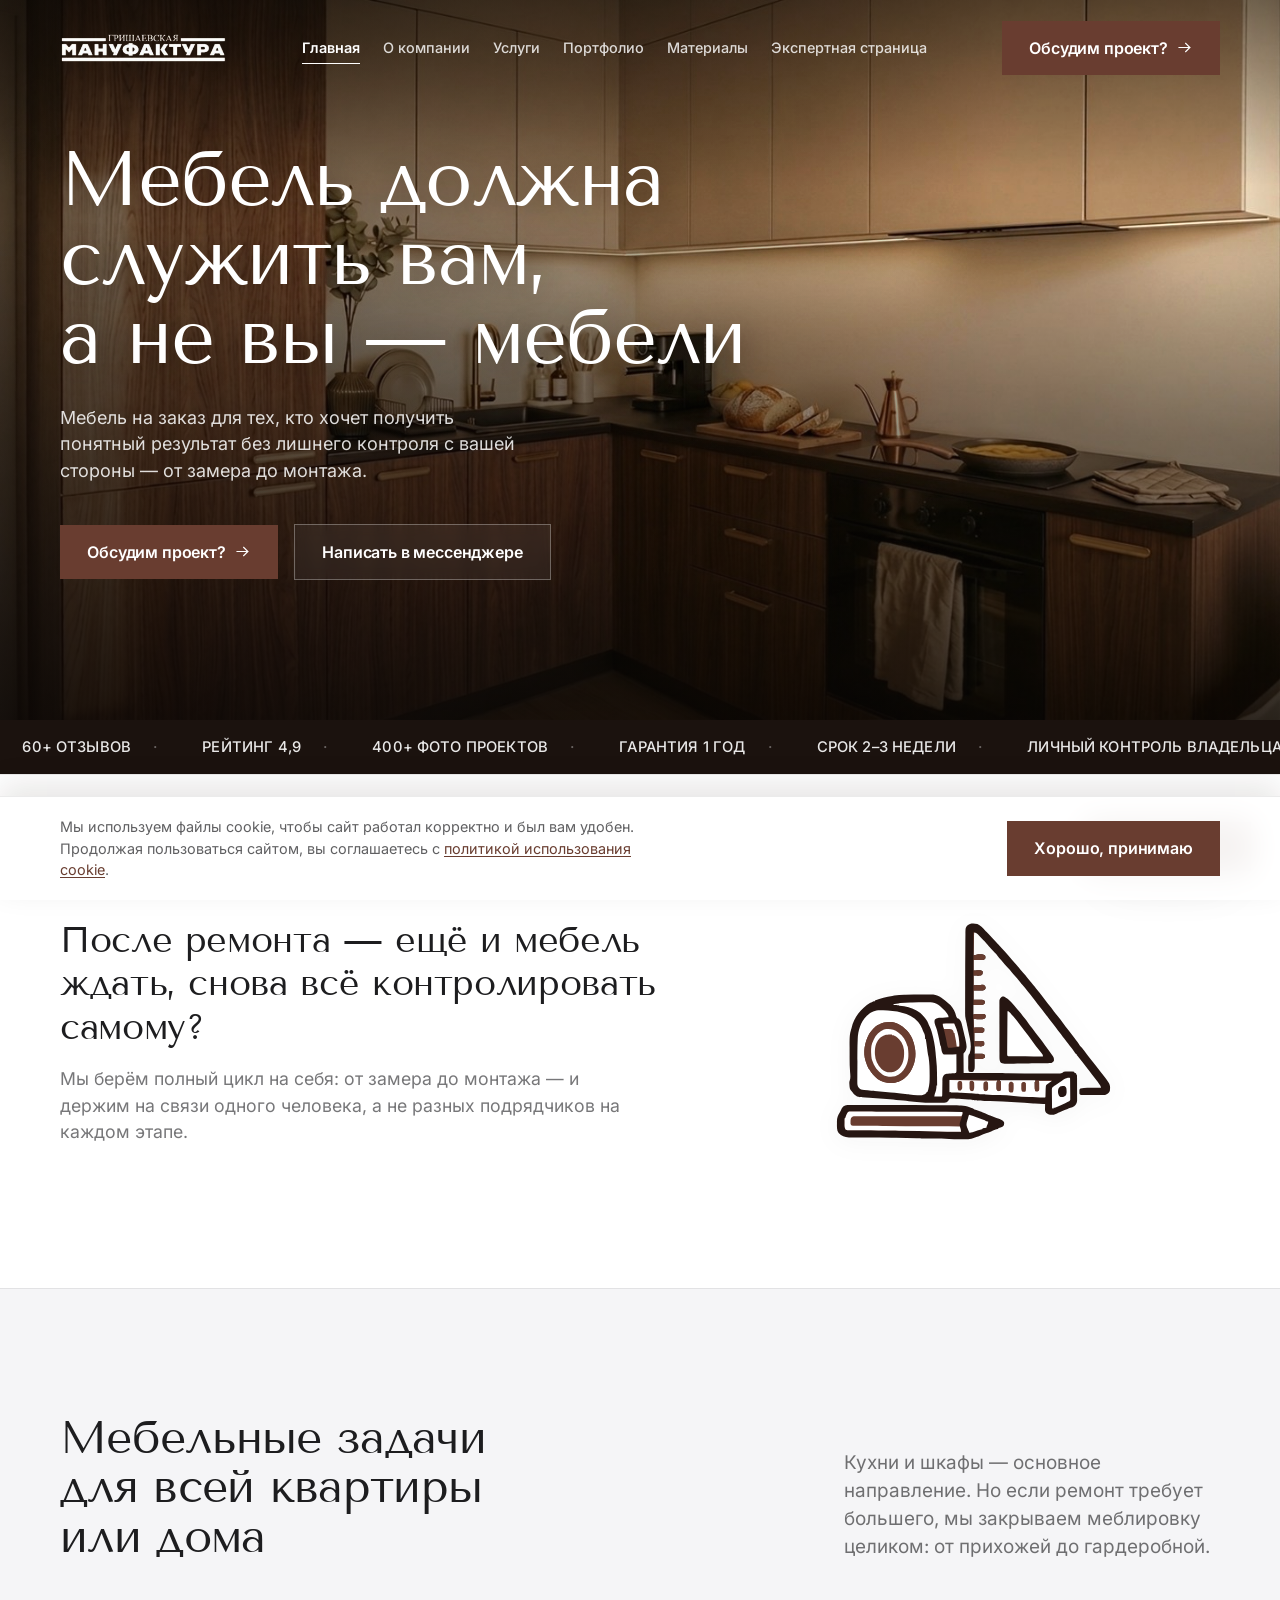
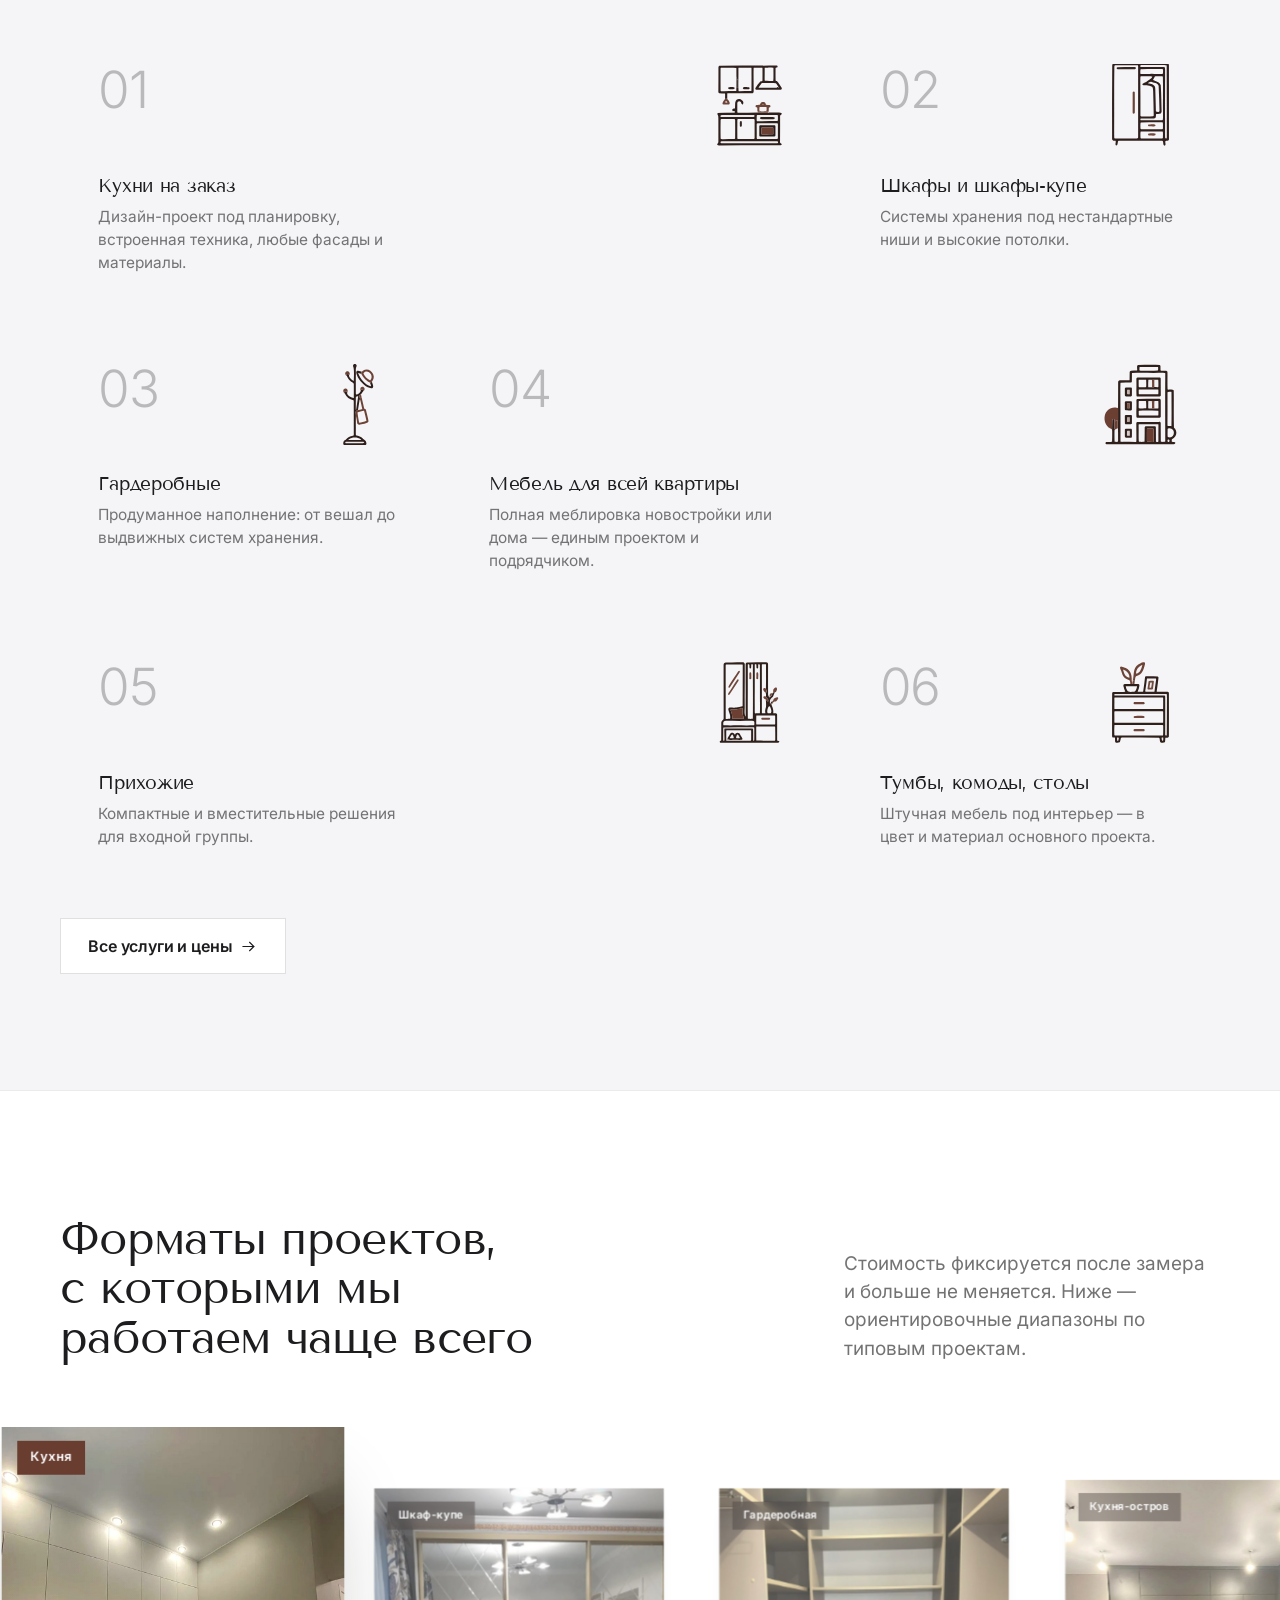
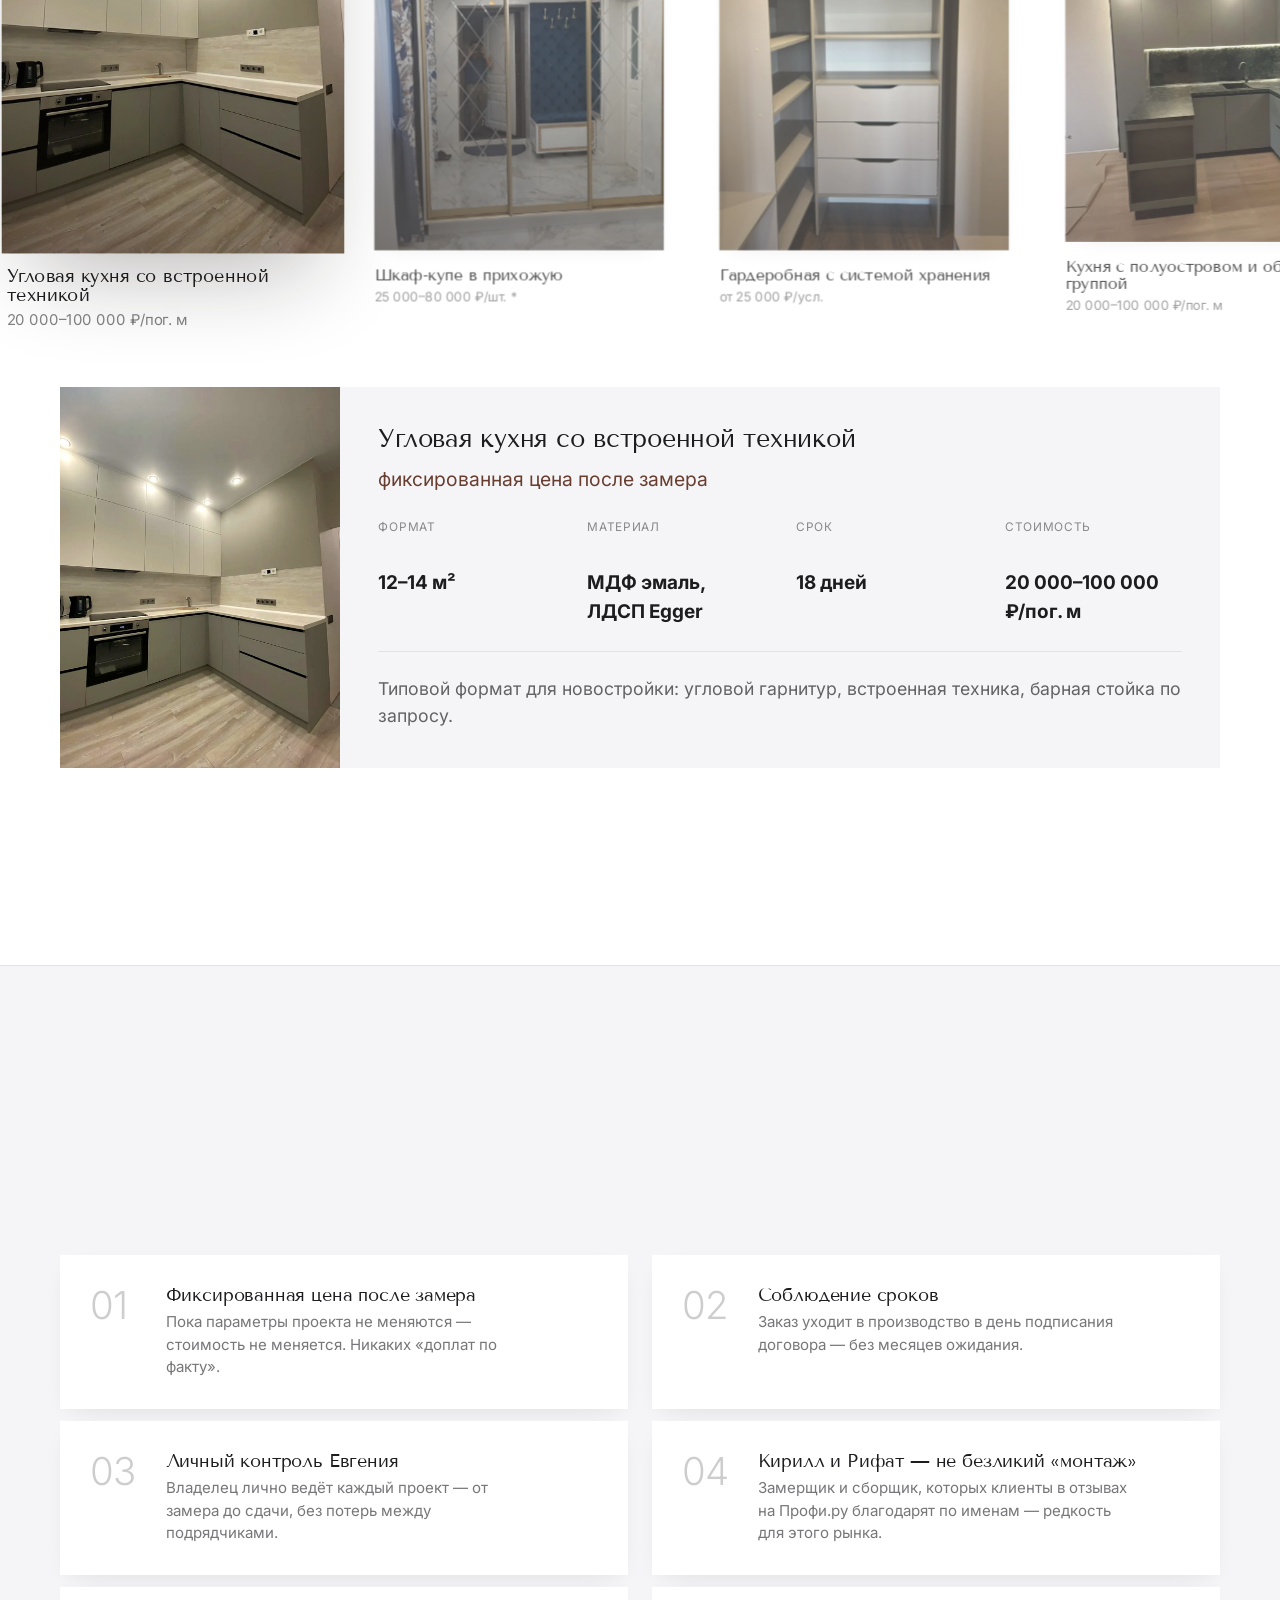
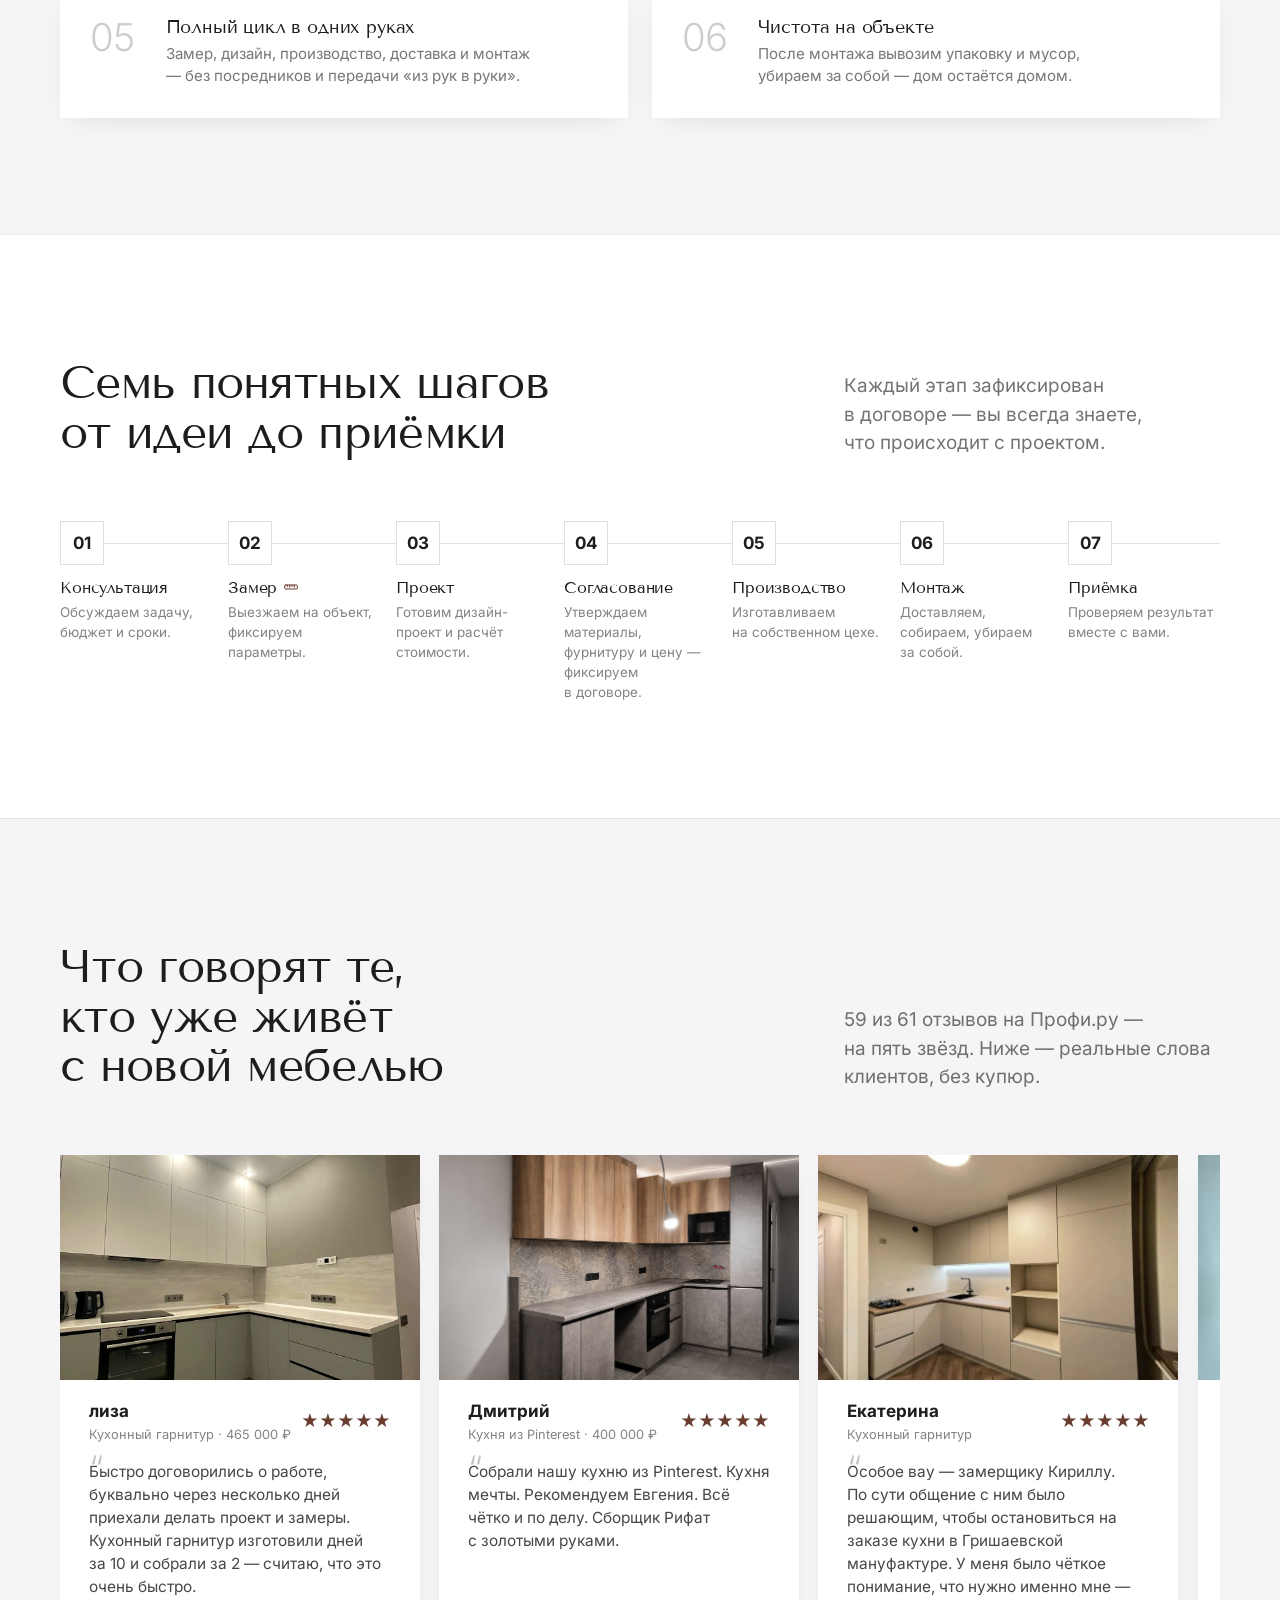
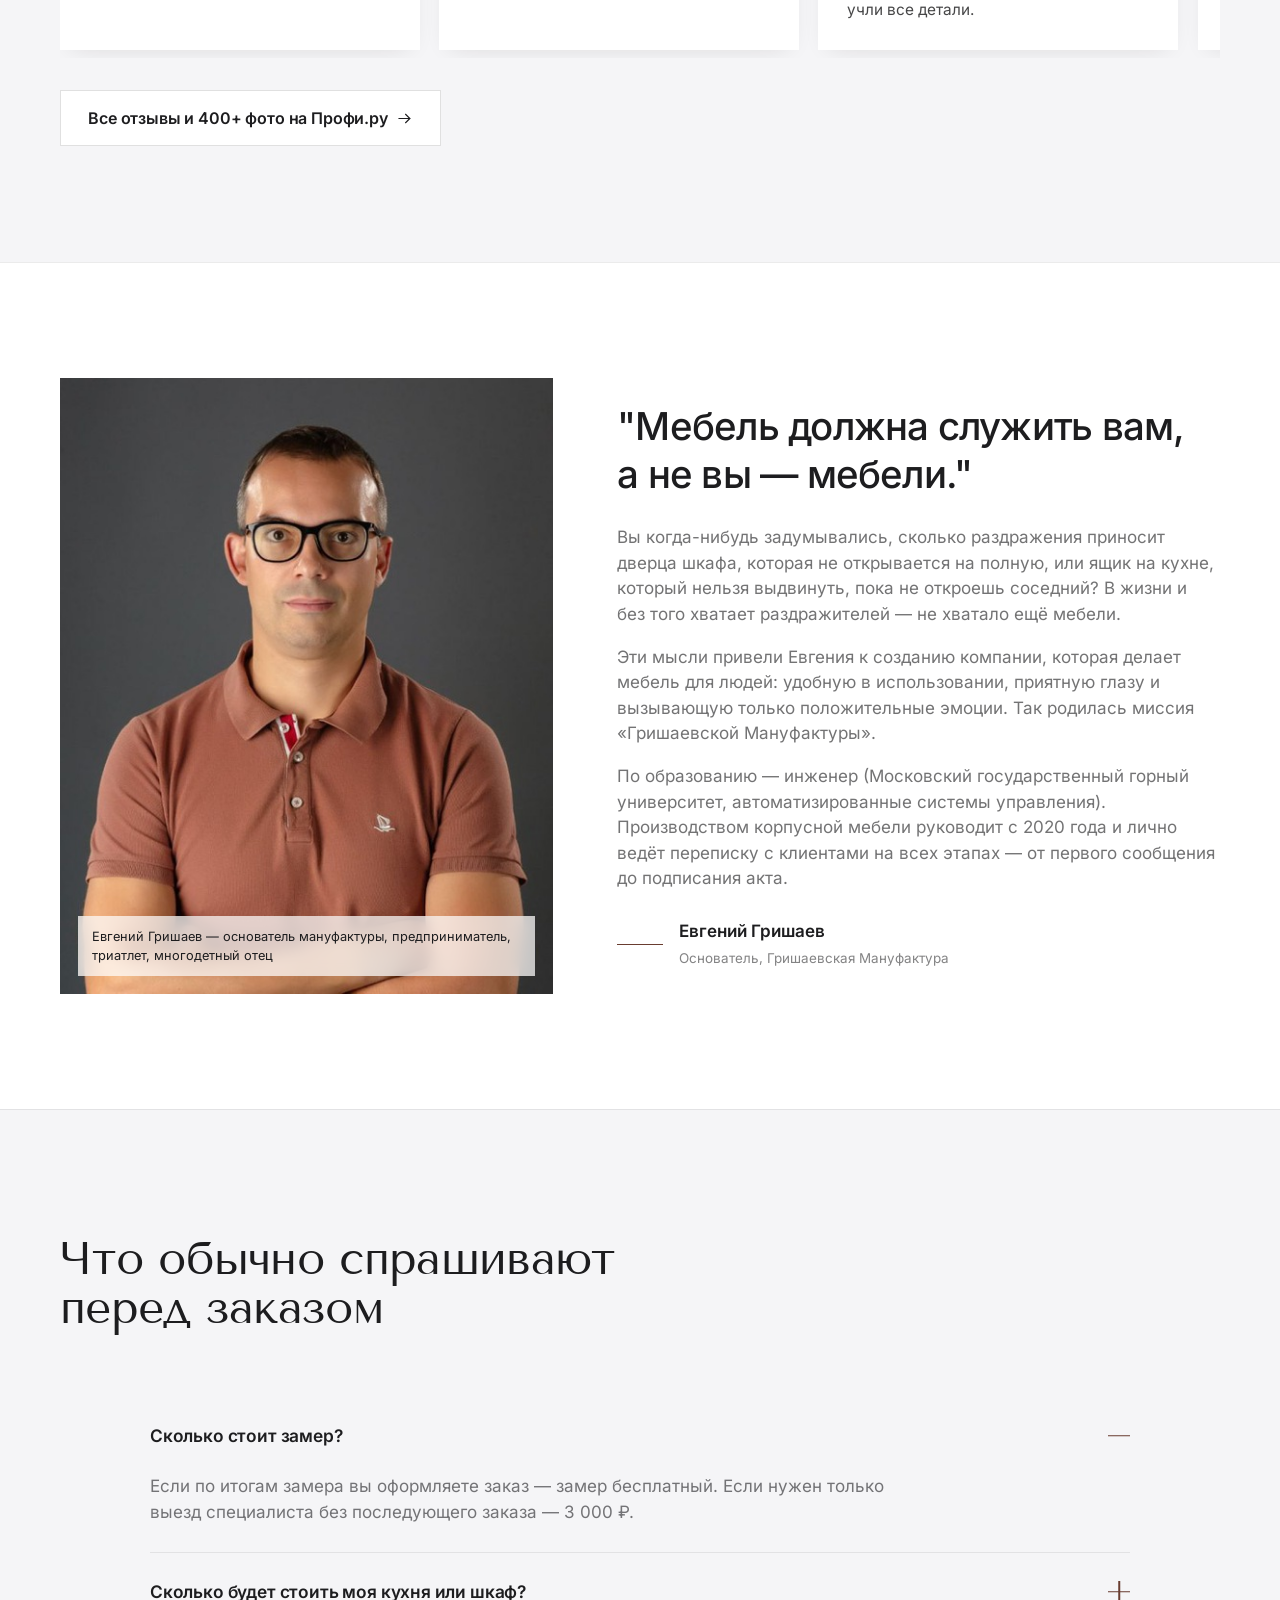
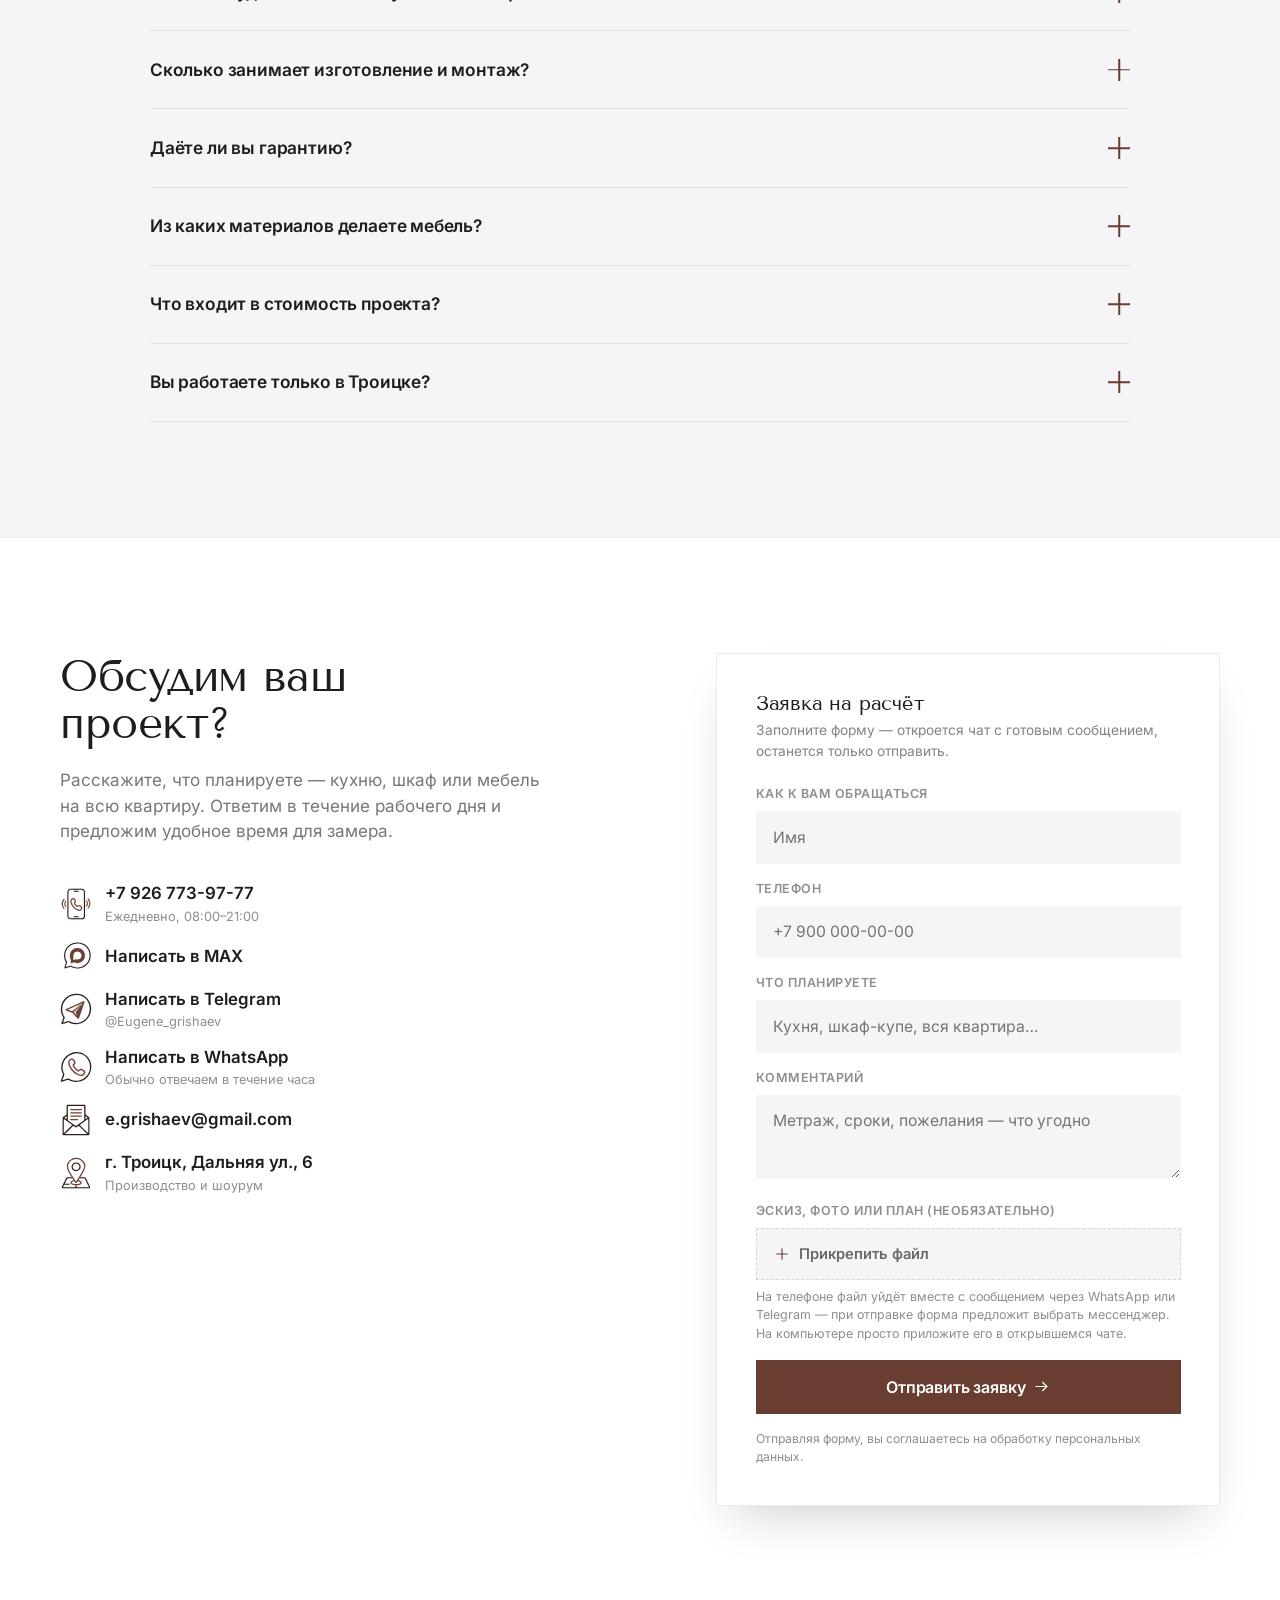
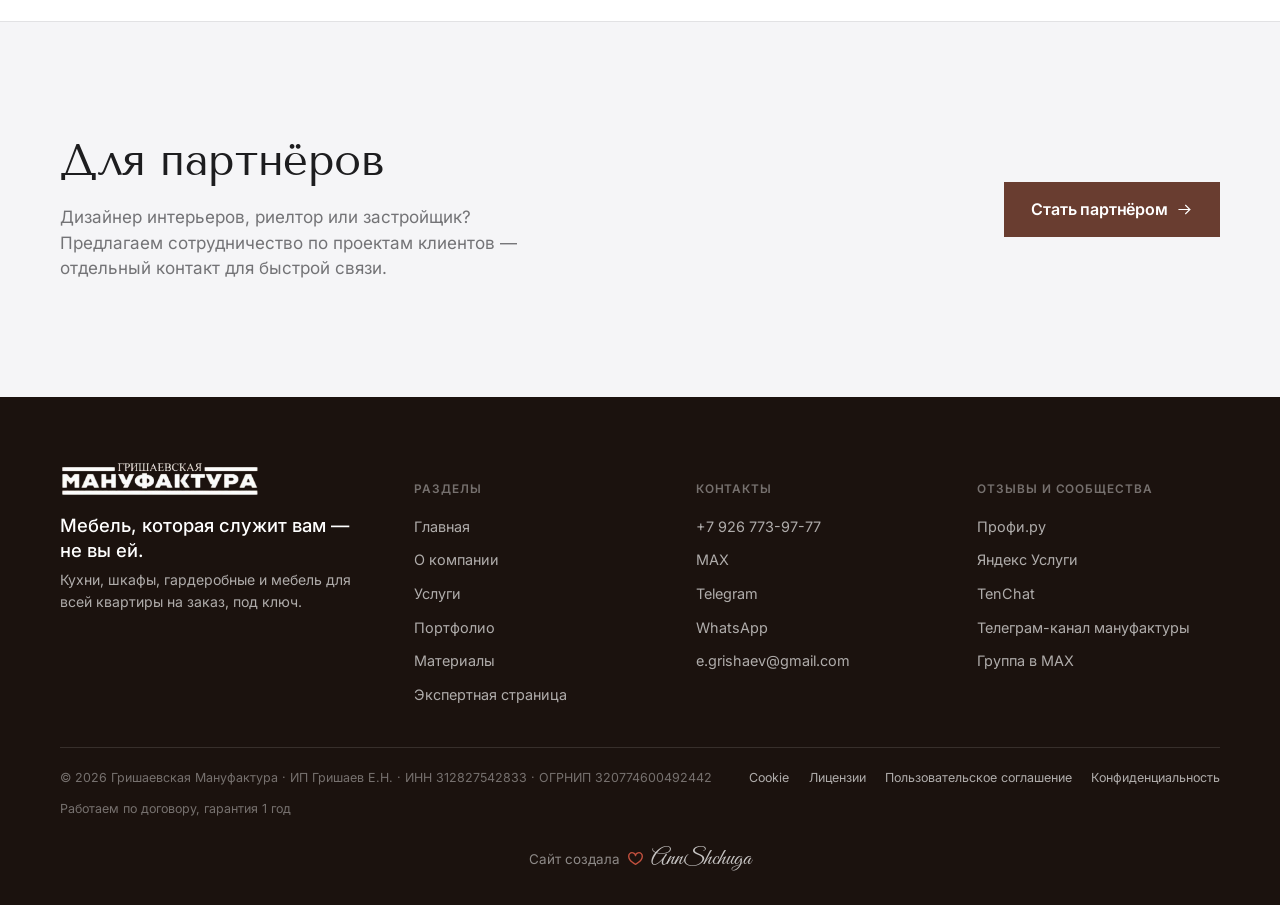
<file: index.html>
<!DOCTYPE html>
<html lang="ru">
<head>
<meta charset="UTF-8">
<meta name="viewport" content="width=device-width, initial-scale=1">
<title>Гришаевская Мануфактура — кухни и шкафы на заказ</title>
<meta name="description" content="Мебель должна служить вам, а не вы — мебели. Кухни и шкафы на заказ под ключ: замер, проект, производство, монтаж и уборка после установки. Работаем по договору, гарантия 1 год.">
<meta property="og:title" content="Гришаевская Мануфактура — кухни и шкафы на заказ">
<meta property="og:description" content="Мебель должна служить вам, а не вы — мебели. Кухни и шкафы на заказ под ключ: замер, проект, производство, монтаж и уборка после установки. Работаем по договору, гарантия 1 год.">
<meta property="og:type" content="website">
<meta property="og:image" content="assets/og-image.jpg">
<meta property="og:image:width" content="1200">
<meta property="og:image:height" content="630">
<meta name="twitter:card" content="summary_large_image">
<meta name="twitter:title" content="Гришаевская Мануфактура — кухни и шкафы на заказ">
<meta name="twitter:description" content="Мебель должна служить вам, а не вы — мебели. Кухни и шкафы на заказ под ключ: замер, проект, производство, монтаж и уборка после установки. Работаем по договору, гарантия 1 год.">
<meta name="twitter:image" content="assets/og-image.jpg">
<link rel="icon" href="data:image/svg+xml,%3Csvg xmlns='http://www.w3.org/2000/svg' viewBox='0 0 32 32'%3E%3Crect width='32' height='32' fill='%23714E44'/%3E%3Ctext x='16' y='22' font-family='Georgia,serif' font-size='18' fill='%23F7F3EE' text-anchor='middle'%3EГМ%3C/text%3E%3C/svg%3E">
<link rel="icon" href="assets/favicon-32.png" sizes="32x32" type="image/png">
<link rel="apple-touch-icon" href="assets/apple-touch-icon.png">
<link rel="stylesheet" href="css/style.css">
</head>
<body>

<!-- ============================= SVG ICON SPRITE ============================= -->
<svg width="0" height="0" style="position:absolute" aria-hidden="true">
<defs>
  <symbol id="icon-shield" viewBox="0 0 24 24" fill="none" stroke="currentColor" stroke-width="1.5" stroke-linecap="round" stroke-linejoin="round">
    <path d="M12 3l8 3.2v5.4c0 5-3.5 8-8 9.4-4.5-1.4-8-4.4-8-9.4V6.2z"/><path d="M8.8 12l2.2 2.2 4.2-4.4"/>
  </symbol>
  <symbol id="icon-star" viewBox="0 0 24 24" fill="currentColor" stroke="none">
    <path d="M12 2.5l2.9 6.3 6.8.7-5.1 4.6 1.5 6.7L12 17.4 5.9 20.8l1.5-6.7-5.1-4.6 6.8-.7z"/>
  </symbol>
  <symbol id="icon-clock" viewBox="0 0 24 24" fill="none" stroke="currentColor" stroke-width="1.5" stroke-linecap="round" stroke-linejoin="round">
    <circle cx="12" cy="12" r="9"/><path d="M12 7.5V12l3.5 2"/>
  </symbol>
  <symbol id="icon-phone" viewBox="0 0 24 24" fill="none" stroke="currentColor" stroke-width="1.5" stroke-linecap="round" stroke-linejoin="round">
    <path d="M6.6 3h3l1.4 4.4-2.3 1.9a13.2 13.2 0 0 0 6 6l1.9-2.3L21 17.4v3a1.8 1.8 0 0 1-2 1.8C10.4 21.3 4.7 15.6 2.2 7.1A1.8 1.8 0 0 1 4 5z"/>
    <path stroke="var(--walnut)" d="M15.5 2.5a7 7 0 0 1 5 5"/>
    <path stroke="var(--walnut)" d="M15.5 6a3.6 3.6 0 0 1 2.6 2.6"/>
  </symbol>
  <symbol id="icon-chat" viewBox="0 0 24 24" fill="none" stroke="currentColor" stroke-width="1.5" stroke-linecap="round" stroke-linejoin="round">
    <path d="M21 12.2a8.5 8.5 0 1 1-3.6-6.9L21 4l-1.1 4A8.4 8.4 0 0 1 21 12.2Z"/>
    <path stroke="var(--walnut)" fill="var(--walnut)" stroke-width="1.1" d="M9 9.6a3 3 0 1 0 2.3 5L14 15l-.8-2.6a3 3 0 0 0-4.2-2.8Z"/>
  </symbol>
  <symbol id="icon-send" viewBox="0 0 24 24" fill="none" stroke="currentColor" stroke-width="1.5" stroke-linecap="round" stroke-linejoin="round">
    <circle cx="12" cy="12" r="9.5"/>
    <path stroke="var(--walnut)" fill="var(--walnut)" stroke-width="1.1" d="M7.5 12.2 17 7.4l-3.3 9.4-2-3.1-3.6-1Z"/>
  </symbol>
  <symbol id="icon-mail" viewBox="0 0 24 24" fill="none" stroke="currentColor" stroke-width="1.5" stroke-linecap="round" stroke-linejoin="round">
    <rect x="3" y="5.5" width="18" height="13" rx="1"/><path d="M3.5 6.5l8.5 6.5 8.5-6.5"/>
    <path stroke="var(--walnut)" d="M7.5 14.5h4M7.5 16.7h6"/>
  </symbol>
  <symbol id="icon-pin" viewBox="0 0 24 24" fill="none" stroke="currentColor" stroke-width="1.5" stroke-linecap="round" stroke-linejoin="round">
    <path d="M12 22s7-6.7 7-12.6A7 7 0 0 0 5 9.4C5 15.3 12 22 12 22Z"/><circle stroke="var(--walnut)" cx="12" cy="9.4" r="2.4"/>
  </symbol>
  <symbol id="icon-max" viewBox="0 0 24 24" fill="none" stroke="currentColor" stroke-width="1.5" stroke-linecap="round" stroke-linejoin="round">
    <rect x="3" y="3" width="18" height="18" rx="6"/>
    <path stroke="var(--walnut)" d="M7 15.5V9l3.4 4.6L13.8 9v6.5"/>
    <path stroke="var(--walnut)" d="M17.4 9v6.5"/>
  </symbol>
  <symbol id="detail-phone" viewBox="8.0 23.6 213.9 227.0"><g><path fill="#261612" fill-opacity="0.965" stroke="#261612" stroke-width="0.5" stroke-opacity="0.965" d="M 178.32,48.72 c 0.31,45.59 0.46,91.18 0.44,136.78 c -0.28,12.67 -0.31,25.33 -0.09,38 c -0.02,1.25 -0.14,2.48 -0.37,3.71 c -0.99,9.7 -7.89,15.22 -16.82,17.65 c -27.53,1.05 -55.4,0.42 -82.98,0.45 c -12.51,0.69 -23.43,-5.52 -24.61,-18.81 c 0,-58.33 0.04,-116.67 0.1,-175 c 0.64,-13.08 10.02,-20.91 22.5,-22.48 c 26.67,-0.28 53.35,-0.28 80.02,-0.02 c 10.6,1.18 20.44,8.68 21.81,19.72 Z M 62.29,48.04 c -0.53,1.84 -0.83,3.72 -0.91,5.64 c -0.57,56.15 0.08,112.63 -0.24,168.82 c -0.01,2.25 0.38,4.43 1.18,6.53 c 2.82,5.99 7.54,9.03 14.18,9.11 c 27,-0.05 54,-0.1 81,-0.17 c 8.44,-0.25 13.27,-7.59 13.42,-15.47 c 0,-56.67 0,-113.33 0,-170 c 0.05,-10.82 -9.28,-17.04 -19.42,-16.46 c -24.99,0.25 -49.97,0.34 -74.96,0.28 c -7.09,1.04 -11.84,4.94 -14.25,11.72 Z M 99.12,46.97 c 0.25,-2.1 1.43,-3.33 3.55,-3.68 c 9.27,-0.23 18.56,-0.33 27.84,-0.29 c 5.51,0.04 6,7.15 0.83,7.72 c -9.3,-0.04 -18.6,-0.13 -27.9,-0.26 c -2.44,0.06 -3.88,-1.1 -4.32,-3.49 Z"/></g>
<g><path fill="var(--walnut)" fill-opacity="0.965" stroke="var(--walnut)" stroke-width="0.5" stroke-opacity="0.965" d="M 74.04,118 c -0.24,-12.92 15.21,-29.5 27.91,-21.28 c 9.13,9.27 21.03,21.15 6.67,32.29 c -0.73,0.95 -0.81,1.97 -0.25,3.03 c 3.54,6.18 9.95,14.47 16.25,17.9 c 5.1,0.91 8.98,-11.41 19.29,-4.15 c 7.06,5.2 18.7,12.43 15.23,22.84 c -3.92,12.61 -15.42,20.2 -28.62,16.23 c -27.92,-7.72 -53.09,-38.52 -56.48,-66.86 Z M 82.24,118 c 1.56,14.27 10.13,28.31 19.48,38.95 c 9.03,9.84 34.34,30.32 46.33,15.6 c 8.21,-9.24 -0.97,-13.93 -7.52,-19.51 c -4.06,-3.65 -7.9,2.87 -11.19,4.65 c -10.32,4.65 -24.46,-14.98 -28.73,-22.71 c -3.34,-7.05 1.78,-10.35 5.55,-15.36 c 3.2,-4.26 -6.64,-12.94 -8.94,-16.31 c -6.99,-3.94 -15.26,8.34 -14.98,14.69 Z"/></g>
<g><path fill="var(--walnut)" fill-opacity="0.957" stroke="var(--walnut)" stroke-width="0.5" stroke-opacity="0.957" d="M 208.82,139.13 c 0.36,-4.05 0.37,-8.1 0.02,-12.15 c -1.31,-8.58 -4.89,-16.1 -10.72,-22.54 c -3.09,-4.69 3.38,-8.56 6.82,-3.87 c 16.44,18.85 15.7,50.09 -1.91,67.84 c -3.29,1.83 -7.13,-1.38 -5.23,-5.07 c 5.55,-7.82 9.41,-14.54 11.02,-24.21 Z M 13.38,136 c 0.59,-11.96 4.65,-22.6 12.18,-31.92 c 3.19,-5.15 10.71,-3.58 8.41,2.38 c -14.03,14.84 -16.92,35.34 -5.91,52.99 c 2.44,3.03 11.48,12.13 1.46,12.47 c -8.25,-3.37 -17.5,-26.81 -16.14,-35.92 Z M 185.81,150.99 c 0.27,-2.72 3.62,-5.5 4.35,-8.44 c 3.34,-9.75 1.18,-17.64 -4.02,-26.08 c 0.08,-5.53 5.6,-4.94 8.08,-1.11 c 7.77,11.66 6.86,27.6 -1.71,38.6 c -2.68,2.59 -6.73,0.94 -6.7,-2.97 Z M 31.79,137 c -0.27,-7.25 1.8,-13.74 6.21,-19.48 c 2.49,-3.71 8.02,-3.34 7.35,1.81 c -5.4,8.61 -8.08,13.99 -5.11,24.75 c 0.82,4.25 9.51,11.18 2.23,13.72 c -7.2,0.18 -11.16,-15.18 -10.68,-20.8 Z"/></g>
<g><path fill="#261612" fill-opacity="0.075" stroke="#261612" stroke-width="0.5" stroke-opacity="0.075" d="M 62.29,48.04 c 0.78,0.05 1.09,0.49 0.94,1.32 c -0.26,7.13 1.31,15.95 1.15,23.21 c -0.39,1.49 -1.12,0.84 -2.07,1.8 c -0.92,3.57 1.85,17.05 2.02,22.19 c 0.35,1.89 -0.89,1.94 -2.04,2.83 c -0.21,2.07 -0.2,4.14 0.01,6.21 c 1.28,0.88 2.36,0.94 2.09,2.92 c -0.38,3.36 0.53,20.14 -0.64,21.9 c -2.51,1.51 -0.15,2.5 0.5,4.02 c 0.06,2.75 -0.22,5.46 -0.85,8.12 c 1.23,5.74 0.7,11.09 0.89,16.94 c -0.43,1.94 -2.16,0.76 -2.22,2.82 c 0.23,6.55 3.14,26.75 0.94,31.38 c -0.92,4.82 -0.32,10.41 -0.67,14.98 c 0.62,0.56 1.08,1.21 1.39,1.96 c -0.48,4.53 1.32,14.83 -1.41,18.39 c -0.8,-2.1 -1.19,-4.28 -1.18,-6.53 c 0.32,-56.19 -0.33,-112.67 0.24,-168.82 c 0.08,-1.92 0.38,-3.8 0.91,-5.64 Z"/></g>
<g><path fill="#261612" fill-opacity="0.933" stroke="#261612" stroke-width="0.5" stroke-opacity="0.933" d="M 98.08,227.04 c 0.25,-2.01 1.39,-3.11 3.4,-3.28 c 9.61,-0.16 19.22,-0.27 28.83,-0.33 c 5.92,-0.5 6.43,7.1 1.16,7.3 c -10.16,0.18 -20.32,0.1 -30.48,-0.25 c -1.76,-0.46 -2.74,-1.61 -2.91,-3.44 Z"/></g>
<g><path fill="var(--walnut)" fill-opacity="0.114" stroke="var(--walnut)" stroke-width="0.5" stroke-opacity="0.114" d="M 178.32,48.72 c 0.9,0.23 1.37,0.8 1.4,1.72 c -0.06,8.35 -0.08,16.7 -0.06,25.05 c 0.24,1.67 0.46,3.35 0.65,5.02 c 0,8.99 -0.03,17.98 -0.09,26.97 c 0.42,0.98 0.73,2 0.94,3.04 c -0.44,0.62 -0.74,1.3 -0.9,2.03 c 0.03,4.97 0.02,9.94 -0.01,14.91 c 0.08,0.74 0.3,1.43 0.64,2.09 c -0.29,0.64 -0.5,1.31 -0.62,2 c 0.01,22.33 0.03,44.66 0.07,66.98 c -0.36,1.98 -0.6,3.96 -0.71,5.97 c -0.15,7.24 0.51,14.59 -0.01,21.81 c -0.3,0.48 -0.74,0.78 -1.32,0.9 c 0.23,-1.23 0.35,-2.46 0.37,-3.71 c -0.22,-12.67 -0.19,-25.33 0.09,-38 c 0.02,-45.6 -0.13,-91.19 -0.44,-136.78 Z"/></g>
<g><path fill="var(--walnut)" fill-opacity="0.129" stroke="var(--walnut)" stroke-width="0.5" stroke-opacity="0.129" d="M 208.84,126.98 c 0.35,4.05 0.34,8.1 -0.02,12.15 c -1.44,-1.68 -1.29,-6.46 -0.73,-8.57 c 0.26,-0.74 -0.94,-3.99 0.75,-3.58 Z"/></g></symbol>
  <symbol id="detail-whatsapp" viewBox="10.3 12.8 202.4 197.9"><g><path fill="#261612" fill-opacity="0.965" stroke="#261612" stroke-width="0.5" stroke-opacity="0.965" d="M 14.96,201 c 5.02,-13.82 9.98,-27.67 14.88,-41.54 c 0.09,-0.52 0.04,-1.03 -0.15,-1.52 c -44.96,-85.45 54.98,-177.21 136.64,-125.64 c 74.11,49.21 43.7,164.54 -43.87,173.39 c -21.4,1.9 -42.16,-3.05 -60.96,-13.12 c -12.59,3.41 -28.27,9.13 -41.18,13.11 c -3.38,0.24 -5.17,-1.32 -5.36,-4.68 Z M 25.12,194.92 c 3.77,0.8 27.21,-8.34 32.83,-9.58 c 6.09,-2.56 11.71,2.86 17.11,4.97 c 50.66,22.97 107.29,-3.9 122.59,-56.99 c 14.48,-61.22 -32.02,-116.31 -95.11,-107.03 c -59.42,10.07 -95.51,75.86 -64.82,129.62 c 1.71,5.01 -10.12,32.47 -12.6,39.01 Z"/></g>
<g><path fill="var(--walnut)" fill-opacity="0.965" stroke="var(--walnut)" stroke-width="0.5" stroke-opacity="0.965" d="M 61.84,83 c 0.31,-16.61 22.05,-35.82 35.86,-19.04 c 11.19,13.68 17.94,20.82 1.94,35.05 c -1.29,1.65 -1.29,3.32 0.03,5.01 c 1.91,6.36 23.34,30.8 29.39,27.46 c 5.62,-5.17 9.55,-10.73 18.25,-8.12 c 7.74,4.64 25.49,12.33 22.52,24.11 c -7.73,27.43 -34.21,24.57 -54.17,12.3 c -24.97,-13.76 -52.92,-47.56 -53.82,-76.77 Z M 69.89,84 c 3.38,32.35 39.56,72.56 72.77,76.7 c 9.44,1.54 26.37,-14.72 14.89,-20.83 c -3.51,-1.86 -11.64,-9.96 -15.59,-8.48 c -7.93,6.2 -12.72,13.13 -23.4,5.52 c -8.37,-5.92 -34.78,-30.08 -27.15,-41.17 c 3.28,-4.52 12.6,-9.28 7.99,-15.78 c -3.4,-4.07 -10.25,-16.83 -16.77,-13.78 c -6.74,3.44 -13.09,9.66 -12.74,17.82 Z"/></g></symbol>
  <symbol id="detail-telegram" viewBox="12.4 13.6 193.5 194.8"><g><path fill="#261612" fill-opacity="0.965" stroke="#261612" stroke-width="0.5" stroke-opacity="0.965" d="M 16.96,111 c 1.93,-99.97 140.48,-130.88 178.47,-34 c 25.92,73.67 -39.49,146.24 -115.96,122.09 c -5.4,-2.08 -10.72,-4.31 -15.97,-6.71 c -5.73,0.89 -37.66,12.57 -40.54,11.22 c -2.39,-1.18 -3.23,-3.05 -2.51,-5.61 c 1.58,-5.15 12.65,-33.4 11.15,-36.3 c -9.82,-15.48 -14.7,-32.38 -14.64,-50.69 Z M 24.99,112 c 0.17,16.62 4.43,33.45 14.45,46.94 c 1.39,2.05 1.53,4.2 0.44,6.44 c -3.39,9.28 -6.52,18.64 -9.4,28.09 c 0.46,0.9 1.81,0.15 2.52,0.04 c 7.33,-1.85 25.23,-8.65 31.47,-9.29 c 19.36,9.47 33.85,13.75 55.99,11.49 c 94.8,-16.46 97.49,-152.47 3,-169.45 c -51.66,-6.84 -98.94,33.24 -98.47,85.74 Z"/></g>
<g><path fill="var(--walnut)" fill-opacity="0.973" stroke="var(--walnut)" stroke-width="0.5" stroke-opacity="0.973" d="M 46,116 c 0.01,-2.17 1.01,-3.68 3,-4.52 c 34.98,-15.54 69.89,-31.22 104.73,-47.04 c 4.41,-2.37 8.45,1.06 7.03,5.9 c -11.04,32.02 -22.02,64.05 -32.96,96.09 c -1.22,4.32 -5.95,5.65 -9.24,2.52 c -10.51,-11.47 -20.84,-24.21 -31.51,-35.39 c -12.88,-4.39 -25.71,-8.94 -38.49,-13.65 c -1.59,-0.81 -2.45,-2.12 -2.56,-3.91 Z M 122.76,86.81 c -20.22,9.4 -41.07,18.82 -61.47,27.89 c -0.71,0.3 -1.04,0.82 -0.99,1.56 c 8.65,2.84 17.33,5.6 26.04,8.27 c 13.3,-10.77 26.61,-21.54 39.95,-32.28 c 3.75,-2.84 7.53,-5.62 11.36,-8.34 c 2.56,0.13 -1.19,3.8 -1.45,4.79 c -1.19,2.53 -2.72,4.84 -4.59,6.91 c -3.58,3.4 -7.17,6.81 -10.74,10.21 c -6.86,5.99 -13.64,12.06 -20.34,18.2 c -1.92,1.78 -3.72,3.63 -5.41,5.57 c -0.02,0.53 0.14,0.99 0.5,1.38 c 6.7,7.55 13.32,15.15 19.84,22.8 c 0.35,-0.54 0.34,-1.1 -0.04,-1.68 c -1.89,-4.72 -8.58,-16.31 -8.51,-20.6 c 2.83,-5.78 13.18,-17.12 17.3,-23.32 c 3.36,-3.97 6.64,-8.01 9.82,-12.12 c 1.49,-1.86 2.89,-3.8 4.18,-5.81 c 3.46,-4.67 7.07,-9.21 10.84,-13.64 c 0.48,-0.46 0.56,-0.97 0.27,-1.51 c -1.92,0.58 -3.82,1.25 -5.71,2 c -6.84,3.48 -13.79,6.72 -20.85,9.72 Z"/></g>
<g><path fill="var(--walnut)" fill-opacity="0.012" stroke="var(--walnut)" stroke-width="0.5" stroke-opacity="0.012" d="M 122.76,86.81 c 3.31,0.71 1.24,0.59 1.46,2.46 c 0.57,1.08 1.26,2.07 2.07,2.98 c -13.34,10.74 -26.65,21.51 -39.95,32.28 c -8.71,-2.67 -17.39,-5.43 -26.04,-8.27 c -0.05,-0.74 0.28,-1.26 0.99,-1.56 c 20.4,-9.07 41.25,-18.49 61.47,-27.89 Z"/></g>
<g><path fill="var(--walnut)" fill-opacity="0.031" stroke="var(--walnut)" stroke-width="0.5" stroke-opacity="0.031" d="M 120.87,105.82 c 1.19,0.67 2.31,1.45 3.34,2.35 c -4.12,6.2 -14.47,17.54 -17.3,23.32 c -0.07,4.29 6.62,15.88 8.51,20.6 c 0.38,0.58 0.39,1.14 0.04,1.68 c -6.52,-7.65 -13.14,-15.25 -19.84,-22.8 c -0.36,-0.39 -0.52,-0.85 -0.5,-1.38 c 1.69,-1.94 3.49,-3.79 5.41,-5.57 c 6.7,-6.14 13.48,-12.21 20.34,-18.2 Z"/></g>
<g><path fill="var(--walnut)" fill-opacity="0.086" stroke="var(--walnut)" stroke-width="0.5" stroke-opacity="0.086" d="M 131.61,95.61 c 0.78,0.29 1.59,0.44 2.42,0.44 c -3.18,4.11 -6.46,8.15 -9.82,12.12 c -1.03,-0.9 -2.15,-1.68 -3.34,-2.35 c 3.57,-3.4 7.16,-6.81 10.74,-10.21 Z"/></g>
<g><path fill="var(--walnut)" fill-opacity="0.255" stroke="var(--walnut)" stroke-width="0.5" stroke-opacity="0.255" d="M 136.2,88.7 c 0.4,0.87 1.07,1.38 2.01,1.54 c -1.29,2.01 -2.69,3.95 -4.18,5.81 c -0.83,0 -1.64,-0.15 -2.42,-0.44 c 1.87,-2.07 3.4,-4.38 4.59,-6.91 Z"/></g>
<g><path fill="var(--walnut)" fill-opacity="0.063" stroke="var(--walnut)" stroke-width="0.5" stroke-opacity="0.063" d="M 138.21,90.24 c -0.94,-0.16 -1.61,-0.67 -2.01,-1.54 c 0.26,-0.99 4.01,-4.66 1.45,-4.79 c -3.83,2.72 -7.61,5.5 -11.36,8.34 c -0.81,-0.91 -1.5,-1.9 -2.07,-2.98 c -0.22,-1.87 1.85,-1.75 -1.46,-2.46 c 7.06,-3 14.01,-6.24 20.85,-9.72 c 1.89,-0.75 3.79,-1.42 5.71,-2 c 0.29,0.54 0.21,1.05 -0.27,1.51 c -3.77,4.43 -7.38,8.97 -10.84,13.64 Z"/></g></symbol>
  <symbol id="detail-mail" viewBox="12.0 16.2 173.2 196.1"><g><path fill="#261612" fill-opacity="0.961" d="M 16.21,192 c 0.96,-30.41 -0.53,-61.18 0.54,-91.51 c 0.68,-7.43 20.71,-13.41 24.03,-21.05 c 0.16,-17.31 0.23,-34.63 0.21,-51.95 c -0.17,-10.28 14.02,-5.9 20.52,-7.04 c 29.82,0.61 60.29,-0.32 90,0.42 c 3.45,0.83 5.25,3.03 5.4,6.62 c -0.01,17.33 0.05,34.65 0.17,51.97 c 3.16,7.5 22.13,12.78 23.92,21.04 c -0.05,33 -0.05,66 -0.03,99 c -0.16,4.85 -3.4,8.73 -8.47,8.59 c -49.67,0 -99.34,-0.04 -149.01,-0.12 c -8.72,-1.25 -7.15,-9.38 -7.28,-15.97 Z M 48.7,76 c 0.03,6.58 -1.07,37.6 1.46,41.21 c 15.24,11.08 30.55,22.07 45.93,32.97 c 1.53,0.8 3.05,0.81 4.59,0.04 c 14.56,-10.48 29.15,-20.93 43.76,-31.34 c 1.83,-1.13 3.28,-2.61 4.35,-4.43 c 0.19,-22.98 0.29,-45.96 0.29,-68.95 c -0.01,-5.29 -0.13,-10.57 -0.37,-15.84 c -0.33,-1.17 -2.24,-1.29 -3.2,-1.47 c -31.01,-0.18 -62.01,-0.15 -93.02,0.09 c -2.38,-0.21 -3.62,0.87 -3.72,3.22 c 0.01,14.83 -0.02,29.67 -0.07,44.5 Z M 27.64,100.03 c 3.07,3.95 7.95,5.87 11.68,9.16 c 0.48,0.44 0.96,0.48 1.44,0.11 c 0.13,-5.6 0.17,-11.2 0.13,-16.81 c -0.08,-1.41 -0.71,-1.71 -1.89,-0.9 c -4.04,2.49 -7.83,5.3 -11.36,8.44 Z M 156.79,94 c 0.03,4.52 0.05,9.04 0.09,13.56 c 0.21,1.46 0.91,1.72 2.1,0.78 c 1.72,-1.13 10.78,-6.82 10.5,-8.69 c -2.3,-3.18 -7.9,-6.05 -11.14,-8.52 c -1.81,-0.84 -1.57,1.91 -1.55,2.87 Z M 23.65,188 c 0.12,0.82 -0.42,8 2.01,5.26 c 15.37,-14.32 30.5,-28.88 45.4,-43.7 c 1.41,-1.17 2.54,-2.57 3.38,-4.2 c 0.24,-0.97 -1.83,-2.45 -2.41,-3.04 c -15.71,-11.53 -31.53,-22.88 -47.47,-34.06 c -0.47,0.66 -0.66,1.4 -0.55,2.22 c -0.08,25.84 -0.21,51.68 -0.36,77.52 Z M 122.98,145.02 c 3.3,5.86 20.41,20.34 25.75,26.76 c 7.99,7.35 15.81,14.87 23.48,22.56 c 0.26,0.28 0.55,0.36 0.89,0.24 c 0.46,-3.15 0.66,-6.32 0.61,-9.52 c 0.11,-17.52 0.2,-35.04 0.29,-52.56 c 0.02,-8 -0.29,-15.98 -0.94,-23.93 c -0.38,-0.29 -0.76,-0.28 -1.13,0.03 c -15.63,10.89 -31.39,22.7 -46.93,33.75 c -0.84,0.8 -1.51,1.69 -2.02,2.67 Z M 30.01,199.95 c 2.14,0.35 4.3,0.49 6.49,0.41 c 43.02,-0.11 86.04,-0.2 129.05,-0.26 c 0.5,0 0.83,-0.21 1.01,-0.64 c -13.5,-12.98 -26.9,-26.09 -40.18,-39.34 c -3.24,-3.06 -6.52,-6.08 -9.84,-9.04 c -4.85,-3.23 -13.59,11.58 -20.89,7.66 c -3.83,-2.4 -7.58,-4.92 -11.25,-7.56 c -1.86,-1.08 -3.52,-0.84 -4.98,0.73 c -16.4,16.1 -32.87,32.11 -49.41,48.04 Z"/></g>
<g><path fill="var(--walnut)" fill-opacity="0.965" d="M 132.7,54.65 c -1.04,0.27 -2.1,0.41 -3.18,0.4 c -21.1,0 -42.18,-0.11 -63.26,-0.33 c -2.81,-0.66 -3.83,-2.36 -3.05,-5.11 c 1.61,-1.97 3.7,-2.81 6.28,-2.54 c 20.34,0.08 40.68,0.1 61.02,0.06 c 5.07,-0.03 7.09,5.83 2.19,7.52 Z"/></g>
<g><path fill="var(--walnut)" fill-opacity="0.965" d="M 66.11,87.08 c 21.96,-0.13 43.91,-0.14 65.87,-0.04 c 1.11,0.18 1.97,0.72 2.6,1.64 c 1.26,3.22 0.22,5.22 -3.12,5.99 c -21.28,0.05 -42.68,0.35 -63.96,0.05 c -5,0.38 -6.39,-6.03 -1.39,-7.64 Z"/></g>
<g><path fill="var(--walnut)" fill-opacity="0.965" d="M 66.03,67.09 c 22.27,-0.13 44.53,-0.11 66.79,0.05 c 0.69,0.38 1.25,0.91 1.65,1.59 c 0.97,2.62 0.14,4.36 -2.48,5.24 c -21.98,0.13 -43.97,0.11 -65.96,-0.06 c -4.04,-0.58 -3.95,-6.19 0,-6.82 Z"/></g>
<g><path fill="var(--walnut)" fill-opacity="0.969" d="M 62.95,111.99 c -0.26,-3.76 2.44,-4.35 5.55,-4.19 c 13.51,0.02 27.02,-0.01 40.53,-0.07 c 4.81,0.47 4.76,8.19 -2.53,7.5 c -13.34,0.03 -26.67,-0.02 -40.01,-0.15 c -2,-0.09 -3.18,-1.12 -3.54,-3.09 Z"/></g>
<g><path fill="#261612" fill-opacity="0.024" d="M 27.64,100.03 c 3.53,-3.14 7.32,-5.95 11.36,-8.44 c 1.18,-0.81 1.81,-0.51 1.89,0.9 c 0.04,5.61 0,11.21 -0.13,16.81 c -0.48,0.37 -0.96,0.33 -1.44,-0.11 c -3.73,-3.29 -8.61,-5.21 -11.68,-9.16 Z M 156.79,94 c -0.02,-0.96 -0.26,-3.71 1.55,-2.87 c 3.24,2.47 8.84,5.34 11.14,8.52 c 0.28,1.87 -8.78,7.56 -10.5,8.69 c -1.19,0.94 -1.89,0.68 -2.1,-0.78 c -0.04,-4.52 -0.06,-9.04 -0.09,-13.56 Z"/></g>
<g><path fill="var(--walnut)" fill-opacity="0.18" d="M 131.98,87.04 c -21.96,-0.1 -43.91,-0.09 -65.87,0.04 c -0.18,-1.1 3.69,-0.85 4.39,-1.1 c 8,0.13 16,0.11 24,-0.05 c 12.01,-0.05 24.02,0.05 36.02,0.29 c 0.53,0.09 1.7,-0.16 1.46,0.82 Z"/></g>
<g><path fill="var(--walnut)" fill-opacity="0.294" d="M 66.03,73.91 c 21.99,0.17 43.98,0.19 65.96,0.06 c 0.07,1.21 -1.74,1.02 -2.48,1.08 c -9,-0.25 -18.01,-0.23 -27.01,0.03 c -11.69,-0.04 -23.38,-0.13 -35.07,-0.26 c -0.77,0.1 -1.24,-0.2 -1.4,-0.91 Z"/></g>
<g><path fill="var(--walnut)" fill-opacity="0.29" d="M 132.82,67.14 c -22.26,-0.16 -44.52,-0.18 -66.79,-0.05 c 0.16,-0.69 0.62,-1.01 1.36,-0.95 c 21.39,-0.2 42.77,-0.21 64.16,-0.02 c 0.74,-0.02 1.17,0.32 1.27,1.02 Z"/></g>
<g><path fill="var(--walnut)" fill-opacity="0.078" d="M 66.26,54.72 c 21.08,0.22 42.16,0.33 63.26,0.33 c 1.08,0.01 2.14,-0.13 3.18,-0.4 c 0.06,0.82 -0.32,1.26 -1.17,1.33 c -21.33,0.18 -42.66,0.12 -63.98,-0.17 c -0.91,0.15 -1.34,-0.21 -1.29,-1.09 Z"/></g></symbol>
  <symbol id="detail-pin" viewBox="10.0 15.6 193.5 208.2"><g><path fill="#261612" fill-opacity="0.965" stroke="#261612" stroke-width="0.5" stroke-opacity="0.965" d="M 77.93,79 c 1.66,-37.02 55.48,-37.52 59.08,-2.5 c 1.98,39.78 -58.06,42.27 -59.08,2.5 Z M 85.63,80 c 1.56,30.15 50.72,24.51 42.66,-7.67 c -9.41,-23 -43.12,-16.03 -42.66,7.67 Z M 78.89,146.99 c 1.88,1.91 4.06,5.63 4.93,8.13 c -6.89,-0.89 -23.5,-0.48 -31.34,-0.34 c -2.09,0.09 -3.45,1.15 -4.09,3.18 c -4.94,10.19 -9.92,20.36 -14.92,30.51 c 0.31,1.16 2.16,0.78 3.03,0.94 c 8.28,-0.16 16.56,-0.16 24.84,-0.01 c 4.58,1.17 3.48,7.25 -0.83,6.87 c -10.2,0.09 -20.38,0.17 -30.56,0.24 c -3.12,4.23 -4.8,9.02 -7.37,13.53 c -0.57,1.08 -0.25,1.67 0.94,1.78 c 26.28,0.19 52.59,0.2 78.86,-0.16 c 0.71,-0.15 1.09,-0.6 1.13,-1.34 c 0.08,-3.39 0.21,-6.77 0.38,-10.15 c 1.94,-0.43 5.36,-0.9 7.1,0.18 c -0.12,3.65 -0.03,7.29 0.27,10.92 c 0.32,0.41 0.74,0.6 1.27,0.57 c 25.65,0.01 51.3,0.01 76.95,-0.02 c 1.75,0.02 1.16,-1.48 0.65,-2.43 c -8.99,-17.81 -16.96,-36.14 -26.12,-53.85 c -3.56,-1.93 -15.44,-0.96 -19.84,-0.67 c -0.05,-0.42 -0.29,-0.7 -0.7,-0.83 c -3.34,-0.01 -6.68,-0.04 -10.03,-0.08 c -0.92,-0.1 -1.48,0.29 -1.68,1.16 c -0.52,0.01 -1.05,0.04 -1.57,0.09 c -0.07,-0.83 4.11,-7.24 4.99,-8.26 c 9.43,0.1 18.86,0.18 28.29,0.26 c 4.38,0.96 7.43,3.55 9.15,7.74 c 8.39,18.13 16.97,36.16 25.75,54.08 c 2.05,5.46 -2.34,10.24 -7.87,10.11 c -56.35,0.31 -112.66,0.25 -169.01,-0.13 c -6.17,-0.7 -8.66,-6.31 -5.74,-11.7 c 8.64,-17.14 17.06,-34.38 25.26,-51.74 c 2.05,-4.3 4.41,-7.75 9.51,-8.37 c 9.46,-0.11 18.91,-0.18 28.37,-0.21 Z"/></g>
<g><path fill="var(--walnut)" fill-opacity="0.965" stroke="var(--walnut)" stroke-width="0.5" stroke-opacity="0.965" d="M 135.18,146.95 c -0.88,1.02 -5.06,7.43 -4.99,8.26 c -0.69,0.1 -1.21,0.45 -1.55,1.07 c -2.04,3.36 -3.94,6.78 -5.7,10.27 c 0.1,0.62 0.46,0.99 1.08,1.11 c 10.33,1.61 26.54,8.92 18.01,21.91 c -7.2,7.72 -20.31,9.32 -30.25,9.89 c -0.39,0.18 -0.65,0.48 -0.79,0.89 c -1.74,-1.08 -5.16,-0.61 -7.1,-0.18 c -0.66,-0.37 -1.37,-0.64 -2.11,-0.81 c -10.36,-0.78 -25.18,-2.48 -31,-12.41 c -4.1,-10.28 7.2,-16.02 15.26,-18.33 c 1.89,-0.43 3.75,-0.88 5.57,-1.33 c -0.16,-1.74 -6.29,-11.4 -7.79,-12.17 c -0.87,-2.5 -3.05,-6.22 -4.93,-8.13 c -0.04,-0.61 -0.23,-1.18 -0.55,-1.7 c -19.72,-30.42 -47.07,-68.82 -18.4,-102.85 c 27.32,-30.52 73.06,-29.92 97.99,3.11 c 24.79,34.6 -4.15,69.2 -21.78,99.04 c -0.49,0.72 -0.81,1.51 -0.97,2.36 Z M 54.97,77 c 1.81,26.48 32.4,65.96 46.06,89.48 c 1.59,2.39 3.27,4.71 5.05,6.97 c 0.34,0.41 0.78,0.58 1.31,0.5 c 1.99,-2.37 3.86,-4.86 5.59,-7.47 c 15.73,-25 33.41,-50.05 44.72,-77.42 c 9.87,-30.11 -15.44,-58.71 -45.35,-60.8 c -28.83,-2.28 -57.04,18.65 -57.38,48.74 Z M 77.75,181.93 c 0.45,11.36 36.99,11.14 44.62,8.88 c 4.38,-0.8 18.08,-4.64 12.55,-11.13 c -2.85,-2.11 -15.72,-7.38 -18.24,-4.63 c -1.99,2.7 -3.93,5.44 -5.83,8.2 c -6.35,4.89 -10.88,-4.19 -14.01,-8.53 c -2.27,-2.42 -17.65,2.91 -19.09,7.21 Z"/></g>
<g><path fill="var(--walnut)" fill-opacity="0.561" d="M 144.17,154.87 c -4.13,0.11 -8.27,0.2 -12.41,0.25 c 0.2,-0.87 0.76,-1.26 1.68,-1.16 c 3.35,0.04 6.69,0.07 10.03,0.08 c 0.41,0.13 0.65,0.41 0.7,0.83 Z"/></g></symbol>
  <symbol id="detail-max" viewBox="0 0 221 230">
<g><path fill="var(--walnut)" fill-opacity="0.984" stroke="var(--walnut)" stroke-width="0.5" stroke-opacity="0.984" d="M 66.09,114 c 0.23,-30.63 21.83,-54.31 52.47,-56.55 c 64.43,-2.28 78.9,88.88 16.14,106.93 c -15.55,3.98 -25.7,1.16 -40.05,-4.01 c -5.5,2.29 -10.94,4.74 -16.32,7.33 c -3.08,1.06 -4.76,0 -5.03,-3.2 c -0.03,-7.36 -0.04,-14.71 -0.02,-22.06 c -5.16,-9.85 -7.01,-17.03 -7.19,-28.44 Z M 92.08,109.03 c -1.59,0.35 -0.91,3.35 -1.08,4.47 c 0.16,9.84 -0.37,20.02 0.28,29.8 c 0.1,0.33 0.31,0.46 0.63,0.39 c 0.79,0.52 1.61,0.59 2.48,0.19 c 4.06,-1.9 10.27,-7.36 14.84,-6.26 c 11.15,5.09 22.34,3.7 31.81,-4.08 c 25.93,-25.46 -4.67,-65.03 -35.11,-47.23 c -6.92,3.63 -14.95,14.91 -13.85,22.72 Z"/></g>
<g><path fill="#261612" fill-opacity="0.965" stroke="#261612" stroke-width="0.5" stroke-opacity="0.965" d="M 24.78,114 c -0.49,-29.43 10.26,-53.93 32.24,-73.5 c 55.38,-46.43 146.68,-20.47 157.79,54.03 c 12.85,81.44 -70.27,136.04 -141.8,97.96 c -2.3,-0.98 -34.4,10.45 -39.63,11.38 c -4.14,0.55 -6.03,-1.24 -5.66,-5.39 c 3.01,-11.32 6.2,-22.59 9.58,-33.8 c 0.49,-1.36 0.72,-2.75 0.69,-4.18 c -8.1,-14.99 -13.12,-29.16 -13.21,-46.5 Z M 32.62,111 c -0.2,16.56 4.04,31.89 12.71,45.99 c 0.98,1.74 1.18,3.57 0.59,5.49 c -3,10.04 -5.87,20.1 -8.63,30.2 c -0.59,1.6 1.19,1.56 2.16,1.22 c 6.16,-1.87 30.76,-11.12 35.3,-9.26 c 18.8,9.61 34.26,13.75 55.75,12.18 c 60.33,-8.38 92.35,-63.65 71.17,-120.86 c -38.28,-83.95 -167.13,-59.06 -169.05,35.04 Z"/></g>
<g><path fill="var(--walnut)" fill-opacity="0.388" d="M 92.08,109.03 c -0.05,11.56 -0.1,23.12 -0.17,34.66 c -0.32,0.07 -0.53,-0.06 -0.63,-0.39 c -0.65,-9.78 -0.12,-19.96 -0.28,-29.8 c 0.17,-1.12 -0.51,-4.12 1.08,-4.47 Z"/></g>
  </symbol>
  <symbol id="icon-arrow" viewBox="0 0 24 24" fill="none" stroke="currentColor" stroke-width="1.5" stroke-linecap="round" stroke-linejoin="round">
    <path d="M4 12h16M13.5 6l6 6-6 6"/>
  </symbol>
  <symbol id="mark-kitchen" viewBox="18.1 6.5 214.9 263.5"><g><path fill="#261612" fill-opacity="0.953" d="M 57.08,82.92 c 3.35,-4.5 22.31,-4.08 21.51,0.56 c -2.16,5.59 -11.49,2.48 -16.09,3.22 c -2.38,0.11 -4.3,-1.89 -5.42,-3.78 Z M 153.02,160.78 c 10.34,0.5 20.69,0.53 31.04,0.09 c 6.16,0.04 38.76,-0.95 41.91,0.84 c 2.15,1.02 2.64,2.54 1.48,4.56 c -1.1,1.11 -2.34,2.02 -3.73,2.76 c -0.57,0.73 -0.92,1.55 -1.02,2.48 c 0.14,27.33 0.07,54.67 -0.22,82 c -0.06,1.35 0.23,2.61 0.86,3.8 c 1.53,0.37 6.29,3.98 3.9,5.54 c -2.79,3.27 -10.78,1.34 -14.74,1.94 c -61.33,-0.03 -122.67,0.05 -184,0.25 c -1.72,0.01 -3.35,-0.36 -4.9,-1.08 c -2.29,-3.82 3.66,-6.04 3.11,-10.45 c 0.06,-25.01 0.06,-50.01 -0.03,-75.01 c -0.12,-2.33 -0.29,-4.65 -0.51,-6.96 c -0.79,-2.1 -1.71,-4.14 -2.75,-6.13 c -0.12,-1.89 0.73,-3.04 2.56,-3.43 c 16.5,-0.1 33,-0.29 49.51,-0.55 c 3.24,-0.14 5,-1.57 3.44,-4.81 c -1.93,-1.47 -4.39,-0.5 -6.58,-1.24 c -0.93,-0.25 -1.47,-0.86 -1.6,-1.82 c -1.01,-5.51 4.35,-4.76 7.76,-5.75 c 0.42,-0.41 0.73,-0.9 0.93,-1.46 c 0.34,-5.6 0.55,-11.22 0.64,-16.85 c 4.6,-23.11 33.83,-6.37 24.2,5.24 c -4.61,1.21 -4.51,-4.62 -6.32,-7.25 c -4.17,-5.2 -11.03,-2.46 -11.08,4.01 c -0.08,9 -0.05,17.99 0.08,26.99 c 0.2,2.1 1.38,3.03 3.54,2.78 c 20.83,-0.19 41.71,0.16 62.52,-0.49 Z M 33.07,172.08 c 1.39,2.2 2.11,2.36 4.55,2.69 c 33.59,0.03 67.29,-0.01 100.85,-0.37 c 5.09,-0.6 4.29,-6.21 -0.96,-6.1 c -29,0 -58.01,0.01 -87.01,0.05 c -2.62,0.23 -14.94,-0.52 -16.42,1.36 c -0.37,0.78 -0.7,1.56 -1.01,2.37 Z M 148.34,185 c 0.34,2.14 0.74,3.05 3.16,3.01 c 20.66,0.03 41.32,-0.03 61.98,-0.17 c 1.33,-0.21 2.06,-1.01 2.16,-2.39 c 0.22,-4.96 0.22,-9.91 0,-14.87 c -0.24,-2.22 -2.35,-2.27 -4.13,-2.36 c -20.27,-0.12 -40.53,-0.02 -60.79,0.3 c -1.41,0.37 -2.14,1.29 -2.19,2.76 c -0.14,4.57 -0.21,9.15 -0.19,13.72 Z M 158.19,177.95 c 1.32,-1.81 3.08,-2.83 5.3,-3.04 c 6.92,0.65 37.86,-1.62 41.7,1.54 c 2.88,2.34 -1.17,5.37 -3.69,5.34 c -5.71,-0.07 -37.76,0.91 -40.38,-0.49 c -1.41,-0.75 -2.38,-1.87 -2.93,-3.35 Z M 33.55,207 c 0.01,11.17 0.1,22.34 0.27,33.51 c 0.13,4.12 0.62,4.43 4.67,4.49 c 12.34,0.01 24.68,-0.02 37.02,-0.09 c 3.26,0.33 4.75,-1.14 4.45,-4.4 c 0.15,-18.68 0.15,-37.35 -0.01,-56.02 c -0.08,-2.18 -1.23,-3.23 -3.44,-3.15 c -12.92,-0.33 -25.83,-0.33 -38.75,-0.02 c -2.44,-0.27 -3.76,0.79 -3.96,3.18 c -0.01,7.5 -0.09,15 -0.25,22.5 Z M 86.82,212 c 0.09,9.83 0.14,19.67 0.15,29.5 c 0.01,3.03 1.94,3.4 4.52,3.37 c 15.98,0.09 31.95,-0.01 47.92,-0.27 c 2.08,-0.35 2.34,-2.32 2.36,-4.09 c 0,-18.67 0,-37.33 0.01,-56 c 0.21,-2.68 -2.03,-3.46 -4.28,-3.33 c -15.33,0.18 -30.67,0.12 -46.01,-0.16 c -2.85,-0.06 -4.47,0.26 -4.51,3.48 c 0.04,9.17 -0.01,18.33 -0.16,27.5 Z M 148.37,197 c 0.2,14.67 0.24,29.33 0.13,44 c -0.06,1.37 0.42,2.49 1.45,3.36 c 20.84,0.29 41.69,0.38 62.55,0.28 c 2.58,-0.13 3.69,-1.51 3.31,-4.13 c -0.1,-14.01 -0.11,-28.02 -0.03,-42.03 c 0.02,-2.88 -1.4,-4.11 -4.28,-3.69 c -20,0.31 -40,0.19 -60,-0.37 c -1.75,0.01 -2.8,0.87 -3.13,2.58 Z M 33.29,253.89 c 0.26,3.7 1.84,4.23 5.2,4.3 c 57.67,-0.07 115.34,-0.1 173.01,-0.09 c 6.3,0.82 6.61,-7.35 0.01,-6.69 c -58.01,0.6 -116.01,-0.09 -174.02,0.06 c -1.96,-0.13 -3.36,0.67 -4.2,2.42 Z"/></g>
<g><path fill="#261612" fill-opacity="0.945" d="M 54.89,117.68 c -2.37,-1.09 -4.73,-1.08 -7.08,0.05 c 0.24,-5.4 0.32,-10.82 0.24,-16.25 c 0.06,-0.63 -0.14,-1.16 -0.58,-1.59 c -5.99,-0.27 -11.98,-0.55 -17.98,-0.83 c -1.79,-0.5 -2.73,-1.68 -2.84,-3.54 c 0.24,-26.35 0.34,-52.69 0.29,-79.03 c 0.61,-2.99 2.46,-4.44 5.55,-4.35 c 59.34,-0.19 118.67,-0.41 178.01,-0.63 c 2.83,-0.17 4.29,1.13 4.38,3.88 c -1,4.5 -6.58,1.36 -6.58,4.22 c -0.12,13.2 -0.08,26.41 0.12,39.61 c 0.34,1.45 3.61,1.31 4.68,2.01 c 4.4,3.06 10.54,15.32 14.12,20.11 c 1.16,1.85 1.21,3.73 0.15,5.63 c -1.15,1.68 -4.1,1.47 -5.87,1.52 c -24.67,-0.06 -49.34,-0.14 -74.02,-0.24 c -3.07,-0.68 -4.1,-2.54 -3.1,-5.58 c 4.62,-7.18 9.8,-13.94 15.52,-20.28 c 1.52,-2.23 6.64,-1.07 6.78,-3.01 c 0.12,-13.26 0.14,-26.52 0.04,-39.78 c -0.32,-1.09 -1.07,-1.52 -2.25,-1.31 c -8.27,-0.2 -16.54,-0.22 -24.81,-0.08 c -0.74,0.54 -1.09,1.28 -1.06,2.22 c -0.5,24.33 0.24,48.73 0.17,73.07 c -0.06,4.14 -2.15,6 -6.27,5.59 c -25.58,0.12 -51.16,0.21 -76.74,0.28 c -0.61,0.55 -0.88,1.25 -0.78,2.11 c -0.04,5.4 -0.07,10.8 -0.09,16.2 Z M 83.84,81.01 c 1.61,0.3 1.04,-1.81 1.6,-2.64 c 1.13,1.76 2.75,2.65 4.87,2.64 c 0.29,3.17 0.39,6.34 0.31,9.52 c -0.04,0.95 0.33,1.64 1.13,2.09 c 13.09,-0.05 26.18,-0.14 39.25,-0.25 c 0.56,-0.49 0.81,-1.12 0.75,-1.88 c 0.19,-23.34 0.24,-46.67 0.15,-70 c 0.07,-0.81 -0.21,-1.45 -0.84,-1.93 c -9.51,-0.19 -19.03,-0.28 -28.56,-0.27 c -3.82,-0.05 -7.63,0.09 -11.42,0.43 c -0.56,0.83 -0.79,1.76 -0.68,2.79 c 0.07,11.16 0.07,22.33 -0.02,33.5 c -0.88,-0.28 -1.55,-0.84 -1.99,-1.67 c -0.2,1.2 -0.5,2.39 -0.9,3.55 c -0.77,0.62 -1.05,1.69 -2.12,0.92 c -0.1,-3.12 -0.14,-6.25 -0.11,-9.39 c 0.02,-0.93 -0.42,-1.41 -1.32,-1.43 c 0.02,-8.83 0,-17.65 -0.06,-26.48 c 0.05,-0.56 -0.13,-1.02 -0.54,-1.38 c -14.74,-1.91 -32.84,-0.59 -47.91,-0.41 c -1.52,0.27 -2.11,1.19 -1.77,2.76 c -0.08,22.67 -0.03,45.35 0.15,68.02 c 0.02,1.27 -0.18,3.42 1.75,3.12 c 3.32,0.02 6.63,0.05 9.94,0.08 c 12.35,-0.36 24.69,-0.5 37.03,-0.42 c 0.56,-0.15 0.93,-0.49 1.1,-1.03 c 0.03,-3.41 0.1,-6.83 0.21,-10.24 Z M 173.6,52 c 0.32,1.55 -0.41,7.27 0.94,8.01 c 8.33,0.53 16.66,0.59 25,0.16 c 0.61,0 1.1,-0.25 1.47,-0.74 c 0.28,-2.63 0.46,-5.28 0.55,-7.94 c 0.08,-10.33 0.06,-20.67 -0.06,-31 c 0.07,-0.7 -0.1,-1.31 -0.52,-1.85 c -5.47,-0.5 -10.97,-0.7 -16.48,-0.62 c -1.67,0.24 -9.52,-0.38 -10.36,0.66 c -0.3,0.91 -0.43,1.85 -0.37,2.82 c 0.04,10.17 -0.01,20.33 -0.17,30.5 Z M 154.19,81.76 c 19.1,0.13 38.2,0.14 57.31,0.02 c 0.9,-0.21 7.45,0.25 6.98,-1.25 c -2.17,-3.27 -6.68,-10.79 -9.27,-13.18 c -13.64,-0.81 -28.87,-0.02 -42.72,-0.3 c -1.15,-0.11 -2.15,0.22 -2.98,1 c -1.86,2.5 -9.1,11.27 -9.32,13.71 Z M 104.34,82.99 c 1.27,-5.08 13.3,-2.16 17.17,-2.98 c 4.48,-0.47 6.53,5.09 1.81,6.54 c -5.28,0.2 -10.57,0.13 -15.85,-0.22 c -1.98,-0.23 -3.03,-1.34 -3.13,-3.34 Z"/></g>
<g><path fill="#261612" fill-opacity="0.024" d="M 148.37,197 c 0.33,-1.71 1.38,-2.57 3.13,-2.58 c 20,0.56 40,0.68 60,0.37 c 2.88,-0.42 4.3,0.81 4.28,3.69 c -0.08,14.01 -0.07,28.02 0.03,42.03 c 0.38,2.62 -0.73,4 -3.31,4.13 c -20.86,0.1 -41.71,0.01 -62.55,-0.28 c -1.03,-0.87 -1.51,-1.99 -1.45,-3.36 c 0.11,-14.67 0.07,-29.33 -0.13,-44 Z M 156.64,228 c 0.33,2.38 -1.11,7.95 2.36,8.46 c 14.83,0.49 29.66,0.61 44.5,0.35 c 2.52,0.23 4,-0.87 4.45,-3.3 c 0.01,-9.34 0.02,-18.68 0.02,-28.01 c 0.13,-3.13 -1.36,-4.61 -4.47,-4.46 c -14,-0.1 -28,-0.08 -42,0.07 c -3.32,-0.38 -4.93,1.08 -4.85,4.39 c 0.09,7.5 0.09,15 -0.01,22.5 Z"/></g>
<g><path fill="#261612" fill-opacity="0.02" d="M 33.29,253.89 c 0.84,-1.75 2.24,-2.55 4.2,-2.42 c 58.01,-0.15 116.01,0.54 174.02,-0.06 c 6.6,-0.66 6.29,7.51 -0.01,6.69 c -57.67,-0.01 -115.34,0.02 -173.01,0.09 c -3.36,-0.07 -4.94,-0.6 -5.2,-4.3 Z"/></g>
<g><path fill="#261612" fill-opacity="0.024" d="M 148.34,185 c -0.02,-4.57 0.05,-9.15 0.19,-13.72 c 0.05,-1.47 0.78,-2.39 2.19,-2.76 c 20.26,-0.32 40.52,-0.42 60.79,-0.3 c 1.78,0.09 3.89,0.14 4.13,2.36 c 0.22,4.96 0.22,9.91 0,14.87 c -0.1,1.38 -0.83,2.18 -2.16,2.39 c -20.66,0.14 -41.32,0.2 -61.98,0.17 c -2.42,0.04 -2.82,-0.87 -3.16,-3.01 Z M 158.19,177.95 c 0.55,1.48 1.52,2.6 2.93,3.35 c 2.62,1.4 34.67,0.42 40.38,0.49 c 2.52,0.03 6.57,-3 3.69,-5.34 c -3.84,-3.16 -34.78,-0.89 -41.7,-1.54 c -2.22,0.21 -3.98,1.23 -5.3,3.04 Z"/></g>
<g><path fill="#261612" fill-opacity="0.043" d="M 33.07,172.08 c 0.31,-0.81 0.64,-1.59 1.01,-2.37 c 1.48,-1.88 13.8,-1.13 16.42,-1.36 c 29,-0.04 58.01,-0.05 87.01,-0.05 c 5.25,-0.11 6.05,5.5 0.96,6.1 c -33.56,0.36 -67.26,0.4 -100.85,0.37 c -2.44,-0.33 -3.16,-0.49 -4.55,-2.69 Z"/></g>
<g><path fill="#261612" fill-opacity="0.976" d="M 156.64,228 c 0.1,-7.5 0.1,-15 0.01,-22.5 c -0.08,-3.31 1.53,-4.77 4.85,-4.39 c 14,-0.15 28,-0.17 42,-0.07 c 3.11,-0.15 4.6,1.33 4.47,4.46 c 0,9.33 -0.01,18.67 -0.02,28.01 c -0.45,2.43 -1.93,3.53 -4.45,3.3 c -14.84,0.26 -29.67,0.14 -44.5,-0.35 c -3.47,-0.51 -2.03,-6.08 -2.36,-8.46 Z M 163.35,226.99 c -0.01,1.82 -0.17,3.14 2.13,2.98 c 11.64,0.09 23.27,0.06 34.9,-0.08 c 0.47,-0.33 0.69,-0.79 0.64,-1.37 c -0.01,-6.62 -0.07,-13.25 -0.2,-19.86 c -0.3,-0.48 -0.74,-0.7 -1.31,-0.67 c -11.63,-0.04 -23.27,0.02 -34.9,0.17 c -0.77,0.45 -1.14,1.13 -1.1,2.05 c -0.07,5.59 -0.12,11.19 -0.16,16.78 Z"/></g>
<g><path fill="var(--walnut)" fill-opacity="0.988" d="M 163.35,226.99 c 0.04,-5.59 0.09,-11.19 0.16,-16.78 c -0.04,-0.92 0.33,-1.6 1.1,-2.05 c 11.63,-0.15 23.27,-0.21 34.9,-0.17 c 0.57,-0.03 1.01,0.19 1.31,0.67 c 0.13,6.61 0.19,13.24 0.2,19.86 c 0.05,0.58 -0.17,1.04 -0.64,1.37 c -11.63,0.14 -23.26,0.17 -34.9,0.08 c -2.3,0.16 -2.14,-1.16 -2.13,-2.98 Z"/></g>
<g><path fill="var(--walnut)" fill-opacity="0.02" d="M 177.56,156.7 c -3.48,0.74 -15.04,0.61 -18.52,-0.11 c -3.56,-1.58 -1.76,-9.74 -1.69,-12.8 c 0.6,-0.54 1.31,-0.76 2.14,-0.68 c 6.3,-0.19 12.61,-0.14 18.91,0.18 c 0.48,0.01 0.86,0.21 1.15,0.59 c 0.15,3.29 1.81,11.03 -1.99,12.82 Z"/></g>
<g><path fill="var(--walnut)" fill-opacity="0.957" d="M 184.14,159.98 c -0.51,-0.99 -1.24,-1.79 -2.18,-2.39 c -0.82,0.05 -1.65,0.19 -2.48,0.43 c -0.84,-0.14 -1.48,-0.59 -1.92,-1.32 c 3.8,-1.79 2.14,-9.53 1.99,-12.82 c -0.29,-0.38 -0.67,-0.58 -1.15,-0.59 c -6.3,-0.32 -12.61,-0.37 -18.91,-0.18 c -0.83,-0.08 -1.54,0.14 -2.14,0.68 c -0.07,3.06 -1.87,11.22 1.69,12.8 c -1.75,1.83 -4.35,1.36 -6.47,2.56 c -0.92,-0.9 -1.55,-1.97 -1.9,-3.2 c -0.55,-2.55 0.38,-9.35 -0.95,-11.22 c -1.5,-0.27 -2.87,-0.86 -4.09,-1.77 c -1.23,-1.9 -1.1,-3.68 0.39,-5.36 c 2.26,-1.11 9.55,-1.7 12.32,-1.75 c 0.89,-1.54 1.67,-3.15 2.34,-4.83 c 2.71,-5.02 13.73,-4.88 15.82,0.97 c 0.37,1.28 0.8,2.53 1.28,3.75 c 3.92,0.21 7.83,0.62 11.73,1.22 c 1.75,0.52 2.63,1.7 2.63,3.54 c 0.09,4.34 -3.63,2.84 -5.17,5.03 c -0.2,3.59 -0.37,7.18 -0.51,10.77 c -0.46,1.41 -1.23,2.64 -2.32,3.68 Z M 166.22,135.01 c -0.18,1.51 3.1,1.59 3.87,0.41 c 0.17,-3.18 -3.03,-2.48 -3.87,-0.41 Z"/></g>
<g><path fill="#261612" fill-opacity="0.867" d="M 83.94,46.99 c 0.9,0.02 1.34,0.5 1.32,1.43 c -0.03,3.14 0.01,6.27 0.11,9.39 c 1.07,0.77 1.35,-0.3 2.12,-0.92 c 0.4,-1.16 0.7,-2.35 0.9,-3.55 c 0.44,0.83 1.11,1.39 1.99,1.67 c -0.22,8.67 -0.24,17.34 -0.07,26 c -2.12,0.01 -3.74,-0.88 -4.87,-2.64 c -0.56,0.83 0.01,2.94 -1.6,2.64 c 0.18,-11.34 0.21,-22.68 0.1,-34.02 Z"/></g>
<g><path fill="#261612" fill-opacity="0.102" d="M 72.35,155.38 c 2.19,0.74 4.65,-0.23 6.58,1.24 c 1.56,3.24 -0.2,4.67 -3.44,4.81 c -16.51,0.26 -33.01,0.45 -49.51,0.55 c 0.19,-1.9 3.27,-0.74 4.5,-1.2 c 0.98,-0.37 1.99,-0.62 3.02,-0.76 c 12.34,0.15 24.67,0.11 37,-0.12 c 0.18,-0.16 0.36,-0.32 0.55,-0.48 c 0.21,-1.42 -0.88,-3.66 1.3,-4.04 Z"/></g>
<g><path fill="var(--walnut)" fill-opacity="0.953" d="M 159.04,156.59 c 3.48,0.72 15.04,0.85 18.52,0.11 c 0.44,0.73 1.08,1.18 1.92,1.32 c 0.83,-0.24 1.66,-0.38 2.48,-0.43 c 0.94,0.6 1.67,1.4 2.18,2.39 c -0.03,0.29 -0.05,0.59 -0.08,0.89 c -10.35,0.44 -20.7,0.41 -31.04,-0.09 c -0.04,-0.57 -0.19,-1.12 -0.45,-1.63 c 2.12,-1.2 4.72,-0.73 6.47,-2.56 Z"/></g>
<g><path fill="#261612" fill-opacity="0.925" d="M 94.91,202 c 0.87,-3.48 -2.45,-15.82 4.19,-14.33 c 3.63,1.03 2.05,12.81 2.23,15.89 c -1.21,3.85 -7.03,2.86 -6.42,-1.56 Z"/></g>
<g><path fill="var(--walnut)" fill-opacity="0.333" d="M 166.22,135.01 c 0.84,-2.07 4.04,-2.77 3.87,0.41 c -0.77,1.18 -4.05,1.1 -3.87,-0.41 Z"/></g>
<g><path fill="var(--walnut)" fill-opacity="0.957" d="M 54.89,117.68 c 3.22,2.92 12.38,14.09 5.51,17.12 c -5.63,0.24 -11.27,0.32 -16.91,0.25 c -9.17,-0.47 1.85,-14.53 4.32,-17.32 c 2.35,-1.13 4.71,-1.14 7.08,-0.05 Z M 48.08,127.98 c 0.19,1.32 7.37,2.06 7.06,-0.41 c -2.59,-5.41 -5.09,-5.38 -7.06,0.41 Z"/></g>
<g><path fill="var(--walnut)" fill-opacity="0.235" d="M 48.08,127.98 c 1.97,-5.79 4.47,-5.82 7.06,-0.41 c 0.31,2.47 -6.87,1.73 -7.06,0.41 Z"/></g></symbol>
  <symbol id="mark-wardrobe" viewBox="14.6 0 196.9 274.3"><g><path fill="#261612" fill-opacity="0.953" d="M 21.02,0 c 61.65,0 123.31,0 184.96,0 c 0.98,1.92 1.1,3.3 1.08,5.5 c 0.1,80.67 0.12,161.33 0.09,242 c 0.02,3.21 -1.53,5.15 -4.64,5.84 c -2.33,-0.04 -4.61,0.25 -6.84,0.87 c -2.53,4.74 3.46,12.52 -2.54,15.63 c -8.15,-1.72 -2.26,-15.3 -8.64,-15.96 c -1.99,-0.11 -3.99,-0.16 -5.99,-0.14 c -45.67,-0.1 -91.34,-0.12 -137.01,-0.06 c -1.54,-0.09 -2.5,0.61 -2.89,2.09 c -0.52,3.85 -1.19,7.66 -2.03,11.43 c -3.62,4.71 -6.57,1.22 -6.18,-3.24 c 0.47,-2.8 1.33,-7.58 0.45,-10.24 c -2.45,0.08 -4.91,-0.08 -7.38,-0.48 c -3.27,-0.63 -4.47,-3.72 -4.29,-6.74 c 0.1,-79.67 -0.54,-159.33 0.41,-239 c -0.22,-2.65 0.26,-5.15 1.44,-7.5 Z M 26.03,221 c -0.01,7.46 0.06,14.91 0.21,22.37 c 0.16,1.42 0.92,2.34 2.27,2.75 c 23.99,0.38 47.99,0.41 71.99,0.1 c 4.16,-0.1 4.68,-0.5 4.71,-4.72 c -0.15,-77.99 0.09,-156 -0.01,-234 c 0.06,-1.2 -0.26,-2.28 -0.96,-3.22 c -1.89,-0.38 -3.8,-0.51 -5.74,-0.41 c -22.67,0.08 -45.35,0.24 -68.02,0.48 c -2.38,-0.26 -3.65,0.78 -3.8,3.15 c -1.17,70.95 -0.14,142.47 -0.65,213.5 Z M 111.85,7.15 c 1.33,1.71 0.91,2.82 3.65,2.81 c 25,0.09 50.01,0.09 75.02,0.02 c 1.71,0.09 2.86,0.94 3.44,2.57 c 0.26,4.3 0.37,8.62 0.33,12.95 c -0.23,72 -0.25,144.01 -0.06,216.01 c -0.11,3.53 1.6,6.74 5.34,3.66 c 0.46,-2.2 0.63,-4.42 0.51,-6.67 c -0.05,-77.9 -0.21,-155.8 -0.48,-233.69 c -1.29,-1.54 -5.23,-0.89 -7.1,-1.12 c -25,-0.09 -50,-0.12 -75,-0.07 c -2.75,0.17 -5.19,0.3 -5.65,3.53 Z M 112.48,27 c 0.17,2.41 -0.51,6.18 3.01,6.07 c 11.79,-0.12 23.45,1.17 35.01,-1.18 c 11.42,2.27 22.41,0.83 33.99,1.19 c 1.73,0.01 2.66,-0.85 2.78,-2.58 c 0.31,-3.59 0.39,-7.18 0.23,-10.79 c -0.08,-1.94 -1.08,-2.9 -3,-2.88 c -23,-0.14 -46,-0.1 -68.99,0.12 c -1.34,-0.14 -2.19,0.42 -2.55,1.68 c -0.39,2.77 -0.55,5.56 -0.48,8.37 Z M 112.48,52 c 0.37,39.17 0.49,78.34 0.36,117.51 c -0.25,2.69 0.96,3.97 3.66,3.84 c 12.3,0.41 25.72,0.76 37.91,-0.59 c 2.34,-0.59 2.21,-2.15 2.28,-4.25 c -0.42,-26.34 -1.03,-52.68 -1.83,-79.01 c -0.24,-3.63 -0.64,-7.24 -1.22,-10.82 c -5.13,-11.58 -26.59,-5.43 -33.31,-9.52 c -4.3,-3.4 8.96,-8.15 10.66,-9.5 c 4.09,-4.05 21.7,-12.56 20.87,-18.7 c -1.45,-0.11 -2.9,-0.38 -4.36,-0.8 c -10.96,-0.1 -21.92,-0.04 -32.87,0.17 c -1.02,0.39 -1.63,1.12 -1.84,2.2 c -0.15,3.16 -0.26,6.31 -0.31,9.47 Z M 149.1,180.19 c -10.87,0.3 -21.74,0.32 -32.6,0.05 c -3.21,0.03 -4.41,1.63 -3.62,4.78 c 0.38,0.58 0.93,0.86 1.64,0.83 c 22.32,-0.11 44.65,-0.13 66.98,-0.05 c 2.15,-0.13 4.94,0.47 5.48,-2.34 c 0.22,-3.65 0.4,-7.3 0.56,-10.96 c -0.87,-43.31 0.75,-86.69 -0.55,-129.98 c -0.2,-1.42 -1.04,-2.17 -2.5,-2.24 c -7.33,-0.09 -14.65,-0.09 -21.98,0.01 c -3.02,0.1 -3.26,4.79 -4.76,6.76 c -0.32,0.89 -3.64,4.78 -2.67,5.62 c 8.92,5.39 22.13,5.34 24.89,17.82 c 2.01,28.36 1.98,58.45 2.87,87 c -0.7,4.19 -3.16,6.61 -7.36,7.29 c -2.52,0.64 -9.42,-0.43 -11.17,1.01 c -0.4,13.97 -0.99,14.3 -15.21,14.4 Z M 137.11,63.84 c 10.75,2.63 24.56,2.75 24.78,17.66 c 0.79,24.65 1.48,49.31 2.06,73.96 c 0.17,1.52 1.02,2.32 2.56,2.4 c 2.61,0.57 5.2,0.47 7.76,-0.32 c 1.04,-0.72 1.57,-1.73 1.6,-3.04 c -0.73,-27.36 -1.41,-54.69 -2.82,-82.01 c -0.82,-9.47 -18.2,-10.75 -25.09,-13.81 c -4.05,-0.34 -7.87,2.96 -10.85,5.16 Z M 112.77,204 c -0.02,3.16 0.06,6.31 0.24,9.46 c 0.26,1.38 1.1,2.16 2.49,2.34 c 23.01,0.07 46.01,0.02 69.01,-0.15 c 1.78,-0.27 2.68,-1.32 2.7,-3.14 c -0.24,-5.15 0.76,-14.01 -0.52,-18.68 c -0.6,-0.6 -1.33,-0.92 -2.2,-0.96 c -23.3,-0.09 -46.59,0 -69.88,0.29 c -0.89,0.08 -1.38,0.57 -1.47,1.46 c -0.32,3.11 -0.44,6.24 -0.37,9.38 Z M 112.75,233 c -0.05,3.8 0.08,7.6 0.39,11.38 c 0.32,1.2 1.12,1.72 2.41,1.58 c 22.65,0.21 45.3,0.27 67.96,0.16 c 2.17,0.32 3.37,-0.56 3.59,-2.66 c -0.04,-5.34 0.89,-14.75 -0.42,-19.62 c -0.6,-0.57 -1.34,-0.87 -2.19,-0.88 c -22.98,-0.16 -45.97,-0.18 -68.95,-0.06 c -0.88,0 -1.63,0.29 -2.25,0.88 c -0.5,3.05 -0.68,6.12 -0.54,9.22 Z"/></g>
<g><path fill="#261612" fill-opacity="0.027" d="M 111.85,7.15 c 0.46,-3.23 2.9,-3.36 5.65,-3.53 c 25,-0.05 50,-0.02 75,0.07 c 1.87,0.23 5.81,-0.42 7.1,1.12 c 0.27,77.89 0.43,155.79 0.48,233.69 c 0.12,2.25 -0.05,4.47 -0.51,6.67 c -3.74,3.08 -5.45,-0.13 -5.34,-3.66 c -0.19,-72 -0.17,-144.01 0.06,-216.01 c 0.04,-4.33 -0.07,-8.65 -0.33,-12.95 c -0.58,-1.63 -1.73,-2.48 -3.44,-2.57 c -25.01,0.07 -50.02,0.07 -75.02,-0.02 c -2.74,0.01 -2.32,-1.1 -3.65,-2.81 Z"/></g>
<g><path fill="var(--walnut)" fill-opacity="0.973" d="M 86.97,161.92 c 0.91,0.03 1.27,-0.42 1.08,-1.36 c -0.07,-22.03 -0.07,-44.06 0.01,-66.09 c 0,-0.68 -0.32,-1.09 -0.97,-1.23 c 1.34,-3.37 6.37,-3.73 7.05,0.23 c 0.29,22.35 0.33,44.7 0.11,67.05 c 0.02,4.36 -5.32,4.77 -7.28,1.4 Z"/></g>
<g><path fill="#261612" fill-opacity="0.937" d="M 34.06,14 c 0.21,-2.09 1.35,-3.17 3.42,-3.26 c 18.99,-0.41 37.99,-0.57 56.99,-0.47 c 5.79,0.56 4.21,7.46 -0.96,6.68 c -18.34,0.08 -36.68,0.09 -55.01,0.02 c -2.3,0.2 -3.78,-0.79 -4.44,-2.97 Z"/></g>
<g><path fill="var(--walnut)" fill-opacity="0.949" d="M 137.9,233 c 0.19,-1.61 1.05,-2.66 2.57,-3.15 c 4.08,0.08 20.65,-2.26 22.32,1.77 c 2.6,8.73 -16.65,3.41 -21.25,4.95 c -2.4,0.03 -3.62,-1.16 -3.64,-3.57 Z"/></g>
<g><path fill="var(--walnut)" fill-opacity="0.953" d="M 137.84,203 c 0.11,-1.26 0.69,-2.23 1.73,-2.89 c 4.33,-0.99 24.96,-3.53 23.14,3.97 c -2.15,4.18 -17.73,0.99 -22.22,1.91 c -1.62,-0.32 -2.5,-1.32 -2.65,-2.99 Z"/></g>
<g><path fill="#261612" fill-opacity="0.071" d="M 149.1,180.19 c -0.33,0.65 -0.85,1.03 -1.58,1.12 c -2.74,0 -5.47,0.05 -8.18,0.18 c 1.4,0.28 2.82,0.44 4.25,0.48 c 3.98,-0.23 7.96,-0.26 11.94,-0.1 c 0.81,0.11 1.56,0.38 2.26,0.81 c 1.47,0.75 1.38,1.23 -0.26,1.43 c -14.02,0.19 -28.04,0.18 -42.07,-0.02 c -0.91,0.14 -1.77,0.45 -2.58,0.93 c -0.79,-3.15 0.41,-4.75 3.62,-4.78 c 10.86,0.27 21.73,0.25 32.6,-0.05 Z"/></g>
<g><path fill="var(--walnut)" fill-opacity="0.098" d="M 87.09,93.24 c -0.07,22.89 -0.11,45.79 -0.12,68.68 c -0.7,-0.15 -1.03,-0.61 -0.97,-1.38 c -0.02,-3.68 -0.05,-7.36 -0.08,-11.04 c 0.12,-13.98 0.26,-27.96 0.43,-41.93 c -0.36,-4.65 -0.35,-9.31 0.04,-13.97 c 0.13,-0.32 0.37,-0.44 0.7,-0.36 Z"/></g>
<g><path fill="var(--walnut)" fill-opacity="0.859" d="M 87.09,93.24 c 0.65,0.14 0.97,0.55 0.97,1.23 c -0.08,22.03 -0.08,44.06 -0.01,66.09 c 0.19,0.94 -0.17,1.39 -1.08,1.36 c 0.01,-22.89 0.05,-45.79 0.12,-68.68 Z"/></g></symbol>
  <symbol id="mark-hanger" viewBox="27.5 4.9 119.0 304.8"><g><path fill="var(--walnut)" fill-opacity="0.016" d="M 96.77,44.27 c 5.56,10.45 12.79,19.81 22.28,27 c 2.75,2.36 7.85,4.1 10.04,6.61 c 1.66,3.46 3.01,7.02 4.06,10.71 c 0.12,1.16 -0.4,1.69 -1.57,1.58 c -20.26,-5.31 -38.14,-28.02 -45.16,-46.89 c -0.61,-1.27 -0.26,-1.97 1.06,-2.11 c 3.15,0.87 6.25,1.9 9.29,3.1 Z"/></g>
<g><path fill="#261612" fill-opacity="0.008" d="M 78.91,41.92 c 3.72,19.51 24.49,43.64 42.05,52.27 c 0.28,1.41 -2.7,1.7 -3.57,0.95 c -1.53,-2.83 -4.15,-0.41 -5.11,1.42 c 0.42,0.97 0.77,1.96 1.06,2.98 c -0.27,0.72 -0.68,1.35 -1.25,1.89 c 3.2,4.09 0.26,4.97 -2.88,7.29 c -1.59,0.96 -3,0.76 -4.22,-0.58 c 11.74,-8.45 -1.86,-23.02 -10.34,-12.12 c -1.77,3.44 -1.63,6.83 0.42,10.15 c 0.43,4.05 -3.95,8.45 -6.98,10.62 c -2.67,2.47 -5.82,3.65 -9.44,3.54 c -1.61,0.28 -1.21,-3.93 -1.47,-4.83 c -0.05,-21.22 -0.03,-42.44 0.07,-63.66 c 2.68,-0.81 -1.32,-9.33 1.66,-9.92 Z"/></g>
<g><path fill="#261612" fill-opacity="0.961" d="M 77.25,51.84 c -0.1,21.22 -0.12,42.44 -0.07,63.66 c 0.26,0.9 -0.14,5.11 1.47,4.83 c 3.62,0.11 6.77,-1.07 9.44,-3.54 c 3.03,-2.17 7.41,-6.57 6.98,-10.62 c 1.06,-1.41 2.24,-2.72 3.53,-3.91 c 5.49,-3.22 5.62,3.31 5.23,6.93 c -1.28,0.2 -7.38,10.53 -7.82,11.64 c -2.03,-1.46 -5.26,1.9 -5.41,3.97 c 0.11,1.91 0.86,10.34 2.09,11.2 c -0.03,1.34 -0.04,2.68 -0.04,4.02 c -0.56,-0.57 -0.98,-1.59 -1.69,-0.57 c -2.49,12.49 -3.44,25.71 -5.89,38.27 c -13.3,3.73 -7.12,9.31 -7.69,20.19 c -0.58,19.52 0.05,40.82 -0.31,60.59 c 0.01,3.62 0.13,7.24 0.38,10.85 c 0.38,0.9 1.01,1.56 1.91,1.97 c 15.54,1.57 21.58,10.33 33.18,18.65 c 2.97,4.01 6.9,15.82 -1.02,16.46 c -25.01,-0.24 -50.01,-0.37 -75.02,-0.39 c -8.75,0.6 -5.14,-11.48 -2.69,-15.8 c 1.98,-1.4 4.05,-2.65 6.22,-3.73 c 6.96,-8.22 15.77,-13.15 26.42,-14.78 c 2.33,-0.46 3.41,-1.87 3.26,-4.22 c -0.05,-41.31 -0.12,-82.62 -0.21,-123.93 c -0.15,-0.88 -0.6,-1.56 -1.35,-2.04 c -15.18,-3.63 -24.54,-10.67 -31.56,-24.66 c -0.9,-0.86 -1.8,-1.7 -2.72,-2.53 c 1.92,-2.46 3.67,-7.49 7.64,-5.37 c 1.62,0.64 2.99,4.38 4.45,4.18 c -4.65,8.88 15.98,19.24 22.71,20.39 c 0.43,0.15 0.78,0.05 1.05,-0.29 c 0.09,-16.92 0.1,-33.84 0.02,-50.76 c 0.38,-4.79 -7.84,-6.33 -10.66,-9.27 c -6.74,-5.39 -11.66,-12.13 -14.76,-20.2 c -0.78,-0.9 -1.59,-1.78 -2.42,-2.63 c 1.47,-2.69 3.3,-6.75 7.09,-4.83 c 1.63,0.72 2.57,3.6 4.1,3.71 c -4.3,5.05 10.34,18.98 15.02,20.87 c 0.54,0.41 1.08,0.46 1.62,0.15 c 0.03,-12.38 2.56,-44.19 -2.68,-53.8 c -1.96,-11.72 15.52,-10.07 12.88,-0.01 c -5.16,8.95 -1.49,24.98 -2.68,35.35 Z M 99.66,37.01 c -1.58,2.28 -2.43,4.4 -2.89,7.26 c -3.04,-1.2 -6.14,-2.23 -9.29,-3.1 c -1.32,0.14 -1.67,0.84 -1.06,2.11 c 7.02,18.87 24.9,41.58 45.16,46.89 c 1.17,0.11 1.69,-0.42 1.57,-1.58 c -1.05,-3.69 -2.4,-7.25 -4.06,-10.71 c 4.36,-0.09 3.94,-1.77 7.05,-3.67 c 2.01,6.54 11.22,24.01 -2.64,23.73 c -4.31,-0.81 -8.49,-2.06 -12.54,-3.75 c -17.56,-8.63 -38.33,-32.76 -42.05,-52.27 c -0.58,-2.83 0.12,-5.27 2.1,-7.34 c 6.18,-4.23 12.82,2.26 18.65,2.43 Z M 76.98,176.01 c -0.06,0.34 0.05,0.57 0.33,0.71 c 0.9,-0.89 1.43,-1.96 1.57,-3.23 c 2.11,-15.34 4.45,-30.65 7.01,-45.91 c -0.3,-0.5 -0.75,-0.68 -1.33,-0.52 c -2.7,0.62 -6.38,0.13 -7.3,3.51 c -0.1,15.15 -0.2,30.3 -0.28,45.44 Z M 49.26,287.72 c 15.41,0.14 30.81,0.17 46.22,0.07 c 1.92,0.11 1.54,-1.42 0.49,-2.29 c -13.62,-9.69 -31.35,-9.69 -45.01,-0.05 c -0.96,0.48 -1.53,1.23 -1.7,2.27 Z M 38.2,298.8 c 1.7,0.59 3.47,0.91 5.3,0.97 c 19.67,0.07 39.34,-0.05 59,-0.36 c 2.02,-0.12 4.38,-0.25 5.89,-1.73 c -0.01,0.81 -0.97,-2.21 -1.33,-2.16 c -1.12,-0.57 -2.31,-0.95 -3.56,-1.13 c -20,-0.09 -40.01,-0.17 -60.01,-0.24 c -3.33,-0.2 -5.09,1.35 -5.29,4.65 Z"/></g>
<g><path fill="var(--walnut)" fill-opacity="0.965" d="M 136.14,74.21 c -3.11,1.9 -2.69,3.58 -7.05,3.67 c -2.19,-2.51 -7.29,-4.25 -10.04,-6.61 c -9.49,-7.19 -16.72,-16.55 -22.28,-27 c 0.46,-2.86 1.31,-4.98 2.89,-7.26 c 1.61,-1.35 3.21,-2.73 4.8,-4.12 c 13.3,-9.83 29.48,-1.05 36.16,12.06 c 5.47,11.5 1.46,19.48 -4.48,29.26 Z M 53.09,49.28 c -1.53,-0.11 -2.47,-2.99 -4.1,-3.71 c -3.79,-1.92 -5.62,2.14 -7.09,4.83 c -2.99,-2.2 -4.22,-5.12 -3.68,-8.75 c 4.33,-13.54 22.36,-4.42 14.87,7.63 Z M 105.17,43 c 4.18,10.48 13.88,20.01 23.83,25.18 c 0.52,0.24 0.99,0.18 1.42,-0.18 c 16.46,-18.79 -13.4,-43.78 -25.25,-25 Z M 98.36,130.87 c 3.12,13.58 6.3,27.15 9.54,40.7 c 0.37,1.96 5.85,0.65 6.66,6.14 c 1.28,7.42 9.78,36.4 9.03,41.59 c -1.68,8.02 -26.54,9.32 -33.28,12.36 c -3.64,0.54 -7.32,-1.41 -8.06,-5.21 c -1.7,-9.62 -2.16,-19.11 -4.87,-28.54 c 0.57,-10.88 -5.61,-16.46 7.69,-20.19 c 4.7,-0.84 9.37,-1.87 13.99,-3.11 c 0.81,-0.13 1.41,-0.54 1.81,-1.23 c -2.05,-9.14 -4.11,-18.29 -6.17,-27.44 c -0.46,-2.06 -1.14,-4.03 -2.05,-5.92 c 0,-1.34 0.01,-2.68 0.04,-4.02 c 0.21,-1.36 0.3,-2.68 0.28,-3.97 c 0.5,0.56 1.03,1.08 1.59,1.57 c 1.87,-0.4 2.36,0.94 2.78,-1.83 c 0.22,-0.44 0.56,-0.74 1.02,-0.9 Z M 83.23,186.26 c 1.06,12.28 4.1,24.07 5.79,36.23 c 0.02,0.55 0.24,1 0.67,1.35 c 3.61,0.78 20.3,-4.52 24.81,-5.81 c 1.21,-0.36 1.68,-1.16 1.43,-2.42 c -2.31,-11.76 -5.32,-23.22 -8.3,-34.83 c -0.29,-0.38 -0.66,-0.52 -1.13,-0.4 c -5.35,1.17 -19.04,3.9 -23.27,5.88 Z"/></g>
<g><path fill="var(--walnut)" fill-opacity="0.973" d="M 45.96,113.16 c -1.46,0.2 -2.83,-3.54 -4.45,-4.18 c -3.97,-2.12 -5.72,2.91 -7.64,5.37 c -1.72,-2.35 -2.7,-4.97 -2.95,-7.86 c 1.89,-13.58 21.42,-8.39 15.04,6.67 Z"/></g>
<g><path fill="var(--walnut)" fill-opacity="0.957" d="M 104.99,108.14 c -0.38,0.35 -0.77,0.7 -1.16,1.05 c 0.39,-3.62 0.26,-10.15 -5.23,-6.93 c -1.29,1.19 -2.47,2.5 -3.53,3.91 c -2.05,-3.32 -2.19,-6.71 -0.42,-10.15 c 8.48,-10.9 22.08,3.67 10.34,12.12 Z"/></g>
<g><path fill="#261612" fill-opacity="0.047" d="M 38.2,298.8 c 0.2,-3.3 1.96,-4.85 5.29,-4.65 c 20,0.07 40.01,0.15 60.01,0.24 c 1.25,0.18 2.44,0.56 3.56,1.13 c 0.36,-0.05 1.32,2.97 1.33,2.16 c -1.51,1.48 -3.87,1.61 -5.89,1.73 c -19.66,0.31 -39.33,0.43 -59,0.36 c -1.83,-0.06 -3.6,-0.38 -5.3,-0.97 Z"/></g>
<g><path fill="var(--walnut)" fill-opacity="0.035" d="M 76.98,176.01 c 0.08,-15.14 0.18,-30.29 0.28,-45.44 c 0.92,-3.38 4.6,-2.89 7.3,-3.51 c 0.58,-0.16 1.03,0.02 1.33,0.52 c -2.56,15.26 -4.9,30.57 -7.01,45.91 c -0.14,1.27 -0.67,2.34 -1.57,3.23 c -0.28,-0.14 -0.39,-0.37 -0.33,-0.71 Z"/></g>
<g><path fill="var(--walnut)" fill-opacity="0.012" d="M 92.65,140.02 c 0.91,1.89 1.59,3.86 2.05,5.92 c 2.06,9.15 4.12,18.3 6.17,27.44 c -0.4,0.69 -1,1.1 -1.81,1.23 c -4.62,1.24 -9.29,2.27 -13.99,3.11 c 2.45,-12.56 3.4,-25.78 5.89,-38.27 c 0.71,-1.02 1.13,0 1.69,0.57 Z"/></g>
<g><path fill="var(--walnut)" fill-opacity="0.961" d="M 96.01,120.83 c 0.88,3.32 1.67,6.67 2.35,10.04 c -0.46,0.16 -0.8,0.46 -1.02,0.9 c -0.42,2.77 -0.91,1.43 -2.78,1.83 c -0.56,-0.49 -1.09,-1.01 -1.59,-1.57 c 0.02,1.29 -0.07,2.61 -0.28,3.97 c -1.23,-0.86 -1.98,-9.29 -2.09,-11.2 c 0.15,-2.07 3.38,-5.43 5.41,-3.97 Z"/></g></symbol>
  <symbol id="mark-home" viewBox="6.7 9.2 224.0 247.6"><g><path fill="#261612" fill-opacity="0.016" d="M 113.1,198 c 0.34,-1.43 -0.87,-6.12 1.35,-6.26 c 19.03,0.06 38.05,0.11 57.06,0.13 c 0.61,0.76 0.84,1.63 0.7,2.62 c -0.17,15.67 -0.21,31.34 -0.13,47.02 c -0.06,1.18 0.24,3.38 -1.64,3.11 c -1.33,-0.35 -5.31,0.81 -5.66,-1.1 c 0.04,-14 -0.05,-28.01 -0.29,-42.02 c 0.12,-2.78 -1.21,-4.09 -3.99,-3.91 c -7,0.17 -14,0.15 -21,-0.07 c -2.78,0.24 -7.5,-0.57 -8.31,3.06 c 0.03,14.25 -0.11,28.5 -0.42,42.75 c -0.56,0.71 -1.31,1.04 -2.24,0.98 c -4.69,0.32 -9.36,0.25 -14.03,-0.21 c -0.52,-0.28 -0.82,-0.71 -0.9,-1.3 c -0.97,-14.4 0.01,-30.21 -0.5,-44.8 Z M 51.18,204.08 c 0.28,0.06 0.43,0.25 0.43,0.56 c 0.16,12.62 0.22,25.23 0.19,37.85 c 0.08,0.79 -0.17,1.43 -0.75,1.93 c -2.78,0.21 -5.57,0.22 -8.35,0.03 c -0.68,-0.08 -1.1,-0.45 -1.26,-1.11 c -0.38,-10.61 -0.45,-21.22 -0.21,-31.84 c -0.31,-1.82 0.29,-3.21 1.8,-4.18 c 2.84,-0.78 5.56,-1.86 8.15,-3.24 Z"/></g>
<g><path fill="#261612" fill-opacity="0.957" d="M 33.89,207.31 c 0.17,-9.49 0.4,-18.97 0.69,-28.46 c 0.93,-3.4 4.31,-3.16 6.28,-0.79 c 0.25,9.1 0.41,18.21 0.47,27.32 c -0.09,1.24 0.48,1.89 1.7,1.94 c -1.51,0.97 -2.11,2.36 -1.8,4.18 c -0.24,10.62 -0.17,21.23 0.21,31.84 c 0.16,0.66 0.58,1.03 1.26,1.11 c 2.78,0.19 5.57,0.18 8.35,-0.03 c 0.58,-0.5 0.83,-1.14 0.75,-1.93 c 0.03,-12.62 -0.03,-25.23 -0.19,-37.85 c 0,-0.31 -0.15,-0.5 -0.43,-0.56 c 0.11,-0.35 0.21,-0.7 0.32,-1.04 c 0.27,-20.04 0.34,-40.08 0.2,-60.12 c 0.21,-25.14 0.3,-50.28 0.28,-75.42 c -0.04,-3.61 1.58,-6.54 5.51,-6.57 c 9.3,-0.01 18.59,-0.04 27.88,-0.07 c 0.48,-0.31 0.72,-0.75 0.71,-1.33 c 0.11,-7.61 0.22,-15.23 0.33,-22.84 c 0.17,-2.6 1.54,-4.13 4.1,-4.58 c 5.91,0 11.81,-0.14 17.7,-0.44 c 0.38,-0.31 0.55,-0.72 0.52,-1.22 c 0.57,-3.94 -2.32,-13.86 2.83,-15.37 c 20.79,-0.43 43.96,-1.92 64.52,0.21 c 1.31,0.67 2.03,1.73 2.16,3.19 c 0.05,3.97 0.09,7.93 0.11,11.9 c 0.15,1.22 0.86,1.76 2.13,1.62 c 5.01,0.01 10.01,0.04 15.01,0.09 c 1.89,0.41 3.09,1.54 3.61,3.39 c 0.42,16.79 -0.29,33.73 0.37,50.52 c -0.16,1.67 0.56,2.54 2.16,2.63 c 4.29,-0.11 8.59,-0.08 12.88,0.09 c 1.81,0.12 2.93,1.05 3.35,2.8 c 0.58,36.24 -0.44,72.53 0.56,108.78 c -0.21,1.99 2.57,3.66 3.45,5.28 c 7.89,11.48 2.9,25.74 -9.33,31.44 c -0.99,1.17 -0.5,4.02 -0.69,5.51 c -0.68,4.81 8.69,-0.31 10.58,4.41 c 2.05,7.83 -15.45,3.15 -19.93,4.76 c -56,-0.03 -112,0.03 -168,0.16 c -3.87,-0.92 -18.93,1.95 -20.15,-2.81 c -0.28,-3.02 1.1,-4.52 4.14,-4.49 c 2.32,0.04 14.05,0.46 15.3,-0.29 c 0.33,-8.58 0.48,-17.17 0.45,-25.77 c 0.08,-3.74 -0.04,-7.47 -0.35,-11.19 Z M 115.55,30.07 c -0.19,2.07 1.31,1.93 2.94,1.97 c 16.73,-0.26 35.21,0.46 51.71,-0.49 c 0.73,-0.45 1.08,-1.13 1.04,-2.02 c 0.06,-2.36 0.09,-4.71 0.11,-7.07 c -0.24,-0.92 -0.86,-1.31 -1.86,-1.16 c -17.6,-0.02 -35.19,0 -52.78,0.06 c -0.76,0.48 -1.11,1.18 -1.06,2.11 c -0.01,2.2 -0.04,4.4 -0.1,6.6 Z M 58.62,100 c 0.34,47.5 0.46,95.01 0.35,142.51 c -0.02,0.6 0.18,1.1 0.62,1.51 c 1.95,0.41 3.92,0.56 5.92,0.46 c 12.98,0.03 25.96,0.09 38.93,0.19 c 1.28,0.01 1.94,-0.64 1.96,-1.95 c 0.26,-17.54 -0.3,-36.46 -0.16,-54.2 c 0.29,-2.53 1.71,-3.74 4.25,-3.63 c 21,0.02 42.01,0 63.01,-0.04 c 2.66,-0.34 5.49,0.47 5.47,3.63 c 0.1,18.28 0.2,36.55 0.3,54.83 c 0.46,0.71 1.14,1.08 2.02,1.09 c 3.43,0.21 6.86,0.15 10.28,-0.18 c 1.39,-0.68 0.76,-3.49 0.95,-4.73 c -0.08,-66.24 -0.6,-132.72 0.08,-198.94 c 0.55,-2.5 -3.76,-1.71 -5.1,-1.9 c -21.33,0.3 -42.67,0.28 -64,-0.06 c -9.95,0.16 -19.89,0.35 -29.83,0.57 c -0.42,0.35 -0.6,0.8 -0.55,1.35 c 0.02,7.99 -0.05,15.99 -0.22,23.98 c -0.04,1.73 -0.89,2.75 -2.57,3.06 c -9.95,0.13 -19.91,0.24 -29.87,0.33 c -0.61,-0.03 -1.1,0.2 -1.47,0.68 c -0.35,10.47 -0.47,20.95 -0.37,31.44 Z M 106.36,93 c 0.33,-12.15 0.34,-24.3 0.03,-36.46 c -0.03,-2.17 1,-3.47 3.09,-3.9 c 4.68,0.17 9.35,0.05 14.02,-0.37 c 17,0.29 34,0.26 51,-0.06 c 3.49,0.01 5,1.78 4.55,5.29 c -0.04,16.01 0.03,32.01 0.23,48.02 c 0.08,2.58 -1.18,3.81 -3.77,3.68 c -4.34,-0.06 -8.67,-0.04 -13.01,0.07 c -17.99,-0.03 -35.96,-0.16 -53.93,-0.38 c -1.07,-0.41 -1.67,-1.19 -1.8,-2.35 c -0.21,-4.51 -0.34,-9.02 -0.41,-13.54 Z M 113.18,68 c 0.25,2.46 -0.43,11.78 0.86,13.34 c 5.47,0.39 10.96,0.52 16.46,0.37 c 1.71,0.15 3.34,-0.09 4.89,-0.73 c 0.94,-3.76 0.37,-15.79 0.22,-20.34 c -0.06,-1.75 -1.85,-1.51 -3.11,-1.54 c -6.26,-0.07 -12.51,-0.01 -18.75,0.16 c -0.98,0.78 -0.35,7.25 -0.57,8.74 Z M 153.09,81.27 c 2.37,0.64 4.72,0.59 7.04,-0.17 c 3.09,0.35 6.2,0.51 9.32,0.49 c 1.73,0.36 2.62,-0.32 2.66,-2.05 c 0.02,-3.02 0.02,-6.03 -0.01,-9.04 c 0.07,-3.58 -0.07,-7.14 -0.43,-10.68 c -0.35,-0.33 -0.76,-0.48 -1.24,-0.44 c -3.48,-0.15 -6.96,-0.2 -10.44,-0.15 c -2,0.08 -5.41,-0.57 -7.09,0.69 c -0.3,-0.51 -0.77,-0.71 -1.41,-0.61 c -2.66,0.04 -5.31,0 -7.97,-0.1 c -0.54,-0.07 -0.99,0.09 -1.36,0.48 c -0.46,6.25 -0.62,12.53 -0.47,18.81 c 0.1,1.01 -0.19,2.72 1.05,3.17 c 3.12,0.03 7.37,0.41 10.35,-0.4 Z M 72.02,87 c -0.4,-2.32 0.45,-3.92 2.57,-4.79 c 4.97,-0.26 9.94,-0.29 14.91,-0.11 c 2.37,-0.08 3.57,1.05 3.61,3.39 c 0.03,6.67 0.03,13.35 -0.02,20.02 c 0.09,2.48 -1.1,3.67 -3.58,3.56 c -4.67,0.11 -9.34,0.08 -14.02,-0.07 c -2.24,-0.08 -3.39,-1.24 -3.44,-3.49 c -0.02,-6.17 -0.03,-12.34 -0.03,-18.51 Z M 113.35,92 c 0.02,3.07 0.05,6.14 0.09,9.21 c 0.16,0.53 0.5,0.85 1.04,0.98 c 18.69,0.54 37.38,0.54 56.07,-0.01 c 0.59,-0.01 1.03,-0.28 1.31,-0.79 c 0.17,-3.63 0.23,-7.27 0.18,-10.91 c 0.09,-0.86 -0.18,-1.57 -0.8,-2.13 c -18.57,-0.15 -37.15,-0.22 -55.74,-0.18 c -2.66,-0.28 -2.06,2.03 -2.15,3.83 Z M 78.45,100 c -0.53,3.87 4.66,2.38 6.9,2.59 c 0.46,0 0.85,-0.17 1.16,-0.51 c 0.11,-3.98 0.14,-7.97 0.08,-11.97 c -0.24,-1.05 -0.92,-1.52 -2.05,-1.39 c -1.38,0.39 -4.87,-0.53 -5.69,0.74 c -0.25,3.5 -0.38,7.01 -0.4,10.54 Z M 199.17,188 c 0.05,1.9 -0.03,8.02 0.81,9.48 c 2.13,-0.27 4.31,-0.42 6.53,-0.44 c 1.29,0.13 2.56,0.35 3.82,0.65 c 0.46,-0.25 0.69,-0.64 0.69,-1.17 c 0.62,-33.27 0.2,-66.77 0.1,-100.05 c -0.04,-0.56 -0.31,-0.94 -0.82,-1.15 c -3.21,0.02 -6.42,0.08 -9.63,0.17 c -1.03,0.25 -1.51,0.93 -1.42,2.03 c 0.13,30.16 0.1,60.32 -0.08,90.48 Z M 106.27,155 c 0.4,-11.83 0.72,-23.46 0.21,-35.29 c 0.13,-1.53 0.84,-2.68 2.14,-3.45 c 21.95,-0.26 43.91,-0.38 65.89,-0.35 c 4.93,-0.68 4.67,4.22 4.59,7.59 c 0.1,15 0.12,30.01 0.05,45.01 c 0.12,2.54 -1.09,3.82 -3.63,3.84 c -22.09,0.47 -44.17,0.49 -66.25,0.09 c -1.46,-0.21 -2.37,-1.02 -2.74,-2.43 c -0.16,-5 -0.25,-10.01 -0.26,-15.01 Z M 113.23,135 c 0.24,2.12 -0.51,7.98 0.68,9.52 c 3.18,0.39 6.37,0.55 9.59,0.48 c 3.89,0.09 7.76,-0.06 11.61,-0.45 c 0.6,-0.92 0.83,-1.93 0.69,-3.05 c 0.11,-6.15 -0.08,-12.28 -0.57,-18.4 c -0.8,-0.6 -1.71,-0.85 -2.73,-0.75 c -6.2,-0.25 -12.38,-0.18 -18.56,0.18 c -1.33,1.44 -0.39,10.13 -0.71,12.47 Z M 71.95,127 c -0.24,-2.04 0.61,-3.35 2.55,-3.94 c 5,-0.13 10,-0.14 15.01,-0.01 c 2.74,0.18 3.94,1.67 3.59,4.45 c 0.16,6.99 0.11,13.98 -0.15,20.96 c -0.67,1.49 -1.83,2.21 -3.49,2.19 c -4.83,0.22 -9.66,0.17 -14.48,-0.15 c -2.2,-0.41 -3.18,-1.74 -2.95,-4 c 0.01,-6.5 -0.02,-13 -0.08,-19.5 Z M 141.79,131.01 c -0.02,3.84 -0.04,7.68 -0.04,11.51 c -0.2,1.43 0.38,2.21 1.77,2.34 c 3.11,0.02 6.22,-0.02 9.33,-0.12 c 2.4,0.16 4.8,0.15 7.19,-0.05 c 3.75,0.08 7.5,0.08 11.25,0.02 c 0.48,-0.25 0.75,-0.64 0.8,-1.2 c 0.19,-6.65 0.14,-13.3 -0.15,-19.95 c -0.61,-0.77 -1.41,-1.1 -2.41,-0.98 c -2.49,0.24 -7.34,-0.57 -9.44,0.5 c -2.44,-0.61 -4.88,-0.56 -7.3,0.14 c -0.71,-0.37 -1.47,-0.56 -2.27,-0.58 c -2.68,-0.05 -5.35,0.04 -8,0.27 c -1.22,0.84 -0.45,6.54 -0.73,8.1 Z M 78.47,137 c 0.35,1.49 -0.48,6.39 1.01,7.09 c 2.32,0.28 4.64,0.25 6.94,-0.09 c 0.45,-0.39 0.64,-0.89 0.58,-1.49 c -0.06,-3.65 -0.12,-7.3 -0.16,-10.96 c -0.01,-1.49 -0.78,-2.17 -2.31,-2.05 c -1.61,0.35 -6.05,-0.87 -5.9,1.87 c -0.04,1.88 -0.09,3.75 -0.16,5.63 Z M 113.37,156 c 0,2.76 0.07,5.53 0.24,8.28 c 0.04,0.69 0.39,1.1 1.05,1.26 c 18.87,0.06 37.73,0.07 56.6,0.03 c 0.48,-0.18 0.72,-0.54 0.71,-1.06 c 0.17,-3.68 0.2,-7.35 0.12,-11.03 c 0.05,-0.79 -0.17,-1.47 -0.68,-2.05 c -18.29,0.03 -37.68,-0.48 -55.85,0.09 c -2.87,-0.17 -2.04,2.53 -2.19,4.48 Z M 71.98,170 c -0.05,-2.25 -0.17,-5.17 2.65,-5.67 c 5.28,0.06 10.57,0.02 15.86,-0.12 c 1.88,0.25 2.81,1.35 2.78,3.27 c -0.13,6.68 -0.17,13.35 -0.11,20.03 c 0.24,2.69 -0.99,4.11 -3.68,4.25 c -4.33,0.16 -8.66,0.21 -12.99,0.15 c -2.05,0.19 -3.49,-0.64 -4.3,-2.5 c -0.15,-6.47 -0.22,-12.94 -0.21,-19.41 Z M 78.53,181 c -0.01,0.87 0.01,1.74 0.06,2.61 c 0.14,2.58 6.08,1.54 7.7,1.21 c 0.38,-0.38 0.53,-0.85 0.47,-1.39 c -0.02,-1.93 0.32,-11.27 -0.47,-12.29 c -1.93,-0.33 -3.88,-0.45 -5.85,-0.36 c -0.63,-0.02 -1.14,0.22 -1.51,0.73 c -0.25,3.15 -0.38,6.32 -0.4,9.49 Z M 113.1,198 c 0.51,14.59 -0.47,30.4 0.5,44.8 c 0.08,0.59 0.38,1.02 0.9,1.3 c 4.67,0.46 9.34,0.53 14.03,0.21 c 0.93,0.06 1.68,-0.27 2.24,-0.98 c 0.31,-14.25 0.45,-28.5 0.42,-42.75 c 0.81,-3.63 5.53,-2.82 8.31,-3.06 c 7,0.22 14,0.24 21,0.07 c 2.78,-0.18 4.11,1.13 3.99,3.91 c 0.24,14.01 0.33,28.02 0.29,42.02 c 0.35,1.91 4.33,0.75 5.66,1.1 c 1.88,0.27 1.58,-1.93 1.64,-3.11 c -0.08,-15.68 -0.04,-31.35 0.13,-47.02 c 0.14,-0.99 -0.09,-1.86 -0.7,-2.62 c -19.01,-0.02 -38.03,-0.07 -57.06,-0.13 c -2.22,0.14 -1.01,4.83 -1.35,6.26 Z M 137.88,225 c 0.03,5.85 0.04,11.7 0.02,17.55 c -0.06,0.63 0.13,1.17 0.58,1.6 c 5.94,0.35 11.89,0.48 17.87,0.39 c 0.47,0.05 0.88,-0.09 1.21,-0.42 c 0.32,-8.52 0.42,-17.05 0.32,-25.58 c -0.03,-3.95 -0.06,-7.89 -0.07,-11.83 c 0.12,-1.46 -0.55,-2.21 -2.01,-2.24 c -5.37,-0.09 -10.75,-0.09 -16.13,0.01 c -1.29,0 -1.86,0.66 -1.7,1.99 c -0.03,6.17 -0.06,12.35 -0.09,18.53 Z M 199.46,220 c 0.01,2.51 0.08,5.01 0.2,7.51 c -0.12,2.04 0.83,3.19 2.85,3.43 c 19.58,3.94 21.72,-27.99 1.98,-26.96 c -1.47,0.17 -4.8,0.38 -4.87,2.44 c 0.01,4.53 -0.04,9.06 -0.16,13.58 Z M 199.44,240.15 c -1.35,6.02 7,7.53 5.54,-0.66 c 0.47,-1.86 -6.45,-3.86 -5.54,0.66 Z"/></g>
<g><path fill="var(--walnut)" fill-opacity="0.988" d="M 51.7,142.92 c 0.14,20.04 0.07,40.08 -0.2,60.12 c -0.48,-0.77 -0.69,-1.61 -0.65,-2.52 c -0.08,-6.96 -0.14,-13.92 -0.17,-20.87 c -0.22,-0.45 -0.59,-0.66 -1.09,-0.63 c -2.87,0.86 -5.27,2.43 -7.2,4.72 c -0.18,-1.4 -0.25,-2.84 -0.2,-4.31 c -0.04,-0.87 -0.48,-1.33 -1.33,-1.37 c -1.97,-2.37 -5.35,-2.61 -6.28,0.79 c -0.29,9.49 -0.52,18.97 -0.69,28.46 c -2.12,-1.11 -4.26,-2.2 -6.42,-3.27 c -27.16,-17.97 -18.12,-64.08 16.03,-62.27 c 2.52,-0.29 6.06,1.93 8.2,1.15 Z"/></g>
<g><path fill="var(--walnut)" fill-opacity="0.992" d="M 137.88,225 c 0.03,-6.18 0.06,-12.36 0.09,-18.53 c -0.16,-1.33 0.41,-1.99 1.7,-1.99 c 5.38,-0.1 10.76,-0.1 16.13,-0.01 c 1.46,0.03 2.13,0.78 2.01,2.24 c 0.01,3.94 0.04,7.88 0.07,11.83 c 0.1,8.53 0,17.06 -0.32,25.58 c -0.33,0.33 -0.74,0.47 -1.21,0.42 c -5.98,0.09 -11.93,-0.04 -17.87,-0.39 c -0.45,-0.43 -0.64,-0.97 -0.58,-1.6 c 0.02,-5.85 0.01,-11.7 -0.02,-17.55 Z"/></g>
<g><path fill="#261612" fill-opacity="0.941" d="M 72.04,212 c 0.07,-2.39 -0.57,-6.1 2.54,-6.82 c 4.98,-0.22 9.95,-0.25 14.93,-0.08 c 2.3,-0.03 3.5,1.1 3.59,3.39 c 0.13,6.67 0.11,13.35 -0.04,20.02 c 0.19,1.96 -0.65,3.15 -2.54,3.54 c -5.01,0.22 -10.02,0.3 -15.04,0.23 c -2.36,-0.13 -3.5,-1.39 -3.42,-3.77 c 0,-5.51 -0.01,-11.01 -0.02,-16.51 Z M 78.25,224 c -0.24,1.11 0.18,1.78 1.25,2.03 c 1.45,-0.25 6.71,0.93 7.37,-0.64 c 0.03,-4.28 0.01,-8.55 -0.04,-12.83 c 0.04,-0.53 -0.16,-0.94 -0.58,-1.24 c -1.9,-0.14 -3.81,-0.21 -5.73,-0.22 c -1.38,-0.1 -2.08,0.55 -2.08,1.95 c -0.09,3.65 -0.15,7.3 -0.19,10.95 Z"/></g>
<g><path fill="var(--walnut)" fill-opacity="0.204" d="M 78.25,224 c 0.04,-3.65 0.1,-7.3 0.19,-10.95 c 0,-1.4 0.7,-2.05 2.08,-1.95 c 1.92,0.01 3.83,0.08 5.73,0.22 c 0.42,0.3 0.62,0.71 0.58,1.24 c 0.05,4.28 0.07,8.55 0.04,12.83 c -0.66,1.57 -5.92,0.39 -7.37,0.64 c -1.07,-0.25 -1.49,-0.92 -1.25,-2.03 Z"/></g>
<g><path fill="#261612" fill-opacity="0.051" d="M 199.44,240.15 c -0.91,-4.52 6.01,-2.52 5.54,-0.66 c 1.46,8.19 -6.89,6.68 -5.54,0.66 Z"/></g>
<g><path fill="var(--walnut)" fill-opacity="0.863" d="M 78.47,137 c 0.07,-1.88 0.12,-3.75 0.16,-5.63 c -0.15,-2.74 4.29,-1.52 5.9,-1.87 c 1.53,-0.12 2.3,0.56 2.31,2.05 c 0.04,3.66 0.1,7.31 0.16,10.96 c 0.06,0.6 -0.13,1.1 -0.58,1.49 c -2.3,0.34 -4.62,0.37 -6.94,0.09 c -1.49,-0.7 -0.66,-5.6 -1.01,-7.09 Z"/></g>
<g><path fill="#261612" fill-opacity="0.039" d="M 153.04,129.06 c -0.17,2.61 0.66,14.13 -0.19,15.68 c -3.11,0.1 -6.22,0.14 -9.33,0.12 c -1.39,-0.13 -1.97,-0.91 -1.77,-2.34 c 0,-3.83 0.02,-7.67 0.04,-11.51 c 0.48,0.03 0.84,-0.16 1.07,-0.58 c -0.1,-2.09 0.09,-4.14 0.56,-6.14 c 1.4,-0.06 2.77,0.06 4.13,0.37 c 0.58,0.52 1.17,1.03 1.75,1.55 c 0.81,0.13 1.61,0.34 2.38,0.61 c 0.58,0.73 0.03,2.49 1.36,2.24 Z"/></g>
<g><path fill="#261612" fill-opacity="0.016" d="M 160.09,123.08 c 2.1,-1.07 6.95,-0.26 9.44,-0.5 c 1,-0.12 1.8,0.21 2.41,0.98 c 0.29,6.65 0.34,13.3 0.15,19.95 c -0.05,0.56 -0.32,0.95 -0.8,1.2 c -3.75,0.06 -7.5,0.06 -11.25,-0.02 c -0.21,-7.2 -0.2,-14.4 0.05,-21.61 Z"/></g>
<g><path fill="var(--walnut)" fill-opacity="0.961" d="M 152.79,123.22 c 2.42,-0.7 4.86,-0.75 7.3,-0.14 c -0.25,7.21 -0.26,14.41 -0.05,21.61 c -2.39,0.2 -4.79,0.21 -7.19,0.05 c 0.85,-1.55 0.02,-13.07 0.19,-15.68 c 0.03,-1.95 -0.06,-3.9 -0.25,-5.84 Z"/></g>
<g><path fill="var(--walnut)" fill-opacity="0.129" d="M 152.79,123.22 c 0.19,1.94 0.28,3.89 0.25,5.84 c -1.33,0.25 -0.78,-1.51 -1.36,-2.24 c -0.77,-0.27 -1.57,-0.48 -2.38,-0.61 c -0.58,-0.52 -1.17,-1.03 -1.75,-1.55 c -1.36,-0.31 -2.73,-0.43 -4.13,-0.37 c -0.47,2 -0.66,4.05 -0.56,6.14 c -0.23,0.42 -0.59,0.61 -1.07,0.58 c 0.28,-1.56 -0.49,-7.26 0.73,-8.1 c 2.65,-0.23 5.32,-0.32 8,-0.27 c 0.8,0.02 1.56,0.21 2.27,0.58 Z"/></g>
<g><path fill="var(--walnut)" fill-opacity="0.024" d="M 159.99,59.23 c 3.48,-0.05 6.96,0 10.44,0.15 c 0.48,-0.04 0.89,0.11 1.24,0.44 c 0.36,3.54 0.5,7.1 0.43,10.68 c 0.03,3.01 0.03,6.02 0.01,9.04 c -0.04,1.73 -0.93,2.41 -2.66,2.05 c -3.12,0.02 -6.23,-0.14 -9.32,-0.49 c -0.3,-7.28 -0.35,-14.58 -0.14,-21.87 Z"/></g>
<g><path fill="var(--walnut)" fill-opacity="0.949" d="M 159.99,59.23 c -0.21,7.29 -0.16,14.59 0.14,21.87 c -2.32,0.76 -4.67,0.81 -7.04,0.17 c 0.67,-6.89 -0.04,-14.41 -0.19,-21.35 c 1.68,-1.26 5.09,-0.61 7.09,-0.69 Z"/></g>
<g><path fill="var(--walnut)" fill-opacity="0.035" d="M 152.9,59.92 c 0.15,6.94 0.86,14.46 0.19,21.35 c -2.98,0.81 -7.23,0.43 -10.35,0.4 c -1.24,-0.45 -0.95,-2.16 -1.05,-3.17 c -0.15,-6.28 0.01,-12.56 0.47,-18.81 c 0.37,-0.39 0.82,-0.55 1.36,-0.48 c 2.66,0.1 5.31,0.14 7.97,0.1 c 0.64,-0.1 1.11,0.1 1.41,0.61 Z"/></g>
<g><path fill="var(--walnut)" fill-opacity="0.424" d="M 78.53,181 c 0.02,-3.17 0.15,-6.34 0.4,-9.49 c 0.37,-0.51 0.88,-0.75 1.51,-0.73 c 1.97,-0.09 3.92,0.03 5.85,0.36 c 0.79,1.02 0.45,10.36 0.47,12.29 c 0.06,0.54 -0.09,1.01 -0.47,1.39 c -1.62,0.33 -7.56,1.37 -7.7,-1.21 c -0.05,-0.87 -0.07,-1.74 -0.06,-2.61 Z"/></g>
<g><path fill="var(--walnut)" fill-opacity="0.345" d="M 78.45,100 c 0.02,-3.53 0.15,-7.04 0.4,-10.54 c 0.82,-1.27 4.31,-0.35 5.69,-0.74 c 1.13,-0.13 1.81,0.34 2.05,1.39 c 0.06,4 0.03,7.99 -0.08,11.97 c -0.31,0.34 -0.7,0.51 -1.16,0.51 c -2.24,-0.21 -7.43,1.28 -6.9,-2.59 Z"/></g>
<g><path fill="var(--walnut)" fill-opacity="0.988" d="M 40.86,178.06 c 0.85,0.04 1.29,0.5 1.33,1.37 c -0.05,1.47 0.02,2.91 0.2,4.31 c 1.93,-2.29 4.33,-3.86 7.2,-4.72 c 0.5,-0.03 0.87,0.18 1.09,0.63 c 0.03,6.95 0.09,13.91 0.17,20.87 c -0.04,0.91 0.17,1.75 0.65,2.52 c -0.11,0.34 -0.21,0.69 -0.32,1.04 c -2.59,1.38 -5.31,2.46 -8.15,3.24 c -1.22,-0.05 -1.79,-0.7 -1.7,-1.94 c -0.06,-9.11 -0.22,-18.22 -0.47,-27.32 Z"/></g></symbol>
  <symbol id="mark-door" viewBox="0.7 22.0 207.8 277.6"><g><path fill="#261612" fill-opacity="0.957" d="M 171.84,143.8 c 2.7,-0.2 9.43,-9.66 8.86,-12.91 c 1.12,-1.39 2.2,-2.81 3.23,-4.27 c 1.36,0.82 2.74,1.64 4.13,2.45 c -0.33,2.01 -4.97,11.8 -5.03,12.74 c -1.7,1.62 -10.48,9.02 -9.94,12.7 c -0.03,2.05 -0.88,10.19 0.5,11.43 c 0.43,-0.57 0.69,-1.22 0.79,-1.96 c 2.45,-3.41 3.32,-6.27 7.42,-8.18 c 0.84,1.66 -1.62,3.89 -2.01,5.56 c -1.41,1.69 -2.72,3.43 -3.95,5.23 c 0.22,1.23 0.99,1.84 2.29,1.82 c 2.51,5.29 6.09,15.2 6.13,21.09 c -0.06,2.31 -0.12,4.6 -0.2,6.9 c 0.37,0.44 0.84,0.65 1.42,0.62 c 3.8,0.39 10.07,-1.39 11.42,3.59 c 0.2,28.63 0.26,57.26 0.17,85.89 c -0.25,3.88 4.75,1.17 6.53,3.37 c 1.33,3.16 0.3,4.94 -3.08,5.32 c -63.34,0.26 -126.68,-0.06 -190.02,0.03 c -6.66,1.07 -7.68,-6.43 -1.28,-6.6 c 0.44,-0.26 0.66,-0.64 0.67,-1.15 c 0.15,-19.98 0.25,-39.97 0.28,-59.94 c 0.38,-7.06 8.34,-8.38 7.97,-14.01 c -0.09,-59.34 -0.16,-118.69 -0.2,-178.03 c -0.06,-5.18 2.45,-8.14 7.55,-8.88 c 18.34,0.16 36.68,0.1 55.02,-0.17 c 4.52,-0.5 7.26,1.44 8.22,5.82 c 0.18,36.65 0.08,73.31 -0.31,109.96 c 0.05,12.1 0.13,24.19 0.24,36.28 c -0.14,7.34 -1.48,15.83 0.49,22.96 c 0.51,2.26 1.27,4.4 2.28,6.43 c 0.34,-0.33 0.5,-0.75 0.49,-1.24 c 0,-20.56 0.01,-41.12 0.04,-61.68 c 0.02,-18.68 -0.03,-37.37 -0.15,-56.06 c -0.02,-18.47 -0.02,-36.95 0,-55.42 c -0.14,-4.61 2.08,-6.87 6.67,-6.78 c 20.33,0.03 40.66,-0.07 60.98,-0.3 c 5.42,-0.37 7.51,3.04 7.25,8.08 c -0.17,33.01 -0.13,66.01 0.12,99.02 c -0.16,2.45 2.51,9.81 5.01,10.29 Z M 24.88,45 c 0.09,56.5 0.14,113 0.17,169.49 c 0,0.53 0.23,0.89 0.69,1.1 c 4.1,0.09 8.2,0.06 12.29,-0.1 c 0.87,0.03 1.5,-0.32 1.91,-1.06 c 1.51,-12.25 -2.67,-17.83 -5.86,-28.94 c -2.02,-11.38 10.96,-7.4 17.42,-7.51 c 2.99,0.09 5.98,0 8.96,-0.25 c 6.69,-1.56 13.36,-3.15 20.01,-4.77 c 0.51,-0.06 0.88,-0.31 1.11,-0.76 c 0.2,-45.56 0.31,-91.13 0.34,-136.7 c 0.2,-1.86 -1.59,-1.93 -2.94,-1.96 c -17.5,-0.2 -35.01,-0.09 -52.51,0.32 c -0.95,0.13 -1.42,0.68 -1.43,1.64 c -0.09,3.16 -0.14,6.33 -0.16,9.5 Z M 98.75,183 c 0.1,10.48 0.19,20.97 0.27,31.45 c 0.43,0.72 1.08,1.07 1.94,1.05 c 4.72,0.18 9.43,0.18 14.13,-0.02 c 0.4,-0.25 0.6,-0.61 0.62,-1.08 c 0.84,-59.6 -0.06,-119.3 0.21,-178.91 c 0.3,-1.33 -0.18,-2.08 -1.45,-2.26 c -1.05,0.13 -3.32,-0.45 -3.93,0.71 c -0.2,3.51 -0.34,7.03 -0.43,10.55 c -1.01,2.22 -2.56,2.75 -4.64,1.59 c -1.49,-1.92 -0.85,-8.17 -1.12,-10.61 c 0.01,-0.91 -0.35,-1.62 -1.07,-2.11 c -1.23,0.17 -4.3,-0.89 -4.35,1.13 c 0.05,49.5 -0.01,99 -0.18,148.51 Z M 122.08,149 c 0.08,13.17 0.11,26.33 0.09,39.5 c 0.27,1.23 -0.32,9.31 1.25,9.09 c 3.43,-1.1 10.24,-0.31 14.08,-0.6 c 1.01,0.03 1.64,-0.44 1.89,-1.41 c 0.22,-5.69 0.33,-11.38 0.34,-17.08 c -0.39,-47.65 -0.03,-95.4 -0.42,-143.03 c 0.03,-0.91 -0.32,-1.63 -1.05,-2.14 c -1.91,-0.09 -4.76,-0.79 -4.64,2.14 c 0.07,2.96 0.05,5.91 -0.05,8.86 c -0.69,3.74 -5.02,3.3 -5.64,0.19 c -0.1,-3.54 -0.23,-7.08 -0.39,-10.61 c -0.67,-0.68 -5.67,-1.44 -5.38,0.61 c 0.17,38.16 0.14,76.32 -0.08,114.48 Z M 158.97,151.16 c 0.96,0.82 6.76,7.5 7.89,6.24 c 3.16,-4.44 -3.16,-11.79 -6.85,-13.97 c -0.38,-0.88 -0.63,-1.79 -0.76,-2.74 c 0.12,0.04 0.25,0.07 0.37,0.11 c 0.29,-2.08 0.39,-4.18 0.3,-6.3 c -0.35,-2.09 -0.68,-4.17 -1,-6.26 c 6.19,-2.29 1.46,-10.14 0.36,-14.36 c 0.07,-0.01 0.15,-0.03 0.22,-0.05 c 0.72,-26.38 0.28,-52.85 0.28,-79.25 c -0.11,-0.8 -0.57,-1.24 -1.37,-1.33 c -3.63,-0.22 -7.27,-0.28 -10.9,-0.16 c -1.35,0.19 -1.89,0.99 -1.61,2.39 c 0.15,53.34 0.19,106.69 0.12,160.03 c 0.04,0.94 0.53,1.43 1.47,1.47 c 3,0.06 6.01,0.05 9.01,-0.05 c 2.45,0.06 0.37,-3.16 0.58,-4.43 c -1.09,-6.3 1.95,-11.96 2.84,-18 c 0.32,-7.81 0,-15.59 -0.95,-23.34 Z M 164,191 c -0.25,2.17 0.35,4.04 1.81,5.61 c 2.02,0.23 9.32,1.11 10.46,-0.67 c 3.21,-6.97 0.73,-13.08 -2.04,-19.62 c -0.82,-3.64 -5.14,-3.37 -6.54,-0.32 c -1.82,4.59 -3.94,10 -3.69,15 Z M 40.9,184.98 c 3.91,10.21 6.59,17.28 6.08,28.55 c -0.06,0.6 0.13,1.1 0.57,1.5 c 3.66,0.36 7.33,0.52 11.02,0.49 c 8.77,-0.1 17.55,-0.09 26.32,0.02 c 1,-0.22 1.37,-0.85 1.1,-1.89 c -4.54,-11.76 -5.27,-19.62 -4.13,-32.18 c 0.08,-1.55 -0.65,-2.2 -2.17,-1.97 c -13.3,4.22 -23.23,6.15 -37.26,4.39 c -0.8,-0.01 -1.31,0.35 -1.53,1.09 Z M 127.06,227 c -0.04,2.1 0.03,4.2 0.2,6.3 c 0.26,0.48 0.67,0.75 1.23,0.8 c 9,0.15 18,0.28 27.01,0.37 c 11.35,0.03 22.69,-0.1 34.02,-0.39 c 0.49,-0.16 0.79,-0.49 0.91,-0.99 c 0.12,-8.87 0.09,-17.74 -0.07,-26.62 c 0.09,-0.97 -0.22,-1.77 -0.96,-2.37 c -17.63,-0.14 -35.26,-0.21 -52.9,-0.21 c -2.92,-0.06 -5.82,0.08 -8.71,0.42 c -0.43,0.65 -0.61,1.38 -0.52,2.18 c -0.08,6.84 -0.15,13.67 -0.21,20.51 Z M 16.83,230 c -0.02,2.14 0.06,4.28 0.24,6.41 c 0.33,0.49 0.79,0.74 1.39,0.72 c 7.68,0.08 15.36,0.23 23.04,0.43 c 25.8,-0.84 52.33,0.59 78,-0.53 c 0.84,-0.18 1.25,-0.71 1.2,-1.58 c 0.09,-6.92 2.06,-13.17 -7.2,-13.24 c -29.33,0.2 -58.67,0.19 -88,-0.03 c -4.61,0.15 -8.82,2.76 -8.67,7.82 Z M 127.09,252 c -0.07,11.8 0.01,23.59 0.23,35.39 c 0.07,0.43 0.31,0.73 0.71,0.91 c 19.15,-0.02 38.31,0.12 57.47,0.42 c 1.24,-0.01 2.47,-0.07 3.7,-0.17 c 2.12,-0.45 1.35,-4.57 1.54,-6.05 c 0.08,-13.01 -0.05,-26.02 -0.4,-39.03 c 0.09,-0.96 -0.25,-1.7 -1.01,-2.23 c -20.26,-0.26 -40.52,-0.27 -60.79,-0.03 c -0.84,0.05 -1.29,0.49 -1.36,1.33 c -0.07,3.15 -0.1,6.31 -0.09,9.46 Z M 16.52,283 c 0,2.5 -0.63,7.36 3.54,5.51 c 2.14,-1.97 -0.69,-33.74 0.65,-39.51 c 0.21,-0.65 0.63,-1.09 1.27,-1.32 c 30.43,-0.1 60.86,-0.17 91.31,-0.22 c 1.73,-0.15 2.81,0.59 3.23,2.22 c 0.16,12.28 0.21,24.56 0.16,36.85 c -0.15,3.34 4.25,3.02 3.91,-1.22 c 0.2,-13.31 0.16,-26.61 -0.11,-39.91 c -0.57,-1.25 -1.56,-1.72 -2.97,-1.41 c -33.33,0 -66.65,0 -99.97,0.01 c -0.52,0.33 -0.77,0.82 -0.75,1.44 c -0.15,12.52 -0.24,25.04 -0.27,37.56 Z M 45.16,288.76 c 20.11,-0.03 40.23,-0.04 60.35,-0.03 c 1.47,0.13 2.81,-0.2 4.02,-0.99 c 0.33,-0.71 0.54,-1.45 0.63,-2.23 c -0.01,-10.02 -0.02,-20.04 -0.04,-30.06 c 0.06,-0.62 -0.16,-1.12 -0.64,-1.5 c -27,-0.08 -54,-0.1 -81.02,-0.06 c -1,0.04 -1.56,0.56 -1.66,1.56 c -0.06,11.01 0,22 0.17,32.99 c 0.4,0.45 0.9,0.64 1.51,0.57 c 5.56,-0.12 11.12,-0.21 16.68,-0.25 Z M 78.64,285.63 c -5.71,0.88 -16.03,0.02 -22.18,-0.22 c -4.78,-0.07 -22.22,1.66 -25.29,-0.68 c -1.9,-5.64 6.47,-13.33 8.23,-18.75 c 3.99,-6.26 12.94,-5.19 15.69,1.51 c 0.28,0.47 0.69,0.63 1.22,0.5 c 0.7,-1.02 1.35,-2.07 1.95,-3.17 c 3.86,-3.7 7.96,-3.98 12.3,-0.83 c 2.43,3.14 7.56,12.9 9.98,16.71 c 0.89,2.28 0.25,3.92 -1.9,4.93 Z M 38.99,279.02 c 0.15,0.77 0.64,1.14 1.45,1.09 c 3.36,-0.11 6.71,-0.14 10.07,-0.09 c 1.34,-0.29 1.78,-1.12 1.32,-2.48 c -0.52,-3.35 -1.76,-6.39 -3.74,-9.11 c -3.89,-2.56 -6.81,8.67 -9.1,10.59 Z M 59.63,278.01 c 0.05,1.21 0.67,1.88 1.87,2.01 c 2.36,0.09 9.44,0.57 11.17,-0.6 c -1.05,-1.96 -6.83,-16.05 -10.04,-10.14 c -1.35,2.8 -2.35,5.71 -3,8.73 Z"/></g>
<g><path fill="var(--walnut)" fill-opacity="0.988" d="M 40.9,184.98 c 0.22,-0.74 0.73,-1.1 1.53,-1.09 c 14.03,1.76 23.96,-0.17 37.26,-4.39 c 1.52,-0.23 2.25,0.42 2.17,1.97 c -1.14,12.56 -0.41,20.42 4.13,32.18 c 0.27,1.04 -0.1,1.67 -1.1,1.89 c -8.77,-0.11 -17.55,-0.12 -26.32,-0.02 c -3.69,0.03 -7.36,-0.13 -11.02,-0.49 c -0.44,-0.4 -0.63,-0.9 -0.57,-1.5 c 0.51,-11.27 -2.17,-18.34 -6.08,-28.55 Z"/></g>
<g><path fill="#261612" fill-opacity="0.063" d="M 16.52,283 c 0.03,-12.52 0.12,-25.04 0.27,-37.56 c -0.02,-0.62 0.23,-1.11 0.75,-1.44 c 33.32,-0.01 66.64,-0.01 99.97,-0.01 c 1.41,-0.31 2.4,0.16 2.97,1.41 c 0.27,13.3 0.31,26.6 0.11,39.91 c 0.34,4.24 -4.06,4.56 -3.91,1.22 c 0.05,-12.29 0,-24.57 -0.16,-36.85 c -0.42,-1.63 -1.5,-2.37 -3.23,-2.22 c -30.45,0.05 -60.88,0.12 -91.31,0.22 c -0.64,0.23 -1.06,0.67 -1.27,1.32 c -1.34,5.77 1.49,37.54 -0.65,39.51 c -4.17,1.85 -3.54,-3.01 -3.54,-5.51 Z M 59.63,278.01 c 0.65,-3.02 1.65,-5.93 3,-8.73 c 3.21,-5.91 8.99,8.18 10.04,10.14 c -1.73,1.17 -8.81,0.69 -11.17,0.6 c -1.2,-0.13 -1.82,-0.8 -1.87,-2.01 Z"/></g>
<g><path fill="var(--walnut)" fill-opacity="0.945" d="M 33.11,132.02 c 0.39,-1.31 0.98,-2.52 1.78,-3.63 c 9.21,-13.86 18.3,-27.79 27.29,-41.79 c 3.67,-6.22 7.75,-2.28 5.24,2.38 c -9.9,15.12 -19.78,30.25 -29.65,45.4 c -2.06,3.3 -4.76,0.69 -4.66,-2.36 Z"/></g>
<g><path fill="#261612" fill-opacity="0.071" d="M 109.53,287.74 c -0.59,-0.59 -0.82,-1.33 -0.69,-2.22 c 0,-9.69 0.05,-19.38 0.13,-29.07 c -0.07,-0.91 -0.56,-1.35 -1.47,-1.35 c -26.34,-0.05 -52.67,-0.1 -78.98,-0.15 c -0.47,0.4 -0.65,0.91 -0.55,1.53 c 0.19,8.35 0.19,16.69 0.02,25.03 c 0.03,1.4 0.18,2.78 0.44,4.13 c 0.9,-0.34 1.81,-0.65 2.74,-0.91 c 3.07,2.34 20.51,0.61 25.29,0.68 c 6.15,0.24 16.47,1.1 22.18,0.22 c 0.6,1.89 -3.05,1.84 -4.13,2.25 c -9.36,-0.08 -18.71,-0.05 -28.07,0.08 c -0.64,-0.05 -1.07,0.22 -1.28,0.8 c -5.56,0.04 -11.12,0.13 -16.68,0.25 c -0.61,0.07 -1.11,-0.12 -1.51,-0.57 c -0.17,-10.99 -0.23,-21.98 -0.17,-32.99 c 0.1,-1 0.66,-1.52 1.66,-1.56 c 27.02,-0.04 54.02,-0.02 81.02,0.06 c 0.48,0.38 0.7,0.88 0.64,1.5 c 0.02,10.02 0.03,20.04 0.04,30.06 c -0.09,0.78 -0.3,1.52 -0.63,2.23 Z"/></g>
<g><path fill="#261612" fill-opacity="0.086" d="M 88.42,142.22 c 0.57,-0.09 1.06,0.05 1.49,0.44 c 0.18,1.31 0.36,2.62 0.54,3.94 c 0.3,-0.74 0.81,-1.28 1.51,-1.63 c -0.03,20.56 -0.04,41.12 -0.04,61.68 c 0.01,0.49 -0.15,0.91 -0.49,1.24 c -1.01,-2.03 -1.77,-4.17 -2.28,-6.43 c -1.97,-7.13 -0.63,-15.62 -0.49,-22.96 c -0.11,-12.09 -0.19,-24.18 -0.24,-36.28 Z"/></g>
<g><path fill="var(--walnut)" fill-opacity="0.075" d="M 88.73,32.26 c 0.9,-0.12 1.4,0.28 1.51,1.17 c 0.07,13.34 0.1,26.68 0.08,40.02 c 0.8,4.92 1.16,9.87 1.1,14.86 c 0.04,0.26 0.17,0.46 0.39,0.6 c 0.12,18.69 0.17,37.38 0.15,56.06 c -0.7,0.35 -1.21,0.89 -1.51,1.63 c -0.18,-1.32 -0.36,-2.63 -0.54,-3.94 c -0.43,-0.39 -0.92,-0.53 -1.49,-0.44 c 0.39,-36.65 0.49,-73.31 0.31,-109.96 Z"/></g>
<g><path fill="var(--walnut)" fill-opacity="0.949" d="M 143.87,215 c 0.2,-1.61 1.07,-2.6 2.61,-3 c 7.34,-0.2 14.68,-0.28 22.02,-0.22 c 5.11,-1.02 7.65,5.11 2.5,6.69 c -8.18,0.49 -16.36,0.38 -24.53,-0.32 c -1.63,-0.41 -2.5,-1.45 -2.6,-3.15 Z"/></g>
<g><path fill="var(--walnut)" fill-opacity="0.949" d="M 184.53,160.21 c -0.53,-0.11 -0.98,-0.38 -1.34,-0.78 c 0.07,-1.58 -0.06,-3.13 -0.42,-4.68 c 0.57,-0.53 1.01,-1.16 1.32,-1.89 c 0.32,-0.03 0.49,-0.21 0.48,-0.54 c -0.32,-2.09 0.34,-3.82 1.98,-5.2 c 3.21,-1.85 8.11,-5.14 11.9,-4.09 c 5.25,2.85 0,7.09 -1.5,10.44 c -3.49,6.81 -10.19,2.36 -12.42,6.74 Z"/></g>
<g><path fill="var(--walnut)" fill-opacity="0.937" d="M 103.7,79 c 2.27,-4.05 -2.16,-18.84 3.24,-19.47 c 2.27,0.03 3.45,1.19 3.52,3.48 c 0.2,5.79 0.27,11.57 0.22,17.35 c -1.37,4.35 -7.08,3.08 -6.98,-1.36 Z"/></g>
<g><path fill="var(--walnut)" fill-opacity="0.945" d="M 127.01,79 c 0.18,-1.23 0.42,-2.45 0.72,-3.65 c 1.03,-3.4 -2.56,-17.02 3.63,-16.05 c 4.81,0.95 1.75,17.31 2.62,21.2 c -1.55,4.26 -7.01,2.74 -6.97,-1.5 Z"/></g>
<g><path fill="var(--walnut)" fill-opacity="0.953" d="M 159.25,140.69 c 0.13,0.95 0.38,1.86 0.76,2.74 c 3.69,2.18 10.01,9.53 6.85,13.97 c -1.13,1.26 -6.93,-5.42 -7.89,-6.24 c -0.12,-0.39 -0.35,-0.7 -0.67,-0.94 c -9.95,-2.59 -9.84,-13.69 0.95,-9.53 Z"/></g>
<g><path fill="var(--walnut)" fill-opacity="0.067" d="M 183.03,141.81 c 0.39,0.52 0.71,1.08 0.96,1.67 c -0.9,1.31 -1.82,2.61 -2.75,3.91 c 2.56,0.57 3.03,3.2 2.85,5.47 c -0.31,0.73 -0.75,1.36 -1.32,1.89 c -0.35,0.32 -0.68,0.67 -0.97,1.05 c -4.1,1.91 -4.97,4.77 -7.42,8.18 c -0.1,0.74 -0.36,1.39 -0.79,1.96 c -1.38,-1.24 -0.53,-9.38 -0.5,-11.43 c -0.54,-3.68 8.24,-11.08 9.94,-12.7 Z"/></g>
<g><path fill="var(--walnut)" fill-opacity="0.898" d="M 180.7,130.89 c 0.57,3.25 -6.16,12.71 -8.86,12.91 c 1.16,-5.23 -1.88,-12.02 4.82,-14.34 c 1.92,-0.32 1.73,1.99 4.04,1.43 Z"/></g>
<g><path fill="var(--walnut)" fill-opacity="0.925" d="M 182.77,154.75 c 0.36,1.55 0.49,3.1 0.42,4.68 c 0.36,0.4 0.81,0.67 1.34,0.78 c -2.09,2.78 -4.23,5.51 -6.4,8.2 c -1.3,0.02 -2.07,-0.59 -2.29,-1.82 c 1.23,-1.8 2.54,-3.54 3.95,-5.23 c 0.39,-1.67 2.85,-3.9 2.01,-5.56 c 0.29,-0.38 0.62,-0.73 0.97,-1.05 Z"/></g>
<g><path fill="#261612" fill-opacity="0.02" d="M 38.99,279.02 c 2.29,-1.92 5.21,-13.15 9.1,-10.59 c 1.98,2.72 3.22,5.76 3.74,9.11 c 0.46,1.36 0.02,2.19 -1.32,2.48 c -3.36,-0.05 -6.71,-0.02 -10.07,0.09 c -0.81,0.05 -1.3,-0.32 -1.45,-1.09 Z"/></g>
<g><path fill="var(--walnut)" fill-opacity="0.969" d="M 159.28,113.88 c 1.1,4.22 5.83,12.07 -0.36,14.36 c -4.25,-2.57 -8.22,-6.5 -8.56,-11.73 c 1.07,-5.64 5.12,-4.76 8.92,-2.63 Z"/></g>
<g><path fill="var(--walnut)" fill-opacity="0.953" d="M 33.88,109 c 1.04,-5.69 27.84,-43.62 32.66,-51.94 c 3.44,-5.83 7.61,-0.83 5.33,2.33 c -10.04,16.38 -21.14,32.41 -31.7,48.49 c -0.85,1.71 -2.11,2.99 -3.78,3.83 c -1.73,-0.03 -2.56,-0.93 -2.51,-2.71 Z M 188.06,129.07 c -1.39,-0.81 -2.77,-1.63 -4.13,-2.45 c 0.1,-3.7 -1.13,-7.45 1.56,-10.62 c 10.03,-12.43 15.07,-0.59 7.9,8.88 c -0.93,1.52 -5.18,2.64 -5.33,4.19 Z"/></g></symbol>
  <symbol id="mark-drawer" viewBox="2.9 9.8 194.4 271.2"><g><path fill="#261612" fill-opacity="0.957" d="M 66.79,84.69 c 1.74,0.14 3.48,0.18 5.23,0.13 c 0.67,-0.03 1.34,-0.04 2.01,-0.01 c 2.05,0.2 4.11,0.2 6.16,0.02 c 4.44,0.03 8.88,0.09 13.31,0.19 c 2.13,0.63 3.16,2.07 3.07,4.33 c -0.59,6.78 -2.4,13.23 -5.4,19.34 c -0.24,0.54 -0.13,1 0.32,1.38 c 5.35,0.7 10.71,0.75 16.07,0.14 c 0.91,-0.21 1.38,-0.78 1.42,-1.71 c 2.2,-14.65 4.1,-29.33 5.7,-44.06 c 0.26,-2.94 1.86,-4.45 4.81,-4.51 c 12.31,-0.05 24.62,0.03 36.92,0.25 c 1.72,0.91 2.56,2.35 2.5,4.32 c -1.74,14.35 -3.34,28.75 -5.8,43.01 c -0.89,3.4 2,3.19 4.39,3.04 c 10.34,0.09 20.68,0.11 31.02,0.07 c 2.48,0.15 3.94,1.45 4.39,3.89 c 0.2,47.33 0.2,94.65 0,141.98 c -0.93,4.83 -6.8,3.58 -10.37,3.79 c -0.51,-0.06 -0.93,0.1 -1.26,0.47 c -0.26,4.09 -0.52,8.17 -0.78,12.26 c -1.04,5.08 -8.14,3.46 -11.82,3.63 c -7.58,-0.5 -4.04,-16.05 -8.24,-16.41 c -38.31,-0.05 -76.62,-0.09 -114.94,-0.15 c -2.91,-0.04 -5.8,0.07 -8.69,0.31 c -0.41,0.28 -0.63,0.67 -0.68,1.16 c -1.44,3.71 -1.31,14.13 -6.12,14.95 c -16.06,1.55 -12.54,-2.73 -13.21,-15.84 c -1.36,-2.25 -9,1.88 -9.55,-5.18 c -0.13,-47.17 -0.05,-94.34 0.23,-141.5 c 0.54,-2.07 1.88,-3.15 4.01,-3.25 c 10.36,-0.02 28.92,1.67 38.27,-0.58 c 0.32,-0.46 0.38,-0.96 0.19,-1.49 c -2.77,-5.79 -4.69,-11.86 -5.74,-18.2 c -0.26,-3.16 1.16,-4.99 4.28,-5.5 c 6.1,-0.06 12.2,-0.15 18.3,-0.27 Z M 115.17,109.79 c 3.62,1.68 23.15,0.18 28.36,0.67 c 1.5,0.15 2.33,-0.5 2.49,-1.96 c 1.38,-11.37 2.93,-22.72 4.65,-34.05 c 0.38,-2.29 0.51,-4.58 0.38,-6.88 c -0.42,-0.43 -0.93,-0.62 -1.54,-0.58 c -9,-0.16 -18.01,-0.15 -27.01,0.05 c -0.56,-0.03 -1,0.18 -1.32,0.63 c -2.03,14.06 -3.39,28.13 -6.01,42.12 Z M 51.97,93.01 c 0.87,4.81 2.51,9.33 4.91,13.58 c 3.21,6.79 16.41,3.44 22.43,4.02 c 6.3,-1.33 8.47,-11.78 9.44,-17.13 c 0.34,-1.56 -1.2,-1.49 -2.23,-1.48 c -11.3,-0.18 -22.59,-0.1 -33.87,0.23 c -0.37,0.14 -0.6,0.4 -0.68,0.78 Z M 14.65,120 c -0.2,1.39 0.39,2.21 1.74,2.47 c 53.3,0.04 106.86,-0.26 160.12,0.21 c 3.13,0.05 4.56,1.65 4.28,4.81 c 0.11,41.37 0.08,82.73 -0.09,124.09 c -0.17,2.36 4.52,1.82 5.26,0.83 c 0.31,-40.29 0.53,-80.6 0.65,-120.91 c -0.14,-4.01 -0.26,-8.02 -0.36,-12.03 c 0.11,-1.36 -0.49,-2.07 -1.81,-2.14 c -55.93,0.11 -111.86,0.15 -167.79,0.11 c -1.51,0.14 -2.17,0.99 -2,2.56 Z M 14.72,155 c 0.03,3.52 0.07,7.03 0.11,10.54 c 0.11,0.98 0.66,1.48 1.65,1.49 c 52.01,-0.14 104.02,-0.16 156.03,-0.06 c 0.94,-0.04 1.42,-0.52 1.44,-1.46 c 0.21,-11.68 0.25,-23.35 0.13,-35.01 c -0.07,-0.54 -0.35,-0.92 -0.83,-1.14 c -1.91,-0.15 -3.83,-0.22 -5.75,-0.21 c -50.59,0.16 -101.18,0.23 -151.77,0.2 c -0.73,0.5 -1.06,1.21 -1,2.12 c 0.16,7.85 0.16,15.69 -0.01,23.53 Z M 14.64,182 c 0.18,9.17 0.22,18.35 0.13,27.52 c -0.11,0.94 0.18,1.72 0.85,2.33 c 52.29,0.03 104.58,0.06 156.88,0.07 c 0.94,0 1.46,-0.47 1.56,-1.4 c 0.18,-11.68 0.18,-23.36 0.01,-35.05 c -0.04,-0.99 -0.55,-1.52 -1.53,-1.61 c -52.02,0.09 -104.04,0.11 -156.07,0.06 c -0.98,0.05 -1.54,0.56 -1.66,1.54 c -0.1,2.18 -0.16,4.36 -0.17,6.54 Z M 14.39,236 c 0.03,5.19 0.14,10.38 0.33,15.56 c 0.14,1.01 0.72,1.55 1.74,1.61 c 52.02,-0.05 104.04,-0.09 156.07,-0.12 c 0.58,0.03 1.04,-0.19 1.37,-0.66 c 0.52,-10.64 0.61,-21.29 0.28,-31.94 c -0.18,-1.55 -1.07,-2.17 -2.65,-1.85 c -51.69,0.29 -103.39,0.37 -155.08,0.22 c -0.62,-0.02 -1.11,0.22 -1.47,0.72 c -0.39,5.48 -0.58,10.96 -0.59,16.46 Z M 23.54,268.01 c -0.38,2.74 2.88,2.93 4.31,1.34 c -0.21,-4.06 4.38,-9.99 -2.32,-9.22 c -3.39,-0.07 -1.39,5.83 -1.99,7.88 Z M 169,261.02 c 0.86,2.51 0,10.48 4.44,8.98 c 1.54,-0.7 0.84,-7.44 1.1,-9.23 c -0.52,-1.02 -5.36,-1.22 -5.54,0.25 Z"/></g>
<g><path fill="var(--walnut)" fill-opacity="0.965" d="M 81.47,76.21 c -1.54,-0.39 -0.94,-1.9 -1.93,-2.74 c -0.69,0.21 -1.36,0.18 -2.03,-0.08 c -0.78,0.27 -1.58,0.47 -2.39,0.59 c 0.41,-2.57 0.79,-5.15 1.14,-7.73 c 3.42,-22.07 0.05,-38.15 24.32,-49.22 c 5.25,-2.38 16.94,-6.92 13.96,3.98 c -4.83,17.83 -7.56,31.26 -27.22,37.78 c -5.32,1.78 -4.57,12.92 -5.85,17.42 Z M 85.15,50.82 c 3.56,0.94 11.31,-4.62 13.26,-7.79 c 3.45,-5.48 5.87,-11.39 7.28,-17.72 c 0.31,-0.79 0.21,-1.49 -0.31,-2.1 c -1.2,0.19 -2.33,0.59 -3.41,1.19 c -10.46,5.7 -16.07,14.51 -16.82,26.42 Z M 71.27,71.81 c 0.54,2.74 0.88,5.5 1.02,8.29 c 0.17,1.6 0.08,3.17 -0.27,4.72 c -1.75,0.05 -3.49,0.01 -5.23,-0.13 c 0.43,-4.39 -0.44,-8.52 -2.61,-12.38 c -18.18,-5.13 -22.02,-12.65 -27,-29.95 c -1.6,-4.01 -7.49,-12.74 -0.67,-14.26 c 24.58,4.94 36.32,18.33 34.76,43.71 Z M 43.22,38.27 c 3.98,14.39 5.52,20.73 20.25,26.23 c 0.13,-0.06 0.27,-0.13 0.4,-0.2 c 1.27,-9.23 -5.54,-18.91 -13.29,-23.4 c -1.86,-0.86 -5.28,-3.7 -7.36,-2.63 Z M 77.25,147.92 c 0.52,-2.91 2.27,-4.24 5.25,-3.98 c 9.33,-0.03 18.67,-0.02 28.01,0.06 c 5.6,1.35 3.45,8.28 -2.01,7.2 c -9.34,-0.01 -18.68,-0.05 -28.02,-0.13 c -1.78,-0.31 -2.85,-1.36 -3.23,-3.15 Z"/></g>
<g><path fill="#261612" fill-opacity="0.035" d="M 14.65,120 c -0.17,-1.57 0.49,-2.42 2,-2.56 c 55.93,0.04 111.86,0 167.79,-0.11 c 1.32,0.07 1.92,0.78 1.81,2.14 c 0.1,4.01 0.22,8.02 0.36,12.03 c -0.12,40.31 -0.34,80.62 -0.65,120.91 c -0.74,0.99 -5.43,1.53 -5.26,-0.83 c 0.17,-41.36 0.2,-82.72 0.09,-124.09 c 0.28,-3.16 -1.15,-4.76 -4.28,-4.81 c -53.26,-0.47 -106.82,-0.17 -160.12,-0.21 c -1.35,-0.26 -1.94,-1.08 -1.74,-2.47 Z"/></g>
<g><path fill="var(--walnut)" fill-opacity="0.024" d="M 115.17,109.79 c 2.62,-13.99 3.98,-28.06 6.01,-42.12 c 0.32,-0.45 0.76,-0.66 1.32,-0.63 c 9,-0.2 18.01,-0.21 27.01,-0.05 c 0.61,-0.04 1.12,0.15 1.54,0.58 c 0.13,2.3 0,4.59 -0.38,6.88 c -1.72,11.33 -3.27,22.68 -4.65,34.05 c -0.16,1.46 -0.99,2.11 -2.49,1.96 c -5.21,-0.49 -24.74,1.01 -28.36,-0.67 Z M 123.02,100 c -0.1,1.77 0.73,2.72 2.5,2.84 c 3.99,0.13 7.98,0.14 11.98,0.04 c 2.23,-0.01 3.4,-1.14 3.52,-3.37 c 0.73,-7.04 1.66,-14.06 2.79,-21.04 c 0.56,-2.4 -0.38,-3.7 -2.81,-3.89 c -4.19,-0.08 -8.37,-0.03 -12.55,0.17 c -1.46,0.33 -2.21,1.25 -2.24,2.78 c -0.85,7.52 -1.92,15.01 -3.19,22.47 Z"/></g>
<g><path fill="var(--walnut)" fill-opacity="0.945" d="M 77.1,235.97 c 0.53,-2.35 2.01,-3.59 4.42,-3.72 c 9.33,-0.05 18.66,-0.09 27.98,-0.11 c 5.47,-0.06 5.8,7.09 0.96,7.51 c -8.66,-0.19 -17.31,-0.21 -25.96,-0.06 c -3.22,-0.07 -6.65,0.42 -7.4,-3.62 Z"/></g>
<g><path fill="var(--walnut)" fill-opacity="0.945" d="M 77.67,192.91 c -0.15,-3.7 4.16,-3.85 6.83,-3.76 c 8.66,-0.09 17.32,-0.08 25.97,0.03 c 4.54,0.77 4.05,7.32 -0.96,7.13 c -9.68,0.18 -19.35,0.1 -29.03,-0.24 c -1.83,-0.25 -2.77,-1.3 -2.81,-3.16 Z"/></g>
<g><path fill="#261612" fill-opacity="0.063" d="M 169,261.02 c 0.18,-1.47 5.02,-1.27 5.54,-0.25 c -0.26,1.79 0.44,8.53 -1.1,9.23 c -4.44,1.5 -3.58,-6.47 -4.44,-8.98 Z"/></g>
<g><path fill="#261612" fill-opacity="0.051" d="M 23.54,268.01 c 0.6,-2.05 -1.4,-7.95 1.99,-7.88 c 6.7,-0.77 2.11,5.16 2.32,9.22 c -1.43,1.59 -4.69,1.4 -4.31,-1.34 Z"/></g>
<g><path fill="var(--walnut)" fill-opacity="0.02" d="M 43.22,38.27 c 2.08,-1.07 5.5,1.77 7.36,2.63 c 7.75,4.49 14.56,14.17 13.29,23.4 c -0.13,0.07 -0.27,0.14 -0.4,0.2 c -14.73,-5.5 -16.27,-11.84 -20.25,-26.23 Z"/></g>
<g><path fill="var(--walnut)" fill-opacity="0.016" d="M 85.15,50.82 c 0.75,-11.91 6.36,-20.72 16.82,-26.42 c 1.08,-0.6 2.21,-1 3.41,-1.19 c 0.52,0.61 0.62,1.31 0.31,2.1 c -1.41,6.33 -3.83,12.24 -7.28,17.72 c -1.95,3.17 -9.7,8.73 -13.26,7.79 Z"/></g>
<g><path fill="var(--walnut)" fill-opacity="0.957" d="M 81.47,76.21 c -0.27,2.9 -0.69,5.77 -1.28,8.62 c -2.05,0.18 -4.11,0.18 -6.16,-0.02 c 0.22,-1.27 0.12,-2.52 -0.28,-3.73 c 0.54,-2.35 0.99,-4.71 1.37,-7.1 c 0.81,-0.12 1.61,-0.32 2.39,-0.59 c 0.67,0.26 1.34,0.29 2.03,0.08 c 0.99,0.84 0.39,2.35 1.93,2.74 Z"/></g>
<g><path fill="var(--walnut)" fill-opacity="0.078" d="M 76.26,66.25 c -0.35,2.58 -0.73,5.16 -1.14,7.73 c -0.38,2.39 -0.83,4.75 -1.37,7.1 c -0.34,-0.54 -0.83,-0.87 -1.46,-0.98 c -0.14,-2.79 -0.48,-5.55 -1.02,-8.29 c 0.28,-1.07 0.49,-2.2 0.62,-3.4 c 0.27,-0.42 0.53,-0.85 0.78,-1.29 c -0.14,-1.6 -0.09,-3.19 0.16,-4.77 c 0.21,-0.16 0.42,-0.33 0.63,-0.5 c 0.77,1.56 1.7,3.03 2.8,4.4 Z"/></g>
<g><path fill="var(--walnut)" fill-opacity="0.671" d="M 72.29,80.1 c 0.63,0.11 1.12,0.44 1.46,0.98 c 0.4,1.21 0.5,2.46 0.28,3.73 c -0.67,-0.03 -1.34,-0.02 -2.01,0.01 c 0.35,-1.55 0.44,-3.12 0.27,-4.72 Z"/></g>
<g><path fill="var(--walnut)" fill-opacity="0.933" d="M 123.02,100 c 1.27,-7.46 2.34,-14.95 3.19,-22.47 c 0.03,-1.53 0.78,-2.45 2.24,-2.78 c 4.18,-0.2 8.36,-0.25 12.55,-0.17 c 2.43,0.19 3.37,1.49 2.81,3.89 c -1.13,6.98 -2.06,14 -2.79,21.04 c -0.12,2.23 -1.29,3.36 -3.52,3.37 c -4,0.1 -7.99,0.09 -11.98,-0.04 c -1.77,-0.12 -2.6,-1.07 -2.5,-2.84 Z M 129.48,96.05 c 0.31,0.92 0.97,1.4 1.98,1.45 c 1.37,0.21 2.57,-0.11 3.61,-0.97 c 0.78,-4.67 1.48,-9.35 2.12,-14.05 c 0.14,-0.93 -0.16,-1.64 -0.91,-2.14 c -1.31,0.09 -4.01,-0.66 -4.47,1.12 c -1,4.82 -1.78,9.69 -2.33,14.59 Z"/></g>
<g><path fill="var(--walnut)" fill-opacity="0.051" d="M 129.48,96.05 c 0.55,-4.9 1.33,-9.77 2.33,-14.59 c 0.46,-1.78 3.16,-1.03 4.47,-1.12 c 0.75,0.5 1.05,1.21 0.91,2.14 c -0.64,4.7 -1.34,9.38 -2.12,14.05 c -1.04,0.86 -2.24,1.18 -3.61,0.97 c -1.01,-0.05 -1.67,-0.53 -1.98,-1.45 Z"/></g></symbol>
  <symbol id="icon-ring" viewBox="0 0 24 24" fill="none" stroke="currentColor" stroke-width="1.2">
    <circle cx="12" cy="12" r="9.3"/><circle cx="12" cy="12" r="6"/><circle cx="12" cy="12" r="2.6"/>
  </symbol>
  <symbol id="icon-cube" viewBox="0 0 24 24" fill="none" stroke="currentColor" stroke-width="1.5" stroke-linecap="round" stroke-linejoin="round">
    <path d="M12 2.5 20.5 7v10L12 21.5 3.5 17V7Z"/><path d="M3.5 7 12 11.5l8.5-4.5M12 11.5V21"/>
  </symbol>
  <symbol id="icon-ruler" viewBox="0 0 24 24" fill="none" stroke="currentColor" stroke-width="1.5" stroke-linecap="round" stroke-linejoin="round">
    <rect x="2.5" y="9" width="19" height="6" rx="1.2"/><path d="M6.5 9v2.4M10 9v3.4M13.5 9v2.4M17 9v3.4"/>
  </symbol>
  <symbol id="mark-measurement" viewBox="275 212 896 714">
<path d="M0 0 C2.98 -0.01 5.96 -0.02 8.94 -0.04 C13.16 -0.07 17.38 -0.07 21.61 -0.07 C22.86 -0.07 24.11 -0.08 25.4 -0.09 C35.96 -0.04 45.74 1.27 54.68 7.36 C55.27 7.76 55.27 7.76 58.23 9.77 C67.54 16.46 76.38 23.45 84.75 31.3 C85.94 32.37 87.14 33.44 88.37 34.55 C97.14 44.29 102.95 56.13 106.12 68.8 C108.09 74.25 109.67 74.85 114.75 77.3 C119.27 82.23 121.9 86.27 123.52 92.75 C123.84 94.06 124.17 95.37 124.51 96.72 C124.86 98.13 125.2 99.54 125.56 100.99 C125.74 101.71 125.74 101.71 126.64 105.35 C141.2 164.94 141.2 164.94 135.48 179.54 C133.75 182.3 133.75 182.3 129.75 186.3 C129.26 189.17 129.26 189.17 129.29 192.53 C129.29 193.8 129.29 195.06 129.29 196.36 C129.31 197.71 129.33 199.07 129.36 200.47 C129.36 201.86 129.37 203.25 129.37 204.69 C129.39 209.14 129.45 213.59 129.5 218.05 C129.52 221.06 129.53 224.08 129.55 227.1 C129.59 234.5 129.66 241.9 129.75 249.3 C130.3 249.3 130.3 249.3 133.11 249.29 C227.03 249.11 227.03 249.11 271.24 249.73 C305.15 250.2 339.06 250.51 372.97 250.63 C379.76 250.65 386.55 250.68 393.34 250.73 C399.73 250.78 406.12 250.81 412.5 250.81 C414.87 250.82 417.24 250.83 419.62 250.86 C422.88 250.89 426.14 250.89 429.41 250.88 C431.24 250.89 433.08 250.9 434.97 250.91 C440.34 250.22 442.61 248.67 446.75 245.3 C452.23 243.93 457.63 244.15 463.25 244.17 C463.82 244.17 463.82 244.17 466.7 244.16 C471.23 244.17 475.34 244.2 479.75 245.3 C479.75 245.96 479.75 246.62 479.75 247.3 C481.07 247.96 482.39 248.62 483.75 249.3 C485.75 250.3 485.75 250.3 487.75 255.3 C488.08 255.63 488.41 255.96 488.75 256.3 C488.86 258.9 488.9 261.51 488.91 264.12 C488.92 265.8 488.93 267.48 488.94 269.22 C488.94 271.05 488.94 272.89 488.95 274.78 C488.95 276.65 488.96 278.52 488.97 280.45 C488.98 284.42 488.98 288.39 488.99 292.36 C488.99 297.44 489.02 302.53 489.04 307.61 C489.07 312.46 489.07 317.3 489.07 322.15 C489.09 323.98 489.1 325.8 489.11 327.68 C489.11 329.38 489.11 331.08 489.1 332.83 C489.11 334.32 489.11 335.82 489.11 337.36 C488.43 344.66 484.69 349.06 479.75 354.3 C475.58 356.8 472.68 358.07 468.12 359.36 C464.48 360.4 461.91 361.19 458.75 363.3 C455.75 364.31 452.75 365.31 449.75 366.3 C443.56 368.67 437.65 371.3 431.75 374.3 C430.1 374.96 428.45 375.62 426.75 376.3 C418.41 379.96 418.41 379.96 415.75 381.3 C405.55 381.98 398.81 381.71 390.81 374.99 C386.81 369.68 387.44 364.38 387.55 357.94 C387.57 356.92 387.58 355.89 387.6 354.84 C387.63 352.33 387.69 349.81 387.75 347.3 C386.79 347.24 386.79 347.24 381.97 346.98 C373.04 346.48 364.11 345.98 355.18 345.49 C354.37 345.44 354.37 345.44 350.23 345.21 C331.56 344.16 312.9 343.07 294.25 341.8 C267.35 339.98 240.42 338.9 213.49 337.74 C159.96 335.41 159.96 335.41 155.75 333.3 C152.25 333.09 148.75 332.93 145.25 332.8 C138.04 332.52 130.92 332.02 123.75 331.3 C117.72 330.96 111.69 330.72 105.65 330.51 C102.17 330.38 98.69 330.23 95.21 330.02 C91.5 329.86 91.5 329.86 85.75 330.3 C83.18 332.99 83.18 332.99 81.75 336.3 C77.66 340.79 74.8 343.18 68.53 343.54 C67.67 343.54 67.67 343.54 63.31 343.53 C61.4 343.53 59.48 343.53 57.51 343.52 C55.44 343.51 53.38 343.5 51.31 343.49 C49.2 343.48 47.09 343.47 44.98 343.46 C20.5 343.33 -3.53 342.39 -27.86 339.66 C-33.09 339.1 -38.32 338.67 -43.57 338.24 C-49.8 337.71 -55.99 337.12 -62.19 336.3 C-69.33 335.36 -76.46 334.75 -83.64 334.19 C-90.24 333.66 -96.83 333.05 -103.41 332.39 C-125.18 330.2 -146.9 328.51 -168.73 327.34 C-207.05 325.21 -207.05 325.21 -218.25 315.3 C-221.07 312.07 -223.69 308.73 -226.25 305.3 C-227.24 303.98 -228.23 302.66 -229.25 301.3 C-231.4 296.27 -231.74 291.41 -232.07 285.99 C-232.18 284.38 -232.29 282.78 -232.4 281.12 C-232.25 276.3 -232.25 276.3 -230.77 271.94 C-228.07 263.66 -229.2 254.94 -229.95 246.37 C-231.54 228.2 -231.56 210.06 -231.51 191.84 C-231.5 186.48 -231.51 181.11 -231.53 175.74 C-231.55 129.54 -231.55 129.54 -226.32 109.92 C-226.06 108.91 -225.81 107.9 -225.55 106.85 C-216.85 72.5 -196.28 45.1 -165.97 26.7 C-156.14 21.3 -156.14 21.3 -151.25 21.3 C-151.25 20.64 -151.25 19.98 -151.25 19.3 C-133.25 12.16 -115.41 7.6 -96.29 4.75 C-94.23 4.44 -92.18 4.12 -90.13 3.78 C-79.65 2.12 -69.16 1.61 -58.57 1.17 C-57.57 1.13 -56.57 1.09 -55.54 1.05 C-37.03 0.3 -18.52 0.06 0 0 Z " fill="#261612" transform="translate(562.2540588378906,451.70245361328125)"/>
<path d="M0 0 C1.67 0.06 3.34 0.12 5.06 0.18 C44.57 1.86 87.97 6.38 116.5 37 C121.49 43.32 125.47 49.53 128.5 57 C129 58.15 129.49 59.31 130 60.5 C131.5 64 133 67.5 134.5 71 C135.04 72.16 135.59 73.31 136.14 74.5 C137.55 78.14 137.99 81.06 138.19 84.94 C138.25 86.08 138.32 87.22 138.39 88.4 C138.41 88.83 138.41 88.83 138.5 91 C139.16 91 139.82 91 140.5 91 C141.93 100.23 143.31 109.46 144.52 118.73 C144.69 120.05 144.87 121.38 145.04 122.75 C145.38 125.38 145.72 128.01 146.05 130.64 C146.87 136.91 147.95 142.87 149.5 149 C152.34 167.61 152.8 186.21 152.81 205 C152.82 206.08 152.82 207.17 152.82 208.28 C152.85 222.74 152.66 236.82 148.44 250.75 C148.1 251.9 147.75 253.05 147.4 254.23 C146.5 257 146.5 257 145.5 259 C144.84 259 144.18 259 143.5 259 C142.84 260.32 142.18 261.64 141.5 263 C133.16 270.46 125.19 269.43 114.5 269 C105.94 268.42 97.41 267.51 88.88 266.62 C86.64 266.4 84.4 266.18 82.16 265.95 C73.1 265.04 64.05 264.1 55.02 262.92 C46.66 261.84 38.28 261.27 29.88 260.69 C12.81 259.45 -4.19 257.72 -21.19 255.8 C-22.99 255.6 -24.8 255.39 -26.66 255.18 C-28.43 254.98 -30.21 254.78 -32.04 254.57 C-39.54 253.79 -47.06 253.2 -54.58 252.64 C-62.48 251.61 -66.89 250.88 -72.22 244.66 C-76.26 238.6 -76.46 233.49 -76.31 226.36 C-76.31 225.13 -76.32 223.91 -76.32 222.64 C-76.32 218.61 -76.27 214.57 -76.22 210.54 C-76.21 207.7 -76.2 204.86 -76.2 202.03 C-76.17 194.56 -76.11 187.09 -76.04 179.62 C-75.99 173.6 -75.97 167.57 -75.94 161.55 C-75.79 115.87 -75.79 115.87 -75.12 94.34 C-75.09 93.27 -75.06 92.2 -75.03 91.1 C-74.12 65.55 -66.07 37.27 -47.5 19 C-47.1 18.6 -47.1 18.6 -45.05 16.59 C-31.13 3.5 -18.68 -0.78 0 0 Z " fill="var(--white)" transform="translate(431.5,502)"/>
<path d="M0 0 C0.65 -0 0.65 -0 3.96 -0.01 C8.38 -0.02 12.8 -0.01 17.21 -0.01 C20.4 -0.01 23.59 -0.01 26.78 -0.02 C35.54 -0.02 44.3 -0.01 53.06 0 C58.57 0.01 64.08 0.01 69.59 0.02 C98.21 0.05 126.84 0.14 155.46 0.26 C156.59 0.26 157.73 0.27 158.9 0.27 C190.07 0.4 221.23 0.58 252.39 0.82 C253.56 0.82 254.73 0.83 255.94 0.84 C257.11 0.85 258.28 0.86 259.48 0.87 C267.73 0.93 275.97 0.98 284.22 1.03 C294.34 1.08 304.47 1.15 314.59 1.25 C319.79 1.3 325 1.34 330.2 1.36 C335.89 1.39 341.57 1.44 347.26 1.51 C348.08 1.51 348.08 1.51 352.26 1.51 C362.27 1.66 370.26 3.31 379.46 7.26 C380.82 7.76 382.19 8.26 383.6 8.77 C384.62 9.16 385.65 9.55 386.71 9.95 C387.76 10.34 388.82 10.74 389.91 11.15 C392.46 12.26 392.46 12.26 394.46 14.26 C395.82 14.55 397.18 14.84 398.58 15.13 C403.48 16.26 407 17.97 411.46 20.26 C414.69 21.57 417.95 22.8 421.22 24.04 C425.66 25.71 430.06 27.49 434.46 29.26 C437.79 30.59 441.12 31.93 444.46 33.26 C451.12 35.93 457.79 38.59 464.46 41.26 C466.19 41.94 467.92 42.62 469.71 43.32 C483.82 49.08 483.82 49.08 488.46 55.26 C488.93 59.52 489.03 62.21 486.96 66.01 C482.16 70.32 476.86 72.62 470.46 73.26 C470.46 73.92 470.46 74.58 470.46 75.26 C469.98 75.41 469.98 75.41 467.56 76.18 C466.27 76.6 464.98 77.01 463.64 77.45 C462.38 77.85 461.11 78.26 459.81 78.68 C455.57 80.22 451.54 82.06 447.44 83.96 C442.17 86.25 436.72 88.01 431.27 89.82 C424.03 92.23 417.26 94.77 410.46 98.26 C408.02 99.14 405.56 99.98 403.08 100.76 C398.61 102.2 394.23 103.7 389.89 105.51 C382.46 108.44 375.51 108.41 367.58 108.39 C367 108.39 367 108.39 364.05 108.39 C361.59 108.4 359.12 108.39 356.66 108.39 C352.96 108.38 349.26 108.39 345.56 108.4 C335.19 108.4 324.86 108.35 314.51 107.78 C298.42 106.91 282.31 106.93 266.21 106.76 C229.37 106.37 229.37 106.37 211.96 105.79 C190.4 105.08 168.83 104.75 147.26 104.39 C142.18 104.3 137.09 104.21 132 104.12 C105.61 103.65 79.23 103.22 52.83 103.1 C49.54 103.08 46.24 103.06 42.95 103.04 C40.83 103.03 38.7 103.02 36.58 103.01 C35.55 103 34.52 102.99 33.46 102.99 C26.49 102.95 19.52 102.95 12.56 102.95 C8.96 102.93 5.36 102.92 1.76 102.9 C0.96 102.9 0.96 102.9 -3.11 102.93 C-16.94 102.8 -25.79 99.16 -35.54 89.26 C-42.31 80.12 -40.78 67.67 -40.86 56.76 C-40.88 55.41 -40.91 54.06 -40.94 52.67 C-41.02 40.6 -37.95 33.45 -31.54 23.26 C-29.59 19.18 -27.67 15.08 -25.8 10.97 C-19.69 0.93 -10.82 -0.04 0 0 Z " fill="#261612" transform="translate(331.54345703125,801.7412109375)"/>
<path d="M0 0 C9.76 4.28 17.16 12.78 24.59 20.18 C25.94 21.51 27.3 22.84 28.7 24.21 C34.91 30.35 40.91 36.54 46.59 43.18 C48.58 45.35 50.58 47.52 52.59 49.68 C57 54.44 61.31 59.29 65.59 64.18 C66.37 64.96 67.16 65.75 67.96 66.55 C71.48 70.07 74.77 73.77 78.09 77.46 C80.52 80.11 83.04 82.64 85.59 85.18 C94.19 94.4 102.28 104.08 110.21 113.87 C113.85 118.34 117.65 122.64 121.53 126.91 C124.28 129.94 126.93 133.06 129.59 136.18 C130.72 137.46 131.85 138.74 133.02 140.05 C135.5 142.92 137.89 145.87 140.21 148.87 C142.88 152.28 145.54 155.14 148.59 158.18 C150.03 159.87 151.44 161.58 152.84 163.3 C153.22 163.78 153.22 163.78 155.19 166.21 C155.98 167.19 156.77 168.17 157.59 169.18 C161.89 174.5 166.19 179.79 170.77 184.87 C174.29 188.84 177.42 192.92 180.59 197.18 C181.95 198.87 183.33 200.56 184.71 202.24 C193.54 212.98 202.14 223.85 210.45 235 C217.96 245 225.71 254.81 233.46 264.62 C236.62 268.62 239.68 272.66 242.65 276.8 C246.28 281.86 250.21 286.6 254.22 291.36 C260.42 298.75 266.06 306.54 271.75 314.33 C277.07 321.54 282.58 328.6 288.09 335.68 C294.68 344.16 301.24 352.64 307.52 361.36 C309.86 364.55 312.28 367.68 314.71 370.8 C317.6 374.54 320.29 378.24 322.9 382.18 C325.59 386.18 325.59 386.18 327.96 388.55 C330.7 391.29 332.99 394.15 335.34 397.24 C336.21 398.39 337.08 399.53 337.98 400.71 C341.09 404.85 344.2 409 347.31 413.15 C353.77 421.75 360.37 430.19 367.29 438.43 C372.48 444.65 377.3 451.13 382.15 457.62 C386.6 463.57 391.13 469.45 395.71 475.3 C421.77 508.79 421.77 508.79 419.59 529.18 C415.91 536.24 412.01 538.67 404.59 541.18 C398.64 541.75 392.72 541.72 386.75 541.68 C385.89 541.68 385.89 541.68 381.56 541.68 C377.96 541.68 374.35 541.67 370.75 541.65 C365.21 541.62 359.67 541.63 354.14 541.64 C350.63 541.63 347.13 541.62 343.62 541.61 C342.79 541.61 342.79 541.61 338.59 541.62 C337.05 541.61 335.52 541.6 333.94 541.58 C332.59 541.58 331.24 541.57 329.85 541.57 C326.59 541.18 326.59 541.18 323.59 538.18 C323.19 534.93 323.19 534.93 323.21 531.18 C323.2 529.94 323.2 528.7 323.19 527.43 C323.59 524.18 323.59 524.18 326.59 521.18 C340.44 518.26 355.1 518.76 369.21 518.55 C371.39 518.52 373.58 518.48 375.76 518.44 C381.03 518.34 386.31 518.26 391.59 518.18 C390.61 513.29 389.8 511.68 386.9 507.87 C386.53 507.38 386.53 507.38 384.69 504.93 C384.34 504.48 384.34 504.48 382.59 502.18 C381.64 500.9 380.69 499.62 379.71 498.3 C373.62 490.27 367.46 482.28 361.21 474.37 C357.33 469.44 353.53 464.46 349.77 459.43 C338.92 444.89 327.91 430.35 316.28 416.42 C314.59 414.18 314.59 414.18 314.59 412.18 C313.6 411.85 312.61 411.52 311.59 411.18 C310.19 409.13 308.8 407.07 307.46 404.98 C302.94 398.21 297.83 391.79 292.52 385.62 C289.3 381.85 286.36 377.93 283.4 373.95 C279.85 369.19 276.25 364.47 272.65 359.74 C272.3 359.28 272.3 359.28 270.53 356.97 C266.8 352.07 263.04 347.18 259.27 342.3 C255.82 337.84 252.47 333.31 249.15 328.74 C244.78 322.76 240.27 316.92 235.67 311.11 C231.91 306.32 228.21 301.47 224.52 296.62 C223.83 295.71 223.14 294.8 222.43 293.86 C221.09 292.1 219.75 290.33 218.4 288.57 C208.9 276.07 199.23 263.71 189.41 251.46 C184.74 245.62 180.2 239.68 175.65 233.74 C171.36 228.17 167 222.66 162.59 217.18 C161.27 215.53 159.96 213.89 158.65 212.24 C153.34 205.61 148.01 198.99 142.46 192.55 C140.4 190.13 138.4 187.64 136.46 185.12 C129.51 176.12 121.97 167.61 114.21 159.3 C110 154.79 106.27 150.14 102.59 145.18 C100.1 142.36 97.57 139.59 95.02 136.82 C88.66 129.91 82.62 122.72 76.52 115.58 C74.11 112.79 71.68 110.04 69.21 107.3 C65.78 103.4 62.71 99.34 59.59 95.18 C57.93 93.5 56.26 91.84 54.59 90.18 C48.12 83.3 41.81 76.29 35.59 69.18 C34.76 68.38 33.94 67.57 33.09 66.74 C29.58 63.15 26.66 59.14 23.59 55.18 C21.94 53.49 20.27 51.82 18.59 50.18 C13.47 45.13 8.41 40.13 3.71 34.68 C-0.75 29.68 -3.79 28.28 -10.41 27.18 C-10.74 50.94 -11.07 74.7 -11.41 99.18 C-7.78 98.19 -4.15 97.2 -0.41 96.18 C4.61 95.75 4.61 95.75 9.4 95.74 C10.2 95.73 10.2 95.73 14.23 95.68 C18.89 96.21 21.04 97.19 24.59 100.18 C25.59 102.18 25.59 102.18 25.59 108.18 C23.15 110.99 23.15 110.99 20.59 113.18 C20.26 113.51 19.93 113.84 19.59 114.18 C17.29 114.27 15 114.29 12.71 114.28 C11.45 114.27 10.19 114.27 8.9 114.27 C7.29 114.26 5.68 114.25 4.02 114.24 C-1.07 114.22 -6.17 114.2 -11.41 114.18 C-11.41 125.07 -11.41 135.96 -11.41 147.18 C-7.45 146.85 -3.49 146.52 0.59 146.18 C10.86 145.75 10.86 145.75 16.59 149.18 C17.26 153.93 17.44 156.86 14.79 160.95 C10.03 164.27 5.34 163.71 -0.23 163.49 C-2.07 163.44 -2.07 163.44 -11.41 163.18 C-11.41 173.41 -11.41 183.64 -11.41 194.18 C-7.45 193.85 -3.49 193.52 0.59 193.18 C4.06 193 7.54 192.87 11.02 192.8 C12.71 192.76 14.4 192.71 16.14 192.66 C20.59 193.18 20.59 193.18 23.64 195.48 C25.59 198.18 25.59 198.18 26.34 201.68 C25.59 205.18 25.59 205.18 23 207.88 C16.45 211.29 10.41 210.71 3.15 210.49 C-1.66 210.39 -6.46 210.29 -11.41 210.18 C-11.41 220.08 -11.41 229.98 -11.41 240.18 C3.27 239.93 3.27 239.93 7.88 239.82 C9.09 239.81 10.29 239.8 11.54 239.79 C12.77 239.77 14 239.75 15.26 239.73 C19.22 240.27 20.85 241.32 23.59 244.18 C24.21 247.68 24.21 247.68 23.59 251.18 C20.52 254.25 18.06 256.12 13.7 256.29 C12.49 256.29 11.29 256.28 10.05 256.28 C8.87 256.27 7.7 256.27 6.49 256.27 C5.75 256.27 5.75 256.27 1.96 256.24 C-2.78 256.22 -7.53 256.2 -12.41 256.18 C-12.41 266.08 -12.41 275.98 -12.41 286.18 C-8.12 285.85 -3.83 285.52 0.59 285.18 C4.46 285.05 8.34 284.96 12.21 284.93 C14.1 284.9 15.99 284.88 17.94 284.85 C22.59 285.18 22.59 285.18 25.59 288.18 C26.15 292.05 26.15 292.05 25.59 296.18 C22.49 299.46 20.55 301.02 16.06 301.75 C14.79 301.72 13.52 301.69 12.22 301.67 C11.53 301.66 11.53 301.66 8.04 301.62 C6.61 301.58 5.18 301.54 3.71 301.49 C2.26 301.47 0.81 301.45 -0.69 301.42 C-4.26 301.37 -7.84 301.28 -11.41 301.18 C-11.25 305.63 -11.25 305.63 -10.41 328.18 C2.77 327.99 2.77 327.99 6.91 327.91 C7.99 327.9 9.07 327.89 10.19 327.89 C11.3 327.87 12.4 327.86 13.54 327.84 C16.59 328.18 16.59 328.18 21.59 331.18 C22.21 335.62 22.21 335.62 21.59 340.18 C18.99 342.9 17.37 344.06 13.63 344.63 C13.1 344.62 13.1 344.62 10.41 344.57 C9.37 344.56 8.32 344.55 7.25 344.54 C5.94 344.5 4.63 344.47 3.27 344.43 C-0.91 344.35 -5.1 344.26 -9.41 344.18 C-9.41 353.09 -9.41 362 -9.41 371.18 C-7.43 371.14 -5.44 371.11 -3.39 371.07 C-0.8 371.05 1.8 371.02 4.4 370.99 C5.05 370.98 5.05 370.98 8.37 370.92 C9.62 370.91 10.88 370.9 12.17 370.89 C13.33 370.87 14.48 370.86 15.68 370.84 C18.59 371.18 18.59 371.18 21.59 374.18 C22.09 378.62 22.09 378.62 21.59 383.18 C17.76 387.19 16.5 387.19 10.63 387.57 C8.34 387.54 6.06 387.5 3.77 387.43 C2.6 387.41 1.43 387.39 0.23 387.38 C-2.65 387.33 -5.53 387.26 -8.41 387.18 C-8.41 395.1 -8.41 403.02 -8.41 411.18 C-6.52 411.13 -4.63 411.09 -2.68 411.04 C-0.2 411 2.29 410.97 4.77 410.93 C6.02 410.9 7.27 410.86 8.55 410.83 C9.75 410.82 10.95 410.8 12.19 410.79 C13.3 410.77 14.4 410.75 15.54 410.73 C19.33 411.29 20.97 412.41 23.59 415.18 C23.9 419.43 23.9 419.43 23.59 423.18 C21.94 423.84 20.29 424.5 18.59 425.18 C18.59 425.84 18.59 426.5 18.59 427.18 C9.68 427.18 0.77 427.18 -8.41 427.18 C-8.37 430.71 -8.33 434.23 -8.29 437.87 C-8.22 459.52 -8.22 459.52 -12.1 466 C-14.41 468.18 -14.41 468.18 -17.43 468.67 C-18.5 468.61 -19.56 468.55 -20.66 468.49 C-22.56 468.39 -24.46 468.29 -26.41 468.18 C-30.1 460.8 -28.79 451.85 -28.78 443.7 C-28.79 440.32 -28.83 436.95 -28.86 433.57 C-28.87 431.42 -28.87 429.27 -28.88 427.12 C-28.88 425.17 -28.89 423.22 -28.9 421.2 C-28.4 416.04 -27.57 414.14 -24.41 410.18 C-16.21 387.6 -23.87 362.15 -28.7 339.55 C-29.47 335.91 -30.22 332.27 -30.96 328.62 C-31.1 327.99 -31.1 327.99 -31.76 324.75 C-32.26 322.27 -32.77 319.8 -33.27 317.33 C-33.51 316.18 -33.74 315.03 -33.98 313.85 C-34.19 312.85 -34.39 311.85 -34.6 310.82 C-35.27 307.84 -36.08 304.9 -36.94 301.97 C-38.86 294.27 -38.82 286.78 -38.77 278.88 C-38.77 277.28 -38.77 275.68 -38.78 274.03 C-38.78 268.74 -38.76 263.45 -38.74 258.16 C-38.74 254.41 -38.74 250.67 -38.74 246.92 C-38.73 237.97 -38.72 229.01 -38.69 220.05 C-38.67 212.87 -38.65 205.68 -38.64 198.5 C-38.58 151.93 -38.47 105.37 -38.04 58.8 C-38.02 56.93 -38.01 55.05 -37.99 53.12 C-37.95 47.98 -37.89 42.85 -37.83 37.72 C-37.82 36.3 -37.8 34.88 -37.79 33.41 C-37.47 12.27 -37.47 12.27 -32.66 5.05 C-23.59 -2.97 -11.45 -2.75 0 0 Z " fill="#261612" transform="translate(735.4140625,228.8203125)"/>
<path d="M0 0 C1.11 0.06 2.21 0.13 3.35 0.19 C23.76 2.19 41.73 16.38 54.82 31.29 C62.14 40.38 67.34 49.95 71 61 C71.33 61.94 71.66 62.88 72 63.85 C73.21 67.66 74.15 71.49 75.06 75.38 C75.4 76.81 75.75 78.24 76.1 79.71 C81.93 107.43 76.38 134.6 61.5 158.31 C51.08 174.1 36.69 186.45 18 191 C16.49 191.39 14.99 191.78 13.44 192.19 C-5.96 195.09 -25.36 191.98 -41.59 180.45 C-52.15 171.74 -61.11 161.87 -68 150 C-68 149.34 -68 148.68 -68 148 C-68.66 148 -69.32 148 -70 148 C-73.01 141.44 -75.74 134.85 -78 128 C-78.45 126.71 -78.9 125.42 -79.36 124.09 C-88.65 94.16 -82.28 64.16 -68 37 C-60.26 26.5 -51.04 16.1 -40 9 C-38.68 9 -37.36 9 -36 9 C-36 8.34 -36 7.68 -36 7 C-23.64 1.68 -13.46 -1.2 0 0 Z " fill="var(--walnut)" transform="translate(461,539)"/>
<path d="M0 0 C15.62 8.52 28.15 23.66 38.98 37.51 C41.19 40.24 43.54 42.8 45.94 45.38 C50.24 50.04 54.04 54.92 57.79 60.04 C59.92 62.9 62.15 65.64 64.44 68.38 C68.77 73.61 72.67 79.09 76.58 84.64 C79.89 89.24 83.43 93.6 87 98 C91.35 103.75 95.61 109.56 99.88 115.38 C103.52 120.34 107.16 125.29 111.06 130.06 C117.07 137.43 122.47 145.27 128 153 C135.37 163.27 142.8 173.47 150.44 183.55 C155.62 190.53 157.91 193.96 157 203 C154.68 206.98 153.19 207.91 149 210 C145.22 210.24 141.5 210.37 137.72 210.41 C136.56 210.43 135.41 210.45 134.22 210.47 C130.39 210.53 126.55 210.58 122.72 210.63 C120.04 210.67 117.36 210.72 114.68 210.76 C109.03 210.85 103.39 210.93 97.74 211.01 C90.59 211.1 83.44 211.21 76.29 211.32 C69.39 211.43 62.49 211.53 55.6 211.63 C54.32 211.65 53.04 211.67 51.72 211.69 C44.38 211.8 37.04 211.89 29.7 211.96 C27.15 211.99 24.59 212.02 22.03 212.06 C18.07 212.13 14.11 212.17 10.15 212.21 C8.95 212.23 7.75 212.26 6.51 212.28 C0.1 212.33 -5.27 212.22 -11 209 C-14.62 203.83 -15.5 200.1 -15.52 193.84 C-15.54 192.21 -15.55 190.58 -15.56 188.9 C-15.56 187.12 -15.55 185.34 -15.55 183.51 C-15.56 181.63 -15.57 179.74 -15.58 177.8 C-15.6 172.65 -15.61 167.5 -15.6 162.35 C-15.6 158.04 -15.61 153.74 -15.62 149.43 C-15.64 139.28 -15.64 129.13 -15.63 118.97 C-15.62 108.5 -15.64 98.03 -15.69 87.56 C-15.72 78.56 -15.73 69.56 -15.73 60.57 C-15.72 55.2 -15.73 49.82 -15.76 44.45 C-15.79 38.47 -15.77 32.48 -15.74 26.49 C-15.76 24.71 -15.78 22.94 -15.79 21.1 C-15.78 19.47 -15.76 17.84 -15.75 16.16 C-15.75 14.74 -15.75 13.33 -15.75 11.87 C-14.78 6.86 -12.58 4.55 -9 1 C-5.77 -0.61 -3.59 -0.4 0 0 Z " fill="#261612" transform="translate(821,459)"/>
<path d="M0 0 C1.3 0.01 2.59 0.02 3.93 0.03 C5.29 0.03 6.65 0.03 8.04 0.04 C12.57 0.05 17.09 0.07 21.62 0.09 C24.81 0.1 27.99 0.11 31.18 0.12 C37.81 0.14 44.44 0.16 51.07 0.19 C60.2 0.23 69.32 0.26 78.45 0.28 C94.55 0.32 110.65 0.38 126.76 0.43 C134.73 0.46 142.7 0.49 150.67 0.52 C165.63 0.57 180.59 0.62 195.55 0.68 C212.63 0.74 229.72 0.8 246.81 0.86 C281.84 0.98 316.87 1.11 351.9 1.23 C353.25 6.62 351.8 9.86 350.21 15.17 C349.66 17.05 349.11 18.93 348.54 20.86 C347.24 25.12 345.87 29.33 344.46 33.54 C342.47 40.8 343.06 44.72 345.4 51.73 C346.82 55.99 347.41 59.79 347.9 64.23 C324.75 64.48 301.66 64.24 278.52 63.46 C236.21 62.04 193.88 61.42 151.55 60.76 C143.62 60.64 135.68 60.51 127.75 60.38 C121.85 60.29 115.95 60.2 110.05 60.1 C102.36 59.98 94.67 59.85 86.98 59.73 C70.61 59.46 54.25 59.21 37.89 59.12 C31.28 59.09 24.67 59.04 18.06 58.98 C13.53 58.96 9 58.95 4.47 58.95 C1.78 58.93 -0.92 58.91 -3.62 58.89 C-4.84 58.9 -6.06 58.91 -7.31 58.91 C-15.44 58.8 -15.44 58.8 -18.83 55.87 C-22.03 49.2 -21.25 41.79 -21.22 34.54 C-21.23 33.4 -21.23 32.26 -21.24 31.09 C-21.23 22.61 -21.23 22.61 -20.1 19.23 C-19.44 19.23 -18.78 19.23 -18.1 19.23 C-18.05 18.8 -18.05 18.8 -17.78 16.59 C-17.07 13.06 -15.93 10.61 -14.16 7.48 C-13.64 6.54 -13.11 5.59 -12.57 4.62 C-9.24 -0.79 -6.09 0 0 0 Z " fill="var(--walnut)" transform="translate(336.09982228279114,822.7678270339966)"/>
<path d="M0 0 C36.77 -0.13 73.54 0.08 110.31 0.5 C110.83 0.51 110.83 0.51 113.45 0.54 C126.3 0.69 139.15 0.84 152 1 C151.34 2.65 150.68 4.3 150 6 C149.78 10.24 149.68 14.39 149.69 18.62 C149.67 19.77 149.66 20.91 149.64 22.09 C149.64 25.06 149.81 28.04 150 31 C153.52 34.52 155.2 34.55 160 35 C162.09 30.82 162.24 29.04 162.2 24.48 C162.19 23.23 162.18 21.98 162.18 20.7 C162.16 19.39 162.14 18.09 162.12 16.75 C162.12 15.43 162.11 14.12 162.1 12.76 C162.07 9.51 162.04 6.25 162 3 C161.34 3 160.68 3 160 3 C160 2.34 160 1.68 160 1 C196.96 1 233.92 1 272 1 C272 2.65 272 4.3 272 6 C271.34 6 270.68 6 270 6 C270.11 10.08 270.24 14.17 270.38 18.25 C270.39 18.83 270.39 18.83 270.47 21.76 C270.77 30.55 270.77 30.55 273 35 C275.97 35 278.94 35 282 35 C283.09 31.74 283.13 29.33 283.13 25.91 C283.13 25.31 283.13 25.31 283.14 22.29 C283.13 21.04 283.13 19.79 283.12 18.5 C283.13 17.25 283.13 16 283.14 14.71 C283.14 13.52 283.13 12.32 283.13 11.09 C283.13 10 283.13 8.9 283.13 7.77 C283 5 283 5 282 2 C295.53 2 309.06 2 323 2 C323 2.66 323 3.32 323 4 C320.77 5.69 318.49 7.3 316.19 8.88 C306.62 15.41 306.62 15.41 305.33 20.81 C304.97 24.25 304.8 27.65 304.72 31.11 C304.68 32.44 304.64 33.77 304.61 35.14 C304.53 37.94 304.46 40.74 304.39 43.54 C304.36 44.86 304.32 46.19 304.28 47.55 C304.25 48.76 304.22 49.98 304.19 51.23 C304 54 304 54 303 55 C298.72 55.1 294.46 55.14 290.19 55.12 C289.6 55.13 289.6 55.13 286.6 55.14 C279 55.13 271.57 54.67 264 54 C260.42 53.88 256.83 53.78 253.25 53.69 C236.8 53.17 220.42 51.62 204.03 50.2 C189.21 48.91 174.5 47.93 159.62 47.62 C144.31 47.25 129.04 46.44 113.75 45.5 C112.67 45.43 111.59 45.37 110.47 45.3 C91.81 44.16 91.81 44.16 84 43 C79.19 42.6 74.38 42.34 69.56 42.06 C68.12 41.98 66.68 41.89 65.19 41.8 C55.85 41.27 46.5 40.84 37.15 40.46 C36.61 40.44 36.61 40.44 33.85 40.33 C28.41 40.11 22.97 39.9 17.52 39.7 C15.51 39.62 13.51 39.54 11.5 39.46 C9.72 39.4 7.93 39.33 6.09 39.27 C2 39 2 39 0 38 C0 25.46 0 12.92 0 0 Z " fill="var(--white)" transform="translate(647,723)"/>
<path d="M0 0 C1.86 -0 3.73 -0.01 5.64 -0.01 C7.38 -0.01 9.13 -0.01 10.92 -0.01 C12.45 -0.01 13.97 -0.01 15.55 -0 C34.72 0.58 47.82 12.84 60.69 26.12 C72.81 41.64 72.81 41.64 72.81 47.12 C71.72 47.19 70.63 47.26 69.51 47.34 C64.57 47.66 59.63 48.02 54.69 48.38 C52.97 48.48 51.26 48.59 49.49 48.71 C48.67 48.77 48.67 48.77 44.49 49.08 C42.97 49.18 41.45 49.29 39.89 49.4 C35.54 50.17 33.21 51.35 29.81 54.12 C27.29 59.17 28.79 65.06 30.12 70.25 C31.81 75.12 31.81 75.12 33.3 78.48 C34.79 82.07 35.8 85.51 36.71 89.29 C37.05 90.65 37.38 92.01 37.72 93.41 C38.06 94.84 38.4 96.27 38.75 97.75 C39.1 99.22 39.46 100.68 39.82 102.2 C42.2 112.19 44.28 122.18 46.02 132.3 C46.81 136.12 46.81 136.12 48.81 140.12 C49.62 144.13 50.27 148.15 50.93 152.18 C52.17 157.71 53.8 161.12 57.81 165.12 C62.54 165.45 62.54 165.45 68.44 165.38 C70.35 165.36 72.26 165.34 74.23 165.33 C82.1 165.14 89.95 164.63 97.81 164.12 C97.86 172.19 97.9 180.25 97.92 188.31 C97.93 191.06 97.95 193.8 97.96 196.55 C97.99 200.48 98 204.42 98.01 208.36 C98.02 209.59 98.03 210.83 98.04 212.09 C98.04 220.78 98.04 220.78 95.81 224.12 C93.03 224.6 93.03 224.6 89.52 224.75 C88.25 224.82 86.98 224.88 85.67 224.95 C84.34 225.01 83 225.07 81.62 225.12 C62.87 225.93 62.87 225.93 56.94 232.12 C52.75 238.03 53.61 244.31 53.53 251.29 C53.52 251.94 53.52 251.94 53.48 255.24 C53.4 260.83 53.33 266.42 53.26 272.01 C53.21 276.08 53.15 280.15 53.09 284.23 C53.08 285.5 53.07 286.78 53.05 288.09 C52.93 297.01 52.93 297.01 51.81 298.12 C47.79 298.2 43.78 298.22 39.75 298.19 C38.61 298.18 37.47 298.18 36.29 298.17 C33.47 298.16 30.64 298.14 27.81 298.12 C28.43 293.51 29.7 289.49 31.31 285.12 C33.85 277.75 34.68 270.89 34.81 263.12 C35.47 263.12 36.13 263.12 36.81 263.12 C36.74 254.2 36.65 245.28 36.55 236.35 C36.52 233.33 36.49 230.31 36.47 227.28 C36.33 210.29 35.78 193.63 33.54 176.77 C32.78 170.86 32.3 165 31.88 159.06 C30.19 138.25 26.23 118.26 20.81 98.12 C20.46 96.74 20.11 95.36 19.75 93.93 C17.96 87.13 15.55 81.15 12.25 74.93 C10.81 72.12 10.81 72.12 8.81 66.94 C6.67 61.78 4.04 57.68 0.81 53.12 C0.26 52.29 -0.28 51.45 -0.85 50.59 C-12.24 33.41 -30.16 23.47 -49.19 17.12 C-50.57 16.65 -51.95 16.18 -53.38 15.7 C-62.96 12.62 -72.18 11.25 -82.21 10.48 C-86.19 10.12 -86.19 10.12 -88.19 9.12 C-91.24 8.9 -94.29 8.68 -97.34 8.5 C-100.19 8.12 -100.19 8.12 -103.19 6.12 C-99.54 4.91 -96.07 4.57 -92.25 4.12 C-88.12 3.64 -84.23 3.14 -80.19 2.12 C-69.35 1.09 -58.51 0.8 -47.62 0.56 C-45.77 0.52 -43.92 0.48 -42.01 0.44 C-28.01 0.15 -14.01 0.02 0 0 Z " fill="var(--white)" transform="translate(571.1875,476.875)"/>
<path d="M0 0 C1.3 0.01 2.59 0.02 3.93 0.03 C5.29 0.03 6.65 0.03 8.04 0.04 C12.57 0.05 17.09 0.07 21.62 0.09 C24.81 0.1 27.99 0.11 31.18 0.12 C37.81 0.14 44.44 0.16 51.07 0.19 C60.2 0.23 69.32 0.26 78.45 0.28 C94.55 0.32 110.65 0.38 126.76 0.43 C134.73 0.46 142.7 0.49 150.67 0.52 C165.63 0.57 180.59 0.62 195.55 0.68 C212.63 0.74 229.72 0.8 246.81 0.86 C281.84 0.98 316.87 1.11 351.9 1.23 C353.3 6.84 351.15 10.05 348.9 15.23 C347.13 15.23 345.36 15.22 343.54 15.22 C301.59 15.13 259.64 15.07 217.68 15.03 C212.52 15.02 207.36 15.02 202.2 15.01 C201.17 15.01 200.15 15.01 199.09 15.01 C182.44 14.99 165.79 14.96 149.14 14.92 C132.07 14.89 114.99 14.86 97.92 14.86 C88.32 14.85 78.73 14.84 69.14 14.81 C60.11 14.78 51.09 14.77 42.07 14.78 C38.75 14.78 35.43 14.77 32.11 14.76 C27.6 14.74 23.08 14.74 18.56 14.75 C17.24 14.74 15.91 14.73 14.55 14.72 C13.34 14.72 12.13 14.73 10.89 14.74 C10.37 14.74 10.37 14.74 7.73 14.74 C4.15 15.36 2.48 16.72 -0.1 19.23 C-2.21 23.75 -2.4 27.91 -2.41 32.86 C-2.43 34.15 -2.45 35.44 -2.46 36.77 C-2.1 40.23 -2.1 40.23 0.9 44.23 C4.09 44.74 4.09 44.74 8.11 44.76 C8.86 44.77 8.86 44.77 12.69 44.81 C14.35 44.81 16 44.81 17.71 44.81 C19.46 44.82 21.2 44.83 22.99 44.85 C28.63 44.89 34.26 44.91 39.9 44.92 C45.29 44.95 50.69 44.98 56.08 45.02 C59.88 45.04 63.69 45.07 67.5 45.09 C77.77 45.14 88.04 45.25 98.31 45.45 C99.39 45.47 100.46 45.5 101.57 45.52 C102.67 45.54 103.77 45.56 104.9 45.58 C149.19 46.45 193.49 46.56 237.78 46.75 C249.39 46.8 260.99 46.85 272.59 46.91 C296.36 47.02 320.13 47.13 343.9 47.23 C345.88 52.96 347.35 58.18 347.9 64.23 C324.75 64.48 301.66 64.24 278.52 63.46 C236.21 62.04 193.88 61.42 151.55 60.76 C143.62 60.64 135.68 60.51 127.75 60.38 C121.85 60.29 115.95 60.2 110.05 60.1 C102.36 59.98 94.67 59.85 86.98 59.73 C70.61 59.46 54.25 59.21 37.89 59.12 C31.28 59.09 24.67 59.04 18.06 58.98 C13.53 58.96 9 58.95 4.47 58.95 C1.78 58.93 -0.92 58.91 -3.62 58.89 C-4.84 58.9 -6.06 58.91 -7.31 58.91 C-15.44 58.8 -15.44 58.8 -18.83 55.87 C-22.03 49.2 -21.25 41.79 -21.22 34.54 C-21.23 33.4 -21.23 32.26 -21.24 31.09 C-21.23 22.61 -21.23 22.61 -20.1 19.23 C-19.44 19.23 -18.78 19.23 -18.1 19.23 C-18.05 18.8 -18.05 18.8 -17.78 16.59 C-17.07 13.06 -15.93 10.61 -14.16 7.48 C-13.64 6.54 -13.11 5.59 -12.57 4.62 C-9.24 -0.79 -6.09 0 0 0 Z " fill="var(--white)" transform="translate(336.09982228279114,822.7678270339966)"/>
<path d="M0 0 C1.11 0.06 2.21 0.13 3.35 0.19 C23.76 2.19 41.73 16.38 54.82 31.29 C62.14 40.38 67.34 49.95 71 61 C71.33 61.94 71.66 62.88 72 63.85 C73.21 67.66 74.15 71.49 75.06 75.38 C75.4 76.81 75.75 78.24 76.1 79.71 C81.93 107.43 76.38 134.6 61.5 158.31 C51.08 174.1 36.69 186.45 18 191 C16.49 191.39 14.99 191.78 13.44 192.19 C-5.96 195.09 -25.36 191.98 -41.59 180.45 C-52.15 171.74 -61.11 161.87 -68 150 C-68 149.34 -68 148.68 -68 148 C-68.66 148 -69.32 148 -70 148 C-73.01 141.44 -75.74 134.85 -78 128 C-78.45 126.71 -78.9 125.42 -79.36 124.09 C-88.65 94.16 -82.28 64.16 -68 37 C-60.26 26.5 -51.04 16.1 -40 9 C-38.68 9 -37.36 9 -36 9 C-36 8.34 -36 7.68 -36 7 C-23.64 1.68 -13.46 -1.2 0 0 Z M-44.71 41.35 C-60.78 59.91 -62.87 82.65 -61.75 106.19 C-59.85 128.67 -47.68 148.27 -31 163 C-18.58 171.93 -5.92 173.89 9 173 C13.94 171.75 13.94 171.75 18 170 C19.3 169.44 20.6 168.89 21.94 168.31 C37.95 159.2 49.08 143.72 54 126 C58.26 107.63 57.56 85.26 50 68 C49.42 66.39 48.85 64.78 48.25 63.12 C40.45 45.36 27.1 32.06 9 25 C-12.45 17.75 -29.91 26.06 -44.71 41.35 Z " fill="var(--walnut)" transform="translate(461,539)"/>
<path d="M0 0 C4.06 2.03 5.28 3.3 7.94 6.81 C10.74 10.5 13.71 13.74 17 17 C25.24 26.23 32.65 36.05 40 46 C48.07 56.81 56.21 67.56 64.49 78.2 C69.61 84.8 74.53 91.51 79.36 98.32 C85.43 106.78 91.65 115.14 98.19 123.25 C101.15 126.94 104.1 130.63 107 134.38 C107.76 135.35 108.53 136.33 109.31 137.34 C111 140 111 140 111 144 C83.26 144.1 55.52 144.12 27.78 143.68 C25.34 143.64 22.9 143.61 20.47 143.58 C17.06 143.53 13.66 143.48 10.26 143.41 C8.32 143.38 6.38 143.35 4.39 143.32 C0 143 0 143 -2 141 C-2.17 137.12 -2.2 133.31 -2.15 129.43 C-2.14 128.13 -2.14 126.84 -2.13 125.51 C-2.11 122.46 -2.08 119.42 -2.05 116.37 C-1.99 110.32 -1.95 104.28 -1.91 98.24 C-1.83 86.09 -1.73 73.94 -1.63 61.79 C-1.57 55.38 -1.52 48.97 -1.47 42.55 C-1.43 37.59 -1.39 32.63 -1.35 27.67 C-1.33 25.3 -1.31 22.93 -1.29 20.56 C-1.27 17.29 -1.24 14.01 -1.21 10.74 C-1.19 8.87 -1.17 7.01 -1.16 5.09 C-1 1 -1 1 0 0 Z " fill="var(--white)" transform="translate(832,504)"/>
<path d="M0 0 C15.38 10.81 24.08 26.09 29 44 C29.33 44.33 29.66 44.66 30 45 C32.51 65.55 34.66 85.95 25 105 C24.13 106.75 23.27 108.51 22.38 110.31 C14.76 123.96 4.64 133.32 -10 139 C-23.29 141.66 -37.48 140.77 -49.3 133.83 C-65.41 122.91 -77.28 106.52 -83 88 C-83.39 86.74 -83.78 85.48 -84.19 84.19 C-85.36 78.14 -85.73 72.15 -86 66 C-86.07 64.66 -86.13 63.33 -86.2 61.95 C-86.53 49.57 -85.47 36.78 -79 26 C-78.57 24.93 -78.13 23.86 -77.69 22.75 C-71.41 8.81 -59.64 -2.93 -45.56 -8.88 C-28.32 -12.36 -14.65 -9.7 0 0 Z M-59.69 19.31 C-73.23 34.38 -74.49 50.61 -74 70 C-73.02 87.74 -65.94 103.19 -53.23 115.74 C-44.86 122.9 -37.21 126.57 -26 126.5 C-25.16 126.51 -25.16 126.51 -20.94 126.53 C-10.35 125.39 -2.68 119.74 4.62 112.31 C17.98 95.25 19.34 76.92 18 56 C15.85 38.45 7.7 24.86 -6 14 C-6.66 14 -7.32 14 -8 14 C-8 13.34 -8 12.68 -8 12 C-15.5 9 -15.5 9 -20 9 C-20 8.34 -20 7.68 -20 7 C-37.14 6.64 -46.57 7.53 -59.69 19.31 Z " fill="var(--white)" transform="translate(485,572)"/>
<path d="M0 0 C1.88 1.88 1.18 5.07 1.21 7.57 C1.22 8.27 1.22 8.27 1.27 11.84 C1.32 18.29 1.37 24.74 1.41 31.19 C1.43 34.6 1.46 38.01 1.51 41.42 C1.57 46.32 1.6 51.21 1.62 56.11 C1.65 57.64 1.68 59.17 1.71 60.75 C1.7 61.46 1.7 61.46 1.7 65.04 C1.71 66.29 1.72 67.54 1.73 68.83 C1 72 1 72 -1.81 74.33 C-5.4 76.21 -9.01 77.86 -12.75 79.44 C-17.36 81.41 -21.92 83.39 -26.38 85.69 C-31.16 88.08 -36.01 90.06 -41 92 C-42.3 92.58 -43.6 93.15 -44.94 93.75 C-48 95 -48 95 -51 95 C-51 95.66 -51 96.32 -51 97 C-52.65 96.67 -54.3 96.34 -56 96 C-56.12 86.98 -56.21 77.95 -56.27 68.93 C-56.3 65.86 -56.33 62.79 -56.38 59.72 C-56.44 55.31 -56.47 50.9 -56.49 46.49 C-56.51 45.11 -56.54 43.74 -56.57 42.32 C-56.57 41.04 -56.57 39.76 -56.57 38.44 C-56.58 37.32 -56.59 36.19 -56.6 35.03 C-55.63 30.12 -52.31 27.96 -48.41 25.11 C-47.49 24.52 -46.57 23.92 -45.62 23.31 C-40.93 20.25 -36.27 17.15 -31.62 14 C-10.08 -0.37 -10.08 -0.37 0 0 Z " fill="var(--white)" transform="translate(1028,716)"/>
<path d="M0 0 C1.25 0 2.49 0.01 3.78 0.01 C6.83 0.03 9.88 0.04 12.94 0.06 C23.27 21.91 30.47 48.76 29.94 73.06 C28.09 74.91 24.99 74.37 22.5 74.5 C18.08 74.78 14.1 75.23 9.75 76.12 C4.3 77.19 -0.52 77.2 -6.06 77.06 C-8.7 71.78 -9.46 66.33 -10.5 60.56 C-12.07 51.97 -13.91 43.53 -16.06 35.06 C-16.39 33.19 -16.72 31.31 -17.06 29.38 C-18 24.37 -19.41 19.87 -21.06 15.06 C-22.29 10.15 -23.06 6.14 -23.06 1.06 C-15.34 0 -7.77 -0.05 0 0 Z " fill="var(--walnut)" transform="translate(649.0625,543.9375)"/>
<path d="M0 0 C8.85 2.21 17.31 5.03 25.68 8.64 C34.29 12.17 43.17 15.08 52 18 C52 18.66 52 19.32 52 20 C53.49 20.33 53.49 20.33 61 22 C60.45 26.61 59.1 29.89 57 34 C56.29 36.32 55.61 38.65 55 41 C51.04 41.66 47.08 42.32 43 43 C43 43.66 43 44.32 43 45 C41.43 45.47 39.87 45.94 38.25 46.43 C36.17 47.05 34.08 47.68 32 48.31 C31.49 48.47 31.49 48.47 28.88 49.25 C24.4 50.6 20 52 15.62 53.66 C12.37 54.86 9.41 55.63 6 56.19 C4.35 56.46 2.7 56.72 1 57 C-0.21 54.1 -1.42 51.2 -2.62 48.3 C-3.81 45.45 -5.06 42.63 -6.31 39.81 C-10.12 28.96 -6.48 20.45 -3 10 C-2.33 7.67 -1.66 5.34 -1 3 C-0.67 2.01 -0.34 1.02 0 0 Z " fill="var(--white)" transform="translate(709,833)"/>
<path d="M0 0 C1.98 0 3.96 0 6 0 C6 0.33 6 0.66 6 1 C4.35 1 2.7 1 1 1 C0.67 24.76 0.34 48.52 0 73 C3.63 72.01 7.26 71.02 11 70 C16.02 69.57 16.02 69.57 20.81 69.56 C21.61 69.55 21.61 69.55 25.64 69.5 C30.3 70.03 32.45 71.01 36 74 C37 76 37 76 37 82 C34.56 84.81 34.56 84.81 32 87 C31.67 87.33 31.34 87.66 31 88 C28.71 88.09 26.41 88.11 24.12 88.1 C22.86 88.1 21.61 88.09 20.31 88.09 C18.7 88.08 17.1 88.07 15.44 88.06 C10.34 88.04 5.25 88.02 0 88 C0 98.89 0 109.78 0 121 C1.98 120.84 1.98 120.84 12 120 C22.28 119.57 22.28 119.57 28 123 C28.68 127.75 28.86 130.68 26.2 134.77 C21.44 138.09 16.75 137.53 11.19 137.31 C9.34 137.26 9.34 137.26 0 137 C0 147.23 0 157.46 0 168 C3.96 167.67 7.92 167.34 12 167 C15.48 166.82 18.96 166.69 22.44 166.62 C24.13 166.58 25.82 166.53 27.56 166.48 C32 167 32 167 35.05 169.3 C37 172 37 172 37.75 175.5 C37 179 37 179 34.42 181.7 C27.86 185.11 21.83 184.53 14.56 184.31 C9.76 184.21 4.95 184.11 0 184 C0 193.9 0 203.8 0 214 C14.69 213.75 14.69 213.75 19.3 213.64 C20.5 213.63 21.71 213.62 22.95 213.61 C24.18 213.59 25.41 213.57 26.68 213.55 C30.63 214.09 32.26 215.14 35 218 C35.62 221.5 35.62 221.5 35 225 C31.93 228.07 29.47 229.94 25.11 230.11 C23.91 230.11 22.7 230.1 21.46 230.1 C20.16 230.09 18.86 230.09 17.52 230.09 C16.15 230.08 14.78 230.07 13.38 230.06 C12.69 230.06 12.69 230.06 9.21 230.05 C5.81 230.04 2.4 230.02 -1 230 C-1.02 200.16 -1.04 170.32 -1.05 140.48 C-1.06 126.62 -1.06 112.77 -1.08 98.91 C-1.09 86.84 -1.09 74.77 -1.09 62.7 C-1.1 56.31 -1.1 49.91 -1.11 43.52 C-1.11 37.5 -1.11 31.49 -1.11 25.48 C-1.11 23.27 -1.12 21.05 -1.12 18.84 C-1.12 15.83 -1.12 12.82 -1.12 9.81 C-1.12 8.13 -1.12 6.44 -1.12 4.7 C-1 1 -1 1 0 0 Z " fill="var(--walnut)" transform="translate(724,255)"/>
<path d="M0 0 C1.89 -0.03 3.78 -0.05 5.73 -0.08 C10.38 0.25 10.38 0.25 13.38 3.25 C13.94 7.12 13.94 7.12 13.38 11.25 C10.28 14.53 8.34 16.09 3.85 16.82 C2.58 16.79 1.31 16.77 0.01 16.74 C-1.37 16.72 -2.75 16.71 -4.17 16.69 C-5.6 16.65 -7.03 16.61 -8.5 16.56 C-9.23 16.55 -9.23 16.55 -12.9 16.49 C-16.47 16.44 -20.05 16.35 -23.62 16.25 C-23.29 25.16 -22.97 34.07 -22.62 43.25 C-9.44 43.06 -9.44 43.06 -5.3 42.98 C-4.22 42.97 -3.14 42.96 -2.02 42.96 C-0.91 42.94 0.19 42.93 1.33 42.91 C4.38 43.25 4.38 43.25 9.38 46.25 C10 50.69 10 50.69 9.38 55.25 C6.78 57.97 5.16 59.13 1.42 59.7 C0.89 59.69 0.89 59.69 -1.8 59.64 C-2.84 59.63 -3.89 59.62 -4.96 59.61 C-5.62 59.59 -5.62 59.59 -8.94 59.5 C-11.03 59.46 -11.03 59.46 -21.62 59.25 C-21.62 68.16 -21.62 77.07 -21.62 86.25 C-19.64 86.22 -17.65 86.18 -15.61 86.14 C-13.01 86.12 -10.41 86.09 -7.81 86.06 C-6.5 86.04 -5.19 86.01 -3.84 85.99 C-2.59 85.98 -1.33 85.97 -0.04 85.96 C1.11 85.94 2.27 85.93 3.46 85.91 C6.38 86.25 6.38 86.25 9.38 89.25 C9.88 93.69 9.88 93.69 9.38 98.25 C5.55 102.26 4.29 102.26 -1.58 102.64 C-3.87 102.61 -6.15 102.57 -8.44 102.5 C-9.61 102.48 -10.78 102.46 -11.98 102.45 C-14.86 102.4 -17.74 102.33 -20.62 102.25 C-20.62 110.17 -20.62 118.09 -20.62 126.25 C-20.96 126.25 -21.28 126.25 -21.62 126.25 C-22.06 115.04 -22.49 103.83 -22.91 92.61 C-23.05 88.82 -23.19 85.03 -23.34 81.23 C-24.38 54.56 -24.83 27.94 -24.62 1.25 C-22.58 1.09 -20.54 0.92 -18.5 0.76 C-17.36 0.67 -16.22 0.58 -15.05 0.49 C-10.03 0.14 -5.03 0.04 0 0 Z " fill="var(--walnut)" transform="translate(747.625,513.75)"/>
<path d="M0 0 C1.25 0 2.49 0.01 3.78 0.01 C6.83 0.03 9.88 0.04 12.94 0.06 C23.19 21.74 30.39 47.97 28.94 72.06 C26.94 73.06 26.94 73.06 20.94 73.06 C20.84 72.06 20.74 71.05 20.64 70.01 C19.61 60.28 17.97 50.85 15.84 41.3 C15.04 37.56 14.43 33.86 13.94 30.06 C13.28 30.06 12.62 30.06 11.94 30.06 C11.55 28.64 11.15 27.22 10.75 25.75 C8.94 21.06 8.94 21.06 3.94 18.06 C-0.04 17.69 -3.89 17.46 -7.88 17.38 C-8.95 17.34 -10.02 17.31 -11.13 17.27 C-13.77 17.19 -16.42 17.12 -19.06 17.06 C-23.06 6.69 -23.06 6.69 -23.06 1.06 C-15.34 0 -7.77 -0.05 0 0 Z " fill="var(--white)" transform="translate(649.0625,543.9375)"/>
<path d="M0 0 C4.12 1.98 4.76 3.34 6.31 7.62 C7.46 14.94 7.91 22.07 5 29 C0.75 33.25 -3.43 34.98 -9.5 35.06 C-14 34 -14 34 -17 30.62 C-20.95 23.46 -20.96 16.52 -18.81 8.62 C-14.36 -0.27 -9.53 -1.39 0 0 Z " fill="#261612" transform="translate(1011,742)"/>
<path d="M0 0 C100.13 -0.2 100.13 -0.2 132.31 0.44 C133.37 0.46 134.43 0.48 135.53 0.5 C152.8 0.83 152.8 0.83 160 2 C160 2.66 160 3.32 160 4 C160.66 4 161.32 4 162 4 C164.16 8.31 163.23 14.09 163.25 18.88 C163.26 19.47 163.26 19.47 163.31 22.5 C163.32 23.08 163.32 23.08 163.33 25.99 C163.34 27.05 163.35 28.1 163.36 29.19 C163 32 163 32 160 36 C156.56 36.5 156.56 36.5 153 36 C148.35 31.35 148.51 29.36 148.5 23.01 C148.52 21.87 148.54 20.73 148.56 19.56 C148.56 18.43 148.55 17.3 148.54 16.13 C148.59 10.19 148.88 7.2 152 2 C151.5 2 151.5 2 148.96 2.01 C136.07 2.03 123.19 2.05 110.31 2.06 C109.28 2.06 108.26 2.06 107.2 2.07 C71.46 2.09 35.73 1.79 0 1 C0 0.67 0 0.34 0 0 Z " fill="var(--walnut)" transform="translate(647,722)"/>
<path d="M0 0 C1.89 -0.03 3.78 -0.05 5.73 -0.08 C10.38 0.25 10.38 0.25 13.38 3.25 C13.81 7.19 13.81 7.19 13.38 11.25 C9.38 15.25 9.38 15.25 5.8 15.7 C5.1 15.69 5.1 15.69 1.55 15.64 C0.03 15.63 -1.5 15.61 -3.06 15.6 C-4.65 15.57 -6.24 15.53 -7.88 15.5 C-9.48 15.48 -11.08 15.46 -12.73 15.45 C-16.7 15.4 -20.66 15.33 -24.62 15.25 C-24.62 10.63 -24.62 6.01 -24.62 1.25 C-16.41 0.45 -8.25 0.11 0 0 Z " fill="var(--walnut)" transform="translate(747.625,513.75)"/>
<path d="M0 0 C17.49 0 34.98 0 53 0 C53 0.66 53 1.32 53 2 C38.81 1.67 24.62 1.34 10 1 C10.66 1.99 11.32 2.98 12 4 C12.47 8.46 12.37 12.95 12.38 17.44 C12.4 18.68 12.42 19.92 12.45 21.2 C12.45 22.39 12.46 23.58 12.46 24.81 C12.47 25.9 12.48 26.99 12.49 28.11 C12 31 12 31 8 35 C4.44 35.56 4.44 35.56 1 35 C-2.67 28.88 -2.34 24.08 -2.19 17.19 C-2.17 16.02 -2.16 14.85 -2.15 13.64 C-2.11 10.76 -2.06 7.88 -2 5 C-1.34 5 -0.68 5 0 5 C0 3.35 0 1.7 0 0 Z " fill="var(--walnut)" transform="translate(919,724)"/>
<path d="M0 0 C4.4 -0.11 8.79 -0.19 13.19 -0.25 C14.43 -0.28 15.68 -0.32 16.96 -0.35 C17.56 -0.36 17.56 -0.36 20.61 -0.39 C21.16 -0.4 21.16 -0.4 23.95 -0.45 C27.74 0.11 29.38 1.23 32 4 C32.31 8.25 32.31 8.25 32 12 C30.35 12.66 28.7 13.32 27 14 C27 14.66 27 15.32 27 16 C18.09 16 9.18 16 0 16 C0 10.72 0 5.44 0 0 Z " fill="var(--walnut)" transform="translate(727,640)"/>
<path d="M0 0 C3.5 0.56 3.5 0.56 7.5 4.56 C7.85 8.46 7.97 12.05 7.88 15.94 C7.87 16.97 7.87 17.99 7.87 19.05 C7.81 24.24 7.56 28.77 5.5 33.56 C-0.24 34.8 -1.13 34.78 -6.5 31.56 C-8.54 27.48 -7.77 22.27 -7.81 17.75 C-7.83 17.2 -7.83 17.2 -7.9 14.44 C-7.94 9.87 -7.96 6.38 -5.7 2.34 C-3.5 0.56 -3.5 0.56 0 0 Z " fill="var(--walnut)" transform="translate(842.5,728.4375)"/>
<path d="M0 0 C3.56 0.5 3.56 0.5 7.56 4.5 C7.93 8.43 8.08 12.02 8 15.94 C8.01 16.97 8.01 18.01 8.02 19.08 C7.97 24.82 7.58 27.46 4.56 32.5 C1.06 33 1.06 33 -2.44 32.5 C-7.47 27.46 -6.65 22.94 -6.69 16.12 C-6.71 15.07 -6.73 14.02 -6.75 12.93 C-6.81 0.99 -6.81 0.99 0 0 Z " fill="var(--walnut)" transform="translate(717.4375,725.5)"/>
<path d="M0 0 C6 0 6 0 10 3 C10.35 7.27 10.47 11.24 10.38 15.5 C10.37 16.65 10.37 17.81 10.37 19 C10.28 27.58 10.28 27.58 8 31 C4.28 31.27 1.54 31.18 -2 30 C-5 25.5 -4.37 20.8 -4.38 15.56 C-4.4 14.51 -4.42 13.46 -4.45 12.38 C-4.46 9.32 -4.46 9.32 -4 4 C-2.68 2.68 -1.36 1.36 0 0 Z " fill="var(--walnut)" transform="translate(879,729)"/>
<path d="M0 0 C3.44 0.5 3.44 0.5 6.44 4.5 C6.76 8.4 6.9 12.1 6.88 16 C6.89 17.05 6.91 18.09 6.94 19.17 C6.93 27.01 6.93 27.01 2.44 31.5 C-1.12 32 -1.12 32 -4.56 31.5 C-8.43 26.35 -8.04 22.17 -8 16 C-8.02 14.95 -8.04 13.91 -8.06 12.83 C-8.06 6.02 -7.8 1.09 0 0 Z " fill="var(--walnut)" transform="translate(762.5625,726.5)"/>
<path d="M0 0 C3.01 4.51 2.34 8.57 2.38 13.94 C2.4 15.91 2.43 17.87 2.46 19.9 C2 25 2 25 -2 29 C-5.56 29.56 -5.56 29.56 -9 29 C-12.49 23.19 -12.46 20.14 -12.5 13.44 C-12.53 11.58 -12.56 9.72 -12.59 7.81 C-12 3 -12 3 -9.7 0.34 C-6.03 -1.48 -3.89 -1.1 0 0 Z " fill="var(--walnut)" transform="translate(685,727)"/>
  </symbol>
</defs>
</svg>
<header class="site-header on-hero" id="siteHeader">
  <div class="wrap">
    <a href="index.html" class="logo"><img src="assets/logo-wordmark-brown.png" alt="Гришаевская Мануфактура" class="logo-mark logo-mark-brown"><img src="assets/logo-wordmark-white.png" alt="Гришаевская Мануфактура" class="logo-mark logo-mark-white"></a>
    <nav class="main-nav" aria-label="Основная навигация">
      <a href="index.html" class="current">Главная</a>
      <a href="index.html#about">О компании</a>
      <a href="services.html">Услуги</a>
      <a href="portfolio.html">Портфолио</a>
      <a href="materials.html">Материалы</a>
      <a href="expert.html">Экспертная страница</a>
    </nav>
    <div class="header-actions">
      <a class="header-phone" href="tel:+79267739777">+7 926 773-97-77</a>
      <a class="btn btn-primary" href="#cta">
        Обсудим проект?
        <svg viewBox="0 0 24 24"><use href="#icon-arrow"/></svg>
      </a>
      <button class="burger" id="burgerBtn" aria-label="Открыть меню" aria-expanded="false">
        <span></span>
      </button>
    </div>
  </div>
</header>

<nav class="mobile-nav" id="mobileNav" aria-label="Мобильная навигация">
  <a href="index.html" class="current">Главная</a>
      <a href="index.html#about">О компании</a>
      <a href="services.html">Услуги</a>
      <a href="portfolio.html">Портфолио</a>
      <a href="materials.html">Материалы</a>
      <a href="expert.html">Экспертная страница</a>
  <div class="mn-actions">
    <a class="btn btn-primary" href="#cta">Обсудим проект?</a>
    <a class="header-phone" style="display:block;color:var(--sand)" href="tel:+79267739777">+7 926 773-97-77</a>
  </div>
</nav>

<main id="top">


  <!-- ============================= HERO ============================= -->
  <section class="hero on-dark">
    <div class="hero-photo">
      <img id="heroKitchenImg" class="hero-layer" src="assets/photos/hero/base.jpg" alt="Кухня «Гришаевской Мануфактуры» — орех и латунная фурнитура">
      <img class="hero-layer hero-layer-overlay" data-layer="pantry" src="assets/photos/hero/pantry.jpg" alt="" aria-hidden="true">
      <img class="hero-layer hero-layer-overlay" data-layer="undersink" src="assets/photos/hero/undersink.jpg" alt="" aria-hidden="true">
      <img class="hero-layer hero-layer-overlay" data-layer="abovesink" src="assets/photos/hero/abovesink.jpg" alt="" aria-hidden="true">
      <img class="hero-layer hero-layer-overlay" data-layer="abovemachine" src="assets/photos/hero/abovemachine.jpg" alt="" aria-hidden="true">
      <img class="hero-layer hero-layer-overlay" data-layer="aboveoven" src="assets/photos/hero/aboveoven.jpg" alt="" aria-hidden="true">
      <img class="hero-layer hero-layer-overlay" data-layer="aboveright" src="assets/photos/hero/aboveright.jpg" alt="" aria-hidden="true">
      <img class="hero-layer hero-layer-overlay" data-layer="drawers" src="assets/photos/hero/drawers.jpg" alt="" aria-hidden="true">
      <img class="hero-layer hero-layer-overlay" data-layer="oven" src="assets/photos/hero/oven.jpg" alt="" aria-hidden="true">
      <img class="hero-layer hero-layer-overlay" data-layer="bottomright" src="assets/photos/hero/bottomright.jpg" alt="" aria-hidden="true">
      <div class="hero-hotspots" id="heroHotspots" aria-hidden="true">
        <button type="button" class="hero-hotspot" data-x="68" data-y="1" data-w="296" data-h="806" data-layer="pantry" tabindex="-1"></button>
        <button type="button" class="hero-hotspot" data-x="364" data-y="484" data-w="318" data-h="323" data-layer="undersink" tabindex="-1"></button>
        <button type="button" class="hero-hotspot" data-x="467" data-y="1" data-w="215" data-h="280" data-layer="abovesink" tabindex="-1"></button>
        <button type="button" class="hero-hotspot" data-x="695" data-y="1" data-w="236" data-h="280" data-layer="abovemachine" tabindex="-1"></button>
        <button type="button" class="hero-hotspot" data-x="931" data-y="1" data-w="240" data-h="258" data-layer="aboveoven" tabindex="-1"></button>
        <button type="button" class="hero-hotspot" data-x="1218" data-y="1" data-w="175" data-h="249" data-layer="aboveright" tabindex="-1"></button>
        <button type="button" class="hero-hotspot" data-x="695" data-y="500" data-w="236" data-h="307" data-layer="drawers" tabindex="-1"></button>
        <button type="button" class="hero-hotspot" data-x="931" data-y="518" data-w="240" data-h="289" data-layer="oven" tabindex="-1"></button>
        <button type="button" class="hero-hotspot" data-x="1218" data-y="565" data-w="175" data-h="242" data-layer="bottomright" tabindex="-1"></button>
      </div>
      <div class="hero-scrim" aria-hidden="true"></div>
    </div>

    <div class="hero-overlay">
      <div class="wrap">
        <div class="hero-copy">
          <h1>Мебель должна служить вам,<br>а не вы&nbsp;— мебели</h1>
          <p class="hero-sub">Мебель на заказ для тех, кто хочет получить понятный результат без лишнего контроля с вашей стороны&nbsp;— от замера до монтажа.</p>
          <div class="hero-cta">
            <a class="btn btn-primary" href="#cta">
              Обсудим проект?
              <svg viewBox="0 0 24 24"><use href="#icon-arrow"/></svg>
            </a>
            <a class="btn btn-ghost" href="#" data-contact-trigger="general">
              Написать в мессенджере
            </a>
          </div>
        </div>
      </div>
    </div>
  </section>

  <!-- ============================= MARQUEE ============================= -->
  <div class="marquee-strip">
    <div class="marquee" aria-hidden="true">
      <span>60+ ОТЗЫВОВ <i>·</i></span>
      <span>РЕЙТИНГ 4,9 <i>·</i></span>
      <span>400+ ФОТО ПРОЕКТОВ <i>·</i></span>
      <span>ГАРАНТИЯ 1 ГОД <i>·</i></span>
      <span>СРОК 2–3 НЕДЕЛИ <i>·</i></span>
      <span>ЛИЧНЫЙ КОНТРОЛЬ ВЛАДЕЛЬЦА <i>·</i></span>
      <span>СОБСТВЕННОЕ ПРОИЗВОДСТВО <i>·</i></span>
      <span>60+ ОТЗЫВОВ <i>·</i></span>
      <span>РЕЙТИНГ 4,9 <i>·</i></span>
      <span>400+ ФОТО ПРОЕКТОВ <i>·</i></span>
      <span>ГАРАНТИЯ 1 ГОД <i>·</i></span>
      <span>СРОК 2–3 НЕДЕЛИ <i>·</i></span>
      <span>ЛИЧНЫЙ КОНТРОЛЬ ВЛАДЕЛЬЦА <i>·</i></span>
      <span>СОБСТВЕННОЕ ПРОИЗВОДСТВО <i>·</i></span>
    </div>
  </div>


  <!-- ============================= TRUST / PROBLEM-SOLUTION ============================= -->
  <section class="pad bg-cream hairline-top">
    <div class="wrap trust-grid">
      <div data-reveal>
        <p class="trust-problem">После ремонта — ещё и мебель ждать, снова всё контролировать самому?</p>
        <p class="trust-solution">Мы берём полный цикл на себя: от замера до монтажа — и держим на связи одного человека, а не разных подрядчиков на каждом этапе.</p>
      </div>
      <div class="trust-visual" data-reveal>
        <svg class="trust-mark-measurement" role="img" aria-label="Замер"><use href="#mark-measurement"/></svg>
      </div>
    </div>
  </section>

  <!-- ============================= SERVICES ============================= -->
  <section class="pad bg-sand hairline-top" id="services">
    <div class="wrap">
      <div class="section-head" data-reveal>
        <div>
          <h2 class="section-title">Мебельные задачи для всей квартиры или дома</h2>
        </div>
        <p class="lede">Кухни и шкафы — основное направление. Но если ремонт требует большего, мы закрываем меблировку целиком: от прихожей до гардеробной.</p>
      </div>

      <div class="services-grid" data-reveal>
        <article class="service-card">
          <div class="service-top"><span class="service-num">01</span><svg class="service-mark"><use href="#mark-kitchen"/></svg></div>
          <h3>Кухни на заказ</h3>
          <p>Дизайн-проект под планировку, встроенная техника, любые фасады и материалы.</p>
        </article>
        <article class="service-card">
          <div class="service-top"><span class="service-num">02</span><svg class="service-mark"><use href="#mark-wardrobe"/></svg></div>
          <h3>Шкафы и шкафы-купе</h3>
          <p>Системы хранения под нестандартные ниши и высокие потолки.</p>
        </article>
        <article class="service-card">
          <div class="service-top"><span class="service-num">03</span><svg class="service-mark"><use href="#mark-hanger"/></svg></div>
          <h3>Гардеробные</h3>
          <p>Продуманное наполнение: от вешал до выдвижных систем хранения.</p>
        </article>
        <article class="service-card">
          <div class="service-top"><span class="service-num">04</span><svg class="service-mark"><use href="#mark-home"/></svg></div>
          <h3>Мебель для всей квартиры</h3>
          <p>Полная меблировка новостройки или дома — единым проектом и подрядчиком.</p>
        </article>
        <article class="service-card">
          <div class="service-top"><span class="service-num">05</span><svg class="service-mark"><use href="#mark-door"/></svg></div>
          <h3>Прихожие</h3>
          <p>Компактные и вместительные решения для входной группы.</p>
        </article>
        <article class="service-card">
          <div class="service-top"><span class="service-num">06</span><svg class="service-mark"><use href="#mark-drawer"/></svg></div>
          <h3>Тумбы, комоды, столы</h3>
          <p>Штучная мебель под интерьер — в цвет и материал основного проекта.</p>
        </article>
      </div>
      <div style="margin-top:2rem" data-reveal>
        <a class="btn btn-ghost" href="services.html">
          Все услуги и цены
          <svg viewBox="0 0 24 24"><use href="#icon-arrow"/></svg>
        </a>
      </div>
    </div>
  </section>

  <!-- ============================= PORTFOLIO ============================= -->
  <section class="pad bg-cream hairline-top" id="portfolio">
    <div class="wrap">
      <div class="section-head" data-reveal>
        <div>
          <h2 class="section-title">Форматы проектов, с&nbsp;которыми мы работаем чаще всего</h2>
        </div>
        <p class="lede">Стоимость фиксируется после замера и больше не меняется. Ниже&nbsp;— ориентировочные диапазоны по типовым проектам.</p>
      </div>
    </div>

    <div class="portfolio-carousel">
      <div class="carousel-track" id="carouselTrack" data-reveal>
        <!-- case cards injected identically in markup for no-js fallback, driven by JS afterwards -->
      </div>
      <div class="wrap">
        <div class="case-detail" id="caseDetail"></div>
        <div style="margin-top:1.6rem;display:flex;gap:1rem;flex-wrap:wrap" data-reveal>
          <a class="btn btn-primary" href="portfolio.html">
            Смотреть все проекты
            <svg viewBox="0 0 24 24"><use href="#icon-arrow"/></svg>
          </a>
          <a class="btn btn-ghost" href="https://profi.ru/profile/GrishayevYN" target="_blank" rel="noopener">
            400+ фото на&nbsp;Профи.ру
          </a>
        </div>
      </div>
    </div>
  </section>

  <!-- ============================= ADVANTAGES ============================= -->
  <section class="pad bg-sand hairline-top" id="advantages">
    <div class="wrap">
      <div class="section-head" data-reveal>
        <div>
          <h2 class="section-title">Не обещания, а&nbsp;условия работы</h2>
        </div>
        <p class="lede">Рынок конкурирует ассортиментом и скидками. Мы — сервисом и тем, что&nbsp;за&nbsp;проект отвечает один человек от&nbsp;начала до конца.</p>
      </div>

      <div class="adv-list" data-reveal>
        <div class="adv-item">
          <span class="adv-num">01</span>
          <div><h4>Фиксированная цена после замера</h4><p>Пока параметры проекта не меняются — стоимость не меняется. Никаких «доплат по факту».</p></div>
        </div>
        <div class="adv-item">
          <span class="adv-num">02</span>
          <div><h4>Соблюдение сроков</h4><p>Заказ уходит в&nbsp;производство в день подписания договора — без месяцев ожидания.</p></div>
        </div>
        <div class="adv-item">
          <span class="adv-num">03</span>
          <div><h4>Личный контроль Евгения</h4><p>Владелец лично ведёт каждый проект — от замера до сдачи, без потерь между подрядчиками.</p></div>
        </div>
        <div class="adv-item">
          <span class="adv-num">04</span>
          <div><h4>Кирилл и Рифат — не безликий «монтаж»</h4><p>Замерщик и сборщик, которых клиенты в отзывах на&nbsp;Профи.ру благодарят по именам — редкость для&nbsp;этого рынка.</p></div>
        </div>
        <div class="adv-item">
          <span class="adv-num">05</span>
          <div><h4>Полный цикл в одних руках</h4><p>Замер, дизайн, производство, доставка и монтаж — без посредников и передачи «из рук в руки».</p></div>
        </div>
        <div class="adv-item">
          <span class="adv-num">06</span>
          <div><h4>Чистота на объекте</h4><p>После монтажа вывозим упаковку и мусор, убираем за&nbsp;собой — дом остаётся домом.</p></div>
        </div>
      </div>
    </div>
  </section>

  <!-- ============================= PROCESS ============================= -->
  <section class="pad bg-cream hairline-top" id="process">
    <div class="wrap">
      <div class="section-head" data-reveal>
        <div>
          <h2 class="section-title">Семь понятных шагов от идеи до&nbsp;приёмки</h2>
        </div>
        <p class="lede">Каждый этап зафиксирован в&nbsp;договоре&nbsp;— вы всегда знаете, что&nbsp;происходит с проектом.</p>
      </div>

      <div class="timeline" data-reveal>
        <div class="tl-step"><div class="tl-dot">01</div><h4>Консультация</h4><p>Обсуждаем задачу, бюджет и сроки.</p></div>
        <div class="tl-step"><div class="tl-dot">02</div><h4>Замер <svg class="tl-step-icon" role="img" aria-label="Замер"><use href="#icon-ruler"/></svg></h4><p>Выезжаем на объект, фиксируем параметры.</p></div>
        <div class="tl-step"><div class="tl-dot">03</div><h4>Проект</h4><p>Готовим дизайн-проект и расчёт стоимости.</p></div>
        <div class="tl-step"><div class="tl-dot">04</div><h4>Согласование</h4><p>Утверждаем материалы, фурнитуру и цену — фиксируем в&nbsp;договоре.</p></div>
        <div class="tl-step"><div class="tl-dot">05</div><h4>Производство</h4><p>Изготавливаем на&nbsp;собственном цехе.</p></div>
        <div class="tl-step"><div class="tl-dot">06</div><h4>Монтаж</h4><p>Доставляем, собираем, убираем за&nbsp;собой.</p></div>
        <div class="tl-step"><div class="tl-dot">07</div><h4>Приёмка</h4><p>Проверяем результат вместе с вами.</p></div>
      </div>
    </div>
  </section>

  <!-- ============================= REVIEWS ============================= -->
  <section class="pad bg-sand hairline-top reviews-belt" id="reviews">
    <div class="wrap">
      <div class="section-head" data-reveal>
        <div>
          <h2 class="section-title">Что говорят те, кто&nbsp;уже живёт с&nbsp;новой&nbsp;мебелью</h2>
        </div>
        <p class="lede">59 из 61 отзывов на Профи.ру — на&nbsp;пять&nbsp;звёзд. Ниже — реальные слова клиентов, без купюр.</p>
      </div>
    </div>
    <div class="wrap">
      <div class="reviews-track" data-reveal>
        <article class="review-card">
          <div class="review-photo"><img src="assets/photos/case-kh.jpg" alt="" loading="lazy"></div>
          <div class="review-top"><div><div class="review-name">лиза</div><div class="review-tag">Кухонный гарнитур · 465 000 ₽</div></div>
            <div class="review-stars">★★★★★</div></div>
          <div class="review-quote"><span class="q">“</span>Быстро договорились о работе, буквально через несколько дней приехали делать проект и замеры. Кухонный гарнитур изготовили дней за&nbsp;10 и собрали за&nbsp;2 — считаю, что это очень быстро.</div>
        </article>
        <article class="review-card">
          <div class="review-photo"><img src="assets/photos/case-kb.jpg" alt="" loading="lazy"></div>
          <div class="review-top"><div><div class="review-name">Дмитрий</div><div class="review-tag">Кухня из Pinterest · 400 000 ₽</div></div>
            <div class="review-stars">★★★★★</div></div>
          <div class="review-quote"><span class="q">“</span>Собрали нашу кухню из Pinterest. Кухня мечты. Рекомендуем Евгения. Всё чётко и по делу. Сборщик Рифат с&nbsp;золотыми руками.</div>
        </article>
        <article class="review-card">
          <div class="review-photo"><img src="assets/photos/case-kc.jpg" alt="" loading="lazy"></div>
          <div class="review-top"><div><div class="review-name">Екатерина</div><div class="review-tag">Кухонный гарнитур</div></div>
            <div class="review-stars">★★★★★</div></div>
          <div class="review-quote"><span class="q">“</span>Особое вау — замерщику Кириллу. По&nbsp;сути общение с ним было решающим, чтобы остановиться на заказе кухни в&nbsp;Гришаевской мануфактуре. У меня было чёткое понимание, что нужно именно мне — учли все детали.</div>
        </article>
        <article class="review-card">
          <div class="review-photo"><img src="assets/photos/case-d1.jpg" alt="" loading="lazy"></div>
          <div class="review-top"><div><div class="review-name">Екатерина</div><div class="review-tag">Гардеробная, шкаф, тумба</div></div>
            <div class="review-stars">★★★★★</div></div>
          <div class="review-quote"><span class="q">“</span>Быстро составили эскиз и смету. Качество изготовления понравилось, всё чётко по размерам. Отдельная благодарность сборщику Рифату — установил всё за один день и очень качественно.</div>
        </article>
        <article class="review-card">
          <div class="review-photo"><img src="assets/photos/case-kd.jpg" alt="" loading="lazy"></div>
          <div class="review-top"><div><div class="review-name">Александр</div><div class="review-tag">Кухонный гарнитур · 290&nbsp;000 ₽</div></div>
            <div class="review-stars">★★★★★</div></div>
          <div class="review-quote"><span class="q">“</span>Оперативно и профессионально, учли все пожелания, мебель качественная, результатом довольны.</div>
        </article>
        <article class="review-card">
          <div class="review-photo"><img src="assets/photos/case-w1.jpg" alt="" loading="lazy"></div>
          <div class="review-top"><div><div class="review-name">Елена</div><div class="review-tag">Шкаф-купе</div></div>
            <div class="review-stars">★★★★★</div></div>
          <div class="review-quote"><span class="q">“</span>Отдельное спасибо Евгению Гришаеву за высокую вовлечённость в процесс с момента размещения заказа до&nbsp;подписания акта выполненных работ, чёткость в договорённостях и душевную коммуникацию.</div>
        </article>
        <article class="review-card">
          <div class="review-photo"><img src="assets/photos/case-w2.jpg" alt="" loading="lazy"></div>
          <div class="review-top"><div><div class="review-name">Марина</div><div class="review-tag">Шкаф, стеллажи, комод</div></div>
            <div class="review-stars">★★★★★</div></div>
          <div class="review-quote"><span class="q">“</span>Заказ был объёмный, разноплановый — ребята быстро справились, и за абсолютно адекватную стоимость. Изготовление заняло неделю, за два дня всё установили. За собой вынесли все коробки.</div>
        </article>
        <article class="review-card">
          <div class="review-photo"><img src="assets/photos/case-w3.jpg" alt="" loading="lazy"></div>
          <div class="review-top"><div><div class="review-name">Алиса</div><div class="review-tag">Встроенный шкаф</div></div>
            <div class="review-stars">★★★★★</div></div>
          <div class="review-quote"><span class="q">“</span>Воплотили мою мечту, которая была у меня в голове, — в реальность, даже лучше. Начиная от замеров, дизайна, доставки, сборки — всё организовано, всегда на связи.</div>
        </article>
      </div>
    </div>
    <div class="wrap" style="margin-top:2rem" data-reveal>
      <a class="btn btn-ghost" href="https://profi.ru/profile/GrishayevYN" target="_blank" rel="noopener">
        Все отзывы и 400+ фото на&nbsp;Профи.ру
        <svg viewBox="0 0 24 24"><use href="#icon-arrow"/></svg>
      </a>
    </div>
  </section>

  <!-- ============================= ABOUT ============================= -->
  <section class="pad bg-cream hairline-top" id="about">
    <div class="wrap about-grid">
      <div class="about-portrait" data-reveal>
        <img src="assets/photos/evgeniy-grishaev.jpg" alt="Евгений Гришаев — основатель Гришаевской Мануфактуры">
        <div class="cred">Евгений Гришаев — основатель мануфактуры, предприниматель, триатлет, многодетный отец</div>
      </div>
      <div class="about-copy" data-reveal>
        <p class="pull">"Мебель должна служить вам,<br>а не вы&nbsp;—&nbsp;мебели."</p>
        <p>Вы когда-нибудь задумывались, сколько раздражения приносит дверца шкафа, которая не открывается на полную, или ящик на кухне, который нельзя выдвинуть, пока не откроешь соседний? В жизни и без того хватает раздражителей — не хватало ещё мебели.</p>
        <p>Эти мысли привели Евгения к созданию компании, которая делает мебель для людей: удобную в использовании, приятную глазу и вызывающую только положительные эмоции. Так родилась миссия «Гришаевской Мануфактуры».</p>
        <p>По образованию — инженер (Московский государственный горный университет, автоматизированные системы управления). Производством корпусной мебели руководит с 2020 года и лично ведёт переписку с клиентами на всех этапах — от первого сообщения до&nbsp;подписания акта.</p>
        <div class="about-signature">
          <span class="line"></span>
          <div><b>Евгений Гришаев</b><span>Основатель, Гришаевская Мануфактура</span></div>
        </div>
      </div>
    </div>
  </section>

  <!-- ============================= FAQ ============================= -->
  <section class="pad bg-sand hairline-top" id="faq">
    <div class="wrap">
      <div class="section-head" data-reveal>
        <div>
          <h2 class="section-title">Что обычно&nbsp;спрашивают перед заказом</h2>
        </div>
      </div>

      <div class="faq-list" data-reveal>
        <div class="faq-item is-open">
          <button class="faq-q"><span>Сколько стоит замер?</span><span class="plus"></span></button>
          <div class="faq-a"><p>Если по итогам замера вы оформляете заказ — замер бесплатный. Если нужен только выезд специалиста без последующего заказа — 3 000 ₽.</p></div>
        </div>
        <div class="faq-item">
          <button class="faq-q"><span>Сколько будет стоить моя кухня или шкаф?</span><span class="plus"></span></button>
          <div class="faq-a"><p>Кухни считаем за погонный метр: от 20 000 ₽/пог. м (фасады МДФ в плёнке, один верхний ряд) до 100 000 ₽/пог. м (МДФ эмаль, ЛДСП Egger, фурнитура Blum, два верхних яруса). По факту большинство кухонь выходит в диапазоне 290&nbsp;000–465&nbsp;000&nbsp;₽, шкафы — от 25 000 ₽/шт. Точную цифру зафиксируем в договоре после замера.</p></div>
        </div>
        <div class="faq-item">
          <button class="faq-q"><span>Сколько занимает изготовление и монтаж?</span><span class="plus"></span></button>
          <div class="faq-a"><p>В среднем 2–3 недели с момента согласования проекта до монтажа — заказ уходит в&nbsp;производство в день подписания договора.</p></div>
        </div>
        <div class="faq-item">
          <button class="faq-q"><span>Даёте ли вы гарантию?</span><span class="plus"></span></button>
          <div class="faq-a"><p>Да, официальная гарантия — 1 год, работаем по договору. Если в течение гарантийного срока что-то нужно поправить — устраняем.</p></div>
        </div>
        <div class="faq-item">
          <button class="faq-q"><span>Из каких материалов делаете мебель?</span><span class="plus"></span></button>
          <div class="faq-a"><p>Фасады — МДФ в плёнке, эмали или с фрезеровкой, корпуса — ЛДСП Egger, фурнитура — Blum. По запросу — кухни из массива. Материалы подбираем под&nbsp;бюджет и показываем образцы до&nbsp;начала производства.</p></div>
        </div>
        <div class="faq-item">
          <button class="faq-q"><span>Что входит в стоимость проекта?</span><span class="plus"></span></button>
          <div class="faq-a"><p>Замер, дизайн-проект, производство на&nbsp;собственном цехе, доставка, монтаж, а также вывоз упаковки и уборка после установки.</p></div>
        </div>
        <div class="faq-item">
          <button class="faq-q"><span>Вы работаете только в Троицке?</span><span class="plus"></span></button>
          <div class="faq-a"><p>Нет, выезжаем на замер и монтаж по Москве и Московской области. Производство находится в Троицке.</p></div>
        </div>
      </div>
    </div>
  </section>

  <!-- ============================= FINAL CTA ============================= -->
  <section class="pad bg-cream hairline-top" id="cta">
    <div class="wrap cta-grid">
      <div class="cta-copy" data-reveal>
        <h2>Обсудим ваш проект?</h2>
        <p class="lede">Расскажите, что планируете — кухню, шкаф или мебель на всю квартиру. Ответим в течение рабочего дня и предложим удобное время для замера.</p>
        <div class="cta-links">
          <a href="tel:+79267739777"><svg><use href="#detail-phone"/></svg><span>+7 926 773-97-77<span class="sub">Ежедневно, 08:00–21:00</span></span></a>
          <a href="https://max.ru/u/f9LHodD0cOIy_2kf3cBKtOnGqxZ4q8W2tWSxfLrwCkr0UrtLN9u1TemxKtU" target="_blank" rel="noopener"><svg><use href="#detail-max"/></svg><span>Написать в MAX</span></a>
          <a href="https://t.me/Eugene_grishaev" target="_blank" rel="noopener"><svg><use href="#detail-telegram"/></svg><span>Написать в Telegram<span class="sub">@Eugene_grishaev</span></span></a>
          <a href="https://wa.me/79267739777" target="_blank" rel="noopener"><svg><use href="#detail-whatsapp"/></svg><span>Написать в WhatsApp<span class="sub">Обычно отвечаем в течение часа</span></span></a>
                    <a href="mailto:e.grishaev@gmail.com"><svg><use href="#detail-mail"/></svg><span>e.grishaev@gmail.com</span></a>
                    <a href="#" id="mapLink"><svg><use href="#detail-pin"/></svg><span>г. Троицк, Дальняя ул., 6<span class="sub">Производство и шоурум</span></span></a>
        </div>
      </div>

      <form class="form-card" id="leadForm" data-reveal>
        <h3>Заявка на расчёт</h3>
        <p class="fnote">Заполните форму — откроется чат с готовым сообщением, останется только отправить.</p>
        <div class="field">
          <label for="f-name">Как к вам обращаться</label>
          <input id="f-name" name="name" type="text" placeholder="Имя" required>
        </div>
        <div class="field">
          <label for="f-phone">Телефон</label>
          <input id="f-phone" name="phone" type="tel" placeholder="+7 900 000-00-00" required>
        </div>
        <div class="field">
          <label for="f-project">Что планируете</label>
          <input id="f-project" name="project" type="text" placeholder="Кухня, шкаф-купе, вся квартира…">
        </div>
        <div class="field">
          <label for="f-comment">Комментарий</label>
          <textarea id="f-comment" name="comment" placeholder="Метраж, сроки, пожелания — что угодно"></textarea>
        </div>
        <div class="field">
          <label for="f-file">Эскиз, фото или план (необязательно)</label>
          <div class="file-field">
            <input id="f-file" name="file" type="file" accept="image/*,.pdf,.heic">
            <label for="f-file" class="file-field-btn">
              <svg viewBox="0 0 24 24" fill="none" stroke="currentColor" stroke-width="1.5" stroke-linecap="round" stroke-linejoin="round"><path d="M12 5v14M5 12h14"/></svg>
              <span id="fileFieldLabel">Прикрепить файл</span>
            </label>
          </div>
          <p class="field-hint" id="fileHint">На телефоне файл уйдёт вместе с сообщением через WhatsApp или Telegram — при отправке форма предложит выбрать мессенджер. На компьютере просто приложите его в открывшемся чате.</p>
        </div>
        <button type="submit" class="btn btn-primary btn-block">
          Отправить заявку
          <svg viewBox="0 0 24 24"><use href="#icon-arrow"/></svg>
        </button>
        <p class="form-consent">Отправляя форму, вы соглашаетесь на <a href="privacy.html">обработку персональных данных</a>.</p>
        <p class="form-status" id="formStatus" hidden></p>
      </form>
    </div>
  </section>

  <!-- ============================= PARTNERS ============================= -->
  <section class="pad bg-sand hairline-top">
    <div class="wrap partners-row" data-reveal>
      <div>
        <h2 style="max-width:none;white-space:nowrap">Для партнёров</h2>
        <p class="lede">Дизайнер интерьеров, риелтор или застройщик? Предлагаем сотрудничество по проектам клиентов — отдельный контакт для быстрой связи.</p>
      </div>
      <a class="btn btn-primary" href="#" data-contact-trigger="partner">
        Стать партнёром
        <svg viewBox="0 0 24 24"><use href="#icon-arrow"/></svg>
      </a>
    </div>
  </section>


</main>

<footer class="site-footer">
  <div class="wrap">
    <div class="footer-grid">
      <div class="footer-brand">
        <a href="index.html" class="logo"><img src="assets/logo-wordmark-white.png" alt="Гришаевская Мануфактура" class="logo-mark"></a>
        <p><span class="lede-accent">Мебель, которая служит вам&nbsp;—<br>не вы ей.</span> Кухни, шкафы, гардеробные и мебель для всей квартиры на заказ, под ключ.</p>
      </div>
      <div>
        <h5>Разделы</h5>
        <nav class="footer-links">
          <a href="index.html">Главная</a>
          <a href="index.html#about">О компании</a>
          <a href="services.html">Услуги</a>
          <a href="portfolio.html">Портфолио</a>
          <a href="materials.html">Материалы</a>
          <a href="expert.html">Экспертная страница</a>
        </nav>
      </div>
      <div>
        <h5>Контакты</h5>
        <nav class="footer-links">
          <a href="tel:+79267739777">+7 926 773-97-77</a>
          <a href="https://max.ru/u/f9LHodD0cOIy_2kf3cBKtOnGqxZ4q8W2tWSxfLrwCkr0UrtLN9u1TemxKtU" target="_blank" rel="noopener">MAX</a>
          <a href="https://t.me/Eugene_grishaev" target="_blank" rel="noopener">Telegram</a>
          <a href="https://wa.me/79267739777" target="_blank" rel="noopener">WhatsApp</a>
          <a href="mailto:e.grishaev@gmail.com">e.grishaev@gmail.com</a>
        </nav>
      </div>
      <div>
        <h5>Отзывы и сообщества</h5>
        <nav class="footer-links">
          <a href="https://profi.ru/profile/GrishayevYN" target="_blank" rel="noopener">Профи.ру</a>
          <a href="https://uslugi.yandex.ru/profile/GrishaevskayaManufaktura-3137533" target="_blank" rel="noopener">Яндекс Услуги</a>
          <a href="https://tenchat.ru/2393933" target="_blank" rel="noopener">TenChat</a>
          <a href="https://t.me/s/grishaevmf" target="_blank" rel="noopener">Телеграм-канал мануфактуры</a>
          <a href="https://max.ru/id312827542833_biz" target="_blank" rel="noopener">Группа в MAX</a>
        </nav>
      </div>
    </div>
    <div class="footer-bottom">
      <span>© 2026 Гришаевская Мануфактура · ИП Гришаев Е.Н. · ИНН 312827542833 · ОГРНИП 320774600492442</span>
      <nav class="footer-legal">
        <a href="cookie-policy.html">Cookie</a>
        <a href="licenses.html">Лицензии</a>
        <a href="terms.html">Пользовательское соглашение</a>
        <a href="privacy.html">Конфиденциальность</a>
      </nav>
      <span>Работаем по договору, гарантия 1 год</span>

    </div>
    <div class="footer-signature">Сайт создала <svg class="icon-heart" viewBox="0 0 16 16" fill="currentColor" aria-hidden="true"><path d="m8 14.25.345.666a.75.75 0 0 1-.69 0l-.008-.004-.018-.01a7.152 7.152 0 0 1-.31-.17 22.055 22.055 0 0 1-3.434-2.414C2.045 10.731 0 8.35 0 5.5 0 2.836 2.086 1 4.25 1 5.797 1 7.153 1.802 8 3.02 8.847 1.802 10.203 1 11.75 1 13.914 1 16 2.836 16 5.5c0 2.85-2.045 5.231-3.885 6.818a22.066 22.066 0 0 1-3.744 2.584l-.018.01-.006.003h-.002ZM4.25 2.5c-1.336 0-2.75 1.164-2.75 3 0 2.15 1.58 4.144 3.365 5.682A20.58 20.58 0 0 0 8 13.393a20.58 20.58 0 0 0 3.135-2.211C12.92 9.644 14.5 7.65 14.5 5.5c0-1.836-1.414-3-2.75-3-1.373 0-2.609.986-3.029 2.456a.749.749 0 0 1-1.442 0C6.859 3.486 5.623 2.5 4.25 2.5Z"></path></svg> <a href="https://t.me/AShchuga" target="_blank" rel="noopener">AnnShchuga</a></div>
  </div>
</footer>

<script src="js/main.js"></script>
</body>
</html>
</file>
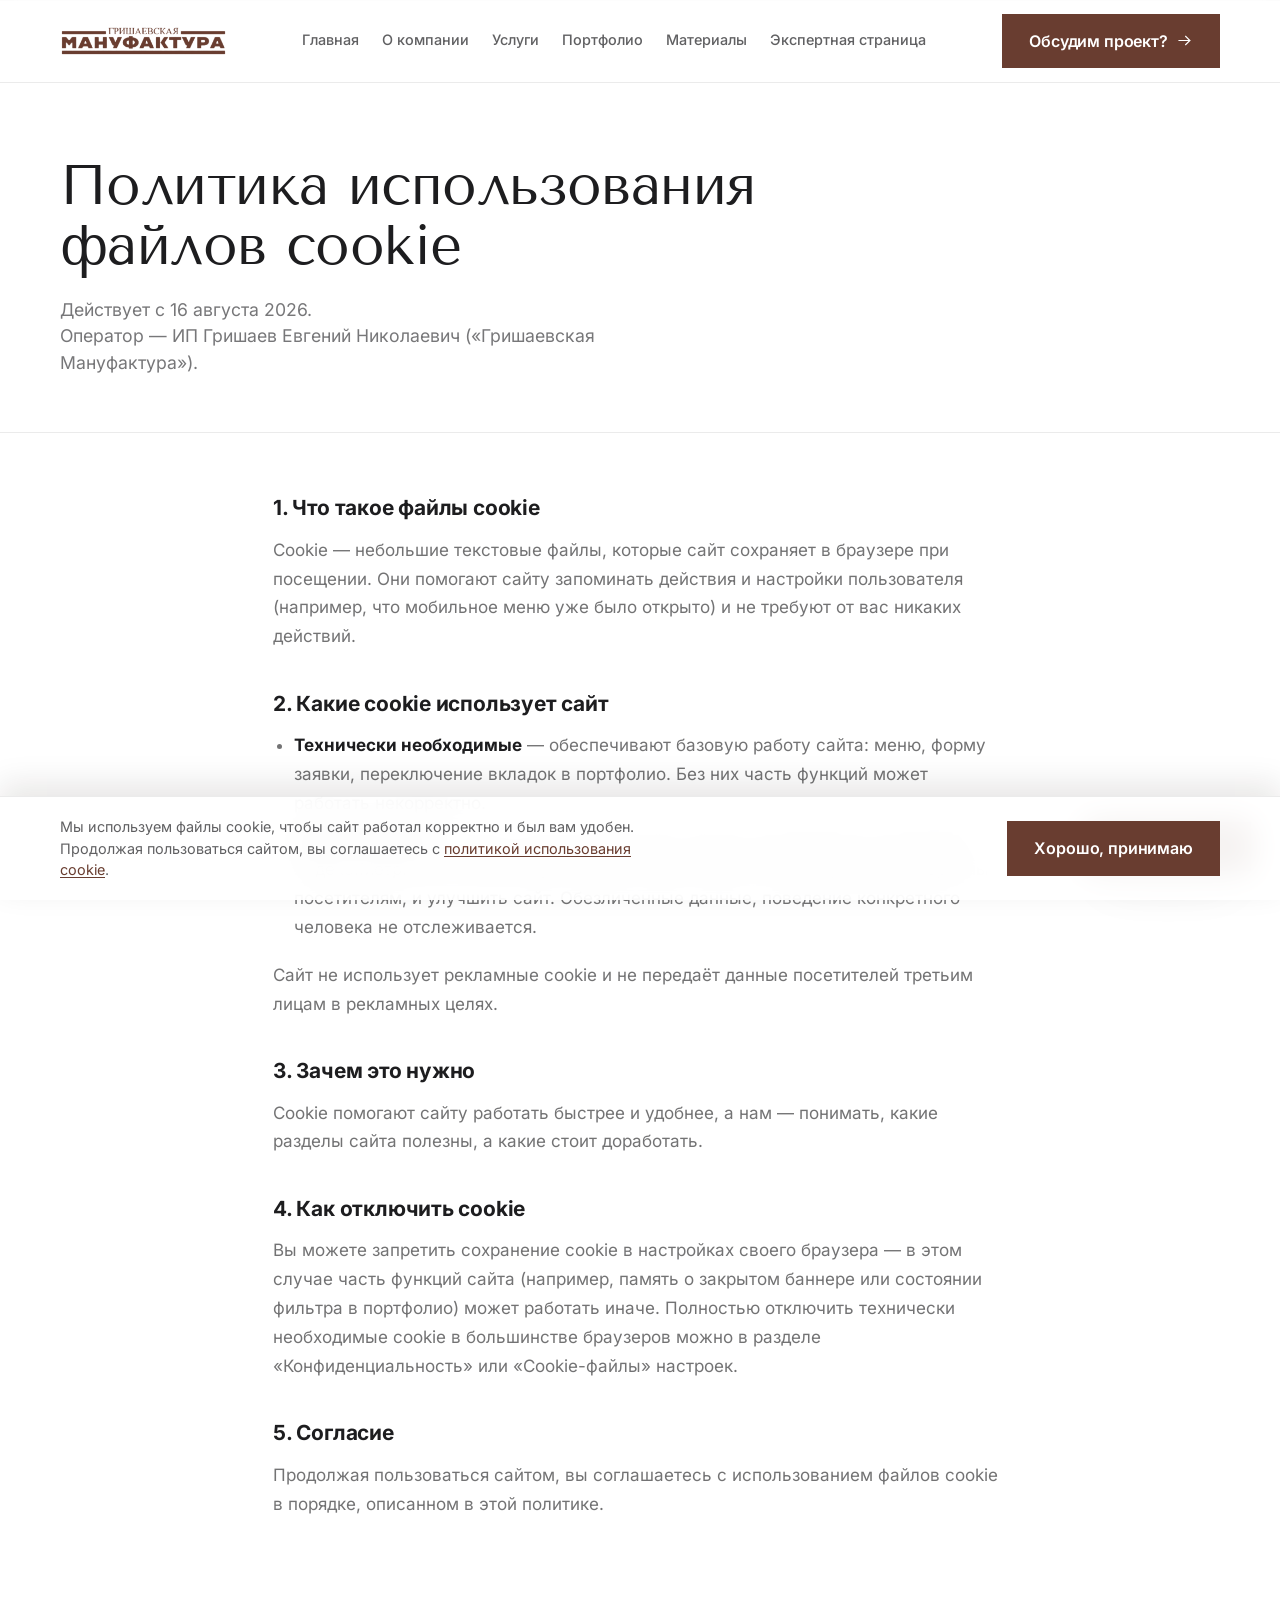
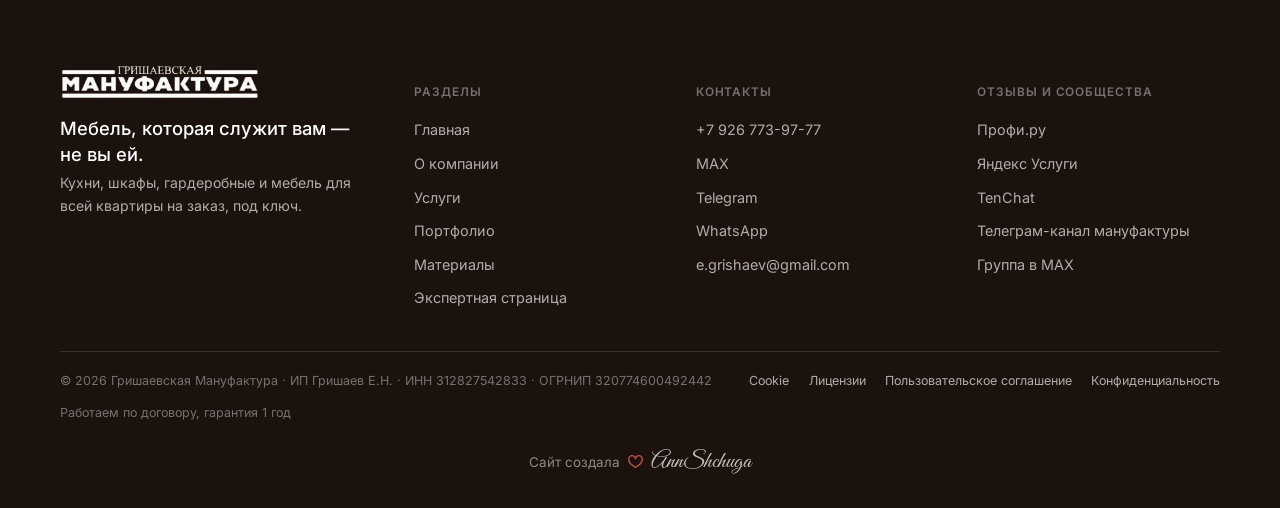
<file: cookie-policy.html>
<!DOCTYPE html>
<html lang="ru">
<head>
<meta charset="UTF-8">
<meta name="viewport" content="width=device-width, initial-scale=1">
<title>Политика cookie — Гришаевская Мануфактура</title>
<meta name="description" content="Файлы, которые сайт сохраняет в вашем браузере — зачем и как отключить.">
<meta property="og:title" content="Политика cookie — Гришаевская Мануфактура">
<meta property="og:description" content="Файлы, которые сайт сохраняет в вашем браузере — зачем и как отключить.">
<meta property="og:type" content="website">
<meta property="og:image" content="assets/og-image.jpg">
<meta property="og:image:width" content="1200">
<meta property="og:image:height" content="630">
<meta name="twitter:card" content="summary_large_image">
<meta name="twitter:title" content="Политика cookie — Гришаевская Мануфактура">
<meta name="twitter:description" content="Файлы, которые сайт сохраняет в вашем браузере — зачем и как отключить.">
<meta name="twitter:image" content="assets/og-image.jpg">
<meta name="robots" content="noindex, follow">
<link rel="icon" href="data:image/svg+xml,%3Csvg xmlns='http://www.w3.org/2000/svg' viewBox='0 0 32 32'%3E%3Crect width='32' height='32' fill='%23714E44'/%3E%3Ctext x='16' y='22' font-family='Georgia,serif' font-size='18' fill='%23F7F3EE' text-anchor='middle'%3EГМ%3C/text%3E%3C/svg%3E">
<link rel="icon" href="assets/favicon-32.png" sizes="32x32" type="image/png">
<link rel="apple-touch-icon" href="assets/apple-touch-icon.png">
<link rel="stylesheet" href="css/style.css">
</head>
<body>

<svg width="0" height="0" style="position:absolute" aria-hidden="true">
<defs>
  <symbol id="icon-shield" viewBox="0 0 24 24" fill="none" stroke="currentColor" stroke-width="1.5" stroke-linecap="round" stroke-linejoin="round">
    <path d="M12 3l8 3.2v5.4c0 5-3.5 8-8 9.4-4.5-1.4-8-4.4-8-9.4V6.2z"/><path d="M8.8 12l2.2 2.2 4.2-4.4"/>
  </symbol>
  <symbol id="icon-star" viewBox="0 0 24 24" fill="currentColor" stroke="none">
    <path d="M12 2.5l2.9 6.3 6.8.7-5.1 4.6 1.5 6.7L12 17.4 5.9 20.8l1.5-6.7-5.1-4.6 6.8-.7z"/>
  </symbol>
  <symbol id="icon-clock" viewBox="0 0 24 24" fill="none" stroke="currentColor" stroke-width="1.5" stroke-linecap="round" stroke-linejoin="round">
    <circle cx="12" cy="12" r="9"/><path d="M12 7.5V12l3.5 2"/>
  </symbol>
  <symbol id="icon-phone" viewBox="0 0 24 24" fill="none" stroke="currentColor" stroke-width="1.5" stroke-linecap="round" stroke-linejoin="round">
    <path d="M6.6 3h3l1.4 4.4-2.3 1.9a13.2 13.2 0 0 0 6 6l1.9-2.3L21 17.4v3a1.8 1.8 0 0 1-2 1.8C10.4 21.3 4.7 15.6 2.2 7.1A1.8 1.8 0 0 1 4 5z"/>
    <path stroke="var(--walnut)" d="M15.5 2.5a7 7 0 0 1 5 5"/>
    <path stroke="var(--walnut)" d="M15.5 6a3.6 3.6 0 0 1 2.6 2.6"/>
  </symbol>
  <symbol id="icon-chat" viewBox="0 0 24 24" fill="none" stroke="currentColor" stroke-width="1.5" stroke-linecap="round" stroke-linejoin="round">
    <path d="M21 12.2a8.5 8.5 0 1 1-3.6-6.9L21 4l-1.1 4A8.4 8.4 0 0 1 21 12.2Z"/>
    <path stroke="var(--walnut)" fill="var(--walnut)" stroke-width="1.1" d="M9 9.6a3 3 0 1 0 2.3 5L14 15l-.8-2.6a3 3 0 0 0-4.2-2.8Z"/>
  </symbol>
  <symbol id="icon-send" viewBox="0 0 24 24" fill="none" stroke="currentColor" stroke-width="1.5" stroke-linecap="round" stroke-linejoin="round">
    <circle cx="12" cy="12" r="9.5"/>
    <path stroke="var(--walnut)" fill="var(--walnut)" stroke-width="1.1" d="M7.5 12.2 17 7.4l-3.3 9.4-2-3.1-3.6-1Z"/>
  </symbol>
  <symbol id="icon-mail" viewBox="0 0 24 24" fill="none" stroke="currentColor" stroke-width="1.5" stroke-linecap="round" stroke-linejoin="round">
    <rect x="3" y="5.5" width="18" height="13" rx="1"/><path d="M3.5 6.5l8.5 6.5 8.5-6.5"/>
    <path stroke="var(--walnut)" d="M7.5 14.5h4M7.5 16.7h6"/>
  </symbol>
  <symbol id="icon-pin" viewBox="0 0 24 24" fill="none" stroke="currentColor" stroke-width="1.5" stroke-linecap="round" stroke-linejoin="round">
    <path d="M12 22s7-6.7 7-12.6A7 7 0 0 0 5 9.4C5 15.3 12 22 12 22Z"/><circle stroke="var(--walnut)" cx="12" cy="9.4" r="2.4"/>
  </symbol>
  <symbol id="icon-max" viewBox="0 0 24 24" fill="none" stroke="currentColor" stroke-width="1.5" stroke-linecap="round" stroke-linejoin="round">
    <rect x="3" y="3" width="18" height="18" rx="6"/>
    <path stroke="var(--walnut)" d="M7 15.5V9l3.4 4.6L13.8 9v6.5"/>
    <path stroke="var(--walnut)" d="M17.4 9v6.5"/>
  </symbol>
  <symbol id="detail-phone" viewBox="8.0 23.6 213.9 227.0"><g><path fill="#261612" fill-opacity="0.965" stroke="#261612" stroke-width="0.5" stroke-opacity="0.965" d="M 178.32,48.72 c 0.31,45.59 0.46,91.18 0.44,136.78 c -0.28,12.67 -0.31,25.33 -0.09,38 c -0.02,1.25 -0.14,2.48 -0.37,3.71 c -0.99,9.7 -7.89,15.22 -16.82,17.65 c -27.53,1.05 -55.4,0.42 -82.98,0.45 c -12.51,0.69 -23.43,-5.52 -24.61,-18.81 c 0,-58.33 0.04,-116.67 0.1,-175 c 0.64,-13.08 10.02,-20.91 22.5,-22.48 c 26.67,-0.28 53.35,-0.28 80.02,-0.02 c 10.6,1.18 20.44,8.68 21.81,19.72 Z M 62.29,48.04 c -0.53,1.84 -0.83,3.72 -0.91,5.64 c -0.57,56.15 0.08,112.63 -0.24,168.82 c -0.01,2.25 0.38,4.43 1.18,6.53 c 2.82,5.99 7.54,9.03 14.18,9.11 c 27,-0.05 54,-0.1 81,-0.17 c 8.44,-0.25 13.27,-7.59 13.42,-15.47 c 0,-56.67 0,-113.33 0,-170 c 0.05,-10.82 -9.28,-17.04 -19.42,-16.46 c -24.99,0.25 -49.97,0.34 -74.96,0.28 c -7.09,1.04 -11.84,4.94 -14.25,11.72 Z M 99.12,46.97 c 0.25,-2.1 1.43,-3.33 3.55,-3.68 c 9.27,-0.23 18.56,-0.33 27.84,-0.29 c 5.51,0.04 6,7.15 0.83,7.72 c -9.3,-0.04 -18.6,-0.13 -27.9,-0.26 c -2.44,0.06 -3.88,-1.1 -4.32,-3.49 Z"/></g>
<g><path fill="var(--walnut)" fill-opacity="0.965" stroke="var(--walnut)" stroke-width="0.5" stroke-opacity="0.965" d="M 74.04,118 c -0.24,-12.92 15.21,-29.5 27.91,-21.28 c 9.13,9.27 21.03,21.15 6.67,32.29 c -0.73,0.95 -0.81,1.97 -0.25,3.03 c 3.54,6.18 9.95,14.47 16.25,17.9 c 5.1,0.91 8.98,-11.41 19.29,-4.15 c 7.06,5.2 18.7,12.43 15.23,22.84 c -3.92,12.61 -15.42,20.2 -28.62,16.23 c -27.92,-7.72 -53.09,-38.52 -56.48,-66.86 Z M 82.24,118 c 1.56,14.27 10.13,28.31 19.48,38.95 c 9.03,9.84 34.34,30.32 46.33,15.6 c 8.21,-9.24 -0.97,-13.93 -7.52,-19.51 c -4.06,-3.65 -7.9,2.87 -11.19,4.65 c -10.32,4.65 -24.46,-14.98 -28.73,-22.71 c -3.34,-7.05 1.78,-10.35 5.55,-15.36 c 3.2,-4.26 -6.64,-12.94 -8.94,-16.31 c -6.99,-3.94 -15.26,8.34 -14.98,14.69 Z"/></g>
<g><path fill="var(--walnut)" fill-opacity="0.957" stroke="var(--walnut)" stroke-width="0.5" stroke-opacity="0.957" d="M 208.82,139.13 c 0.36,-4.05 0.37,-8.1 0.02,-12.15 c -1.31,-8.58 -4.89,-16.1 -10.72,-22.54 c -3.09,-4.69 3.38,-8.56 6.82,-3.87 c 16.44,18.85 15.7,50.09 -1.91,67.84 c -3.29,1.83 -7.13,-1.38 -5.23,-5.07 c 5.55,-7.82 9.41,-14.54 11.02,-24.21 Z M 13.38,136 c 0.59,-11.96 4.65,-22.6 12.18,-31.92 c 3.19,-5.15 10.71,-3.58 8.41,2.38 c -14.03,14.84 -16.92,35.34 -5.91,52.99 c 2.44,3.03 11.48,12.13 1.46,12.47 c -8.25,-3.37 -17.5,-26.81 -16.14,-35.92 Z M 185.81,150.99 c 0.27,-2.72 3.62,-5.5 4.35,-8.44 c 3.34,-9.75 1.18,-17.64 -4.02,-26.08 c 0.08,-5.53 5.6,-4.94 8.08,-1.11 c 7.77,11.66 6.86,27.6 -1.71,38.6 c -2.68,2.59 -6.73,0.94 -6.7,-2.97 Z M 31.79,137 c -0.27,-7.25 1.8,-13.74 6.21,-19.48 c 2.49,-3.71 8.02,-3.34 7.35,1.81 c -5.4,8.61 -8.08,13.99 -5.11,24.75 c 0.82,4.25 9.51,11.18 2.23,13.72 c -7.2,0.18 -11.16,-15.18 -10.68,-20.8 Z"/></g>
<g><path fill="#261612" fill-opacity="0.075" stroke="#261612" stroke-width="0.5" stroke-opacity="0.075" d="M 62.29,48.04 c 0.78,0.05 1.09,0.49 0.94,1.32 c -0.26,7.13 1.31,15.95 1.15,23.21 c -0.39,1.49 -1.12,0.84 -2.07,1.8 c -0.92,3.57 1.85,17.05 2.02,22.19 c 0.35,1.89 -0.89,1.94 -2.04,2.83 c -0.21,2.07 -0.2,4.14 0.01,6.21 c 1.28,0.88 2.36,0.94 2.09,2.92 c -0.38,3.36 0.53,20.14 -0.64,21.9 c -2.51,1.51 -0.15,2.5 0.5,4.02 c 0.06,2.75 -0.22,5.46 -0.85,8.12 c 1.23,5.74 0.7,11.09 0.89,16.94 c -0.43,1.94 -2.16,0.76 -2.22,2.82 c 0.23,6.55 3.14,26.75 0.94,31.38 c -0.92,4.82 -0.32,10.41 -0.67,14.98 c 0.62,0.56 1.08,1.21 1.39,1.96 c -0.48,4.53 1.32,14.83 -1.41,18.39 c -0.8,-2.1 -1.19,-4.28 -1.18,-6.53 c 0.32,-56.19 -0.33,-112.67 0.24,-168.82 c 0.08,-1.92 0.38,-3.8 0.91,-5.64 Z"/></g>
<g><path fill="#261612" fill-opacity="0.933" stroke="#261612" stroke-width="0.5" stroke-opacity="0.933" d="M 98.08,227.04 c 0.25,-2.01 1.39,-3.11 3.4,-3.28 c 9.61,-0.16 19.22,-0.27 28.83,-0.33 c 5.92,-0.5 6.43,7.1 1.16,7.3 c -10.16,0.18 -20.32,0.1 -30.48,-0.25 c -1.76,-0.46 -2.74,-1.61 -2.91,-3.44 Z"/></g>
<g><path fill="var(--walnut)" fill-opacity="0.114" stroke="var(--walnut)" stroke-width="0.5" stroke-opacity="0.114" d="M 178.32,48.72 c 0.9,0.23 1.37,0.8 1.4,1.72 c -0.06,8.35 -0.08,16.7 -0.06,25.05 c 0.24,1.67 0.46,3.35 0.65,5.02 c 0,8.99 -0.03,17.98 -0.09,26.97 c 0.42,0.98 0.73,2 0.94,3.04 c -0.44,0.62 -0.74,1.3 -0.9,2.03 c 0.03,4.97 0.02,9.94 -0.01,14.91 c 0.08,0.74 0.3,1.43 0.64,2.09 c -0.29,0.64 -0.5,1.31 -0.62,2 c 0.01,22.33 0.03,44.66 0.07,66.98 c -0.36,1.98 -0.6,3.96 -0.71,5.97 c -0.15,7.24 0.51,14.59 -0.01,21.81 c -0.3,0.48 -0.74,0.78 -1.32,0.9 c 0.23,-1.23 0.35,-2.46 0.37,-3.71 c -0.22,-12.67 -0.19,-25.33 0.09,-38 c 0.02,-45.6 -0.13,-91.19 -0.44,-136.78 Z"/></g>
<g><path fill="var(--walnut)" fill-opacity="0.129" stroke="var(--walnut)" stroke-width="0.5" stroke-opacity="0.129" d="M 208.84,126.98 c 0.35,4.05 0.34,8.1 -0.02,12.15 c -1.44,-1.68 -1.29,-6.46 -0.73,-8.57 c 0.26,-0.74 -0.94,-3.99 0.75,-3.58 Z"/></g></symbol>
  <symbol id="detail-whatsapp" viewBox="10.3 12.8 202.4 197.9"><g><path fill="#261612" fill-opacity="0.965" stroke="#261612" stroke-width="0.5" stroke-opacity="0.965" d="M 14.96,201 c 5.02,-13.82 9.98,-27.67 14.88,-41.54 c 0.09,-0.52 0.04,-1.03 -0.15,-1.52 c -44.96,-85.45 54.98,-177.21 136.64,-125.64 c 74.11,49.21 43.7,164.54 -43.87,173.39 c -21.4,1.9 -42.16,-3.05 -60.96,-13.12 c -12.59,3.41 -28.27,9.13 -41.18,13.11 c -3.38,0.24 -5.17,-1.32 -5.36,-4.68 Z M 25.12,194.92 c 3.77,0.8 27.21,-8.34 32.83,-9.58 c 6.09,-2.56 11.71,2.86 17.11,4.97 c 50.66,22.97 107.29,-3.9 122.59,-56.99 c 14.48,-61.22 -32.02,-116.31 -95.11,-107.03 c -59.42,10.07 -95.51,75.86 -64.82,129.62 c 1.71,5.01 -10.12,32.47 -12.6,39.01 Z"/></g>
<g><path fill="var(--walnut)" fill-opacity="0.965" stroke="var(--walnut)" stroke-width="0.5" stroke-opacity="0.965" d="M 61.84,83 c 0.31,-16.61 22.05,-35.82 35.86,-19.04 c 11.19,13.68 17.94,20.82 1.94,35.05 c -1.29,1.65 -1.29,3.32 0.03,5.01 c 1.91,6.36 23.34,30.8 29.39,27.46 c 5.62,-5.17 9.55,-10.73 18.25,-8.12 c 7.74,4.64 25.49,12.33 22.52,24.11 c -7.73,27.43 -34.21,24.57 -54.17,12.3 c -24.97,-13.76 -52.92,-47.56 -53.82,-76.77 Z M 69.89,84 c 3.38,32.35 39.56,72.56 72.77,76.7 c 9.44,1.54 26.37,-14.72 14.89,-20.83 c -3.51,-1.86 -11.64,-9.96 -15.59,-8.48 c -7.93,6.2 -12.72,13.13 -23.4,5.52 c -8.37,-5.92 -34.78,-30.08 -27.15,-41.17 c 3.28,-4.52 12.6,-9.28 7.99,-15.78 c -3.4,-4.07 -10.25,-16.83 -16.77,-13.78 c -6.74,3.44 -13.09,9.66 -12.74,17.82 Z"/></g></symbol>
  <symbol id="detail-telegram" viewBox="12.4 13.6 193.5 194.8"><g><path fill="#261612" fill-opacity="0.965" stroke="#261612" stroke-width="0.5" stroke-opacity="0.965" d="M 16.96,111 c 1.93,-99.97 140.48,-130.88 178.47,-34 c 25.92,73.67 -39.49,146.24 -115.96,122.09 c -5.4,-2.08 -10.72,-4.31 -15.97,-6.71 c -5.73,0.89 -37.66,12.57 -40.54,11.22 c -2.39,-1.18 -3.23,-3.05 -2.51,-5.61 c 1.58,-5.15 12.65,-33.4 11.15,-36.3 c -9.82,-15.48 -14.7,-32.38 -14.64,-50.69 Z M 24.99,112 c 0.17,16.62 4.43,33.45 14.45,46.94 c 1.39,2.05 1.53,4.2 0.44,6.44 c -3.39,9.28 -6.52,18.64 -9.4,28.09 c 0.46,0.9 1.81,0.15 2.52,0.04 c 7.33,-1.85 25.23,-8.65 31.47,-9.29 c 19.36,9.47 33.85,13.75 55.99,11.49 c 94.8,-16.46 97.49,-152.47 3,-169.45 c -51.66,-6.84 -98.94,33.24 -98.47,85.74 Z"/></g>
<g><path fill="var(--walnut)" fill-opacity="0.973" stroke="var(--walnut)" stroke-width="0.5" stroke-opacity="0.973" d="M 46,116 c 0.01,-2.17 1.01,-3.68 3,-4.52 c 34.98,-15.54 69.89,-31.22 104.73,-47.04 c 4.41,-2.37 8.45,1.06 7.03,5.9 c -11.04,32.02 -22.02,64.05 -32.96,96.09 c -1.22,4.32 -5.95,5.65 -9.24,2.52 c -10.51,-11.47 -20.84,-24.21 -31.51,-35.39 c -12.88,-4.39 -25.71,-8.94 -38.49,-13.65 c -1.59,-0.81 -2.45,-2.12 -2.56,-3.91 Z M 122.76,86.81 c -20.22,9.4 -41.07,18.82 -61.47,27.89 c -0.71,0.3 -1.04,0.82 -0.99,1.56 c 8.65,2.84 17.33,5.6 26.04,8.27 c 13.3,-10.77 26.61,-21.54 39.95,-32.28 c 3.75,-2.84 7.53,-5.62 11.36,-8.34 c 2.56,0.13 -1.19,3.8 -1.45,4.79 c -1.19,2.53 -2.72,4.84 -4.59,6.91 c -3.58,3.4 -7.17,6.81 -10.74,10.21 c -6.86,5.99 -13.64,12.06 -20.34,18.2 c -1.92,1.78 -3.72,3.63 -5.41,5.57 c -0.02,0.53 0.14,0.99 0.5,1.38 c 6.7,7.55 13.32,15.15 19.84,22.8 c 0.35,-0.54 0.34,-1.1 -0.04,-1.68 c -1.89,-4.72 -8.58,-16.31 -8.51,-20.6 c 2.83,-5.78 13.18,-17.12 17.3,-23.32 c 3.36,-3.97 6.64,-8.01 9.82,-12.12 c 1.49,-1.86 2.89,-3.8 4.18,-5.81 c 3.46,-4.67 7.07,-9.21 10.84,-13.64 c 0.48,-0.46 0.56,-0.97 0.27,-1.51 c -1.92,0.58 -3.82,1.25 -5.71,2 c -6.84,3.48 -13.79,6.72 -20.85,9.72 Z"/></g>
<g><path fill="var(--walnut)" fill-opacity="0.012" stroke="var(--walnut)" stroke-width="0.5" stroke-opacity="0.012" d="M 122.76,86.81 c 3.31,0.71 1.24,0.59 1.46,2.46 c 0.57,1.08 1.26,2.07 2.07,2.98 c -13.34,10.74 -26.65,21.51 -39.95,32.28 c -8.71,-2.67 -17.39,-5.43 -26.04,-8.27 c -0.05,-0.74 0.28,-1.26 0.99,-1.56 c 20.4,-9.07 41.25,-18.49 61.47,-27.89 Z"/></g>
<g><path fill="var(--walnut)" fill-opacity="0.031" stroke="var(--walnut)" stroke-width="0.5" stroke-opacity="0.031" d="M 120.87,105.82 c 1.19,0.67 2.31,1.45 3.34,2.35 c -4.12,6.2 -14.47,17.54 -17.3,23.32 c -0.07,4.29 6.62,15.88 8.51,20.6 c 0.38,0.58 0.39,1.14 0.04,1.68 c -6.52,-7.65 -13.14,-15.25 -19.84,-22.8 c -0.36,-0.39 -0.52,-0.85 -0.5,-1.38 c 1.69,-1.94 3.49,-3.79 5.41,-5.57 c 6.7,-6.14 13.48,-12.21 20.34,-18.2 Z"/></g>
<g><path fill="var(--walnut)" fill-opacity="0.086" stroke="var(--walnut)" stroke-width="0.5" stroke-opacity="0.086" d="M 131.61,95.61 c 0.78,0.29 1.59,0.44 2.42,0.44 c -3.18,4.11 -6.46,8.15 -9.82,12.12 c -1.03,-0.9 -2.15,-1.68 -3.34,-2.35 c 3.57,-3.4 7.16,-6.81 10.74,-10.21 Z"/></g>
<g><path fill="var(--walnut)" fill-opacity="0.255" stroke="var(--walnut)" stroke-width="0.5" stroke-opacity="0.255" d="M 136.2,88.7 c 0.4,0.87 1.07,1.38 2.01,1.54 c -1.29,2.01 -2.69,3.95 -4.18,5.81 c -0.83,0 -1.64,-0.15 -2.42,-0.44 c 1.87,-2.07 3.4,-4.38 4.59,-6.91 Z"/></g>
<g><path fill="var(--walnut)" fill-opacity="0.063" stroke="var(--walnut)" stroke-width="0.5" stroke-opacity="0.063" d="M 138.21,90.24 c -0.94,-0.16 -1.61,-0.67 -2.01,-1.54 c 0.26,-0.99 4.01,-4.66 1.45,-4.79 c -3.83,2.72 -7.61,5.5 -11.36,8.34 c -0.81,-0.91 -1.5,-1.9 -2.07,-2.98 c -0.22,-1.87 1.85,-1.75 -1.46,-2.46 c 7.06,-3 14.01,-6.24 20.85,-9.72 c 1.89,-0.75 3.79,-1.42 5.71,-2 c 0.29,0.54 0.21,1.05 -0.27,1.51 c -3.77,4.43 -7.38,8.97 -10.84,13.64 Z"/></g></symbol>
  <symbol id="detail-mail" viewBox="12.0 16.2 173.2 196.1"><g><path fill="#261612" fill-opacity="0.961" d="M 16.21,192 c 0.96,-30.41 -0.53,-61.18 0.54,-91.51 c 0.68,-7.43 20.71,-13.41 24.03,-21.05 c 0.16,-17.31 0.23,-34.63 0.21,-51.95 c -0.17,-10.28 14.02,-5.9 20.52,-7.04 c 29.82,0.61 60.29,-0.32 90,0.42 c 3.45,0.83 5.25,3.03 5.4,6.62 c -0.01,17.33 0.05,34.65 0.17,51.97 c 3.16,7.5 22.13,12.78 23.92,21.04 c -0.05,33 -0.05,66 -0.03,99 c -0.16,4.85 -3.4,8.73 -8.47,8.59 c -49.67,0 -99.34,-0.04 -149.01,-0.12 c -8.72,-1.25 -7.15,-9.38 -7.28,-15.97 Z M 48.7,76 c 0.03,6.58 -1.07,37.6 1.46,41.21 c 15.24,11.08 30.55,22.07 45.93,32.97 c 1.53,0.8 3.05,0.81 4.59,0.04 c 14.56,-10.48 29.15,-20.93 43.76,-31.34 c 1.83,-1.13 3.28,-2.61 4.35,-4.43 c 0.19,-22.98 0.29,-45.96 0.29,-68.95 c -0.01,-5.29 -0.13,-10.57 -0.37,-15.84 c -0.33,-1.17 -2.24,-1.29 -3.2,-1.47 c -31.01,-0.18 -62.01,-0.15 -93.02,0.09 c -2.38,-0.21 -3.62,0.87 -3.72,3.22 c 0.01,14.83 -0.02,29.67 -0.07,44.5 Z M 27.64,100.03 c 3.07,3.95 7.95,5.87 11.68,9.16 c 0.48,0.44 0.96,0.48 1.44,0.11 c 0.13,-5.6 0.17,-11.2 0.13,-16.81 c -0.08,-1.41 -0.71,-1.71 -1.89,-0.9 c -4.04,2.49 -7.83,5.3 -11.36,8.44 Z M 156.79,94 c 0.03,4.52 0.05,9.04 0.09,13.56 c 0.21,1.46 0.91,1.72 2.1,0.78 c 1.72,-1.13 10.78,-6.82 10.5,-8.69 c -2.3,-3.18 -7.9,-6.05 -11.14,-8.52 c -1.81,-0.84 -1.57,1.91 -1.55,2.87 Z M 23.65,188 c 0.12,0.82 -0.42,8 2.01,5.26 c 15.37,-14.32 30.5,-28.88 45.4,-43.7 c 1.41,-1.17 2.54,-2.57 3.38,-4.2 c 0.24,-0.97 -1.83,-2.45 -2.41,-3.04 c -15.71,-11.53 -31.53,-22.88 -47.47,-34.06 c -0.47,0.66 -0.66,1.4 -0.55,2.22 c -0.08,25.84 -0.21,51.68 -0.36,77.52 Z M 122.98,145.02 c 3.3,5.86 20.41,20.34 25.75,26.76 c 7.99,7.35 15.81,14.87 23.48,22.56 c 0.26,0.28 0.55,0.36 0.89,0.24 c 0.46,-3.15 0.66,-6.32 0.61,-9.52 c 0.11,-17.52 0.2,-35.04 0.29,-52.56 c 0.02,-8 -0.29,-15.98 -0.94,-23.93 c -0.38,-0.29 -0.76,-0.28 -1.13,0.03 c -15.63,10.89 -31.39,22.7 -46.93,33.75 c -0.84,0.8 -1.51,1.69 -2.02,2.67 Z M 30.01,199.95 c 2.14,0.35 4.3,0.49 6.49,0.41 c 43.02,-0.11 86.04,-0.2 129.05,-0.26 c 0.5,0 0.83,-0.21 1.01,-0.64 c -13.5,-12.98 -26.9,-26.09 -40.18,-39.34 c -3.24,-3.06 -6.52,-6.08 -9.84,-9.04 c -4.85,-3.23 -13.59,11.58 -20.89,7.66 c -3.83,-2.4 -7.58,-4.92 -11.25,-7.56 c -1.86,-1.08 -3.52,-0.84 -4.98,0.73 c -16.4,16.1 -32.87,32.11 -49.41,48.04 Z"/></g>
<g><path fill="var(--walnut)" fill-opacity="0.965" d="M 132.7,54.65 c -1.04,0.27 -2.1,0.41 -3.18,0.4 c -21.1,0 -42.18,-0.11 -63.26,-0.33 c -2.81,-0.66 -3.83,-2.36 -3.05,-5.11 c 1.61,-1.97 3.7,-2.81 6.28,-2.54 c 20.34,0.08 40.68,0.1 61.02,0.06 c 5.07,-0.03 7.09,5.83 2.19,7.52 Z"/></g>
<g><path fill="var(--walnut)" fill-opacity="0.965" d="M 66.11,87.08 c 21.96,-0.13 43.91,-0.14 65.87,-0.04 c 1.11,0.18 1.97,0.72 2.6,1.64 c 1.26,3.22 0.22,5.22 -3.12,5.99 c -21.28,0.05 -42.68,0.35 -63.96,0.05 c -5,0.38 -6.39,-6.03 -1.39,-7.64 Z"/></g>
<g><path fill="var(--walnut)" fill-opacity="0.965" d="M 66.03,67.09 c 22.27,-0.13 44.53,-0.11 66.79,0.05 c 0.69,0.38 1.25,0.91 1.65,1.59 c 0.97,2.62 0.14,4.36 -2.48,5.24 c -21.98,0.13 -43.97,0.11 -65.96,-0.06 c -4.04,-0.58 -3.95,-6.19 0,-6.82 Z"/></g>
<g><path fill="var(--walnut)" fill-opacity="0.969" d="M 62.95,111.99 c -0.26,-3.76 2.44,-4.35 5.55,-4.19 c 13.51,0.02 27.02,-0.01 40.53,-0.07 c 4.81,0.47 4.76,8.19 -2.53,7.5 c -13.34,0.03 -26.67,-0.02 -40.01,-0.15 c -2,-0.09 -3.18,-1.12 -3.54,-3.09 Z"/></g>
<g><path fill="#261612" fill-opacity="0.024" d="M 27.64,100.03 c 3.53,-3.14 7.32,-5.95 11.36,-8.44 c 1.18,-0.81 1.81,-0.51 1.89,0.9 c 0.04,5.61 0,11.21 -0.13,16.81 c -0.48,0.37 -0.96,0.33 -1.44,-0.11 c -3.73,-3.29 -8.61,-5.21 -11.68,-9.16 Z M 156.79,94 c -0.02,-0.96 -0.26,-3.71 1.55,-2.87 c 3.24,2.47 8.84,5.34 11.14,8.52 c 0.28,1.87 -8.78,7.56 -10.5,8.69 c -1.19,0.94 -1.89,0.68 -2.1,-0.78 c -0.04,-4.52 -0.06,-9.04 -0.09,-13.56 Z"/></g>
<g><path fill="var(--walnut)" fill-opacity="0.18" d="M 131.98,87.04 c -21.96,-0.1 -43.91,-0.09 -65.87,0.04 c -0.18,-1.1 3.69,-0.85 4.39,-1.1 c 8,0.13 16,0.11 24,-0.05 c 12.01,-0.05 24.02,0.05 36.02,0.29 c 0.53,0.09 1.7,-0.16 1.46,0.82 Z"/></g>
<g><path fill="var(--walnut)" fill-opacity="0.294" d="M 66.03,73.91 c 21.99,0.17 43.98,0.19 65.96,0.06 c 0.07,1.21 -1.74,1.02 -2.48,1.08 c -9,-0.25 -18.01,-0.23 -27.01,0.03 c -11.69,-0.04 -23.38,-0.13 -35.07,-0.26 c -0.77,0.1 -1.24,-0.2 -1.4,-0.91 Z"/></g>
<g><path fill="var(--walnut)" fill-opacity="0.29" d="M 132.82,67.14 c -22.26,-0.16 -44.52,-0.18 -66.79,-0.05 c 0.16,-0.69 0.62,-1.01 1.36,-0.95 c 21.39,-0.2 42.77,-0.21 64.16,-0.02 c 0.74,-0.02 1.17,0.32 1.27,1.02 Z"/></g>
<g><path fill="var(--walnut)" fill-opacity="0.078" d="M 66.26,54.72 c 21.08,0.22 42.16,0.33 63.26,0.33 c 1.08,0.01 2.14,-0.13 3.18,-0.4 c 0.06,0.82 -0.32,1.26 -1.17,1.33 c -21.33,0.18 -42.66,0.12 -63.98,-0.17 c -0.91,0.15 -1.34,-0.21 -1.29,-1.09 Z"/></g></symbol>
  <symbol id="detail-pin" viewBox="10.0 15.6 193.5 208.2"><g><path fill="#261612" fill-opacity="0.965" stroke="#261612" stroke-width="0.5" stroke-opacity="0.965" d="M 77.93,79 c 1.66,-37.02 55.48,-37.52 59.08,-2.5 c 1.98,39.78 -58.06,42.27 -59.08,2.5 Z M 85.63,80 c 1.56,30.15 50.72,24.51 42.66,-7.67 c -9.41,-23 -43.12,-16.03 -42.66,7.67 Z M 78.89,146.99 c 1.88,1.91 4.06,5.63 4.93,8.13 c -6.89,-0.89 -23.5,-0.48 -31.34,-0.34 c -2.09,0.09 -3.45,1.15 -4.09,3.18 c -4.94,10.19 -9.92,20.36 -14.92,30.51 c 0.31,1.16 2.16,0.78 3.03,0.94 c 8.28,-0.16 16.56,-0.16 24.84,-0.01 c 4.58,1.17 3.48,7.25 -0.83,6.87 c -10.2,0.09 -20.38,0.17 -30.56,0.24 c -3.12,4.23 -4.8,9.02 -7.37,13.53 c -0.57,1.08 -0.25,1.67 0.94,1.78 c 26.28,0.19 52.59,0.2 78.86,-0.16 c 0.71,-0.15 1.09,-0.6 1.13,-1.34 c 0.08,-3.39 0.21,-6.77 0.38,-10.15 c 1.94,-0.43 5.36,-0.9 7.1,0.18 c -0.12,3.65 -0.03,7.29 0.27,10.92 c 0.32,0.41 0.74,0.6 1.27,0.57 c 25.65,0.01 51.3,0.01 76.95,-0.02 c 1.75,0.02 1.16,-1.48 0.65,-2.43 c -8.99,-17.81 -16.96,-36.14 -26.12,-53.85 c -3.56,-1.93 -15.44,-0.96 -19.84,-0.67 c -0.05,-0.42 -0.29,-0.7 -0.7,-0.83 c -3.34,-0.01 -6.68,-0.04 -10.03,-0.08 c -0.92,-0.1 -1.48,0.29 -1.68,1.16 c -0.52,0.01 -1.05,0.04 -1.57,0.09 c -0.07,-0.83 4.11,-7.24 4.99,-8.26 c 9.43,0.1 18.86,0.18 28.29,0.26 c 4.38,0.96 7.43,3.55 9.15,7.74 c 8.39,18.13 16.97,36.16 25.75,54.08 c 2.05,5.46 -2.34,10.24 -7.87,10.11 c -56.35,0.31 -112.66,0.25 -169.01,-0.13 c -6.17,-0.7 -8.66,-6.31 -5.74,-11.7 c 8.64,-17.14 17.06,-34.38 25.26,-51.74 c 2.05,-4.3 4.41,-7.75 9.51,-8.37 c 9.46,-0.11 18.91,-0.18 28.37,-0.21 Z"/></g>
<g><path fill="var(--walnut)" fill-opacity="0.965" stroke="var(--walnut)" stroke-width="0.5" stroke-opacity="0.965" d="M 135.18,146.95 c -0.88,1.02 -5.06,7.43 -4.99,8.26 c -0.69,0.1 -1.21,0.45 -1.55,1.07 c -2.04,3.36 -3.94,6.78 -5.7,10.27 c 0.1,0.62 0.46,0.99 1.08,1.11 c 10.33,1.61 26.54,8.92 18.01,21.91 c -7.2,7.72 -20.31,9.32 -30.25,9.89 c -0.39,0.18 -0.65,0.48 -0.79,0.89 c -1.74,-1.08 -5.16,-0.61 -7.1,-0.18 c -0.66,-0.37 -1.37,-0.64 -2.11,-0.81 c -10.36,-0.78 -25.18,-2.48 -31,-12.41 c -4.1,-10.28 7.2,-16.02 15.26,-18.33 c 1.89,-0.43 3.75,-0.88 5.57,-1.33 c -0.16,-1.74 -6.29,-11.4 -7.79,-12.17 c -0.87,-2.5 -3.05,-6.22 -4.93,-8.13 c -0.04,-0.61 -0.23,-1.18 -0.55,-1.7 c -19.72,-30.42 -47.07,-68.82 -18.4,-102.85 c 27.32,-30.52 73.06,-29.92 97.99,3.11 c 24.79,34.6 -4.15,69.2 -21.78,99.04 c -0.49,0.72 -0.81,1.51 -0.97,2.36 Z M 54.97,77 c 1.81,26.48 32.4,65.96 46.06,89.48 c 1.59,2.39 3.27,4.71 5.05,6.97 c 0.34,0.41 0.78,0.58 1.31,0.5 c 1.99,-2.37 3.86,-4.86 5.59,-7.47 c 15.73,-25 33.41,-50.05 44.72,-77.42 c 9.87,-30.11 -15.44,-58.71 -45.35,-60.8 c -28.83,-2.28 -57.04,18.65 -57.38,48.74 Z M 77.75,181.93 c 0.45,11.36 36.99,11.14 44.62,8.88 c 4.38,-0.8 18.08,-4.64 12.55,-11.13 c -2.85,-2.11 -15.72,-7.38 -18.24,-4.63 c -1.99,2.7 -3.93,5.44 -5.83,8.2 c -6.35,4.89 -10.88,-4.19 -14.01,-8.53 c -2.27,-2.42 -17.65,2.91 -19.09,7.21 Z"/></g>
<g><path fill="var(--walnut)" fill-opacity="0.561" d="M 144.17,154.87 c -4.13,0.11 -8.27,0.2 -12.41,0.25 c 0.2,-0.87 0.76,-1.26 1.68,-1.16 c 3.35,0.04 6.69,0.07 10.03,0.08 c 0.41,0.13 0.65,0.41 0.7,0.83 Z"/></g></symbol>
  <symbol id="detail-max" viewBox="0 0 221 230">
<g><path fill="var(--walnut)" fill-opacity="0.984" stroke="var(--walnut)" stroke-width="0.5" stroke-opacity="0.984" d="M 66.09,114 c 0.23,-30.63 21.83,-54.31 52.47,-56.55 c 64.43,-2.28 78.9,88.88 16.14,106.93 c -15.55,3.98 -25.7,1.16 -40.05,-4.01 c -5.5,2.29 -10.94,4.74 -16.32,7.33 c -3.08,1.06 -4.76,0 -5.03,-3.2 c -0.03,-7.36 -0.04,-14.71 -0.02,-22.06 c -5.16,-9.85 -7.01,-17.03 -7.19,-28.44 Z M 92.08,109.03 c -1.59,0.35 -0.91,3.35 -1.08,4.47 c 0.16,9.84 -0.37,20.02 0.28,29.8 c 0.1,0.33 0.31,0.46 0.63,0.39 c 0.79,0.52 1.61,0.59 2.48,0.19 c 4.06,-1.9 10.27,-7.36 14.84,-6.26 c 11.15,5.09 22.34,3.7 31.81,-4.08 c 25.93,-25.46 -4.67,-65.03 -35.11,-47.23 c -6.92,3.63 -14.95,14.91 -13.85,22.72 Z"/></g>
<g><path fill="#261612" fill-opacity="0.965" stroke="#261612" stroke-width="0.5" stroke-opacity="0.965" d="M 24.78,114 c -0.49,-29.43 10.26,-53.93 32.24,-73.5 c 55.38,-46.43 146.68,-20.47 157.79,54.03 c 12.85,81.44 -70.27,136.04 -141.8,97.96 c -2.3,-0.98 -34.4,10.45 -39.63,11.38 c -4.14,0.55 -6.03,-1.24 -5.66,-5.39 c 3.01,-11.32 6.2,-22.59 9.58,-33.8 c 0.49,-1.36 0.72,-2.75 0.69,-4.18 c -8.1,-14.99 -13.12,-29.16 -13.21,-46.5 Z M 32.62,111 c -0.2,16.56 4.04,31.89 12.71,45.99 c 0.98,1.74 1.18,3.57 0.59,5.49 c -3,10.04 -5.87,20.1 -8.63,30.2 c -0.59,1.6 1.19,1.56 2.16,1.22 c 6.16,-1.87 30.76,-11.12 35.3,-9.26 c 18.8,9.61 34.26,13.75 55.75,12.18 c 60.33,-8.38 92.35,-63.65 71.17,-120.86 c -38.28,-83.95 -167.13,-59.06 -169.05,35.04 Z"/></g>
<g><path fill="var(--walnut)" fill-opacity="0.388" d="M 92.08,109.03 c -0.05,11.56 -0.1,23.12 -0.17,34.66 c -0.32,0.07 -0.53,-0.06 -0.63,-0.39 c -0.65,-9.78 -0.12,-19.96 -0.28,-29.8 c 0.17,-1.12 -0.51,-4.12 1.08,-4.47 Z"/></g>
  </symbol>
  <symbol id="icon-arrow" viewBox="0 0 24 24" fill="none" stroke="currentColor" stroke-width="1.5" stroke-linecap="round" stroke-linejoin="round">
    <path d="M4 12h16M13.5 6l6 6-6 6"/>
  </symbol>
  <symbol id="mark-kitchen" viewBox="18.1 6.5 214.9 263.5"><g><path fill="#261612" fill-opacity="0.953" d="M 57.08,82.92 c 3.35,-4.5 22.31,-4.08 21.51,0.56 c -2.16,5.59 -11.49,2.48 -16.09,3.22 c -2.38,0.11 -4.3,-1.89 -5.42,-3.78 Z M 153.02,160.78 c 10.34,0.5 20.69,0.53 31.04,0.09 c 6.16,0.04 38.76,-0.95 41.91,0.84 c 2.15,1.02 2.64,2.54 1.48,4.56 c -1.1,1.11 -2.34,2.02 -3.73,2.76 c -0.57,0.73 -0.92,1.55 -1.02,2.48 c 0.14,27.33 0.07,54.67 -0.22,82 c -0.06,1.35 0.23,2.61 0.86,3.8 c 1.53,0.37 6.29,3.98 3.9,5.54 c -2.79,3.27 -10.78,1.34 -14.74,1.94 c -61.33,-0.03 -122.67,0.05 -184,0.25 c -1.72,0.01 -3.35,-0.36 -4.9,-1.08 c -2.29,-3.82 3.66,-6.04 3.11,-10.45 c 0.06,-25.01 0.06,-50.01 -0.03,-75.01 c -0.12,-2.33 -0.29,-4.65 -0.51,-6.96 c -0.79,-2.1 -1.71,-4.14 -2.75,-6.13 c -0.12,-1.89 0.73,-3.04 2.56,-3.43 c 16.5,-0.1 33,-0.29 49.51,-0.55 c 3.24,-0.14 5,-1.57 3.44,-4.81 c -1.93,-1.47 -4.39,-0.5 -6.58,-1.24 c -0.93,-0.25 -1.47,-0.86 -1.6,-1.82 c -1.01,-5.51 4.35,-4.76 7.76,-5.75 c 0.42,-0.41 0.73,-0.9 0.93,-1.46 c 0.34,-5.6 0.55,-11.22 0.64,-16.85 c 4.6,-23.11 33.83,-6.37 24.2,5.24 c -4.61,1.21 -4.51,-4.62 -6.32,-7.25 c -4.17,-5.2 -11.03,-2.46 -11.08,4.01 c -0.08,9 -0.05,17.99 0.08,26.99 c 0.2,2.1 1.38,3.03 3.54,2.78 c 20.83,-0.19 41.71,0.16 62.52,-0.49 Z M 33.07,172.08 c 1.39,2.2 2.11,2.36 4.55,2.69 c 33.59,0.03 67.29,-0.01 100.85,-0.37 c 5.09,-0.6 4.29,-6.21 -0.96,-6.1 c -29,0 -58.01,0.01 -87.01,0.05 c -2.62,0.23 -14.94,-0.52 -16.42,1.36 c -0.37,0.78 -0.7,1.56 -1.01,2.37 Z M 148.34,185 c 0.34,2.14 0.74,3.05 3.16,3.01 c 20.66,0.03 41.32,-0.03 61.98,-0.17 c 1.33,-0.21 2.06,-1.01 2.16,-2.39 c 0.22,-4.96 0.22,-9.91 0,-14.87 c -0.24,-2.22 -2.35,-2.27 -4.13,-2.36 c -20.27,-0.12 -40.53,-0.02 -60.79,0.3 c -1.41,0.37 -2.14,1.29 -2.19,2.76 c -0.14,4.57 -0.21,9.15 -0.19,13.72 Z M 158.19,177.95 c 1.32,-1.81 3.08,-2.83 5.3,-3.04 c 6.92,0.65 37.86,-1.62 41.7,1.54 c 2.88,2.34 -1.17,5.37 -3.69,5.34 c -5.71,-0.07 -37.76,0.91 -40.38,-0.49 c -1.41,-0.75 -2.38,-1.87 -2.93,-3.35 Z M 33.55,207 c 0.01,11.17 0.1,22.34 0.27,33.51 c 0.13,4.12 0.62,4.43 4.67,4.49 c 12.34,0.01 24.68,-0.02 37.02,-0.09 c 3.26,0.33 4.75,-1.14 4.45,-4.4 c 0.15,-18.68 0.15,-37.35 -0.01,-56.02 c -0.08,-2.18 -1.23,-3.23 -3.44,-3.15 c -12.92,-0.33 -25.83,-0.33 -38.75,-0.02 c -2.44,-0.27 -3.76,0.79 -3.96,3.18 c -0.01,7.5 -0.09,15 -0.25,22.5 Z M 86.82,212 c 0.09,9.83 0.14,19.67 0.15,29.5 c 0.01,3.03 1.94,3.4 4.52,3.37 c 15.98,0.09 31.95,-0.01 47.92,-0.27 c 2.08,-0.35 2.34,-2.32 2.36,-4.09 c 0,-18.67 0,-37.33 0.01,-56 c 0.21,-2.68 -2.03,-3.46 -4.28,-3.33 c -15.33,0.18 -30.67,0.12 -46.01,-0.16 c -2.85,-0.06 -4.47,0.26 -4.51,3.48 c 0.04,9.17 -0.01,18.33 -0.16,27.5 Z M 148.37,197 c 0.2,14.67 0.24,29.33 0.13,44 c -0.06,1.37 0.42,2.49 1.45,3.36 c 20.84,0.29 41.69,0.38 62.55,0.28 c 2.58,-0.13 3.69,-1.51 3.31,-4.13 c -0.1,-14.01 -0.11,-28.02 -0.03,-42.03 c 0.02,-2.88 -1.4,-4.11 -4.28,-3.69 c -20,0.31 -40,0.19 -60,-0.37 c -1.75,0.01 -2.8,0.87 -3.13,2.58 Z M 33.29,253.89 c 0.26,3.7 1.84,4.23 5.2,4.3 c 57.67,-0.07 115.34,-0.1 173.01,-0.09 c 6.3,0.82 6.61,-7.35 0.01,-6.69 c -58.01,0.6 -116.01,-0.09 -174.02,0.06 c -1.96,-0.13 -3.36,0.67 -4.2,2.42 Z"/></g>
<g><path fill="#261612" fill-opacity="0.945" d="M 54.89,117.68 c -2.37,-1.09 -4.73,-1.08 -7.08,0.05 c 0.24,-5.4 0.32,-10.82 0.24,-16.25 c 0.06,-0.63 -0.14,-1.16 -0.58,-1.59 c -5.99,-0.27 -11.98,-0.55 -17.98,-0.83 c -1.79,-0.5 -2.73,-1.68 -2.84,-3.54 c 0.24,-26.35 0.34,-52.69 0.29,-79.03 c 0.61,-2.99 2.46,-4.44 5.55,-4.35 c 59.34,-0.19 118.67,-0.41 178.01,-0.63 c 2.83,-0.17 4.29,1.13 4.38,3.88 c -1,4.5 -6.58,1.36 -6.58,4.22 c -0.12,13.2 -0.08,26.41 0.12,39.61 c 0.34,1.45 3.61,1.31 4.68,2.01 c 4.4,3.06 10.54,15.32 14.12,20.11 c 1.16,1.85 1.21,3.73 0.15,5.63 c -1.15,1.68 -4.1,1.47 -5.87,1.52 c -24.67,-0.06 -49.34,-0.14 -74.02,-0.24 c -3.07,-0.68 -4.1,-2.54 -3.1,-5.58 c 4.62,-7.18 9.8,-13.94 15.52,-20.28 c 1.52,-2.23 6.64,-1.07 6.78,-3.01 c 0.12,-13.26 0.14,-26.52 0.04,-39.78 c -0.32,-1.09 -1.07,-1.52 -2.25,-1.31 c -8.27,-0.2 -16.54,-0.22 -24.81,-0.08 c -0.74,0.54 -1.09,1.28 -1.06,2.22 c -0.5,24.33 0.24,48.73 0.17,73.07 c -0.06,4.14 -2.15,6 -6.27,5.59 c -25.58,0.12 -51.16,0.21 -76.74,0.28 c -0.61,0.55 -0.88,1.25 -0.78,2.11 c -0.04,5.4 -0.07,10.8 -0.09,16.2 Z M 83.84,81.01 c 1.61,0.3 1.04,-1.81 1.6,-2.64 c 1.13,1.76 2.75,2.65 4.87,2.64 c 0.29,3.17 0.39,6.34 0.31,9.52 c -0.04,0.95 0.33,1.64 1.13,2.09 c 13.09,-0.05 26.18,-0.14 39.25,-0.25 c 0.56,-0.49 0.81,-1.12 0.75,-1.88 c 0.19,-23.34 0.24,-46.67 0.15,-70 c 0.07,-0.81 -0.21,-1.45 -0.84,-1.93 c -9.51,-0.19 -19.03,-0.28 -28.56,-0.27 c -3.82,-0.05 -7.63,0.09 -11.42,0.43 c -0.56,0.83 -0.79,1.76 -0.68,2.79 c 0.07,11.16 0.07,22.33 -0.02,33.5 c -0.88,-0.28 -1.55,-0.84 -1.99,-1.67 c -0.2,1.2 -0.5,2.39 -0.9,3.55 c -0.77,0.62 -1.05,1.69 -2.12,0.92 c -0.1,-3.12 -0.14,-6.25 -0.11,-9.39 c 0.02,-0.93 -0.42,-1.41 -1.32,-1.43 c 0.02,-8.83 0,-17.65 -0.06,-26.48 c 0.05,-0.56 -0.13,-1.02 -0.54,-1.38 c -14.74,-1.91 -32.84,-0.59 -47.91,-0.41 c -1.52,0.27 -2.11,1.19 -1.77,2.76 c -0.08,22.67 -0.03,45.35 0.15,68.02 c 0.02,1.27 -0.18,3.42 1.75,3.12 c 3.32,0.02 6.63,0.05 9.94,0.08 c 12.35,-0.36 24.69,-0.5 37.03,-0.42 c 0.56,-0.15 0.93,-0.49 1.1,-1.03 c 0.03,-3.41 0.1,-6.83 0.21,-10.24 Z M 173.6,52 c 0.32,1.55 -0.41,7.27 0.94,8.01 c 8.33,0.53 16.66,0.59 25,0.16 c 0.61,0 1.1,-0.25 1.47,-0.74 c 0.28,-2.63 0.46,-5.28 0.55,-7.94 c 0.08,-10.33 0.06,-20.67 -0.06,-31 c 0.07,-0.7 -0.1,-1.31 -0.52,-1.85 c -5.47,-0.5 -10.97,-0.7 -16.48,-0.62 c -1.67,0.24 -9.52,-0.38 -10.36,0.66 c -0.3,0.91 -0.43,1.85 -0.37,2.82 c 0.04,10.17 -0.01,20.33 -0.17,30.5 Z M 154.19,81.76 c 19.1,0.13 38.2,0.14 57.31,0.02 c 0.9,-0.21 7.45,0.25 6.98,-1.25 c -2.17,-3.27 -6.68,-10.79 -9.27,-13.18 c -13.64,-0.81 -28.87,-0.02 -42.72,-0.3 c -1.15,-0.11 -2.15,0.22 -2.98,1 c -1.86,2.5 -9.1,11.27 -9.32,13.71 Z M 104.34,82.99 c 1.27,-5.08 13.3,-2.16 17.17,-2.98 c 4.48,-0.47 6.53,5.09 1.81,6.54 c -5.28,0.2 -10.57,0.13 -15.85,-0.22 c -1.98,-0.23 -3.03,-1.34 -3.13,-3.34 Z"/></g>
<g><path fill="#261612" fill-opacity="0.024" d="M 148.37,197 c 0.33,-1.71 1.38,-2.57 3.13,-2.58 c 20,0.56 40,0.68 60,0.37 c 2.88,-0.42 4.3,0.81 4.28,3.69 c -0.08,14.01 -0.07,28.02 0.03,42.03 c 0.38,2.62 -0.73,4 -3.31,4.13 c -20.86,0.1 -41.71,0.01 -62.55,-0.28 c -1.03,-0.87 -1.51,-1.99 -1.45,-3.36 c 0.11,-14.67 0.07,-29.33 -0.13,-44 Z M 156.64,228 c 0.33,2.38 -1.11,7.95 2.36,8.46 c 14.83,0.49 29.66,0.61 44.5,0.35 c 2.52,0.23 4,-0.87 4.45,-3.3 c 0.01,-9.34 0.02,-18.68 0.02,-28.01 c 0.13,-3.13 -1.36,-4.61 -4.47,-4.46 c -14,-0.1 -28,-0.08 -42,0.07 c -3.32,-0.38 -4.93,1.08 -4.85,4.39 c 0.09,7.5 0.09,15 -0.01,22.5 Z"/></g>
<g><path fill="#261612" fill-opacity="0.02" d="M 33.29,253.89 c 0.84,-1.75 2.24,-2.55 4.2,-2.42 c 58.01,-0.15 116.01,0.54 174.02,-0.06 c 6.6,-0.66 6.29,7.51 -0.01,6.69 c -57.67,-0.01 -115.34,0.02 -173.01,0.09 c -3.36,-0.07 -4.94,-0.6 -5.2,-4.3 Z"/></g>
<g><path fill="#261612" fill-opacity="0.024" d="M 148.34,185 c -0.02,-4.57 0.05,-9.15 0.19,-13.72 c 0.05,-1.47 0.78,-2.39 2.19,-2.76 c 20.26,-0.32 40.52,-0.42 60.79,-0.3 c 1.78,0.09 3.89,0.14 4.13,2.36 c 0.22,4.96 0.22,9.91 0,14.87 c -0.1,1.38 -0.83,2.18 -2.16,2.39 c -20.66,0.14 -41.32,0.2 -61.98,0.17 c -2.42,0.04 -2.82,-0.87 -3.16,-3.01 Z M 158.19,177.95 c 0.55,1.48 1.52,2.6 2.93,3.35 c 2.62,1.4 34.67,0.42 40.38,0.49 c 2.52,0.03 6.57,-3 3.69,-5.34 c -3.84,-3.16 -34.78,-0.89 -41.7,-1.54 c -2.22,0.21 -3.98,1.23 -5.3,3.04 Z"/></g>
<g><path fill="#261612" fill-opacity="0.043" d="M 33.07,172.08 c 0.31,-0.81 0.64,-1.59 1.01,-2.37 c 1.48,-1.88 13.8,-1.13 16.42,-1.36 c 29,-0.04 58.01,-0.05 87.01,-0.05 c 5.25,-0.11 6.05,5.5 0.96,6.1 c -33.56,0.36 -67.26,0.4 -100.85,0.37 c -2.44,-0.33 -3.16,-0.49 -4.55,-2.69 Z"/></g>
<g><path fill="#261612" fill-opacity="0.976" d="M 156.64,228 c 0.1,-7.5 0.1,-15 0.01,-22.5 c -0.08,-3.31 1.53,-4.77 4.85,-4.39 c 14,-0.15 28,-0.17 42,-0.07 c 3.11,-0.15 4.6,1.33 4.47,4.46 c 0,9.33 -0.01,18.67 -0.02,28.01 c -0.45,2.43 -1.93,3.53 -4.45,3.3 c -14.84,0.26 -29.67,0.14 -44.5,-0.35 c -3.47,-0.51 -2.03,-6.08 -2.36,-8.46 Z M 163.35,226.99 c -0.01,1.82 -0.17,3.14 2.13,2.98 c 11.64,0.09 23.27,0.06 34.9,-0.08 c 0.47,-0.33 0.69,-0.79 0.64,-1.37 c -0.01,-6.62 -0.07,-13.25 -0.2,-19.86 c -0.3,-0.48 -0.74,-0.7 -1.31,-0.67 c -11.63,-0.04 -23.27,0.02 -34.9,0.17 c -0.77,0.45 -1.14,1.13 -1.1,2.05 c -0.07,5.59 -0.12,11.19 -0.16,16.78 Z"/></g>
<g><path fill="var(--walnut)" fill-opacity="0.988" d="M 163.35,226.99 c 0.04,-5.59 0.09,-11.19 0.16,-16.78 c -0.04,-0.92 0.33,-1.6 1.1,-2.05 c 11.63,-0.15 23.27,-0.21 34.9,-0.17 c 0.57,-0.03 1.01,0.19 1.31,0.67 c 0.13,6.61 0.19,13.24 0.2,19.86 c 0.05,0.58 -0.17,1.04 -0.64,1.37 c -11.63,0.14 -23.26,0.17 -34.9,0.08 c -2.3,0.16 -2.14,-1.16 -2.13,-2.98 Z"/></g>
<g><path fill="var(--walnut)" fill-opacity="0.02" d="M 177.56,156.7 c -3.48,0.74 -15.04,0.61 -18.52,-0.11 c -3.56,-1.58 -1.76,-9.74 -1.69,-12.8 c 0.6,-0.54 1.31,-0.76 2.14,-0.68 c 6.3,-0.19 12.61,-0.14 18.91,0.18 c 0.48,0.01 0.86,0.21 1.15,0.59 c 0.15,3.29 1.81,11.03 -1.99,12.82 Z"/></g>
<g><path fill="var(--walnut)" fill-opacity="0.957" d="M 184.14,159.98 c -0.51,-0.99 -1.24,-1.79 -2.18,-2.39 c -0.82,0.05 -1.65,0.19 -2.48,0.43 c -0.84,-0.14 -1.48,-0.59 -1.92,-1.32 c 3.8,-1.79 2.14,-9.53 1.99,-12.82 c -0.29,-0.38 -0.67,-0.58 -1.15,-0.59 c -6.3,-0.32 -12.61,-0.37 -18.91,-0.18 c -0.83,-0.08 -1.54,0.14 -2.14,0.68 c -0.07,3.06 -1.87,11.22 1.69,12.8 c -1.75,1.83 -4.35,1.36 -6.47,2.56 c -0.92,-0.9 -1.55,-1.97 -1.9,-3.2 c -0.55,-2.55 0.38,-9.35 -0.95,-11.22 c -1.5,-0.27 -2.87,-0.86 -4.09,-1.77 c -1.23,-1.9 -1.1,-3.68 0.39,-5.36 c 2.26,-1.11 9.55,-1.7 12.32,-1.75 c 0.89,-1.54 1.67,-3.15 2.34,-4.83 c 2.71,-5.02 13.73,-4.88 15.82,0.97 c 0.37,1.28 0.8,2.53 1.28,3.75 c 3.92,0.21 7.83,0.62 11.73,1.22 c 1.75,0.52 2.63,1.7 2.63,3.54 c 0.09,4.34 -3.63,2.84 -5.17,5.03 c -0.2,3.59 -0.37,7.18 -0.51,10.77 c -0.46,1.41 -1.23,2.64 -2.32,3.68 Z M 166.22,135.01 c -0.18,1.51 3.1,1.59 3.87,0.41 c 0.17,-3.18 -3.03,-2.48 -3.87,-0.41 Z"/></g>
<g><path fill="#261612" fill-opacity="0.867" d="M 83.94,46.99 c 0.9,0.02 1.34,0.5 1.32,1.43 c -0.03,3.14 0.01,6.27 0.11,9.39 c 1.07,0.77 1.35,-0.3 2.12,-0.92 c 0.4,-1.16 0.7,-2.35 0.9,-3.55 c 0.44,0.83 1.11,1.39 1.99,1.67 c -0.22,8.67 -0.24,17.34 -0.07,26 c -2.12,0.01 -3.74,-0.88 -4.87,-2.64 c -0.56,0.83 0.01,2.94 -1.6,2.64 c 0.18,-11.34 0.21,-22.68 0.1,-34.02 Z"/></g>
<g><path fill="#261612" fill-opacity="0.102" d="M 72.35,155.38 c 2.19,0.74 4.65,-0.23 6.58,1.24 c 1.56,3.24 -0.2,4.67 -3.44,4.81 c -16.51,0.26 -33.01,0.45 -49.51,0.55 c 0.19,-1.9 3.27,-0.74 4.5,-1.2 c 0.98,-0.37 1.99,-0.62 3.02,-0.76 c 12.34,0.15 24.67,0.11 37,-0.12 c 0.18,-0.16 0.36,-0.32 0.55,-0.48 c 0.21,-1.42 -0.88,-3.66 1.3,-4.04 Z"/></g>
<g><path fill="var(--walnut)" fill-opacity="0.953" d="M 159.04,156.59 c 3.48,0.72 15.04,0.85 18.52,0.11 c 0.44,0.73 1.08,1.18 1.92,1.32 c 0.83,-0.24 1.66,-0.38 2.48,-0.43 c 0.94,0.6 1.67,1.4 2.18,2.39 c -0.03,0.29 -0.05,0.59 -0.08,0.89 c -10.35,0.44 -20.7,0.41 -31.04,-0.09 c -0.04,-0.57 -0.19,-1.12 -0.45,-1.63 c 2.12,-1.2 4.72,-0.73 6.47,-2.56 Z"/></g>
<g><path fill="#261612" fill-opacity="0.925" d="M 94.91,202 c 0.87,-3.48 -2.45,-15.82 4.19,-14.33 c 3.63,1.03 2.05,12.81 2.23,15.89 c -1.21,3.85 -7.03,2.86 -6.42,-1.56 Z"/></g>
<g><path fill="var(--walnut)" fill-opacity="0.333" d="M 166.22,135.01 c 0.84,-2.07 4.04,-2.77 3.87,0.41 c -0.77,1.18 -4.05,1.1 -3.87,-0.41 Z"/></g>
<g><path fill="var(--walnut)" fill-opacity="0.957" d="M 54.89,117.68 c 3.22,2.92 12.38,14.09 5.51,17.12 c -5.63,0.24 -11.27,0.32 -16.91,0.25 c -9.17,-0.47 1.85,-14.53 4.32,-17.32 c 2.35,-1.13 4.71,-1.14 7.08,-0.05 Z M 48.08,127.98 c 0.19,1.32 7.37,2.06 7.06,-0.41 c -2.59,-5.41 -5.09,-5.38 -7.06,0.41 Z"/></g>
<g><path fill="var(--walnut)" fill-opacity="0.235" d="M 48.08,127.98 c 1.97,-5.79 4.47,-5.82 7.06,-0.41 c 0.31,2.47 -6.87,1.73 -7.06,0.41 Z"/></g></symbol>
  <symbol id="mark-wardrobe" viewBox="14.6 0 196.9 274.3"><g><path fill="#261612" fill-opacity="0.953" d="M 21.02,0 c 61.65,0 123.31,0 184.96,0 c 0.98,1.92 1.1,3.3 1.08,5.5 c 0.1,80.67 0.12,161.33 0.09,242 c 0.02,3.21 -1.53,5.15 -4.64,5.84 c -2.33,-0.04 -4.61,0.25 -6.84,0.87 c -2.53,4.74 3.46,12.52 -2.54,15.63 c -8.15,-1.72 -2.26,-15.3 -8.64,-15.96 c -1.99,-0.11 -3.99,-0.16 -5.99,-0.14 c -45.67,-0.1 -91.34,-0.12 -137.01,-0.06 c -1.54,-0.09 -2.5,0.61 -2.89,2.09 c -0.52,3.85 -1.19,7.66 -2.03,11.43 c -3.62,4.71 -6.57,1.22 -6.18,-3.24 c 0.47,-2.8 1.33,-7.58 0.45,-10.24 c -2.45,0.08 -4.91,-0.08 -7.38,-0.48 c -3.27,-0.63 -4.47,-3.72 -4.29,-6.74 c 0.1,-79.67 -0.54,-159.33 0.41,-239 c -0.22,-2.65 0.26,-5.15 1.44,-7.5 Z M 26.03,221 c -0.01,7.46 0.06,14.91 0.21,22.37 c 0.16,1.42 0.92,2.34 2.27,2.75 c 23.99,0.38 47.99,0.41 71.99,0.1 c 4.16,-0.1 4.68,-0.5 4.71,-4.72 c -0.15,-77.99 0.09,-156 -0.01,-234 c 0.06,-1.2 -0.26,-2.28 -0.96,-3.22 c -1.89,-0.38 -3.8,-0.51 -5.74,-0.41 c -22.67,0.08 -45.35,0.24 -68.02,0.48 c -2.38,-0.26 -3.65,0.78 -3.8,3.15 c -1.17,70.95 -0.14,142.47 -0.65,213.5 Z M 111.85,7.15 c 1.33,1.71 0.91,2.82 3.65,2.81 c 25,0.09 50.01,0.09 75.02,0.02 c 1.71,0.09 2.86,0.94 3.44,2.57 c 0.26,4.3 0.37,8.62 0.33,12.95 c -0.23,72 -0.25,144.01 -0.06,216.01 c -0.11,3.53 1.6,6.74 5.34,3.66 c 0.46,-2.2 0.63,-4.42 0.51,-6.67 c -0.05,-77.9 -0.21,-155.8 -0.48,-233.69 c -1.29,-1.54 -5.23,-0.89 -7.1,-1.12 c -25,-0.09 -50,-0.12 -75,-0.07 c -2.75,0.17 -5.19,0.3 -5.65,3.53 Z M 112.48,27 c 0.17,2.41 -0.51,6.18 3.01,6.07 c 11.79,-0.12 23.45,1.17 35.01,-1.18 c 11.42,2.27 22.41,0.83 33.99,1.19 c 1.73,0.01 2.66,-0.85 2.78,-2.58 c 0.31,-3.59 0.39,-7.18 0.23,-10.79 c -0.08,-1.94 -1.08,-2.9 -3,-2.88 c -23,-0.14 -46,-0.1 -68.99,0.12 c -1.34,-0.14 -2.19,0.42 -2.55,1.68 c -0.39,2.77 -0.55,5.56 -0.48,8.37 Z M 112.48,52 c 0.37,39.17 0.49,78.34 0.36,117.51 c -0.25,2.69 0.96,3.97 3.66,3.84 c 12.3,0.41 25.72,0.76 37.91,-0.59 c 2.34,-0.59 2.21,-2.15 2.28,-4.25 c -0.42,-26.34 -1.03,-52.68 -1.83,-79.01 c -0.24,-3.63 -0.64,-7.24 -1.22,-10.82 c -5.13,-11.58 -26.59,-5.43 -33.31,-9.52 c -4.3,-3.4 8.96,-8.15 10.66,-9.5 c 4.09,-4.05 21.7,-12.56 20.87,-18.7 c -1.45,-0.11 -2.9,-0.38 -4.36,-0.8 c -10.96,-0.1 -21.92,-0.04 -32.87,0.17 c -1.02,0.39 -1.63,1.12 -1.84,2.2 c -0.15,3.16 -0.26,6.31 -0.31,9.47 Z M 149.1,180.19 c -10.87,0.3 -21.74,0.32 -32.6,0.05 c -3.21,0.03 -4.41,1.63 -3.62,4.78 c 0.38,0.58 0.93,0.86 1.64,0.83 c 22.32,-0.11 44.65,-0.13 66.98,-0.05 c 2.15,-0.13 4.94,0.47 5.48,-2.34 c 0.22,-3.65 0.4,-7.3 0.56,-10.96 c -0.87,-43.31 0.75,-86.69 -0.55,-129.98 c -0.2,-1.42 -1.04,-2.17 -2.5,-2.24 c -7.33,-0.09 -14.65,-0.09 -21.98,0.01 c -3.02,0.1 -3.26,4.79 -4.76,6.76 c -0.32,0.89 -3.64,4.78 -2.67,5.62 c 8.92,5.39 22.13,5.34 24.89,17.82 c 2.01,28.36 1.98,58.45 2.87,87 c -0.7,4.19 -3.16,6.61 -7.36,7.29 c -2.52,0.64 -9.42,-0.43 -11.17,1.01 c -0.4,13.97 -0.99,14.3 -15.21,14.4 Z M 137.11,63.84 c 10.75,2.63 24.56,2.75 24.78,17.66 c 0.79,24.65 1.48,49.31 2.06,73.96 c 0.17,1.52 1.02,2.32 2.56,2.4 c 2.61,0.57 5.2,0.47 7.76,-0.32 c 1.04,-0.72 1.57,-1.73 1.6,-3.04 c -0.73,-27.36 -1.41,-54.69 -2.82,-82.01 c -0.82,-9.47 -18.2,-10.75 -25.09,-13.81 c -4.05,-0.34 -7.87,2.96 -10.85,5.16 Z M 112.77,204 c -0.02,3.16 0.06,6.31 0.24,9.46 c 0.26,1.38 1.1,2.16 2.49,2.34 c 23.01,0.07 46.01,0.02 69.01,-0.15 c 1.78,-0.27 2.68,-1.32 2.7,-3.14 c -0.24,-5.15 0.76,-14.01 -0.52,-18.68 c -0.6,-0.6 -1.33,-0.92 -2.2,-0.96 c -23.3,-0.09 -46.59,0 -69.88,0.29 c -0.89,0.08 -1.38,0.57 -1.47,1.46 c -0.32,3.11 -0.44,6.24 -0.37,9.38 Z M 112.75,233 c -0.05,3.8 0.08,7.6 0.39,11.38 c 0.32,1.2 1.12,1.72 2.41,1.58 c 22.65,0.21 45.3,0.27 67.96,0.16 c 2.17,0.32 3.37,-0.56 3.59,-2.66 c -0.04,-5.34 0.89,-14.75 -0.42,-19.62 c -0.6,-0.57 -1.34,-0.87 -2.19,-0.88 c -22.98,-0.16 -45.97,-0.18 -68.95,-0.06 c -0.88,0 -1.63,0.29 -2.25,0.88 c -0.5,3.05 -0.68,6.12 -0.54,9.22 Z"/></g>
<g><path fill="#261612" fill-opacity="0.027" d="M 111.85,7.15 c 0.46,-3.23 2.9,-3.36 5.65,-3.53 c 25,-0.05 50,-0.02 75,0.07 c 1.87,0.23 5.81,-0.42 7.1,1.12 c 0.27,77.89 0.43,155.79 0.48,233.69 c 0.12,2.25 -0.05,4.47 -0.51,6.67 c -3.74,3.08 -5.45,-0.13 -5.34,-3.66 c -0.19,-72 -0.17,-144.01 0.06,-216.01 c 0.04,-4.33 -0.07,-8.65 -0.33,-12.95 c -0.58,-1.63 -1.73,-2.48 -3.44,-2.57 c -25.01,0.07 -50.02,0.07 -75.02,-0.02 c -2.74,0.01 -2.32,-1.1 -3.65,-2.81 Z"/></g>
<g><path fill="var(--walnut)" fill-opacity="0.973" d="M 86.97,161.92 c 0.91,0.03 1.27,-0.42 1.08,-1.36 c -0.07,-22.03 -0.07,-44.06 0.01,-66.09 c 0,-0.68 -0.32,-1.09 -0.97,-1.23 c 1.34,-3.37 6.37,-3.73 7.05,0.23 c 0.29,22.35 0.33,44.7 0.11,67.05 c 0.02,4.36 -5.32,4.77 -7.28,1.4 Z"/></g>
<g><path fill="#261612" fill-opacity="0.937" d="M 34.06,14 c 0.21,-2.09 1.35,-3.17 3.42,-3.26 c 18.99,-0.41 37.99,-0.57 56.99,-0.47 c 5.79,0.56 4.21,7.46 -0.96,6.68 c -18.34,0.08 -36.68,0.09 -55.01,0.02 c -2.3,0.2 -3.78,-0.79 -4.44,-2.97 Z"/></g>
<g><path fill="var(--walnut)" fill-opacity="0.949" d="M 137.9,233 c 0.19,-1.61 1.05,-2.66 2.57,-3.15 c 4.08,0.08 20.65,-2.26 22.32,1.77 c 2.6,8.73 -16.65,3.41 -21.25,4.95 c -2.4,0.03 -3.62,-1.16 -3.64,-3.57 Z"/></g>
<g><path fill="var(--walnut)" fill-opacity="0.953" d="M 137.84,203 c 0.11,-1.26 0.69,-2.23 1.73,-2.89 c 4.33,-0.99 24.96,-3.53 23.14,3.97 c -2.15,4.18 -17.73,0.99 -22.22,1.91 c -1.62,-0.32 -2.5,-1.32 -2.65,-2.99 Z"/></g>
<g><path fill="#261612" fill-opacity="0.071" d="M 149.1,180.19 c -0.33,0.65 -0.85,1.03 -1.58,1.12 c -2.74,0 -5.47,0.05 -8.18,0.18 c 1.4,0.28 2.82,0.44 4.25,0.48 c 3.98,-0.23 7.96,-0.26 11.94,-0.1 c 0.81,0.11 1.56,0.38 2.26,0.81 c 1.47,0.75 1.38,1.23 -0.26,1.43 c -14.02,0.19 -28.04,0.18 -42.07,-0.02 c -0.91,0.14 -1.77,0.45 -2.58,0.93 c -0.79,-3.15 0.41,-4.75 3.62,-4.78 c 10.86,0.27 21.73,0.25 32.6,-0.05 Z"/></g>
<g><path fill="var(--walnut)" fill-opacity="0.098" d="M 87.09,93.24 c -0.07,22.89 -0.11,45.79 -0.12,68.68 c -0.7,-0.15 -1.03,-0.61 -0.97,-1.38 c -0.02,-3.68 -0.05,-7.36 -0.08,-11.04 c 0.12,-13.98 0.26,-27.96 0.43,-41.93 c -0.36,-4.65 -0.35,-9.31 0.04,-13.97 c 0.13,-0.32 0.37,-0.44 0.7,-0.36 Z"/></g>
<g><path fill="var(--walnut)" fill-opacity="0.859" d="M 87.09,93.24 c 0.65,0.14 0.97,0.55 0.97,1.23 c -0.08,22.03 -0.08,44.06 -0.01,66.09 c 0.19,0.94 -0.17,1.39 -1.08,1.36 c 0.01,-22.89 0.05,-45.79 0.12,-68.68 Z"/></g></symbol>
  <symbol id="mark-hanger" viewBox="27.5 4.9 119.0 304.8"><g><path fill="var(--walnut)" fill-opacity="0.016" d="M 96.77,44.27 c 5.56,10.45 12.79,19.81 22.28,27 c 2.75,2.36 7.85,4.1 10.04,6.61 c 1.66,3.46 3.01,7.02 4.06,10.71 c 0.12,1.16 -0.4,1.69 -1.57,1.58 c -20.26,-5.31 -38.14,-28.02 -45.16,-46.89 c -0.61,-1.27 -0.26,-1.97 1.06,-2.11 c 3.15,0.87 6.25,1.9 9.29,3.1 Z"/></g>
<g><path fill="#261612" fill-opacity="0.008" d="M 78.91,41.92 c 3.72,19.51 24.49,43.64 42.05,52.27 c 0.28,1.41 -2.7,1.7 -3.57,0.95 c -1.53,-2.83 -4.15,-0.41 -5.11,1.42 c 0.42,0.97 0.77,1.96 1.06,2.98 c -0.27,0.72 -0.68,1.35 -1.25,1.89 c 3.2,4.09 0.26,4.97 -2.88,7.29 c -1.59,0.96 -3,0.76 -4.22,-0.58 c 11.74,-8.45 -1.86,-23.02 -10.34,-12.12 c -1.77,3.44 -1.63,6.83 0.42,10.15 c 0.43,4.05 -3.95,8.45 -6.98,10.62 c -2.67,2.47 -5.82,3.65 -9.44,3.54 c -1.61,0.28 -1.21,-3.93 -1.47,-4.83 c -0.05,-21.22 -0.03,-42.44 0.07,-63.66 c 2.68,-0.81 -1.32,-9.33 1.66,-9.92 Z"/></g>
<g><path fill="#261612" fill-opacity="0.961" d="M 77.25,51.84 c -0.1,21.22 -0.12,42.44 -0.07,63.66 c 0.26,0.9 -0.14,5.11 1.47,4.83 c 3.62,0.11 6.77,-1.07 9.44,-3.54 c 3.03,-2.17 7.41,-6.57 6.98,-10.62 c 1.06,-1.41 2.24,-2.72 3.53,-3.91 c 5.49,-3.22 5.62,3.31 5.23,6.93 c -1.28,0.2 -7.38,10.53 -7.82,11.64 c -2.03,-1.46 -5.26,1.9 -5.41,3.97 c 0.11,1.91 0.86,10.34 2.09,11.2 c -0.03,1.34 -0.04,2.68 -0.04,4.02 c -0.56,-0.57 -0.98,-1.59 -1.69,-0.57 c -2.49,12.49 -3.44,25.71 -5.89,38.27 c -13.3,3.73 -7.12,9.31 -7.69,20.19 c -0.58,19.52 0.05,40.82 -0.31,60.59 c 0.01,3.62 0.13,7.24 0.38,10.85 c 0.38,0.9 1.01,1.56 1.91,1.97 c 15.54,1.57 21.58,10.33 33.18,18.65 c 2.97,4.01 6.9,15.82 -1.02,16.46 c -25.01,-0.24 -50.01,-0.37 -75.02,-0.39 c -8.75,0.6 -5.14,-11.48 -2.69,-15.8 c 1.98,-1.4 4.05,-2.65 6.22,-3.73 c 6.96,-8.22 15.77,-13.15 26.42,-14.78 c 2.33,-0.46 3.41,-1.87 3.26,-4.22 c -0.05,-41.31 -0.12,-82.62 -0.21,-123.93 c -0.15,-0.88 -0.6,-1.56 -1.35,-2.04 c -15.18,-3.63 -24.54,-10.67 -31.56,-24.66 c -0.9,-0.86 -1.8,-1.7 -2.72,-2.53 c 1.92,-2.46 3.67,-7.49 7.64,-5.37 c 1.62,0.64 2.99,4.38 4.45,4.18 c -4.65,8.88 15.98,19.24 22.71,20.39 c 0.43,0.15 0.78,0.05 1.05,-0.29 c 0.09,-16.92 0.1,-33.84 0.02,-50.76 c 0.38,-4.79 -7.84,-6.33 -10.66,-9.27 c -6.74,-5.39 -11.66,-12.13 -14.76,-20.2 c -0.78,-0.9 -1.59,-1.78 -2.42,-2.63 c 1.47,-2.69 3.3,-6.75 7.09,-4.83 c 1.63,0.72 2.57,3.6 4.1,3.71 c -4.3,5.05 10.34,18.98 15.02,20.87 c 0.54,0.41 1.08,0.46 1.62,0.15 c 0.03,-12.38 2.56,-44.19 -2.68,-53.8 c -1.96,-11.72 15.52,-10.07 12.88,-0.01 c -5.16,8.95 -1.49,24.98 -2.68,35.35 Z M 99.66,37.01 c -1.58,2.28 -2.43,4.4 -2.89,7.26 c -3.04,-1.2 -6.14,-2.23 -9.29,-3.1 c -1.32,0.14 -1.67,0.84 -1.06,2.11 c 7.02,18.87 24.9,41.58 45.16,46.89 c 1.17,0.11 1.69,-0.42 1.57,-1.58 c -1.05,-3.69 -2.4,-7.25 -4.06,-10.71 c 4.36,-0.09 3.94,-1.77 7.05,-3.67 c 2.01,6.54 11.22,24.01 -2.64,23.73 c -4.31,-0.81 -8.49,-2.06 -12.54,-3.75 c -17.56,-8.63 -38.33,-32.76 -42.05,-52.27 c -0.58,-2.83 0.12,-5.27 2.1,-7.34 c 6.18,-4.23 12.82,2.26 18.65,2.43 Z M 76.98,176.01 c -0.06,0.34 0.05,0.57 0.33,0.71 c 0.9,-0.89 1.43,-1.96 1.57,-3.23 c 2.11,-15.34 4.45,-30.65 7.01,-45.91 c -0.3,-0.5 -0.75,-0.68 -1.33,-0.52 c -2.7,0.62 -6.38,0.13 -7.3,3.51 c -0.1,15.15 -0.2,30.3 -0.28,45.44 Z M 49.26,287.72 c 15.41,0.14 30.81,0.17 46.22,0.07 c 1.92,0.11 1.54,-1.42 0.49,-2.29 c -13.62,-9.69 -31.35,-9.69 -45.01,-0.05 c -0.96,0.48 -1.53,1.23 -1.7,2.27 Z M 38.2,298.8 c 1.7,0.59 3.47,0.91 5.3,0.97 c 19.67,0.07 39.34,-0.05 59,-0.36 c 2.02,-0.12 4.38,-0.25 5.89,-1.73 c -0.01,0.81 -0.97,-2.21 -1.33,-2.16 c -1.12,-0.57 -2.31,-0.95 -3.56,-1.13 c -20,-0.09 -40.01,-0.17 -60.01,-0.24 c -3.33,-0.2 -5.09,1.35 -5.29,4.65 Z"/></g>
<g><path fill="var(--walnut)" fill-opacity="0.965" d="M 136.14,74.21 c -3.11,1.9 -2.69,3.58 -7.05,3.67 c -2.19,-2.51 -7.29,-4.25 -10.04,-6.61 c -9.49,-7.19 -16.72,-16.55 -22.28,-27 c 0.46,-2.86 1.31,-4.98 2.89,-7.26 c 1.61,-1.35 3.21,-2.73 4.8,-4.12 c 13.3,-9.83 29.48,-1.05 36.16,12.06 c 5.47,11.5 1.46,19.48 -4.48,29.26 Z M 53.09,49.28 c -1.53,-0.11 -2.47,-2.99 -4.1,-3.71 c -3.79,-1.92 -5.62,2.14 -7.09,4.83 c -2.99,-2.2 -4.22,-5.12 -3.68,-8.75 c 4.33,-13.54 22.36,-4.42 14.87,7.63 Z M 105.17,43 c 4.18,10.48 13.88,20.01 23.83,25.18 c 0.52,0.24 0.99,0.18 1.42,-0.18 c 16.46,-18.79 -13.4,-43.78 -25.25,-25 Z M 98.36,130.87 c 3.12,13.58 6.3,27.15 9.54,40.7 c 0.37,1.96 5.85,0.65 6.66,6.14 c 1.28,7.42 9.78,36.4 9.03,41.59 c -1.68,8.02 -26.54,9.32 -33.28,12.36 c -3.64,0.54 -7.32,-1.41 -8.06,-5.21 c -1.7,-9.62 -2.16,-19.11 -4.87,-28.54 c 0.57,-10.88 -5.61,-16.46 7.69,-20.19 c 4.7,-0.84 9.37,-1.87 13.99,-3.11 c 0.81,-0.13 1.41,-0.54 1.81,-1.23 c -2.05,-9.14 -4.11,-18.29 -6.17,-27.44 c -0.46,-2.06 -1.14,-4.03 -2.05,-5.92 c 0,-1.34 0.01,-2.68 0.04,-4.02 c 0.21,-1.36 0.3,-2.68 0.28,-3.97 c 0.5,0.56 1.03,1.08 1.59,1.57 c 1.87,-0.4 2.36,0.94 2.78,-1.83 c 0.22,-0.44 0.56,-0.74 1.02,-0.9 Z M 83.23,186.26 c 1.06,12.28 4.1,24.07 5.79,36.23 c 0.02,0.55 0.24,1 0.67,1.35 c 3.61,0.78 20.3,-4.52 24.81,-5.81 c 1.21,-0.36 1.68,-1.16 1.43,-2.42 c -2.31,-11.76 -5.32,-23.22 -8.3,-34.83 c -0.29,-0.38 -0.66,-0.52 -1.13,-0.4 c -5.35,1.17 -19.04,3.9 -23.27,5.88 Z"/></g>
<g><path fill="var(--walnut)" fill-opacity="0.973" d="M 45.96,113.16 c -1.46,0.2 -2.83,-3.54 -4.45,-4.18 c -3.97,-2.12 -5.72,2.91 -7.64,5.37 c -1.72,-2.35 -2.7,-4.97 -2.95,-7.86 c 1.89,-13.58 21.42,-8.39 15.04,6.67 Z"/></g>
<g><path fill="var(--walnut)" fill-opacity="0.957" d="M 104.99,108.14 c -0.38,0.35 -0.77,0.7 -1.16,1.05 c 0.39,-3.62 0.26,-10.15 -5.23,-6.93 c -1.29,1.19 -2.47,2.5 -3.53,3.91 c -2.05,-3.32 -2.19,-6.71 -0.42,-10.15 c 8.48,-10.9 22.08,3.67 10.34,12.12 Z"/></g>
<g><path fill="#261612" fill-opacity="0.047" d="M 38.2,298.8 c 0.2,-3.3 1.96,-4.85 5.29,-4.65 c 20,0.07 40.01,0.15 60.01,0.24 c 1.25,0.18 2.44,0.56 3.56,1.13 c 0.36,-0.05 1.32,2.97 1.33,2.16 c -1.51,1.48 -3.87,1.61 -5.89,1.73 c -19.66,0.31 -39.33,0.43 -59,0.36 c -1.83,-0.06 -3.6,-0.38 -5.3,-0.97 Z"/></g>
<g><path fill="var(--walnut)" fill-opacity="0.035" d="M 76.98,176.01 c 0.08,-15.14 0.18,-30.29 0.28,-45.44 c 0.92,-3.38 4.6,-2.89 7.3,-3.51 c 0.58,-0.16 1.03,0.02 1.33,0.52 c -2.56,15.26 -4.9,30.57 -7.01,45.91 c -0.14,1.27 -0.67,2.34 -1.57,3.23 c -0.28,-0.14 -0.39,-0.37 -0.33,-0.71 Z"/></g>
<g><path fill="var(--walnut)" fill-opacity="0.012" d="M 92.65,140.02 c 0.91,1.89 1.59,3.86 2.05,5.92 c 2.06,9.15 4.12,18.3 6.17,27.44 c -0.4,0.69 -1,1.1 -1.81,1.23 c -4.62,1.24 -9.29,2.27 -13.99,3.11 c 2.45,-12.56 3.4,-25.78 5.89,-38.27 c 0.71,-1.02 1.13,0 1.69,0.57 Z"/></g>
<g><path fill="var(--walnut)" fill-opacity="0.961" d="M 96.01,120.83 c 0.88,3.32 1.67,6.67 2.35,10.04 c -0.46,0.16 -0.8,0.46 -1.02,0.9 c -0.42,2.77 -0.91,1.43 -2.78,1.83 c -0.56,-0.49 -1.09,-1.01 -1.59,-1.57 c 0.02,1.29 -0.07,2.61 -0.28,3.97 c -1.23,-0.86 -1.98,-9.29 -2.09,-11.2 c 0.15,-2.07 3.38,-5.43 5.41,-3.97 Z"/></g></symbol>
  <symbol id="mark-home" viewBox="6.7 9.2 224.0 247.6"><g><path fill="#261612" fill-opacity="0.016" d="M 113.1,198 c 0.34,-1.43 -0.87,-6.12 1.35,-6.26 c 19.03,0.06 38.05,0.11 57.06,0.13 c 0.61,0.76 0.84,1.63 0.7,2.62 c -0.17,15.67 -0.21,31.34 -0.13,47.02 c -0.06,1.18 0.24,3.38 -1.64,3.11 c -1.33,-0.35 -5.31,0.81 -5.66,-1.1 c 0.04,-14 -0.05,-28.01 -0.29,-42.02 c 0.12,-2.78 -1.21,-4.09 -3.99,-3.91 c -7,0.17 -14,0.15 -21,-0.07 c -2.78,0.24 -7.5,-0.57 -8.31,3.06 c 0.03,14.25 -0.11,28.5 -0.42,42.75 c -0.56,0.71 -1.31,1.04 -2.24,0.98 c -4.69,0.32 -9.36,0.25 -14.03,-0.21 c -0.52,-0.28 -0.82,-0.71 -0.9,-1.3 c -0.97,-14.4 0.01,-30.21 -0.5,-44.8 Z M 51.18,204.08 c 0.28,0.06 0.43,0.25 0.43,0.56 c 0.16,12.62 0.22,25.23 0.19,37.85 c 0.08,0.79 -0.17,1.43 -0.75,1.93 c -2.78,0.21 -5.57,0.22 -8.35,0.03 c -0.68,-0.08 -1.1,-0.45 -1.26,-1.11 c -0.38,-10.61 -0.45,-21.22 -0.21,-31.84 c -0.31,-1.82 0.29,-3.21 1.8,-4.18 c 2.84,-0.78 5.56,-1.86 8.15,-3.24 Z"/></g>
<g><path fill="#261612" fill-opacity="0.957" d="M 33.89,207.31 c 0.17,-9.49 0.4,-18.97 0.69,-28.46 c 0.93,-3.4 4.31,-3.16 6.28,-0.79 c 0.25,9.1 0.41,18.21 0.47,27.32 c -0.09,1.24 0.48,1.89 1.7,1.94 c -1.51,0.97 -2.11,2.36 -1.8,4.18 c -0.24,10.62 -0.17,21.23 0.21,31.84 c 0.16,0.66 0.58,1.03 1.26,1.11 c 2.78,0.19 5.57,0.18 8.35,-0.03 c 0.58,-0.5 0.83,-1.14 0.75,-1.93 c 0.03,-12.62 -0.03,-25.23 -0.19,-37.85 c 0,-0.31 -0.15,-0.5 -0.43,-0.56 c 0.11,-0.35 0.21,-0.7 0.32,-1.04 c 0.27,-20.04 0.34,-40.08 0.2,-60.12 c 0.21,-25.14 0.3,-50.28 0.28,-75.42 c -0.04,-3.61 1.58,-6.54 5.51,-6.57 c 9.3,-0.01 18.59,-0.04 27.88,-0.07 c 0.48,-0.31 0.72,-0.75 0.71,-1.33 c 0.11,-7.61 0.22,-15.23 0.33,-22.84 c 0.17,-2.6 1.54,-4.13 4.1,-4.58 c 5.91,0 11.81,-0.14 17.7,-0.44 c 0.38,-0.31 0.55,-0.72 0.52,-1.22 c 0.57,-3.94 -2.32,-13.86 2.83,-15.37 c 20.79,-0.43 43.96,-1.92 64.52,0.21 c 1.31,0.67 2.03,1.73 2.16,3.19 c 0.05,3.97 0.09,7.93 0.11,11.9 c 0.15,1.22 0.86,1.76 2.13,1.62 c 5.01,0.01 10.01,0.04 15.01,0.09 c 1.89,0.41 3.09,1.54 3.61,3.39 c 0.42,16.79 -0.29,33.73 0.37,50.52 c -0.16,1.67 0.56,2.54 2.16,2.63 c 4.29,-0.11 8.59,-0.08 12.88,0.09 c 1.81,0.12 2.93,1.05 3.35,2.8 c 0.58,36.24 -0.44,72.53 0.56,108.78 c -0.21,1.99 2.57,3.66 3.45,5.28 c 7.89,11.48 2.9,25.74 -9.33,31.44 c -0.99,1.17 -0.5,4.02 -0.69,5.51 c -0.68,4.81 8.69,-0.31 10.58,4.41 c 2.05,7.83 -15.45,3.15 -19.93,4.76 c -56,-0.03 -112,0.03 -168,0.16 c -3.87,-0.92 -18.93,1.95 -20.15,-2.81 c -0.28,-3.02 1.1,-4.52 4.14,-4.49 c 2.32,0.04 14.05,0.46 15.3,-0.29 c 0.33,-8.58 0.48,-17.17 0.45,-25.77 c 0.08,-3.74 -0.04,-7.47 -0.35,-11.19 Z M 115.55,30.07 c -0.19,2.07 1.31,1.93 2.94,1.97 c 16.73,-0.26 35.21,0.46 51.71,-0.49 c 0.73,-0.45 1.08,-1.13 1.04,-2.02 c 0.06,-2.36 0.09,-4.71 0.11,-7.07 c -0.24,-0.92 -0.86,-1.31 -1.86,-1.16 c -17.6,-0.02 -35.19,0 -52.78,0.06 c -0.76,0.48 -1.11,1.18 -1.06,2.11 c -0.01,2.2 -0.04,4.4 -0.1,6.6 Z M 58.62,100 c 0.34,47.5 0.46,95.01 0.35,142.51 c -0.02,0.6 0.18,1.1 0.62,1.51 c 1.95,0.41 3.92,0.56 5.92,0.46 c 12.98,0.03 25.96,0.09 38.93,0.19 c 1.28,0.01 1.94,-0.64 1.96,-1.95 c 0.26,-17.54 -0.3,-36.46 -0.16,-54.2 c 0.29,-2.53 1.71,-3.74 4.25,-3.63 c 21,0.02 42.01,0 63.01,-0.04 c 2.66,-0.34 5.49,0.47 5.47,3.63 c 0.1,18.28 0.2,36.55 0.3,54.83 c 0.46,0.71 1.14,1.08 2.02,1.09 c 3.43,0.21 6.86,0.15 10.28,-0.18 c 1.39,-0.68 0.76,-3.49 0.95,-4.73 c -0.08,-66.24 -0.6,-132.72 0.08,-198.94 c 0.55,-2.5 -3.76,-1.71 -5.1,-1.9 c -21.33,0.3 -42.67,0.28 -64,-0.06 c -9.95,0.16 -19.89,0.35 -29.83,0.57 c -0.42,0.35 -0.6,0.8 -0.55,1.35 c 0.02,7.99 -0.05,15.99 -0.22,23.98 c -0.04,1.73 -0.89,2.75 -2.57,3.06 c -9.95,0.13 -19.91,0.24 -29.87,0.33 c -0.61,-0.03 -1.1,0.2 -1.47,0.68 c -0.35,10.47 -0.47,20.95 -0.37,31.44 Z M 106.36,93 c 0.33,-12.15 0.34,-24.3 0.03,-36.46 c -0.03,-2.17 1,-3.47 3.09,-3.9 c 4.68,0.17 9.35,0.05 14.02,-0.37 c 17,0.29 34,0.26 51,-0.06 c 3.49,0.01 5,1.78 4.55,5.29 c -0.04,16.01 0.03,32.01 0.23,48.02 c 0.08,2.58 -1.18,3.81 -3.77,3.68 c -4.34,-0.06 -8.67,-0.04 -13.01,0.07 c -17.99,-0.03 -35.96,-0.16 -53.93,-0.38 c -1.07,-0.41 -1.67,-1.19 -1.8,-2.35 c -0.21,-4.51 -0.34,-9.02 -0.41,-13.54 Z M 113.18,68 c 0.25,2.46 -0.43,11.78 0.86,13.34 c 5.47,0.39 10.96,0.52 16.46,0.37 c 1.71,0.15 3.34,-0.09 4.89,-0.73 c 0.94,-3.76 0.37,-15.79 0.22,-20.34 c -0.06,-1.75 -1.85,-1.51 -3.11,-1.54 c -6.26,-0.07 -12.51,-0.01 -18.75,0.16 c -0.98,0.78 -0.35,7.25 -0.57,8.74 Z M 153.09,81.27 c 2.37,0.64 4.72,0.59 7.04,-0.17 c 3.09,0.35 6.2,0.51 9.32,0.49 c 1.73,0.36 2.62,-0.32 2.66,-2.05 c 0.02,-3.02 0.02,-6.03 -0.01,-9.04 c 0.07,-3.58 -0.07,-7.14 -0.43,-10.68 c -0.35,-0.33 -0.76,-0.48 -1.24,-0.44 c -3.48,-0.15 -6.96,-0.2 -10.44,-0.15 c -2,0.08 -5.41,-0.57 -7.09,0.69 c -0.3,-0.51 -0.77,-0.71 -1.41,-0.61 c -2.66,0.04 -5.31,0 -7.97,-0.1 c -0.54,-0.07 -0.99,0.09 -1.36,0.48 c -0.46,6.25 -0.62,12.53 -0.47,18.81 c 0.1,1.01 -0.19,2.72 1.05,3.17 c 3.12,0.03 7.37,0.41 10.35,-0.4 Z M 72.02,87 c -0.4,-2.32 0.45,-3.92 2.57,-4.79 c 4.97,-0.26 9.94,-0.29 14.91,-0.11 c 2.37,-0.08 3.57,1.05 3.61,3.39 c 0.03,6.67 0.03,13.35 -0.02,20.02 c 0.09,2.48 -1.1,3.67 -3.58,3.56 c -4.67,0.11 -9.34,0.08 -14.02,-0.07 c -2.24,-0.08 -3.39,-1.24 -3.44,-3.49 c -0.02,-6.17 -0.03,-12.34 -0.03,-18.51 Z M 113.35,92 c 0.02,3.07 0.05,6.14 0.09,9.21 c 0.16,0.53 0.5,0.85 1.04,0.98 c 18.69,0.54 37.38,0.54 56.07,-0.01 c 0.59,-0.01 1.03,-0.28 1.31,-0.79 c 0.17,-3.63 0.23,-7.27 0.18,-10.91 c 0.09,-0.86 -0.18,-1.57 -0.8,-2.13 c -18.57,-0.15 -37.15,-0.22 -55.74,-0.18 c -2.66,-0.28 -2.06,2.03 -2.15,3.83 Z M 78.45,100 c -0.53,3.87 4.66,2.38 6.9,2.59 c 0.46,0 0.85,-0.17 1.16,-0.51 c 0.11,-3.98 0.14,-7.97 0.08,-11.97 c -0.24,-1.05 -0.92,-1.52 -2.05,-1.39 c -1.38,0.39 -4.87,-0.53 -5.69,0.74 c -0.25,3.5 -0.38,7.01 -0.4,10.54 Z M 199.17,188 c 0.05,1.9 -0.03,8.02 0.81,9.48 c 2.13,-0.27 4.31,-0.42 6.53,-0.44 c 1.29,0.13 2.56,0.35 3.82,0.65 c 0.46,-0.25 0.69,-0.64 0.69,-1.17 c 0.62,-33.27 0.2,-66.77 0.1,-100.05 c -0.04,-0.56 -0.31,-0.94 -0.82,-1.15 c -3.21,0.02 -6.42,0.08 -9.63,0.17 c -1.03,0.25 -1.51,0.93 -1.42,2.03 c 0.13,30.16 0.1,60.32 -0.08,90.48 Z M 106.27,155 c 0.4,-11.83 0.72,-23.46 0.21,-35.29 c 0.13,-1.53 0.84,-2.68 2.14,-3.45 c 21.95,-0.26 43.91,-0.38 65.89,-0.35 c 4.93,-0.68 4.67,4.22 4.59,7.59 c 0.1,15 0.12,30.01 0.05,45.01 c 0.12,2.54 -1.09,3.82 -3.63,3.84 c -22.09,0.47 -44.17,0.49 -66.25,0.09 c -1.46,-0.21 -2.37,-1.02 -2.74,-2.43 c -0.16,-5 -0.25,-10.01 -0.26,-15.01 Z M 113.23,135 c 0.24,2.12 -0.51,7.98 0.68,9.52 c 3.18,0.39 6.37,0.55 9.59,0.48 c 3.89,0.09 7.76,-0.06 11.61,-0.45 c 0.6,-0.92 0.83,-1.93 0.69,-3.05 c 0.11,-6.15 -0.08,-12.28 -0.57,-18.4 c -0.8,-0.6 -1.71,-0.85 -2.73,-0.75 c -6.2,-0.25 -12.38,-0.18 -18.56,0.18 c -1.33,1.44 -0.39,10.13 -0.71,12.47 Z M 71.95,127 c -0.24,-2.04 0.61,-3.35 2.55,-3.94 c 5,-0.13 10,-0.14 15.01,-0.01 c 2.74,0.18 3.94,1.67 3.59,4.45 c 0.16,6.99 0.11,13.98 -0.15,20.96 c -0.67,1.49 -1.83,2.21 -3.49,2.19 c -4.83,0.22 -9.66,0.17 -14.48,-0.15 c -2.2,-0.41 -3.18,-1.74 -2.95,-4 c 0.01,-6.5 -0.02,-13 -0.08,-19.5 Z M 141.79,131.01 c -0.02,3.84 -0.04,7.68 -0.04,11.51 c -0.2,1.43 0.38,2.21 1.77,2.34 c 3.11,0.02 6.22,-0.02 9.33,-0.12 c 2.4,0.16 4.8,0.15 7.19,-0.05 c 3.75,0.08 7.5,0.08 11.25,0.02 c 0.48,-0.25 0.75,-0.64 0.8,-1.2 c 0.19,-6.65 0.14,-13.3 -0.15,-19.95 c -0.61,-0.77 -1.41,-1.1 -2.41,-0.98 c -2.49,0.24 -7.34,-0.57 -9.44,0.5 c -2.44,-0.61 -4.88,-0.56 -7.3,0.14 c -0.71,-0.37 -1.47,-0.56 -2.27,-0.58 c -2.68,-0.05 -5.35,0.04 -8,0.27 c -1.22,0.84 -0.45,6.54 -0.73,8.1 Z M 78.47,137 c 0.35,1.49 -0.48,6.39 1.01,7.09 c 2.32,0.28 4.64,0.25 6.94,-0.09 c 0.45,-0.39 0.64,-0.89 0.58,-1.49 c -0.06,-3.65 -0.12,-7.3 -0.16,-10.96 c -0.01,-1.49 -0.78,-2.17 -2.31,-2.05 c -1.61,0.35 -6.05,-0.87 -5.9,1.87 c -0.04,1.88 -0.09,3.75 -0.16,5.63 Z M 113.37,156 c 0,2.76 0.07,5.53 0.24,8.28 c 0.04,0.69 0.39,1.1 1.05,1.26 c 18.87,0.06 37.73,0.07 56.6,0.03 c 0.48,-0.18 0.72,-0.54 0.71,-1.06 c 0.17,-3.68 0.2,-7.35 0.12,-11.03 c 0.05,-0.79 -0.17,-1.47 -0.68,-2.05 c -18.29,0.03 -37.68,-0.48 -55.85,0.09 c -2.87,-0.17 -2.04,2.53 -2.19,4.48 Z M 71.98,170 c -0.05,-2.25 -0.17,-5.17 2.65,-5.67 c 5.28,0.06 10.57,0.02 15.86,-0.12 c 1.88,0.25 2.81,1.35 2.78,3.27 c -0.13,6.68 -0.17,13.35 -0.11,20.03 c 0.24,2.69 -0.99,4.11 -3.68,4.25 c -4.33,0.16 -8.66,0.21 -12.99,0.15 c -2.05,0.19 -3.49,-0.64 -4.3,-2.5 c -0.15,-6.47 -0.22,-12.94 -0.21,-19.41 Z M 78.53,181 c -0.01,0.87 0.01,1.74 0.06,2.61 c 0.14,2.58 6.08,1.54 7.7,1.21 c 0.38,-0.38 0.53,-0.85 0.47,-1.39 c -0.02,-1.93 0.32,-11.27 -0.47,-12.29 c -1.93,-0.33 -3.88,-0.45 -5.85,-0.36 c -0.63,-0.02 -1.14,0.22 -1.51,0.73 c -0.25,3.15 -0.38,6.32 -0.4,9.49 Z M 113.1,198 c 0.51,14.59 -0.47,30.4 0.5,44.8 c 0.08,0.59 0.38,1.02 0.9,1.3 c 4.67,0.46 9.34,0.53 14.03,0.21 c 0.93,0.06 1.68,-0.27 2.24,-0.98 c 0.31,-14.25 0.45,-28.5 0.42,-42.75 c 0.81,-3.63 5.53,-2.82 8.31,-3.06 c 7,0.22 14,0.24 21,0.07 c 2.78,-0.18 4.11,1.13 3.99,3.91 c 0.24,14.01 0.33,28.02 0.29,42.02 c 0.35,1.91 4.33,0.75 5.66,1.1 c 1.88,0.27 1.58,-1.93 1.64,-3.11 c -0.08,-15.68 -0.04,-31.35 0.13,-47.02 c 0.14,-0.99 -0.09,-1.86 -0.7,-2.62 c -19.01,-0.02 -38.03,-0.07 -57.06,-0.13 c -2.22,0.14 -1.01,4.83 -1.35,6.26 Z M 137.88,225 c 0.03,5.85 0.04,11.7 0.02,17.55 c -0.06,0.63 0.13,1.17 0.58,1.6 c 5.94,0.35 11.89,0.48 17.87,0.39 c 0.47,0.05 0.88,-0.09 1.21,-0.42 c 0.32,-8.52 0.42,-17.05 0.32,-25.58 c -0.03,-3.95 -0.06,-7.89 -0.07,-11.83 c 0.12,-1.46 -0.55,-2.21 -2.01,-2.24 c -5.37,-0.09 -10.75,-0.09 -16.13,0.01 c -1.29,0 -1.86,0.66 -1.7,1.99 c -0.03,6.17 -0.06,12.35 -0.09,18.53 Z M 199.46,220 c 0.01,2.51 0.08,5.01 0.2,7.51 c -0.12,2.04 0.83,3.19 2.85,3.43 c 19.58,3.94 21.72,-27.99 1.98,-26.96 c -1.47,0.17 -4.8,0.38 -4.87,2.44 c 0.01,4.53 -0.04,9.06 -0.16,13.58 Z M 199.44,240.15 c -1.35,6.02 7,7.53 5.54,-0.66 c 0.47,-1.86 -6.45,-3.86 -5.54,0.66 Z"/></g>
<g><path fill="var(--walnut)" fill-opacity="0.988" d="M 51.7,142.92 c 0.14,20.04 0.07,40.08 -0.2,60.12 c -0.48,-0.77 -0.69,-1.61 -0.65,-2.52 c -0.08,-6.96 -0.14,-13.92 -0.17,-20.87 c -0.22,-0.45 -0.59,-0.66 -1.09,-0.63 c -2.87,0.86 -5.27,2.43 -7.2,4.72 c -0.18,-1.4 -0.25,-2.84 -0.2,-4.31 c -0.04,-0.87 -0.48,-1.33 -1.33,-1.37 c -1.97,-2.37 -5.35,-2.61 -6.28,0.79 c -0.29,9.49 -0.52,18.97 -0.69,28.46 c -2.12,-1.11 -4.26,-2.2 -6.42,-3.27 c -27.16,-17.97 -18.12,-64.08 16.03,-62.27 c 2.52,-0.29 6.06,1.93 8.2,1.15 Z"/></g>
<g><path fill="var(--walnut)" fill-opacity="0.992" d="M 137.88,225 c 0.03,-6.18 0.06,-12.36 0.09,-18.53 c -0.16,-1.33 0.41,-1.99 1.7,-1.99 c 5.38,-0.1 10.76,-0.1 16.13,-0.01 c 1.46,0.03 2.13,0.78 2.01,2.24 c 0.01,3.94 0.04,7.88 0.07,11.83 c 0.1,8.53 0,17.06 -0.32,25.58 c -0.33,0.33 -0.74,0.47 -1.21,0.42 c -5.98,0.09 -11.93,-0.04 -17.87,-0.39 c -0.45,-0.43 -0.64,-0.97 -0.58,-1.6 c 0.02,-5.85 0.01,-11.7 -0.02,-17.55 Z"/></g>
<g><path fill="#261612" fill-opacity="0.941" d="M 72.04,212 c 0.07,-2.39 -0.57,-6.1 2.54,-6.82 c 4.98,-0.22 9.95,-0.25 14.93,-0.08 c 2.3,-0.03 3.5,1.1 3.59,3.39 c 0.13,6.67 0.11,13.35 -0.04,20.02 c 0.19,1.96 -0.65,3.15 -2.54,3.54 c -5.01,0.22 -10.02,0.3 -15.04,0.23 c -2.36,-0.13 -3.5,-1.39 -3.42,-3.77 c 0,-5.51 -0.01,-11.01 -0.02,-16.51 Z M 78.25,224 c -0.24,1.11 0.18,1.78 1.25,2.03 c 1.45,-0.25 6.71,0.93 7.37,-0.64 c 0.03,-4.28 0.01,-8.55 -0.04,-12.83 c 0.04,-0.53 -0.16,-0.94 -0.58,-1.24 c -1.9,-0.14 -3.81,-0.21 -5.73,-0.22 c -1.38,-0.1 -2.08,0.55 -2.08,1.95 c -0.09,3.65 -0.15,7.3 -0.19,10.95 Z"/></g>
<g><path fill="var(--walnut)" fill-opacity="0.204" d="M 78.25,224 c 0.04,-3.65 0.1,-7.3 0.19,-10.95 c 0,-1.4 0.7,-2.05 2.08,-1.95 c 1.92,0.01 3.83,0.08 5.73,0.22 c 0.42,0.3 0.62,0.71 0.58,1.24 c 0.05,4.28 0.07,8.55 0.04,12.83 c -0.66,1.57 -5.92,0.39 -7.37,0.64 c -1.07,-0.25 -1.49,-0.92 -1.25,-2.03 Z"/></g>
<g><path fill="#261612" fill-opacity="0.051" d="M 199.44,240.15 c -0.91,-4.52 6.01,-2.52 5.54,-0.66 c 1.46,8.19 -6.89,6.68 -5.54,0.66 Z"/></g>
<g><path fill="var(--walnut)" fill-opacity="0.863" d="M 78.47,137 c 0.07,-1.88 0.12,-3.75 0.16,-5.63 c -0.15,-2.74 4.29,-1.52 5.9,-1.87 c 1.53,-0.12 2.3,0.56 2.31,2.05 c 0.04,3.66 0.1,7.31 0.16,10.96 c 0.06,0.6 -0.13,1.1 -0.58,1.49 c -2.3,0.34 -4.62,0.37 -6.94,0.09 c -1.49,-0.7 -0.66,-5.6 -1.01,-7.09 Z"/></g>
<g><path fill="#261612" fill-opacity="0.039" d="M 153.04,129.06 c -0.17,2.61 0.66,14.13 -0.19,15.68 c -3.11,0.1 -6.22,0.14 -9.33,0.12 c -1.39,-0.13 -1.97,-0.91 -1.77,-2.34 c 0,-3.83 0.02,-7.67 0.04,-11.51 c 0.48,0.03 0.84,-0.16 1.07,-0.58 c -0.1,-2.09 0.09,-4.14 0.56,-6.14 c 1.4,-0.06 2.77,0.06 4.13,0.37 c 0.58,0.52 1.17,1.03 1.75,1.55 c 0.81,0.13 1.61,0.34 2.38,0.61 c 0.58,0.73 0.03,2.49 1.36,2.24 Z"/></g>
<g><path fill="#261612" fill-opacity="0.016" d="M 160.09,123.08 c 2.1,-1.07 6.95,-0.26 9.44,-0.5 c 1,-0.12 1.8,0.21 2.41,0.98 c 0.29,6.65 0.34,13.3 0.15,19.95 c -0.05,0.56 -0.32,0.95 -0.8,1.2 c -3.75,0.06 -7.5,0.06 -11.25,-0.02 c -0.21,-7.2 -0.2,-14.4 0.05,-21.61 Z"/></g>
<g><path fill="var(--walnut)" fill-opacity="0.961" d="M 152.79,123.22 c 2.42,-0.7 4.86,-0.75 7.3,-0.14 c -0.25,7.21 -0.26,14.41 -0.05,21.61 c -2.39,0.2 -4.79,0.21 -7.19,0.05 c 0.85,-1.55 0.02,-13.07 0.19,-15.68 c 0.03,-1.95 -0.06,-3.9 -0.25,-5.84 Z"/></g>
<g><path fill="var(--walnut)" fill-opacity="0.129" d="M 152.79,123.22 c 0.19,1.94 0.28,3.89 0.25,5.84 c -1.33,0.25 -0.78,-1.51 -1.36,-2.24 c -0.77,-0.27 -1.57,-0.48 -2.38,-0.61 c -0.58,-0.52 -1.17,-1.03 -1.75,-1.55 c -1.36,-0.31 -2.73,-0.43 -4.13,-0.37 c -0.47,2 -0.66,4.05 -0.56,6.14 c -0.23,0.42 -0.59,0.61 -1.07,0.58 c 0.28,-1.56 -0.49,-7.26 0.73,-8.1 c 2.65,-0.23 5.32,-0.32 8,-0.27 c 0.8,0.02 1.56,0.21 2.27,0.58 Z"/></g>
<g><path fill="var(--walnut)" fill-opacity="0.024" d="M 159.99,59.23 c 3.48,-0.05 6.96,0 10.44,0.15 c 0.48,-0.04 0.89,0.11 1.24,0.44 c 0.36,3.54 0.5,7.1 0.43,10.68 c 0.03,3.01 0.03,6.02 0.01,9.04 c -0.04,1.73 -0.93,2.41 -2.66,2.05 c -3.12,0.02 -6.23,-0.14 -9.32,-0.49 c -0.3,-7.28 -0.35,-14.58 -0.14,-21.87 Z"/></g>
<g><path fill="var(--walnut)" fill-opacity="0.949" d="M 159.99,59.23 c -0.21,7.29 -0.16,14.59 0.14,21.87 c -2.32,0.76 -4.67,0.81 -7.04,0.17 c 0.67,-6.89 -0.04,-14.41 -0.19,-21.35 c 1.68,-1.26 5.09,-0.61 7.09,-0.69 Z"/></g>
<g><path fill="var(--walnut)" fill-opacity="0.035" d="M 152.9,59.92 c 0.15,6.94 0.86,14.46 0.19,21.35 c -2.98,0.81 -7.23,0.43 -10.35,0.4 c -1.24,-0.45 -0.95,-2.16 -1.05,-3.17 c -0.15,-6.28 0.01,-12.56 0.47,-18.81 c 0.37,-0.39 0.82,-0.55 1.36,-0.48 c 2.66,0.1 5.31,0.14 7.97,0.1 c 0.64,-0.1 1.11,0.1 1.41,0.61 Z"/></g>
<g><path fill="var(--walnut)" fill-opacity="0.424" d="M 78.53,181 c 0.02,-3.17 0.15,-6.34 0.4,-9.49 c 0.37,-0.51 0.88,-0.75 1.51,-0.73 c 1.97,-0.09 3.92,0.03 5.85,0.36 c 0.79,1.02 0.45,10.36 0.47,12.29 c 0.06,0.54 -0.09,1.01 -0.47,1.39 c -1.62,0.33 -7.56,1.37 -7.7,-1.21 c -0.05,-0.87 -0.07,-1.74 -0.06,-2.61 Z"/></g>
<g><path fill="var(--walnut)" fill-opacity="0.345" d="M 78.45,100 c 0.02,-3.53 0.15,-7.04 0.4,-10.54 c 0.82,-1.27 4.31,-0.35 5.69,-0.74 c 1.13,-0.13 1.81,0.34 2.05,1.39 c 0.06,4 0.03,7.99 -0.08,11.97 c -0.31,0.34 -0.7,0.51 -1.16,0.51 c -2.24,-0.21 -7.43,1.28 -6.9,-2.59 Z"/></g>
<g><path fill="var(--walnut)" fill-opacity="0.988" d="M 40.86,178.06 c 0.85,0.04 1.29,0.5 1.33,1.37 c -0.05,1.47 0.02,2.91 0.2,4.31 c 1.93,-2.29 4.33,-3.86 7.2,-4.72 c 0.5,-0.03 0.87,0.18 1.09,0.63 c 0.03,6.95 0.09,13.91 0.17,20.87 c -0.04,0.91 0.17,1.75 0.65,2.52 c -0.11,0.34 -0.21,0.69 -0.32,1.04 c -2.59,1.38 -5.31,2.46 -8.15,3.24 c -1.22,-0.05 -1.79,-0.7 -1.7,-1.94 c -0.06,-9.11 -0.22,-18.22 -0.47,-27.32 Z"/></g></symbol>
  <symbol id="mark-door" viewBox="0.7 22.0 207.8 277.6"><g><path fill="#261612" fill-opacity="0.957" d="M 171.84,143.8 c 2.7,-0.2 9.43,-9.66 8.86,-12.91 c 1.12,-1.39 2.2,-2.81 3.23,-4.27 c 1.36,0.82 2.74,1.64 4.13,2.45 c -0.33,2.01 -4.97,11.8 -5.03,12.74 c -1.7,1.62 -10.48,9.02 -9.94,12.7 c -0.03,2.05 -0.88,10.19 0.5,11.43 c 0.43,-0.57 0.69,-1.22 0.79,-1.96 c 2.45,-3.41 3.32,-6.27 7.42,-8.18 c 0.84,1.66 -1.62,3.89 -2.01,5.56 c -1.41,1.69 -2.72,3.43 -3.95,5.23 c 0.22,1.23 0.99,1.84 2.29,1.82 c 2.51,5.29 6.09,15.2 6.13,21.09 c -0.06,2.31 -0.12,4.6 -0.2,6.9 c 0.37,0.44 0.84,0.65 1.42,0.62 c 3.8,0.39 10.07,-1.39 11.42,3.59 c 0.2,28.63 0.26,57.26 0.17,85.89 c -0.25,3.88 4.75,1.17 6.53,3.37 c 1.33,3.16 0.3,4.94 -3.08,5.32 c -63.34,0.26 -126.68,-0.06 -190.02,0.03 c -6.66,1.07 -7.68,-6.43 -1.28,-6.6 c 0.44,-0.26 0.66,-0.64 0.67,-1.15 c 0.15,-19.98 0.25,-39.97 0.28,-59.94 c 0.38,-7.06 8.34,-8.38 7.97,-14.01 c -0.09,-59.34 -0.16,-118.69 -0.2,-178.03 c -0.06,-5.18 2.45,-8.14 7.55,-8.88 c 18.34,0.16 36.68,0.1 55.02,-0.17 c 4.52,-0.5 7.26,1.44 8.22,5.82 c 0.18,36.65 0.08,73.31 -0.31,109.96 c 0.05,12.1 0.13,24.19 0.24,36.28 c -0.14,7.34 -1.48,15.83 0.49,22.96 c 0.51,2.26 1.27,4.4 2.28,6.43 c 0.34,-0.33 0.5,-0.75 0.49,-1.24 c 0,-20.56 0.01,-41.12 0.04,-61.68 c 0.02,-18.68 -0.03,-37.37 -0.15,-56.06 c -0.02,-18.47 -0.02,-36.95 0,-55.42 c -0.14,-4.61 2.08,-6.87 6.67,-6.78 c 20.33,0.03 40.66,-0.07 60.98,-0.3 c 5.42,-0.37 7.51,3.04 7.25,8.08 c -0.17,33.01 -0.13,66.01 0.12,99.02 c -0.16,2.45 2.51,9.81 5.01,10.29 Z M 24.88,45 c 0.09,56.5 0.14,113 0.17,169.49 c 0,0.53 0.23,0.89 0.69,1.1 c 4.1,0.09 8.2,0.06 12.29,-0.1 c 0.87,0.03 1.5,-0.32 1.91,-1.06 c 1.51,-12.25 -2.67,-17.83 -5.86,-28.94 c -2.02,-11.38 10.96,-7.4 17.42,-7.51 c 2.99,0.09 5.98,0 8.96,-0.25 c 6.69,-1.56 13.36,-3.15 20.01,-4.77 c 0.51,-0.06 0.88,-0.31 1.11,-0.76 c 0.2,-45.56 0.31,-91.13 0.34,-136.7 c 0.2,-1.86 -1.59,-1.93 -2.94,-1.96 c -17.5,-0.2 -35.01,-0.09 -52.51,0.32 c -0.95,0.13 -1.42,0.68 -1.43,1.64 c -0.09,3.16 -0.14,6.33 -0.16,9.5 Z M 98.75,183 c 0.1,10.48 0.19,20.97 0.27,31.45 c 0.43,0.72 1.08,1.07 1.94,1.05 c 4.72,0.18 9.43,0.18 14.13,-0.02 c 0.4,-0.25 0.6,-0.61 0.62,-1.08 c 0.84,-59.6 -0.06,-119.3 0.21,-178.91 c 0.3,-1.33 -0.18,-2.08 -1.45,-2.26 c -1.05,0.13 -3.32,-0.45 -3.93,0.71 c -0.2,3.51 -0.34,7.03 -0.43,10.55 c -1.01,2.22 -2.56,2.75 -4.64,1.59 c -1.49,-1.92 -0.85,-8.17 -1.12,-10.61 c 0.01,-0.91 -0.35,-1.62 -1.07,-2.11 c -1.23,0.17 -4.3,-0.89 -4.35,1.13 c 0.05,49.5 -0.01,99 -0.18,148.51 Z M 122.08,149 c 0.08,13.17 0.11,26.33 0.09,39.5 c 0.27,1.23 -0.32,9.31 1.25,9.09 c 3.43,-1.1 10.24,-0.31 14.08,-0.6 c 1.01,0.03 1.64,-0.44 1.89,-1.41 c 0.22,-5.69 0.33,-11.38 0.34,-17.08 c -0.39,-47.65 -0.03,-95.4 -0.42,-143.03 c 0.03,-0.91 -0.32,-1.63 -1.05,-2.14 c -1.91,-0.09 -4.76,-0.79 -4.64,2.14 c 0.07,2.96 0.05,5.91 -0.05,8.86 c -0.69,3.74 -5.02,3.3 -5.64,0.19 c -0.1,-3.54 -0.23,-7.08 -0.39,-10.61 c -0.67,-0.68 -5.67,-1.44 -5.38,0.61 c 0.17,38.16 0.14,76.32 -0.08,114.48 Z M 158.97,151.16 c 0.96,0.82 6.76,7.5 7.89,6.24 c 3.16,-4.44 -3.16,-11.79 -6.85,-13.97 c -0.38,-0.88 -0.63,-1.79 -0.76,-2.74 c 0.12,0.04 0.25,0.07 0.37,0.11 c 0.29,-2.08 0.39,-4.18 0.3,-6.3 c -0.35,-2.09 -0.68,-4.17 -1,-6.26 c 6.19,-2.29 1.46,-10.14 0.36,-14.36 c 0.07,-0.01 0.15,-0.03 0.22,-0.05 c 0.72,-26.38 0.28,-52.85 0.28,-79.25 c -0.11,-0.8 -0.57,-1.24 -1.37,-1.33 c -3.63,-0.22 -7.27,-0.28 -10.9,-0.16 c -1.35,0.19 -1.89,0.99 -1.61,2.39 c 0.15,53.34 0.19,106.69 0.12,160.03 c 0.04,0.94 0.53,1.43 1.47,1.47 c 3,0.06 6.01,0.05 9.01,-0.05 c 2.45,0.06 0.37,-3.16 0.58,-4.43 c -1.09,-6.3 1.95,-11.96 2.84,-18 c 0.32,-7.81 0,-15.59 -0.95,-23.34 Z M 164,191 c -0.25,2.17 0.35,4.04 1.81,5.61 c 2.02,0.23 9.32,1.11 10.46,-0.67 c 3.21,-6.97 0.73,-13.08 -2.04,-19.62 c -0.82,-3.64 -5.14,-3.37 -6.54,-0.32 c -1.82,4.59 -3.94,10 -3.69,15 Z M 40.9,184.98 c 3.91,10.21 6.59,17.28 6.08,28.55 c -0.06,0.6 0.13,1.1 0.57,1.5 c 3.66,0.36 7.33,0.52 11.02,0.49 c 8.77,-0.1 17.55,-0.09 26.32,0.02 c 1,-0.22 1.37,-0.85 1.1,-1.89 c -4.54,-11.76 -5.27,-19.62 -4.13,-32.18 c 0.08,-1.55 -0.65,-2.2 -2.17,-1.97 c -13.3,4.22 -23.23,6.15 -37.26,4.39 c -0.8,-0.01 -1.31,0.35 -1.53,1.09 Z M 127.06,227 c -0.04,2.1 0.03,4.2 0.2,6.3 c 0.26,0.48 0.67,0.75 1.23,0.8 c 9,0.15 18,0.28 27.01,0.37 c 11.35,0.03 22.69,-0.1 34.02,-0.39 c 0.49,-0.16 0.79,-0.49 0.91,-0.99 c 0.12,-8.87 0.09,-17.74 -0.07,-26.62 c 0.09,-0.97 -0.22,-1.77 -0.96,-2.37 c -17.63,-0.14 -35.26,-0.21 -52.9,-0.21 c -2.92,-0.06 -5.82,0.08 -8.71,0.42 c -0.43,0.65 -0.61,1.38 -0.52,2.18 c -0.08,6.84 -0.15,13.67 -0.21,20.51 Z M 16.83,230 c -0.02,2.14 0.06,4.28 0.24,6.41 c 0.33,0.49 0.79,0.74 1.39,0.72 c 7.68,0.08 15.36,0.23 23.04,0.43 c 25.8,-0.84 52.33,0.59 78,-0.53 c 0.84,-0.18 1.25,-0.71 1.2,-1.58 c 0.09,-6.92 2.06,-13.17 -7.2,-13.24 c -29.33,0.2 -58.67,0.19 -88,-0.03 c -4.61,0.15 -8.82,2.76 -8.67,7.82 Z M 127.09,252 c -0.07,11.8 0.01,23.59 0.23,35.39 c 0.07,0.43 0.31,0.73 0.71,0.91 c 19.15,-0.02 38.31,0.12 57.47,0.42 c 1.24,-0.01 2.47,-0.07 3.7,-0.17 c 2.12,-0.45 1.35,-4.57 1.54,-6.05 c 0.08,-13.01 -0.05,-26.02 -0.4,-39.03 c 0.09,-0.96 -0.25,-1.7 -1.01,-2.23 c -20.26,-0.26 -40.52,-0.27 -60.79,-0.03 c -0.84,0.05 -1.29,0.49 -1.36,1.33 c -0.07,3.15 -0.1,6.31 -0.09,9.46 Z M 16.52,283 c 0,2.5 -0.63,7.36 3.54,5.51 c 2.14,-1.97 -0.69,-33.74 0.65,-39.51 c 0.21,-0.65 0.63,-1.09 1.27,-1.32 c 30.43,-0.1 60.86,-0.17 91.31,-0.22 c 1.73,-0.15 2.81,0.59 3.23,2.22 c 0.16,12.28 0.21,24.56 0.16,36.85 c -0.15,3.34 4.25,3.02 3.91,-1.22 c 0.2,-13.31 0.16,-26.61 -0.11,-39.91 c -0.57,-1.25 -1.56,-1.72 -2.97,-1.41 c -33.33,0 -66.65,0 -99.97,0.01 c -0.52,0.33 -0.77,0.82 -0.75,1.44 c -0.15,12.52 -0.24,25.04 -0.27,37.56 Z M 45.16,288.76 c 20.11,-0.03 40.23,-0.04 60.35,-0.03 c 1.47,0.13 2.81,-0.2 4.02,-0.99 c 0.33,-0.71 0.54,-1.45 0.63,-2.23 c -0.01,-10.02 -0.02,-20.04 -0.04,-30.06 c 0.06,-0.62 -0.16,-1.12 -0.64,-1.5 c -27,-0.08 -54,-0.1 -81.02,-0.06 c -1,0.04 -1.56,0.56 -1.66,1.56 c -0.06,11.01 0,22 0.17,32.99 c 0.4,0.45 0.9,0.64 1.51,0.57 c 5.56,-0.12 11.12,-0.21 16.68,-0.25 Z M 78.64,285.63 c -5.71,0.88 -16.03,0.02 -22.18,-0.22 c -4.78,-0.07 -22.22,1.66 -25.29,-0.68 c -1.9,-5.64 6.47,-13.33 8.23,-18.75 c 3.99,-6.26 12.94,-5.19 15.69,1.51 c 0.28,0.47 0.69,0.63 1.22,0.5 c 0.7,-1.02 1.35,-2.07 1.95,-3.17 c 3.86,-3.7 7.96,-3.98 12.3,-0.83 c 2.43,3.14 7.56,12.9 9.98,16.71 c 0.89,2.28 0.25,3.92 -1.9,4.93 Z M 38.99,279.02 c 0.15,0.77 0.64,1.14 1.45,1.09 c 3.36,-0.11 6.71,-0.14 10.07,-0.09 c 1.34,-0.29 1.78,-1.12 1.32,-2.48 c -0.52,-3.35 -1.76,-6.39 -3.74,-9.11 c -3.89,-2.56 -6.81,8.67 -9.1,10.59 Z M 59.63,278.01 c 0.05,1.21 0.67,1.88 1.87,2.01 c 2.36,0.09 9.44,0.57 11.17,-0.6 c -1.05,-1.96 -6.83,-16.05 -10.04,-10.14 c -1.35,2.8 -2.35,5.71 -3,8.73 Z"/></g>
<g><path fill="var(--walnut)" fill-opacity="0.988" d="M 40.9,184.98 c 0.22,-0.74 0.73,-1.1 1.53,-1.09 c 14.03,1.76 23.96,-0.17 37.26,-4.39 c 1.52,-0.23 2.25,0.42 2.17,1.97 c -1.14,12.56 -0.41,20.42 4.13,32.18 c 0.27,1.04 -0.1,1.67 -1.1,1.89 c -8.77,-0.11 -17.55,-0.12 -26.32,-0.02 c -3.69,0.03 -7.36,-0.13 -11.02,-0.49 c -0.44,-0.4 -0.63,-0.9 -0.57,-1.5 c 0.51,-11.27 -2.17,-18.34 -6.08,-28.55 Z"/></g>
<g><path fill="#261612" fill-opacity="0.063" d="M 16.52,283 c 0.03,-12.52 0.12,-25.04 0.27,-37.56 c -0.02,-0.62 0.23,-1.11 0.75,-1.44 c 33.32,-0.01 66.64,-0.01 99.97,-0.01 c 1.41,-0.31 2.4,0.16 2.97,1.41 c 0.27,13.3 0.31,26.6 0.11,39.91 c 0.34,4.24 -4.06,4.56 -3.91,1.22 c 0.05,-12.29 0,-24.57 -0.16,-36.85 c -0.42,-1.63 -1.5,-2.37 -3.23,-2.22 c -30.45,0.05 -60.88,0.12 -91.31,0.22 c -0.64,0.23 -1.06,0.67 -1.27,1.32 c -1.34,5.77 1.49,37.54 -0.65,39.51 c -4.17,1.85 -3.54,-3.01 -3.54,-5.51 Z M 59.63,278.01 c 0.65,-3.02 1.65,-5.93 3,-8.73 c 3.21,-5.91 8.99,8.18 10.04,10.14 c -1.73,1.17 -8.81,0.69 -11.17,0.6 c -1.2,-0.13 -1.82,-0.8 -1.87,-2.01 Z"/></g>
<g><path fill="var(--walnut)" fill-opacity="0.945" d="M 33.11,132.02 c 0.39,-1.31 0.98,-2.52 1.78,-3.63 c 9.21,-13.86 18.3,-27.79 27.29,-41.79 c 3.67,-6.22 7.75,-2.28 5.24,2.38 c -9.9,15.12 -19.78,30.25 -29.65,45.4 c -2.06,3.3 -4.76,0.69 -4.66,-2.36 Z"/></g>
<g><path fill="#261612" fill-opacity="0.071" d="M 109.53,287.74 c -0.59,-0.59 -0.82,-1.33 -0.69,-2.22 c 0,-9.69 0.05,-19.38 0.13,-29.07 c -0.07,-0.91 -0.56,-1.35 -1.47,-1.35 c -26.34,-0.05 -52.67,-0.1 -78.98,-0.15 c -0.47,0.4 -0.65,0.91 -0.55,1.53 c 0.19,8.35 0.19,16.69 0.02,25.03 c 0.03,1.4 0.18,2.78 0.44,4.13 c 0.9,-0.34 1.81,-0.65 2.74,-0.91 c 3.07,2.34 20.51,0.61 25.29,0.68 c 6.15,0.24 16.47,1.1 22.18,0.22 c 0.6,1.89 -3.05,1.84 -4.13,2.25 c -9.36,-0.08 -18.71,-0.05 -28.07,0.08 c -0.64,-0.05 -1.07,0.22 -1.28,0.8 c -5.56,0.04 -11.12,0.13 -16.68,0.25 c -0.61,0.07 -1.11,-0.12 -1.51,-0.57 c -0.17,-10.99 -0.23,-21.98 -0.17,-32.99 c 0.1,-1 0.66,-1.52 1.66,-1.56 c 27.02,-0.04 54.02,-0.02 81.02,0.06 c 0.48,0.38 0.7,0.88 0.64,1.5 c 0.02,10.02 0.03,20.04 0.04,30.06 c -0.09,0.78 -0.3,1.52 -0.63,2.23 Z"/></g>
<g><path fill="#261612" fill-opacity="0.086" d="M 88.42,142.22 c 0.57,-0.09 1.06,0.05 1.49,0.44 c 0.18,1.31 0.36,2.62 0.54,3.94 c 0.3,-0.74 0.81,-1.28 1.51,-1.63 c -0.03,20.56 -0.04,41.12 -0.04,61.68 c 0.01,0.49 -0.15,0.91 -0.49,1.24 c -1.01,-2.03 -1.77,-4.17 -2.28,-6.43 c -1.97,-7.13 -0.63,-15.62 -0.49,-22.96 c -0.11,-12.09 -0.19,-24.18 -0.24,-36.28 Z"/></g>
<g><path fill="var(--walnut)" fill-opacity="0.075" d="M 88.73,32.26 c 0.9,-0.12 1.4,0.28 1.51,1.17 c 0.07,13.34 0.1,26.68 0.08,40.02 c 0.8,4.92 1.16,9.87 1.1,14.86 c 0.04,0.26 0.17,0.46 0.39,0.6 c 0.12,18.69 0.17,37.38 0.15,56.06 c -0.7,0.35 -1.21,0.89 -1.51,1.63 c -0.18,-1.32 -0.36,-2.63 -0.54,-3.94 c -0.43,-0.39 -0.92,-0.53 -1.49,-0.44 c 0.39,-36.65 0.49,-73.31 0.31,-109.96 Z"/></g>
<g><path fill="var(--walnut)" fill-opacity="0.949" d="M 143.87,215 c 0.2,-1.61 1.07,-2.6 2.61,-3 c 7.34,-0.2 14.68,-0.28 22.02,-0.22 c 5.11,-1.02 7.65,5.11 2.5,6.69 c -8.18,0.49 -16.36,0.38 -24.53,-0.32 c -1.63,-0.41 -2.5,-1.45 -2.6,-3.15 Z"/></g>
<g><path fill="var(--walnut)" fill-opacity="0.949" d="M 184.53,160.21 c -0.53,-0.11 -0.98,-0.38 -1.34,-0.78 c 0.07,-1.58 -0.06,-3.13 -0.42,-4.68 c 0.57,-0.53 1.01,-1.16 1.32,-1.89 c 0.32,-0.03 0.49,-0.21 0.48,-0.54 c -0.32,-2.09 0.34,-3.82 1.98,-5.2 c 3.21,-1.85 8.11,-5.14 11.9,-4.09 c 5.25,2.85 0,7.09 -1.5,10.44 c -3.49,6.81 -10.19,2.36 -12.42,6.74 Z"/></g>
<g><path fill="var(--walnut)" fill-opacity="0.937" d="M 103.7,79 c 2.27,-4.05 -2.16,-18.84 3.24,-19.47 c 2.27,0.03 3.45,1.19 3.52,3.48 c 0.2,5.79 0.27,11.57 0.22,17.35 c -1.37,4.35 -7.08,3.08 -6.98,-1.36 Z"/></g>
<g><path fill="var(--walnut)" fill-opacity="0.945" d="M 127.01,79 c 0.18,-1.23 0.42,-2.45 0.72,-3.65 c 1.03,-3.4 -2.56,-17.02 3.63,-16.05 c 4.81,0.95 1.75,17.31 2.62,21.2 c -1.55,4.26 -7.01,2.74 -6.97,-1.5 Z"/></g>
<g><path fill="var(--walnut)" fill-opacity="0.953" d="M 159.25,140.69 c 0.13,0.95 0.38,1.86 0.76,2.74 c 3.69,2.18 10.01,9.53 6.85,13.97 c -1.13,1.26 -6.93,-5.42 -7.89,-6.24 c -0.12,-0.39 -0.35,-0.7 -0.67,-0.94 c -9.95,-2.59 -9.84,-13.69 0.95,-9.53 Z"/></g>
<g><path fill="var(--walnut)" fill-opacity="0.067" d="M 183.03,141.81 c 0.39,0.52 0.71,1.08 0.96,1.67 c -0.9,1.31 -1.82,2.61 -2.75,3.91 c 2.56,0.57 3.03,3.2 2.85,5.47 c -0.31,0.73 -0.75,1.36 -1.32,1.89 c -0.35,0.32 -0.68,0.67 -0.97,1.05 c -4.1,1.91 -4.97,4.77 -7.42,8.18 c -0.1,0.74 -0.36,1.39 -0.79,1.96 c -1.38,-1.24 -0.53,-9.38 -0.5,-11.43 c -0.54,-3.68 8.24,-11.08 9.94,-12.7 Z"/></g>
<g><path fill="var(--walnut)" fill-opacity="0.898" d="M 180.7,130.89 c 0.57,3.25 -6.16,12.71 -8.86,12.91 c 1.16,-5.23 -1.88,-12.02 4.82,-14.34 c 1.92,-0.32 1.73,1.99 4.04,1.43 Z"/></g>
<g><path fill="var(--walnut)" fill-opacity="0.925" d="M 182.77,154.75 c 0.36,1.55 0.49,3.1 0.42,4.68 c 0.36,0.4 0.81,0.67 1.34,0.78 c -2.09,2.78 -4.23,5.51 -6.4,8.2 c -1.3,0.02 -2.07,-0.59 -2.29,-1.82 c 1.23,-1.8 2.54,-3.54 3.95,-5.23 c 0.39,-1.67 2.85,-3.9 2.01,-5.56 c 0.29,-0.38 0.62,-0.73 0.97,-1.05 Z"/></g>
<g><path fill="#261612" fill-opacity="0.02" d="M 38.99,279.02 c 2.29,-1.92 5.21,-13.15 9.1,-10.59 c 1.98,2.72 3.22,5.76 3.74,9.11 c 0.46,1.36 0.02,2.19 -1.32,2.48 c -3.36,-0.05 -6.71,-0.02 -10.07,0.09 c -0.81,0.05 -1.3,-0.32 -1.45,-1.09 Z"/></g>
<g><path fill="var(--walnut)" fill-opacity="0.969" d="M 159.28,113.88 c 1.1,4.22 5.83,12.07 -0.36,14.36 c -4.25,-2.57 -8.22,-6.5 -8.56,-11.73 c 1.07,-5.64 5.12,-4.76 8.92,-2.63 Z"/></g>
<g><path fill="var(--walnut)" fill-opacity="0.953" d="M 33.88,109 c 1.04,-5.69 27.84,-43.62 32.66,-51.94 c 3.44,-5.83 7.61,-0.83 5.33,2.33 c -10.04,16.38 -21.14,32.41 -31.7,48.49 c -0.85,1.71 -2.11,2.99 -3.78,3.83 c -1.73,-0.03 -2.56,-0.93 -2.51,-2.71 Z M 188.06,129.07 c -1.39,-0.81 -2.77,-1.63 -4.13,-2.45 c 0.1,-3.7 -1.13,-7.45 1.56,-10.62 c 10.03,-12.43 15.07,-0.59 7.9,8.88 c -0.93,1.52 -5.18,2.64 -5.33,4.19 Z"/></g></symbol>
  <symbol id="mark-drawer" viewBox="2.9 9.8 194.4 271.2"><g><path fill="#261612" fill-opacity="0.957" d="M 66.79,84.69 c 1.74,0.14 3.48,0.18 5.23,0.13 c 0.67,-0.03 1.34,-0.04 2.01,-0.01 c 2.05,0.2 4.11,0.2 6.16,0.02 c 4.44,0.03 8.88,0.09 13.31,0.19 c 2.13,0.63 3.16,2.07 3.07,4.33 c -0.59,6.78 -2.4,13.23 -5.4,19.34 c -0.24,0.54 -0.13,1 0.32,1.38 c 5.35,0.7 10.71,0.75 16.07,0.14 c 0.91,-0.21 1.38,-0.78 1.42,-1.71 c 2.2,-14.65 4.1,-29.33 5.7,-44.06 c 0.26,-2.94 1.86,-4.45 4.81,-4.51 c 12.31,-0.05 24.62,0.03 36.92,0.25 c 1.72,0.91 2.56,2.35 2.5,4.32 c -1.74,14.35 -3.34,28.75 -5.8,43.01 c -0.89,3.4 2,3.19 4.39,3.04 c 10.34,0.09 20.68,0.11 31.02,0.07 c 2.48,0.15 3.94,1.45 4.39,3.89 c 0.2,47.33 0.2,94.65 0,141.98 c -0.93,4.83 -6.8,3.58 -10.37,3.79 c -0.51,-0.06 -0.93,0.1 -1.26,0.47 c -0.26,4.09 -0.52,8.17 -0.78,12.26 c -1.04,5.08 -8.14,3.46 -11.82,3.63 c -7.58,-0.5 -4.04,-16.05 -8.24,-16.41 c -38.31,-0.05 -76.62,-0.09 -114.94,-0.15 c -2.91,-0.04 -5.8,0.07 -8.69,0.31 c -0.41,0.28 -0.63,0.67 -0.68,1.16 c -1.44,3.71 -1.31,14.13 -6.12,14.95 c -16.06,1.55 -12.54,-2.73 -13.21,-15.84 c -1.36,-2.25 -9,1.88 -9.55,-5.18 c -0.13,-47.17 -0.05,-94.34 0.23,-141.5 c 0.54,-2.07 1.88,-3.15 4.01,-3.25 c 10.36,-0.02 28.92,1.67 38.27,-0.58 c 0.32,-0.46 0.38,-0.96 0.19,-1.49 c -2.77,-5.79 -4.69,-11.86 -5.74,-18.2 c -0.26,-3.16 1.16,-4.99 4.28,-5.5 c 6.1,-0.06 12.2,-0.15 18.3,-0.27 Z M 115.17,109.79 c 3.62,1.68 23.15,0.18 28.36,0.67 c 1.5,0.15 2.33,-0.5 2.49,-1.96 c 1.38,-11.37 2.93,-22.72 4.65,-34.05 c 0.38,-2.29 0.51,-4.58 0.38,-6.88 c -0.42,-0.43 -0.93,-0.62 -1.54,-0.58 c -9,-0.16 -18.01,-0.15 -27.01,0.05 c -0.56,-0.03 -1,0.18 -1.32,0.63 c -2.03,14.06 -3.39,28.13 -6.01,42.12 Z M 51.97,93.01 c 0.87,4.81 2.51,9.33 4.91,13.58 c 3.21,6.79 16.41,3.44 22.43,4.02 c 6.3,-1.33 8.47,-11.78 9.44,-17.13 c 0.34,-1.56 -1.2,-1.49 -2.23,-1.48 c -11.3,-0.18 -22.59,-0.1 -33.87,0.23 c -0.37,0.14 -0.6,0.4 -0.68,0.78 Z M 14.65,120 c -0.2,1.39 0.39,2.21 1.74,2.47 c 53.3,0.04 106.86,-0.26 160.12,0.21 c 3.13,0.05 4.56,1.65 4.28,4.81 c 0.11,41.37 0.08,82.73 -0.09,124.09 c -0.17,2.36 4.52,1.82 5.26,0.83 c 0.31,-40.29 0.53,-80.6 0.65,-120.91 c -0.14,-4.01 -0.26,-8.02 -0.36,-12.03 c 0.11,-1.36 -0.49,-2.07 -1.81,-2.14 c -55.93,0.11 -111.86,0.15 -167.79,0.11 c -1.51,0.14 -2.17,0.99 -2,2.56 Z M 14.72,155 c 0.03,3.52 0.07,7.03 0.11,10.54 c 0.11,0.98 0.66,1.48 1.65,1.49 c 52.01,-0.14 104.02,-0.16 156.03,-0.06 c 0.94,-0.04 1.42,-0.52 1.44,-1.46 c 0.21,-11.68 0.25,-23.35 0.13,-35.01 c -0.07,-0.54 -0.35,-0.92 -0.83,-1.14 c -1.91,-0.15 -3.83,-0.22 -5.75,-0.21 c -50.59,0.16 -101.18,0.23 -151.77,0.2 c -0.73,0.5 -1.06,1.21 -1,2.12 c 0.16,7.85 0.16,15.69 -0.01,23.53 Z M 14.64,182 c 0.18,9.17 0.22,18.35 0.13,27.52 c -0.11,0.94 0.18,1.72 0.85,2.33 c 52.29,0.03 104.58,0.06 156.88,0.07 c 0.94,0 1.46,-0.47 1.56,-1.4 c 0.18,-11.68 0.18,-23.36 0.01,-35.05 c -0.04,-0.99 -0.55,-1.52 -1.53,-1.61 c -52.02,0.09 -104.04,0.11 -156.07,0.06 c -0.98,0.05 -1.54,0.56 -1.66,1.54 c -0.1,2.18 -0.16,4.36 -0.17,6.54 Z M 14.39,236 c 0.03,5.19 0.14,10.38 0.33,15.56 c 0.14,1.01 0.72,1.55 1.74,1.61 c 52.02,-0.05 104.04,-0.09 156.07,-0.12 c 0.58,0.03 1.04,-0.19 1.37,-0.66 c 0.52,-10.64 0.61,-21.29 0.28,-31.94 c -0.18,-1.55 -1.07,-2.17 -2.65,-1.85 c -51.69,0.29 -103.39,0.37 -155.08,0.22 c -0.62,-0.02 -1.11,0.22 -1.47,0.72 c -0.39,5.48 -0.58,10.96 -0.59,16.46 Z M 23.54,268.01 c -0.38,2.74 2.88,2.93 4.31,1.34 c -0.21,-4.06 4.38,-9.99 -2.32,-9.22 c -3.39,-0.07 -1.39,5.83 -1.99,7.88 Z M 169,261.02 c 0.86,2.51 0,10.48 4.44,8.98 c 1.54,-0.7 0.84,-7.44 1.1,-9.23 c -0.52,-1.02 -5.36,-1.22 -5.54,0.25 Z"/></g>
<g><path fill="var(--walnut)" fill-opacity="0.965" d="M 81.47,76.21 c -1.54,-0.39 -0.94,-1.9 -1.93,-2.74 c -0.69,0.21 -1.36,0.18 -2.03,-0.08 c -0.78,0.27 -1.58,0.47 -2.39,0.59 c 0.41,-2.57 0.79,-5.15 1.14,-7.73 c 3.42,-22.07 0.05,-38.15 24.32,-49.22 c 5.25,-2.38 16.94,-6.92 13.96,3.98 c -4.83,17.83 -7.56,31.26 -27.22,37.78 c -5.32,1.78 -4.57,12.92 -5.85,17.42 Z M 85.15,50.82 c 3.56,0.94 11.31,-4.62 13.26,-7.79 c 3.45,-5.48 5.87,-11.39 7.28,-17.72 c 0.31,-0.79 0.21,-1.49 -0.31,-2.1 c -1.2,0.19 -2.33,0.59 -3.41,1.19 c -10.46,5.7 -16.07,14.51 -16.82,26.42 Z M 71.27,71.81 c 0.54,2.74 0.88,5.5 1.02,8.29 c 0.17,1.6 0.08,3.17 -0.27,4.72 c -1.75,0.05 -3.49,0.01 -5.23,-0.13 c 0.43,-4.39 -0.44,-8.52 -2.61,-12.38 c -18.18,-5.13 -22.02,-12.65 -27,-29.95 c -1.6,-4.01 -7.49,-12.74 -0.67,-14.26 c 24.58,4.94 36.32,18.33 34.76,43.71 Z M 43.22,38.27 c 3.98,14.39 5.52,20.73 20.25,26.23 c 0.13,-0.06 0.27,-0.13 0.4,-0.2 c 1.27,-9.23 -5.54,-18.91 -13.29,-23.4 c -1.86,-0.86 -5.28,-3.7 -7.36,-2.63 Z M 77.25,147.92 c 0.52,-2.91 2.27,-4.24 5.25,-3.98 c 9.33,-0.03 18.67,-0.02 28.01,0.06 c 5.6,1.35 3.45,8.28 -2.01,7.2 c -9.34,-0.01 -18.68,-0.05 -28.02,-0.13 c -1.78,-0.31 -2.85,-1.36 -3.23,-3.15 Z"/></g>
<g><path fill="#261612" fill-opacity="0.035" d="M 14.65,120 c -0.17,-1.57 0.49,-2.42 2,-2.56 c 55.93,0.04 111.86,0 167.79,-0.11 c 1.32,0.07 1.92,0.78 1.81,2.14 c 0.1,4.01 0.22,8.02 0.36,12.03 c -0.12,40.31 -0.34,80.62 -0.65,120.91 c -0.74,0.99 -5.43,1.53 -5.26,-0.83 c 0.17,-41.36 0.2,-82.72 0.09,-124.09 c 0.28,-3.16 -1.15,-4.76 -4.28,-4.81 c -53.26,-0.47 -106.82,-0.17 -160.12,-0.21 c -1.35,-0.26 -1.94,-1.08 -1.74,-2.47 Z"/></g>
<g><path fill="var(--walnut)" fill-opacity="0.024" d="M 115.17,109.79 c 2.62,-13.99 3.98,-28.06 6.01,-42.12 c 0.32,-0.45 0.76,-0.66 1.32,-0.63 c 9,-0.2 18.01,-0.21 27.01,-0.05 c 0.61,-0.04 1.12,0.15 1.54,0.58 c 0.13,2.3 0,4.59 -0.38,6.88 c -1.72,11.33 -3.27,22.68 -4.65,34.05 c -0.16,1.46 -0.99,2.11 -2.49,1.96 c -5.21,-0.49 -24.74,1.01 -28.36,-0.67 Z M 123.02,100 c -0.1,1.77 0.73,2.72 2.5,2.84 c 3.99,0.13 7.98,0.14 11.98,0.04 c 2.23,-0.01 3.4,-1.14 3.52,-3.37 c 0.73,-7.04 1.66,-14.06 2.79,-21.04 c 0.56,-2.4 -0.38,-3.7 -2.81,-3.89 c -4.19,-0.08 -8.37,-0.03 -12.55,0.17 c -1.46,0.33 -2.21,1.25 -2.24,2.78 c -0.85,7.52 -1.92,15.01 -3.19,22.47 Z"/></g>
<g><path fill="var(--walnut)" fill-opacity="0.945" d="M 77.1,235.97 c 0.53,-2.35 2.01,-3.59 4.42,-3.72 c 9.33,-0.05 18.66,-0.09 27.98,-0.11 c 5.47,-0.06 5.8,7.09 0.96,7.51 c -8.66,-0.19 -17.31,-0.21 -25.96,-0.06 c -3.22,-0.07 -6.65,0.42 -7.4,-3.62 Z"/></g>
<g><path fill="var(--walnut)" fill-opacity="0.945" d="M 77.67,192.91 c -0.15,-3.7 4.16,-3.85 6.83,-3.76 c 8.66,-0.09 17.32,-0.08 25.97,0.03 c 4.54,0.77 4.05,7.32 -0.96,7.13 c -9.68,0.18 -19.35,0.1 -29.03,-0.24 c -1.83,-0.25 -2.77,-1.3 -2.81,-3.16 Z"/></g>
<g><path fill="#261612" fill-opacity="0.063" d="M 169,261.02 c 0.18,-1.47 5.02,-1.27 5.54,-0.25 c -0.26,1.79 0.44,8.53 -1.1,9.23 c -4.44,1.5 -3.58,-6.47 -4.44,-8.98 Z"/></g>
<g><path fill="#261612" fill-opacity="0.051" d="M 23.54,268.01 c 0.6,-2.05 -1.4,-7.95 1.99,-7.88 c 6.7,-0.77 2.11,5.16 2.32,9.22 c -1.43,1.59 -4.69,1.4 -4.31,-1.34 Z"/></g>
<g><path fill="var(--walnut)" fill-opacity="0.02" d="M 43.22,38.27 c 2.08,-1.07 5.5,1.77 7.36,2.63 c 7.75,4.49 14.56,14.17 13.29,23.4 c -0.13,0.07 -0.27,0.14 -0.4,0.2 c -14.73,-5.5 -16.27,-11.84 -20.25,-26.23 Z"/></g>
<g><path fill="var(--walnut)" fill-opacity="0.016" d="M 85.15,50.82 c 0.75,-11.91 6.36,-20.72 16.82,-26.42 c 1.08,-0.6 2.21,-1 3.41,-1.19 c 0.52,0.61 0.62,1.31 0.31,2.1 c -1.41,6.33 -3.83,12.24 -7.28,17.72 c -1.95,3.17 -9.7,8.73 -13.26,7.79 Z"/></g>
<g><path fill="var(--walnut)" fill-opacity="0.957" d="M 81.47,76.21 c -0.27,2.9 -0.69,5.77 -1.28,8.62 c -2.05,0.18 -4.11,0.18 -6.16,-0.02 c 0.22,-1.27 0.12,-2.52 -0.28,-3.73 c 0.54,-2.35 0.99,-4.71 1.37,-7.1 c 0.81,-0.12 1.61,-0.32 2.39,-0.59 c 0.67,0.26 1.34,0.29 2.03,0.08 c 0.99,0.84 0.39,2.35 1.93,2.74 Z"/></g>
<g><path fill="var(--walnut)" fill-opacity="0.078" d="M 76.26,66.25 c -0.35,2.58 -0.73,5.16 -1.14,7.73 c -0.38,2.39 -0.83,4.75 -1.37,7.1 c -0.34,-0.54 -0.83,-0.87 -1.46,-0.98 c -0.14,-2.79 -0.48,-5.55 -1.02,-8.29 c 0.28,-1.07 0.49,-2.2 0.62,-3.4 c 0.27,-0.42 0.53,-0.85 0.78,-1.29 c -0.14,-1.6 -0.09,-3.19 0.16,-4.77 c 0.21,-0.16 0.42,-0.33 0.63,-0.5 c 0.77,1.56 1.7,3.03 2.8,4.4 Z"/></g>
<g><path fill="var(--walnut)" fill-opacity="0.671" d="M 72.29,80.1 c 0.63,0.11 1.12,0.44 1.46,0.98 c 0.4,1.21 0.5,2.46 0.28,3.73 c -0.67,-0.03 -1.34,-0.02 -2.01,0.01 c 0.35,-1.55 0.44,-3.12 0.27,-4.72 Z"/></g>
<g><path fill="var(--walnut)" fill-opacity="0.933" d="M 123.02,100 c 1.27,-7.46 2.34,-14.95 3.19,-22.47 c 0.03,-1.53 0.78,-2.45 2.24,-2.78 c 4.18,-0.2 8.36,-0.25 12.55,-0.17 c 2.43,0.19 3.37,1.49 2.81,3.89 c -1.13,6.98 -2.06,14 -2.79,21.04 c -0.12,2.23 -1.29,3.36 -3.52,3.37 c -4,0.1 -7.99,0.09 -11.98,-0.04 c -1.77,-0.12 -2.6,-1.07 -2.5,-2.84 Z M 129.48,96.05 c 0.31,0.92 0.97,1.4 1.98,1.45 c 1.37,0.21 2.57,-0.11 3.61,-0.97 c 0.78,-4.67 1.48,-9.35 2.12,-14.05 c 0.14,-0.93 -0.16,-1.64 -0.91,-2.14 c -1.31,0.09 -4.01,-0.66 -4.47,1.12 c -1,4.82 -1.78,9.69 -2.33,14.59 Z"/></g>
<g><path fill="var(--walnut)" fill-opacity="0.051" d="M 129.48,96.05 c 0.55,-4.9 1.33,-9.77 2.33,-14.59 c 0.46,-1.78 3.16,-1.03 4.47,-1.12 c 0.75,0.5 1.05,1.21 0.91,2.14 c -0.64,4.7 -1.34,9.38 -2.12,14.05 c -1.04,0.86 -2.24,1.18 -3.61,0.97 c -1.01,-0.05 -1.67,-0.53 -1.98,-1.45 Z"/></g></symbol>
  <symbol id="icon-ring" viewBox="0 0 24 24" fill="none" stroke="currentColor" stroke-width="1.2">
    <circle cx="12" cy="12" r="9.3"/><circle cx="12" cy="12" r="6"/><circle cx="12" cy="12" r="2.6"/>
  </symbol>
  <symbol id="icon-cube" viewBox="0 0 24 24" fill="none" stroke="currentColor" stroke-width="1.5" stroke-linecap="round" stroke-linejoin="round">
    <path d="M12 2.5 20.5 7v10L12 21.5 3.5 17V7Z"/><path d="M3.5 7 12 11.5l8.5-4.5M12 11.5V21"/>
  </symbol>
  <symbol id="icon-ruler" viewBox="0 0 24 24" fill="none" stroke="currentColor" stroke-width="1.5" stroke-linecap="round" stroke-linejoin="round">
    <rect x="2.5" y="9" width="19" height="6" rx="1.2"/><path d="M6.5 9v2.4M10 9v3.4M13.5 9v2.4M17 9v3.4"/>
  </symbol>
  <symbol id="mark-measurement" viewBox="275 212 896 714">
<path d="M0 0 C2.98 -0.01 5.96 -0.02 8.94 -0.04 C13.16 -0.07 17.38 -0.07 21.61 -0.07 C22.86 -0.07 24.11 -0.08 25.4 -0.09 C35.96 -0.04 45.74 1.27 54.68 7.36 C55.27 7.76 55.27 7.76 58.23 9.77 C67.54 16.46 76.38 23.45 84.75 31.3 C85.94 32.37 87.14 33.44 88.37 34.55 C97.14 44.29 102.95 56.13 106.12 68.8 C108.09 74.25 109.67 74.85 114.75 77.3 C119.27 82.23 121.9 86.27 123.52 92.75 C123.84 94.06 124.17 95.37 124.51 96.72 C124.86 98.13 125.2 99.54 125.56 100.99 C125.74 101.71 125.74 101.71 126.64 105.35 C141.2 164.94 141.2 164.94 135.48 179.54 C133.75 182.3 133.75 182.3 129.75 186.3 C129.26 189.17 129.26 189.17 129.29 192.53 C129.29 193.8 129.29 195.06 129.29 196.36 C129.31 197.71 129.33 199.07 129.36 200.47 C129.36 201.86 129.37 203.25 129.37 204.69 C129.39 209.14 129.45 213.59 129.5 218.05 C129.52 221.06 129.53 224.08 129.55 227.1 C129.59 234.5 129.66 241.9 129.75 249.3 C130.3 249.3 130.3 249.3 133.11 249.29 C227.03 249.11 227.03 249.11 271.24 249.73 C305.15 250.2 339.06 250.51 372.97 250.63 C379.76 250.65 386.55 250.68 393.34 250.73 C399.73 250.78 406.12 250.81 412.5 250.81 C414.87 250.82 417.24 250.83 419.62 250.86 C422.88 250.89 426.14 250.89 429.41 250.88 C431.24 250.89 433.08 250.9 434.97 250.91 C440.34 250.22 442.61 248.67 446.75 245.3 C452.23 243.93 457.63 244.15 463.25 244.17 C463.82 244.17 463.82 244.17 466.7 244.16 C471.23 244.17 475.34 244.2 479.75 245.3 C479.75 245.96 479.75 246.62 479.75 247.3 C481.07 247.96 482.39 248.62 483.75 249.3 C485.75 250.3 485.75 250.3 487.75 255.3 C488.08 255.63 488.41 255.96 488.75 256.3 C488.86 258.9 488.9 261.51 488.91 264.12 C488.92 265.8 488.93 267.48 488.94 269.22 C488.94 271.05 488.94 272.89 488.95 274.78 C488.95 276.65 488.96 278.52 488.97 280.45 C488.98 284.42 488.98 288.39 488.99 292.36 C488.99 297.44 489.02 302.53 489.04 307.61 C489.07 312.46 489.07 317.3 489.07 322.15 C489.09 323.98 489.1 325.8 489.11 327.68 C489.11 329.38 489.11 331.08 489.1 332.83 C489.11 334.32 489.11 335.82 489.11 337.36 C488.43 344.66 484.69 349.06 479.75 354.3 C475.58 356.8 472.68 358.07 468.12 359.36 C464.48 360.4 461.91 361.19 458.75 363.3 C455.75 364.31 452.75 365.31 449.75 366.3 C443.56 368.67 437.65 371.3 431.75 374.3 C430.1 374.96 428.45 375.62 426.75 376.3 C418.41 379.96 418.41 379.96 415.75 381.3 C405.55 381.98 398.81 381.71 390.81 374.99 C386.81 369.68 387.44 364.38 387.55 357.94 C387.57 356.92 387.58 355.89 387.6 354.84 C387.63 352.33 387.69 349.81 387.75 347.3 C386.79 347.24 386.79 347.24 381.97 346.98 C373.04 346.48 364.11 345.98 355.18 345.49 C354.37 345.44 354.37 345.44 350.23 345.21 C331.56 344.16 312.9 343.07 294.25 341.8 C267.35 339.98 240.42 338.9 213.49 337.74 C159.96 335.41 159.96 335.41 155.75 333.3 C152.25 333.09 148.75 332.93 145.25 332.8 C138.04 332.52 130.92 332.02 123.75 331.3 C117.72 330.96 111.69 330.72 105.65 330.51 C102.17 330.38 98.69 330.23 95.21 330.02 C91.5 329.86 91.5 329.86 85.75 330.3 C83.18 332.99 83.18 332.99 81.75 336.3 C77.66 340.79 74.8 343.18 68.53 343.54 C67.67 343.54 67.67 343.54 63.31 343.53 C61.4 343.53 59.48 343.53 57.51 343.52 C55.44 343.51 53.38 343.5 51.31 343.49 C49.2 343.48 47.09 343.47 44.98 343.46 C20.5 343.33 -3.53 342.39 -27.86 339.66 C-33.09 339.1 -38.32 338.67 -43.57 338.24 C-49.8 337.71 -55.99 337.12 -62.19 336.3 C-69.33 335.36 -76.46 334.75 -83.64 334.19 C-90.24 333.66 -96.83 333.05 -103.41 332.39 C-125.18 330.2 -146.9 328.51 -168.73 327.34 C-207.05 325.21 -207.05 325.21 -218.25 315.3 C-221.07 312.07 -223.69 308.73 -226.25 305.3 C-227.24 303.98 -228.23 302.66 -229.25 301.3 C-231.4 296.27 -231.74 291.41 -232.07 285.99 C-232.18 284.38 -232.29 282.78 -232.4 281.12 C-232.25 276.3 -232.25 276.3 -230.77 271.94 C-228.07 263.66 -229.2 254.94 -229.95 246.37 C-231.54 228.2 -231.56 210.06 -231.51 191.84 C-231.5 186.48 -231.51 181.11 -231.53 175.74 C-231.55 129.54 -231.55 129.54 -226.32 109.92 C-226.06 108.91 -225.81 107.9 -225.55 106.85 C-216.85 72.5 -196.28 45.1 -165.97 26.7 C-156.14 21.3 -156.14 21.3 -151.25 21.3 C-151.25 20.64 -151.25 19.98 -151.25 19.3 C-133.25 12.16 -115.41 7.6 -96.29 4.75 C-94.23 4.44 -92.18 4.12 -90.13 3.78 C-79.65 2.12 -69.16 1.61 -58.57 1.17 C-57.57 1.13 -56.57 1.09 -55.54 1.05 C-37.03 0.3 -18.52 0.06 0 0 Z " fill="#261612" transform="translate(562.2540588378906,451.70245361328125)"/>
<path d="M0 0 C1.67 0.06 3.34 0.12 5.06 0.18 C44.57 1.86 87.97 6.38 116.5 37 C121.49 43.32 125.47 49.53 128.5 57 C129 58.15 129.49 59.31 130 60.5 C131.5 64 133 67.5 134.5 71 C135.04 72.16 135.59 73.31 136.14 74.5 C137.55 78.14 137.99 81.06 138.19 84.94 C138.25 86.08 138.32 87.22 138.39 88.4 C138.41 88.83 138.41 88.83 138.5 91 C139.16 91 139.82 91 140.5 91 C141.93 100.23 143.31 109.46 144.52 118.73 C144.69 120.05 144.87 121.38 145.04 122.75 C145.38 125.38 145.72 128.01 146.05 130.64 C146.87 136.91 147.95 142.87 149.5 149 C152.34 167.61 152.8 186.21 152.81 205 C152.82 206.08 152.82 207.17 152.82 208.28 C152.85 222.74 152.66 236.82 148.44 250.75 C148.1 251.9 147.75 253.05 147.4 254.23 C146.5 257 146.5 257 145.5 259 C144.84 259 144.18 259 143.5 259 C142.84 260.32 142.18 261.64 141.5 263 C133.16 270.46 125.19 269.43 114.5 269 C105.94 268.42 97.41 267.51 88.88 266.62 C86.64 266.4 84.4 266.18 82.16 265.95 C73.1 265.04 64.05 264.1 55.02 262.92 C46.66 261.84 38.28 261.27 29.88 260.69 C12.81 259.45 -4.19 257.72 -21.19 255.8 C-22.99 255.6 -24.8 255.39 -26.66 255.18 C-28.43 254.98 -30.21 254.78 -32.04 254.57 C-39.54 253.79 -47.06 253.2 -54.58 252.64 C-62.48 251.61 -66.89 250.88 -72.22 244.66 C-76.26 238.6 -76.46 233.49 -76.31 226.36 C-76.31 225.13 -76.32 223.91 -76.32 222.64 C-76.32 218.61 -76.27 214.57 -76.22 210.54 C-76.21 207.7 -76.2 204.86 -76.2 202.03 C-76.17 194.56 -76.11 187.09 -76.04 179.62 C-75.99 173.6 -75.97 167.57 -75.94 161.55 C-75.79 115.87 -75.79 115.87 -75.12 94.34 C-75.09 93.27 -75.06 92.2 -75.03 91.1 C-74.12 65.55 -66.07 37.27 -47.5 19 C-47.1 18.6 -47.1 18.6 -45.05 16.59 C-31.13 3.5 -18.68 -0.78 0 0 Z " fill="var(--white)" transform="translate(431.5,502)"/>
<path d="M0 0 C0.65 -0 0.65 -0 3.96 -0.01 C8.38 -0.02 12.8 -0.01 17.21 -0.01 C20.4 -0.01 23.59 -0.01 26.78 -0.02 C35.54 -0.02 44.3 -0.01 53.06 0 C58.57 0.01 64.08 0.01 69.59 0.02 C98.21 0.05 126.84 0.14 155.46 0.26 C156.59 0.26 157.73 0.27 158.9 0.27 C190.07 0.4 221.23 0.58 252.39 0.82 C253.56 0.82 254.73 0.83 255.94 0.84 C257.11 0.85 258.28 0.86 259.48 0.87 C267.73 0.93 275.97 0.98 284.22 1.03 C294.34 1.08 304.47 1.15 314.59 1.25 C319.79 1.3 325 1.34 330.2 1.36 C335.89 1.39 341.57 1.44 347.26 1.51 C348.08 1.51 348.08 1.51 352.26 1.51 C362.27 1.66 370.26 3.31 379.46 7.26 C380.82 7.76 382.19 8.26 383.6 8.77 C384.62 9.16 385.65 9.55 386.71 9.95 C387.76 10.34 388.82 10.74 389.91 11.15 C392.46 12.26 392.46 12.26 394.46 14.26 C395.82 14.55 397.18 14.84 398.58 15.13 C403.48 16.26 407 17.97 411.46 20.26 C414.69 21.57 417.95 22.8 421.22 24.04 C425.66 25.71 430.06 27.49 434.46 29.26 C437.79 30.59 441.12 31.93 444.46 33.26 C451.12 35.93 457.79 38.59 464.46 41.26 C466.19 41.94 467.92 42.62 469.71 43.32 C483.82 49.08 483.82 49.08 488.46 55.26 C488.93 59.52 489.03 62.21 486.96 66.01 C482.16 70.32 476.86 72.62 470.46 73.26 C470.46 73.92 470.46 74.58 470.46 75.26 C469.98 75.41 469.98 75.41 467.56 76.18 C466.27 76.6 464.98 77.01 463.64 77.45 C462.38 77.85 461.11 78.26 459.81 78.68 C455.57 80.22 451.54 82.06 447.44 83.96 C442.17 86.25 436.72 88.01 431.27 89.82 C424.03 92.23 417.26 94.77 410.46 98.26 C408.02 99.14 405.56 99.98 403.08 100.76 C398.61 102.2 394.23 103.7 389.89 105.51 C382.46 108.44 375.51 108.41 367.58 108.39 C367 108.39 367 108.39 364.05 108.39 C361.59 108.4 359.12 108.39 356.66 108.39 C352.96 108.38 349.26 108.39 345.56 108.4 C335.19 108.4 324.86 108.35 314.51 107.78 C298.42 106.91 282.31 106.93 266.21 106.76 C229.37 106.37 229.37 106.37 211.96 105.79 C190.4 105.08 168.83 104.75 147.26 104.39 C142.18 104.3 137.09 104.21 132 104.12 C105.61 103.65 79.23 103.22 52.83 103.1 C49.54 103.08 46.24 103.06 42.95 103.04 C40.83 103.03 38.7 103.02 36.58 103.01 C35.55 103 34.52 102.99 33.46 102.99 C26.49 102.95 19.52 102.95 12.56 102.95 C8.96 102.93 5.36 102.92 1.76 102.9 C0.96 102.9 0.96 102.9 -3.11 102.93 C-16.94 102.8 -25.79 99.16 -35.54 89.26 C-42.31 80.12 -40.78 67.67 -40.86 56.76 C-40.88 55.41 -40.91 54.06 -40.94 52.67 C-41.02 40.6 -37.95 33.45 -31.54 23.26 C-29.59 19.18 -27.67 15.08 -25.8 10.97 C-19.69 0.93 -10.82 -0.04 0 0 Z " fill="#261612" transform="translate(331.54345703125,801.7412109375)"/>
<path d="M0 0 C9.76 4.28 17.16 12.78 24.59 20.18 C25.94 21.51 27.3 22.84 28.7 24.21 C34.91 30.35 40.91 36.54 46.59 43.18 C48.58 45.35 50.58 47.52 52.59 49.68 C57 54.44 61.31 59.29 65.59 64.18 C66.37 64.96 67.16 65.75 67.96 66.55 C71.48 70.07 74.77 73.77 78.09 77.46 C80.52 80.11 83.04 82.64 85.59 85.18 C94.19 94.4 102.28 104.08 110.21 113.87 C113.85 118.34 117.65 122.64 121.53 126.91 C124.28 129.94 126.93 133.06 129.59 136.18 C130.72 137.46 131.85 138.74 133.02 140.05 C135.5 142.92 137.89 145.87 140.21 148.87 C142.88 152.28 145.54 155.14 148.59 158.18 C150.03 159.87 151.44 161.58 152.84 163.3 C153.22 163.78 153.22 163.78 155.19 166.21 C155.98 167.19 156.77 168.17 157.59 169.18 C161.89 174.5 166.19 179.79 170.77 184.87 C174.29 188.84 177.42 192.92 180.59 197.18 C181.95 198.87 183.33 200.56 184.71 202.24 C193.54 212.98 202.14 223.85 210.45 235 C217.96 245 225.71 254.81 233.46 264.62 C236.62 268.62 239.68 272.66 242.65 276.8 C246.28 281.86 250.21 286.6 254.22 291.36 C260.42 298.75 266.06 306.54 271.75 314.33 C277.07 321.54 282.58 328.6 288.09 335.68 C294.68 344.16 301.24 352.64 307.52 361.36 C309.86 364.55 312.28 367.68 314.71 370.8 C317.6 374.54 320.29 378.24 322.9 382.18 C325.59 386.18 325.59 386.18 327.96 388.55 C330.7 391.29 332.99 394.15 335.34 397.24 C336.21 398.39 337.08 399.53 337.98 400.71 C341.09 404.85 344.2 409 347.31 413.15 C353.77 421.75 360.37 430.19 367.29 438.43 C372.48 444.65 377.3 451.13 382.15 457.62 C386.6 463.57 391.13 469.45 395.71 475.3 C421.77 508.79 421.77 508.79 419.59 529.18 C415.91 536.24 412.01 538.67 404.59 541.18 C398.64 541.75 392.72 541.72 386.75 541.68 C385.89 541.68 385.89 541.68 381.56 541.68 C377.96 541.68 374.35 541.67 370.75 541.65 C365.21 541.62 359.67 541.63 354.14 541.64 C350.63 541.63 347.13 541.62 343.62 541.61 C342.79 541.61 342.79 541.61 338.59 541.62 C337.05 541.61 335.52 541.6 333.94 541.58 C332.59 541.58 331.24 541.57 329.85 541.57 C326.59 541.18 326.59 541.18 323.59 538.18 C323.19 534.93 323.19 534.93 323.21 531.18 C323.2 529.94 323.2 528.7 323.19 527.43 C323.59 524.18 323.59 524.18 326.59 521.18 C340.44 518.26 355.1 518.76 369.21 518.55 C371.39 518.52 373.58 518.48 375.76 518.44 C381.03 518.34 386.31 518.26 391.59 518.18 C390.61 513.29 389.8 511.68 386.9 507.87 C386.53 507.38 386.53 507.38 384.69 504.93 C384.34 504.48 384.34 504.48 382.59 502.18 C381.64 500.9 380.69 499.62 379.71 498.3 C373.62 490.27 367.46 482.28 361.21 474.37 C357.33 469.44 353.53 464.46 349.77 459.43 C338.92 444.89 327.91 430.35 316.28 416.42 C314.59 414.18 314.59 414.18 314.59 412.18 C313.6 411.85 312.61 411.52 311.59 411.18 C310.19 409.13 308.8 407.07 307.46 404.98 C302.94 398.21 297.83 391.79 292.52 385.62 C289.3 381.85 286.36 377.93 283.4 373.95 C279.85 369.19 276.25 364.47 272.65 359.74 C272.3 359.28 272.3 359.28 270.53 356.97 C266.8 352.07 263.04 347.18 259.27 342.3 C255.82 337.84 252.47 333.31 249.15 328.74 C244.78 322.76 240.27 316.92 235.67 311.11 C231.91 306.32 228.21 301.47 224.52 296.62 C223.83 295.71 223.14 294.8 222.43 293.86 C221.09 292.1 219.75 290.33 218.4 288.57 C208.9 276.07 199.23 263.71 189.41 251.46 C184.74 245.62 180.2 239.68 175.65 233.74 C171.36 228.17 167 222.66 162.59 217.18 C161.27 215.53 159.96 213.89 158.65 212.24 C153.34 205.61 148.01 198.99 142.46 192.55 C140.4 190.13 138.4 187.64 136.46 185.12 C129.51 176.12 121.97 167.61 114.21 159.3 C110 154.79 106.27 150.14 102.59 145.18 C100.1 142.36 97.57 139.59 95.02 136.82 C88.66 129.91 82.62 122.72 76.52 115.58 C74.11 112.79 71.68 110.04 69.21 107.3 C65.78 103.4 62.71 99.34 59.59 95.18 C57.93 93.5 56.26 91.84 54.59 90.18 C48.12 83.3 41.81 76.29 35.59 69.18 C34.76 68.38 33.94 67.57 33.09 66.74 C29.58 63.15 26.66 59.14 23.59 55.18 C21.94 53.49 20.27 51.82 18.59 50.18 C13.47 45.13 8.41 40.13 3.71 34.68 C-0.75 29.68 -3.79 28.28 -10.41 27.18 C-10.74 50.94 -11.07 74.7 -11.41 99.18 C-7.78 98.19 -4.15 97.2 -0.41 96.18 C4.61 95.75 4.61 95.75 9.4 95.74 C10.2 95.73 10.2 95.73 14.23 95.68 C18.89 96.21 21.04 97.19 24.59 100.18 C25.59 102.18 25.59 102.18 25.59 108.18 C23.15 110.99 23.15 110.99 20.59 113.18 C20.26 113.51 19.93 113.84 19.59 114.18 C17.29 114.27 15 114.29 12.71 114.28 C11.45 114.27 10.19 114.27 8.9 114.27 C7.29 114.26 5.68 114.25 4.02 114.24 C-1.07 114.22 -6.17 114.2 -11.41 114.18 C-11.41 125.07 -11.41 135.96 -11.41 147.18 C-7.45 146.85 -3.49 146.52 0.59 146.18 C10.86 145.75 10.86 145.75 16.59 149.18 C17.26 153.93 17.44 156.86 14.79 160.95 C10.03 164.27 5.34 163.71 -0.23 163.49 C-2.07 163.44 -2.07 163.44 -11.41 163.18 C-11.41 173.41 -11.41 183.64 -11.41 194.18 C-7.45 193.85 -3.49 193.52 0.59 193.18 C4.06 193 7.54 192.87 11.02 192.8 C12.71 192.76 14.4 192.71 16.14 192.66 C20.59 193.18 20.59 193.18 23.64 195.48 C25.59 198.18 25.59 198.18 26.34 201.68 C25.59 205.18 25.59 205.18 23 207.88 C16.45 211.29 10.41 210.71 3.15 210.49 C-1.66 210.39 -6.46 210.29 -11.41 210.18 C-11.41 220.08 -11.41 229.98 -11.41 240.18 C3.27 239.93 3.27 239.93 7.88 239.82 C9.09 239.81 10.29 239.8 11.54 239.79 C12.77 239.77 14 239.75 15.26 239.73 C19.22 240.27 20.85 241.32 23.59 244.18 C24.21 247.68 24.21 247.68 23.59 251.18 C20.52 254.25 18.06 256.12 13.7 256.29 C12.49 256.29 11.29 256.28 10.05 256.28 C8.87 256.27 7.7 256.27 6.49 256.27 C5.75 256.27 5.75 256.27 1.96 256.24 C-2.78 256.22 -7.53 256.2 -12.41 256.18 C-12.41 266.08 -12.41 275.98 -12.41 286.18 C-8.12 285.85 -3.83 285.52 0.59 285.18 C4.46 285.05 8.34 284.96 12.21 284.93 C14.1 284.9 15.99 284.88 17.94 284.85 C22.59 285.18 22.59 285.18 25.59 288.18 C26.15 292.05 26.15 292.05 25.59 296.18 C22.49 299.46 20.55 301.02 16.06 301.75 C14.79 301.72 13.52 301.69 12.22 301.67 C11.53 301.66 11.53 301.66 8.04 301.62 C6.61 301.58 5.18 301.54 3.71 301.49 C2.26 301.47 0.81 301.45 -0.69 301.42 C-4.26 301.37 -7.84 301.28 -11.41 301.18 C-11.25 305.63 -11.25 305.63 -10.41 328.18 C2.77 327.99 2.77 327.99 6.91 327.91 C7.99 327.9 9.07 327.89 10.19 327.89 C11.3 327.87 12.4 327.86 13.54 327.84 C16.59 328.18 16.59 328.18 21.59 331.18 C22.21 335.62 22.21 335.62 21.59 340.18 C18.99 342.9 17.37 344.06 13.63 344.63 C13.1 344.62 13.1 344.62 10.41 344.57 C9.37 344.56 8.32 344.55 7.25 344.54 C5.94 344.5 4.63 344.47 3.27 344.43 C-0.91 344.35 -5.1 344.26 -9.41 344.18 C-9.41 353.09 -9.41 362 -9.41 371.18 C-7.43 371.14 -5.44 371.11 -3.39 371.07 C-0.8 371.05 1.8 371.02 4.4 370.99 C5.05 370.98 5.05 370.98 8.37 370.92 C9.62 370.91 10.88 370.9 12.17 370.89 C13.33 370.87 14.48 370.86 15.68 370.84 C18.59 371.18 18.59 371.18 21.59 374.18 C22.09 378.62 22.09 378.62 21.59 383.18 C17.76 387.19 16.5 387.19 10.63 387.57 C8.34 387.54 6.06 387.5 3.77 387.43 C2.6 387.41 1.43 387.39 0.23 387.38 C-2.65 387.33 -5.53 387.26 -8.41 387.18 C-8.41 395.1 -8.41 403.02 -8.41 411.18 C-6.52 411.13 -4.63 411.09 -2.68 411.04 C-0.2 411 2.29 410.97 4.77 410.93 C6.02 410.9 7.27 410.86 8.55 410.83 C9.75 410.82 10.95 410.8 12.19 410.79 C13.3 410.77 14.4 410.75 15.54 410.73 C19.33 411.29 20.97 412.41 23.59 415.18 C23.9 419.43 23.9 419.43 23.59 423.18 C21.94 423.84 20.29 424.5 18.59 425.18 C18.59 425.84 18.59 426.5 18.59 427.18 C9.68 427.18 0.77 427.18 -8.41 427.18 C-8.37 430.71 -8.33 434.23 -8.29 437.87 C-8.22 459.52 -8.22 459.52 -12.1 466 C-14.41 468.18 -14.41 468.18 -17.43 468.67 C-18.5 468.61 -19.56 468.55 -20.66 468.49 C-22.56 468.39 -24.46 468.29 -26.41 468.18 C-30.1 460.8 -28.79 451.85 -28.78 443.7 C-28.79 440.32 -28.83 436.95 -28.86 433.57 C-28.87 431.42 -28.87 429.27 -28.88 427.12 C-28.88 425.17 -28.89 423.22 -28.9 421.2 C-28.4 416.04 -27.57 414.14 -24.41 410.18 C-16.21 387.6 -23.87 362.15 -28.7 339.55 C-29.47 335.91 -30.22 332.27 -30.96 328.62 C-31.1 327.99 -31.1 327.99 -31.76 324.75 C-32.26 322.27 -32.77 319.8 -33.27 317.33 C-33.51 316.18 -33.74 315.03 -33.98 313.85 C-34.19 312.85 -34.39 311.85 -34.6 310.82 C-35.27 307.84 -36.08 304.9 -36.94 301.97 C-38.86 294.27 -38.82 286.78 -38.77 278.88 C-38.77 277.28 -38.77 275.68 -38.78 274.03 C-38.78 268.74 -38.76 263.45 -38.74 258.16 C-38.74 254.41 -38.74 250.67 -38.74 246.92 C-38.73 237.97 -38.72 229.01 -38.69 220.05 C-38.67 212.87 -38.65 205.68 -38.64 198.5 C-38.58 151.93 -38.47 105.37 -38.04 58.8 C-38.02 56.93 -38.01 55.05 -37.99 53.12 C-37.95 47.98 -37.89 42.85 -37.83 37.72 C-37.82 36.3 -37.8 34.88 -37.79 33.41 C-37.47 12.27 -37.47 12.27 -32.66 5.05 C-23.59 -2.97 -11.45 -2.75 0 0 Z " fill="#261612" transform="translate(735.4140625,228.8203125)"/>
<path d="M0 0 C1.11 0.06 2.21 0.13 3.35 0.19 C23.76 2.19 41.73 16.38 54.82 31.29 C62.14 40.38 67.34 49.95 71 61 C71.33 61.94 71.66 62.88 72 63.85 C73.21 67.66 74.15 71.49 75.06 75.38 C75.4 76.81 75.75 78.24 76.1 79.71 C81.93 107.43 76.38 134.6 61.5 158.31 C51.08 174.1 36.69 186.45 18 191 C16.49 191.39 14.99 191.78 13.44 192.19 C-5.96 195.09 -25.36 191.98 -41.59 180.45 C-52.15 171.74 -61.11 161.87 -68 150 C-68 149.34 -68 148.68 -68 148 C-68.66 148 -69.32 148 -70 148 C-73.01 141.44 -75.74 134.85 -78 128 C-78.45 126.71 -78.9 125.42 -79.36 124.09 C-88.65 94.16 -82.28 64.16 -68 37 C-60.26 26.5 -51.04 16.1 -40 9 C-38.68 9 -37.36 9 -36 9 C-36 8.34 -36 7.68 -36 7 C-23.64 1.68 -13.46 -1.2 0 0 Z " fill="var(--walnut)" transform="translate(461,539)"/>
<path d="M0 0 C15.62 8.52 28.15 23.66 38.98 37.51 C41.19 40.24 43.54 42.8 45.94 45.38 C50.24 50.04 54.04 54.92 57.79 60.04 C59.92 62.9 62.15 65.64 64.44 68.38 C68.77 73.61 72.67 79.09 76.58 84.64 C79.89 89.24 83.43 93.6 87 98 C91.35 103.75 95.61 109.56 99.88 115.38 C103.52 120.34 107.16 125.29 111.06 130.06 C117.07 137.43 122.47 145.27 128 153 C135.37 163.27 142.8 173.47 150.44 183.55 C155.62 190.53 157.91 193.96 157 203 C154.68 206.98 153.19 207.91 149 210 C145.22 210.24 141.5 210.37 137.72 210.41 C136.56 210.43 135.41 210.45 134.22 210.47 C130.39 210.53 126.55 210.58 122.72 210.63 C120.04 210.67 117.36 210.72 114.68 210.76 C109.03 210.85 103.39 210.93 97.74 211.01 C90.59 211.1 83.44 211.21 76.29 211.32 C69.39 211.43 62.49 211.53 55.6 211.63 C54.32 211.65 53.04 211.67 51.72 211.69 C44.38 211.8 37.04 211.89 29.7 211.96 C27.15 211.99 24.59 212.02 22.03 212.06 C18.07 212.13 14.11 212.17 10.15 212.21 C8.95 212.23 7.75 212.26 6.51 212.28 C0.1 212.33 -5.27 212.22 -11 209 C-14.62 203.83 -15.5 200.1 -15.52 193.84 C-15.54 192.21 -15.55 190.58 -15.56 188.9 C-15.56 187.12 -15.55 185.34 -15.55 183.51 C-15.56 181.63 -15.57 179.74 -15.58 177.8 C-15.6 172.65 -15.61 167.5 -15.6 162.35 C-15.6 158.04 -15.61 153.74 -15.62 149.43 C-15.64 139.28 -15.64 129.13 -15.63 118.97 C-15.62 108.5 -15.64 98.03 -15.69 87.56 C-15.72 78.56 -15.73 69.56 -15.73 60.57 C-15.72 55.2 -15.73 49.82 -15.76 44.45 C-15.79 38.47 -15.77 32.48 -15.74 26.49 C-15.76 24.71 -15.78 22.94 -15.79 21.1 C-15.78 19.47 -15.76 17.84 -15.75 16.16 C-15.75 14.74 -15.75 13.33 -15.75 11.87 C-14.78 6.86 -12.58 4.55 -9 1 C-5.77 -0.61 -3.59 -0.4 0 0 Z " fill="#261612" transform="translate(821,459)"/>
<path d="M0 0 C1.3 0.01 2.59 0.02 3.93 0.03 C5.29 0.03 6.65 0.03 8.04 0.04 C12.57 0.05 17.09 0.07 21.62 0.09 C24.81 0.1 27.99 0.11 31.18 0.12 C37.81 0.14 44.44 0.16 51.07 0.19 C60.2 0.23 69.32 0.26 78.45 0.28 C94.55 0.32 110.65 0.38 126.76 0.43 C134.73 0.46 142.7 0.49 150.67 0.52 C165.63 0.57 180.59 0.62 195.55 0.68 C212.63 0.74 229.72 0.8 246.81 0.86 C281.84 0.98 316.87 1.11 351.9 1.23 C353.25 6.62 351.8 9.86 350.21 15.17 C349.66 17.05 349.11 18.93 348.54 20.86 C347.24 25.12 345.87 29.33 344.46 33.54 C342.47 40.8 343.06 44.72 345.4 51.73 C346.82 55.99 347.41 59.79 347.9 64.23 C324.75 64.48 301.66 64.24 278.52 63.46 C236.21 62.04 193.88 61.42 151.55 60.76 C143.62 60.64 135.68 60.51 127.75 60.38 C121.85 60.29 115.95 60.2 110.05 60.1 C102.36 59.98 94.67 59.85 86.98 59.73 C70.61 59.46 54.25 59.21 37.89 59.12 C31.28 59.09 24.67 59.04 18.06 58.98 C13.53 58.96 9 58.95 4.47 58.95 C1.78 58.93 -0.92 58.91 -3.62 58.89 C-4.84 58.9 -6.06 58.91 -7.31 58.91 C-15.44 58.8 -15.44 58.8 -18.83 55.87 C-22.03 49.2 -21.25 41.79 -21.22 34.54 C-21.23 33.4 -21.23 32.26 -21.24 31.09 C-21.23 22.61 -21.23 22.61 -20.1 19.23 C-19.44 19.23 -18.78 19.23 -18.1 19.23 C-18.05 18.8 -18.05 18.8 -17.78 16.59 C-17.07 13.06 -15.93 10.61 -14.16 7.48 C-13.64 6.54 -13.11 5.59 -12.57 4.62 C-9.24 -0.79 -6.09 0 0 0 Z " fill="var(--walnut)" transform="translate(336.09982228279114,822.7678270339966)"/>
<path d="M0 0 C36.77 -0.13 73.54 0.08 110.31 0.5 C110.83 0.51 110.83 0.51 113.45 0.54 C126.3 0.69 139.15 0.84 152 1 C151.34 2.65 150.68 4.3 150 6 C149.78 10.24 149.68 14.39 149.69 18.62 C149.67 19.77 149.66 20.91 149.64 22.09 C149.64 25.06 149.81 28.04 150 31 C153.52 34.52 155.2 34.55 160 35 C162.09 30.82 162.24 29.04 162.2 24.48 C162.19 23.23 162.18 21.98 162.18 20.7 C162.16 19.39 162.14 18.09 162.12 16.75 C162.12 15.43 162.11 14.12 162.1 12.76 C162.07 9.51 162.04 6.25 162 3 C161.34 3 160.68 3 160 3 C160 2.34 160 1.68 160 1 C196.96 1 233.92 1 272 1 C272 2.65 272 4.3 272 6 C271.34 6 270.68 6 270 6 C270.11 10.08 270.24 14.17 270.38 18.25 C270.39 18.83 270.39 18.83 270.47 21.76 C270.77 30.55 270.77 30.55 273 35 C275.97 35 278.94 35 282 35 C283.09 31.74 283.13 29.33 283.13 25.91 C283.13 25.31 283.13 25.31 283.14 22.29 C283.13 21.04 283.13 19.79 283.12 18.5 C283.13 17.25 283.13 16 283.14 14.71 C283.14 13.52 283.13 12.32 283.13 11.09 C283.13 10 283.13 8.9 283.13 7.77 C283 5 283 5 282 2 C295.53 2 309.06 2 323 2 C323 2.66 323 3.32 323 4 C320.77 5.69 318.49 7.3 316.19 8.88 C306.62 15.41 306.62 15.41 305.33 20.81 C304.97 24.25 304.8 27.65 304.72 31.11 C304.68 32.44 304.64 33.77 304.61 35.14 C304.53 37.94 304.46 40.74 304.39 43.54 C304.36 44.86 304.32 46.19 304.28 47.55 C304.25 48.76 304.22 49.98 304.19 51.23 C304 54 304 54 303 55 C298.72 55.1 294.46 55.14 290.19 55.12 C289.6 55.13 289.6 55.13 286.6 55.14 C279 55.13 271.57 54.67 264 54 C260.42 53.88 256.83 53.78 253.25 53.69 C236.8 53.17 220.42 51.62 204.03 50.2 C189.21 48.91 174.5 47.93 159.62 47.62 C144.31 47.25 129.04 46.44 113.75 45.5 C112.67 45.43 111.59 45.37 110.47 45.3 C91.81 44.16 91.81 44.16 84 43 C79.19 42.6 74.38 42.34 69.56 42.06 C68.12 41.98 66.68 41.89 65.19 41.8 C55.85 41.27 46.5 40.84 37.15 40.46 C36.61 40.44 36.61 40.44 33.85 40.33 C28.41 40.11 22.97 39.9 17.52 39.7 C15.51 39.62 13.51 39.54 11.5 39.46 C9.72 39.4 7.93 39.33 6.09 39.27 C2 39 2 39 0 38 C0 25.46 0 12.92 0 0 Z " fill="var(--white)" transform="translate(647,723)"/>
<path d="M0 0 C1.86 -0 3.73 -0.01 5.64 -0.01 C7.38 -0.01 9.13 -0.01 10.92 -0.01 C12.45 -0.01 13.97 -0.01 15.55 -0 C34.72 0.58 47.82 12.84 60.69 26.12 C72.81 41.64 72.81 41.64 72.81 47.12 C71.72 47.19 70.63 47.26 69.51 47.34 C64.57 47.66 59.63 48.02 54.69 48.38 C52.97 48.48 51.26 48.59 49.49 48.71 C48.67 48.77 48.67 48.77 44.49 49.08 C42.97 49.18 41.45 49.29 39.89 49.4 C35.54 50.17 33.21 51.35 29.81 54.12 C27.29 59.17 28.79 65.06 30.12 70.25 C31.81 75.12 31.81 75.12 33.3 78.48 C34.79 82.07 35.8 85.51 36.71 89.29 C37.05 90.65 37.38 92.01 37.72 93.41 C38.06 94.84 38.4 96.27 38.75 97.75 C39.1 99.22 39.46 100.68 39.82 102.2 C42.2 112.19 44.28 122.18 46.02 132.3 C46.81 136.12 46.81 136.12 48.81 140.12 C49.62 144.13 50.27 148.15 50.93 152.18 C52.17 157.71 53.8 161.12 57.81 165.12 C62.54 165.45 62.54 165.45 68.44 165.38 C70.35 165.36 72.26 165.34 74.23 165.33 C82.1 165.14 89.95 164.63 97.81 164.12 C97.86 172.19 97.9 180.25 97.92 188.31 C97.93 191.06 97.95 193.8 97.96 196.55 C97.99 200.48 98 204.42 98.01 208.36 C98.02 209.59 98.03 210.83 98.04 212.09 C98.04 220.78 98.04 220.78 95.81 224.12 C93.03 224.6 93.03 224.6 89.52 224.75 C88.25 224.82 86.98 224.88 85.67 224.95 C84.34 225.01 83 225.07 81.62 225.12 C62.87 225.93 62.87 225.93 56.94 232.12 C52.75 238.03 53.61 244.31 53.53 251.29 C53.52 251.94 53.52 251.94 53.48 255.24 C53.4 260.83 53.33 266.42 53.26 272.01 C53.21 276.08 53.15 280.15 53.09 284.23 C53.08 285.5 53.07 286.78 53.05 288.09 C52.93 297.01 52.93 297.01 51.81 298.12 C47.79 298.2 43.78 298.22 39.75 298.19 C38.61 298.18 37.47 298.18 36.29 298.17 C33.47 298.16 30.64 298.14 27.81 298.12 C28.43 293.51 29.7 289.49 31.31 285.12 C33.85 277.75 34.68 270.89 34.81 263.12 C35.47 263.12 36.13 263.12 36.81 263.12 C36.74 254.2 36.65 245.28 36.55 236.35 C36.52 233.33 36.49 230.31 36.47 227.28 C36.33 210.29 35.78 193.63 33.54 176.77 C32.78 170.86 32.3 165 31.88 159.06 C30.19 138.25 26.23 118.26 20.81 98.12 C20.46 96.74 20.11 95.36 19.75 93.93 C17.96 87.13 15.55 81.15 12.25 74.93 C10.81 72.12 10.81 72.12 8.81 66.94 C6.67 61.78 4.04 57.68 0.81 53.12 C0.26 52.29 -0.28 51.45 -0.85 50.59 C-12.24 33.41 -30.16 23.47 -49.19 17.12 C-50.57 16.65 -51.95 16.18 -53.38 15.7 C-62.96 12.62 -72.18 11.25 -82.21 10.48 C-86.19 10.12 -86.19 10.12 -88.19 9.12 C-91.24 8.9 -94.29 8.68 -97.34 8.5 C-100.19 8.12 -100.19 8.12 -103.19 6.12 C-99.54 4.91 -96.07 4.57 -92.25 4.12 C-88.12 3.64 -84.23 3.14 -80.19 2.12 C-69.35 1.09 -58.51 0.8 -47.62 0.56 C-45.77 0.52 -43.92 0.48 -42.01 0.44 C-28.01 0.15 -14.01 0.02 0 0 Z " fill="var(--white)" transform="translate(571.1875,476.875)"/>
<path d="M0 0 C1.3 0.01 2.59 0.02 3.93 0.03 C5.29 0.03 6.65 0.03 8.04 0.04 C12.57 0.05 17.09 0.07 21.62 0.09 C24.81 0.1 27.99 0.11 31.18 0.12 C37.81 0.14 44.44 0.16 51.07 0.19 C60.2 0.23 69.32 0.26 78.45 0.28 C94.55 0.32 110.65 0.38 126.76 0.43 C134.73 0.46 142.7 0.49 150.67 0.52 C165.63 0.57 180.59 0.62 195.55 0.68 C212.63 0.74 229.72 0.8 246.81 0.86 C281.84 0.98 316.87 1.11 351.9 1.23 C353.3 6.84 351.15 10.05 348.9 15.23 C347.13 15.23 345.36 15.22 343.54 15.22 C301.59 15.13 259.64 15.07 217.68 15.03 C212.52 15.02 207.36 15.02 202.2 15.01 C201.17 15.01 200.15 15.01 199.09 15.01 C182.44 14.99 165.79 14.96 149.14 14.92 C132.07 14.89 114.99 14.86 97.92 14.86 C88.32 14.85 78.73 14.84 69.14 14.81 C60.11 14.78 51.09 14.77 42.07 14.78 C38.75 14.78 35.43 14.77 32.11 14.76 C27.6 14.74 23.08 14.74 18.56 14.75 C17.24 14.74 15.91 14.73 14.55 14.72 C13.34 14.72 12.13 14.73 10.89 14.74 C10.37 14.74 10.37 14.74 7.73 14.74 C4.15 15.36 2.48 16.72 -0.1 19.23 C-2.21 23.75 -2.4 27.91 -2.41 32.86 C-2.43 34.15 -2.45 35.44 -2.46 36.77 C-2.1 40.23 -2.1 40.23 0.9 44.23 C4.09 44.74 4.09 44.74 8.11 44.76 C8.86 44.77 8.86 44.77 12.69 44.81 C14.35 44.81 16 44.81 17.71 44.81 C19.46 44.82 21.2 44.83 22.99 44.85 C28.63 44.89 34.26 44.91 39.9 44.92 C45.29 44.95 50.69 44.98 56.08 45.02 C59.88 45.04 63.69 45.07 67.5 45.09 C77.77 45.14 88.04 45.25 98.31 45.45 C99.39 45.47 100.46 45.5 101.57 45.52 C102.67 45.54 103.77 45.56 104.9 45.58 C149.19 46.45 193.49 46.56 237.78 46.75 C249.39 46.8 260.99 46.85 272.59 46.91 C296.36 47.02 320.13 47.13 343.9 47.23 C345.88 52.96 347.35 58.18 347.9 64.23 C324.75 64.48 301.66 64.24 278.52 63.46 C236.21 62.04 193.88 61.42 151.55 60.76 C143.62 60.64 135.68 60.51 127.75 60.38 C121.85 60.29 115.95 60.2 110.05 60.1 C102.36 59.98 94.67 59.85 86.98 59.73 C70.61 59.46 54.25 59.21 37.89 59.12 C31.28 59.09 24.67 59.04 18.06 58.98 C13.53 58.96 9 58.95 4.47 58.95 C1.78 58.93 -0.92 58.91 -3.62 58.89 C-4.84 58.9 -6.06 58.91 -7.31 58.91 C-15.44 58.8 -15.44 58.8 -18.83 55.87 C-22.03 49.2 -21.25 41.79 -21.22 34.54 C-21.23 33.4 -21.23 32.26 -21.24 31.09 C-21.23 22.61 -21.23 22.61 -20.1 19.23 C-19.44 19.23 -18.78 19.23 -18.1 19.23 C-18.05 18.8 -18.05 18.8 -17.78 16.59 C-17.07 13.06 -15.93 10.61 -14.16 7.48 C-13.64 6.54 -13.11 5.59 -12.57 4.62 C-9.24 -0.79 -6.09 0 0 0 Z " fill="var(--white)" transform="translate(336.09982228279114,822.7678270339966)"/>
<path d="M0 0 C1.11 0.06 2.21 0.13 3.35 0.19 C23.76 2.19 41.73 16.38 54.82 31.29 C62.14 40.38 67.34 49.95 71 61 C71.33 61.94 71.66 62.88 72 63.85 C73.21 67.66 74.15 71.49 75.06 75.38 C75.4 76.81 75.75 78.24 76.1 79.71 C81.93 107.43 76.38 134.6 61.5 158.31 C51.08 174.1 36.69 186.45 18 191 C16.49 191.39 14.99 191.78 13.44 192.19 C-5.96 195.09 -25.36 191.98 -41.59 180.45 C-52.15 171.74 -61.11 161.87 -68 150 C-68 149.34 -68 148.68 -68 148 C-68.66 148 -69.32 148 -70 148 C-73.01 141.44 -75.74 134.85 -78 128 C-78.45 126.71 -78.9 125.42 -79.36 124.09 C-88.65 94.16 -82.28 64.16 -68 37 C-60.26 26.5 -51.04 16.1 -40 9 C-38.68 9 -37.36 9 -36 9 C-36 8.34 -36 7.68 -36 7 C-23.64 1.68 -13.46 -1.2 0 0 Z M-44.71 41.35 C-60.78 59.91 -62.87 82.65 -61.75 106.19 C-59.85 128.67 -47.68 148.27 -31 163 C-18.58 171.93 -5.92 173.89 9 173 C13.94 171.75 13.94 171.75 18 170 C19.3 169.44 20.6 168.89 21.94 168.31 C37.95 159.2 49.08 143.72 54 126 C58.26 107.63 57.56 85.26 50 68 C49.42 66.39 48.85 64.78 48.25 63.12 C40.45 45.36 27.1 32.06 9 25 C-12.45 17.75 -29.91 26.06 -44.71 41.35 Z " fill="var(--walnut)" transform="translate(461,539)"/>
<path d="M0 0 C4.06 2.03 5.28 3.3 7.94 6.81 C10.74 10.5 13.71 13.74 17 17 C25.24 26.23 32.65 36.05 40 46 C48.07 56.81 56.21 67.56 64.49 78.2 C69.61 84.8 74.53 91.51 79.36 98.32 C85.43 106.78 91.65 115.14 98.19 123.25 C101.15 126.94 104.1 130.63 107 134.38 C107.76 135.35 108.53 136.33 109.31 137.34 C111 140 111 140 111 144 C83.26 144.1 55.52 144.12 27.78 143.68 C25.34 143.64 22.9 143.61 20.47 143.58 C17.06 143.53 13.66 143.48 10.26 143.41 C8.32 143.38 6.38 143.35 4.39 143.32 C0 143 0 143 -2 141 C-2.17 137.12 -2.2 133.31 -2.15 129.43 C-2.14 128.13 -2.14 126.84 -2.13 125.51 C-2.11 122.46 -2.08 119.42 -2.05 116.37 C-1.99 110.32 -1.95 104.28 -1.91 98.24 C-1.83 86.09 -1.73 73.94 -1.63 61.79 C-1.57 55.38 -1.52 48.97 -1.47 42.55 C-1.43 37.59 -1.39 32.63 -1.35 27.67 C-1.33 25.3 -1.31 22.93 -1.29 20.56 C-1.27 17.29 -1.24 14.01 -1.21 10.74 C-1.19 8.87 -1.17 7.01 -1.16 5.09 C-1 1 -1 1 0 0 Z " fill="var(--white)" transform="translate(832,504)"/>
<path d="M0 0 C15.38 10.81 24.08 26.09 29 44 C29.33 44.33 29.66 44.66 30 45 C32.51 65.55 34.66 85.95 25 105 C24.13 106.75 23.27 108.51 22.38 110.31 C14.76 123.96 4.64 133.32 -10 139 C-23.29 141.66 -37.48 140.77 -49.3 133.83 C-65.41 122.91 -77.28 106.52 -83 88 C-83.39 86.74 -83.78 85.48 -84.19 84.19 C-85.36 78.14 -85.73 72.15 -86 66 C-86.07 64.66 -86.13 63.33 -86.2 61.95 C-86.53 49.57 -85.47 36.78 -79 26 C-78.57 24.93 -78.13 23.86 -77.69 22.75 C-71.41 8.81 -59.64 -2.93 -45.56 -8.88 C-28.32 -12.36 -14.65 -9.7 0 0 Z M-59.69 19.31 C-73.23 34.38 -74.49 50.61 -74 70 C-73.02 87.74 -65.94 103.19 -53.23 115.74 C-44.86 122.9 -37.21 126.57 -26 126.5 C-25.16 126.51 -25.16 126.51 -20.94 126.53 C-10.35 125.39 -2.68 119.74 4.62 112.31 C17.98 95.25 19.34 76.92 18 56 C15.85 38.45 7.7 24.86 -6 14 C-6.66 14 -7.32 14 -8 14 C-8 13.34 -8 12.68 -8 12 C-15.5 9 -15.5 9 -20 9 C-20 8.34 -20 7.68 -20 7 C-37.14 6.64 -46.57 7.53 -59.69 19.31 Z " fill="var(--white)" transform="translate(485,572)"/>
<path d="M0 0 C1.88 1.88 1.18 5.07 1.21 7.57 C1.22 8.27 1.22 8.27 1.27 11.84 C1.32 18.29 1.37 24.74 1.41 31.19 C1.43 34.6 1.46 38.01 1.51 41.42 C1.57 46.32 1.6 51.21 1.62 56.11 C1.65 57.64 1.68 59.17 1.71 60.75 C1.7 61.46 1.7 61.46 1.7 65.04 C1.71 66.29 1.72 67.54 1.73 68.83 C1 72 1 72 -1.81 74.33 C-5.4 76.21 -9.01 77.86 -12.75 79.44 C-17.36 81.41 -21.92 83.39 -26.38 85.69 C-31.16 88.08 -36.01 90.06 -41 92 C-42.3 92.58 -43.6 93.15 -44.94 93.75 C-48 95 -48 95 -51 95 C-51 95.66 -51 96.32 -51 97 C-52.65 96.67 -54.3 96.34 -56 96 C-56.12 86.98 -56.21 77.95 -56.27 68.93 C-56.3 65.86 -56.33 62.79 -56.38 59.72 C-56.44 55.31 -56.47 50.9 -56.49 46.49 C-56.51 45.11 -56.54 43.74 -56.57 42.32 C-56.57 41.04 -56.57 39.76 -56.57 38.44 C-56.58 37.32 -56.59 36.19 -56.6 35.03 C-55.63 30.12 -52.31 27.96 -48.41 25.11 C-47.49 24.52 -46.57 23.92 -45.62 23.31 C-40.93 20.25 -36.27 17.15 -31.62 14 C-10.08 -0.37 -10.08 -0.37 0 0 Z " fill="var(--white)" transform="translate(1028,716)"/>
<path d="M0 0 C1.25 0 2.49 0.01 3.78 0.01 C6.83 0.03 9.88 0.04 12.94 0.06 C23.27 21.91 30.47 48.76 29.94 73.06 C28.09 74.91 24.99 74.37 22.5 74.5 C18.08 74.78 14.1 75.23 9.75 76.12 C4.3 77.19 -0.52 77.2 -6.06 77.06 C-8.7 71.78 -9.46 66.33 -10.5 60.56 C-12.07 51.97 -13.91 43.53 -16.06 35.06 C-16.39 33.19 -16.72 31.31 -17.06 29.38 C-18 24.37 -19.41 19.87 -21.06 15.06 C-22.29 10.15 -23.06 6.14 -23.06 1.06 C-15.34 0 -7.77 -0.05 0 0 Z " fill="var(--walnut)" transform="translate(649.0625,543.9375)"/>
<path d="M0 0 C8.85 2.21 17.31 5.03 25.68 8.64 C34.29 12.17 43.17 15.08 52 18 C52 18.66 52 19.32 52 20 C53.49 20.33 53.49 20.33 61 22 C60.45 26.61 59.1 29.89 57 34 C56.29 36.32 55.61 38.65 55 41 C51.04 41.66 47.08 42.32 43 43 C43 43.66 43 44.32 43 45 C41.43 45.47 39.87 45.94 38.25 46.43 C36.17 47.05 34.08 47.68 32 48.31 C31.49 48.47 31.49 48.47 28.88 49.25 C24.4 50.6 20 52 15.62 53.66 C12.37 54.86 9.41 55.63 6 56.19 C4.35 56.46 2.7 56.72 1 57 C-0.21 54.1 -1.42 51.2 -2.62 48.3 C-3.81 45.45 -5.06 42.63 -6.31 39.81 C-10.12 28.96 -6.48 20.45 -3 10 C-2.33 7.67 -1.66 5.34 -1 3 C-0.67 2.01 -0.34 1.02 0 0 Z " fill="var(--white)" transform="translate(709,833)"/>
<path d="M0 0 C1.98 0 3.96 0 6 0 C6 0.33 6 0.66 6 1 C4.35 1 2.7 1 1 1 C0.67 24.76 0.34 48.52 0 73 C3.63 72.01 7.26 71.02 11 70 C16.02 69.57 16.02 69.57 20.81 69.56 C21.61 69.55 21.61 69.55 25.64 69.5 C30.3 70.03 32.45 71.01 36 74 C37 76 37 76 37 82 C34.56 84.81 34.56 84.81 32 87 C31.67 87.33 31.34 87.66 31 88 C28.71 88.09 26.41 88.11 24.12 88.1 C22.86 88.1 21.61 88.09 20.31 88.09 C18.7 88.08 17.1 88.07 15.44 88.06 C10.34 88.04 5.25 88.02 0 88 C0 98.89 0 109.78 0 121 C1.98 120.84 1.98 120.84 12 120 C22.28 119.57 22.28 119.57 28 123 C28.68 127.75 28.86 130.68 26.2 134.77 C21.44 138.09 16.75 137.53 11.19 137.31 C9.34 137.26 9.34 137.26 0 137 C0 147.23 0 157.46 0 168 C3.96 167.67 7.92 167.34 12 167 C15.48 166.82 18.96 166.69 22.44 166.62 C24.13 166.58 25.82 166.53 27.56 166.48 C32 167 32 167 35.05 169.3 C37 172 37 172 37.75 175.5 C37 179 37 179 34.42 181.7 C27.86 185.11 21.83 184.53 14.56 184.31 C9.76 184.21 4.95 184.11 0 184 C0 193.9 0 203.8 0 214 C14.69 213.75 14.69 213.75 19.3 213.64 C20.5 213.63 21.71 213.62 22.95 213.61 C24.18 213.59 25.41 213.57 26.68 213.55 C30.63 214.09 32.26 215.14 35 218 C35.62 221.5 35.62 221.5 35 225 C31.93 228.07 29.47 229.94 25.11 230.11 C23.91 230.11 22.7 230.1 21.46 230.1 C20.16 230.09 18.86 230.09 17.52 230.09 C16.15 230.08 14.78 230.07 13.38 230.06 C12.69 230.06 12.69 230.06 9.21 230.05 C5.81 230.04 2.4 230.02 -1 230 C-1.02 200.16 -1.04 170.32 -1.05 140.48 C-1.06 126.62 -1.06 112.77 -1.08 98.91 C-1.09 86.84 -1.09 74.77 -1.09 62.7 C-1.1 56.31 -1.1 49.91 -1.11 43.52 C-1.11 37.5 -1.11 31.49 -1.11 25.48 C-1.11 23.27 -1.12 21.05 -1.12 18.84 C-1.12 15.83 -1.12 12.82 -1.12 9.81 C-1.12 8.13 -1.12 6.44 -1.12 4.7 C-1 1 -1 1 0 0 Z " fill="var(--walnut)" transform="translate(724,255)"/>
<path d="M0 0 C1.89 -0.03 3.78 -0.05 5.73 -0.08 C10.38 0.25 10.38 0.25 13.38 3.25 C13.94 7.12 13.94 7.12 13.38 11.25 C10.28 14.53 8.34 16.09 3.85 16.82 C2.58 16.79 1.31 16.77 0.01 16.74 C-1.37 16.72 -2.75 16.71 -4.17 16.69 C-5.6 16.65 -7.03 16.61 -8.5 16.56 C-9.23 16.55 -9.23 16.55 -12.9 16.49 C-16.47 16.44 -20.05 16.35 -23.62 16.25 C-23.29 25.16 -22.97 34.07 -22.62 43.25 C-9.44 43.06 -9.44 43.06 -5.3 42.98 C-4.22 42.97 -3.14 42.96 -2.02 42.96 C-0.91 42.94 0.19 42.93 1.33 42.91 C4.38 43.25 4.38 43.25 9.38 46.25 C10 50.69 10 50.69 9.38 55.25 C6.78 57.97 5.16 59.13 1.42 59.7 C0.89 59.69 0.89 59.69 -1.8 59.64 C-2.84 59.63 -3.89 59.62 -4.96 59.61 C-5.62 59.59 -5.62 59.59 -8.94 59.5 C-11.03 59.46 -11.03 59.46 -21.62 59.25 C-21.62 68.16 -21.62 77.07 -21.62 86.25 C-19.64 86.22 -17.65 86.18 -15.61 86.14 C-13.01 86.12 -10.41 86.09 -7.81 86.06 C-6.5 86.04 -5.19 86.01 -3.84 85.99 C-2.59 85.98 -1.33 85.97 -0.04 85.96 C1.11 85.94 2.27 85.93 3.46 85.91 C6.38 86.25 6.38 86.25 9.38 89.25 C9.88 93.69 9.88 93.69 9.38 98.25 C5.55 102.26 4.29 102.26 -1.58 102.64 C-3.87 102.61 -6.15 102.57 -8.44 102.5 C-9.61 102.48 -10.78 102.46 -11.98 102.45 C-14.86 102.4 -17.74 102.33 -20.62 102.25 C-20.62 110.17 -20.62 118.09 -20.62 126.25 C-20.96 126.25 -21.28 126.25 -21.62 126.25 C-22.06 115.04 -22.49 103.83 -22.91 92.61 C-23.05 88.82 -23.19 85.03 -23.34 81.23 C-24.38 54.56 -24.83 27.94 -24.62 1.25 C-22.58 1.09 -20.54 0.92 -18.5 0.76 C-17.36 0.67 -16.22 0.58 -15.05 0.49 C-10.03 0.14 -5.03 0.04 0 0 Z " fill="var(--walnut)" transform="translate(747.625,513.75)"/>
<path d="M0 0 C1.25 0 2.49 0.01 3.78 0.01 C6.83 0.03 9.88 0.04 12.94 0.06 C23.19 21.74 30.39 47.97 28.94 72.06 C26.94 73.06 26.94 73.06 20.94 73.06 C20.84 72.06 20.74 71.05 20.64 70.01 C19.61 60.28 17.97 50.85 15.84 41.3 C15.04 37.56 14.43 33.86 13.94 30.06 C13.28 30.06 12.62 30.06 11.94 30.06 C11.55 28.64 11.15 27.22 10.75 25.75 C8.94 21.06 8.94 21.06 3.94 18.06 C-0.04 17.69 -3.89 17.46 -7.88 17.38 C-8.95 17.34 -10.02 17.31 -11.13 17.27 C-13.77 17.19 -16.42 17.12 -19.06 17.06 C-23.06 6.69 -23.06 6.69 -23.06 1.06 C-15.34 0 -7.77 -0.05 0 0 Z " fill="var(--white)" transform="translate(649.0625,543.9375)"/>
<path d="M0 0 C4.12 1.98 4.76 3.34 6.31 7.62 C7.46 14.94 7.91 22.07 5 29 C0.75 33.25 -3.43 34.98 -9.5 35.06 C-14 34 -14 34 -17 30.62 C-20.95 23.46 -20.96 16.52 -18.81 8.62 C-14.36 -0.27 -9.53 -1.39 0 0 Z " fill="#261612" transform="translate(1011,742)"/>
<path d="M0 0 C100.13 -0.2 100.13 -0.2 132.31 0.44 C133.37 0.46 134.43 0.48 135.53 0.5 C152.8 0.83 152.8 0.83 160 2 C160 2.66 160 3.32 160 4 C160.66 4 161.32 4 162 4 C164.16 8.31 163.23 14.09 163.25 18.88 C163.26 19.47 163.26 19.47 163.31 22.5 C163.32 23.08 163.32 23.08 163.33 25.99 C163.34 27.05 163.35 28.1 163.36 29.19 C163 32 163 32 160 36 C156.56 36.5 156.56 36.5 153 36 C148.35 31.35 148.51 29.36 148.5 23.01 C148.52 21.87 148.54 20.73 148.56 19.56 C148.56 18.43 148.55 17.3 148.54 16.13 C148.59 10.19 148.88 7.2 152 2 C151.5 2 151.5 2 148.96 2.01 C136.07 2.03 123.19 2.05 110.31 2.06 C109.28 2.06 108.26 2.06 107.2 2.07 C71.46 2.09 35.73 1.79 0 1 C0 0.67 0 0.34 0 0 Z " fill="var(--walnut)" transform="translate(647,722)"/>
<path d="M0 0 C1.89 -0.03 3.78 -0.05 5.73 -0.08 C10.38 0.25 10.38 0.25 13.38 3.25 C13.81 7.19 13.81 7.19 13.38 11.25 C9.38 15.25 9.38 15.25 5.8 15.7 C5.1 15.69 5.1 15.69 1.55 15.64 C0.03 15.63 -1.5 15.61 -3.06 15.6 C-4.65 15.57 -6.24 15.53 -7.88 15.5 C-9.48 15.48 -11.08 15.46 -12.73 15.45 C-16.7 15.4 -20.66 15.33 -24.62 15.25 C-24.62 10.63 -24.62 6.01 -24.62 1.25 C-16.41 0.45 -8.25 0.11 0 0 Z " fill="var(--walnut)" transform="translate(747.625,513.75)"/>
<path d="M0 0 C17.49 0 34.98 0 53 0 C53 0.66 53 1.32 53 2 C38.81 1.67 24.62 1.34 10 1 C10.66 1.99 11.32 2.98 12 4 C12.47 8.46 12.37 12.95 12.38 17.44 C12.4 18.68 12.42 19.92 12.45 21.2 C12.45 22.39 12.46 23.58 12.46 24.81 C12.47 25.9 12.48 26.99 12.49 28.11 C12 31 12 31 8 35 C4.44 35.56 4.44 35.56 1 35 C-2.67 28.88 -2.34 24.08 -2.19 17.19 C-2.17 16.02 -2.16 14.85 -2.15 13.64 C-2.11 10.76 -2.06 7.88 -2 5 C-1.34 5 -0.68 5 0 5 C0 3.35 0 1.7 0 0 Z " fill="var(--walnut)" transform="translate(919,724)"/>
<path d="M0 0 C4.4 -0.11 8.79 -0.19 13.19 -0.25 C14.43 -0.28 15.68 -0.32 16.96 -0.35 C17.56 -0.36 17.56 -0.36 20.61 -0.39 C21.16 -0.4 21.16 -0.4 23.95 -0.45 C27.74 0.11 29.38 1.23 32 4 C32.31 8.25 32.31 8.25 32 12 C30.35 12.66 28.7 13.32 27 14 C27 14.66 27 15.32 27 16 C18.09 16 9.18 16 0 16 C0 10.72 0 5.44 0 0 Z " fill="var(--walnut)" transform="translate(727,640)"/>
<path d="M0 0 C3.5 0.56 3.5 0.56 7.5 4.56 C7.85 8.46 7.97 12.05 7.88 15.94 C7.87 16.97 7.87 17.99 7.87 19.05 C7.81 24.24 7.56 28.77 5.5 33.56 C-0.24 34.8 -1.13 34.78 -6.5 31.56 C-8.54 27.48 -7.77 22.27 -7.81 17.75 C-7.83 17.2 -7.83 17.2 -7.9 14.44 C-7.94 9.87 -7.96 6.38 -5.7 2.34 C-3.5 0.56 -3.5 0.56 0 0 Z " fill="var(--walnut)" transform="translate(842.5,728.4375)"/>
<path d="M0 0 C3.56 0.5 3.56 0.5 7.56 4.5 C7.93 8.43 8.08 12.02 8 15.94 C8.01 16.97 8.01 18.01 8.02 19.08 C7.97 24.82 7.58 27.46 4.56 32.5 C1.06 33 1.06 33 -2.44 32.5 C-7.47 27.46 -6.65 22.94 -6.69 16.12 C-6.71 15.07 -6.73 14.02 -6.75 12.93 C-6.81 0.99 -6.81 0.99 0 0 Z " fill="var(--walnut)" transform="translate(717.4375,725.5)"/>
<path d="M0 0 C6 0 6 0 10 3 C10.35 7.27 10.47 11.24 10.38 15.5 C10.37 16.65 10.37 17.81 10.37 19 C10.28 27.58 10.28 27.58 8 31 C4.28 31.27 1.54 31.18 -2 30 C-5 25.5 -4.37 20.8 -4.38 15.56 C-4.4 14.51 -4.42 13.46 -4.45 12.38 C-4.46 9.32 -4.46 9.32 -4 4 C-2.68 2.68 -1.36 1.36 0 0 Z " fill="var(--walnut)" transform="translate(879,729)"/>
<path d="M0 0 C3.44 0.5 3.44 0.5 6.44 4.5 C6.76 8.4 6.9 12.1 6.88 16 C6.89 17.05 6.91 18.09 6.94 19.17 C6.93 27.01 6.93 27.01 2.44 31.5 C-1.12 32 -1.12 32 -4.56 31.5 C-8.43 26.35 -8.04 22.17 -8 16 C-8.02 14.95 -8.04 13.91 -8.06 12.83 C-8.06 6.02 -7.8 1.09 0 0 Z " fill="var(--walnut)" transform="translate(762.5625,726.5)"/>
<path d="M0 0 C3.01 4.51 2.34 8.57 2.38 13.94 C2.4 15.91 2.43 17.87 2.46 19.9 C2 25 2 25 -2 29 C-5.56 29.56 -5.56 29.56 -9 29 C-12.49 23.19 -12.46 20.14 -12.5 13.44 C-12.53 11.58 -12.56 9.72 -12.59 7.81 C-12 3 -12 3 -9.7 0.34 C-6.03 -1.48 -3.89 -1.1 0 0 Z " fill="var(--walnut)" transform="translate(685,727)"/>
  </symbol>
</defs>
</svg>

<header class="site-header" id="siteHeader">
  <div class="wrap">
    <a href="index.html" class="logo"><img src="assets/logo-wordmark-brown.png" alt="Гришаевская Мануфактура" class="logo-mark"></a>
    <nav class="main-nav" aria-label="Основная навигация">
      <a href="index.html">Главная</a>
      <a href="index.html#about">О компании</a>
      <a href="services.html">Услуги</a>
      <a href="portfolio.html">Портфолио</a>
      <a href="materials.html">Материалы</a>
      <a href="expert.html">Экспертная страница</a>
    </nav>
    <div class="header-actions">
      <a class="header-phone" href="tel:+79267739777">+7 926 773-97-77</a>
      <a class="btn btn-primary" href="index.html#cta">
        Обсудим проект?
        <svg viewBox="0 0 24 24"><use href="#icon-arrow"/></svg>
      </a>
      <button class="burger" id="burgerBtn" aria-label="Открыть меню" aria-expanded="false">
        <span></span>
      </button>
    </div>
  </div>
</header>

<nav class="mobile-nav" id="mobileNav" aria-label="Мобильная навигация">
  <a href="index.html">Главная</a>
      <a href="index.html#about">О компании</a>
      <a href="services.html">Услуги</a>
      <a href="portfolio.html">Портфолио</a>
      <a href="materials.html">Материалы</a>
      <a href="expert.html">Экспертная страница</a>
  <div class="mn-actions">
    <a class="btn btn-primary" href="index.html#cta">Обсудим проект?</a>
    <a class="header-phone" style="display:block;color:var(--sand)" href="tel:+79267739777">+7 926 773-97-77</a>
  </div>
</nav>

<main id="top">

  <section class="page-hero bg-cream hairline-top">
    <div class="wrap">
      <h1>Политика использования файлов cookie</h1>
      <p>Действует с 16 августа 2026.<br>Оператор — ИП Гришаев Евгений Николаевич («Гришаевская Мануфактура»).</p>
    </div>
  </section>

  <section class="pad-sm bg-cream hairline-top">
    <div class="wrap legal-content" data-reveal>
      <h2>1. Что такое файлы cookie</h2>
      <p>Cookie — небольшие текстовые файлы, которые сайт сохраняет в браузере при посещении. Они помогают сайту запоминать действия и настройки пользователя (например, что мобильное меню уже было открыто) и не требуют от вас никаких действий.</p>

      <h2>2. Какие cookie использует сайт</h2>
      <ul>
        <li><strong>Технически необходимые</strong> — обеспечивают базовую работу сайта: меню, форму заявки, переключение вкладок в портфолио. Без них часть функций может работать некорректно.</li>
        <li><strong>Аналитические</strong> — если на сайте подключён счётчик посещаемости (например, Яндекс.Метрика), он использует cookie, чтобы понять, какие страницы интересны посетителям, и улучшить сайт. Обезличенные данные, поведение конкретного человека не отслеживается.</li>
      </ul>
      <p>Сайт не использует рекламные cookie и не передаёт данные посетителей третьим лицам в рекламных целях.</p>

      <h2>3. Зачем это нужно</h2>
      <p>Cookie помогают сайту работать быстрее и удобнее, а нам — понимать, какие разделы сайта полезны, а какие стоит доработать.</p>

      <h2>4. Как отключить cookie</h2>
      <p>Вы можете запретить сохранение cookie в настройках своего браузера — в этом случае часть функций сайта (например, память о закрытом баннере или состоянии фильтра в портфолио) может работать иначе. Полностью отключить технически необходимые cookie в большинстве браузеров можно в разделе «Конфиденциальность» или «Cookie-файлы» настроек.</p>

      <h2>5. Согласие</h2>
      <p>Продолжая пользоваться сайтом, вы соглашаетесь с использованием файлов cookie в порядке, описанном в этой политике.</p>

    </div>
  </section>

</main>

<footer class="site-footer">
  <div class="wrap">
    <div class="footer-grid">
      <div class="footer-brand">
        <a href="index.html" class="logo"><img src="assets/logo-wordmark-white.png" alt="Гришаевская Мануфактура" class="logo-mark"></a>
        <p><span class="lede-accent">Мебель, которая служит вам&nbsp;—<br>не вы ей.</span> Кухни, шкафы, гардеробные и мебель для всей квартиры на заказ, под ключ.</p>
      </div>
      <div>
        <h5>Разделы</h5>
        <nav class="footer-links">
          <a href="index.html">Главная</a>
          <a href="index.html#about">О компании</a>
          <a href="services.html">Услуги</a>
          <a href="portfolio.html">Портфолио</a>
          <a href="materials.html">Материалы</a>
          <a href="expert.html">Экспертная страница</a>
        </nav>
      </div>
      <div>
        <h5>Контакты</h5>
        <nav class="footer-links">
          <a href="tel:+79267739777">+7 926 773-97-77</a>
          <a href="https://max.ru/u/f9LHodD0cOIy_2kf3cBKtOnGqxZ4q8W2tWSxfLrwCkr0UrtLN9u1TemxKtU" target="_blank" rel="noopener">MAX</a>
          <a href="https://t.me/Eugene_grishaev" target="_blank" rel="noopener">Telegram</a>
          <a href="https://wa.me/79267739777" target="_blank" rel="noopener">WhatsApp</a>
          <a href="mailto:e.grishaev@gmail.com">e.grishaev@gmail.com</a>
        </nav>
      </div>
      <div>
        <h5>Отзывы и сообщества</h5>
        <nav class="footer-links">
          <a href="https://profi.ru/profile/GrishayevYN" target="_blank" rel="noopener">Профи.ру</a>
          <a href="https://uslugi.yandex.ru/profile/GrishaevskayaManufaktura-3137533" target="_blank" rel="noopener">Яндекс Услуги</a>
          <a href="https://tenchat.ru/2393933" target="_blank" rel="noopener">TenChat</a>
          <a href="https://t.me/s/grishaevmf" target="_blank" rel="noopener">Телеграм-канал мануфактуры</a>
          <a href="https://max.ru/id312827542833_biz" target="_blank" rel="noopener">Группа в MAX</a>
        </nav>
      </div>
    </div>
    <div class="footer-bottom">
      <span>© 2026 Гришаевская Мануфактура · ИП Гришаев Е.Н. · ИНН 312827542833 · ОГРНИП 320774600492442</span>
      <nav class="footer-legal">
        <a href="cookie-policy.html">Cookie</a>
        <a href="licenses.html">Лицензии</a>
        <a href="terms.html">Пользовательское соглашение</a>
        <a href="privacy.html">Конфиденциальность</a>
      </nav>
      <span>Работаем по договору, гарантия 1 год</span>

    </div>
    <div class="footer-signature">Сайт создала <svg class="icon-heart" viewBox="0 0 16 16" fill="currentColor" aria-hidden="true"><path d="m8 14.25.345.666a.75.75 0 0 1-.69 0l-.008-.004-.018-.01a7.152 7.152 0 0 1-.31-.17 22.055 22.055 0 0 1-3.434-2.414C2.045 10.731 0 8.35 0 5.5 0 2.836 2.086 1 4.25 1 5.797 1 7.153 1.802 8 3.02 8.847 1.802 10.203 1 11.75 1 13.914 1 16 2.836 16 5.5c0 2.85-2.045 5.231-3.885 6.818a22.066 22.066 0 0 1-3.744 2.584l-.018.01-.006.003h-.002ZM4.25 2.5c-1.336 0-2.75 1.164-2.75 3 0 2.15 1.58 4.144 3.365 5.682A20.58 20.58 0 0 0 8 13.393a20.58 20.58 0 0 0 3.135-2.211C12.92 9.644 14.5 7.65 14.5 5.5c0-1.836-1.414-3-2.75-3-1.373 0-2.609.986-3.029 2.456a.749.749 0 0 1-1.442 0C6.859 3.486 5.623 2.5 4.25 2.5Z"></path></svg> <a href="https://t.me/AShchuga" target="_blank" rel="noopener">AnnShchuga</a></div>
  </div>
</footer>

<script src="js/main.js"></script>
</body>
</html>
</file>
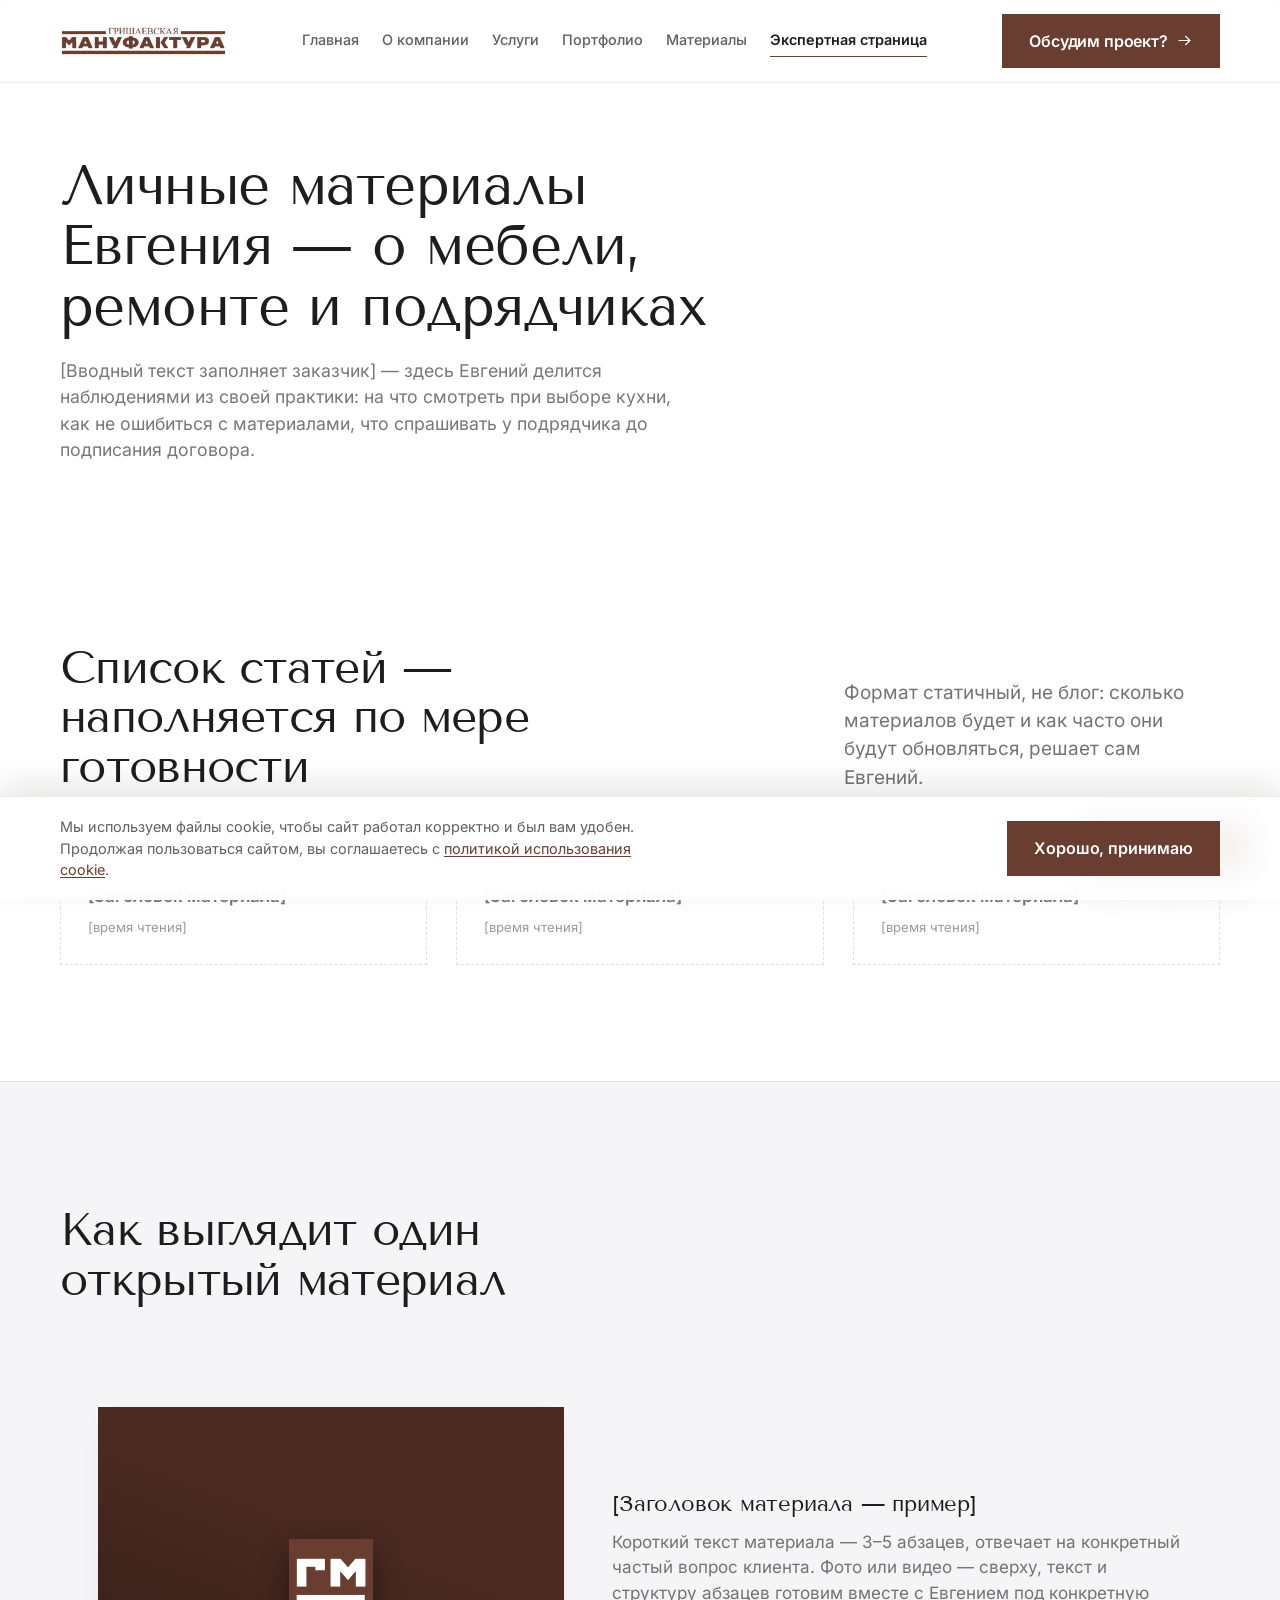
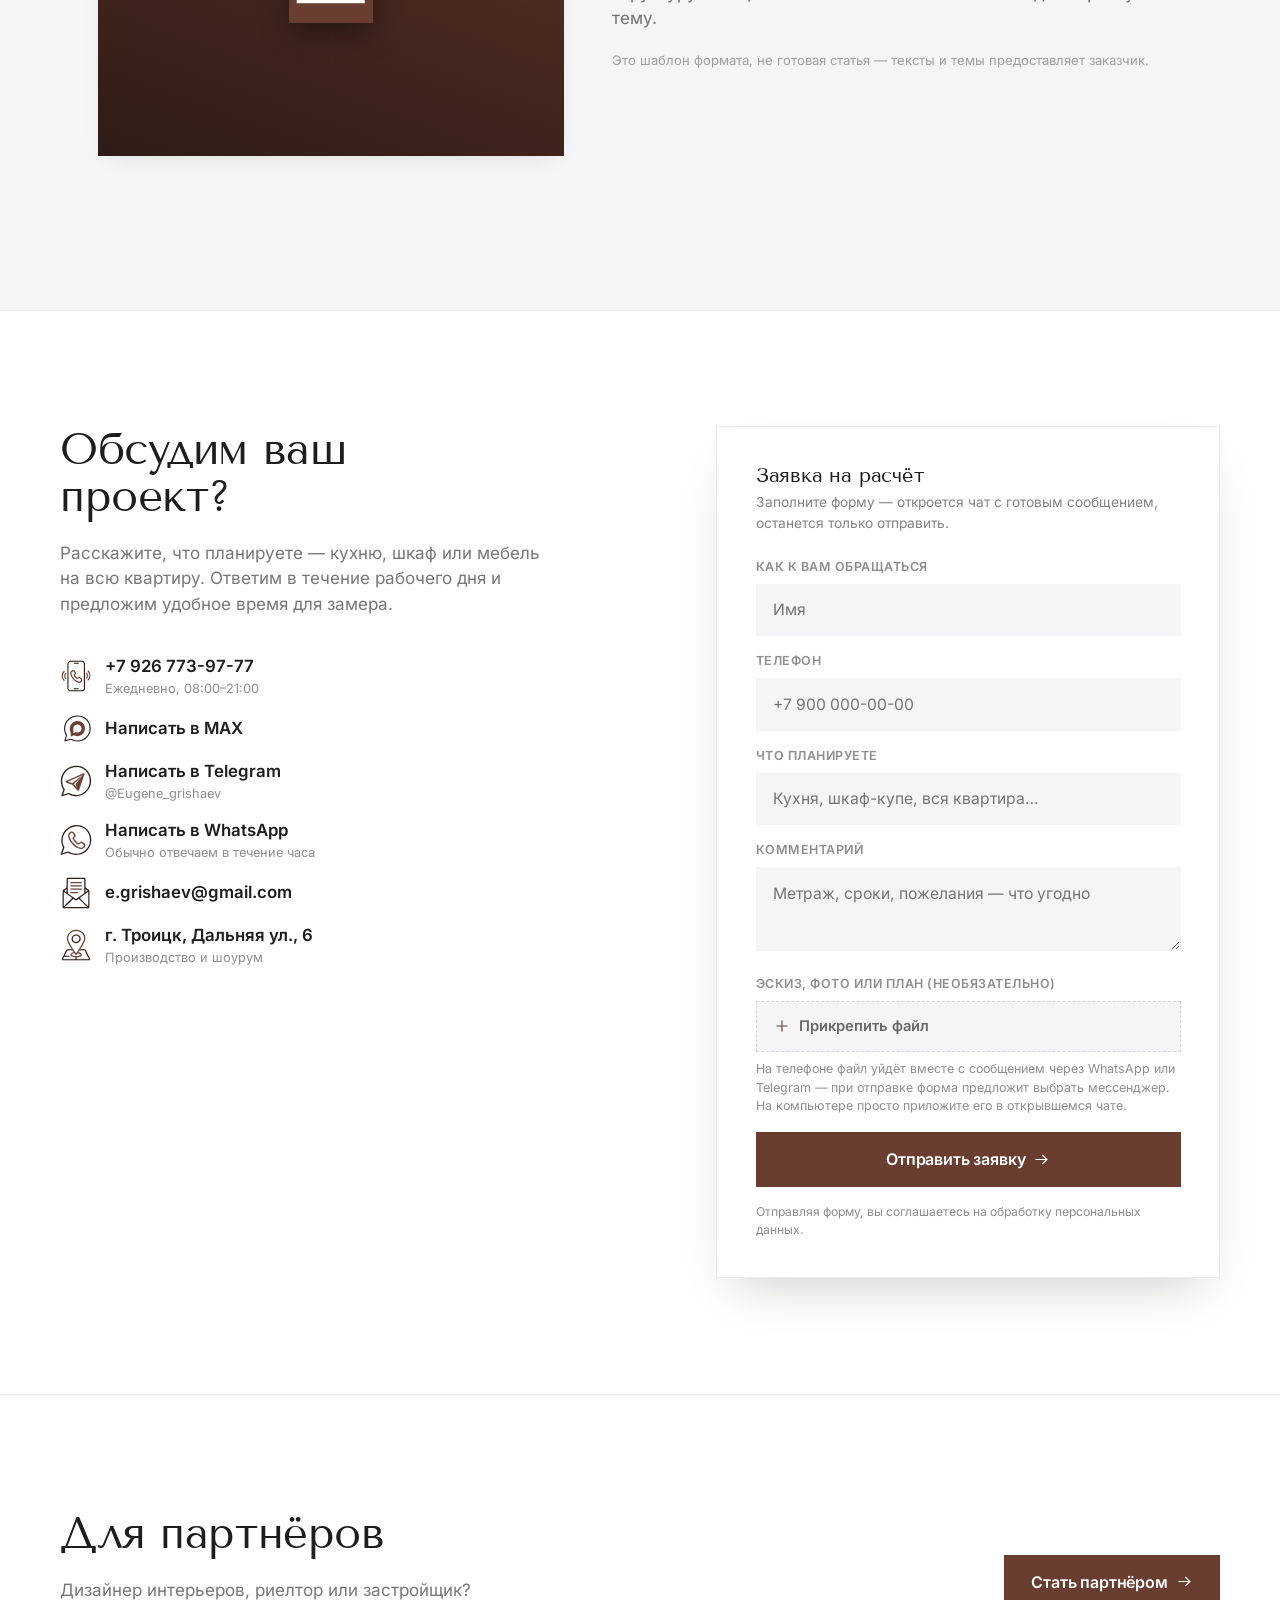
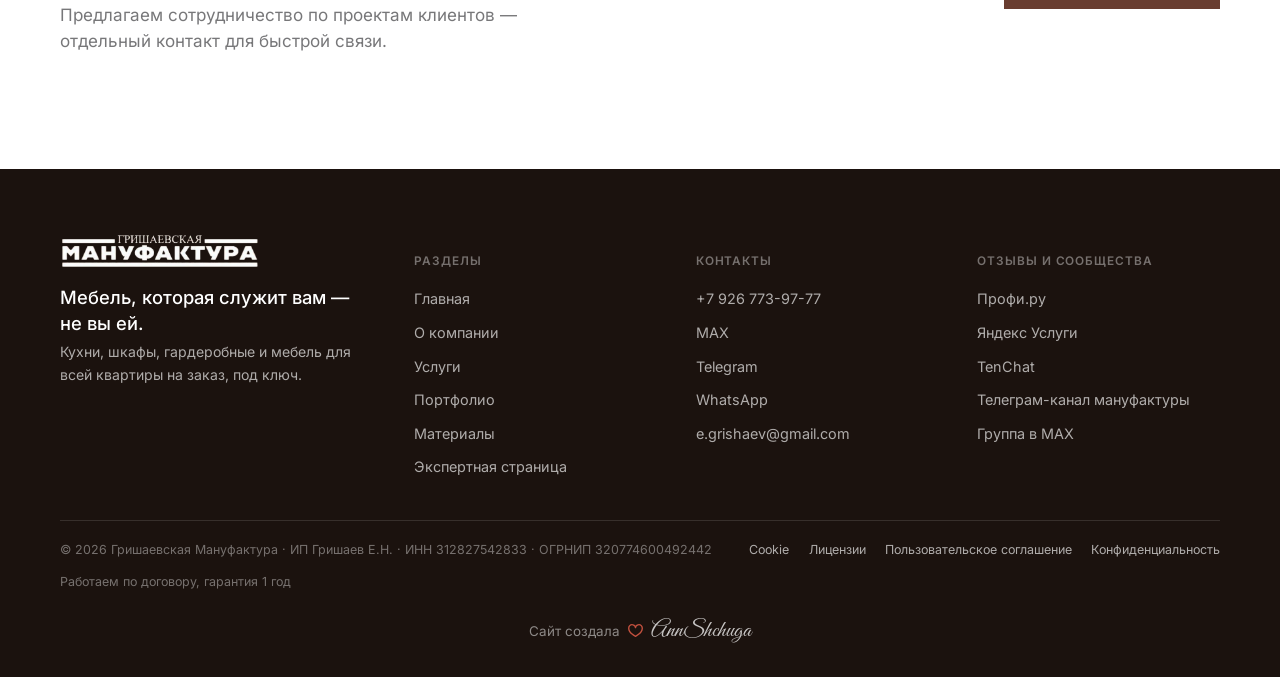
<file: expert.html>
<!DOCTYPE html>
<html lang="ru">
<head>
<meta charset="UTF-8">
<meta name="viewport" content="width=device-width, initial-scale=1">
<title>Экспертная страница — Гришаевская Мануфактура</title>
<meta name="description" content="Личные материалы Евгения Гришаева о выборе мебели, материалов и подрядчиков.">
<meta property="og:title" content="Экспертная страница — Гришаевская Мануфактура">
<meta property="og:description" content="Личные материалы Евгения Гришаева о выборе мебели, материалов и подрядчиков.">
<meta property="og:type" content="website">
<meta property="og:image" content="assets/og-image.jpg">
<meta property="og:image:width" content="1200">
<meta property="og:image:height" content="630">
<meta name="twitter:card" content="summary_large_image">
<meta name="twitter:title" content="Экспертная страница — Гришаевская Мануфактура">
<meta name="twitter:description" content="Личные материалы Евгения Гришаева о выборе мебели, материалов и подрядчиков.">
<meta name="twitter:image" content="assets/og-image.jpg">
<link rel="icon" href="data:image/svg+xml,%3Csvg xmlns='http://www.w3.org/2000/svg' viewBox='0 0 32 32'%3E%3Crect width='32' height='32' fill='%23714E44'/%3E%3Ctext x='16' y='22' font-family='Georgia,serif' font-size='18' fill='%23F7F3EE' text-anchor='middle'%3EГМ%3C/text%3E%3C/svg%3E">
<link rel="icon" href="assets/favicon-32.png" sizes="32x32" type="image/png">
<link rel="apple-touch-icon" href="assets/apple-touch-icon.png">
<link rel="stylesheet" href="css/style.css">
</head>
<body>

<!-- ============================= SVG ICON SPRITE ============================= -->
<svg width="0" height="0" style="position:absolute" aria-hidden="true">
<defs>
  <symbol id="icon-shield" viewBox="0 0 24 24" fill="none" stroke="currentColor" stroke-width="1.5" stroke-linecap="round" stroke-linejoin="round">
    <path d="M12 3l8 3.2v5.4c0 5-3.5 8-8 9.4-4.5-1.4-8-4.4-8-9.4V6.2z"/><path d="M8.8 12l2.2 2.2 4.2-4.4"/>
  </symbol>
  <symbol id="icon-star" viewBox="0 0 24 24" fill="currentColor" stroke="none">
    <path d="M12 2.5l2.9 6.3 6.8.7-5.1 4.6 1.5 6.7L12 17.4 5.9 20.8l1.5-6.7-5.1-4.6 6.8-.7z"/>
  </symbol>
  <symbol id="icon-clock" viewBox="0 0 24 24" fill="none" stroke="currentColor" stroke-width="1.5" stroke-linecap="round" stroke-linejoin="round">
    <circle cx="12" cy="12" r="9"/><path d="M12 7.5V12l3.5 2"/>
  </symbol>
  <symbol id="icon-phone" viewBox="0 0 24 24" fill="none" stroke="currentColor" stroke-width="1.5" stroke-linecap="round" stroke-linejoin="round">
    <path d="M6.6 3h3l1.4 4.4-2.3 1.9a13.2 13.2 0 0 0 6 6l1.9-2.3L21 17.4v3a1.8 1.8 0 0 1-2 1.8C10.4 21.3 4.7 15.6 2.2 7.1A1.8 1.8 0 0 1 4 5z"/>
    <path stroke="var(--walnut)" d="M15.5 2.5a7 7 0 0 1 5 5"/>
    <path stroke="var(--walnut)" d="M15.5 6a3.6 3.6 0 0 1 2.6 2.6"/>
  </symbol>
  <symbol id="icon-chat" viewBox="0 0 24 24" fill="none" stroke="currentColor" stroke-width="1.5" stroke-linecap="round" stroke-linejoin="round">
    <path d="M21 12.2a8.5 8.5 0 1 1-3.6-6.9L21 4l-1.1 4A8.4 8.4 0 0 1 21 12.2Z"/>
    <path stroke="var(--walnut)" fill="var(--walnut)" stroke-width="1.1" d="M9 9.6a3 3 0 1 0 2.3 5L14 15l-.8-2.6a3 3 0 0 0-4.2-2.8Z"/>
  </symbol>
  <symbol id="icon-send" viewBox="0 0 24 24" fill="none" stroke="currentColor" stroke-width="1.5" stroke-linecap="round" stroke-linejoin="round">
    <circle cx="12" cy="12" r="9.5"/>
    <path stroke="var(--walnut)" fill="var(--walnut)" stroke-width="1.1" d="M7.5 12.2 17 7.4l-3.3 9.4-2-3.1-3.6-1Z"/>
  </symbol>
  <symbol id="icon-mail" viewBox="0 0 24 24" fill="none" stroke="currentColor" stroke-width="1.5" stroke-linecap="round" stroke-linejoin="round">
    <rect x="3" y="5.5" width="18" height="13" rx="1"/><path d="M3.5 6.5l8.5 6.5 8.5-6.5"/>
    <path stroke="var(--walnut)" d="M7.5 14.5h4M7.5 16.7h6"/>
  </symbol>
  <symbol id="icon-pin" viewBox="0 0 24 24" fill="none" stroke="currentColor" stroke-width="1.5" stroke-linecap="round" stroke-linejoin="round">
    <path d="M12 22s7-6.7 7-12.6A7 7 0 0 0 5 9.4C5 15.3 12 22 12 22Z"/><circle stroke="var(--walnut)" cx="12" cy="9.4" r="2.4"/>
  </symbol>
  <symbol id="icon-max" viewBox="0 0 24 24" fill="none" stroke="currentColor" stroke-width="1.5" stroke-linecap="round" stroke-linejoin="round">
    <rect x="3" y="3" width="18" height="18" rx="6"/>
    <path stroke="var(--walnut)" d="M7 15.5V9l3.4 4.6L13.8 9v6.5"/>
    <path stroke="var(--walnut)" d="M17.4 9v6.5"/>
  </symbol>
  <symbol id="detail-phone" viewBox="8.0 23.6 213.9 227.0"><g><path fill="#261612" fill-opacity="0.965" stroke="#261612" stroke-width="0.5" stroke-opacity="0.965" d="M 178.32,48.72 c 0.31,45.59 0.46,91.18 0.44,136.78 c -0.28,12.67 -0.31,25.33 -0.09,38 c -0.02,1.25 -0.14,2.48 -0.37,3.71 c -0.99,9.7 -7.89,15.22 -16.82,17.65 c -27.53,1.05 -55.4,0.42 -82.98,0.45 c -12.51,0.69 -23.43,-5.52 -24.61,-18.81 c 0,-58.33 0.04,-116.67 0.1,-175 c 0.64,-13.08 10.02,-20.91 22.5,-22.48 c 26.67,-0.28 53.35,-0.28 80.02,-0.02 c 10.6,1.18 20.44,8.68 21.81,19.72 Z M 62.29,48.04 c -0.53,1.84 -0.83,3.72 -0.91,5.64 c -0.57,56.15 0.08,112.63 -0.24,168.82 c -0.01,2.25 0.38,4.43 1.18,6.53 c 2.82,5.99 7.54,9.03 14.18,9.11 c 27,-0.05 54,-0.1 81,-0.17 c 8.44,-0.25 13.27,-7.59 13.42,-15.47 c 0,-56.67 0,-113.33 0,-170 c 0.05,-10.82 -9.28,-17.04 -19.42,-16.46 c -24.99,0.25 -49.97,0.34 -74.96,0.28 c -7.09,1.04 -11.84,4.94 -14.25,11.72 Z M 99.12,46.97 c 0.25,-2.1 1.43,-3.33 3.55,-3.68 c 9.27,-0.23 18.56,-0.33 27.84,-0.29 c 5.51,0.04 6,7.15 0.83,7.72 c -9.3,-0.04 -18.6,-0.13 -27.9,-0.26 c -2.44,0.06 -3.88,-1.1 -4.32,-3.49 Z"/></g>
<g><path fill="var(--walnut)" fill-opacity="0.965" stroke="var(--walnut)" stroke-width="0.5" stroke-opacity="0.965" d="M 74.04,118 c -0.24,-12.92 15.21,-29.5 27.91,-21.28 c 9.13,9.27 21.03,21.15 6.67,32.29 c -0.73,0.95 -0.81,1.97 -0.25,3.03 c 3.54,6.18 9.95,14.47 16.25,17.9 c 5.1,0.91 8.98,-11.41 19.29,-4.15 c 7.06,5.2 18.7,12.43 15.23,22.84 c -3.92,12.61 -15.42,20.2 -28.62,16.23 c -27.92,-7.72 -53.09,-38.52 -56.48,-66.86 Z M 82.24,118 c 1.56,14.27 10.13,28.31 19.48,38.95 c 9.03,9.84 34.34,30.32 46.33,15.6 c 8.21,-9.24 -0.97,-13.93 -7.52,-19.51 c -4.06,-3.65 -7.9,2.87 -11.19,4.65 c -10.32,4.65 -24.46,-14.98 -28.73,-22.71 c -3.34,-7.05 1.78,-10.35 5.55,-15.36 c 3.2,-4.26 -6.64,-12.94 -8.94,-16.31 c -6.99,-3.94 -15.26,8.34 -14.98,14.69 Z"/></g>
<g><path fill="var(--walnut)" fill-opacity="0.957" stroke="var(--walnut)" stroke-width="0.5" stroke-opacity="0.957" d="M 208.82,139.13 c 0.36,-4.05 0.37,-8.1 0.02,-12.15 c -1.31,-8.58 -4.89,-16.1 -10.72,-22.54 c -3.09,-4.69 3.38,-8.56 6.82,-3.87 c 16.44,18.85 15.7,50.09 -1.91,67.84 c -3.29,1.83 -7.13,-1.38 -5.23,-5.07 c 5.55,-7.82 9.41,-14.54 11.02,-24.21 Z M 13.38,136 c 0.59,-11.96 4.65,-22.6 12.18,-31.92 c 3.19,-5.15 10.71,-3.58 8.41,2.38 c -14.03,14.84 -16.92,35.34 -5.91,52.99 c 2.44,3.03 11.48,12.13 1.46,12.47 c -8.25,-3.37 -17.5,-26.81 -16.14,-35.92 Z M 185.81,150.99 c 0.27,-2.72 3.62,-5.5 4.35,-8.44 c 3.34,-9.75 1.18,-17.64 -4.02,-26.08 c 0.08,-5.53 5.6,-4.94 8.08,-1.11 c 7.77,11.66 6.86,27.6 -1.71,38.6 c -2.68,2.59 -6.73,0.94 -6.7,-2.97 Z M 31.79,137 c -0.27,-7.25 1.8,-13.74 6.21,-19.48 c 2.49,-3.71 8.02,-3.34 7.35,1.81 c -5.4,8.61 -8.08,13.99 -5.11,24.75 c 0.82,4.25 9.51,11.18 2.23,13.72 c -7.2,0.18 -11.16,-15.18 -10.68,-20.8 Z"/></g>
<g><path fill="#261612" fill-opacity="0.075" stroke="#261612" stroke-width="0.5" stroke-opacity="0.075" d="M 62.29,48.04 c 0.78,0.05 1.09,0.49 0.94,1.32 c -0.26,7.13 1.31,15.95 1.15,23.21 c -0.39,1.49 -1.12,0.84 -2.07,1.8 c -0.92,3.57 1.85,17.05 2.02,22.19 c 0.35,1.89 -0.89,1.94 -2.04,2.83 c -0.21,2.07 -0.2,4.14 0.01,6.21 c 1.28,0.88 2.36,0.94 2.09,2.92 c -0.38,3.36 0.53,20.14 -0.64,21.9 c -2.51,1.51 -0.15,2.5 0.5,4.02 c 0.06,2.75 -0.22,5.46 -0.85,8.12 c 1.23,5.74 0.7,11.09 0.89,16.94 c -0.43,1.94 -2.16,0.76 -2.22,2.82 c 0.23,6.55 3.14,26.75 0.94,31.38 c -0.92,4.82 -0.32,10.41 -0.67,14.98 c 0.62,0.56 1.08,1.21 1.39,1.96 c -0.48,4.53 1.32,14.83 -1.41,18.39 c -0.8,-2.1 -1.19,-4.28 -1.18,-6.53 c 0.32,-56.19 -0.33,-112.67 0.24,-168.82 c 0.08,-1.92 0.38,-3.8 0.91,-5.64 Z"/></g>
<g><path fill="#261612" fill-opacity="0.933" stroke="#261612" stroke-width="0.5" stroke-opacity="0.933" d="M 98.08,227.04 c 0.25,-2.01 1.39,-3.11 3.4,-3.28 c 9.61,-0.16 19.22,-0.27 28.83,-0.33 c 5.92,-0.5 6.43,7.1 1.16,7.3 c -10.16,0.18 -20.32,0.1 -30.48,-0.25 c -1.76,-0.46 -2.74,-1.61 -2.91,-3.44 Z"/></g>
<g><path fill="var(--walnut)" fill-opacity="0.114" stroke="var(--walnut)" stroke-width="0.5" stroke-opacity="0.114" d="M 178.32,48.72 c 0.9,0.23 1.37,0.8 1.4,1.72 c -0.06,8.35 -0.08,16.7 -0.06,25.05 c 0.24,1.67 0.46,3.35 0.65,5.02 c 0,8.99 -0.03,17.98 -0.09,26.97 c 0.42,0.98 0.73,2 0.94,3.04 c -0.44,0.62 -0.74,1.3 -0.9,2.03 c 0.03,4.97 0.02,9.94 -0.01,14.91 c 0.08,0.74 0.3,1.43 0.64,2.09 c -0.29,0.64 -0.5,1.31 -0.62,2 c 0.01,22.33 0.03,44.66 0.07,66.98 c -0.36,1.98 -0.6,3.96 -0.71,5.97 c -0.15,7.24 0.51,14.59 -0.01,21.81 c -0.3,0.48 -0.74,0.78 -1.32,0.9 c 0.23,-1.23 0.35,-2.46 0.37,-3.71 c -0.22,-12.67 -0.19,-25.33 0.09,-38 c 0.02,-45.6 -0.13,-91.19 -0.44,-136.78 Z"/></g>
<g><path fill="var(--walnut)" fill-opacity="0.129" stroke="var(--walnut)" stroke-width="0.5" stroke-opacity="0.129" d="M 208.84,126.98 c 0.35,4.05 0.34,8.1 -0.02,12.15 c -1.44,-1.68 -1.29,-6.46 -0.73,-8.57 c 0.26,-0.74 -0.94,-3.99 0.75,-3.58 Z"/></g></symbol>
  <symbol id="detail-whatsapp" viewBox="10.3 12.8 202.4 197.9"><g><path fill="#261612" fill-opacity="0.965" stroke="#261612" stroke-width="0.5" stroke-opacity="0.965" d="M 14.96,201 c 5.02,-13.82 9.98,-27.67 14.88,-41.54 c 0.09,-0.52 0.04,-1.03 -0.15,-1.52 c -44.96,-85.45 54.98,-177.21 136.64,-125.64 c 74.11,49.21 43.7,164.54 -43.87,173.39 c -21.4,1.9 -42.16,-3.05 -60.96,-13.12 c -12.59,3.41 -28.27,9.13 -41.18,13.11 c -3.38,0.24 -5.17,-1.32 -5.36,-4.68 Z M 25.12,194.92 c 3.77,0.8 27.21,-8.34 32.83,-9.58 c 6.09,-2.56 11.71,2.86 17.11,4.97 c 50.66,22.97 107.29,-3.9 122.59,-56.99 c 14.48,-61.22 -32.02,-116.31 -95.11,-107.03 c -59.42,10.07 -95.51,75.86 -64.82,129.62 c 1.71,5.01 -10.12,32.47 -12.6,39.01 Z"/></g>
<g><path fill="var(--walnut)" fill-opacity="0.965" stroke="var(--walnut)" stroke-width="0.5" stroke-opacity="0.965" d="M 61.84,83 c 0.31,-16.61 22.05,-35.82 35.86,-19.04 c 11.19,13.68 17.94,20.82 1.94,35.05 c -1.29,1.65 -1.29,3.32 0.03,5.01 c 1.91,6.36 23.34,30.8 29.39,27.46 c 5.62,-5.17 9.55,-10.73 18.25,-8.12 c 7.74,4.64 25.49,12.33 22.52,24.11 c -7.73,27.43 -34.21,24.57 -54.17,12.3 c -24.97,-13.76 -52.92,-47.56 -53.82,-76.77 Z M 69.89,84 c 3.38,32.35 39.56,72.56 72.77,76.7 c 9.44,1.54 26.37,-14.72 14.89,-20.83 c -3.51,-1.86 -11.64,-9.96 -15.59,-8.48 c -7.93,6.2 -12.72,13.13 -23.4,5.52 c -8.37,-5.92 -34.78,-30.08 -27.15,-41.17 c 3.28,-4.52 12.6,-9.28 7.99,-15.78 c -3.4,-4.07 -10.25,-16.83 -16.77,-13.78 c -6.74,3.44 -13.09,9.66 -12.74,17.82 Z"/></g></symbol>
  <symbol id="detail-telegram" viewBox="12.4 13.6 193.5 194.8"><g><path fill="#261612" fill-opacity="0.965" stroke="#261612" stroke-width="0.5" stroke-opacity="0.965" d="M 16.96,111 c 1.93,-99.97 140.48,-130.88 178.47,-34 c 25.92,73.67 -39.49,146.24 -115.96,122.09 c -5.4,-2.08 -10.72,-4.31 -15.97,-6.71 c -5.73,0.89 -37.66,12.57 -40.54,11.22 c -2.39,-1.18 -3.23,-3.05 -2.51,-5.61 c 1.58,-5.15 12.65,-33.4 11.15,-36.3 c -9.82,-15.48 -14.7,-32.38 -14.64,-50.69 Z M 24.99,112 c 0.17,16.62 4.43,33.45 14.45,46.94 c 1.39,2.05 1.53,4.2 0.44,6.44 c -3.39,9.28 -6.52,18.64 -9.4,28.09 c 0.46,0.9 1.81,0.15 2.52,0.04 c 7.33,-1.85 25.23,-8.65 31.47,-9.29 c 19.36,9.47 33.85,13.75 55.99,11.49 c 94.8,-16.46 97.49,-152.47 3,-169.45 c -51.66,-6.84 -98.94,33.24 -98.47,85.74 Z"/></g>
<g><path fill="var(--walnut)" fill-opacity="0.973" stroke="var(--walnut)" stroke-width="0.5" stroke-opacity="0.973" d="M 46,116 c 0.01,-2.17 1.01,-3.68 3,-4.52 c 34.98,-15.54 69.89,-31.22 104.73,-47.04 c 4.41,-2.37 8.45,1.06 7.03,5.9 c -11.04,32.02 -22.02,64.05 -32.96,96.09 c -1.22,4.32 -5.95,5.65 -9.24,2.52 c -10.51,-11.47 -20.84,-24.21 -31.51,-35.39 c -12.88,-4.39 -25.71,-8.94 -38.49,-13.65 c -1.59,-0.81 -2.45,-2.12 -2.56,-3.91 Z M 122.76,86.81 c -20.22,9.4 -41.07,18.82 -61.47,27.89 c -0.71,0.3 -1.04,0.82 -0.99,1.56 c 8.65,2.84 17.33,5.6 26.04,8.27 c 13.3,-10.77 26.61,-21.54 39.95,-32.28 c 3.75,-2.84 7.53,-5.62 11.36,-8.34 c 2.56,0.13 -1.19,3.8 -1.45,4.79 c -1.19,2.53 -2.72,4.84 -4.59,6.91 c -3.58,3.4 -7.17,6.81 -10.74,10.21 c -6.86,5.99 -13.64,12.06 -20.34,18.2 c -1.92,1.78 -3.72,3.63 -5.41,5.57 c -0.02,0.53 0.14,0.99 0.5,1.38 c 6.7,7.55 13.32,15.15 19.84,22.8 c 0.35,-0.54 0.34,-1.1 -0.04,-1.68 c -1.89,-4.72 -8.58,-16.31 -8.51,-20.6 c 2.83,-5.78 13.18,-17.12 17.3,-23.32 c 3.36,-3.97 6.64,-8.01 9.82,-12.12 c 1.49,-1.86 2.89,-3.8 4.18,-5.81 c 3.46,-4.67 7.07,-9.21 10.84,-13.64 c 0.48,-0.46 0.56,-0.97 0.27,-1.51 c -1.92,0.58 -3.82,1.25 -5.71,2 c -6.84,3.48 -13.79,6.72 -20.85,9.72 Z"/></g>
<g><path fill="var(--walnut)" fill-opacity="0.012" stroke="var(--walnut)" stroke-width="0.5" stroke-opacity="0.012" d="M 122.76,86.81 c 3.31,0.71 1.24,0.59 1.46,2.46 c 0.57,1.08 1.26,2.07 2.07,2.98 c -13.34,10.74 -26.65,21.51 -39.95,32.28 c -8.71,-2.67 -17.39,-5.43 -26.04,-8.27 c -0.05,-0.74 0.28,-1.26 0.99,-1.56 c 20.4,-9.07 41.25,-18.49 61.47,-27.89 Z"/></g>
<g><path fill="var(--walnut)" fill-opacity="0.031" stroke="var(--walnut)" stroke-width="0.5" stroke-opacity="0.031" d="M 120.87,105.82 c 1.19,0.67 2.31,1.45 3.34,2.35 c -4.12,6.2 -14.47,17.54 -17.3,23.32 c -0.07,4.29 6.62,15.88 8.51,20.6 c 0.38,0.58 0.39,1.14 0.04,1.68 c -6.52,-7.65 -13.14,-15.25 -19.84,-22.8 c -0.36,-0.39 -0.52,-0.85 -0.5,-1.38 c 1.69,-1.94 3.49,-3.79 5.41,-5.57 c 6.7,-6.14 13.48,-12.21 20.34,-18.2 Z"/></g>
<g><path fill="var(--walnut)" fill-opacity="0.086" stroke="var(--walnut)" stroke-width="0.5" stroke-opacity="0.086" d="M 131.61,95.61 c 0.78,0.29 1.59,0.44 2.42,0.44 c -3.18,4.11 -6.46,8.15 -9.82,12.12 c -1.03,-0.9 -2.15,-1.68 -3.34,-2.35 c 3.57,-3.4 7.16,-6.81 10.74,-10.21 Z"/></g>
<g><path fill="var(--walnut)" fill-opacity="0.255" stroke="var(--walnut)" stroke-width="0.5" stroke-opacity="0.255" d="M 136.2,88.7 c 0.4,0.87 1.07,1.38 2.01,1.54 c -1.29,2.01 -2.69,3.95 -4.18,5.81 c -0.83,0 -1.64,-0.15 -2.42,-0.44 c 1.87,-2.07 3.4,-4.38 4.59,-6.91 Z"/></g>
<g><path fill="var(--walnut)" fill-opacity="0.063" stroke="var(--walnut)" stroke-width="0.5" stroke-opacity="0.063" d="M 138.21,90.24 c -0.94,-0.16 -1.61,-0.67 -2.01,-1.54 c 0.26,-0.99 4.01,-4.66 1.45,-4.79 c -3.83,2.72 -7.61,5.5 -11.36,8.34 c -0.81,-0.91 -1.5,-1.9 -2.07,-2.98 c -0.22,-1.87 1.85,-1.75 -1.46,-2.46 c 7.06,-3 14.01,-6.24 20.85,-9.72 c 1.89,-0.75 3.79,-1.42 5.71,-2 c 0.29,0.54 0.21,1.05 -0.27,1.51 c -3.77,4.43 -7.38,8.97 -10.84,13.64 Z"/></g></symbol>
  <symbol id="detail-mail" viewBox="12.0 16.2 173.2 196.1"><g><path fill="#261612" fill-opacity="0.961" d="M 16.21,192 c 0.96,-30.41 -0.53,-61.18 0.54,-91.51 c 0.68,-7.43 20.71,-13.41 24.03,-21.05 c 0.16,-17.31 0.23,-34.63 0.21,-51.95 c -0.17,-10.28 14.02,-5.9 20.52,-7.04 c 29.82,0.61 60.29,-0.32 90,0.42 c 3.45,0.83 5.25,3.03 5.4,6.62 c -0.01,17.33 0.05,34.65 0.17,51.97 c 3.16,7.5 22.13,12.78 23.92,21.04 c -0.05,33 -0.05,66 -0.03,99 c -0.16,4.85 -3.4,8.73 -8.47,8.59 c -49.67,0 -99.34,-0.04 -149.01,-0.12 c -8.72,-1.25 -7.15,-9.38 -7.28,-15.97 Z M 48.7,76 c 0.03,6.58 -1.07,37.6 1.46,41.21 c 15.24,11.08 30.55,22.07 45.93,32.97 c 1.53,0.8 3.05,0.81 4.59,0.04 c 14.56,-10.48 29.15,-20.93 43.76,-31.34 c 1.83,-1.13 3.28,-2.61 4.35,-4.43 c 0.19,-22.98 0.29,-45.96 0.29,-68.95 c -0.01,-5.29 -0.13,-10.57 -0.37,-15.84 c -0.33,-1.17 -2.24,-1.29 -3.2,-1.47 c -31.01,-0.18 -62.01,-0.15 -93.02,0.09 c -2.38,-0.21 -3.62,0.87 -3.72,3.22 c 0.01,14.83 -0.02,29.67 -0.07,44.5 Z M 27.64,100.03 c 3.07,3.95 7.95,5.87 11.68,9.16 c 0.48,0.44 0.96,0.48 1.44,0.11 c 0.13,-5.6 0.17,-11.2 0.13,-16.81 c -0.08,-1.41 -0.71,-1.71 -1.89,-0.9 c -4.04,2.49 -7.83,5.3 -11.36,8.44 Z M 156.79,94 c 0.03,4.52 0.05,9.04 0.09,13.56 c 0.21,1.46 0.91,1.72 2.1,0.78 c 1.72,-1.13 10.78,-6.82 10.5,-8.69 c -2.3,-3.18 -7.9,-6.05 -11.14,-8.52 c -1.81,-0.84 -1.57,1.91 -1.55,2.87 Z M 23.65,188 c 0.12,0.82 -0.42,8 2.01,5.26 c 15.37,-14.32 30.5,-28.88 45.4,-43.7 c 1.41,-1.17 2.54,-2.57 3.38,-4.2 c 0.24,-0.97 -1.83,-2.45 -2.41,-3.04 c -15.71,-11.53 -31.53,-22.88 -47.47,-34.06 c -0.47,0.66 -0.66,1.4 -0.55,2.22 c -0.08,25.84 -0.21,51.68 -0.36,77.52 Z M 122.98,145.02 c 3.3,5.86 20.41,20.34 25.75,26.76 c 7.99,7.35 15.81,14.87 23.48,22.56 c 0.26,0.28 0.55,0.36 0.89,0.24 c 0.46,-3.15 0.66,-6.32 0.61,-9.52 c 0.11,-17.52 0.2,-35.04 0.29,-52.56 c 0.02,-8 -0.29,-15.98 -0.94,-23.93 c -0.38,-0.29 -0.76,-0.28 -1.13,0.03 c -15.63,10.89 -31.39,22.7 -46.93,33.75 c -0.84,0.8 -1.51,1.69 -2.02,2.67 Z M 30.01,199.95 c 2.14,0.35 4.3,0.49 6.49,0.41 c 43.02,-0.11 86.04,-0.2 129.05,-0.26 c 0.5,0 0.83,-0.21 1.01,-0.64 c -13.5,-12.98 -26.9,-26.09 -40.18,-39.34 c -3.24,-3.06 -6.52,-6.08 -9.84,-9.04 c -4.85,-3.23 -13.59,11.58 -20.89,7.66 c -3.83,-2.4 -7.58,-4.92 -11.25,-7.56 c -1.86,-1.08 -3.52,-0.84 -4.98,0.73 c -16.4,16.1 -32.87,32.11 -49.41,48.04 Z"/></g>
<g><path fill="var(--walnut)" fill-opacity="0.965" d="M 132.7,54.65 c -1.04,0.27 -2.1,0.41 -3.18,0.4 c -21.1,0 -42.18,-0.11 -63.26,-0.33 c -2.81,-0.66 -3.83,-2.36 -3.05,-5.11 c 1.61,-1.97 3.7,-2.81 6.28,-2.54 c 20.34,0.08 40.68,0.1 61.02,0.06 c 5.07,-0.03 7.09,5.83 2.19,7.52 Z"/></g>
<g><path fill="var(--walnut)" fill-opacity="0.965" d="M 66.11,87.08 c 21.96,-0.13 43.91,-0.14 65.87,-0.04 c 1.11,0.18 1.97,0.72 2.6,1.64 c 1.26,3.22 0.22,5.22 -3.12,5.99 c -21.28,0.05 -42.68,0.35 -63.96,0.05 c -5,0.38 -6.39,-6.03 -1.39,-7.64 Z"/></g>
<g><path fill="var(--walnut)" fill-opacity="0.965" d="M 66.03,67.09 c 22.27,-0.13 44.53,-0.11 66.79,0.05 c 0.69,0.38 1.25,0.91 1.65,1.59 c 0.97,2.62 0.14,4.36 -2.48,5.24 c -21.98,0.13 -43.97,0.11 -65.96,-0.06 c -4.04,-0.58 -3.95,-6.19 0,-6.82 Z"/></g>
<g><path fill="var(--walnut)" fill-opacity="0.969" d="M 62.95,111.99 c -0.26,-3.76 2.44,-4.35 5.55,-4.19 c 13.51,0.02 27.02,-0.01 40.53,-0.07 c 4.81,0.47 4.76,8.19 -2.53,7.5 c -13.34,0.03 -26.67,-0.02 -40.01,-0.15 c -2,-0.09 -3.18,-1.12 -3.54,-3.09 Z"/></g>
<g><path fill="#261612" fill-opacity="0.024" d="M 27.64,100.03 c 3.53,-3.14 7.32,-5.95 11.36,-8.44 c 1.18,-0.81 1.81,-0.51 1.89,0.9 c 0.04,5.61 0,11.21 -0.13,16.81 c -0.48,0.37 -0.96,0.33 -1.44,-0.11 c -3.73,-3.29 -8.61,-5.21 -11.68,-9.16 Z M 156.79,94 c -0.02,-0.96 -0.26,-3.71 1.55,-2.87 c 3.24,2.47 8.84,5.34 11.14,8.52 c 0.28,1.87 -8.78,7.56 -10.5,8.69 c -1.19,0.94 -1.89,0.68 -2.1,-0.78 c -0.04,-4.52 -0.06,-9.04 -0.09,-13.56 Z"/></g>
<g><path fill="var(--walnut)" fill-opacity="0.18" d="M 131.98,87.04 c -21.96,-0.1 -43.91,-0.09 -65.87,0.04 c -0.18,-1.1 3.69,-0.85 4.39,-1.1 c 8,0.13 16,0.11 24,-0.05 c 12.01,-0.05 24.02,0.05 36.02,0.29 c 0.53,0.09 1.7,-0.16 1.46,0.82 Z"/></g>
<g><path fill="var(--walnut)" fill-opacity="0.294" d="M 66.03,73.91 c 21.99,0.17 43.98,0.19 65.96,0.06 c 0.07,1.21 -1.74,1.02 -2.48,1.08 c -9,-0.25 -18.01,-0.23 -27.01,0.03 c -11.69,-0.04 -23.38,-0.13 -35.07,-0.26 c -0.77,0.1 -1.24,-0.2 -1.4,-0.91 Z"/></g>
<g><path fill="var(--walnut)" fill-opacity="0.29" d="M 132.82,67.14 c -22.26,-0.16 -44.52,-0.18 -66.79,-0.05 c 0.16,-0.69 0.62,-1.01 1.36,-0.95 c 21.39,-0.2 42.77,-0.21 64.16,-0.02 c 0.74,-0.02 1.17,0.32 1.27,1.02 Z"/></g>
<g><path fill="var(--walnut)" fill-opacity="0.078" d="M 66.26,54.72 c 21.08,0.22 42.16,0.33 63.26,0.33 c 1.08,0.01 2.14,-0.13 3.18,-0.4 c 0.06,0.82 -0.32,1.26 -1.17,1.33 c -21.33,0.18 -42.66,0.12 -63.98,-0.17 c -0.91,0.15 -1.34,-0.21 -1.29,-1.09 Z"/></g></symbol>
  <symbol id="detail-pin" viewBox="10.0 15.6 193.5 208.2"><g><path fill="#261612" fill-opacity="0.965" stroke="#261612" stroke-width="0.5" stroke-opacity="0.965" d="M 77.93,79 c 1.66,-37.02 55.48,-37.52 59.08,-2.5 c 1.98,39.78 -58.06,42.27 -59.08,2.5 Z M 85.63,80 c 1.56,30.15 50.72,24.51 42.66,-7.67 c -9.41,-23 -43.12,-16.03 -42.66,7.67 Z M 78.89,146.99 c 1.88,1.91 4.06,5.63 4.93,8.13 c -6.89,-0.89 -23.5,-0.48 -31.34,-0.34 c -2.09,0.09 -3.45,1.15 -4.09,3.18 c -4.94,10.19 -9.92,20.36 -14.92,30.51 c 0.31,1.16 2.16,0.78 3.03,0.94 c 8.28,-0.16 16.56,-0.16 24.84,-0.01 c 4.58,1.17 3.48,7.25 -0.83,6.87 c -10.2,0.09 -20.38,0.17 -30.56,0.24 c -3.12,4.23 -4.8,9.02 -7.37,13.53 c -0.57,1.08 -0.25,1.67 0.94,1.78 c 26.28,0.19 52.59,0.2 78.86,-0.16 c 0.71,-0.15 1.09,-0.6 1.13,-1.34 c 0.08,-3.39 0.21,-6.77 0.38,-10.15 c 1.94,-0.43 5.36,-0.9 7.1,0.18 c -0.12,3.65 -0.03,7.29 0.27,10.92 c 0.32,0.41 0.74,0.6 1.27,0.57 c 25.65,0.01 51.3,0.01 76.95,-0.02 c 1.75,0.02 1.16,-1.48 0.65,-2.43 c -8.99,-17.81 -16.96,-36.14 -26.12,-53.85 c -3.56,-1.93 -15.44,-0.96 -19.84,-0.67 c -0.05,-0.42 -0.29,-0.7 -0.7,-0.83 c -3.34,-0.01 -6.68,-0.04 -10.03,-0.08 c -0.92,-0.1 -1.48,0.29 -1.68,1.16 c -0.52,0.01 -1.05,0.04 -1.57,0.09 c -0.07,-0.83 4.11,-7.24 4.99,-8.26 c 9.43,0.1 18.86,0.18 28.29,0.26 c 4.38,0.96 7.43,3.55 9.15,7.74 c 8.39,18.13 16.97,36.16 25.75,54.08 c 2.05,5.46 -2.34,10.24 -7.87,10.11 c -56.35,0.31 -112.66,0.25 -169.01,-0.13 c -6.17,-0.7 -8.66,-6.31 -5.74,-11.7 c 8.64,-17.14 17.06,-34.38 25.26,-51.74 c 2.05,-4.3 4.41,-7.75 9.51,-8.37 c 9.46,-0.11 18.91,-0.18 28.37,-0.21 Z"/></g>
<g><path fill="var(--walnut)" fill-opacity="0.965" stroke="var(--walnut)" stroke-width="0.5" stroke-opacity="0.965" d="M 135.18,146.95 c -0.88,1.02 -5.06,7.43 -4.99,8.26 c -0.69,0.1 -1.21,0.45 -1.55,1.07 c -2.04,3.36 -3.94,6.78 -5.7,10.27 c 0.1,0.62 0.46,0.99 1.08,1.11 c 10.33,1.61 26.54,8.92 18.01,21.91 c -7.2,7.72 -20.31,9.32 -30.25,9.89 c -0.39,0.18 -0.65,0.48 -0.79,0.89 c -1.74,-1.08 -5.16,-0.61 -7.1,-0.18 c -0.66,-0.37 -1.37,-0.64 -2.11,-0.81 c -10.36,-0.78 -25.18,-2.48 -31,-12.41 c -4.1,-10.28 7.2,-16.02 15.26,-18.33 c 1.89,-0.43 3.75,-0.88 5.57,-1.33 c -0.16,-1.74 -6.29,-11.4 -7.79,-12.17 c -0.87,-2.5 -3.05,-6.22 -4.93,-8.13 c -0.04,-0.61 -0.23,-1.18 -0.55,-1.7 c -19.72,-30.42 -47.07,-68.82 -18.4,-102.85 c 27.32,-30.52 73.06,-29.92 97.99,3.11 c 24.79,34.6 -4.15,69.2 -21.78,99.04 c -0.49,0.72 -0.81,1.51 -0.97,2.36 Z M 54.97,77 c 1.81,26.48 32.4,65.96 46.06,89.48 c 1.59,2.39 3.27,4.71 5.05,6.97 c 0.34,0.41 0.78,0.58 1.31,0.5 c 1.99,-2.37 3.86,-4.86 5.59,-7.47 c 15.73,-25 33.41,-50.05 44.72,-77.42 c 9.87,-30.11 -15.44,-58.71 -45.35,-60.8 c -28.83,-2.28 -57.04,18.65 -57.38,48.74 Z M 77.75,181.93 c 0.45,11.36 36.99,11.14 44.62,8.88 c 4.38,-0.8 18.08,-4.64 12.55,-11.13 c -2.85,-2.11 -15.72,-7.38 -18.24,-4.63 c -1.99,2.7 -3.93,5.44 -5.83,8.2 c -6.35,4.89 -10.88,-4.19 -14.01,-8.53 c -2.27,-2.42 -17.65,2.91 -19.09,7.21 Z"/></g>
<g><path fill="var(--walnut)" fill-opacity="0.561" d="M 144.17,154.87 c -4.13,0.11 -8.27,0.2 -12.41,0.25 c 0.2,-0.87 0.76,-1.26 1.68,-1.16 c 3.35,0.04 6.69,0.07 10.03,0.08 c 0.41,0.13 0.65,0.41 0.7,0.83 Z"/></g></symbol>
  <symbol id="detail-max" viewBox="0 0 221 230">
<g><path fill="var(--walnut)" fill-opacity="0.984" stroke="var(--walnut)" stroke-width="0.5" stroke-opacity="0.984" d="M 66.09,114 c 0.23,-30.63 21.83,-54.31 52.47,-56.55 c 64.43,-2.28 78.9,88.88 16.14,106.93 c -15.55,3.98 -25.7,1.16 -40.05,-4.01 c -5.5,2.29 -10.94,4.74 -16.32,7.33 c -3.08,1.06 -4.76,0 -5.03,-3.2 c -0.03,-7.36 -0.04,-14.71 -0.02,-22.06 c -5.16,-9.85 -7.01,-17.03 -7.19,-28.44 Z M 92.08,109.03 c -1.59,0.35 -0.91,3.35 -1.08,4.47 c 0.16,9.84 -0.37,20.02 0.28,29.8 c 0.1,0.33 0.31,0.46 0.63,0.39 c 0.79,0.52 1.61,0.59 2.48,0.19 c 4.06,-1.9 10.27,-7.36 14.84,-6.26 c 11.15,5.09 22.34,3.7 31.81,-4.08 c 25.93,-25.46 -4.67,-65.03 -35.11,-47.23 c -6.92,3.63 -14.95,14.91 -13.85,22.72 Z"/></g>
<g><path fill="#261612" fill-opacity="0.965" stroke="#261612" stroke-width="0.5" stroke-opacity="0.965" d="M 24.78,114 c -0.49,-29.43 10.26,-53.93 32.24,-73.5 c 55.38,-46.43 146.68,-20.47 157.79,54.03 c 12.85,81.44 -70.27,136.04 -141.8,97.96 c -2.3,-0.98 -34.4,10.45 -39.63,11.38 c -4.14,0.55 -6.03,-1.24 -5.66,-5.39 c 3.01,-11.32 6.2,-22.59 9.58,-33.8 c 0.49,-1.36 0.72,-2.75 0.69,-4.18 c -8.1,-14.99 -13.12,-29.16 -13.21,-46.5 Z M 32.62,111 c -0.2,16.56 4.04,31.89 12.71,45.99 c 0.98,1.74 1.18,3.57 0.59,5.49 c -3,10.04 -5.87,20.1 -8.63,30.2 c -0.59,1.6 1.19,1.56 2.16,1.22 c 6.16,-1.87 30.76,-11.12 35.3,-9.26 c 18.8,9.61 34.26,13.75 55.75,12.18 c 60.33,-8.38 92.35,-63.65 71.17,-120.86 c -38.28,-83.95 -167.13,-59.06 -169.05,35.04 Z"/></g>
<g><path fill="var(--walnut)" fill-opacity="0.388" d="M 92.08,109.03 c -0.05,11.56 -0.1,23.12 -0.17,34.66 c -0.32,0.07 -0.53,-0.06 -0.63,-0.39 c -0.65,-9.78 -0.12,-19.96 -0.28,-29.8 c 0.17,-1.12 -0.51,-4.12 1.08,-4.47 Z"/></g>
  </symbol>
  <symbol id="icon-arrow" viewBox="0 0 24 24" fill="none" stroke="currentColor" stroke-width="1.5" stroke-linecap="round" stroke-linejoin="round">
    <path d="M4 12h16M13.5 6l6 6-6 6"/>
  </symbol>
  <symbol id="mark-kitchen" viewBox="18.1 6.5 214.9 263.5"><g><path fill="#261612" fill-opacity="0.953" d="M 57.08,82.92 c 3.35,-4.5 22.31,-4.08 21.51,0.56 c -2.16,5.59 -11.49,2.48 -16.09,3.22 c -2.38,0.11 -4.3,-1.89 -5.42,-3.78 Z M 153.02,160.78 c 10.34,0.5 20.69,0.53 31.04,0.09 c 6.16,0.04 38.76,-0.95 41.91,0.84 c 2.15,1.02 2.64,2.54 1.48,4.56 c -1.1,1.11 -2.34,2.02 -3.73,2.76 c -0.57,0.73 -0.92,1.55 -1.02,2.48 c 0.14,27.33 0.07,54.67 -0.22,82 c -0.06,1.35 0.23,2.61 0.86,3.8 c 1.53,0.37 6.29,3.98 3.9,5.54 c -2.79,3.27 -10.78,1.34 -14.74,1.94 c -61.33,-0.03 -122.67,0.05 -184,0.25 c -1.72,0.01 -3.35,-0.36 -4.9,-1.08 c -2.29,-3.82 3.66,-6.04 3.11,-10.45 c 0.06,-25.01 0.06,-50.01 -0.03,-75.01 c -0.12,-2.33 -0.29,-4.65 -0.51,-6.96 c -0.79,-2.1 -1.71,-4.14 -2.75,-6.13 c -0.12,-1.89 0.73,-3.04 2.56,-3.43 c 16.5,-0.1 33,-0.29 49.51,-0.55 c 3.24,-0.14 5,-1.57 3.44,-4.81 c -1.93,-1.47 -4.39,-0.5 -6.58,-1.24 c -0.93,-0.25 -1.47,-0.86 -1.6,-1.82 c -1.01,-5.51 4.35,-4.76 7.76,-5.75 c 0.42,-0.41 0.73,-0.9 0.93,-1.46 c 0.34,-5.6 0.55,-11.22 0.64,-16.85 c 4.6,-23.11 33.83,-6.37 24.2,5.24 c -4.61,1.21 -4.51,-4.62 -6.32,-7.25 c -4.17,-5.2 -11.03,-2.46 -11.08,4.01 c -0.08,9 -0.05,17.99 0.08,26.99 c 0.2,2.1 1.38,3.03 3.54,2.78 c 20.83,-0.19 41.71,0.16 62.52,-0.49 Z M 33.07,172.08 c 1.39,2.2 2.11,2.36 4.55,2.69 c 33.59,0.03 67.29,-0.01 100.85,-0.37 c 5.09,-0.6 4.29,-6.21 -0.96,-6.1 c -29,0 -58.01,0.01 -87.01,0.05 c -2.62,0.23 -14.94,-0.52 -16.42,1.36 c -0.37,0.78 -0.7,1.56 -1.01,2.37 Z M 148.34,185 c 0.34,2.14 0.74,3.05 3.16,3.01 c 20.66,0.03 41.32,-0.03 61.98,-0.17 c 1.33,-0.21 2.06,-1.01 2.16,-2.39 c 0.22,-4.96 0.22,-9.91 0,-14.87 c -0.24,-2.22 -2.35,-2.27 -4.13,-2.36 c -20.27,-0.12 -40.53,-0.02 -60.79,0.3 c -1.41,0.37 -2.14,1.29 -2.19,2.76 c -0.14,4.57 -0.21,9.15 -0.19,13.72 Z M 158.19,177.95 c 1.32,-1.81 3.08,-2.83 5.3,-3.04 c 6.92,0.65 37.86,-1.62 41.7,1.54 c 2.88,2.34 -1.17,5.37 -3.69,5.34 c -5.71,-0.07 -37.76,0.91 -40.38,-0.49 c -1.41,-0.75 -2.38,-1.87 -2.93,-3.35 Z M 33.55,207 c 0.01,11.17 0.1,22.34 0.27,33.51 c 0.13,4.12 0.62,4.43 4.67,4.49 c 12.34,0.01 24.68,-0.02 37.02,-0.09 c 3.26,0.33 4.75,-1.14 4.45,-4.4 c 0.15,-18.68 0.15,-37.35 -0.01,-56.02 c -0.08,-2.18 -1.23,-3.23 -3.44,-3.15 c -12.92,-0.33 -25.83,-0.33 -38.75,-0.02 c -2.44,-0.27 -3.76,0.79 -3.96,3.18 c -0.01,7.5 -0.09,15 -0.25,22.5 Z M 86.82,212 c 0.09,9.83 0.14,19.67 0.15,29.5 c 0.01,3.03 1.94,3.4 4.52,3.37 c 15.98,0.09 31.95,-0.01 47.92,-0.27 c 2.08,-0.35 2.34,-2.32 2.36,-4.09 c 0,-18.67 0,-37.33 0.01,-56 c 0.21,-2.68 -2.03,-3.46 -4.28,-3.33 c -15.33,0.18 -30.67,0.12 -46.01,-0.16 c -2.85,-0.06 -4.47,0.26 -4.51,3.48 c 0.04,9.17 -0.01,18.33 -0.16,27.5 Z M 148.37,197 c 0.2,14.67 0.24,29.33 0.13,44 c -0.06,1.37 0.42,2.49 1.45,3.36 c 20.84,0.29 41.69,0.38 62.55,0.28 c 2.58,-0.13 3.69,-1.51 3.31,-4.13 c -0.1,-14.01 -0.11,-28.02 -0.03,-42.03 c 0.02,-2.88 -1.4,-4.11 -4.28,-3.69 c -20,0.31 -40,0.19 -60,-0.37 c -1.75,0.01 -2.8,0.87 -3.13,2.58 Z M 33.29,253.89 c 0.26,3.7 1.84,4.23 5.2,4.3 c 57.67,-0.07 115.34,-0.1 173.01,-0.09 c 6.3,0.82 6.61,-7.35 0.01,-6.69 c -58.01,0.6 -116.01,-0.09 -174.02,0.06 c -1.96,-0.13 -3.36,0.67 -4.2,2.42 Z"/></g>
<g><path fill="#261612" fill-opacity="0.945" d="M 54.89,117.68 c -2.37,-1.09 -4.73,-1.08 -7.08,0.05 c 0.24,-5.4 0.32,-10.82 0.24,-16.25 c 0.06,-0.63 -0.14,-1.16 -0.58,-1.59 c -5.99,-0.27 -11.98,-0.55 -17.98,-0.83 c -1.79,-0.5 -2.73,-1.68 -2.84,-3.54 c 0.24,-26.35 0.34,-52.69 0.29,-79.03 c 0.61,-2.99 2.46,-4.44 5.55,-4.35 c 59.34,-0.19 118.67,-0.41 178.01,-0.63 c 2.83,-0.17 4.29,1.13 4.38,3.88 c -1,4.5 -6.58,1.36 -6.58,4.22 c -0.12,13.2 -0.08,26.41 0.12,39.61 c 0.34,1.45 3.61,1.31 4.68,2.01 c 4.4,3.06 10.54,15.32 14.12,20.11 c 1.16,1.85 1.21,3.73 0.15,5.63 c -1.15,1.68 -4.1,1.47 -5.87,1.52 c -24.67,-0.06 -49.34,-0.14 -74.02,-0.24 c -3.07,-0.68 -4.1,-2.54 -3.1,-5.58 c 4.62,-7.18 9.8,-13.94 15.52,-20.28 c 1.52,-2.23 6.64,-1.07 6.78,-3.01 c 0.12,-13.26 0.14,-26.52 0.04,-39.78 c -0.32,-1.09 -1.07,-1.52 -2.25,-1.31 c -8.27,-0.2 -16.54,-0.22 -24.81,-0.08 c -0.74,0.54 -1.09,1.28 -1.06,2.22 c -0.5,24.33 0.24,48.73 0.17,73.07 c -0.06,4.14 -2.15,6 -6.27,5.59 c -25.58,0.12 -51.16,0.21 -76.74,0.28 c -0.61,0.55 -0.88,1.25 -0.78,2.11 c -0.04,5.4 -0.07,10.8 -0.09,16.2 Z M 83.84,81.01 c 1.61,0.3 1.04,-1.81 1.6,-2.64 c 1.13,1.76 2.75,2.65 4.87,2.64 c 0.29,3.17 0.39,6.34 0.31,9.52 c -0.04,0.95 0.33,1.64 1.13,2.09 c 13.09,-0.05 26.18,-0.14 39.25,-0.25 c 0.56,-0.49 0.81,-1.12 0.75,-1.88 c 0.19,-23.34 0.24,-46.67 0.15,-70 c 0.07,-0.81 -0.21,-1.45 -0.84,-1.93 c -9.51,-0.19 -19.03,-0.28 -28.56,-0.27 c -3.82,-0.05 -7.63,0.09 -11.42,0.43 c -0.56,0.83 -0.79,1.76 -0.68,2.79 c 0.07,11.16 0.07,22.33 -0.02,33.5 c -0.88,-0.28 -1.55,-0.84 -1.99,-1.67 c -0.2,1.2 -0.5,2.39 -0.9,3.55 c -0.77,0.62 -1.05,1.69 -2.12,0.92 c -0.1,-3.12 -0.14,-6.25 -0.11,-9.39 c 0.02,-0.93 -0.42,-1.41 -1.32,-1.43 c 0.02,-8.83 0,-17.65 -0.06,-26.48 c 0.05,-0.56 -0.13,-1.02 -0.54,-1.38 c -14.74,-1.91 -32.84,-0.59 -47.91,-0.41 c -1.52,0.27 -2.11,1.19 -1.77,2.76 c -0.08,22.67 -0.03,45.35 0.15,68.02 c 0.02,1.27 -0.18,3.42 1.75,3.12 c 3.32,0.02 6.63,0.05 9.94,0.08 c 12.35,-0.36 24.69,-0.5 37.03,-0.42 c 0.56,-0.15 0.93,-0.49 1.1,-1.03 c 0.03,-3.41 0.1,-6.83 0.21,-10.24 Z M 173.6,52 c 0.32,1.55 -0.41,7.27 0.94,8.01 c 8.33,0.53 16.66,0.59 25,0.16 c 0.61,0 1.1,-0.25 1.47,-0.74 c 0.28,-2.63 0.46,-5.28 0.55,-7.94 c 0.08,-10.33 0.06,-20.67 -0.06,-31 c 0.07,-0.7 -0.1,-1.31 -0.52,-1.85 c -5.47,-0.5 -10.97,-0.7 -16.48,-0.62 c -1.67,0.24 -9.52,-0.38 -10.36,0.66 c -0.3,0.91 -0.43,1.85 -0.37,2.82 c 0.04,10.17 -0.01,20.33 -0.17,30.5 Z M 154.19,81.76 c 19.1,0.13 38.2,0.14 57.31,0.02 c 0.9,-0.21 7.45,0.25 6.98,-1.25 c -2.17,-3.27 -6.68,-10.79 -9.27,-13.18 c -13.64,-0.81 -28.87,-0.02 -42.72,-0.3 c -1.15,-0.11 -2.15,0.22 -2.98,1 c -1.86,2.5 -9.1,11.27 -9.32,13.71 Z M 104.34,82.99 c 1.27,-5.08 13.3,-2.16 17.17,-2.98 c 4.48,-0.47 6.53,5.09 1.81,6.54 c -5.28,0.2 -10.57,0.13 -15.85,-0.22 c -1.98,-0.23 -3.03,-1.34 -3.13,-3.34 Z"/></g>
<g><path fill="#261612" fill-opacity="0.024" d="M 148.37,197 c 0.33,-1.71 1.38,-2.57 3.13,-2.58 c 20,0.56 40,0.68 60,0.37 c 2.88,-0.42 4.3,0.81 4.28,3.69 c -0.08,14.01 -0.07,28.02 0.03,42.03 c 0.38,2.62 -0.73,4 -3.31,4.13 c -20.86,0.1 -41.71,0.01 -62.55,-0.28 c -1.03,-0.87 -1.51,-1.99 -1.45,-3.36 c 0.11,-14.67 0.07,-29.33 -0.13,-44 Z M 156.64,228 c 0.33,2.38 -1.11,7.95 2.36,8.46 c 14.83,0.49 29.66,0.61 44.5,0.35 c 2.52,0.23 4,-0.87 4.45,-3.3 c 0.01,-9.34 0.02,-18.68 0.02,-28.01 c 0.13,-3.13 -1.36,-4.61 -4.47,-4.46 c -14,-0.1 -28,-0.08 -42,0.07 c -3.32,-0.38 -4.93,1.08 -4.85,4.39 c 0.09,7.5 0.09,15 -0.01,22.5 Z"/></g>
<g><path fill="#261612" fill-opacity="0.02" d="M 33.29,253.89 c 0.84,-1.75 2.24,-2.55 4.2,-2.42 c 58.01,-0.15 116.01,0.54 174.02,-0.06 c 6.6,-0.66 6.29,7.51 -0.01,6.69 c -57.67,-0.01 -115.34,0.02 -173.01,0.09 c -3.36,-0.07 -4.94,-0.6 -5.2,-4.3 Z"/></g>
<g><path fill="#261612" fill-opacity="0.024" d="M 148.34,185 c -0.02,-4.57 0.05,-9.15 0.19,-13.72 c 0.05,-1.47 0.78,-2.39 2.19,-2.76 c 20.26,-0.32 40.52,-0.42 60.79,-0.3 c 1.78,0.09 3.89,0.14 4.13,2.36 c 0.22,4.96 0.22,9.91 0,14.87 c -0.1,1.38 -0.83,2.18 -2.16,2.39 c -20.66,0.14 -41.32,0.2 -61.98,0.17 c -2.42,0.04 -2.82,-0.87 -3.16,-3.01 Z M 158.19,177.95 c 0.55,1.48 1.52,2.6 2.93,3.35 c 2.62,1.4 34.67,0.42 40.38,0.49 c 2.52,0.03 6.57,-3 3.69,-5.34 c -3.84,-3.16 -34.78,-0.89 -41.7,-1.54 c -2.22,0.21 -3.98,1.23 -5.3,3.04 Z"/></g>
<g><path fill="#261612" fill-opacity="0.043" d="M 33.07,172.08 c 0.31,-0.81 0.64,-1.59 1.01,-2.37 c 1.48,-1.88 13.8,-1.13 16.42,-1.36 c 29,-0.04 58.01,-0.05 87.01,-0.05 c 5.25,-0.11 6.05,5.5 0.96,6.1 c -33.56,0.36 -67.26,0.4 -100.85,0.37 c -2.44,-0.33 -3.16,-0.49 -4.55,-2.69 Z"/></g>
<g><path fill="#261612" fill-opacity="0.976" d="M 156.64,228 c 0.1,-7.5 0.1,-15 0.01,-22.5 c -0.08,-3.31 1.53,-4.77 4.85,-4.39 c 14,-0.15 28,-0.17 42,-0.07 c 3.11,-0.15 4.6,1.33 4.47,4.46 c 0,9.33 -0.01,18.67 -0.02,28.01 c -0.45,2.43 -1.93,3.53 -4.45,3.3 c -14.84,0.26 -29.67,0.14 -44.5,-0.35 c -3.47,-0.51 -2.03,-6.08 -2.36,-8.46 Z M 163.35,226.99 c -0.01,1.82 -0.17,3.14 2.13,2.98 c 11.64,0.09 23.27,0.06 34.9,-0.08 c 0.47,-0.33 0.69,-0.79 0.64,-1.37 c -0.01,-6.62 -0.07,-13.25 -0.2,-19.86 c -0.3,-0.48 -0.74,-0.7 -1.31,-0.67 c -11.63,-0.04 -23.27,0.02 -34.9,0.17 c -0.77,0.45 -1.14,1.13 -1.1,2.05 c -0.07,5.59 -0.12,11.19 -0.16,16.78 Z"/></g>
<g><path fill="var(--walnut)" fill-opacity="0.988" d="M 163.35,226.99 c 0.04,-5.59 0.09,-11.19 0.16,-16.78 c -0.04,-0.92 0.33,-1.6 1.1,-2.05 c 11.63,-0.15 23.27,-0.21 34.9,-0.17 c 0.57,-0.03 1.01,0.19 1.31,0.67 c 0.13,6.61 0.19,13.24 0.2,19.86 c 0.05,0.58 -0.17,1.04 -0.64,1.37 c -11.63,0.14 -23.26,0.17 -34.9,0.08 c -2.3,0.16 -2.14,-1.16 -2.13,-2.98 Z"/></g>
<g><path fill="var(--walnut)" fill-opacity="0.02" d="M 177.56,156.7 c -3.48,0.74 -15.04,0.61 -18.52,-0.11 c -3.56,-1.58 -1.76,-9.74 -1.69,-12.8 c 0.6,-0.54 1.31,-0.76 2.14,-0.68 c 6.3,-0.19 12.61,-0.14 18.91,0.18 c 0.48,0.01 0.86,0.21 1.15,0.59 c 0.15,3.29 1.81,11.03 -1.99,12.82 Z"/></g>
<g><path fill="var(--walnut)" fill-opacity="0.957" d="M 184.14,159.98 c -0.51,-0.99 -1.24,-1.79 -2.18,-2.39 c -0.82,0.05 -1.65,0.19 -2.48,0.43 c -0.84,-0.14 -1.48,-0.59 -1.92,-1.32 c 3.8,-1.79 2.14,-9.53 1.99,-12.82 c -0.29,-0.38 -0.67,-0.58 -1.15,-0.59 c -6.3,-0.32 -12.61,-0.37 -18.91,-0.18 c -0.83,-0.08 -1.54,0.14 -2.14,0.68 c -0.07,3.06 -1.87,11.22 1.69,12.8 c -1.75,1.83 -4.35,1.36 -6.47,2.56 c -0.92,-0.9 -1.55,-1.97 -1.9,-3.2 c -0.55,-2.55 0.38,-9.35 -0.95,-11.22 c -1.5,-0.27 -2.87,-0.86 -4.09,-1.77 c -1.23,-1.9 -1.1,-3.68 0.39,-5.36 c 2.26,-1.11 9.55,-1.7 12.32,-1.75 c 0.89,-1.54 1.67,-3.15 2.34,-4.83 c 2.71,-5.02 13.73,-4.88 15.82,0.97 c 0.37,1.28 0.8,2.53 1.28,3.75 c 3.92,0.21 7.83,0.62 11.73,1.22 c 1.75,0.52 2.63,1.7 2.63,3.54 c 0.09,4.34 -3.63,2.84 -5.17,5.03 c -0.2,3.59 -0.37,7.18 -0.51,10.77 c -0.46,1.41 -1.23,2.64 -2.32,3.68 Z M 166.22,135.01 c -0.18,1.51 3.1,1.59 3.87,0.41 c 0.17,-3.18 -3.03,-2.48 -3.87,-0.41 Z"/></g>
<g><path fill="#261612" fill-opacity="0.867" d="M 83.94,46.99 c 0.9,0.02 1.34,0.5 1.32,1.43 c -0.03,3.14 0.01,6.27 0.11,9.39 c 1.07,0.77 1.35,-0.3 2.12,-0.92 c 0.4,-1.16 0.7,-2.35 0.9,-3.55 c 0.44,0.83 1.11,1.39 1.99,1.67 c -0.22,8.67 -0.24,17.34 -0.07,26 c -2.12,0.01 -3.74,-0.88 -4.87,-2.64 c -0.56,0.83 0.01,2.94 -1.6,2.64 c 0.18,-11.34 0.21,-22.68 0.1,-34.02 Z"/></g>
<g><path fill="#261612" fill-opacity="0.102" d="M 72.35,155.38 c 2.19,0.74 4.65,-0.23 6.58,1.24 c 1.56,3.24 -0.2,4.67 -3.44,4.81 c -16.51,0.26 -33.01,0.45 -49.51,0.55 c 0.19,-1.9 3.27,-0.74 4.5,-1.2 c 0.98,-0.37 1.99,-0.62 3.02,-0.76 c 12.34,0.15 24.67,0.11 37,-0.12 c 0.18,-0.16 0.36,-0.32 0.55,-0.48 c 0.21,-1.42 -0.88,-3.66 1.3,-4.04 Z"/></g>
<g><path fill="var(--walnut)" fill-opacity="0.953" d="M 159.04,156.59 c 3.48,0.72 15.04,0.85 18.52,0.11 c 0.44,0.73 1.08,1.18 1.92,1.32 c 0.83,-0.24 1.66,-0.38 2.48,-0.43 c 0.94,0.6 1.67,1.4 2.18,2.39 c -0.03,0.29 -0.05,0.59 -0.08,0.89 c -10.35,0.44 -20.7,0.41 -31.04,-0.09 c -0.04,-0.57 -0.19,-1.12 -0.45,-1.63 c 2.12,-1.2 4.72,-0.73 6.47,-2.56 Z"/></g>
<g><path fill="#261612" fill-opacity="0.925" d="M 94.91,202 c 0.87,-3.48 -2.45,-15.82 4.19,-14.33 c 3.63,1.03 2.05,12.81 2.23,15.89 c -1.21,3.85 -7.03,2.86 -6.42,-1.56 Z"/></g>
<g><path fill="var(--walnut)" fill-opacity="0.333" d="M 166.22,135.01 c 0.84,-2.07 4.04,-2.77 3.87,0.41 c -0.77,1.18 -4.05,1.1 -3.87,-0.41 Z"/></g>
<g><path fill="var(--walnut)" fill-opacity="0.957" d="M 54.89,117.68 c 3.22,2.92 12.38,14.09 5.51,17.12 c -5.63,0.24 -11.27,0.32 -16.91,0.25 c -9.17,-0.47 1.85,-14.53 4.32,-17.32 c 2.35,-1.13 4.71,-1.14 7.08,-0.05 Z M 48.08,127.98 c 0.19,1.32 7.37,2.06 7.06,-0.41 c -2.59,-5.41 -5.09,-5.38 -7.06,0.41 Z"/></g>
<g><path fill="var(--walnut)" fill-opacity="0.235" d="M 48.08,127.98 c 1.97,-5.79 4.47,-5.82 7.06,-0.41 c 0.31,2.47 -6.87,1.73 -7.06,0.41 Z"/></g></symbol>
  <symbol id="mark-wardrobe" viewBox="14.6 0 196.9 274.3"><g><path fill="#261612" fill-opacity="0.953" d="M 21.02,0 c 61.65,0 123.31,0 184.96,0 c 0.98,1.92 1.1,3.3 1.08,5.5 c 0.1,80.67 0.12,161.33 0.09,242 c 0.02,3.21 -1.53,5.15 -4.64,5.84 c -2.33,-0.04 -4.61,0.25 -6.84,0.87 c -2.53,4.74 3.46,12.52 -2.54,15.63 c -8.15,-1.72 -2.26,-15.3 -8.64,-15.96 c -1.99,-0.11 -3.99,-0.16 -5.99,-0.14 c -45.67,-0.1 -91.34,-0.12 -137.01,-0.06 c -1.54,-0.09 -2.5,0.61 -2.89,2.09 c -0.52,3.85 -1.19,7.66 -2.03,11.43 c -3.62,4.71 -6.57,1.22 -6.18,-3.24 c 0.47,-2.8 1.33,-7.58 0.45,-10.24 c -2.45,0.08 -4.91,-0.08 -7.38,-0.48 c -3.27,-0.63 -4.47,-3.72 -4.29,-6.74 c 0.1,-79.67 -0.54,-159.33 0.41,-239 c -0.22,-2.65 0.26,-5.15 1.44,-7.5 Z M 26.03,221 c -0.01,7.46 0.06,14.91 0.21,22.37 c 0.16,1.42 0.92,2.34 2.27,2.75 c 23.99,0.38 47.99,0.41 71.99,0.1 c 4.16,-0.1 4.68,-0.5 4.71,-4.72 c -0.15,-77.99 0.09,-156 -0.01,-234 c 0.06,-1.2 -0.26,-2.28 -0.96,-3.22 c -1.89,-0.38 -3.8,-0.51 -5.74,-0.41 c -22.67,0.08 -45.35,0.24 -68.02,0.48 c -2.38,-0.26 -3.65,0.78 -3.8,3.15 c -1.17,70.95 -0.14,142.47 -0.65,213.5 Z M 111.85,7.15 c 1.33,1.71 0.91,2.82 3.65,2.81 c 25,0.09 50.01,0.09 75.02,0.02 c 1.71,0.09 2.86,0.94 3.44,2.57 c 0.26,4.3 0.37,8.62 0.33,12.95 c -0.23,72 -0.25,144.01 -0.06,216.01 c -0.11,3.53 1.6,6.74 5.34,3.66 c 0.46,-2.2 0.63,-4.42 0.51,-6.67 c -0.05,-77.9 -0.21,-155.8 -0.48,-233.69 c -1.29,-1.54 -5.23,-0.89 -7.1,-1.12 c -25,-0.09 -50,-0.12 -75,-0.07 c -2.75,0.17 -5.19,0.3 -5.65,3.53 Z M 112.48,27 c 0.17,2.41 -0.51,6.18 3.01,6.07 c 11.79,-0.12 23.45,1.17 35.01,-1.18 c 11.42,2.27 22.41,0.83 33.99,1.19 c 1.73,0.01 2.66,-0.85 2.78,-2.58 c 0.31,-3.59 0.39,-7.18 0.23,-10.79 c -0.08,-1.94 -1.08,-2.9 -3,-2.88 c -23,-0.14 -46,-0.1 -68.99,0.12 c -1.34,-0.14 -2.19,0.42 -2.55,1.68 c -0.39,2.77 -0.55,5.56 -0.48,8.37 Z M 112.48,52 c 0.37,39.17 0.49,78.34 0.36,117.51 c -0.25,2.69 0.96,3.97 3.66,3.84 c 12.3,0.41 25.72,0.76 37.91,-0.59 c 2.34,-0.59 2.21,-2.15 2.28,-4.25 c -0.42,-26.34 -1.03,-52.68 -1.83,-79.01 c -0.24,-3.63 -0.64,-7.24 -1.22,-10.82 c -5.13,-11.58 -26.59,-5.43 -33.31,-9.52 c -4.3,-3.4 8.96,-8.15 10.66,-9.5 c 4.09,-4.05 21.7,-12.56 20.87,-18.7 c -1.45,-0.11 -2.9,-0.38 -4.36,-0.8 c -10.96,-0.1 -21.92,-0.04 -32.87,0.17 c -1.02,0.39 -1.63,1.12 -1.84,2.2 c -0.15,3.16 -0.26,6.31 -0.31,9.47 Z M 149.1,180.19 c -10.87,0.3 -21.74,0.32 -32.6,0.05 c -3.21,0.03 -4.41,1.63 -3.62,4.78 c 0.38,0.58 0.93,0.86 1.64,0.83 c 22.32,-0.11 44.65,-0.13 66.98,-0.05 c 2.15,-0.13 4.94,0.47 5.48,-2.34 c 0.22,-3.65 0.4,-7.3 0.56,-10.96 c -0.87,-43.31 0.75,-86.69 -0.55,-129.98 c -0.2,-1.42 -1.04,-2.17 -2.5,-2.24 c -7.33,-0.09 -14.65,-0.09 -21.98,0.01 c -3.02,0.1 -3.26,4.79 -4.76,6.76 c -0.32,0.89 -3.64,4.78 -2.67,5.62 c 8.92,5.39 22.13,5.34 24.89,17.82 c 2.01,28.36 1.98,58.45 2.87,87 c -0.7,4.19 -3.16,6.61 -7.36,7.29 c -2.52,0.64 -9.42,-0.43 -11.17,1.01 c -0.4,13.97 -0.99,14.3 -15.21,14.4 Z M 137.11,63.84 c 10.75,2.63 24.56,2.75 24.78,17.66 c 0.79,24.65 1.48,49.31 2.06,73.96 c 0.17,1.52 1.02,2.32 2.56,2.4 c 2.61,0.57 5.2,0.47 7.76,-0.32 c 1.04,-0.72 1.57,-1.73 1.6,-3.04 c -0.73,-27.36 -1.41,-54.69 -2.82,-82.01 c -0.82,-9.47 -18.2,-10.75 -25.09,-13.81 c -4.05,-0.34 -7.87,2.96 -10.85,5.16 Z M 112.77,204 c -0.02,3.16 0.06,6.31 0.24,9.46 c 0.26,1.38 1.1,2.16 2.49,2.34 c 23.01,0.07 46.01,0.02 69.01,-0.15 c 1.78,-0.27 2.68,-1.32 2.7,-3.14 c -0.24,-5.15 0.76,-14.01 -0.52,-18.68 c -0.6,-0.6 -1.33,-0.92 -2.2,-0.96 c -23.3,-0.09 -46.59,0 -69.88,0.29 c -0.89,0.08 -1.38,0.57 -1.47,1.46 c -0.32,3.11 -0.44,6.24 -0.37,9.38 Z M 112.75,233 c -0.05,3.8 0.08,7.6 0.39,11.38 c 0.32,1.2 1.12,1.72 2.41,1.58 c 22.65,0.21 45.3,0.27 67.96,0.16 c 2.17,0.32 3.37,-0.56 3.59,-2.66 c -0.04,-5.34 0.89,-14.75 -0.42,-19.62 c -0.6,-0.57 -1.34,-0.87 -2.19,-0.88 c -22.98,-0.16 -45.97,-0.18 -68.95,-0.06 c -0.88,0 -1.63,0.29 -2.25,0.88 c -0.5,3.05 -0.68,6.12 -0.54,9.22 Z"/></g>
<g><path fill="#261612" fill-opacity="0.027" d="M 111.85,7.15 c 0.46,-3.23 2.9,-3.36 5.65,-3.53 c 25,-0.05 50,-0.02 75,0.07 c 1.87,0.23 5.81,-0.42 7.1,1.12 c 0.27,77.89 0.43,155.79 0.48,233.69 c 0.12,2.25 -0.05,4.47 -0.51,6.67 c -3.74,3.08 -5.45,-0.13 -5.34,-3.66 c -0.19,-72 -0.17,-144.01 0.06,-216.01 c 0.04,-4.33 -0.07,-8.65 -0.33,-12.95 c -0.58,-1.63 -1.73,-2.48 -3.44,-2.57 c -25.01,0.07 -50.02,0.07 -75.02,-0.02 c -2.74,0.01 -2.32,-1.1 -3.65,-2.81 Z"/></g>
<g><path fill="var(--walnut)" fill-opacity="0.973" d="M 86.97,161.92 c 0.91,0.03 1.27,-0.42 1.08,-1.36 c -0.07,-22.03 -0.07,-44.06 0.01,-66.09 c 0,-0.68 -0.32,-1.09 -0.97,-1.23 c 1.34,-3.37 6.37,-3.73 7.05,0.23 c 0.29,22.35 0.33,44.7 0.11,67.05 c 0.02,4.36 -5.32,4.77 -7.28,1.4 Z"/></g>
<g><path fill="#261612" fill-opacity="0.937" d="M 34.06,14 c 0.21,-2.09 1.35,-3.17 3.42,-3.26 c 18.99,-0.41 37.99,-0.57 56.99,-0.47 c 5.79,0.56 4.21,7.46 -0.96,6.68 c -18.34,0.08 -36.68,0.09 -55.01,0.02 c -2.3,0.2 -3.78,-0.79 -4.44,-2.97 Z"/></g>
<g><path fill="var(--walnut)" fill-opacity="0.949" d="M 137.9,233 c 0.19,-1.61 1.05,-2.66 2.57,-3.15 c 4.08,0.08 20.65,-2.26 22.32,1.77 c 2.6,8.73 -16.65,3.41 -21.25,4.95 c -2.4,0.03 -3.62,-1.16 -3.64,-3.57 Z"/></g>
<g><path fill="var(--walnut)" fill-opacity="0.953" d="M 137.84,203 c 0.11,-1.26 0.69,-2.23 1.73,-2.89 c 4.33,-0.99 24.96,-3.53 23.14,3.97 c -2.15,4.18 -17.73,0.99 -22.22,1.91 c -1.62,-0.32 -2.5,-1.32 -2.65,-2.99 Z"/></g>
<g><path fill="#261612" fill-opacity="0.071" d="M 149.1,180.19 c -0.33,0.65 -0.85,1.03 -1.58,1.12 c -2.74,0 -5.47,0.05 -8.18,0.18 c 1.4,0.28 2.82,0.44 4.25,0.48 c 3.98,-0.23 7.96,-0.26 11.94,-0.1 c 0.81,0.11 1.56,0.38 2.26,0.81 c 1.47,0.75 1.38,1.23 -0.26,1.43 c -14.02,0.19 -28.04,0.18 -42.07,-0.02 c -0.91,0.14 -1.77,0.45 -2.58,0.93 c -0.79,-3.15 0.41,-4.75 3.62,-4.78 c 10.86,0.27 21.73,0.25 32.6,-0.05 Z"/></g>
<g><path fill="var(--walnut)" fill-opacity="0.098" d="M 87.09,93.24 c -0.07,22.89 -0.11,45.79 -0.12,68.68 c -0.7,-0.15 -1.03,-0.61 -0.97,-1.38 c -0.02,-3.68 -0.05,-7.36 -0.08,-11.04 c 0.12,-13.98 0.26,-27.96 0.43,-41.93 c -0.36,-4.65 -0.35,-9.31 0.04,-13.97 c 0.13,-0.32 0.37,-0.44 0.7,-0.36 Z"/></g>
<g><path fill="var(--walnut)" fill-opacity="0.859" d="M 87.09,93.24 c 0.65,0.14 0.97,0.55 0.97,1.23 c -0.08,22.03 -0.08,44.06 -0.01,66.09 c 0.19,0.94 -0.17,1.39 -1.08,1.36 c 0.01,-22.89 0.05,-45.79 0.12,-68.68 Z"/></g></symbol>
  <symbol id="mark-hanger" viewBox="27.5 4.9 119.0 304.8"><g><path fill="var(--walnut)" fill-opacity="0.016" d="M 96.77,44.27 c 5.56,10.45 12.79,19.81 22.28,27 c 2.75,2.36 7.85,4.1 10.04,6.61 c 1.66,3.46 3.01,7.02 4.06,10.71 c 0.12,1.16 -0.4,1.69 -1.57,1.58 c -20.26,-5.31 -38.14,-28.02 -45.16,-46.89 c -0.61,-1.27 -0.26,-1.97 1.06,-2.11 c 3.15,0.87 6.25,1.9 9.29,3.1 Z"/></g>
<g><path fill="#261612" fill-opacity="0.008" d="M 78.91,41.92 c 3.72,19.51 24.49,43.64 42.05,52.27 c 0.28,1.41 -2.7,1.7 -3.57,0.95 c -1.53,-2.83 -4.15,-0.41 -5.11,1.42 c 0.42,0.97 0.77,1.96 1.06,2.98 c -0.27,0.72 -0.68,1.35 -1.25,1.89 c 3.2,4.09 0.26,4.97 -2.88,7.29 c -1.59,0.96 -3,0.76 -4.22,-0.58 c 11.74,-8.45 -1.86,-23.02 -10.34,-12.12 c -1.77,3.44 -1.63,6.83 0.42,10.15 c 0.43,4.05 -3.95,8.45 -6.98,10.62 c -2.67,2.47 -5.82,3.65 -9.44,3.54 c -1.61,0.28 -1.21,-3.93 -1.47,-4.83 c -0.05,-21.22 -0.03,-42.44 0.07,-63.66 c 2.68,-0.81 -1.32,-9.33 1.66,-9.92 Z"/></g>
<g><path fill="#261612" fill-opacity="0.961" d="M 77.25,51.84 c -0.1,21.22 -0.12,42.44 -0.07,63.66 c 0.26,0.9 -0.14,5.11 1.47,4.83 c 3.62,0.11 6.77,-1.07 9.44,-3.54 c 3.03,-2.17 7.41,-6.57 6.98,-10.62 c 1.06,-1.41 2.24,-2.72 3.53,-3.91 c 5.49,-3.22 5.62,3.31 5.23,6.93 c -1.28,0.2 -7.38,10.53 -7.82,11.64 c -2.03,-1.46 -5.26,1.9 -5.41,3.97 c 0.11,1.91 0.86,10.34 2.09,11.2 c -0.03,1.34 -0.04,2.68 -0.04,4.02 c -0.56,-0.57 -0.98,-1.59 -1.69,-0.57 c -2.49,12.49 -3.44,25.71 -5.89,38.27 c -13.3,3.73 -7.12,9.31 -7.69,20.19 c -0.58,19.52 0.05,40.82 -0.31,60.59 c 0.01,3.62 0.13,7.24 0.38,10.85 c 0.38,0.9 1.01,1.56 1.91,1.97 c 15.54,1.57 21.58,10.33 33.18,18.65 c 2.97,4.01 6.9,15.82 -1.02,16.46 c -25.01,-0.24 -50.01,-0.37 -75.02,-0.39 c -8.75,0.6 -5.14,-11.48 -2.69,-15.8 c 1.98,-1.4 4.05,-2.65 6.22,-3.73 c 6.96,-8.22 15.77,-13.15 26.42,-14.78 c 2.33,-0.46 3.41,-1.87 3.26,-4.22 c -0.05,-41.31 -0.12,-82.62 -0.21,-123.93 c -0.15,-0.88 -0.6,-1.56 -1.35,-2.04 c -15.18,-3.63 -24.54,-10.67 -31.56,-24.66 c -0.9,-0.86 -1.8,-1.7 -2.72,-2.53 c 1.92,-2.46 3.67,-7.49 7.64,-5.37 c 1.62,0.64 2.99,4.38 4.45,4.18 c -4.65,8.88 15.98,19.24 22.71,20.39 c 0.43,0.15 0.78,0.05 1.05,-0.29 c 0.09,-16.92 0.1,-33.84 0.02,-50.76 c 0.38,-4.79 -7.84,-6.33 -10.66,-9.27 c -6.74,-5.39 -11.66,-12.13 -14.76,-20.2 c -0.78,-0.9 -1.59,-1.78 -2.42,-2.63 c 1.47,-2.69 3.3,-6.75 7.09,-4.83 c 1.63,0.72 2.57,3.6 4.1,3.71 c -4.3,5.05 10.34,18.98 15.02,20.87 c 0.54,0.41 1.08,0.46 1.62,0.15 c 0.03,-12.38 2.56,-44.19 -2.68,-53.8 c -1.96,-11.72 15.52,-10.07 12.88,-0.01 c -5.16,8.95 -1.49,24.98 -2.68,35.35 Z M 99.66,37.01 c -1.58,2.28 -2.43,4.4 -2.89,7.26 c -3.04,-1.2 -6.14,-2.23 -9.29,-3.1 c -1.32,0.14 -1.67,0.84 -1.06,2.11 c 7.02,18.87 24.9,41.58 45.16,46.89 c 1.17,0.11 1.69,-0.42 1.57,-1.58 c -1.05,-3.69 -2.4,-7.25 -4.06,-10.71 c 4.36,-0.09 3.94,-1.77 7.05,-3.67 c 2.01,6.54 11.22,24.01 -2.64,23.73 c -4.31,-0.81 -8.49,-2.06 -12.54,-3.75 c -17.56,-8.63 -38.33,-32.76 -42.05,-52.27 c -0.58,-2.83 0.12,-5.27 2.1,-7.34 c 6.18,-4.23 12.82,2.26 18.65,2.43 Z M 76.98,176.01 c -0.06,0.34 0.05,0.57 0.33,0.71 c 0.9,-0.89 1.43,-1.96 1.57,-3.23 c 2.11,-15.34 4.45,-30.65 7.01,-45.91 c -0.3,-0.5 -0.75,-0.68 -1.33,-0.52 c -2.7,0.62 -6.38,0.13 -7.3,3.51 c -0.1,15.15 -0.2,30.3 -0.28,45.44 Z M 49.26,287.72 c 15.41,0.14 30.81,0.17 46.22,0.07 c 1.92,0.11 1.54,-1.42 0.49,-2.29 c -13.62,-9.69 -31.35,-9.69 -45.01,-0.05 c -0.96,0.48 -1.53,1.23 -1.7,2.27 Z M 38.2,298.8 c 1.7,0.59 3.47,0.91 5.3,0.97 c 19.67,0.07 39.34,-0.05 59,-0.36 c 2.02,-0.12 4.38,-0.25 5.89,-1.73 c -0.01,0.81 -0.97,-2.21 -1.33,-2.16 c -1.12,-0.57 -2.31,-0.95 -3.56,-1.13 c -20,-0.09 -40.01,-0.17 -60.01,-0.24 c -3.33,-0.2 -5.09,1.35 -5.29,4.65 Z"/></g>
<g><path fill="var(--walnut)" fill-opacity="0.965" d="M 136.14,74.21 c -3.11,1.9 -2.69,3.58 -7.05,3.67 c -2.19,-2.51 -7.29,-4.25 -10.04,-6.61 c -9.49,-7.19 -16.72,-16.55 -22.28,-27 c 0.46,-2.86 1.31,-4.98 2.89,-7.26 c 1.61,-1.35 3.21,-2.73 4.8,-4.12 c 13.3,-9.83 29.48,-1.05 36.16,12.06 c 5.47,11.5 1.46,19.48 -4.48,29.26 Z M 53.09,49.28 c -1.53,-0.11 -2.47,-2.99 -4.1,-3.71 c -3.79,-1.92 -5.62,2.14 -7.09,4.83 c -2.99,-2.2 -4.22,-5.12 -3.68,-8.75 c 4.33,-13.54 22.36,-4.42 14.87,7.63 Z M 105.17,43 c 4.18,10.48 13.88,20.01 23.83,25.18 c 0.52,0.24 0.99,0.18 1.42,-0.18 c 16.46,-18.79 -13.4,-43.78 -25.25,-25 Z M 98.36,130.87 c 3.12,13.58 6.3,27.15 9.54,40.7 c 0.37,1.96 5.85,0.65 6.66,6.14 c 1.28,7.42 9.78,36.4 9.03,41.59 c -1.68,8.02 -26.54,9.32 -33.28,12.36 c -3.64,0.54 -7.32,-1.41 -8.06,-5.21 c -1.7,-9.62 -2.16,-19.11 -4.87,-28.54 c 0.57,-10.88 -5.61,-16.46 7.69,-20.19 c 4.7,-0.84 9.37,-1.87 13.99,-3.11 c 0.81,-0.13 1.41,-0.54 1.81,-1.23 c -2.05,-9.14 -4.11,-18.29 -6.17,-27.44 c -0.46,-2.06 -1.14,-4.03 -2.05,-5.92 c 0,-1.34 0.01,-2.68 0.04,-4.02 c 0.21,-1.36 0.3,-2.68 0.28,-3.97 c 0.5,0.56 1.03,1.08 1.59,1.57 c 1.87,-0.4 2.36,0.94 2.78,-1.83 c 0.22,-0.44 0.56,-0.74 1.02,-0.9 Z M 83.23,186.26 c 1.06,12.28 4.1,24.07 5.79,36.23 c 0.02,0.55 0.24,1 0.67,1.35 c 3.61,0.78 20.3,-4.52 24.81,-5.81 c 1.21,-0.36 1.68,-1.16 1.43,-2.42 c -2.31,-11.76 -5.32,-23.22 -8.3,-34.83 c -0.29,-0.38 -0.66,-0.52 -1.13,-0.4 c -5.35,1.17 -19.04,3.9 -23.27,5.88 Z"/></g>
<g><path fill="var(--walnut)" fill-opacity="0.973" d="M 45.96,113.16 c -1.46,0.2 -2.83,-3.54 -4.45,-4.18 c -3.97,-2.12 -5.72,2.91 -7.64,5.37 c -1.72,-2.35 -2.7,-4.97 -2.95,-7.86 c 1.89,-13.58 21.42,-8.39 15.04,6.67 Z"/></g>
<g><path fill="var(--walnut)" fill-opacity="0.957" d="M 104.99,108.14 c -0.38,0.35 -0.77,0.7 -1.16,1.05 c 0.39,-3.62 0.26,-10.15 -5.23,-6.93 c -1.29,1.19 -2.47,2.5 -3.53,3.91 c -2.05,-3.32 -2.19,-6.71 -0.42,-10.15 c 8.48,-10.9 22.08,3.67 10.34,12.12 Z"/></g>
<g><path fill="#261612" fill-opacity="0.047" d="M 38.2,298.8 c 0.2,-3.3 1.96,-4.85 5.29,-4.65 c 20,0.07 40.01,0.15 60.01,0.24 c 1.25,0.18 2.44,0.56 3.56,1.13 c 0.36,-0.05 1.32,2.97 1.33,2.16 c -1.51,1.48 -3.87,1.61 -5.89,1.73 c -19.66,0.31 -39.33,0.43 -59,0.36 c -1.83,-0.06 -3.6,-0.38 -5.3,-0.97 Z"/></g>
<g><path fill="var(--walnut)" fill-opacity="0.035" d="M 76.98,176.01 c 0.08,-15.14 0.18,-30.29 0.28,-45.44 c 0.92,-3.38 4.6,-2.89 7.3,-3.51 c 0.58,-0.16 1.03,0.02 1.33,0.52 c -2.56,15.26 -4.9,30.57 -7.01,45.91 c -0.14,1.27 -0.67,2.34 -1.57,3.23 c -0.28,-0.14 -0.39,-0.37 -0.33,-0.71 Z"/></g>
<g><path fill="var(--walnut)" fill-opacity="0.012" d="M 92.65,140.02 c 0.91,1.89 1.59,3.86 2.05,5.92 c 2.06,9.15 4.12,18.3 6.17,27.44 c -0.4,0.69 -1,1.1 -1.81,1.23 c -4.62,1.24 -9.29,2.27 -13.99,3.11 c 2.45,-12.56 3.4,-25.78 5.89,-38.27 c 0.71,-1.02 1.13,0 1.69,0.57 Z"/></g>
<g><path fill="var(--walnut)" fill-opacity="0.961" d="M 96.01,120.83 c 0.88,3.32 1.67,6.67 2.35,10.04 c -0.46,0.16 -0.8,0.46 -1.02,0.9 c -0.42,2.77 -0.91,1.43 -2.78,1.83 c -0.56,-0.49 -1.09,-1.01 -1.59,-1.57 c 0.02,1.29 -0.07,2.61 -0.28,3.97 c -1.23,-0.86 -1.98,-9.29 -2.09,-11.2 c 0.15,-2.07 3.38,-5.43 5.41,-3.97 Z"/></g></symbol>
  <symbol id="mark-home" viewBox="6.7 9.2 224.0 247.6"><g><path fill="#261612" fill-opacity="0.016" d="M 113.1,198 c 0.34,-1.43 -0.87,-6.12 1.35,-6.26 c 19.03,0.06 38.05,0.11 57.06,0.13 c 0.61,0.76 0.84,1.63 0.7,2.62 c -0.17,15.67 -0.21,31.34 -0.13,47.02 c -0.06,1.18 0.24,3.38 -1.64,3.11 c -1.33,-0.35 -5.31,0.81 -5.66,-1.1 c 0.04,-14 -0.05,-28.01 -0.29,-42.02 c 0.12,-2.78 -1.21,-4.09 -3.99,-3.91 c -7,0.17 -14,0.15 -21,-0.07 c -2.78,0.24 -7.5,-0.57 -8.31,3.06 c 0.03,14.25 -0.11,28.5 -0.42,42.75 c -0.56,0.71 -1.31,1.04 -2.24,0.98 c -4.69,0.32 -9.36,0.25 -14.03,-0.21 c -0.52,-0.28 -0.82,-0.71 -0.9,-1.3 c -0.97,-14.4 0.01,-30.21 -0.5,-44.8 Z M 51.18,204.08 c 0.28,0.06 0.43,0.25 0.43,0.56 c 0.16,12.62 0.22,25.23 0.19,37.85 c 0.08,0.79 -0.17,1.43 -0.75,1.93 c -2.78,0.21 -5.57,0.22 -8.35,0.03 c -0.68,-0.08 -1.1,-0.45 -1.26,-1.11 c -0.38,-10.61 -0.45,-21.22 -0.21,-31.84 c -0.31,-1.82 0.29,-3.21 1.8,-4.18 c 2.84,-0.78 5.56,-1.86 8.15,-3.24 Z"/></g>
<g><path fill="#261612" fill-opacity="0.957" d="M 33.89,207.31 c 0.17,-9.49 0.4,-18.97 0.69,-28.46 c 0.93,-3.4 4.31,-3.16 6.28,-0.79 c 0.25,9.1 0.41,18.21 0.47,27.32 c -0.09,1.24 0.48,1.89 1.7,1.94 c -1.51,0.97 -2.11,2.36 -1.8,4.18 c -0.24,10.62 -0.17,21.23 0.21,31.84 c 0.16,0.66 0.58,1.03 1.26,1.11 c 2.78,0.19 5.57,0.18 8.35,-0.03 c 0.58,-0.5 0.83,-1.14 0.75,-1.93 c 0.03,-12.62 -0.03,-25.23 -0.19,-37.85 c 0,-0.31 -0.15,-0.5 -0.43,-0.56 c 0.11,-0.35 0.21,-0.7 0.32,-1.04 c 0.27,-20.04 0.34,-40.08 0.2,-60.12 c 0.21,-25.14 0.3,-50.28 0.28,-75.42 c -0.04,-3.61 1.58,-6.54 5.51,-6.57 c 9.3,-0.01 18.59,-0.04 27.88,-0.07 c 0.48,-0.31 0.72,-0.75 0.71,-1.33 c 0.11,-7.61 0.22,-15.23 0.33,-22.84 c 0.17,-2.6 1.54,-4.13 4.1,-4.58 c 5.91,0 11.81,-0.14 17.7,-0.44 c 0.38,-0.31 0.55,-0.72 0.52,-1.22 c 0.57,-3.94 -2.32,-13.86 2.83,-15.37 c 20.79,-0.43 43.96,-1.92 64.52,0.21 c 1.31,0.67 2.03,1.73 2.16,3.19 c 0.05,3.97 0.09,7.93 0.11,11.9 c 0.15,1.22 0.86,1.76 2.13,1.62 c 5.01,0.01 10.01,0.04 15.01,0.09 c 1.89,0.41 3.09,1.54 3.61,3.39 c 0.42,16.79 -0.29,33.73 0.37,50.52 c -0.16,1.67 0.56,2.54 2.16,2.63 c 4.29,-0.11 8.59,-0.08 12.88,0.09 c 1.81,0.12 2.93,1.05 3.35,2.8 c 0.58,36.24 -0.44,72.53 0.56,108.78 c -0.21,1.99 2.57,3.66 3.45,5.28 c 7.89,11.48 2.9,25.74 -9.33,31.44 c -0.99,1.17 -0.5,4.02 -0.69,5.51 c -0.68,4.81 8.69,-0.31 10.58,4.41 c 2.05,7.83 -15.45,3.15 -19.93,4.76 c -56,-0.03 -112,0.03 -168,0.16 c -3.87,-0.92 -18.93,1.95 -20.15,-2.81 c -0.28,-3.02 1.1,-4.52 4.14,-4.49 c 2.32,0.04 14.05,0.46 15.3,-0.29 c 0.33,-8.58 0.48,-17.17 0.45,-25.77 c 0.08,-3.74 -0.04,-7.47 -0.35,-11.19 Z M 115.55,30.07 c -0.19,2.07 1.31,1.93 2.94,1.97 c 16.73,-0.26 35.21,0.46 51.71,-0.49 c 0.73,-0.45 1.08,-1.13 1.04,-2.02 c 0.06,-2.36 0.09,-4.71 0.11,-7.07 c -0.24,-0.92 -0.86,-1.31 -1.86,-1.16 c -17.6,-0.02 -35.19,0 -52.78,0.06 c -0.76,0.48 -1.11,1.18 -1.06,2.11 c -0.01,2.2 -0.04,4.4 -0.1,6.6 Z M 58.62,100 c 0.34,47.5 0.46,95.01 0.35,142.51 c -0.02,0.6 0.18,1.1 0.62,1.51 c 1.95,0.41 3.92,0.56 5.92,0.46 c 12.98,0.03 25.96,0.09 38.93,0.19 c 1.28,0.01 1.94,-0.64 1.96,-1.95 c 0.26,-17.54 -0.3,-36.46 -0.16,-54.2 c 0.29,-2.53 1.71,-3.74 4.25,-3.63 c 21,0.02 42.01,0 63.01,-0.04 c 2.66,-0.34 5.49,0.47 5.47,3.63 c 0.1,18.28 0.2,36.55 0.3,54.83 c 0.46,0.71 1.14,1.08 2.02,1.09 c 3.43,0.21 6.86,0.15 10.28,-0.18 c 1.39,-0.68 0.76,-3.49 0.95,-4.73 c -0.08,-66.24 -0.6,-132.72 0.08,-198.94 c 0.55,-2.5 -3.76,-1.71 -5.1,-1.9 c -21.33,0.3 -42.67,0.28 -64,-0.06 c -9.95,0.16 -19.89,0.35 -29.83,0.57 c -0.42,0.35 -0.6,0.8 -0.55,1.35 c 0.02,7.99 -0.05,15.99 -0.22,23.98 c -0.04,1.73 -0.89,2.75 -2.57,3.06 c -9.95,0.13 -19.91,0.24 -29.87,0.33 c -0.61,-0.03 -1.1,0.2 -1.47,0.68 c -0.35,10.47 -0.47,20.95 -0.37,31.44 Z M 106.36,93 c 0.33,-12.15 0.34,-24.3 0.03,-36.46 c -0.03,-2.17 1,-3.47 3.09,-3.9 c 4.68,0.17 9.35,0.05 14.02,-0.37 c 17,0.29 34,0.26 51,-0.06 c 3.49,0.01 5,1.78 4.55,5.29 c -0.04,16.01 0.03,32.01 0.23,48.02 c 0.08,2.58 -1.18,3.81 -3.77,3.68 c -4.34,-0.06 -8.67,-0.04 -13.01,0.07 c -17.99,-0.03 -35.96,-0.16 -53.93,-0.38 c -1.07,-0.41 -1.67,-1.19 -1.8,-2.35 c -0.21,-4.51 -0.34,-9.02 -0.41,-13.54 Z M 113.18,68 c 0.25,2.46 -0.43,11.78 0.86,13.34 c 5.47,0.39 10.96,0.52 16.46,0.37 c 1.71,0.15 3.34,-0.09 4.89,-0.73 c 0.94,-3.76 0.37,-15.79 0.22,-20.34 c -0.06,-1.75 -1.85,-1.51 -3.11,-1.54 c -6.26,-0.07 -12.51,-0.01 -18.75,0.16 c -0.98,0.78 -0.35,7.25 -0.57,8.74 Z M 153.09,81.27 c 2.37,0.64 4.72,0.59 7.04,-0.17 c 3.09,0.35 6.2,0.51 9.32,0.49 c 1.73,0.36 2.62,-0.32 2.66,-2.05 c 0.02,-3.02 0.02,-6.03 -0.01,-9.04 c 0.07,-3.58 -0.07,-7.14 -0.43,-10.68 c -0.35,-0.33 -0.76,-0.48 -1.24,-0.44 c -3.48,-0.15 -6.96,-0.2 -10.44,-0.15 c -2,0.08 -5.41,-0.57 -7.09,0.69 c -0.3,-0.51 -0.77,-0.71 -1.41,-0.61 c -2.66,0.04 -5.31,0 -7.97,-0.1 c -0.54,-0.07 -0.99,0.09 -1.36,0.48 c -0.46,6.25 -0.62,12.53 -0.47,18.81 c 0.1,1.01 -0.19,2.72 1.05,3.17 c 3.12,0.03 7.37,0.41 10.35,-0.4 Z M 72.02,87 c -0.4,-2.32 0.45,-3.92 2.57,-4.79 c 4.97,-0.26 9.94,-0.29 14.91,-0.11 c 2.37,-0.08 3.57,1.05 3.61,3.39 c 0.03,6.67 0.03,13.35 -0.02,20.02 c 0.09,2.48 -1.1,3.67 -3.58,3.56 c -4.67,0.11 -9.34,0.08 -14.02,-0.07 c -2.24,-0.08 -3.39,-1.24 -3.44,-3.49 c -0.02,-6.17 -0.03,-12.34 -0.03,-18.51 Z M 113.35,92 c 0.02,3.07 0.05,6.14 0.09,9.21 c 0.16,0.53 0.5,0.85 1.04,0.98 c 18.69,0.54 37.38,0.54 56.07,-0.01 c 0.59,-0.01 1.03,-0.28 1.31,-0.79 c 0.17,-3.63 0.23,-7.27 0.18,-10.91 c 0.09,-0.86 -0.18,-1.57 -0.8,-2.13 c -18.57,-0.15 -37.15,-0.22 -55.74,-0.18 c -2.66,-0.28 -2.06,2.03 -2.15,3.83 Z M 78.45,100 c -0.53,3.87 4.66,2.38 6.9,2.59 c 0.46,0 0.85,-0.17 1.16,-0.51 c 0.11,-3.98 0.14,-7.97 0.08,-11.97 c -0.24,-1.05 -0.92,-1.52 -2.05,-1.39 c -1.38,0.39 -4.87,-0.53 -5.69,0.74 c -0.25,3.5 -0.38,7.01 -0.4,10.54 Z M 199.17,188 c 0.05,1.9 -0.03,8.02 0.81,9.48 c 2.13,-0.27 4.31,-0.42 6.53,-0.44 c 1.29,0.13 2.56,0.35 3.82,0.65 c 0.46,-0.25 0.69,-0.64 0.69,-1.17 c 0.62,-33.27 0.2,-66.77 0.1,-100.05 c -0.04,-0.56 -0.31,-0.94 -0.82,-1.15 c -3.21,0.02 -6.42,0.08 -9.63,0.17 c -1.03,0.25 -1.51,0.93 -1.42,2.03 c 0.13,30.16 0.1,60.32 -0.08,90.48 Z M 106.27,155 c 0.4,-11.83 0.72,-23.46 0.21,-35.29 c 0.13,-1.53 0.84,-2.68 2.14,-3.45 c 21.95,-0.26 43.91,-0.38 65.89,-0.35 c 4.93,-0.68 4.67,4.22 4.59,7.59 c 0.1,15 0.12,30.01 0.05,45.01 c 0.12,2.54 -1.09,3.82 -3.63,3.84 c -22.09,0.47 -44.17,0.49 -66.25,0.09 c -1.46,-0.21 -2.37,-1.02 -2.74,-2.43 c -0.16,-5 -0.25,-10.01 -0.26,-15.01 Z M 113.23,135 c 0.24,2.12 -0.51,7.98 0.68,9.52 c 3.18,0.39 6.37,0.55 9.59,0.48 c 3.89,0.09 7.76,-0.06 11.61,-0.45 c 0.6,-0.92 0.83,-1.93 0.69,-3.05 c 0.11,-6.15 -0.08,-12.28 -0.57,-18.4 c -0.8,-0.6 -1.71,-0.85 -2.73,-0.75 c -6.2,-0.25 -12.38,-0.18 -18.56,0.18 c -1.33,1.44 -0.39,10.13 -0.71,12.47 Z M 71.95,127 c -0.24,-2.04 0.61,-3.35 2.55,-3.94 c 5,-0.13 10,-0.14 15.01,-0.01 c 2.74,0.18 3.94,1.67 3.59,4.45 c 0.16,6.99 0.11,13.98 -0.15,20.96 c -0.67,1.49 -1.83,2.21 -3.49,2.19 c -4.83,0.22 -9.66,0.17 -14.48,-0.15 c -2.2,-0.41 -3.18,-1.74 -2.95,-4 c 0.01,-6.5 -0.02,-13 -0.08,-19.5 Z M 141.79,131.01 c -0.02,3.84 -0.04,7.68 -0.04,11.51 c -0.2,1.43 0.38,2.21 1.77,2.34 c 3.11,0.02 6.22,-0.02 9.33,-0.12 c 2.4,0.16 4.8,0.15 7.19,-0.05 c 3.75,0.08 7.5,0.08 11.25,0.02 c 0.48,-0.25 0.75,-0.64 0.8,-1.2 c 0.19,-6.65 0.14,-13.3 -0.15,-19.95 c -0.61,-0.77 -1.41,-1.1 -2.41,-0.98 c -2.49,0.24 -7.34,-0.57 -9.44,0.5 c -2.44,-0.61 -4.88,-0.56 -7.3,0.14 c -0.71,-0.37 -1.47,-0.56 -2.27,-0.58 c -2.68,-0.05 -5.35,0.04 -8,0.27 c -1.22,0.84 -0.45,6.54 -0.73,8.1 Z M 78.47,137 c 0.35,1.49 -0.48,6.39 1.01,7.09 c 2.32,0.28 4.64,0.25 6.94,-0.09 c 0.45,-0.39 0.64,-0.89 0.58,-1.49 c -0.06,-3.65 -0.12,-7.3 -0.16,-10.96 c -0.01,-1.49 -0.78,-2.17 -2.31,-2.05 c -1.61,0.35 -6.05,-0.87 -5.9,1.87 c -0.04,1.88 -0.09,3.75 -0.16,5.63 Z M 113.37,156 c 0,2.76 0.07,5.53 0.24,8.28 c 0.04,0.69 0.39,1.1 1.05,1.26 c 18.87,0.06 37.73,0.07 56.6,0.03 c 0.48,-0.18 0.72,-0.54 0.71,-1.06 c 0.17,-3.68 0.2,-7.35 0.12,-11.03 c 0.05,-0.79 -0.17,-1.47 -0.68,-2.05 c -18.29,0.03 -37.68,-0.48 -55.85,0.09 c -2.87,-0.17 -2.04,2.53 -2.19,4.48 Z M 71.98,170 c -0.05,-2.25 -0.17,-5.17 2.65,-5.67 c 5.28,0.06 10.57,0.02 15.86,-0.12 c 1.88,0.25 2.81,1.35 2.78,3.27 c -0.13,6.68 -0.17,13.35 -0.11,20.03 c 0.24,2.69 -0.99,4.11 -3.68,4.25 c -4.33,0.16 -8.66,0.21 -12.99,0.15 c -2.05,0.19 -3.49,-0.64 -4.3,-2.5 c -0.15,-6.47 -0.22,-12.94 -0.21,-19.41 Z M 78.53,181 c -0.01,0.87 0.01,1.74 0.06,2.61 c 0.14,2.58 6.08,1.54 7.7,1.21 c 0.38,-0.38 0.53,-0.85 0.47,-1.39 c -0.02,-1.93 0.32,-11.27 -0.47,-12.29 c -1.93,-0.33 -3.88,-0.45 -5.85,-0.36 c -0.63,-0.02 -1.14,0.22 -1.51,0.73 c -0.25,3.15 -0.38,6.32 -0.4,9.49 Z M 113.1,198 c 0.51,14.59 -0.47,30.4 0.5,44.8 c 0.08,0.59 0.38,1.02 0.9,1.3 c 4.67,0.46 9.34,0.53 14.03,0.21 c 0.93,0.06 1.68,-0.27 2.24,-0.98 c 0.31,-14.25 0.45,-28.5 0.42,-42.75 c 0.81,-3.63 5.53,-2.82 8.31,-3.06 c 7,0.22 14,0.24 21,0.07 c 2.78,-0.18 4.11,1.13 3.99,3.91 c 0.24,14.01 0.33,28.02 0.29,42.02 c 0.35,1.91 4.33,0.75 5.66,1.1 c 1.88,0.27 1.58,-1.93 1.64,-3.11 c -0.08,-15.68 -0.04,-31.35 0.13,-47.02 c 0.14,-0.99 -0.09,-1.86 -0.7,-2.62 c -19.01,-0.02 -38.03,-0.07 -57.06,-0.13 c -2.22,0.14 -1.01,4.83 -1.35,6.26 Z M 137.88,225 c 0.03,5.85 0.04,11.7 0.02,17.55 c -0.06,0.63 0.13,1.17 0.58,1.6 c 5.94,0.35 11.89,0.48 17.87,0.39 c 0.47,0.05 0.88,-0.09 1.21,-0.42 c 0.32,-8.52 0.42,-17.05 0.32,-25.58 c -0.03,-3.95 -0.06,-7.89 -0.07,-11.83 c 0.12,-1.46 -0.55,-2.21 -2.01,-2.24 c -5.37,-0.09 -10.75,-0.09 -16.13,0.01 c -1.29,0 -1.86,0.66 -1.7,1.99 c -0.03,6.17 -0.06,12.35 -0.09,18.53 Z M 199.46,220 c 0.01,2.51 0.08,5.01 0.2,7.51 c -0.12,2.04 0.83,3.19 2.85,3.43 c 19.58,3.94 21.72,-27.99 1.98,-26.96 c -1.47,0.17 -4.8,0.38 -4.87,2.44 c 0.01,4.53 -0.04,9.06 -0.16,13.58 Z M 199.44,240.15 c -1.35,6.02 7,7.53 5.54,-0.66 c 0.47,-1.86 -6.45,-3.86 -5.54,0.66 Z"/></g>
<g><path fill="var(--walnut)" fill-opacity="0.988" d="M 51.7,142.92 c 0.14,20.04 0.07,40.08 -0.2,60.12 c -0.48,-0.77 -0.69,-1.61 -0.65,-2.52 c -0.08,-6.96 -0.14,-13.92 -0.17,-20.87 c -0.22,-0.45 -0.59,-0.66 -1.09,-0.63 c -2.87,0.86 -5.27,2.43 -7.2,4.72 c -0.18,-1.4 -0.25,-2.84 -0.2,-4.31 c -0.04,-0.87 -0.48,-1.33 -1.33,-1.37 c -1.97,-2.37 -5.35,-2.61 -6.28,0.79 c -0.29,9.49 -0.52,18.97 -0.69,28.46 c -2.12,-1.11 -4.26,-2.2 -6.42,-3.27 c -27.16,-17.97 -18.12,-64.08 16.03,-62.27 c 2.52,-0.29 6.06,1.93 8.2,1.15 Z"/></g>
<g><path fill="var(--walnut)" fill-opacity="0.992" d="M 137.88,225 c 0.03,-6.18 0.06,-12.36 0.09,-18.53 c -0.16,-1.33 0.41,-1.99 1.7,-1.99 c 5.38,-0.1 10.76,-0.1 16.13,-0.01 c 1.46,0.03 2.13,0.78 2.01,2.24 c 0.01,3.94 0.04,7.88 0.07,11.83 c 0.1,8.53 0,17.06 -0.32,25.58 c -0.33,0.33 -0.74,0.47 -1.21,0.42 c -5.98,0.09 -11.93,-0.04 -17.87,-0.39 c -0.45,-0.43 -0.64,-0.97 -0.58,-1.6 c 0.02,-5.85 0.01,-11.7 -0.02,-17.55 Z"/></g>
<g><path fill="#261612" fill-opacity="0.941" d="M 72.04,212 c 0.07,-2.39 -0.57,-6.1 2.54,-6.82 c 4.98,-0.22 9.95,-0.25 14.93,-0.08 c 2.3,-0.03 3.5,1.1 3.59,3.39 c 0.13,6.67 0.11,13.35 -0.04,20.02 c 0.19,1.96 -0.65,3.15 -2.54,3.54 c -5.01,0.22 -10.02,0.3 -15.04,0.23 c -2.36,-0.13 -3.5,-1.39 -3.42,-3.77 c 0,-5.51 -0.01,-11.01 -0.02,-16.51 Z M 78.25,224 c -0.24,1.11 0.18,1.78 1.25,2.03 c 1.45,-0.25 6.71,0.93 7.37,-0.64 c 0.03,-4.28 0.01,-8.55 -0.04,-12.83 c 0.04,-0.53 -0.16,-0.94 -0.58,-1.24 c -1.9,-0.14 -3.81,-0.21 -5.73,-0.22 c -1.38,-0.1 -2.08,0.55 -2.08,1.95 c -0.09,3.65 -0.15,7.3 -0.19,10.95 Z"/></g>
<g><path fill="var(--walnut)" fill-opacity="0.204" d="M 78.25,224 c 0.04,-3.65 0.1,-7.3 0.19,-10.95 c 0,-1.4 0.7,-2.05 2.08,-1.95 c 1.92,0.01 3.83,0.08 5.73,0.22 c 0.42,0.3 0.62,0.71 0.58,1.24 c 0.05,4.28 0.07,8.55 0.04,12.83 c -0.66,1.57 -5.92,0.39 -7.37,0.64 c -1.07,-0.25 -1.49,-0.92 -1.25,-2.03 Z"/></g>
<g><path fill="#261612" fill-opacity="0.051" d="M 199.44,240.15 c -0.91,-4.52 6.01,-2.52 5.54,-0.66 c 1.46,8.19 -6.89,6.68 -5.54,0.66 Z"/></g>
<g><path fill="var(--walnut)" fill-opacity="0.863" d="M 78.47,137 c 0.07,-1.88 0.12,-3.75 0.16,-5.63 c -0.15,-2.74 4.29,-1.52 5.9,-1.87 c 1.53,-0.12 2.3,0.56 2.31,2.05 c 0.04,3.66 0.1,7.31 0.16,10.96 c 0.06,0.6 -0.13,1.1 -0.58,1.49 c -2.3,0.34 -4.62,0.37 -6.94,0.09 c -1.49,-0.7 -0.66,-5.6 -1.01,-7.09 Z"/></g>
<g><path fill="#261612" fill-opacity="0.039" d="M 153.04,129.06 c -0.17,2.61 0.66,14.13 -0.19,15.68 c -3.11,0.1 -6.22,0.14 -9.33,0.12 c -1.39,-0.13 -1.97,-0.91 -1.77,-2.34 c 0,-3.83 0.02,-7.67 0.04,-11.51 c 0.48,0.03 0.84,-0.16 1.07,-0.58 c -0.1,-2.09 0.09,-4.14 0.56,-6.14 c 1.4,-0.06 2.77,0.06 4.13,0.37 c 0.58,0.52 1.17,1.03 1.75,1.55 c 0.81,0.13 1.61,0.34 2.38,0.61 c 0.58,0.73 0.03,2.49 1.36,2.24 Z"/></g>
<g><path fill="#261612" fill-opacity="0.016" d="M 160.09,123.08 c 2.1,-1.07 6.95,-0.26 9.44,-0.5 c 1,-0.12 1.8,0.21 2.41,0.98 c 0.29,6.65 0.34,13.3 0.15,19.95 c -0.05,0.56 -0.32,0.95 -0.8,1.2 c -3.75,0.06 -7.5,0.06 -11.25,-0.02 c -0.21,-7.2 -0.2,-14.4 0.05,-21.61 Z"/></g>
<g><path fill="var(--walnut)" fill-opacity="0.961" d="M 152.79,123.22 c 2.42,-0.7 4.86,-0.75 7.3,-0.14 c -0.25,7.21 -0.26,14.41 -0.05,21.61 c -2.39,0.2 -4.79,0.21 -7.19,0.05 c 0.85,-1.55 0.02,-13.07 0.19,-15.68 c 0.03,-1.95 -0.06,-3.9 -0.25,-5.84 Z"/></g>
<g><path fill="var(--walnut)" fill-opacity="0.129" d="M 152.79,123.22 c 0.19,1.94 0.28,3.89 0.25,5.84 c -1.33,0.25 -0.78,-1.51 -1.36,-2.24 c -0.77,-0.27 -1.57,-0.48 -2.38,-0.61 c -0.58,-0.52 -1.17,-1.03 -1.75,-1.55 c -1.36,-0.31 -2.73,-0.43 -4.13,-0.37 c -0.47,2 -0.66,4.05 -0.56,6.14 c -0.23,0.42 -0.59,0.61 -1.07,0.58 c 0.28,-1.56 -0.49,-7.26 0.73,-8.1 c 2.65,-0.23 5.32,-0.32 8,-0.27 c 0.8,0.02 1.56,0.21 2.27,0.58 Z"/></g>
<g><path fill="var(--walnut)" fill-opacity="0.024" d="M 159.99,59.23 c 3.48,-0.05 6.96,0 10.44,0.15 c 0.48,-0.04 0.89,0.11 1.24,0.44 c 0.36,3.54 0.5,7.1 0.43,10.68 c 0.03,3.01 0.03,6.02 0.01,9.04 c -0.04,1.73 -0.93,2.41 -2.66,2.05 c -3.12,0.02 -6.23,-0.14 -9.32,-0.49 c -0.3,-7.28 -0.35,-14.58 -0.14,-21.87 Z"/></g>
<g><path fill="var(--walnut)" fill-opacity="0.949" d="M 159.99,59.23 c -0.21,7.29 -0.16,14.59 0.14,21.87 c -2.32,0.76 -4.67,0.81 -7.04,0.17 c 0.67,-6.89 -0.04,-14.41 -0.19,-21.35 c 1.68,-1.26 5.09,-0.61 7.09,-0.69 Z"/></g>
<g><path fill="var(--walnut)" fill-opacity="0.035" d="M 152.9,59.92 c 0.15,6.94 0.86,14.46 0.19,21.35 c -2.98,0.81 -7.23,0.43 -10.35,0.4 c -1.24,-0.45 -0.95,-2.16 -1.05,-3.17 c -0.15,-6.28 0.01,-12.56 0.47,-18.81 c 0.37,-0.39 0.82,-0.55 1.36,-0.48 c 2.66,0.1 5.31,0.14 7.97,0.1 c 0.64,-0.1 1.11,0.1 1.41,0.61 Z"/></g>
<g><path fill="var(--walnut)" fill-opacity="0.424" d="M 78.53,181 c 0.02,-3.17 0.15,-6.34 0.4,-9.49 c 0.37,-0.51 0.88,-0.75 1.51,-0.73 c 1.97,-0.09 3.92,0.03 5.85,0.36 c 0.79,1.02 0.45,10.36 0.47,12.29 c 0.06,0.54 -0.09,1.01 -0.47,1.39 c -1.62,0.33 -7.56,1.37 -7.7,-1.21 c -0.05,-0.87 -0.07,-1.74 -0.06,-2.61 Z"/></g>
<g><path fill="var(--walnut)" fill-opacity="0.345" d="M 78.45,100 c 0.02,-3.53 0.15,-7.04 0.4,-10.54 c 0.82,-1.27 4.31,-0.35 5.69,-0.74 c 1.13,-0.13 1.81,0.34 2.05,1.39 c 0.06,4 0.03,7.99 -0.08,11.97 c -0.31,0.34 -0.7,0.51 -1.16,0.51 c -2.24,-0.21 -7.43,1.28 -6.9,-2.59 Z"/></g>
<g><path fill="var(--walnut)" fill-opacity="0.988" d="M 40.86,178.06 c 0.85,0.04 1.29,0.5 1.33,1.37 c -0.05,1.47 0.02,2.91 0.2,4.31 c 1.93,-2.29 4.33,-3.86 7.2,-4.72 c 0.5,-0.03 0.87,0.18 1.09,0.63 c 0.03,6.95 0.09,13.91 0.17,20.87 c -0.04,0.91 0.17,1.75 0.65,2.52 c -0.11,0.34 -0.21,0.69 -0.32,1.04 c -2.59,1.38 -5.31,2.46 -8.15,3.24 c -1.22,-0.05 -1.79,-0.7 -1.7,-1.94 c -0.06,-9.11 -0.22,-18.22 -0.47,-27.32 Z"/></g></symbol>
  <symbol id="mark-door" viewBox="0.7 22.0 207.8 277.6"><g><path fill="#261612" fill-opacity="0.957" d="M 171.84,143.8 c 2.7,-0.2 9.43,-9.66 8.86,-12.91 c 1.12,-1.39 2.2,-2.81 3.23,-4.27 c 1.36,0.82 2.74,1.64 4.13,2.45 c -0.33,2.01 -4.97,11.8 -5.03,12.74 c -1.7,1.62 -10.48,9.02 -9.94,12.7 c -0.03,2.05 -0.88,10.19 0.5,11.43 c 0.43,-0.57 0.69,-1.22 0.79,-1.96 c 2.45,-3.41 3.32,-6.27 7.42,-8.18 c 0.84,1.66 -1.62,3.89 -2.01,5.56 c -1.41,1.69 -2.72,3.43 -3.95,5.23 c 0.22,1.23 0.99,1.84 2.29,1.82 c 2.51,5.29 6.09,15.2 6.13,21.09 c -0.06,2.31 -0.12,4.6 -0.2,6.9 c 0.37,0.44 0.84,0.65 1.42,0.62 c 3.8,0.39 10.07,-1.39 11.42,3.59 c 0.2,28.63 0.26,57.26 0.17,85.89 c -0.25,3.88 4.75,1.17 6.53,3.37 c 1.33,3.16 0.3,4.94 -3.08,5.32 c -63.34,0.26 -126.68,-0.06 -190.02,0.03 c -6.66,1.07 -7.68,-6.43 -1.28,-6.6 c 0.44,-0.26 0.66,-0.64 0.67,-1.15 c 0.15,-19.98 0.25,-39.97 0.28,-59.94 c 0.38,-7.06 8.34,-8.38 7.97,-14.01 c -0.09,-59.34 -0.16,-118.69 -0.2,-178.03 c -0.06,-5.18 2.45,-8.14 7.55,-8.88 c 18.34,0.16 36.68,0.1 55.02,-0.17 c 4.52,-0.5 7.26,1.44 8.22,5.82 c 0.18,36.65 0.08,73.31 -0.31,109.96 c 0.05,12.1 0.13,24.19 0.24,36.28 c -0.14,7.34 -1.48,15.83 0.49,22.96 c 0.51,2.26 1.27,4.4 2.28,6.43 c 0.34,-0.33 0.5,-0.75 0.49,-1.24 c 0,-20.56 0.01,-41.12 0.04,-61.68 c 0.02,-18.68 -0.03,-37.37 -0.15,-56.06 c -0.02,-18.47 -0.02,-36.95 0,-55.42 c -0.14,-4.61 2.08,-6.87 6.67,-6.78 c 20.33,0.03 40.66,-0.07 60.98,-0.3 c 5.42,-0.37 7.51,3.04 7.25,8.08 c -0.17,33.01 -0.13,66.01 0.12,99.02 c -0.16,2.45 2.51,9.81 5.01,10.29 Z M 24.88,45 c 0.09,56.5 0.14,113 0.17,169.49 c 0,0.53 0.23,0.89 0.69,1.1 c 4.1,0.09 8.2,0.06 12.29,-0.1 c 0.87,0.03 1.5,-0.32 1.91,-1.06 c 1.51,-12.25 -2.67,-17.83 -5.86,-28.94 c -2.02,-11.38 10.96,-7.4 17.42,-7.51 c 2.99,0.09 5.98,0 8.96,-0.25 c 6.69,-1.56 13.36,-3.15 20.01,-4.77 c 0.51,-0.06 0.88,-0.31 1.11,-0.76 c 0.2,-45.56 0.31,-91.13 0.34,-136.7 c 0.2,-1.86 -1.59,-1.93 -2.94,-1.96 c -17.5,-0.2 -35.01,-0.09 -52.51,0.32 c -0.95,0.13 -1.42,0.68 -1.43,1.64 c -0.09,3.16 -0.14,6.33 -0.16,9.5 Z M 98.75,183 c 0.1,10.48 0.19,20.97 0.27,31.45 c 0.43,0.72 1.08,1.07 1.94,1.05 c 4.72,0.18 9.43,0.18 14.13,-0.02 c 0.4,-0.25 0.6,-0.61 0.62,-1.08 c 0.84,-59.6 -0.06,-119.3 0.21,-178.91 c 0.3,-1.33 -0.18,-2.08 -1.45,-2.26 c -1.05,0.13 -3.32,-0.45 -3.93,0.71 c -0.2,3.51 -0.34,7.03 -0.43,10.55 c -1.01,2.22 -2.56,2.75 -4.64,1.59 c -1.49,-1.92 -0.85,-8.17 -1.12,-10.61 c 0.01,-0.91 -0.35,-1.62 -1.07,-2.11 c -1.23,0.17 -4.3,-0.89 -4.35,1.13 c 0.05,49.5 -0.01,99 -0.18,148.51 Z M 122.08,149 c 0.08,13.17 0.11,26.33 0.09,39.5 c 0.27,1.23 -0.32,9.31 1.25,9.09 c 3.43,-1.1 10.24,-0.31 14.08,-0.6 c 1.01,0.03 1.64,-0.44 1.89,-1.41 c 0.22,-5.69 0.33,-11.38 0.34,-17.08 c -0.39,-47.65 -0.03,-95.4 -0.42,-143.03 c 0.03,-0.91 -0.32,-1.63 -1.05,-2.14 c -1.91,-0.09 -4.76,-0.79 -4.64,2.14 c 0.07,2.96 0.05,5.91 -0.05,8.86 c -0.69,3.74 -5.02,3.3 -5.64,0.19 c -0.1,-3.54 -0.23,-7.08 -0.39,-10.61 c -0.67,-0.68 -5.67,-1.44 -5.38,0.61 c 0.17,38.16 0.14,76.32 -0.08,114.48 Z M 158.97,151.16 c 0.96,0.82 6.76,7.5 7.89,6.24 c 3.16,-4.44 -3.16,-11.79 -6.85,-13.97 c -0.38,-0.88 -0.63,-1.79 -0.76,-2.74 c 0.12,0.04 0.25,0.07 0.37,0.11 c 0.29,-2.08 0.39,-4.18 0.3,-6.3 c -0.35,-2.09 -0.68,-4.17 -1,-6.26 c 6.19,-2.29 1.46,-10.14 0.36,-14.36 c 0.07,-0.01 0.15,-0.03 0.22,-0.05 c 0.72,-26.38 0.28,-52.85 0.28,-79.25 c -0.11,-0.8 -0.57,-1.24 -1.37,-1.33 c -3.63,-0.22 -7.27,-0.28 -10.9,-0.16 c -1.35,0.19 -1.89,0.99 -1.61,2.39 c 0.15,53.34 0.19,106.69 0.12,160.03 c 0.04,0.94 0.53,1.43 1.47,1.47 c 3,0.06 6.01,0.05 9.01,-0.05 c 2.45,0.06 0.37,-3.16 0.58,-4.43 c -1.09,-6.3 1.95,-11.96 2.84,-18 c 0.32,-7.81 0,-15.59 -0.95,-23.34 Z M 164,191 c -0.25,2.17 0.35,4.04 1.81,5.61 c 2.02,0.23 9.32,1.11 10.46,-0.67 c 3.21,-6.97 0.73,-13.08 -2.04,-19.62 c -0.82,-3.64 -5.14,-3.37 -6.54,-0.32 c -1.82,4.59 -3.94,10 -3.69,15 Z M 40.9,184.98 c 3.91,10.21 6.59,17.28 6.08,28.55 c -0.06,0.6 0.13,1.1 0.57,1.5 c 3.66,0.36 7.33,0.52 11.02,0.49 c 8.77,-0.1 17.55,-0.09 26.32,0.02 c 1,-0.22 1.37,-0.85 1.1,-1.89 c -4.54,-11.76 -5.27,-19.62 -4.13,-32.18 c 0.08,-1.55 -0.65,-2.2 -2.17,-1.97 c -13.3,4.22 -23.23,6.15 -37.26,4.39 c -0.8,-0.01 -1.31,0.35 -1.53,1.09 Z M 127.06,227 c -0.04,2.1 0.03,4.2 0.2,6.3 c 0.26,0.48 0.67,0.75 1.23,0.8 c 9,0.15 18,0.28 27.01,0.37 c 11.35,0.03 22.69,-0.1 34.02,-0.39 c 0.49,-0.16 0.79,-0.49 0.91,-0.99 c 0.12,-8.87 0.09,-17.74 -0.07,-26.62 c 0.09,-0.97 -0.22,-1.77 -0.96,-2.37 c -17.63,-0.14 -35.26,-0.21 -52.9,-0.21 c -2.92,-0.06 -5.82,0.08 -8.71,0.42 c -0.43,0.65 -0.61,1.38 -0.52,2.18 c -0.08,6.84 -0.15,13.67 -0.21,20.51 Z M 16.83,230 c -0.02,2.14 0.06,4.28 0.24,6.41 c 0.33,0.49 0.79,0.74 1.39,0.72 c 7.68,0.08 15.36,0.23 23.04,0.43 c 25.8,-0.84 52.33,0.59 78,-0.53 c 0.84,-0.18 1.25,-0.71 1.2,-1.58 c 0.09,-6.92 2.06,-13.17 -7.2,-13.24 c -29.33,0.2 -58.67,0.19 -88,-0.03 c -4.61,0.15 -8.82,2.76 -8.67,7.82 Z M 127.09,252 c -0.07,11.8 0.01,23.59 0.23,35.39 c 0.07,0.43 0.31,0.73 0.71,0.91 c 19.15,-0.02 38.31,0.12 57.47,0.42 c 1.24,-0.01 2.47,-0.07 3.7,-0.17 c 2.12,-0.45 1.35,-4.57 1.54,-6.05 c 0.08,-13.01 -0.05,-26.02 -0.4,-39.03 c 0.09,-0.96 -0.25,-1.7 -1.01,-2.23 c -20.26,-0.26 -40.52,-0.27 -60.79,-0.03 c -0.84,0.05 -1.29,0.49 -1.36,1.33 c -0.07,3.15 -0.1,6.31 -0.09,9.46 Z M 16.52,283 c 0,2.5 -0.63,7.36 3.54,5.51 c 2.14,-1.97 -0.69,-33.74 0.65,-39.51 c 0.21,-0.65 0.63,-1.09 1.27,-1.32 c 30.43,-0.1 60.86,-0.17 91.31,-0.22 c 1.73,-0.15 2.81,0.59 3.23,2.22 c 0.16,12.28 0.21,24.56 0.16,36.85 c -0.15,3.34 4.25,3.02 3.91,-1.22 c 0.2,-13.31 0.16,-26.61 -0.11,-39.91 c -0.57,-1.25 -1.56,-1.72 -2.97,-1.41 c -33.33,0 -66.65,0 -99.97,0.01 c -0.52,0.33 -0.77,0.82 -0.75,1.44 c -0.15,12.52 -0.24,25.04 -0.27,37.56 Z M 45.16,288.76 c 20.11,-0.03 40.23,-0.04 60.35,-0.03 c 1.47,0.13 2.81,-0.2 4.02,-0.99 c 0.33,-0.71 0.54,-1.45 0.63,-2.23 c -0.01,-10.02 -0.02,-20.04 -0.04,-30.06 c 0.06,-0.62 -0.16,-1.12 -0.64,-1.5 c -27,-0.08 -54,-0.1 -81.02,-0.06 c -1,0.04 -1.56,0.56 -1.66,1.56 c -0.06,11.01 0,22 0.17,32.99 c 0.4,0.45 0.9,0.64 1.51,0.57 c 5.56,-0.12 11.12,-0.21 16.68,-0.25 Z M 78.64,285.63 c -5.71,0.88 -16.03,0.02 -22.18,-0.22 c -4.78,-0.07 -22.22,1.66 -25.29,-0.68 c -1.9,-5.64 6.47,-13.33 8.23,-18.75 c 3.99,-6.26 12.94,-5.19 15.69,1.51 c 0.28,0.47 0.69,0.63 1.22,0.5 c 0.7,-1.02 1.35,-2.07 1.95,-3.17 c 3.86,-3.7 7.96,-3.98 12.3,-0.83 c 2.43,3.14 7.56,12.9 9.98,16.71 c 0.89,2.28 0.25,3.92 -1.9,4.93 Z M 38.99,279.02 c 0.15,0.77 0.64,1.14 1.45,1.09 c 3.36,-0.11 6.71,-0.14 10.07,-0.09 c 1.34,-0.29 1.78,-1.12 1.32,-2.48 c -0.52,-3.35 -1.76,-6.39 -3.74,-9.11 c -3.89,-2.56 -6.81,8.67 -9.1,10.59 Z M 59.63,278.01 c 0.05,1.21 0.67,1.88 1.87,2.01 c 2.36,0.09 9.44,0.57 11.17,-0.6 c -1.05,-1.96 -6.83,-16.05 -10.04,-10.14 c -1.35,2.8 -2.35,5.71 -3,8.73 Z"/></g>
<g><path fill="var(--walnut)" fill-opacity="0.988" d="M 40.9,184.98 c 0.22,-0.74 0.73,-1.1 1.53,-1.09 c 14.03,1.76 23.96,-0.17 37.26,-4.39 c 1.52,-0.23 2.25,0.42 2.17,1.97 c -1.14,12.56 -0.41,20.42 4.13,32.18 c 0.27,1.04 -0.1,1.67 -1.1,1.89 c -8.77,-0.11 -17.55,-0.12 -26.32,-0.02 c -3.69,0.03 -7.36,-0.13 -11.02,-0.49 c -0.44,-0.4 -0.63,-0.9 -0.57,-1.5 c 0.51,-11.27 -2.17,-18.34 -6.08,-28.55 Z"/></g>
<g><path fill="#261612" fill-opacity="0.063" d="M 16.52,283 c 0.03,-12.52 0.12,-25.04 0.27,-37.56 c -0.02,-0.62 0.23,-1.11 0.75,-1.44 c 33.32,-0.01 66.64,-0.01 99.97,-0.01 c 1.41,-0.31 2.4,0.16 2.97,1.41 c 0.27,13.3 0.31,26.6 0.11,39.91 c 0.34,4.24 -4.06,4.56 -3.91,1.22 c 0.05,-12.29 0,-24.57 -0.16,-36.85 c -0.42,-1.63 -1.5,-2.37 -3.23,-2.22 c -30.45,0.05 -60.88,0.12 -91.31,0.22 c -0.64,0.23 -1.06,0.67 -1.27,1.32 c -1.34,5.77 1.49,37.54 -0.65,39.51 c -4.17,1.85 -3.54,-3.01 -3.54,-5.51 Z M 59.63,278.01 c 0.65,-3.02 1.65,-5.93 3,-8.73 c 3.21,-5.91 8.99,8.18 10.04,10.14 c -1.73,1.17 -8.81,0.69 -11.17,0.6 c -1.2,-0.13 -1.82,-0.8 -1.87,-2.01 Z"/></g>
<g><path fill="var(--walnut)" fill-opacity="0.945" d="M 33.11,132.02 c 0.39,-1.31 0.98,-2.52 1.78,-3.63 c 9.21,-13.86 18.3,-27.79 27.29,-41.79 c 3.67,-6.22 7.75,-2.28 5.24,2.38 c -9.9,15.12 -19.78,30.25 -29.65,45.4 c -2.06,3.3 -4.76,0.69 -4.66,-2.36 Z"/></g>
<g><path fill="#261612" fill-opacity="0.071" d="M 109.53,287.74 c -0.59,-0.59 -0.82,-1.33 -0.69,-2.22 c 0,-9.69 0.05,-19.38 0.13,-29.07 c -0.07,-0.91 -0.56,-1.35 -1.47,-1.35 c -26.34,-0.05 -52.67,-0.1 -78.98,-0.15 c -0.47,0.4 -0.65,0.91 -0.55,1.53 c 0.19,8.35 0.19,16.69 0.02,25.03 c 0.03,1.4 0.18,2.78 0.44,4.13 c 0.9,-0.34 1.81,-0.65 2.74,-0.91 c 3.07,2.34 20.51,0.61 25.29,0.68 c 6.15,0.24 16.47,1.1 22.18,0.22 c 0.6,1.89 -3.05,1.84 -4.13,2.25 c -9.36,-0.08 -18.71,-0.05 -28.07,0.08 c -0.64,-0.05 -1.07,0.22 -1.28,0.8 c -5.56,0.04 -11.12,0.13 -16.68,0.25 c -0.61,0.07 -1.11,-0.12 -1.51,-0.57 c -0.17,-10.99 -0.23,-21.98 -0.17,-32.99 c 0.1,-1 0.66,-1.52 1.66,-1.56 c 27.02,-0.04 54.02,-0.02 81.02,0.06 c 0.48,0.38 0.7,0.88 0.64,1.5 c 0.02,10.02 0.03,20.04 0.04,30.06 c -0.09,0.78 -0.3,1.52 -0.63,2.23 Z"/></g>
<g><path fill="#261612" fill-opacity="0.086" d="M 88.42,142.22 c 0.57,-0.09 1.06,0.05 1.49,0.44 c 0.18,1.31 0.36,2.62 0.54,3.94 c 0.3,-0.74 0.81,-1.28 1.51,-1.63 c -0.03,20.56 -0.04,41.12 -0.04,61.68 c 0.01,0.49 -0.15,0.91 -0.49,1.24 c -1.01,-2.03 -1.77,-4.17 -2.28,-6.43 c -1.97,-7.13 -0.63,-15.62 -0.49,-22.96 c -0.11,-12.09 -0.19,-24.18 -0.24,-36.28 Z"/></g>
<g><path fill="var(--walnut)" fill-opacity="0.075" d="M 88.73,32.26 c 0.9,-0.12 1.4,0.28 1.51,1.17 c 0.07,13.34 0.1,26.68 0.08,40.02 c 0.8,4.92 1.16,9.87 1.1,14.86 c 0.04,0.26 0.17,0.46 0.39,0.6 c 0.12,18.69 0.17,37.38 0.15,56.06 c -0.7,0.35 -1.21,0.89 -1.51,1.63 c -0.18,-1.32 -0.36,-2.63 -0.54,-3.94 c -0.43,-0.39 -0.92,-0.53 -1.49,-0.44 c 0.39,-36.65 0.49,-73.31 0.31,-109.96 Z"/></g>
<g><path fill="var(--walnut)" fill-opacity="0.949" d="M 143.87,215 c 0.2,-1.61 1.07,-2.6 2.61,-3 c 7.34,-0.2 14.68,-0.28 22.02,-0.22 c 5.11,-1.02 7.65,5.11 2.5,6.69 c -8.18,0.49 -16.36,0.38 -24.53,-0.32 c -1.63,-0.41 -2.5,-1.45 -2.6,-3.15 Z"/></g>
<g><path fill="var(--walnut)" fill-opacity="0.949" d="M 184.53,160.21 c -0.53,-0.11 -0.98,-0.38 -1.34,-0.78 c 0.07,-1.58 -0.06,-3.13 -0.42,-4.68 c 0.57,-0.53 1.01,-1.16 1.32,-1.89 c 0.32,-0.03 0.49,-0.21 0.48,-0.54 c -0.32,-2.09 0.34,-3.82 1.98,-5.2 c 3.21,-1.85 8.11,-5.14 11.9,-4.09 c 5.25,2.85 0,7.09 -1.5,10.44 c -3.49,6.81 -10.19,2.36 -12.42,6.74 Z"/></g>
<g><path fill="var(--walnut)" fill-opacity="0.937" d="M 103.7,79 c 2.27,-4.05 -2.16,-18.84 3.24,-19.47 c 2.27,0.03 3.45,1.19 3.52,3.48 c 0.2,5.79 0.27,11.57 0.22,17.35 c -1.37,4.35 -7.08,3.08 -6.98,-1.36 Z"/></g>
<g><path fill="var(--walnut)" fill-opacity="0.945" d="M 127.01,79 c 0.18,-1.23 0.42,-2.45 0.72,-3.65 c 1.03,-3.4 -2.56,-17.02 3.63,-16.05 c 4.81,0.95 1.75,17.31 2.62,21.2 c -1.55,4.26 -7.01,2.74 -6.97,-1.5 Z"/></g>
<g><path fill="var(--walnut)" fill-opacity="0.953" d="M 159.25,140.69 c 0.13,0.95 0.38,1.86 0.76,2.74 c 3.69,2.18 10.01,9.53 6.85,13.97 c -1.13,1.26 -6.93,-5.42 -7.89,-6.24 c -0.12,-0.39 -0.35,-0.7 -0.67,-0.94 c -9.95,-2.59 -9.84,-13.69 0.95,-9.53 Z"/></g>
<g><path fill="var(--walnut)" fill-opacity="0.067" d="M 183.03,141.81 c 0.39,0.52 0.71,1.08 0.96,1.67 c -0.9,1.31 -1.82,2.61 -2.75,3.91 c 2.56,0.57 3.03,3.2 2.85,5.47 c -0.31,0.73 -0.75,1.36 -1.32,1.89 c -0.35,0.32 -0.68,0.67 -0.97,1.05 c -4.1,1.91 -4.97,4.77 -7.42,8.18 c -0.1,0.74 -0.36,1.39 -0.79,1.96 c -1.38,-1.24 -0.53,-9.38 -0.5,-11.43 c -0.54,-3.68 8.24,-11.08 9.94,-12.7 Z"/></g>
<g><path fill="var(--walnut)" fill-opacity="0.898" d="M 180.7,130.89 c 0.57,3.25 -6.16,12.71 -8.86,12.91 c 1.16,-5.23 -1.88,-12.02 4.82,-14.34 c 1.92,-0.32 1.73,1.99 4.04,1.43 Z"/></g>
<g><path fill="var(--walnut)" fill-opacity="0.925" d="M 182.77,154.75 c 0.36,1.55 0.49,3.1 0.42,4.68 c 0.36,0.4 0.81,0.67 1.34,0.78 c -2.09,2.78 -4.23,5.51 -6.4,8.2 c -1.3,0.02 -2.07,-0.59 -2.29,-1.82 c 1.23,-1.8 2.54,-3.54 3.95,-5.23 c 0.39,-1.67 2.85,-3.9 2.01,-5.56 c 0.29,-0.38 0.62,-0.73 0.97,-1.05 Z"/></g>
<g><path fill="#261612" fill-opacity="0.02" d="M 38.99,279.02 c 2.29,-1.92 5.21,-13.15 9.1,-10.59 c 1.98,2.72 3.22,5.76 3.74,9.11 c 0.46,1.36 0.02,2.19 -1.32,2.48 c -3.36,-0.05 -6.71,-0.02 -10.07,0.09 c -0.81,0.05 -1.3,-0.32 -1.45,-1.09 Z"/></g>
<g><path fill="var(--walnut)" fill-opacity="0.969" d="M 159.28,113.88 c 1.1,4.22 5.83,12.07 -0.36,14.36 c -4.25,-2.57 -8.22,-6.5 -8.56,-11.73 c 1.07,-5.64 5.12,-4.76 8.92,-2.63 Z"/></g>
<g><path fill="var(--walnut)" fill-opacity="0.953" d="M 33.88,109 c 1.04,-5.69 27.84,-43.62 32.66,-51.94 c 3.44,-5.83 7.61,-0.83 5.33,2.33 c -10.04,16.38 -21.14,32.41 -31.7,48.49 c -0.85,1.71 -2.11,2.99 -3.78,3.83 c -1.73,-0.03 -2.56,-0.93 -2.51,-2.71 Z M 188.06,129.07 c -1.39,-0.81 -2.77,-1.63 -4.13,-2.45 c 0.1,-3.7 -1.13,-7.45 1.56,-10.62 c 10.03,-12.43 15.07,-0.59 7.9,8.88 c -0.93,1.52 -5.18,2.64 -5.33,4.19 Z"/></g></symbol>
  <symbol id="mark-drawer" viewBox="2.9 9.8 194.4 271.2"><g><path fill="#261612" fill-opacity="0.957" d="M 66.79,84.69 c 1.74,0.14 3.48,0.18 5.23,0.13 c 0.67,-0.03 1.34,-0.04 2.01,-0.01 c 2.05,0.2 4.11,0.2 6.16,0.02 c 4.44,0.03 8.88,0.09 13.31,0.19 c 2.13,0.63 3.16,2.07 3.07,4.33 c -0.59,6.78 -2.4,13.23 -5.4,19.34 c -0.24,0.54 -0.13,1 0.32,1.38 c 5.35,0.7 10.71,0.75 16.07,0.14 c 0.91,-0.21 1.38,-0.78 1.42,-1.71 c 2.2,-14.65 4.1,-29.33 5.7,-44.06 c 0.26,-2.94 1.86,-4.45 4.81,-4.51 c 12.31,-0.05 24.62,0.03 36.92,0.25 c 1.72,0.91 2.56,2.35 2.5,4.32 c -1.74,14.35 -3.34,28.75 -5.8,43.01 c -0.89,3.4 2,3.19 4.39,3.04 c 10.34,0.09 20.68,0.11 31.02,0.07 c 2.48,0.15 3.94,1.45 4.39,3.89 c 0.2,47.33 0.2,94.65 0,141.98 c -0.93,4.83 -6.8,3.58 -10.37,3.79 c -0.51,-0.06 -0.93,0.1 -1.26,0.47 c -0.26,4.09 -0.52,8.17 -0.78,12.26 c -1.04,5.08 -8.14,3.46 -11.82,3.63 c -7.58,-0.5 -4.04,-16.05 -8.24,-16.41 c -38.31,-0.05 -76.62,-0.09 -114.94,-0.15 c -2.91,-0.04 -5.8,0.07 -8.69,0.31 c -0.41,0.28 -0.63,0.67 -0.68,1.16 c -1.44,3.71 -1.31,14.13 -6.12,14.95 c -16.06,1.55 -12.54,-2.73 -13.21,-15.84 c -1.36,-2.25 -9,1.88 -9.55,-5.18 c -0.13,-47.17 -0.05,-94.34 0.23,-141.5 c 0.54,-2.07 1.88,-3.15 4.01,-3.25 c 10.36,-0.02 28.92,1.67 38.27,-0.58 c 0.32,-0.46 0.38,-0.96 0.19,-1.49 c -2.77,-5.79 -4.69,-11.86 -5.74,-18.2 c -0.26,-3.16 1.16,-4.99 4.28,-5.5 c 6.1,-0.06 12.2,-0.15 18.3,-0.27 Z M 115.17,109.79 c 3.62,1.68 23.15,0.18 28.36,0.67 c 1.5,0.15 2.33,-0.5 2.49,-1.96 c 1.38,-11.37 2.93,-22.72 4.65,-34.05 c 0.38,-2.29 0.51,-4.58 0.38,-6.88 c -0.42,-0.43 -0.93,-0.62 -1.54,-0.58 c -9,-0.16 -18.01,-0.15 -27.01,0.05 c -0.56,-0.03 -1,0.18 -1.32,0.63 c -2.03,14.06 -3.39,28.13 -6.01,42.12 Z M 51.97,93.01 c 0.87,4.81 2.51,9.33 4.91,13.58 c 3.21,6.79 16.41,3.44 22.43,4.02 c 6.3,-1.33 8.47,-11.78 9.44,-17.13 c 0.34,-1.56 -1.2,-1.49 -2.23,-1.48 c -11.3,-0.18 -22.59,-0.1 -33.87,0.23 c -0.37,0.14 -0.6,0.4 -0.68,0.78 Z M 14.65,120 c -0.2,1.39 0.39,2.21 1.74,2.47 c 53.3,0.04 106.86,-0.26 160.12,0.21 c 3.13,0.05 4.56,1.65 4.28,4.81 c 0.11,41.37 0.08,82.73 -0.09,124.09 c -0.17,2.36 4.52,1.82 5.26,0.83 c 0.31,-40.29 0.53,-80.6 0.65,-120.91 c -0.14,-4.01 -0.26,-8.02 -0.36,-12.03 c 0.11,-1.36 -0.49,-2.07 -1.81,-2.14 c -55.93,0.11 -111.86,0.15 -167.79,0.11 c -1.51,0.14 -2.17,0.99 -2,2.56 Z M 14.72,155 c 0.03,3.52 0.07,7.03 0.11,10.54 c 0.11,0.98 0.66,1.48 1.65,1.49 c 52.01,-0.14 104.02,-0.16 156.03,-0.06 c 0.94,-0.04 1.42,-0.52 1.44,-1.46 c 0.21,-11.68 0.25,-23.35 0.13,-35.01 c -0.07,-0.54 -0.35,-0.92 -0.83,-1.14 c -1.91,-0.15 -3.83,-0.22 -5.75,-0.21 c -50.59,0.16 -101.18,0.23 -151.77,0.2 c -0.73,0.5 -1.06,1.21 -1,2.12 c 0.16,7.85 0.16,15.69 -0.01,23.53 Z M 14.64,182 c 0.18,9.17 0.22,18.35 0.13,27.52 c -0.11,0.94 0.18,1.72 0.85,2.33 c 52.29,0.03 104.58,0.06 156.88,0.07 c 0.94,0 1.46,-0.47 1.56,-1.4 c 0.18,-11.68 0.18,-23.36 0.01,-35.05 c -0.04,-0.99 -0.55,-1.52 -1.53,-1.61 c -52.02,0.09 -104.04,0.11 -156.07,0.06 c -0.98,0.05 -1.54,0.56 -1.66,1.54 c -0.1,2.18 -0.16,4.36 -0.17,6.54 Z M 14.39,236 c 0.03,5.19 0.14,10.38 0.33,15.56 c 0.14,1.01 0.72,1.55 1.74,1.61 c 52.02,-0.05 104.04,-0.09 156.07,-0.12 c 0.58,0.03 1.04,-0.19 1.37,-0.66 c 0.52,-10.64 0.61,-21.29 0.28,-31.94 c -0.18,-1.55 -1.07,-2.17 -2.65,-1.85 c -51.69,0.29 -103.39,0.37 -155.08,0.22 c -0.62,-0.02 -1.11,0.22 -1.47,0.72 c -0.39,5.48 -0.58,10.96 -0.59,16.46 Z M 23.54,268.01 c -0.38,2.74 2.88,2.93 4.31,1.34 c -0.21,-4.06 4.38,-9.99 -2.32,-9.22 c -3.39,-0.07 -1.39,5.83 -1.99,7.88 Z M 169,261.02 c 0.86,2.51 0,10.48 4.44,8.98 c 1.54,-0.7 0.84,-7.44 1.1,-9.23 c -0.52,-1.02 -5.36,-1.22 -5.54,0.25 Z"/></g>
<g><path fill="var(--walnut)" fill-opacity="0.965" d="M 81.47,76.21 c -1.54,-0.39 -0.94,-1.9 -1.93,-2.74 c -0.69,0.21 -1.36,0.18 -2.03,-0.08 c -0.78,0.27 -1.58,0.47 -2.39,0.59 c 0.41,-2.57 0.79,-5.15 1.14,-7.73 c 3.42,-22.07 0.05,-38.15 24.32,-49.22 c 5.25,-2.38 16.94,-6.92 13.96,3.98 c -4.83,17.83 -7.56,31.26 -27.22,37.78 c -5.32,1.78 -4.57,12.92 -5.85,17.42 Z M 85.15,50.82 c 3.56,0.94 11.31,-4.62 13.26,-7.79 c 3.45,-5.48 5.87,-11.39 7.28,-17.72 c 0.31,-0.79 0.21,-1.49 -0.31,-2.1 c -1.2,0.19 -2.33,0.59 -3.41,1.19 c -10.46,5.7 -16.07,14.51 -16.82,26.42 Z M 71.27,71.81 c 0.54,2.74 0.88,5.5 1.02,8.29 c 0.17,1.6 0.08,3.17 -0.27,4.72 c -1.75,0.05 -3.49,0.01 -5.23,-0.13 c 0.43,-4.39 -0.44,-8.52 -2.61,-12.38 c -18.18,-5.13 -22.02,-12.65 -27,-29.95 c -1.6,-4.01 -7.49,-12.74 -0.67,-14.26 c 24.58,4.94 36.32,18.33 34.76,43.71 Z M 43.22,38.27 c 3.98,14.39 5.52,20.73 20.25,26.23 c 0.13,-0.06 0.27,-0.13 0.4,-0.2 c 1.27,-9.23 -5.54,-18.91 -13.29,-23.4 c -1.86,-0.86 -5.28,-3.7 -7.36,-2.63 Z M 77.25,147.92 c 0.52,-2.91 2.27,-4.24 5.25,-3.98 c 9.33,-0.03 18.67,-0.02 28.01,0.06 c 5.6,1.35 3.45,8.28 -2.01,7.2 c -9.34,-0.01 -18.68,-0.05 -28.02,-0.13 c -1.78,-0.31 -2.85,-1.36 -3.23,-3.15 Z"/></g>
<g><path fill="#261612" fill-opacity="0.035" d="M 14.65,120 c -0.17,-1.57 0.49,-2.42 2,-2.56 c 55.93,0.04 111.86,0 167.79,-0.11 c 1.32,0.07 1.92,0.78 1.81,2.14 c 0.1,4.01 0.22,8.02 0.36,12.03 c -0.12,40.31 -0.34,80.62 -0.65,120.91 c -0.74,0.99 -5.43,1.53 -5.26,-0.83 c 0.17,-41.36 0.2,-82.72 0.09,-124.09 c 0.28,-3.16 -1.15,-4.76 -4.28,-4.81 c -53.26,-0.47 -106.82,-0.17 -160.12,-0.21 c -1.35,-0.26 -1.94,-1.08 -1.74,-2.47 Z"/></g>
<g><path fill="var(--walnut)" fill-opacity="0.024" d="M 115.17,109.79 c 2.62,-13.99 3.98,-28.06 6.01,-42.12 c 0.32,-0.45 0.76,-0.66 1.32,-0.63 c 9,-0.2 18.01,-0.21 27.01,-0.05 c 0.61,-0.04 1.12,0.15 1.54,0.58 c 0.13,2.3 0,4.59 -0.38,6.88 c -1.72,11.33 -3.27,22.68 -4.65,34.05 c -0.16,1.46 -0.99,2.11 -2.49,1.96 c -5.21,-0.49 -24.74,1.01 -28.36,-0.67 Z M 123.02,100 c -0.1,1.77 0.73,2.72 2.5,2.84 c 3.99,0.13 7.98,0.14 11.98,0.04 c 2.23,-0.01 3.4,-1.14 3.52,-3.37 c 0.73,-7.04 1.66,-14.06 2.79,-21.04 c 0.56,-2.4 -0.38,-3.7 -2.81,-3.89 c -4.19,-0.08 -8.37,-0.03 -12.55,0.17 c -1.46,0.33 -2.21,1.25 -2.24,2.78 c -0.85,7.52 -1.92,15.01 -3.19,22.47 Z"/></g>
<g><path fill="var(--walnut)" fill-opacity="0.945" d="M 77.1,235.97 c 0.53,-2.35 2.01,-3.59 4.42,-3.72 c 9.33,-0.05 18.66,-0.09 27.98,-0.11 c 5.47,-0.06 5.8,7.09 0.96,7.51 c -8.66,-0.19 -17.31,-0.21 -25.96,-0.06 c -3.22,-0.07 -6.65,0.42 -7.4,-3.62 Z"/></g>
<g><path fill="var(--walnut)" fill-opacity="0.945" d="M 77.67,192.91 c -0.15,-3.7 4.16,-3.85 6.83,-3.76 c 8.66,-0.09 17.32,-0.08 25.97,0.03 c 4.54,0.77 4.05,7.32 -0.96,7.13 c -9.68,0.18 -19.35,0.1 -29.03,-0.24 c -1.83,-0.25 -2.77,-1.3 -2.81,-3.16 Z"/></g>
<g><path fill="#261612" fill-opacity="0.063" d="M 169,261.02 c 0.18,-1.47 5.02,-1.27 5.54,-0.25 c -0.26,1.79 0.44,8.53 -1.1,9.23 c -4.44,1.5 -3.58,-6.47 -4.44,-8.98 Z"/></g>
<g><path fill="#261612" fill-opacity="0.051" d="M 23.54,268.01 c 0.6,-2.05 -1.4,-7.95 1.99,-7.88 c 6.7,-0.77 2.11,5.16 2.32,9.22 c -1.43,1.59 -4.69,1.4 -4.31,-1.34 Z"/></g>
<g><path fill="var(--walnut)" fill-opacity="0.02" d="M 43.22,38.27 c 2.08,-1.07 5.5,1.77 7.36,2.63 c 7.75,4.49 14.56,14.17 13.29,23.4 c -0.13,0.07 -0.27,0.14 -0.4,0.2 c -14.73,-5.5 -16.27,-11.84 -20.25,-26.23 Z"/></g>
<g><path fill="var(--walnut)" fill-opacity="0.016" d="M 85.15,50.82 c 0.75,-11.91 6.36,-20.72 16.82,-26.42 c 1.08,-0.6 2.21,-1 3.41,-1.19 c 0.52,0.61 0.62,1.31 0.31,2.1 c -1.41,6.33 -3.83,12.24 -7.28,17.72 c -1.95,3.17 -9.7,8.73 -13.26,7.79 Z"/></g>
<g><path fill="var(--walnut)" fill-opacity="0.957" d="M 81.47,76.21 c -0.27,2.9 -0.69,5.77 -1.28,8.62 c -2.05,0.18 -4.11,0.18 -6.16,-0.02 c 0.22,-1.27 0.12,-2.52 -0.28,-3.73 c 0.54,-2.35 0.99,-4.71 1.37,-7.1 c 0.81,-0.12 1.61,-0.32 2.39,-0.59 c 0.67,0.26 1.34,0.29 2.03,0.08 c 0.99,0.84 0.39,2.35 1.93,2.74 Z"/></g>
<g><path fill="var(--walnut)" fill-opacity="0.078" d="M 76.26,66.25 c -0.35,2.58 -0.73,5.16 -1.14,7.73 c -0.38,2.39 -0.83,4.75 -1.37,7.1 c -0.34,-0.54 -0.83,-0.87 -1.46,-0.98 c -0.14,-2.79 -0.48,-5.55 -1.02,-8.29 c 0.28,-1.07 0.49,-2.2 0.62,-3.4 c 0.27,-0.42 0.53,-0.85 0.78,-1.29 c -0.14,-1.6 -0.09,-3.19 0.16,-4.77 c 0.21,-0.16 0.42,-0.33 0.63,-0.5 c 0.77,1.56 1.7,3.03 2.8,4.4 Z"/></g>
<g><path fill="var(--walnut)" fill-opacity="0.671" d="M 72.29,80.1 c 0.63,0.11 1.12,0.44 1.46,0.98 c 0.4,1.21 0.5,2.46 0.28,3.73 c -0.67,-0.03 -1.34,-0.02 -2.01,0.01 c 0.35,-1.55 0.44,-3.12 0.27,-4.72 Z"/></g>
<g><path fill="var(--walnut)" fill-opacity="0.933" d="M 123.02,100 c 1.27,-7.46 2.34,-14.95 3.19,-22.47 c 0.03,-1.53 0.78,-2.45 2.24,-2.78 c 4.18,-0.2 8.36,-0.25 12.55,-0.17 c 2.43,0.19 3.37,1.49 2.81,3.89 c -1.13,6.98 -2.06,14 -2.79,21.04 c -0.12,2.23 -1.29,3.36 -3.52,3.37 c -4,0.1 -7.99,0.09 -11.98,-0.04 c -1.77,-0.12 -2.6,-1.07 -2.5,-2.84 Z M 129.48,96.05 c 0.31,0.92 0.97,1.4 1.98,1.45 c 1.37,0.21 2.57,-0.11 3.61,-0.97 c 0.78,-4.67 1.48,-9.35 2.12,-14.05 c 0.14,-0.93 -0.16,-1.64 -0.91,-2.14 c -1.31,0.09 -4.01,-0.66 -4.47,1.12 c -1,4.82 -1.78,9.69 -2.33,14.59 Z"/></g>
<g><path fill="var(--walnut)" fill-opacity="0.051" d="M 129.48,96.05 c 0.55,-4.9 1.33,-9.77 2.33,-14.59 c 0.46,-1.78 3.16,-1.03 4.47,-1.12 c 0.75,0.5 1.05,1.21 0.91,2.14 c -0.64,4.7 -1.34,9.38 -2.12,14.05 c -1.04,0.86 -2.24,1.18 -3.61,0.97 c -1.01,-0.05 -1.67,-0.53 -1.98,-1.45 Z"/></g></symbol>
  <symbol id="icon-ring" viewBox="0 0 24 24" fill="none" stroke="currentColor" stroke-width="1.2">
    <circle cx="12" cy="12" r="9.3"/><circle cx="12" cy="12" r="6"/><circle cx="12" cy="12" r="2.6"/>
  </symbol>
  <symbol id="icon-cube" viewBox="0 0 24 24" fill="none" stroke="currentColor" stroke-width="1.5" stroke-linecap="round" stroke-linejoin="round">
    <path d="M12 2.5 20.5 7v10L12 21.5 3.5 17V7Z"/><path d="M3.5 7 12 11.5l8.5-4.5M12 11.5V21"/>
  </symbol>
  <symbol id="icon-ruler" viewBox="0 0 24 24" fill="none" stroke="currentColor" stroke-width="1.5" stroke-linecap="round" stroke-linejoin="round">
    <rect x="2.5" y="9" width="19" height="6" rx="1.2"/><path d="M6.5 9v2.4M10 9v3.4M13.5 9v2.4M17 9v3.4"/>
  </symbol>
  <symbol id="mark-measurement" viewBox="275 212 896 714">
<path d="M0 0 C2.98 -0.01 5.96 -0.02 8.94 -0.04 C13.16 -0.07 17.38 -0.07 21.61 -0.07 C22.86 -0.07 24.11 -0.08 25.4 -0.09 C35.96 -0.04 45.74 1.27 54.68 7.36 C55.27 7.76 55.27 7.76 58.23 9.77 C67.54 16.46 76.38 23.45 84.75 31.3 C85.94 32.37 87.14 33.44 88.37 34.55 C97.14 44.29 102.95 56.13 106.12 68.8 C108.09 74.25 109.67 74.85 114.75 77.3 C119.27 82.23 121.9 86.27 123.52 92.75 C123.84 94.06 124.17 95.37 124.51 96.72 C124.86 98.13 125.2 99.54 125.56 100.99 C125.74 101.71 125.74 101.71 126.64 105.35 C141.2 164.94 141.2 164.94 135.48 179.54 C133.75 182.3 133.75 182.3 129.75 186.3 C129.26 189.17 129.26 189.17 129.29 192.53 C129.29 193.8 129.29 195.06 129.29 196.36 C129.31 197.71 129.33 199.07 129.36 200.47 C129.36 201.86 129.37 203.25 129.37 204.69 C129.39 209.14 129.45 213.59 129.5 218.05 C129.52 221.06 129.53 224.08 129.55 227.1 C129.59 234.5 129.66 241.9 129.75 249.3 C130.3 249.3 130.3 249.3 133.11 249.29 C227.03 249.11 227.03 249.11 271.24 249.73 C305.15 250.2 339.06 250.51 372.97 250.63 C379.76 250.65 386.55 250.68 393.34 250.73 C399.73 250.78 406.12 250.81 412.5 250.81 C414.87 250.82 417.24 250.83 419.62 250.86 C422.88 250.89 426.14 250.89 429.41 250.88 C431.24 250.89 433.08 250.9 434.97 250.91 C440.34 250.22 442.61 248.67 446.75 245.3 C452.23 243.93 457.63 244.15 463.25 244.17 C463.82 244.17 463.82 244.17 466.7 244.16 C471.23 244.17 475.34 244.2 479.75 245.3 C479.75 245.96 479.75 246.62 479.75 247.3 C481.07 247.96 482.39 248.62 483.75 249.3 C485.75 250.3 485.75 250.3 487.75 255.3 C488.08 255.63 488.41 255.96 488.75 256.3 C488.86 258.9 488.9 261.51 488.91 264.12 C488.92 265.8 488.93 267.48 488.94 269.22 C488.94 271.05 488.94 272.89 488.95 274.78 C488.95 276.65 488.96 278.52 488.97 280.45 C488.98 284.42 488.98 288.39 488.99 292.36 C488.99 297.44 489.02 302.53 489.04 307.61 C489.07 312.46 489.07 317.3 489.07 322.15 C489.09 323.98 489.1 325.8 489.11 327.68 C489.11 329.38 489.11 331.08 489.1 332.83 C489.11 334.32 489.11 335.82 489.11 337.36 C488.43 344.66 484.69 349.06 479.75 354.3 C475.58 356.8 472.68 358.07 468.12 359.36 C464.48 360.4 461.91 361.19 458.75 363.3 C455.75 364.31 452.75 365.31 449.75 366.3 C443.56 368.67 437.65 371.3 431.75 374.3 C430.1 374.96 428.45 375.62 426.75 376.3 C418.41 379.96 418.41 379.96 415.75 381.3 C405.55 381.98 398.81 381.71 390.81 374.99 C386.81 369.68 387.44 364.38 387.55 357.94 C387.57 356.92 387.58 355.89 387.6 354.84 C387.63 352.33 387.69 349.81 387.75 347.3 C386.79 347.24 386.79 347.24 381.97 346.98 C373.04 346.48 364.11 345.98 355.18 345.49 C354.37 345.44 354.37 345.44 350.23 345.21 C331.56 344.16 312.9 343.07 294.25 341.8 C267.35 339.98 240.42 338.9 213.49 337.74 C159.96 335.41 159.96 335.41 155.75 333.3 C152.25 333.09 148.75 332.93 145.25 332.8 C138.04 332.52 130.92 332.02 123.75 331.3 C117.72 330.96 111.69 330.72 105.65 330.51 C102.17 330.38 98.69 330.23 95.21 330.02 C91.5 329.86 91.5 329.86 85.75 330.3 C83.18 332.99 83.18 332.99 81.75 336.3 C77.66 340.79 74.8 343.18 68.53 343.54 C67.67 343.54 67.67 343.54 63.31 343.53 C61.4 343.53 59.48 343.53 57.51 343.52 C55.44 343.51 53.38 343.5 51.31 343.49 C49.2 343.48 47.09 343.47 44.98 343.46 C20.5 343.33 -3.53 342.39 -27.86 339.66 C-33.09 339.1 -38.32 338.67 -43.57 338.24 C-49.8 337.71 -55.99 337.12 -62.19 336.3 C-69.33 335.36 -76.46 334.75 -83.64 334.19 C-90.24 333.66 -96.83 333.05 -103.41 332.39 C-125.18 330.2 -146.9 328.51 -168.73 327.34 C-207.05 325.21 -207.05 325.21 -218.25 315.3 C-221.07 312.07 -223.69 308.73 -226.25 305.3 C-227.24 303.98 -228.23 302.66 -229.25 301.3 C-231.4 296.27 -231.74 291.41 -232.07 285.99 C-232.18 284.38 -232.29 282.78 -232.4 281.12 C-232.25 276.3 -232.25 276.3 -230.77 271.94 C-228.07 263.66 -229.2 254.94 -229.95 246.37 C-231.54 228.2 -231.56 210.06 -231.51 191.84 C-231.5 186.48 -231.51 181.11 -231.53 175.74 C-231.55 129.54 -231.55 129.54 -226.32 109.92 C-226.06 108.91 -225.81 107.9 -225.55 106.85 C-216.85 72.5 -196.28 45.1 -165.97 26.7 C-156.14 21.3 -156.14 21.3 -151.25 21.3 C-151.25 20.64 -151.25 19.98 -151.25 19.3 C-133.25 12.16 -115.41 7.6 -96.29 4.75 C-94.23 4.44 -92.18 4.12 -90.13 3.78 C-79.65 2.12 -69.16 1.61 -58.57 1.17 C-57.57 1.13 -56.57 1.09 -55.54 1.05 C-37.03 0.3 -18.52 0.06 0 0 Z " fill="#261612" transform="translate(562.2540588378906,451.70245361328125)"/>
<path d="M0 0 C1.67 0.06 3.34 0.12 5.06 0.18 C44.57 1.86 87.97 6.38 116.5 37 C121.49 43.32 125.47 49.53 128.5 57 C129 58.15 129.49 59.31 130 60.5 C131.5 64 133 67.5 134.5 71 C135.04 72.16 135.59 73.31 136.14 74.5 C137.55 78.14 137.99 81.06 138.19 84.94 C138.25 86.08 138.32 87.22 138.39 88.4 C138.41 88.83 138.41 88.83 138.5 91 C139.16 91 139.82 91 140.5 91 C141.93 100.23 143.31 109.46 144.52 118.73 C144.69 120.05 144.87 121.38 145.04 122.75 C145.38 125.38 145.72 128.01 146.05 130.64 C146.87 136.91 147.95 142.87 149.5 149 C152.34 167.61 152.8 186.21 152.81 205 C152.82 206.08 152.82 207.17 152.82 208.28 C152.85 222.74 152.66 236.82 148.44 250.75 C148.1 251.9 147.75 253.05 147.4 254.23 C146.5 257 146.5 257 145.5 259 C144.84 259 144.18 259 143.5 259 C142.84 260.32 142.18 261.64 141.5 263 C133.16 270.46 125.19 269.43 114.5 269 C105.94 268.42 97.41 267.51 88.88 266.62 C86.64 266.4 84.4 266.18 82.16 265.95 C73.1 265.04 64.05 264.1 55.02 262.92 C46.66 261.84 38.28 261.27 29.88 260.69 C12.81 259.45 -4.19 257.72 -21.19 255.8 C-22.99 255.6 -24.8 255.39 -26.66 255.18 C-28.43 254.98 -30.21 254.78 -32.04 254.57 C-39.54 253.79 -47.06 253.2 -54.58 252.64 C-62.48 251.61 -66.89 250.88 -72.22 244.66 C-76.26 238.6 -76.46 233.49 -76.31 226.36 C-76.31 225.13 -76.32 223.91 -76.32 222.64 C-76.32 218.61 -76.27 214.57 -76.22 210.54 C-76.21 207.7 -76.2 204.86 -76.2 202.03 C-76.17 194.56 -76.11 187.09 -76.04 179.62 C-75.99 173.6 -75.97 167.57 -75.94 161.55 C-75.79 115.87 -75.79 115.87 -75.12 94.34 C-75.09 93.27 -75.06 92.2 -75.03 91.1 C-74.12 65.55 -66.07 37.27 -47.5 19 C-47.1 18.6 -47.1 18.6 -45.05 16.59 C-31.13 3.5 -18.68 -0.78 0 0 Z " fill="var(--white)" transform="translate(431.5,502)"/>
<path d="M0 0 C0.65 -0 0.65 -0 3.96 -0.01 C8.38 -0.02 12.8 -0.01 17.21 -0.01 C20.4 -0.01 23.59 -0.01 26.78 -0.02 C35.54 -0.02 44.3 -0.01 53.06 0 C58.57 0.01 64.08 0.01 69.59 0.02 C98.21 0.05 126.84 0.14 155.46 0.26 C156.59 0.26 157.73 0.27 158.9 0.27 C190.07 0.4 221.23 0.58 252.39 0.82 C253.56 0.82 254.73 0.83 255.94 0.84 C257.11 0.85 258.28 0.86 259.48 0.87 C267.73 0.93 275.97 0.98 284.22 1.03 C294.34 1.08 304.47 1.15 314.59 1.25 C319.79 1.3 325 1.34 330.2 1.36 C335.89 1.39 341.57 1.44 347.26 1.51 C348.08 1.51 348.08 1.51 352.26 1.51 C362.27 1.66 370.26 3.31 379.46 7.26 C380.82 7.76 382.19 8.26 383.6 8.77 C384.62 9.16 385.65 9.55 386.71 9.95 C387.76 10.34 388.82 10.74 389.91 11.15 C392.46 12.26 392.46 12.26 394.46 14.26 C395.82 14.55 397.18 14.84 398.58 15.13 C403.48 16.26 407 17.97 411.46 20.26 C414.69 21.57 417.95 22.8 421.22 24.04 C425.66 25.71 430.06 27.49 434.46 29.26 C437.79 30.59 441.12 31.93 444.46 33.26 C451.12 35.93 457.79 38.59 464.46 41.26 C466.19 41.94 467.92 42.62 469.71 43.32 C483.82 49.08 483.82 49.08 488.46 55.26 C488.93 59.52 489.03 62.21 486.96 66.01 C482.16 70.32 476.86 72.62 470.46 73.26 C470.46 73.92 470.46 74.58 470.46 75.26 C469.98 75.41 469.98 75.41 467.56 76.18 C466.27 76.6 464.98 77.01 463.64 77.45 C462.38 77.85 461.11 78.26 459.81 78.68 C455.57 80.22 451.54 82.06 447.44 83.96 C442.17 86.25 436.72 88.01 431.27 89.82 C424.03 92.23 417.26 94.77 410.46 98.26 C408.02 99.14 405.56 99.98 403.08 100.76 C398.61 102.2 394.23 103.7 389.89 105.51 C382.46 108.44 375.51 108.41 367.58 108.39 C367 108.39 367 108.39 364.05 108.39 C361.59 108.4 359.12 108.39 356.66 108.39 C352.96 108.38 349.26 108.39 345.56 108.4 C335.19 108.4 324.86 108.35 314.51 107.78 C298.42 106.91 282.31 106.93 266.21 106.76 C229.37 106.37 229.37 106.37 211.96 105.79 C190.4 105.08 168.83 104.75 147.26 104.39 C142.18 104.3 137.09 104.21 132 104.12 C105.61 103.65 79.23 103.22 52.83 103.1 C49.54 103.08 46.24 103.06 42.95 103.04 C40.83 103.03 38.7 103.02 36.58 103.01 C35.55 103 34.52 102.99 33.46 102.99 C26.49 102.95 19.52 102.95 12.56 102.95 C8.96 102.93 5.36 102.92 1.76 102.9 C0.96 102.9 0.96 102.9 -3.11 102.93 C-16.94 102.8 -25.79 99.16 -35.54 89.26 C-42.31 80.12 -40.78 67.67 -40.86 56.76 C-40.88 55.41 -40.91 54.06 -40.94 52.67 C-41.02 40.6 -37.95 33.45 -31.54 23.26 C-29.59 19.18 -27.67 15.08 -25.8 10.97 C-19.69 0.93 -10.82 -0.04 0 0 Z " fill="#261612" transform="translate(331.54345703125,801.7412109375)"/>
<path d="M0 0 C9.76 4.28 17.16 12.78 24.59 20.18 C25.94 21.51 27.3 22.84 28.7 24.21 C34.91 30.35 40.91 36.54 46.59 43.18 C48.58 45.35 50.58 47.52 52.59 49.68 C57 54.44 61.31 59.29 65.59 64.18 C66.37 64.96 67.16 65.75 67.96 66.55 C71.48 70.07 74.77 73.77 78.09 77.46 C80.52 80.11 83.04 82.64 85.59 85.18 C94.19 94.4 102.28 104.08 110.21 113.87 C113.85 118.34 117.65 122.64 121.53 126.91 C124.28 129.94 126.93 133.06 129.59 136.18 C130.72 137.46 131.85 138.74 133.02 140.05 C135.5 142.92 137.89 145.87 140.21 148.87 C142.88 152.28 145.54 155.14 148.59 158.18 C150.03 159.87 151.44 161.58 152.84 163.3 C153.22 163.78 153.22 163.78 155.19 166.21 C155.98 167.19 156.77 168.17 157.59 169.18 C161.89 174.5 166.19 179.79 170.77 184.87 C174.29 188.84 177.42 192.92 180.59 197.18 C181.95 198.87 183.33 200.56 184.71 202.24 C193.54 212.98 202.14 223.85 210.45 235 C217.96 245 225.71 254.81 233.46 264.62 C236.62 268.62 239.68 272.66 242.65 276.8 C246.28 281.86 250.21 286.6 254.22 291.36 C260.42 298.75 266.06 306.54 271.75 314.33 C277.07 321.54 282.58 328.6 288.09 335.68 C294.68 344.16 301.24 352.64 307.52 361.36 C309.86 364.55 312.28 367.68 314.71 370.8 C317.6 374.54 320.29 378.24 322.9 382.18 C325.59 386.18 325.59 386.18 327.96 388.55 C330.7 391.29 332.99 394.15 335.34 397.24 C336.21 398.39 337.08 399.53 337.98 400.71 C341.09 404.85 344.2 409 347.31 413.15 C353.77 421.75 360.37 430.19 367.29 438.43 C372.48 444.65 377.3 451.13 382.15 457.62 C386.6 463.57 391.13 469.45 395.71 475.3 C421.77 508.79 421.77 508.79 419.59 529.18 C415.91 536.24 412.01 538.67 404.59 541.18 C398.64 541.75 392.72 541.72 386.75 541.68 C385.89 541.68 385.89 541.68 381.56 541.68 C377.96 541.68 374.35 541.67 370.75 541.65 C365.21 541.62 359.67 541.63 354.14 541.64 C350.63 541.63 347.13 541.62 343.62 541.61 C342.79 541.61 342.79 541.61 338.59 541.62 C337.05 541.61 335.52 541.6 333.94 541.58 C332.59 541.58 331.24 541.57 329.85 541.57 C326.59 541.18 326.59 541.18 323.59 538.18 C323.19 534.93 323.19 534.93 323.21 531.18 C323.2 529.94 323.2 528.7 323.19 527.43 C323.59 524.18 323.59 524.18 326.59 521.18 C340.44 518.26 355.1 518.76 369.21 518.55 C371.39 518.52 373.58 518.48 375.76 518.44 C381.03 518.34 386.31 518.26 391.59 518.18 C390.61 513.29 389.8 511.68 386.9 507.87 C386.53 507.38 386.53 507.38 384.69 504.93 C384.34 504.48 384.34 504.48 382.59 502.18 C381.64 500.9 380.69 499.62 379.71 498.3 C373.62 490.27 367.46 482.28 361.21 474.37 C357.33 469.44 353.53 464.46 349.77 459.43 C338.92 444.89 327.91 430.35 316.28 416.42 C314.59 414.18 314.59 414.18 314.59 412.18 C313.6 411.85 312.61 411.52 311.59 411.18 C310.19 409.13 308.8 407.07 307.46 404.98 C302.94 398.21 297.83 391.79 292.52 385.62 C289.3 381.85 286.36 377.93 283.4 373.95 C279.85 369.19 276.25 364.47 272.65 359.74 C272.3 359.28 272.3 359.28 270.53 356.97 C266.8 352.07 263.04 347.18 259.27 342.3 C255.82 337.84 252.47 333.31 249.15 328.74 C244.78 322.76 240.27 316.92 235.67 311.11 C231.91 306.32 228.21 301.47 224.52 296.62 C223.83 295.71 223.14 294.8 222.43 293.86 C221.09 292.1 219.75 290.33 218.4 288.57 C208.9 276.07 199.23 263.71 189.41 251.46 C184.74 245.62 180.2 239.68 175.65 233.74 C171.36 228.17 167 222.66 162.59 217.18 C161.27 215.53 159.96 213.89 158.65 212.24 C153.34 205.61 148.01 198.99 142.46 192.55 C140.4 190.13 138.4 187.64 136.46 185.12 C129.51 176.12 121.97 167.61 114.21 159.3 C110 154.79 106.27 150.14 102.59 145.18 C100.1 142.36 97.57 139.59 95.02 136.82 C88.66 129.91 82.62 122.72 76.52 115.58 C74.11 112.79 71.68 110.04 69.21 107.3 C65.78 103.4 62.71 99.34 59.59 95.18 C57.93 93.5 56.26 91.84 54.59 90.18 C48.12 83.3 41.81 76.29 35.59 69.18 C34.76 68.38 33.94 67.57 33.09 66.74 C29.58 63.15 26.66 59.14 23.59 55.18 C21.94 53.49 20.27 51.82 18.59 50.18 C13.47 45.13 8.41 40.13 3.71 34.68 C-0.75 29.68 -3.79 28.28 -10.41 27.18 C-10.74 50.94 -11.07 74.7 -11.41 99.18 C-7.78 98.19 -4.15 97.2 -0.41 96.18 C4.61 95.75 4.61 95.75 9.4 95.74 C10.2 95.73 10.2 95.73 14.23 95.68 C18.89 96.21 21.04 97.19 24.59 100.18 C25.59 102.18 25.59 102.18 25.59 108.18 C23.15 110.99 23.15 110.99 20.59 113.18 C20.26 113.51 19.93 113.84 19.59 114.18 C17.29 114.27 15 114.29 12.71 114.28 C11.45 114.27 10.19 114.27 8.9 114.27 C7.29 114.26 5.68 114.25 4.02 114.24 C-1.07 114.22 -6.17 114.2 -11.41 114.18 C-11.41 125.07 -11.41 135.96 -11.41 147.18 C-7.45 146.85 -3.49 146.52 0.59 146.18 C10.86 145.75 10.86 145.75 16.59 149.18 C17.26 153.93 17.44 156.86 14.79 160.95 C10.03 164.27 5.34 163.71 -0.23 163.49 C-2.07 163.44 -2.07 163.44 -11.41 163.18 C-11.41 173.41 -11.41 183.64 -11.41 194.18 C-7.45 193.85 -3.49 193.52 0.59 193.18 C4.06 193 7.54 192.87 11.02 192.8 C12.71 192.76 14.4 192.71 16.14 192.66 C20.59 193.18 20.59 193.18 23.64 195.48 C25.59 198.18 25.59 198.18 26.34 201.68 C25.59 205.18 25.59 205.18 23 207.88 C16.45 211.29 10.41 210.71 3.15 210.49 C-1.66 210.39 -6.46 210.29 -11.41 210.18 C-11.41 220.08 -11.41 229.98 -11.41 240.18 C3.27 239.93 3.27 239.93 7.88 239.82 C9.09 239.81 10.29 239.8 11.54 239.79 C12.77 239.77 14 239.75 15.26 239.73 C19.22 240.27 20.85 241.32 23.59 244.18 C24.21 247.68 24.21 247.68 23.59 251.18 C20.52 254.25 18.06 256.12 13.7 256.29 C12.49 256.29 11.29 256.28 10.05 256.28 C8.87 256.27 7.7 256.27 6.49 256.27 C5.75 256.27 5.75 256.27 1.96 256.24 C-2.78 256.22 -7.53 256.2 -12.41 256.18 C-12.41 266.08 -12.41 275.98 -12.41 286.18 C-8.12 285.85 -3.83 285.52 0.59 285.18 C4.46 285.05 8.34 284.96 12.21 284.93 C14.1 284.9 15.99 284.88 17.94 284.85 C22.59 285.18 22.59 285.18 25.59 288.18 C26.15 292.05 26.15 292.05 25.59 296.18 C22.49 299.46 20.55 301.02 16.06 301.75 C14.79 301.72 13.52 301.69 12.22 301.67 C11.53 301.66 11.53 301.66 8.04 301.62 C6.61 301.58 5.18 301.54 3.71 301.49 C2.26 301.47 0.81 301.45 -0.69 301.42 C-4.26 301.37 -7.84 301.28 -11.41 301.18 C-11.25 305.63 -11.25 305.63 -10.41 328.18 C2.77 327.99 2.77 327.99 6.91 327.91 C7.99 327.9 9.07 327.89 10.19 327.89 C11.3 327.87 12.4 327.86 13.54 327.84 C16.59 328.18 16.59 328.18 21.59 331.18 C22.21 335.62 22.21 335.62 21.59 340.18 C18.99 342.9 17.37 344.06 13.63 344.63 C13.1 344.62 13.1 344.62 10.41 344.57 C9.37 344.56 8.32 344.55 7.25 344.54 C5.94 344.5 4.63 344.47 3.27 344.43 C-0.91 344.35 -5.1 344.26 -9.41 344.18 C-9.41 353.09 -9.41 362 -9.41 371.18 C-7.43 371.14 -5.44 371.11 -3.39 371.07 C-0.8 371.05 1.8 371.02 4.4 370.99 C5.05 370.98 5.05 370.98 8.37 370.92 C9.62 370.91 10.88 370.9 12.17 370.89 C13.33 370.87 14.48 370.86 15.68 370.84 C18.59 371.18 18.59 371.18 21.59 374.18 C22.09 378.62 22.09 378.62 21.59 383.18 C17.76 387.19 16.5 387.19 10.63 387.57 C8.34 387.54 6.06 387.5 3.77 387.43 C2.6 387.41 1.43 387.39 0.23 387.38 C-2.65 387.33 -5.53 387.26 -8.41 387.18 C-8.41 395.1 -8.41 403.02 -8.41 411.18 C-6.52 411.13 -4.63 411.09 -2.68 411.04 C-0.2 411 2.29 410.97 4.77 410.93 C6.02 410.9 7.27 410.86 8.55 410.83 C9.75 410.82 10.95 410.8 12.19 410.79 C13.3 410.77 14.4 410.75 15.54 410.73 C19.33 411.29 20.97 412.41 23.59 415.18 C23.9 419.43 23.9 419.43 23.59 423.18 C21.94 423.84 20.29 424.5 18.59 425.18 C18.59 425.84 18.59 426.5 18.59 427.18 C9.68 427.18 0.77 427.18 -8.41 427.18 C-8.37 430.71 -8.33 434.23 -8.29 437.87 C-8.22 459.52 -8.22 459.52 -12.1 466 C-14.41 468.18 -14.41 468.18 -17.43 468.67 C-18.5 468.61 -19.56 468.55 -20.66 468.49 C-22.56 468.39 -24.46 468.29 -26.41 468.18 C-30.1 460.8 -28.79 451.85 -28.78 443.7 C-28.79 440.32 -28.83 436.95 -28.86 433.57 C-28.87 431.42 -28.87 429.27 -28.88 427.12 C-28.88 425.17 -28.89 423.22 -28.9 421.2 C-28.4 416.04 -27.57 414.14 -24.41 410.18 C-16.21 387.6 -23.87 362.15 -28.7 339.55 C-29.47 335.91 -30.22 332.27 -30.96 328.62 C-31.1 327.99 -31.1 327.99 -31.76 324.75 C-32.26 322.27 -32.77 319.8 -33.27 317.33 C-33.51 316.18 -33.74 315.03 -33.98 313.85 C-34.19 312.85 -34.39 311.85 -34.6 310.82 C-35.27 307.84 -36.08 304.9 -36.94 301.97 C-38.86 294.27 -38.82 286.78 -38.77 278.88 C-38.77 277.28 -38.77 275.68 -38.78 274.03 C-38.78 268.74 -38.76 263.45 -38.74 258.16 C-38.74 254.41 -38.74 250.67 -38.74 246.92 C-38.73 237.97 -38.72 229.01 -38.69 220.05 C-38.67 212.87 -38.65 205.68 -38.64 198.5 C-38.58 151.93 -38.47 105.37 -38.04 58.8 C-38.02 56.93 -38.01 55.05 -37.99 53.12 C-37.95 47.98 -37.89 42.85 -37.83 37.72 C-37.82 36.3 -37.8 34.88 -37.79 33.41 C-37.47 12.27 -37.47 12.27 -32.66 5.05 C-23.59 -2.97 -11.45 -2.75 0 0 Z " fill="#261612" transform="translate(735.4140625,228.8203125)"/>
<path d="M0 0 C1.11 0.06 2.21 0.13 3.35 0.19 C23.76 2.19 41.73 16.38 54.82 31.29 C62.14 40.38 67.34 49.95 71 61 C71.33 61.94 71.66 62.88 72 63.85 C73.21 67.66 74.15 71.49 75.06 75.38 C75.4 76.81 75.75 78.24 76.1 79.71 C81.93 107.43 76.38 134.6 61.5 158.31 C51.08 174.1 36.69 186.45 18 191 C16.49 191.39 14.99 191.78 13.44 192.19 C-5.96 195.09 -25.36 191.98 -41.59 180.45 C-52.15 171.74 -61.11 161.87 -68 150 C-68 149.34 -68 148.68 -68 148 C-68.66 148 -69.32 148 -70 148 C-73.01 141.44 -75.74 134.85 -78 128 C-78.45 126.71 -78.9 125.42 -79.36 124.09 C-88.65 94.16 -82.28 64.16 -68 37 C-60.26 26.5 -51.04 16.1 -40 9 C-38.68 9 -37.36 9 -36 9 C-36 8.34 -36 7.68 -36 7 C-23.64 1.68 -13.46 -1.2 0 0 Z " fill="var(--walnut)" transform="translate(461,539)"/>
<path d="M0 0 C15.62 8.52 28.15 23.66 38.98 37.51 C41.19 40.24 43.54 42.8 45.94 45.38 C50.24 50.04 54.04 54.92 57.79 60.04 C59.92 62.9 62.15 65.64 64.44 68.38 C68.77 73.61 72.67 79.09 76.58 84.64 C79.89 89.24 83.43 93.6 87 98 C91.35 103.75 95.61 109.56 99.88 115.38 C103.52 120.34 107.16 125.29 111.06 130.06 C117.07 137.43 122.47 145.27 128 153 C135.37 163.27 142.8 173.47 150.44 183.55 C155.62 190.53 157.91 193.96 157 203 C154.68 206.98 153.19 207.91 149 210 C145.22 210.24 141.5 210.37 137.72 210.41 C136.56 210.43 135.41 210.45 134.22 210.47 C130.39 210.53 126.55 210.58 122.72 210.63 C120.04 210.67 117.36 210.72 114.68 210.76 C109.03 210.85 103.39 210.93 97.74 211.01 C90.59 211.1 83.44 211.21 76.29 211.32 C69.39 211.43 62.49 211.53 55.6 211.63 C54.32 211.65 53.04 211.67 51.72 211.69 C44.38 211.8 37.04 211.89 29.7 211.96 C27.15 211.99 24.59 212.02 22.03 212.06 C18.07 212.13 14.11 212.17 10.15 212.21 C8.95 212.23 7.75 212.26 6.51 212.28 C0.1 212.33 -5.27 212.22 -11 209 C-14.62 203.83 -15.5 200.1 -15.52 193.84 C-15.54 192.21 -15.55 190.58 -15.56 188.9 C-15.56 187.12 -15.55 185.34 -15.55 183.51 C-15.56 181.63 -15.57 179.74 -15.58 177.8 C-15.6 172.65 -15.61 167.5 -15.6 162.35 C-15.6 158.04 -15.61 153.74 -15.62 149.43 C-15.64 139.28 -15.64 129.13 -15.63 118.97 C-15.62 108.5 -15.64 98.03 -15.69 87.56 C-15.72 78.56 -15.73 69.56 -15.73 60.57 C-15.72 55.2 -15.73 49.82 -15.76 44.45 C-15.79 38.47 -15.77 32.48 -15.74 26.49 C-15.76 24.71 -15.78 22.94 -15.79 21.1 C-15.78 19.47 -15.76 17.84 -15.75 16.16 C-15.75 14.74 -15.75 13.33 -15.75 11.87 C-14.78 6.86 -12.58 4.55 -9 1 C-5.77 -0.61 -3.59 -0.4 0 0 Z " fill="#261612" transform="translate(821,459)"/>
<path d="M0 0 C1.3 0.01 2.59 0.02 3.93 0.03 C5.29 0.03 6.65 0.03 8.04 0.04 C12.57 0.05 17.09 0.07 21.62 0.09 C24.81 0.1 27.99 0.11 31.18 0.12 C37.81 0.14 44.44 0.16 51.07 0.19 C60.2 0.23 69.32 0.26 78.45 0.28 C94.55 0.32 110.65 0.38 126.76 0.43 C134.73 0.46 142.7 0.49 150.67 0.52 C165.63 0.57 180.59 0.62 195.55 0.68 C212.63 0.74 229.72 0.8 246.81 0.86 C281.84 0.98 316.87 1.11 351.9 1.23 C353.25 6.62 351.8 9.86 350.21 15.17 C349.66 17.05 349.11 18.93 348.54 20.86 C347.24 25.12 345.87 29.33 344.46 33.54 C342.47 40.8 343.06 44.72 345.4 51.73 C346.82 55.99 347.41 59.79 347.9 64.23 C324.75 64.48 301.66 64.24 278.52 63.46 C236.21 62.04 193.88 61.42 151.55 60.76 C143.62 60.64 135.68 60.51 127.75 60.38 C121.85 60.29 115.95 60.2 110.05 60.1 C102.36 59.98 94.67 59.85 86.98 59.73 C70.61 59.46 54.25 59.21 37.89 59.12 C31.28 59.09 24.67 59.04 18.06 58.98 C13.53 58.96 9 58.95 4.47 58.95 C1.78 58.93 -0.92 58.91 -3.62 58.89 C-4.84 58.9 -6.06 58.91 -7.31 58.91 C-15.44 58.8 -15.44 58.8 -18.83 55.87 C-22.03 49.2 -21.25 41.79 -21.22 34.54 C-21.23 33.4 -21.23 32.26 -21.24 31.09 C-21.23 22.61 -21.23 22.61 -20.1 19.23 C-19.44 19.23 -18.78 19.23 -18.1 19.23 C-18.05 18.8 -18.05 18.8 -17.78 16.59 C-17.07 13.06 -15.93 10.61 -14.16 7.48 C-13.64 6.54 -13.11 5.59 -12.57 4.62 C-9.24 -0.79 -6.09 0 0 0 Z " fill="var(--walnut)" transform="translate(336.09982228279114,822.7678270339966)"/>
<path d="M0 0 C36.77 -0.13 73.54 0.08 110.31 0.5 C110.83 0.51 110.83 0.51 113.45 0.54 C126.3 0.69 139.15 0.84 152 1 C151.34 2.65 150.68 4.3 150 6 C149.78 10.24 149.68 14.39 149.69 18.62 C149.67 19.77 149.66 20.91 149.64 22.09 C149.64 25.06 149.81 28.04 150 31 C153.52 34.52 155.2 34.55 160 35 C162.09 30.82 162.24 29.04 162.2 24.48 C162.19 23.23 162.18 21.98 162.18 20.7 C162.16 19.39 162.14 18.09 162.12 16.75 C162.12 15.43 162.11 14.12 162.1 12.76 C162.07 9.51 162.04 6.25 162 3 C161.34 3 160.68 3 160 3 C160 2.34 160 1.68 160 1 C196.96 1 233.92 1 272 1 C272 2.65 272 4.3 272 6 C271.34 6 270.68 6 270 6 C270.11 10.08 270.24 14.17 270.38 18.25 C270.39 18.83 270.39 18.83 270.47 21.76 C270.77 30.55 270.77 30.55 273 35 C275.97 35 278.94 35 282 35 C283.09 31.74 283.13 29.33 283.13 25.91 C283.13 25.31 283.13 25.31 283.14 22.29 C283.13 21.04 283.13 19.79 283.12 18.5 C283.13 17.25 283.13 16 283.14 14.71 C283.14 13.52 283.13 12.32 283.13 11.09 C283.13 10 283.13 8.9 283.13 7.77 C283 5 283 5 282 2 C295.53 2 309.06 2 323 2 C323 2.66 323 3.32 323 4 C320.77 5.69 318.49 7.3 316.19 8.88 C306.62 15.41 306.62 15.41 305.33 20.81 C304.97 24.25 304.8 27.65 304.72 31.11 C304.68 32.44 304.64 33.77 304.61 35.14 C304.53 37.94 304.46 40.74 304.39 43.54 C304.36 44.86 304.32 46.19 304.28 47.55 C304.25 48.76 304.22 49.98 304.19 51.23 C304 54 304 54 303 55 C298.72 55.1 294.46 55.14 290.19 55.12 C289.6 55.13 289.6 55.13 286.6 55.14 C279 55.13 271.57 54.67 264 54 C260.42 53.88 256.83 53.78 253.25 53.69 C236.8 53.17 220.42 51.62 204.03 50.2 C189.21 48.91 174.5 47.93 159.62 47.62 C144.31 47.25 129.04 46.44 113.75 45.5 C112.67 45.43 111.59 45.37 110.47 45.3 C91.81 44.16 91.81 44.16 84 43 C79.19 42.6 74.38 42.34 69.56 42.06 C68.12 41.98 66.68 41.89 65.19 41.8 C55.85 41.27 46.5 40.84 37.15 40.46 C36.61 40.44 36.61 40.44 33.85 40.33 C28.41 40.11 22.97 39.9 17.52 39.7 C15.51 39.62 13.51 39.54 11.5 39.46 C9.72 39.4 7.93 39.33 6.09 39.27 C2 39 2 39 0 38 C0 25.46 0 12.92 0 0 Z " fill="var(--white)" transform="translate(647,723)"/>
<path d="M0 0 C1.86 -0 3.73 -0.01 5.64 -0.01 C7.38 -0.01 9.13 -0.01 10.92 -0.01 C12.45 -0.01 13.97 -0.01 15.55 -0 C34.72 0.58 47.82 12.84 60.69 26.12 C72.81 41.64 72.81 41.64 72.81 47.12 C71.72 47.19 70.63 47.26 69.51 47.34 C64.57 47.66 59.63 48.02 54.69 48.38 C52.97 48.48 51.26 48.59 49.49 48.71 C48.67 48.77 48.67 48.77 44.49 49.08 C42.97 49.18 41.45 49.29 39.89 49.4 C35.54 50.17 33.21 51.35 29.81 54.12 C27.29 59.17 28.79 65.06 30.12 70.25 C31.81 75.12 31.81 75.12 33.3 78.48 C34.79 82.07 35.8 85.51 36.71 89.29 C37.05 90.65 37.38 92.01 37.72 93.41 C38.06 94.84 38.4 96.27 38.75 97.75 C39.1 99.22 39.46 100.68 39.82 102.2 C42.2 112.19 44.28 122.18 46.02 132.3 C46.81 136.12 46.81 136.12 48.81 140.12 C49.62 144.13 50.27 148.15 50.93 152.18 C52.17 157.71 53.8 161.12 57.81 165.12 C62.54 165.45 62.54 165.45 68.44 165.38 C70.35 165.36 72.26 165.34 74.23 165.33 C82.1 165.14 89.95 164.63 97.81 164.12 C97.86 172.19 97.9 180.25 97.92 188.31 C97.93 191.06 97.95 193.8 97.96 196.55 C97.99 200.48 98 204.42 98.01 208.36 C98.02 209.59 98.03 210.83 98.04 212.09 C98.04 220.78 98.04 220.78 95.81 224.12 C93.03 224.6 93.03 224.6 89.52 224.75 C88.25 224.82 86.98 224.88 85.67 224.95 C84.34 225.01 83 225.07 81.62 225.12 C62.87 225.93 62.87 225.93 56.94 232.12 C52.75 238.03 53.61 244.31 53.53 251.29 C53.52 251.94 53.52 251.94 53.48 255.24 C53.4 260.83 53.33 266.42 53.26 272.01 C53.21 276.08 53.15 280.15 53.09 284.23 C53.08 285.5 53.07 286.78 53.05 288.09 C52.93 297.01 52.93 297.01 51.81 298.12 C47.79 298.2 43.78 298.22 39.75 298.19 C38.61 298.18 37.47 298.18 36.29 298.17 C33.47 298.16 30.64 298.14 27.81 298.12 C28.43 293.51 29.7 289.49 31.31 285.12 C33.85 277.75 34.68 270.89 34.81 263.12 C35.47 263.12 36.13 263.12 36.81 263.12 C36.74 254.2 36.65 245.28 36.55 236.35 C36.52 233.33 36.49 230.31 36.47 227.28 C36.33 210.29 35.78 193.63 33.54 176.77 C32.78 170.86 32.3 165 31.88 159.06 C30.19 138.25 26.23 118.26 20.81 98.12 C20.46 96.74 20.11 95.36 19.75 93.93 C17.96 87.13 15.55 81.15 12.25 74.93 C10.81 72.12 10.81 72.12 8.81 66.94 C6.67 61.78 4.04 57.68 0.81 53.12 C0.26 52.29 -0.28 51.45 -0.85 50.59 C-12.24 33.41 -30.16 23.47 -49.19 17.12 C-50.57 16.65 -51.95 16.18 -53.38 15.7 C-62.96 12.62 -72.18 11.25 -82.21 10.48 C-86.19 10.12 -86.19 10.12 -88.19 9.12 C-91.24 8.9 -94.29 8.68 -97.34 8.5 C-100.19 8.12 -100.19 8.12 -103.19 6.12 C-99.54 4.91 -96.07 4.57 -92.25 4.12 C-88.12 3.64 -84.23 3.14 -80.19 2.12 C-69.35 1.09 -58.51 0.8 -47.62 0.56 C-45.77 0.52 -43.92 0.48 -42.01 0.44 C-28.01 0.15 -14.01 0.02 0 0 Z " fill="var(--white)" transform="translate(571.1875,476.875)"/>
<path d="M0 0 C1.3 0.01 2.59 0.02 3.93 0.03 C5.29 0.03 6.65 0.03 8.04 0.04 C12.57 0.05 17.09 0.07 21.62 0.09 C24.81 0.1 27.99 0.11 31.18 0.12 C37.81 0.14 44.44 0.16 51.07 0.19 C60.2 0.23 69.32 0.26 78.45 0.28 C94.55 0.32 110.65 0.38 126.76 0.43 C134.73 0.46 142.7 0.49 150.67 0.52 C165.63 0.57 180.59 0.62 195.55 0.68 C212.63 0.74 229.72 0.8 246.81 0.86 C281.84 0.98 316.87 1.11 351.9 1.23 C353.3 6.84 351.15 10.05 348.9 15.23 C347.13 15.23 345.36 15.22 343.54 15.22 C301.59 15.13 259.64 15.07 217.68 15.03 C212.52 15.02 207.36 15.02 202.2 15.01 C201.17 15.01 200.15 15.01 199.09 15.01 C182.44 14.99 165.79 14.96 149.14 14.92 C132.07 14.89 114.99 14.86 97.92 14.86 C88.32 14.85 78.73 14.84 69.14 14.81 C60.11 14.78 51.09 14.77 42.07 14.78 C38.75 14.78 35.43 14.77 32.11 14.76 C27.6 14.74 23.08 14.74 18.56 14.75 C17.24 14.74 15.91 14.73 14.55 14.72 C13.34 14.72 12.13 14.73 10.89 14.74 C10.37 14.74 10.37 14.74 7.73 14.74 C4.15 15.36 2.48 16.72 -0.1 19.23 C-2.21 23.75 -2.4 27.91 -2.41 32.86 C-2.43 34.15 -2.45 35.44 -2.46 36.77 C-2.1 40.23 -2.1 40.23 0.9 44.23 C4.09 44.74 4.09 44.74 8.11 44.76 C8.86 44.77 8.86 44.77 12.69 44.81 C14.35 44.81 16 44.81 17.71 44.81 C19.46 44.82 21.2 44.83 22.99 44.85 C28.63 44.89 34.26 44.91 39.9 44.92 C45.29 44.95 50.69 44.98 56.08 45.02 C59.88 45.04 63.69 45.07 67.5 45.09 C77.77 45.14 88.04 45.25 98.31 45.45 C99.39 45.47 100.46 45.5 101.57 45.52 C102.67 45.54 103.77 45.56 104.9 45.58 C149.19 46.45 193.49 46.56 237.78 46.75 C249.39 46.8 260.99 46.85 272.59 46.91 C296.36 47.02 320.13 47.13 343.9 47.23 C345.88 52.96 347.35 58.18 347.9 64.23 C324.75 64.48 301.66 64.24 278.52 63.46 C236.21 62.04 193.88 61.42 151.55 60.76 C143.62 60.64 135.68 60.51 127.75 60.38 C121.85 60.29 115.95 60.2 110.05 60.1 C102.36 59.98 94.67 59.85 86.98 59.73 C70.61 59.46 54.25 59.21 37.89 59.12 C31.28 59.09 24.67 59.04 18.06 58.98 C13.53 58.96 9 58.95 4.47 58.95 C1.78 58.93 -0.92 58.91 -3.62 58.89 C-4.84 58.9 -6.06 58.91 -7.31 58.91 C-15.44 58.8 -15.44 58.8 -18.83 55.87 C-22.03 49.2 -21.25 41.79 -21.22 34.54 C-21.23 33.4 -21.23 32.26 -21.24 31.09 C-21.23 22.61 -21.23 22.61 -20.1 19.23 C-19.44 19.23 -18.78 19.23 -18.1 19.23 C-18.05 18.8 -18.05 18.8 -17.78 16.59 C-17.07 13.06 -15.93 10.61 -14.16 7.48 C-13.64 6.54 -13.11 5.59 -12.57 4.62 C-9.24 -0.79 -6.09 0 0 0 Z " fill="var(--white)" transform="translate(336.09982228279114,822.7678270339966)"/>
<path d="M0 0 C1.11 0.06 2.21 0.13 3.35 0.19 C23.76 2.19 41.73 16.38 54.82 31.29 C62.14 40.38 67.34 49.95 71 61 C71.33 61.94 71.66 62.88 72 63.85 C73.21 67.66 74.15 71.49 75.06 75.38 C75.4 76.81 75.75 78.24 76.1 79.71 C81.93 107.43 76.38 134.6 61.5 158.31 C51.08 174.1 36.69 186.45 18 191 C16.49 191.39 14.99 191.78 13.44 192.19 C-5.96 195.09 -25.36 191.98 -41.59 180.45 C-52.15 171.74 -61.11 161.87 -68 150 C-68 149.34 -68 148.68 -68 148 C-68.66 148 -69.32 148 -70 148 C-73.01 141.44 -75.74 134.85 -78 128 C-78.45 126.71 -78.9 125.42 -79.36 124.09 C-88.65 94.16 -82.28 64.16 -68 37 C-60.26 26.5 -51.04 16.1 -40 9 C-38.68 9 -37.36 9 -36 9 C-36 8.34 -36 7.68 -36 7 C-23.64 1.68 -13.46 -1.2 0 0 Z M-44.71 41.35 C-60.78 59.91 -62.87 82.65 -61.75 106.19 C-59.85 128.67 -47.68 148.27 -31 163 C-18.58 171.93 -5.92 173.89 9 173 C13.94 171.75 13.94 171.75 18 170 C19.3 169.44 20.6 168.89 21.94 168.31 C37.95 159.2 49.08 143.72 54 126 C58.26 107.63 57.56 85.26 50 68 C49.42 66.39 48.85 64.78 48.25 63.12 C40.45 45.36 27.1 32.06 9 25 C-12.45 17.75 -29.91 26.06 -44.71 41.35 Z " fill="var(--walnut)" transform="translate(461,539)"/>
<path d="M0 0 C4.06 2.03 5.28 3.3 7.94 6.81 C10.74 10.5 13.71 13.74 17 17 C25.24 26.23 32.65 36.05 40 46 C48.07 56.81 56.21 67.56 64.49 78.2 C69.61 84.8 74.53 91.51 79.36 98.32 C85.43 106.78 91.65 115.14 98.19 123.25 C101.15 126.94 104.1 130.63 107 134.38 C107.76 135.35 108.53 136.33 109.31 137.34 C111 140 111 140 111 144 C83.26 144.1 55.52 144.12 27.78 143.68 C25.34 143.64 22.9 143.61 20.47 143.58 C17.06 143.53 13.66 143.48 10.26 143.41 C8.32 143.38 6.38 143.35 4.39 143.32 C0 143 0 143 -2 141 C-2.17 137.12 -2.2 133.31 -2.15 129.43 C-2.14 128.13 -2.14 126.84 -2.13 125.51 C-2.11 122.46 -2.08 119.42 -2.05 116.37 C-1.99 110.32 -1.95 104.28 -1.91 98.24 C-1.83 86.09 -1.73 73.94 -1.63 61.79 C-1.57 55.38 -1.52 48.97 -1.47 42.55 C-1.43 37.59 -1.39 32.63 -1.35 27.67 C-1.33 25.3 -1.31 22.93 -1.29 20.56 C-1.27 17.29 -1.24 14.01 -1.21 10.74 C-1.19 8.87 -1.17 7.01 -1.16 5.09 C-1 1 -1 1 0 0 Z " fill="var(--white)" transform="translate(832,504)"/>
<path d="M0 0 C15.38 10.81 24.08 26.09 29 44 C29.33 44.33 29.66 44.66 30 45 C32.51 65.55 34.66 85.95 25 105 C24.13 106.75 23.27 108.51 22.38 110.31 C14.76 123.96 4.64 133.32 -10 139 C-23.29 141.66 -37.48 140.77 -49.3 133.83 C-65.41 122.91 -77.28 106.52 -83 88 C-83.39 86.74 -83.78 85.48 -84.19 84.19 C-85.36 78.14 -85.73 72.15 -86 66 C-86.07 64.66 -86.13 63.33 -86.2 61.95 C-86.53 49.57 -85.47 36.78 -79 26 C-78.57 24.93 -78.13 23.86 -77.69 22.75 C-71.41 8.81 -59.64 -2.93 -45.56 -8.88 C-28.32 -12.36 -14.65 -9.7 0 0 Z M-59.69 19.31 C-73.23 34.38 -74.49 50.61 -74 70 C-73.02 87.74 -65.94 103.19 -53.23 115.74 C-44.86 122.9 -37.21 126.57 -26 126.5 C-25.16 126.51 -25.16 126.51 -20.94 126.53 C-10.35 125.39 -2.68 119.74 4.62 112.31 C17.98 95.25 19.34 76.92 18 56 C15.85 38.45 7.7 24.86 -6 14 C-6.66 14 -7.32 14 -8 14 C-8 13.34 -8 12.68 -8 12 C-15.5 9 -15.5 9 -20 9 C-20 8.34 -20 7.68 -20 7 C-37.14 6.64 -46.57 7.53 -59.69 19.31 Z " fill="var(--white)" transform="translate(485,572)"/>
<path d="M0 0 C1.88 1.88 1.18 5.07 1.21 7.57 C1.22 8.27 1.22 8.27 1.27 11.84 C1.32 18.29 1.37 24.74 1.41 31.19 C1.43 34.6 1.46 38.01 1.51 41.42 C1.57 46.32 1.6 51.21 1.62 56.11 C1.65 57.64 1.68 59.17 1.71 60.75 C1.7 61.46 1.7 61.46 1.7 65.04 C1.71 66.29 1.72 67.54 1.73 68.83 C1 72 1 72 -1.81 74.33 C-5.4 76.21 -9.01 77.86 -12.75 79.44 C-17.36 81.41 -21.92 83.39 -26.38 85.69 C-31.16 88.08 -36.01 90.06 -41 92 C-42.3 92.58 -43.6 93.15 -44.94 93.75 C-48 95 -48 95 -51 95 C-51 95.66 -51 96.32 -51 97 C-52.65 96.67 -54.3 96.34 -56 96 C-56.12 86.98 -56.21 77.95 -56.27 68.93 C-56.3 65.86 -56.33 62.79 -56.38 59.72 C-56.44 55.31 -56.47 50.9 -56.49 46.49 C-56.51 45.11 -56.54 43.74 -56.57 42.32 C-56.57 41.04 -56.57 39.76 -56.57 38.44 C-56.58 37.32 -56.59 36.19 -56.6 35.03 C-55.63 30.12 -52.31 27.96 -48.41 25.11 C-47.49 24.52 -46.57 23.92 -45.62 23.31 C-40.93 20.25 -36.27 17.15 -31.62 14 C-10.08 -0.37 -10.08 -0.37 0 0 Z " fill="var(--white)" transform="translate(1028,716)"/>
<path d="M0 0 C1.25 0 2.49 0.01 3.78 0.01 C6.83 0.03 9.88 0.04 12.94 0.06 C23.27 21.91 30.47 48.76 29.94 73.06 C28.09 74.91 24.99 74.37 22.5 74.5 C18.08 74.78 14.1 75.23 9.75 76.12 C4.3 77.19 -0.52 77.2 -6.06 77.06 C-8.7 71.78 -9.46 66.33 -10.5 60.56 C-12.07 51.97 -13.91 43.53 -16.06 35.06 C-16.39 33.19 -16.72 31.31 -17.06 29.38 C-18 24.37 -19.41 19.87 -21.06 15.06 C-22.29 10.15 -23.06 6.14 -23.06 1.06 C-15.34 0 -7.77 -0.05 0 0 Z " fill="var(--walnut)" transform="translate(649.0625,543.9375)"/>
<path d="M0 0 C8.85 2.21 17.31 5.03 25.68 8.64 C34.29 12.17 43.17 15.08 52 18 C52 18.66 52 19.32 52 20 C53.49 20.33 53.49 20.33 61 22 C60.45 26.61 59.1 29.89 57 34 C56.29 36.32 55.61 38.65 55 41 C51.04 41.66 47.08 42.32 43 43 C43 43.66 43 44.32 43 45 C41.43 45.47 39.87 45.94 38.25 46.43 C36.17 47.05 34.08 47.68 32 48.31 C31.49 48.47 31.49 48.47 28.88 49.25 C24.4 50.6 20 52 15.62 53.66 C12.37 54.86 9.41 55.63 6 56.19 C4.35 56.46 2.7 56.72 1 57 C-0.21 54.1 -1.42 51.2 -2.62 48.3 C-3.81 45.45 -5.06 42.63 -6.31 39.81 C-10.12 28.96 -6.48 20.45 -3 10 C-2.33 7.67 -1.66 5.34 -1 3 C-0.67 2.01 -0.34 1.02 0 0 Z " fill="var(--white)" transform="translate(709,833)"/>
<path d="M0 0 C1.98 0 3.96 0 6 0 C6 0.33 6 0.66 6 1 C4.35 1 2.7 1 1 1 C0.67 24.76 0.34 48.52 0 73 C3.63 72.01 7.26 71.02 11 70 C16.02 69.57 16.02 69.57 20.81 69.56 C21.61 69.55 21.61 69.55 25.64 69.5 C30.3 70.03 32.45 71.01 36 74 C37 76 37 76 37 82 C34.56 84.81 34.56 84.81 32 87 C31.67 87.33 31.34 87.66 31 88 C28.71 88.09 26.41 88.11 24.12 88.1 C22.86 88.1 21.61 88.09 20.31 88.09 C18.7 88.08 17.1 88.07 15.44 88.06 C10.34 88.04 5.25 88.02 0 88 C0 98.89 0 109.78 0 121 C1.98 120.84 1.98 120.84 12 120 C22.28 119.57 22.28 119.57 28 123 C28.68 127.75 28.86 130.68 26.2 134.77 C21.44 138.09 16.75 137.53 11.19 137.31 C9.34 137.26 9.34 137.26 0 137 C0 147.23 0 157.46 0 168 C3.96 167.67 7.92 167.34 12 167 C15.48 166.82 18.96 166.69 22.44 166.62 C24.13 166.58 25.82 166.53 27.56 166.48 C32 167 32 167 35.05 169.3 C37 172 37 172 37.75 175.5 C37 179 37 179 34.42 181.7 C27.86 185.11 21.83 184.53 14.56 184.31 C9.76 184.21 4.95 184.11 0 184 C0 193.9 0 203.8 0 214 C14.69 213.75 14.69 213.75 19.3 213.64 C20.5 213.63 21.71 213.62 22.95 213.61 C24.18 213.59 25.41 213.57 26.68 213.55 C30.63 214.09 32.26 215.14 35 218 C35.62 221.5 35.62 221.5 35 225 C31.93 228.07 29.47 229.94 25.11 230.11 C23.91 230.11 22.7 230.1 21.46 230.1 C20.16 230.09 18.86 230.09 17.52 230.09 C16.15 230.08 14.78 230.07 13.38 230.06 C12.69 230.06 12.69 230.06 9.21 230.05 C5.81 230.04 2.4 230.02 -1 230 C-1.02 200.16 -1.04 170.32 -1.05 140.48 C-1.06 126.62 -1.06 112.77 -1.08 98.91 C-1.09 86.84 -1.09 74.77 -1.09 62.7 C-1.1 56.31 -1.1 49.91 -1.11 43.52 C-1.11 37.5 -1.11 31.49 -1.11 25.48 C-1.11 23.27 -1.12 21.05 -1.12 18.84 C-1.12 15.83 -1.12 12.82 -1.12 9.81 C-1.12 8.13 -1.12 6.44 -1.12 4.7 C-1 1 -1 1 0 0 Z " fill="var(--walnut)" transform="translate(724,255)"/>
<path d="M0 0 C1.89 -0.03 3.78 -0.05 5.73 -0.08 C10.38 0.25 10.38 0.25 13.38 3.25 C13.94 7.12 13.94 7.12 13.38 11.25 C10.28 14.53 8.34 16.09 3.85 16.82 C2.58 16.79 1.31 16.77 0.01 16.74 C-1.37 16.72 -2.75 16.71 -4.17 16.69 C-5.6 16.65 -7.03 16.61 -8.5 16.56 C-9.23 16.55 -9.23 16.55 -12.9 16.49 C-16.47 16.44 -20.05 16.35 -23.62 16.25 C-23.29 25.16 -22.97 34.07 -22.62 43.25 C-9.44 43.06 -9.44 43.06 -5.3 42.98 C-4.22 42.97 -3.14 42.96 -2.02 42.96 C-0.91 42.94 0.19 42.93 1.33 42.91 C4.38 43.25 4.38 43.25 9.38 46.25 C10 50.69 10 50.69 9.38 55.25 C6.78 57.97 5.16 59.13 1.42 59.7 C0.89 59.69 0.89 59.69 -1.8 59.64 C-2.84 59.63 -3.89 59.62 -4.96 59.61 C-5.62 59.59 -5.62 59.59 -8.94 59.5 C-11.03 59.46 -11.03 59.46 -21.62 59.25 C-21.62 68.16 -21.62 77.07 -21.62 86.25 C-19.64 86.22 -17.65 86.18 -15.61 86.14 C-13.01 86.12 -10.41 86.09 -7.81 86.06 C-6.5 86.04 -5.19 86.01 -3.84 85.99 C-2.59 85.98 -1.33 85.97 -0.04 85.96 C1.11 85.94 2.27 85.93 3.46 85.91 C6.38 86.25 6.38 86.25 9.38 89.25 C9.88 93.69 9.88 93.69 9.38 98.25 C5.55 102.26 4.29 102.26 -1.58 102.64 C-3.87 102.61 -6.15 102.57 -8.44 102.5 C-9.61 102.48 -10.78 102.46 -11.98 102.45 C-14.86 102.4 -17.74 102.33 -20.62 102.25 C-20.62 110.17 -20.62 118.09 -20.62 126.25 C-20.96 126.25 -21.28 126.25 -21.62 126.25 C-22.06 115.04 -22.49 103.83 -22.91 92.61 C-23.05 88.82 -23.19 85.03 -23.34 81.23 C-24.38 54.56 -24.83 27.94 -24.62 1.25 C-22.58 1.09 -20.54 0.92 -18.5 0.76 C-17.36 0.67 -16.22 0.58 -15.05 0.49 C-10.03 0.14 -5.03 0.04 0 0 Z " fill="var(--walnut)" transform="translate(747.625,513.75)"/>
<path d="M0 0 C1.25 0 2.49 0.01 3.78 0.01 C6.83 0.03 9.88 0.04 12.94 0.06 C23.19 21.74 30.39 47.97 28.94 72.06 C26.94 73.06 26.94 73.06 20.94 73.06 C20.84 72.06 20.74 71.05 20.64 70.01 C19.61 60.28 17.97 50.85 15.84 41.3 C15.04 37.56 14.43 33.86 13.94 30.06 C13.28 30.06 12.62 30.06 11.94 30.06 C11.55 28.64 11.15 27.22 10.75 25.75 C8.94 21.06 8.94 21.06 3.94 18.06 C-0.04 17.69 -3.89 17.46 -7.88 17.38 C-8.95 17.34 -10.02 17.31 -11.13 17.27 C-13.77 17.19 -16.42 17.12 -19.06 17.06 C-23.06 6.69 -23.06 6.69 -23.06 1.06 C-15.34 0 -7.77 -0.05 0 0 Z " fill="var(--white)" transform="translate(649.0625,543.9375)"/>
<path d="M0 0 C4.12 1.98 4.76 3.34 6.31 7.62 C7.46 14.94 7.91 22.07 5 29 C0.75 33.25 -3.43 34.98 -9.5 35.06 C-14 34 -14 34 -17 30.62 C-20.95 23.46 -20.96 16.52 -18.81 8.62 C-14.36 -0.27 -9.53 -1.39 0 0 Z " fill="#261612" transform="translate(1011,742)"/>
<path d="M0 0 C100.13 -0.2 100.13 -0.2 132.31 0.44 C133.37 0.46 134.43 0.48 135.53 0.5 C152.8 0.83 152.8 0.83 160 2 C160 2.66 160 3.32 160 4 C160.66 4 161.32 4 162 4 C164.16 8.31 163.23 14.09 163.25 18.88 C163.26 19.47 163.26 19.47 163.31 22.5 C163.32 23.08 163.32 23.08 163.33 25.99 C163.34 27.05 163.35 28.1 163.36 29.19 C163 32 163 32 160 36 C156.56 36.5 156.56 36.5 153 36 C148.35 31.35 148.51 29.36 148.5 23.01 C148.52 21.87 148.54 20.73 148.56 19.56 C148.56 18.43 148.55 17.3 148.54 16.13 C148.59 10.19 148.88 7.2 152 2 C151.5 2 151.5 2 148.96 2.01 C136.07 2.03 123.19 2.05 110.31 2.06 C109.28 2.06 108.26 2.06 107.2 2.07 C71.46 2.09 35.73 1.79 0 1 C0 0.67 0 0.34 0 0 Z " fill="var(--walnut)" transform="translate(647,722)"/>
<path d="M0 0 C1.89 -0.03 3.78 -0.05 5.73 -0.08 C10.38 0.25 10.38 0.25 13.38 3.25 C13.81 7.19 13.81 7.19 13.38 11.25 C9.38 15.25 9.38 15.25 5.8 15.7 C5.1 15.69 5.1 15.69 1.55 15.64 C0.03 15.63 -1.5 15.61 -3.06 15.6 C-4.65 15.57 -6.24 15.53 -7.88 15.5 C-9.48 15.48 -11.08 15.46 -12.73 15.45 C-16.7 15.4 -20.66 15.33 -24.62 15.25 C-24.62 10.63 -24.62 6.01 -24.62 1.25 C-16.41 0.45 -8.25 0.11 0 0 Z " fill="var(--walnut)" transform="translate(747.625,513.75)"/>
<path d="M0 0 C17.49 0 34.98 0 53 0 C53 0.66 53 1.32 53 2 C38.81 1.67 24.62 1.34 10 1 C10.66 1.99 11.32 2.98 12 4 C12.47 8.46 12.37 12.95 12.38 17.44 C12.4 18.68 12.42 19.92 12.45 21.2 C12.45 22.39 12.46 23.58 12.46 24.81 C12.47 25.9 12.48 26.99 12.49 28.11 C12 31 12 31 8 35 C4.44 35.56 4.44 35.56 1 35 C-2.67 28.88 -2.34 24.08 -2.19 17.19 C-2.17 16.02 -2.16 14.85 -2.15 13.64 C-2.11 10.76 -2.06 7.88 -2 5 C-1.34 5 -0.68 5 0 5 C0 3.35 0 1.7 0 0 Z " fill="var(--walnut)" transform="translate(919,724)"/>
<path d="M0 0 C4.4 -0.11 8.79 -0.19 13.19 -0.25 C14.43 -0.28 15.68 -0.32 16.96 -0.35 C17.56 -0.36 17.56 -0.36 20.61 -0.39 C21.16 -0.4 21.16 -0.4 23.95 -0.45 C27.74 0.11 29.38 1.23 32 4 C32.31 8.25 32.31 8.25 32 12 C30.35 12.66 28.7 13.32 27 14 C27 14.66 27 15.32 27 16 C18.09 16 9.18 16 0 16 C0 10.72 0 5.44 0 0 Z " fill="var(--walnut)" transform="translate(727,640)"/>
<path d="M0 0 C3.5 0.56 3.5 0.56 7.5 4.56 C7.85 8.46 7.97 12.05 7.88 15.94 C7.87 16.97 7.87 17.99 7.87 19.05 C7.81 24.24 7.56 28.77 5.5 33.56 C-0.24 34.8 -1.13 34.78 -6.5 31.56 C-8.54 27.48 -7.77 22.27 -7.81 17.75 C-7.83 17.2 -7.83 17.2 -7.9 14.44 C-7.94 9.87 -7.96 6.38 -5.7 2.34 C-3.5 0.56 -3.5 0.56 0 0 Z " fill="var(--walnut)" transform="translate(842.5,728.4375)"/>
<path d="M0 0 C3.56 0.5 3.56 0.5 7.56 4.5 C7.93 8.43 8.08 12.02 8 15.94 C8.01 16.97 8.01 18.01 8.02 19.08 C7.97 24.82 7.58 27.46 4.56 32.5 C1.06 33 1.06 33 -2.44 32.5 C-7.47 27.46 -6.65 22.94 -6.69 16.12 C-6.71 15.07 -6.73 14.02 -6.75 12.93 C-6.81 0.99 -6.81 0.99 0 0 Z " fill="var(--walnut)" transform="translate(717.4375,725.5)"/>
<path d="M0 0 C6 0 6 0 10 3 C10.35 7.27 10.47 11.24 10.38 15.5 C10.37 16.65 10.37 17.81 10.37 19 C10.28 27.58 10.28 27.58 8 31 C4.28 31.27 1.54 31.18 -2 30 C-5 25.5 -4.37 20.8 -4.38 15.56 C-4.4 14.51 -4.42 13.46 -4.45 12.38 C-4.46 9.32 -4.46 9.32 -4 4 C-2.68 2.68 -1.36 1.36 0 0 Z " fill="var(--walnut)" transform="translate(879,729)"/>
<path d="M0 0 C3.44 0.5 3.44 0.5 6.44 4.5 C6.76 8.4 6.9 12.1 6.88 16 C6.89 17.05 6.91 18.09 6.94 19.17 C6.93 27.01 6.93 27.01 2.44 31.5 C-1.12 32 -1.12 32 -4.56 31.5 C-8.43 26.35 -8.04 22.17 -8 16 C-8.02 14.95 -8.04 13.91 -8.06 12.83 C-8.06 6.02 -7.8 1.09 0 0 Z " fill="var(--walnut)" transform="translate(762.5625,726.5)"/>
<path d="M0 0 C3.01 4.51 2.34 8.57 2.38 13.94 C2.4 15.91 2.43 17.87 2.46 19.9 C2 25 2 25 -2 29 C-5.56 29.56 -5.56 29.56 -9 29 C-12.49 23.19 -12.46 20.14 -12.5 13.44 C-12.53 11.58 -12.56 9.72 -12.59 7.81 C-12 3 -12 3 -9.7 0.34 C-6.03 -1.48 -3.89 -1.1 0 0 Z " fill="var(--walnut)" transform="translate(685,727)"/>
  </symbol>
</defs>
</svg>
<header class="site-header" id="siteHeader">
  <div class="wrap">
    <a href="index.html" class="logo"><img src="assets/logo-wordmark-brown.png" alt="Гришаевская Мануфактура" class="logo-mark"></a>
    <nav class="main-nav" aria-label="Основная навигация">
      <a href="index.html">Главная</a>
      <a href="index.html#about">О компании</a>
      <a href="services.html">Услуги</a>
      <a href="portfolio.html">Портфолио</a>
      <a href="materials.html">Материалы</a>
      <a href="expert.html" class="current">Экспертная страница</a>
    </nav>
    <div class="header-actions">
      <a class="header-phone" href="tel:+79267739777">+7 926 773-97-77</a>
      <a class="btn btn-primary" href="#cta">
        Обсудим проект?
        <svg viewBox="0 0 24 24"><use href="#icon-arrow"/></svg>
      </a>
      <button class="burger" id="burgerBtn" aria-label="Открыть меню" aria-expanded="false">
        <span></span>
      </button>
    </div>
  </div>
</header>

<nav class="mobile-nav" id="mobileNav" aria-label="Мобильная навигация">
  <a href="index.html">Главная</a>
      <a href="index.html#about">О компании</a>
      <a href="services.html">Услуги</a>
      <a href="portfolio.html">Портфолио</a>
      <a href="materials.html">Материалы</a>
      <a href="expert.html" class="current">Экспертная страница</a>
  <div class="mn-actions">
    <a class="btn btn-primary" href="#cta">Обсудим проект?</a>
    <a class="header-phone" style="display:block;color:var(--sand)" href="tel:+79267739777">+7 926 773-97-77</a>
  </div>
</nav>

<main id="top">

  <section class="page-hero bg-cream hairline-top">
    <div class="wrap">
      <h1>Личные материалы Евгения&nbsp;— о мебели, ремонте и подрядчиках</h1>
      <p>[Вводный текст заполняет заказчик] — здесь Евгений делится наблюдениями из своей практики: на что смотреть при выборе кухни, как не ошибиться с материалами, что спрашивать у подрядчика до подписания договора.</p>
    </div>
  </section>

  <section class="pad bg-cream">
    <div class="wrap">
      <div class="section-head" data-reveal>
        <div>
          <h2 class="section-title">Список статей&nbsp;— наполняется по мере готовности</h2>
        </div>
        <p class="lede">Формат статичный, не блог: сколько материалов будет и как часто они будут обновляться, решает сам Евгений.</p>
      </div>
      <div class="grid-cards" data-reveal style="grid-template-columns:repeat(3,1fr)">
        <div class="stub-card"><div class="t">[Заголовок материала]</div><div class="s">[время чтения]</div></div>
        <div class="stub-card"><div class="t">[Заголовок материала]</div><div class="s">[время чтения]</div></div>
        <div class="stub-card"><div class="t">[Заголовок материала]</div><div class="s">[время чтения]</div></div>
      </div>
    </div>
  </section>

  <section class="pad bg-sand hairline-top">
    <div class="wrap">
      <div class="section-head" data-reveal>
        <div>
          <h2 class="section-title">Как выглядит один открытый материал</h2>
        </div>
      </div>
      <div class="article-card" data-reveal>
        <div class="case-swatch is-placeholder">
          <img class="case-placeholder-mark" src="assets/logo-mono.jpg" alt="" loading="lazy">
        </div>
        <div>
          <h4>[Заголовок материала — пример]</h4>
          <p>Короткий текст материала — 3–5 абзацев, отвечает на конкретный частый вопрос клиента. Фото или видео — сверху, текст и структуру абзацев готовим вместе с Евгением под конкретную тему.</p>
          <p class="placeholder-note">Это шаблон формата, не готовая статья — тексты и темы предоставляет заказчик.</p>
        </div>
      </div>
    </div>
  </section>

  <section class="pad bg-cream hairline-top" id="cta">
    <div class="wrap cta-grid">
      <div class="cta-copy" data-reveal>
        <h2>Обсудим ваш проект?</h2>
        <p class="lede">Расскажите, что планируете — кухню, шкаф или мебель на всю квартиру. Ответим в течение рабочего дня и предложим удобное время для замера.</p>
        <div class="cta-links">
          <a href="tel:+79267739777"><svg><use href="#detail-phone"/></svg><span>+7 926 773-97-77<span class="sub">Ежедневно, 08:00–21:00</span></span></a>
          <a href="https://max.ru/u/f9LHodD0cOIy_2kf3cBKtOnGqxZ4q8W2tWSxfLrwCkr0UrtLN9u1TemxKtU" target="_blank" rel="noopener"><svg><use href="#detail-max"/></svg><span>Написать в MAX</span></a>
          <a href="https://t.me/Eugene_grishaev" target="_blank" rel="noopener"><svg><use href="#detail-telegram"/></svg><span>Написать в Telegram<span class="sub">@Eugene_grishaev</span></span></a>
          <a href="https://wa.me/79267739777" target="_blank" rel="noopener"><svg><use href="#detail-whatsapp"/></svg><span>Написать в WhatsApp<span class="sub">Обычно отвечаем в течение часа</span></span></a>
                    <a href="mailto:e.grishaev@gmail.com"><svg><use href="#detail-mail"/></svg><span>e.grishaev@gmail.com</span></a>
                    <a href="#" id="mapLink"><svg><use href="#detail-pin"/></svg><span>г. Троицк, Дальняя ул., 6<span class="sub">Производство и шоурум</span></span></a>
        </div>
      </div>

      <form class="form-card" id="leadForm" data-reveal>
        <h3>Заявка на расчёт</h3>
        <p class="fnote">Заполните форму — откроется чат с готовым сообщением, останется только отправить.</p>
        <div class="field">
          <label for="f-name">Как к вам обращаться</label>
          <input id="f-name" name="name" type="text" placeholder="Имя" required>
        </div>
        <div class="field">
          <label for="f-phone">Телефон</label>
          <input id="f-phone" name="phone" type="tel" placeholder="+7 900 000-00-00" required>
        </div>
        <div class="field">
          <label for="f-project">Что планируете</label>
          <input id="f-project" name="project" type="text" placeholder="Кухня, шкаф-купе, вся квартира…">
        </div>
        <div class="field">
          <label for="f-comment">Комментарий</label>
          <textarea id="f-comment" name="comment" placeholder="Метраж, сроки, пожелания — что угодно"></textarea>
        </div>
        <div class="field">
          <label for="f-file">Эскиз, фото или план (необязательно)</label>
          <div class="file-field">
            <input id="f-file" name="file" type="file" accept="image/*,.pdf,.heic">
            <label for="f-file" class="file-field-btn">
              <svg viewBox="0 0 24 24" fill="none" stroke="currentColor" stroke-width="1.5" stroke-linecap="round" stroke-linejoin="round"><path d="M12 5v14M5 12h14"/></svg>
              <span id="fileFieldLabel">Прикрепить файл</span>
            </label>
          </div>
          <p class="field-hint" id="fileHint">На телефоне файл уйдёт вместе с сообщением через WhatsApp или Telegram — при отправке форма предложит выбрать мессенджер. На компьютере просто приложите его в открывшемся чате.</p>
        </div>
        <button type="submit" class="btn btn-primary btn-block">
          Отправить заявку
          <svg viewBox="0 0 24 24"><use href="#icon-arrow"/></svg>
        </button>
        <p class="form-consent">Отправляя форму, вы соглашаетесь на <a href="privacy.html">обработку персональных данных</a>.</p>
        <p class="form-status" id="formStatus" hidden></p>
      </form>
    </div>
  </section>

  <!-- ============================= PARTNERS ============================= -->
  <section class="pad bg-cream hairline-top">
    <div class="wrap partners-row" data-reveal>
      <div>
        <h2 style="max-width:none;white-space:nowrap">Для партнёров</h2>
        <p class="lede">Дизайнер интерьеров, риелтор или застройщик? Предлагаем сотрудничество по проектам клиентов — отдельный контакт для быстрой связи.</p>
      </div>
      <a class="btn btn-primary" href="#" data-contact-trigger="partner">
        Стать партнёром
        <svg viewBox="0 0 24 24"><use href="#icon-arrow"/></svg>
      </a>
    </div>
  </section>

</main>

<footer class="site-footer">
  <div class="wrap">
    <div class="footer-grid">
      <div class="footer-brand">
        <a href="index.html" class="logo"><img src="assets/logo-wordmark-white.png" alt="Гришаевская Мануфактура" class="logo-mark"></a>
        <p><span class="lede-accent">Мебель, которая служит вам&nbsp;—<br>не вы ей.</span> Кухни, шкафы, гардеробные и мебель для всей квартиры на заказ, под ключ.</p>
      </div>
      <div>
        <h5>Разделы</h5>
        <nav class="footer-links">
          <a href="index.html">Главная</a>
          <a href="index.html#about">О компании</a>
          <a href="services.html">Услуги</a>
          <a href="portfolio.html">Портфолио</a>
          <a href="materials.html">Материалы</a>
          <a href="expert.html">Экспертная страница</a>
        </nav>
      </div>
      <div>
        <h5>Контакты</h5>
        <nav class="footer-links">
          <a href="tel:+79267739777">+7 926 773-97-77</a>
          <a href="https://max.ru/u/f9LHodD0cOIy_2kf3cBKtOnGqxZ4q8W2tWSxfLrwCkr0UrtLN9u1TemxKtU" target="_blank" rel="noopener">MAX</a>
          <a href="https://t.me/Eugene_grishaev" target="_blank" rel="noopener">Telegram</a>
          <a href="https://wa.me/79267739777" target="_blank" rel="noopener">WhatsApp</a>
          <a href="mailto:e.grishaev@gmail.com">e.grishaev@gmail.com</a>
        </nav>
      </div>
      <div>
        <h5>Отзывы и сообщества</h5>
        <nav class="footer-links">
          <a href="https://profi.ru/profile/GrishayevYN" target="_blank" rel="noopener">Профи.ру</a>
          <a href="https://uslugi.yandex.ru/profile/GrishaevskayaManufaktura-3137533" target="_blank" rel="noopener">Яндекс Услуги</a>
          <a href="https://tenchat.ru/2393933" target="_blank" rel="noopener">TenChat</a>
          <a href="https://t.me/s/grishaevmf" target="_blank" rel="noopener">Телеграм-канал мануфактуры</a>
          <a href="https://max.ru/id312827542833_biz" target="_blank" rel="noopener">Группа в MAX</a>
        </nav>
      </div>
    </div>
    <div class="footer-bottom">
      <span>© 2026 Гришаевская Мануфактура · ИП Гришаев Е.Н. · ИНН 312827542833 · ОГРНИП 320774600492442</span>
      <nav class="footer-legal">
        <a href="cookie-policy.html">Cookie</a>
        <a href="licenses.html">Лицензии</a>
        <a href="terms.html">Пользовательское соглашение</a>
        <a href="privacy.html">Конфиденциальность</a>
      </nav>
      <span>Работаем по договору, гарантия 1 год</span>

    </div>
    <div class="footer-signature">Сайт создала <svg class="icon-heart" viewBox="0 0 16 16" fill="currentColor" aria-hidden="true"><path d="m8 14.25.345.666a.75.75 0 0 1-.69 0l-.008-.004-.018-.01a7.152 7.152 0 0 1-.31-.17 22.055 22.055 0 0 1-3.434-2.414C2.045 10.731 0 8.35 0 5.5 0 2.836 2.086 1 4.25 1 5.797 1 7.153 1.802 8 3.02 8.847 1.802 10.203 1 11.75 1 13.914 1 16 2.836 16 5.5c0 2.85-2.045 5.231-3.885 6.818a22.066 22.066 0 0 1-3.744 2.584l-.018.01-.006.003h-.002ZM4.25 2.5c-1.336 0-2.75 1.164-2.75 3 0 2.15 1.58 4.144 3.365 5.682A20.58 20.58 0 0 0 8 13.393a20.58 20.58 0 0 0 3.135-2.211C12.92 9.644 14.5 7.65 14.5 5.5c0-1.836-1.414-3-2.75-3-1.373 0-2.609.986-3.029 2.456a.749.749 0 0 1-1.442 0C6.859 3.486 5.623 2.5 4.25 2.5Z"></path></svg> <a href="https://t.me/AShchuga" target="_blank" rel="noopener">AnnShchuga</a></div>
  </div>
</footer>

<script src="js/main.js"></script>
</body>
</html>
</file>
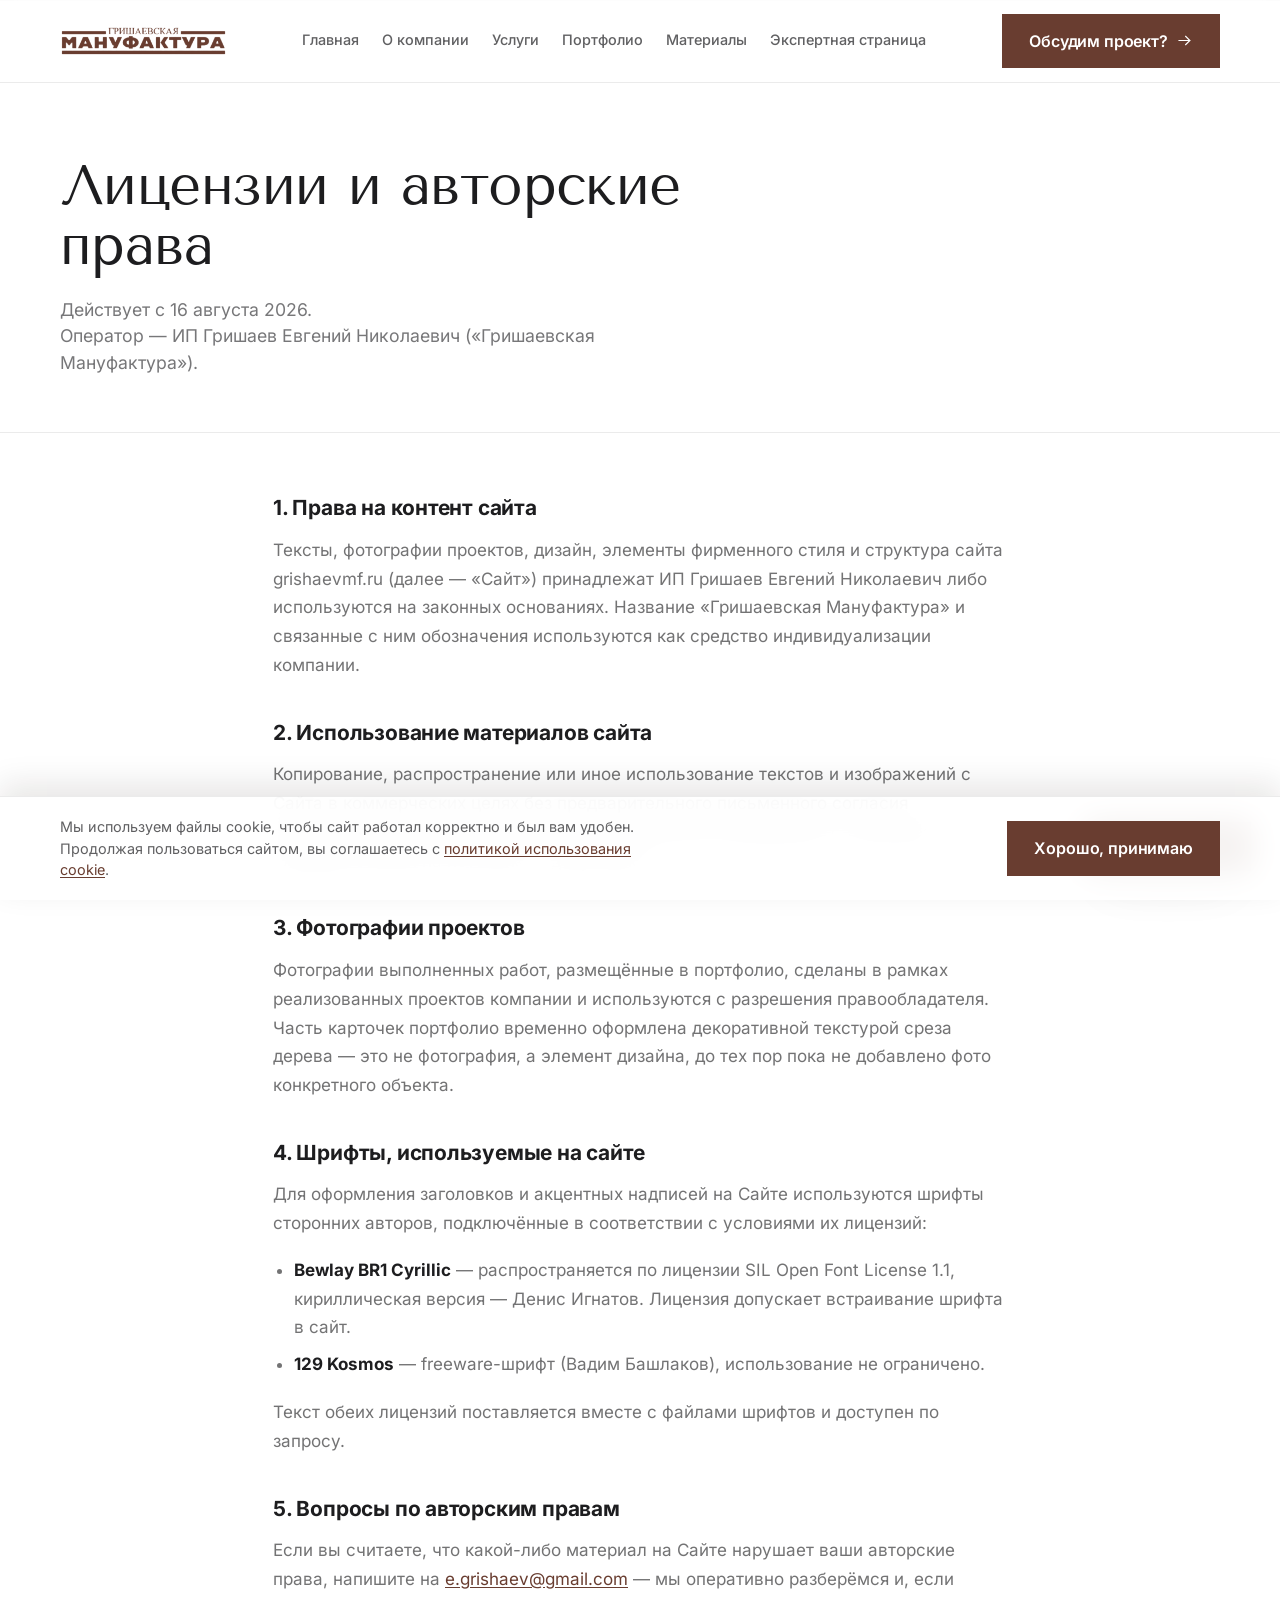
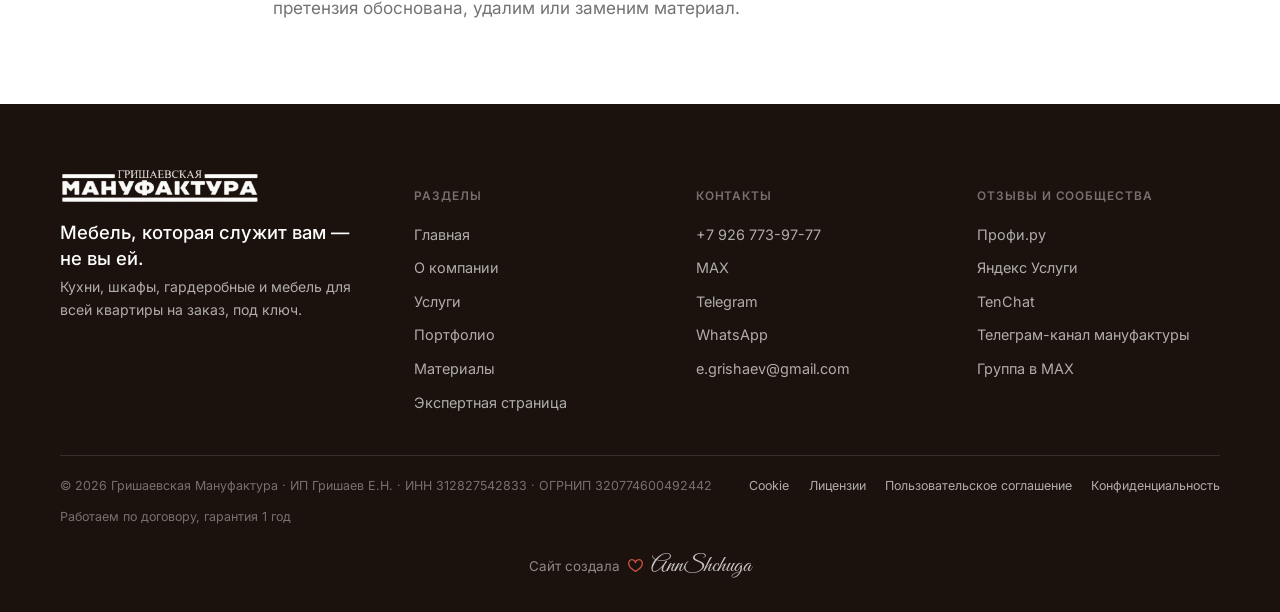
<file: licenses.html>
<!DOCTYPE html>
<html lang="ru">
<head>
<meta charset="UTF-8">
<meta name="viewport" content="width=device-width, initial-scale=1">
<title>Лицензии — Гришаевская Мануфактура</title>
<meta name="description" content="Права на контент сайта, лицензии используемых шрифтов, порядок использования материалов.">
<meta property="og:title" content="Лицензии — Гришаевская Мануфактура">
<meta property="og:description" content="Права на контент сайта, лицензии используемых шрифтов, порядок использования материалов.">
<meta property="og:type" content="website">
<meta property="og:image" content="assets/og-image.jpg">
<meta property="og:image:width" content="1200">
<meta property="og:image:height" content="630">
<meta name="twitter:card" content="summary_large_image">
<meta name="twitter:title" content="Лицензии — Гришаевская Мануфактура">
<meta name="twitter:description" content="Права на контент сайта, лицензии используемых шрифтов, порядок использования материалов.">
<meta name="twitter:image" content="assets/og-image.jpg">
<meta name="robots" content="noindex, follow">
<link rel="icon" href="data:image/svg+xml,%3Csvg xmlns='http://www.w3.org/2000/svg' viewBox='0 0 32 32'%3E%3Crect width='32' height='32' fill='%23714E44'/%3E%3Ctext x='16' y='22' font-family='Georgia,serif' font-size='18' fill='%23F7F3EE' text-anchor='middle'%3EГМ%3C/text%3E%3C/svg%3E">
<link rel="icon" href="assets/favicon-32.png" sizes="32x32" type="image/png">
<link rel="apple-touch-icon" href="assets/apple-touch-icon.png">
<link rel="stylesheet" href="css/style.css">
</head>
<body>

<svg width="0" height="0" style="position:absolute" aria-hidden="true">
<defs>
  <symbol id="icon-shield" viewBox="0 0 24 24" fill="none" stroke="currentColor" stroke-width="1.5" stroke-linecap="round" stroke-linejoin="round">
    <path d="M12 3l8 3.2v5.4c0 5-3.5 8-8 9.4-4.5-1.4-8-4.4-8-9.4V6.2z"/><path d="M8.8 12l2.2 2.2 4.2-4.4"/>
  </symbol>
  <symbol id="icon-star" viewBox="0 0 24 24" fill="currentColor" stroke="none">
    <path d="M12 2.5l2.9 6.3 6.8.7-5.1 4.6 1.5 6.7L12 17.4 5.9 20.8l1.5-6.7-5.1-4.6 6.8-.7z"/>
  </symbol>
  <symbol id="icon-clock" viewBox="0 0 24 24" fill="none" stroke="currentColor" stroke-width="1.5" stroke-linecap="round" stroke-linejoin="round">
    <circle cx="12" cy="12" r="9"/><path d="M12 7.5V12l3.5 2"/>
  </symbol>
  <symbol id="icon-phone" viewBox="0 0 24 24" fill="none" stroke="currentColor" stroke-width="1.5" stroke-linecap="round" stroke-linejoin="round">
    <path d="M6.6 3h3l1.4 4.4-2.3 1.9a13.2 13.2 0 0 0 6 6l1.9-2.3L21 17.4v3a1.8 1.8 0 0 1-2 1.8C10.4 21.3 4.7 15.6 2.2 7.1A1.8 1.8 0 0 1 4 5z"/>
    <path stroke="var(--walnut)" d="M15.5 2.5a7 7 0 0 1 5 5"/>
    <path stroke="var(--walnut)" d="M15.5 6a3.6 3.6 0 0 1 2.6 2.6"/>
  </symbol>
  <symbol id="icon-chat" viewBox="0 0 24 24" fill="none" stroke="currentColor" stroke-width="1.5" stroke-linecap="round" stroke-linejoin="round">
    <path d="M21 12.2a8.5 8.5 0 1 1-3.6-6.9L21 4l-1.1 4A8.4 8.4 0 0 1 21 12.2Z"/>
    <path stroke="var(--walnut)" fill="var(--walnut)" stroke-width="1.1" d="M9 9.6a3 3 0 1 0 2.3 5L14 15l-.8-2.6a3 3 0 0 0-4.2-2.8Z"/>
  </symbol>
  <symbol id="icon-send" viewBox="0 0 24 24" fill="none" stroke="currentColor" stroke-width="1.5" stroke-linecap="round" stroke-linejoin="round">
    <circle cx="12" cy="12" r="9.5"/>
    <path stroke="var(--walnut)" fill="var(--walnut)" stroke-width="1.1" d="M7.5 12.2 17 7.4l-3.3 9.4-2-3.1-3.6-1Z"/>
  </symbol>
  <symbol id="icon-mail" viewBox="0 0 24 24" fill="none" stroke="currentColor" stroke-width="1.5" stroke-linecap="round" stroke-linejoin="round">
    <rect x="3" y="5.5" width="18" height="13" rx="1"/><path d="M3.5 6.5l8.5 6.5 8.5-6.5"/>
    <path stroke="var(--walnut)" d="M7.5 14.5h4M7.5 16.7h6"/>
  </symbol>
  <symbol id="icon-pin" viewBox="0 0 24 24" fill="none" stroke="currentColor" stroke-width="1.5" stroke-linecap="round" stroke-linejoin="round">
    <path d="M12 22s7-6.7 7-12.6A7 7 0 0 0 5 9.4C5 15.3 12 22 12 22Z"/><circle stroke="var(--walnut)" cx="12" cy="9.4" r="2.4"/>
  </symbol>
  <symbol id="icon-max" viewBox="0 0 24 24" fill="none" stroke="currentColor" stroke-width="1.5" stroke-linecap="round" stroke-linejoin="round">
    <rect x="3" y="3" width="18" height="18" rx="6"/>
    <path stroke="var(--walnut)" d="M7 15.5V9l3.4 4.6L13.8 9v6.5"/>
    <path stroke="var(--walnut)" d="M17.4 9v6.5"/>
  </symbol>
  <symbol id="detail-phone" viewBox="8.0 23.6 213.9 227.0"><g><path fill="#261612" fill-opacity="0.965" stroke="#261612" stroke-width="0.5" stroke-opacity="0.965" d="M 178.32,48.72 c 0.31,45.59 0.46,91.18 0.44,136.78 c -0.28,12.67 -0.31,25.33 -0.09,38 c -0.02,1.25 -0.14,2.48 -0.37,3.71 c -0.99,9.7 -7.89,15.22 -16.82,17.65 c -27.53,1.05 -55.4,0.42 -82.98,0.45 c -12.51,0.69 -23.43,-5.52 -24.61,-18.81 c 0,-58.33 0.04,-116.67 0.1,-175 c 0.64,-13.08 10.02,-20.91 22.5,-22.48 c 26.67,-0.28 53.35,-0.28 80.02,-0.02 c 10.6,1.18 20.44,8.68 21.81,19.72 Z M 62.29,48.04 c -0.53,1.84 -0.83,3.72 -0.91,5.64 c -0.57,56.15 0.08,112.63 -0.24,168.82 c -0.01,2.25 0.38,4.43 1.18,6.53 c 2.82,5.99 7.54,9.03 14.18,9.11 c 27,-0.05 54,-0.1 81,-0.17 c 8.44,-0.25 13.27,-7.59 13.42,-15.47 c 0,-56.67 0,-113.33 0,-170 c 0.05,-10.82 -9.28,-17.04 -19.42,-16.46 c -24.99,0.25 -49.97,0.34 -74.96,0.28 c -7.09,1.04 -11.84,4.94 -14.25,11.72 Z M 99.12,46.97 c 0.25,-2.1 1.43,-3.33 3.55,-3.68 c 9.27,-0.23 18.56,-0.33 27.84,-0.29 c 5.51,0.04 6,7.15 0.83,7.72 c -9.3,-0.04 -18.6,-0.13 -27.9,-0.26 c -2.44,0.06 -3.88,-1.1 -4.32,-3.49 Z"/></g>
<g><path fill="var(--walnut)" fill-opacity="0.965" stroke="var(--walnut)" stroke-width="0.5" stroke-opacity="0.965" d="M 74.04,118 c -0.24,-12.92 15.21,-29.5 27.91,-21.28 c 9.13,9.27 21.03,21.15 6.67,32.29 c -0.73,0.95 -0.81,1.97 -0.25,3.03 c 3.54,6.18 9.95,14.47 16.25,17.9 c 5.1,0.91 8.98,-11.41 19.29,-4.15 c 7.06,5.2 18.7,12.43 15.23,22.84 c -3.92,12.61 -15.42,20.2 -28.62,16.23 c -27.92,-7.72 -53.09,-38.52 -56.48,-66.86 Z M 82.24,118 c 1.56,14.27 10.13,28.31 19.48,38.95 c 9.03,9.84 34.34,30.32 46.33,15.6 c 8.21,-9.24 -0.97,-13.93 -7.52,-19.51 c -4.06,-3.65 -7.9,2.87 -11.19,4.65 c -10.32,4.65 -24.46,-14.98 -28.73,-22.71 c -3.34,-7.05 1.78,-10.35 5.55,-15.36 c 3.2,-4.26 -6.64,-12.94 -8.94,-16.31 c -6.99,-3.94 -15.26,8.34 -14.98,14.69 Z"/></g>
<g><path fill="var(--walnut)" fill-opacity="0.957" stroke="var(--walnut)" stroke-width="0.5" stroke-opacity="0.957" d="M 208.82,139.13 c 0.36,-4.05 0.37,-8.1 0.02,-12.15 c -1.31,-8.58 -4.89,-16.1 -10.72,-22.54 c -3.09,-4.69 3.38,-8.56 6.82,-3.87 c 16.44,18.85 15.7,50.09 -1.91,67.84 c -3.29,1.83 -7.13,-1.38 -5.23,-5.07 c 5.55,-7.82 9.41,-14.54 11.02,-24.21 Z M 13.38,136 c 0.59,-11.96 4.65,-22.6 12.18,-31.92 c 3.19,-5.15 10.71,-3.58 8.41,2.38 c -14.03,14.84 -16.92,35.34 -5.91,52.99 c 2.44,3.03 11.48,12.13 1.46,12.47 c -8.25,-3.37 -17.5,-26.81 -16.14,-35.92 Z M 185.81,150.99 c 0.27,-2.72 3.62,-5.5 4.35,-8.44 c 3.34,-9.75 1.18,-17.64 -4.02,-26.08 c 0.08,-5.53 5.6,-4.94 8.08,-1.11 c 7.77,11.66 6.86,27.6 -1.71,38.6 c -2.68,2.59 -6.73,0.94 -6.7,-2.97 Z M 31.79,137 c -0.27,-7.25 1.8,-13.74 6.21,-19.48 c 2.49,-3.71 8.02,-3.34 7.35,1.81 c -5.4,8.61 -8.08,13.99 -5.11,24.75 c 0.82,4.25 9.51,11.18 2.23,13.72 c -7.2,0.18 -11.16,-15.18 -10.68,-20.8 Z"/></g>
<g><path fill="#261612" fill-opacity="0.075" stroke="#261612" stroke-width="0.5" stroke-opacity="0.075" d="M 62.29,48.04 c 0.78,0.05 1.09,0.49 0.94,1.32 c -0.26,7.13 1.31,15.95 1.15,23.21 c -0.39,1.49 -1.12,0.84 -2.07,1.8 c -0.92,3.57 1.85,17.05 2.02,22.19 c 0.35,1.89 -0.89,1.94 -2.04,2.83 c -0.21,2.07 -0.2,4.14 0.01,6.21 c 1.28,0.88 2.36,0.94 2.09,2.92 c -0.38,3.36 0.53,20.14 -0.64,21.9 c -2.51,1.51 -0.15,2.5 0.5,4.02 c 0.06,2.75 -0.22,5.46 -0.85,8.12 c 1.23,5.74 0.7,11.09 0.89,16.94 c -0.43,1.94 -2.16,0.76 -2.22,2.82 c 0.23,6.55 3.14,26.75 0.94,31.38 c -0.92,4.82 -0.32,10.41 -0.67,14.98 c 0.62,0.56 1.08,1.21 1.39,1.96 c -0.48,4.53 1.32,14.83 -1.41,18.39 c -0.8,-2.1 -1.19,-4.28 -1.18,-6.53 c 0.32,-56.19 -0.33,-112.67 0.24,-168.82 c 0.08,-1.92 0.38,-3.8 0.91,-5.64 Z"/></g>
<g><path fill="#261612" fill-opacity="0.933" stroke="#261612" stroke-width="0.5" stroke-opacity="0.933" d="M 98.08,227.04 c 0.25,-2.01 1.39,-3.11 3.4,-3.28 c 9.61,-0.16 19.22,-0.27 28.83,-0.33 c 5.92,-0.5 6.43,7.1 1.16,7.3 c -10.16,0.18 -20.32,0.1 -30.48,-0.25 c -1.76,-0.46 -2.74,-1.61 -2.91,-3.44 Z"/></g>
<g><path fill="var(--walnut)" fill-opacity="0.114" stroke="var(--walnut)" stroke-width="0.5" stroke-opacity="0.114" d="M 178.32,48.72 c 0.9,0.23 1.37,0.8 1.4,1.72 c -0.06,8.35 -0.08,16.7 -0.06,25.05 c 0.24,1.67 0.46,3.35 0.65,5.02 c 0,8.99 -0.03,17.98 -0.09,26.97 c 0.42,0.98 0.73,2 0.94,3.04 c -0.44,0.62 -0.74,1.3 -0.9,2.03 c 0.03,4.97 0.02,9.94 -0.01,14.91 c 0.08,0.74 0.3,1.43 0.64,2.09 c -0.29,0.64 -0.5,1.31 -0.62,2 c 0.01,22.33 0.03,44.66 0.07,66.98 c -0.36,1.98 -0.6,3.96 -0.71,5.97 c -0.15,7.24 0.51,14.59 -0.01,21.81 c -0.3,0.48 -0.74,0.78 -1.32,0.9 c 0.23,-1.23 0.35,-2.46 0.37,-3.71 c -0.22,-12.67 -0.19,-25.33 0.09,-38 c 0.02,-45.6 -0.13,-91.19 -0.44,-136.78 Z"/></g>
<g><path fill="var(--walnut)" fill-opacity="0.129" stroke="var(--walnut)" stroke-width="0.5" stroke-opacity="0.129" d="M 208.84,126.98 c 0.35,4.05 0.34,8.1 -0.02,12.15 c -1.44,-1.68 -1.29,-6.46 -0.73,-8.57 c 0.26,-0.74 -0.94,-3.99 0.75,-3.58 Z"/></g></symbol>
  <symbol id="detail-whatsapp" viewBox="10.3 12.8 202.4 197.9"><g><path fill="#261612" fill-opacity="0.965" stroke="#261612" stroke-width="0.5" stroke-opacity="0.965" d="M 14.96,201 c 5.02,-13.82 9.98,-27.67 14.88,-41.54 c 0.09,-0.52 0.04,-1.03 -0.15,-1.52 c -44.96,-85.45 54.98,-177.21 136.64,-125.64 c 74.11,49.21 43.7,164.54 -43.87,173.39 c -21.4,1.9 -42.16,-3.05 -60.96,-13.12 c -12.59,3.41 -28.27,9.13 -41.18,13.11 c -3.38,0.24 -5.17,-1.32 -5.36,-4.68 Z M 25.12,194.92 c 3.77,0.8 27.21,-8.34 32.83,-9.58 c 6.09,-2.56 11.71,2.86 17.11,4.97 c 50.66,22.97 107.29,-3.9 122.59,-56.99 c 14.48,-61.22 -32.02,-116.31 -95.11,-107.03 c -59.42,10.07 -95.51,75.86 -64.82,129.62 c 1.71,5.01 -10.12,32.47 -12.6,39.01 Z"/></g>
<g><path fill="var(--walnut)" fill-opacity="0.965" stroke="var(--walnut)" stroke-width="0.5" stroke-opacity="0.965" d="M 61.84,83 c 0.31,-16.61 22.05,-35.82 35.86,-19.04 c 11.19,13.68 17.94,20.82 1.94,35.05 c -1.29,1.65 -1.29,3.32 0.03,5.01 c 1.91,6.36 23.34,30.8 29.39,27.46 c 5.62,-5.17 9.55,-10.73 18.25,-8.12 c 7.74,4.64 25.49,12.33 22.52,24.11 c -7.73,27.43 -34.21,24.57 -54.17,12.3 c -24.97,-13.76 -52.92,-47.56 -53.82,-76.77 Z M 69.89,84 c 3.38,32.35 39.56,72.56 72.77,76.7 c 9.44,1.54 26.37,-14.72 14.89,-20.83 c -3.51,-1.86 -11.64,-9.96 -15.59,-8.48 c -7.93,6.2 -12.72,13.13 -23.4,5.52 c -8.37,-5.92 -34.78,-30.08 -27.15,-41.17 c 3.28,-4.52 12.6,-9.28 7.99,-15.78 c -3.4,-4.07 -10.25,-16.83 -16.77,-13.78 c -6.74,3.44 -13.09,9.66 -12.74,17.82 Z"/></g></symbol>
  <symbol id="detail-telegram" viewBox="12.4 13.6 193.5 194.8"><g><path fill="#261612" fill-opacity="0.965" stroke="#261612" stroke-width="0.5" stroke-opacity="0.965" d="M 16.96,111 c 1.93,-99.97 140.48,-130.88 178.47,-34 c 25.92,73.67 -39.49,146.24 -115.96,122.09 c -5.4,-2.08 -10.72,-4.31 -15.97,-6.71 c -5.73,0.89 -37.66,12.57 -40.54,11.22 c -2.39,-1.18 -3.23,-3.05 -2.51,-5.61 c 1.58,-5.15 12.65,-33.4 11.15,-36.3 c -9.82,-15.48 -14.7,-32.38 -14.64,-50.69 Z M 24.99,112 c 0.17,16.62 4.43,33.45 14.45,46.94 c 1.39,2.05 1.53,4.2 0.44,6.44 c -3.39,9.28 -6.52,18.64 -9.4,28.09 c 0.46,0.9 1.81,0.15 2.52,0.04 c 7.33,-1.85 25.23,-8.65 31.47,-9.29 c 19.36,9.47 33.85,13.75 55.99,11.49 c 94.8,-16.46 97.49,-152.47 3,-169.45 c -51.66,-6.84 -98.94,33.24 -98.47,85.74 Z"/></g>
<g><path fill="var(--walnut)" fill-opacity="0.973" stroke="var(--walnut)" stroke-width="0.5" stroke-opacity="0.973" d="M 46,116 c 0.01,-2.17 1.01,-3.68 3,-4.52 c 34.98,-15.54 69.89,-31.22 104.73,-47.04 c 4.41,-2.37 8.45,1.06 7.03,5.9 c -11.04,32.02 -22.02,64.05 -32.96,96.09 c -1.22,4.32 -5.95,5.65 -9.24,2.52 c -10.51,-11.47 -20.84,-24.21 -31.51,-35.39 c -12.88,-4.39 -25.71,-8.94 -38.49,-13.65 c -1.59,-0.81 -2.45,-2.12 -2.56,-3.91 Z M 122.76,86.81 c -20.22,9.4 -41.07,18.82 -61.47,27.89 c -0.71,0.3 -1.04,0.82 -0.99,1.56 c 8.65,2.84 17.33,5.6 26.04,8.27 c 13.3,-10.77 26.61,-21.54 39.95,-32.28 c 3.75,-2.84 7.53,-5.62 11.36,-8.34 c 2.56,0.13 -1.19,3.8 -1.45,4.79 c -1.19,2.53 -2.72,4.84 -4.59,6.91 c -3.58,3.4 -7.17,6.81 -10.74,10.21 c -6.86,5.99 -13.64,12.06 -20.34,18.2 c -1.92,1.78 -3.72,3.63 -5.41,5.57 c -0.02,0.53 0.14,0.99 0.5,1.38 c 6.7,7.55 13.32,15.15 19.84,22.8 c 0.35,-0.54 0.34,-1.1 -0.04,-1.68 c -1.89,-4.72 -8.58,-16.31 -8.51,-20.6 c 2.83,-5.78 13.18,-17.12 17.3,-23.32 c 3.36,-3.97 6.64,-8.01 9.82,-12.12 c 1.49,-1.86 2.89,-3.8 4.18,-5.81 c 3.46,-4.67 7.07,-9.21 10.84,-13.64 c 0.48,-0.46 0.56,-0.97 0.27,-1.51 c -1.92,0.58 -3.82,1.25 -5.71,2 c -6.84,3.48 -13.79,6.72 -20.85,9.72 Z"/></g>
<g><path fill="var(--walnut)" fill-opacity="0.012" stroke="var(--walnut)" stroke-width="0.5" stroke-opacity="0.012" d="M 122.76,86.81 c 3.31,0.71 1.24,0.59 1.46,2.46 c 0.57,1.08 1.26,2.07 2.07,2.98 c -13.34,10.74 -26.65,21.51 -39.95,32.28 c -8.71,-2.67 -17.39,-5.43 -26.04,-8.27 c -0.05,-0.74 0.28,-1.26 0.99,-1.56 c 20.4,-9.07 41.25,-18.49 61.47,-27.89 Z"/></g>
<g><path fill="var(--walnut)" fill-opacity="0.031" stroke="var(--walnut)" stroke-width="0.5" stroke-opacity="0.031" d="M 120.87,105.82 c 1.19,0.67 2.31,1.45 3.34,2.35 c -4.12,6.2 -14.47,17.54 -17.3,23.32 c -0.07,4.29 6.62,15.88 8.51,20.6 c 0.38,0.58 0.39,1.14 0.04,1.68 c -6.52,-7.65 -13.14,-15.25 -19.84,-22.8 c -0.36,-0.39 -0.52,-0.85 -0.5,-1.38 c 1.69,-1.94 3.49,-3.79 5.41,-5.57 c 6.7,-6.14 13.48,-12.21 20.34,-18.2 Z"/></g>
<g><path fill="var(--walnut)" fill-opacity="0.086" stroke="var(--walnut)" stroke-width="0.5" stroke-opacity="0.086" d="M 131.61,95.61 c 0.78,0.29 1.59,0.44 2.42,0.44 c -3.18,4.11 -6.46,8.15 -9.82,12.12 c -1.03,-0.9 -2.15,-1.68 -3.34,-2.35 c 3.57,-3.4 7.16,-6.81 10.74,-10.21 Z"/></g>
<g><path fill="var(--walnut)" fill-opacity="0.255" stroke="var(--walnut)" stroke-width="0.5" stroke-opacity="0.255" d="M 136.2,88.7 c 0.4,0.87 1.07,1.38 2.01,1.54 c -1.29,2.01 -2.69,3.95 -4.18,5.81 c -0.83,0 -1.64,-0.15 -2.42,-0.44 c 1.87,-2.07 3.4,-4.38 4.59,-6.91 Z"/></g>
<g><path fill="var(--walnut)" fill-opacity="0.063" stroke="var(--walnut)" stroke-width="0.5" stroke-opacity="0.063" d="M 138.21,90.24 c -0.94,-0.16 -1.61,-0.67 -2.01,-1.54 c 0.26,-0.99 4.01,-4.66 1.45,-4.79 c -3.83,2.72 -7.61,5.5 -11.36,8.34 c -0.81,-0.91 -1.5,-1.9 -2.07,-2.98 c -0.22,-1.87 1.85,-1.75 -1.46,-2.46 c 7.06,-3 14.01,-6.24 20.85,-9.72 c 1.89,-0.75 3.79,-1.42 5.71,-2 c 0.29,0.54 0.21,1.05 -0.27,1.51 c -3.77,4.43 -7.38,8.97 -10.84,13.64 Z"/></g></symbol>
  <symbol id="detail-mail" viewBox="12.0 16.2 173.2 196.1"><g><path fill="#261612" fill-opacity="0.961" d="M 16.21,192 c 0.96,-30.41 -0.53,-61.18 0.54,-91.51 c 0.68,-7.43 20.71,-13.41 24.03,-21.05 c 0.16,-17.31 0.23,-34.63 0.21,-51.95 c -0.17,-10.28 14.02,-5.9 20.52,-7.04 c 29.82,0.61 60.29,-0.32 90,0.42 c 3.45,0.83 5.25,3.03 5.4,6.62 c -0.01,17.33 0.05,34.65 0.17,51.97 c 3.16,7.5 22.13,12.78 23.92,21.04 c -0.05,33 -0.05,66 -0.03,99 c -0.16,4.85 -3.4,8.73 -8.47,8.59 c -49.67,0 -99.34,-0.04 -149.01,-0.12 c -8.72,-1.25 -7.15,-9.38 -7.28,-15.97 Z M 48.7,76 c 0.03,6.58 -1.07,37.6 1.46,41.21 c 15.24,11.08 30.55,22.07 45.93,32.97 c 1.53,0.8 3.05,0.81 4.59,0.04 c 14.56,-10.48 29.15,-20.93 43.76,-31.34 c 1.83,-1.13 3.28,-2.61 4.35,-4.43 c 0.19,-22.98 0.29,-45.96 0.29,-68.95 c -0.01,-5.29 -0.13,-10.57 -0.37,-15.84 c -0.33,-1.17 -2.24,-1.29 -3.2,-1.47 c -31.01,-0.18 -62.01,-0.15 -93.02,0.09 c -2.38,-0.21 -3.62,0.87 -3.72,3.22 c 0.01,14.83 -0.02,29.67 -0.07,44.5 Z M 27.64,100.03 c 3.07,3.95 7.95,5.87 11.68,9.16 c 0.48,0.44 0.96,0.48 1.44,0.11 c 0.13,-5.6 0.17,-11.2 0.13,-16.81 c -0.08,-1.41 -0.71,-1.71 -1.89,-0.9 c -4.04,2.49 -7.83,5.3 -11.36,8.44 Z M 156.79,94 c 0.03,4.52 0.05,9.04 0.09,13.56 c 0.21,1.46 0.91,1.72 2.1,0.78 c 1.72,-1.13 10.78,-6.82 10.5,-8.69 c -2.3,-3.18 -7.9,-6.05 -11.14,-8.52 c -1.81,-0.84 -1.57,1.91 -1.55,2.87 Z M 23.65,188 c 0.12,0.82 -0.42,8 2.01,5.26 c 15.37,-14.32 30.5,-28.88 45.4,-43.7 c 1.41,-1.17 2.54,-2.57 3.38,-4.2 c 0.24,-0.97 -1.83,-2.45 -2.41,-3.04 c -15.71,-11.53 -31.53,-22.88 -47.47,-34.06 c -0.47,0.66 -0.66,1.4 -0.55,2.22 c -0.08,25.84 -0.21,51.68 -0.36,77.52 Z M 122.98,145.02 c 3.3,5.86 20.41,20.34 25.75,26.76 c 7.99,7.35 15.81,14.87 23.48,22.56 c 0.26,0.28 0.55,0.36 0.89,0.24 c 0.46,-3.15 0.66,-6.32 0.61,-9.52 c 0.11,-17.52 0.2,-35.04 0.29,-52.56 c 0.02,-8 -0.29,-15.98 -0.94,-23.93 c -0.38,-0.29 -0.76,-0.28 -1.13,0.03 c -15.63,10.89 -31.39,22.7 -46.93,33.75 c -0.84,0.8 -1.51,1.69 -2.02,2.67 Z M 30.01,199.95 c 2.14,0.35 4.3,0.49 6.49,0.41 c 43.02,-0.11 86.04,-0.2 129.05,-0.26 c 0.5,0 0.83,-0.21 1.01,-0.64 c -13.5,-12.98 -26.9,-26.09 -40.18,-39.34 c -3.24,-3.06 -6.52,-6.08 -9.84,-9.04 c -4.85,-3.23 -13.59,11.58 -20.89,7.66 c -3.83,-2.4 -7.58,-4.92 -11.25,-7.56 c -1.86,-1.08 -3.52,-0.84 -4.98,0.73 c -16.4,16.1 -32.87,32.11 -49.41,48.04 Z"/></g>
<g><path fill="var(--walnut)" fill-opacity="0.965" d="M 132.7,54.65 c -1.04,0.27 -2.1,0.41 -3.18,0.4 c -21.1,0 -42.18,-0.11 -63.26,-0.33 c -2.81,-0.66 -3.83,-2.36 -3.05,-5.11 c 1.61,-1.97 3.7,-2.81 6.28,-2.54 c 20.34,0.08 40.68,0.1 61.02,0.06 c 5.07,-0.03 7.09,5.83 2.19,7.52 Z"/></g>
<g><path fill="var(--walnut)" fill-opacity="0.965" d="M 66.11,87.08 c 21.96,-0.13 43.91,-0.14 65.87,-0.04 c 1.11,0.18 1.97,0.72 2.6,1.64 c 1.26,3.22 0.22,5.22 -3.12,5.99 c -21.28,0.05 -42.68,0.35 -63.96,0.05 c -5,0.38 -6.39,-6.03 -1.39,-7.64 Z"/></g>
<g><path fill="var(--walnut)" fill-opacity="0.965" d="M 66.03,67.09 c 22.27,-0.13 44.53,-0.11 66.79,0.05 c 0.69,0.38 1.25,0.91 1.65,1.59 c 0.97,2.62 0.14,4.36 -2.48,5.24 c -21.98,0.13 -43.97,0.11 -65.96,-0.06 c -4.04,-0.58 -3.95,-6.19 0,-6.82 Z"/></g>
<g><path fill="var(--walnut)" fill-opacity="0.969" d="M 62.95,111.99 c -0.26,-3.76 2.44,-4.35 5.55,-4.19 c 13.51,0.02 27.02,-0.01 40.53,-0.07 c 4.81,0.47 4.76,8.19 -2.53,7.5 c -13.34,0.03 -26.67,-0.02 -40.01,-0.15 c -2,-0.09 -3.18,-1.12 -3.54,-3.09 Z"/></g>
<g><path fill="#261612" fill-opacity="0.024" d="M 27.64,100.03 c 3.53,-3.14 7.32,-5.95 11.36,-8.44 c 1.18,-0.81 1.81,-0.51 1.89,0.9 c 0.04,5.61 0,11.21 -0.13,16.81 c -0.48,0.37 -0.96,0.33 -1.44,-0.11 c -3.73,-3.29 -8.61,-5.21 -11.68,-9.16 Z M 156.79,94 c -0.02,-0.96 -0.26,-3.71 1.55,-2.87 c 3.24,2.47 8.84,5.34 11.14,8.52 c 0.28,1.87 -8.78,7.56 -10.5,8.69 c -1.19,0.94 -1.89,0.68 -2.1,-0.78 c -0.04,-4.52 -0.06,-9.04 -0.09,-13.56 Z"/></g>
<g><path fill="var(--walnut)" fill-opacity="0.18" d="M 131.98,87.04 c -21.96,-0.1 -43.91,-0.09 -65.87,0.04 c -0.18,-1.1 3.69,-0.85 4.39,-1.1 c 8,0.13 16,0.11 24,-0.05 c 12.01,-0.05 24.02,0.05 36.02,0.29 c 0.53,0.09 1.7,-0.16 1.46,0.82 Z"/></g>
<g><path fill="var(--walnut)" fill-opacity="0.294" d="M 66.03,73.91 c 21.99,0.17 43.98,0.19 65.96,0.06 c 0.07,1.21 -1.74,1.02 -2.48,1.08 c -9,-0.25 -18.01,-0.23 -27.01,0.03 c -11.69,-0.04 -23.38,-0.13 -35.07,-0.26 c -0.77,0.1 -1.24,-0.2 -1.4,-0.91 Z"/></g>
<g><path fill="var(--walnut)" fill-opacity="0.29" d="M 132.82,67.14 c -22.26,-0.16 -44.52,-0.18 -66.79,-0.05 c 0.16,-0.69 0.62,-1.01 1.36,-0.95 c 21.39,-0.2 42.77,-0.21 64.16,-0.02 c 0.74,-0.02 1.17,0.32 1.27,1.02 Z"/></g>
<g><path fill="var(--walnut)" fill-opacity="0.078" d="M 66.26,54.72 c 21.08,0.22 42.16,0.33 63.26,0.33 c 1.08,0.01 2.14,-0.13 3.18,-0.4 c 0.06,0.82 -0.32,1.26 -1.17,1.33 c -21.33,0.18 -42.66,0.12 -63.98,-0.17 c -0.91,0.15 -1.34,-0.21 -1.29,-1.09 Z"/></g></symbol>
  <symbol id="detail-pin" viewBox="10.0 15.6 193.5 208.2"><g><path fill="#261612" fill-opacity="0.965" stroke="#261612" stroke-width="0.5" stroke-opacity="0.965" d="M 77.93,79 c 1.66,-37.02 55.48,-37.52 59.08,-2.5 c 1.98,39.78 -58.06,42.27 -59.08,2.5 Z M 85.63,80 c 1.56,30.15 50.72,24.51 42.66,-7.67 c -9.41,-23 -43.12,-16.03 -42.66,7.67 Z M 78.89,146.99 c 1.88,1.91 4.06,5.63 4.93,8.13 c -6.89,-0.89 -23.5,-0.48 -31.34,-0.34 c -2.09,0.09 -3.45,1.15 -4.09,3.18 c -4.94,10.19 -9.92,20.36 -14.92,30.51 c 0.31,1.16 2.16,0.78 3.03,0.94 c 8.28,-0.16 16.56,-0.16 24.84,-0.01 c 4.58,1.17 3.48,7.25 -0.83,6.87 c -10.2,0.09 -20.38,0.17 -30.56,0.24 c -3.12,4.23 -4.8,9.02 -7.37,13.53 c -0.57,1.08 -0.25,1.67 0.94,1.78 c 26.28,0.19 52.59,0.2 78.86,-0.16 c 0.71,-0.15 1.09,-0.6 1.13,-1.34 c 0.08,-3.39 0.21,-6.77 0.38,-10.15 c 1.94,-0.43 5.36,-0.9 7.1,0.18 c -0.12,3.65 -0.03,7.29 0.27,10.92 c 0.32,0.41 0.74,0.6 1.27,0.57 c 25.65,0.01 51.3,0.01 76.95,-0.02 c 1.75,0.02 1.16,-1.48 0.65,-2.43 c -8.99,-17.81 -16.96,-36.14 -26.12,-53.85 c -3.56,-1.93 -15.44,-0.96 -19.84,-0.67 c -0.05,-0.42 -0.29,-0.7 -0.7,-0.83 c -3.34,-0.01 -6.68,-0.04 -10.03,-0.08 c -0.92,-0.1 -1.48,0.29 -1.68,1.16 c -0.52,0.01 -1.05,0.04 -1.57,0.09 c -0.07,-0.83 4.11,-7.24 4.99,-8.26 c 9.43,0.1 18.86,0.18 28.29,0.26 c 4.38,0.96 7.43,3.55 9.15,7.74 c 8.39,18.13 16.97,36.16 25.75,54.08 c 2.05,5.46 -2.34,10.24 -7.87,10.11 c -56.35,0.31 -112.66,0.25 -169.01,-0.13 c -6.17,-0.7 -8.66,-6.31 -5.74,-11.7 c 8.64,-17.14 17.06,-34.38 25.26,-51.74 c 2.05,-4.3 4.41,-7.75 9.51,-8.37 c 9.46,-0.11 18.91,-0.18 28.37,-0.21 Z"/></g>
<g><path fill="var(--walnut)" fill-opacity="0.965" stroke="var(--walnut)" stroke-width="0.5" stroke-opacity="0.965" d="M 135.18,146.95 c -0.88,1.02 -5.06,7.43 -4.99,8.26 c -0.69,0.1 -1.21,0.45 -1.55,1.07 c -2.04,3.36 -3.94,6.78 -5.7,10.27 c 0.1,0.62 0.46,0.99 1.08,1.11 c 10.33,1.61 26.54,8.92 18.01,21.91 c -7.2,7.72 -20.31,9.32 -30.25,9.89 c -0.39,0.18 -0.65,0.48 -0.79,0.89 c -1.74,-1.08 -5.16,-0.61 -7.1,-0.18 c -0.66,-0.37 -1.37,-0.64 -2.11,-0.81 c -10.36,-0.78 -25.18,-2.48 -31,-12.41 c -4.1,-10.28 7.2,-16.02 15.26,-18.33 c 1.89,-0.43 3.75,-0.88 5.57,-1.33 c -0.16,-1.74 -6.29,-11.4 -7.79,-12.17 c -0.87,-2.5 -3.05,-6.22 -4.93,-8.13 c -0.04,-0.61 -0.23,-1.18 -0.55,-1.7 c -19.72,-30.42 -47.07,-68.82 -18.4,-102.85 c 27.32,-30.52 73.06,-29.92 97.99,3.11 c 24.79,34.6 -4.15,69.2 -21.78,99.04 c -0.49,0.72 -0.81,1.51 -0.97,2.36 Z M 54.97,77 c 1.81,26.48 32.4,65.96 46.06,89.48 c 1.59,2.39 3.27,4.71 5.05,6.97 c 0.34,0.41 0.78,0.58 1.31,0.5 c 1.99,-2.37 3.86,-4.86 5.59,-7.47 c 15.73,-25 33.41,-50.05 44.72,-77.42 c 9.87,-30.11 -15.44,-58.71 -45.35,-60.8 c -28.83,-2.28 -57.04,18.65 -57.38,48.74 Z M 77.75,181.93 c 0.45,11.36 36.99,11.14 44.62,8.88 c 4.38,-0.8 18.08,-4.64 12.55,-11.13 c -2.85,-2.11 -15.72,-7.38 -18.24,-4.63 c -1.99,2.7 -3.93,5.44 -5.83,8.2 c -6.35,4.89 -10.88,-4.19 -14.01,-8.53 c -2.27,-2.42 -17.65,2.91 -19.09,7.21 Z"/></g>
<g><path fill="var(--walnut)" fill-opacity="0.561" d="M 144.17,154.87 c -4.13,0.11 -8.27,0.2 -12.41,0.25 c 0.2,-0.87 0.76,-1.26 1.68,-1.16 c 3.35,0.04 6.69,0.07 10.03,0.08 c 0.41,0.13 0.65,0.41 0.7,0.83 Z"/></g></symbol>
  <symbol id="detail-max" viewBox="0 0 221 230">
<g><path fill="var(--walnut)" fill-opacity="0.984" stroke="var(--walnut)" stroke-width="0.5" stroke-opacity="0.984" d="M 66.09,114 c 0.23,-30.63 21.83,-54.31 52.47,-56.55 c 64.43,-2.28 78.9,88.88 16.14,106.93 c -15.55,3.98 -25.7,1.16 -40.05,-4.01 c -5.5,2.29 -10.94,4.74 -16.32,7.33 c -3.08,1.06 -4.76,0 -5.03,-3.2 c -0.03,-7.36 -0.04,-14.71 -0.02,-22.06 c -5.16,-9.85 -7.01,-17.03 -7.19,-28.44 Z M 92.08,109.03 c -1.59,0.35 -0.91,3.35 -1.08,4.47 c 0.16,9.84 -0.37,20.02 0.28,29.8 c 0.1,0.33 0.31,0.46 0.63,0.39 c 0.79,0.52 1.61,0.59 2.48,0.19 c 4.06,-1.9 10.27,-7.36 14.84,-6.26 c 11.15,5.09 22.34,3.7 31.81,-4.08 c 25.93,-25.46 -4.67,-65.03 -35.11,-47.23 c -6.92,3.63 -14.95,14.91 -13.85,22.72 Z"/></g>
<g><path fill="#261612" fill-opacity="0.965" stroke="#261612" stroke-width="0.5" stroke-opacity="0.965" d="M 24.78,114 c -0.49,-29.43 10.26,-53.93 32.24,-73.5 c 55.38,-46.43 146.68,-20.47 157.79,54.03 c 12.85,81.44 -70.27,136.04 -141.8,97.96 c -2.3,-0.98 -34.4,10.45 -39.63,11.38 c -4.14,0.55 -6.03,-1.24 -5.66,-5.39 c 3.01,-11.32 6.2,-22.59 9.58,-33.8 c 0.49,-1.36 0.72,-2.75 0.69,-4.18 c -8.1,-14.99 -13.12,-29.16 -13.21,-46.5 Z M 32.62,111 c -0.2,16.56 4.04,31.89 12.71,45.99 c 0.98,1.74 1.18,3.57 0.59,5.49 c -3,10.04 -5.87,20.1 -8.63,30.2 c -0.59,1.6 1.19,1.56 2.16,1.22 c 6.16,-1.87 30.76,-11.12 35.3,-9.26 c 18.8,9.61 34.26,13.75 55.75,12.18 c 60.33,-8.38 92.35,-63.65 71.17,-120.86 c -38.28,-83.95 -167.13,-59.06 -169.05,35.04 Z"/></g>
<g><path fill="var(--walnut)" fill-opacity="0.388" d="M 92.08,109.03 c -0.05,11.56 -0.1,23.12 -0.17,34.66 c -0.32,0.07 -0.53,-0.06 -0.63,-0.39 c -0.65,-9.78 -0.12,-19.96 -0.28,-29.8 c 0.17,-1.12 -0.51,-4.12 1.08,-4.47 Z"/></g>
  </symbol>
  <symbol id="icon-arrow" viewBox="0 0 24 24" fill="none" stroke="currentColor" stroke-width="1.5" stroke-linecap="round" stroke-linejoin="round">
    <path d="M4 12h16M13.5 6l6 6-6 6"/>
  </symbol>
  <symbol id="mark-kitchen" viewBox="18.1 6.5 214.9 263.5"><g><path fill="#261612" fill-opacity="0.953" d="M 57.08,82.92 c 3.35,-4.5 22.31,-4.08 21.51,0.56 c -2.16,5.59 -11.49,2.48 -16.09,3.22 c -2.38,0.11 -4.3,-1.89 -5.42,-3.78 Z M 153.02,160.78 c 10.34,0.5 20.69,0.53 31.04,0.09 c 6.16,0.04 38.76,-0.95 41.91,0.84 c 2.15,1.02 2.64,2.54 1.48,4.56 c -1.1,1.11 -2.34,2.02 -3.73,2.76 c -0.57,0.73 -0.92,1.55 -1.02,2.48 c 0.14,27.33 0.07,54.67 -0.22,82 c -0.06,1.35 0.23,2.61 0.86,3.8 c 1.53,0.37 6.29,3.98 3.9,5.54 c -2.79,3.27 -10.78,1.34 -14.74,1.94 c -61.33,-0.03 -122.67,0.05 -184,0.25 c -1.72,0.01 -3.35,-0.36 -4.9,-1.08 c -2.29,-3.82 3.66,-6.04 3.11,-10.45 c 0.06,-25.01 0.06,-50.01 -0.03,-75.01 c -0.12,-2.33 -0.29,-4.65 -0.51,-6.96 c -0.79,-2.1 -1.71,-4.14 -2.75,-6.13 c -0.12,-1.89 0.73,-3.04 2.56,-3.43 c 16.5,-0.1 33,-0.29 49.51,-0.55 c 3.24,-0.14 5,-1.57 3.44,-4.81 c -1.93,-1.47 -4.39,-0.5 -6.58,-1.24 c -0.93,-0.25 -1.47,-0.86 -1.6,-1.82 c -1.01,-5.51 4.35,-4.76 7.76,-5.75 c 0.42,-0.41 0.73,-0.9 0.93,-1.46 c 0.34,-5.6 0.55,-11.22 0.64,-16.85 c 4.6,-23.11 33.83,-6.37 24.2,5.24 c -4.61,1.21 -4.51,-4.62 -6.32,-7.25 c -4.17,-5.2 -11.03,-2.46 -11.08,4.01 c -0.08,9 -0.05,17.99 0.08,26.99 c 0.2,2.1 1.38,3.03 3.54,2.78 c 20.83,-0.19 41.71,0.16 62.52,-0.49 Z M 33.07,172.08 c 1.39,2.2 2.11,2.36 4.55,2.69 c 33.59,0.03 67.29,-0.01 100.85,-0.37 c 5.09,-0.6 4.29,-6.21 -0.96,-6.1 c -29,0 -58.01,0.01 -87.01,0.05 c -2.62,0.23 -14.94,-0.52 -16.42,1.36 c -0.37,0.78 -0.7,1.56 -1.01,2.37 Z M 148.34,185 c 0.34,2.14 0.74,3.05 3.16,3.01 c 20.66,0.03 41.32,-0.03 61.98,-0.17 c 1.33,-0.21 2.06,-1.01 2.16,-2.39 c 0.22,-4.96 0.22,-9.91 0,-14.87 c -0.24,-2.22 -2.35,-2.27 -4.13,-2.36 c -20.27,-0.12 -40.53,-0.02 -60.79,0.3 c -1.41,0.37 -2.14,1.29 -2.19,2.76 c -0.14,4.57 -0.21,9.15 -0.19,13.72 Z M 158.19,177.95 c 1.32,-1.81 3.08,-2.83 5.3,-3.04 c 6.92,0.65 37.86,-1.62 41.7,1.54 c 2.88,2.34 -1.17,5.37 -3.69,5.34 c -5.71,-0.07 -37.76,0.91 -40.38,-0.49 c -1.41,-0.75 -2.38,-1.87 -2.93,-3.35 Z M 33.55,207 c 0.01,11.17 0.1,22.34 0.27,33.51 c 0.13,4.12 0.62,4.43 4.67,4.49 c 12.34,0.01 24.68,-0.02 37.02,-0.09 c 3.26,0.33 4.75,-1.14 4.45,-4.4 c 0.15,-18.68 0.15,-37.35 -0.01,-56.02 c -0.08,-2.18 -1.23,-3.23 -3.44,-3.15 c -12.92,-0.33 -25.83,-0.33 -38.75,-0.02 c -2.44,-0.27 -3.76,0.79 -3.96,3.18 c -0.01,7.5 -0.09,15 -0.25,22.5 Z M 86.82,212 c 0.09,9.83 0.14,19.67 0.15,29.5 c 0.01,3.03 1.94,3.4 4.52,3.37 c 15.98,0.09 31.95,-0.01 47.92,-0.27 c 2.08,-0.35 2.34,-2.32 2.36,-4.09 c 0,-18.67 0,-37.33 0.01,-56 c 0.21,-2.68 -2.03,-3.46 -4.28,-3.33 c -15.33,0.18 -30.67,0.12 -46.01,-0.16 c -2.85,-0.06 -4.47,0.26 -4.51,3.48 c 0.04,9.17 -0.01,18.33 -0.16,27.5 Z M 148.37,197 c 0.2,14.67 0.24,29.33 0.13,44 c -0.06,1.37 0.42,2.49 1.45,3.36 c 20.84,0.29 41.69,0.38 62.55,0.28 c 2.58,-0.13 3.69,-1.51 3.31,-4.13 c -0.1,-14.01 -0.11,-28.02 -0.03,-42.03 c 0.02,-2.88 -1.4,-4.11 -4.28,-3.69 c -20,0.31 -40,0.19 -60,-0.37 c -1.75,0.01 -2.8,0.87 -3.13,2.58 Z M 33.29,253.89 c 0.26,3.7 1.84,4.23 5.2,4.3 c 57.67,-0.07 115.34,-0.1 173.01,-0.09 c 6.3,0.82 6.61,-7.35 0.01,-6.69 c -58.01,0.6 -116.01,-0.09 -174.02,0.06 c -1.96,-0.13 -3.36,0.67 -4.2,2.42 Z"/></g>
<g><path fill="#261612" fill-opacity="0.945" d="M 54.89,117.68 c -2.37,-1.09 -4.73,-1.08 -7.08,0.05 c 0.24,-5.4 0.32,-10.82 0.24,-16.25 c 0.06,-0.63 -0.14,-1.16 -0.58,-1.59 c -5.99,-0.27 -11.98,-0.55 -17.98,-0.83 c -1.79,-0.5 -2.73,-1.68 -2.84,-3.54 c 0.24,-26.35 0.34,-52.69 0.29,-79.03 c 0.61,-2.99 2.46,-4.44 5.55,-4.35 c 59.34,-0.19 118.67,-0.41 178.01,-0.63 c 2.83,-0.17 4.29,1.13 4.38,3.88 c -1,4.5 -6.58,1.36 -6.58,4.22 c -0.12,13.2 -0.08,26.41 0.12,39.61 c 0.34,1.45 3.61,1.31 4.68,2.01 c 4.4,3.06 10.54,15.32 14.12,20.11 c 1.16,1.85 1.21,3.73 0.15,5.63 c -1.15,1.68 -4.1,1.47 -5.87,1.52 c -24.67,-0.06 -49.34,-0.14 -74.02,-0.24 c -3.07,-0.68 -4.1,-2.54 -3.1,-5.58 c 4.62,-7.18 9.8,-13.94 15.52,-20.28 c 1.52,-2.23 6.64,-1.07 6.78,-3.01 c 0.12,-13.26 0.14,-26.52 0.04,-39.78 c -0.32,-1.09 -1.07,-1.52 -2.25,-1.31 c -8.27,-0.2 -16.54,-0.22 -24.81,-0.08 c -0.74,0.54 -1.09,1.28 -1.06,2.22 c -0.5,24.33 0.24,48.73 0.17,73.07 c -0.06,4.14 -2.15,6 -6.27,5.59 c -25.58,0.12 -51.16,0.21 -76.74,0.28 c -0.61,0.55 -0.88,1.25 -0.78,2.11 c -0.04,5.4 -0.07,10.8 -0.09,16.2 Z M 83.84,81.01 c 1.61,0.3 1.04,-1.81 1.6,-2.64 c 1.13,1.76 2.75,2.65 4.87,2.64 c 0.29,3.17 0.39,6.34 0.31,9.52 c -0.04,0.95 0.33,1.64 1.13,2.09 c 13.09,-0.05 26.18,-0.14 39.25,-0.25 c 0.56,-0.49 0.81,-1.12 0.75,-1.88 c 0.19,-23.34 0.24,-46.67 0.15,-70 c 0.07,-0.81 -0.21,-1.45 -0.84,-1.93 c -9.51,-0.19 -19.03,-0.28 -28.56,-0.27 c -3.82,-0.05 -7.63,0.09 -11.42,0.43 c -0.56,0.83 -0.79,1.76 -0.68,2.79 c 0.07,11.16 0.07,22.33 -0.02,33.5 c -0.88,-0.28 -1.55,-0.84 -1.99,-1.67 c -0.2,1.2 -0.5,2.39 -0.9,3.55 c -0.77,0.62 -1.05,1.69 -2.12,0.92 c -0.1,-3.12 -0.14,-6.25 -0.11,-9.39 c 0.02,-0.93 -0.42,-1.41 -1.32,-1.43 c 0.02,-8.83 0,-17.65 -0.06,-26.48 c 0.05,-0.56 -0.13,-1.02 -0.54,-1.38 c -14.74,-1.91 -32.84,-0.59 -47.91,-0.41 c -1.52,0.27 -2.11,1.19 -1.77,2.76 c -0.08,22.67 -0.03,45.35 0.15,68.02 c 0.02,1.27 -0.18,3.42 1.75,3.12 c 3.32,0.02 6.63,0.05 9.94,0.08 c 12.35,-0.36 24.69,-0.5 37.03,-0.42 c 0.56,-0.15 0.93,-0.49 1.1,-1.03 c 0.03,-3.41 0.1,-6.83 0.21,-10.24 Z M 173.6,52 c 0.32,1.55 -0.41,7.27 0.94,8.01 c 8.33,0.53 16.66,0.59 25,0.16 c 0.61,0 1.1,-0.25 1.47,-0.74 c 0.28,-2.63 0.46,-5.28 0.55,-7.94 c 0.08,-10.33 0.06,-20.67 -0.06,-31 c 0.07,-0.7 -0.1,-1.31 -0.52,-1.85 c -5.47,-0.5 -10.97,-0.7 -16.48,-0.62 c -1.67,0.24 -9.52,-0.38 -10.36,0.66 c -0.3,0.91 -0.43,1.85 -0.37,2.82 c 0.04,10.17 -0.01,20.33 -0.17,30.5 Z M 154.19,81.76 c 19.1,0.13 38.2,0.14 57.31,0.02 c 0.9,-0.21 7.45,0.25 6.98,-1.25 c -2.17,-3.27 -6.68,-10.79 -9.27,-13.18 c -13.64,-0.81 -28.87,-0.02 -42.72,-0.3 c -1.15,-0.11 -2.15,0.22 -2.98,1 c -1.86,2.5 -9.1,11.27 -9.32,13.71 Z M 104.34,82.99 c 1.27,-5.08 13.3,-2.16 17.17,-2.98 c 4.48,-0.47 6.53,5.09 1.81,6.54 c -5.28,0.2 -10.57,0.13 -15.85,-0.22 c -1.98,-0.23 -3.03,-1.34 -3.13,-3.34 Z"/></g>
<g><path fill="#261612" fill-opacity="0.024" d="M 148.37,197 c 0.33,-1.71 1.38,-2.57 3.13,-2.58 c 20,0.56 40,0.68 60,0.37 c 2.88,-0.42 4.3,0.81 4.28,3.69 c -0.08,14.01 -0.07,28.02 0.03,42.03 c 0.38,2.62 -0.73,4 -3.31,4.13 c -20.86,0.1 -41.71,0.01 -62.55,-0.28 c -1.03,-0.87 -1.51,-1.99 -1.45,-3.36 c 0.11,-14.67 0.07,-29.33 -0.13,-44 Z M 156.64,228 c 0.33,2.38 -1.11,7.95 2.36,8.46 c 14.83,0.49 29.66,0.61 44.5,0.35 c 2.52,0.23 4,-0.87 4.45,-3.3 c 0.01,-9.34 0.02,-18.68 0.02,-28.01 c 0.13,-3.13 -1.36,-4.61 -4.47,-4.46 c -14,-0.1 -28,-0.08 -42,0.07 c -3.32,-0.38 -4.93,1.08 -4.85,4.39 c 0.09,7.5 0.09,15 -0.01,22.5 Z"/></g>
<g><path fill="#261612" fill-opacity="0.02" d="M 33.29,253.89 c 0.84,-1.75 2.24,-2.55 4.2,-2.42 c 58.01,-0.15 116.01,0.54 174.02,-0.06 c 6.6,-0.66 6.29,7.51 -0.01,6.69 c -57.67,-0.01 -115.34,0.02 -173.01,0.09 c -3.36,-0.07 -4.94,-0.6 -5.2,-4.3 Z"/></g>
<g><path fill="#261612" fill-opacity="0.024" d="M 148.34,185 c -0.02,-4.57 0.05,-9.15 0.19,-13.72 c 0.05,-1.47 0.78,-2.39 2.19,-2.76 c 20.26,-0.32 40.52,-0.42 60.79,-0.3 c 1.78,0.09 3.89,0.14 4.13,2.36 c 0.22,4.96 0.22,9.91 0,14.87 c -0.1,1.38 -0.83,2.18 -2.16,2.39 c -20.66,0.14 -41.32,0.2 -61.98,0.17 c -2.42,0.04 -2.82,-0.87 -3.16,-3.01 Z M 158.19,177.95 c 0.55,1.48 1.52,2.6 2.93,3.35 c 2.62,1.4 34.67,0.42 40.38,0.49 c 2.52,0.03 6.57,-3 3.69,-5.34 c -3.84,-3.16 -34.78,-0.89 -41.7,-1.54 c -2.22,0.21 -3.98,1.23 -5.3,3.04 Z"/></g>
<g><path fill="#261612" fill-opacity="0.043" d="M 33.07,172.08 c 0.31,-0.81 0.64,-1.59 1.01,-2.37 c 1.48,-1.88 13.8,-1.13 16.42,-1.36 c 29,-0.04 58.01,-0.05 87.01,-0.05 c 5.25,-0.11 6.05,5.5 0.96,6.1 c -33.56,0.36 -67.26,0.4 -100.85,0.37 c -2.44,-0.33 -3.16,-0.49 -4.55,-2.69 Z"/></g>
<g><path fill="#261612" fill-opacity="0.976" d="M 156.64,228 c 0.1,-7.5 0.1,-15 0.01,-22.5 c -0.08,-3.31 1.53,-4.77 4.85,-4.39 c 14,-0.15 28,-0.17 42,-0.07 c 3.11,-0.15 4.6,1.33 4.47,4.46 c 0,9.33 -0.01,18.67 -0.02,28.01 c -0.45,2.43 -1.93,3.53 -4.45,3.3 c -14.84,0.26 -29.67,0.14 -44.5,-0.35 c -3.47,-0.51 -2.03,-6.08 -2.36,-8.46 Z M 163.35,226.99 c -0.01,1.82 -0.17,3.14 2.13,2.98 c 11.64,0.09 23.27,0.06 34.9,-0.08 c 0.47,-0.33 0.69,-0.79 0.64,-1.37 c -0.01,-6.62 -0.07,-13.25 -0.2,-19.86 c -0.3,-0.48 -0.74,-0.7 -1.31,-0.67 c -11.63,-0.04 -23.27,0.02 -34.9,0.17 c -0.77,0.45 -1.14,1.13 -1.1,2.05 c -0.07,5.59 -0.12,11.19 -0.16,16.78 Z"/></g>
<g><path fill="var(--walnut)" fill-opacity="0.988" d="M 163.35,226.99 c 0.04,-5.59 0.09,-11.19 0.16,-16.78 c -0.04,-0.92 0.33,-1.6 1.1,-2.05 c 11.63,-0.15 23.27,-0.21 34.9,-0.17 c 0.57,-0.03 1.01,0.19 1.31,0.67 c 0.13,6.61 0.19,13.24 0.2,19.86 c 0.05,0.58 -0.17,1.04 -0.64,1.37 c -11.63,0.14 -23.26,0.17 -34.9,0.08 c -2.3,0.16 -2.14,-1.16 -2.13,-2.98 Z"/></g>
<g><path fill="var(--walnut)" fill-opacity="0.02" d="M 177.56,156.7 c -3.48,0.74 -15.04,0.61 -18.52,-0.11 c -3.56,-1.58 -1.76,-9.74 -1.69,-12.8 c 0.6,-0.54 1.31,-0.76 2.14,-0.68 c 6.3,-0.19 12.61,-0.14 18.91,0.18 c 0.48,0.01 0.86,0.21 1.15,0.59 c 0.15,3.29 1.81,11.03 -1.99,12.82 Z"/></g>
<g><path fill="var(--walnut)" fill-opacity="0.957" d="M 184.14,159.98 c -0.51,-0.99 -1.24,-1.79 -2.18,-2.39 c -0.82,0.05 -1.65,0.19 -2.48,0.43 c -0.84,-0.14 -1.48,-0.59 -1.92,-1.32 c 3.8,-1.79 2.14,-9.53 1.99,-12.82 c -0.29,-0.38 -0.67,-0.58 -1.15,-0.59 c -6.3,-0.32 -12.61,-0.37 -18.91,-0.18 c -0.83,-0.08 -1.54,0.14 -2.14,0.68 c -0.07,3.06 -1.87,11.22 1.69,12.8 c -1.75,1.83 -4.35,1.36 -6.47,2.56 c -0.92,-0.9 -1.55,-1.97 -1.9,-3.2 c -0.55,-2.55 0.38,-9.35 -0.95,-11.22 c -1.5,-0.27 -2.87,-0.86 -4.09,-1.77 c -1.23,-1.9 -1.1,-3.68 0.39,-5.36 c 2.26,-1.11 9.55,-1.7 12.32,-1.75 c 0.89,-1.54 1.67,-3.15 2.34,-4.83 c 2.71,-5.02 13.73,-4.88 15.82,0.97 c 0.37,1.28 0.8,2.53 1.28,3.75 c 3.92,0.21 7.83,0.62 11.73,1.22 c 1.75,0.52 2.63,1.7 2.63,3.54 c 0.09,4.34 -3.63,2.84 -5.17,5.03 c -0.2,3.59 -0.37,7.18 -0.51,10.77 c -0.46,1.41 -1.23,2.64 -2.32,3.68 Z M 166.22,135.01 c -0.18,1.51 3.1,1.59 3.87,0.41 c 0.17,-3.18 -3.03,-2.48 -3.87,-0.41 Z"/></g>
<g><path fill="#261612" fill-opacity="0.867" d="M 83.94,46.99 c 0.9,0.02 1.34,0.5 1.32,1.43 c -0.03,3.14 0.01,6.27 0.11,9.39 c 1.07,0.77 1.35,-0.3 2.12,-0.92 c 0.4,-1.16 0.7,-2.35 0.9,-3.55 c 0.44,0.83 1.11,1.39 1.99,1.67 c -0.22,8.67 -0.24,17.34 -0.07,26 c -2.12,0.01 -3.74,-0.88 -4.87,-2.64 c -0.56,0.83 0.01,2.94 -1.6,2.64 c 0.18,-11.34 0.21,-22.68 0.1,-34.02 Z"/></g>
<g><path fill="#261612" fill-opacity="0.102" d="M 72.35,155.38 c 2.19,0.74 4.65,-0.23 6.58,1.24 c 1.56,3.24 -0.2,4.67 -3.44,4.81 c -16.51,0.26 -33.01,0.45 -49.51,0.55 c 0.19,-1.9 3.27,-0.74 4.5,-1.2 c 0.98,-0.37 1.99,-0.62 3.02,-0.76 c 12.34,0.15 24.67,0.11 37,-0.12 c 0.18,-0.16 0.36,-0.32 0.55,-0.48 c 0.21,-1.42 -0.88,-3.66 1.3,-4.04 Z"/></g>
<g><path fill="var(--walnut)" fill-opacity="0.953" d="M 159.04,156.59 c 3.48,0.72 15.04,0.85 18.52,0.11 c 0.44,0.73 1.08,1.18 1.92,1.32 c 0.83,-0.24 1.66,-0.38 2.48,-0.43 c 0.94,0.6 1.67,1.4 2.18,2.39 c -0.03,0.29 -0.05,0.59 -0.08,0.89 c -10.35,0.44 -20.7,0.41 -31.04,-0.09 c -0.04,-0.57 -0.19,-1.12 -0.45,-1.63 c 2.12,-1.2 4.72,-0.73 6.47,-2.56 Z"/></g>
<g><path fill="#261612" fill-opacity="0.925" d="M 94.91,202 c 0.87,-3.48 -2.45,-15.82 4.19,-14.33 c 3.63,1.03 2.05,12.81 2.23,15.89 c -1.21,3.85 -7.03,2.86 -6.42,-1.56 Z"/></g>
<g><path fill="var(--walnut)" fill-opacity="0.333" d="M 166.22,135.01 c 0.84,-2.07 4.04,-2.77 3.87,0.41 c -0.77,1.18 -4.05,1.1 -3.87,-0.41 Z"/></g>
<g><path fill="var(--walnut)" fill-opacity="0.957" d="M 54.89,117.68 c 3.22,2.92 12.38,14.09 5.51,17.12 c -5.63,0.24 -11.27,0.32 -16.91,0.25 c -9.17,-0.47 1.85,-14.53 4.32,-17.32 c 2.35,-1.13 4.71,-1.14 7.08,-0.05 Z M 48.08,127.98 c 0.19,1.32 7.37,2.06 7.06,-0.41 c -2.59,-5.41 -5.09,-5.38 -7.06,0.41 Z"/></g>
<g><path fill="var(--walnut)" fill-opacity="0.235" d="M 48.08,127.98 c 1.97,-5.79 4.47,-5.82 7.06,-0.41 c 0.31,2.47 -6.87,1.73 -7.06,0.41 Z"/></g></symbol>
  <symbol id="mark-wardrobe" viewBox="14.6 0 196.9 274.3"><g><path fill="#261612" fill-opacity="0.953" d="M 21.02,0 c 61.65,0 123.31,0 184.96,0 c 0.98,1.92 1.1,3.3 1.08,5.5 c 0.1,80.67 0.12,161.33 0.09,242 c 0.02,3.21 -1.53,5.15 -4.64,5.84 c -2.33,-0.04 -4.61,0.25 -6.84,0.87 c -2.53,4.74 3.46,12.52 -2.54,15.63 c -8.15,-1.72 -2.26,-15.3 -8.64,-15.96 c -1.99,-0.11 -3.99,-0.16 -5.99,-0.14 c -45.67,-0.1 -91.34,-0.12 -137.01,-0.06 c -1.54,-0.09 -2.5,0.61 -2.89,2.09 c -0.52,3.85 -1.19,7.66 -2.03,11.43 c -3.62,4.71 -6.57,1.22 -6.18,-3.24 c 0.47,-2.8 1.33,-7.58 0.45,-10.24 c -2.45,0.08 -4.91,-0.08 -7.38,-0.48 c -3.27,-0.63 -4.47,-3.72 -4.29,-6.74 c 0.1,-79.67 -0.54,-159.33 0.41,-239 c -0.22,-2.65 0.26,-5.15 1.44,-7.5 Z M 26.03,221 c -0.01,7.46 0.06,14.91 0.21,22.37 c 0.16,1.42 0.92,2.34 2.27,2.75 c 23.99,0.38 47.99,0.41 71.99,0.1 c 4.16,-0.1 4.68,-0.5 4.71,-4.72 c -0.15,-77.99 0.09,-156 -0.01,-234 c 0.06,-1.2 -0.26,-2.28 -0.96,-3.22 c -1.89,-0.38 -3.8,-0.51 -5.74,-0.41 c -22.67,0.08 -45.35,0.24 -68.02,0.48 c -2.38,-0.26 -3.65,0.78 -3.8,3.15 c -1.17,70.95 -0.14,142.47 -0.65,213.5 Z M 111.85,7.15 c 1.33,1.71 0.91,2.82 3.65,2.81 c 25,0.09 50.01,0.09 75.02,0.02 c 1.71,0.09 2.86,0.94 3.44,2.57 c 0.26,4.3 0.37,8.62 0.33,12.95 c -0.23,72 -0.25,144.01 -0.06,216.01 c -0.11,3.53 1.6,6.74 5.34,3.66 c 0.46,-2.2 0.63,-4.42 0.51,-6.67 c -0.05,-77.9 -0.21,-155.8 -0.48,-233.69 c -1.29,-1.54 -5.23,-0.89 -7.1,-1.12 c -25,-0.09 -50,-0.12 -75,-0.07 c -2.75,0.17 -5.19,0.3 -5.65,3.53 Z M 112.48,27 c 0.17,2.41 -0.51,6.18 3.01,6.07 c 11.79,-0.12 23.45,1.17 35.01,-1.18 c 11.42,2.27 22.41,0.83 33.99,1.19 c 1.73,0.01 2.66,-0.85 2.78,-2.58 c 0.31,-3.59 0.39,-7.18 0.23,-10.79 c -0.08,-1.94 -1.08,-2.9 -3,-2.88 c -23,-0.14 -46,-0.1 -68.99,0.12 c -1.34,-0.14 -2.19,0.42 -2.55,1.68 c -0.39,2.77 -0.55,5.56 -0.48,8.37 Z M 112.48,52 c 0.37,39.17 0.49,78.34 0.36,117.51 c -0.25,2.69 0.96,3.97 3.66,3.84 c 12.3,0.41 25.72,0.76 37.91,-0.59 c 2.34,-0.59 2.21,-2.15 2.28,-4.25 c -0.42,-26.34 -1.03,-52.68 -1.83,-79.01 c -0.24,-3.63 -0.64,-7.24 -1.22,-10.82 c -5.13,-11.58 -26.59,-5.43 -33.31,-9.52 c -4.3,-3.4 8.96,-8.15 10.66,-9.5 c 4.09,-4.05 21.7,-12.56 20.87,-18.7 c -1.45,-0.11 -2.9,-0.38 -4.36,-0.8 c -10.96,-0.1 -21.92,-0.04 -32.87,0.17 c -1.02,0.39 -1.63,1.12 -1.84,2.2 c -0.15,3.16 -0.26,6.31 -0.31,9.47 Z M 149.1,180.19 c -10.87,0.3 -21.74,0.32 -32.6,0.05 c -3.21,0.03 -4.41,1.63 -3.62,4.78 c 0.38,0.58 0.93,0.86 1.64,0.83 c 22.32,-0.11 44.65,-0.13 66.98,-0.05 c 2.15,-0.13 4.94,0.47 5.48,-2.34 c 0.22,-3.65 0.4,-7.3 0.56,-10.96 c -0.87,-43.31 0.75,-86.69 -0.55,-129.98 c -0.2,-1.42 -1.04,-2.17 -2.5,-2.24 c -7.33,-0.09 -14.65,-0.09 -21.98,0.01 c -3.02,0.1 -3.26,4.79 -4.76,6.76 c -0.32,0.89 -3.64,4.78 -2.67,5.62 c 8.92,5.39 22.13,5.34 24.89,17.82 c 2.01,28.36 1.98,58.45 2.87,87 c -0.7,4.19 -3.16,6.61 -7.36,7.29 c -2.52,0.64 -9.42,-0.43 -11.17,1.01 c -0.4,13.97 -0.99,14.3 -15.21,14.4 Z M 137.11,63.84 c 10.75,2.63 24.56,2.75 24.78,17.66 c 0.79,24.65 1.48,49.31 2.06,73.96 c 0.17,1.52 1.02,2.32 2.56,2.4 c 2.61,0.57 5.2,0.47 7.76,-0.32 c 1.04,-0.72 1.57,-1.73 1.6,-3.04 c -0.73,-27.36 -1.41,-54.69 -2.82,-82.01 c -0.82,-9.47 -18.2,-10.75 -25.09,-13.81 c -4.05,-0.34 -7.87,2.96 -10.85,5.16 Z M 112.77,204 c -0.02,3.16 0.06,6.31 0.24,9.46 c 0.26,1.38 1.1,2.16 2.49,2.34 c 23.01,0.07 46.01,0.02 69.01,-0.15 c 1.78,-0.27 2.68,-1.32 2.7,-3.14 c -0.24,-5.15 0.76,-14.01 -0.52,-18.68 c -0.6,-0.6 -1.33,-0.92 -2.2,-0.96 c -23.3,-0.09 -46.59,0 -69.88,0.29 c -0.89,0.08 -1.38,0.57 -1.47,1.46 c -0.32,3.11 -0.44,6.24 -0.37,9.38 Z M 112.75,233 c -0.05,3.8 0.08,7.6 0.39,11.38 c 0.32,1.2 1.12,1.72 2.41,1.58 c 22.65,0.21 45.3,0.27 67.96,0.16 c 2.17,0.32 3.37,-0.56 3.59,-2.66 c -0.04,-5.34 0.89,-14.75 -0.42,-19.62 c -0.6,-0.57 -1.34,-0.87 -2.19,-0.88 c -22.98,-0.16 -45.97,-0.18 -68.95,-0.06 c -0.88,0 -1.63,0.29 -2.25,0.88 c -0.5,3.05 -0.68,6.12 -0.54,9.22 Z"/></g>
<g><path fill="#261612" fill-opacity="0.027" d="M 111.85,7.15 c 0.46,-3.23 2.9,-3.36 5.65,-3.53 c 25,-0.05 50,-0.02 75,0.07 c 1.87,0.23 5.81,-0.42 7.1,1.12 c 0.27,77.89 0.43,155.79 0.48,233.69 c 0.12,2.25 -0.05,4.47 -0.51,6.67 c -3.74,3.08 -5.45,-0.13 -5.34,-3.66 c -0.19,-72 -0.17,-144.01 0.06,-216.01 c 0.04,-4.33 -0.07,-8.65 -0.33,-12.95 c -0.58,-1.63 -1.73,-2.48 -3.44,-2.57 c -25.01,0.07 -50.02,0.07 -75.02,-0.02 c -2.74,0.01 -2.32,-1.1 -3.65,-2.81 Z"/></g>
<g><path fill="var(--walnut)" fill-opacity="0.973" d="M 86.97,161.92 c 0.91,0.03 1.27,-0.42 1.08,-1.36 c -0.07,-22.03 -0.07,-44.06 0.01,-66.09 c 0,-0.68 -0.32,-1.09 -0.97,-1.23 c 1.34,-3.37 6.37,-3.73 7.05,0.23 c 0.29,22.35 0.33,44.7 0.11,67.05 c 0.02,4.36 -5.32,4.77 -7.28,1.4 Z"/></g>
<g><path fill="#261612" fill-opacity="0.937" d="M 34.06,14 c 0.21,-2.09 1.35,-3.17 3.42,-3.26 c 18.99,-0.41 37.99,-0.57 56.99,-0.47 c 5.79,0.56 4.21,7.46 -0.96,6.68 c -18.34,0.08 -36.68,0.09 -55.01,0.02 c -2.3,0.2 -3.78,-0.79 -4.44,-2.97 Z"/></g>
<g><path fill="var(--walnut)" fill-opacity="0.949" d="M 137.9,233 c 0.19,-1.61 1.05,-2.66 2.57,-3.15 c 4.08,0.08 20.65,-2.26 22.32,1.77 c 2.6,8.73 -16.65,3.41 -21.25,4.95 c -2.4,0.03 -3.62,-1.16 -3.64,-3.57 Z"/></g>
<g><path fill="var(--walnut)" fill-opacity="0.953" d="M 137.84,203 c 0.11,-1.26 0.69,-2.23 1.73,-2.89 c 4.33,-0.99 24.96,-3.53 23.14,3.97 c -2.15,4.18 -17.73,0.99 -22.22,1.91 c -1.62,-0.32 -2.5,-1.32 -2.65,-2.99 Z"/></g>
<g><path fill="#261612" fill-opacity="0.071" d="M 149.1,180.19 c -0.33,0.65 -0.85,1.03 -1.58,1.12 c -2.74,0 -5.47,0.05 -8.18,0.18 c 1.4,0.28 2.82,0.44 4.25,0.48 c 3.98,-0.23 7.96,-0.26 11.94,-0.1 c 0.81,0.11 1.56,0.38 2.26,0.81 c 1.47,0.75 1.38,1.23 -0.26,1.43 c -14.02,0.19 -28.04,0.18 -42.07,-0.02 c -0.91,0.14 -1.77,0.45 -2.58,0.93 c -0.79,-3.15 0.41,-4.75 3.62,-4.78 c 10.86,0.27 21.73,0.25 32.6,-0.05 Z"/></g>
<g><path fill="var(--walnut)" fill-opacity="0.098" d="M 87.09,93.24 c -0.07,22.89 -0.11,45.79 -0.12,68.68 c -0.7,-0.15 -1.03,-0.61 -0.97,-1.38 c -0.02,-3.68 -0.05,-7.36 -0.08,-11.04 c 0.12,-13.98 0.26,-27.96 0.43,-41.93 c -0.36,-4.65 -0.35,-9.31 0.04,-13.97 c 0.13,-0.32 0.37,-0.44 0.7,-0.36 Z"/></g>
<g><path fill="var(--walnut)" fill-opacity="0.859" d="M 87.09,93.24 c 0.65,0.14 0.97,0.55 0.97,1.23 c -0.08,22.03 -0.08,44.06 -0.01,66.09 c 0.19,0.94 -0.17,1.39 -1.08,1.36 c 0.01,-22.89 0.05,-45.79 0.12,-68.68 Z"/></g></symbol>
  <symbol id="mark-hanger" viewBox="27.5 4.9 119.0 304.8"><g><path fill="var(--walnut)" fill-opacity="0.016" d="M 96.77,44.27 c 5.56,10.45 12.79,19.81 22.28,27 c 2.75,2.36 7.85,4.1 10.04,6.61 c 1.66,3.46 3.01,7.02 4.06,10.71 c 0.12,1.16 -0.4,1.69 -1.57,1.58 c -20.26,-5.31 -38.14,-28.02 -45.16,-46.89 c -0.61,-1.27 -0.26,-1.97 1.06,-2.11 c 3.15,0.87 6.25,1.9 9.29,3.1 Z"/></g>
<g><path fill="#261612" fill-opacity="0.008" d="M 78.91,41.92 c 3.72,19.51 24.49,43.64 42.05,52.27 c 0.28,1.41 -2.7,1.7 -3.57,0.95 c -1.53,-2.83 -4.15,-0.41 -5.11,1.42 c 0.42,0.97 0.77,1.96 1.06,2.98 c -0.27,0.72 -0.68,1.35 -1.25,1.89 c 3.2,4.09 0.26,4.97 -2.88,7.29 c -1.59,0.96 -3,0.76 -4.22,-0.58 c 11.74,-8.45 -1.86,-23.02 -10.34,-12.12 c -1.77,3.44 -1.63,6.83 0.42,10.15 c 0.43,4.05 -3.95,8.45 -6.98,10.62 c -2.67,2.47 -5.82,3.65 -9.44,3.54 c -1.61,0.28 -1.21,-3.93 -1.47,-4.83 c -0.05,-21.22 -0.03,-42.44 0.07,-63.66 c 2.68,-0.81 -1.32,-9.33 1.66,-9.92 Z"/></g>
<g><path fill="#261612" fill-opacity="0.961" d="M 77.25,51.84 c -0.1,21.22 -0.12,42.44 -0.07,63.66 c 0.26,0.9 -0.14,5.11 1.47,4.83 c 3.62,0.11 6.77,-1.07 9.44,-3.54 c 3.03,-2.17 7.41,-6.57 6.98,-10.62 c 1.06,-1.41 2.24,-2.72 3.53,-3.91 c 5.49,-3.22 5.62,3.31 5.23,6.93 c -1.28,0.2 -7.38,10.53 -7.82,11.64 c -2.03,-1.46 -5.26,1.9 -5.41,3.97 c 0.11,1.91 0.86,10.34 2.09,11.2 c -0.03,1.34 -0.04,2.68 -0.04,4.02 c -0.56,-0.57 -0.98,-1.59 -1.69,-0.57 c -2.49,12.49 -3.44,25.71 -5.89,38.27 c -13.3,3.73 -7.12,9.31 -7.69,20.19 c -0.58,19.52 0.05,40.82 -0.31,60.59 c 0.01,3.62 0.13,7.24 0.38,10.85 c 0.38,0.9 1.01,1.56 1.91,1.97 c 15.54,1.57 21.58,10.33 33.18,18.65 c 2.97,4.01 6.9,15.82 -1.02,16.46 c -25.01,-0.24 -50.01,-0.37 -75.02,-0.39 c -8.75,0.6 -5.14,-11.48 -2.69,-15.8 c 1.98,-1.4 4.05,-2.65 6.22,-3.73 c 6.96,-8.22 15.77,-13.15 26.42,-14.78 c 2.33,-0.46 3.41,-1.87 3.26,-4.22 c -0.05,-41.31 -0.12,-82.62 -0.21,-123.93 c -0.15,-0.88 -0.6,-1.56 -1.35,-2.04 c -15.18,-3.63 -24.54,-10.67 -31.56,-24.66 c -0.9,-0.86 -1.8,-1.7 -2.72,-2.53 c 1.92,-2.46 3.67,-7.49 7.64,-5.37 c 1.62,0.64 2.99,4.38 4.45,4.18 c -4.65,8.88 15.98,19.24 22.71,20.39 c 0.43,0.15 0.78,0.05 1.05,-0.29 c 0.09,-16.92 0.1,-33.84 0.02,-50.76 c 0.38,-4.79 -7.84,-6.33 -10.66,-9.27 c -6.74,-5.39 -11.66,-12.13 -14.76,-20.2 c -0.78,-0.9 -1.59,-1.78 -2.42,-2.63 c 1.47,-2.69 3.3,-6.75 7.09,-4.83 c 1.63,0.72 2.57,3.6 4.1,3.71 c -4.3,5.05 10.34,18.98 15.02,20.87 c 0.54,0.41 1.08,0.46 1.62,0.15 c 0.03,-12.38 2.56,-44.19 -2.68,-53.8 c -1.96,-11.72 15.52,-10.07 12.88,-0.01 c -5.16,8.95 -1.49,24.98 -2.68,35.35 Z M 99.66,37.01 c -1.58,2.28 -2.43,4.4 -2.89,7.26 c -3.04,-1.2 -6.14,-2.23 -9.29,-3.1 c -1.32,0.14 -1.67,0.84 -1.06,2.11 c 7.02,18.87 24.9,41.58 45.16,46.89 c 1.17,0.11 1.69,-0.42 1.57,-1.58 c -1.05,-3.69 -2.4,-7.25 -4.06,-10.71 c 4.36,-0.09 3.94,-1.77 7.05,-3.67 c 2.01,6.54 11.22,24.01 -2.64,23.73 c -4.31,-0.81 -8.49,-2.06 -12.54,-3.75 c -17.56,-8.63 -38.33,-32.76 -42.05,-52.27 c -0.58,-2.83 0.12,-5.27 2.1,-7.34 c 6.18,-4.23 12.82,2.26 18.65,2.43 Z M 76.98,176.01 c -0.06,0.34 0.05,0.57 0.33,0.71 c 0.9,-0.89 1.43,-1.96 1.57,-3.23 c 2.11,-15.34 4.45,-30.65 7.01,-45.91 c -0.3,-0.5 -0.75,-0.68 -1.33,-0.52 c -2.7,0.62 -6.38,0.13 -7.3,3.51 c -0.1,15.15 -0.2,30.3 -0.28,45.44 Z M 49.26,287.72 c 15.41,0.14 30.81,0.17 46.22,0.07 c 1.92,0.11 1.54,-1.42 0.49,-2.29 c -13.62,-9.69 -31.35,-9.69 -45.01,-0.05 c -0.96,0.48 -1.53,1.23 -1.7,2.27 Z M 38.2,298.8 c 1.7,0.59 3.47,0.91 5.3,0.97 c 19.67,0.07 39.34,-0.05 59,-0.36 c 2.02,-0.12 4.38,-0.25 5.89,-1.73 c -0.01,0.81 -0.97,-2.21 -1.33,-2.16 c -1.12,-0.57 -2.31,-0.95 -3.56,-1.13 c -20,-0.09 -40.01,-0.17 -60.01,-0.24 c -3.33,-0.2 -5.09,1.35 -5.29,4.65 Z"/></g>
<g><path fill="var(--walnut)" fill-opacity="0.965" d="M 136.14,74.21 c -3.11,1.9 -2.69,3.58 -7.05,3.67 c -2.19,-2.51 -7.29,-4.25 -10.04,-6.61 c -9.49,-7.19 -16.72,-16.55 -22.28,-27 c 0.46,-2.86 1.31,-4.98 2.89,-7.26 c 1.61,-1.35 3.21,-2.73 4.8,-4.12 c 13.3,-9.83 29.48,-1.05 36.16,12.06 c 5.47,11.5 1.46,19.48 -4.48,29.26 Z M 53.09,49.28 c -1.53,-0.11 -2.47,-2.99 -4.1,-3.71 c -3.79,-1.92 -5.62,2.14 -7.09,4.83 c -2.99,-2.2 -4.22,-5.12 -3.68,-8.75 c 4.33,-13.54 22.36,-4.42 14.87,7.63 Z M 105.17,43 c 4.18,10.48 13.88,20.01 23.83,25.18 c 0.52,0.24 0.99,0.18 1.42,-0.18 c 16.46,-18.79 -13.4,-43.78 -25.25,-25 Z M 98.36,130.87 c 3.12,13.58 6.3,27.15 9.54,40.7 c 0.37,1.96 5.85,0.65 6.66,6.14 c 1.28,7.42 9.78,36.4 9.03,41.59 c -1.68,8.02 -26.54,9.32 -33.28,12.36 c -3.64,0.54 -7.32,-1.41 -8.06,-5.21 c -1.7,-9.62 -2.16,-19.11 -4.87,-28.54 c 0.57,-10.88 -5.61,-16.46 7.69,-20.19 c 4.7,-0.84 9.37,-1.87 13.99,-3.11 c 0.81,-0.13 1.41,-0.54 1.81,-1.23 c -2.05,-9.14 -4.11,-18.29 -6.17,-27.44 c -0.46,-2.06 -1.14,-4.03 -2.05,-5.92 c 0,-1.34 0.01,-2.68 0.04,-4.02 c 0.21,-1.36 0.3,-2.68 0.28,-3.97 c 0.5,0.56 1.03,1.08 1.59,1.57 c 1.87,-0.4 2.36,0.94 2.78,-1.83 c 0.22,-0.44 0.56,-0.74 1.02,-0.9 Z M 83.23,186.26 c 1.06,12.28 4.1,24.07 5.79,36.23 c 0.02,0.55 0.24,1 0.67,1.35 c 3.61,0.78 20.3,-4.52 24.81,-5.81 c 1.21,-0.36 1.68,-1.16 1.43,-2.42 c -2.31,-11.76 -5.32,-23.22 -8.3,-34.83 c -0.29,-0.38 -0.66,-0.52 -1.13,-0.4 c -5.35,1.17 -19.04,3.9 -23.27,5.88 Z"/></g>
<g><path fill="var(--walnut)" fill-opacity="0.973" d="M 45.96,113.16 c -1.46,0.2 -2.83,-3.54 -4.45,-4.18 c -3.97,-2.12 -5.72,2.91 -7.64,5.37 c -1.72,-2.35 -2.7,-4.97 -2.95,-7.86 c 1.89,-13.58 21.42,-8.39 15.04,6.67 Z"/></g>
<g><path fill="var(--walnut)" fill-opacity="0.957" d="M 104.99,108.14 c -0.38,0.35 -0.77,0.7 -1.16,1.05 c 0.39,-3.62 0.26,-10.15 -5.23,-6.93 c -1.29,1.19 -2.47,2.5 -3.53,3.91 c -2.05,-3.32 -2.19,-6.71 -0.42,-10.15 c 8.48,-10.9 22.08,3.67 10.34,12.12 Z"/></g>
<g><path fill="#261612" fill-opacity="0.047" d="M 38.2,298.8 c 0.2,-3.3 1.96,-4.85 5.29,-4.65 c 20,0.07 40.01,0.15 60.01,0.24 c 1.25,0.18 2.44,0.56 3.56,1.13 c 0.36,-0.05 1.32,2.97 1.33,2.16 c -1.51,1.48 -3.87,1.61 -5.89,1.73 c -19.66,0.31 -39.33,0.43 -59,0.36 c -1.83,-0.06 -3.6,-0.38 -5.3,-0.97 Z"/></g>
<g><path fill="var(--walnut)" fill-opacity="0.035" d="M 76.98,176.01 c 0.08,-15.14 0.18,-30.29 0.28,-45.44 c 0.92,-3.38 4.6,-2.89 7.3,-3.51 c 0.58,-0.16 1.03,0.02 1.33,0.52 c -2.56,15.26 -4.9,30.57 -7.01,45.91 c -0.14,1.27 -0.67,2.34 -1.57,3.23 c -0.28,-0.14 -0.39,-0.37 -0.33,-0.71 Z"/></g>
<g><path fill="var(--walnut)" fill-opacity="0.012" d="M 92.65,140.02 c 0.91,1.89 1.59,3.86 2.05,5.92 c 2.06,9.15 4.12,18.3 6.17,27.44 c -0.4,0.69 -1,1.1 -1.81,1.23 c -4.62,1.24 -9.29,2.27 -13.99,3.11 c 2.45,-12.56 3.4,-25.78 5.89,-38.27 c 0.71,-1.02 1.13,0 1.69,0.57 Z"/></g>
<g><path fill="var(--walnut)" fill-opacity="0.961" d="M 96.01,120.83 c 0.88,3.32 1.67,6.67 2.35,10.04 c -0.46,0.16 -0.8,0.46 -1.02,0.9 c -0.42,2.77 -0.91,1.43 -2.78,1.83 c -0.56,-0.49 -1.09,-1.01 -1.59,-1.57 c 0.02,1.29 -0.07,2.61 -0.28,3.97 c -1.23,-0.86 -1.98,-9.29 -2.09,-11.2 c 0.15,-2.07 3.38,-5.43 5.41,-3.97 Z"/></g></symbol>
  <symbol id="mark-home" viewBox="6.7 9.2 224.0 247.6"><g><path fill="#261612" fill-opacity="0.016" d="M 113.1,198 c 0.34,-1.43 -0.87,-6.12 1.35,-6.26 c 19.03,0.06 38.05,0.11 57.06,0.13 c 0.61,0.76 0.84,1.63 0.7,2.62 c -0.17,15.67 -0.21,31.34 -0.13,47.02 c -0.06,1.18 0.24,3.38 -1.64,3.11 c -1.33,-0.35 -5.31,0.81 -5.66,-1.1 c 0.04,-14 -0.05,-28.01 -0.29,-42.02 c 0.12,-2.78 -1.21,-4.09 -3.99,-3.91 c -7,0.17 -14,0.15 -21,-0.07 c -2.78,0.24 -7.5,-0.57 -8.31,3.06 c 0.03,14.25 -0.11,28.5 -0.42,42.75 c -0.56,0.71 -1.31,1.04 -2.24,0.98 c -4.69,0.32 -9.36,0.25 -14.03,-0.21 c -0.52,-0.28 -0.82,-0.71 -0.9,-1.3 c -0.97,-14.4 0.01,-30.21 -0.5,-44.8 Z M 51.18,204.08 c 0.28,0.06 0.43,0.25 0.43,0.56 c 0.16,12.62 0.22,25.23 0.19,37.85 c 0.08,0.79 -0.17,1.43 -0.75,1.93 c -2.78,0.21 -5.57,0.22 -8.35,0.03 c -0.68,-0.08 -1.1,-0.45 -1.26,-1.11 c -0.38,-10.61 -0.45,-21.22 -0.21,-31.84 c -0.31,-1.82 0.29,-3.21 1.8,-4.18 c 2.84,-0.78 5.56,-1.86 8.15,-3.24 Z"/></g>
<g><path fill="#261612" fill-opacity="0.957" d="M 33.89,207.31 c 0.17,-9.49 0.4,-18.97 0.69,-28.46 c 0.93,-3.4 4.31,-3.16 6.28,-0.79 c 0.25,9.1 0.41,18.21 0.47,27.32 c -0.09,1.24 0.48,1.89 1.7,1.94 c -1.51,0.97 -2.11,2.36 -1.8,4.18 c -0.24,10.62 -0.17,21.23 0.21,31.84 c 0.16,0.66 0.58,1.03 1.26,1.11 c 2.78,0.19 5.57,0.18 8.35,-0.03 c 0.58,-0.5 0.83,-1.14 0.75,-1.93 c 0.03,-12.62 -0.03,-25.23 -0.19,-37.85 c 0,-0.31 -0.15,-0.5 -0.43,-0.56 c 0.11,-0.35 0.21,-0.7 0.32,-1.04 c 0.27,-20.04 0.34,-40.08 0.2,-60.12 c 0.21,-25.14 0.3,-50.28 0.28,-75.42 c -0.04,-3.61 1.58,-6.54 5.51,-6.57 c 9.3,-0.01 18.59,-0.04 27.88,-0.07 c 0.48,-0.31 0.72,-0.75 0.71,-1.33 c 0.11,-7.61 0.22,-15.23 0.33,-22.84 c 0.17,-2.6 1.54,-4.13 4.1,-4.58 c 5.91,0 11.81,-0.14 17.7,-0.44 c 0.38,-0.31 0.55,-0.72 0.52,-1.22 c 0.57,-3.94 -2.32,-13.86 2.83,-15.37 c 20.79,-0.43 43.96,-1.92 64.52,0.21 c 1.31,0.67 2.03,1.73 2.16,3.19 c 0.05,3.97 0.09,7.93 0.11,11.9 c 0.15,1.22 0.86,1.76 2.13,1.62 c 5.01,0.01 10.01,0.04 15.01,0.09 c 1.89,0.41 3.09,1.54 3.61,3.39 c 0.42,16.79 -0.29,33.73 0.37,50.52 c -0.16,1.67 0.56,2.54 2.16,2.63 c 4.29,-0.11 8.59,-0.08 12.88,0.09 c 1.81,0.12 2.93,1.05 3.35,2.8 c 0.58,36.24 -0.44,72.53 0.56,108.78 c -0.21,1.99 2.57,3.66 3.45,5.28 c 7.89,11.48 2.9,25.74 -9.33,31.44 c -0.99,1.17 -0.5,4.02 -0.69,5.51 c -0.68,4.81 8.69,-0.31 10.58,4.41 c 2.05,7.83 -15.45,3.15 -19.93,4.76 c -56,-0.03 -112,0.03 -168,0.16 c -3.87,-0.92 -18.93,1.95 -20.15,-2.81 c -0.28,-3.02 1.1,-4.52 4.14,-4.49 c 2.32,0.04 14.05,0.46 15.3,-0.29 c 0.33,-8.58 0.48,-17.17 0.45,-25.77 c 0.08,-3.74 -0.04,-7.47 -0.35,-11.19 Z M 115.55,30.07 c -0.19,2.07 1.31,1.93 2.94,1.97 c 16.73,-0.26 35.21,0.46 51.71,-0.49 c 0.73,-0.45 1.08,-1.13 1.04,-2.02 c 0.06,-2.36 0.09,-4.71 0.11,-7.07 c -0.24,-0.92 -0.86,-1.31 -1.86,-1.16 c -17.6,-0.02 -35.19,0 -52.78,0.06 c -0.76,0.48 -1.11,1.18 -1.06,2.11 c -0.01,2.2 -0.04,4.4 -0.1,6.6 Z M 58.62,100 c 0.34,47.5 0.46,95.01 0.35,142.51 c -0.02,0.6 0.18,1.1 0.62,1.51 c 1.95,0.41 3.92,0.56 5.92,0.46 c 12.98,0.03 25.96,0.09 38.93,0.19 c 1.28,0.01 1.94,-0.64 1.96,-1.95 c 0.26,-17.54 -0.3,-36.46 -0.16,-54.2 c 0.29,-2.53 1.71,-3.74 4.25,-3.63 c 21,0.02 42.01,0 63.01,-0.04 c 2.66,-0.34 5.49,0.47 5.47,3.63 c 0.1,18.28 0.2,36.55 0.3,54.83 c 0.46,0.71 1.14,1.08 2.02,1.09 c 3.43,0.21 6.86,0.15 10.28,-0.18 c 1.39,-0.68 0.76,-3.49 0.95,-4.73 c -0.08,-66.24 -0.6,-132.72 0.08,-198.94 c 0.55,-2.5 -3.76,-1.71 -5.1,-1.9 c -21.33,0.3 -42.67,0.28 -64,-0.06 c -9.95,0.16 -19.89,0.35 -29.83,0.57 c -0.42,0.35 -0.6,0.8 -0.55,1.35 c 0.02,7.99 -0.05,15.99 -0.22,23.98 c -0.04,1.73 -0.89,2.75 -2.57,3.06 c -9.95,0.13 -19.91,0.24 -29.87,0.33 c -0.61,-0.03 -1.1,0.2 -1.47,0.68 c -0.35,10.47 -0.47,20.95 -0.37,31.44 Z M 106.36,93 c 0.33,-12.15 0.34,-24.3 0.03,-36.46 c -0.03,-2.17 1,-3.47 3.09,-3.9 c 4.68,0.17 9.35,0.05 14.02,-0.37 c 17,0.29 34,0.26 51,-0.06 c 3.49,0.01 5,1.78 4.55,5.29 c -0.04,16.01 0.03,32.01 0.23,48.02 c 0.08,2.58 -1.18,3.81 -3.77,3.68 c -4.34,-0.06 -8.67,-0.04 -13.01,0.07 c -17.99,-0.03 -35.96,-0.16 -53.93,-0.38 c -1.07,-0.41 -1.67,-1.19 -1.8,-2.35 c -0.21,-4.51 -0.34,-9.02 -0.41,-13.54 Z M 113.18,68 c 0.25,2.46 -0.43,11.78 0.86,13.34 c 5.47,0.39 10.96,0.52 16.46,0.37 c 1.71,0.15 3.34,-0.09 4.89,-0.73 c 0.94,-3.76 0.37,-15.79 0.22,-20.34 c -0.06,-1.75 -1.85,-1.51 -3.11,-1.54 c -6.26,-0.07 -12.51,-0.01 -18.75,0.16 c -0.98,0.78 -0.35,7.25 -0.57,8.74 Z M 153.09,81.27 c 2.37,0.64 4.72,0.59 7.04,-0.17 c 3.09,0.35 6.2,0.51 9.32,0.49 c 1.73,0.36 2.62,-0.32 2.66,-2.05 c 0.02,-3.02 0.02,-6.03 -0.01,-9.04 c 0.07,-3.58 -0.07,-7.14 -0.43,-10.68 c -0.35,-0.33 -0.76,-0.48 -1.24,-0.44 c -3.48,-0.15 -6.96,-0.2 -10.44,-0.15 c -2,0.08 -5.41,-0.57 -7.09,0.69 c -0.3,-0.51 -0.77,-0.71 -1.41,-0.61 c -2.66,0.04 -5.31,0 -7.97,-0.1 c -0.54,-0.07 -0.99,0.09 -1.36,0.48 c -0.46,6.25 -0.62,12.53 -0.47,18.81 c 0.1,1.01 -0.19,2.72 1.05,3.17 c 3.12,0.03 7.37,0.41 10.35,-0.4 Z M 72.02,87 c -0.4,-2.32 0.45,-3.92 2.57,-4.79 c 4.97,-0.26 9.94,-0.29 14.91,-0.11 c 2.37,-0.08 3.57,1.05 3.61,3.39 c 0.03,6.67 0.03,13.35 -0.02,20.02 c 0.09,2.48 -1.1,3.67 -3.58,3.56 c -4.67,0.11 -9.34,0.08 -14.02,-0.07 c -2.24,-0.08 -3.39,-1.24 -3.44,-3.49 c -0.02,-6.17 -0.03,-12.34 -0.03,-18.51 Z M 113.35,92 c 0.02,3.07 0.05,6.14 0.09,9.21 c 0.16,0.53 0.5,0.85 1.04,0.98 c 18.69,0.54 37.38,0.54 56.07,-0.01 c 0.59,-0.01 1.03,-0.28 1.31,-0.79 c 0.17,-3.63 0.23,-7.27 0.18,-10.91 c 0.09,-0.86 -0.18,-1.57 -0.8,-2.13 c -18.57,-0.15 -37.15,-0.22 -55.74,-0.18 c -2.66,-0.28 -2.06,2.03 -2.15,3.83 Z M 78.45,100 c -0.53,3.87 4.66,2.38 6.9,2.59 c 0.46,0 0.85,-0.17 1.16,-0.51 c 0.11,-3.98 0.14,-7.97 0.08,-11.97 c -0.24,-1.05 -0.92,-1.52 -2.05,-1.39 c -1.38,0.39 -4.87,-0.53 -5.69,0.74 c -0.25,3.5 -0.38,7.01 -0.4,10.54 Z M 199.17,188 c 0.05,1.9 -0.03,8.02 0.81,9.48 c 2.13,-0.27 4.31,-0.42 6.53,-0.44 c 1.29,0.13 2.56,0.35 3.82,0.65 c 0.46,-0.25 0.69,-0.64 0.69,-1.17 c 0.62,-33.27 0.2,-66.77 0.1,-100.05 c -0.04,-0.56 -0.31,-0.94 -0.82,-1.15 c -3.21,0.02 -6.42,0.08 -9.63,0.17 c -1.03,0.25 -1.51,0.93 -1.42,2.03 c 0.13,30.16 0.1,60.32 -0.08,90.48 Z M 106.27,155 c 0.4,-11.83 0.72,-23.46 0.21,-35.29 c 0.13,-1.53 0.84,-2.68 2.14,-3.45 c 21.95,-0.26 43.91,-0.38 65.89,-0.35 c 4.93,-0.68 4.67,4.22 4.59,7.59 c 0.1,15 0.12,30.01 0.05,45.01 c 0.12,2.54 -1.09,3.82 -3.63,3.84 c -22.09,0.47 -44.17,0.49 -66.25,0.09 c -1.46,-0.21 -2.37,-1.02 -2.74,-2.43 c -0.16,-5 -0.25,-10.01 -0.26,-15.01 Z M 113.23,135 c 0.24,2.12 -0.51,7.98 0.68,9.52 c 3.18,0.39 6.37,0.55 9.59,0.48 c 3.89,0.09 7.76,-0.06 11.61,-0.45 c 0.6,-0.92 0.83,-1.93 0.69,-3.05 c 0.11,-6.15 -0.08,-12.28 -0.57,-18.4 c -0.8,-0.6 -1.71,-0.85 -2.73,-0.75 c -6.2,-0.25 -12.38,-0.18 -18.56,0.18 c -1.33,1.44 -0.39,10.13 -0.71,12.47 Z M 71.95,127 c -0.24,-2.04 0.61,-3.35 2.55,-3.94 c 5,-0.13 10,-0.14 15.01,-0.01 c 2.74,0.18 3.94,1.67 3.59,4.45 c 0.16,6.99 0.11,13.98 -0.15,20.96 c -0.67,1.49 -1.83,2.21 -3.49,2.19 c -4.83,0.22 -9.66,0.17 -14.48,-0.15 c -2.2,-0.41 -3.18,-1.74 -2.95,-4 c 0.01,-6.5 -0.02,-13 -0.08,-19.5 Z M 141.79,131.01 c -0.02,3.84 -0.04,7.68 -0.04,11.51 c -0.2,1.43 0.38,2.21 1.77,2.34 c 3.11,0.02 6.22,-0.02 9.33,-0.12 c 2.4,0.16 4.8,0.15 7.19,-0.05 c 3.75,0.08 7.5,0.08 11.25,0.02 c 0.48,-0.25 0.75,-0.64 0.8,-1.2 c 0.19,-6.65 0.14,-13.3 -0.15,-19.95 c -0.61,-0.77 -1.41,-1.1 -2.41,-0.98 c -2.49,0.24 -7.34,-0.57 -9.44,0.5 c -2.44,-0.61 -4.88,-0.56 -7.3,0.14 c -0.71,-0.37 -1.47,-0.56 -2.27,-0.58 c -2.68,-0.05 -5.35,0.04 -8,0.27 c -1.22,0.84 -0.45,6.54 -0.73,8.1 Z M 78.47,137 c 0.35,1.49 -0.48,6.39 1.01,7.09 c 2.32,0.28 4.64,0.25 6.94,-0.09 c 0.45,-0.39 0.64,-0.89 0.58,-1.49 c -0.06,-3.65 -0.12,-7.3 -0.16,-10.96 c -0.01,-1.49 -0.78,-2.17 -2.31,-2.05 c -1.61,0.35 -6.05,-0.87 -5.9,1.87 c -0.04,1.88 -0.09,3.75 -0.16,5.63 Z M 113.37,156 c 0,2.76 0.07,5.53 0.24,8.28 c 0.04,0.69 0.39,1.1 1.05,1.26 c 18.87,0.06 37.73,0.07 56.6,0.03 c 0.48,-0.18 0.72,-0.54 0.71,-1.06 c 0.17,-3.68 0.2,-7.35 0.12,-11.03 c 0.05,-0.79 -0.17,-1.47 -0.68,-2.05 c -18.29,0.03 -37.68,-0.48 -55.85,0.09 c -2.87,-0.17 -2.04,2.53 -2.19,4.48 Z M 71.98,170 c -0.05,-2.25 -0.17,-5.17 2.65,-5.67 c 5.28,0.06 10.57,0.02 15.86,-0.12 c 1.88,0.25 2.81,1.35 2.78,3.27 c -0.13,6.68 -0.17,13.35 -0.11,20.03 c 0.24,2.69 -0.99,4.11 -3.68,4.25 c -4.33,0.16 -8.66,0.21 -12.99,0.15 c -2.05,0.19 -3.49,-0.64 -4.3,-2.5 c -0.15,-6.47 -0.22,-12.94 -0.21,-19.41 Z M 78.53,181 c -0.01,0.87 0.01,1.74 0.06,2.61 c 0.14,2.58 6.08,1.54 7.7,1.21 c 0.38,-0.38 0.53,-0.85 0.47,-1.39 c -0.02,-1.93 0.32,-11.27 -0.47,-12.29 c -1.93,-0.33 -3.88,-0.45 -5.85,-0.36 c -0.63,-0.02 -1.14,0.22 -1.51,0.73 c -0.25,3.15 -0.38,6.32 -0.4,9.49 Z M 113.1,198 c 0.51,14.59 -0.47,30.4 0.5,44.8 c 0.08,0.59 0.38,1.02 0.9,1.3 c 4.67,0.46 9.34,0.53 14.03,0.21 c 0.93,0.06 1.68,-0.27 2.24,-0.98 c 0.31,-14.25 0.45,-28.5 0.42,-42.75 c 0.81,-3.63 5.53,-2.82 8.31,-3.06 c 7,0.22 14,0.24 21,0.07 c 2.78,-0.18 4.11,1.13 3.99,3.91 c 0.24,14.01 0.33,28.02 0.29,42.02 c 0.35,1.91 4.33,0.75 5.66,1.1 c 1.88,0.27 1.58,-1.93 1.64,-3.11 c -0.08,-15.68 -0.04,-31.35 0.13,-47.02 c 0.14,-0.99 -0.09,-1.86 -0.7,-2.62 c -19.01,-0.02 -38.03,-0.07 -57.06,-0.13 c -2.22,0.14 -1.01,4.83 -1.35,6.26 Z M 137.88,225 c 0.03,5.85 0.04,11.7 0.02,17.55 c -0.06,0.63 0.13,1.17 0.58,1.6 c 5.94,0.35 11.89,0.48 17.87,0.39 c 0.47,0.05 0.88,-0.09 1.21,-0.42 c 0.32,-8.52 0.42,-17.05 0.32,-25.58 c -0.03,-3.95 -0.06,-7.89 -0.07,-11.83 c 0.12,-1.46 -0.55,-2.21 -2.01,-2.24 c -5.37,-0.09 -10.75,-0.09 -16.13,0.01 c -1.29,0 -1.86,0.66 -1.7,1.99 c -0.03,6.17 -0.06,12.35 -0.09,18.53 Z M 199.46,220 c 0.01,2.51 0.08,5.01 0.2,7.51 c -0.12,2.04 0.83,3.19 2.85,3.43 c 19.58,3.94 21.72,-27.99 1.98,-26.96 c -1.47,0.17 -4.8,0.38 -4.87,2.44 c 0.01,4.53 -0.04,9.06 -0.16,13.58 Z M 199.44,240.15 c -1.35,6.02 7,7.53 5.54,-0.66 c 0.47,-1.86 -6.45,-3.86 -5.54,0.66 Z"/></g>
<g><path fill="var(--walnut)" fill-opacity="0.988" d="M 51.7,142.92 c 0.14,20.04 0.07,40.08 -0.2,60.12 c -0.48,-0.77 -0.69,-1.61 -0.65,-2.52 c -0.08,-6.96 -0.14,-13.92 -0.17,-20.87 c -0.22,-0.45 -0.59,-0.66 -1.09,-0.63 c -2.87,0.86 -5.27,2.43 -7.2,4.72 c -0.18,-1.4 -0.25,-2.84 -0.2,-4.31 c -0.04,-0.87 -0.48,-1.33 -1.33,-1.37 c -1.97,-2.37 -5.35,-2.61 -6.28,0.79 c -0.29,9.49 -0.52,18.97 -0.69,28.46 c -2.12,-1.11 -4.26,-2.2 -6.42,-3.27 c -27.16,-17.97 -18.12,-64.08 16.03,-62.27 c 2.52,-0.29 6.06,1.93 8.2,1.15 Z"/></g>
<g><path fill="var(--walnut)" fill-opacity="0.992" d="M 137.88,225 c 0.03,-6.18 0.06,-12.36 0.09,-18.53 c -0.16,-1.33 0.41,-1.99 1.7,-1.99 c 5.38,-0.1 10.76,-0.1 16.13,-0.01 c 1.46,0.03 2.13,0.78 2.01,2.24 c 0.01,3.94 0.04,7.88 0.07,11.83 c 0.1,8.53 0,17.06 -0.32,25.58 c -0.33,0.33 -0.74,0.47 -1.21,0.42 c -5.98,0.09 -11.93,-0.04 -17.87,-0.39 c -0.45,-0.43 -0.64,-0.97 -0.58,-1.6 c 0.02,-5.85 0.01,-11.7 -0.02,-17.55 Z"/></g>
<g><path fill="#261612" fill-opacity="0.941" d="M 72.04,212 c 0.07,-2.39 -0.57,-6.1 2.54,-6.82 c 4.98,-0.22 9.95,-0.25 14.93,-0.08 c 2.3,-0.03 3.5,1.1 3.59,3.39 c 0.13,6.67 0.11,13.35 -0.04,20.02 c 0.19,1.96 -0.65,3.15 -2.54,3.54 c -5.01,0.22 -10.02,0.3 -15.04,0.23 c -2.36,-0.13 -3.5,-1.39 -3.42,-3.77 c 0,-5.51 -0.01,-11.01 -0.02,-16.51 Z M 78.25,224 c -0.24,1.11 0.18,1.78 1.25,2.03 c 1.45,-0.25 6.71,0.93 7.37,-0.64 c 0.03,-4.28 0.01,-8.55 -0.04,-12.83 c 0.04,-0.53 -0.16,-0.94 -0.58,-1.24 c -1.9,-0.14 -3.81,-0.21 -5.73,-0.22 c -1.38,-0.1 -2.08,0.55 -2.08,1.95 c -0.09,3.65 -0.15,7.3 -0.19,10.95 Z"/></g>
<g><path fill="var(--walnut)" fill-opacity="0.204" d="M 78.25,224 c 0.04,-3.65 0.1,-7.3 0.19,-10.95 c 0,-1.4 0.7,-2.05 2.08,-1.95 c 1.92,0.01 3.83,0.08 5.73,0.22 c 0.42,0.3 0.62,0.71 0.58,1.24 c 0.05,4.28 0.07,8.55 0.04,12.83 c -0.66,1.57 -5.92,0.39 -7.37,0.64 c -1.07,-0.25 -1.49,-0.92 -1.25,-2.03 Z"/></g>
<g><path fill="#261612" fill-opacity="0.051" d="M 199.44,240.15 c -0.91,-4.52 6.01,-2.52 5.54,-0.66 c 1.46,8.19 -6.89,6.68 -5.54,0.66 Z"/></g>
<g><path fill="var(--walnut)" fill-opacity="0.863" d="M 78.47,137 c 0.07,-1.88 0.12,-3.75 0.16,-5.63 c -0.15,-2.74 4.29,-1.52 5.9,-1.87 c 1.53,-0.12 2.3,0.56 2.31,2.05 c 0.04,3.66 0.1,7.31 0.16,10.96 c 0.06,0.6 -0.13,1.1 -0.58,1.49 c -2.3,0.34 -4.62,0.37 -6.94,0.09 c -1.49,-0.7 -0.66,-5.6 -1.01,-7.09 Z"/></g>
<g><path fill="#261612" fill-opacity="0.039" d="M 153.04,129.06 c -0.17,2.61 0.66,14.13 -0.19,15.68 c -3.11,0.1 -6.22,0.14 -9.33,0.12 c -1.39,-0.13 -1.97,-0.91 -1.77,-2.34 c 0,-3.83 0.02,-7.67 0.04,-11.51 c 0.48,0.03 0.84,-0.16 1.07,-0.58 c -0.1,-2.09 0.09,-4.14 0.56,-6.14 c 1.4,-0.06 2.77,0.06 4.13,0.37 c 0.58,0.52 1.17,1.03 1.75,1.55 c 0.81,0.13 1.61,0.34 2.38,0.61 c 0.58,0.73 0.03,2.49 1.36,2.24 Z"/></g>
<g><path fill="#261612" fill-opacity="0.016" d="M 160.09,123.08 c 2.1,-1.07 6.95,-0.26 9.44,-0.5 c 1,-0.12 1.8,0.21 2.41,0.98 c 0.29,6.65 0.34,13.3 0.15,19.95 c -0.05,0.56 -0.32,0.95 -0.8,1.2 c -3.75,0.06 -7.5,0.06 -11.25,-0.02 c -0.21,-7.2 -0.2,-14.4 0.05,-21.61 Z"/></g>
<g><path fill="var(--walnut)" fill-opacity="0.961" d="M 152.79,123.22 c 2.42,-0.7 4.86,-0.75 7.3,-0.14 c -0.25,7.21 -0.26,14.41 -0.05,21.61 c -2.39,0.2 -4.79,0.21 -7.19,0.05 c 0.85,-1.55 0.02,-13.07 0.19,-15.68 c 0.03,-1.95 -0.06,-3.9 -0.25,-5.84 Z"/></g>
<g><path fill="var(--walnut)" fill-opacity="0.129" d="M 152.79,123.22 c 0.19,1.94 0.28,3.89 0.25,5.84 c -1.33,0.25 -0.78,-1.51 -1.36,-2.24 c -0.77,-0.27 -1.57,-0.48 -2.38,-0.61 c -0.58,-0.52 -1.17,-1.03 -1.75,-1.55 c -1.36,-0.31 -2.73,-0.43 -4.13,-0.37 c -0.47,2 -0.66,4.05 -0.56,6.14 c -0.23,0.42 -0.59,0.61 -1.07,0.58 c 0.28,-1.56 -0.49,-7.26 0.73,-8.1 c 2.65,-0.23 5.32,-0.32 8,-0.27 c 0.8,0.02 1.56,0.21 2.27,0.58 Z"/></g>
<g><path fill="var(--walnut)" fill-opacity="0.024" d="M 159.99,59.23 c 3.48,-0.05 6.96,0 10.44,0.15 c 0.48,-0.04 0.89,0.11 1.24,0.44 c 0.36,3.54 0.5,7.1 0.43,10.68 c 0.03,3.01 0.03,6.02 0.01,9.04 c -0.04,1.73 -0.93,2.41 -2.66,2.05 c -3.12,0.02 -6.23,-0.14 -9.32,-0.49 c -0.3,-7.28 -0.35,-14.58 -0.14,-21.87 Z"/></g>
<g><path fill="var(--walnut)" fill-opacity="0.949" d="M 159.99,59.23 c -0.21,7.29 -0.16,14.59 0.14,21.87 c -2.32,0.76 -4.67,0.81 -7.04,0.17 c 0.67,-6.89 -0.04,-14.41 -0.19,-21.35 c 1.68,-1.26 5.09,-0.61 7.09,-0.69 Z"/></g>
<g><path fill="var(--walnut)" fill-opacity="0.035" d="M 152.9,59.92 c 0.15,6.94 0.86,14.46 0.19,21.35 c -2.98,0.81 -7.23,0.43 -10.35,0.4 c -1.24,-0.45 -0.95,-2.16 -1.05,-3.17 c -0.15,-6.28 0.01,-12.56 0.47,-18.81 c 0.37,-0.39 0.82,-0.55 1.36,-0.48 c 2.66,0.1 5.31,0.14 7.97,0.1 c 0.64,-0.1 1.11,0.1 1.41,0.61 Z"/></g>
<g><path fill="var(--walnut)" fill-opacity="0.424" d="M 78.53,181 c 0.02,-3.17 0.15,-6.34 0.4,-9.49 c 0.37,-0.51 0.88,-0.75 1.51,-0.73 c 1.97,-0.09 3.92,0.03 5.85,0.36 c 0.79,1.02 0.45,10.36 0.47,12.29 c 0.06,0.54 -0.09,1.01 -0.47,1.39 c -1.62,0.33 -7.56,1.37 -7.7,-1.21 c -0.05,-0.87 -0.07,-1.74 -0.06,-2.61 Z"/></g>
<g><path fill="var(--walnut)" fill-opacity="0.345" d="M 78.45,100 c 0.02,-3.53 0.15,-7.04 0.4,-10.54 c 0.82,-1.27 4.31,-0.35 5.69,-0.74 c 1.13,-0.13 1.81,0.34 2.05,1.39 c 0.06,4 0.03,7.99 -0.08,11.97 c -0.31,0.34 -0.7,0.51 -1.16,0.51 c -2.24,-0.21 -7.43,1.28 -6.9,-2.59 Z"/></g>
<g><path fill="var(--walnut)" fill-opacity="0.988" d="M 40.86,178.06 c 0.85,0.04 1.29,0.5 1.33,1.37 c -0.05,1.47 0.02,2.91 0.2,4.31 c 1.93,-2.29 4.33,-3.86 7.2,-4.72 c 0.5,-0.03 0.87,0.18 1.09,0.63 c 0.03,6.95 0.09,13.91 0.17,20.87 c -0.04,0.91 0.17,1.75 0.65,2.52 c -0.11,0.34 -0.21,0.69 -0.32,1.04 c -2.59,1.38 -5.31,2.46 -8.15,3.24 c -1.22,-0.05 -1.79,-0.7 -1.7,-1.94 c -0.06,-9.11 -0.22,-18.22 -0.47,-27.32 Z"/></g></symbol>
  <symbol id="mark-door" viewBox="0.7 22.0 207.8 277.6"><g><path fill="#261612" fill-opacity="0.957" d="M 171.84,143.8 c 2.7,-0.2 9.43,-9.66 8.86,-12.91 c 1.12,-1.39 2.2,-2.81 3.23,-4.27 c 1.36,0.82 2.74,1.64 4.13,2.45 c -0.33,2.01 -4.97,11.8 -5.03,12.74 c -1.7,1.62 -10.48,9.02 -9.94,12.7 c -0.03,2.05 -0.88,10.19 0.5,11.43 c 0.43,-0.57 0.69,-1.22 0.79,-1.96 c 2.45,-3.41 3.32,-6.27 7.42,-8.18 c 0.84,1.66 -1.62,3.89 -2.01,5.56 c -1.41,1.69 -2.72,3.43 -3.95,5.23 c 0.22,1.23 0.99,1.84 2.29,1.82 c 2.51,5.29 6.09,15.2 6.13,21.09 c -0.06,2.31 -0.12,4.6 -0.2,6.9 c 0.37,0.44 0.84,0.65 1.42,0.62 c 3.8,0.39 10.07,-1.39 11.42,3.59 c 0.2,28.63 0.26,57.26 0.17,85.89 c -0.25,3.88 4.75,1.17 6.53,3.37 c 1.33,3.16 0.3,4.94 -3.08,5.32 c -63.34,0.26 -126.68,-0.06 -190.02,0.03 c -6.66,1.07 -7.68,-6.43 -1.28,-6.6 c 0.44,-0.26 0.66,-0.64 0.67,-1.15 c 0.15,-19.98 0.25,-39.97 0.28,-59.94 c 0.38,-7.06 8.34,-8.38 7.97,-14.01 c -0.09,-59.34 -0.16,-118.69 -0.2,-178.03 c -0.06,-5.18 2.45,-8.14 7.55,-8.88 c 18.34,0.16 36.68,0.1 55.02,-0.17 c 4.52,-0.5 7.26,1.44 8.22,5.82 c 0.18,36.65 0.08,73.31 -0.31,109.96 c 0.05,12.1 0.13,24.19 0.24,36.28 c -0.14,7.34 -1.48,15.83 0.49,22.96 c 0.51,2.26 1.27,4.4 2.28,6.43 c 0.34,-0.33 0.5,-0.75 0.49,-1.24 c 0,-20.56 0.01,-41.12 0.04,-61.68 c 0.02,-18.68 -0.03,-37.37 -0.15,-56.06 c -0.02,-18.47 -0.02,-36.95 0,-55.42 c -0.14,-4.61 2.08,-6.87 6.67,-6.78 c 20.33,0.03 40.66,-0.07 60.98,-0.3 c 5.42,-0.37 7.51,3.04 7.25,8.08 c -0.17,33.01 -0.13,66.01 0.12,99.02 c -0.16,2.45 2.51,9.81 5.01,10.29 Z M 24.88,45 c 0.09,56.5 0.14,113 0.17,169.49 c 0,0.53 0.23,0.89 0.69,1.1 c 4.1,0.09 8.2,0.06 12.29,-0.1 c 0.87,0.03 1.5,-0.32 1.91,-1.06 c 1.51,-12.25 -2.67,-17.83 -5.86,-28.94 c -2.02,-11.38 10.96,-7.4 17.42,-7.51 c 2.99,0.09 5.98,0 8.96,-0.25 c 6.69,-1.56 13.36,-3.15 20.01,-4.77 c 0.51,-0.06 0.88,-0.31 1.11,-0.76 c 0.2,-45.56 0.31,-91.13 0.34,-136.7 c 0.2,-1.86 -1.59,-1.93 -2.94,-1.96 c -17.5,-0.2 -35.01,-0.09 -52.51,0.32 c -0.95,0.13 -1.42,0.68 -1.43,1.64 c -0.09,3.16 -0.14,6.33 -0.16,9.5 Z M 98.75,183 c 0.1,10.48 0.19,20.97 0.27,31.45 c 0.43,0.72 1.08,1.07 1.94,1.05 c 4.72,0.18 9.43,0.18 14.13,-0.02 c 0.4,-0.25 0.6,-0.61 0.62,-1.08 c 0.84,-59.6 -0.06,-119.3 0.21,-178.91 c 0.3,-1.33 -0.18,-2.08 -1.45,-2.26 c -1.05,0.13 -3.32,-0.45 -3.93,0.71 c -0.2,3.51 -0.34,7.03 -0.43,10.55 c -1.01,2.22 -2.56,2.75 -4.64,1.59 c -1.49,-1.92 -0.85,-8.17 -1.12,-10.61 c 0.01,-0.91 -0.35,-1.62 -1.07,-2.11 c -1.23,0.17 -4.3,-0.89 -4.35,1.13 c 0.05,49.5 -0.01,99 -0.18,148.51 Z M 122.08,149 c 0.08,13.17 0.11,26.33 0.09,39.5 c 0.27,1.23 -0.32,9.31 1.25,9.09 c 3.43,-1.1 10.24,-0.31 14.08,-0.6 c 1.01,0.03 1.64,-0.44 1.89,-1.41 c 0.22,-5.69 0.33,-11.38 0.34,-17.08 c -0.39,-47.65 -0.03,-95.4 -0.42,-143.03 c 0.03,-0.91 -0.32,-1.63 -1.05,-2.14 c -1.91,-0.09 -4.76,-0.79 -4.64,2.14 c 0.07,2.96 0.05,5.91 -0.05,8.86 c -0.69,3.74 -5.02,3.3 -5.64,0.19 c -0.1,-3.54 -0.23,-7.08 -0.39,-10.61 c -0.67,-0.68 -5.67,-1.44 -5.38,0.61 c 0.17,38.16 0.14,76.32 -0.08,114.48 Z M 158.97,151.16 c 0.96,0.82 6.76,7.5 7.89,6.24 c 3.16,-4.44 -3.16,-11.79 -6.85,-13.97 c -0.38,-0.88 -0.63,-1.79 -0.76,-2.74 c 0.12,0.04 0.25,0.07 0.37,0.11 c 0.29,-2.08 0.39,-4.18 0.3,-6.3 c -0.35,-2.09 -0.68,-4.17 -1,-6.26 c 6.19,-2.29 1.46,-10.14 0.36,-14.36 c 0.07,-0.01 0.15,-0.03 0.22,-0.05 c 0.72,-26.38 0.28,-52.85 0.28,-79.25 c -0.11,-0.8 -0.57,-1.24 -1.37,-1.33 c -3.63,-0.22 -7.27,-0.28 -10.9,-0.16 c -1.35,0.19 -1.89,0.99 -1.61,2.39 c 0.15,53.34 0.19,106.69 0.12,160.03 c 0.04,0.94 0.53,1.43 1.47,1.47 c 3,0.06 6.01,0.05 9.01,-0.05 c 2.45,0.06 0.37,-3.16 0.58,-4.43 c -1.09,-6.3 1.95,-11.96 2.84,-18 c 0.32,-7.81 0,-15.59 -0.95,-23.34 Z M 164,191 c -0.25,2.17 0.35,4.04 1.81,5.61 c 2.02,0.23 9.32,1.11 10.46,-0.67 c 3.21,-6.97 0.73,-13.08 -2.04,-19.62 c -0.82,-3.64 -5.14,-3.37 -6.54,-0.32 c -1.82,4.59 -3.94,10 -3.69,15 Z M 40.9,184.98 c 3.91,10.21 6.59,17.28 6.08,28.55 c -0.06,0.6 0.13,1.1 0.57,1.5 c 3.66,0.36 7.33,0.52 11.02,0.49 c 8.77,-0.1 17.55,-0.09 26.32,0.02 c 1,-0.22 1.37,-0.85 1.1,-1.89 c -4.54,-11.76 -5.27,-19.62 -4.13,-32.18 c 0.08,-1.55 -0.65,-2.2 -2.17,-1.97 c -13.3,4.22 -23.23,6.15 -37.26,4.39 c -0.8,-0.01 -1.31,0.35 -1.53,1.09 Z M 127.06,227 c -0.04,2.1 0.03,4.2 0.2,6.3 c 0.26,0.48 0.67,0.75 1.23,0.8 c 9,0.15 18,0.28 27.01,0.37 c 11.35,0.03 22.69,-0.1 34.02,-0.39 c 0.49,-0.16 0.79,-0.49 0.91,-0.99 c 0.12,-8.87 0.09,-17.74 -0.07,-26.62 c 0.09,-0.97 -0.22,-1.77 -0.96,-2.37 c -17.63,-0.14 -35.26,-0.21 -52.9,-0.21 c -2.92,-0.06 -5.82,0.08 -8.71,0.42 c -0.43,0.65 -0.61,1.38 -0.52,2.18 c -0.08,6.84 -0.15,13.67 -0.21,20.51 Z M 16.83,230 c -0.02,2.14 0.06,4.28 0.24,6.41 c 0.33,0.49 0.79,0.74 1.39,0.72 c 7.68,0.08 15.36,0.23 23.04,0.43 c 25.8,-0.84 52.33,0.59 78,-0.53 c 0.84,-0.18 1.25,-0.71 1.2,-1.58 c 0.09,-6.92 2.06,-13.17 -7.2,-13.24 c -29.33,0.2 -58.67,0.19 -88,-0.03 c -4.61,0.15 -8.82,2.76 -8.67,7.82 Z M 127.09,252 c -0.07,11.8 0.01,23.59 0.23,35.39 c 0.07,0.43 0.31,0.73 0.71,0.91 c 19.15,-0.02 38.31,0.12 57.47,0.42 c 1.24,-0.01 2.47,-0.07 3.7,-0.17 c 2.12,-0.45 1.35,-4.57 1.54,-6.05 c 0.08,-13.01 -0.05,-26.02 -0.4,-39.03 c 0.09,-0.96 -0.25,-1.7 -1.01,-2.23 c -20.26,-0.26 -40.52,-0.27 -60.79,-0.03 c -0.84,0.05 -1.29,0.49 -1.36,1.33 c -0.07,3.15 -0.1,6.31 -0.09,9.46 Z M 16.52,283 c 0,2.5 -0.63,7.36 3.54,5.51 c 2.14,-1.97 -0.69,-33.74 0.65,-39.51 c 0.21,-0.65 0.63,-1.09 1.27,-1.32 c 30.43,-0.1 60.86,-0.17 91.31,-0.22 c 1.73,-0.15 2.81,0.59 3.23,2.22 c 0.16,12.28 0.21,24.56 0.16,36.85 c -0.15,3.34 4.25,3.02 3.91,-1.22 c 0.2,-13.31 0.16,-26.61 -0.11,-39.91 c -0.57,-1.25 -1.56,-1.72 -2.97,-1.41 c -33.33,0 -66.65,0 -99.97,0.01 c -0.52,0.33 -0.77,0.82 -0.75,1.44 c -0.15,12.52 -0.24,25.04 -0.27,37.56 Z M 45.16,288.76 c 20.11,-0.03 40.23,-0.04 60.35,-0.03 c 1.47,0.13 2.81,-0.2 4.02,-0.99 c 0.33,-0.71 0.54,-1.45 0.63,-2.23 c -0.01,-10.02 -0.02,-20.04 -0.04,-30.06 c 0.06,-0.62 -0.16,-1.12 -0.64,-1.5 c -27,-0.08 -54,-0.1 -81.02,-0.06 c -1,0.04 -1.56,0.56 -1.66,1.56 c -0.06,11.01 0,22 0.17,32.99 c 0.4,0.45 0.9,0.64 1.51,0.57 c 5.56,-0.12 11.12,-0.21 16.68,-0.25 Z M 78.64,285.63 c -5.71,0.88 -16.03,0.02 -22.18,-0.22 c -4.78,-0.07 -22.22,1.66 -25.29,-0.68 c -1.9,-5.64 6.47,-13.33 8.23,-18.75 c 3.99,-6.26 12.94,-5.19 15.69,1.51 c 0.28,0.47 0.69,0.63 1.22,0.5 c 0.7,-1.02 1.35,-2.07 1.95,-3.17 c 3.86,-3.7 7.96,-3.98 12.3,-0.83 c 2.43,3.14 7.56,12.9 9.98,16.71 c 0.89,2.28 0.25,3.92 -1.9,4.93 Z M 38.99,279.02 c 0.15,0.77 0.64,1.14 1.45,1.09 c 3.36,-0.11 6.71,-0.14 10.07,-0.09 c 1.34,-0.29 1.78,-1.12 1.32,-2.48 c -0.52,-3.35 -1.76,-6.39 -3.74,-9.11 c -3.89,-2.56 -6.81,8.67 -9.1,10.59 Z M 59.63,278.01 c 0.05,1.21 0.67,1.88 1.87,2.01 c 2.36,0.09 9.44,0.57 11.17,-0.6 c -1.05,-1.96 -6.83,-16.05 -10.04,-10.14 c -1.35,2.8 -2.35,5.71 -3,8.73 Z"/></g>
<g><path fill="var(--walnut)" fill-opacity="0.988" d="M 40.9,184.98 c 0.22,-0.74 0.73,-1.1 1.53,-1.09 c 14.03,1.76 23.96,-0.17 37.26,-4.39 c 1.52,-0.23 2.25,0.42 2.17,1.97 c -1.14,12.56 -0.41,20.42 4.13,32.18 c 0.27,1.04 -0.1,1.67 -1.1,1.89 c -8.77,-0.11 -17.55,-0.12 -26.32,-0.02 c -3.69,0.03 -7.36,-0.13 -11.02,-0.49 c -0.44,-0.4 -0.63,-0.9 -0.57,-1.5 c 0.51,-11.27 -2.17,-18.34 -6.08,-28.55 Z"/></g>
<g><path fill="#261612" fill-opacity="0.063" d="M 16.52,283 c 0.03,-12.52 0.12,-25.04 0.27,-37.56 c -0.02,-0.62 0.23,-1.11 0.75,-1.44 c 33.32,-0.01 66.64,-0.01 99.97,-0.01 c 1.41,-0.31 2.4,0.16 2.97,1.41 c 0.27,13.3 0.31,26.6 0.11,39.91 c 0.34,4.24 -4.06,4.56 -3.91,1.22 c 0.05,-12.29 0,-24.57 -0.16,-36.85 c -0.42,-1.63 -1.5,-2.37 -3.23,-2.22 c -30.45,0.05 -60.88,0.12 -91.31,0.22 c -0.64,0.23 -1.06,0.67 -1.27,1.32 c -1.34,5.77 1.49,37.54 -0.65,39.51 c -4.17,1.85 -3.54,-3.01 -3.54,-5.51 Z M 59.63,278.01 c 0.65,-3.02 1.65,-5.93 3,-8.73 c 3.21,-5.91 8.99,8.18 10.04,10.14 c -1.73,1.17 -8.81,0.69 -11.17,0.6 c -1.2,-0.13 -1.82,-0.8 -1.87,-2.01 Z"/></g>
<g><path fill="var(--walnut)" fill-opacity="0.945" d="M 33.11,132.02 c 0.39,-1.31 0.98,-2.52 1.78,-3.63 c 9.21,-13.86 18.3,-27.79 27.29,-41.79 c 3.67,-6.22 7.75,-2.28 5.24,2.38 c -9.9,15.12 -19.78,30.25 -29.65,45.4 c -2.06,3.3 -4.76,0.69 -4.66,-2.36 Z"/></g>
<g><path fill="#261612" fill-opacity="0.071" d="M 109.53,287.74 c -0.59,-0.59 -0.82,-1.33 -0.69,-2.22 c 0,-9.69 0.05,-19.38 0.13,-29.07 c -0.07,-0.91 -0.56,-1.35 -1.47,-1.35 c -26.34,-0.05 -52.67,-0.1 -78.98,-0.15 c -0.47,0.4 -0.65,0.91 -0.55,1.53 c 0.19,8.35 0.19,16.69 0.02,25.03 c 0.03,1.4 0.18,2.78 0.44,4.13 c 0.9,-0.34 1.81,-0.65 2.74,-0.91 c 3.07,2.34 20.51,0.61 25.29,0.68 c 6.15,0.24 16.47,1.1 22.18,0.22 c 0.6,1.89 -3.05,1.84 -4.13,2.25 c -9.36,-0.08 -18.71,-0.05 -28.07,0.08 c -0.64,-0.05 -1.07,0.22 -1.28,0.8 c -5.56,0.04 -11.12,0.13 -16.68,0.25 c -0.61,0.07 -1.11,-0.12 -1.51,-0.57 c -0.17,-10.99 -0.23,-21.98 -0.17,-32.99 c 0.1,-1 0.66,-1.52 1.66,-1.56 c 27.02,-0.04 54.02,-0.02 81.02,0.06 c 0.48,0.38 0.7,0.88 0.64,1.5 c 0.02,10.02 0.03,20.04 0.04,30.06 c -0.09,0.78 -0.3,1.52 -0.63,2.23 Z"/></g>
<g><path fill="#261612" fill-opacity="0.086" d="M 88.42,142.22 c 0.57,-0.09 1.06,0.05 1.49,0.44 c 0.18,1.31 0.36,2.62 0.54,3.94 c 0.3,-0.74 0.81,-1.28 1.51,-1.63 c -0.03,20.56 -0.04,41.12 -0.04,61.68 c 0.01,0.49 -0.15,0.91 -0.49,1.24 c -1.01,-2.03 -1.77,-4.17 -2.28,-6.43 c -1.97,-7.13 -0.63,-15.62 -0.49,-22.96 c -0.11,-12.09 -0.19,-24.18 -0.24,-36.28 Z"/></g>
<g><path fill="var(--walnut)" fill-opacity="0.075" d="M 88.73,32.26 c 0.9,-0.12 1.4,0.28 1.51,1.17 c 0.07,13.34 0.1,26.68 0.08,40.02 c 0.8,4.92 1.16,9.87 1.1,14.86 c 0.04,0.26 0.17,0.46 0.39,0.6 c 0.12,18.69 0.17,37.38 0.15,56.06 c -0.7,0.35 -1.21,0.89 -1.51,1.63 c -0.18,-1.32 -0.36,-2.63 -0.54,-3.94 c -0.43,-0.39 -0.92,-0.53 -1.49,-0.44 c 0.39,-36.65 0.49,-73.31 0.31,-109.96 Z"/></g>
<g><path fill="var(--walnut)" fill-opacity="0.949" d="M 143.87,215 c 0.2,-1.61 1.07,-2.6 2.61,-3 c 7.34,-0.2 14.68,-0.28 22.02,-0.22 c 5.11,-1.02 7.65,5.11 2.5,6.69 c -8.18,0.49 -16.36,0.38 -24.53,-0.32 c -1.63,-0.41 -2.5,-1.45 -2.6,-3.15 Z"/></g>
<g><path fill="var(--walnut)" fill-opacity="0.949" d="M 184.53,160.21 c -0.53,-0.11 -0.98,-0.38 -1.34,-0.78 c 0.07,-1.58 -0.06,-3.13 -0.42,-4.68 c 0.57,-0.53 1.01,-1.16 1.32,-1.89 c 0.32,-0.03 0.49,-0.21 0.48,-0.54 c -0.32,-2.09 0.34,-3.82 1.98,-5.2 c 3.21,-1.85 8.11,-5.14 11.9,-4.09 c 5.25,2.85 0,7.09 -1.5,10.44 c -3.49,6.81 -10.19,2.36 -12.42,6.74 Z"/></g>
<g><path fill="var(--walnut)" fill-opacity="0.937" d="M 103.7,79 c 2.27,-4.05 -2.16,-18.84 3.24,-19.47 c 2.27,0.03 3.45,1.19 3.52,3.48 c 0.2,5.79 0.27,11.57 0.22,17.35 c -1.37,4.35 -7.08,3.08 -6.98,-1.36 Z"/></g>
<g><path fill="var(--walnut)" fill-opacity="0.945" d="M 127.01,79 c 0.18,-1.23 0.42,-2.45 0.72,-3.65 c 1.03,-3.4 -2.56,-17.02 3.63,-16.05 c 4.81,0.95 1.75,17.31 2.62,21.2 c -1.55,4.26 -7.01,2.74 -6.97,-1.5 Z"/></g>
<g><path fill="var(--walnut)" fill-opacity="0.953" d="M 159.25,140.69 c 0.13,0.95 0.38,1.86 0.76,2.74 c 3.69,2.18 10.01,9.53 6.85,13.97 c -1.13,1.26 -6.93,-5.42 -7.89,-6.24 c -0.12,-0.39 -0.35,-0.7 -0.67,-0.94 c -9.95,-2.59 -9.84,-13.69 0.95,-9.53 Z"/></g>
<g><path fill="var(--walnut)" fill-opacity="0.067" d="M 183.03,141.81 c 0.39,0.52 0.71,1.08 0.96,1.67 c -0.9,1.31 -1.82,2.61 -2.75,3.91 c 2.56,0.57 3.03,3.2 2.85,5.47 c -0.31,0.73 -0.75,1.36 -1.32,1.89 c -0.35,0.32 -0.68,0.67 -0.97,1.05 c -4.1,1.91 -4.97,4.77 -7.42,8.18 c -0.1,0.74 -0.36,1.39 -0.79,1.96 c -1.38,-1.24 -0.53,-9.38 -0.5,-11.43 c -0.54,-3.68 8.24,-11.08 9.94,-12.7 Z"/></g>
<g><path fill="var(--walnut)" fill-opacity="0.898" d="M 180.7,130.89 c 0.57,3.25 -6.16,12.71 -8.86,12.91 c 1.16,-5.23 -1.88,-12.02 4.82,-14.34 c 1.92,-0.32 1.73,1.99 4.04,1.43 Z"/></g>
<g><path fill="var(--walnut)" fill-opacity="0.925" d="M 182.77,154.75 c 0.36,1.55 0.49,3.1 0.42,4.68 c 0.36,0.4 0.81,0.67 1.34,0.78 c -2.09,2.78 -4.23,5.51 -6.4,8.2 c -1.3,0.02 -2.07,-0.59 -2.29,-1.82 c 1.23,-1.8 2.54,-3.54 3.95,-5.23 c 0.39,-1.67 2.85,-3.9 2.01,-5.56 c 0.29,-0.38 0.62,-0.73 0.97,-1.05 Z"/></g>
<g><path fill="#261612" fill-opacity="0.02" d="M 38.99,279.02 c 2.29,-1.92 5.21,-13.15 9.1,-10.59 c 1.98,2.72 3.22,5.76 3.74,9.11 c 0.46,1.36 0.02,2.19 -1.32,2.48 c -3.36,-0.05 -6.71,-0.02 -10.07,0.09 c -0.81,0.05 -1.3,-0.32 -1.45,-1.09 Z"/></g>
<g><path fill="var(--walnut)" fill-opacity="0.969" d="M 159.28,113.88 c 1.1,4.22 5.83,12.07 -0.36,14.36 c -4.25,-2.57 -8.22,-6.5 -8.56,-11.73 c 1.07,-5.64 5.12,-4.76 8.92,-2.63 Z"/></g>
<g><path fill="var(--walnut)" fill-opacity="0.953" d="M 33.88,109 c 1.04,-5.69 27.84,-43.62 32.66,-51.94 c 3.44,-5.83 7.61,-0.83 5.33,2.33 c -10.04,16.38 -21.14,32.41 -31.7,48.49 c -0.85,1.71 -2.11,2.99 -3.78,3.83 c -1.73,-0.03 -2.56,-0.93 -2.51,-2.71 Z M 188.06,129.07 c -1.39,-0.81 -2.77,-1.63 -4.13,-2.45 c 0.1,-3.7 -1.13,-7.45 1.56,-10.62 c 10.03,-12.43 15.07,-0.59 7.9,8.88 c -0.93,1.52 -5.18,2.64 -5.33,4.19 Z"/></g></symbol>
  <symbol id="mark-drawer" viewBox="2.9 9.8 194.4 271.2"><g><path fill="#261612" fill-opacity="0.957" d="M 66.79,84.69 c 1.74,0.14 3.48,0.18 5.23,0.13 c 0.67,-0.03 1.34,-0.04 2.01,-0.01 c 2.05,0.2 4.11,0.2 6.16,0.02 c 4.44,0.03 8.88,0.09 13.31,0.19 c 2.13,0.63 3.16,2.07 3.07,4.33 c -0.59,6.78 -2.4,13.23 -5.4,19.34 c -0.24,0.54 -0.13,1 0.32,1.38 c 5.35,0.7 10.71,0.75 16.07,0.14 c 0.91,-0.21 1.38,-0.78 1.42,-1.71 c 2.2,-14.65 4.1,-29.33 5.7,-44.06 c 0.26,-2.94 1.86,-4.45 4.81,-4.51 c 12.31,-0.05 24.62,0.03 36.92,0.25 c 1.72,0.91 2.56,2.35 2.5,4.32 c -1.74,14.35 -3.34,28.75 -5.8,43.01 c -0.89,3.4 2,3.19 4.39,3.04 c 10.34,0.09 20.68,0.11 31.02,0.07 c 2.48,0.15 3.94,1.45 4.39,3.89 c 0.2,47.33 0.2,94.65 0,141.98 c -0.93,4.83 -6.8,3.58 -10.37,3.79 c -0.51,-0.06 -0.93,0.1 -1.26,0.47 c -0.26,4.09 -0.52,8.17 -0.78,12.26 c -1.04,5.08 -8.14,3.46 -11.82,3.63 c -7.58,-0.5 -4.04,-16.05 -8.24,-16.41 c -38.31,-0.05 -76.62,-0.09 -114.94,-0.15 c -2.91,-0.04 -5.8,0.07 -8.69,0.31 c -0.41,0.28 -0.63,0.67 -0.68,1.16 c -1.44,3.71 -1.31,14.13 -6.12,14.95 c -16.06,1.55 -12.54,-2.73 -13.21,-15.84 c -1.36,-2.25 -9,1.88 -9.55,-5.18 c -0.13,-47.17 -0.05,-94.34 0.23,-141.5 c 0.54,-2.07 1.88,-3.15 4.01,-3.25 c 10.36,-0.02 28.92,1.67 38.27,-0.58 c 0.32,-0.46 0.38,-0.96 0.19,-1.49 c -2.77,-5.79 -4.69,-11.86 -5.74,-18.2 c -0.26,-3.16 1.16,-4.99 4.28,-5.5 c 6.1,-0.06 12.2,-0.15 18.3,-0.27 Z M 115.17,109.79 c 3.62,1.68 23.15,0.18 28.36,0.67 c 1.5,0.15 2.33,-0.5 2.49,-1.96 c 1.38,-11.37 2.93,-22.72 4.65,-34.05 c 0.38,-2.29 0.51,-4.58 0.38,-6.88 c -0.42,-0.43 -0.93,-0.62 -1.54,-0.58 c -9,-0.16 -18.01,-0.15 -27.01,0.05 c -0.56,-0.03 -1,0.18 -1.32,0.63 c -2.03,14.06 -3.39,28.13 -6.01,42.12 Z M 51.97,93.01 c 0.87,4.81 2.51,9.33 4.91,13.58 c 3.21,6.79 16.41,3.44 22.43,4.02 c 6.3,-1.33 8.47,-11.78 9.44,-17.13 c 0.34,-1.56 -1.2,-1.49 -2.23,-1.48 c -11.3,-0.18 -22.59,-0.1 -33.87,0.23 c -0.37,0.14 -0.6,0.4 -0.68,0.78 Z M 14.65,120 c -0.2,1.39 0.39,2.21 1.74,2.47 c 53.3,0.04 106.86,-0.26 160.12,0.21 c 3.13,0.05 4.56,1.65 4.28,4.81 c 0.11,41.37 0.08,82.73 -0.09,124.09 c -0.17,2.36 4.52,1.82 5.26,0.83 c 0.31,-40.29 0.53,-80.6 0.65,-120.91 c -0.14,-4.01 -0.26,-8.02 -0.36,-12.03 c 0.11,-1.36 -0.49,-2.07 -1.81,-2.14 c -55.93,0.11 -111.86,0.15 -167.79,0.11 c -1.51,0.14 -2.17,0.99 -2,2.56 Z M 14.72,155 c 0.03,3.52 0.07,7.03 0.11,10.54 c 0.11,0.98 0.66,1.48 1.65,1.49 c 52.01,-0.14 104.02,-0.16 156.03,-0.06 c 0.94,-0.04 1.42,-0.52 1.44,-1.46 c 0.21,-11.68 0.25,-23.35 0.13,-35.01 c -0.07,-0.54 -0.35,-0.92 -0.83,-1.14 c -1.91,-0.15 -3.83,-0.22 -5.75,-0.21 c -50.59,0.16 -101.18,0.23 -151.77,0.2 c -0.73,0.5 -1.06,1.21 -1,2.12 c 0.16,7.85 0.16,15.69 -0.01,23.53 Z M 14.64,182 c 0.18,9.17 0.22,18.35 0.13,27.52 c -0.11,0.94 0.18,1.72 0.85,2.33 c 52.29,0.03 104.58,0.06 156.88,0.07 c 0.94,0 1.46,-0.47 1.56,-1.4 c 0.18,-11.68 0.18,-23.36 0.01,-35.05 c -0.04,-0.99 -0.55,-1.52 -1.53,-1.61 c -52.02,0.09 -104.04,0.11 -156.07,0.06 c -0.98,0.05 -1.54,0.56 -1.66,1.54 c -0.1,2.18 -0.16,4.36 -0.17,6.54 Z M 14.39,236 c 0.03,5.19 0.14,10.38 0.33,15.56 c 0.14,1.01 0.72,1.55 1.74,1.61 c 52.02,-0.05 104.04,-0.09 156.07,-0.12 c 0.58,0.03 1.04,-0.19 1.37,-0.66 c 0.52,-10.64 0.61,-21.29 0.28,-31.94 c -0.18,-1.55 -1.07,-2.17 -2.65,-1.85 c -51.69,0.29 -103.39,0.37 -155.08,0.22 c -0.62,-0.02 -1.11,0.22 -1.47,0.72 c -0.39,5.48 -0.58,10.96 -0.59,16.46 Z M 23.54,268.01 c -0.38,2.74 2.88,2.93 4.31,1.34 c -0.21,-4.06 4.38,-9.99 -2.32,-9.22 c -3.39,-0.07 -1.39,5.83 -1.99,7.88 Z M 169,261.02 c 0.86,2.51 0,10.48 4.44,8.98 c 1.54,-0.7 0.84,-7.44 1.1,-9.23 c -0.52,-1.02 -5.36,-1.22 -5.54,0.25 Z"/></g>
<g><path fill="var(--walnut)" fill-opacity="0.965" d="M 81.47,76.21 c -1.54,-0.39 -0.94,-1.9 -1.93,-2.74 c -0.69,0.21 -1.36,0.18 -2.03,-0.08 c -0.78,0.27 -1.58,0.47 -2.39,0.59 c 0.41,-2.57 0.79,-5.15 1.14,-7.73 c 3.42,-22.07 0.05,-38.15 24.32,-49.22 c 5.25,-2.38 16.94,-6.92 13.96,3.98 c -4.83,17.83 -7.56,31.26 -27.22,37.78 c -5.32,1.78 -4.57,12.92 -5.85,17.42 Z M 85.15,50.82 c 3.56,0.94 11.31,-4.62 13.26,-7.79 c 3.45,-5.48 5.87,-11.39 7.28,-17.72 c 0.31,-0.79 0.21,-1.49 -0.31,-2.1 c -1.2,0.19 -2.33,0.59 -3.41,1.19 c -10.46,5.7 -16.07,14.51 -16.82,26.42 Z M 71.27,71.81 c 0.54,2.74 0.88,5.5 1.02,8.29 c 0.17,1.6 0.08,3.17 -0.27,4.72 c -1.75,0.05 -3.49,0.01 -5.23,-0.13 c 0.43,-4.39 -0.44,-8.52 -2.61,-12.38 c -18.18,-5.13 -22.02,-12.65 -27,-29.95 c -1.6,-4.01 -7.49,-12.74 -0.67,-14.26 c 24.58,4.94 36.32,18.33 34.76,43.71 Z M 43.22,38.27 c 3.98,14.39 5.52,20.73 20.25,26.23 c 0.13,-0.06 0.27,-0.13 0.4,-0.2 c 1.27,-9.23 -5.54,-18.91 -13.29,-23.4 c -1.86,-0.86 -5.28,-3.7 -7.36,-2.63 Z M 77.25,147.92 c 0.52,-2.91 2.27,-4.24 5.25,-3.98 c 9.33,-0.03 18.67,-0.02 28.01,0.06 c 5.6,1.35 3.45,8.28 -2.01,7.2 c -9.34,-0.01 -18.68,-0.05 -28.02,-0.13 c -1.78,-0.31 -2.85,-1.36 -3.23,-3.15 Z"/></g>
<g><path fill="#261612" fill-opacity="0.035" d="M 14.65,120 c -0.17,-1.57 0.49,-2.42 2,-2.56 c 55.93,0.04 111.86,0 167.79,-0.11 c 1.32,0.07 1.92,0.78 1.81,2.14 c 0.1,4.01 0.22,8.02 0.36,12.03 c -0.12,40.31 -0.34,80.62 -0.65,120.91 c -0.74,0.99 -5.43,1.53 -5.26,-0.83 c 0.17,-41.36 0.2,-82.72 0.09,-124.09 c 0.28,-3.16 -1.15,-4.76 -4.28,-4.81 c -53.26,-0.47 -106.82,-0.17 -160.12,-0.21 c -1.35,-0.26 -1.94,-1.08 -1.74,-2.47 Z"/></g>
<g><path fill="var(--walnut)" fill-opacity="0.024" d="M 115.17,109.79 c 2.62,-13.99 3.98,-28.06 6.01,-42.12 c 0.32,-0.45 0.76,-0.66 1.32,-0.63 c 9,-0.2 18.01,-0.21 27.01,-0.05 c 0.61,-0.04 1.12,0.15 1.54,0.58 c 0.13,2.3 0,4.59 -0.38,6.88 c -1.72,11.33 -3.27,22.68 -4.65,34.05 c -0.16,1.46 -0.99,2.11 -2.49,1.96 c -5.21,-0.49 -24.74,1.01 -28.36,-0.67 Z M 123.02,100 c -0.1,1.77 0.73,2.72 2.5,2.84 c 3.99,0.13 7.98,0.14 11.98,0.04 c 2.23,-0.01 3.4,-1.14 3.52,-3.37 c 0.73,-7.04 1.66,-14.06 2.79,-21.04 c 0.56,-2.4 -0.38,-3.7 -2.81,-3.89 c -4.19,-0.08 -8.37,-0.03 -12.55,0.17 c -1.46,0.33 -2.21,1.25 -2.24,2.78 c -0.85,7.52 -1.92,15.01 -3.19,22.47 Z"/></g>
<g><path fill="var(--walnut)" fill-opacity="0.945" d="M 77.1,235.97 c 0.53,-2.35 2.01,-3.59 4.42,-3.72 c 9.33,-0.05 18.66,-0.09 27.98,-0.11 c 5.47,-0.06 5.8,7.09 0.96,7.51 c -8.66,-0.19 -17.31,-0.21 -25.96,-0.06 c -3.22,-0.07 -6.65,0.42 -7.4,-3.62 Z"/></g>
<g><path fill="var(--walnut)" fill-opacity="0.945" d="M 77.67,192.91 c -0.15,-3.7 4.16,-3.85 6.83,-3.76 c 8.66,-0.09 17.32,-0.08 25.97,0.03 c 4.54,0.77 4.05,7.32 -0.96,7.13 c -9.68,0.18 -19.35,0.1 -29.03,-0.24 c -1.83,-0.25 -2.77,-1.3 -2.81,-3.16 Z"/></g>
<g><path fill="#261612" fill-opacity="0.063" d="M 169,261.02 c 0.18,-1.47 5.02,-1.27 5.54,-0.25 c -0.26,1.79 0.44,8.53 -1.1,9.23 c -4.44,1.5 -3.58,-6.47 -4.44,-8.98 Z"/></g>
<g><path fill="#261612" fill-opacity="0.051" d="M 23.54,268.01 c 0.6,-2.05 -1.4,-7.95 1.99,-7.88 c 6.7,-0.77 2.11,5.16 2.32,9.22 c -1.43,1.59 -4.69,1.4 -4.31,-1.34 Z"/></g>
<g><path fill="var(--walnut)" fill-opacity="0.02" d="M 43.22,38.27 c 2.08,-1.07 5.5,1.77 7.36,2.63 c 7.75,4.49 14.56,14.17 13.29,23.4 c -0.13,0.07 -0.27,0.14 -0.4,0.2 c -14.73,-5.5 -16.27,-11.84 -20.25,-26.23 Z"/></g>
<g><path fill="var(--walnut)" fill-opacity="0.016" d="M 85.15,50.82 c 0.75,-11.91 6.36,-20.72 16.82,-26.42 c 1.08,-0.6 2.21,-1 3.41,-1.19 c 0.52,0.61 0.62,1.31 0.31,2.1 c -1.41,6.33 -3.83,12.24 -7.28,17.72 c -1.95,3.17 -9.7,8.73 -13.26,7.79 Z"/></g>
<g><path fill="var(--walnut)" fill-opacity="0.957" d="M 81.47,76.21 c -0.27,2.9 -0.69,5.77 -1.28,8.62 c -2.05,0.18 -4.11,0.18 -6.16,-0.02 c 0.22,-1.27 0.12,-2.52 -0.28,-3.73 c 0.54,-2.35 0.99,-4.71 1.37,-7.1 c 0.81,-0.12 1.61,-0.32 2.39,-0.59 c 0.67,0.26 1.34,0.29 2.03,0.08 c 0.99,0.84 0.39,2.35 1.93,2.74 Z"/></g>
<g><path fill="var(--walnut)" fill-opacity="0.078" d="M 76.26,66.25 c -0.35,2.58 -0.73,5.16 -1.14,7.73 c -0.38,2.39 -0.83,4.75 -1.37,7.1 c -0.34,-0.54 -0.83,-0.87 -1.46,-0.98 c -0.14,-2.79 -0.48,-5.55 -1.02,-8.29 c 0.28,-1.07 0.49,-2.2 0.62,-3.4 c 0.27,-0.42 0.53,-0.85 0.78,-1.29 c -0.14,-1.6 -0.09,-3.19 0.16,-4.77 c 0.21,-0.16 0.42,-0.33 0.63,-0.5 c 0.77,1.56 1.7,3.03 2.8,4.4 Z"/></g>
<g><path fill="var(--walnut)" fill-opacity="0.671" d="M 72.29,80.1 c 0.63,0.11 1.12,0.44 1.46,0.98 c 0.4,1.21 0.5,2.46 0.28,3.73 c -0.67,-0.03 -1.34,-0.02 -2.01,0.01 c 0.35,-1.55 0.44,-3.12 0.27,-4.72 Z"/></g>
<g><path fill="var(--walnut)" fill-opacity="0.933" d="M 123.02,100 c 1.27,-7.46 2.34,-14.95 3.19,-22.47 c 0.03,-1.53 0.78,-2.45 2.24,-2.78 c 4.18,-0.2 8.36,-0.25 12.55,-0.17 c 2.43,0.19 3.37,1.49 2.81,3.89 c -1.13,6.98 -2.06,14 -2.79,21.04 c -0.12,2.23 -1.29,3.36 -3.52,3.37 c -4,0.1 -7.99,0.09 -11.98,-0.04 c -1.77,-0.12 -2.6,-1.07 -2.5,-2.84 Z M 129.48,96.05 c 0.31,0.92 0.97,1.4 1.98,1.45 c 1.37,0.21 2.57,-0.11 3.61,-0.97 c 0.78,-4.67 1.48,-9.35 2.12,-14.05 c 0.14,-0.93 -0.16,-1.64 -0.91,-2.14 c -1.31,0.09 -4.01,-0.66 -4.47,1.12 c -1,4.82 -1.78,9.69 -2.33,14.59 Z"/></g>
<g><path fill="var(--walnut)" fill-opacity="0.051" d="M 129.48,96.05 c 0.55,-4.9 1.33,-9.77 2.33,-14.59 c 0.46,-1.78 3.16,-1.03 4.47,-1.12 c 0.75,0.5 1.05,1.21 0.91,2.14 c -0.64,4.7 -1.34,9.38 -2.12,14.05 c -1.04,0.86 -2.24,1.18 -3.61,0.97 c -1.01,-0.05 -1.67,-0.53 -1.98,-1.45 Z"/></g></symbol>
  <symbol id="icon-ring" viewBox="0 0 24 24" fill="none" stroke="currentColor" stroke-width="1.2">
    <circle cx="12" cy="12" r="9.3"/><circle cx="12" cy="12" r="6"/><circle cx="12" cy="12" r="2.6"/>
  </symbol>
  <symbol id="icon-cube" viewBox="0 0 24 24" fill="none" stroke="currentColor" stroke-width="1.5" stroke-linecap="round" stroke-linejoin="round">
    <path d="M12 2.5 20.5 7v10L12 21.5 3.5 17V7Z"/><path d="M3.5 7 12 11.5l8.5-4.5M12 11.5V21"/>
  </symbol>
  <symbol id="icon-ruler" viewBox="0 0 24 24" fill="none" stroke="currentColor" stroke-width="1.5" stroke-linecap="round" stroke-linejoin="round">
    <rect x="2.5" y="9" width="19" height="6" rx="1.2"/><path d="M6.5 9v2.4M10 9v3.4M13.5 9v2.4M17 9v3.4"/>
  </symbol>
  <symbol id="mark-measurement" viewBox="275 212 896 714">
<path d="M0 0 C2.98 -0.01 5.96 -0.02 8.94 -0.04 C13.16 -0.07 17.38 -0.07 21.61 -0.07 C22.86 -0.07 24.11 -0.08 25.4 -0.09 C35.96 -0.04 45.74 1.27 54.68 7.36 C55.27 7.76 55.27 7.76 58.23 9.77 C67.54 16.46 76.38 23.45 84.75 31.3 C85.94 32.37 87.14 33.44 88.37 34.55 C97.14 44.29 102.95 56.13 106.12 68.8 C108.09 74.25 109.67 74.85 114.75 77.3 C119.27 82.23 121.9 86.27 123.52 92.75 C123.84 94.06 124.17 95.37 124.51 96.72 C124.86 98.13 125.2 99.54 125.56 100.99 C125.74 101.71 125.74 101.71 126.64 105.35 C141.2 164.94 141.2 164.94 135.48 179.54 C133.75 182.3 133.75 182.3 129.75 186.3 C129.26 189.17 129.26 189.17 129.29 192.53 C129.29 193.8 129.29 195.06 129.29 196.36 C129.31 197.71 129.33 199.07 129.36 200.47 C129.36 201.86 129.37 203.25 129.37 204.69 C129.39 209.14 129.45 213.59 129.5 218.05 C129.52 221.06 129.53 224.08 129.55 227.1 C129.59 234.5 129.66 241.9 129.75 249.3 C130.3 249.3 130.3 249.3 133.11 249.29 C227.03 249.11 227.03 249.11 271.24 249.73 C305.15 250.2 339.06 250.51 372.97 250.63 C379.76 250.65 386.55 250.68 393.34 250.73 C399.73 250.78 406.12 250.81 412.5 250.81 C414.87 250.82 417.24 250.83 419.62 250.86 C422.88 250.89 426.14 250.89 429.41 250.88 C431.24 250.89 433.08 250.9 434.97 250.91 C440.34 250.22 442.61 248.67 446.75 245.3 C452.23 243.93 457.63 244.15 463.25 244.17 C463.82 244.17 463.82 244.17 466.7 244.16 C471.23 244.17 475.34 244.2 479.75 245.3 C479.75 245.96 479.75 246.62 479.75 247.3 C481.07 247.96 482.39 248.62 483.75 249.3 C485.75 250.3 485.75 250.3 487.75 255.3 C488.08 255.63 488.41 255.96 488.75 256.3 C488.86 258.9 488.9 261.51 488.91 264.12 C488.92 265.8 488.93 267.48 488.94 269.22 C488.94 271.05 488.94 272.89 488.95 274.78 C488.95 276.65 488.96 278.52 488.97 280.45 C488.98 284.42 488.98 288.39 488.99 292.36 C488.99 297.44 489.02 302.53 489.04 307.61 C489.07 312.46 489.07 317.3 489.07 322.15 C489.09 323.98 489.1 325.8 489.11 327.68 C489.11 329.38 489.11 331.08 489.1 332.83 C489.11 334.32 489.11 335.82 489.11 337.36 C488.43 344.66 484.69 349.06 479.75 354.3 C475.58 356.8 472.68 358.07 468.12 359.36 C464.48 360.4 461.91 361.19 458.75 363.3 C455.75 364.31 452.75 365.31 449.75 366.3 C443.56 368.67 437.65 371.3 431.75 374.3 C430.1 374.96 428.45 375.62 426.75 376.3 C418.41 379.96 418.41 379.96 415.75 381.3 C405.55 381.98 398.81 381.71 390.81 374.99 C386.81 369.68 387.44 364.38 387.55 357.94 C387.57 356.92 387.58 355.89 387.6 354.84 C387.63 352.33 387.69 349.81 387.75 347.3 C386.79 347.24 386.79 347.24 381.97 346.98 C373.04 346.48 364.11 345.98 355.18 345.49 C354.37 345.44 354.37 345.44 350.23 345.21 C331.56 344.16 312.9 343.07 294.25 341.8 C267.35 339.98 240.42 338.9 213.49 337.74 C159.96 335.41 159.96 335.41 155.75 333.3 C152.25 333.09 148.75 332.93 145.25 332.8 C138.04 332.52 130.92 332.02 123.75 331.3 C117.72 330.96 111.69 330.72 105.65 330.51 C102.17 330.38 98.69 330.23 95.21 330.02 C91.5 329.86 91.5 329.86 85.75 330.3 C83.18 332.99 83.18 332.99 81.75 336.3 C77.66 340.79 74.8 343.18 68.53 343.54 C67.67 343.54 67.67 343.54 63.31 343.53 C61.4 343.53 59.48 343.53 57.51 343.52 C55.44 343.51 53.38 343.5 51.31 343.49 C49.2 343.48 47.09 343.47 44.98 343.46 C20.5 343.33 -3.53 342.39 -27.86 339.66 C-33.09 339.1 -38.32 338.67 -43.57 338.24 C-49.8 337.71 -55.99 337.12 -62.19 336.3 C-69.33 335.36 -76.46 334.75 -83.64 334.19 C-90.24 333.66 -96.83 333.05 -103.41 332.39 C-125.18 330.2 -146.9 328.51 -168.73 327.34 C-207.05 325.21 -207.05 325.21 -218.25 315.3 C-221.07 312.07 -223.69 308.73 -226.25 305.3 C-227.24 303.98 -228.23 302.66 -229.25 301.3 C-231.4 296.27 -231.74 291.41 -232.07 285.99 C-232.18 284.38 -232.29 282.78 -232.4 281.12 C-232.25 276.3 -232.25 276.3 -230.77 271.94 C-228.07 263.66 -229.2 254.94 -229.95 246.37 C-231.54 228.2 -231.56 210.06 -231.51 191.84 C-231.5 186.48 -231.51 181.11 -231.53 175.74 C-231.55 129.54 -231.55 129.54 -226.32 109.92 C-226.06 108.91 -225.81 107.9 -225.55 106.85 C-216.85 72.5 -196.28 45.1 -165.97 26.7 C-156.14 21.3 -156.14 21.3 -151.25 21.3 C-151.25 20.64 -151.25 19.98 -151.25 19.3 C-133.25 12.16 -115.41 7.6 -96.29 4.75 C-94.23 4.44 -92.18 4.12 -90.13 3.78 C-79.65 2.12 -69.16 1.61 -58.57 1.17 C-57.57 1.13 -56.57 1.09 -55.54 1.05 C-37.03 0.3 -18.52 0.06 0 0 Z " fill="#261612" transform="translate(562.2540588378906,451.70245361328125)"/>
<path d="M0 0 C1.67 0.06 3.34 0.12 5.06 0.18 C44.57 1.86 87.97 6.38 116.5 37 C121.49 43.32 125.47 49.53 128.5 57 C129 58.15 129.49 59.31 130 60.5 C131.5 64 133 67.5 134.5 71 C135.04 72.16 135.59 73.31 136.14 74.5 C137.55 78.14 137.99 81.06 138.19 84.94 C138.25 86.08 138.32 87.22 138.39 88.4 C138.41 88.83 138.41 88.83 138.5 91 C139.16 91 139.82 91 140.5 91 C141.93 100.23 143.31 109.46 144.52 118.73 C144.69 120.05 144.87 121.38 145.04 122.75 C145.38 125.38 145.72 128.01 146.05 130.64 C146.87 136.91 147.95 142.87 149.5 149 C152.34 167.61 152.8 186.21 152.81 205 C152.82 206.08 152.82 207.17 152.82 208.28 C152.85 222.74 152.66 236.82 148.44 250.75 C148.1 251.9 147.75 253.05 147.4 254.23 C146.5 257 146.5 257 145.5 259 C144.84 259 144.18 259 143.5 259 C142.84 260.32 142.18 261.64 141.5 263 C133.16 270.46 125.19 269.43 114.5 269 C105.94 268.42 97.41 267.51 88.88 266.62 C86.64 266.4 84.4 266.18 82.16 265.95 C73.1 265.04 64.05 264.1 55.02 262.92 C46.66 261.84 38.28 261.27 29.88 260.69 C12.81 259.45 -4.19 257.72 -21.19 255.8 C-22.99 255.6 -24.8 255.39 -26.66 255.18 C-28.43 254.98 -30.21 254.78 -32.04 254.57 C-39.54 253.79 -47.06 253.2 -54.58 252.64 C-62.48 251.61 -66.89 250.88 -72.22 244.66 C-76.26 238.6 -76.46 233.49 -76.31 226.36 C-76.31 225.13 -76.32 223.91 -76.32 222.64 C-76.32 218.61 -76.27 214.57 -76.22 210.54 C-76.21 207.7 -76.2 204.86 -76.2 202.03 C-76.17 194.56 -76.11 187.09 -76.04 179.62 C-75.99 173.6 -75.97 167.57 -75.94 161.55 C-75.79 115.87 -75.79 115.87 -75.12 94.34 C-75.09 93.27 -75.06 92.2 -75.03 91.1 C-74.12 65.55 -66.07 37.27 -47.5 19 C-47.1 18.6 -47.1 18.6 -45.05 16.59 C-31.13 3.5 -18.68 -0.78 0 0 Z " fill="var(--white)" transform="translate(431.5,502)"/>
<path d="M0 0 C0.65 -0 0.65 -0 3.96 -0.01 C8.38 -0.02 12.8 -0.01 17.21 -0.01 C20.4 -0.01 23.59 -0.01 26.78 -0.02 C35.54 -0.02 44.3 -0.01 53.06 0 C58.57 0.01 64.08 0.01 69.59 0.02 C98.21 0.05 126.84 0.14 155.46 0.26 C156.59 0.26 157.73 0.27 158.9 0.27 C190.07 0.4 221.23 0.58 252.39 0.82 C253.56 0.82 254.73 0.83 255.94 0.84 C257.11 0.85 258.28 0.86 259.48 0.87 C267.73 0.93 275.97 0.98 284.22 1.03 C294.34 1.08 304.47 1.15 314.59 1.25 C319.79 1.3 325 1.34 330.2 1.36 C335.89 1.39 341.57 1.44 347.26 1.51 C348.08 1.51 348.08 1.51 352.26 1.51 C362.27 1.66 370.26 3.31 379.46 7.26 C380.82 7.76 382.19 8.26 383.6 8.77 C384.62 9.16 385.65 9.55 386.71 9.95 C387.76 10.34 388.82 10.74 389.91 11.15 C392.46 12.26 392.46 12.26 394.46 14.26 C395.82 14.55 397.18 14.84 398.58 15.13 C403.48 16.26 407 17.97 411.46 20.26 C414.69 21.57 417.95 22.8 421.22 24.04 C425.66 25.71 430.06 27.49 434.46 29.26 C437.79 30.59 441.12 31.93 444.46 33.26 C451.12 35.93 457.79 38.59 464.46 41.26 C466.19 41.94 467.92 42.62 469.71 43.32 C483.82 49.08 483.82 49.08 488.46 55.26 C488.93 59.52 489.03 62.21 486.96 66.01 C482.16 70.32 476.86 72.62 470.46 73.26 C470.46 73.92 470.46 74.58 470.46 75.26 C469.98 75.41 469.98 75.41 467.56 76.18 C466.27 76.6 464.98 77.01 463.64 77.45 C462.38 77.85 461.11 78.26 459.81 78.68 C455.57 80.22 451.54 82.06 447.44 83.96 C442.17 86.25 436.72 88.01 431.27 89.82 C424.03 92.23 417.26 94.77 410.46 98.26 C408.02 99.14 405.56 99.98 403.08 100.76 C398.61 102.2 394.23 103.7 389.89 105.51 C382.46 108.44 375.51 108.41 367.58 108.39 C367 108.39 367 108.39 364.05 108.39 C361.59 108.4 359.12 108.39 356.66 108.39 C352.96 108.38 349.26 108.39 345.56 108.4 C335.19 108.4 324.86 108.35 314.51 107.78 C298.42 106.91 282.31 106.93 266.21 106.76 C229.37 106.37 229.37 106.37 211.96 105.79 C190.4 105.08 168.83 104.75 147.26 104.39 C142.18 104.3 137.09 104.21 132 104.12 C105.61 103.65 79.23 103.22 52.83 103.1 C49.54 103.08 46.24 103.06 42.95 103.04 C40.83 103.03 38.7 103.02 36.58 103.01 C35.55 103 34.52 102.99 33.46 102.99 C26.49 102.95 19.52 102.95 12.56 102.95 C8.96 102.93 5.36 102.92 1.76 102.9 C0.96 102.9 0.96 102.9 -3.11 102.93 C-16.94 102.8 -25.79 99.16 -35.54 89.26 C-42.31 80.12 -40.78 67.67 -40.86 56.76 C-40.88 55.41 -40.91 54.06 -40.94 52.67 C-41.02 40.6 -37.95 33.45 -31.54 23.26 C-29.59 19.18 -27.67 15.08 -25.8 10.97 C-19.69 0.93 -10.82 -0.04 0 0 Z " fill="#261612" transform="translate(331.54345703125,801.7412109375)"/>
<path d="M0 0 C9.76 4.28 17.16 12.78 24.59 20.18 C25.94 21.51 27.3 22.84 28.7 24.21 C34.91 30.35 40.91 36.54 46.59 43.18 C48.58 45.35 50.58 47.52 52.59 49.68 C57 54.44 61.31 59.29 65.59 64.18 C66.37 64.96 67.16 65.75 67.96 66.55 C71.48 70.07 74.77 73.77 78.09 77.46 C80.52 80.11 83.04 82.64 85.59 85.18 C94.19 94.4 102.28 104.08 110.21 113.87 C113.85 118.34 117.65 122.64 121.53 126.91 C124.28 129.94 126.93 133.06 129.59 136.18 C130.72 137.46 131.85 138.74 133.02 140.05 C135.5 142.92 137.89 145.87 140.21 148.87 C142.88 152.28 145.54 155.14 148.59 158.18 C150.03 159.87 151.44 161.58 152.84 163.3 C153.22 163.78 153.22 163.78 155.19 166.21 C155.98 167.19 156.77 168.17 157.59 169.18 C161.89 174.5 166.19 179.79 170.77 184.87 C174.29 188.84 177.42 192.92 180.59 197.18 C181.95 198.87 183.33 200.56 184.71 202.24 C193.54 212.98 202.14 223.85 210.45 235 C217.96 245 225.71 254.81 233.46 264.62 C236.62 268.62 239.68 272.66 242.65 276.8 C246.28 281.86 250.21 286.6 254.22 291.36 C260.42 298.75 266.06 306.54 271.75 314.33 C277.07 321.54 282.58 328.6 288.09 335.68 C294.68 344.16 301.24 352.64 307.52 361.36 C309.86 364.55 312.28 367.68 314.71 370.8 C317.6 374.54 320.29 378.24 322.9 382.18 C325.59 386.18 325.59 386.18 327.96 388.55 C330.7 391.29 332.99 394.15 335.34 397.24 C336.21 398.39 337.08 399.53 337.98 400.71 C341.09 404.85 344.2 409 347.31 413.15 C353.77 421.75 360.37 430.19 367.29 438.43 C372.48 444.65 377.3 451.13 382.15 457.62 C386.6 463.57 391.13 469.45 395.71 475.3 C421.77 508.79 421.77 508.79 419.59 529.18 C415.91 536.24 412.01 538.67 404.59 541.18 C398.64 541.75 392.72 541.72 386.75 541.68 C385.89 541.68 385.89 541.68 381.56 541.68 C377.96 541.68 374.35 541.67 370.75 541.65 C365.21 541.62 359.67 541.63 354.14 541.64 C350.63 541.63 347.13 541.62 343.62 541.61 C342.79 541.61 342.79 541.61 338.59 541.62 C337.05 541.61 335.52 541.6 333.94 541.58 C332.59 541.58 331.24 541.57 329.85 541.57 C326.59 541.18 326.59 541.18 323.59 538.18 C323.19 534.93 323.19 534.93 323.21 531.18 C323.2 529.94 323.2 528.7 323.19 527.43 C323.59 524.18 323.59 524.18 326.59 521.18 C340.44 518.26 355.1 518.76 369.21 518.55 C371.39 518.52 373.58 518.48 375.76 518.44 C381.03 518.34 386.31 518.26 391.59 518.18 C390.61 513.29 389.8 511.68 386.9 507.87 C386.53 507.38 386.53 507.38 384.69 504.93 C384.34 504.48 384.34 504.48 382.59 502.18 C381.64 500.9 380.69 499.62 379.71 498.3 C373.62 490.27 367.46 482.28 361.21 474.37 C357.33 469.44 353.53 464.46 349.77 459.43 C338.92 444.89 327.91 430.35 316.28 416.42 C314.59 414.18 314.59 414.18 314.59 412.18 C313.6 411.85 312.61 411.52 311.59 411.18 C310.19 409.13 308.8 407.07 307.46 404.98 C302.94 398.21 297.83 391.79 292.52 385.62 C289.3 381.85 286.36 377.93 283.4 373.95 C279.85 369.19 276.25 364.47 272.65 359.74 C272.3 359.28 272.3 359.28 270.53 356.97 C266.8 352.07 263.04 347.18 259.27 342.3 C255.82 337.84 252.47 333.31 249.15 328.74 C244.78 322.76 240.27 316.92 235.67 311.11 C231.91 306.32 228.21 301.47 224.52 296.62 C223.83 295.71 223.14 294.8 222.43 293.86 C221.09 292.1 219.75 290.33 218.4 288.57 C208.9 276.07 199.23 263.71 189.41 251.46 C184.74 245.62 180.2 239.68 175.65 233.74 C171.36 228.17 167 222.66 162.59 217.18 C161.27 215.53 159.96 213.89 158.65 212.24 C153.34 205.61 148.01 198.99 142.46 192.55 C140.4 190.13 138.4 187.64 136.46 185.12 C129.51 176.12 121.97 167.61 114.21 159.3 C110 154.79 106.27 150.14 102.59 145.18 C100.1 142.36 97.57 139.59 95.02 136.82 C88.66 129.91 82.62 122.72 76.52 115.58 C74.11 112.79 71.68 110.04 69.21 107.3 C65.78 103.4 62.71 99.34 59.59 95.18 C57.93 93.5 56.26 91.84 54.59 90.18 C48.12 83.3 41.81 76.29 35.59 69.18 C34.76 68.38 33.94 67.57 33.09 66.74 C29.58 63.15 26.66 59.14 23.59 55.18 C21.94 53.49 20.27 51.82 18.59 50.18 C13.47 45.13 8.41 40.13 3.71 34.68 C-0.75 29.68 -3.79 28.28 -10.41 27.18 C-10.74 50.94 -11.07 74.7 -11.41 99.18 C-7.78 98.19 -4.15 97.2 -0.41 96.18 C4.61 95.75 4.61 95.75 9.4 95.74 C10.2 95.73 10.2 95.73 14.23 95.68 C18.89 96.21 21.04 97.19 24.59 100.18 C25.59 102.18 25.59 102.18 25.59 108.18 C23.15 110.99 23.15 110.99 20.59 113.18 C20.26 113.51 19.93 113.84 19.59 114.18 C17.29 114.27 15 114.29 12.71 114.28 C11.45 114.27 10.19 114.27 8.9 114.27 C7.29 114.26 5.68 114.25 4.02 114.24 C-1.07 114.22 -6.17 114.2 -11.41 114.18 C-11.41 125.07 -11.41 135.96 -11.41 147.18 C-7.45 146.85 -3.49 146.52 0.59 146.18 C10.86 145.75 10.86 145.75 16.59 149.18 C17.26 153.93 17.44 156.86 14.79 160.95 C10.03 164.27 5.34 163.71 -0.23 163.49 C-2.07 163.44 -2.07 163.44 -11.41 163.18 C-11.41 173.41 -11.41 183.64 -11.41 194.18 C-7.45 193.85 -3.49 193.52 0.59 193.18 C4.06 193 7.54 192.87 11.02 192.8 C12.71 192.76 14.4 192.71 16.14 192.66 C20.59 193.18 20.59 193.18 23.64 195.48 C25.59 198.18 25.59 198.18 26.34 201.68 C25.59 205.18 25.59 205.18 23 207.88 C16.45 211.29 10.41 210.71 3.15 210.49 C-1.66 210.39 -6.46 210.29 -11.41 210.18 C-11.41 220.08 -11.41 229.98 -11.41 240.18 C3.27 239.93 3.27 239.93 7.88 239.82 C9.09 239.81 10.29 239.8 11.54 239.79 C12.77 239.77 14 239.75 15.26 239.73 C19.22 240.27 20.85 241.32 23.59 244.18 C24.21 247.68 24.21 247.68 23.59 251.18 C20.52 254.25 18.06 256.12 13.7 256.29 C12.49 256.29 11.29 256.28 10.05 256.28 C8.87 256.27 7.7 256.27 6.49 256.27 C5.75 256.27 5.75 256.27 1.96 256.24 C-2.78 256.22 -7.53 256.2 -12.41 256.18 C-12.41 266.08 -12.41 275.98 -12.41 286.18 C-8.12 285.85 -3.83 285.52 0.59 285.18 C4.46 285.05 8.34 284.96 12.21 284.93 C14.1 284.9 15.99 284.88 17.94 284.85 C22.59 285.18 22.59 285.18 25.59 288.18 C26.15 292.05 26.15 292.05 25.59 296.18 C22.49 299.46 20.55 301.02 16.06 301.75 C14.79 301.72 13.52 301.69 12.22 301.67 C11.53 301.66 11.53 301.66 8.04 301.62 C6.61 301.58 5.18 301.54 3.71 301.49 C2.26 301.47 0.81 301.45 -0.69 301.42 C-4.26 301.37 -7.84 301.28 -11.41 301.18 C-11.25 305.63 -11.25 305.63 -10.41 328.18 C2.77 327.99 2.77 327.99 6.91 327.91 C7.99 327.9 9.07 327.89 10.19 327.89 C11.3 327.87 12.4 327.86 13.54 327.84 C16.59 328.18 16.59 328.18 21.59 331.18 C22.21 335.62 22.21 335.62 21.59 340.18 C18.99 342.9 17.37 344.06 13.63 344.63 C13.1 344.62 13.1 344.62 10.41 344.57 C9.37 344.56 8.32 344.55 7.25 344.54 C5.94 344.5 4.63 344.47 3.27 344.43 C-0.91 344.35 -5.1 344.26 -9.41 344.18 C-9.41 353.09 -9.41 362 -9.41 371.18 C-7.43 371.14 -5.44 371.11 -3.39 371.07 C-0.8 371.05 1.8 371.02 4.4 370.99 C5.05 370.98 5.05 370.98 8.37 370.92 C9.62 370.91 10.88 370.9 12.17 370.89 C13.33 370.87 14.48 370.86 15.68 370.84 C18.59 371.18 18.59 371.18 21.59 374.18 C22.09 378.62 22.09 378.62 21.59 383.18 C17.76 387.19 16.5 387.19 10.63 387.57 C8.34 387.54 6.06 387.5 3.77 387.43 C2.6 387.41 1.43 387.39 0.23 387.38 C-2.65 387.33 -5.53 387.26 -8.41 387.18 C-8.41 395.1 -8.41 403.02 -8.41 411.18 C-6.52 411.13 -4.63 411.09 -2.68 411.04 C-0.2 411 2.29 410.97 4.77 410.93 C6.02 410.9 7.27 410.86 8.55 410.83 C9.75 410.82 10.95 410.8 12.19 410.79 C13.3 410.77 14.4 410.75 15.54 410.73 C19.33 411.29 20.97 412.41 23.59 415.18 C23.9 419.43 23.9 419.43 23.59 423.18 C21.94 423.84 20.29 424.5 18.59 425.18 C18.59 425.84 18.59 426.5 18.59 427.18 C9.68 427.18 0.77 427.18 -8.41 427.18 C-8.37 430.71 -8.33 434.23 -8.29 437.87 C-8.22 459.52 -8.22 459.52 -12.1 466 C-14.41 468.18 -14.41 468.18 -17.43 468.67 C-18.5 468.61 -19.56 468.55 -20.66 468.49 C-22.56 468.39 -24.46 468.29 -26.41 468.18 C-30.1 460.8 -28.79 451.85 -28.78 443.7 C-28.79 440.32 -28.83 436.95 -28.86 433.57 C-28.87 431.42 -28.87 429.27 -28.88 427.12 C-28.88 425.17 -28.89 423.22 -28.9 421.2 C-28.4 416.04 -27.57 414.14 -24.41 410.18 C-16.21 387.6 -23.87 362.15 -28.7 339.55 C-29.47 335.91 -30.22 332.27 -30.96 328.62 C-31.1 327.99 -31.1 327.99 -31.76 324.75 C-32.26 322.27 -32.77 319.8 -33.27 317.33 C-33.51 316.18 -33.74 315.03 -33.98 313.85 C-34.19 312.85 -34.39 311.85 -34.6 310.82 C-35.27 307.84 -36.08 304.9 -36.94 301.97 C-38.86 294.27 -38.82 286.78 -38.77 278.88 C-38.77 277.28 -38.77 275.68 -38.78 274.03 C-38.78 268.74 -38.76 263.45 -38.74 258.16 C-38.74 254.41 -38.74 250.67 -38.74 246.92 C-38.73 237.97 -38.72 229.01 -38.69 220.05 C-38.67 212.87 -38.65 205.68 -38.64 198.5 C-38.58 151.93 -38.47 105.37 -38.04 58.8 C-38.02 56.93 -38.01 55.05 -37.99 53.12 C-37.95 47.98 -37.89 42.85 -37.83 37.72 C-37.82 36.3 -37.8 34.88 -37.79 33.41 C-37.47 12.27 -37.47 12.27 -32.66 5.05 C-23.59 -2.97 -11.45 -2.75 0 0 Z " fill="#261612" transform="translate(735.4140625,228.8203125)"/>
<path d="M0 0 C1.11 0.06 2.21 0.13 3.35 0.19 C23.76 2.19 41.73 16.38 54.82 31.29 C62.14 40.38 67.34 49.95 71 61 C71.33 61.94 71.66 62.88 72 63.85 C73.21 67.66 74.15 71.49 75.06 75.38 C75.4 76.81 75.75 78.24 76.1 79.71 C81.93 107.43 76.38 134.6 61.5 158.31 C51.08 174.1 36.69 186.45 18 191 C16.49 191.39 14.99 191.78 13.44 192.19 C-5.96 195.09 -25.36 191.98 -41.59 180.45 C-52.15 171.74 -61.11 161.87 -68 150 C-68 149.34 -68 148.68 -68 148 C-68.66 148 -69.32 148 -70 148 C-73.01 141.44 -75.74 134.85 -78 128 C-78.45 126.71 -78.9 125.42 -79.36 124.09 C-88.65 94.16 -82.28 64.16 -68 37 C-60.26 26.5 -51.04 16.1 -40 9 C-38.68 9 -37.36 9 -36 9 C-36 8.34 -36 7.68 -36 7 C-23.64 1.68 -13.46 -1.2 0 0 Z " fill="var(--walnut)" transform="translate(461,539)"/>
<path d="M0 0 C15.62 8.52 28.15 23.66 38.98 37.51 C41.19 40.24 43.54 42.8 45.94 45.38 C50.24 50.04 54.04 54.92 57.79 60.04 C59.92 62.9 62.15 65.64 64.44 68.38 C68.77 73.61 72.67 79.09 76.58 84.64 C79.89 89.24 83.43 93.6 87 98 C91.35 103.75 95.61 109.56 99.88 115.38 C103.52 120.34 107.16 125.29 111.06 130.06 C117.07 137.43 122.47 145.27 128 153 C135.37 163.27 142.8 173.47 150.44 183.55 C155.62 190.53 157.91 193.96 157 203 C154.68 206.98 153.19 207.91 149 210 C145.22 210.24 141.5 210.37 137.72 210.41 C136.56 210.43 135.41 210.45 134.22 210.47 C130.39 210.53 126.55 210.58 122.72 210.63 C120.04 210.67 117.36 210.72 114.68 210.76 C109.03 210.85 103.39 210.93 97.74 211.01 C90.59 211.1 83.44 211.21 76.29 211.32 C69.39 211.43 62.49 211.53 55.6 211.63 C54.32 211.65 53.04 211.67 51.72 211.69 C44.38 211.8 37.04 211.89 29.7 211.96 C27.15 211.99 24.59 212.02 22.03 212.06 C18.07 212.13 14.11 212.17 10.15 212.21 C8.95 212.23 7.75 212.26 6.51 212.28 C0.1 212.33 -5.27 212.22 -11 209 C-14.62 203.83 -15.5 200.1 -15.52 193.84 C-15.54 192.21 -15.55 190.58 -15.56 188.9 C-15.56 187.12 -15.55 185.34 -15.55 183.51 C-15.56 181.63 -15.57 179.74 -15.58 177.8 C-15.6 172.65 -15.61 167.5 -15.6 162.35 C-15.6 158.04 -15.61 153.74 -15.62 149.43 C-15.64 139.28 -15.64 129.13 -15.63 118.97 C-15.62 108.5 -15.64 98.03 -15.69 87.56 C-15.72 78.56 -15.73 69.56 -15.73 60.57 C-15.72 55.2 -15.73 49.82 -15.76 44.45 C-15.79 38.47 -15.77 32.48 -15.74 26.49 C-15.76 24.71 -15.78 22.94 -15.79 21.1 C-15.78 19.47 -15.76 17.84 -15.75 16.16 C-15.75 14.74 -15.75 13.33 -15.75 11.87 C-14.78 6.86 -12.58 4.55 -9 1 C-5.77 -0.61 -3.59 -0.4 0 0 Z " fill="#261612" transform="translate(821,459)"/>
<path d="M0 0 C1.3 0.01 2.59 0.02 3.93 0.03 C5.29 0.03 6.65 0.03 8.04 0.04 C12.57 0.05 17.09 0.07 21.62 0.09 C24.81 0.1 27.99 0.11 31.18 0.12 C37.81 0.14 44.44 0.16 51.07 0.19 C60.2 0.23 69.32 0.26 78.45 0.28 C94.55 0.32 110.65 0.38 126.76 0.43 C134.73 0.46 142.7 0.49 150.67 0.52 C165.63 0.57 180.59 0.62 195.55 0.68 C212.63 0.74 229.72 0.8 246.81 0.86 C281.84 0.98 316.87 1.11 351.9 1.23 C353.25 6.62 351.8 9.86 350.21 15.17 C349.66 17.05 349.11 18.93 348.54 20.86 C347.24 25.12 345.87 29.33 344.46 33.54 C342.47 40.8 343.06 44.72 345.4 51.73 C346.82 55.99 347.41 59.79 347.9 64.23 C324.75 64.48 301.66 64.24 278.52 63.46 C236.21 62.04 193.88 61.42 151.55 60.76 C143.62 60.64 135.68 60.51 127.75 60.38 C121.85 60.29 115.95 60.2 110.05 60.1 C102.36 59.98 94.67 59.85 86.98 59.73 C70.61 59.46 54.25 59.21 37.89 59.12 C31.28 59.09 24.67 59.04 18.06 58.98 C13.53 58.96 9 58.95 4.47 58.95 C1.78 58.93 -0.92 58.91 -3.62 58.89 C-4.84 58.9 -6.06 58.91 -7.31 58.91 C-15.44 58.8 -15.44 58.8 -18.83 55.87 C-22.03 49.2 -21.25 41.79 -21.22 34.54 C-21.23 33.4 -21.23 32.26 -21.24 31.09 C-21.23 22.61 -21.23 22.61 -20.1 19.23 C-19.44 19.23 -18.78 19.23 -18.1 19.23 C-18.05 18.8 -18.05 18.8 -17.78 16.59 C-17.07 13.06 -15.93 10.61 -14.16 7.48 C-13.64 6.54 -13.11 5.59 -12.57 4.62 C-9.24 -0.79 -6.09 0 0 0 Z " fill="var(--walnut)" transform="translate(336.09982228279114,822.7678270339966)"/>
<path d="M0 0 C36.77 -0.13 73.54 0.08 110.31 0.5 C110.83 0.51 110.83 0.51 113.45 0.54 C126.3 0.69 139.15 0.84 152 1 C151.34 2.65 150.68 4.3 150 6 C149.78 10.24 149.68 14.39 149.69 18.62 C149.67 19.77 149.66 20.91 149.64 22.09 C149.64 25.06 149.81 28.04 150 31 C153.52 34.52 155.2 34.55 160 35 C162.09 30.82 162.24 29.04 162.2 24.48 C162.19 23.23 162.18 21.98 162.18 20.7 C162.16 19.39 162.14 18.09 162.12 16.75 C162.12 15.43 162.11 14.12 162.1 12.76 C162.07 9.51 162.04 6.25 162 3 C161.34 3 160.68 3 160 3 C160 2.34 160 1.68 160 1 C196.96 1 233.92 1 272 1 C272 2.65 272 4.3 272 6 C271.34 6 270.68 6 270 6 C270.11 10.08 270.24 14.17 270.38 18.25 C270.39 18.83 270.39 18.83 270.47 21.76 C270.77 30.55 270.77 30.55 273 35 C275.97 35 278.94 35 282 35 C283.09 31.74 283.13 29.33 283.13 25.91 C283.13 25.31 283.13 25.31 283.14 22.29 C283.13 21.04 283.13 19.79 283.12 18.5 C283.13 17.25 283.13 16 283.14 14.71 C283.14 13.52 283.13 12.32 283.13 11.09 C283.13 10 283.13 8.9 283.13 7.77 C283 5 283 5 282 2 C295.53 2 309.06 2 323 2 C323 2.66 323 3.32 323 4 C320.77 5.69 318.49 7.3 316.19 8.88 C306.62 15.41 306.62 15.41 305.33 20.81 C304.97 24.25 304.8 27.65 304.72 31.11 C304.68 32.44 304.64 33.77 304.61 35.14 C304.53 37.94 304.46 40.74 304.39 43.54 C304.36 44.86 304.32 46.19 304.28 47.55 C304.25 48.76 304.22 49.98 304.19 51.23 C304 54 304 54 303 55 C298.72 55.1 294.46 55.14 290.19 55.12 C289.6 55.13 289.6 55.13 286.6 55.14 C279 55.13 271.57 54.67 264 54 C260.42 53.88 256.83 53.78 253.25 53.69 C236.8 53.17 220.42 51.62 204.03 50.2 C189.21 48.91 174.5 47.93 159.62 47.62 C144.31 47.25 129.04 46.44 113.75 45.5 C112.67 45.43 111.59 45.37 110.47 45.3 C91.81 44.16 91.81 44.16 84 43 C79.19 42.6 74.38 42.34 69.56 42.06 C68.12 41.98 66.68 41.89 65.19 41.8 C55.85 41.27 46.5 40.84 37.15 40.46 C36.61 40.44 36.61 40.44 33.85 40.33 C28.41 40.11 22.97 39.9 17.52 39.7 C15.51 39.62 13.51 39.54 11.5 39.46 C9.72 39.4 7.93 39.33 6.09 39.27 C2 39 2 39 0 38 C0 25.46 0 12.92 0 0 Z " fill="var(--white)" transform="translate(647,723)"/>
<path d="M0 0 C1.86 -0 3.73 -0.01 5.64 -0.01 C7.38 -0.01 9.13 -0.01 10.92 -0.01 C12.45 -0.01 13.97 -0.01 15.55 -0 C34.72 0.58 47.82 12.84 60.69 26.12 C72.81 41.64 72.81 41.64 72.81 47.12 C71.72 47.19 70.63 47.26 69.51 47.34 C64.57 47.66 59.63 48.02 54.69 48.38 C52.97 48.48 51.26 48.59 49.49 48.71 C48.67 48.77 48.67 48.77 44.49 49.08 C42.97 49.18 41.45 49.29 39.89 49.4 C35.54 50.17 33.21 51.35 29.81 54.12 C27.29 59.17 28.79 65.06 30.12 70.25 C31.81 75.12 31.81 75.12 33.3 78.48 C34.79 82.07 35.8 85.51 36.71 89.29 C37.05 90.65 37.38 92.01 37.72 93.41 C38.06 94.84 38.4 96.27 38.75 97.75 C39.1 99.22 39.46 100.68 39.82 102.2 C42.2 112.19 44.28 122.18 46.02 132.3 C46.81 136.12 46.81 136.12 48.81 140.12 C49.62 144.13 50.27 148.15 50.93 152.18 C52.17 157.71 53.8 161.12 57.81 165.12 C62.54 165.45 62.54 165.45 68.44 165.38 C70.35 165.36 72.26 165.34 74.23 165.33 C82.1 165.14 89.95 164.63 97.81 164.12 C97.86 172.19 97.9 180.25 97.92 188.31 C97.93 191.06 97.95 193.8 97.96 196.55 C97.99 200.48 98 204.42 98.01 208.36 C98.02 209.59 98.03 210.83 98.04 212.09 C98.04 220.78 98.04 220.78 95.81 224.12 C93.03 224.6 93.03 224.6 89.52 224.75 C88.25 224.82 86.98 224.88 85.67 224.95 C84.34 225.01 83 225.07 81.62 225.12 C62.87 225.93 62.87 225.93 56.94 232.12 C52.75 238.03 53.61 244.31 53.53 251.29 C53.52 251.94 53.52 251.94 53.48 255.24 C53.4 260.83 53.33 266.42 53.26 272.01 C53.21 276.08 53.15 280.15 53.09 284.23 C53.08 285.5 53.07 286.78 53.05 288.09 C52.93 297.01 52.93 297.01 51.81 298.12 C47.79 298.2 43.78 298.22 39.75 298.19 C38.61 298.18 37.47 298.18 36.29 298.17 C33.47 298.16 30.64 298.14 27.81 298.12 C28.43 293.51 29.7 289.49 31.31 285.12 C33.85 277.75 34.68 270.89 34.81 263.12 C35.47 263.12 36.13 263.12 36.81 263.12 C36.74 254.2 36.65 245.28 36.55 236.35 C36.52 233.33 36.49 230.31 36.47 227.28 C36.33 210.29 35.78 193.63 33.54 176.77 C32.78 170.86 32.3 165 31.88 159.06 C30.19 138.25 26.23 118.26 20.81 98.12 C20.46 96.74 20.11 95.36 19.75 93.93 C17.96 87.13 15.55 81.15 12.25 74.93 C10.81 72.12 10.81 72.12 8.81 66.94 C6.67 61.78 4.04 57.68 0.81 53.12 C0.26 52.29 -0.28 51.45 -0.85 50.59 C-12.24 33.41 -30.16 23.47 -49.19 17.12 C-50.57 16.65 -51.95 16.18 -53.38 15.7 C-62.96 12.62 -72.18 11.25 -82.21 10.48 C-86.19 10.12 -86.19 10.12 -88.19 9.12 C-91.24 8.9 -94.29 8.68 -97.34 8.5 C-100.19 8.12 -100.19 8.12 -103.19 6.12 C-99.54 4.91 -96.07 4.57 -92.25 4.12 C-88.12 3.64 -84.23 3.14 -80.19 2.12 C-69.35 1.09 -58.51 0.8 -47.62 0.56 C-45.77 0.52 -43.92 0.48 -42.01 0.44 C-28.01 0.15 -14.01 0.02 0 0 Z " fill="var(--white)" transform="translate(571.1875,476.875)"/>
<path d="M0 0 C1.3 0.01 2.59 0.02 3.93 0.03 C5.29 0.03 6.65 0.03 8.04 0.04 C12.57 0.05 17.09 0.07 21.62 0.09 C24.81 0.1 27.99 0.11 31.18 0.12 C37.81 0.14 44.44 0.16 51.07 0.19 C60.2 0.23 69.32 0.26 78.45 0.28 C94.55 0.32 110.65 0.38 126.76 0.43 C134.73 0.46 142.7 0.49 150.67 0.52 C165.63 0.57 180.59 0.62 195.55 0.68 C212.63 0.74 229.72 0.8 246.81 0.86 C281.84 0.98 316.87 1.11 351.9 1.23 C353.3 6.84 351.15 10.05 348.9 15.23 C347.13 15.23 345.36 15.22 343.54 15.22 C301.59 15.13 259.64 15.07 217.68 15.03 C212.52 15.02 207.36 15.02 202.2 15.01 C201.17 15.01 200.15 15.01 199.09 15.01 C182.44 14.99 165.79 14.96 149.14 14.92 C132.07 14.89 114.99 14.86 97.92 14.86 C88.32 14.85 78.73 14.84 69.14 14.81 C60.11 14.78 51.09 14.77 42.07 14.78 C38.75 14.78 35.43 14.77 32.11 14.76 C27.6 14.74 23.08 14.74 18.56 14.75 C17.24 14.74 15.91 14.73 14.55 14.72 C13.34 14.72 12.13 14.73 10.89 14.74 C10.37 14.74 10.37 14.74 7.73 14.74 C4.15 15.36 2.48 16.72 -0.1 19.23 C-2.21 23.75 -2.4 27.91 -2.41 32.86 C-2.43 34.15 -2.45 35.44 -2.46 36.77 C-2.1 40.23 -2.1 40.23 0.9 44.23 C4.09 44.74 4.09 44.74 8.11 44.76 C8.86 44.77 8.86 44.77 12.69 44.81 C14.35 44.81 16 44.81 17.71 44.81 C19.46 44.82 21.2 44.83 22.99 44.85 C28.63 44.89 34.26 44.91 39.9 44.92 C45.29 44.95 50.69 44.98 56.08 45.02 C59.88 45.04 63.69 45.07 67.5 45.09 C77.77 45.14 88.04 45.25 98.31 45.45 C99.39 45.47 100.46 45.5 101.57 45.52 C102.67 45.54 103.77 45.56 104.9 45.58 C149.19 46.45 193.49 46.56 237.78 46.75 C249.39 46.8 260.99 46.85 272.59 46.91 C296.36 47.02 320.13 47.13 343.9 47.23 C345.88 52.96 347.35 58.18 347.9 64.23 C324.75 64.48 301.66 64.24 278.52 63.46 C236.21 62.04 193.88 61.42 151.55 60.76 C143.62 60.64 135.68 60.51 127.75 60.38 C121.85 60.29 115.95 60.2 110.05 60.1 C102.36 59.98 94.67 59.85 86.98 59.73 C70.61 59.46 54.25 59.21 37.89 59.12 C31.28 59.09 24.67 59.04 18.06 58.98 C13.53 58.96 9 58.95 4.47 58.95 C1.78 58.93 -0.92 58.91 -3.62 58.89 C-4.84 58.9 -6.06 58.91 -7.31 58.91 C-15.44 58.8 -15.44 58.8 -18.83 55.87 C-22.03 49.2 -21.25 41.79 -21.22 34.54 C-21.23 33.4 -21.23 32.26 -21.24 31.09 C-21.23 22.61 -21.23 22.61 -20.1 19.23 C-19.44 19.23 -18.78 19.23 -18.1 19.23 C-18.05 18.8 -18.05 18.8 -17.78 16.59 C-17.07 13.06 -15.93 10.61 -14.16 7.48 C-13.64 6.54 -13.11 5.59 -12.57 4.62 C-9.24 -0.79 -6.09 0 0 0 Z " fill="var(--white)" transform="translate(336.09982228279114,822.7678270339966)"/>
<path d="M0 0 C1.11 0.06 2.21 0.13 3.35 0.19 C23.76 2.19 41.73 16.38 54.82 31.29 C62.14 40.38 67.34 49.95 71 61 C71.33 61.94 71.66 62.88 72 63.85 C73.21 67.66 74.15 71.49 75.06 75.38 C75.4 76.81 75.75 78.24 76.1 79.71 C81.93 107.43 76.38 134.6 61.5 158.31 C51.08 174.1 36.69 186.45 18 191 C16.49 191.39 14.99 191.78 13.44 192.19 C-5.96 195.09 -25.36 191.98 -41.59 180.45 C-52.15 171.74 -61.11 161.87 -68 150 C-68 149.34 -68 148.68 -68 148 C-68.66 148 -69.32 148 -70 148 C-73.01 141.44 -75.74 134.85 -78 128 C-78.45 126.71 -78.9 125.42 -79.36 124.09 C-88.65 94.16 -82.28 64.16 -68 37 C-60.26 26.5 -51.04 16.1 -40 9 C-38.68 9 -37.36 9 -36 9 C-36 8.34 -36 7.68 -36 7 C-23.64 1.68 -13.46 -1.2 0 0 Z M-44.71 41.35 C-60.78 59.91 -62.87 82.65 -61.75 106.19 C-59.85 128.67 -47.68 148.27 -31 163 C-18.58 171.93 -5.92 173.89 9 173 C13.94 171.75 13.94 171.75 18 170 C19.3 169.44 20.6 168.89 21.94 168.31 C37.95 159.2 49.08 143.72 54 126 C58.26 107.63 57.56 85.26 50 68 C49.42 66.39 48.85 64.78 48.25 63.12 C40.45 45.36 27.1 32.06 9 25 C-12.45 17.75 -29.91 26.06 -44.71 41.35 Z " fill="var(--walnut)" transform="translate(461,539)"/>
<path d="M0 0 C4.06 2.03 5.28 3.3 7.94 6.81 C10.74 10.5 13.71 13.74 17 17 C25.24 26.23 32.65 36.05 40 46 C48.07 56.81 56.21 67.56 64.49 78.2 C69.61 84.8 74.53 91.51 79.36 98.32 C85.43 106.78 91.65 115.14 98.19 123.25 C101.15 126.94 104.1 130.63 107 134.38 C107.76 135.35 108.53 136.33 109.31 137.34 C111 140 111 140 111 144 C83.26 144.1 55.52 144.12 27.78 143.68 C25.34 143.64 22.9 143.61 20.47 143.58 C17.06 143.53 13.66 143.48 10.26 143.41 C8.32 143.38 6.38 143.35 4.39 143.32 C0 143 0 143 -2 141 C-2.17 137.12 -2.2 133.31 -2.15 129.43 C-2.14 128.13 -2.14 126.84 -2.13 125.51 C-2.11 122.46 -2.08 119.42 -2.05 116.37 C-1.99 110.32 -1.95 104.28 -1.91 98.24 C-1.83 86.09 -1.73 73.94 -1.63 61.79 C-1.57 55.38 -1.52 48.97 -1.47 42.55 C-1.43 37.59 -1.39 32.63 -1.35 27.67 C-1.33 25.3 -1.31 22.93 -1.29 20.56 C-1.27 17.29 -1.24 14.01 -1.21 10.74 C-1.19 8.87 -1.17 7.01 -1.16 5.09 C-1 1 -1 1 0 0 Z " fill="var(--white)" transform="translate(832,504)"/>
<path d="M0 0 C15.38 10.81 24.08 26.09 29 44 C29.33 44.33 29.66 44.66 30 45 C32.51 65.55 34.66 85.95 25 105 C24.13 106.75 23.27 108.51 22.38 110.31 C14.76 123.96 4.64 133.32 -10 139 C-23.29 141.66 -37.48 140.77 -49.3 133.83 C-65.41 122.91 -77.28 106.52 -83 88 C-83.39 86.74 -83.78 85.48 -84.19 84.19 C-85.36 78.14 -85.73 72.15 -86 66 C-86.07 64.66 -86.13 63.33 -86.2 61.95 C-86.53 49.57 -85.47 36.78 -79 26 C-78.57 24.93 -78.13 23.86 -77.69 22.75 C-71.41 8.81 -59.64 -2.93 -45.56 -8.88 C-28.32 -12.36 -14.65 -9.7 0 0 Z M-59.69 19.31 C-73.23 34.38 -74.49 50.61 -74 70 C-73.02 87.74 -65.94 103.19 -53.23 115.74 C-44.86 122.9 -37.21 126.57 -26 126.5 C-25.16 126.51 -25.16 126.51 -20.94 126.53 C-10.35 125.39 -2.68 119.74 4.62 112.31 C17.98 95.25 19.34 76.92 18 56 C15.85 38.45 7.7 24.86 -6 14 C-6.66 14 -7.32 14 -8 14 C-8 13.34 -8 12.68 -8 12 C-15.5 9 -15.5 9 -20 9 C-20 8.34 -20 7.68 -20 7 C-37.14 6.64 -46.57 7.53 -59.69 19.31 Z " fill="var(--white)" transform="translate(485,572)"/>
<path d="M0 0 C1.88 1.88 1.18 5.07 1.21 7.57 C1.22 8.27 1.22 8.27 1.27 11.84 C1.32 18.29 1.37 24.74 1.41 31.19 C1.43 34.6 1.46 38.01 1.51 41.42 C1.57 46.32 1.6 51.21 1.62 56.11 C1.65 57.64 1.68 59.17 1.71 60.75 C1.7 61.46 1.7 61.46 1.7 65.04 C1.71 66.29 1.72 67.54 1.73 68.83 C1 72 1 72 -1.81 74.33 C-5.4 76.21 -9.01 77.86 -12.75 79.44 C-17.36 81.41 -21.92 83.39 -26.38 85.69 C-31.16 88.08 -36.01 90.06 -41 92 C-42.3 92.58 -43.6 93.15 -44.94 93.75 C-48 95 -48 95 -51 95 C-51 95.66 -51 96.32 -51 97 C-52.65 96.67 -54.3 96.34 -56 96 C-56.12 86.98 -56.21 77.95 -56.27 68.93 C-56.3 65.86 -56.33 62.79 -56.38 59.72 C-56.44 55.31 -56.47 50.9 -56.49 46.49 C-56.51 45.11 -56.54 43.74 -56.57 42.32 C-56.57 41.04 -56.57 39.76 -56.57 38.44 C-56.58 37.32 -56.59 36.19 -56.6 35.03 C-55.63 30.12 -52.31 27.96 -48.41 25.11 C-47.49 24.52 -46.57 23.92 -45.62 23.31 C-40.93 20.25 -36.27 17.15 -31.62 14 C-10.08 -0.37 -10.08 -0.37 0 0 Z " fill="var(--white)" transform="translate(1028,716)"/>
<path d="M0 0 C1.25 0 2.49 0.01 3.78 0.01 C6.83 0.03 9.88 0.04 12.94 0.06 C23.27 21.91 30.47 48.76 29.94 73.06 C28.09 74.91 24.99 74.37 22.5 74.5 C18.08 74.78 14.1 75.23 9.75 76.12 C4.3 77.19 -0.52 77.2 -6.06 77.06 C-8.7 71.78 -9.46 66.33 -10.5 60.56 C-12.07 51.97 -13.91 43.53 -16.06 35.06 C-16.39 33.19 -16.72 31.31 -17.06 29.38 C-18 24.37 -19.41 19.87 -21.06 15.06 C-22.29 10.15 -23.06 6.14 -23.06 1.06 C-15.34 0 -7.77 -0.05 0 0 Z " fill="var(--walnut)" transform="translate(649.0625,543.9375)"/>
<path d="M0 0 C8.85 2.21 17.31 5.03 25.68 8.64 C34.29 12.17 43.17 15.08 52 18 C52 18.66 52 19.32 52 20 C53.49 20.33 53.49 20.33 61 22 C60.45 26.61 59.1 29.89 57 34 C56.29 36.32 55.61 38.65 55 41 C51.04 41.66 47.08 42.32 43 43 C43 43.66 43 44.32 43 45 C41.43 45.47 39.87 45.94 38.25 46.43 C36.17 47.05 34.08 47.68 32 48.31 C31.49 48.47 31.49 48.47 28.88 49.25 C24.4 50.6 20 52 15.62 53.66 C12.37 54.86 9.41 55.63 6 56.19 C4.35 56.46 2.7 56.72 1 57 C-0.21 54.1 -1.42 51.2 -2.62 48.3 C-3.81 45.45 -5.06 42.63 -6.31 39.81 C-10.12 28.96 -6.48 20.45 -3 10 C-2.33 7.67 -1.66 5.34 -1 3 C-0.67 2.01 -0.34 1.02 0 0 Z " fill="var(--white)" transform="translate(709,833)"/>
<path d="M0 0 C1.98 0 3.96 0 6 0 C6 0.33 6 0.66 6 1 C4.35 1 2.7 1 1 1 C0.67 24.76 0.34 48.52 0 73 C3.63 72.01 7.26 71.02 11 70 C16.02 69.57 16.02 69.57 20.81 69.56 C21.61 69.55 21.61 69.55 25.64 69.5 C30.3 70.03 32.45 71.01 36 74 C37 76 37 76 37 82 C34.56 84.81 34.56 84.81 32 87 C31.67 87.33 31.34 87.66 31 88 C28.71 88.09 26.41 88.11 24.12 88.1 C22.86 88.1 21.61 88.09 20.31 88.09 C18.7 88.08 17.1 88.07 15.44 88.06 C10.34 88.04 5.25 88.02 0 88 C0 98.89 0 109.78 0 121 C1.98 120.84 1.98 120.84 12 120 C22.28 119.57 22.28 119.57 28 123 C28.68 127.75 28.86 130.68 26.2 134.77 C21.44 138.09 16.75 137.53 11.19 137.31 C9.34 137.26 9.34 137.26 0 137 C0 147.23 0 157.46 0 168 C3.96 167.67 7.92 167.34 12 167 C15.48 166.82 18.96 166.69 22.44 166.62 C24.13 166.58 25.82 166.53 27.56 166.48 C32 167 32 167 35.05 169.3 C37 172 37 172 37.75 175.5 C37 179 37 179 34.42 181.7 C27.86 185.11 21.83 184.53 14.56 184.31 C9.76 184.21 4.95 184.11 0 184 C0 193.9 0 203.8 0 214 C14.69 213.75 14.69 213.75 19.3 213.64 C20.5 213.63 21.71 213.62 22.95 213.61 C24.18 213.59 25.41 213.57 26.68 213.55 C30.63 214.09 32.26 215.14 35 218 C35.62 221.5 35.62 221.5 35 225 C31.93 228.07 29.47 229.94 25.11 230.11 C23.91 230.11 22.7 230.1 21.46 230.1 C20.16 230.09 18.86 230.09 17.52 230.09 C16.15 230.08 14.78 230.07 13.38 230.06 C12.69 230.06 12.69 230.06 9.21 230.05 C5.81 230.04 2.4 230.02 -1 230 C-1.02 200.16 -1.04 170.32 -1.05 140.48 C-1.06 126.62 -1.06 112.77 -1.08 98.91 C-1.09 86.84 -1.09 74.77 -1.09 62.7 C-1.1 56.31 -1.1 49.91 -1.11 43.52 C-1.11 37.5 -1.11 31.49 -1.11 25.48 C-1.11 23.27 -1.12 21.05 -1.12 18.84 C-1.12 15.83 -1.12 12.82 -1.12 9.81 C-1.12 8.13 -1.12 6.44 -1.12 4.7 C-1 1 -1 1 0 0 Z " fill="var(--walnut)" transform="translate(724,255)"/>
<path d="M0 0 C1.89 -0.03 3.78 -0.05 5.73 -0.08 C10.38 0.25 10.38 0.25 13.38 3.25 C13.94 7.12 13.94 7.12 13.38 11.25 C10.28 14.53 8.34 16.09 3.85 16.82 C2.58 16.79 1.31 16.77 0.01 16.74 C-1.37 16.72 -2.75 16.71 -4.17 16.69 C-5.6 16.65 -7.03 16.61 -8.5 16.56 C-9.23 16.55 -9.23 16.55 -12.9 16.49 C-16.47 16.44 -20.05 16.35 -23.62 16.25 C-23.29 25.16 -22.97 34.07 -22.62 43.25 C-9.44 43.06 -9.44 43.06 -5.3 42.98 C-4.22 42.97 -3.14 42.96 -2.02 42.96 C-0.91 42.94 0.19 42.93 1.33 42.91 C4.38 43.25 4.38 43.25 9.38 46.25 C10 50.69 10 50.69 9.38 55.25 C6.78 57.97 5.16 59.13 1.42 59.7 C0.89 59.69 0.89 59.69 -1.8 59.64 C-2.84 59.63 -3.89 59.62 -4.96 59.61 C-5.62 59.59 -5.62 59.59 -8.94 59.5 C-11.03 59.46 -11.03 59.46 -21.62 59.25 C-21.62 68.16 -21.62 77.07 -21.62 86.25 C-19.64 86.22 -17.65 86.18 -15.61 86.14 C-13.01 86.12 -10.41 86.09 -7.81 86.06 C-6.5 86.04 -5.19 86.01 -3.84 85.99 C-2.59 85.98 -1.33 85.97 -0.04 85.96 C1.11 85.94 2.27 85.93 3.46 85.91 C6.38 86.25 6.38 86.25 9.38 89.25 C9.88 93.69 9.88 93.69 9.38 98.25 C5.55 102.26 4.29 102.26 -1.58 102.64 C-3.87 102.61 -6.15 102.57 -8.44 102.5 C-9.61 102.48 -10.78 102.46 -11.98 102.45 C-14.86 102.4 -17.74 102.33 -20.62 102.25 C-20.62 110.17 -20.62 118.09 -20.62 126.25 C-20.96 126.25 -21.28 126.25 -21.62 126.25 C-22.06 115.04 -22.49 103.83 -22.91 92.61 C-23.05 88.82 -23.19 85.03 -23.34 81.23 C-24.38 54.56 -24.83 27.94 -24.62 1.25 C-22.58 1.09 -20.54 0.92 -18.5 0.76 C-17.36 0.67 -16.22 0.58 -15.05 0.49 C-10.03 0.14 -5.03 0.04 0 0 Z " fill="var(--walnut)" transform="translate(747.625,513.75)"/>
<path d="M0 0 C1.25 0 2.49 0.01 3.78 0.01 C6.83 0.03 9.88 0.04 12.94 0.06 C23.19 21.74 30.39 47.97 28.94 72.06 C26.94 73.06 26.94 73.06 20.94 73.06 C20.84 72.06 20.74 71.05 20.64 70.01 C19.61 60.28 17.97 50.85 15.84 41.3 C15.04 37.56 14.43 33.86 13.94 30.06 C13.28 30.06 12.62 30.06 11.94 30.06 C11.55 28.64 11.15 27.22 10.75 25.75 C8.94 21.06 8.94 21.06 3.94 18.06 C-0.04 17.69 -3.89 17.46 -7.88 17.38 C-8.95 17.34 -10.02 17.31 -11.13 17.27 C-13.77 17.19 -16.42 17.12 -19.06 17.06 C-23.06 6.69 -23.06 6.69 -23.06 1.06 C-15.34 0 -7.77 -0.05 0 0 Z " fill="var(--white)" transform="translate(649.0625,543.9375)"/>
<path d="M0 0 C4.12 1.98 4.76 3.34 6.31 7.62 C7.46 14.94 7.91 22.07 5 29 C0.75 33.25 -3.43 34.98 -9.5 35.06 C-14 34 -14 34 -17 30.62 C-20.95 23.46 -20.96 16.52 -18.81 8.62 C-14.36 -0.27 -9.53 -1.39 0 0 Z " fill="#261612" transform="translate(1011,742)"/>
<path d="M0 0 C100.13 -0.2 100.13 -0.2 132.31 0.44 C133.37 0.46 134.43 0.48 135.53 0.5 C152.8 0.83 152.8 0.83 160 2 C160 2.66 160 3.32 160 4 C160.66 4 161.32 4 162 4 C164.16 8.31 163.23 14.09 163.25 18.88 C163.26 19.47 163.26 19.47 163.31 22.5 C163.32 23.08 163.32 23.08 163.33 25.99 C163.34 27.05 163.35 28.1 163.36 29.19 C163 32 163 32 160 36 C156.56 36.5 156.56 36.5 153 36 C148.35 31.35 148.51 29.36 148.5 23.01 C148.52 21.87 148.54 20.73 148.56 19.56 C148.56 18.43 148.55 17.3 148.54 16.13 C148.59 10.19 148.88 7.2 152 2 C151.5 2 151.5 2 148.96 2.01 C136.07 2.03 123.19 2.05 110.31 2.06 C109.28 2.06 108.26 2.06 107.2 2.07 C71.46 2.09 35.73 1.79 0 1 C0 0.67 0 0.34 0 0 Z " fill="var(--walnut)" transform="translate(647,722)"/>
<path d="M0 0 C1.89 -0.03 3.78 -0.05 5.73 -0.08 C10.38 0.25 10.38 0.25 13.38 3.25 C13.81 7.19 13.81 7.19 13.38 11.25 C9.38 15.25 9.38 15.25 5.8 15.7 C5.1 15.69 5.1 15.69 1.55 15.64 C0.03 15.63 -1.5 15.61 -3.06 15.6 C-4.65 15.57 -6.24 15.53 -7.88 15.5 C-9.48 15.48 -11.08 15.46 -12.73 15.45 C-16.7 15.4 -20.66 15.33 -24.62 15.25 C-24.62 10.63 -24.62 6.01 -24.62 1.25 C-16.41 0.45 -8.25 0.11 0 0 Z " fill="var(--walnut)" transform="translate(747.625,513.75)"/>
<path d="M0 0 C17.49 0 34.98 0 53 0 C53 0.66 53 1.32 53 2 C38.81 1.67 24.62 1.34 10 1 C10.66 1.99 11.32 2.98 12 4 C12.47 8.46 12.37 12.95 12.38 17.44 C12.4 18.68 12.42 19.92 12.45 21.2 C12.45 22.39 12.46 23.58 12.46 24.81 C12.47 25.9 12.48 26.99 12.49 28.11 C12 31 12 31 8 35 C4.44 35.56 4.44 35.56 1 35 C-2.67 28.88 -2.34 24.08 -2.19 17.19 C-2.17 16.02 -2.16 14.85 -2.15 13.64 C-2.11 10.76 -2.06 7.88 -2 5 C-1.34 5 -0.68 5 0 5 C0 3.35 0 1.7 0 0 Z " fill="var(--walnut)" transform="translate(919,724)"/>
<path d="M0 0 C4.4 -0.11 8.79 -0.19 13.19 -0.25 C14.43 -0.28 15.68 -0.32 16.96 -0.35 C17.56 -0.36 17.56 -0.36 20.61 -0.39 C21.16 -0.4 21.16 -0.4 23.95 -0.45 C27.74 0.11 29.38 1.23 32 4 C32.31 8.25 32.31 8.25 32 12 C30.35 12.66 28.7 13.32 27 14 C27 14.66 27 15.32 27 16 C18.09 16 9.18 16 0 16 C0 10.72 0 5.44 0 0 Z " fill="var(--walnut)" transform="translate(727,640)"/>
<path d="M0 0 C3.5 0.56 3.5 0.56 7.5 4.56 C7.85 8.46 7.97 12.05 7.88 15.94 C7.87 16.97 7.87 17.99 7.87 19.05 C7.81 24.24 7.56 28.77 5.5 33.56 C-0.24 34.8 -1.13 34.78 -6.5 31.56 C-8.54 27.48 -7.77 22.27 -7.81 17.75 C-7.83 17.2 -7.83 17.2 -7.9 14.44 C-7.94 9.87 -7.96 6.38 -5.7 2.34 C-3.5 0.56 -3.5 0.56 0 0 Z " fill="var(--walnut)" transform="translate(842.5,728.4375)"/>
<path d="M0 0 C3.56 0.5 3.56 0.5 7.56 4.5 C7.93 8.43 8.08 12.02 8 15.94 C8.01 16.97 8.01 18.01 8.02 19.08 C7.97 24.82 7.58 27.46 4.56 32.5 C1.06 33 1.06 33 -2.44 32.5 C-7.47 27.46 -6.65 22.94 -6.69 16.12 C-6.71 15.07 -6.73 14.02 -6.75 12.93 C-6.81 0.99 -6.81 0.99 0 0 Z " fill="var(--walnut)" transform="translate(717.4375,725.5)"/>
<path d="M0 0 C6 0 6 0 10 3 C10.35 7.27 10.47 11.24 10.38 15.5 C10.37 16.65 10.37 17.81 10.37 19 C10.28 27.58 10.28 27.58 8 31 C4.28 31.27 1.54 31.18 -2 30 C-5 25.5 -4.37 20.8 -4.38 15.56 C-4.4 14.51 -4.42 13.46 -4.45 12.38 C-4.46 9.32 -4.46 9.32 -4 4 C-2.68 2.68 -1.36 1.36 0 0 Z " fill="var(--walnut)" transform="translate(879,729)"/>
<path d="M0 0 C3.44 0.5 3.44 0.5 6.44 4.5 C6.76 8.4 6.9 12.1 6.88 16 C6.89 17.05 6.91 18.09 6.94 19.17 C6.93 27.01 6.93 27.01 2.44 31.5 C-1.12 32 -1.12 32 -4.56 31.5 C-8.43 26.35 -8.04 22.17 -8 16 C-8.02 14.95 -8.04 13.91 -8.06 12.83 C-8.06 6.02 -7.8 1.09 0 0 Z " fill="var(--walnut)" transform="translate(762.5625,726.5)"/>
<path d="M0 0 C3.01 4.51 2.34 8.57 2.38 13.94 C2.4 15.91 2.43 17.87 2.46 19.9 C2 25 2 25 -2 29 C-5.56 29.56 -5.56 29.56 -9 29 C-12.49 23.19 -12.46 20.14 -12.5 13.44 C-12.53 11.58 -12.56 9.72 -12.59 7.81 C-12 3 -12 3 -9.7 0.34 C-6.03 -1.48 -3.89 -1.1 0 0 Z " fill="var(--walnut)" transform="translate(685,727)"/>
  </symbol>
</defs>
</svg>

<header class="site-header" id="siteHeader">
  <div class="wrap">
    <a href="index.html" class="logo"><img src="assets/logo-wordmark-brown.png" alt="Гришаевская Мануфактура" class="logo-mark"></a>
    <nav class="main-nav" aria-label="Основная навигация">
      <a href="index.html">Главная</a>
      <a href="index.html#about">О компании</a>
      <a href="services.html">Услуги</a>
      <a href="portfolio.html">Портфолио</a>
      <a href="materials.html">Материалы</a>
      <a href="expert.html">Экспертная страница</a>
    </nav>
    <div class="header-actions">
      <a class="header-phone" href="tel:+79267739777">+7 926 773-97-77</a>
      <a class="btn btn-primary" href="index.html#cta">
        Обсудим проект?
        <svg viewBox="0 0 24 24"><use href="#icon-arrow"/></svg>
      </a>
      <button class="burger" id="burgerBtn" aria-label="Открыть меню" aria-expanded="false">
        <span></span>
      </button>
    </div>
  </div>
</header>

<nav class="mobile-nav" id="mobileNav" aria-label="Мобильная навигация">
  <a href="index.html">Главная</a>
      <a href="index.html#about">О компании</a>
      <a href="services.html">Услуги</a>
      <a href="portfolio.html">Портфолио</a>
      <a href="materials.html">Материалы</a>
      <a href="expert.html">Экспертная страница</a>
  <div class="mn-actions">
    <a class="btn btn-primary" href="index.html#cta">Обсудим проект?</a>
    <a class="header-phone" style="display:block;color:var(--sand)" href="tel:+79267739777">+7 926 773-97-77</a>
  </div>
</nav>

<main id="top">

  <section class="page-hero bg-cream hairline-top">
    <div class="wrap">
      <h1>Лицензии и авторские права</h1>
      <p>Действует с 16 августа 2026.<br>Оператор — ИП Гришаев Евгений Николаевич («Гришаевская Мануфактура»).</p>
    </div>
  </section>

  <section class="pad-sm bg-cream hairline-top">
    <div class="wrap legal-content" data-reveal>
      <h2>1. Права на контент сайта</h2>
      <p>Тексты, фотографии проектов, дизайн, элементы фирменного стиля и структура сайта grishaevmf.ru (далее — «Сайт») принадлежат ИП Гришаев Евгений Николаевич либо используются на законных основаниях. Название «Гришаевская Мануфактура» и связанные с ним обозначения используются как средство индивидуализации компании.</p>

      <h2>2. Использование материалов сайта</h2>
      <p>Копирование, распространение или иное использование текстов и изображений с Сайта в коммерческих целях без предварительного письменного согласия правообладателя не допускается. Некоммерческое цитирование с указанием активной ссылки на источник — допустимо.</p>

      <h2>3. Фотографии проектов</h2>
      <p>Фотографии выполненных работ, размещённые в портфолио, сделаны в рамках реализованных проектов компании и используются с разрешения правообладателя. Часть карточек портфолио временно оформлена декоративной текстурой среза дерева — это не фотография, а элемент дизайна, до тех пор пока не добавлено фото конкретного объекта.</p>

      <h2>4. Шрифты, используемые на сайте</h2>
      <p>Для оформления заголовков и акцентных надписей на Сайте используются шрифты сторонних авторов, подключённые в соответствии с условиями их лицензий:</p>
      <ul>
        <li><strong>Bewlay BR1 Cyrillic</strong> — распространяется по лицензии SIL Open Font License 1.1, кириллическая версия — Денис Игнатов. Лицензия допускает встраивание шрифта в сайт.</li>
        <li><strong>129 Kosmos</strong> — freeware-шрифт (Вадим Башлаков), использование не ограничено.</li>
      </ul>
      <p>Текст обеих лицензий поставляется вместе с файлами шрифтов и доступен по запросу.</p>

      <h2>5. Вопросы по авторским правам</h2>
      <p>Если вы считаете, что какой-либо материал на Сайте нарушает ваши авторские права, напишите на <a href="mailto:e.grishaev@gmail.com">e.grishaev@gmail.com</a> — мы оперативно разберёмся и, если претензия обоснована, удалим или заменим материал.</p>

    </div>
  </section>

</main>

<footer class="site-footer">
  <div class="wrap">
    <div class="footer-grid">
      <div class="footer-brand">
        <a href="index.html" class="logo"><img src="assets/logo-wordmark-white.png" alt="Гришаевская Мануфактура" class="logo-mark"></a>
        <p><span class="lede-accent">Мебель, которая служит вам&nbsp;—<br>не вы ей.</span> Кухни, шкафы, гардеробные и мебель для всей квартиры на заказ, под ключ.</p>
      </div>
      <div>
        <h5>Разделы</h5>
        <nav class="footer-links">
          <a href="index.html">Главная</a>
          <a href="index.html#about">О компании</a>
          <a href="services.html">Услуги</a>
          <a href="portfolio.html">Портфолио</a>
          <a href="materials.html">Материалы</a>
          <a href="expert.html">Экспертная страница</a>
        </nav>
      </div>
      <div>
        <h5>Контакты</h5>
        <nav class="footer-links">
          <a href="tel:+79267739777">+7 926 773-97-77</a>
          <a href="https://max.ru/u/f9LHodD0cOIy_2kf3cBKtOnGqxZ4q8W2tWSxfLrwCkr0UrtLN9u1TemxKtU" target="_blank" rel="noopener">MAX</a>
          <a href="https://t.me/Eugene_grishaev" target="_blank" rel="noopener">Telegram</a>
          <a href="https://wa.me/79267739777" target="_blank" rel="noopener">WhatsApp</a>
          <a href="mailto:e.grishaev@gmail.com">e.grishaev@gmail.com</a>
        </nav>
      </div>
      <div>
        <h5>Отзывы и сообщества</h5>
        <nav class="footer-links">
          <a href="https://profi.ru/profile/GrishayevYN" target="_blank" rel="noopener">Профи.ру</a>
          <a href="https://uslugi.yandex.ru/profile/GrishaevskayaManufaktura-3137533" target="_blank" rel="noopener">Яндекс Услуги</a>
          <a href="https://tenchat.ru/2393933" target="_blank" rel="noopener">TenChat</a>
          <a href="https://t.me/s/grishaevmf" target="_blank" rel="noopener">Телеграм-канал мануфактуры</a>
          <a href="https://max.ru/id312827542833_biz" target="_blank" rel="noopener">Группа в MAX</a>
        </nav>
      </div>
    </div>
    <div class="footer-bottom">
      <span>© 2026 Гришаевская Мануфактура · ИП Гришаев Е.Н. · ИНН 312827542833 · ОГРНИП 320774600492442</span>
      <nav class="footer-legal">
        <a href="cookie-policy.html">Cookie</a>
        <a href="licenses.html">Лицензии</a>
        <a href="terms.html">Пользовательское соглашение</a>
        <a href="privacy.html">Конфиденциальность</a>
      </nav>
      <span>Работаем по договору, гарантия 1 год</span>

    </div>
    <div class="footer-signature">Сайт создала <svg class="icon-heart" viewBox="0 0 16 16" fill="currentColor" aria-hidden="true"><path d="m8 14.25.345.666a.75.75 0 0 1-.69 0l-.008-.004-.018-.01a7.152 7.152 0 0 1-.31-.17 22.055 22.055 0 0 1-3.434-2.414C2.045 10.731 0 8.35 0 5.5 0 2.836 2.086 1 4.25 1 5.797 1 7.153 1.802 8 3.02 8.847 1.802 10.203 1 11.75 1 13.914 1 16 2.836 16 5.5c0 2.85-2.045 5.231-3.885 6.818a22.066 22.066 0 0 1-3.744 2.584l-.018.01-.006.003h-.002ZM4.25 2.5c-1.336 0-2.75 1.164-2.75 3 0 2.15 1.58 4.144 3.365 5.682A20.58 20.58 0 0 0 8 13.393a20.58 20.58 0 0 0 3.135-2.211C12.92 9.644 14.5 7.65 14.5 5.5c0-1.836-1.414-3-2.75-3-1.373 0-2.609.986-3.029 2.456a.749.749 0 0 1-1.442 0C6.859 3.486 5.623 2.5 4.25 2.5Z"></path></svg> <a href="https://t.me/AShchuga" target="_blank" rel="noopener">AnnShchuga</a></div>
  </div>
</footer>

<script src="js/main.js"></script>
</body>
</html>
</file>
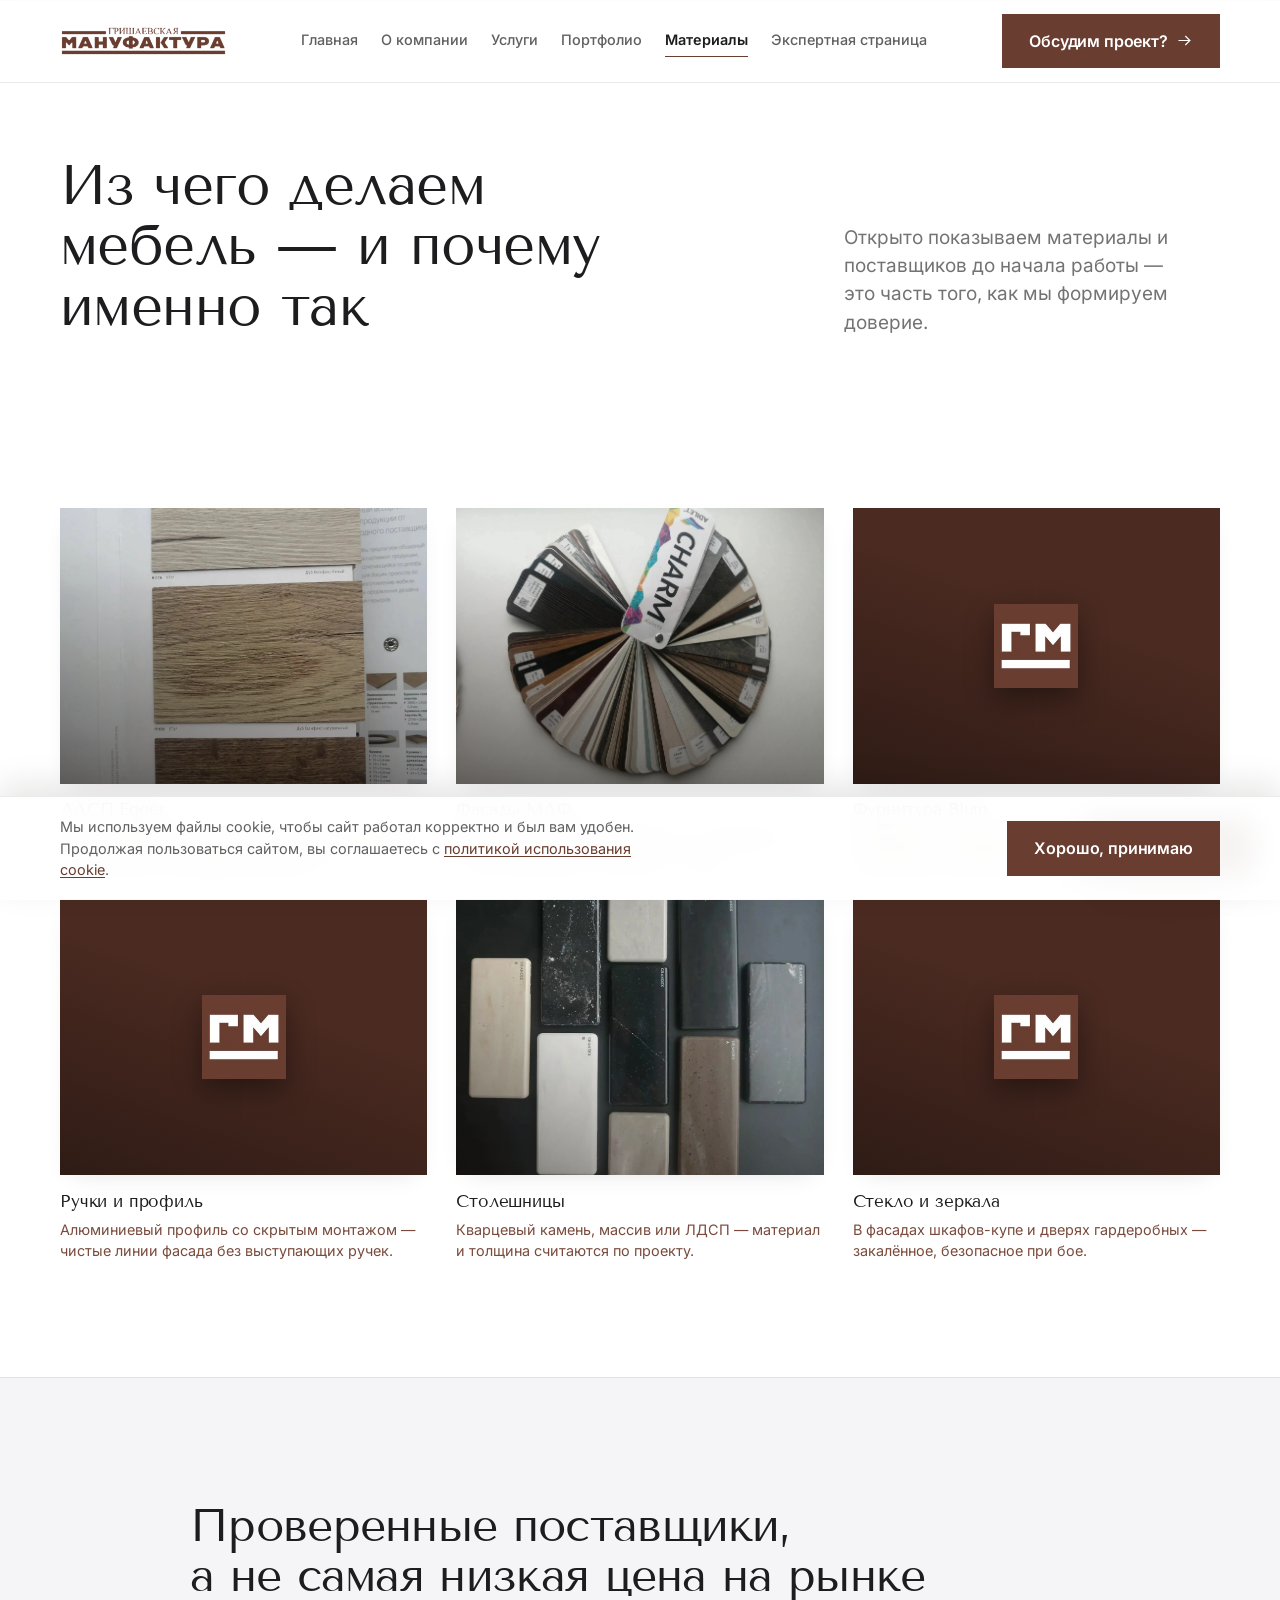
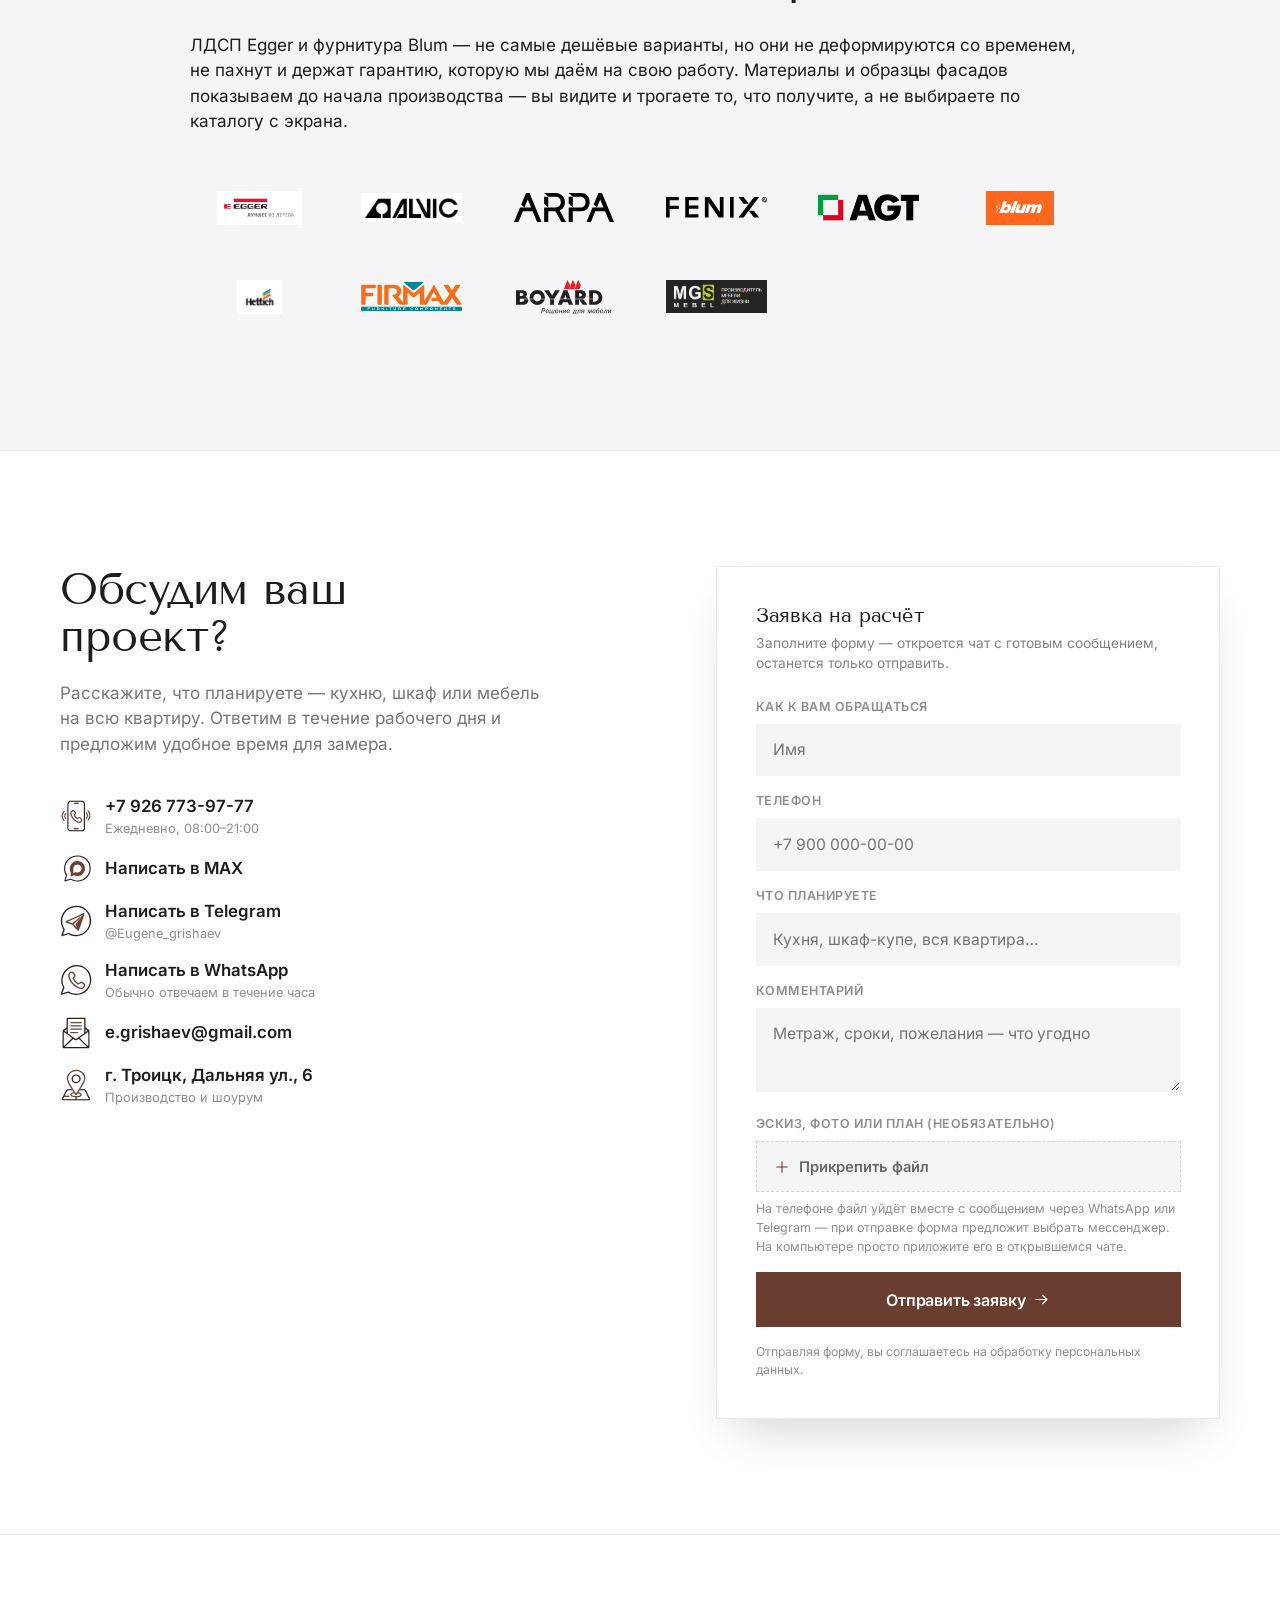
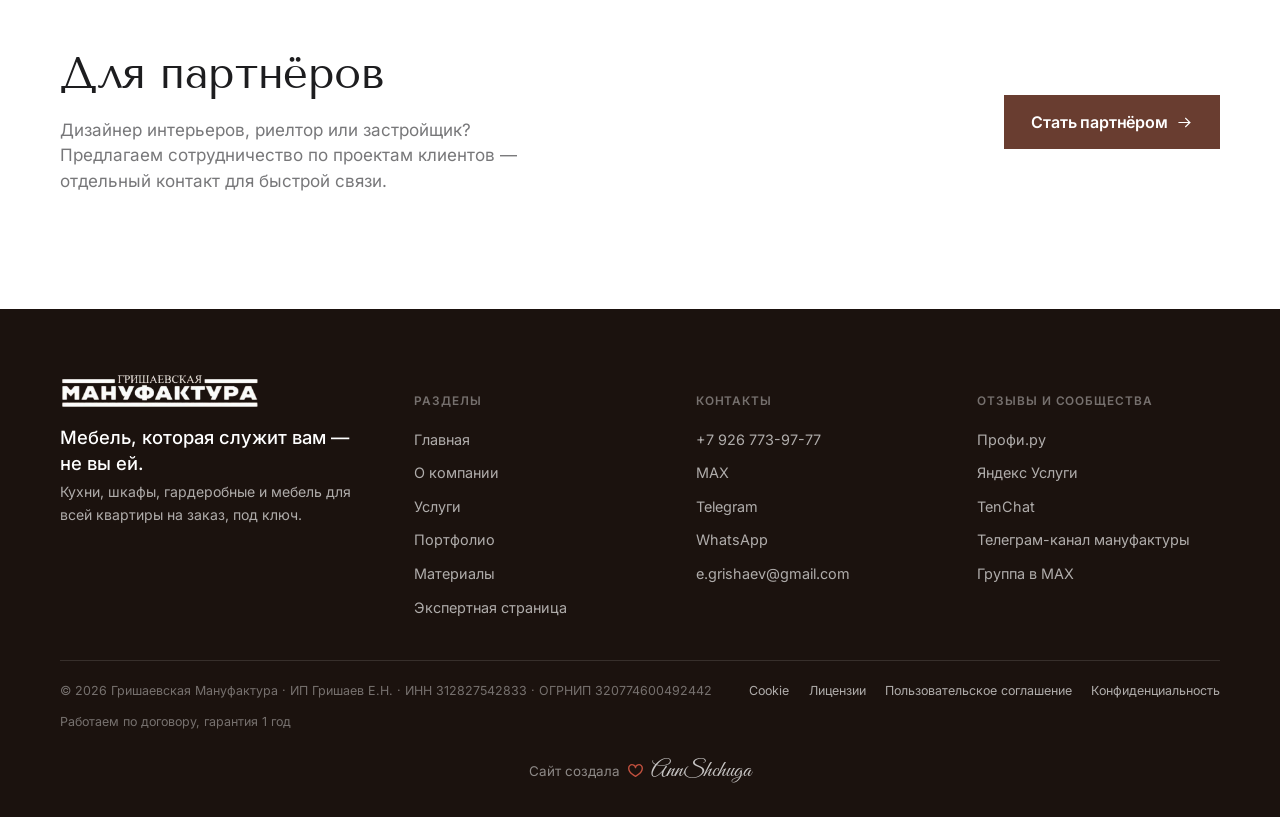
<file: materials.html>
<!DOCTYPE html>
<html lang="ru">
<head>
<meta charset="UTF-8">
<meta name="viewport" content="width=device-width, initial-scale=1">
<title>Материалы и фурнитура — Гришаевская Мануфактура</title>
<meta name="description" content="ЛДСП Egger, фасады МДФ, фурнитура Blum — из чего и почему именно так мы делаем кухни и шкафы на заказ.">
<meta property="og:title" content="Материалы и фурнитура — Гришаевская Мануфактура">
<meta property="og:description" content="ЛДСП Egger, фасады МДФ, фурнитура Blum — из чего и почему именно так мы делаем кухни и шкафы на заказ.">
<meta property="og:type" content="website">
<meta property="og:image" content="assets/og-image.jpg">
<meta property="og:image:width" content="1200">
<meta property="og:image:height" content="630">
<meta name="twitter:card" content="summary_large_image">
<meta name="twitter:title" content="Материалы и фурнитура — Гришаевская Мануфактура">
<meta name="twitter:description" content="ЛДСП Egger, фасады МДФ, фурнитура Blum — из чего и почему именно так мы делаем кухни и шкафы на заказ.">
<meta name="twitter:image" content="assets/og-image.jpg">
<link rel="icon" href="data:image/svg+xml,%3Csvg xmlns='http://www.w3.org/2000/svg' viewBox='0 0 32 32'%3E%3Crect width='32' height='32' fill='%23714E44'/%3E%3Ctext x='16' y='22' font-family='Georgia,serif' font-size='18' fill='%23F7F3EE' text-anchor='middle'%3EГМ%3C/text%3E%3C/svg%3E">
<link rel="icon" href="assets/favicon-32.png" sizes="32x32" type="image/png">
<link rel="apple-touch-icon" href="assets/apple-touch-icon.png">
<link rel="stylesheet" href="css/style.css">
</head>
<body>

<!-- ============================= SVG ICON SPRITE ============================= -->
<svg width="0" height="0" style="position:absolute" aria-hidden="true">
<defs>
  <symbol id="icon-shield" viewBox="0 0 24 24" fill="none" stroke="currentColor" stroke-width="1.5" stroke-linecap="round" stroke-linejoin="round">
    <path d="M12 3l8 3.2v5.4c0 5-3.5 8-8 9.4-4.5-1.4-8-4.4-8-9.4V6.2z"/><path d="M8.8 12l2.2 2.2 4.2-4.4"/>
  </symbol>
  <symbol id="icon-star" viewBox="0 0 24 24" fill="currentColor" stroke="none">
    <path d="M12 2.5l2.9 6.3 6.8.7-5.1 4.6 1.5 6.7L12 17.4 5.9 20.8l1.5-6.7-5.1-4.6 6.8-.7z"/>
  </symbol>
  <symbol id="icon-clock" viewBox="0 0 24 24" fill="none" stroke="currentColor" stroke-width="1.5" stroke-linecap="round" stroke-linejoin="round">
    <circle cx="12" cy="12" r="9"/><path d="M12 7.5V12l3.5 2"/>
  </symbol>
  <symbol id="icon-phone" viewBox="0 0 24 24" fill="none" stroke="currentColor" stroke-width="1.5" stroke-linecap="round" stroke-linejoin="round">
    <path d="M6.6 3h3l1.4 4.4-2.3 1.9a13.2 13.2 0 0 0 6 6l1.9-2.3L21 17.4v3a1.8 1.8 0 0 1-2 1.8C10.4 21.3 4.7 15.6 2.2 7.1A1.8 1.8 0 0 1 4 5z"/>
    <path stroke="var(--walnut)" d="M15.5 2.5a7 7 0 0 1 5 5"/>
    <path stroke="var(--walnut)" d="M15.5 6a3.6 3.6 0 0 1 2.6 2.6"/>
  </symbol>
  <symbol id="icon-chat" viewBox="0 0 24 24" fill="none" stroke="currentColor" stroke-width="1.5" stroke-linecap="round" stroke-linejoin="round">
    <path d="M21 12.2a8.5 8.5 0 1 1-3.6-6.9L21 4l-1.1 4A8.4 8.4 0 0 1 21 12.2Z"/>
    <path stroke="var(--walnut)" fill="var(--walnut)" stroke-width="1.1" d="M9 9.6a3 3 0 1 0 2.3 5L14 15l-.8-2.6a3 3 0 0 0-4.2-2.8Z"/>
  </symbol>
  <symbol id="icon-send" viewBox="0 0 24 24" fill="none" stroke="currentColor" stroke-width="1.5" stroke-linecap="round" stroke-linejoin="round">
    <circle cx="12" cy="12" r="9.5"/>
    <path stroke="var(--walnut)" fill="var(--walnut)" stroke-width="1.1" d="M7.5 12.2 17 7.4l-3.3 9.4-2-3.1-3.6-1Z"/>
  </symbol>
  <symbol id="icon-mail" viewBox="0 0 24 24" fill="none" stroke="currentColor" stroke-width="1.5" stroke-linecap="round" stroke-linejoin="round">
    <rect x="3" y="5.5" width="18" height="13" rx="1"/><path d="M3.5 6.5l8.5 6.5 8.5-6.5"/>
    <path stroke="var(--walnut)" d="M7.5 14.5h4M7.5 16.7h6"/>
  </symbol>
  <symbol id="icon-pin" viewBox="0 0 24 24" fill="none" stroke="currentColor" stroke-width="1.5" stroke-linecap="round" stroke-linejoin="round">
    <path d="M12 22s7-6.7 7-12.6A7 7 0 0 0 5 9.4C5 15.3 12 22 12 22Z"/><circle stroke="var(--walnut)" cx="12" cy="9.4" r="2.4"/>
  </symbol>
  <symbol id="icon-max" viewBox="0 0 24 24" fill="none" stroke="currentColor" stroke-width="1.5" stroke-linecap="round" stroke-linejoin="round">
    <rect x="3" y="3" width="18" height="18" rx="6"/>
    <path stroke="var(--walnut)" d="M7 15.5V9l3.4 4.6L13.8 9v6.5"/>
    <path stroke="var(--walnut)" d="M17.4 9v6.5"/>
  </symbol>
  <symbol id="detail-phone" viewBox="8.0 23.6 213.9 227.0"><g><path fill="#261612" fill-opacity="0.965" stroke="#261612" stroke-width="0.5" stroke-opacity="0.965" d="M 178.32,48.72 c 0.31,45.59 0.46,91.18 0.44,136.78 c -0.28,12.67 -0.31,25.33 -0.09,38 c -0.02,1.25 -0.14,2.48 -0.37,3.71 c -0.99,9.7 -7.89,15.22 -16.82,17.65 c -27.53,1.05 -55.4,0.42 -82.98,0.45 c -12.51,0.69 -23.43,-5.52 -24.61,-18.81 c 0,-58.33 0.04,-116.67 0.1,-175 c 0.64,-13.08 10.02,-20.91 22.5,-22.48 c 26.67,-0.28 53.35,-0.28 80.02,-0.02 c 10.6,1.18 20.44,8.68 21.81,19.72 Z M 62.29,48.04 c -0.53,1.84 -0.83,3.72 -0.91,5.64 c -0.57,56.15 0.08,112.63 -0.24,168.82 c -0.01,2.25 0.38,4.43 1.18,6.53 c 2.82,5.99 7.54,9.03 14.18,9.11 c 27,-0.05 54,-0.1 81,-0.17 c 8.44,-0.25 13.27,-7.59 13.42,-15.47 c 0,-56.67 0,-113.33 0,-170 c 0.05,-10.82 -9.28,-17.04 -19.42,-16.46 c -24.99,0.25 -49.97,0.34 -74.96,0.28 c -7.09,1.04 -11.84,4.94 -14.25,11.72 Z M 99.12,46.97 c 0.25,-2.1 1.43,-3.33 3.55,-3.68 c 9.27,-0.23 18.56,-0.33 27.84,-0.29 c 5.51,0.04 6,7.15 0.83,7.72 c -9.3,-0.04 -18.6,-0.13 -27.9,-0.26 c -2.44,0.06 -3.88,-1.1 -4.32,-3.49 Z"/></g>
<g><path fill="var(--walnut)" fill-opacity="0.965" stroke="var(--walnut)" stroke-width="0.5" stroke-opacity="0.965" d="M 74.04,118 c -0.24,-12.92 15.21,-29.5 27.91,-21.28 c 9.13,9.27 21.03,21.15 6.67,32.29 c -0.73,0.95 -0.81,1.97 -0.25,3.03 c 3.54,6.18 9.95,14.47 16.25,17.9 c 5.1,0.91 8.98,-11.41 19.29,-4.15 c 7.06,5.2 18.7,12.43 15.23,22.84 c -3.92,12.61 -15.42,20.2 -28.62,16.23 c -27.92,-7.72 -53.09,-38.52 -56.48,-66.86 Z M 82.24,118 c 1.56,14.27 10.13,28.31 19.48,38.95 c 9.03,9.84 34.34,30.32 46.33,15.6 c 8.21,-9.24 -0.97,-13.93 -7.52,-19.51 c -4.06,-3.65 -7.9,2.87 -11.19,4.65 c -10.32,4.65 -24.46,-14.98 -28.73,-22.71 c -3.34,-7.05 1.78,-10.35 5.55,-15.36 c 3.2,-4.26 -6.64,-12.94 -8.94,-16.31 c -6.99,-3.94 -15.26,8.34 -14.98,14.69 Z"/></g>
<g><path fill="var(--walnut)" fill-opacity="0.957" stroke="var(--walnut)" stroke-width="0.5" stroke-opacity="0.957" d="M 208.82,139.13 c 0.36,-4.05 0.37,-8.1 0.02,-12.15 c -1.31,-8.58 -4.89,-16.1 -10.72,-22.54 c -3.09,-4.69 3.38,-8.56 6.82,-3.87 c 16.44,18.85 15.7,50.09 -1.91,67.84 c -3.29,1.83 -7.13,-1.38 -5.23,-5.07 c 5.55,-7.82 9.41,-14.54 11.02,-24.21 Z M 13.38,136 c 0.59,-11.96 4.65,-22.6 12.18,-31.92 c 3.19,-5.15 10.71,-3.58 8.41,2.38 c -14.03,14.84 -16.92,35.34 -5.91,52.99 c 2.44,3.03 11.48,12.13 1.46,12.47 c -8.25,-3.37 -17.5,-26.81 -16.14,-35.92 Z M 185.81,150.99 c 0.27,-2.72 3.62,-5.5 4.35,-8.44 c 3.34,-9.75 1.18,-17.64 -4.02,-26.08 c 0.08,-5.53 5.6,-4.94 8.08,-1.11 c 7.77,11.66 6.86,27.6 -1.71,38.6 c -2.68,2.59 -6.73,0.94 -6.7,-2.97 Z M 31.79,137 c -0.27,-7.25 1.8,-13.74 6.21,-19.48 c 2.49,-3.71 8.02,-3.34 7.35,1.81 c -5.4,8.61 -8.08,13.99 -5.11,24.75 c 0.82,4.25 9.51,11.18 2.23,13.72 c -7.2,0.18 -11.16,-15.18 -10.68,-20.8 Z"/></g>
<g><path fill="#261612" fill-opacity="0.075" stroke="#261612" stroke-width="0.5" stroke-opacity="0.075" d="M 62.29,48.04 c 0.78,0.05 1.09,0.49 0.94,1.32 c -0.26,7.13 1.31,15.95 1.15,23.21 c -0.39,1.49 -1.12,0.84 -2.07,1.8 c -0.92,3.57 1.85,17.05 2.02,22.19 c 0.35,1.89 -0.89,1.94 -2.04,2.83 c -0.21,2.07 -0.2,4.14 0.01,6.21 c 1.28,0.88 2.36,0.94 2.09,2.92 c -0.38,3.36 0.53,20.14 -0.64,21.9 c -2.51,1.51 -0.15,2.5 0.5,4.02 c 0.06,2.75 -0.22,5.46 -0.85,8.12 c 1.23,5.74 0.7,11.09 0.89,16.94 c -0.43,1.94 -2.16,0.76 -2.22,2.82 c 0.23,6.55 3.14,26.75 0.94,31.38 c -0.92,4.82 -0.32,10.41 -0.67,14.98 c 0.62,0.56 1.08,1.21 1.39,1.96 c -0.48,4.53 1.32,14.83 -1.41,18.39 c -0.8,-2.1 -1.19,-4.28 -1.18,-6.53 c 0.32,-56.19 -0.33,-112.67 0.24,-168.82 c 0.08,-1.92 0.38,-3.8 0.91,-5.64 Z"/></g>
<g><path fill="#261612" fill-opacity="0.933" stroke="#261612" stroke-width="0.5" stroke-opacity="0.933" d="M 98.08,227.04 c 0.25,-2.01 1.39,-3.11 3.4,-3.28 c 9.61,-0.16 19.22,-0.27 28.83,-0.33 c 5.92,-0.5 6.43,7.1 1.16,7.3 c -10.16,0.18 -20.32,0.1 -30.48,-0.25 c -1.76,-0.46 -2.74,-1.61 -2.91,-3.44 Z"/></g>
<g><path fill="var(--walnut)" fill-opacity="0.114" stroke="var(--walnut)" stroke-width="0.5" stroke-opacity="0.114" d="M 178.32,48.72 c 0.9,0.23 1.37,0.8 1.4,1.72 c -0.06,8.35 -0.08,16.7 -0.06,25.05 c 0.24,1.67 0.46,3.35 0.65,5.02 c 0,8.99 -0.03,17.98 -0.09,26.97 c 0.42,0.98 0.73,2 0.94,3.04 c -0.44,0.62 -0.74,1.3 -0.9,2.03 c 0.03,4.97 0.02,9.94 -0.01,14.91 c 0.08,0.74 0.3,1.43 0.64,2.09 c -0.29,0.64 -0.5,1.31 -0.62,2 c 0.01,22.33 0.03,44.66 0.07,66.98 c -0.36,1.98 -0.6,3.96 -0.71,5.97 c -0.15,7.24 0.51,14.59 -0.01,21.81 c -0.3,0.48 -0.74,0.78 -1.32,0.9 c 0.23,-1.23 0.35,-2.46 0.37,-3.71 c -0.22,-12.67 -0.19,-25.33 0.09,-38 c 0.02,-45.6 -0.13,-91.19 -0.44,-136.78 Z"/></g>
<g><path fill="var(--walnut)" fill-opacity="0.129" stroke="var(--walnut)" stroke-width="0.5" stroke-opacity="0.129" d="M 208.84,126.98 c 0.35,4.05 0.34,8.1 -0.02,12.15 c -1.44,-1.68 -1.29,-6.46 -0.73,-8.57 c 0.26,-0.74 -0.94,-3.99 0.75,-3.58 Z"/></g></symbol>
  <symbol id="detail-whatsapp" viewBox="10.3 12.8 202.4 197.9"><g><path fill="#261612" fill-opacity="0.965" stroke="#261612" stroke-width="0.5" stroke-opacity="0.965" d="M 14.96,201 c 5.02,-13.82 9.98,-27.67 14.88,-41.54 c 0.09,-0.52 0.04,-1.03 -0.15,-1.52 c -44.96,-85.45 54.98,-177.21 136.64,-125.64 c 74.11,49.21 43.7,164.54 -43.87,173.39 c -21.4,1.9 -42.16,-3.05 -60.96,-13.12 c -12.59,3.41 -28.27,9.13 -41.18,13.11 c -3.38,0.24 -5.17,-1.32 -5.36,-4.68 Z M 25.12,194.92 c 3.77,0.8 27.21,-8.34 32.83,-9.58 c 6.09,-2.56 11.71,2.86 17.11,4.97 c 50.66,22.97 107.29,-3.9 122.59,-56.99 c 14.48,-61.22 -32.02,-116.31 -95.11,-107.03 c -59.42,10.07 -95.51,75.86 -64.82,129.62 c 1.71,5.01 -10.12,32.47 -12.6,39.01 Z"/></g>
<g><path fill="var(--walnut)" fill-opacity="0.965" stroke="var(--walnut)" stroke-width="0.5" stroke-opacity="0.965" d="M 61.84,83 c 0.31,-16.61 22.05,-35.82 35.86,-19.04 c 11.19,13.68 17.94,20.82 1.94,35.05 c -1.29,1.65 -1.29,3.32 0.03,5.01 c 1.91,6.36 23.34,30.8 29.39,27.46 c 5.62,-5.17 9.55,-10.73 18.25,-8.12 c 7.74,4.64 25.49,12.33 22.52,24.11 c -7.73,27.43 -34.21,24.57 -54.17,12.3 c -24.97,-13.76 -52.92,-47.56 -53.82,-76.77 Z M 69.89,84 c 3.38,32.35 39.56,72.56 72.77,76.7 c 9.44,1.54 26.37,-14.72 14.89,-20.83 c -3.51,-1.86 -11.64,-9.96 -15.59,-8.48 c -7.93,6.2 -12.72,13.13 -23.4,5.52 c -8.37,-5.92 -34.78,-30.08 -27.15,-41.17 c 3.28,-4.52 12.6,-9.28 7.99,-15.78 c -3.4,-4.07 -10.25,-16.83 -16.77,-13.78 c -6.74,3.44 -13.09,9.66 -12.74,17.82 Z"/></g></symbol>
  <symbol id="detail-telegram" viewBox="12.4 13.6 193.5 194.8"><g><path fill="#261612" fill-opacity="0.965" stroke="#261612" stroke-width="0.5" stroke-opacity="0.965" d="M 16.96,111 c 1.93,-99.97 140.48,-130.88 178.47,-34 c 25.92,73.67 -39.49,146.24 -115.96,122.09 c -5.4,-2.08 -10.72,-4.31 -15.97,-6.71 c -5.73,0.89 -37.66,12.57 -40.54,11.22 c -2.39,-1.18 -3.23,-3.05 -2.51,-5.61 c 1.58,-5.15 12.65,-33.4 11.15,-36.3 c -9.82,-15.48 -14.7,-32.38 -14.64,-50.69 Z M 24.99,112 c 0.17,16.62 4.43,33.45 14.45,46.94 c 1.39,2.05 1.53,4.2 0.44,6.44 c -3.39,9.28 -6.52,18.64 -9.4,28.09 c 0.46,0.9 1.81,0.15 2.52,0.04 c 7.33,-1.85 25.23,-8.65 31.47,-9.29 c 19.36,9.47 33.85,13.75 55.99,11.49 c 94.8,-16.46 97.49,-152.47 3,-169.45 c -51.66,-6.84 -98.94,33.24 -98.47,85.74 Z"/></g>
<g><path fill="var(--walnut)" fill-opacity="0.973" stroke="var(--walnut)" stroke-width="0.5" stroke-opacity="0.973" d="M 46,116 c 0.01,-2.17 1.01,-3.68 3,-4.52 c 34.98,-15.54 69.89,-31.22 104.73,-47.04 c 4.41,-2.37 8.45,1.06 7.03,5.9 c -11.04,32.02 -22.02,64.05 -32.96,96.09 c -1.22,4.32 -5.95,5.65 -9.24,2.52 c -10.51,-11.47 -20.84,-24.21 -31.51,-35.39 c -12.88,-4.39 -25.71,-8.94 -38.49,-13.65 c -1.59,-0.81 -2.45,-2.12 -2.56,-3.91 Z M 122.76,86.81 c -20.22,9.4 -41.07,18.82 -61.47,27.89 c -0.71,0.3 -1.04,0.82 -0.99,1.56 c 8.65,2.84 17.33,5.6 26.04,8.27 c 13.3,-10.77 26.61,-21.54 39.95,-32.28 c 3.75,-2.84 7.53,-5.62 11.36,-8.34 c 2.56,0.13 -1.19,3.8 -1.45,4.79 c -1.19,2.53 -2.72,4.84 -4.59,6.91 c -3.58,3.4 -7.17,6.81 -10.74,10.21 c -6.86,5.99 -13.64,12.06 -20.34,18.2 c -1.92,1.78 -3.72,3.63 -5.41,5.57 c -0.02,0.53 0.14,0.99 0.5,1.38 c 6.7,7.55 13.32,15.15 19.84,22.8 c 0.35,-0.54 0.34,-1.1 -0.04,-1.68 c -1.89,-4.72 -8.58,-16.31 -8.51,-20.6 c 2.83,-5.78 13.18,-17.12 17.3,-23.32 c 3.36,-3.97 6.64,-8.01 9.82,-12.12 c 1.49,-1.86 2.89,-3.8 4.18,-5.81 c 3.46,-4.67 7.07,-9.21 10.84,-13.64 c 0.48,-0.46 0.56,-0.97 0.27,-1.51 c -1.92,0.58 -3.82,1.25 -5.71,2 c -6.84,3.48 -13.79,6.72 -20.85,9.72 Z"/></g>
<g><path fill="var(--walnut)" fill-opacity="0.012" stroke="var(--walnut)" stroke-width="0.5" stroke-opacity="0.012" d="M 122.76,86.81 c 3.31,0.71 1.24,0.59 1.46,2.46 c 0.57,1.08 1.26,2.07 2.07,2.98 c -13.34,10.74 -26.65,21.51 -39.95,32.28 c -8.71,-2.67 -17.39,-5.43 -26.04,-8.27 c -0.05,-0.74 0.28,-1.26 0.99,-1.56 c 20.4,-9.07 41.25,-18.49 61.47,-27.89 Z"/></g>
<g><path fill="var(--walnut)" fill-opacity="0.031" stroke="var(--walnut)" stroke-width="0.5" stroke-opacity="0.031" d="M 120.87,105.82 c 1.19,0.67 2.31,1.45 3.34,2.35 c -4.12,6.2 -14.47,17.54 -17.3,23.32 c -0.07,4.29 6.62,15.88 8.51,20.6 c 0.38,0.58 0.39,1.14 0.04,1.68 c -6.52,-7.65 -13.14,-15.25 -19.84,-22.8 c -0.36,-0.39 -0.52,-0.85 -0.5,-1.38 c 1.69,-1.94 3.49,-3.79 5.41,-5.57 c 6.7,-6.14 13.48,-12.21 20.34,-18.2 Z"/></g>
<g><path fill="var(--walnut)" fill-opacity="0.086" stroke="var(--walnut)" stroke-width="0.5" stroke-opacity="0.086" d="M 131.61,95.61 c 0.78,0.29 1.59,0.44 2.42,0.44 c -3.18,4.11 -6.46,8.15 -9.82,12.12 c -1.03,-0.9 -2.15,-1.68 -3.34,-2.35 c 3.57,-3.4 7.16,-6.81 10.74,-10.21 Z"/></g>
<g><path fill="var(--walnut)" fill-opacity="0.255" stroke="var(--walnut)" stroke-width="0.5" stroke-opacity="0.255" d="M 136.2,88.7 c 0.4,0.87 1.07,1.38 2.01,1.54 c -1.29,2.01 -2.69,3.95 -4.18,5.81 c -0.83,0 -1.64,-0.15 -2.42,-0.44 c 1.87,-2.07 3.4,-4.38 4.59,-6.91 Z"/></g>
<g><path fill="var(--walnut)" fill-opacity="0.063" stroke="var(--walnut)" stroke-width="0.5" stroke-opacity="0.063" d="M 138.21,90.24 c -0.94,-0.16 -1.61,-0.67 -2.01,-1.54 c 0.26,-0.99 4.01,-4.66 1.45,-4.79 c -3.83,2.72 -7.61,5.5 -11.36,8.34 c -0.81,-0.91 -1.5,-1.9 -2.07,-2.98 c -0.22,-1.87 1.85,-1.75 -1.46,-2.46 c 7.06,-3 14.01,-6.24 20.85,-9.72 c 1.89,-0.75 3.79,-1.42 5.71,-2 c 0.29,0.54 0.21,1.05 -0.27,1.51 c -3.77,4.43 -7.38,8.97 -10.84,13.64 Z"/></g></symbol>
  <symbol id="detail-mail" viewBox="12.0 16.2 173.2 196.1"><g><path fill="#261612" fill-opacity="0.961" d="M 16.21,192 c 0.96,-30.41 -0.53,-61.18 0.54,-91.51 c 0.68,-7.43 20.71,-13.41 24.03,-21.05 c 0.16,-17.31 0.23,-34.63 0.21,-51.95 c -0.17,-10.28 14.02,-5.9 20.52,-7.04 c 29.82,0.61 60.29,-0.32 90,0.42 c 3.45,0.83 5.25,3.03 5.4,6.62 c -0.01,17.33 0.05,34.65 0.17,51.97 c 3.16,7.5 22.13,12.78 23.92,21.04 c -0.05,33 -0.05,66 -0.03,99 c -0.16,4.85 -3.4,8.73 -8.47,8.59 c -49.67,0 -99.34,-0.04 -149.01,-0.12 c -8.72,-1.25 -7.15,-9.38 -7.28,-15.97 Z M 48.7,76 c 0.03,6.58 -1.07,37.6 1.46,41.21 c 15.24,11.08 30.55,22.07 45.93,32.97 c 1.53,0.8 3.05,0.81 4.59,0.04 c 14.56,-10.48 29.15,-20.93 43.76,-31.34 c 1.83,-1.13 3.28,-2.61 4.35,-4.43 c 0.19,-22.98 0.29,-45.96 0.29,-68.95 c -0.01,-5.29 -0.13,-10.57 -0.37,-15.84 c -0.33,-1.17 -2.24,-1.29 -3.2,-1.47 c -31.01,-0.18 -62.01,-0.15 -93.02,0.09 c -2.38,-0.21 -3.62,0.87 -3.72,3.22 c 0.01,14.83 -0.02,29.67 -0.07,44.5 Z M 27.64,100.03 c 3.07,3.95 7.95,5.87 11.68,9.16 c 0.48,0.44 0.96,0.48 1.44,0.11 c 0.13,-5.6 0.17,-11.2 0.13,-16.81 c -0.08,-1.41 -0.71,-1.71 -1.89,-0.9 c -4.04,2.49 -7.83,5.3 -11.36,8.44 Z M 156.79,94 c 0.03,4.52 0.05,9.04 0.09,13.56 c 0.21,1.46 0.91,1.72 2.1,0.78 c 1.72,-1.13 10.78,-6.82 10.5,-8.69 c -2.3,-3.18 -7.9,-6.05 -11.14,-8.52 c -1.81,-0.84 -1.57,1.91 -1.55,2.87 Z M 23.65,188 c 0.12,0.82 -0.42,8 2.01,5.26 c 15.37,-14.32 30.5,-28.88 45.4,-43.7 c 1.41,-1.17 2.54,-2.57 3.38,-4.2 c 0.24,-0.97 -1.83,-2.45 -2.41,-3.04 c -15.71,-11.53 -31.53,-22.88 -47.47,-34.06 c -0.47,0.66 -0.66,1.4 -0.55,2.22 c -0.08,25.84 -0.21,51.68 -0.36,77.52 Z M 122.98,145.02 c 3.3,5.86 20.41,20.34 25.75,26.76 c 7.99,7.35 15.81,14.87 23.48,22.56 c 0.26,0.28 0.55,0.36 0.89,0.24 c 0.46,-3.15 0.66,-6.32 0.61,-9.52 c 0.11,-17.52 0.2,-35.04 0.29,-52.56 c 0.02,-8 -0.29,-15.98 -0.94,-23.93 c -0.38,-0.29 -0.76,-0.28 -1.13,0.03 c -15.63,10.89 -31.39,22.7 -46.93,33.75 c -0.84,0.8 -1.51,1.69 -2.02,2.67 Z M 30.01,199.95 c 2.14,0.35 4.3,0.49 6.49,0.41 c 43.02,-0.11 86.04,-0.2 129.05,-0.26 c 0.5,0 0.83,-0.21 1.01,-0.64 c -13.5,-12.98 -26.9,-26.09 -40.18,-39.34 c -3.24,-3.06 -6.52,-6.08 -9.84,-9.04 c -4.85,-3.23 -13.59,11.58 -20.89,7.66 c -3.83,-2.4 -7.58,-4.92 -11.25,-7.56 c -1.86,-1.08 -3.52,-0.84 -4.98,0.73 c -16.4,16.1 -32.87,32.11 -49.41,48.04 Z"/></g>
<g><path fill="var(--walnut)" fill-opacity="0.965" d="M 132.7,54.65 c -1.04,0.27 -2.1,0.41 -3.18,0.4 c -21.1,0 -42.18,-0.11 -63.26,-0.33 c -2.81,-0.66 -3.83,-2.36 -3.05,-5.11 c 1.61,-1.97 3.7,-2.81 6.28,-2.54 c 20.34,0.08 40.68,0.1 61.02,0.06 c 5.07,-0.03 7.09,5.83 2.19,7.52 Z"/></g>
<g><path fill="var(--walnut)" fill-opacity="0.965" d="M 66.11,87.08 c 21.96,-0.13 43.91,-0.14 65.87,-0.04 c 1.11,0.18 1.97,0.72 2.6,1.64 c 1.26,3.22 0.22,5.22 -3.12,5.99 c -21.28,0.05 -42.68,0.35 -63.96,0.05 c -5,0.38 -6.39,-6.03 -1.39,-7.64 Z"/></g>
<g><path fill="var(--walnut)" fill-opacity="0.965" d="M 66.03,67.09 c 22.27,-0.13 44.53,-0.11 66.79,0.05 c 0.69,0.38 1.25,0.91 1.65,1.59 c 0.97,2.62 0.14,4.36 -2.48,5.24 c -21.98,0.13 -43.97,0.11 -65.96,-0.06 c -4.04,-0.58 -3.95,-6.19 0,-6.82 Z"/></g>
<g><path fill="var(--walnut)" fill-opacity="0.969" d="M 62.95,111.99 c -0.26,-3.76 2.44,-4.35 5.55,-4.19 c 13.51,0.02 27.02,-0.01 40.53,-0.07 c 4.81,0.47 4.76,8.19 -2.53,7.5 c -13.34,0.03 -26.67,-0.02 -40.01,-0.15 c -2,-0.09 -3.18,-1.12 -3.54,-3.09 Z"/></g>
<g><path fill="#261612" fill-opacity="0.024" d="M 27.64,100.03 c 3.53,-3.14 7.32,-5.95 11.36,-8.44 c 1.18,-0.81 1.81,-0.51 1.89,0.9 c 0.04,5.61 0,11.21 -0.13,16.81 c -0.48,0.37 -0.96,0.33 -1.44,-0.11 c -3.73,-3.29 -8.61,-5.21 -11.68,-9.16 Z M 156.79,94 c -0.02,-0.96 -0.26,-3.71 1.55,-2.87 c 3.24,2.47 8.84,5.34 11.14,8.52 c 0.28,1.87 -8.78,7.56 -10.5,8.69 c -1.19,0.94 -1.89,0.68 -2.1,-0.78 c -0.04,-4.52 -0.06,-9.04 -0.09,-13.56 Z"/></g>
<g><path fill="var(--walnut)" fill-opacity="0.18" d="M 131.98,87.04 c -21.96,-0.1 -43.91,-0.09 -65.87,0.04 c -0.18,-1.1 3.69,-0.85 4.39,-1.1 c 8,0.13 16,0.11 24,-0.05 c 12.01,-0.05 24.02,0.05 36.02,0.29 c 0.53,0.09 1.7,-0.16 1.46,0.82 Z"/></g>
<g><path fill="var(--walnut)" fill-opacity="0.294" d="M 66.03,73.91 c 21.99,0.17 43.98,0.19 65.96,0.06 c 0.07,1.21 -1.74,1.02 -2.48,1.08 c -9,-0.25 -18.01,-0.23 -27.01,0.03 c -11.69,-0.04 -23.38,-0.13 -35.07,-0.26 c -0.77,0.1 -1.24,-0.2 -1.4,-0.91 Z"/></g>
<g><path fill="var(--walnut)" fill-opacity="0.29" d="M 132.82,67.14 c -22.26,-0.16 -44.52,-0.18 -66.79,-0.05 c 0.16,-0.69 0.62,-1.01 1.36,-0.95 c 21.39,-0.2 42.77,-0.21 64.16,-0.02 c 0.74,-0.02 1.17,0.32 1.27,1.02 Z"/></g>
<g><path fill="var(--walnut)" fill-opacity="0.078" d="M 66.26,54.72 c 21.08,0.22 42.16,0.33 63.26,0.33 c 1.08,0.01 2.14,-0.13 3.18,-0.4 c 0.06,0.82 -0.32,1.26 -1.17,1.33 c -21.33,0.18 -42.66,0.12 -63.98,-0.17 c -0.91,0.15 -1.34,-0.21 -1.29,-1.09 Z"/></g></symbol>
  <symbol id="detail-pin" viewBox="10.0 15.6 193.5 208.2"><g><path fill="#261612" fill-opacity="0.965" stroke="#261612" stroke-width="0.5" stroke-opacity="0.965" d="M 77.93,79 c 1.66,-37.02 55.48,-37.52 59.08,-2.5 c 1.98,39.78 -58.06,42.27 -59.08,2.5 Z M 85.63,80 c 1.56,30.15 50.72,24.51 42.66,-7.67 c -9.41,-23 -43.12,-16.03 -42.66,7.67 Z M 78.89,146.99 c 1.88,1.91 4.06,5.63 4.93,8.13 c -6.89,-0.89 -23.5,-0.48 -31.34,-0.34 c -2.09,0.09 -3.45,1.15 -4.09,3.18 c -4.94,10.19 -9.92,20.36 -14.92,30.51 c 0.31,1.16 2.16,0.78 3.03,0.94 c 8.28,-0.16 16.56,-0.16 24.84,-0.01 c 4.58,1.17 3.48,7.25 -0.83,6.87 c -10.2,0.09 -20.38,0.17 -30.56,0.24 c -3.12,4.23 -4.8,9.02 -7.37,13.53 c -0.57,1.08 -0.25,1.67 0.94,1.78 c 26.28,0.19 52.59,0.2 78.86,-0.16 c 0.71,-0.15 1.09,-0.6 1.13,-1.34 c 0.08,-3.39 0.21,-6.77 0.38,-10.15 c 1.94,-0.43 5.36,-0.9 7.1,0.18 c -0.12,3.65 -0.03,7.29 0.27,10.92 c 0.32,0.41 0.74,0.6 1.27,0.57 c 25.65,0.01 51.3,0.01 76.95,-0.02 c 1.75,0.02 1.16,-1.48 0.65,-2.43 c -8.99,-17.81 -16.96,-36.14 -26.12,-53.85 c -3.56,-1.93 -15.44,-0.96 -19.84,-0.67 c -0.05,-0.42 -0.29,-0.7 -0.7,-0.83 c -3.34,-0.01 -6.68,-0.04 -10.03,-0.08 c -0.92,-0.1 -1.48,0.29 -1.68,1.16 c -0.52,0.01 -1.05,0.04 -1.57,0.09 c -0.07,-0.83 4.11,-7.24 4.99,-8.26 c 9.43,0.1 18.86,0.18 28.29,0.26 c 4.38,0.96 7.43,3.55 9.15,7.74 c 8.39,18.13 16.97,36.16 25.75,54.08 c 2.05,5.46 -2.34,10.24 -7.87,10.11 c -56.35,0.31 -112.66,0.25 -169.01,-0.13 c -6.17,-0.7 -8.66,-6.31 -5.74,-11.7 c 8.64,-17.14 17.06,-34.38 25.26,-51.74 c 2.05,-4.3 4.41,-7.75 9.51,-8.37 c 9.46,-0.11 18.91,-0.18 28.37,-0.21 Z"/></g>
<g><path fill="var(--walnut)" fill-opacity="0.965" stroke="var(--walnut)" stroke-width="0.5" stroke-opacity="0.965" d="M 135.18,146.95 c -0.88,1.02 -5.06,7.43 -4.99,8.26 c -0.69,0.1 -1.21,0.45 -1.55,1.07 c -2.04,3.36 -3.94,6.78 -5.7,10.27 c 0.1,0.62 0.46,0.99 1.08,1.11 c 10.33,1.61 26.54,8.92 18.01,21.91 c -7.2,7.72 -20.31,9.32 -30.25,9.89 c -0.39,0.18 -0.65,0.48 -0.79,0.89 c -1.74,-1.08 -5.16,-0.61 -7.1,-0.18 c -0.66,-0.37 -1.37,-0.64 -2.11,-0.81 c -10.36,-0.78 -25.18,-2.48 -31,-12.41 c -4.1,-10.28 7.2,-16.02 15.26,-18.33 c 1.89,-0.43 3.75,-0.88 5.57,-1.33 c -0.16,-1.74 -6.29,-11.4 -7.79,-12.17 c -0.87,-2.5 -3.05,-6.22 -4.93,-8.13 c -0.04,-0.61 -0.23,-1.18 -0.55,-1.7 c -19.72,-30.42 -47.07,-68.82 -18.4,-102.85 c 27.32,-30.52 73.06,-29.92 97.99,3.11 c 24.79,34.6 -4.15,69.2 -21.78,99.04 c -0.49,0.72 -0.81,1.51 -0.97,2.36 Z M 54.97,77 c 1.81,26.48 32.4,65.96 46.06,89.48 c 1.59,2.39 3.27,4.71 5.05,6.97 c 0.34,0.41 0.78,0.58 1.31,0.5 c 1.99,-2.37 3.86,-4.86 5.59,-7.47 c 15.73,-25 33.41,-50.05 44.72,-77.42 c 9.87,-30.11 -15.44,-58.71 -45.35,-60.8 c -28.83,-2.28 -57.04,18.65 -57.38,48.74 Z M 77.75,181.93 c 0.45,11.36 36.99,11.14 44.62,8.88 c 4.38,-0.8 18.08,-4.64 12.55,-11.13 c -2.85,-2.11 -15.72,-7.38 -18.24,-4.63 c -1.99,2.7 -3.93,5.44 -5.83,8.2 c -6.35,4.89 -10.88,-4.19 -14.01,-8.53 c -2.27,-2.42 -17.65,2.91 -19.09,7.21 Z"/></g>
<g><path fill="var(--walnut)" fill-opacity="0.561" d="M 144.17,154.87 c -4.13,0.11 -8.27,0.2 -12.41,0.25 c 0.2,-0.87 0.76,-1.26 1.68,-1.16 c 3.35,0.04 6.69,0.07 10.03,0.08 c 0.41,0.13 0.65,0.41 0.7,0.83 Z"/></g></symbol>
  <symbol id="detail-max" viewBox="0 0 221 230">
<g><path fill="var(--walnut)" fill-opacity="0.984" stroke="var(--walnut)" stroke-width="0.5" stroke-opacity="0.984" d="M 66.09,114 c 0.23,-30.63 21.83,-54.31 52.47,-56.55 c 64.43,-2.28 78.9,88.88 16.14,106.93 c -15.55,3.98 -25.7,1.16 -40.05,-4.01 c -5.5,2.29 -10.94,4.74 -16.32,7.33 c -3.08,1.06 -4.76,0 -5.03,-3.2 c -0.03,-7.36 -0.04,-14.71 -0.02,-22.06 c -5.16,-9.85 -7.01,-17.03 -7.19,-28.44 Z M 92.08,109.03 c -1.59,0.35 -0.91,3.35 -1.08,4.47 c 0.16,9.84 -0.37,20.02 0.28,29.8 c 0.1,0.33 0.31,0.46 0.63,0.39 c 0.79,0.52 1.61,0.59 2.48,0.19 c 4.06,-1.9 10.27,-7.36 14.84,-6.26 c 11.15,5.09 22.34,3.7 31.81,-4.08 c 25.93,-25.46 -4.67,-65.03 -35.11,-47.23 c -6.92,3.63 -14.95,14.91 -13.85,22.72 Z"/></g>
<g><path fill="#261612" fill-opacity="0.965" stroke="#261612" stroke-width="0.5" stroke-opacity="0.965" d="M 24.78,114 c -0.49,-29.43 10.26,-53.93 32.24,-73.5 c 55.38,-46.43 146.68,-20.47 157.79,54.03 c 12.85,81.44 -70.27,136.04 -141.8,97.96 c -2.3,-0.98 -34.4,10.45 -39.63,11.38 c -4.14,0.55 -6.03,-1.24 -5.66,-5.39 c 3.01,-11.32 6.2,-22.59 9.58,-33.8 c 0.49,-1.36 0.72,-2.75 0.69,-4.18 c -8.1,-14.99 -13.12,-29.16 -13.21,-46.5 Z M 32.62,111 c -0.2,16.56 4.04,31.89 12.71,45.99 c 0.98,1.74 1.18,3.57 0.59,5.49 c -3,10.04 -5.87,20.1 -8.63,30.2 c -0.59,1.6 1.19,1.56 2.16,1.22 c 6.16,-1.87 30.76,-11.12 35.3,-9.26 c 18.8,9.61 34.26,13.75 55.75,12.18 c 60.33,-8.38 92.35,-63.65 71.17,-120.86 c -38.28,-83.95 -167.13,-59.06 -169.05,35.04 Z"/></g>
<g><path fill="var(--walnut)" fill-opacity="0.388" d="M 92.08,109.03 c -0.05,11.56 -0.1,23.12 -0.17,34.66 c -0.32,0.07 -0.53,-0.06 -0.63,-0.39 c -0.65,-9.78 -0.12,-19.96 -0.28,-29.8 c 0.17,-1.12 -0.51,-4.12 1.08,-4.47 Z"/></g>
  </symbol>
  <symbol id="icon-arrow" viewBox="0 0 24 24" fill="none" stroke="currentColor" stroke-width="1.5" stroke-linecap="round" stroke-linejoin="round">
    <path d="M4 12h16M13.5 6l6 6-6 6"/>
  </symbol>
  <symbol id="mark-kitchen" viewBox="18.1 6.5 214.9 263.5"><g><path fill="#261612" fill-opacity="0.953" d="M 57.08,82.92 c 3.35,-4.5 22.31,-4.08 21.51,0.56 c -2.16,5.59 -11.49,2.48 -16.09,3.22 c -2.38,0.11 -4.3,-1.89 -5.42,-3.78 Z M 153.02,160.78 c 10.34,0.5 20.69,0.53 31.04,0.09 c 6.16,0.04 38.76,-0.95 41.91,0.84 c 2.15,1.02 2.64,2.54 1.48,4.56 c -1.1,1.11 -2.34,2.02 -3.73,2.76 c -0.57,0.73 -0.92,1.55 -1.02,2.48 c 0.14,27.33 0.07,54.67 -0.22,82 c -0.06,1.35 0.23,2.61 0.86,3.8 c 1.53,0.37 6.29,3.98 3.9,5.54 c -2.79,3.27 -10.78,1.34 -14.74,1.94 c -61.33,-0.03 -122.67,0.05 -184,0.25 c -1.72,0.01 -3.35,-0.36 -4.9,-1.08 c -2.29,-3.82 3.66,-6.04 3.11,-10.45 c 0.06,-25.01 0.06,-50.01 -0.03,-75.01 c -0.12,-2.33 -0.29,-4.65 -0.51,-6.96 c -0.79,-2.1 -1.71,-4.14 -2.75,-6.13 c -0.12,-1.89 0.73,-3.04 2.56,-3.43 c 16.5,-0.1 33,-0.29 49.51,-0.55 c 3.24,-0.14 5,-1.57 3.44,-4.81 c -1.93,-1.47 -4.39,-0.5 -6.58,-1.24 c -0.93,-0.25 -1.47,-0.86 -1.6,-1.82 c -1.01,-5.51 4.35,-4.76 7.76,-5.75 c 0.42,-0.41 0.73,-0.9 0.93,-1.46 c 0.34,-5.6 0.55,-11.22 0.64,-16.85 c 4.6,-23.11 33.83,-6.37 24.2,5.24 c -4.61,1.21 -4.51,-4.62 -6.32,-7.25 c -4.17,-5.2 -11.03,-2.46 -11.08,4.01 c -0.08,9 -0.05,17.99 0.08,26.99 c 0.2,2.1 1.38,3.03 3.54,2.78 c 20.83,-0.19 41.71,0.16 62.52,-0.49 Z M 33.07,172.08 c 1.39,2.2 2.11,2.36 4.55,2.69 c 33.59,0.03 67.29,-0.01 100.85,-0.37 c 5.09,-0.6 4.29,-6.21 -0.96,-6.1 c -29,0 -58.01,0.01 -87.01,0.05 c -2.62,0.23 -14.94,-0.52 -16.42,1.36 c -0.37,0.78 -0.7,1.56 -1.01,2.37 Z M 148.34,185 c 0.34,2.14 0.74,3.05 3.16,3.01 c 20.66,0.03 41.32,-0.03 61.98,-0.17 c 1.33,-0.21 2.06,-1.01 2.16,-2.39 c 0.22,-4.96 0.22,-9.91 0,-14.87 c -0.24,-2.22 -2.35,-2.27 -4.13,-2.36 c -20.27,-0.12 -40.53,-0.02 -60.79,0.3 c -1.41,0.37 -2.14,1.29 -2.19,2.76 c -0.14,4.57 -0.21,9.15 -0.19,13.72 Z M 158.19,177.95 c 1.32,-1.81 3.08,-2.83 5.3,-3.04 c 6.92,0.65 37.86,-1.62 41.7,1.54 c 2.88,2.34 -1.17,5.37 -3.69,5.34 c -5.71,-0.07 -37.76,0.91 -40.38,-0.49 c -1.41,-0.75 -2.38,-1.87 -2.93,-3.35 Z M 33.55,207 c 0.01,11.17 0.1,22.34 0.27,33.51 c 0.13,4.12 0.62,4.43 4.67,4.49 c 12.34,0.01 24.68,-0.02 37.02,-0.09 c 3.26,0.33 4.75,-1.14 4.45,-4.4 c 0.15,-18.68 0.15,-37.35 -0.01,-56.02 c -0.08,-2.18 -1.23,-3.23 -3.44,-3.15 c -12.92,-0.33 -25.83,-0.33 -38.75,-0.02 c -2.44,-0.27 -3.76,0.79 -3.96,3.18 c -0.01,7.5 -0.09,15 -0.25,22.5 Z M 86.82,212 c 0.09,9.83 0.14,19.67 0.15,29.5 c 0.01,3.03 1.94,3.4 4.52,3.37 c 15.98,0.09 31.95,-0.01 47.92,-0.27 c 2.08,-0.35 2.34,-2.32 2.36,-4.09 c 0,-18.67 0,-37.33 0.01,-56 c 0.21,-2.68 -2.03,-3.46 -4.28,-3.33 c -15.33,0.18 -30.67,0.12 -46.01,-0.16 c -2.85,-0.06 -4.47,0.26 -4.51,3.48 c 0.04,9.17 -0.01,18.33 -0.16,27.5 Z M 148.37,197 c 0.2,14.67 0.24,29.33 0.13,44 c -0.06,1.37 0.42,2.49 1.45,3.36 c 20.84,0.29 41.69,0.38 62.55,0.28 c 2.58,-0.13 3.69,-1.51 3.31,-4.13 c -0.1,-14.01 -0.11,-28.02 -0.03,-42.03 c 0.02,-2.88 -1.4,-4.11 -4.28,-3.69 c -20,0.31 -40,0.19 -60,-0.37 c -1.75,0.01 -2.8,0.87 -3.13,2.58 Z M 33.29,253.89 c 0.26,3.7 1.84,4.23 5.2,4.3 c 57.67,-0.07 115.34,-0.1 173.01,-0.09 c 6.3,0.82 6.61,-7.35 0.01,-6.69 c -58.01,0.6 -116.01,-0.09 -174.02,0.06 c -1.96,-0.13 -3.36,0.67 -4.2,2.42 Z"/></g>
<g><path fill="#261612" fill-opacity="0.945" d="M 54.89,117.68 c -2.37,-1.09 -4.73,-1.08 -7.08,0.05 c 0.24,-5.4 0.32,-10.82 0.24,-16.25 c 0.06,-0.63 -0.14,-1.16 -0.58,-1.59 c -5.99,-0.27 -11.98,-0.55 -17.98,-0.83 c -1.79,-0.5 -2.73,-1.68 -2.84,-3.54 c 0.24,-26.35 0.34,-52.69 0.29,-79.03 c 0.61,-2.99 2.46,-4.44 5.55,-4.35 c 59.34,-0.19 118.67,-0.41 178.01,-0.63 c 2.83,-0.17 4.29,1.13 4.38,3.88 c -1,4.5 -6.58,1.36 -6.58,4.22 c -0.12,13.2 -0.08,26.41 0.12,39.61 c 0.34,1.45 3.61,1.31 4.68,2.01 c 4.4,3.06 10.54,15.32 14.12,20.11 c 1.16,1.85 1.21,3.73 0.15,5.63 c -1.15,1.68 -4.1,1.47 -5.87,1.52 c -24.67,-0.06 -49.34,-0.14 -74.02,-0.24 c -3.07,-0.68 -4.1,-2.54 -3.1,-5.58 c 4.62,-7.18 9.8,-13.94 15.52,-20.28 c 1.52,-2.23 6.64,-1.07 6.78,-3.01 c 0.12,-13.26 0.14,-26.52 0.04,-39.78 c -0.32,-1.09 -1.07,-1.52 -2.25,-1.31 c -8.27,-0.2 -16.54,-0.22 -24.81,-0.08 c -0.74,0.54 -1.09,1.28 -1.06,2.22 c -0.5,24.33 0.24,48.73 0.17,73.07 c -0.06,4.14 -2.15,6 -6.27,5.59 c -25.58,0.12 -51.16,0.21 -76.74,0.28 c -0.61,0.55 -0.88,1.25 -0.78,2.11 c -0.04,5.4 -0.07,10.8 -0.09,16.2 Z M 83.84,81.01 c 1.61,0.3 1.04,-1.81 1.6,-2.64 c 1.13,1.76 2.75,2.65 4.87,2.64 c 0.29,3.17 0.39,6.34 0.31,9.52 c -0.04,0.95 0.33,1.64 1.13,2.09 c 13.09,-0.05 26.18,-0.14 39.25,-0.25 c 0.56,-0.49 0.81,-1.12 0.75,-1.88 c 0.19,-23.34 0.24,-46.67 0.15,-70 c 0.07,-0.81 -0.21,-1.45 -0.84,-1.93 c -9.51,-0.19 -19.03,-0.28 -28.56,-0.27 c -3.82,-0.05 -7.63,0.09 -11.42,0.43 c -0.56,0.83 -0.79,1.76 -0.68,2.79 c 0.07,11.16 0.07,22.33 -0.02,33.5 c -0.88,-0.28 -1.55,-0.84 -1.99,-1.67 c -0.2,1.2 -0.5,2.39 -0.9,3.55 c -0.77,0.62 -1.05,1.69 -2.12,0.92 c -0.1,-3.12 -0.14,-6.25 -0.11,-9.39 c 0.02,-0.93 -0.42,-1.41 -1.32,-1.43 c 0.02,-8.83 0,-17.65 -0.06,-26.48 c 0.05,-0.56 -0.13,-1.02 -0.54,-1.38 c -14.74,-1.91 -32.84,-0.59 -47.91,-0.41 c -1.52,0.27 -2.11,1.19 -1.77,2.76 c -0.08,22.67 -0.03,45.35 0.15,68.02 c 0.02,1.27 -0.18,3.42 1.75,3.12 c 3.32,0.02 6.63,0.05 9.94,0.08 c 12.35,-0.36 24.69,-0.5 37.03,-0.42 c 0.56,-0.15 0.93,-0.49 1.1,-1.03 c 0.03,-3.41 0.1,-6.83 0.21,-10.24 Z M 173.6,52 c 0.32,1.55 -0.41,7.27 0.94,8.01 c 8.33,0.53 16.66,0.59 25,0.16 c 0.61,0 1.1,-0.25 1.47,-0.74 c 0.28,-2.63 0.46,-5.28 0.55,-7.94 c 0.08,-10.33 0.06,-20.67 -0.06,-31 c 0.07,-0.7 -0.1,-1.31 -0.52,-1.85 c -5.47,-0.5 -10.97,-0.7 -16.48,-0.62 c -1.67,0.24 -9.52,-0.38 -10.36,0.66 c -0.3,0.91 -0.43,1.85 -0.37,2.82 c 0.04,10.17 -0.01,20.33 -0.17,30.5 Z M 154.19,81.76 c 19.1,0.13 38.2,0.14 57.31,0.02 c 0.9,-0.21 7.45,0.25 6.98,-1.25 c -2.17,-3.27 -6.68,-10.79 -9.27,-13.18 c -13.64,-0.81 -28.87,-0.02 -42.72,-0.3 c -1.15,-0.11 -2.15,0.22 -2.98,1 c -1.86,2.5 -9.1,11.27 -9.32,13.71 Z M 104.34,82.99 c 1.27,-5.08 13.3,-2.16 17.17,-2.98 c 4.48,-0.47 6.53,5.09 1.81,6.54 c -5.28,0.2 -10.57,0.13 -15.85,-0.22 c -1.98,-0.23 -3.03,-1.34 -3.13,-3.34 Z"/></g>
<g><path fill="#261612" fill-opacity="0.024" d="M 148.37,197 c 0.33,-1.71 1.38,-2.57 3.13,-2.58 c 20,0.56 40,0.68 60,0.37 c 2.88,-0.42 4.3,0.81 4.28,3.69 c -0.08,14.01 -0.07,28.02 0.03,42.03 c 0.38,2.62 -0.73,4 -3.31,4.13 c -20.86,0.1 -41.71,0.01 -62.55,-0.28 c -1.03,-0.87 -1.51,-1.99 -1.45,-3.36 c 0.11,-14.67 0.07,-29.33 -0.13,-44 Z M 156.64,228 c 0.33,2.38 -1.11,7.95 2.36,8.46 c 14.83,0.49 29.66,0.61 44.5,0.35 c 2.52,0.23 4,-0.87 4.45,-3.3 c 0.01,-9.34 0.02,-18.68 0.02,-28.01 c 0.13,-3.13 -1.36,-4.61 -4.47,-4.46 c -14,-0.1 -28,-0.08 -42,0.07 c -3.32,-0.38 -4.93,1.08 -4.85,4.39 c 0.09,7.5 0.09,15 -0.01,22.5 Z"/></g>
<g><path fill="#261612" fill-opacity="0.02" d="M 33.29,253.89 c 0.84,-1.75 2.24,-2.55 4.2,-2.42 c 58.01,-0.15 116.01,0.54 174.02,-0.06 c 6.6,-0.66 6.29,7.51 -0.01,6.69 c -57.67,-0.01 -115.34,0.02 -173.01,0.09 c -3.36,-0.07 -4.94,-0.6 -5.2,-4.3 Z"/></g>
<g><path fill="#261612" fill-opacity="0.024" d="M 148.34,185 c -0.02,-4.57 0.05,-9.15 0.19,-13.72 c 0.05,-1.47 0.78,-2.39 2.19,-2.76 c 20.26,-0.32 40.52,-0.42 60.79,-0.3 c 1.78,0.09 3.89,0.14 4.13,2.36 c 0.22,4.96 0.22,9.91 0,14.87 c -0.1,1.38 -0.83,2.18 -2.16,2.39 c -20.66,0.14 -41.32,0.2 -61.98,0.17 c -2.42,0.04 -2.82,-0.87 -3.16,-3.01 Z M 158.19,177.95 c 0.55,1.48 1.52,2.6 2.93,3.35 c 2.62,1.4 34.67,0.42 40.38,0.49 c 2.52,0.03 6.57,-3 3.69,-5.34 c -3.84,-3.16 -34.78,-0.89 -41.7,-1.54 c -2.22,0.21 -3.98,1.23 -5.3,3.04 Z"/></g>
<g><path fill="#261612" fill-opacity="0.043" d="M 33.07,172.08 c 0.31,-0.81 0.64,-1.59 1.01,-2.37 c 1.48,-1.88 13.8,-1.13 16.42,-1.36 c 29,-0.04 58.01,-0.05 87.01,-0.05 c 5.25,-0.11 6.05,5.5 0.96,6.1 c -33.56,0.36 -67.26,0.4 -100.85,0.37 c -2.44,-0.33 -3.16,-0.49 -4.55,-2.69 Z"/></g>
<g><path fill="#261612" fill-opacity="0.976" d="M 156.64,228 c 0.1,-7.5 0.1,-15 0.01,-22.5 c -0.08,-3.31 1.53,-4.77 4.85,-4.39 c 14,-0.15 28,-0.17 42,-0.07 c 3.11,-0.15 4.6,1.33 4.47,4.46 c 0,9.33 -0.01,18.67 -0.02,28.01 c -0.45,2.43 -1.93,3.53 -4.45,3.3 c -14.84,0.26 -29.67,0.14 -44.5,-0.35 c -3.47,-0.51 -2.03,-6.08 -2.36,-8.46 Z M 163.35,226.99 c -0.01,1.82 -0.17,3.14 2.13,2.98 c 11.64,0.09 23.27,0.06 34.9,-0.08 c 0.47,-0.33 0.69,-0.79 0.64,-1.37 c -0.01,-6.62 -0.07,-13.25 -0.2,-19.86 c -0.3,-0.48 -0.74,-0.7 -1.31,-0.67 c -11.63,-0.04 -23.27,0.02 -34.9,0.17 c -0.77,0.45 -1.14,1.13 -1.1,2.05 c -0.07,5.59 -0.12,11.19 -0.16,16.78 Z"/></g>
<g><path fill="var(--walnut)" fill-opacity="0.988" d="M 163.35,226.99 c 0.04,-5.59 0.09,-11.19 0.16,-16.78 c -0.04,-0.92 0.33,-1.6 1.1,-2.05 c 11.63,-0.15 23.27,-0.21 34.9,-0.17 c 0.57,-0.03 1.01,0.19 1.31,0.67 c 0.13,6.61 0.19,13.24 0.2,19.86 c 0.05,0.58 -0.17,1.04 -0.64,1.37 c -11.63,0.14 -23.26,0.17 -34.9,0.08 c -2.3,0.16 -2.14,-1.16 -2.13,-2.98 Z"/></g>
<g><path fill="var(--walnut)" fill-opacity="0.02" d="M 177.56,156.7 c -3.48,0.74 -15.04,0.61 -18.52,-0.11 c -3.56,-1.58 -1.76,-9.74 -1.69,-12.8 c 0.6,-0.54 1.31,-0.76 2.14,-0.68 c 6.3,-0.19 12.61,-0.14 18.91,0.18 c 0.48,0.01 0.86,0.21 1.15,0.59 c 0.15,3.29 1.81,11.03 -1.99,12.82 Z"/></g>
<g><path fill="var(--walnut)" fill-opacity="0.957" d="M 184.14,159.98 c -0.51,-0.99 -1.24,-1.79 -2.18,-2.39 c -0.82,0.05 -1.65,0.19 -2.48,0.43 c -0.84,-0.14 -1.48,-0.59 -1.92,-1.32 c 3.8,-1.79 2.14,-9.53 1.99,-12.82 c -0.29,-0.38 -0.67,-0.58 -1.15,-0.59 c -6.3,-0.32 -12.61,-0.37 -18.91,-0.18 c -0.83,-0.08 -1.54,0.14 -2.14,0.68 c -0.07,3.06 -1.87,11.22 1.69,12.8 c -1.75,1.83 -4.35,1.36 -6.47,2.56 c -0.92,-0.9 -1.55,-1.97 -1.9,-3.2 c -0.55,-2.55 0.38,-9.35 -0.95,-11.22 c -1.5,-0.27 -2.87,-0.86 -4.09,-1.77 c -1.23,-1.9 -1.1,-3.68 0.39,-5.36 c 2.26,-1.11 9.55,-1.7 12.32,-1.75 c 0.89,-1.54 1.67,-3.15 2.34,-4.83 c 2.71,-5.02 13.73,-4.88 15.82,0.97 c 0.37,1.28 0.8,2.53 1.28,3.75 c 3.92,0.21 7.83,0.62 11.73,1.22 c 1.75,0.52 2.63,1.7 2.63,3.54 c 0.09,4.34 -3.63,2.84 -5.17,5.03 c -0.2,3.59 -0.37,7.18 -0.51,10.77 c -0.46,1.41 -1.23,2.64 -2.32,3.68 Z M 166.22,135.01 c -0.18,1.51 3.1,1.59 3.87,0.41 c 0.17,-3.18 -3.03,-2.48 -3.87,-0.41 Z"/></g>
<g><path fill="#261612" fill-opacity="0.867" d="M 83.94,46.99 c 0.9,0.02 1.34,0.5 1.32,1.43 c -0.03,3.14 0.01,6.27 0.11,9.39 c 1.07,0.77 1.35,-0.3 2.12,-0.92 c 0.4,-1.16 0.7,-2.35 0.9,-3.55 c 0.44,0.83 1.11,1.39 1.99,1.67 c -0.22,8.67 -0.24,17.34 -0.07,26 c -2.12,0.01 -3.74,-0.88 -4.87,-2.64 c -0.56,0.83 0.01,2.94 -1.6,2.64 c 0.18,-11.34 0.21,-22.68 0.1,-34.02 Z"/></g>
<g><path fill="#261612" fill-opacity="0.102" d="M 72.35,155.38 c 2.19,0.74 4.65,-0.23 6.58,1.24 c 1.56,3.24 -0.2,4.67 -3.44,4.81 c -16.51,0.26 -33.01,0.45 -49.51,0.55 c 0.19,-1.9 3.27,-0.74 4.5,-1.2 c 0.98,-0.37 1.99,-0.62 3.02,-0.76 c 12.34,0.15 24.67,0.11 37,-0.12 c 0.18,-0.16 0.36,-0.32 0.55,-0.48 c 0.21,-1.42 -0.88,-3.66 1.3,-4.04 Z"/></g>
<g><path fill="var(--walnut)" fill-opacity="0.953" d="M 159.04,156.59 c 3.48,0.72 15.04,0.85 18.52,0.11 c 0.44,0.73 1.08,1.18 1.92,1.32 c 0.83,-0.24 1.66,-0.38 2.48,-0.43 c 0.94,0.6 1.67,1.4 2.18,2.39 c -0.03,0.29 -0.05,0.59 -0.08,0.89 c -10.35,0.44 -20.7,0.41 -31.04,-0.09 c -0.04,-0.57 -0.19,-1.12 -0.45,-1.63 c 2.12,-1.2 4.72,-0.73 6.47,-2.56 Z"/></g>
<g><path fill="#261612" fill-opacity="0.925" d="M 94.91,202 c 0.87,-3.48 -2.45,-15.82 4.19,-14.33 c 3.63,1.03 2.05,12.81 2.23,15.89 c -1.21,3.85 -7.03,2.86 -6.42,-1.56 Z"/></g>
<g><path fill="var(--walnut)" fill-opacity="0.333" d="M 166.22,135.01 c 0.84,-2.07 4.04,-2.77 3.87,0.41 c -0.77,1.18 -4.05,1.1 -3.87,-0.41 Z"/></g>
<g><path fill="var(--walnut)" fill-opacity="0.957" d="M 54.89,117.68 c 3.22,2.92 12.38,14.09 5.51,17.12 c -5.63,0.24 -11.27,0.32 -16.91,0.25 c -9.17,-0.47 1.85,-14.53 4.32,-17.32 c 2.35,-1.13 4.71,-1.14 7.08,-0.05 Z M 48.08,127.98 c 0.19,1.32 7.37,2.06 7.06,-0.41 c -2.59,-5.41 -5.09,-5.38 -7.06,0.41 Z"/></g>
<g><path fill="var(--walnut)" fill-opacity="0.235" d="M 48.08,127.98 c 1.97,-5.79 4.47,-5.82 7.06,-0.41 c 0.31,2.47 -6.87,1.73 -7.06,0.41 Z"/></g></symbol>
  <symbol id="mark-wardrobe" viewBox="14.6 0 196.9 274.3"><g><path fill="#261612" fill-opacity="0.953" d="M 21.02,0 c 61.65,0 123.31,0 184.96,0 c 0.98,1.92 1.1,3.3 1.08,5.5 c 0.1,80.67 0.12,161.33 0.09,242 c 0.02,3.21 -1.53,5.15 -4.64,5.84 c -2.33,-0.04 -4.61,0.25 -6.84,0.87 c -2.53,4.74 3.46,12.52 -2.54,15.63 c -8.15,-1.72 -2.26,-15.3 -8.64,-15.96 c -1.99,-0.11 -3.99,-0.16 -5.99,-0.14 c -45.67,-0.1 -91.34,-0.12 -137.01,-0.06 c -1.54,-0.09 -2.5,0.61 -2.89,2.09 c -0.52,3.85 -1.19,7.66 -2.03,11.43 c -3.62,4.71 -6.57,1.22 -6.18,-3.24 c 0.47,-2.8 1.33,-7.58 0.45,-10.24 c -2.45,0.08 -4.91,-0.08 -7.38,-0.48 c -3.27,-0.63 -4.47,-3.72 -4.29,-6.74 c 0.1,-79.67 -0.54,-159.33 0.41,-239 c -0.22,-2.65 0.26,-5.15 1.44,-7.5 Z M 26.03,221 c -0.01,7.46 0.06,14.91 0.21,22.37 c 0.16,1.42 0.92,2.34 2.27,2.75 c 23.99,0.38 47.99,0.41 71.99,0.1 c 4.16,-0.1 4.68,-0.5 4.71,-4.72 c -0.15,-77.99 0.09,-156 -0.01,-234 c 0.06,-1.2 -0.26,-2.28 -0.96,-3.22 c -1.89,-0.38 -3.8,-0.51 -5.74,-0.41 c -22.67,0.08 -45.35,0.24 -68.02,0.48 c -2.38,-0.26 -3.65,0.78 -3.8,3.15 c -1.17,70.95 -0.14,142.47 -0.65,213.5 Z M 111.85,7.15 c 1.33,1.71 0.91,2.82 3.65,2.81 c 25,0.09 50.01,0.09 75.02,0.02 c 1.71,0.09 2.86,0.94 3.44,2.57 c 0.26,4.3 0.37,8.62 0.33,12.95 c -0.23,72 -0.25,144.01 -0.06,216.01 c -0.11,3.53 1.6,6.74 5.34,3.66 c 0.46,-2.2 0.63,-4.42 0.51,-6.67 c -0.05,-77.9 -0.21,-155.8 -0.48,-233.69 c -1.29,-1.54 -5.23,-0.89 -7.1,-1.12 c -25,-0.09 -50,-0.12 -75,-0.07 c -2.75,0.17 -5.19,0.3 -5.65,3.53 Z M 112.48,27 c 0.17,2.41 -0.51,6.18 3.01,6.07 c 11.79,-0.12 23.45,1.17 35.01,-1.18 c 11.42,2.27 22.41,0.83 33.99,1.19 c 1.73,0.01 2.66,-0.85 2.78,-2.58 c 0.31,-3.59 0.39,-7.18 0.23,-10.79 c -0.08,-1.94 -1.08,-2.9 -3,-2.88 c -23,-0.14 -46,-0.1 -68.99,0.12 c -1.34,-0.14 -2.19,0.42 -2.55,1.68 c -0.39,2.77 -0.55,5.56 -0.48,8.37 Z M 112.48,52 c 0.37,39.17 0.49,78.34 0.36,117.51 c -0.25,2.69 0.96,3.97 3.66,3.84 c 12.3,0.41 25.72,0.76 37.91,-0.59 c 2.34,-0.59 2.21,-2.15 2.28,-4.25 c -0.42,-26.34 -1.03,-52.68 -1.83,-79.01 c -0.24,-3.63 -0.64,-7.24 -1.22,-10.82 c -5.13,-11.58 -26.59,-5.43 -33.31,-9.52 c -4.3,-3.4 8.96,-8.15 10.66,-9.5 c 4.09,-4.05 21.7,-12.56 20.87,-18.7 c -1.45,-0.11 -2.9,-0.38 -4.36,-0.8 c -10.96,-0.1 -21.92,-0.04 -32.87,0.17 c -1.02,0.39 -1.63,1.12 -1.84,2.2 c -0.15,3.16 -0.26,6.31 -0.31,9.47 Z M 149.1,180.19 c -10.87,0.3 -21.74,0.32 -32.6,0.05 c -3.21,0.03 -4.41,1.63 -3.62,4.78 c 0.38,0.58 0.93,0.86 1.64,0.83 c 22.32,-0.11 44.65,-0.13 66.98,-0.05 c 2.15,-0.13 4.94,0.47 5.48,-2.34 c 0.22,-3.65 0.4,-7.3 0.56,-10.96 c -0.87,-43.31 0.75,-86.69 -0.55,-129.98 c -0.2,-1.42 -1.04,-2.17 -2.5,-2.24 c -7.33,-0.09 -14.65,-0.09 -21.98,0.01 c -3.02,0.1 -3.26,4.79 -4.76,6.76 c -0.32,0.89 -3.64,4.78 -2.67,5.62 c 8.92,5.39 22.13,5.34 24.89,17.82 c 2.01,28.36 1.98,58.45 2.87,87 c -0.7,4.19 -3.16,6.61 -7.36,7.29 c -2.52,0.64 -9.42,-0.43 -11.17,1.01 c -0.4,13.97 -0.99,14.3 -15.21,14.4 Z M 137.11,63.84 c 10.75,2.63 24.56,2.75 24.78,17.66 c 0.79,24.65 1.48,49.31 2.06,73.96 c 0.17,1.52 1.02,2.32 2.56,2.4 c 2.61,0.57 5.2,0.47 7.76,-0.32 c 1.04,-0.72 1.57,-1.73 1.6,-3.04 c -0.73,-27.36 -1.41,-54.69 -2.82,-82.01 c -0.82,-9.47 -18.2,-10.75 -25.09,-13.81 c -4.05,-0.34 -7.87,2.96 -10.85,5.16 Z M 112.77,204 c -0.02,3.16 0.06,6.31 0.24,9.46 c 0.26,1.38 1.1,2.16 2.49,2.34 c 23.01,0.07 46.01,0.02 69.01,-0.15 c 1.78,-0.27 2.68,-1.32 2.7,-3.14 c -0.24,-5.15 0.76,-14.01 -0.52,-18.68 c -0.6,-0.6 -1.33,-0.92 -2.2,-0.96 c -23.3,-0.09 -46.59,0 -69.88,0.29 c -0.89,0.08 -1.38,0.57 -1.47,1.46 c -0.32,3.11 -0.44,6.24 -0.37,9.38 Z M 112.75,233 c -0.05,3.8 0.08,7.6 0.39,11.38 c 0.32,1.2 1.12,1.72 2.41,1.58 c 22.65,0.21 45.3,0.27 67.96,0.16 c 2.17,0.32 3.37,-0.56 3.59,-2.66 c -0.04,-5.34 0.89,-14.75 -0.42,-19.62 c -0.6,-0.57 -1.34,-0.87 -2.19,-0.88 c -22.98,-0.16 -45.97,-0.18 -68.95,-0.06 c -0.88,0 -1.63,0.29 -2.25,0.88 c -0.5,3.05 -0.68,6.12 -0.54,9.22 Z"/></g>
<g><path fill="#261612" fill-opacity="0.027" d="M 111.85,7.15 c 0.46,-3.23 2.9,-3.36 5.65,-3.53 c 25,-0.05 50,-0.02 75,0.07 c 1.87,0.23 5.81,-0.42 7.1,1.12 c 0.27,77.89 0.43,155.79 0.48,233.69 c 0.12,2.25 -0.05,4.47 -0.51,6.67 c -3.74,3.08 -5.45,-0.13 -5.34,-3.66 c -0.19,-72 -0.17,-144.01 0.06,-216.01 c 0.04,-4.33 -0.07,-8.65 -0.33,-12.95 c -0.58,-1.63 -1.73,-2.48 -3.44,-2.57 c -25.01,0.07 -50.02,0.07 -75.02,-0.02 c -2.74,0.01 -2.32,-1.1 -3.65,-2.81 Z"/></g>
<g><path fill="var(--walnut)" fill-opacity="0.973" d="M 86.97,161.92 c 0.91,0.03 1.27,-0.42 1.08,-1.36 c -0.07,-22.03 -0.07,-44.06 0.01,-66.09 c 0,-0.68 -0.32,-1.09 -0.97,-1.23 c 1.34,-3.37 6.37,-3.73 7.05,0.23 c 0.29,22.35 0.33,44.7 0.11,67.05 c 0.02,4.36 -5.32,4.77 -7.28,1.4 Z"/></g>
<g><path fill="#261612" fill-opacity="0.937" d="M 34.06,14 c 0.21,-2.09 1.35,-3.17 3.42,-3.26 c 18.99,-0.41 37.99,-0.57 56.99,-0.47 c 5.79,0.56 4.21,7.46 -0.96,6.68 c -18.34,0.08 -36.68,0.09 -55.01,0.02 c -2.3,0.2 -3.78,-0.79 -4.44,-2.97 Z"/></g>
<g><path fill="var(--walnut)" fill-opacity="0.949" d="M 137.9,233 c 0.19,-1.61 1.05,-2.66 2.57,-3.15 c 4.08,0.08 20.65,-2.26 22.32,1.77 c 2.6,8.73 -16.65,3.41 -21.25,4.95 c -2.4,0.03 -3.62,-1.16 -3.64,-3.57 Z"/></g>
<g><path fill="var(--walnut)" fill-opacity="0.953" d="M 137.84,203 c 0.11,-1.26 0.69,-2.23 1.73,-2.89 c 4.33,-0.99 24.96,-3.53 23.14,3.97 c -2.15,4.18 -17.73,0.99 -22.22,1.91 c -1.62,-0.32 -2.5,-1.32 -2.65,-2.99 Z"/></g>
<g><path fill="#261612" fill-opacity="0.071" d="M 149.1,180.19 c -0.33,0.65 -0.85,1.03 -1.58,1.12 c -2.74,0 -5.47,0.05 -8.18,0.18 c 1.4,0.28 2.82,0.44 4.25,0.48 c 3.98,-0.23 7.96,-0.26 11.94,-0.1 c 0.81,0.11 1.56,0.38 2.26,0.81 c 1.47,0.75 1.38,1.23 -0.26,1.43 c -14.02,0.19 -28.04,0.18 -42.07,-0.02 c -0.91,0.14 -1.77,0.45 -2.58,0.93 c -0.79,-3.15 0.41,-4.75 3.62,-4.78 c 10.86,0.27 21.73,0.25 32.6,-0.05 Z"/></g>
<g><path fill="var(--walnut)" fill-opacity="0.098" d="M 87.09,93.24 c -0.07,22.89 -0.11,45.79 -0.12,68.68 c -0.7,-0.15 -1.03,-0.61 -0.97,-1.38 c -0.02,-3.68 -0.05,-7.36 -0.08,-11.04 c 0.12,-13.98 0.26,-27.96 0.43,-41.93 c -0.36,-4.65 -0.35,-9.31 0.04,-13.97 c 0.13,-0.32 0.37,-0.44 0.7,-0.36 Z"/></g>
<g><path fill="var(--walnut)" fill-opacity="0.859" d="M 87.09,93.24 c 0.65,0.14 0.97,0.55 0.97,1.23 c -0.08,22.03 -0.08,44.06 -0.01,66.09 c 0.19,0.94 -0.17,1.39 -1.08,1.36 c 0.01,-22.89 0.05,-45.79 0.12,-68.68 Z"/></g></symbol>
  <symbol id="mark-hanger" viewBox="27.5 4.9 119.0 304.8"><g><path fill="var(--walnut)" fill-opacity="0.016" d="M 96.77,44.27 c 5.56,10.45 12.79,19.81 22.28,27 c 2.75,2.36 7.85,4.1 10.04,6.61 c 1.66,3.46 3.01,7.02 4.06,10.71 c 0.12,1.16 -0.4,1.69 -1.57,1.58 c -20.26,-5.31 -38.14,-28.02 -45.16,-46.89 c -0.61,-1.27 -0.26,-1.97 1.06,-2.11 c 3.15,0.87 6.25,1.9 9.29,3.1 Z"/></g>
<g><path fill="#261612" fill-opacity="0.008" d="M 78.91,41.92 c 3.72,19.51 24.49,43.64 42.05,52.27 c 0.28,1.41 -2.7,1.7 -3.57,0.95 c -1.53,-2.83 -4.15,-0.41 -5.11,1.42 c 0.42,0.97 0.77,1.96 1.06,2.98 c -0.27,0.72 -0.68,1.35 -1.25,1.89 c 3.2,4.09 0.26,4.97 -2.88,7.29 c -1.59,0.96 -3,0.76 -4.22,-0.58 c 11.74,-8.45 -1.86,-23.02 -10.34,-12.12 c -1.77,3.44 -1.63,6.83 0.42,10.15 c 0.43,4.05 -3.95,8.45 -6.98,10.62 c -2.67,2.47 -5.82,3.65 -9.44,3.54 c -1.61,0.28 -1.21,-3.93 -1.47,-4.83 c -0.05,-21.22 -0.03,-42.44 0.07,-63.66 c 2.68,-0.81 -1.32,-9.33 1.66,-9.92 Z"/></g>
<g><path fill="#261612" fill-opacity="0.961" d="M 77.25,51.84 c -0.1,21.22 -0.12,42.44 -0.07,63.66 c 0.26,0.9 -0.14,5.11 1.47,4.83 c 3.62,0.11 6.77,-1.07 9.44,-3.54 c 3.03,-2.17 7.41,-6.57 6.98,-10.62 c 1.06,-1.41 2.24,-2.72 3.53,-3.91 c 5.49,-3.22 5.62,3.31 5.23,6.93 c -1.28,0.2 -7.38,10.53 -7.82,11.64 c -2.03,-1.46 -5.26,1.9 -5.41,3.97 c 0.11,1.91 0.86,10.34 2.09,11.2 c -0.03,1.34 -0.04,2.68 -0.04,4.02 c -0.56,-0.57 -0.98,-1.59 -1.69,-0.57 c -2.49,12.49 -3.44,25.71 -5.89,38.27 c -13.3,3.73 -7.12,9.31 -7.69,20.19 c -0.58,19.52 0.05,40.82 -0.31,60.59 c 0.01,3.62 0.13,7.24 0.38,10.85 c 0.38,0.9 1.01,1.56 1.91,1.97 c 15.54,1.57 21.58,10.33 33.18,18.65 c 2.97,4.01 6.9,15.82 -1.02,16.46 c -25.01,-0.24 -50.01,-0.37 -75.02,-0.39 c -8.75,0.6 -5.14,-11.48 -2.69,-15.8 c 1.98,-1.4 4.05,-2.65 6.22,-3.73 c 6.96,-8.22 15.77,-13.15 26.42,-14.78 c 2.33,-0.46 3.41,-1.87 3.26,-4.22 c -0.05,-41.31 -0.12,-82.62 -0.21,-123.93 c -0.15,-0.88 -0.6,-1.56 -1.35,-2.04 c -15.18,-3.63 -24.54,-10.67 -31.56,-24.66 c -0.9,-0.86 -1.8,-1.7 -2.72,-2.53 c 1.92,-2.46 3.67,-7.49 7.64,-5.37 c 1.62,0.64 2.99,4.38 4.45,4.18 c -4.65,8.88 15.98,19.24 22.71,20.39 c 0.43,0.15 0.78,0.05 1.05,-0.29 c 0.09,-16.92 0.1,-33.84 0.02,-50.76 c 0.38,-4.79 -7.84,-6.33 -10.66,-9.27 c -6.74,-5.39 -11.66,-12.13 -14.76,-20.2 c -0.78,-0.9 -1.59,-1.78 -2.42,-2.63 c 1.47,-2.69 3.3,-6.75 7.09,-4.83 c 1.63,0.72 2.57,3.6 4.1,3.71 c -4.3,5.05 10.34,18.98 15.02,20.87 c 0.54,0.41 1.08,0.46 1.62,0.15 c 0.03,-12.38 2.56,-44.19 -2.68,-53.8 c -1.96,-11.72 15.52,-10.07 12.88,-0.01 c -5.16,8.95 -1.49,24.98 -2.68,35.35 Z M 99.66,37.01 c -1.58,2.28 -2.43,4.4 -2.89,7.26 c -3.04,-1.2 -6.14,-2.23 -9.29,-3.1 c -1.32,0.14 -1.67,0.84 -1.06,2.11 c 7.02,18.87 24.9,41.58 45.16,46.89 c 1.17,0.11 1.69,-0.42 1.57,-1.58 c -1.05,-3.69 -2.4,-7.25 -4.06,-10.71 c 4.36,-0.09 3.94,-1.77 7.05,-3.67 c 2.01,6.54 11.22,24.01 -2.64,23.73 c -4.31,-0.81 -8.49,-2.06 -12.54,-3.75 c -17.56,-8.63 -38.33,-32.76 -42.05,-52.27 c -0.58,-2.83 0.12,-5.27 2.1,-7.34 c 6.18,-4.23 12.82,2.26 18.65,2.43 Z M 76.98,176.01 c -0.06,0.34 0.05,0.57 0.33,0.71 c 0.9,-0.89 1.43,-1.96 1.57,-3.23 c 2.11,-15.34 4.45,-30.65 7.01,-45.91 c -0.3,-0.5 -0.75,-0.68 -1.33,-0.52 c -2.7,0.62 -6.38,0.13 -7.3,3.51 c -0.1,15.15 -0.2,30.3 -0.28,45.44 Z M 49.26,287.72 c 15.41,0.14 30.81,0.17 46.22,0.07 c 1.92,0.11 1.54,-1.42 0.49,-2.29 c -13.62,-9.69 -31.35,-9.69 -45.01,-0.05 c -0.96,0.48 -1.53,1.23 -1.7,2.27 Z M 38.2,298.8 c 1.7,0.59 3.47,0.91 5.3,0.97 c 19.67,0.07 39.34,-0.05 59,-0.36 c 2.02,-0.12 4.38,-0.25 5.89,-1.73 c -0.01,0.81 -0.97,-2.21 -1.33,-2.16 c -1.12,-0.57 -2.31,-0.95 -3.56,-1.13 c -20,-0.09 -40.01,-0.17 -60.01,-0.24 c -3.33,-0.2 -5.09,1.35 -5.29,4.65 Z"/></g>
<g><path fill="var(--walnut)" fill-opacity="0.965" d="M 136.14,74.21 c -3.11,1.9 -2.69,3.58 -7.05,3.67 c -2.19,-2.51 -7.29,-4.25 -10.04,-6.61 c -9.49,-7.19 -16.72,-16.55 -22.28,-27 c 0.46,-2.86 1.31,-4.98 2.89,-7.26 c 1.61,-1.35 3.21,-2.73 4.8,-4.12 c 13.3,-9.83 29.48,-1.05 36.16,12.06 c 5.47,11.5 1.46,19.48 -4.48,29.26 Z M 53.09,49.28 c -1.53,-0.11 -2.47,-2.99 -4.1,-3.71 c -3.79,-1.92 -5.62,2.14 -7.09,4.83 c -2.99,-2.2 -4.22,-5.12 -3.68,-8.75 c 4.33,-13.54 22.36,-4.42 14.87,7.63 Z M 105.17,43 c 4.18,10.48 13.88,20.01 23.83,25.18 c 0.52,0.24 0.99,0.18 1.42,-0.18 c 16.46,-18.79 -13.4,-43.78 -25.25,-25 Z M 98.36,130.87 c 3.12,13.58 6.3,27.15 9.54,40.7 c 0.37,1.96 5.85,0.65 6.66,6.14 c 1.28,7.42 9.78,36.4 9.03,41.59 c -1.68,8.02 -26.54,9.32 -33.28,12.36 c -3.64,0.54 -7.32,-1.41 -8.06,-5.21 c -1.7,-9.62 -2.16,-19.11 -4.87,-28.54 c 0.57,-10.88 -5.61,-16.46 7.69,-20.19 c 4.7,-0.84 9.37,-1.87 13.99,-3.11 c 0.81,-0.13 1.41,-0.54 1.81,-1.23 c -2.05,-9.14 -4.11,-18.29 -6.17,-27.44 c -0.46,-2.06 -1.14,-4.03 -2.05,-5.92 c 0,-1.34 0.01,-2.68 0.04,-4.02 c 0.21,-1.36 0.3,-2.68 0.28,-3.97 c 0.5,0.56 1.03,1.08 1.59,1.57 c 1.87,-0.4 2.36,0.94 2.78,-1.83 c 0.22,-0.44 0.56,-0.74 1.02,-0.9 Z M 83.23,186.26 c 1.06,12.28 4.1,24.07 5.79,36.23 c 0.02,0.55 0.24,1 0.67,1.35 c 3.61,0.78 20.3,-4.52 24.81,-5.81 c 1.21,-0.36 1.68,-1.16 1.43,-2.42 c -2.31,-11.76 -5.32,-23.22 -8.3,-34.83 c -0.29,-0.38 -0.66,-0.52 -1.13,-0.4 c -5.35,1.17 -19.04,3.9 -23.27,5.88 Z"/></g>
<g><path fill="var(--walnut)" fill-opacity="0.973" d="M 45.96,113.16 c -1.46,0.2 -2.83,-3.54 -4.45,-4.18 c -3.97,-2.12 -5.72,2.91 -7.64,5.37 c -1.72,-2.35 -2.7,-4.97 -2.95,-7.86 c 1.89,-13.58 21.42,-8.39 15.04,6.67 Z"/></g>
<g><path fill="var(--walnut)" fill-opacity="0.957" d="M 104.99,108.14 c -0.38,0.35 -0.77,0.7 -1.16,1.05 c 0.39,-3.62 0.26,-10.15 -5.23,-6.93 c -1.29,1.19 -2.47,2.5 -3.53,3.91 c -2.05,-3.32 -2.19,-6.71 -0.42,-10.15 c 8.48,-10.9 22.08,3.67 10.34,12.12 Z"/></g>
<g><path fill="#261612" fill-opacity="0.047" d="M 38.2,298.8 c 0.2,-3.3 1.96,-4.85 5.29,-4.65 c 20,0.07 40.01,0.15 60.01,0.24 c 1.25,0.18 2.44,0.56 3.56,1.13 c 0.36,-0.05 1.32,2.97 1.33,2.16 c -1.51,1.48 -3.87,1.61 -5.89,1.73 c -19.66,0.31 -39.33,0.43 -59,0.36 c -1.83,-0.06 -3.6,-0.38 -5.3,-0.97 Z"/></g>
<g><path fill="var(--walnut)" fill-opacity="0.035" d="M 76.98,176.01 c 0.08,-15.14 0.18,-30.29 0.28,-45.44 c 0.92,-3.38 4.6,-2.89 7.3,-3.51 c 0.58,-0.16 1.03,0.02 1.33,0.52 c -2.56,15.26 -4.9,30.57 -7.01,45.91 c -0.14,1.27 -0.67,2.34 -1.57,3.23 c -0.28,-0.14 -0.39,-0.37 -0.33,-0.71 Z"/></g>
<g><path fill="var(--walnut)" fill-opacity="0.012" d="M 92.65,140.02 c 0.91,1.89 1.59,3.86 2.05,5.92 c 2.06,9.15 4.12,18.3 6.17,27.44 c -0.4,0.69 -1,1.1 -1.81,1.23 c -4.62,1.24 -9.29,2.27 -13.99,3.11 c 2.45,-12.56 3.4,-25.78 5.89,-38.27 c 0.71,-1.02 1.13,0 1.69,0.57 Z"/></g>
<g><path fill="var(--walnut)" fill-opacity="0.961" d="M 96.01,120.83 c 0.88,3.32 1.67,6.67 2.35,10.04 c -0.46,0.16 -0.8,0.46 -1.02,0.9 c -0.42,2.77 -0.91,1.43 -2.78,1.83 c -0.56,-0.49 -1.09,-1.01 -1.59,-1.57 c 0.02,1.29 -0.07,2.61 -0.28,3.97 c -1.23,-0.86 -1.98,-9.29 -2.09,-11.2 c 0.15,-2.07 3.38,-5.43 5.41,-3.97 Z"/></g></symbol>
  <symbol id="mark-home" viewBox="6.7 9.2 224.0 247.6"><g><path fill="#261612" fill-opacity="0.016" d="M 113.1,198 c 0.34,-1.43 -0.87,-6.12 1.35,-6.26 c 19.03,0.06 38.05,0.11 57.06,0.13 c 0.61,0.76 0.84,1.63 0.7,2.62 c -0.17,15.67 -0.21,31.34 -0.13,47.02 c -0.06,1.18 0.24,3.38 -1.64,3.11 c -1.33,-0.35 -5.31,0.81 -5.66,-1.1 c 0.04,-14 -0.05,-28.01 -0.29,-42.02 c 0.12,-2.78 -1.21,-4.09 -3.99,-3.91 c -7,0.17 -14,0.15 -21,-0.07 c -2.78,0.24 -7.5,-0.57 -8.31,3.06 c 0.03,14.25 -0.11,28.5 -0.42,42.75 c -0.56,0.71 -1.31,1.04 -2.24,0.98 c -4.69,0.32 -9.36,0.25 -14.03,-0.21 c -0.52,-0.28 -0.82,-0.71 -0.9,-1.3 c -0.97,-14.4 0.01,-30.21 -0.5,-44.8 Z M 51.18,204.08 c 0.28,0.06 0.43,0.25 0.43,0.56 c 0.16,12.62 0.22,25.23 0.19,37.85 c 0.08,0.79 -0.17,1.43 -0.75,1.93 c -2.78,0.21 -5.57,0.22 -8.35,0.03 c -0.68,-0.08 -1.1,-0.45 -1.26,-1.11 c -0.38,-10.61 -0.45,-21.22 -0.21,-31.84 c -0.31,-1.82 0.29,-3.21 1.8,-4.18 c 2.84,-0.78 5.56,-1.86 8.15,-3.24 Z"/></g>
<g><path fill="#261612" fill-opacity="0.957" d="M 33.89,207.31 c 0.17,-9.49 0.4,-18.97 0.69,-28.46 c 0.93,-3.4 4.31,-3.16 6.28,-0.79 c 0.25,9.1 0.41,18.21 0.47,27.32 c -0.09,1.24 0.48,1.89 1.7,1.94 c -1.51,0.97 -2.11,2.36 -1.8,4.18 c -0.24,10.62 -0.17,21.23 0.21,31.84 c 0.16,0.66 0.58,1.03 1.26,1.11 c 2.78,0.19 5.57,0.18 8.35,-0.03 c 0.58,-0.5 0.83,-1.14 0.75,-1.93 c 0.03,-12.62 -0.03,-25.23 -0.19,-37.85 c 0,-0.31 -0.15,-0.5 -0.43,-0.56 c 0.11,-0.35 0.21,-0.7 0.32,-1.04 c 0.27,-20.04 0.34,-40.08 0.2,-60.12 c 0.21,-25.14 0.3,-50.28 0.28,-75.42 c -0.04,-3.61 1.58,-6.54 5.51,-6.57 c 9.3,-0.01 18.59,-0.04 27.88,-0.07 c 0.48,-0.31 0.72,-0.75 0.71,-1.33 c 0.11,-7.61 0.22,-15.23 0.33,-22.84 c 0.17,-2.6 1.54,-4.13 4.1,-4.58 c 5.91,0 11.81,-0.14 17.7,-0.44 c 0.38,-0.31 0.55,-0.72 0.52,-1.22 c 0.57,-3.94 -2.32,-13.86 2.83,-15.37 c 20.79,-0.43 43.96,-1.92 64.52,0.21 c 1.31,0.67 2.03,1.73 2.16,3.19 c 0.05,3.97 0.09,7.93 0.11,11.9 c 0.15,1.22 0.86,1.76 2.13,1.62 c 5.01,0.01 10.01,0.04 15.01,0.09 c 1.89,0.41 3.09,1.54 3.61,3.39 c 0.42,16.79 -0.29,33.73 0.37,50.52 c -0.16,1.67 0.56,2.54 2.16,2.63 c 4.29,-0.11 8.59,-0.08 12.88,0.09 c 1.81,0.12 2.93,1.05 3.35,2.8 c 0.58,36.24 -0.44,72.53 0.56,108.78 c -0.21,1.99 2.57,3.66 3.45,5.28 c 7.89,11.48 2.9,25.74 -9.33,31.44 c -0.99,1.17 -0.5,4.02 -0.69,5.51 c -0.68,4.81 8.69,-0.31 10.58,4.41 c 2.05,7.83 -15.45,3.15 -19.93,4.76 c -56,-0.03 -112,0.03 -168,0.16 c -3.87,-0.92 -18.93,1.95 -20.15,-2.81 c -0.28,-3.02 1.1,-4.52 4.14,-4.49 c 2.32,0.04 14.05,0.46 15.3,-0.29 c 0.33,-8.58 0.48,-17.17 0.45,-25.77 c 0.08,-3.74 -0.04,-7.47 -0.35,-11.19 Z M 115.55,30.07 c -0.19,2.07 1.31,1.93 2.94,1.97 c 16.73,-0.26 35.21,0.46 51.71,-0.49 c 0.73,-0.45 1.08,-1.13 1.04,-2.02 c 0.06,-2.36 0.09,-4.71 0.11,-7.07 c -0.24,-0.92 -0.86,-1.31 -1.86,-1.16 c -17.6,-0.02 -35.19,0 -52.78,0.06 c -0.76,0.48 -1.11,1.18 -1.06,2.11 c -0.01,2.2 -0.04,4.4 -0.1,6.6 Z M 58.62,100 c 0.34,47.5 0.46,95.01 0.35,142.51 c -0.02,0.6 0.18,1.1 0.62,1.51 c 1.95,0.41 3.92,0.56 5.92,0.46 c 12.98,0.03 25.96,0.09 38.93,0.19 c 1.28,0.01 1.94,-0.64 1.96,-1.95 c 0.26,-17.54 -0.3,-36.46 -0.16,-54.2 c 0.29,-2.53 1.71,-3.74 4.25,-3.63 c 21,0.02 42.01,0 63.01,-0.04 c 2.66,-0.34 5.49,0.47 5.47,3.63 c 0.1,18.28 0.2,36.55 0.3,54.83 c 0.46,0.71 1.14,1.08 2.02,1.09 c 3.43,0.21 6.86,0.15 10.28,-0.18 c 1.39,-0.68 0.76,-3.49 0.95,-4.73 c -0.08,-66.24 -0.6,-132.72 0.08,-198.94 c 0.55,-2.5 -3.76,-1.71 -5.1,-1.9 c -21.33,0.3 -42.67,0.28 -64,-0.06 c -9.95,0.16 -19.89,0.35 -29.83,0.57 c -0.42,0.35 -0.6,0.8 -0.55,1.35 c 0.02,7.99 -0.05,15.99 -0.22,23.98 c -0.04,1.73 -0.89,2.75 -2.57,3.06 c -9.95,0.13 -19.91,0.24 -29.87,0.33 c -0.61,-0.03 -1.1,0.2 -1.47,0.68 c -0.35,10.47 -0.47,20.95 -0.37,31.44 Z M 106.36,93 c 0.33,-12.15 0.34,-24.3 0.03,-36.46 c -0.03,-2.17 1,-3.47 3.09,-3.9 c 4.68,0.17 9.35,0.05 14.02,-0.37 c 17,0.29 34,0.26 51,-0.06 c 3.49,0.01 5,1.78 4.55,5.29 c -0.04,16.01 0.03,32.01 0.23,48.02 c 0.08,2.58 -1.18,3.81 -3.77,3.68 c -4.34,-0.06 -8.67,-0.04 -13.01,0.07 c -17.99,-0.03 -35.96,-0.16 -53.93,-0.38 c -1.07,-0.41 -1.67,-1.19 -1.8,-2.35 c -0.21,-4.51 -0.34,-9.02 -0.41,-13.54 Z M 113.18,68 c 0.25,2.46 -0.43,11.78 0.86,13.34 c 5.47,0.39 10.96,0.52 16.46,0.37 c 1.71,0.15 3.34,-0.09 4.89,-0.73 c 0.94,-3.76 0.37,-15.79 0.22,-20.34 c -0.06,-1.75 -1.85,-1.51 -3.11,-1.54 c -6.26,-0.07 -12.51,-0.01 -18.75,0.16 c -0.98,0.78 -0.35,7.25 -0.57,8.74 Z M 153.09,81.27 c 2.37,0.64 4.72,0.59 7.04,-0.17 c 3.09,0.35 6.2,0.51 9.32,0.49 c 1.73,0.36 2.62,-0.32 2.66,-2.05 c 0.02,-3.02 0.02,-6.03 -0.01,-9.04 c 0.07,-3.58 -0.07,-7.14 -0.43,-10.68 c -0.35,-0.33 -0.76,-0.48 -1.24,-0.44 c -3.48,-0.15 -6.96,-0.2 -10.44,-0.15 c -2,0.08 -5.41,-0.57 -7.09,0.69 c -0.3,-0.51 -0.77,-0.71 -1.41,-0.61 c -2.66,0.04 -5.31,0 -7.97,-0.1 c -0.54,-0.07 -0.99,0.09 -1.36,0.48 c -0.46,6.25 -0.62,12.53 -0.47,18.81 c 0.1,1.01 -0.19,2.72 1.05,3.17 c 3.12,0.03 7.37,0.41 10.35,-0.4 Z M 72.02,87 c -0.4,-2.32 0.45,-3.92 2.57,-4.79 c 4.97,-0.26 9.94,-0.29 14.91,-0.11 c 2.37,-0.08 3.57,1.05 3.61,3.39 c 0.03,6.67 0.03,13.35 -0.02,20.02 c 0.09,2.48 -1.1,3.67 -3.58,3.56 c -4.67,0.11 -9.34,0.08 -14.02,-0.07 c -2.24,-0.08 -3.39,-1.24 -3.44,-3.49 c -0.02,-6.17 -0.03,-12.34 -0.03,-18.51 Z M 113.35,92 c 0.02,3.07 0.05,6.14 0.09,9.21 c 0.16,0.53 0.5,0.85 1.04,0.98 c 18.69,0.54 37.38,0.54 56.07,-0.01 c 0.59,-0.01 1.03,-0.28 1.31,-0.79 c 0.17,-3.63 0.23,-7.27 0.18,-10.91 c 0.09,-0.86 -0.18,-1.57 -0.8,-2.13 c -18.57,-0.15 -37.15,-0.22 -55.74,-0.18 c -2.66,-0.28 -2.06,2.03 -2.15,3.83 Z M 78.45,100 c -0.53,3.87 4.66,2.38 6.9,2.59 c 0.46,0 0.85,-0.17 1.16,-0.51 c 0.11,-3.98 0.14,-7.97 0.08,-11.97 c -0.24,-1.05 -0.92,-1.52 -2.05,-1.39 c -1.38,0.39 -4.87,-0.53 -5.69,0.74 c -0.25,3.5 -0.38,7.01 -0.4,10.54 Z M 199.17,188 c 0.05,1.9 -0.03,8.02 0.81,9.48 c 2.13,-0.27 4.31,-0.42 6.53,-0.44 c 1.29,0.13 2.56,0.35 3.82,0.65 c 0.46,-0.25 0.69,-0.64 0.69,-1.17 c 0.62,-33.27 0.2,-66.77 0.1,-100.05 c -0.04,-0.56 -0.31,-0.94 -0.82,-1.15 c -3.21,0.02 -6.42,0.08 -9.63,0.17 c -1.03,0.25 -1.51,0.93 -1.42,2.03 c 0.13,30.16 0.1,60.32 -0.08,90.48 Z M 106.27,155 c 0.4,-11.83 0.72,-23.46 0.21,-35.29 c 0.13,-1.53 0.84,-2.68 2.14,-3.45 c 21.95,-0.26 43.91,-0.38 65.89,-0.35 c 4.93,-0.68 4.67,4.22 4.59,7.59 c 0.1,15 0.12,30.01 0.05,45.01 c 0.12,2.54 -1.09,3.82 -3.63,3.84 c -22.09,0.47 -44.17,0.49 -66.25,0.09 c -1.46,-0.21 -2.37,-1.02 -2.74,-2.43 c -0.16,-5 -0.25,-10.01 -0.26,-15.01 Z M 113.23,135 c 0.24,2.12 -0.51,7.98 0.68,9.52 c 3.18,0.39 6.37,0.55 9.59,0.48 c 3.89,0.09 7.76,-0.06 11.61,-0.45 c 0.6,-0.92 0.83,-1.93 0.69,-3.05 c 0.11,-6.15 -0.08,-12.28 -0.57,-18.4 c -0.8,-0.6 -1.71,-0.85 -2.73,-0.75 c -6.2,-0.25 -12.38,-0.18 -18.56,0.18 c -1.33,1.44 -0.39,10.13 -0.71,12.47 Z M 71.95,127 c -0.24,-2.04 0.61,-3.35 2.55,-3.94 c 5,-0.13 10,-0.14 15.01,-0.01 c 2.74,0.18 3.94,1.67 3.59,4.45 c 0.16,6.99 0.11,13.98 -0.15,20.96 c -0.67,1.49 -1.83,2.21 -3.49,2.19 c -4.83,0.22 -9.66,0.17 -14.48,-0.15 c -2.2,-0.41 -3.18,-1.74 -2.95,-4 c 0.01,-6.5 -0.02,-13 -0.08,-19.5 Z M 141.79,131.01 c -0.02,3.84 -0.04,7.68 -0.04,11.51 c -0.2,1.43 0.38,2.21 1.77,2.34 c 3.11,0.02 6.22,-0.02 9.33,-0.12 c 2.4,0.16 4.8,0.15 7.19,-0.05 c 3.75,0.08 7.5,0.08 11.25,0.02 c 0.48,-0.25 0.75,-0.64 0.8,-1.2 c 0.19,-6.65 0.14,-13.3 -0.15,-19.95 c -0.61,-0.77 -1.41,-1.1 -2.41,-0.98 c -2.49,0.24 -7.34,-0.57 -9.44,0.5 c -2.44,-0.61 -4.88,-0.56 -7.3,0.14 c -0.71,-0.37 -1.47,-0.56 -2.27,-0.58 c -2.68,-0.05 -5.35,0.04 -8,0.27 c -1.22,0.84 -0.45,6.54 -0.73,8.1 Z M 78.47,137 c 0.35,1.49 -0.48,6.39 1.01,7.09 c 2.32,0.28 4.64,0.25 6.94,-0.09 c 0.45,-0.39 0.64,-0.89 0.58,-1.49 c -0.06,-3.65 -0.12,-7.3 -0.16,-10.96 c -0.01,-1.49 -0.78,-2.17 -2.31,-2.05 c -1.61,0.35 -6.05,-0.87 -5.9,1.87 c -0.04,1.88 -0.09,3.75 -0.16,5.63 Z M 113.37,156 c 0,2.76 0.07,5.53 0.24,8.28 c 0.04,0.69 0.39,1.1 1.05,1.26 c 18.87,0.06 37.73,0.07 56.6,0.03 c 0.48,-0.18 0.72,-0.54 0.71,-1.06 c 0.17,-3.68 0.2,-7.35 0.12,-11.03 c 0.05,-0.79 -0.17,-1.47 -0.68,-2.05 c -18.29,0.03 -37.68,-0.48 -55.85,0.09 c -2.87,-0.17 -2.04,2.53 -2.19,4.48 Z M 71.98,170 c -0.05,-2.25 -0.17,-5.17 2.65,-5.67 c 5.28,0.06 10.57,0.02 15.86,-0.12 c 1.88,0.25 2.81,1.35 2.78,3.27 c -0.13,6.68 -0.17,13.35 -0.11,20.03 c 0.24,2.69 -0.99,4.11 -3.68,4.25 c -4.33,0.16 -8.66,0.21 -12.99,0.15 c -2.05,0.19 -3.49,-0.64 -4.3,-2.5 c -0.15,-6.47 -0.22,-12.94 -0.21,-19.41 Z M 78.53,181 c -0.01,0.87 0.01,1.74 0.06,2.61 c 0.14,2.58 6.08,1.54 7.7,1.21 c 0.38,-0.38 0.53,-0.85 0.47,-1.39 c -0.02,-1.93 0.32,-11.27 -0.47,-12.29 c -1.93,-0.33 -3.88,-0.45 -5.85,-0.36 c -0.63,-0.02 -1.14,0.22 -1.51,0.73 c -0.25,3.15 -0.38,6.32 -0.4,9.49 Z M 113.1,198 c 0.51,14.59 -0.47,30.4 0.5,44.8 c 0.08,0.59 0.38,1.02 0.9,1.3 c 4.67,0.46 9.34,0.53 14.03,0.21 c 0.93,0.06 1.68,-0.27 2.24,-0.98 c 0.31,-14.25 0.45,-28.5 0.42,-42.75 c 0.81,-3.63 5.53,-2.82 8.31,-3.06 c 7,0.22 14,0.24 21,0.07 c 2.78,-0.18 4.11,1.13 3.99,3.91 c 0.24,14.01 0.33,28.02 0.29,42.02 c 0.35,1.91 4.33,0.75 5.66,1.1 c 1.88,0.27 1.58,-1.93 1.64,-3.11 c -0.08,-15.68 -0.04,-31.35 0.13,-47.02 c 0.14,-0.99 -0.09,-1.86 -0.7,-2.62 c -19.01,-0.02 -38.03,-0.07 -57.06,-0.13 c -2.22,0.14 -1.01,4.83 -1.35,6.26 Z M 137.88,225 c 0.03,5.85 0.04,11.7 0.02,17.55 c -0.06,0.63 0.13,1.17 0.58,1.6 c 5.94,0.35 11.89,0.48 17.87,0.39 c 0.47,0.05 0.88,-0.09 1.21,-0.42 c 0.32,-8.52 0.42,-17.05 0.32,-25.58 c -0.03,-3.95 -0.06,-7.89 -0.07,-11.83 c 0.12,-1.46 -0.55,-2.21 -2.01,-2.24 c -5.37,-0.09 -10.75,-0.09 -16.13,0.01 c -1.29,0 -1.86,0.66 -1.7,1.99 c -0.03,6.17 -0.06,12.35 -0.09,18.53 Z M 199.46,220 c 0.01,2.51 0.08,5.01 0.2,7.51 c -0.12,2.04 0.83,3.19 2.85,3.43 c 19.58,3.94 21.72,-27.99 1.98,-26.96 c -1.47,0.17 -4.8,0.38 -4.87,2.44 c 0.01,4.53 -0.04,9.06 -0.16,13.58 Z M 199.44,240.15 c -1.35,6.02 7,7.53 5.54,-0.66 c 0.47,-1.86 -6.45,-3.86 -5.54,0.66 Z"/></g>
<g><path fill="var(--walnut)" fill-opacity="0.988" d="M 51.7,142.92 c 0.14,20.04 0.07,40.08 -0.2,60.12 c -0.48,-0.77 -0.69,-1.61 -0.65,-2.52 c -0.08,-6.96 -0.14,-13.92 -0.17,-20.87 c -0.22,-0.45 -0.59,-0.66 -1.09,-0.63 c -2.87,0.86 -5.27,2.43 -7.2,4.72 c -0.18,-1.4 -0.25,-2.84 -0.2,-4.31 c -0.04,-0.87 -0.48,-1.33 -1.33,-1.37 c -1.97,-2.37 -5.35,-2.61 -6.28,0.79 c -0.29,9.49 -0.52,18.97 -0.69,28.46 c -2.12,-1.11 -4.26,-2.2 -6.42,-3.27 c -27.16,-17.97 -18.12,-64.08 16.03,-62.27 c 2.52,-0.29 6.06,1.93 8.2,1.15 Z"/></g>
<g><path fill="var(--walnut)" fill-opacity="0.992" d="M 137.88,225 c 0.03,-6.18 0.06,-12.36 0.09,-18.53 c -0.16,-1.33 0.41,-1.99 1.7,-1.99 c 5.38,-0.1 10.76,-0.1 16.13,-0.01 c 1.46,0.03 2.13,0.78 2.01,2.24 c 0.01,3.94 0.04,7.88 0.07,11.83 c 0.1,8.53 0,17.06 -0.32,25.58 c -0.33,0.33 -0.74,0.47 -1.21,0.42 c -5.98,0.09 -11.93,-0.04 -17.87,-0.39 c -0.45,-0.43 -0.64,-0.97 -0.58,-1.6 c 0.02,-5.85 0.01,-11.7 -0.02,-17.55 Z"/></g>
<g><path fill="#261612" fill-opacity="0.941" d="M 72.04,212 c 0.07,-2.39 -0.57,-6.1 2.54,-6.82 c 4.98,-0.22 9.95,-0.25 14.93,-0.08 c 2.3,-0.03 3.5,1.1 3.59,3.39 c 0.13,6.67 0.11,13.35 -0.04,20.02 c 0.19,1.96 -0.65,3.15 -2.54,3.54 c -5.01,0.22 -10.02,0.3 -15.04,0.23 c -2.36,-0.13 -3.5,-1.39 -3.42,-3.77 c 0,-5.51 -0.01,-11.01 -0.02,-16.51 Z M 78.25,224 c -0.24,1.11 0.18,1.78 1.25,2.03 c 1.45,-0.25 6.71,0.93 7.37,-0.64 c 0.03,-4.28 0.01,-8.55 -0.04,-12.83 c 0.04,-0.53 -0.16,-0.94 -0.58,-1.24 c -1.9,-0.14 -3.81,-0.21 -5.73,-0.22 c -1.38,-0.1 -2.08,0.55 -2.08,1.95 c -0.09,3.65 -0.15,7.3 -0.19,10.95 Z"/></g>
<g><path fill="var(--walnut)" fill-opacity="0.204" d="M 78.25,224 c 0.04,-3.65 0.1,-7.3 0.19,-10.95 c 0,-1.4 0.7,-2.05 2.08,-1.95 c 1.92,0.01 3.83,0.08 5.73,0.22 c 0.42,0.3 0.62,0.71 0.58,1.24 c 0.05,4.28 0.07,8.55 0.04,12.83 c -0.66,1.57 -5.92,0.39 -7.37,0.64 c -1.07,-0.25 -1.49,-0.92 -1.25,-2.03 Z"/></g>
<g><path fill="#261612" fill-opacity="0.051" d="M 199.44,240.15 c -0.91,-4.52 6.01,-2.52 5.54,-0.66 c 1.46,8.19 -6.89,6.68 -5.54,0.66 Z"/></g>
<g><path fill="var(--walnut)" fill-opacity="0.863" d="M 78.47,137 c 0.07,-1.88 0.12,-3.75 0.16,-5.63 c -0.15,-2.74 4.29,-1.52 5.9,-1.87 c 1.53,-0.12 2.3,0.56 2.31,2.05 c 0.04,3.66 0.1,7.31 0.16,10.96 c 0.06,0.6 -0.13,1.1 -0.58,1.49 c -2.3,0.34 -4.62,0.37 -6.94,0.09 c -1.49,-0.7 -0.66,-5.6 -1.01,-7.09 Z"/></g>
<g><path fill="#261612" fill-opacity="0.039" d="M 153.04,129.06 c -0.17,2.61 0.66,14.13 -0.19,15.68 c -3.11,0.1 -6.22,0.14 -9.33,0.12 c -1.39,-0.13 -1.97,-0.91 -1.77,-2.34 c 0,-3.83 0.02,-7.67 0.04,-11.51 c 0.48,0.03 0.84,-0.16 1.07,-0.58 c -0.1,-2.09 0.09,-4.14 0.56,-6.14 c 1.4,-0.06 2.77,0.06 4.13,0.37 c 0.58,0.52 1.17,1.03 1.75,1.55 c 0.81,0.13 1.61,0.34 2.38,0.61 c 0.58,0.73 0.03,2.49 1.36,2.24 Z"/></g>
<g><path fill="#261612" fill-opacity="0.016" d="M 160.09,123.08 c 2.1,-1.07 6.95,-0.26 9.44,-0.5 c 1,-0.12 1.8,0.21 2.41,0.98 c 0.29,6.65 0.34,13.3 0.15,19.95 c -0.05,0.56 -0.32,0.95 -0.8,1.2 c -3.75,0.06 -7.5,0.06 -11.25,-0.02 c -0.21,-7.2 -0.2,-14.4 0.05,-21.61 Z"/></g>
<g><path fill="var(--walnut)" fill-opacity="0.961" d="M 152.79,123.22 c 2.42,-0.7 4.86,-0.75 7.3,-0.14 c -0.25,7.21 -0.26,14.41 -0.05,21.61 c -2.39,0.2 -4.79,0.21 -7.19,0.05 c 0.85,-1.55 0.02,-13.07 0.19,-15.68 c 0.03,-1.95 -0.06,-3.9 -0.25,-5.84 Z"/></g>
<g><path fill="var(--walnut)" fill-opacity="0.129" d="M 152.79,123.22 c 0.19,1.94 0.28,3.89 0.25,5.84 c -1.33,0.25 -0.78,-1.51 -1.36,-2.24 c -0.77,-0.27 -1.57,-0.48 -2.38,-0.61 c -0.58,-0.52 -1.17,-1.03 -1.75,-1.55 c -1.36,-0.31 -2.73,-0.43 -4.13,-0.37 c -0.47,2 -0.66,4.05 -0.56,6.14 c -0.23,0.42 -0.59,0.61 -1.07,0.58 c 0.28,-1.56 -0.49,-7.26 0.73,-8.1 c 2.65,-0.23 5.32,-0.32 8,-0.27 c 0.8,0.02 1.56,0.21 2.27,0.58 Z"/></g>
<g><path fill="var(--walnut)" fill-opacity="0.024" d="M 159.99,59.23 c 3.48,-0.05 6.96,0 10.44,0.15 c 0.48,-0.04 0.89,0.11 1.24,0.44 c 0.36,3.54 0.5,7.1 0.43,10.68 c 0.03,3.01 0.03,6.02 0.01,9.04 c -0.04,1.73 -0.93,2.41 -2.66,2.05 c -3.12,0.02 -6.23,-0.14 -9.32,-0.49 c -0.3,-7.28 -0.35,-14.58 -0.14,-21.87 Z"/></g>
<g><path fill="var(--walnut)" fill-opacity="0.949" d="M 159.99,59.23 c -0.21,7.29 -0.16,14.59 0.14,21.87 c -2.32,0.76 -4.67,0.81 -7.04,0.17 c 0.67,-6.89 -0.04,-14.41 -0.19,-21.35 c 1.68,-1.26 5.09,-0.61 7.09,-0.69 Z"/></g>
<g><path fill="var(--walnut)" fill-opacity="0.035" d="M 152.9,59.92 c 0.15,6.94 0.86,14.46 0.19,21.35 c -2.98,0.81 -7.23,0.43 -10.35,0.4 c -1.24,-0.45 -0.95,-2.16 -1.05,-3.17 c -0.15,-6.28 0.01,-12.56 0.47,-18.81 c 0.37,-0.39 0.82,-0.55 1.36,-0.48 c 2.66,0.1 5.31,0.14 7.97,0.1 c 0.64,-0.1 1.11,0.1 1.41,0.61 Z"/></g>
<g><path fill="var(--walnut)" fill-opacity="0.424" d="M 78.53,181 c 0.02,-3.17 0.15,-6.34 0.4,-9.49 c 0.37,-0.51 0.88,-0.75 1.51,-0.73 c 1.97,-0.09 3.92,0.03 5.85,0.36 c 0.79,1.02 0.45,10.36 0.47,12.29 c 0.06,0.54 -0.09,1.01 -0.47,1.39 c -1.62,0.33 -7.56,1.37 -7.7,-1.21 c -0.05,-0.87 -0.07,-1.74 -0.06,-2.61 Z"/></g>
<g><path fill="var(--walnut)" fill-opacity="0.345" d="M 78.45,100 c 0.02,-3.53 0.15,-7.04 0.4,-10.54 c 0.82,-1.27 4.31,-0.35 5.69,-0.74 c 1.13,-0.13 1.81,0.34 2.05,1.39 c 0.06,4 0.03,7.99 -0.08,11.97 c -0.31,0.34 -0.7,0.51 -1.16,0.51 c -2.24,-0.21 -7.43,1.28 -6.9,-2.59 Z"/></g>
<g><path fill="var(--walnut)" fill-opacity="0.988" d="M 40.86,178.06 c 0.85,0.04 1.29,0.5 1.33,1.37 c -0.05,1.47 0.02,2.91 0.2,4.31 c 1.93,-2.29 4.33,-3.86 7.2,-4.72 c 0.5,-0.03 0.87,0.18 1.09,0.63 c 0.03,6.95 0.09,13.91 0.17,20.87 c -0.04,0.91 0.17,1.75 0.65,2.52 c -0.11,0.34 -0.21,0.69 -0.32,1.04 c -2.59,1.38 -5.31,2.46 -8.15,3.24 c -1.22,-0.05 -1.79,-0.7 -1.7,-1.94 c -0.06,-9.11 -0.22,-18.22 -0.47,-27.32 Z"/></g></symbol>
  <symbol id="mark-door" viewBox="0.7 22.0 207.8 277.6"><g><path fill="#261612" fill-opacity="0.957" d="M 171.84,143.8 c 2.7,-0.2 9.43,-9.66 8.86,-12.91 c 1.12,-1.39 2.2,-2.81 3.23,-4.27 c 1.36,0.82 2.74,1.64 4.13,2.45 c -0.33,2.01 -4.97,11.8 -5.03,12.74 c -1.7,1.62 -10.48,9.02 -9.94,12.7 c -0.03,2.05 -0.88,10.19 0.5,11.43 c 0.43,-0.57 0.69,-1.22 0.79,-1.96 c 2.45,-3.41 3.32,-6.27 7.42,-8.18 c 0.84,1.66 -1.62,3.89 -2.01,5.56 c -1.41,1.69 -2.72,3.43 -3.95,5.23 c 0.22,1.23 0.99,1.84 2.29,1.82 c 2.51,5.29 6.09,15.2 6.13,21.09 c -0.06,2.31 -0.12,4.6 -0.2,6.9 c 0.37,0.44 0.84,0.65 1.42,0.62 c 3.8,0.39 10.07,-1.39 11.42,3.59 c 0.2,28.63 0.26,57.26 0.17,85.89 c -0.25,3.88 4.75,1.17 6.53,3.37 c 1.33,3.16 0.3,4.94 -3.08,5.32 c -63.34,0.26 -126.68,-0.06 -190.02,0.03 c -6.66,1.07 -7.68,-6.43 -1.28,-6.6 c 0.44,-0.26 0.66,-0.64 0.67,-1.15 c 0.15,-19.98 0.25,-39.97 0.28,-59.94 c 0.38,-7.06 8.34,-8.38 7.97,-14.01 c -0.09,-59.34 -0.16,-118.69 -0.2,-178.03 c -0.06,-5.18 2.45,-8.14 7.55,-8.88 c 18.34,0.16 36.68,0.1 55.02,-0.17 c 4.52,-0.5 7.26,1.44 8.22,5.82 c 0.18,36.65 0.08,73.31 -0.31,109.96 c 0.05,12.1 0.13,24.19 0.24,36.28 c -0.14,7.34 -1.48,15.83 0.49,22.96 c 0.51,2.26 1.27,4.4 2.28,6.43 c 0.34,-0.33 0.5,-0.75 0.49,-1.24 c 0,-20.56 0.01,-41.12 0.04,-61.68 c 0.02,-18.68 -0.03,-37.37 -0.15,-56.06 c -0.02,-18.47 -0.02,-36.95 0,-55.42 c -0.14,-4.61 2.08,-6.87 6.67,-6.78 c 20.33,0.03 40.66,-0.07 60.98,-0.3 c 5.42,-0.37 7.51,3.04 7.25,8.08 c -0.17,33.01 -0.13,66.01 0.12,99.02 c -0.16,2.45 2.51,9.81 5.01,10.29 Z M 24.88,45 c 0.09,56.5 0.14,113 0.17,169.49 c 0,0.53 0.23,0.89 0.69,1.1 c 4.1,0.09 8.2,0.06 12.29,-0.1 c 0.87,0.03 1.5,-0.32 1.91,-1.06 c 1.51,-12.25 -2.67,-17.83 -5.86,-28.94 c -2.02,-11.38 10.96,-7.4 17.42,-7.51 c 2.99,0.09 5.98,0 8.96,-0.25 c 6.69,-1.56 13.36,-3.15 20.01,-4.77 c 0.51,-0.06 0.88,-0.31 1.11,-0.76 c 0.2,-45.56 0.31,-91.13 0.34,-136.7 c 0.2,-1.86 -1.59,-1.93 -2.94,-1.96 c -17.5,-0.2 -35.01,-0.09 -52.51,0.32 c -0.95,0.13 -1.42,0.68 -1.43,1.64 c -0.09,3.16 -0.14,6.33 -0.16,9.5 Z M 98.75,183 c 0.1,10.48 0.19,20.97 0.27,31.45 c 0.43,0.72 1.08,1.07 1.94,1.05 c 4.72,0.18 9.43,0.18 14.13,-0.02 c 0.4,-0.25 0.6,-0.61 0.62,-1.08 c 0.84,-59.6 -0.06,-119.3 0.21,-178.91 c 0.3,-1.33 -0.18,-2.08 -1.45,-2.26 c -1.05,0.13 -3.32,-0.45 -3.93,0.71 c -0.2,3.51 -0.34,7.03 -0.43,10.55 c -1.01,2.22 -2.56,2.75 -4.64,1.59 c -1.49,-1.92 -0.85,-8.17 -1.12,-10.61 c 0.01,-0.91 -0.35,-1.62 -1.07,-2.11 c -1.23,0.17 -4.3,-0.89 -4.35,1.13 c 0.05,49.5 -0.01,99 -0.18,148.51 Z M 122.08,149 c 0.08,13.17 0.11,26.33 0.09,39.5 c 0.27,1.23 -0.32,9.31 1.25,9.09 c 3.43,-1.1 10.24,-0.31 14.08,-0.6 c 1.01,0.03 1.64,-0.44 1.89,-1.41 c 0.22,-5.69 0.33,-11.38 0.34,-17.08 c -0.39,-47.65 -0.03,-95.4 -0.42,-143.03 c 0.03,-0.91 -0.32,-1.63 -1.05,-2.14 c -1.91,-0.09 -4.76,-0.79 -4.64,2.14 c 0.07,2.96 0.05,5.91 -0.05,8.86 c -0.69,3.74 -5.02,3.3 -5.64,0.19 c -0.1,-3.54 -0.23,-7.08 -0.39,-10.61 c -0.67,-0.68 -5.67,-1.44 -5.38,0.61 c 0.17,38.16 0.14,76.32 -0.08,114.48 Z M 158.97,151.16 c 0.96,0.82 6.76,7.5 7.89,6.24 c 3.16,-4.44 -3.16,-11.79 -6.85,-13.97 c -0.38,-0.88 -0.63,-1.79 -0.76,-2.74 c 0.12,0.04 0.25,0.07 0.37,0.11 c 0.29,-2.08 0.39,-4.18 0.3,-6.3 c -0.35,-2.09 -0.68,-4.17 -1,-6.26 c 6.19,-2.29 1.46,-10.14 0.36,-14.36 c 0.07,-0.01 0.15,-0.03 0.22,-0.05 c 0.72,-26.38 0.28,-52.85 0.28,-79.25 c -0.11,-0.8 -0.57,-1.24 -1.37,-1.33 c -3.63,-0.22 -7.27,-0.28 -10.9,-0.16 c -1.35,0.19 -1.89,0.99 -1.61,2.39 c 0.15,53.34 0.19,106.69 0.12,160.03 c 0.04,0.94 0.53,1.43 1.47,1.47 c 3,0.06 6.01,0.05 9.01,-0.05 c 2.45,0.06 0.37,-3.16 0.58,-4.43 c -1.09,-6.3 1.95,-11.96 2.84,-18 c 0.32,-7.81 0,-15.59 -0.95,-23.34 Z M 164,191 c -0.25,2.17 0.35,4.04 1.81,5.61 c 2.02,0.23 9.32,1.11 10.46,-0.67 c 3.21,-6.97 0.73,-13.08 -2.04,-19.62 c -0.82,-3.64 -5.14,-3.37 -6.54,-0.32 c -1.82,4.59 -3.94,10 -3.69,15 Z M 40.9,184.98 c 3.91,10.21 6.59,17.28 6.08,28.55 c -0.06,0.6 0.13,1.1 0.57,1.5 c 3.66,0.36 7.33,0.52 11.02,0.49 c 8.77,-0.1 17.55,-0.09 26.32,0.02 c 1,-0.22 1.37,-0.85 1.1,-1.89 c -4.54,-11.76 -5.27,-19.62 -4.13,-32.18 c 0.08,-1.55 -0.65,-2.2 -2.17,-1.97 c -13.3,4.22 -23.23,6.15 -37.26,4.39 c -0.8,-0.01 -1.31,0.35 -1.53,1.09 Z M 127.06,227 c -0.04,2.1 0.03,4.2 0.2,6.3 c 0.26,0.48 0.67,0.75 1.23,0.8 c 9,0.15 18,0.28 27.01,0.37 c 11.35,0.03 22.69,-0.1 34.02,-0.39 c 0.49,-0.16 0.79,-0.49 0.91,-0.99 c 0.12,-8.87 0.09,-17.74 -0.07,-26.62 c 0.09,-0.97 -0.22,-1.77 -0.96,-2.37 c -17.63,-0.14 -35.26,-0.21 -52.9,-0.21 c -2.92,-0.06 -5.82,0.08 -8.71,0.42 c -0.43,0.65 -0.61,1.38 -0.52,2.18 c -0.08,6.84 -0.15,13.67 -0.21,20.51 Z M 16.83,230 c -0.02,2.14 0.06,4.28 0.24,6.41 c 0.33,0.49 0.79,0.74 1.39,0.72 c 7.68,0.08 15.36,0.23 23.04,0.43 c 25.8,-0.84 52.33,0.59 78,-0.53 c 0.84,-0.18 1.25,-0.71 1.2,-1.58 c 0.09,-6.92 2.06,-13.17 -7.2,-13.24 c -29.33,0.2 -58.67,0.19 -88,-0.03 c -4.61,0.15 -8.82,2.76 -8.67,7.82 Z M 127.09,252 c -0.07,11.8 0.01,23.59 0.23,35.39 c 0.07,0.43 0.31,0.73 0.71,0.91 c 19.15,-0.02 38.31,0.12 57.47,0.42 c 1.24,-0.01 2.47,-0.07 3.7,-0.17 c 2.12,-0.45 1.35,-4.57 1.54,-6.05 c 0.08,-13.01 -0.05,-26.02 -0.4,-39.03 c 0.09,-0.96 -0.25,-1.7 -1.01,-2.23 c -20.26,-0.26 -40.52,-0.27 -60.79,-0.03 c -0.84,0.05 -1.29,0.49 -1.36,1.33 c -0.07,3.15 -0.1,6.31 -0.09,9.46 Z M 16.52,283 c 0,2.5 -0.63,7.36 3.54,5.51 c 2.14,-1.97 -0.69,-33.74 0.65,-39.51 c 0.21,-0.65 0.63,-1.09 1.27,-1.32 c 30.43,-0.1 60.86,-0.17 91.31,-0.22 c 1.73,-0.15 2.81,0.59 3.23,2.22 c 0.16,12.28 0.21,24.56 0.16,36.85 c -0.15,3.34 4.25,3.02 3.91,-1.22 c 0.2,-13.31 0.16,-26.61 -0.11,-39.91 c -0.57,-1.25 -1.56,-1.72 -2.97,-1.41 c -33.33,0 -66.65,0 -99.97,0.01 c -0.52,0.33 -0.77,0.82 -0.75,1.44 c -0.15,12.52 -0.24,25.04 -0.27,37.56 Z M 45.16,288.76 c 20.11,-0.03 40.23,-0.04 60.35,-0.03 c 1.47,0.13 2.81,-0.2 4.02,-0.99 c 0.33,-0.71 0.54,-1.45 0.63,-2.23 c -0.01,-10.02 -0.02,-20.04 -0.04,-30.06 c 0.06,-0.62 -0.16,-1.12 -0.64,-1.5 c -27,-0.08 -54,-0.1 -81.02,-0.06 c -1,0.04 -1.56,0.56 -1.66,1.56 c -0.06,11.01 0,22 0.17,32.99 c 0.4,0.45 0.9,0.64 1.51,0.57 c 5.56,-0.12 11.12,-0.21 16.68,-0.25 Z M 78.64,285.63 c -5.71,0.88 -16.03,0.02 -22.18,-0.22 c -4.78,-0.07 -22.22,1.66 -25.29,-0.68 c -1.9,-5.64 6.47,-13.33 8.23,-18.75 c 3.99,-6.26 12.94,-5.19 15.69,1.51 c 0.28,0.47 0.69,0.63 1.22,0.5 c 0.7,-1.02 1.35,-2.07 1.95,-3.17 c 3.86,-3.7 7.96,-3.98 12.3,-0.83 c 2.43,3.14 7.56,12.9 9.98,16.71 c 0.89,2.28 0.25,3.92 -1.9,4.93 Z M 38.99,279.02 c 0.15,0.77 0.64,1.14 1.45,1.09 c 3.36,-0.11 6.71,-0.14 10.07,-0.09 c 1.34,-0.29 1.78,-1.12 1.32,-2.48 c -0.52,-3.35 -1.76,-6.39 -3.74,-9.11 c -3.89,-2.56 -6.81,8.67 -9.1,10.59 Z M 59.63,278.01 c 0.05,1.21 0.67,1.88 1.87,2.01 c 2.36,0.09 9.44,0.57 11.17,-0.6 c -1.05,-1.96 -6.83,-16.05 -10.04,-10.14 c -1.35,2.8 -2.35,5.71 -3,8.73 Z"/></g>
<g><path fill="var(--walnut)" fill-opacity="0.988" d="M 40.9,184.98 c 0.22,-0.74 0.73,-1.1 1.53,-1.09 c 14.03,1.76 23.96,-0.17 37.26,-4.39 c 1.52,-0.23 2.25,0.42 2.17,1.97 c -1.14,12.56 -0.41,20.42 4.13,32.18 c 0.27,1.04 -0.1,1.67 -1.1,1.89 c -8.77,-0.11 -17.55,-0.12 -26.32,-0.02 c -3.69,0.03 -7.36,-0.13 -11.02,-0.49 c -0.44,-0.4 -0.63,-0.9 -0.57,-1.5 c 0.51,-11.27 -2.17,-18.34 -6.08,-28.55 Z"/></g>
<g><path fill="#261612" fill-opacity="0.063" d="M 16.52,283 c 0.03,-12.52 0.12,-25.04 0.27,-37.56 c -0.02,-0.62 0.23,-1.11 0.75,-1.44 c 33.32,-0.01 66.64,-0.01 99.97,-0.01 c 1.41,-0.31 2.4,0.16 2.97,1.41 c 0.27,13.3 0.31,26.6 0.11,39.91 c 0.34,4.24 -4.06,4.56 -3.91,1.22 c 0.05,-12.29 0,-24.57 -0.16,-36.85 c -0.42,-1.63 -1.5,-2.37 -3.23,-2.22 c -30.45,0.05 -60.88,0.12 -91.31,0.22 c -0.64,0.23 -1.06,0.67 -1.27,1.32 c -1.34,5.77 1.49,37.54 -0.65,39.51 c -4.17,1.85 -3.54,-3.01 -3.54,-5.51 Z M 59.63,278.01 c 0.65,-3.02 1.65,-5.93 3,-8.73 c 3.21,-5.91 8.99,8.18 10.04,10.14 c -1.73,1.17 -8.81,0.69 -11.17,0.6 c -1.2,-0.13 -1.82,-0.8 -1.87,-2.01 Z"/></g>
<g><path fill="var(--walnut)" fill-opacity="0.945" d="M 33.11,132.02 c 0.39,-1.31 0.98,-2.52 1.78,-3.63 c 9.21,-13.86 18.3,-27.79 27.29,-41.79 c 3.67,-6.22 7.75,-2.28 5.24,2.38 c -9.9,15.12 -19.78,30.25 -29.65,45.4 c -2.06,3.3 -4.76,0.69 -4.66,-2.36 Z"/></g>
<g><path fill="#261612" fill-opacity="0.071" d="M 109.53,287.74 c -0.59,-0.59 -0.82,-1.33 -0.69,-2.22 c 0,-9.69 0.05,-19.38 0.13,-29.07 c -0.07,-0.91 -0.56,-1.35 -1.47,-1.35 c -26.34,-0.05 -52.67,-0.1 -78.98,-0.15 c -0.47,0.4 -0.65,0.91 -0.55,1.53 c 0.19,8.35 0.19,16.69 0.02,25.03 c 0.03,1.4 0.18,2.78 0.44,4.13 c 0.9,-0.34 1.81,-0.65 2.74,-0.91 c 3.07,2.34 20.51,0.61 25.29,0.68 c 6.15,0.24 16.47,1.1 22.18,0.22 c 0.6,1.89 -3.05,1.84 -4.13,2.25 c -9.36,-0.08 -18.71,-0.05 -28.07,0.08 c -0.64,-0.05 -1.07,0.22 -1.28,0.8 c -5.56,0.04 -11.12,0.13 -16.68,0.25 c -0.61,0.07 -1.11,-0.12 -1.51,-0.57 c -0.17,-10.99 -0.23,-21.98 -0.17,-32.99 c 0.1,-1 0.66,-1.52 1.66,-1.56 c 27.02,-0.04 54.02,-0.02 81.02,0.06 c 0.48,0.38 0.7,0.88 0.64,1.5 c 0.02,10.02 0.03,20.04 0.04,30.06 c -0.09,0.78 -0.3,1.52 -0.63,2.23 Z"/></g>
<g><path fill="#261612" fill-opacity="0.086" d="M 88.42,142.22 c 0.57,-0.09 1.06,0.05 1.49,0.44 c 0.18,1.31 0.36,2.62 0.54,3.94 c 0.3,-0.74 0.81,-1.28 1.51,-1.63 c -0.03,20.56 -0.04,41.12 -0.04,61.68 c 0.01,0.49 -0.15,0.91 -0.49,1.24 c -1.01,-2.03 -1.77,-4.17 -2.28,-6.43 c -1.97,-7.13 -0.63,-15.62 -0.49,-22.96 c -0.11,-12.09 -0.19,-24.18 -0.24,-36.28 Z"/></g>
<g><path fill="var(--walnut)" fill-opacity="0.075" d="M 88.73,32.26 c 0.9,-0.12 1.4,0.28 1.51,1.17 c 0.07,13.34 0.1,26.68 0.08,40.02 c 0.8,4.92 1.16,9.87 1.1,14.86 c 0.04,0.26 0.17,0.46 0.39,0.6 c 0.12,18.69 0.17,37.38 0.15,56.06 c -0.7,0.35 -1.21,0.89 -1.51,1.63 c -0.18,-1.32 -0.36,-2.63 -0.54,-3.94 c -0.43,-0.39 -0.92,-0.53 -1.49,-0.44 c 0.39,-36.65 0.49,-73.31 0.31,-109.96 Z"/></g>
<g><path fill="var(--walnut)" fill-opacity="0.949" d="M 143.87,215 c 0.2,-1.61 1.07,-2.6 2.61,-3 c 7.34,-0.2 14.68,-0.28 22.02,-0.22 c 5.11,-1.02 7.65,5.11 2.5,6.69 c -8.18,0.49 -16.36,0.38 -24.53,-0.32 c -1.63,-0.41 -2.5,-1.45 -2.6,-3.15 Z"/></g>
<g><path fill="var(--walnut)" fill-opacity="0.949" d="M 184.53,160.21 c -0.53,-0.11 -0.98,-0.38 -1.34,-0.78 c 0.07,-1.58 -0.06,-3.13 -0.42,-4.68 c 0.57,-0.53 1.01,-1.16 1.32,-1.89 c 0.32,-0.03 0.49,-0.21 0.48,-0.54 c -0.32,-2.09 0.34,-3.82 1.98,-5.2 c 3.21,-1.85 8.11,-5.14 11.9,-4.09 c 5.25,2.85 0,7.09 -1.5,10.44 c -3.49,6.81 -10.19,2.36 -12.42,6.74 Z"/></g>
<g><path fill="var(--walnut)" fill-opacity="0.937" d="M 103.7,79 c 2.27,-4.05 -2.16,-18.84 3.24,-19.47 c 2.27,0.03 3.45,1.19 3.52,3.48 c 0.2,5.79 0.27,11.57 0.22,17.35 c -1.37,4.35 -7.08,3.08 -6.98,-1.36 Z"/></g>
<g><path fill="var(--walnut)" fill-opacity="0.945" d="M 127.01,79 c 0.18,-1.23 0.42,-2.45 0.72,-3.65 c 1.03,-3.4 -2.56,-17.02 3.63,-16.05 c 4.81,0.95 1.75,17.31 2.62,21.2 c -1.55,4.26 -7.01,2.74 -6.97,-1.5 Z"/></g>
<g><path fill="var(--walnut)" fill-opacity="0.953" d="M 159.25,140.69 c 0.13,0.95 0.38,1.86 0.76,2.74 c 3.69,2.18 10.01,9.53 6.85,13.97 c -1.13,1.26 -6.93,-5.42 -7.89,-6.24 c -0.12,-0.39 -0.35,-0.7 -0.67,-0.94 c -9.95,-2.59 -9.84,-13.69 0.95,-9.53 Z"/></g>
<g><path fill="var(--walnut)" fill-opacity="0.067" d="M 183.03,141.81 c 0.39,0.52 0.71,1.08 0.96,1.67 c -0.9,1.31 -1.82,2.61 -2.75,3.91 c 2.56,0.57 3.03,3.2 2.85,5.47 c -0.31,0.73 -0.75,1.36 -1.32,1.89 c -0.35,0.32 -0.68,0.67 -0.97,1.05 c -4.1,1.91 -4.97,4.77 -7.42,8.18 c -0.1,0.74 -0.36,1.39 -0.79,1.96 c -1.38,-1.24 -0.53,-9.38 -0.5,-11.43 c -0.54,-3.68 8.24,-11.08 9.94,-12.7 Z"/></g>
<g><path fill="var(--walnut)" fill-opacity="0.898" d="M 180.7,130.89 c 0.57,3.25 -6.16,12.71 -8.86,12.91 c 1.16,-5.23 -1.88,-12.02 4.82,-14.34 c 1.92,-0.32 1.73,1.99 4.04,1.43 Z"/></g>
<g><path fill="var(--walnut)" fill-opacity="0.925" d="M 182.77,154.75 c 0.36,1.55 0.49,3.1 0.42,4.68 c 0.36,0.4 0.81,0.67 1.34,0.78 c -2.09,2.78 -4.23,5.51 -6.4,8.2 c -1.3,0.02 -2.07,-0.59 -2.29,-1.82 c 1.23,-1.8 2.54,-3.54 3.95,-5.23 c 0.39,-1.67 2.85,-3.9 2.01,-5.56 c 0.29,-0.38 0.62,-0.73 0.97,-1.05 Z"/></g>
<g><path fill="#261612" fill-opacity="0.02" d="M 38.99,279.02 c 2.29,-1.92 5.21,-13.15 9.1,-10.59 c 1.98,2.72 3.22,5.76 3.74,9.11 c 0.46,1.36 0.02,2.19 -1.32,2.48 c -3.36,-0.05 -6.71,-0.02 -10.07,0.09 c -0.81,0.05 -1.3,-0.32 -1.45,-1.09 Z"/></g>
<g><path fill="var(--walnut)" fill-opacity="0.969" d="M 159.28,113.88 c 1.1,4.22 5.83,12.07 -0.36,14.36 c -4.25,-2.57 -8.22,-6.5 -8.56,-11.73 c 1.07,-5.64 5.12,-4.76 8.92,-2.63 Z"/></g>
<g><path fill="var(--walnut)" fill-opacity="0.953" d="M 33.88,109 c 1.04,-5.69 27.84,-43.62 32.66,-51.94 c 3.44,-5.83 7.61,-0.83 5.33,2.33 c -10.04,16.38 -21.14,32.41 -31.7,48.49 c -0.85,1.71 -2.11,2.99 -3.78,3.83 c -1.73,-0.03 -2.56,-0.93 -2.51,-2.71 Z M 188.06,129.07 c -1.39,-0.81 -2.77,-1.63 -4.13,-2.45 c 0.1,-3.7 -1.13,-7.45 1.56,-10.62 c 10.03,-12.43 15.07,-0.59 7.9,8.88 c -0.93,1.52 -5.18,2.64 -5.33,4.19 Z"/></g></symbol>
  <symbol id="mark-drawer" viewBox="2.9 9.8 194.4 271.2"><g><path fill="#261612" fill-opacity="0.957" d="M 66.79,84.69 c 1.74,0.14 3.48,0.18 5.23,0.13 c 0.67,-0.03 1.34,-0.04 2.01,-0.01 c 2.05,0.2 4.11,0.2 6.16,0.02 c 4.44,0.03 8.88,0.09 13.31,0.19 c 2.13,0.63 3.16,2.07 3.07,4.33 c -0.59,6.78 -2.4,13.23 -5.4,19.34 c -0.24,0.54 -0.13,1 0.32,1.38 c 5.35,0.7 10.71,0.75 16.07,0.14 c 0.91,-0.21 1.38,-0.78 1.42,-1.71 c 2.2,-14.65 4.1,-29.33 5.7,-44.06 c 0.26,-2.94 1.86,-4.45 4.81,-4.51 c 12.31,-0.05 24.62,0.03 36.92,0.25 c 1.72,0.91 2.56,2.35 2.5,4.32 c -1.74,14.35 -3.34,28.75 -5.8,43.01 c -0.89,3.4 2,3.19 4.39,3.04 c 10.34,0.09 20.68,0.11 31.02,0.07 c 2.48,0.15 3.94,1.45 4.39,3.89 c 0.2,47.33 0.2,94.65 0,141.98 c -0.93,4.83 -6.8,3.58 -10.37,3.79 c -0.51,-0.06 -0.93,0.1 -1.26,0.47 c -0.26,4.09 -0.52,8.17 -0.78,12.26 c -1.04,5.08 -8.14,3.46 -11.82,3.63 c -7.58,-0.5 -4.04,-16.05 -8.24,-16.41 c -38.31,-0.05 -76.62,-0.09 -114.94,-0.15 c -2.91,-0.04 -5.8,0.07 -8.69,0.31 c -0.41,0.28 -0.63,0.67 -0.68,1.16 c -1.44,3.71 -1.31,14.13 -6.12,14.95 c -16.06,1.55 -12.54,-2.73 -13.21,-15.84 c -1.36,-2.25 -9,1.88 -9.55,-5.18 c -0.13,-47.17 -0.05,-94.34 0.23,-141.5 c 0.54,-2.07 1.88,-3.15 4.01,-3.25 c 10.36,-0.02 28.92,1.67 38.27,-0.58 c 0.32,-0.46 0.38,-0.96 0.19,-1.49 c -2.77,-5.79 -4.69,-11.86 -5.74,-18.2 c -0.26,-3.16 1.16,-4.99 4.28,-5.5 c 6.1,-0.06 12.2,-0.15 18.3,-0.27 Z M 115.17,109.79 c 3.62,1.68 23.15,0.18 28.36,0.67 c 1.5,0.15 2.33,-0.5 2.49,-1.96 c 1.38,-11.37 2.93,-22.72 4.65,-34.05 c 0.38,-2.29 0.51,-4.58 0.38,-6.88 c -0.42,-0.43 -0.93,-0.62 -1.54,-0.58 c -9,-0.16 -18.01,-0.15 -27.01,0.05 c -0.56,-0.03 -1,0.18 -1.32,0.63 c -2.03,14.06 -3.39,28.13 -6.01,42.12 Z M 51.97,93.01 c 0.87,4.81 2.51,9.33 4.91,13.58 c 3.21,6.79 16.41,3.44 22.43,4.02 c 6.3,-1.33 8.47,-11.78 9.44,-17.13 c 0.34,-1.56 -1.2,-1.49 -2.23,-1.48 c -11.3,-0.18 -22.59,-0.1 -33.87,0.23 c -0.37,0.14 -0.6,0.4 -0.68,0.78 Z M 14.65,120 c -0.2,1.39 0.39,2.21 1.74,2.47 c 53.3,0.04 106.86,-0.26 160.12,0.21 c 3.13,0.05 4.56,1.65 4.28,4.81 c 0.11,41.37 0.08,82.73 -0.09,124.09 c -0.17,2.36 4.52,1.82 5.26,0.83 c 0.31,-40.29 0.53,-80.6 0.65,-120.91 c -0.14,-4.01 -0.26,-8.02 -0.36,-12.03 c 0.11,-1.36 -0.49,-2.07 -1.81,-2.14 c -55.93,0.11 -111.86,0.15 -167.79,0.11 c -1.51,0.14 -2.17,0.99 -2,2.56 Z M 14.72,155 c 0.03,3.52 0.07,7.03 0.11,10.54 c 0.11,0.98 0.66,1.48 1.65,1.49 c 52.01,-0.14 104.02,-0.16 156.03,-0.06 c 0.94,-0.04 1.42,-0.52 1.44,-1.46 c 0.21,-11.68 0.25,-23.35 0.13,-35.01 c -0.07,-0.54 -0.35,-0.92 -0.83,-1.14 c -1.91,-0.15 -3.83,-0.22 -5.75,-0.21 c -50.59,0.16 -101.18,0.23 -151.77,0.2 c -0.73,0.5 -1.06,1.21 -1,2.12 c 0.16,7.85 0.16,15.69 -0.01,23.53 Z M 14.64,182 c 0.18,9.17 0.22,18.35 0.13,27.52 c -0.11,0.94 0.18,1.72 0.85,2.33 c 52.29,0.03 104.58,0.06 156.88,0.07 c 0.94,0 1.46,-0.47 1.56,-1.4 c 0.18,-11.68 0.18,-23.36 0.01,-35.05 c -0.04,-0.99 -0.55,-1.52 -1.53,-1.61 c -52.02,0.09 -104.04,0.11 -156.07,0.06 c -0.98,0.05 -1.54,0.56 -1.66,1.54 c -0.1,2.18 -0.16,4.36 -0.17,6.54 Z M 14.39,236 c 0.03,5.19 0.14,10.38 0.33,15.56 c 0.14,1.01 0.72,1.55 1.74,1.61 c 52.02,-0.05 104.04,-0.09 156.07,-0.12 c 0.58,0.03 1.04,-0.19 1.37,-0.66 c 0.52,-10.64 0.61,-21.29 0.28,-31.94 c -0.18,-1.55 -1.07,-2.17 -2.65,-1.85 c -51.69,0.29 -103.39,0.37 -155.08,0.22 c -0.62,-0.02 -1.11,0.22 -1.47,0.72 c -0.39,5.48 -0.58,10.96 -0.59,16.46 Z M 23.54,268.01 c -0.38,2.74 2.88,2.93 4.31,1.34 c -0.21,-4.06 4.38,-9.99 -2.32,-9.22 c -3.39,-0.07 -1.39,5.83 -1.99,7.88 Z M 169,261.02 c 0.86,2.51 0,10.48 4.44,8.98 c 1.54,-0.7 0.84,-7.44 1.1,-9.23 c -0.52,-1.02 -5.36,-1.22 -5.54,0.25 Z"/></g>
<g><path fill="var(--walnut)" fill-opacity="0.965" d="M 81.47,76.21 c -1.54,-0.39 -0.94,-1.9 -1.93,-2.74 c -0.69,0.21 -1.36,0.18 -2.03,-0.08 c -0.78,0.27 -1.58,0.47 -2.39,0.59 c 0.41,-2.57 0.79,-5.15 1.14,-7.73 c 3.42,-22.07 0.05,-38.15 24.32,-49.22 c 5.25,-2.38 16.94,-6.92 13.96,3.98 c -4.83,17.83 -7.56,31.26 -27.22,37.78 c -5.32,1.78 -4.57,12.92 -5.85,17.42 Z M 85.15,50.82 c 3.56,0.94 11.31,-4.62 13.26,-7.79 c 3.45,-5.48 5.87,-11.39 7.28,-17.72 c 0.31,-0.79 0.21,-1.49 -0.31,-2.1 c -1.2,0.19 -2.33,0.59 -3.41,1.19 c -10.46,5.7 -16.07,14.51 -16.82,26.42 Z M 71.27,71.81 c 0.54,2.74 0.88,5.5 1.02,8.29 c 0.17,1.6 0.08,3.17 -0.27,4.72 c -1.75,0.05 -3.49,0.01 -5.23,-0.13 c 0.43,-4.39 -0.44,-8.52 -2.61,-12.38 c -18.18,-5.13 -22.02,-12.65 -27,-29.95 c -1.6,-4.01 -7.49,-12.74 -0.67,-14.26 c 24.58,4.94 36.32,18.33 34.76,43.71 Z M 43.22,38.27 c 3.98,14.39 5.52,20.73 20.25,26.23 c 0.13,-0.06 0.27,-0.13 0.4,-0.2 c 1.27,-9.23 -5.54,-18.91 -13.29,-23.4 c -1.86,-0.86 -5.28,-3.7 -7.36,-2.63 Z M 77.25,147.92 c 0.52,-2.91 2.27,-4.24 5.25,-3.98 c 9.33,-0.03 18.67,-0.02 28.01,0.06 c 5.6,1.35 3.45,8.28 -2.01,7.2 c -9.34,-0.01 -18.68,-0.05 -28.02,-0.13 c -1.78,-0.31 -2.85,-1.36 -3.23,-3.15 Z"/></g>
<g><path fill="#261612" fill-opacity="0.035" d="M 14.65,120 c -0.17,-1.57 0.49,-2.42 2,-2.56 c 55.93,0.04 111.86,0 167.79,-0.11 c 1.32,0.07 1.92,0.78 1.81,2.14 c 0.1,4.01 0.22,8.02 0.36,12.03 c -0.12,40.31 -0.34,80.62 -0.65,120.91 c -0.74,0.99 -5.43,1.53 -5.26,-0.83 c 0.17,-41.36 0.2,-82.72 0.09,-124.09 c 0.28,-3.16 -1.15,-4.76 -4.28,-4.81 c -53.26,-0.47 -106.82,-0.17 -160.12,-0.21 c -1.35,-0.26 -1.94,-1.08 -1.74,-2.47 Z"/></g>
<g><path fill="var(--walnut)" fill-opacity="0.024" d="M 115.17,109.79 c 2.62,-13.99 3.98,-28.06 6.01,-42.12 c 0.32,-0.45 0.76,-0.66 1.32,-0.63 c 9,-0.2 18.01,-0.21 27.01,-0.05 c 0.61,-0.04 1.12,0.15 1.54,0.58 c 0.13,2.3 0,4.59 -0.38,6.88 c -1.72,11.33 -3.27,22.68 -4.65,34.05 c -0.16,1.46 -0.99,2.11 -2.49,1.96 c -5.21,-0.49 -24.74,1.01 -28.36,-0.67 Z M 123.02,100 c -0.1,1.77 0.73,2.72 2.5,2.84 c 3.99,0.13 7.98,0.14 11.98,0.04 c 2.23,-0.01 3.4,-1.14 3.52,-3.37 c 0.73,-7.04 1.66,-14.06 2.79,-21.04 c 0.56,-2.4 -0.38,-3.7 -2.81,-3.89 c -4.19,-0.08 -8.37,-0.03 -12.55,0.17 c -1.46,0.33 -2.21,1.25 -2.24,2.78 c -0.85,7.52 -1.92,15.01 -3.19,22.47 Z"/></g>
<g><path fill="var(--walnut)" fill-opacity="0.945" d="M 77.1,235.97 c 0.53,-2.35 2.01,-3.59 4.42,-3.72 c 9.33,-0.05 18.66,-0.09 27.98,-0.11 c 5.47,-0.06 5.8,7.09 0.96,7.51 c -8.66,-0.19 -17.31,-0.21 -25.96,-0.06 c -3.22,-0.07 -6.65,0.42 -7.4,-3.62 Z"/></g>
<g><path fill="var(--walnut)" fill-opacity="0.945" d="M 77.67,192.91 c -0.15,-3.7 4.16,-3.85 6.83,-3.76 c 8.66,-0.09 17.32,-0.08 25.97,0.03 c 4.54,0.77 4.05,7.32 -0.96,7.13 c -9.68,0.18 -19.35,0.1 -29.03,-0.24 c -1.83,-0.25 -2.77,-1.3 -2.81,-3.16 Z"/></g>
<g><path fill="#261612" fill-opacity="0.063" d="M 169,261.02 c 0.18,-1.47 5.02,-1.27 5.54,-0.25 c -0.26,1.79 0.44,8.53 -1.1,9.23 c -4.44,1.5 -3.58,-6.47 -4.44,-8.98 Z"/></g>
<g><path fill="#261612" fill-opacity="0.051" d="M 23.54,268.01 c 0.6,-2.05 -1.4,-7.95 1.99,-7.88 c 6.7,-0.77 2.11,5.16 2.32,9.22 c -1.43,1.59 -4.69,1.4 -4.31,-1.34 Z"/></g>
<g><path fill="var(--walnut)" fill-opacity="0.02" d="M 43.22,38.27 c 2.08,-1.07 5.5,1.77 7.36,2.63 c 7.75,4.49 14.56,14.17 13.29,23.4 c -0.13,0.07 -0.27,0.14 -0.4,0.2 c -14.73,-5.5 -16.27,-11.84 -20.25,-26.23 Z"/></g>
<g><path fill="var(--walnut)" fill-opacity="0.016" d="M 85.15,50.82 c 0.75,-11.91 6.36,-20.72 16.82,-26.42 c 1.08,-0.6 2.21,-1 3.41,-1.19 c 0.52,0.61 0.62,1.31 0.31,2.1 c -1.41,6.33 -3.83,12.24 -7.28,17.72 c -1.95,3.17 -9.7,8.73 -13.26,7.79 Z"/></g>
<g><path fill="var(--walnut)" fill-opacity="0.957" d="M 81.47,76.21 c -0.27,2.9 -0.69,5.77 -1.28,8.62 c -2.05,0.18 -4.11,0.18 -6.16,-0.02 c 0.22,-1.27 0.12,-2.52 -0.28,-3.73 c 0.54,-2.35 0.99,-4.71 1.37,-7.1 c 0.81,-0.12 1.61,-0.32 2.39,-0.59 c 0.67,0.26 1.34,0.29 2.03,0.08 c 0.99,0.84 0.39,2.35 1.93,2.74 Z"/></g>
<g><path fill="var(--walnut)" fill-opacity="0.078" d="M 76.26,66.25 c -0.35,2.58 -0.73,5.16 -1.14,7.73 c -0.38,2.39 -0.83,4.75 -1.37,7.1 c -0.34,-0.54 -0.83,-0.87 -1.46,-0.98 c -0.14,-2.79 -0.48,-5.55 -1.02,-8.29 c 0.28,-1.07 0.49,-2.2 0.62,-3.4 c 0.27,-0.42 0.53,-0.85 0.78,-1.29 c -0.14,-1.6 -0.09,-3.19 0.16,-4.77 c 0.21,-0.16 0.42,-0.33 0.63,-0.5 c 0.77,1.56 1.7,3.03 2.8,4.4 Z"/></g>
<g><path fill="var(--walnut)" fill-opacity="0.671" d="M 72.29,80.1 c 0.63,0.11 1.12,0.44 1.46,0.98 c 0.4,1.21 0.5,2.46 0.28,3.73 c -0.67,-0.03 -1.34,-0.02 -2.01,0.01 c 0.35,-1.55 0.44,-3.12 0.27,-4.72 Z"/></g>
<g><path fill="var(--walnut)" fill-opacity="0.933" d="M 123.02,100 c 1.27,-7.46 2.34,-14.95 3.19,-22.47 c 0.03,-1.53 0.78,-2.45 2.24,-2.78 c 4.18,-0.2 8.36,-0.25 12.55,-0.17 c 2.43,0.19 3.37,1.49 2.81,3.89 c -1.13,6.98 -2.06,14 -2.79,21.04 c -0.12,2.23 -1.29,3.36 -3.52,3.37 c -4,0.1 -7.99,0.09 -11.98,-0.04 c -1.77,-0.12 -2.6,-1.07 -2.5,-2.84 Z M 129.48,96.05 c 0.31,0.92 0.97,1.4 1.98,1.45 c 1.37,0.21 2.57,-0.11 3.61,-0.97 c 0.78,-4.67 1.48,-9.35 2.12,-14.05 c 0.14,-0.93 -0.16,-1.64 -0.91,-2.14 c -1.31,0.09 -4.01,-0.66 -4.47,1.12 c -1,4.82 -1.78,9.69 -2.33,14.59 Z"/></g>
<g><path fill="var(--walnut)" fill-opacity="0.051" d="M 129.48,96.05 c 0.55,-4.9 1.33,-9.77 2.33,-14.59 c 0.46,-1.78 3.16,-1.03 4.47,-1.12 c 0.75,0.5 1.05,1.21 0.91,2.14 c -0.64,4.7 -1.34,9.38 -2.12,14.05 c -1.04,0.86 -2.24,1.18 -3.61,0.97 c -1.01,-0.05 -1.67,-0.53 -1.98,-1.45 Z"/></g></symbol>
  <symbol id="icon-ring" viewBox="0 0 24 24" fill="none" stroke="currentColor" stroke-width="1.2">
    <circle cx="12" cy="12" r="9.3"/><circle cx="12" cy="12" r="6"/><circle cx="12" cy="12" r="2.6"/>
  </symbol>
  <symbol id="icon-cube" viewBox="0 0 24 24" fill="none" stroke="currentColor" stroke-width="1.5" stroke-linecap="round" stroke-linejoin="round">
    <path d="M12 2.5 20.5 7v10L12 21.5 3.5 17V7Z"/><path d="M3.5 7 12 11.5l8.5-4.5M12 11.5V21"/>
  </symbol>
  <symbol id="icon-ruler" viewBox="0 0 24 24" fill="none" stroke="currentColor" stroke-width="1.5" stroke-linecap="round" stroke-linejoin="round">
    <rect x="2.5" y="9" width="19" height="6" rx="1.2"/><path d="M6.5 9v2.4M10 9v3.4M13.5 9v2.4M17 9v3.4"/>
  </symbol>
  <symbol id="mark-measurement" viewBox="275 212 896 714">
<path d="M0 0 C2.98 -0.01 5.96 -0.02 8.94 -0.04 C13.16 -0.07 17.38 -0.07 21.61 -0.07 C22.86 -0.07 24.11 -0.08 25.4 -0.09 C35.96 -0.04 45.74 1.27 54.68 7.36 C55.27 7.76 55.27 7.76 58.23 9.77 C67.54 16.46 76.38 23.45 84.75 31.3 C85.94 32.37 87.14 33.44 88.37 34.55 C97.14 44.29 102.95 56.13 106.12 68.8 C108.09 74.25 109.67 74.85 114.75 77.3 C119.27 82.23 121.9 86.27 123.52 92.75 C123.84 94.06 124.17 95.37 124.51 96.72 C124.86 98.13 125.2 99.54 125.56 100.99 C125.74 101.71 125.74 101.71 126.64 105.35 C141.2 164.94 141.2 164.94 135.48 179.54 C133.75 182.3 133.75 182.3 129.75 186.3 C129.26 189.17 129.26 189.17 129.29 192.53 C129.29 193.8 129.29 195.06 129.29 196.36 C129.31 197.71 129.33 199.07 129.36 200.47 C129.36 201.86 129.37 203.25 129.37 204.69 C129.39 209.14 129.45 213.59 129.5 218.05 C129.52 221.06 129.53 224.08 129.55 227.1 C129.59 234.5 129.66 241.9 129.75 249.3 C130.3 249.3 130.3 249.3 133.11 249.29 C227.03 249.11 227.03 249.11 271.24 249.73 C305.15 250.2 339.06 250.51 372.97 250.63 C379.76 250.65 386.55 250.68 393.34 250.73 C399.73 250.78 406.12 250.81 412.5 250.81 C414.87 250.82 417.24 250.83 419.62 250.86 C422.88 250.89 426.14 250.89 429.41 250.88 C431.24 250.89 433.08 250.9 434.97 250.91 C440.34 250.22 442.61 248.67 446.75 245.3 C452.23 243.93 457.63 244.15 463.25 244.17 C463.82 244.17 463.82 244.17 466.7 244.16 C471.23 244.17 475.34 244.2 479.75 245.3 C479.75 245.96 479.75 246.62 479.75 247.3 C481.07 247.96 482.39 248.62 483.75 249.3 C485.75 250.3 485.75 250.3 487.75 255.3 C488.08 255.63 488.41 255.96 488.75 256.3 C488.86 258.9 488.9 261.51 488.91 264.12 C488.92 265.8 488.93 267.48 488.94 269.22 C488.94 271.05 488.94 272.89 488.95 274.78 C488.95 276.65 488.96 278.52 488.97 280.45 C488.98 284.42 488.98 288.39 488.99 292.36 C488.99 297.44 489.02 302.53 489.04 307.61 C489.07 312.46 489.07 317.3 489.07 322.15 C489.09 323.98 489.1 325.8 489.11 327.68 C489.11 329.38 489.11 331.08 489.1 332.83 C489.11 334.32 489.11 335.82 489.11 337.36 C488.43 344.66 484.69 349.06 479.75 354.3 C475.58 356.8 472.68 358.07 468.12 359.36 C464.48 360.4 461.91 361.19 458.75 363.3 C455.75 364.31 452.75 365.31 449.75 366.3 C443.56 368.67 437.65 371.3 431.75 374.3 C430.1 374.96 428.45 375.62 426.75 376.3 C418.41 379.96 418.41 379.96 415.75 381.3 C405.55 381.98 398.81 381.71 390.81 374.99 C386.81 369.68 387.44 364.38 387.55 357.94 C387.57 356.92 387.58 355.89 387.6 354.84 C387.63 352.33 387.69 349.81 387.75 347.3 C386.79 347.24 386.79 347.24 381.97 346.98 C373.04 346.48 364.11 345.98 355.18 345.49 C354.37 345.44 354.37 345.44 350.23 345.21 C331.56 344.16 312.9 343.07 294.25 341.8 C267.35 339.98 240.42 338.9 213.49 337.74 C159.96 335.41 159.96 335.41 155.75 333.3 C152.25 333.09 148.75 332.93 145.25 332.8 C138.04 332.52 130.92 332.02 123.75 331.3 C117.72 330.96 111.69 330.72 105.65 330.51 C102.17 330.38 98.69 330.23 95.21 330.02 C91.5 329.86 91.5 329.86 85.75 330.3 C83.18 332.99 83.18 332.99 81.75 336.3 C77.66 340.79 74.8 343.18 68.53 343.54 C67.67 343.54 67.67 343.54 63.31 343.53 C61.4 343.53 59.48 343.53 57.51 343.52 C55.44 343.51 53.38 343.5 51.31 343.49 C49.2 343.48 47.09 343.47 44.98 343.46 C20.5 343.33 -3.53 342.39 -27.86 339.66 C-33.09 339.1 -38.32 338.67 -43.57 338.24 C-49.8 337.71 -55.99 337.12 -62.19 336.3 C-69.33 335.36 -76.46 334.75 -83.64 334.19 C-90.24 333.66 -96.83 333.05 -103.41 332.39 C-125.18 330.2 -146.9 328.51 -168.73 327.34 C-207.05 325.21 -207.05 325.21 -218.25 315.3 C-221.07 312.07 -223.69 308.73 -226.25 305.3 C-227.24 303.98 -228.23 302.66 -229.25 301.3 C-231.4 296.27 -231.74 291.41 -232.07 285.99 C-232.18 284.38 -232.29 282.78 -232.4 281.12 C-232.25 276.3 -232.25 276.3 -230.77 271.94 C-228.07 263.66 -229.2 254.94 -229.95 246.37 C-231.54 228.2 -231.56 210.06 -231.51 191.84 C-231.5 186.48 -231.51 181.11 -231.53 175.74 C-231.55 129.54 -231.55 129.54 -226.32 109.92 C-226.06 108.91 -225.81 107.9 -225.55 106.85 C-216.85 72.5 -196.28 45.1 -165.97 26.7 C-156.14 21.3 -156.14 21.3 -151.25 21.3 C-151.25 20.64 -151.25 19.98 -151.25 19.3 C-133.25 12.16 -115.41 7.6 -96.29 4.75 C-94.23 4.44 -92.18 4.12 -90.13 3.78 C-79.65 2.12 -69.16 1.61 -58.57 1.17 C-57.57 1.13 -56.57 1.09 -55.54 1.05 C-37.03 0.3 -18.52 0.06 0 0 Z " fill="#261612" transform="translate(562.2540588378906,451.70245361328125)"/>
<path d="M0 0 C1.67 0.06 3.34 0.12 5.06 0.18 C44.57 1.86 87.97 6.38 116.5 37 C121.49 43.32 125.47 49.53 128.5 57 C129 58.15 129.49 59.31 130 60.5 C131.5 64 133 67.5 134.5 71 C135.04 72.16 135.59 73.31 136.14 74.5 C137.55 78.14 137.99 81.06 138.19 84.94 C138.25 86.08 138.32 87.22 138.39 88.4 C138.41 88.83 138.41 88.83 138.5 91 C139.16 91 139.82 91 140.5 91 C141.93 100.23 143.31 109.46 144.52 118.73 C144.69 120.05 144.87 121.38 145.04 122.75 C145.38 125.38 145.72 128.01 146.05 130.64 C146.87 136.91 147.95 142.87 149.5 149 C152.34 167.61 152.8 186.21 152.81 205 C152.82 206.08 152.82 207.17 152.82 208.28 C152.85 222.74 152.66 236.82 148.44 250.75 C148.1 251.9 147.75 253.05 147.4 254.23 C146.5 257 146.5 257 145.5 259 C144.84 259 144.18 259 143.5 259 C142.84 260.32 142.18 261.64 141.5 263 C133.16 270.46 125.19 269.43 114.5 269 C105.94 268.42 97.41 267.51 88.88 266.62 C86.64 266.4 84.4 266.18 82.16 265.95 C73.1 265.04 64.05 264.1 55.02 262.92 C46.66 261.84 38.28 261.27 29.88 260.69 C12.81 259.45 -4.19 257.72 -21.19 255.8 C-22.99 255.6 -24.8 255.39 -26.66 255.18 C-28.43 254.98 -30.21 254.78 -32.04 254.57 C-39.54 253.79 -47.06 253.2 -54.58 252.64 C-62.48 251.61 -66.89 250.88 -72.22 244.66 C-76.26 238.6 -76.46 233.49 -76.31 226.36 C-76.31 225.13 -76.32 223.91 -76.32 222.64 C-76.32 218.61 -76.27 214.57 -76.22 210.54 C-76.21 207.7 -76.2 204.86 -76.2 202.03 C-76.17 194.56 -76.11 187.09 -76.04 179.62 C-75.99 173.6 -75.97 167.57 -75.94 161.55 C-75.79 115.87 -75.79 115.87 -75.12 94.34 C-75.09 93.27 -75.06 92.2 -75.03 91.1 C-74.12 65.55 -66.07 37.27 -47.5 19 C-47.1 18.6 -47.1 18.6 -45.05 16.59 C-31.13 3.5 -18.68 -0.78 0 0 Z " fill="var(--white)" transform="translate(431.5,502)"/>
<path d="M0 0 C0.65 -0 0.65 -0 3.96 -0.01 C8.38 -0.02 12.8 -0.01 17.21 -0.01 C20.4 -0.01 23.59 -0.01 26.78 -0.02 C35.54 -0.02 44.3 -0.01 53.06 0 C58.57 0.01 64.08 0.01 69.59 0.02 C98.21 0.05 126.84 0.14 155.46 0.26 C156.59 0.26 157.73 0.27 158.9 0.27 C190.07 0.4 221.23 0.58 252.39 0.82 C253.56 0.82 254.73 0.83 255.94 0.84 C257.11 0.85 258.28 0.86 259.48 0.87 C267.73 0.93 275.97 0.98 284.22 1.03 C294.34 1.08 304.47 1.15 314.59 1.25 C319.79 1.3 325 1.34 330.2 1.36 C335.89 1.39 341.57 1.44 347.26 1.51 C348.08 1.51 348.08 1.51 352.26 1.51 C362.27 1.66 370.26 3.31 379.46 7.26 C380.82 7.76 382.19 8.26 383.6 8.77 C384.62 9.16 385.65 9.55 386.71 9.95 C387.76 10.34 388.82 10.74 389.91 11.15 C392.46 12.26 392.46 12.26 394.46 14.26 C395.82 14.55 397.18 14.84 398.58 15.13 C403.48 16.26 407 17.97 411.46 20.26 C414.69 21.57 417.95 22.8 421.22 24.04 C425.66 25.71 430.06 27.49 434.46 29.26 C437.79 30.59 441.12 31.93 444.46 33.26 C451.12 35.93 457.79 38.59 464.46 41.26 C466.19 41.94 467.92 42.62 469.71 43.32 C483.82 49.08 483.82 49.08 488.46 55.26 C488.93 59.52 489.03 62.21 486.96 66.01 C482.16 70.32 476.86 72.62 470.46 73.26 C470.46 73.92 470.46 74.58 470.46 75.26 C469.98 75.41 469.98 75.41 467.56 76.18 C466.27 76.6 464.98 77.01 463.64 77.45 C462.38 77.85 461.11 78.26 459.81 78.68 C455.57 80.22 451.54 82.06 447.44 83.96 C442.17 86.25 436.72 88.01 431.27 89.82 C424.03 92.23 417.26 94.77 410.46 98.26 C408.02 99.14 405.56 99.98 403.08 100.76 C398.61 102.2 394.23 103.7 389.89 105.51 C382.46 108.44 375.51 108.41 367.58 108.39 C367 108.39 367 108.39 364.05 108.39 C361.59 108.4 359.12 108.39 356.66 108.39 C352.96 108.38 349.26 108.39 345.56 108.4 C335.19 108.4 324.86 108.35 314.51 107.78 C298.42 106.91 282.31 106.93 266.21 106.76 C229.37 106.37 229.37 106.37 211.96 105.79 C190.4 105.08 168.83 104.75 147.26 104.39 C142.18 104.3 137.09 104.21 132 104.12 C105.61 103.65 79.23 103.22 52.83 103.1 C49.54 103.08 46.24 103.06 42.95 103.04 C40.83 103.03 38.7 103.02 36.58 103.01 C35.55 103 34.52 102.99 33.46 102.99 C26.49 102.95 19.52 102.95 12.56 102.95 C8.96 102.93 5.36 102.92 1.76 102.9 C0.96 102.9 0.96 102.9 -3.11 102.93 C-16.94 102.8 -25.79 99.16 -35.54 89.26 C-42.31 80.12 -40.78 67.67 -40.86 56.76 C-40.88 55.41 -40.91 54.06 -40.94 52.67 C-41.02 40.6 -37.95 33.45 -31.54 23.26 C-29.59 19.18 -27.67 15.08 -25.8 10.97 C-19.69 0.93 -10.82 -0.04 0 0 Z " fill="#261612" transform="translate(331.54345703125,801.7412109375)"/>
<path d="M0 0 C9.76 4.28 17.16 12.78 24.59 20.18 C25.94 21.51 27.3 22.84 28.7 24.21 C34.91 30.35 40.91 36.54 46.59 43.18 C48.58 45.35 50.58 47.52 52.59 49.68 C57 54.44 61.31 59.29 65.59 64.18 C66.37 64.96 67.16 65.75 67.96 66.55 C71.48 70.07 74.77 73.77 78.09 77.46 C80.52 80.11 83.04 82.64 85.59 85.18 C94.19 94.4 102.28 104.08 110.21 113.87 C113.85 118.34 117.65 122.64 121.53 126.91 C124.28 129.94 126.93 133.06 129.59 136.18 C130.72 137.46 131.85 138.74 133.02 140.05 C135.5 142.92 137.89 145.87 140.21 148.87 C142.88 152.28 145.54 155.14 148.59 158.18 C150.03 159.87 151.44 161.58 152.84 163.3 C153.22 163.78 153.22 163.78 155.19 166.21 C155.98 167.19 156.77 168.17 157.59 169.18 C161.89 174.5 166.19 179.79 170.77 184.87 C174.29 188.84 177.42 192.92 180.59 197.18 C181.95 198.87 183.33 200.56 184.71 202.24 C193.54 212.98 202.14 223.85 210.45 235 C217.96 245 225.71 254.81 233.46 264.62 C236.62 268.62 239.68 272.66 242.65 276.8 C246.28 281.86 250.21 286.6 254.22 291.36 C260.42 298.75 266.06 306.54 271.75 314.33 C277.07 321.54 282.58 328.6 288.09 335.68 C294.68 344.16 301.24 352.64 307.52 361.36 C309.86 364.55 312.28 367.68 314.71 370.8 C317.6 374.54 320.29 378.24 322.9 382.18 C325.59 386.18 325.59 386.18 327.96 388.55 C330.7 391.29 332.99 394.15 335.34 397.24 C336.21 398.39 337.08 399.53 337.98 400.71 C341.09 404.85 344.2 409 347.31 413.15 C353.77 421.75 360.37 430.19 367.29 438.43 C372.48 444.65 377.3 451.13 382.15 457.62 C386.6 463.57 391.13 469.45 395.71 475.3 C421.77 508.79 421.77 508.79 419.59 529.18 C415.91 536.24 412.01 538.67 404.59 541.18 C398.64 541.75 392.72 541.72 386.75 541.68 C385.89 541.68 385.89 541.68 381.56 541.68 C377.96 541.68 374.35 541.67 370.75 541.65 C365.21 541.62 359.67 541.63 354.14 541.64 C350.63 541.63 347.13 541.62 343.62 541.61 C342.79 541.61 342.79 541.61 338.59 541.62 C337.05 541.61 335.52 541.6 333.94 541.58 C332.59 541.58 331.24 541.57 329.85 541.57 C326.59 541.18 326.59 541.18 323.59 538.18 C323.19 534.93 323.19 534.93 323.21 531.18 C323.2 529.94 323.2 528.7 323.19 527.43 C323.59 524.18 323.59 524.18 326.59 521.18 C340.44 518.26 355.1 518.76 369.21 518.55 C371.39 518.52 373.58 518.48 375.76 518.44 C381.03 518.34 386.31 518.26 391.59 518.18 C390.61 513.29 389.8 511.68 386.9 507.87 C386.53 507.38 386.53 507.38 384.69 504.93 C384.34 504.48 384.34 504.48 382.59 502.18 C381.64 500.9 380.69 499.62 379.71 498.3 C373.62 490.27 367.46 482.28 361.21 474.37 C357.33 469.44 353.53 464.46 349.77 459.43 C338.92 444.89 327.91 430.35 316.28 416.42 C314.59 414.18 314.59 414.18 314.59 412.18 C313.6 411.85 312.61 411.52 311.59 411.18 C310.19 409.13 308.8 407.07 307.46 404.98 C302.94 398.21 297.83 391.79 292.52 385.62 C289.3 381.85 286.36 377.93 283.4 373.95 C279.85 369.19 276.25 364.47 272.65 359.74 C272.3 359.28 272.3 359.28 270.53 356.97 C266.8 352.07 263.04 347.18 259.27 342.3 C255.82 337.84 252.47 333.31 249.15 328.74 C244.78 322.76 240.27 316.92 235.67 311.11 C231.91 306.32 228.21 301.47 224.52 296.62 C223.83 295.71 223.14 294.8 222.43 293.86 C221.09 292.1 219.75 290.33 218.4 288.57 C208.9 276.07 199.23 263.71 189.41 251.46 C184.74 245.62 180.2 239.68 175.65 233.74 C171.36 228.17 167 222.66 162.59 217.18 C161.27 215.53 159.96 213.89 158.65 212.24 C153.34 205.61 148.01 198.99 142.46 192.55 C140.4 190.13 138.4 187.64 136.46 185.12 C129.51 176.12 121.97 167.61 114.21 159.3 C110 154.79 106.27 150.14 102.59 145.18 C100.1 142.36 97.57 139.59 95.02 136.82 C88.66 129.91 82.62 122.72 76.52 115.58 C74.11 112.79 71.68 110.04 69.21 107.3 C65.78 103.4 62.71 99.34 59.59 95.18 C57.93 93.5 56.26 91.84 54.59 90.18 C48.12 83.3 41.81 76.29 35.59 69.18 C34.76 68.38 33.94 67.57 33.09 66.74 C29.58 63.15 26.66 59.14 23.59 55.18 C21.94 53.49 20.27 51.82 18.59 50.18 C13.47 45.13 8.41 40.13 3.71 34.68 C-0.75 29.68 -3.79 28.28 -10.41 27.18 C-10.74 50.94 -11.07 74.7 -11.41 99.18 C-7.78 98.19 -4.15 97.2 -0.41 96.18 C4.61 95.75 4.61 95.75 9.4 95.74 C10.2 95.73 10.2 95.73 14.23 95.68 C18.89 96.21 21.04 97.19 24.59 100.18 C25.59 102.18 25.59 102.18 25.59 108.18 C23.15 110.99 23.15 110.99 20.59 113.18 C20.26 113.51 19.93 113.84 19.59 114.18 C17.29 114.27 15 114.29 12.71 114.28 C11.45 114.27 10.19 114.27 8.9 114.27 C7.29 114.26 5.68 114.25 4.02 114.24 C-1.07 114.22 -6.17 114.2 -11.41 114.18 C-11.41 125.07 -11.41 135.96 -11.41 147.18 C-7.45 146.85 -3.49 146.52 0.59 146.18 C10.86 145.75 10.86 145.75 16.59 149.18 C17.26 153.93 17.44 156.86 14.79 160.95 C10.03 164.27 5.34 163.71 -0.23 163.49 C-2.07 163.44 -2.07 163.44 -11.41 163.18 C-11.41 173.41 -11.41 183.64 -11.41 194.18 C-7.45 193.85 -3.49 193.52 0.59 193.18 C4.06 193 7.54 192.87 11.02 192.8 C12.71 192.76 14.4 192.71 16.14 192.66 C20.59 193.18 20.59 193.18 23.64 195.48 C25.59 198.18 25.59 198.18 26.34 201.68 C25.59 205.18 25.59 205.18 23 207.88 C16.45 211.29 10.41 210.71 3.15 210.49 C-1.66 210.39 -6.46 210.29 -11.41 210.18 C-11.41 220.08 -11.41 229.98 -11.41 240.18 C3.27 239.93 3.27 239.93 7.88 239.82 C9.09 239.81 10.29 239.8 11.54 239.79 C12.77 239.77 14 239.75 15.26 239.73 C19.22 240.27 20.85 241.32 23.59 244.18 C24.21 247.68 24.21 247.68 23.59 251.18 C20.52 254.25 18.06 256.12 13.7 256.29 C12.49 256.29 11.29 256.28 10.05 256.28 C8.87 256.27 7.7 256.27 6.49 256.27 C5.75 256.27 5.75 256.27 1.96 256.24 C-2.78 256.22 -7.53 256.2 -12.41 256.18 C-12.41 266.08 -12.41 275.98 -12.41 286.18 C-8.12 285.85 -3.83 285.52 0.59 285.18 C4.46 285.05 8.34 284.96 12.21 284.93 C14.1 284.9 15.99 284.88 17.94 284.85 C22.59 285.18 22.59 285.18 25.59 288.18 C26.15 292.05 26.15 292.05 25.59 296.18 C22.49 299.46 20.55 301.02 16.06 301.75 C14.79 301.72 13.52 301.69 12.22 301.67 C11.53 301.66 11.53 301.66 8.04 301.62 C6.61 301.58 5.18 301.54 3.71 301.49 C2.26 301.47 0.81 301.45 -0.69 301.42 C-4.26 301.37 -7.84 301.28 -11.41 301.18 C-11.25 305.63 -11.25 305.63 -10.41 328.18 C2.77 327.99 2.77 327.99 6.91 327.91 C7.99 327.9 9.07 327.89 10.19 327.89 C11.3 327.87 12.4 327.86 13.54 327.84 C16.59 328.18 16.59 328.18 21.59 331.18 C22.21 335.62 22.21 335.62 21.59 340.18 C18.99 342.9 17.37 344.06 13.63 344.63 C13.1 344.62 13.1 344.62 10.41 344.57 C9.37 344.56 8.32 344.55 7.25 344.54 C5.94 344.5 4.63 344.47 3.27 344.43 C-0.91 344.35 -5.1 344.26 -9.41 344.18 C-9.41 353.09 -9.41 362 -9.41 371.18 C-7.43 371.14 -5.44 371.11 -3.39 371.07 C-0.8 371.05 1.8 371.02 4.4 370.99 C5.05 370.98 5.05 370.98 8.37 370.92 C9.62 370.91 10.88 370.9 12.17 370.89 C13.33 370.87 14.48 370.86 15.68 370.84 C18.59 371.18 18.59 371.18 21.59 374.18 C22.09 378.62 22.09 378.62 21.59 383.18 C17.76 387.19 16.5 387.19 10.63 387.57 C8.34 387.54 6.06 387.5 3.77 387.43 C2.6 387.41 1.43 387.39 0.23 387.38 C-2.65 387.33 -5.53 387.26 -8.41 387.18 C-8.41 395.1 -8.41 403.02 -8.41 411.18 C-6.52 411.13 -4.63 411.09 -2.68 411.04 C-0.2 411 2.29 410.97 4.77 410.93 C6.02 410.9 7.27 410.86 8.55 410.83 C9.75 410.82 10.95 410.8 12.19 410.79 C13.3 410.77 14.4 410.75 15.54 410.73 C19.33 411.29 20.97 412.41 23.59 415.18 C23.9 419.43 23.9 419.43 23.59 423.18 C21.94 423.84 20.29 424.5 18.59 425.18 C18.59 425.84 18.59 426.5 18.59 427.18 C9.68 427.18 0.77 427.18 -8.41 427.18 C-8.37 430.71 -8.33 434.23 -8.29 437.87 C-8.22 459.52 -8.22 459.52 -12.1 466 C-14.41 468.18 -14.41 468.18 -17.43 468.67 C-18.5 468.61 -19.56 468.55 -20.66 468.49 C-22.56 468.39 -24.46 468.29 -26.41 468.18 C-30.1 460.8 -28.79 451.85 -28.78 443.7 C-28.79 440.32 -28.83 436.95 -28.86 433.57 C-28.87 431.42 -28.87 429.27 -28.88 427.12 C-28.88 425.17 -28.89 423.22 -28.9 421.2 C-28.4 416.04 -27.57 414.14 -24.41 410.18 C-16.21 387.6 -23.87 362.15 -28.7 339.55 C-29.47 335.91 -30.22 332.27 -30.96 328.62 C-31.1 327.99 -31.1 327.99 -31.76 324.75 C-32.26 322.27 -32.77 319.8 -33.27 317.33 C-33.51 316.18 -33.74 315.03 -33.98 313.85 C-34.19 312.85 -34.39 311.85 -34.6 310.82 C-35.27 307.84 -36.08 304.9 -36.94 301.97 C-38.86 294.27 -38.82 286.78 -38.77 278.88 C-38.77 277.28 -38.77 275.68 -38.78 274.03 C-38.78 268.74 -38.76 263.45 -38.74 258.16 C-38.74 254.41 -38.74 250.67 -38.74 246.92 C-38.73 237.97 -38.72 229.01 -38.69 220.05 C-38.67 212.87 -38.65 205.68 -38.64 198.5 C-38.58 151.93 -38.47 105.37 -38.04 58.8 C-38.02 56.93 -38.01 55.05 -37.99 53.12 C-37.95 47.98 -37.89 42.85 -37.83 37.72 C-37.82 36.3 -37.8 34.88 -37.79 33.41 C-37.47 12.27 -37.47 12.27 -32.66 5.05 C-23.59 -2.97 -11.45 -2.75 0 0 Z " fill="#261612" transform="translate(735.4140625,228.8203125)"/>
<path d="M0 0 C1.11 0.06 2.21 0.13 3.35 0.19 C23.76 2.19 41.73 16.38 54.82 31.29 C62.14 40.38 67.34 49.95 71 61 C71.33 61.94 71.66 62.88 72 63.85 C73.21 67.66 74.15 71.49 75.06 75.38 C75.4 76.81 75.75 78.24 76.1 79.71 C81.93 107.43 76.38 134.6 61.5 158.31 C51.08 174.1 36.69 186.45 18 191 C16.49 191.39 14.99 191.78 13.44 192.19 C-5.96 195.09 -25.36 191.98 -41.59 180.45 C-52.15 171.74 -61.11 161.87 -68 150 C-68 149.34 -68 148.68 -68 148 C-68.66 148 -69.32 148 -70 148 C-73.01 141.44 -75.74 134.85 -78 128 C-78.45 126.71 -78.9 125.42 -79.36 124.09 C-88.65 94.16 -82.28 64.16 -68 37 C-60.26 26.5 -51.04 16.1 -40 9 C-38.68 9 -37.36 9 -36 9 C-36 8.34 -36 7.68 -36 7 C-23.64 1.68 -13.46 -1.2 0 0 Z " fill="var(--walnut)" transform="translate(461,539)"/>
<path d="M0 0 C15.62 8.52 28.15 23.66 38.98 37.51 C41.19 40.24 43.54 42.8 45.94 45.38 C50.24 50.04 54.04 54.92 57.79 60.04 C59.92 62.9 62.15 65.64 64.44 68.38 C68.77 73.61 72.67 79.09 76.58 84.64 C79.89 89.24 83.43 93.6 87 98 C91.35 103.75 95.61 109.56 99.88 115.38 C103.52 120.34 107.16 125.29 111.06 130.06 C117.07 137.43 122.47 145.27 128 153 C135.37 163.27 142.8 173.47 150.44 183.55 C155.62 190.53 157.91 193.96 157 203 C154.68 206.98 153.19 207.91 149 210 C145.22 210.24 141.5 210.37 137.72 210.41 C136.56 210.43 135.41 210.45 134.22 210.47 C130.39 210.53 126.55 210.58 122.72 210.63 C120.04 210.67 117.36 210.72 114.68 210.76 C109.03 210.85 103.39 210.93 97.74 211.01 C90.59 211.1 83.44 211.21 76.29 211.32 C69.39 211.43 62.49 211.53 55.6 211.63 C54.32 211.65 53.04 211.67 51.72 211.69 C44.38 211.8 37.04 211.89 29.7 211.96 C27.15 211.99 24.59 212.02 22.03 212.06 C18.07 212.13 14.11 212.17 10.15 212.21 C8.95 212.23 7.75 212.26 6.51 212.28 C0.1 212.33 -5.27 212.22 -11 209 C-14.62 203.83 -15.5 200.1 -15.52 193.84 C-15.54 192.21 -15.55 190.58 -15.56 188.9 C-15.56 187.12 -15.55 185.34 -15.55 183.51 C-15.56 181.63 -15.57 179.74 -15.58 177.8 C-15.6 172.65 -15.61 167.5 -15.6 162.35 C-15.6 158.04 -15.61 153.74 -15.62 149.43 C-15.64 139.28 -15.64 129.13 -15.63 118.97 C-15.62 108.5 -15.64 98.03 -15.69 87.56 C-15.72 78.56 -15.73 69.56 -15.73 60.57 C-15.72 55.2 -15.73 49.82 -15.76 44.45 C-15.79 38.47 -15.77 32.48 -15.74 26.49 C-15.76 24.71 -15.78 22.94 -15.79 21.1 C-15.78 19.47 -15.76 17.84 -15.75 16.16 C-15.75 14.74 -15.75 13.33 -15.75 11.87 C-14.78 6.86 -12.58 4.55 -9 1 C-5.77 -0.61 -3.59 -0.4 0 0 Z " fill="#261612" transform="translate(821,459)"/>
<path d="M0 0 C1.3 0.01 2.59 0.02 3.93 0.03 C5.29 0.03 6.65 0.03 8.04 0.04 C12.57 0.05 17.09 0.07 21.62 0.09 C24.81 0.1 27.99 0.11 31.18 0.12 C37.81 0.14 44.44 0.16 51.07 0.19 C60.2 0.23 69.32 0.26 78.45 0.28 C94.55 0.32 110.65 0.38 126.76 0.43 C134.73 0.46 142.7 0.49 150.67 0.52 C165.63 0.57 180.59 0.62 195.55 0.68 C212.63 0.74 229.72 0.8 246.81 0.86 C281.84 0.98 316.87 1.11 351.9 1.23 C353.25 6.62 351.8 9.86 350.21 15.17 C349.66 17.05 349.11 18.93 348.54 20.86 C347.24 25.12 345.87 29.33 344.46 33.54 C342.47 40.8 343.06 44.72 345.4 51.73 C346.82 55.99 347.41 59.79 347.9 64.23 C324.75 64.48 301.66 64.24 278.52 63.46 C236.21 62.04 193.88 61.42 151.55 60.76 C143.62 60.64 135.68 60.51 127.75 60.38 C121.85 60.29 115.95 60.2 110.05 60.1 C102.36 59.98 94.67 59.85 86.98 59.73 C70.61 59.46 54.25 59.21 37.89 59.12 C31.28 59.09 24.67 59.04 18.06 58.98 C13.53 58.96 9 58.95 4.47 58.95 C1.78 58.93 -0.92 58.91 -3.62 58.89 C-4.84 58.9 -6.06 58.91 -7.31 58.91 C-15.44 58.8 -15.44 58.8 -18.83 55.87 C-22.03 49.2 -21.25 41.79 -21.22 34.54 C-21.23 33.4 -21.23 32.26 -21.24 31.09 C-21.23 22.61 -21.23 22.61 -20.1 19.23 C-19.44 19.23 -18.78 19.23 -18.1 19.23 C-18.05 18.8 -18.05 18.8 -17.78 16.59 C-17.07 13.06 -15.93 10.61 -14.16 7.48 C-13.64 6.54 -13.11 5.59 -12.57 4.62 C-9.24 -0.79 -6.09 0 0 0 Z " fill="var(--walnut)" transform="translate(336.09982228279114,822.7678270339966)"/>
<path d="M0 0 C36.77 -0.13 73.54 0.08 110.31 0.5 C110.83 0.51 110.83 0.51 113.45 0.54 C126.3 0.69 139.15 0.84 152 1 C151.34 2.65 150.68 4.3 150 6 C149.78 10.24 149.68 14.39 149.69 18.62 C149.67 19.77 149.66 20.91 149.64 22.09 C149.64 25.06 149.81 28.04 150 31 C153.52 34.52 155.2 34.55 160 35 C162.09 30.82 162.24 29.04 162.2 24.48 C162.19 23.23 162.18 21.98 162.18 20.7 C162.16 19.39 162.14 18.09 162.12 16.75 C162.12 15.43 162.11 14.12 162.1 12.76 C162.07 9.51 162.04 6.25 162 3 C161.34 3 160.68 3 160 3 C160 2.34 160 1.68 160 1 C196.96 1 233.92 1 272 1 C272 2.65 272 4.3 272 6 C271.34 6 270.68 6 270 6 C270.11 10.08 270.24 14.17 270.38 18.25 C270.39 18.83 270.39 18.83 270.47 21.76 C270.77 30.55 270.77 30.55 273 35 C275.97 35 278.94 35 282 35 C283.09 31.74 283.13 29.33 283.13 25.91 C283.13 25.31 283.13 25.31 283.14 22.29 C283.13 21.04 283.13 19.79 283.12 18.5 C283.13 17.25 283.13 16 283.14 14.71 C283.14 13.52 283.13 12.32 283.13 11.09 C283.13 10 283.13 8.9 283.13 7.77 C283 5 283 5 282 2 C295.53 2 309.06 2 323 2 C323 2.66 323 3.32 323 4 C320.77 5.69 318.49 7.3 316.19 8.88 C306.62 15.41 306.62 15.41 305.33 20.81 C304.97 24.25 304.8 27.65 304.72 31.11 C304.68 32.44 304.64 33.77 304.61 35.14 C304.53 37.94 304.46 40.74 304.39 43.54 C304.36 44.86 304.32 46.19 304.28 47.55 C304.25 48.76 304.22 49.98 304.19 51.23 C304 54 304 54 303 55 C298.72 55.1 294.46 55.14 290.19 55.12 C289.6 55.13 289.6 55.13 286.6 55.14 C279 55.13 271.57 54.67 264 54 C260.42 53.88 256.83 53.78 253.25 53.69 C236.8 53.17 220.42 51.62 204.03 50.2 C189.21 48.91 174.5 47.93 159.62 47.62 C144.31 47.25 129.04 46.44 113.75 45.5 C112.67 45.43 111.59 45.37 110.47 45.3 C91.81 44.16 91.81 44.16 84 43 C79.19 42.6 74.38 42.34 69.56 42.06 C68.12 41.98 66.68 41.89 65.19 41.8 C55.85 41.27 46.5 40.84 37.15 40.46 C36.61 40.44 36.61 40.44 33.85 40.33 C28.41 40.11 22.97 39.9 17.52 39.7 C15.51 39.62 13.51 39.54 11.5 39.46 C9.72 39.4 7.93 39.33 6.09 39.27 C2 39 2 39 0 38 C0 25.46 0 12.92 0 0 Z " fill="var(--white)" transform="translate(647,723)"/>
<path d="M0 0 C1.86 -0 3.73 -0.01 5.64 -0.01 C7.38 -0.01 9.13 -0.01 10.92 -0.01 C12.45 -0.01 13.97 -0.01 15.55 -0 C34.72 0.58 47.82 12.84 60.69 26.12 C72.81 41.64 72.81 41.64 72.81 47.12 C71.72 47.19 70.63 47.26 69.51 47.34 C64.57 47.66 59.63 48.02 54.69 48.38 C52.97 48.48 51.26 48.59 49.49 48.71 C48.67 48.77 48.67 48.77 44.49 49.08 C42.97 49.18 41.45 49.29 39.89 49.4 C35.54 50.17 33.21 51.35 29.81 54.12 C27.29 59.17 28.79 65.06 30.12 70.25 C31.81 75.12 31.81 75.12 33.3 78.48 C34.79 82.07 35.8 85.51 36.71 89.29 C37.05 90.65 37.38 92.01 37.72 93.41 C38.06 94.84 38.4 96.27 38.75 97.75 C39.1 99.22 39.46 100.68 39.82 102.2 C42.2 112.19 44.28 122.18 46.02 132.3 C46.81 136.12 46.81 136.12 48.81 140.12 C49.62 144.13 50.27 148.15 50.93 152.18 C52.17 157.71 53.8 161.12 57.81 165.12 C62.54 165.45 62.54 165.45 68.44 165.38 C70.35 165.36 72.26 165.34 74.23 165.33 C82.1 165.14 89.95 164.63 97.81 164.12 C97.86 172.19 97.9 180.25 97.92 188.31 C97.93 191.06 97.95 193.8 97.96 196.55 C97.99 200.48 98 204.42 98.01 208.36 C98.02 209.59 98.03 210.83 98.04 212.09 C98.04 220.78 98.04 220.78 95.81 224.12 C93.03 224.6 93.03 224.6 89.52 224.75 C88.25 224.82 86.98 224.88 85.67 224.95 C84.34 225.01 83 225.07 81.62 225.12 C62.87 225.93 62.87 225.93 56.94 232.12 C52.75 238.03 53.61 244.31 53.53 251.29 C53.52 251.94 53.52 251.94 53.48 255.24 C53.4 260.83 53.33 266.42 53.26 272.01 C53.21 276.08 53.15 280.15 53.09 284.23 C53.08 285.5 53.07 286.78 53.05 288.09 C52.93 297.01 52.93 297.01 51.81 298.12 C47.79 298.2 43.78 298.22 39.75 298.19 C38.61 298.18 37.47 298.18 36.29 298.17 C33.47 298.16 30.64 298.14 27.81 298.12 C28.43 293.51 29.7 289.49 31.31 285.12 C33.85 277.75 34.68 270.89 34.81 263.12 C35.47 263.12 36.13 263.12 36.81 263.12 C36.74 254.2 36.65 245.28 36.55 236.35 C36.52 233.33 36.49 230.31 36.47 227.28 C36.33 210.29 35.78 193.63 33.54 176.77 C32.78 170.86 32.3 165 31.88 159.06 C30.19 138.25 26.23 118.26 20.81 98.12 C20.46 96.74 20.11 95.36 19.75 93.93 C17.96 87.13 15.55 81.15 12.25 74.93 C10.81 72.12 10.81 72.12 8.81 66.94 C6.67 61.78 4.04 57.68 0.81 53.12 C0.26 52.29 -0.28 51.45 -0.85 50.59 C-12.24 33.41 -30.16 23.47 -49.19 17.12 C-50.57 16.65 -51.95 16.18 -53.38 15.7 C-62.96 12.62 -72.18 11.25 -82.21 10.48 C-86.19 10.12 -86.19 10.12 -88.19 9.12 C-91.24 8.9 -94.29 8.68 -97.34 8.5 C-100.19 8.12 -100.19 8.12 -103.19 6.12 C-99.54 4.91 -96.07 4.57 -92.25 4.12 C-88.12 3.64 -84.23 3.14 -80.19 2.12 C-69.35 1.09 -58.51 0.8 -47.62 0.56 C-45.77 0.52 -43.92 0.48 -42.01 0.44 C-28.01 0.15 -14.01 0.02 0 0 Z " fill="var(--white)" transform="translate(571.1875,476.875)"/>
<path d="M0 0 C1.3 0.01 2.59 0.02 3.93 0.03 C5.29 0.03 6.65 0.03 8.04 0.04 C12.57 0.05 17.09 0.07 21.62 0.09 C24.81 0.1 27.99 0.11 31.18 0.12 C37.81 0.14 44.44 0.16 51.07 0.19 C60.2 0.23 69.32 0.26 78.45 0.28 C94.55 0.32 110.65 0.38 126.76 0.43 C134.73 0.46 142.7 0.49 150.67 0.52 C165.63 0.57 180.59 0.62 195.55 0.68 C212.63 0.74 229.72 0.8 246.81 0.86 C281.84 0.98 316.87 1.11 351.9 1.23 C353.3 6.84 351.15 10.05 348.9 15.23 C347.13 15.23 345.36 15.22 343.54 15.22 C301.59 15.13 259.64 15.07 217.68 15.03 C212.52 15.02 207.36 15.02 202.2 15.01 C201.17 15.01 200.15 15.01 199.09 15.01 C182.44 14.99 165.79 14.96 149.14 14.92 C132.07 14.89 114.99 14.86 97.92 14.86 C88.32 14.85 78.73 14.84 69.14 14.81 C60.11 14.78 51.09 14.77 42.07 14.78 C38.75 14.78 35.43 14.77 32.11 14.76 C27.6 14.74 23.08 14.74 18.56 14.75 C17.24 14.74 15.91 14.73 14.55 14.72 C13.34 14.72 12.13 14.73 10.89 14.74 C10.37 14.74 10.37 14.74 7.73 14.74 C4.15 15.36 2.48 16.72 -0.1 19.23 C-2.21 23.75 -2.4 27.91 -2.41 32.86 C-2.43 34.15 -2.45 35.44 -2.46 36.77 C-2.1 40.23 -2.1 40.23 0.9 44.23 C4.09 44.74 4.09 44.74 8.11 44.76 C8.86 44.77 8.86 44.77 12.69 44.81 C14.35 44.81 16 44.81 17.71 44.81 C19.46 44.82 21.2 44.83 22.99 44.85 C28.63 44.89 34.26 44.91 39.9 44.92 C45.29 44.95 50.69 44.98 56.08 45.02 C59.88 45.04 63.69 45.07 67.5 45.09 C77.77 45.14 88.04 45.25 98.31 45.45 C99.39 45.47 100.46 45.5 101.57 45.52 C102.67 45.54 103.77 45.56 104.9 45.58 C149.19 46.45 193.49 46.56 237.78 46.75 C249.39 46.8 260.99 46.85 272.59 46.91 C296.36 47.02 320.13 47.13 343.9 47.23 C345.88 52.96 347.35 58.18 347.9 64.23 C324.75 64.48 301.66 64.24 278.52 63.46 C236.21 62.04 193.88 61.42 151.55 60.76 C143.62 60.64 135.68 60.51 127.75 60.38 C121.85 60.29 115.95 60.2 110.05 60.1 C102.36 59.98 94.67 59.85 86.98 59.73 C70.61 59.46 54.25 59.21 37.89 59.12 C31.28 59.09 24.67 59.04 18.06 58.98 C13.53 58.96 9 58.95 4.47 58.95 C1.78 58.93 -0.92 58.91 -3.62 58.89 C-4.84 58.9 -6.06 58.91 -7.31 58.91 C-15.44 58.8 -15.44 58.8 -18.83 55.87 C-22.03 49.2 -21.25 41.79 -21.22 34.54 C-21.23 33.4 -21.23 32.26 -21.24 31.09 C-21.23 22.61 -21.23 22.61 -20.1 19.23 C-19.44 19.23 -18.78 19.23 -18.1 19.23 C-18.05 18.8 -18.05 18.8 -17.78 16.59 C-17.07 13.06 -15.93 10.61 -14.16 7.48 C-13.64 6.54 -13.11 5.59 -12.57 4.62 C-9.24 -0.79 -6.09 0 0 0 Z " fill="var(--white)" transform="translate(336.09982228279114,822.7678270339966)"/>
<path d="M0 0 C1.11 0.06 2.21 0.13 3.35 0.19 C23.76 2.19 41.73 16.38 54.82 31.29 C62.14 40.38 67.34 49.95 71 61 C71.33 61.94 71.66 62.88 72 63.85 C73.21 67.66 74.15 71.49 75.06 75.38 C75.4 76.81 75.75 78.24 76.1 79.71 C81.93 107.43 76.38 134.6 61.5 158.31 C51.08 174.1 36.69 186.45 18 191 C16.49 191.39 14.99 191.78 13.44 192.19 C-5.96 195.09 -25.36 191.98 -41.59 180.45 C-52.15 171.74 -61.11 161.87 -68 150 C-68 149.34 -68 148.68 -68 148 C-68.66 148 -69.32 148 -70 148 C-73.01 141.44 -75.74 134.85 -78 128 C-78.45 126.71 -78.9 125.42 -79.36 124.09 C-88.65 94.16 -82.28 64.16 -68 37 C-60.26 26.5 -51.04 16.1 -40 9 C-38.68 9 -37.36 9 -36 9 C-36 8.34 -36 7.68 -36 7 C-23.64 1.68 -13.46 -1.2 0 0 Z M-44.71 41.35 C-60.78 59.91 -62.87 82.65 -61.75 106.19 C-59.85 128.67 -47.68 148.27 -31 163 C-18.58 171.93 -5.92 173.89 9 173 C13.94 171.75 13.94 171.75 18 170 C19.3 169.44 20.6 168.89 21.94 168.31 C37.95 159.2 49.08 143.72 54 126 C58.26 107.63 57.56 85.26 50 68 C49.42 66.39 48.85 64.78 48.25 63.12 C40.45 45.36 27.1 32.06 9 25 C-12.45 17.75 -29.91 26.06 -44.71 41.35 Z " fill="var(--walnut)" transform="translate(461,539)"/>
<path d="M0 0 C4.06 2.03 5.28 3.3 7.94 6.81 C10.74 10.5 13.71 13.74 17 17 C25.24 26.23 32.65 36.05 40 46 C48.07 56.81 56.21 67.56 64.49 78.2 C69.61 84.8 74.53 91.51 79.36 98.32 C85.43 106.78 91.65 115.14 98.19 123.25 C101.15 126.94 104.1 130.63 107 134.38 C107.76 135.35 108.53 136.33 109.31 137.34 C111 140 111 140 111 144 C83.26 144.1 55.52 144.12 27.78 143.68 C25.34 143.64 22.9 143.61 20.47 143.58 C17.06 143.53 13.66 143.48 10.26 143.41 C8.32 143.38 6.38 143.35 4.39 143.32 C0 143 0 143 -2 141 C-2.17 137.12 -2.2 133.31 -2.15 129.43 C-2.14 128.13 -2.14 126.84 -2.13 125.51 C-2.11 122.46 -2.08 119.42 -2.05 116.37 C-1.99 110.32 -1.95 104.28 -1.91 98.24 C-1.83 86.09 -1.73 73.94 -1.63 61.79 C-1.57 55.38 -1.52 48.97 -1.47 42.55 C-1.43 37.59 -1.39 32.63 -1.35 27.67 C-1.33 25.3 -1.31 22.93 -1.29 20.56 C-1.27 17.29 -1.24 14.01 -1.21 10.74 C-1.19 8.87 -1.17 7.01 -1.16 5.09 C-1 1 -1 1 0 0 Z " fill="var(--white)" transform="translate(832,504)"/>
<path d="M0 0 C15.38 10.81 24.08 26.09 29 44 C29.33 44.33 29.66 44.66 30 45 C32.51 65.55 34.66 85.95 25 105 C24.13 106.75 23.27 108.51 22.38 110.31 C14.76 123.96 4.64 133.32 -10 139 C-23.29 141.66 -37.48 140.77 -49.3 133.83 C-65.41 122.91 -77.28 106.52 -83 88 C-83.39 86.74 -83.78 85.48 -84.19 84.19 C-85.36 78.14 -85.73 72.15 -86 66 C-86.07 64.66 -86.13 63.33 -86.2 61.95 C-86.53 49.57 -85.47 36.78 -79 26 C-78.57 24.93 -78.13 23.86 -77.69 22.75 C-71.41 8.81 -59.64 -2.93 -45.56 -8.88 C-28.32 -12.36 -14.65 -9.7 0 0 Z M-59.69 19.31 C-73.23 34.38 -74.49 50.61 -74 70 C-73.02 87.74 -65.94 103.19 -53.23 115.74 C-44.86 122.9 -37.21 126.57 -26 126.5 C-25.16 126.51 -25.16 126.51 -20.94 126.53 C-10.35 125.39 -2.68 119.74 4.62 112.31 C17.98 95.25 19.34 76.92 18 56 C15.85 38.45 7.7 24.86 -6 14 C-6.66 14 -7.32 14 -8 14 C-8 13.34 -8 12.68 -8 12 C-15.5 9 -15.5 9 -20 9 C-20 8.34 -20 7.68 -20 7 C-37.14 6.64 -46.57 7.53 -59.69 19.31 Z " fill="var(--white)" transform="translate(485,572)"/>
<path d="M0 0 C1.88 1.88 1.18 5.07 1.21 7.57 C1.22 8.27 1.22 8.27 1.27 11.84 C1.32 18.29 1.37 24.74 1.41 31.19 C1.43 34.6 1.46 38.01 1.51 41.42 C1.57 46.32 1.6 51.21 1.62 56.11 C1.65 57.64 1.68 59.17 1.71 60.75 C1.7 61.46 1.7 61.46 1.7 65.04 C1.71 66.29 1.72 67.54 1.73 68.83 C1 72 1 72 -1.81 74.33 C-5.4 76.21 -9.01 77.86 -12.75 79.44 C-17.36 81.41 -21.92 83.39 -26.38 85.69 C-31.16 88.08 -36.01 90.06 -41 92 C-42.3 92.58 -43.6 93.15 -44.94 93.75 C-48 95 -48 95 -51 95 C-51 95.66 -51 96.32 -51 97 C-52.65 96.67 -54.3 96.34 -56 96 C-56.12 86.98 -56.21 77.95 -56.27 68.93 C-56.3 65.86 -56.33 62.79 -56.38 59.72 C-56.44 55.31 -56.47 50.9 -56.49 46.49 C-56.51 45.11 -56.54 43.74 -56.57 42.32 C-56.57 41.04 -56.57 39.76 -56.57 38.44 C-56.58 37.32 -56.59 36.19 -56.6 35.03 C-55.63 30.12 -52.31 27.96 -48.41 25.11 C-47.49 24.52 -46.57 23.92 -45.62 23.31 C-40.93 20.25 -36.27 17.15 -31.62 14 C-10.08 -0.37 -10.08 -0.37 0 0 Z " fill="var(--white)" transform="translate(1028,716)"/>
<path d="M0 0 C1.25 0 2.49 0.01 3.78 0.01 C6.83 0.03 9.88 0.04 12.94 0.06 C23.27 21.91 30.47 48.76 29.94 73.06 C28.09 74.91 24.99 74.37 22.5 74.5 C18.08 74.78 14.1 75.23 9.75 76.12 C4.3 77.19 -0.52 77.2 -6.06 77.06 C-8.7 71.78 -9.46 66.33 -10.5 60.56 C-12.07 51.97 -13.91 43.53 -16.06 35.06 C-16.39 33.19 -16.72 31.31 -17.06 29.38 C-18 24.37 -19.41 19.87 -21.06 15.06 C-22.29 10.15 -23.06 6.14 -23.06 1.06 C-15.34 0 -7.77 -0.05 0 0 Z " fill="var(--walnut)" transform="translate(649.0625,543.9375)"/>
<path d="M0 0 C8.85 2.21 17.31 5.03 25.68 8.64 C34.29 12.17 43.17 15.08 52 18 C52 18.66 52 19.32 52 20 C53.49 20.33 53.49 20.33 61 22 C60.45 26.61 59.1 29.89 57 34 C56.29 36.32 55.61 38.65 55 41 C51.04 41.66 47.08 42.32 43 43 C43 43.66 43 44.32 43 45 C41.43 45.47 39.87 45.94 38.25 46.43 C36.17 47.05 34.08 47.68 32 48.31 C31.49 48.47 31.49 48.47 28.88 49.25 C24.4 50.6 20 52 15.62 53.66 C12.37 54.86 9.41 55.63 6 56.19 C4.35 56.46 2.7 56.72 1 57 C-0.21 54.1 -1.42 51.2 -2.62 48.3 C-3.81 45.45 -5.06 42.63 -6.31 39.81 C-10.12 28.96 -6.48 20.45 -3 10 C-2.33 7.67 -1.66 5.34 -1 3 C-0.67 2.01 -0.34 1.02 0 0 Z " fill="var(--white)" transform="translate(709,833)"/>
<path d="M0 0 C1.98 0 3.96 0 6 0 C6 0.33 6 0.66 6 1 C4.35 1 2.7 1 1 1 C0.67 24.76 0.34 48.52 0 73 C3.63 72.01 7.26 71.02 11 70 C16.02 69.57 16.02 69.57 20.81 69.56 C21.61 69.55 21.61 69.55 25.64 69.5 C30.3 70.03 32.45 71.01 36 74 C37 76 37 76 37 82 C34.56 84.81 34.56 84.81 32 87 C31.67 87.33 31.34 87.66 31 88 C28.71 88.09 26.41 88.11 24.12 88.1 C22.86 88.1 21.61 88.09 20.31 88.09 C18.7 88.08 17.1 88.07 15.44 88.06 C10.34 88.04 5.25 88.02 0 88 C0 98.89 0 109.78 0 121 C1.98 120.84 1.98 120.84 12 120 C22.28 119.57 22.28 119.57 28 123 C28.68 127.75 28.86 130.68 26.2 134.77 C21.44 138.09 16.75 137.53 11.19 137.31 C9.34 137.26 9.34 137.26 0 137 C0 147.23 0 157.46 0 168 C3.96 167.67 7.92 167.34 12 167 C15.48 166.82 18.96 166.69 22.44 166.62 C24.13 166.58 25.82 166.53 27.56 166.48 C32 167 32 167 35.05 169.3 C37 172 37 172 37.75 175.5 C37 179 37 179 34.42 181.7 C27.86 185.11 21.83 184.53 14.56 184.31 C9.76 184.21 4.95 184.11 0 184 C0 193.9 0 203.8 0 214 C14.69 213.75 14.69 213.75 19.3 213.64 C20.5 213.63 21.71 213.62 22.95 213.61 C24.18 213.59 25.41 213.57 26.68 213.55 C30.63 214.09 32.26 215.14 35 218 C35.62 221.5 35.62 221.5 35 225 C31.93 228.07 29.47 229.94 25.11 230.11 C23.91 230.11 22.7 230.1 21.46 230.1 C20.16 230.09 18.86 230.09 17.52 230.09 C16.15 230.08 14.78 230.07 13.38 230.06 C12.69 230.06 12.69 230.06 9.21 230.05 C5.81 230.04 2.4 230.02 -1 230 C-1.02 200.16 -1.04 170.32 -1.05 140.48 C-1.06 126.62 -1.06 112.77 -1.08 98.91 C-1.09 86.84 -1.09 74.77 -1.09 62.7 C-1.1 56.31 -1.1 49.91 -1.11 43.52 C-1.11 37.5 -1.11 31.49 -1.11 25.48 C-1.11 23.27 -1.12 21.05 -1.12 18.84 C-1.12 15.83 -1.12 12.82 -1.12 9.81 C-1.12 8.13 -1.12 6.44 -1.12 4.7 C-1 1 -1 1 0 0 Z " fill="var(--walnut)" transform="translate(724,255)"/>
<path d="M0 0 C1.89 -0.03 3.78 -0.05 5.73 -0.08 C10.38 0.25 10.38 0.25 13.38 3.25 C13.94 7.12 13.94 7.12 13.38 11.25 C10.28 14.53 8.34 16.09 3.85 16.82 C2.58 16.79 1.31 16.77 0.01 16.74 C-1.37 16.72 -2.75 16.71 -4.17 16.69 C-5.6 16.65 -7.03 16.61 -8.5 16.56 C-9.23 16.55 -9.23 16.55 -12.9 16.49 C-16.47 16.44 -20.05 16.35 -23.62 16.25 C-23.29 25.16 -22.97 34.07 -22.62 43.25 C-9.44 43.06 -9.44 43.06 -5.3 42.98 C-4.22 42.97 -3.14 42.96 -2.02 42.96 C-0.91 42.94 0.19 42.93 1.33 42.91 C4.38 43.25 4.38 43.25 9.38 46.25 C10 50.69 10 50.69 9.38 55.25 C6.78 57.97 5.16 59.13 1.42 59.7 C0.89 59.69 0.89 59.69 -1.8 59.64 C-2.84 59.63 -3.89 59.62 -4.96 59.61 C-5.62 59.59 -5.62 59.59 -8.94 59.5 C-11.03 59.46 -11.03 59.46 -21.62 59.25 C-21.62 68.16 -21.62 77.07 -21.62 86.25 C-19.64 86.22 -17.65 86.18 -15.61 86.14 C-13.01 86.12 -10.41 86.09 -7.81 86.06 C-6.5 86.04 -5.19 86.01 -3.84 85.99 C-2.59 85.98 -1.33 85.97 -0.04 85.96 C1.11 85.94 2.27 85.93 3.46 85.91 C6.38 86.25 6.38 86.25 9.38 89.25 C9.88 93.69 9.88 93.69 9.38 98.25 C5.55 102.26 4.29 102.26 -1.58 102.64 C-3.87 102.61 -6.15 102.57 -8.44 102.5 C-9.61 102.48 -10.78 102.46 -11.98 102.45 C-14.86 102.4 -17.74 102.33 -20.62 102.25 C-20.62 110.17 -20.62 118.09 -20.62 126.25 C-20.96 126.25 -21.28 126.25 -21.62 126.25 C-22.06 115.04 -22.49 103.83 -22.91 92.61 C-23.05 88.82 -23.19 85.03 -23.34 81.23 C-24.38 54.56 -24.83 27.94 -24.62 1.25 C-22.58 1.09 -20.54 0.92 -18.5 0.76 C-17.36 0.67 -16.22 0.58 -15.05 0.49 C-10.03 0.14 -5.03 0.04 0 0 Z " fill="var(--walnut)" transform="translate(747.625,513.75)"/>
<path d="M0 0 C1.25 0 2.49 0.01 3.78 0.01 C6.83 0.03 9.88 0.04 12.94 0.06 C23.19 21.74 30.39 47.97 28.94 72.06 C26.94 73.06 26.94 73.06 20.94 73.06 C20.84 72.06 20.74 71.05 20.64 70.01 C19.61 60.28 17.97 50.85 15.84 41.3 C15.04 37.56 14.43 33.86 13.94 30.06 C13.28 30.06 12.62 30.06 11.94 30.06 C11.55 28.64 11.15 27.22 10.75 25.75 C8.94 21.06 8.94 21.06 3.94 18.06 C-0.04 17.69 -3.89 17.46 -7.88 17.38 C-8.95 17.34 -10.02 17.31 -11.13 17.27 C-13.77 17.19 -16.42 17.12 -19.06 17.06 C-23.06 6.69 -23.06 6.69 -23.06 1.06 C-15.34 0 -7.77 -0.05 0 0 Z " fill="var(--white)" transform="translate(649.0625,543.9375)"/>
<path d="M0 0 C4.12 1.98 4.76 3.34 6.31 7.62 C7.46 14.94 7.91 22.07 5 29 C0.75 33.25 -3.43 34.98 -9.5 35.06 C-14 34 -14 34 -17 30.62 C-20.95 23.46 -20.96 16.52 -18.81 8.62 C-14.36 -0.27 -9.53 -1.39 0 0 Z " fill="#261612" transform="translate(1011,742)"/>
<path d="M0 0 C100.13 -0.2 100.13 -0.2 132.31 0.44 C133.37 0.46 134.43 0.48 135.53 0.5 C152.8 0.83 152.8 0.83 160 2 C160 2.66 160 3.32 160 4 C160.66 4 161.32 4 162 4 C164.16 8.31 163.23 14.09 163.25 18.88 C163.26 19.47 163.26 19.47 163.31 22.5 C163.32 23.08 163.32 23.08 163.33 25.99 C163.34 27.05 163.35 28.1 163.36 29.19 C163 32 163 32 160 36 C156.56 36.5 156.56 36.5 153 36 C148.35 31.35 148.51 29.36 148.5 23.01 C148.52 21.87 148.54 20.73 148.56 19.56 C148.56 18.43 148.55 17.3 148.54 16.13 C148.59 10.19 148.88 7.2 152 2 C151.5 2 151.5 2 148.96 2.01 C136.07 2.03 123.19 2.05 110.31 2.06 C109.28 2.06 108.26 2.06 107.2 2.07 C71.46 2.09 35.73 1.79 0 1 C0 0.67 0 0.34 0 0 Z " fill="var(--walnut)" transform="translate(647,722)"/>
<path d="M0 0 C1.89 -0.03 3.78 -0.05 5.73 -0.08 C10.38 0.25 10.38 0.25 13.38 3.25 C13.81 7.19 13.81 7.19 13.38 11.25 C9.38 15.25 9.38 15.25 5.8 15.7 C5.1 15.69 5.1 15.69 1.55 15.64 C0.03 15.63 -1.5 15.61 -3.06 15.6 C-4.65 15.57 -6.24 15.53 -7.88 15.5 C-9.48 15.48 -11.08 15.46 -12.73 15.45 C-16.7 15.4 -20.66 15.33 -24.62 15.25 C-24.62 10.63 -24.62 6.01 -24.62 1.25 C-16.41 0.45 -8.25 0.11 0 0 Z " fill="var(--walnut)" transform="translate(747.625,513.75)"/>
<path d="M0 0 C17.49 0 34.98 0 53 0 C53 0.66 53 1.32 53 2 C38.81 1.67 24.62 1.34 10 1 C10.66 1.99 11.32 2.98 12 4 C12.47 8.46 12.37 12.95 12.38 17.44 C12.4 18.68 12.42 19.92 12.45 21.2 C12.45 22.39 12.46 23.58 12.46 24.81 C12.47 25.9 12.48 26.99 12.49 28.11 C12 31 12 31 8 35 C4.44 35.56 4.44 35.56 1 35 C-2.67 28.88 -2.34 24.08 -2.19 17.19 C-2.17 16.02 -2.16 14.85 -2.15 13.64 C-2.11 10.76 -2.06 7.88 -2 5 C-1.34 5 -0.68 5 0 5 C0 3.35 0 1.7 0 0 Z " fill="var(--walnut)" transform="translate(919,724)"/>
<path d="M0 0 C4.4 -0.11 8.79 -0.19 13.19 -0.25 C14.43 -0.28 15.68 -0.32 16.96 -0.35 C17.56 -0.36 17.56 -0.36 20.61 -0.39 C21.16 -0.4 21.16 -0.4 23.95 -0.45 C27.74 0.11 29.38 1.23 32 4 C32.31 8.25 32.31 8.25 32 12 C30.35 12.66 28.7 13.32 27 14 C27 14.66 27 15.32 27 16 C18.09 16 9.18 16 0 16 C0 10.72 0 5.44 0 0 Z " fill="var(--walnut)" transform="translate(727,640)"/>
<path d="M0 0 C3.5 0.56 3.5 0.56 7.5 4.56 C7.85 8.46 7.97 12.05 7.88 15.94 C7.87 16.97 7.87 17.99 7.87 19.05 C7.81 24.24 7.56 28.77 5.5 33.56 C-0.24 34.8 -1.13 34.78 -6.5 31.56 C-8.54 27.48 -7.77 22.27 -7.81 17.75 C-7.83 17.2 -7.83 17.2 -7.9 14.44 C-7.94 9.87 -7.96 6.38 -5.7 2.34 C-3.5 0.56 -3.5 0.56 0 0 Z " fill="var(--walnut)" transform="translate(842.5,728.4375)"/>
<path d="M0 0 C3.56 0.5 3.56 0.5 7.56 4.5 C7.93 8.43 8.08 12.02 8 15.94 C8.01 16.97 8.01 18.01 8.02 19.08 C7.97 24.82 7.58 27.46 4.56 32.5 C1.06 33 1.06 33 -2.44 32.5 C-7.47 27.46 -6.65 22.94 -6.69 16.12 C-6.71 15.07 -6.73 14.02 -6.75 12.93 C-6.81 0.99 -6.81 0.99 0 0 Z " fill="var(--walnut)" transform="translate(717.4375,725.5)"/>
<path d="M0 0 C6 0 6 0 10 3 C10.35 7.27 10.47 11.24 10.38 15.5 C10.37 16.65 10.37 17.81 10.37 19 C10.28 27.58 10.28 27.58 8 31 C4.28 31.27 1.54 31.18 -2 30 C-5 25.5 -4.37 20.8 -4.38 15.56 C-4.4 14.51 -4.42 13.46 -4.45 12.38 C-4.46 9.32 -4.46 9.32 -4 4 C-2.68 2.68 -1.36 1.36 0 0 Z " fill="var(--walnut)" transform="translate(879,729)"/>
<path d="M0 0 C3.44 0.5 3.44 0.5 6.44 4.5 C6.76 8.4 6.9 12.1 6.88 16 C6.89 17.05 6.91 18.09 6.94 19.17 C6.93 27.01 6.93 27.01 2.44 31.5 C-1.12 32 -1.12 32 -4.56 31.5 C-8.43 26.35 -8.04 22.17 -8 16 C-8.02 14.95 -8.04 13.91 -8.06 12.83 C-8.06 6.02 -7.8 1.09 0 0 Z " fill="var(--walnut)" transform="translate(762.5625,726.5)"/>
<path d="M0 0 C3.01 4.51 2.34 8.57 2.38 13.94 C2.4 15.91 2.43 17.87 2.46 19.9 C2 25 2 25 -2 29 C-5.56 29.56 -5.56 29.56 -9 29 C-12.49 23.19 -12.46 20.14 -12.5 13.44 C-12.53 11.58 -12.56 9.72 -12.59 7.81 C-12 3 -12 3 -9.7 0.34 C-6.03 -1.48 -3.89 -1.1 0 0 Z " fill="var(--walnut)" transform="translate(685,727)"/>
  </symbol>
</defs>
</svg>
<header class="site-header" id="siteHeader">
  <div class="wrap">
    <a href="index.html" class="logo"><img src="assets/logo-wordmark-brown.png" alt="Гришаевская Мануфактура" class="logo-mark"></a>
    <nav class="main-nav" aria-label="Основная навигация">
      <a href="index.html">Главная</a>
      <a href="index.html#about">О компании</a>
      <a href="services.html">Услуги</a>
      <a href="portfolio.html">Портфолио</a>
      <a href="materials.html" class="current">Материалы</a>
      <a href="expert.html">Экспертная страница</a>
    </nav>
    <div class="header-actions">
      <a class="header-phone" href="tel:+79267739777">+7 926 773-97-77</a>
      <a class="btn btn-primary" href="#cta">
        Обсудим проект?
        <svg viewBox="0 0 24 24"><use href="#icon-arrow"/></svg>
      </a>
      <button class="burger" id="burgerBtn" aria-label="Открыть меню" aria-expanded="false">
        <span></span>
      </button>
    </div>
  </div>
</header>

<nav class="mobile-nav" id="mobileNav" aria-label="Мобильная навигация">
  <a href="index.html">Главная</a>
      <a href="index.html#about">О компании</a>
      <a href="services.html">Услуги</a>
      <a href="portfolio.html">Портфолио</a>
      <a href="materials.html" class="current">Материалы</a>
      <a href="expert.html">Экспертная страница</a>
  <div class="mn-actions">
    <a class="btn btn-primary" href="#cta">Обсудим проект?</a>
    <a class="header-phone" style="display:block;color:var(--sand)" href="tel:+79267739777">+7 926 773-97-77</a>
  </div>
</nav>

<main id="top">

  <section class="page-hero bg-cream hairline-top">
    <div class="wrap">
      <div class="section-head">
        <div>
          <h1>Из чего делаем мебель&nbsp;—&nbsp;и почему именно так</h1>
        </div>
        <p class="lede">Открыто показываем материалы и поставщиков до&nbsp;начала работы — это&nbsp;часть того, как мы формируем доверие.</p>
      </div>
    </div>
  </section>

  <section class="pad bg-cream">
    <div class="wrap">
      <div class="grid-cards" data-media-grid='[{"mono": "ЛЭ", "title": "ЛДСП Egger", "meta": null, "desc": "Влагостойкая плита для корпусов кухонь и шкафов — устойчива к перепадам влажности.", "photo": "assets/photos/mat-ldsp.jpg"}, {"mono": "МФ", "title": "Фасады МДФ", "meta": null, "desc": "Плёнка, эмаль или фрезеровка — под&nbsp;бюджет и стиль интерьера. По запросу — шпон.", "photo": "assets/photos/mat-facade.jpg"}, {"mono": "Bl", "title": "Фурнитура Blum", "meta": null, "desc": "Доводчики и направляющие — плавное закрывание, минимум обслуживания на годы."}, {"mono": "Ру", "title": "Ручки и профиль", "meta": null, "desc": "Алюминиевый профиль со скрытым монтажом — чистые линии фасада без выступающих ручек."}, {"mono": "Ст", "title": "Столешницы", "meta": null, "desc": "Кварцевый камень, массив или ЛДСП — материал и толщина считаются по проекту.", "photo": "assets/photos/mat-countertop.jpg"}, {"mono": "Зк", "title": "Стекло и зеркала", "meta": null, "desc": "В фасадах шкафов-купе и дверях гардеробных — закалённое, безопасное при бое."}]'></div>
    </div>
  </section>

  <section class="pad bg-sand hairline-top">
    <div class="wrap" style="max-width:980px" data-reveal>
      <h2 class="section-title" style="max-width:none">Проверенные поставщики,<br>а не самая низкая цена на рынке</h2>
      <p class="lede" style="margin-top:2rem">ЛДСП Egger и фурнитура Blum — не самые дешёвые варианты, но они не деформируются со временем, не&nbsp;пахнут и держат гарантию, которую мы даём на свою работу. Материалы и образцы фасадов показываем до&nbsp;начала производства — вы видите и трогаете то, что получите, а не выбираете по каталогу с экрана.</p>
      <div class="brand-logos">
        <div class="brand-logo"><img src="assets/logos/egger.png" alt="Egger" loading="lazy"></div>
        <div class="brand-logo"><img src="assets/logos/alvic.jpg" alt="Alvic" loading="lazy"></div>
        <div class="brand-logo"><img src="assets/logos/arpa.svg" alt="Arpa" loading="lazy"></div>
        <div class="brand-logo"><img src="assets/logos/fenix.svg" alt="Fenix" loading="lazy"></div>
        <div class="brand-logo"><img src="assets/logos/agt.png" alt="AGT" loading="lazy"></div>
        <div class="brand-logo"><img src="assets/logos/blum.svg" alt="Blum" loading="lazy"></div>
        <div class="brand-logo"><img src="assets/logos/hettich.png" alt="Hettich" loading="lazy"></div>
        <div class="brand-logo"><img src="assets/logos/firmax.svg" alt="Firmax" loading="lazy"></div>
        <div class="brand-logo"><img src="assets/logos/boyard.svg" alt="Boyard" loading="lazy"></div>
        <div class="brand-logo"><img src="assets/logos/mgs.png" alt="MGS Mebel" loading="lazy"></div>
      </div>
    </div>
  </section>

  <section class="pad bg-cream hairline-top" id="cta">
    <div class="wrap cta-grid">
      <div class="cta-copy" data-reveal>
        <h2>Обсудим ваш проект?</h2>
        <p class="lede">Расскажите, что планируете — кухню, шкаф или мебель на всю квартиру. Ответим в течение рабочего дня и предложим удобное время для замера.</p>
        <div class="cta-links">
          <a href="tel:+79267739777"><svg><use href="#detail-phone"/></svg><span>+7 926 773-97-77<span class="sub">Ежедневно, 08:00–21:00</span></span></a>
          <a href="https://max.ru/u/f9LHodD0cOIy_2kf3cBKtOnGqxZ4q8W2tWSxfLrwCkr0UrtLN9u1TemxKtU" target="_blank" rel="noopener"><svg><use href="#detail-max"/></svg><span>Написать в MAX</span></a>
          <a href="https://t.me/Eugene_grishaev" target="_blank" rel="noopener"><svg><use href="#detail-telegram"/></svg><span>Написать в Telegram<span class="sub">@Eugene_grishaev</span></span></a>
          <a href="https://wa.me/79267739777" target="_blank" rel="noopener"><svg><use href="#detail-whatsapp"/></svg><span>Написать в WhatsApp<span class="sub">Обычно отвечаем в течение часа</span></span></a>
                    <a href="mailto:e.grishaev@gmail.com"><svg><use href="#detail-mail"/></svg><span>e.grishaev@gmail.com</span></a>
                    <a href="#" id="mapLink"><svg><use href="#detail-pin"/></svg><span>г. Троицк, Дальняя ул., 6<span class="sub">Производство и шоурум</span></span></a>
        </div>
      </div>

      <form class="form-card" id="leadForm" data-reveal>
        <h3>Заявка на расчёт</h3>
        <p class="fnote">Заполните форму — откроется чат с готовым сообщением, останется только отправить.</p>
        <div class="field">
          <label for="f-name">Как к вам обращаться</label>
          <input id="f-name" name="name" type="text" placeholder="Имя" required>
        </div>
        <div class="field">
          <label for="f-phone">Телефон</label>
          <input id="f-phone" name="phone" type="tel" placeholder="+7 900 000-00-00" required>
        </div>
        <div class="field">
          <label for="f-project">Что планируете</label>
          <input id="f-project" name="project" type="text" placeholder="Кухня, шкаф-купе, вся квартира…">
        </div>
        <div class="field">
          <label for="f-comment">Комментарий</label>
          <textarea id="f-comment" name="comment" placeholder="Метраж, сроки, пожелания — что угодно"></textarea>
        </div>
        <div class="field">
          <label for="f-file">Эскиз, фото или план (необязательно)</label>
          <div class="file-field">
            <input id="f-file" name="file" type="file" accept="image/*,.pdf,.heic">
            <label for="f-file" class="file-field-btn">
              <svg viewBox="0 0 24 24" fill="none" stroke="currentColor" stroke-width="1.5" stroke-linecap="round" stroke-linejoin="round"><path d="M12 5v14M5 12h14"/></svg>
              <span id="fileFieldLabel">Прикрепить файл</span>
            </label>
          </div>
          <p class="field-hint" id="fileHint">На телефоне файл уйдёт вместе с сообщением через WhatsApp или Telegram — при отправке форма предложит выбрать мессенджер. На компьютере просто приложите его в открывшемся чате.</p>
        </div>
        <button type="submit" class="btn btn-primary btn-block">
          Отправить заявку
          <svg viewBox="0 0 24 24"><use href="#icon-arrow"/></svg>
        </button>
        <p class="form-consent">Отправляя форму, вы соглашаетесь на <a href="privacy.html">обработку персональных данных</a>.</p>
        <p class="form-status" id="formStatus" hidden></p>
      </form>
    </div>
  </section>

  <!-- ============================= PARTNERS ============================= -->
  <section class="pad bg-cream hairline-top">
    <div class="wrap partners-row" data-reveal>
      <div>
        <h2 style="max-width:none;white-space:nowrap">Для партнёров</h2>
        <p class="lede">Дизайнер интерьеров, риелтор или застройщик? Предлагаем сотрудничество по проектам клиентов — отдельный контакт для быстрой связи.</p>
      </div>
      <a class="btn btn-primary" href="#" data-contact-trigger="partner">
        Стать партнёром
        <svg viewBox="0 0 24 24"><use href="#icon-arrow"/></svg>
      </a>
    </div>
  </section>

</main>

<footer class="site-footer">
  <div class="wrap">
    <div class="footer-grid">
      <div class="footer-brand">
        <a href="index.html" class="logo"><img src="assets/logo-wordmark-white.png" alt="Гришаевская Мануфактура" class="logo-mark"></a>
        <p><span class="lede-accent">Мебель, которая служит вам&nbsp;—<br>не вы ей.</span> Кухни, шкафы, гардеробные и мебель для всей квартиры на заказ, под ключ.</p>
      </div>
      <div>
        <h5>Разделы</h5>
        <nav class="footer-links">
          <a href="index.html">Главная</a>
          <a href="index.html#about">О компании</a>
          <a href="services.html">Услуги</a>
          <a href="portfolio.html">Портфолио</a>
          <a href="materials.html">Материалы</a>
          <a href="expert.html">Экспертная страница</a>
        </nav>
      </div>
      <div>
        <h5>Контакты</h5>
        <nav class="footer-links">
          <a href="tel:+79267739777">+7 926 773-97-77</a>
          <a href="https://max.ru/u/f9LHodD0cOIy_2kf3cBKtOnGqxZ4q8W2tWSxfLrwCkr0UrtLN9u1TemxKtU" target="_blank" rel="noopener">MAX</a>
          <a href="https://t.me/Eugene_grishaev" target="_blank" rel="noopener">Telegram</a>
          <a href="https://wa.me/79267739777" target="_blank" rel="noopener">WhatsApp</a>
          <a href="mailto:e.grishaev@gmail.com">e.grishaev@gmail.com</a>
        </nav>
      </div>
      <div>
        <h5>Отзывы и сообщества</h5>
        <nav class="footer-links">
          <a href="https://profi.ru/profile/GrishayevYN" target="_blank" rel="noopener">Профи.ру</a>
          <a href="https://uslugi.yandex.ru/profile/GrishaevskayaManufaktura-3137533" target="_blank" rel="noopener">Яндекс Услуги</a>
          <a href="https://tenchat.ru/2393933" target="_blank" rel="noopener">TenChat</a>
          <a href="https://t.me/s/grishaevmf" target="_blank" rel="noopener">Телеграм-канал мануфактуры</a>
          <a href="https://max.ru/id312827542833_biz" target="_blank" rel="noopener">Группа в MAX</a>
        </nav>
      </div>
    </div>
    <div class="footer-bottom">
      <span>© 2026 Гришаевская Мануфактура · ИП Гришаев Е.Н. · ИНН 312827542833 · ОГРНИП 320774600492442</span>
      <nav class="footer-legal">
        <a href="cookie-policy.html">Cookie</a>
        <a href="licenses.html">Лицензии</a>
        <a href="terms.html">Пользовательское соглашение</a>
        <a href="privacy.html">Конфиденциальность</a>
      </nav>
      <span>Работаем по договору, гарантия 1 год</span>

    </div>
    <div class="footer-signature">Сайт создала <svg class="icon-heart" viewBox="0 0 16 16" fill="currentColor" aria-hidden="true"><path d="m8 14.25.345.666a.75.75 0 0 1-.69 0l-.008-.004-.018-.01a7.152 7.152 0 0 1-.31-.17 22.055 22.055 0 0 1-3.434-2.414C2.045 10.731 0 8.35 0 5.5 0 2.836 2.086 1 4.25 1 5.797 1 7.153 1.802 8 3.02 8.847 1.802 10.203 1 11.75 1 13.914 1 16 2.836 16 5.5c0 2.85-2.045 5.231-3.885 6.818a22.066 22.066 0 0 1-3.744 2.584l-.018.01-.006.003h-.002ZM4.25 2.5c-1.336 0-2.75 1.164-2.75 3 0 2.15 1.58 4.144 3.365 5.682A20.58 20.58 0 0 0 8 13.393a20.58 20.58 0 0 0 3.135-2.211C12.92 9.644 14.5 7.65 14.5 5.5c0-1.836-1.414-3-2.75-3-1.373 0-2.609.986-3.029 2.456a.749.749 0 0 1-1.442 0C6.859 3.486 5.623 2.5 4.25 2.5Z"></path></svg> <a href="https://t.me/AShchuga" target="_blank" rel="noopener">AnnShchuga</a></div>
  </div>
</footer>

<script src="js/main.js"></script>
</body>
</html>
</file>
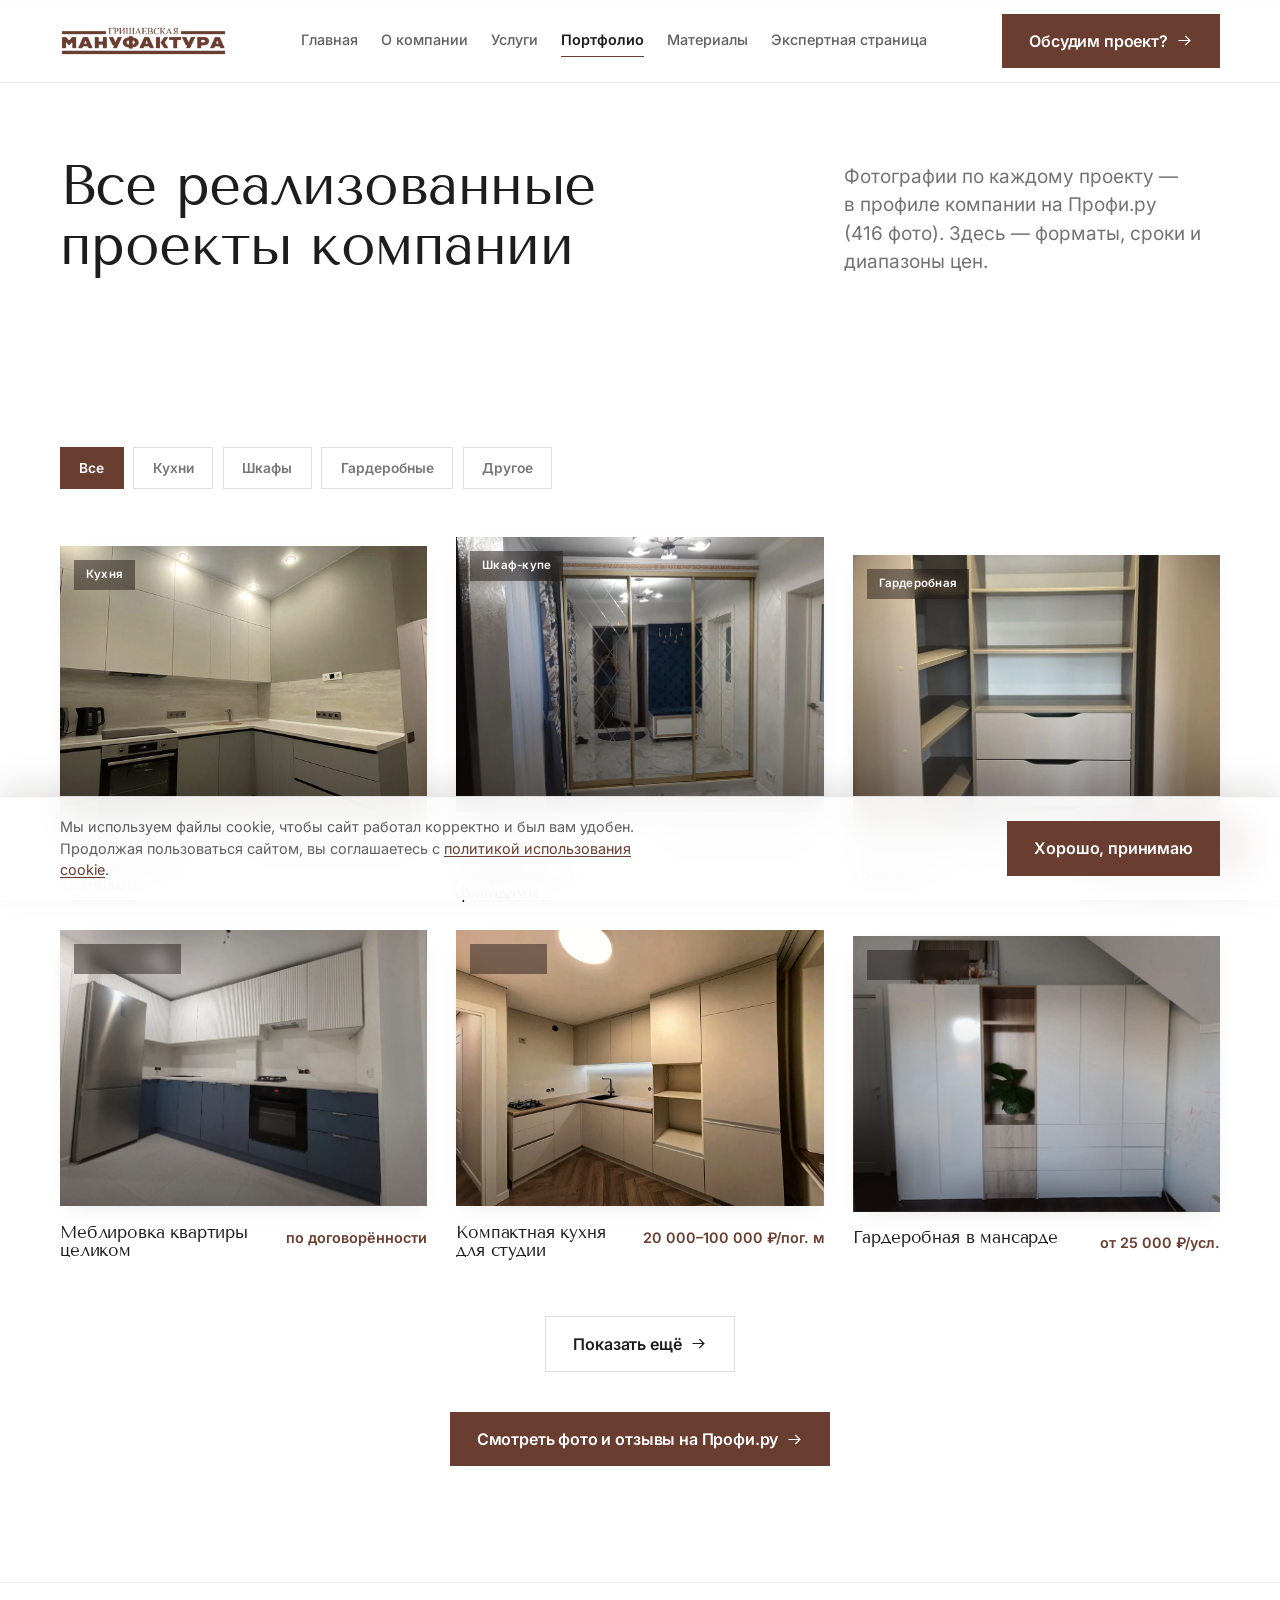
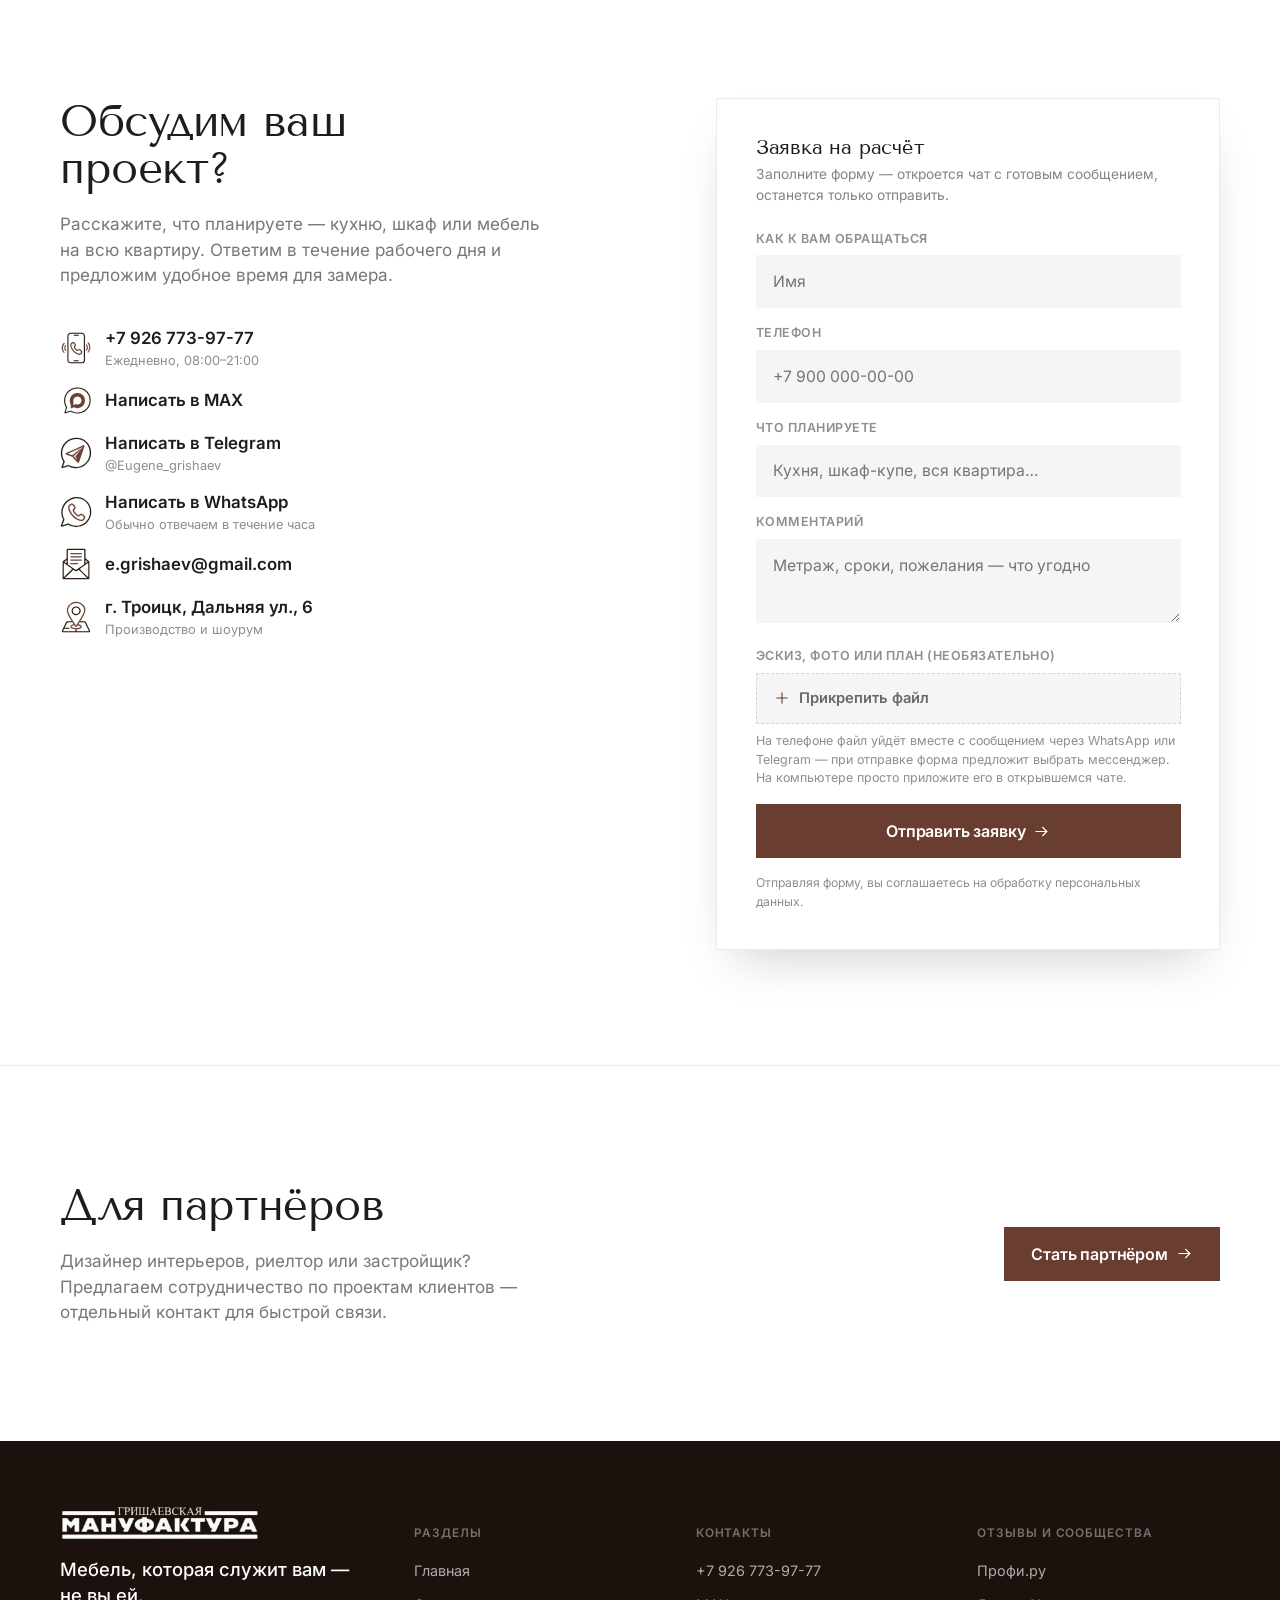
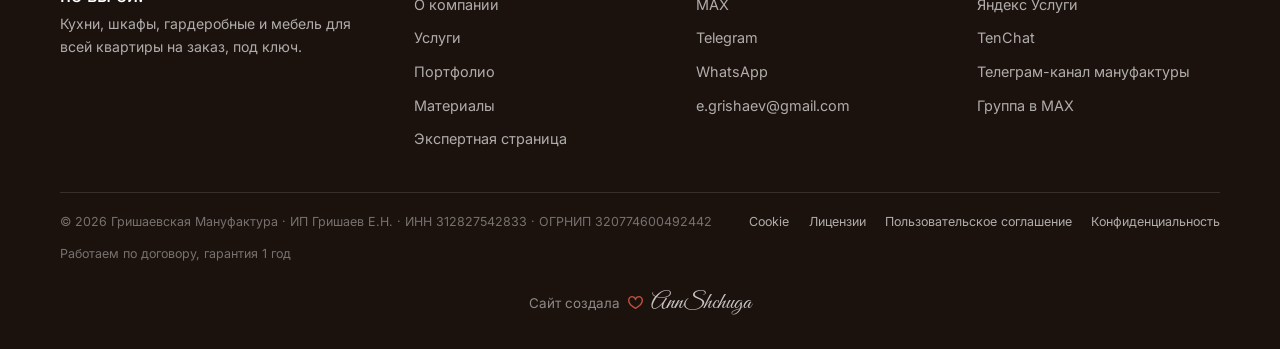
<file: portfolio.html>
<!DOCTYPE html>
<html lang="ru">
<head>
<meta charset="UTF-8">
<meta name="viewport" content="width=device-width, initial-scale=1">
<title>Портфолио — Гришаевская Мануфактура</title>
<meta name="description" content="Все реализованные проекты: кухни, шкафы, гардеробные, меблировка квартир целиком. Сроки и диапазоны цен.">
<meta property="og:title" content="Портфолио — Гришаевская Мануфактура">
<meta property="og:description" content="Все реализованные проекты: кухни, шкафы, гардеробные, меблировка квартир целиком. Сроки и диапазоны цен.">
<meta property="og:type" content="website">
<meta property="og:image" content="assets/og-image.jpg">
<meta property="og:image:width" content="1200">
<meta property="og:image:height" content="630">
<meta name="twitter:card" content="summary_large_image">
<meta name="twitter:title" content="Портфолио — Гришаевская Мануфактура">
<meta name="twitter:description" content="Все реализованные проекты: кухни, шкафы, гардеробные, меблировка квартир целиком. Сроки и диапазоны цен.">
<meta name="twitter:image" content="assets/og-image.jpg">
<link rel="icon" href="data:image/svg+xml,%3Csvg xmlns='http://www.w3.org/2000/svg' viewBox='0 0 32 32'%3E%3Crect width='32' height='32' fill='%23714E44'/%3E%3Ctext x='16' y='22' font-family='Georgia,serif' font-size='18' fill='%23F7F3EE' text-anchor='middle'%3EГМ%3C/text%3E%3C/svg%3E">
<link rel="icon" href="assets/favicon-32.png" sizes="32x32" type="image/png">
<link rel="apple-touch-icon" href="assets/apple-touch-icon.png">
<link rel="stylesheet" href="css/style.css">
</head>
<body>

<!-- ============================= SVG ICON SPRITE ============================= -->
<svg width="0" height="0" style="position:absolute" aria-hidden="true">
<defs>
  <symbol id="icon-shield" viewBox="0 0 24 24" fill="none" stroke="currentColor" stroke-width="1.5" stroke-linecap="round" stroke-linejoin="round">
    <path d="M12 3l8 3.2v5.4c0 5-3.5 8-8 9.4-4.5-1.4-8-4.4-8-9.4V6.2z"/><path d="M8.8 12l2.2 2.2 4.2-4.4"/>
  </symbol>
  <symbol id="icon-star" viewBox="0 0 24 24" fill="currentColor" stroke="none">
    <path d="M12 2.5l2.9 6.3 6.8.7-5.1 4.6 1.5 6.7L12 17.4 5.9 20.8l1.5-6.7-5.1-4.6 6.8-.7z"/>
  </symbol>
  <symbol id="icon-clock" viewBox="0 0 24 24" fill="none" stroke="currentColor" stroke-width="1.5" stroke-linecap="round" stroke-linejoin="round">
    <circle cx="12" cy="12" r="9"/><path d="M12 7.5V12l3.5 2"/>
  </symbol>
  <symbol id="icon-phone" viewBox="0 0 24 24" fill="none" stroke="currentColor" stroke-width="1.5" stroke-linecap="round" stroke-linejoin="round">
    <path d="M6.6 3h3l1.4 4.4-2.3 1.9a13.2 13.2 0 0 0 6 6l1.9-2.3L21 17.4v3a1.8 1.8 0 0 1-2 1.8C10.4 21.3 4.7 15.6 2.2 7.1A1.8 1.8 0 0 1 4 5z"/>
    <path stroke="var(--walnut)" d="M15.5 2.5a7 7 0 0 1 5 5"/>
    <path stroke="var(--walnut)" d="M15.5 6a3.6 3.6 0 0 1 2.6 2.6"/>
  </symbol>
  <symbol id="icon-chat" viewBox="0 0 24 24" fill="none" stroke="currentColor" stroke-width="1.5" stroke-linecap="round" stroke-linejoin="round">
    <path d="M21 12.2a8.5 8.5 0 1 1-3.6-6.9L21 4l-1.1 4A8.4 8.4 0 0 1 21 12.2Z"/>
    <path stroke="var(--walnut)" fill="var(--walnut)" stroke-width="1.1" d="M9 9.6a3 3 0 1 0 2.3 5L14 15l-.8-2.6a3 3 0 0 0-4.2-2.8Z"/>
  </symbol>
  <symbol id="icon-send" viewBox="0 0 24 24" fill="none" stroke="currentColor" stroke-width="1.5" stroke-linecap="round" stroke-linejoin="round">
    <circle cx="12" cy="12" r="9.5"/>
    <path stroke="var(--walnut)" fill="var(--walnut)" stroke-width="1.1" d="M7.5 12.2 17 7.4l-3.3 9.4-2-3.1-3.6-1Z"/>
  </symbol>
  <symbol id="icon-mail" viewBox="0 0 24 24" fill="none" stroke="currentColor" stroke-width="1.5" stroke-linecap="round" stroke-linejoin="round">
    <rect x="3" y="5.5" width="18" height="13" rx="1"/><path d="M3.5 6.5l8.5 6.5 8.5-6.5"/>
    <path stroke="var(--walnut)" d="M7.5 14.5h4M7.5 16.7h6"/>
  </symbol>
  <symbol id="icon-pin" viewBox="0 0 24 24" fill="none" stroke="currentColor" stroke-width="1.5" stroke-linecap="round" stroke-linejoin="round">
    <path d="M12 22s7-6.7 7-12.6A7 7 0 0 0 5 9.4C5 15.3 12 22 12 22Z"/><circle stroke="var(--walnut)" cx="12" cy="9.4" r="2.4"/>
  </symbol>
  <symbol id="icon-max" viewBox="0 0 24 24" fill="none" stroke="currentColor" stroke-width="1.5" stroke-linecap="round" stroke-linejoin="round">
    <rect x="3" y="3" width="18" height="18" rx="6"/>
    <path stroke="var(--walnut)" d="M7 15.5V9l3.4 4.6L13.8 9v6.5"/>
    <path stroke="var(--walnut)" d="M17.4 9v6.5"/>
  </symbol>
  <symbol id="detail-phone" viewBox="8.0 23.6 213.9 227.0"><g><path fill="#261612" fill-opacity="0.965" stroke="#261612" stroke-width="0.5" stroke-opacity="0.965" d="M 178.32,48.72 c 0.31,45.59 0.46,91.18 0.44,136.78 c -0.28,12.67 -0.31,25.33 -0.09,38 c -0.02,1.25 -0.14,2.48 -0.37,3.71 c -0.99,9.7 -7.89,15.22 -16.82,17.65 c -27.53,1.05 -55.4,0.42 -82.98,0.45 c -12.51,0.69 -23.43,-5.52 -24.61,-18.81 c 0,-58.33 0.04,-116.67 0.1,-175 c 0.64,-13.08 10.02,-20.91 22.5,-22.48 c 26.67,-0.28 53.35,-0.28 80.02,-0.02 c 10.6,1.18 20.44,8.68 21.81,19.72 Z M 62.29,48.04 c -0.53,1.84 -0.83,3.72 -0.91,5.64 c -0.57,56.15 0.08,112.63 -0.24,168.82 c -0.01,2.25 0.38,4.43 1.18,6.53 c 2.82,5.99 7.54,9.03 14.18,9.11 c 27,-0.05 54,-0.1 81,-0.17 c 8.44,-0.25 13.27,-7.59 13.42,-15.47 c 0,-56.67 0,-113.33 0,-170 c 0.05,-10.82 -9.28,-17.04 -19.42,-16.46 c -24.99,0.25 -49.97,0.34 -74.96,0.28 c -7.09,1.04 -11.84,4.94 -14.25,11.72 Z M 99.12,46.97 c 0.25,-2.1 1.43,-3.33 3.55,-3.68 c 9.27,-0.23 18.56,-0.33 27.84,-0.29 c 5.51,0.04 6,7.15 0.83,7.72 c -9.3,-0.04 -18.6,-0.13 -27.9,-0.26 c -2.44,0.06 -3.88,-1.1 -4.32,-3.49 Z"/></g>
<g><path fill="var(--walnut)" fill-opacity="0.965" stroke="var(--walnut)" stroke-width="0.5" stroke-opacity="0.965" d="M 74.04,118 c -0.24,-12.92 15.21,-29.5 27.91,-21.28 c 9.13,9.27 21.03,21.15 6.67,32.29 c -0.73,0.95 -0.81,1.97 -0.25,3.03 c 3.54,6.18 9.95,14.47 16.25,17.9 c 5.1,0.91 8.98,-11.41 19.29,-4.15 c 7.06,5.2 18.7,12.43 15.23,22.84 c -3.92,12.61 -15.42,20.2 -28.62,16.23 c -27.92,-7.72 -53.09,-38.52 -56.48,-66.86 Z M 82.24,118 c 1.56,14.27 10.13,28.31 19.48,38.95 c 9.03,9.84 34.34,30.32 46.33,15.6 c 8.21,-9.24 -0.97,-13.93 -7.52,-19.51 c -4.06,-3.65 -7.9,2.87 -11.19,4.65 c -10.32,4.65 -24.46,-14.98 -28.73,-22.71 c -3.34,-7.05 1.78,-10.35 5.55,-15.36 c 3.2,-4.26 -6.64,-12.94 -8.94,-16.31 c -6.99,-3.94 -15.26,8.34 -14.98,14.69 Z"/></g>
<g><path fill="var(--walnut)" fill-opacity="0.957" stroke="var(--walnut)" stroke-width="0.5" stroke-opacity="0.957" d="M 208.82,139.13 c 0.36,-4.05 0.37,-8.1 0.02,-12.15 c -1.31,-8.58 -4.89,-16.1 -10.72,-22.54 c -3.09,-4.69 3.38,-8.56 6.82,-3.87 c 16.44,18.85 15.7,50.09 -1.91,67.84 c -3.29,1.83 -7.13,-1.38 -5.23,-5.07 c 5.55,-7.82 9.41,-14.54 11.02,-24.21 Z M 13.38,136 c 0.59,-11.96 4.65,-22.6 12.18,-31.92 c 3.19,-5.15 10.71,-3.58 8.41,2.38 c -14.03,14.84 -16.92,35.34 -5.91,52.99 c 2.44,3.03 11.48,12.13 1.46,12.47 c -8.25,-3.37 -17.5,-26.81 -16.14,-35.92 Z M 185.81,150.99 c 0.27,-2.72 3.62,-5.5 4.35,-8.44 c 3.34,-9.75 1.18,-17.64 -4.02,-26.08 c 0.08,-5.53 5.6,-4.94 8.08,-1.11 c 7.77,11.66 6.86,27.6 -1.71,38.6 c -2.68,2.59 -6.73,0.94 -6.7,-2.97 Z M 31.79,137 c -0.27,-7.25 1.8,-13.74 6.21,-19.48 c 2.49,-3.71 8.02,-3.34 7.35,1.81 c -5.4,8.61 -8.08,13.99 -5.11,24.75 c 0.82,4.25 9.51,11.18 2.23,13.72 c -7.2,0.18 -11.16,-15.18 -10.68,-20.8 Z"/></g>
<g><path fill="#261612" fill-opacity="0.075" stroke="#261612" stroke-width="0.5" stroke-opacity="0.075" d="M 62.29,48.04 c 0.78,0.05 1.09,0.49 0.94,1.32 c -0.26,7.13 1.31,15.95 1.15,23.21 c -0.39,1.49 -1.12,0.84 -2.07,1.8 c -0.92,3.57 1.85,17.05 2.02,22.19 c 0.35,1.89 -0.89,1.94 -2.04,2.83 c -0.21,2.07 -0.2,4.14 0.01,6.21 c 1.28,0.88 2.36,0.94 2.09,2.92 c -0.38,3.36 0.53,20.14 -0.64,21.9 c -2.51,1.51 -0.15,2.5 0.5,4.02 c 0.06,2.75 -0.22,5.46 -0.85,8.12 c 1.23,5.74 0.7,11.09 0.89,16.94 c -0.43,1.94 -2.16,0.76 -2.22,2.82 c 0.23,6.55 3.14,26.75 0.94,31.38 c -0.92,4.82 -0.32,10.41 -0.67,14.98 c 0.62,0.56 1.08,1.21 1.39,1.96 c -0.48,4.53 1.32,14.83 -1.41,18.39 c -0.8,-2.1 -1.19,-4.28 -1.18,-6.53 c 0.32,-56.19 -0.33,-112.67 0.24,-168.82 c 0.08,-1.92 0.38,-3.8 0.91,-5.64 Z"/></g>
<g><path fill="#261612" fill-opacity="0.933" stroke="#261612" stroke-width="0.5" stroke-opacity="0.933" d="M 98.08,227.04 c 0.25,-2.01 1.39,-3.11 3.4,-3.28 c 9.61,-0.16 19.22,-0.27 28.83,-0.33 c 5.92,-0.5 6.43,7.1 1.16,7.3 c -10.16,0.18 -20.32,0.1 -30.48,-0.25 c -1.76,-0.46 -2.74,-1.61 -2.91,-3.44 Z"/></g>
<g><path fill="var(--walnut)" fill-opacity="0.114" stroke="var(--walnut)" stroke-width="0.5" stroke-opacity="0.114" d="M 178.32,48.72 c 0.9,0.23 1.37,0.8 1.4,1.72 c -0.06,8.35 -0.08,16.7 -0.06,25.05 c 0.24,1.67 0.46,3.35 0.65,5.02 c 0,8.99 -0.03,17.98 -0.09,26.97 c 0.42,0.98 0.73,2 0.94,3.04 c -0.44,0.62 -0.74,1.3 -0.9,2.03 c 0.03,4.97 0.02,9.94 -0.01,14.91 c 0.08,0.74 0.3,1.43 0.64,2.09 c -0.29,0.64 -0.5,1.31 -0.62,2 c 0.01,22.33 0.03,44.66 0.07,66.98 c -0.36,1.98 -0.6,3.96 -0.71,5.97 c -0.15,7.24 0.51,14.59 -0.01,21.81 c -0.3,0.48 -0.74,0.78 -1.32,0.9 c 0.23,-1.23 0.35,-2.46 0.37,-3.71 c -0.22,-12.67 -0.19,-25.33 0.09,-38 c 0.02,-45.6 -0.13,-91.19 -0.44,-136.78 Z"/></g>
<g><path fill="var(--walnut)" fill-opacity="0.129" stroke="var(--walnut)" stroke-width="0.5" stroke-opacity="0.129" d="M 208.84,126.98 c 0.35,4.05 0.34,8.1 -0.02,12.15 c -1.44,-1.68 -1.29,-6.46 -0.73,-8.57 c 0.26,-0.74 -0.94,-3.99 0.75,-3.58 Z"/></g></symbol>
  <symbol id="detail-whatsapp" viewBox="10.3 12.8 202.4 197.9"><g><path fill="#261612" fill-opacity="0.965" stroke="#261612" stroke-width="0.5" stroke-opacity="0.965" d="M 14.96,201 c 5.02,-13.82 9.98,-27.67 14.88,-41.54 c 0.09,-0.52 0.04,-1.03 -0.15,-1.52 c -44.96,-85.45 54.98,-177.21 136.64,-125.64 c 74.11,49.21 43.7,164.54 -43.87,173.39 c -21.4,1.9 -42.16,-3.05 -60.96,-13.12 c -12.59,3.41 -28.27,9.13 -41.18,13.11 c -3.38,0.24 -5.17,-1.32 -5.36,-4.68 Z M 25.12,194.92 c 3.77,0.8 27.21,-8.34 32.83,-9.58 c 6.09,-2.56 11.71,2.86 17.11,4.97 c 50.66,22.97 107.29,-3.9 122.59,-56.99 c 14.48,-61.22 -32.02,-116.31 -95.11,-107.03 c -59.42,10.07 -95.51,75.86 -64.82,129.62 c 1.71,5.01 -10.12,32.47 -12.6,39.01 Z"/></g>
<g><path fill="var(--walnut)" fill-opacity="0.965" stroke="var(--walnut)" stroke-width="0.5" stroke-opacity="0.965" d="M 61.84,83 c 0.31,-16.61 22.05,-35.82 35.86,-19.04 c 11.19,13.68 17.94,20.82 1.94,35.05 c -1.29,1.65 -1.29,3.32 0.03,5.01 c 1.91,6.36 23.34,30.8 29.39,27.46 c 5.62,-5.17 9.55,-10.73 18.25,-8.12 c 7.74,4.64 25.49,12.33 22.52,24.11 c -7.73,27.43 -34.21,24.57 -54.17,12.3 c -24.97,-13.76 -52.92,-47.56 -53.82,-76.77 Z M 69.89,84 c 3.38,32.35 39.56,72.56 72.77,76.7 c 9.44,1.54 26.37,-14.72 14.89,-20.83 c -3.51,-1.86 -11.64,-9.96 -15.59,-8.48 c -7.93,6.2 -12.72,13.13 -23.4,5.52 c -8.37,-5.92 -34.78,-30.08 -27.15,-41.17 c 3.28,-4.52 12.6,-9.28 7.99,-15.78 c -3.4,-4.07 -10.25,-16.83 -16.77,-13.78 c -6.74,3.44 -13.09,9.66 -12.74,17.82 Z"/></g></symbol>
  <symbol id="detail-telegram" viewBox="12.4 13.6 193.5 194.8"><g><path fill="#261612" fill-opacity="0.965" stroke="#261612" stroke-width="0.5" stroke-opacity="0.965" d="M 16.96,111 c 1.93,-99.97 140.48,-130.88 178.47,-34 c 25.92,73.67 -39.49,146.24 -115.96,122.09 c -5.4,-2.08 -10.72,-4.31 -15.97,-6.71 c -5.73,0.89 -37.66,12.57 -40.54,11.22 c -2.39,-1.18 -3.23,-3.05 -2.51,-5.61 c 1.58,-5.15 12.65,-33.4 11.15,-36.3 c -9.82,-15.48 -14.7,-32.38 -14.64,-50.69 Z M 24.99,112 c 0.17,16.62 4.43,33.45 14.45,46.94 c 1.39,2.05 1.53,4.2 0.44,6.44 c -3.39,9.28 -6.52,18.64 -9.4,28.09 c 0.46,0.9 1.81,0.15 2.52,0.04 c 7.33,-1.85 25.23,-8.65 31.47,-9.29 c 19.36,9.47 33.85,13.75 55.99,11.49 c 94.8,-16.46 97.49,-152.47 3,-169.45 c -51.66,-6.84 -98.94,33.24 -98.47,85.74 Z"/></g>
<g><path fill="var(--walnut)" fill-opacity="0.973" stroke="var(--walnut)" stroke-width="0.5" stroke-opacity="0.973" d="M 46,116 c 0.01,-2.17 1.01,-3.68 3,-4.52 c 34.98,-15.54 69.89,-31.22 104.73,-47.04 c 4.41,-2.37 8.45,1.06 7.03,5.9 c -11.04,32.02 -22.02,64.05 -32.96,96.09 c -1.22,4.32 -5.95,5.65 -9.24,2.52 c -10.51,-11.47 -20.84,-24.21 -31.51,-35.39 c -12.88,-4.39 -25.71,-8.94 -38.49,-13.65 c -1.59,-0.81 -2.45,-2.12 -2.56,-3.91 Z M 122.76,86.81 c -20.22,9.4 -41.07,18.82 -61.47,27.89 c -0.71,0.3 -1.04,0.82 -0.99,1.56 c 8.65,2.84 17.33,5.6 26.04,8.27 c 13.3,-10.77 26.61,-21.54 39.95,-32.28 c 3.75,-2.84 7.53,-5.62 11.36,-8.34 c 2.56,0.13 -1.19,3.8 -1.45,4.79 c -1.19,2.53 -2.72,4.84 -4.59,6.91 c -3.58,3.4 -7.17,6.81 -10.74,10.21 c -6.86,5.99 -13.64,12.06 -20.34,18.2 c -1.92,1.78 -3.72,3.63 -5.41,5.57 c -0.02,0.53 0.14,0.99 0.5,1.38 c 6.7,7.55 13.32,15.15 19.84,22.8 c 0.35,-0.54 0.34,-1.1 -0.04,-1.68 c -1.89,-4.72 -8.58,-16.31 -8.51,-20.6 c 2.83,-5.78 13.18,-17.12 17.3,-23.32 c 3.36,-3.97 6.64,-8.01 9.82,-12.12 c 1.49,-1.86 2.89,-3.8 4.18,-5.81 c 3.46,-4.67 7.07,-9.21 10.84,-13.64 c 0.48,-0.46 0.56,-0.97 0.27,-1.51 c -1.92,0.58 -3.82,1.25 -5.71,2 c -6.84,3.48 -13.79,6.72 -20.85,9.72 Z"/></g>
<g><path fill="var(--walnut)" fill-opacity="0.012" stroke="var(--walnut)" stroke-width="0.5" stroke-opacity="0.012" d="M 122.76,86.81 c 3.31,0.71 1.24,0.59 1.46,2.46 c 0.57,1.08 1.26,2.07 2.07,2.98 c -13.34,10.74 -26.65,21.51 -39.95,32.28 c -8.71,-2.67 -17.39,-5.43 -26.04,-8.27 c -0.05,-0.74 0.28,-1.26 0.99,-1.56 c 20.4,-9.07 41.25,-18.49 61.47,-27.89 Z"/></g>
<g><path fill="var(--walnut)" fill-opacity="0.031" stroke="var(--walnut)" stroke-width="0.5" stroke-opacity="0.031" d="M 120.87,105.82 c 1.19,0.67 2.31,1.45 3.34,2.35 c -4.12,6.2 -14.47,17.54 -17.3,23.32 c -0.07,4.29 6.62,15.88 8.51,20.6 c 0.38,0.58 0.39,1.14 0.04,1.68 c -6.52,-7.65 -13.14,-15.25 -19.84,-22.8 c -0.36,-0.39 -0.52,-0.85 -0.5,-1.38 c 1.69,-1.94 3.49,-3.79 5.41,-5.57 c 6.7,-6.14 13.48,-12.21 20.34,-18.2 Z"/></g>
<g><path fill="var(--walnut)" fill-opacity="0.086" stroke="var(--walnut)" stroke-width="0.5" stroke-opacity="0.086" d="M 131.61,95.61 c 0.78,0.29 1.59,0.44 2.42,0.44 c -3.18,4.11 -6.46,8.15 -9.82,12.12 c -1.03,-0.9 -2.15,-1.68 -3.34,-2.35 c 3.57,-3.4 7.16,-6.81 10.74,-10.21 Z"/></g>
<g><path fill="var(--walnut)" fill-opacity="0.255" stroke="var(--walnut)" stroke-width="0.5" stroke-opacity="0.255" d="M 136.2,88.7 c 0.4,0.87 1.07,1.38 2.01,1.54 c -1.29,2.01 -2.69,3.95 -4.18,5.81 c -0.83,0 -1.64,-0.15 -2.42,-0.44 c 1.87,-2.07 3.4,-4.38 4.59,-6.91 Z"/></g>
<g><path fill="var(--walnut)" fill-opacity="0.063" stroke="var(--walnut)" stroke-width="0.5" stroke-opacity="0.063" d="M 138.21,90.24 c -0.94,-0.16 -1.61,-0.67 -2.01,-1.54 c 0.26,-0.99 4.01,-4.66 1.45,-4.79 c -3.83,2.72 -7.61,5.5 -11.36,8.34 c -0.81,-0.91 -1.5,-1.9 -2.07,-2.98 c -0.22,-1.87 1.85,-1.75 -1.46,-2.46 c 7.06,-3 14.01,-6.24 20.85,-9.72 c 1.89,-0.75 3.79,-1.42 5.71,-2 c 0.29,0.54 0.21,1.05 -0.27,1.51 c -3.77,4.43 -7.38,8.97 -10.84,13.64 Z"/></g></symbol>
  <symbol id="detail-mail" viewBox="12.0 16.2 173.2 196.1"><g><path fill="#261612" fill-opacity="0.961" d="M 16.21,192 c 0.96,-30.41 -0.53,-61.18 0.54,-91.51 c 0.68,-7.43 20.71,-13.41 24.03,-21.05 c 0.16,-17.31 0.23,-34.63 0.21,-51.95 c -0.17,-10.28 14.02,-5.9 20.52,-7.04 c 29.82,0.61 60.29,-0.32 90,0.42 c 3.45,0.83 5.25,3.03 5.4,6.62 c -0.01,17.33 0.05,34.65 0.17,51.97 c 3.16,7.5 22.13,12.78 23.92,21.04 c -0.05,33 -0.05,66 -0.03,99 c -0.16,4.85 -3.4,8.73 -8.47,8.59 c -49.67,0 -99.34,-0.04 -149.01,-0.12 c -8.72,-1.25 -7.15,-9.38 -7.28,-15.97 Z M 48.7,76 c 0.03,6.58 -1.07,37.6 1.46,41.21 c 15.24,11.08 30.55,22.07 45.93,32.97 c 1.53,0.8 3.05,0.81 4.59,0.04 c 14.56,-10.48 29.15,-20.93 43.76,-31.34 c 1.83,-1.13 3.28,-2.61 4.35,-4.43 c 0.19,-22.98 0.29,-45.96 0.29,-68.95 c -0.01,-5.29 -0.13,-10.57 -0.37,-15.84 c -0.33,-1.17 -2.24,-1.29 -3.2,-1.47 c -31.01,-0.18 -62.01,-0.15 -93.02,0.09 c -2.38,-0.21 -3.62,0.87 -3.72,3.22 c 0.01,14.83 -0.02,29.67 -0.07,44.5 Z M 27.64,100.03 c 3.07,3.95 7.95,5.87 11.68,9.16 c 0.48,0.44 0.96,0.48 1.44,0.11 c 0.13,-5.6 0.17,-11.2 0.13,-16.81 c -0.08,-1.41 -0.71,-1.71 -1.89,-0.9 c -4.04,2.49 -7.83,5.3 -11.36,8.44 Z M 156.79,94 c 0.03,4.52 0.05,9.04 0.09,13.56 c 0.21,1.46 0.91,1.72 2.1,0.78 c 1.72,-1.13 10.78,-6.82 10.5,-8.69 c -2.3,-3.18 -7.9,-6.05 -11.14,-8.52 c -1.81,-0.84 -1.57,1.91 -1.55,2.87 Z M 23.65,188 c 0.12,0.82 -0.42,8 2.01,5.26 c 15.37,-14.32 30.5,-28.88 45.4,-43.7 c 1.41,-1.17 2.54,-2.57 3.38,-4.2 c 0.24,-0.97 -1.83,-2.45 -2.41,-3.04 c -15.71,-11.53 -31.53,-22.88 -47.47,-34.06 c -0.47,0.66 -0.66,1.4 -0.55,2.22 c -0.08,25.84 -0.21,51.68 -0.36,77.52 Z M 122.98,145.02 c 3.3,5.86 20.41,20.34 25.75,26.76 c 7.99,7.35 15.81,14.87 23.48,22.56 c 0.26,0.28 0.55,0.36 0.89,0.24 c 0.46,-3.15 0.66,-6.32 0.61,-9.52 c 0.11,-17.52 0.2,-35.04 0.29,-52.56 c 0.02,-8 -0.29,-15.98 -0.94,-23.93 c -0.38,-0.29 -0.76,-0.28 -1.13,0.03 c -15.63,10.89 -31.39,22.7 -46.93,33.75 c -0.84,0.8 -1.51,1.69 -2.02,2.67 Z M 30.01,199.95 c 2.14,0.35 4.3,0.49 6.49,0.41 c 43.02,-0.11 86.04,-0.2 129.05,-0.26 c 0.5,0 0.83,-0.21 1.01,-0.64 c -13.5,-12.98 -26.9,-26.09 -40.18,-39.34 c -3.24,-3.06 -6.52,-6.08 -9.84,-9.04 c -4.85,-3.23 -13.59,11.58 -20.89,7.66 c -3.83,-2.4 -7.58,-4.92 -11.25,-7.56 c -1.86,-1.08 -3.52,-0.84 -4.98,0.73 c -16.4,16.1 -32.87,32.11 -49.41,48.04 Z"/></g>
<g><path fill="var(--walnut)" fill-opacity="0.965" d="M 132.7,54.65 c -1.04,0.27 -2.1,0.41 -3.18,0.4 c -21.1,0 -42.18,-0.11 -63.26,-0.33 c -2.81,-0.66 -3.83,-2.36 -3.05,-5.11 c 1.61,-1.97 3.7,-2.81 6.28,-2.54 c 20.34,0.08 40.68,0.1 61.02,0.06 c 5.07,-0.03 7.09,5.83 2.19,7.52 Z"/></g>
<g><path fill="var(--walnut)" fill-opacity="0.965" d="M 66.11,87.08 c 21.96,-0.13 43.91,-0.14 65.87,-0.04 c 1.11,0.18 1.97,0.72 2.6,1.64 c 1.26,3.22 0.22,5.22 -3.12,5.99 c -21.28,0.05 -42.68,0.35 -63.96,0.05 c -5,0.38 -6.39,-6.03 -1.39,-7.64 Z"/></g>
<g><path fill="var(--walnut)" fill-opacity="0.965" d="M 66.03,67.09 c 22.27,-0.13 44.53,-0.11 66.79,0.05 c 0.69,0.38 1.25,0.91 1.65,1.59 c 0.97,2.62 0.14,4.36 -2.48,5.24 c -21.98,0.13 -43.97,0.11 -65.96,-0.06 c -4.04,-0.58 -3.95,-6.19 0,-6.82 Z"/></g>
<g><path fill="var(--walnut)" fill-opacity="0.969" d="M 62.95,111.99 c -0.26,-3.76 2.44,-4.35 5.55,-4.19 c 13.51,0.02 27.02,-0.01 40.53,-0.07 c 4.81,0.47 4.76,8.19 -2.53,7.5 c -13.34,0.03 -26.67,-0.02 -40.01,-0.15 c -2,-0.09 -3.18,-1.12 -3.54,-3.09 Z"/></g>
<g><path fill="#261612" fill-opacity="0.024" d="M 27.64,100.03 c 3.53,-3.14 7.32,-5.95 11.36,-8.44 c 1.18,-0.81 1.81,-0.51 1.89,0.9 c 0.04,5.61 0,11.21 -0.13,16.81 c -0.48,0.37 -0.96,0.33 -1.44,-0.11 c -3.73,-3.29 -8.61,-5.21 -11.68,-9.16 Z M 156.79,94 c -0.02,-0.96 -0.26,-3.71 1.55,-2.87 c 3.24,2.47 8.84,5.34 11.14,8.52 c 0.28,1.87 -8.78,7.56 -10.5,8.69 c -1.19,0.94 -1.89,0.68 -2.1,-0.78 c -0.04,-4.52 -0.06,-9.04 -0.09,-13.56 Z"/></g>
<g><path fill="var(--walnut)" fill-opacity="0.18" d="M 131.98,87.04 c -21.96,-0.1 -43.91,-0.09 -65.87,0.04 c -0.18,-1.1 3.69,-0.85 4.39,-1.1 c 8,0.13 16,0.11 24,-0.05 c 12.01,-0.05 24.02,0.05 36.02,0.29 c 0.53,0.09 1.7,-0.16 1.46,0.82 Z"/></g>
<g><path fill="var(--walnut)" fill-opacity="0.294" d="M 66.03,73.91 c 21.99,0.17 43.98,0.19 65.96,0.06 c 0.07,1.21 -1.74,1.02 -2.48,1.08 c -9,-0.25 -18.01,-0.23 -27.01,0.03 c -11.69,-0.04 -23.38,-0.13 -35.07,-0.26 c -0.77,0.1 -1.24,-0.2 -1.4,-0.91 Z"/></g>
<g><path fill="var(--walnut)" fill-opacity="0.29" d="M 132.82,67.14 c -22.26,-0.16 -44.52,-0.18 -66.79,-0.05 c 0.16,-0.69 0.62,-1.01 1.36,-0.95 c 21.39,-0.2 42.77,-0.21 64.16,-0.02 c 0.74,-0.02 1.17,0.32 1.27,1.02 Z"/></g>
<g><path fill="var(--walnut)" fill-opacity="0.078" d="M 66.26,54.72 c 21.08,0.22 42.16,0.33 63.26,0.33 c 1.08,0.01 2.14,-0.13 3.18,-0.4 c 0.06,0.82 -0.32,1.26 -1.17,1.33 c -21.33,0.18 -42.66,0.12 -63.98,-0.17 c -0.91,0.15 -1.34,-0.21 -1.29,-1.09 Z"/></g></symbol>
  <symbol id="detail-pin" viewBox="10.0 15.6 193.5 208.2"><g><path fill="#261612" fill-opacity="0.965" stroke="#261612" stroke-width="0.5" stroke-opacity="0.965" d="M 77.93,79 c 1.66,-37.02 55.48,-37.52 59.08,-2.5 c 1.98,39.78 -58.06,42.27 -59.08,2.5 Z M 85.63,80 c 1.56,30.15 50.72,24.51 42.66,-7.67 c -9.41,-23 -43.12,-16.03 -42.66,7.67 Z M 78.89,146.99 c 1.88,1.91 4.06,5.63 4.93,8.13 c -6.89,-0.89 -23.5,-0.48 -31.34,-0.34 c -2.09,0.09 -3.45,1.15 -4.09,3.18 c -4.94,10.19 -9.92,20.36 -14.92,30.51 c 0.31,1.16 2.16,0.78 3.03,0.94 c 8.28,-0.16 16.56,-0.16 24.84,-0.01 c 4.58,1.17 3.48,7.25 -0.83,6.87 c -10.2,0.09 -20.38,0.17 -30.56,0.24 c -3.12,4.23 -4.8,9.02 -7.37,13.53 c -0.57,1.08 -0.25,1.67 0.94,1.78 c 26.28,0.19 52.59,0.2 78.86,-0.16 c 0.71,-0.15 1.09,-0.6 1.13,-1.34 c 0.08,-3.39 0.21,-6.77 0.38,-10.15 c 1.94,-0.43 5.36,-0.9 7.1,0.18 c -0.12,3.65 -0.03,7.29 0.27,10.92 c 0.32,0.41 0.74,0.6 1.27,0.57 c 25.65,0.01 51.3,0.01 76.95,-0.02 c 1.75,0.02 1.16,-1.48 0.65,-2.43 c -8.99,-17.81 -16.96,-36.14 -26.12,-53.85 c -3.56,-1.93 -15.44,-0.96 -19.84,-0.67 c -0.05,-0.42 -0.29,-0.7 -0.7,-0.83 c -3.34,-0.01 -6.68,-0.04 -10.03,-0.08 c -0.92,-0.1 -1.48,0.29 -1.68,1.16 c -0.52,0.01 -1.05,0.04 -1.57,0.09 c -0.07,-0.83 4.11,-7.24 4.99,-8.26 c 9.43,0.1 18.86,0.18 28.29,0.26 c 4.38,0.96 7.43,3.55 9.15,7.74 c 8.39,18.13 16.97,36.16 25.75,54.08 c 2.05,5.46 -2.34,10.24 -7.87,10.11 c -56.35,0.31 -112.66,0.25 -169.01,-0.13 c -6.17,-0.7 -8.66,-6.31 -5.74,-11.7 c 8.64,-17.14 17.06,-34.38 25.26,-51.74 c 2.05,-4.3 4.41,-7.75 9.51,-8.37 c 9.46,-0.11 18.91,-0.18 28.37,-0.21 Z"/></g>
<g><path fill="var(--walnut)" fill-opacity="0.965" stroke="var(--walnut)" stroke-width="0.5" stroke-opacity="0.965" d="M 135.18,146.95 c -0.88,1.02 -5.06,7.43 -4.99,8.26 c -0.69,0.1 -1.21,0.45 -1.55,1.07 c -2.04,3.36 -3.94,6.78 -5.7,10.27 c 0.1,0.62 0.46,0.99 1.08,1.11 c 10.33,1.61 26.54,8.92 18.01,21.91 c -7.2,7.72 -20.31,9.32 -30.25,9.89 c -0.39,0.18 -0.65,0.48 -0.79,0.89 c -1.74,-1.08 -5.16,-0.61 -7.1,-0.18 c -0.66,-0.37 -1.37,-0.64 -2.11,-0.81 c -10.36,-0.78 -25.18,-2.48 -31,-12.41 c -4.1,-10.28 7.2,-16.02 15.26,-18.33 c 1.89,-0.43 3.75,-0.88 5.57,-1.33 c -0.16,-1.74 -6.29,-11.4 -7.79,-12.17 c -0.87,-2.5 -3.05,-6.22 -4.93,-8.13 c -0.04,-0.61 -0.23,-1.18 -0.55,-1.7 c -19.72,-30.42 -47.07,-68.82 -18.4,-102.85 c 27.32,-30.52 73.06,-29.92 97.99,3.11 c 24.79,34.6 -4.15,69.2 -21.78,99.04 c -0.49,0.72 -0.81,1.51 -0.97,2.36 Z M 54.97,77 c 1.81,26.48 32.4,65.96 46.06,89.48 c 1.59,2.39 3.27,4.71 5.05,6.97 c 0.34,0.41 0.78,0.58 1.31,0.5 c 1.99,-2.37 3.86,-4.86 5.59,-7.47 c 15.73,-25 33.41,-50.05 44.72,-77.42 c 9.87,-30.11 -15.44,-58.71 -45.35,-60.8 c -28.83,-2.28 -57.04,18.65 -57.38,48.74 Z M 77.75,181.93 c 0.45,11.36 36.99,11.14 44.62,8.88 c 4.38,-0.8 18.08,-4.64 12.55,-11.13 c -2.85,-2.11 -15.72,-7.38 -18.24,-4.63 c -1.99,2.7 -3.93,5.44 -5.83,8.2 c -6.35,4.89 -10.88,-4.19 -14.01,-8.53 c -2.27,-2.42 -17.65,2.91 -19.09,7.21 Z"/></g>
<g><path fill="var(--walnut)" fill-opacity="0.561" d="M 144.17,154.87 c -4.13,0.11 -8.27,0.2 -12.41,0.25 c 0.2,-0.87 0.76,-1.26 1.68,-1.16 c 3.35,0.04 6.69,0.07 10.03,0.08 c 0.41,0.13 0.65,0.41 0.7,0.83 Z"/></g></symbol>
  <symbol id="detail-max" viewBox="0 0 221 230">
<g><path fill="var(--walnut)" fill-opacity="0.984" stroke="var(--walnut)" stroke-width="0.5" stroke-opacity="0.984" d="M 66.09,114 c 0.23,-30.63 21.83,-54.31 52.47,-56.55 c 64.43,-2.28 78.9,88.88 16.14,106.93 c -15.55,3.98 -25.7,1.16 -40.05,-4.01 c -5.5,2.29 -10.94,4.74 -16.32,7.33 c -3.08,1.06 -4.76,0 -5.03,-3.2 c -0.03,-7.36 -0.04,-14.71 -0.02,-22.06 c -5.16,-9.85 -7.01,-17.03 -7.19,-28.44 Z M 92.08,109.03 c -1.59,0.35 -0.91,3.35 -1.08,4.47 c 0.16,9.84 -0.37,20.02 0.28,29.8 c 0.1,0.33 0.31,0.46 0.63,0.39 c 0.79,0.52 1.61,0.59 2.48,0.19 c 4.06,-1.9 10.27,-7.36 14.84,-6.26 c 11.15,5.09 22.34,3.7 31.81,-4.08 c 25.93,-25.46 -4.67,-65.03 -35.11,-47.23 c -6.92,3.63 -14.95,14.91 -13.85,22.72 Z"/></g>
<g><path fill="#261612" fill-opacity="0.965" stroke="#261612" stroke-width="0.5" stroke-opacity="0.965" d="M 24.78,114 c -0.49,-29.43 10.26,-53.93 32.24,-73.5 c 55.38,-46.43 146.68,-20.47 157.79,54.03 c 12.85,81.44 -70.27,136.04 -141.8,97.96 c -2.3,-0.98 -34.4,10.45 -39.63,11.38 c -4.14,0.55 -6.03,-1.24 -5.66,-5.39 c 3.01,-11.32 6.2,-22.59 9.58,-33.8 c 0.49,-1.36 0.72,-2.75 0.69,-4.18 c -8.1,-14.99 -13.12,-29.16 -13.21,-46.5 Z M 32.62,111 c -0.2,16.56 4.04,31.89 12.71,45.99 c 0.98,1.74 1.18,3.57 0.59,5.49 c -3,10.04 -5.87,20.1 -8.63,30.2 c -0.59,1.6 1.19,1.56 2.16,1.22 c 6.16,-1.87 30.76,-11.12 35.3,-9.26 c 18.8,9.61 34.26,13.75 55.75,12.18 c 60.33,-8.38 92.35,-63.65 71.17,-120.86 c -38.28,-83.95 -167.13,-59.06 -169.05,35.04 Z"/></g>
<g><path fill="var(--walnut)" fill-opacity="0.388" d="M 92.08,109.03 c -0.05,11.56 -0.1,23.12 -0.17,34.66 c -0.32,0.07 -0.53,-0.06 -0.63,-0.39 c -0.65,-9.78 -0.12,-19.96 -0.28,-29.8 c 0.17,-1.12 -0.51,-4.12 1.08,-4.47 Z"/></g>
  </symbol>
  <symbol id="icon-arrow" viewBox="0 0 24 24" fill="none" stroke="currentColor" stroke-width="1.5" stroke-linecap="round" stroke-linejoin="round">
    <path d="M4 12h16M13.5 6l6 6-6 6"/>
  </symbol>
  <symbol id="mark-kitchen" viewBox="18.1 6.5 214.9 263.5"><g><path fill="#261612" fill-opacity="0.953" d="M 57.08,82.92 c 3.35,-4.5 22.31,-4.08 21.51,0.56 c -2.16,5.59 -11.49,2.48 -16.09,3.22 c -2.38,0.11 -4.3,-1.89 -5.42,-3.78 Z M 153.02,160.78 c 10.34,0.5 20.69,0.53 31.04,0.09 c 6.16,0.04 38.76,-0.95 41.91,0.84 c 2.15,1.02 2.64,2.54 1.48,4.56 c -1.1,1.11 -2.34,2.02 -3.73,2.76 c -0.57,0.73 -0.92,1.55 -1.02,2.48 c 0.14,27.33 0.07,54.67 -0.22,82 c -0.06,1.35 0.23,2.61 0.86,3.8 c 1.53,0.37 6.29,3.98 3.9,5.54 c -2.79,3.27 -10.78,1.34 -14.74,1.94 c -61.33,-0.03 -122.67,0.05 -184,0.25 c -1.72,0.01 -3.35,-0.36 -4.9,-1.08 c -2.29,-3.82 3.66,-6.04 3.11,-10.45 c 0.06,-25.01 0.06,-50.01 -0.03,-75.01 c -0.12,-2.33 -0.29,-4.65 -0.51,-6.96 c -0.79,-2.1 -1.71,-4.14 -2.75,-6.13 c -0.12,-1.89 0.73,-3.04 2.56,-3.43 c 16.5,-0.1 33,-0.29 49.51,-0.55 c 3.24,-0.14 5,-1.57 3.44,-4.81 c -1.93,-1.47 -4.39,-0.5 -6.58,-1.24 c -0.93,-0.25 -1.47,-0.86 -1.6,-1.82 c -1.01,-5.51 4.35,-4.76 7.76,-5.75 c 0.42,-0.41 0.73,-0.9 0.93,-1.46 c 0.34,-5.6 0.55,-11.22 0.64,-16.85 c 4.6,-23.11 33.83,-6.37 24.2,5.24 c -4.61,1.21 -4.51,-4.62 -6.32,-7.25 c -4.17,-5.2 -11.03,-2.46 -11.08,4.01 c -0.08,9 -0.05,17.99 0.08,26.99 c 0.2,2.1 1.38,3.03 3.54,2.78 c 20.83,-0.19 41.71,0.16 62.52,-0.49 Z M 33.07,172.08 c 1.39,2.2 2.11,2.36 4.55,2.69 c 33.59,0.03 67.29,-0.01 100.85,-0.37 c 5.09,-0.6 4.29,-6.21 -0.96,-6.1 c -29,0 -58.01,0.01 -87.01,0.05 c -2.62,0.23 -14.94,-0.52 -16.42,1.36 c -0.37,0.78 -0.7,1.56 -1.01,2.37 Z M 148.34,185 c 0.34,2.14 0.74,3.05 3.16,3.01 c 20.66,0.03 41.32,-0.03 61.98,-0.17 c 1.33,-0.21 2.06,-1.01 2.16,-2.39 c 0.22,-4.96 0.22,-9.91 0,-14.87 c -0.24,-2.22 -2.35,-2.27 -4.13,-2.36 c -20.27,-0.12 -40.53,-0.02 -60.79,0.3 c -1.41,0.37 -2.14,1.29 -2.19,2.76 c -0.14,4.57 -0.21,9.15 -0.19,13.72 Z M 158.19,177.95 c 1.32,-1.81 3.08,-2.83 5.3,-3.04 c 6.92,0.65 37.86,-1.62 41.7,1.54 c 2.88,2.34 -1.17,5.37 -3.69,5.34 c -5.71,-0.07 -37.76,0.91 -40.38,-0.49 c -1.41,-0.75 -2.38,-1.87 -2.93,-3.35 Z M 33.55,207 c 0.01,11.17 0.1,22.34 0.27,33.51 c 0.13,4.12 0.62,4.43 4.67,4.49 c 12.34,0.01 24.68,-0.02 37.02,-0.09 c 3.26,0.33 4.75,-1.14 4.45,-4.4 c 0.15,-18.68 0.15,-37.35 -0.01,-56.02 c -0.08,-2.18 -1.23,-3.23 -3.44,-3.15 c -12.92,-0.33 -25.83,-0.33 -38.75,-0.02 c -2.44,-0.27 -3.76,0.79 -3.96,3.18 c -0.01,7.5 -0.09,15 -0.25,22.5 Z M 86.82,212 c 0.09,9.83 0.14,19.67 0.15,29.5 c 0.01,3.03 1.94,3.4 4.52,3.37 c 15.98,0.09 31.95,-0.01 47.92,-0.27 c 2.08,-0.35 2.34,-2.32 2.36,-4.09 c 0,-18.67 0,-37.33 0.01,-56 c 0.21,-2.68 -2.03,-3.46 -4.28,-3.33 c -15.33,0.18 -30.67,0.12 -46.01,-0.16 c -2.85,-0.06 -4.47,0.26 -4.51,3.48 c 0.04,9.17 -0.01,18.33 -0.16,27.5 Z M 148.37,197 c 0.2,14.67 0.24,29.33 0.13,44 c -0.06,1.37 0.42,2.49 1.45,3.36 c 20.84,0.29 41.69,0.38 62.55,0.28 c 2.58,-0.13 3.69,-1.51 3.31,-4.13 c -0.1,-14.01 -0.11,-28.02 -0.03,-42.03 c 0.02,-2.88 -1.4,-4.11 -4.28,-3.69 c -20,0.31 -40,0.19 -60,-0.37 c -1.75,0.01 -2.8,0.87 -3.13,2.58 Z M 33.29,253.89 c 0.26,3.7 1.84,4.23 5.2,4.3 c 57.67,-0.07 115.34,-0.1 173.01,-0.09 c 6.3,0.82 6.61,-7.35 0.01,-6.69 c -58.01,0.6 -116.01,-0.09 -174.02,0.06 c -1.96,-0.13 -3.36,0.67 -4.2,2.42 Z"/></g>
<g><path fill="#261612" fill-opacity="0.945" d="M 54.89,117.68 c -2.37,-1.09 -4.73,-1.08 -7.08,0.05 c 0.24,-5.4 0.32,-10.82 0.24,-16.25 c 0.06,-0.63 -0.14,-1.16 -0.58,-1.59 c -5.99,-0.27 -11.98,-0.55 -17.98,-0.83 c -1.79,-0.5 -2.73,-1.68 -2.84,-3.54 c 0.24,-26.35 0.34,-52.69 0.29,-79.03 c 0.61,-2.99 2.46,-4.44 5.55,-4.35 c 59.34,-0.19 118.67,-0.41 178.01,-0.63 c 2.83,-0.17 4.29,1.13 4.38,3.88 c -1,4.5 -6.58,1.36 -6.58,4.22 c -0.12,13.2 -0.08,26.41 0.12,39.61 c 0.34,1.45 3.61,1.31 4.68,2.01 c 4.4,3.06 10.54,15.32 14.12,20.11 c 1.16,1.85 1.21,3.73 0.15,5.63 c -1.15,1.68 -4.1,1.47 -5.87,1.52 c -24.67,-0.06 -49.34,-0.14 -74.02,-0.24 c -3.07,-0.68 -4.1,-2.54 -3.1,-5.58 c 4.62,-7.18 9.8,-13.94 15.52,-20.28 c 1.52,-2.23 6.64,-1.07 6.78,-3.01 c 0.12,-13.26 0.14,-26.52 0.04,-39.78 c -0.32,-1.09 -1.07,-1.52 -2.25,-1.31 c -8.27,-0.2 -16.54,-0.22 -24.81,-0.08 c -0.74,0.54 -1.09,1.28 -1.06,2.22 c -0.5,24.33 0.24,48.73 0.17,73.07 c -0.06,4.14 -2.15,6 -6.27,5.59 c -25.58,0.12 -51.16,0.21 -76.74,0.28 c -0.61,0.55 -0.88,1.25 -0.78,2.11 c -0.04,5.4 -0.07,10.8 -0.09,16.2 Z M 83.84,81.01 c 1.61,0.3 1.04,-1.81 1.6,-2.64 c 1.13,1.76 2.75,2.65 4.87,2.64 c 0.29,3.17 0.39,6.34 0.31,9.52 c -0.04,0.95 0.33,1.64 1.13,2.09 c 13.09,-0.05 26.18,-0.14 39.25,-0.25 c 0.56,-0.49 0.81,-1.12 0.75,-1.88 c 0.19,-23.34 0.24,-46.67 0.15,-70 c 0.07,-0.81 -0.21,-1.45 -0.84,-1.93 c -9.51,-0.19 -19.03,-0.28 -28.56,-0.27 c -3.82,-0.05 -7.63,0.09 -11.42,0.43 c -0.56,0.83 -0.79,1.76 -0.68,2.79 c 0.07,11.16 0.07,22.33 -0.02,33.5 c -0.88,-0.28 -1.55,-0.84 -1.99,-1.67 c -0.2,1.2 -0.5,2.39 -0.9,3.55 c -0.77,0.62 -1.05,1.69 -2.12,0.92 c -0.1,-3.12 -0.14,-6.25 -0.11,-9.39 c 0.02,-0.93 -0.42,-1.41 -1.32,-1.43 c 0.02,-8.83 0,-17.65 -0.06,-26.48 c 0.05,-0.56 -0.13,-1.02 -0.54,-1.38 c -14.74,-1.91 -32.84,-0.59 -47.91,-0.41 c -1.52,0.27 -2.11,1.19 -1.77,2.76 c -0.08,22.67 -0.03,45.35 0.15,68.02 c 0.02,1.27 -0.18,3.42 1.75,3.12 c 3.32,0.02 6.63,0.05 9.94,0.08 c 12.35,-0.36 24.69,-0.5 37.03,-0.42 c 0.56,-0.15 0.93,-0.49 1.1,-1.03 c 0.03,-3.41 0.1,-6.83 0.21,-10.24 Z M 173.6,52 c 0.32,1.55 -0.41,7.27 0.94,8.01 c 8.33,0.53 16.66,0.59 25,0.16 c 0.61,0 1.1,-0.25 1.47,-0.74 c 0.28,-2.63 0.46,-5.28 0.55,-7.94 c 0.08,-10.33 0.06,-20.67 -0.06,-31 c 0.07,-0.7 -0.1,-1.31 -0.52,-1.85 c -5.47,-0.5 -10.97,-0.7 -16.48,-0.62 c -1.67,0.24 -9.52,-0.38 -10.36,0.66 c -0.3,0.91 -0.43,1.85 -0.37,2.82 c 0.04,10.17 -0.01,20.33 -0.17,30.5 Z M 154.19,81.76 c 19.1,0.13 38.2,0.14 57.31,0.02 c 0.9,-0.21 7.45,0.25 6.98,-1.25 c -2.17,-3.27 -6.68,-10.79 -9.27,-13.18 c -13.64,-0.81 -28.87,-0.02 -42.72,-0.3 c -1.15,-0.11 -2.15,0.22 -2.98,1 c -1.86,2.5 -9.1,11.27 -9.32,13.71 Z M 104.34,82.99 c 1.27,-5.08 13.3,-2.16 17.17,-2.98 c 4.48,-0.47 6.53,5.09 1.81,6.54 c -5.28,0.2 -10.57,0.13 -15.85,-0.22 c -1.98,-0.23 -3.03,-1.34 -3.13,-3.34 Z"/></g>
<g><path fill="#261612" fill-opacity="0.024" d="M 148.37,197 c 0.33,-1.71 1.38,-2.57 3.13,-2.58 c 20,0.56 40,0.68 60,0.37 c 2.88,-0.42 4.3,0.81 4.28,3.69 c -0.08,14.01 -0.07,28.02 0.03,42.03 c 0.38,2.62 -0.73,4 -3.31,4.13 c -20.86,0.1 -41.71,0.01 -62.55,-0.28 c -1.03,-0.87 -1.51,-1.99 -1.45,-3.36 c 0.11,-14.67 0.07,-29.33 -0.13,-44 Z M 156.64,228 c 0.33,2.38 -1.11,7.95 2.36,8.46 c 14.83,0.49 29.66,0.61 44.5,0.35 c 2.52,0.23 4,-0.87 4.45,-3.3 c 0.01,-9.34 0.02,-18.68 0.02,-28.01 c 0.13,-3.13 -1.36,-4.61 -4.47,-4.46 c -14,-0.1 -28,-0.08 -42,0.07 c -3.32,-0.38 -4.93,1.08 -4.85,4.39 c 0.09,7.5 0.09,15 -0.01,22.5 Z"/></g>
<g><path fill="#261612" fill-opacity="0.02" d="M 33.29,253.89 c 0.84,-1.75 2.24,-2.55 4.2,-2.42 c 58.01,-0.15 116.01,0.54 174.02,-0.06 c 6.6,-0.66 6.29,7.51 -0.01,6.69 c -57.67,-0.01 -115.34,0.02 -173.01,0.09 c -3.36,-0.07 -4.94,-0.6 -5.2,-4.3 Z"/></g>
<g><path fill="#261612" fill-opacity="0.024" d="M 148.34,185 c -0.02,-4.57 0.05,-9.15 0.19,-13.72 c 0.05,-1.47 0.78,-2.39 2.19,-2.76 c 20.26,-0.32 40.52,-0.42 60.79,-0.3 c 1.78,0.09 3.89,0.14 4.13,2.36 c 0.22,4.96 0.22,9.91 0,14.87 c -0.1,1.38 -0.83,2.18 -2.16,2.39 c -20.66,0.14 -41.32,0.2 -61.98,0.17 c -2.42,0.04 -2.82,-0.87 -3.16,-3.01 Z M 158.19,177.95 c 0.55,1.48 1.52,2.6 2.93,3.35 c 2.62,1.4 34.67,0.42 40.38,0.49 c 2.52,0.03 6.57,-3 3.69,-5.34 c -3.84,-3.16 -34.78,-0.89 -41.7,-1.54 c -2.22,0.21 -3.98,1.23 -5.3,3.04 Z"/></g>
<g><path fill="#261612" fill-opacity="0.043" d="M 33.07,172.08 c 0.31,-0.81 0.64,-1.59 1.01,-2.37 c 1.48,-1.88 13.8,-1.13 16.42,-1.36 c 29,-0.04 58.01,-0.05 87.01,-0.05 c 5.25,-0.11 6.05,5.5 0.96,6.1 c -33.56,0.36 -67.26,0.4 -100.85,0.37 c -2.44,-0.33 -3.16,-0.49 -4.55,-2.69 Z"/></g>
<g><path fill="#261612" fill-opacity="0.976" d="M 156.64,228 c 0.1,-7.5 0.1,-15 0.01,-22.5 c -0.08,-3.31 1.53,-4.77 4.85,-4.39 c 14,-0.15 28,-0.17 42,-0.07 c 3.11,-0.15 4.6,1.33 4.47,4.46 c 0,9.33 -0.01,18.67 -0.02,28.01 c -0.45,2.43 -1.93,3.53 -4.45,3.3 c -14.84,0.26 -29.67,0.14 -44.5,-0.35 c -3.47,-0.51 -2.03,-6.08 -2.36,-8.46 Z M 163.35,226.99 c -0.01,1.82 -0.17,3.14 2.13,2.98 c 11.64,0.09 23.27,0.06 34.9,-0.08 c 0.47,-0.33 0.69,-0.79 0.64,-1.37 c -0.01,-6.62 -0.07,-13.25 -0.2,-19.86 c -0.3,-0.48 -0.74,-0.7 -1.31,-0.67 c -11.63,-0.04 -23.27,0.02 -34.9,0.17 c -0.77,0.45 -1.14,1.13 -1.1,2.05 c -0.07,5.59 -0.12,11.19 -0.16,16.78 Z"/></g>
<g><path fill="var(--walnut)" fill-opacity="0.988" d="M 163.35,226.99 c 0.04,-5.59 0.09,-11.19 0.16,-16.78 c -0.04,-0.92 0.33,-1.6 1.1,-2.05 c 11.63,-0.15 23.27,-0.21 34.9,-0.17 c 0.57,-0.03 1.01,0.19 1.31,0.67 c 0.13,6.61 0.19,13.24 0.2,19.86 c 0.05,0.58 -0.17,1.04 -0.64,1.37 c -11.63,0.14 -23.26,0.17 -34.9,0.08 c -2.3,0.16 -2.14,-1.16 -2.13,-2.98 Z"/></g>
<g><path fill="var(--walnut)" fill-opacity="0.02" d="M 177.56,156.7 c -3.48,0.74 -15.04,0.61 -18.52,-0.11 c -3.56,-1.58 -1.76,-9.74 -1.69,-12.8 c 0.6,-0.54 1.31,-0.76 2.14,-0.68 c 6.3,-0.19 12.61,-0.14 18.91,0.18 c 0.48,0.01 0.86,0.21 1.15,0.59 c 0.15,3.29 1.81,11.03 -1.99,12.82 Z"/></g>
<g><path fill="var(--walnut)" fill-opacity="0.957" d="M 184.14,159.98 c -0.51,-0.99 -1.24,-1.79 -2.18,-2.39 c -0.82,0.05 -1.65,0.19 -2.48,0.43 c -0.84,-0.14 -1.48,-0.59 -1.92,-1.32 c 3.8,-1.79 2.14,-9.53 1.99,-12.82 c -0.29,-0.38 -0.67,-0.58 -1.15,-0.59 c -6.3,-0.32 -12.61,-0.37 -18.91,-0.18 c -0.83,-0.08 -1.54,0.14 -2.14,0.68 c -0.07,3.06 -1.87,11.22 1.69,12.8 c -1.75,1.83 -4.35,1.36 -6.47,2.56 c -0.92,-0.9 -1.55,-1.97 -1.9,-3.2 c -0.55,-2.55 0.38,-9.35 -0.95,-11.22 c -1.5,-0.27 -2.87,-0.86 -4.09,-1.77 c -1.23,-1.9 -1.1,-3.68 0.39,-5.36 c 2.26,-1.11 9.55,-1.7 12.32,-1.75 c 0.89,-1.54 1.67,-3.15 2.34,-4.83 c 2.71,-5.02 13.73,-4.88 15.82,0.97 c 0.37,1.28 0.8,2.53 1.28,3.75 c 3.92,0.21 7.83,0.62 11.73,1.22 c 1.75,0.52 2.63,1.7 2.63,3.54 c 0.09,4.34 -3.63,2.84 -5.17,5.03 c -0.2,3.59 -0.37,7.18 -0.51,10.77 c -0.46,1.41 -1.23,2.64 -2.32,3.68 Z M 166.22,135.01 c -0.18,1.51 3.1,1.59 3.87,0.41 c 0.17,-3.18 -3.03,-2.48 -3.87,-0.41 Z"/></g>
<g><path fill="#261612" fill-opacity="0.867" d="M 83.94,46.99 c 0.9,0.02 1.34,0.5 1.32,1.43 c -0.03,3.14 0.01,6.27 0.11,9.39 c 1.07,0.77 1.35,-0.3 2.12,-0.92 c 0.4,-1.16 0.7,-2.35 0.9,-3.55 c 0.44,0.83 1.11,1.39 1.99,1.67 c -0.22,8.67 -0.24,17.34 -0.07,26 c -2.12,0.01 -3.74,-0.88 -4.87,-2.64 c -0.56,0.83 0.01,2.94 -1.6,2.64 c 0.18,-11.34 0.21,-22.68 0.1,-34.02 Z"/></g>
<g><path fill="#261612" fill-opacity="0.102" d="M 72.35,155.38 c 2.19,0.74 4.65,-0.23 6.58,1.24 c 1.56,3.24 -0.2,4.67 -3.44,4.81 c -16.51,0.26 -33.01,0.45 -49.51,0.55 c 0.19,-1.9 3.27,-0.74 4.5,-1.2 c 0.98,-0.37 1.99,-0.62 3.02,-0.76 c 12.34,0.15 24.67,0.11 37,-0.12 c 0.18,-0.16 0.36,-0.32 0.55,-0.48 c 0.21,-1.42 -0.88,-3.66 1.3,-4.04 Z"/></g>
<g><path fill="var(--walnut)" fill-opacity="0.953" d="M 159.04,156.59 c 3.48,0.72 15.04,0.85 18.52,0.11 c 0.44,0.73 1.08,1.18 1.92,1.32 c 0.83,-0.24 1.66,-0.38 2.48,-0.43 c 0.94,0.6 1.67,1.4 2.18,2.39 c -0.03,0.29 -0.05,0.59 -0.08,0.89 c -10.35,0.44 -20.7,0.41 -31.04,-0.09 c -0.04,-0.57 -0.19,-1.12 -0.45,-1.63 c 2.12,-1.2 4.72,-0.73 6.47,-2.56 Z"/></g>
<g><path fill="#261612" fill-opacity="0.925" d="M 94.91,202 c 0.87,-3.48 -2.45,-15.82 4.19,-14.33 c 3.63,1.03 2.05,12.81 2.23,15.89 c -1.21,3.85 -7.03,2.86 -6.42,-1.56 Z"/></g>
<g><path fill="var(--walnut)" fill-opacity="0.333" d="M 166.22,135.01 c 0.84,-2.07 4.04,-2.77 3.87,0.41 c -0.77,1.18 -4.05,1.1 -3.87,-0.41 Z"/></g>
<g><path fill="var(--walnut)" fill-opacity="0.957" d="M 54.89,117.68 c 3.22,2.92 12.38,14.09 5.51,17.12 c -5.63,0.24 -11.27,0.32 -16.91,0.25 c -9.17,-0.47 1.85,-14.53 4.32,-17.32 c 2.35,-1.13 4.71,-1.14 7.08,-0.05 Z M 48.08,127.98 c 0.19,1.32 7.37,2.06 7.06,-0.41 c -2.59,-5.41 -5.09,-5.38 -7.06,0.41 Z"/></g>
<g><path fill="var(--walnut)" fill-opacity="0.235" d="M 48.08,127.98 c 1.97,-5.79 4.47,-5.82 7.06,-0.41 c 0.31,2.47 -6.87,1.73 -7.06,0.41 Z"/></g></symbol>
  <symbol id="mark-wardrobe" viewBox="14.6 0 196.9 274.3"><g><path fill="#261612" fill-opacity="0.953" d="M 21.02,0 c 61.65,0 123.31,0 184.96,0 c 0.98,1.92 1.1,3.3 1.08,5.5 c 0.1,80.67 0.12,161.33 0.09,242 c 0.02,3.21 -1.53,5.15 -4.64,5.84 c -2.33,-0.04 -4.61,0.25 -6.84,0.87 c -2.53,4.74 3.46,12.52 -2.54,15.63 c -8.15,-1.72 -2.26,-15.3 -8.64,-15.96 c -1.99,-0.11 -3.99,-0.16 -5.99,-0.14 c -45.67,-0.1 -91.34,-0.12 -137.01,-0.06 c -1.54,-0.09 -2.5,0.61 -2.89,2.09 c -0.52,3.85 -1.19,7.66 -2.03,11.43 c -3.62,4.71 -6.57,1.22 -6.18,-3.24 c 0.47,-2.8 1.33,-7.58 0.45,-10.24 c -2.45,0.08 -4.91,-0.08 -7.38,-0.48 c -3.27,-0.63 -4.47,-3.72 -4.29,-6.74 c 0.1,-79.67 -0.54,-159.33 0.41,-239 c -0.22,-2.65 0.26,-5.15 1.44,-7.5 Z M 26.03,221 c -0.01,7.46 0.06,14.91 0.21,22.37 c 0.16,1.42 0.92,2.34 2.27,2.75 c 23.99,0.38 47.99,0.41 71.99,0.1 c 4.16,-0.1 4.68,-0.5 4.71,-4.72 c -0.15,-77.99 0.09,-156 -0.01,-234 c 0.06,-1.2 -0.26,-2.28 -0.96,-3.22 c -1.89,-0.38 -3.8,-0.51 -5.74,-0.41 c -22.67,0.08 -45.35,0.24 -68.02,0.48 c -2.38,-0.26 -3.65,0.78 -3.8,3.15 c -1.17,70.95 -0.14,142.47 -0.65,213.5 Z M 111.85,7.15 c 1.33,1.71 0.91,2.82 3.65,2.81 c 25,0.09 50.01,0.09 75.02,0.02 c 1.71,0.09 2.86,0.94 3.44,2.57 c 0.26,4.3 0.37,8.62 0.33,12.95 c -0.23,72 -0.25,144.01 -0.06,216.01 c -0.11,3.53 1.6,6.74 5.34,3.66 c 0.46,-2.2 0.63,-4.42 0.51,-6.67 c -0.05,-77.9 -0.21,-155.8 -0.48,-233.69 c -1.29,-1.54 -5.23,-0.89 -7.1,-1.12 c -25,-0.09 -50,-0.12 -75,-0.07 c -2.75,0.17 -5.19,0.3 -5.65,3.53 Z M 112.48,27 c 0.17,2.41 -0.51,6.18 3.01,6.07 c 11.79,-0.12 23.45,1.17 35.01,-1.18 c 11.42,2.27 22.41,0.83 33.99,1.19 c 1.73,0.01 2.66,-0.85 2.78,-2.58 c 0.31,-3.59 0.39,-7.18 0.23,-10.79 c -0.08,-1.94 -1.08,-2.9 -3,-2.88 c -23,-0.14 -46,-0.1 -68.99,0.12 c -1.34,-0.14 -2.19,0.42 -2.55,1.68 c -0.39,2.77 -0.55,5.56 -0.48,8.37 Z M 112.48,52 c 0.37,39.17 0.49,78.34 0.36,117.51 c -0.25,2.69 0.96,3.97 3.66,3.84 c 12.3,0.41 25.72,0.76 37.91,-0.59 c 2.34,-0.59 2.21,-2.15 2.28,-4.25 c -0.42,-26.34 -1.03,-52.68 -1.83,-79.01 c -0.24,-3.63 -0.64,-7.24 -1.22,-10.82 c -5.13,-11.58 -26.59,-5.43 -33.31,-9.52 c -4.3,-3.4 8.96,-8.15 10.66,-9.5 c 4.09,-4.05 21.7,-12.56 20.87,-18.7 c -1.45,-0.11 -2.9,-0.38 -4.36,-0.8 c -10.96,-0.1 -21.92,-0.04 -32.87,0.17 c -1.02,0.39 -1.63,1.12 -1.84,2.2 c -0.15,3.16 -0.26,6.31 -0.31,9.47 Z M 149.1,180.19 c -10.87,0.3 -21.74,0.32 -32.6,0.05 c -3.21,0.03 -4.41,1.63 -3.62,4.78 c 0.38,0.58 0.93,0.86 1.64,0.83 c 22.32,-0.11 44.65,-0.13 66.98,-0.05 c 2.15,-0.13 4.94,0.47 5.48,-2.34 c 0.22,-3.65 0.4,-7.3 0.56,-10.96 c -0.87,-43.31 0.75,-86.69 -0.55,-129.98 c -0.2,-1.42 -1.04,-2.17 -2.5,-2.24 c -7.33,-0.09 -14.65,-0.09 -21.98,0.01 c -3.02,0.1 -3.26,4.79 -4.76,6.76 c -0.32,0.89 -3.64,4.78 -2.67,5.62 c 8.92,5.39 22.13,5.34 24.89,17.82 c 2.01,28.36 1.98,58.45 2.87,87 c -0.7,4.19 -3.16,6.61 -7.36,7.29 c -2.52,0.64 -9.42,-0.43 -11.17,1.01 c -0.4,13.97 -0.99,14.3 -15.21,14.4 Z M 137.11,63.84 c 10.75,2.63 24.56,2.75 24.78,17.66 c 0.79,24.65 1.48,49.31 2.06,73.96 c 0.17,1.52 1.02,2.32 2.56,2.4 c 2.61,0.57 5.2,0.47 7.76,-0.32 c 1.04,-0.72 1.57,-1.73 1.6,-3.04 c -0.73,-27.36 -1.41,-54.69 -2.82,-82.01 c -0.82,-9.47 -18.2,-10.75 -25.09,-13.81 c -4.05,-0.34 -7.87,2.96 -10.85,5.16 Z M 112.77,204 c -0.02,3.16 0.06,6.31 0.24,9.46 c 0.26,1.38 1.1,2.16 2.49,2.34 c 23.01,0.07 46.01,0.02 69.01,-0.15 c 1.78,-0.27 2.68,-1.32 2.7,-3.14 c -0.24,-5.15 0.76,-14.01 -0.52,-18.68 c -0.6,-0.6 -1.33,-0.92 -2.2,-0.96 c -23.3,-0.09 -46.59,0 -69.88,0.29 c -0.89,0.08 -1.38,0.57 -1.47,1.46 c -0.32,3.11 -0.44,6.24 -0.37,9.38 Z M 112.75,233 c -0.05,3.8 0.08,7.6 0.39,11.38 c 0.32,1.2 1.12,1.72 2.41,1.58 c 22.65,0.21 45.3,0.27 67.96,0.16 c 2.17,0.32 3.37,-0.56 3.59,-2.66 c -0.04,-5.34 0.89,-14.75 -0.42,-19.62 c -0.6,-0.57 -1.34,-0.87 -2.19,-0.88 c -22.98,-0.16 -45.97,-0.18 -68.95,-0.06 c -0.88,0 -1.63,0.29 -2.25,0.88 c -0.5,3.05 -0.68,6.12 -0.54,9.22 Z"/></g>
<g><path fill="#261612" fill-opacity="0.027" d="M 111.85,7.15 c 0.46,-3.23 2.9,-3.36 5.65,-3.53 c 25,-0.05 50,-0.02 75,0.07 c 1.87,0.23 5.81,-0.42 7.1,1.12 c 0.27,77.89 0.43,155.79 0.48,233.69 c 0.12,2.25 -0.05,4.47 -0.51,6.67 c -3.74,3.08 -5.45,-0.13 -5.34,-3.66 c -0.19,-72 -0.17,-144.01 0.06,-216.01 c 0.04,-4.33 -0.07,-8.65 -0.33,-12.95 c -0.58,-1.63 -1.73,-2.48 -3.44,-2.57 c -25.01,0.07 -50.02,0.07 -75.02,-0.02 c -2.74,0.01 -2.32,-1.1 -3.65,-2.81 Z"/></g>
<g><path fill="var(--walnut)" fill-opacity="0.973" d="M 86.97,161.92 c 0.91,0.03 1.27,-0.42 1.08,-1.36 c -0.07,-22.03 -0.07,-44.06 0.01,-66.09 c 0,-0.68 -0.32,-1.09 -0.97,-1.23 c 1.34,-3.37 6.37,-3.73 7.05,0.23 c 0.29,22.35 0.33,44.7 0.11,67.05 c 0.02,4.36 -5.32,4.77 -7.28,1.4 Z"/></g>
<g><path fill="#261612" fill-opacity="0.937" d="M 34.06,14 c 0.21,-2.09 1.35,-3.17 3.42,-3.26 c 18.99,-0.41 37.99,-0.57 56.99,-0.47 c 5.79,0.56 4.21,7.46 -0.96,6.68 c -18.34,0.08 -36.68,0.09 -55.01,0.02 c -2.3,0.2 -3.78,-0.79 -4.44,-2.97 Z"/></g>
<g><path fill="var(--walnut)" fill-opacity="0.949" d="M 137.9,233 c 0.19,-1.61 1.05,-2.66 2.57,-3.15 c 4.08,0.08 20.65,-2.26 22.32,1.77 c 2.6,8.73 -16.65,3.41 -21.25,4.95 c -2.4,0.03 -3.62,-1.16 -3.64,-3.57 Z"/></g>
<g><path fill="var(--walnut)" fill-opacity="0.953" d="M 137.84,203 c 0.11,-1.26 0.69,-2.23 1.73,-2.89 c 4.33,-0.99 24.96,-3.53 23.14,3.97 c -2.15,4.18 -17.73,0.99 -22.22,1.91 c -1.62,-0.32 -2.5,-1.32 -2.65,-2.99 Z"/></g>
<g><path fill="#261612" fill-opacity="0.071" d="M 149.1,180.19 c -0.33,0.65 -0.85,1.03 -1.58,1.12 c -2.74,0 -5.47,0.05 -8.18,0.18 c 1.4,0.28 2.82,0.44 4.25,0.48 c 3.98,-0.23 7.96,-0.26 11.94,-0.1 c 0.81,0.11 1.56,0.38 2.26,0.81 c 1.47,0.75 1.38,1.23 -0.26,1.43 c -14.02,0.19 -28.04,0.18 -42.07,-0.02 c -0.91,0.14 -1.77,0.45 -2.58,0.93 c -0.79,-3.15 0.41,-4.75 3.62,-4.78 c 10.86,0.27 21.73,0.25 32.6,-0.05 Z"/></g>
<g><path fill="var(--walnut)" fill-opacity="0.098" d="M 87.09,93.24 c -0.07,22.89 -0.11,45.79 -0.12,68.68 c -0.7,-0.15 -1.03,-0.61 -0.97,-1.38 c -0.02,-3.68 -0.05,-7.36 -0.08,-11.04 c 0.12,-13.98 0.26,-27.96 0.43,-41.93 c -0.36,-4.65 -0.35,-9.31 0.04,-13.97 c 0.13,-0.32 0.37,-0.44 0.7,-0.36 Z"/></g>
<g><path fill="var(--walnut)" fill-opacity="0.859" d="M 87.09,93.24 c 0.65,0.14 0.97,0.55 0.97,1.23 c -0.08,22.03 -0.08,44.06 -0.01,66.09 c 0.19,0.94 -0.17,1.39 -1.08,1.36 c 0.01,-22.89 0.05,-45.79 0.12,-68.68 Z"/></g></symbol>
  <symbol id="mark-hanger" viewBox="27.5 4.9 119.0 304.8"><g><path fill="var(--walnut)" fill-opacity="0.016" d="M 96.77,44.27 c 5.56,10.45 12.79,19.81 22.28,27 c 2.75,2.36 7.85,4.1 10.04,6.61 c 1.66,3.46 3.01,7.02 4.06,10.71 c 0.12,1.16 -0.4,1.69 -1.57,1.58 c -20.26,-5.31 -38.14,-28.02 -45.16,-46.89 c -0.61,-1.27 -0.26,-1.97 1.06,-2.11 c 3.15,0.87 6.25,1.9 9.29,3.1 Z"/></g>
<g><path fill="#261612" fill-opacity="0.008" d="M 78.91,41.92 c 3.72,19.51 24.49,43.64 42.05,52.27 c 0.28,1.41 -2.7,1.7 -3.57,0.95 c -1.53,-2.83 -4.15,-0.41 -5.11,1.42 c 0.42,0.97 0.77,1.96 1.06,2.98 c -0.27,0.72 -0.68,1.35 -1.25,1.89 c 3.2,4.09 0.26,4.97 -2.88,7.29 c -1.59,0.96 -3,0.76 -4.22,-0.58 c 11.74,-8.45 -1.86,-23.02 -10.34,-12.12 c -1.77,3.44 -1.63,6.83 0.42,10.15 c 0.43,4.05 -3.95,8.45 -6.98,10.62 c -2.67,2.47 -5.82,3.65 -9.44,3.54 c -1.61,0.28 -1.21,-3.93 -1.47,-4.83 c -0.05,-21.22 -0.03,-42.44 0.07,-63.66 c 2.68,-0.81 -1.32,-9.33 1.66,-9.92 Z"/></g>
<g><path fill="#261612" fill-opacity="0.961" d="M 77.25,51.84 c -0.1,21.22 -0.12,42.44 -0.07,63.66 c 0.26,0.9 -0.14,5.11 1.47,4.83 c 3.62,0.11 6.77,-1.07 9.44,-3.54 c 3.03,-2.17 7.41,-6.57 6.98,-10.62 c 1.06,-1.41 2.24,-2.72 3.53,-3.91 c 5.49,-3.22 5.62,3.31 5.23,6.93 c -1.28,0.2 -7.38,10.53 -7.82,11.64 c -2.03,-1.46 -5.26,1.9 -5.41,3.97 c 0.11,1.91 0.86,10.34 2.09,11.2 c -0.03,1.34 -0.04,2.68 -0.04,4.02 c -0.56,-0.57 -0.98,-1.59 -1.69,-0.57 c -2.49,12.49 -3.44,25.71 -5.89,38.27 c -13.3,3.73 -7.12,9.31 -7.69,20.19 c -0.58,19.52 0.05,40.82 -0.31,60.59 c 0.01,3.62 0.13,7.24 0.38,10.85 c 0.38,0.9 1.01,1.56 1.91,1.97 c 15.54,1.57 21.58,10.33 33.18,18.65 c 2.97,4.01 6.9,15.82 -1.02,16.46 c -25.01,-0.24 -50.01,-0.37 -75.02,-0.39 c -8.75,0.6 -5.14,-11.48 -2.69,-15.8 c 1.98,-1.4 4.05,-2.65 6.22,-3.73 c 6.96,-8.22 15.77,-13.15 26.42,-14.78 c 2.33,-0.46 3.41,-1.87 3.26,-4.22 c -0.05,-41.31 -0.12,-82.62 -0.21,-123.93 c -0.15,-0.88 -0.6,-1.56 -1.35,-2.04 c -15.18,-3.63 -24.54,-10.67 -31.56,-24.66 c -0.9,-0.86 -1.8,-1.7 -2.72,-2.53 c 1.92,-2.46 3.67,-7.49 7.64,-5.37 c 1.62,0.64 2.99,4.38 4.45,4.18 c -4.65,8.88 15.98,19.24 22.71,20.39 c 0.43,0.15 0.78,0.05 1.05,-0.29 c 0.09,-16.92 0.1,-33.84 0.02,-50.76 c 0.38,-4.79 -7.84,-6.33 -10.66,-9.27 c -6.74,-5.39 -11.66,-12.13 -14.76,-20.2 c -0.78,-0.9 -1.59,-1.78 -2.42,-2.63 c 1.47,-2.69 3.3,-6.75 7.09,-4.83 c 1.63,0.72 2.57,3.6 4.1,3.71 c -4.3,5.05 10.34,18.98 15.02,20.87 c 0.54,0.41 1.08,0.46 1.62,0.15 c 0.03,-12.38 2.56,-44.19 -2.68,-53.8 c -1.96,-11.72 15.52,-10.07 12.88,-0.01 c -5.16,8.95 -1.49,24.98 -2.68,35.35 Z M 99.66,37.01 c -1.58,2.28 -2.43,4.4 -2.89,7.26 c -3.04,-1.2 -6.14,-2.23 -9.29,-3.1 c -1.32,0.14 -1.67,0.84 -1.06,2.11 c 7.02,18.87 24.9,41.58 45.16,46.89 c 1.17,0.11 1.69,-0.42 1.57,-1.58 c -1.05,-3.69 -2.4,-7.25 -4.06,-10.71 c 4.36,-0.09 3.94,-1.77 7.05,-3.67 c 2.01,6.54 11.22,24.01 -2.64,23.73 c -4.31,-0.81 -8.49,-2.06 -12.54,-3.75 c -17.56,-8.63 -38.33,-32.76 -42.05,-52.27 c -0.58,-2.83 0.12,-5.27 2.1,-7.34 c 6.18,-4.23 12.82,2.26 18.65,2.43 Z M 76.98,176.01 c -0.06,0.34 0.05,0.57 0.33,0.71 c 0.9,-0.89 1.43,-1.96 1.57,-3.23 c 2.11,-15.34 4.45,-30.65 7.01,-45.91 c -0.3,-0.5 -0.75,-0.68 -1.33,-0.52 c -2.7,0.62 -6.38,0.13 -7.3,3.51 c -0.1,15.15 -0.2,30.3 -0.28,45.44 Z M 49.26,287.72 c 15.41,0.14 30.81,0.17 46.22,0.07 c 1.92,0.11 1.54,-1.42 0.49,-2.29 c -13.62,-9.69 -31.35,-9.69 -45.01,-0.05 c -0.96,0.48 -1.53,1.23 -1.7,2.27 Z M 38.2,298.8 c 1.7,0.59 3.47,0.91 5.3,0.97 c 19.67,0.07 39.34,-0.05 59,-0.36 c 2.02,-0.12 4.38,-0.25 5.89,-1.73 c -0.01,0.81 -0.97,-2.21 -1.33,-2.16 c -1.12,-0.57 -2.31,-0.95 -3.56,-1.13 c -20,-0.09 -40.01,-0.17 -60.01,-0.24 c -3.33,-0.2 -5.09,1.35 -5.29,4.65 Z"/></g>
<g><path fill="var(--walnut)" fill-opacity="0.965" d="M 136.14,74.21 c -3.11,1.9 -2.69,3.58 -7.05,3.67 c -2.19,-2.51 -7.29,-4.25 -10.04,-6.61 c -9.49,-7.19 -16.72,-16.55 -22.28,-27 c 0.46,-2.86 1.31,-4.98 2.89,-7.26 c 1.61,-1.35 3.21,-2.73 4.8,-4.12 c 13.3,-9.83 29.48,-1.05 36.16,12.06 c 5.47,11.5 1.46,19.48 -4.48,29.26 Z M 53.09,49.28 c -1.53,-0.11 -2.47,-2.99 -4.1,-3.71 c -3.79,-1.92 -5.62,2.14 -7.09,4.83 c -2.99,-2.2 -4.22,-5.12 -3.68,-8.75 c 4.33,-13.54 22.36,-4.42 14.87,7.63 Z M 105.17,43 c 4.18,10.48 13.88,20.01 23.83,25.18 c 0.52,0.24 0.99,0.18 1.42,-0.18 c 16.46,-18.79 -13.4,-43.78 -25.25,-25 Z M 98.36,130.87 c 3.12,13.58 6.3,27.15 9.54,40.7 c 0.37,1.96 5.85,0.65 6.66,6.14 c 1.28,7.42 9.78,36.4 9.03,41.59 c -1.68,8.02 -26.54,9.32 -33.28,12.36 c -3.64,0.54 -7.32,-1.41 -8.06,-5.21 c -1.7,-9.62 -2.16,-19.11 -4.87,-28.54 c 0.57,-10.88 -5.61,-16.46 7.69,-20.19 c 4.7,-0.84 9.37,-1.87 13.99,-3.11 c 0.81,-0.13 1.41,-0.54 1.81,-1.23 c -2.05,-9.14 -4.11,-18.29 -6.17,-27.44 c -0.46,-2.06 -1.14,-4.03 -2.05,-5.92 c 0,-1.34 0.01,-2.68 0.04,-4.02 c 0.21,-1.36 0.3,-2.68 0.28,-3.97 c 0.5,0.56 1.03,1.08 1.59,1.57 c 1.87,-0.4 2.36,0.94 2.78,-1.83 c 0.22,-0.44 0.56,-0.74 1.02,-0.9 Z M 83.23,186.26 c 1.06,12.28 4.1,24.07 5.79,36.23 c 0.02,0.55 0.24,1 0.67,1.35 c 3.61,0.78 20.3,-4.52 24.81,-5.81 c 1.21,-0.36 1.68,-1.16 1.43,-2.42 c -2.31,-11.76 -5.32,-23.22 -8.3,-34.83 c -0.29,-0.38 -0.66,-0.52 -1.13,-0.4 c -5.35,1.17 -19.04,3.9 -23.27,5.88 Z"/></g>
<g><path fill="var(--walnut)" fill-opacity="0.973" d="M 45.96,113.16 c -1.46,0.2 -2.83,-3.54 -4.45,-4.18 c -3.97,-2.12 -5.72,2.91 -7.64,5.37 c -1.72,-2.35 -2.7,-4.97 -2.95,-7.86 c 1.89,-13.58 21.42,-8.39 15.04,6.67 Z"/></g>
<g><path fill="var(--walnut)" fill-opacity="0.957" d="M 104.99,108.14 c -0.38,0.35 -0.77,0.7 -1.16,1.05 c 0.39,-3.62 0.26,-10.15 -5.23,-6.93 c -1.29,1.19 -2.47,2.5 -3.53,3.91 c -2.05,-3.32 -2.19,-6.71 -0.42,-10.15 c 8.48,-10.9 22.08,3.67 10.34,12.12 Z"/></g>
<g><path fill="#261612" fill-opacity="0.047" d="M 38.2,298.8 c 0.2,-3.3 1.96,-4.85 5.29,-4.65 c 20,0.07 40.01,0.15 60.01,0.24 c 1.25,0.18 2.44,0.56 3.56,1.13 c 0.36,-0.05 1.32,2.97 1.33,2.16 c -1.51,1.48 -3.87,1.61 -5.89,1.73 c -19.66,0.31 -39.33,0.43 -59,0.36 c -1.83,-0.06 -3.6,-0.38 -5.3,-0.97 Z"/></g>
<g><path fill="var(--walnut)" fill-opacity="0.035" d="M 76.98,176.01 c 0.08,-15.14 0.18,-30.29 0.28,-45.44 c 0.92,-3.38 4.6,-2.89 7.3,-3.51 c 0.58,-0.16 1.03,0.02 1.33,0.52 c -2.56,15.26 -4.9,30.57 -7.01,45.91 c -0.14,1.27 -0.67,2.34 -1.57,3.23 c -0.28,-0.14 -0.39,-0.37 -0.33,-0.71 Z"/></g>
<g><path fill="var(--walnut)" fill-opacity="0.012" d="M 92.65,140.02 c 0.91,1.89 1.59,3.86 2.05,5.92 c 2.06,9.15 4.12,18.3 6.17,27.44 c -0.4,0.69 -1,1.1 -1.81,1.23 c -4.62,1.24 -9.29,2.27 -13.99,3.11 c 2.45,-12.56 3.4,-25.78 5.89,-38.27 c 0.71,-1.02 1.13,0 1.69,0.57 Z"/></g>
<g><path fill="var(--walnut)" fill-opacity="0.961" d="M 96.01,120.83 c 0.88,3.32 1.67,6.67 2.35,10.04 c -0.46,0.16 -0.8,0.46 -1.02,0.9 c -0.42,2.77 -0.91,1.43 -2.78,1.83 c -0.56,-0.49 -1.09,-1.01 -1.59,-1.57 c 0.02,1.29 -0.07,2.61 -0.28,3.97 c -1.23,-0.86 -1.98,-9.29 -2.09,-11.2 c 0.15,-2.07 3.38,-5.43 5.41,-3.97 Z"/></g></symbol>
  <symbol id="mark-home" viewBox="6.7 9.2 224.0 247.6"><g><path fill="#261612" fill-opacity="0.016" d="M 113.1,198 c 0.34,-1.43 -0.87,-6.12 1.35,-6.26 c 19.03,0.06 38.05,0.11 57.06,0.13 c 0.61,0.76 0.84,1.63 0.7,2.62 c -0.17,15.67 -0.21,31.34 -0.13,47.02 c -0.06,1.18 0.24,3.38 -1.64,3.11 c -1.33,-0.35 -5.31,0.81 -5.66,-1.1 c 0.04,-14 -0.05,-28.01 -0.29,-42.02 c 0.12,-2.78 -1.21,-4.09 -3.99,-3.91 c -7,0.17 -14,0.15 -21,-0.07 c -2.78,0.24 -7.5,-0.57 -8.31,3.06 c 0.03,14.25 -0.11,28.5 -0.42,42.75 c -0.56,0.71 -1.31,1.04 -2.24,0.98 c -4.69,0.32 -9.36,0.25 -14.03,-0.21 c -0.52,-0.28 -0.82,-0.71 -0.9,-1.3 c -0.97,-14.4 0.01,-30.21 -0.5,-44.8 Z M 51.18,204.08 c 0.28,0.06 0.43,0.25 0.43,0.56 c 0.16,12.62 0.22,25.23 0.19,37.85 c 0.08,0.79 -0.17,1.43 -0.75,1.93 c -2.78,0.21 -5.57,0.22 -8.35,0.03 c -0.68,-0.08 -1.1,-0.45 -1.26,-1.11 c -0.38,-10.61 -0.45,-21.22 -0.21,-31.84 c -0.31,-1.82 0.29,-3.21 1.8,-4.18 c 2.84,-0.78 5.56,-1.86 8.15,-3.24 Z"/></g>
<g><path fill="#261612" fill-opacity="0.957" d="M 33.89,207.31 c 0.17,-9.49 0.4,-18.97 0.69,-28.46 c 0.93,-3.4 4.31,-3.16 6.28,-0.79 c 0.25,9.1 0.41,18.21 0.47,27.32 c -0.09,1.24 0.48,1.89 1.7,1.94 c -1.51,0.97 -2.11,2.36 -1.8,4.18 c -0.24,10.62 -0.17,21.23 0.21,31.84 c 0.16,0.66 0.58,1.03 1.26,1.11 c 2.78,0.19 5.57,0.18 8.35,-0.03 c 0.58,-0.5 0.83,-1.14 0.75,-1.93 c 0.03,-12.62 -0.03,-25.23 -0.19,-37.85 c 0,-0.31 -0.15,-0.5 -0.43,-0.56 c 0.11,-0.35 0.21,-0.7 0.32,-1.04 c 0.27,-20.04 0.34,-40.08 0.2,-60.12 c 0.21,-25.14 0.3,-50.28 0.28,-75.42 c -0.04,-3.61 1.58,-6.54 5.51,-6.57 c 9.3,-0.01 18.59,-0.04 27.88,-0.07 c 0.48,-0.31 0.72,-0.75 0.71,-1.33 c 0.11,-7.61 0.22,-15.23 0.33,-22.84 c 0.17,-2.6 1.54,-4.13 4.1,-4.58 c 5.91,0 11.81,-0.14 17.7,-0.44 c 0.38,-0.31 0.55,-0.72 0.52,-1.22 c 0.57,-3.94 -2.32,-13.86 2.83,-15.37 c 20.79,-0.43 43.96,-1.92 64.52,0.21 c 1.31,0.67 2.03,1.73 2.16,3.19 c 0.05,3.97 0.09,7.93 0.11,11.9 c 0.15,1.22 0.86,1.76 2.13,1.62 c 5.01,0.01 10.01,0.04 15.01,0.09 c 1.89,0.41 3.09,1.54 3.61,3.39 c 0.42,16.79 -0.29,33.73 0.37,50.52 c -0.16,1.67 0.56,2.54 2.16,2.63 c 4.29,-0.11 8.59,-0.08 12.88,0.09 c 1.81,0.12 2.93,1.05 3.35,2.8 c 0.58,36.24 -0.44,72.53 0.56,108.78 c -0.21,1.99 2.57,3.66 3.45,5.28 c 7.89,11.48 2.9,25.74 -9.33,31.44 c -0.99,1.17 -0.5,4.02 -0.69,5.51 c -0.68,4.81 8.69,-0.31 10.58,4.41 c 2.05,7.83 -15.45,3.15 -19.93,4.76 c -56,-0.03 -112,0.03 -168,0.16 c -3.87,-0.92 -18.93,1.95 -20.15,-2.81 c -0.28,-3.02 1.1,-4.52 4.14,-4.49 c 2.32,0.04 14.05,0.46 15.3,-0.29 c 0.33,-8.58 0.48,-17.17 0.45,-25.77 c 0.08,-3.74 -0.04,-7.47 -0.35,-11.19 Z M 115.55,30.07 c -0.19,2.07 1.31,1.93 2.94,1.97 c 16.73,-0.26 35.21,0.46 51.71,-0.49 c 0.73,-0.45 1.08,-1.13 1.04,-2.02 c 0.06,-2.36 0.09,-4.71 0.11,-7.07 c -0.24,-0.92 -0.86,-1.31 -1.86,-1.16 c -17.6,-0.02 -35.19,0 -52.78,0.06 c -0.76,0.48 -1.11,1.18 -1.06,2.11 c -0.01,2.2 -0.04,4.4 -0.1,6.6 Z M 58.62,100 c 0.34,47.5 0.46,95.01 0.35,142.51 c -0.02,0.6 0.18,1.1 0.62,1.51 c 1.95,0.41 3.92,0.56 5.92,0.46 c 12.98,0.03 25.96,0.09 38.93,0.19 c 1.28,0.01 1.94,-0.64 1.96,-1.95 c 0.26,-17.54 -0.3,-36.46 -0.16,-54.2 c 0.29,-2.53 1.71,-3.74 4.25,-3.63 c 21,0.02 42.01,0 63.01,-0.04 c 2.66,-0.34 5.49,0.47 5.47,3.63 c 0.1,18.28 0.2,36.55 0.3,54.83 c 0.46,0.71 1.14,1.08 2.02,1.09 c 3.43,0.21 6.86,0.15 10.28,-0.18 c 1.39,-0.68 0.76,-3.49 0.95,-4.73 c -0.08,-66.24 -0.6,-132.72 0.08,-198.94 c 0.55,-2.5 -3.76,-1.71 -5.1,-1.9 c -21.33,0.3 -42.67,0.28 -64,-0.06 c -9.95,0.16 -19.89,0.35 -29.83,0.57 c -0.42,0.35 -0.6,0.8 -0.55,1.35 c 0.02,7.99 -0.05,15.99 -0.22,23.98 c -0.04,1.73 -0.89,2.75 -2.57,3.06 c -9.95,0.13 -19.91,0.24 -29.87,0.33 c -0.61,-0.03 -1.1,0.2 -1.47,0.68 c -0.35,10.47 -0.47,20.95 -0.37,31.44 Z M 106.36,93 c 0.33,-12.15 0.34,-24.3 0.03,-36.46 c -0.03,-2.17 1,-3.47 3.09,-3.9 c 4.68,0.17 9.35,0.05 14.02,-0.37 c 17,0.29 34,0.26 51,-0.06 c 3.49,0.01 5,1.78 4.55,5.29 c -0.04,16.01 0.03,32.01 0.23,48.02 c 0.08,2.58 -1.18,3.81 -3.77,3.68 c -4.34,-0.06 -8.67,-0.04 -13.01,0.07 c -17.99,-0.03 -35.96,-0.16 -53.93,-0.38 c -1.07,-0.41 -1.67,-1.19 -1.8,-2.35 c -0.21,-4.51 -0.34,-9.02 -0.41,-13.54 Z M 113.18,68 c 0.25,2.46 -0.43,11.78 0.86,13.34 c 5.47,0.39 10.96,0.52 16.46,0.37 c 1.71,0.15 3.34,-0.09 4.89,-0.73 c 0.94,-3.76 0.37,-15.79 0.22,-20.34 c -0.06,-1.75 -1.85,-1.51 -3.11,-1.54 c -6.26,-0.07 -12.51,-0.01 -18.75,0.16 c -0.98,0.78 -0.35,7.25 -0.57,8.74 Z M 153.09,81.27 c 2.37,0.64 4.72,0.59 7.04,-0.17 c 3.09,0.35 6.2,0.51 9.32,0.49 c 1.73,0.36 2.62,-0.32 2.66,-2.05 c 0.02,-3.02 0.02,-6.03 -0.01,-9.04 c 0.07,-3.58 -0.07,-7.14 -0.43,-10.68 c -0.35,-0.33 -0.76,-0.48 -1.24,-0.44 c -3.48,-0.15 -6.96,-0.2 -10.44,-0.15 c -2,0.08 -5.41,-0.57 -7.09,0.69 c -0.3,-0.51 -0.77,-0.71 -1.41,-0.61 c -2.66,0.04 -5.31,0 -7.97,-0.1 c -0.54,-0.07 -0.99,0.09 -1.36,0.48 c -0.46,6.25 -0.62,12.53 -0.47,18.81 c 0.1,1.01 -0.19,2.72 1.05,3.17 c 3.12,0.03 7.37,0.41 10.35,-0.4 Z M 72.02,87 c -0.4,-2.32 0.45,-3.92 2.57,-4.79 c 4.97,-0.26 9.94,-0.29 14.91,-0.11 c 2.37,-0.08 3.57,1.05 3.61,3.39 c 0.03,6.67 0.03,13.35 -0.02,20.02 c 0.09,2.48 -1.1,3.67 -3.58,3.56 c -4.67,0.11 -9.34,0.08 -14.02,-0.07 c -2.24,-0.08 -3.39,-1.24 -3.44,-3.49 c -0.02,-6.17 -0.03,-12.34 -0.03,-18.51 Z M 113.35,92 c 0.02,3.07 0.05,6.14 0.09,9.21 c 0.16,0.53 0.5,0.85 1.04,0.98 c 18.69,0.54 37.38,0.54 56.07,-0.01 c 0.59,-0.01 1.03,-0.28 1.31,-0.79 c 0.17,-3.63 0.23,-7.27 0.18,-10.91 c 0.09,-0.86 -0.18,-1.57 -0.8,-2.13 c -18.57,-0.15 -37.15,-0.22 -55.74,-0.18 c -2.66,-0.28 -2.06,2.03 -2.15,3.83 Z M 78.45,100 c -0.53,3.87 4.66,2.38 6.9,2.59 c 0.46,0 0.85,-0.17 1.16,-0.51 c 0.11,-3.98 0.14,-7.97 0.08,-11.97 c -0.24,-1.05 -0.92,-1.52 -2.05,-1.39 c -1.38,0.39 -4.87,-0.53 -5.69,0.74 c -0.25,3.5 -0.38,7.01 -0.4,10.54 Z M 199.17,188 c 0.05,1.9 -0.03,8.02 0.81,9.48 c 2.13,-0.27 4.31,-0.42 6.53,-0.44 c 1.29,0.13 2.56,0.35 3.82,0.65 c 0.46,-0.25 0.69,-0.64 0.69,-1.17 c 0.62,-33.27 0.2,-66.77 0.1,-100.05 c -0.04,-0.56 -0.31,-0.94 -0.82,-1.15 c -3.21,0.02 -6.42,0.08 -9.63,0.17 c -1.03,0.25 -1.51,0.93 -1.42,2.03 c 0.13,30.16 0.1,60.32 -0.08,90.48 Z M 106.27,155 c 0.4,-11.83 0.72,-23.46 0.21,-35.29 c 0.13,-1.53 0.84,-2.68 2.14,-3.45 c 21.95,-0.26 43.91,-0.38 65.89,-0.35 c 4.93,-0.68 4.67,4.22 4.59,7.59 c 0.1,15 0.12,30.01 0.05,45.01 c 0.12,2.54 -1.09,3.82 -3.63,3.84 c -22.09,0.47 -44.17,0.49 -66.25,0.09 c -1.46,-0.21 -2.37,-1.02 -2.74,-2.43 c -0.16,-5 -0.25,-10.01 -0.26,-15.01 Z M 113.23,135 c 0.24,2.12 -0.51,7.98 0.68,9.52 c 3.18,0.39 6.37,0.55 9.59,0.48 c 3.89,0.09 7.76,-0.06 11.61,-0.45 c 0.6,-0.92 0.83,-1.93 0.69,-3.05 c 0.11,-6.15 -0.08,-12.28 -0.57,-18.4 c -0.8,-0.6 -1.71,-0.85 -2.73,-0.75 c -6.2,-0.25 -12.38,-0.18 -18.56,0.18 c -1.33,1.44 -0.39,10.13 -0.71,12.47 Z M 71.95,127 c -0.24,-2.04 0.61,-3.35 2.55,-3.94 c 5,-0.13 10,-0.14 15.01,-0.01 c 2.74,0.18 3.94,1.67 3.59,4.45 c 0.16,6.99 0.11,13.98 -0.15,20.96 c -0.67,1.49 -1.83,2.21 -3.49,2.19 c -4.83,0.22 -9.66,0.17 -14.48,-0.15 c -2.2,-0.41 -3.18,-1.74 -2.95,-4 c 0.01,-6.5 -0.02,-13 -0.08,-19.5 Z M 141.79,131.01 c -0.02,3.84 -0.04,7.68 -0.04,11.51 c -0.2,1.43 0.38,2.21 1.77,2.34 c 3.11,0.02 6.22,-0.02 9.33,-0.12 c 2.4,0.16 4.8,0.15 7.19,-0.05 c 3.75,0.08 7.5,0.08 11.25,0.02 c 0.48,-0.25 0.75,-0.64 0.8,-1.2 c 0.19,-6.65 0.14,-13.3 -0.15,-19.95 c -0.61,-0.77 -1.41,-1.1 -2.41,-0.98 c -2.49,0.24 -7.34,-0.57 -9.44,0.5 c -2.44,-0.61 -4.88,-0.56 -7.3,0.14 c -0.71,-0.37 -1.47,-0.56 -2.27,-0.58 c -2.68,-0.05 -5.35,0.04 -8,0.27 c -1.22,0.84 -0.45,6.54 -0.73,8.1 Z M 78.47,137 c 0.35,1.49 -0.48,6.39 1.01,7.09 c 2.32,0.28 4.64,0.25 6.94,-0.09 c 0.45,-0.39 0.64,-0.89 0.58,-1.49 c -0.06,-3.65 -0.12,-7.3 -0.16,-10.96 c -0.01,-1.49 -0.78,-2.17 -2.31,-2.05 c -1.61,0.35 -6.05,-0.87 -5.9,1.87 c -0.04,1.88 -0.09,3.75 -0.16,5.63 Z M 113.37,156 c 0,2.76 0.07,5.53 0.24,8.28 c 0.04,0.69 0.39,1.1 1.05,1.26 c 18.87,0.06 37.73,0.07 56.6,0.03 c 0.48,-0.18 0.72,-0.54 0.71,-1.06 c 0.17,-3.68 0.2,-7.35 0.12,-11.03 c 0.05,-0.79 -0.17,-1.47 -0.68,-2.05 c -18.29,0.03 -37.68,-0.48 -55.85,0.09 c -2.87,-0.17 -2.04,2.53 -2.19,4.48 Z M 71.98,170 c -0.05,-2.25 -0.17,-5.17 2.65,-5.67 c 5.28,0.06 10.57,0.02 15.86,-0.12 c 1.88,0.25 2.81,1.35 2.78,3.27 c -0.13,6.68 -0.17,13.35 -0.11,20.03 c 0.24,2.69 -0.99,4.11 -3.68,4.25 c -4.33,0.16 -8.66,0.21 -12.99,0.15 c -2.05,0.19 -3.49,-0.64 -4.3,-2.5 c -0.15,-6.47 -0.22,-12.94 -0.21,-19.41 Z M 78.53,181 c -0.01,0.87 0.01,1.74 0.06,2.61 c 0.14,2.58 6.08,1.54 7.7,1.21 c 0.38,-0.38 0.53,-0.85 0.47,-1.39 c -0.02,-1.93 0.32,-11.27 -0.47,-12.29 c -1.93,-0.33 -3.88,-0.45 -5.85,-0.36 c -0.63,-0.02 -1.14,0.22 -1.51,0.73 c -0.25,3.15 -0.38,6.32 -0.4,9.49 Z M 113.1,198 c 0.51,14.59 -0.47,30.4 0.5,44.8 c 0.08,0.59 0.38,1.02 0.9,1.3 c 4.67,0.46 9.34,0.53 14.03,0.21 c 0.93,0.06 1.68,-0.27 2.24,-0.98 c 0.31,-14.25 0.45,-28.5 0.42,-42.75 c 0.81,-3.63 5.53,-2.82 8.31,-3.06 c 7,0.22 14,0.24 21,0.07 c 2.78,-0.18 4.11,1.13 3.99,3.91 c 0.24,14.01 0.33,28.02 0.29,42.02 c 0.35,1.91 4.33,0.75 5.66,1.1 c 1.88,0.27 1.58,-1.93 1.64,-3.11 c -0.08,-15.68 -0.04,-31.35 0.13,-47.02 c 0.14,-0.99 -0.09,-1.86 -0.7,-2.62 c -19.01,-0.02 -38.03,-0.07 -57.06,-0.13 c -2.22,0.14 -1.01,4.83 -1.35,6.26 Z M 137.88,225 c 0.03,5.85 0.04,11.7 0.02,17.55 c -0.06,0.63 0.13,1.17 0.58,1.6 c 5.94,0.35 11.89,0.48 17.87,0.39 c 0.47,0.05 0.88,-0.09 1.21,-0.42 c 0.32,-8.52 0.42,-17.05 0.32,-25.58 c -0.03,-3.95 -0.06,-7.89 -0.07,-11.83 c 0.12,-1.46 -0.55,-2.21 -2.01,-2.24 c -5.37,-0.09 -10.75,-0.09 -16.13,0.01 c -1.29,0 -1.86,0.66 -1.7,1.99 c -0.03,6.17 -0.06,12.35 -0.09,18.53 Z M 199.46,220 c 0.01,2.51 0.08,5.01 0.2,7.51 c -0.12,2.04 0.83,3.19 2.85,3.43 c 19.58,3.94 21.72,-27.99 1.98,-26.96 c -1.47,0.17 -4.8,0.38 -4.87,2.44 c 0.01,4.53 -0.04,9.06 -0.16,13.58 Z M 199.44,240.15 c -1.35,6.02 7,7.53 5.54,-0.66 c 0.47,-1.86 -6.45,-3.86 -5.54,0.66 Z"/></g>
<g><path fill="var(--walnut)" fill-opacity="0.988" d="M 51.7,142.92 c 0.14,20.04 0.07,40.08 -0.2,60.12 c -0.48,-0.77 -0.69,-1.61 -0.65,-2.52 c -0.08,-6.96 -0.14,-13.92 -0.17,-20.87 c -0.22,-0.45 -0.59,-0.66 -1.09,-0.63 c -2.87,0.86 -5.27,2.43 -7.2,4.72 c -0.18,-1.4 -0.25,-2.84 -0.2,-4.31 c -0.04,-0.87 -0.48,-1.33 -1.33,-1.37 c -1.97,-2.37 -5.35,-2.61 -6.28,0.79 c -0.29,9.49 -0.52,18.97 -0.69,28.46 c -2.12,-1.11 -4.26,-2.2 -6.42,-3.27 c -27.16,-17.97 -18.12,-64.08 16.03,-62.27 c 2.52,-0.29 6.06,1.93 8.2,1.15 Z"/></g>
<g><path fill="var(--walnut)" fill-opacity="0.992" d="M 137.88,225 c 0.03,-6.18 0.06,-12.36 0.09,-18.53 c -0.16,-1.33 0.41,-1.99 1.7,-1.99 c 5.38,-0.1 10.76,-0.1 16.13,-0.01 c 1.46,0.03 2.13,0.78 2.01,2.24 c 0.01,3.94 0.04,7.88 0.07,11.83 c 0.1,8.53 0,17.06 -0.32,25.58 c -0.33,0.33 -0.74,0.47 -1.21,0.42 c -5.98,0.09 -11.93,-0.04 -17.87,-0.39 c -0.45,-0.43 -0.64,-0.97 -0.58,-1.6 c 0.02,-5.85 0.01,-11.7 -0.02,-17.55 Z"/></g>
<g><path fill="#261612" fill-opacity="0.941" d="M 72.04,212 c 0.07,-2.39 -0.57,-6.1 2.54,-6.82 c 4.98,-0.22 9.95,-0.25 14.93,-0.08 c 2.3,-0.03 3.5,1.1 3.59,3.39 c 0.13,6.67 0.11,13.35 -0.04,20.02 c 0.19,1.96 -0.65,3.15 -2.54,3.54 c -5.01,0.22 -10.02,0.3 -15.04,0.23 c -2.36,-0.13 -3.5,-1.39 -3.42,-3.77 c 0,-5.51 -0.01,-11.01 -0.02,-16.51 Z M 78.25,224 c -0.24,1.11 0.18,1.78 1.25,2.03 c 1.45,-0.25 6.71,0.93 7.37,-0.64 c 0.03,-4.28 0.01,-8.55 -0.04,-12.83 c 0.04,-0.53 -0.16,-0.94 -0.58,-1.24 c -1.9,-0.14 -3.81,-0.21 -5.73,-0.22 c -1.38,-0.1 -2.08,0.55 -2.08,1.95 c -0.09,3.65 -0.15,7.3 -0.19,10.95 Z"/></g>
<g><path fill="var(--walnut)" fill-opacity="0.204" d="M 78.25,224 c 0.04,-3.65 0.1,-7.3 0.19,-10.95 c 0,-1.4 0.7,-2.05 2.08,-1.95 c 1.92,0.01 3.83,0.08 5.73,0.22 c 0.42,0.3 0.62,0.71 0.58,1.24 c 0.05,4.28 0.07,8.55 0.04,12.83 c -0.66,1.57 -5.92,0.39 -7.37,0.64 c -1.07,-0.25 -1.49,-0.92 -1.25,-2.03 Z"/></g>
<g><path fill="#261612" fill-opacity="0.051" d="M 199.44,240.15 c -0.91,-4.52 6.01,-2.52 5.54,-0.66 c 1.46,8.19 -6.89,6.68 -5.54,0.66 Z"/></g>
<g><path fill="var(--walnut)" fill-opacity="0.863" d="M 78.47,137 c 0.07,-1.88 0.12,-3.75 0.16,-5.63 c -0.15,-2.74 4.29,-1.52 5.9,-1.87 c 1.53,-0.12 2.3,0.56 2.31,2.05 c 0.04,3.66 0.1,7.31 0.16,10.96 c 0.06,0.6 -0.13,1.1 -0.58,1.49 c -2.3,0.34 -4.62,0.37 -6.94,0.09 c -1.49,-0.7 -0.66,-5.6 -1.01,-7.09 Z"/></g>
<g><path fill="#261612" fill-opacity="0.039" d="M 153.04,129.06 c -0.17,2.61 0.66,14.13 -0.19,15.68 c -3.11,0.1 -6.22,0.14 -9.33,0.12 c -1.39,-0.13 -1.97,-0.91 -1.77,-2.34 c 0,-3.83 0.02,-7.67 0.04,-11.51 c 0.48,0.03 0.84,-0.16 1.07,-0.58 c -0.1,-2.09 0.09,-4.14 0.56,-6.14 c 1.4,-0.06 2.77,0.06 4.13,0.37 c 0.58,0.52 1.17,1.03 1.75,1.55 c 0.81,0.13 1.61,0.34 2.38,0.61 c 0.58,0.73 0.03,2.49 1.36,2.24 Z"/></g>
<g><path fill="#261612" fill-opacity="0.016" d="M 160.09,123.08 c 2.1,-1.07 6.95,-0.26 9.44,-0.5 c 1,-0.12 1.8,0.21 2.41,0.98 c 0.29,6.65 0.34,13.3 0.15,19.95 c -0.05,0.56 -0.32,0.95 -0.8,1.2 c -3.75,0.06 -7.5,0.06 -11.25,-0.02 c -0.21,-7.2 -0.2,-14.4 0.05,-21.61 Z"/></g>
<g><path fill="var(--walnut)" fill-opacity="0.961" d="M 152.79,123.22 c 2.42,-0.7 4.86,-0.75 7.3,-0.14 c -0.25,7.21 -0.26,14.41 -0.05,21.61 c -2.39,0.2 -4.79,0.21 -7.19,0.05 c 0.85,-1.55 0.02,-13.07 0.19,-15.68 c 0.03,-1.95 -0.06,-3.9 -0.25,-5.84 Z"/></g>
<g><path fill="var(--walnut)" fill-opacity="0.129" d="M 152.79,123.22 c 0.19,1.94 0.28,3.89 0.25,5.84 c -1.33,0.25 -0.78,-1.51 -1.36,-2.24 c -0.77,-0.27 -1.57,-0.48 -2.38,-0.61 c -0.58,-0.52 -1.17,-1.03 -1.75,-1.55 c -1.36,-0.31 -2.73,-0.43 -4.13,-0.37 c -0.47,2 -0.66,4.05 -0.56,6.14 c -0.23,0.42 -0.59,0.61 -1.07,0.58 c 0.28,-1.56 -0.49,-7.26 0.73,-8.1 c 2.65,-0.23 5.32,-0.32 8,-0.27 c 0.8,0.02 1.56,0.21 2.27,0.58 Z"/></g>
<g><path fill="var(--walnut)" fill-opacity="0.024" d="M 159.99,59.23 c 3.48,-0.05 6.96,0 10.44,0.15 c 0.48,-0.04 0.89,0.11 1.24,0.44 c 0.36,3.54 0.5,7.1 0.43,10.68 c 0.03,3.01 0.03,6.02 0.01,9.04 c -0.04,1.73 -0.93,2.41 -2.66,2.05 c -3.12,0.02 -6.23,-0.14 -9.32,-0.49 c -0.3,-7.28 -0.35,-14.58 -0.14,-21.87 Z"/></g>
<g><path fill="var(--walnut)" fill-opacity="0.949" d="M 159.99,59.23 c -0.21,7.29 -0.16,14.59 0.14,21.87 c -2.32,0.76 -4.67,0.81 -7.04,0.17 c 0.67,-6.89 -0.04,-14.41 -0.19,-21.35 c 1.68,-1.26 5.09,-0.61 7.09,-0.69 Z"/></g>
<g><path fill="var(--walnut)" fill-opacity="0.035" d="M 152.9,59.92 c 0.15,6.94 0.86,14.46 0.19,21.35 c -2.98,0.81 -7.23,0.43 -10.35,0.4 c -1.24,-0.45 -0.95,-2.16 -1.05,-3.17 c -0.15,-6.28 0.01,-12.56 0.47,-18.81 c 0.37,-0.39 0.82,-0.55 1.36,-0.48 c 2.66,0.1 5.31,0.14 7.97,0.1 c 0.64,-0.1 1.11,0.1 1.41,0.61 Z"/></g>
<g><path fill="var(--walnut)" fill-opacity="0.424" d="M 78.53,181 c 0.02,-3.17 0.15,-6.34 0.4,-9.49 c 0.37,-0.51 0.88,-0.75 1.51,-0.73 c 1.97,-0.09 3.92,0.03 5.85,0.36 c 0.79,1.02 0.45,10.36 0.47,12.29 c 0.06,0.54 -0.09,1.01 -0.47,1.39 c -1.62,0.33 -7.56,1.37 -7.7,-1.21 c -0.05,-0.87 -0.07,-1.74 -0.06,-2.61 Z"/></g>
<g><path fill="var(--walnut)" fill-opacity="0.345" d="M 78.45,100 c 0.02,-3.53 0.15,-7.04 0.4,-10.54 c 0.82,-1.27 4.31,-0.35 5.69,-0.74 c 1.13,-0.13 1.81,0.34 2.05,1.39 c 0.06,4 0.03,7.99 -0.08,11.97 c -0.31,0.34 -0.7,0.51 -1.16,0.51 c -2.24,-0.21 -7.43,1.28 -6.9,-2.59 Z"/></g>
<g><path fill="var(--walnut)" fill-opacity="0.988" d="M 40.86,178.06 c 0.85,0.04 1.29,0.5 1.33,1.37 c -0.05,1.47 0.02,2.91 0.2,4.31 c 1.93,-2.29 4.33,-3.86 7.2,-4.72 c 0.5,-0.03 0.87,0.18 1.09,0.63 c 0.03,6.95 0.09,13.91 0.17,20.87 c -0.04,0.91 0.17,1.75 0.65,2.52 c -0.11,0.34 -0.21,0.69 -0.32,1.04 c -2.59,1.38 -5.31,2.46 -8.15,3.24 c -1.22,-0.05 -1.79,-0.7 -1.7,-1.94 c -0.06,-9.11 -0.22,-18.22 -0.47,-27.32 Z"/></g></symbol>
  <symbol id="mark-door" viewBox="0.7 22.0 207.8 277.6"><g><path fill="#261612" fill-opacity="0.957" d="M 171.84,143.8 c 2.7,-0.2 9.43,-9.66 8.86,-12.91 c 1.12,-1.39 2.2,-2.81 3.23,-4.27 c 1.36,0.82 2.74,1.64 4.13,2.45 c -0.33,2.01 -4.97,11.8 -5.03,12.74 c -1.7,1.62 -10.48,9.02 -9.94,12.7 c -0.03,2.05 -0.88,10.19 0.5,11.43 c 0.43,-0.57 0.69,-1.22 0.79,-1.96 c 2.45,-3.41 3.32,-6.27 7.42,-8.18 c 0.84,1.66 -1.62,3.89 -2.01,5.56 c -1.41,1.69 -2.72,3.43 -3.95,5.23 c 0.22,1.23 0.99,1.84 2.29,1.82 c 2.51,5.29 6.09,15.2 6.13,21.09 c -0.06,2.31 -0.12,4.6 -0.2,6.9 c 0.37,0.44 0.84,0.65 1.42,0.62 c 3.8,0.39 10.07,-1.39 11.42,3.59 c 0.2,28.63 0.26,57.26 0.17,85.89 c -0.25,3.88 4.75,1.17 6.53,3.37 c 1.33,3.16 0.3,4.94 -3.08,5.32 c -63.34,0.26 -126.68,-0.06 -190.02,0.03 c -6.66,1.07 -7.68,-6.43 -1.28,-6.6 c 0.44,-0.26 0.66,-0.64 0.67,-1.15 c 0.15,-19.98 0.25,-39.97 0.28,-59.94 c 0.38,-7.06 8.34,-8.38 7.97,-14.01 c -0.09,-59.34 -0.16,-118.69 -0.2,-178.03 c -0.06,-5.18 2.45,-8.14 7.55,-8.88 c 18.34,0.16 36.68,0.1 55.02,-0.17 c 4.52,-0.5 7.26,1.44 8.22,5.82 c 0.18,36.65 0.08,73.31 -0.31,109.96 c 0.05,12.1 0.13,24.19 0.24,36.28 c -0.14,7.34 -1.48,15.83 0.49,22.96 c 0.51,2.26 1.27,4.4 2.28,6.43 c 0.34,-0.33 0.5,-0.75 0.49,-1.24 c 0,-20.56 0.01,-41.12 0.04,-61.68 c 0.02,-18.68 -0.03,-37.37 -0.15,-56.06 c -0.02,-18.47 -0.02,-36.95 0,-55.42 c -0.14,-4.61 2.08,-6.87 6.67,-6.78 c 20.33,0.03 40.66,-0.07 60.98,-0.3 c 5.42,-0.37 7.51,3.04 7.25,8.08 c -0.17,33.01 -0.13,66.01 0.12,99.02 c -0.16,2.45 2.51,9.81 5.01,10.29 Z M 24.88,45 c 0.09,56.5 0.14,113 0.17,169.49 c 0,0.53 0.23,0.89 0.69,1.1 c 4.1,0.09 8.2,0.06 12.29,-0.1 c 0.87,0.03 1.5,-0.32 1.91,-1.06 c 1.51,-12.25 -2.67,-17.83 -5.86,-28.94 c -2.02,-11.38 10.96,-7.4 17.42,-7.51 c 2.99,0.09 5.98,0 8.96,-0.25 c 6.69,-1.56 13.36,-3.15 20.01,-4.77 c 0.51,-0.06 0.88,-0.31 1.11,-0.76 c 0.2,-45.56 0.31,-91.13 0.34,-136.7 c 0.2,-1.86 -1.59,-1.93 -2.94,-1.96 c -17.5,-0.2 -35.01,-0.09 -52.51,0.32 c -0.95,0.13 -1.42,0.68 -1.43,1.64 c -0.09,3.16 -0.14,6.33 -0.16,9.5 Z M 98.75,183 c 0.1,10.48 0.19,20.97 0.27,31.45 c 0.43,0.72 1.08,1.07 1.94,1.05 c 4.72,0.18 9.43,0.18 14.13,-0.02 c 0.4,-0.25 0.6,-0.61 0.62,-1.08 c 0.84,-59.6 -0.06,-119.3 0.21,-178.91 c 0.3,-1.33 -0.18,-2.08 -1.45,-2.26 c -1.05,0.13 -3.32,-0.45 -3.93,0.71 c -0.2,3.51 -0.34,7.03 -0.43,10.55 c -1.01,2.22 -2.56,2.75 -4.64,1.59 c -1.49,-1.92 -0.85,-8.17 -1.12,-10.61 c 0.01,-0.91 -0.35,-1.62 -1.07,-2.11 c -1.23,0.17 -4.3,-0.89 -4.35,1.13 c 0.05,49.5 -0.01,99 -0.18,148.51 Z M 122.08,149 c 0.08,13.17 0.11,26.33 0.09,39.5 c 0.27,1.23 -0.32,9.31 1.25,9.09 c 3.43,-1.1 10.24,-0.31 14.08,-0.6 c 1.01,0.03 1.64,-0.44 1.89,-1.41 c 0.22,-5.69 0.33,-11.38 0.34,-17.08 c -0.39,-47.65 -0.03,-95.4 -0.42,-143.03 c 0.03,-0.91 -0.32,-1.63 -1.05,-2.14 c -1.91,-0.09 -4.76,-0.79 -4.64,2.14 c 0.07,2.96 0.05,5.91 -0.05,8.86 c -0.69,3.74 -5.02,3.3 -5.64,0.19 c -0.1,-3.54 -0.23,-7.08 -0.39,-10.61 c -0.67,-0.68 -5.67,-1.44 -5.38,0.61 c 0.17,38.16 0.14,76.32 -0.08,114.48 Z M 158.97,151.16 c 0.96,0.82 6.76,7.5 7.89,6.24 c 3.16,-4.44 -3.16,-11.79 -6.85,-13.97 c -0.38,-0.88 -0.63,-1.79 -0.76,-2.74 c 0.12,0.04 0.25,0.07 0.37,0.11 c 0.29,-2.08 0.39,-4.18 0.3,-6.3 c -0.35,-2.09 -0.68,-4.17 -1,-6.26 c 6.19,-2.29 1.46,-10.14 0.36,-14.36 c 0.07,-0.01 0.15,-0.03 0.22,-0.05 c 0.72,-26.38 0.28,-52.85 0.28,-79.25 c -0.11,-0.8 -0.57,-1.24 -1.37,-1.33 c -3.63,-0.22 -7.27,-0.28 -10.9,-0.16 c -1.35,0.19 -1.89,0.99 -1.61,2.39 c 0.15,53.34 0.19,106.69 0.12,160.03 c 0.04,0.94 0.53,1.43 1.47,1.47 c 3,0.06 6.01,0.05 9.01,-0.05 c 2.45,0.06 0.37,-3.16 0.58,-4.43 c -1.09,-6.3 1.95,-11.96 2.84,-18 c 0.32,-7.81 0,-15.59 -0.95,-23.34 Z M 164,191 c -0.25,2.17 0.35,4.04 1.81,5.61 c 2.02,0.23 9.32,1.11 10.46,-0.67 c 3.21,-6.97 0.73,-13.08 -2.04,-19.62 c -0.82,-3.64 -5.14,-3.37 -6.54,-0.32 c -1.82,4.59 -3.94,10 -3.69,15 Z M 40.9,184.98 c 3.91,10.21 6.59,17.28 6.08,28.55 c -0.06,0.6 0.13,1.1 0.57,1.5 c 3.66,0.36 7.33,0.52 11.02,0.49 c 8.77,-0.1 17.55,-0.09 26.32,0.02 c 1,-0.22 1.37,-0.85 1.1,-1.89 c -4.54,-11.76 -5.27,-19.62 -4.13,-32.18 c 0.08,-1.55 -0.65,-2.2 -2.17,-1.97 c -13.3,4.22 -23.23,6.15 -37.26,4.39 c -0.8,-0.01 -1.31,0.35 -1.53,1.09 Z M 127.06,227 c -0.04,2.1 0.03,4.2 0.2,6.3 c 0.26,0.48 0.67,0.75 1.23,0.8 c 9,0.15 18,0.28 27.01,0.37 c 11.35,0.03 22.69,-0.1 34.02,-0.39 c 0.49,-0.16 0.79,-0.49 0.91,-0.99 c 0.12,-8.87 0.09,-17.74 -0.07,-26.62 c 0.09,-0.97 -0.22,-1.77 -0.96,-2.37 c -17.63,-0.14 -35.26,-0.21 -52.9,-0.21 c -2.92,-0.06 -5.82,0.08 -8.71,0.42 c -0.43,0.65 -0.61,1.38 -0.52,2.18 c -0.08,6.84 -0.15,13.67 -0.21,20.51 Z M 16.83,230 c -0.02,2.14 0.06,4.28 0.24,6.41 c 0.33,0.49 0.79,0.74 1.39,0.72 c 7.68,0.08 15.36,0.23 23.04,0.43 c 25.8,-0.84 52.33,0.59 78,-0.53 c 0.84,-0.18 1.25,-0.71 1.2,-1.58 c 0.09,-6.92 2.06,-13.17 -7.2,-13.24 c -29.33,0.2 -58.67,0.19 -88,-0.03 c -4.61,0.15 -8.82,2.76 -8.67,7.82 Z M 127.09,252 c -0.07,11.8 0.01,23.59 0.23,35.39 c 0.07,0.43 0.31,0.73 0.71,0.91 c 19.15,-0.02 38.31,0.12 57.47,0.42 c 1.24,-0.01 2.47,-0.07 3.7,-0.17 c 2.12,-0.45 1.35,-4.57 1.54,-6.05 c 0.08,-13.01 -0.05,-26.02 -0.4,-39.03 c 0.09,-0.96 -0.25,-1.7 -1.01,-2.23 c -20.26,-0.26 -40.52,-0.27 -60.79,-0.03 c -0.84,0.05 -1.29,0.49 -1.36,1.33 c -0.07,3.15 -0.1,6.31 -0.09,9.46 Z M 16.52,283 c 0,2.5 -0.63,7.36 3.54,5.51 c 2.14,-1.97 -0.69,-33.74 0.65,-39.51 c 0.21,-0.65 0.63,-1.09 1.27,-1.32 c 30.43,-0.1 60.86,-0.17 91.31,-0.22 c 1.73,-0.15 2.81,0.59 3.23,2.22 c 0.16,12.28 0.21,24.56 0.16,36.85 c -0.15,3.34 4.25,3.02 3.91,-1.22 c 0.2,-13.31 0.16,-26.61 -0.11,-39.91 c -0.57,-1.25 -1.56,-1.72 -2.97,-1.41 c -33.33,0 -66.65,0 -99.97,0.01 c -0.52,0.33 -0.77,0.82 -0.75,1.44 c -0.15,12.52 -0.24,25.04 -0.27,37.56 Z M 45.16,288.76 c 20.11,-0.03 40.23,-0.04 60.35,-0.03 c 1.47,0.13 2.81,-0.2 4.02,-0.99 c 0.33,-0.71 0.54,-1.45 0.63,-2.23 c -0.01,-10.02 -0.02,-20.04 -0.04,-30.06 c 0.06,-0.62 -0.16,-1.12 -0.64,-1.5 c -27,-0.08 -54,-0.1 -81.02,-0.06 c -1,0.04 -1.56,0.56 -1.66,1.56 c -0.06,11.01 0,22 0.17,32.99 c 0.4,0.45 0.9,0.64 1.51,0.57 c 5.56,-0.12 11.12,-0.21 16.68,-0.25 Z M 78.64,285.63 c -5.71,0.88 -16.03,0.02 -22.18,-0.22 c -4.78,-0.07 -22.22,1.66 -25.29,-0.68 c -1.9,-5.64 6.47,-13.33 8.23,-18.75 c 3.99,-6.26 12.94,-5.19 15.69,1.51 c 0.28,0.47 0.69,0.63 1.22,0.5 c 0.7,-1.02 1.35,-2.07 1.95,-3.17 c 3.86,-3.7 7.96,-3.98 12.3,-0.83 c 2.43,3.14 7.56,12.9 9.98,16.71 c 0.89,2.28 0.25,3.92 -1.9,4.93 Z M 38.99,279.02 c 0.15,0.77 0.64,1.14 1.45,1.09 c 3.36,-0.11 6.71,-0.14 10.07,-0.09 c 1.34,-0.29 1.78,-1.12 1.32,-2.48 c -0.52,-3.35 -1.76,-6.39 -3.74,-9.11 c -3.89,-2.56 -6.81,8.67 -9.1,10.59 Z M 59.63,278.01 c 0.05,1.21 0.67,1.88 1.87,2.01 c 2.36,0.09 9.44,0.57 11.17,-0.6 c -1.05,-1.96 -6.83,-16.05 -10.04,-10.14 c -1.35,2.8 -2.35,5.71 -3,8.73 Z"/></g>
<g><path fill="var(--walnut)" fill-opacity="0.988" d="M 40.9,184.98 c 0.22,-0.74 0.73,-1.1 1.53,-1.09 c 14.03,1.76 23.96,-0.17 37.26,-4.39 c 1.52,-0.23 2.25,0.42 2.17,1.97 c -1.14,12.56 -0.41,20.42 4.13,32.18 c 0.27,1.04 -0.1,1.67 -1.1,1.89 c -8.77,-0.11 -17.55,-0.12 -26.32,-0.02 c -3.69,0.03 -7.36,-0.13 -11.02,-0.49 c -0.44,-0.4 -0.63,-0.9 -0.57,-1.5 c 0.51,-11.27 -2.17,-18.34 -6.08,-28.55 Z"/></g>
<g><path fill="#261612" fill-opacity="0.063" d="M 16.52,283 c 0.03,-12.52 0.12,-25.04 0.27,-37.56 c -0.02,-0.62 0.23,-1.11 0.75,-1.44 c 33.32,-0.01 66.64,-0.01 99.97,-0.01 c 1.41,-0.31 2.4,0.16 2.97,1.41 c 0.27,13.3 0.31,26.6 0.11,39.91 c 0.34,4.24 -4.06,4.56 -3.91,1.22 c 0.05,-12.29 0,-24.57 -0.16,-36.85 c -0.42,-1.63 -1.5,-2.37 -3.23,-2.22 c -30.45,0.05 -60.88,0.12 -91.31,0.22 c -0.64,0.23 -1.06,0.67 -1.27,1.32 c -1.34,5.77 1.49,37.54 -0.65,39.51 c -4.17,1.85 -3.54,-3.01 -3.54,-5.51 Z M 59.63,278.01 c 0.65,-3.02 1.65,-5.93 3,-8.73 c 3.21,-5.91 8.99,8.18 10.04,10.14 c -1.73,1.17 -8.81,0.69 -11.17,0.6 c -1.2,-0.13 -1.82,-0.8 -1.87,-2.01 Z"/></g>
<g><path fill="var(--walnut)" fill-opacity="0.945" d="M 33.11,132.02 c 0.39,-1.31 0.98,-2.52 1.78,-3.63 c 9.21,-13.86 18.3,-27.79 27.29,-41.79 c 3.67,-6.22 7.75,-2.28 5.24,2.38 c -9.9,15.12 -19.78,30.25 -29.65,45.4 c -2.06,3.3 -4.76,0.69 -4.66,-2.36 Z"/></g>
<g><path fill="#261612" fill-opacity="0.071" d="M 109.53,287.74 c -0.59,-0.59 -0.82,-1.33 -0.69,-2.22 c 0,-9.69 0.05,-19.38 0.13,-29.07 c -0.07,-0.91 -0.56,-1.35 -1.47,-1.35 c -26.34,-0.05 -52.67,-0.1 -78.98,-0.15 c -0.47,0.4 -0.65,0.91 -0.55,1.53 c 0.19,8.35 0.19,16.69 0.02,25.03 c 0.03,1.4 0.18,2.78 0.44,4.13 c 0.9,-0.34 1.81,-0.65 2.74,-0.91 c 3.07,2.34 20.51,0.61 25.29,0.68 c 6.15,0.24 16.47,1.1 22.18,0.22 c 0.6,1.89 -3.05,1.84 -4.13,2.25 c -9.36,-0.08 -18.71,-0.05 -28.07,0.08 c -0.64,-0.05 -1.07,0.22 -1.28,0.8 c -5.56,0.04 -11.12,0.13 -16.68,0.25 c -0.61,0.07 -1.11,-0.12 -1.51,-0.57 c -0.17,-10.99 -0.23,-21.98 -0.17,-32.99 c 0.1,-1 0.66,-1.52 1.66,-1.56 c 27.02,-0.04 54.02,-0.02 81.02,0.06 c 0.48,0.38 0.7,0.88 0.64,1.5 c 0.02,10.02 0.03,20.04 0.04,30.06 c -0.09,0.78 -0.3,1.52 -0.63,2.23 Z"/></g>
<g><path fill="#261612" fill-opacity="0.086" d="M 88.42,142.22 c 0.57,-0.09 1.06,0.05 1.49,0.44 c 0.18,1.31 0.36,2.62 0.54,3.94 c 0.3,-0.74 0.81,-1.28 1.51,-1.63 c -0.03,20.56 -0.04,41.12 -0.04,61.68 c 0.01,0.49 -0.15,0.91 -0.49,1.24 c -1.01,-2.03 -1.77,-4.17 -2.28,-6.43 c -1.97,-7.13 -0.63,-15.62 -0.49,-22.96 c -0.11,-12.09 -0.19,-24.18 -0.24,-36.28 Z"/></g>
<g><path fill="var(--walnut)" fill-opacity="0.075" d="M 88.73,32.26 c 0.9,-0.12 1.4,0.28 1.51,1.17 c 0.07,13.34 0.1,26.68 0.08,40.02 c 0.8,4.92 1.16,9.87 1.1,14.86 c 0.04,0.26 0.17,0.46 0.39,0.6 c 0.12,18.69 0.17,37.38 0.15,56.06 c -0.7,0.35 -1.21,0.89 -1.51,1.63 c -0.18,-1.32 -0.36,-2.63 -0.54,-3.94 c -0.43,-0.39 -0.92,-0.53 -1.49,-0.44 c 0.39,-36.65 0.49,-73.31 0.31,-109.96 Z"/></g>
<g><path fill="var(--walnut)" fill-opacity="0.949" d="M 143.87,215 c 0.2,-1.61 1.07,-2.6 2.61,-3 c 7.34,-0.2 14.68,-0.28 22.02,-0.22 c 5.11,-1.02 7.65,5.11 2.5,6.69 c -8.18,0.49 -16.36,0.38 -24.53,-0.32 c -1.63,-0.41 -2.5,-1.45 -2.6,-3.15 Z"/></g>
<g><path fill="var(--walnut)" fill-opacity="0.949" d="M 184.53,160.21 c -0.53,-0.11 -0.98,-0.38 -1.34,-0.78 c 0.07,-1.58 -0.06,-3.13 -0.42,-4.68 c 0.57,-0.53 1.01,-1.16 1.32,-1.89 c 0.32,-0.03 0.49,-0.21 0.48,-0.54 c -0.32,-2.09 0.34,-3.82 1.98,-5.2 c 3.21,-1.85 8.11,-5.14 11.9,-4.09 c 5.25,2.85 0,7.09 -1.5,10.44 c -3.49,6.81 -10.19,2.36 -12.42,6.74 Z"/></g>
<g><path fill="var(--walnut)" fill-opacity="0.937" d="M 103.7,79 c 2.27,-4.05 -2.16,-18.84 3.24,-19.47 c 2.27,0.03 3.45,1.19 3.52,3.48 c 0.2,5.79 0.27,11.57 0.22,17.35 c -1.37,4.35 -7.08,3.08 -6.98,-1.36 Z"/></g>
<g><path fill="var(--walnut)" fill-opacity="0.945" d="M 127.01,79 c 0.18,-1.23 0.42,-2.45 0.72,-3.65 c 1.03,-3.4 -2.56,-17.02 3.63,-16.05 c 4.81,0.95 1.75,17.31 2.62,21.2 c -1.55,4.26 -7.01,2.74 -6.97,-1.5 Z"/></g>
<g><path fill="var(--walnut)" fill-opacity="0.953" d="M 159.25,140.69 c 0.13,0.95 0.38,1.86 0.76,2.74 c 3.69,2.18 10.01,9.53 6.85,13.97 c -1.13,1.26 -6.93,-5.42 -7.89,-6.24 c -0.12,-0.39 -0.35,-0.7 -0.67,-0.94 c -9.95,-2.59 -9.84,-13.69 0.95,-9.53 Z"/></g>
<g><path fill="var(--walnut)" fill-opacity="0.067" d="M 183.03,141.81 c 0.39,0.52 0.71,1.08 0.96,1.67 c -0.9,1.31 -1.82,2.61 -2.75,3.91 c 2.56,0.57 3.03,3.2 2.85,5.47 c -0.31,0.73 -0.75,1.36 -1.32,1.89 c -0.35,0.32 -0.68,0.67 -0.97,1.05 c -4.1,1.91 -4.97,4.77 -7.42,8.18 c -0.1,0.74 -0.36,1.39 -0.79,1.96 c -1.38,-1.24 -0.53,-9.38 -0.5,-11.43 c -0.54,-3.68 8.24,-11.08 9.94,-12.7 Z"/></g>
<g><path fill="var(--walnut)" fill-opacity="0.898" d="M 180.7,130.89 c 0.57,3.25 -6.16,12.71 -8.86,12.91 c 1.16,-5.23 -1.88,-12.02 4.82,-14.34 c 1.92,-0.32 1.73,1.99 4.04,1.43 Z"/></g>
<g><path fill="var(--walnut)" fill-opacity="0.925" d="M 182.77,154.75 c 0.36,1.55 0.49,3.1 0.42,4.68 c 0.36,0.4 0.81,0.67 1.34,0.78 c -2.09,2.78 -4.23,5.51 -6.4,8.2 c -1.3,0.02 -2.07,-0.59 -2.29,-1.82 c 1.23,-1.8 2.54,-3.54 3.95,-5.23 c 0.39,-1.67 2.85,-3.9 2.01,-5.56 c 0.29,-0.38 0.62,-0.73 0.97,-1.05 Z"/></g>
<g><path fill="#261612" fill-opacity="0.02" d="M 38.99,279.02 c 2.29,-1.92 5.21,-13.15 9.1,-10.59 c 1.98,2.72 3.22,5.76 3.74,9.11 c 0.46,1.36 0.02,2.19 -1.32,2.48 c -3.36,-0.05 -6.71,-0.02 -10.07,0.09 c -0.81,0.05 -1.3,-0.32 -1.45,-1.09 Z"/></g>
<g><path fill="var(--walnut)" fill-opacity="0.969" d="M 159.28,113.88 c 1.1,4.22 5.83,12.07 -0.36,14.36 c -4.25,-2.57 -8.22,-6.5 -8.56,-11.73 c 1.07,-5.64 5.12,-4.76 8.92,-2.63 Z"/></g>
<g><path fill="var(--walnut)" fill-opacity="0.953" d="M 33.88,109 c 1.04,-5.69 27.84,-43.62 32.66,-51.94 c 3.44,-5.83 7.61,-0.83 5.33,2.33 c -10.04,16.38 -21.14,32.41 -31.7,48.49 c -0.85,1.71 -2.11,2.99 -3.78,3.83 c -1.73,-0.03 -2.56,-0.93 -2.51,-2.71 Z M 188.06,129.07 c -1.39,-0.81 -2.77,-1.63 -4.13,-2.45 c 0.1,-3.7 -1.13,-7.45 1.56,-10.62 c 10.03,-12.43 15.07,-0.59 7.9,8.88 c -0.93,1.52 -5.18,2.64 -5.33,4.19 Z"/></g></symbol>
  <symbol id="mark-drawer" viewBox="2.9 9.8 194.4 271.2"><g><path fill="#261612" fill-opacity="0.957" d="M 66.79,84.69 c 1.74,0.14 3.48,0.18 5.23,0.13 c 0.67,-0.03 1.34,-0.04 2.01,-0.01 c 2.05,0.2 4.11,0.2 6.16,0.02 c 4.44,0.03 8.88,0.09 13.31,0.19 c 2.13,0.63 3.16,2.07 3.07,4.33 c -0.59,6.78 -2.4,13.23 -5.4,19.34 c -0.24,0.54 -0.13,1 0.32,1.38 c 5.35,0.7 10.71,0.75 16.07,0.14 c 0.91,-0.21 1.38,-0.78 1.42,-1.71 c 2.2,-14.65 4.1,-29.33 5.7,-44.06 c 0.26,-2.94 1.86,-4.45 4.81,-4.51 c 12.31,-0.05 24.62,0.03 36.92,0.25 c 1.72,0.91 2.56,2.35 2.5,4.32 c -1.74,14.35 -3.34,28.75 -5.8,43.01 c -0.89,3.4 2,3.19 4.39,3.04 c 10.34,0.09 20.68,0.11 31.02,0.07 c 2.48,0.15 3.94,1.45 4.39,3.89 c 0.2,47.33 0.2,94.65 0,141.98 c -0.93,4.83 -6.8,3.58 -10.37,3.79 c -0.51,-0.06 -0.93,0.1 -1.26,0.47 c -0.26,4.09 -0.52,8.17 -0.78,12.26 c -1.04,5.08 -8.14,3.46 -11.82,3.63 c -7.58,-0.5 -4.04,-16.05 -8.24,-16.41 c -38.31,-0.05 -76.62,-0.09 -114.94,-0.15 c -2.91,-0.04 -5.8,0.07 -8.69,0.31 c -0.41,0.28 -0.63,0.67 -0.68,1.16 c -1.44,3.71 -1.31,14.13 -6.12,14.95 c -16.06,1.55 -12.54,-2.73 -13.21,-15.84 c -1.36,-2.25 -9,1.88 -9.55,-5.18 c -0.13,-47.17 -0.05,-94.34 0.23,-141.5 c 0.54,-2.07 1.88,-3.15 4.01,-3.25 c 10.36,-0.02 28.92,1.67 38.27,-0.58 c 0.32,-0.46 0.38,-0.96 0.19,-1.49 c -2.77,-5.79 -4.69,-11.86 -5.74,-18.2 c -0.26,-3.16 1.16,-4.99 4.28,-5.5 c 6.1,-0.06 12.2,-0.15 18.3,-0.27 Z M 115.17,109.79 c 3.62,1.68 23.15,0.18 28.36,0.67 c 1.5,0.15 2.33,-0.5 2.49,-1.96 c 1.38,-11.37 2.93,-22.72 4.65,-34.05 c 0.38,-2.29 0.51,-4.58 0.38,-6.88 c -0.42,-0.43 -0.93,-0.62 -1.54,-0.58 c -9,-0.16 -18.01,-0.15 -27.01,0.05 c -0.56,-0.03 -1,0.18 -1.32,0.63 c -2.03,14.06 -3.39,28.13 -6.01,42.12 Z M 51.97,93.01 c 0.87,4.81 2.51,9.33 4.91,13.58 c 3.21,6.79 16.41,3.44 22.43,4.02 c 6.3,-1.33 8.47,-11.78 9.44,-17.13 c 0.34,-1.56 -1.2,-1.49 -2.23,-1.48 c -11.3,-0.18 -22.59,-0.1 -33.87,0.23 c -0.37,0.14 -0.6,0.4 -0.68,0.78 Z M 14.65,120 c -0.2,1.39 0.39,2.21 1.74,2.47 c 53.3,0.04 106.86,-0.26 160.12,0.21 c 3.13,0.05 4.56,1.65 4.28,4.81 c 0.11,41.37 0.08,82.73 -0.09,124.09 c -0.17,2.36 4.52,1.82 5.26,0.83 c 0.31,-40.29 0.53,-80.6 0.65,-120.91 c -0.14,-4.01 -0.26,-8.02 -0.36,-12.03 c 0.11,-1.36 -0.49,-2.07 -1.81,-2.14 c -55.93,0.11 -111.86,0.15 -167.79,0.11 c -1.51,0.14 -2.17,0.99 -2,2.56 Z M 14.72,155 c 0.03,3.52 0.07,7.03 0.11,10.54 c 0.11,0.98 0.66,1.48 1.65,1.49 c 52.01,-0.14 104.02,-0.16 156.03,-0.06 c 0.94,-0.04 1.42,-0.52 1.44,-1.46 c 0.21,-11.68 0.25,-23.35 0.13,-35.01 c -0.07,-0.54 -0.35,-0.92 -0.83,-1.14 c -1.91,-0.15 -3.83,-0.22 -5.75,-0.21 c -50.59,0.16 -101.18,0.23 -151.77,0.2 c -0.73,0.5 -1.06,1.21 -1,2.12 c 0.16,7.85 0.16,15.69 -0.01,23.53 Z M 14.64,182 c 0.18,9.17 0.22,18.35 0.13,27.52 c -0.11,0.94 0.18,1.72 0.85,2.33 c 52.29,0.03 104.58,0.06 156.88,0.07 c 0.94,0 1.46,-0.47 1.56,-1.4 c 0.18,-11.68 0.18,-23.36 0.01,-35.05 c -0.04,-0.99 -0.55,-1.52 -1.53,-1.61 c -52.02,0.09 -104.04,0.11 -156.07,0.06 c -0.98,0.05 -1.54,0.56 -1.66,1.54 c -0.1,2.18 -0.16,4.36 -0.17,6.54 Z M 14.39,236 c 0.03,5.19 0.14,10.38 0.33,15.56 c 0.14,1.01 0.72,1.55 1.74,1.61 c 52.02,-0.05 104.04,-0.09 156.07,-0.12 c 0.58,0.03 1.04,-0.19 1.37,-0.66 c 0.52,-10.64 0.61,-21.29 0.28,-31.94 c -0.18,-1.55 -1.07,-2.17 -2.65,-1.85 c -51.69,0.29 -103.39,0.37 -155.08,0.22 c -0.62,-0.02 -1.11,0.22 -1.47,0.72 c -0.39,5.48 -0.58,10.96 -0.59,16.46 Z M 23.54,268.01 c -0.38,2.74 2.88,2.93 4.31,1.34 c -0.21,-4.06 4.38,-9.99 -2.32,-9.22 c -3.39,-0.07 -1.39,5.83 -1.99,7.88 Z M 169,261.02 c 0.86,2.51 0,10.48 4.44,8.98 c 1.54,-0.7 0.84,-7.44 1.1,-9.23 c -0.52,-1.02 -5.36,-1.22 -5.54,0.25 Z"/></g>
<g><path fill="var(--walnut)" fill-opacity="0.965" d="M 81.47,76.21 c -1.54,-0.39 -0.94,-1.9 -1.93,-2.74 c -0.69,0.21 -1.36,0.18 -2.03,-0.08 c -0.78,0.27 -1.58,0.47 -2.39,0.59 c 0.41,-2.57 0.79,-5.15 1.14,-7.73 c 3.42,-22.07 0.05,-38.15 24.32,-49.22 c 5.25,-2.38 16.94,-6.92 13.96,3.98 c -4.83,17.83 -7.56,31.26 -27.22,37.78 c -5.32,1.78 -4.57,12.92 -5.85,17.42 Z M 85.15,50.82 c 3.56,0.94 11.31,-4.62 13.26,-7.79 c 3.45,-5.48 5.87,-11.39 7.28,-17.72 c 0.31,-0.79 0.21,-1.49 -0.31,-2.1 c -1.2,0.19 -2.33,0.59 -3.41,1.19 c -10.46,5.7 -16.07,14.51 -16.82,26.42 Z M 71.27,71.81 c 0.54,2.74 0.88,5.5 1.02,8.29 c 0.17,1.6 0.08,3.17 -0.27,4.72 c -1.75,0.05 -3.49,0.01 -5.23,-0.13 c 0.43,-4.39 -0.44,-8.52 -2.61,-12.38 c -18.18,-5.13 -22.02,-12.65 -27,-29.95 c -1.6,-4.01 -7.49,-12.74 -0.67,-14.26 c 24.58,4.94 36.32,18.33 34.76,43.71 Z M 43.22,38.27 c 3.98,14.39 5.52,20.73 20.25,26.23 c 0.13,-0.06 0.27,-0.13 0.4,-0.2 c 1.27,-9.23 -5.54,-18.91 -13.29,-23.4 c -1.86,-0.86 -5.28,-3.7 -7.36,-2.63 Z M 77.25,147.92 c 0.52,-2.91 2.27,-4.24 5.25,-3.98 c 9.33,-0.03 18.67,-0.02 28.01,0.06 c 5.6,1.35 3.45,8.28 -2.01,7.2 c -9.34,-0.01 -18.68,-0.05 -28.02,-0.13 c -1.78,-0.31 -2.85,-1.36 -3.23,-3.15 Z"/></g>
<g><path fill="#261612" fill-opacity="0.035" d="M 14.65,120 c -0.17,-1.57 0.49,-2.42 2,-2.56 c 55.93,0.04 111.86,0 167.79,-0.11 c 1.32,0.07 1.92,0.78 1.81,2.14 c 0.1,4.01 0.22,8.02 0.36,12.03 c -0.12,40.31 -0.34,80.62 -0.65,120.91 c -0.74,0.99 -5.43,1.53 -5.26,-0.83 c 0.17,-41.36 0.2,-82.72 0.09,-124.09 c 0.28,-3.16 -1.15,-4.76 -4.28,-4.81 c -53.26,-0.47 -106.82,-0.17 -160.12,-0.21 c -1.35,-0.26 -1.94,-1.08 -1.74,-2.47 Z"/></g>
<g><path fill="var(--walnut)" fill-opacity="0.024" d="M 115.17,109.79 c 2.62,-13.99 3.98,-28.06 6.01,-42.12 c 0.32,-0.45 0.76,-0.66 1.32,-0.63 c 9,-0.2 18.01,-0.21 27.01,-0.05 c 0.61,-0.04 1.12,0.15 1.54,0.58 c 0.13,2.3 0,4.59 -0.38,6.88 c -1.72,11.33 -3.27,22.68 -4.65,34.05 c -0.16,1.46 -0.99,2.11 -2.49,1.96 c -5.21,-0.49 -24.74,1.01 -28.36,-0.67 Z M 123.02,100 c -0.1,1.77 0.73,2.72 2.5,2.84 c 3.99,0.13 7.98,0.14 11.98,0.04 c 2.23,-0.01 3.4,-1.14 3.52,-3.37 c 0.73,-7.04 1.66,-14.06 2.79,-21.04 c 0.56,-2.4 -0.38,-3.7 -2.81,-3.89 c -4.19,-0.08 -8.37,-0.03 -12.55,0.17 c -1.46,0.33 -2.21,1.25 -2.24,2.78 c -0.85,7.52 -1.92,15.01 -3.19,22.47 Z"/></g>
<g><path fill="var(--walnut)" fill-opacity="0.945" d="M 77.1,235.97 c 0.53,-2.35 2.01,-3.59 4.42,-3.72 c 9.33,-0.05 18.66,-0.09 27.98,-0.11 c 5.47,-0.06 5.8,7.09 0.96,7.51 c -8.66,-0.19 -17.31,-0.21 -25.96,-0.06 c -3.22,-0.07 -6.65,0.42 -7.4,-3.62 Z"/></g>
<g><path fill="var(--walnut)" fill-opacity="0.945" d="M 77.67,192.91 c -0.15,-3.7 4.16,-3.85 6.83,-3.76 c 8.66,-0.09 17.32,-0.08 25.97,0.03 c 4.54,0.77 4.05,7.32 -0.96,7.13 c -9.68,0.18 -19.35,0.1 -29.03,-0.24 c -1.83,-0.25 -2.77,-1.3 -2.81,-3.16 Z"/></g>
<g><path fill="#261612" fill-opacity="0.063" d="M 169,261.02 c 0.18,-1.47 5.02,-1.27 5.54,-0.25 c -0.26,1.79 0.44,8.53 -1.1,9.23 c -4.44,1.5 -3.58,-6.47 -4.44,-8.98 Z"/></g>
<g><path fill="#261612" fill-opacity="0.051" d="M 23.54,268.01 c 0.6,-2.05 -1.4,-7.95 1.99,-7.88 c 6.7,-0.77 2.11,5.16 2.32,9.22 c -1.43,1.59 -4.69,1.4 -4.31,-1.34 Z"/></g>
<g><path fill="var(--walnut)" fill-opacity="0.02" d="M 43.22,38.27 c 2.08,-1.07 5.5,1.77 7.36,2.63 c 7.75,4.49 14.56,14.17 13.29,23.4 c -0.13,0.07 -0.27,0.14 -0.4,0.2 c -14.73,-5.5 -16.27,-11.84 -20.25,-26.23 Z"/></g>
<g><path fill="var(--walnut)" fill-opacity="0.016" d="M 85.15,50.82 c 0.75,-11.91 6.36,-20.72 16.82,-26.42 c 1.08,-0.6 2.21,-1 3.41,-1.19 c 0.52,0.61 0.62,1.31 0.31,2.1 c -1.41,6.33 -3.83,12.24 -7.28,17.72 c -1.95,3.17 -9.7,8.73 -13.26,7.79 Z"/></g>
<g><path fill="var(--walnut)" fill-opacity="0.957" d="M 81.47,76.21 c -0.27,2.9 -0.69,5.77 -1.28,8.62 c -2.05,0.18 -4.11,0.18 -6.16,-0.02 c 0.22,-1.27 0.12,-2.52 -0.28,-3.73 c 0.54,-2.35 0.99,-4.71 1.37,-7.1 c 0.81,-0.12 1.61,-0.32 2.39,-0.59 c 0.67,0.26 1.34,0.29 2.03,0.08 c 0.99,0.84 0.39,2.35 1.93,2.74 Z"/></g>
<g><path fill="var(--walnut)" fill-opacity="0.078" d="M 76.26,66.25 c -0.35,2.58 -0.73,5.16 -1.14,7.73 c -0.38,2.39 -0.83,4.75 -1.37,7.1 c -0.34,-0.54 -0.83,-0.87 -1.46,-0.98 c -0.14,-2.79 -0.48,-5.55 -1.02,-8.29 c 0.28,-1.07 0.49,-2.2 0.62,-3.4 c 0.27,-0.42 0.53,-0.85 0.78,-1.29 c -0.14,-1.6 -0.09,-3.19 0.16,-4.77 c 0.21,-0.16 0.42,-0.33 0.63,-0.5 c 0.77,1.56 1.7,3.03 2.8,4.4 Z"/></g>
<g><path fill="var(--walnut)" fill-opacity="0.671" d="M 72.29,80.1 c 0.63,0.11 1.12,0.44 1.46,0.98 c 0.4,1.21 0.5,2.46 0.28,3.73 c -0.67,-0.03 -1.34,-0.02 -2.01,0.01 c 0.35,-1.55 0.44,-3.12 0.27,-4.72 Z"/></g>
<g><path fill="var(--walnut)" fill-opacity="0.933" d="M 123.02,100 c 1.27,-7.46 2.34,-14.95 3.19,-22.47 c 0.03,-1.53 0.78,-2.45 2.24,-2.78 c 4.18,-0.2 8.36,-0.25 12.55,-0.17 c 2.43,0.19 3.37,1.49 2.81,3.89 c -1.13,6.98 -2.06,14 -2.79,21.04 c -0.12,2.23 -1.29,3.36 -3.52,3.37 c -4,0.1 -7.99,0.09 -11.98,-0.04 c -1.77,-0.12 -2.6,-1.07 -2.5,-2.84 Z M 129.48,96.05 c 0.31,0.92 0.97,1.4 1.98,1.45 c 1.37,0.21 2.57,-0.11 3.61,-0.97 c 0.78,-4.67 1.48,-9.35 2.12,-14.05 c 0.14,-0.93 -0.16,-1.64 -0.91,-2.14 c -1.31,0.09 -4.01,-0.66 -4.47,1.12 c -1,4.82 -1.78,9.69 -2.33,14.59 Z"/></g>
<g><path fill="var(--walnut)" fill-opacity="0.051" d="M 129.48,96.05 c 0.55,-4.9 1.33,-9.77 2.33,-14.59 c 0.46,-1.78 3.16,-1.03 4.47,-1.12 c 0.75,0.5 1.05,1.21 0.91,2.14 c -0.64,4.7 -1.34,9.38 -2.12,14.05 c -1.04,0.86 -2.24,1.18 -3.61,0.97 c -1.01,-0.05 -1.67,-0.53 -1.98,-1.45 Z"/></g></symbol>
  <symbol id="icon-ring" viewBox="0 0 24 24" fill="none" stroke="currentColor" stroke-width="1.2">
    <circle cx="12" cy="12" r="9.3"/><circle cx="12" cy="12" r="6"/><circle cx="12" cy="12" r="2.6"/>
  </symbol>
  <symbol id="icon-cube" viewBox="0 0 24 24" fill="none" stroke="currentColor" stroke-width="1.5" stroke-linecap="round" stroke-linejoin="round">
    <path d="M12 2.5 20.5 7v10L12 21.5 3.5 17V7Z"/><path d="M3.5 7 12 11.5l8.5-4.5M12 11.5V21"/>
  </symbol>
  <symbol id="icon-ruler" viewBox="0 0 24 24" fill="none" stroke="currentColor" stroke-width="1.5" stroke-linecap="round" stroke-linejoin="round">
    <rect x="2.5" y="9" width="19" height="6" rx="1.2"/><path d="M6.5 9v2.4M10 9v3.4M13.5 9v2.4M17 9v3.4"/>
  </symbol>
  <symbol id="mark-measurement" viewBox="275 212 896 714">
<path d="M0 0 C2.98 -0.01 5.96 -0.02 8.94 -0.04 C13.16 -0.07 17.38 -0.07 21.61 -0.07 C22.86 -0.07 24.11 -0.08 25.4 -0.09 C35.96 -0.04 45.74 1.27 54.68 7.36 C55.27 7.76 55.27 7.76 58.23 9.77 C67.54 16.46 76.38 23.45 84.75 31.3 C85.94 32.37 87.14 33.44 88.37 34.55 C97.14 44.29 102.95 56.13 106.12 68.8 C108.09 74.25 109.67 74.85 114.75 77.3 C119.27 82.23 121.9 86.27 123.52 92.75 C123.84 94.06 124.17 95.37 124.51 96.72 C124.86 98.13 125.2 99.54 125.56 100.99 C125.74 101.71 125.74 101.71 126.64 105.35 C141.2 164.94 141.2 164.94 135.48 179.54 C133.75 182.3 133.75 182.3 129.75 186.3 C129.26 189.17 129.26 189.17 129.29 192.53 C129.29 193.8 129.29 195.06 129.29 196.36 C129.31 197.71 129.33 199.07 129.36 200.47 C129.36 201.86 129.37 203.25 129.37 204.69 C129.39 209.14 129.45 213.59 129.5 218.05 C129.52 221.06 129.53 224.08 129.55 227.1 C129.59 234.5 129.66 241.9 129.75 249.3 C130.3 249.3 130.3 249.3 133.11 249.29 C227.03 249.11 227.03 249.11 271.24 249.73 C305.15 250.2 339.06 250.51 372.97 250.63 C379.76 250.65 386.55 250.68 393.34 250.73 C399.73 250.78 406.12 250.81 412.5 250.81 C414.87 250.82 417.24 250.83 419.62 250.86 C422.88 250.89 426.14 250.89 429.41 250.88 C431.24 250.89 433.08 250.9 434.97 250.91 C440.34 250.22 442.61 248.67 446.75 245.3 C452.23 243.93 457.63 244.15 463.25 244.17 C463.82 244.17 463.82 244.17 466.7 244.16 C471.23 244.17 475.34 244.2 479.75 245.3 C479.75 245.96 479.75 246.62 479.75 247.3 C481.07 247.96 482.39 248.62 483.75 249.3 C485.75 250.3 485.75 250.3 487.75 255.3 C488.08 255.63 488.41 255.96 488.75 256.3 C488.86 258.9 488.9 261.51 488.91 264.12 C488.92 265.8 488.93 267.48 488.94 269.22 C488.94 271.05 488.94 272.89 488.95 274.78 C488.95 276.65 488.96 278.52 488.97 280.45 C488.98 284.42 488.98 288.39 488.99 292.36 C488.99 297.44 489.02 302.53 489.04 307.61 C489.07 312.46 489.07 317.3 489.07 322.15 C489.09 323.98 489.1 325.8 489.11 327.68 C489.11 329.38 489.11 331.08 489.1 332.83 C489.11 334.32 489.11 335.82 489.11 337.36 C488.43 344.66 484.69 349.06 479.75 354.3 C475.58 356.8 472.68 358.07 468.12 359.36 C464.48 360.4 461.91 361.19 458.75 363.3 C455.75 364.31 452.75 365.31 449.75 366.3 C443.56 368.67 437.65 371.3 431.75 374.3 C430.1 374.96 428.45 375.62 426.75 376.3 C418.41 379.96 418.41 379.96 415.75 381.3 C405.55 381.98 398.81 381.71 390.81 374.99 C386.81 369.68 387.44 364.38 387.55 357.94 C387.57 356.92 387.58 355.89 387.6 354.84 C387.63 352.33 387.69 349.81 387.75 347.3 C386.79 347.24 386.79 347.24 381.97 346.98 C373.04 346.48 364.11 345.98 355.18 345.49 C354.37 345.44 354.37 345.44 350.23 345.21 C331.56 344.16 312.9 343.07 294.25 341.8 C267.35 339.98 240.42 338.9 213.49 337.74 C159.96 335.41 159.96 335.41 155.75 333.3 C152.25 333.09 148.75 332.93 145.25 332.8 C138.04 332.52 130.92 332.02 123.75 331.3 C117.72 330.96 111.69 330.72 105.65 330.51 C102.17 330.38 98.69 330.23 95.21 330.02 C91.5 329.86 91.5 329.86 85.75 330.3 C83.18 332.99 83.18 332.99 81.75 336.3 C77.66 340.79 74.8 343.18 68.53 343.54 C67.67 343.54 67.67 343.54 63.31 343.53 C61.4 343.53 59.48 343.53 57.51 343.52 C55.44 343.51 53.38 343.5 51.31 343.49 C49.2 343.48 47.09 343.47 44.98 343.46 C20.5 343.33 -3.53 342.39 -27.86 339.66 C-33.09 339.1 -38.32 338.67 -43.57 338.24 C-49.8 337.71 -55.99 337.12 -62.19 336.3 C-69.33 335.36 -76.46 334.75 -83.64 334.19 C-90.24 333.66 -96.83 333.05 -103.41 332.39 C-125.18 330.2 -146.9 328.51 -168.73 327.34 C-207.05 325.21 -207.05 325.21 -218.25 315.3 C-221.07 312.07 -223.69 308.73 -226.25 305.3 C-227.24 303.98 -228.23 302.66 -229.25 301.3 C-231.4 296.27 -231.74 291.41 -232.07 285.99 C-232.18 284.38 -232.29 282.78 -232.4 281.12 C-232.25 276.3 -232.25 276.3 -230.77 271.94 C-228.07 263.66 -229.2 254.94 -229.95 246.37 C-231.54 228.2 -231.56 210.06 -231.51 191.84 C-231.5 186.48 -231.51 181.11 -231.53 175.74 C-231.55 129.54 -231.55 129.54 -226.32 109.92 C-226.06 108.91 -225.81 107.9 -225.55 106.85 C-216.85 72.5 -196.28 45.1 -165.97 26.7 C-156.14 21.3 -156.14 21.3 -151.25 21.3 C-151.25 20.64 -151.25 19.98 -151.25 19.3 C-133.25 12.16 -115.41 7.6 -96.29 4.75 C-94.23 4.44 -92.18 4.12 -90.13 3.78 C-79.65 2.12 -69.16 1.61 -58.57 1.17 C-57.57 1.13 -56.57 1.09 -55.54 1.05 C-37.03 0.3 -18.52 0.06 0 0 Z " fill="#261612" transform="translate(562.2540588378906,451.70245361328125)"/>
<path d="M0 0 C1.67 0.06 3.34 0.12 5.06 0.18 C44.57 1.86 87.97 6.38 116.5 37 C121.49 43.32 125.47 49.53 128.5 57 C129 58.15 129.49 59.31 130 60.5 C131.5 64 133 67.5 134.5 71 C135.04 72.16 135.59 73.31 136.14 74.5 C137.55 78.14 137.99 81.06 138.19 84.94 C138.25 86.08 138.32 87.22 138.39 88.4 C138.41 88.83 138.41 88.83 138.5 91 C139.16 91 139.82 91 140.5 91 C141.93 100.23 143.31 109.46 144.52 118.73 C144.69 120.05 144.87 121.38 145.04 122.75 C145.38 125.38 145.72 128.01 146.05 130.64 C146.87 136.91 147.95 142.87 149.5 149 C152.34 167.61 152.8 186.21 152.81 205 C152.82 206.08 152.82 207.17 152.82 208.28 C152.85 222.74 152.66 236.82 148.44 250.75 C148.1 251.9 147.75 253.05 147.4 254.23 C146.5 257 146.5 257 145.5 259 C144.84 259 144.18 259 143.5 259 C142.84 260.32 142.18 261.64 141.5 263 C133.16 270.46 125.19 269.43 114.5 269 C105.94 268.42 97.41 267.51 88.88 266.62 C86.64 266.4 84.4 266.18 82.16 265.95 C73.1 265.04 64.05 264.1 55.02 262.92 C46.66 261.84 38.28 261.27 29.88 260.69 C12.81 259.45 -4.19 257.72 -21.19 255.8 C-22.99 255.6 -24.8 255.39 -26.66 255.18 C-28.43 254.98 -30.21 254.78 -32.04 254.57 C-39.54 253.79 -47.06 253.2 -54.58 252.64 C-62.48 251.61 -66.89 250.88 -72.22 244.66 C-76.26 238.6 -76.46 233.49 -76.31 226.36 C-76.31 225.13 -76.32 223.91 -76.32 222.64 C-76.32 218.61 -76.27 214.57 -76.22 210.54 C-76.21 207.7 -76.2 204.86 -76.2 202.03 C-76.17 194.56 -76.11 187.09 -76.04 179.62 C-75.99 173.6 -75.97 167.57 -75.94 161.55 C-75.79 115.87 -75.79 115.87 -75.12 94.34 C-75.09 93.27 -75.06 92.2 -75.03 91.1 C-74.12 65.55 -66.07 37.27 -47.5 19 C-47.1 18.6 -47.1 18.6 -45.05 16.59 C-31.13 3.5 -18.68 -0.78 0 0 Z " fill="var(--white)" transform="translate(431.5,502)"/>
<path d="M0 0 C0.65 -0 0.65 -0 3.96 -0.01 C8.38 -0.02 12.8 -0.01 17.21 -0.01 C20.4 -0.01 23.59 -0.01 26.78 -0.02 C35.54 -0.02 44.3 -0.01 53.06 0 C58.57 0.01 64.08 0.01 69.59 0.02 C98.21 0.05 126.84 0.14 155.46 0.26 C156.59 0.26 157.73 0.27 158.9 0.27 C190.07 0.4 221.23 0.58 252.39 0.82 C253.56 0.82 254.73 0.83 255.94 0.84 C257.11 0.85 258.28 0.86 259.48 0.87 C267.73 0.93 275.97 0.98 284.22 1.03 C294.34 1.08 304.47 1.15 314.59 1.25 C319.79 1.3 325 1.34 330.2 1.36 C335.89 1.39 341.57 1.44 347.26 1.51 C348.08 1.51 348.08 1.51 352.26 1.51 C362.27 1.66 370.26 3.31 379.46 7.26 C380.82 7.76 382.19 8.26 383.6 8.77 C384.62 9.16 385.65 9.55 386.71 9.95 C387.76 10.34 388.82 10.74 389.91 11.15 C392.46 12.26 392.46 12.26 394.46 14.26 C395.82 14.55 397.18 14.84 398.58 15.13 C403.48 16.26 407 17.97 411.46 20.26 C414.69 21.57 417.95 22.8 421.22 24.04 C425.66 25.71 430.06 27.49 434.46 29.26 C437.79 30.59 441.12 31.93 444.46 33.26 C451.12 35.93 457.79 38.59 464.46 41.26 C466.19 41.94 467.92 42.62 469.71 43.32 C483.82 49.08 483.82 49.08 488.46 55.26 C488.93 59.52 489.03 62.21 486.96 66.01 C482.16 70.32 476.86 72.62 470.46 73.26 C470.46 73.92 470.46 74.58 470.46 75.26 C469.98 75.41 469.98 75.41 467.56 76.18 C466.27 76.6 464.98 77.01 463.64 77.45 C462.38 77.85 461.11 78.26 459.81 78.68 C455.57 80.22 451.54 82.06 447.44 83.96 C442.17 86.25 436.72 88.01 431.27 89.82 C424.03 92.23 417.26 94.77 410.46 98.26 C408.02 99.14 405.56 99.98 403.08 100.76 C398.61 102.2 394.23 103.7 389.89 105.51 C382.46 108.44 375.51 108.41 367.58 108.39 C367 108.39 367 108.39 364.05 108.39 C361.59 108.4 359.12 108.39 356.66 108.39 C352.96 108.38 349.26 108.39 345.56 108.4 C335.19 108.4 324.86 108.35 314.51 107.78 C298.42 106.91 282.31 106.93 266.21 106.76 C229.37 106.37 229.37 106.37 211.96 105.79 C190.4 105.08 168.83 104.75 147.26 104.39 C142.18 104.3 137.09 104.21 132 104.12 C105.61 103.65 79.23 103.22 52.83 103.1 C49.54 103.08 46.24 103.06 42.95 103.04 C40.83 103.03 38.7 103.02 36.58 103.01 C35.55 103 34.52 102.99 33.46 102.99 C26.49 102.95 19.52 102.95 12.56 102.95 C8.96 102.93 5.36 102.92 1.76 102.9 C0.96 102.9 0.96 102.9 -3.11 102.93 C-16.94 102.8 -25.79 99.16 -35.54 89.26 C-42.31 80.12 -40.78 67.67 -40.86 56.76 C-40.88 55.41 -40.91 54.06 -40.94 52.67 C-41.02 40.6 -37.95 33.45 -31.54 23.26 C-29.59 19.18 -27.67 15.08 -25.8 10.97 C-19.69 0.93 -10.82 -0.04 0 0 Z " fill="#261612" transform="translate(331.54345703125,801.7412109375)"/>
<path d="M0 0 C9.76 4.28 17.16 12.78 24.59 20.18 C25.94 21.51 27.3 22.84 28.7 24.21 C34.91 30.35 40.91 36.54 46.59 43.18 C48.58 45.35 50.58 47.52 52.59 49.68 C57 54.44 61.31 59.29 65.59 64.18 C66.37 64.96 67.16 65.75 67.96 66.55 C71.48 70.07 74.77 73.77 78.09 77.46 C80.52 80.11 83.04 82.64 85.59 85.18 C94.19 94.4 102.28 104.08 110.21 113.87 C113.85 118.34 117.65 122.64 121.53 126.91 C124.28 129.94 126.93 133.06 129.59 136.18 C130.72 137.46 131.85 138.74 133.02 140.05 C135.5 142.92 137.89 145.87 140.21 148.87 C142.88 152.28 145.54 155.14 148.59 158.18 C150.03 159.87 151.44 161.58 152.84 163.3 C153.22 163.78 153.22 163.78 155.19 166.21 C155.98 167.19 156.77 168.17 157.59 169.18 C161.89 174.5 166.19 179.79 170.77 184.87 C174.29 188.84 177.42 192.92 180.59 197.18 C181.95 198.87 183.33 200.56 184.71 202.24 C193.54 212.98 202.14 223.85 210.45 235 C217.96 245 225.71 254.81 233.46 264.62 C236.62 268.62 239.68 272.66 242.65 276.8 C246.28 281.86 250.21 286.6 254.22 291.36 C260.42 298.75 266.06 306.54 271.75 314.33 C277.07 321.54 282.58 328.6 288.09 335.68 C294.68 344.16 301.24 352.64 307.52 361.36 C309.86 364.55 312.28 367.68 314.71 370.8 C317.6 374.54 320.29 378.24 322.9 382.18 C325.59 386.18 325.59 386.18 327.96 388.55 C330.7 391.29 332.99 394.15 335.34 397.24 C336.21 398.39 337.08 399.53 337.98 400.71 C341.09 404.85 344.2 409 347.31 413.15 C353.77 421.75 360.37 430.19 367.29 438.43 C372.48 444.65 377.3 451.13 382.15 457.62 C386.6 463.57 391.13 469.45 395.71 475.3 C421.77 508.79 421.77 508.79 419.59 529.18 C415.91 536.24 412.01 538.67 404.59 541.18 C398.64 541.75 392.72 541.72 386.75 541.68 C385.89 541.68 385.89 541.68 381.56 541.68 C377.96 541.68 374.35 541.67 370.75 541.65 C365.21 541.62 359.67 541.63 354.14 541.64 C350.63 541.63 347.13 541.62 343.62 541.61 C342.79 541.61 342.79 541.61 338.59 541.62 C337.05 541.61 335.52 541.6 333.94 541.58 C332.59 541.58 331.24 541.57 329.85 541.57 C326.59 541.18 326.59 541.18 323.59 538.18 C323.19 534.93 323.19 534.93 323.21 531.18 C323.2 529.94 323.2 528.7 323.19 527.43 C323.59 524.18 323.59 524.18 326.59 521.18 C340.44 518.26 355.1 518.76 369.21 518.55 C371.39 518.52 373.58 518.48 375.76 518.44 C381.03 518.34 386.31 518.26 391.59 518.18 C390.61 513.29 389.8 511.68 386.9 507.87 C386.53 507.38 386.53 507.38 384.69 504.93 C384.34 504.48 384.34 504.48 382.59 502.18 C381.64 500.9 380.69 499.62 379.71 498.3 C373.62 490.27 367.46 482.28 361.21 474.37 C357.33 469.44 353.53 464.46 349.77 459.43 C338.92 444.89 327.91 430.35 316.28 416.42 C314.59 414.18 314.59 414.18 314.59 412.18 C313.6 411.85 312.61 411.52 311.59 411.18 C310.19 409.13 308.8 407.07 307.46 404.98 C302.94 398.21 297.83 391.79 292.52 385.62 C289.3 381.85 286.36 377.93 283.4 373.95 C279.85 369.19 276.25 364.47 272.65 359.74 C272.3 359.28 272.3 359.28 270.53 356.97 C266.8 352.07 263.04 347.18 259.27 342.3 C255.82 337.84 252.47 333.31 249.15 328.74 C244.78 322.76 240.27 316.92 235.67 311.11 C231.91 306.32 228.21 301.47 224.52 296.62 C223.83 295.71 223.14 294.8 222.43 293.86 C221.09 292.1 219.75 290.33 218.4 288.57 C208.9 276.07 199.23 263.71 189.41 251.46 C184.74 245.62 180.2 239.68 175.65 233.74 C171.36 228.17 167 222.66 162.59 217.18 C161.27 215.53 159.96 213.89 158.65 212.24 C153.34 205.61 148.01 198.99 142.46 192.55 C140.4 190.13 138.4 187.64 136.46 185.12 C129.51 176.12 121.97 167.61 114.21 159.3 C110 154.79 106.27 150.14 102.59 145.18 C100.1 142.36 97.57 139.59 95.02 136.82 C88.66 129.91 82.62 122.72 76.52 115.58 C74.11 112.79 71.68 110.04 69.21 107.3 C65.78 103.4 62.71 99.34 59.59 95.18 C57.93 93.5 56.26 91.84 54.59 90.18 C48.12 83.3 41.81 76.29 35.59 69.18 C34.76 68.38 33.94 67.57 33.09 66.74 C29.58 63.15 26.66 59.14 23.59 55.18 C21.94 53.49 20.27 51.82 18.59 50.18 C13.47 45.13 8.41 40.13 3.71 34.68 C-0.75 29.68 -3.79 28.28 -10.41 27.18 C-10.74 50.94 -11.07 74.7 -11.41 99.18 C-7.78 98.19 -4.15 97.2 -0.41 96.18 C4.61 95.75 4.61 95.75 9.4 95.74 C10.2 95.73 10.2 95.73 14.23 95.68 C18.89 96.21 21.04 97.19 24.59 100.18 C25.59 102.18 25.59 102.18 25.59 108.18 C23.15 110.99 23.15 110.99 20.59 113.18 C20.26 113.51 19.93 113.84 19.59 114.18 C17.29 114.27 15 114.29 12.71 114.28 C11.45 114.27 10.19 114.27 8.9 114.27 C7.29 114.26 5.68 114.25 4.02 114.24 C-1.07 114.22 -6.17 114.2 -11.41 114.18 C-11.41 125.07 -11.41 135.96 -11.41 147.18 C-7.45 146.85 -3.49 146.52 0.59 146.18 C10.86 145.75 10.86 145.75 16.59 149.18 C17.26 153.93 17.44 156.86 14.79 160.95 C10.03 164.27 5.34 163.71 -0.23 163.49 C-2.07 163.44 -2.07 163.44 -11.41 163.18 C-11.41 173.41 -11.41 183.64 -11.41 194.18 C-7.45 193.85 -3.49 193.52 0.59 193.18 C4.06 193 7.54 192.87 11.02 192.8 C12.71 192.76 14.4 192.71 16.14 192.66 C20.59 193.18 20.59 193.18 23.64 195.48 C25.59 198.18 25.59 198.18 26.34 201.68 C25.59 205.18 25.59 205.18 23 207.88 C16.45 211.29 10.41 210.71 3.15 210.49 C-1.66 210.39 -6.46 210.29 -11.41 210.18 C-11.41 220.08 -11.41 229.98 -11.41 240.18 C3.27 239.93 3.27 239.93 7.88 239.82 C9.09 239.81 10.29 239.8 11.54 239.79 C12.77 239.77 14 239.75 15.26 239.73 C19.22 240.27 20.85 241.32 23.59 244.18 C24.21 247.68 24.21 247.68 23.59 251.18 C20.52 254.25 18.06 256.12 13.7 256.29 C12.49 256.29 11.29 256.28 10.05 256.28 C8.87 256.27 7.7 256.27 6.49 256.27 C5.75 256.27 5.75 256.27 1.96 256.24 C-2.78 256.22 -7.53 256.2 -12.41 256.18 C-12.41 266.08 -12.41 275.98 -12.41 286.18 C-8.12 285.85 -3.83 285.52 0.59 285.18 C4.46 285.05 8.34 284.96 12.21 284.93 C14.1 284.9 15.99 284.88 17.94 284.85 C22.59 285.18 22.59 285.18 25.59 288.18 C26.15 292.05 26.15 292.05 25.59 296.18 C22.49 299.46 20.55 301.02 16.06 301.75 C14.79 301.72 13.52 301.69 12.22 301.67 C11.53 301.66 11.53 301.66 8.04 301.62 C6.61 301.58 5.18 301.54 3.71 301.49 C2.26 301.47 0.81 301.45 -0.69 301.42 C-4.26 301.37 -7.84 301.28 -11.41 301.18 C-11.25 305.63 -11.25 305.63 -10.41 328.18 C2.77 327.99 2.77 327.99 6.91 327.91 C7.99 327.9 9.07 327.89 10.19 327.89 C11.3 327.87 12.4 327.86 13.54 327.84 C16.59 328.18 16.59 328.18 21.59 331.18 C22.21 335.62 22.21 335.62 21.59 340.18 C18.99 342.9 17.37 344.06 13.63 344.63 C13.1 344.62 13.1 344.62 10.41 344.57 C9.37 344.56 8.32 344.55 7.25 344.54 C5.94 344.5 4.63 344.47 3.27 344.43 C-0.91 344.35 -5.1 344.26 -9.41 344.18 C-9.41 353.09 -9.41 362 -9.41 371.18 C-7.43 371.14 -5.44 371.11 -3.39 371.07 C-0.8 371.05 1.8 371.02 4.4 370.99 C5.05 370.98 5.05 370.98 8.37 370.92 C9.62 370.91 10.88 370.9 12.17 370.89 C13.33 370.87 14.48 370.86 15.68 370.84 C18.59 371.18 18.59 371.18 21.59 374.18 C22.09 378.62 22.09 378.62 21.59 383.18 C17.76 387.19 16.5 387.19 10.63 387.57 C8.34 387.54 6.06 387.5 3.77 387.43 C2.6 387.41 1.43 387.39 0.23 387.38 C-2.65 387.33 -5.53 387.26 -8.41 387.18 C-8.41 395.1 -8.41 403.02 -8.41 411.18 C-6.52 411.13 -4.63 411.09 -2.68 411.04 C-0.2 411 2.29 410.97 4.77 410.93 C6.02 410.9 7.27 410.86 8.55 410.83 C9.75 410.82 10.95 410.8 12.19 410.79 C13.3 410.77 14.4 410.75 15.54 410.73 C19.33 411.29 20.97 412.41 23.59 415.18 C23.9 419.43 23.9 419.43 23.59 423.18 C21.94 423.84 20.29 424.5 18.59 425.18 C18.59 425.84 18.59 426.5 18.59 427.18 C9.68 427.18 0.77 427.18 -8.41 427.18 C-8.37 430.71 -8.33 434.23 -8.29 437.87 C-8.22 459.52 -8.22 459.52 -12.1 466 C-14.41 468.18 -14.41 468.18 -17.43 468.67 C-18.5 468.61 -19.56 468.55 -20.66 468.49 C-22.56 468.39 -24.46 468.29 -26.41 468.18 C-30.1 460.8 -28.79 451.85 -28.78 443.7 C-28.79 440.32 -28.83 436.95 -28.86 433.57 C-28.87 431.42 -28.87 429.27 -28.88 427.12 C-28.88 425.17 -28.89 423.22 -28.9 421.2 C-28.4 416.04 -27.57 414.14 -24.41 410.18 C-16.21 387.6 -23.87 362.15 -28.7 339.55 C-29.47 335.91 -30.22 332.27 -30.96 328.62 C-31.1 327.99 -31.1 327.99 -31.76 324.75 C-32.26 322.27 -32.77 319.8 -33.27 317.33 C-33.51 316.18 -33.74 315.03 -33.98 313.85 C-34.19 312.85 -34.39 311.85 -34.6 310.82 C-35.27 307.84 -36.08 304.9 -36.94 301.97 C-38.86 294.27 -38.82 286.78 -38.77 278.88 C-38.77 277.28 -38.77 275.68 -38.78 274.03 C-38.78 268.74 -38.76 263.45 -38.74 258.16 C-38.74 254.41 -38.74 250.67 -38.74 246.92 C-38.73 237.97 -38.72 229.01 -38.69 220.05 C-38.67 212.87 -38.65 205.68 -38.64 198.5 C-38.58 151.93 -38.47 105.37 -38.04 58.8 C-38.02 56.93 -38.01 55.05 -37.99 53.12 C-37.95 47.98 -37.89 42.85 -37.83 37.72 C-37.82 36.3 -37.8 34.88 -37.79 33.41 C-37.47 12.27 -37.47 12.27 -32.66 5.05 C-23.59 -2.97 -11.45 -2.75 0 0 Z " fill="#261612" transform="translate(735.4140625,228.8203125)"/>
<path d="M0 0 C1.11 0.06 2.21 0.13 3.35 0.19 C23.76 2.19 41.73 16.38 54.82 31.29 C62.14 40.38 67.34 49.95 71 61 C71.33 61.94 71.66 62.88 72 63.85 C73.21 67.66 74.15 71.49 75.06 75.38 C75.4 76.81 75.75 78.24 76.1 79.71 C81.93 107.43 76.38 134.6 61.5 158.31 C51.08 174.1 36.69 186.45 18 191 C16.49 191.39 14.99 191.78 13.44 192.19 C-5.96 195.09 -25.36 191.98 -41.59 180.45 C-52.15 171.74 -61.11 161.87 -68 150 C-68 149.34 -68 148.68 -68 148 C-68.66 148 -69.32 148 -70 148 C-73.01 141.44 -75.74 134.85 -78 128 C-78.45 126.71 -78.9 125.42 -79.36 124.09 C-88.65 94.16 -82.28 64.16 -68 37 C-60.26 26.5 -51.04 16.1 -40 9 C-38.68 9 -37.36 9 -36 9 C-36 8.34 -36 7.68 -36 7 C-23.64 1.68 -13.46 -1.2 0 0 Z " fill="var(--walnut)" transform="translate(461,539)"/>
<path d="M0 0 C15.62 8.52 28.15 23.66 38.98 37.51 C41.19 40.24 43.54 42.8 45.94 45.38 C50.24 50.04 54.04 54.92 57.79 60.04 C59.92 62.9 62.15 65.64 64.44 68.38 C68.77 73.61 72.67 79.09 76.58 84.64 C79.89 89.24 83.43 93.6 87 98 C91.35 103.75 95.61 109.56 99.88 115.38 C103.52 120.34 107.16 125.29 111.06 130.06 C117.07 137.43 122.47 145.27 128 153 C135.37 163.27 142.8 173.47 150.44 183.55 C155.62 190.53 157.91 193.96 157 203 C154.68 206.98 153.19 207.91 149 210 C145.22 210.24 141.5 210.37 137.72 210.41 C136.56 210.43 135.41 210.45 134.22 210.47 C130.39 210.53 126.55 210.58 122.72 210.63 C120.04 210.67 117.36 210.72 114.68 210.76 C109.03 210.85 103.39 210.93 97.74 211.01 C90.59 211.1 83.44 211.21 76.29 211.32 C69.39 211.43 62.49 211.53 55.6 211.63 C54.32 211.65 53.04 211.67 51.72 211.69 C44.38 211.8 37.04 211.89 29.7 211.96 C27.15 211.99 24.59 212.02 22.03 212.06 C18.07 212.13 14.11 212.17 10.15 212.21 C8.95 212.23 7.75 212.26 6.51 212.28 C0.1 212.33 -5.27 212.22 -11 209 C-14.62 203.83 -15.5 200.1 -15.52 193.84 C-15.54 192.21 -15.55 190.58 -15.56 188.9 C-15.56 187.12 -15.55 185.34 -15.55 183.51 C-15.56 181.63 -15.57 179.74 -15.58 177.8 C-15.6 172.65 -15.61 167.5 -15.6 162.35 C-15.6 158.04 -15.61 153.74 -15.62 149.43 C-15.64 139.28 -15.64 129.13 -15.63 118.97 C-15.62 108.5 -15.64 98.03 -15.69 87.56 C-15.72 78.56 -15.73 69.56 -15.73 60.57 C-15.72 55.2 -15.73 49.82 -15.76 44.45 C-15.79 38.47 -15.77 32.48 -15.74 26.49 C-15.76 24.71 -15.78 22.94 -15.79 21.1 C-15.78 19.47 -15.76 17.84 -15.75 16.16 C-15.75 14.74 -15.75 13.33 -15.75 11.87 C-14.78 6.86 -12.58 4.55 -9 1 C-5.77 -0.61 -3.59 -0.4 0 0 Z " fill="#261612" transform="translate(821,459)"/>
<path d="M0 0 C1.3 0.01 2.59 0.02 3.93 0.03 C5.29 0.03 6.65 0.03 8.04 0.04 C12.57 0.05 17.09 0.07 21.62 0.09 C24.81 0.1 27.99 0.11 31.18 0.12 C37.81 0.14 44.44 0.16 51.07 0.19 C60.2 0.23 69.32 0.26 78.45 0.28 C94.55 0.32 110.65 0.38 126.76 0.43 C134.73 0.46 142.7 0.49 150.67 0.52 C165.63 0.57 180.59 0.62 195.55 0.68 C212.63 0.74 229.72 0.8 246.81 0.86 C281.84 0.98 316.87 1.11 351.9 1.23 C353.25 6.62 351.8 9.86 350.21 15.17 C349.66 17.05 349.11 18.93 348.54 20.86 C347.24 25.12 345.87 29.33 344.46 33.54 C342.47 40.8 343.06 44.72 345.4 51.73 C346.82 55.99 347.41 59.79 347.9 64.23 C324.75 64.48 301.66 64.24 278.52 63.46 C236.21 62.04 193.88 61.42 151.55 60.76 C143.62 60.64 135.68 60.51 127.75 60.38 C121.85 60.29 115.95 60.2 110.05 60.1 C102.36 59.98 94.67 59.85 86.98 59.73 C70.61 59.46 54.25 59.21 37.89 59.12 C31.28 59.09 24.67 59.04 18.06 58.98 C13.53 58.96 9 58.95 4.47 58.95 C1.78 58.93 -0.92 58.91 -3.62 58.89 C-4.84 58.9 -6.06 58.91 -7.31 58.91 C-15.44 58.8 -15.44 58.8 -18.83 55.87 C-22.03 49.2 -21.25 41.79 -21.22 34.54 C-21.23 33.4 -21.23 32.26 -21.24 31.09 C-21.23 22.61 -21.23 22.61 -20.1 19.23 C-19.44 19.23 -18.78 19.23 -18.1 19.23 C-18.05 18.8 -18.05 18.8 -17.78 16.59 C-17.07 13.06 -15.93 10.61 -14.16 7.48 C-13.64 6.54 -13.11 5.59 -12.57 4.62 C-9.24 -0.79 -6.09 0 0 0 Z " fill="var(--walnut)" transform="translate(336.09982228279114,822.7678270339966)"/>
<path d="M0 0 C36.77 -0.13 73.54 0.08 110.31 0.5 C110.83 0.51 110.83 0.51 113.45 0.54 C126.3 0.69 139.15 0.84 152 1 C151.34 2.65 150.68 4.3 150 6 C149.78 10.24 149.68 14.39 149.69 18.62 C149.67 19.77 149.66 20.91 149.64 22.09 C149.64 25.06 149.81 28.04 150 31 C153.52 34.52 155.2 34.55 160 35 C162.09 30.82 162.24 29.04 162.2 24.48 C162.19 23.23 162.18 21.98 162.18 20.7 C162.16 19.39 162.14 18.09 162.12 16.75 C162.12 15.43 162.11 14.12 162.1 12.76 C162.07 9.51 162.04 6.25 162 3 C161.34 3 160.68 3 160 3 C160 2.34 160 1.68 160 1 C196.96 1 233.92 1 272 1 C272 2.65 272 4.3 272 6 C271.34 6 270.68 6 270 6 C270.11 10.08 270.24 14.17 270.38 18.25 C270.39 18.83 270.39 18.83 270.47 21.76 C270.77 30.55 270.77 30.55 273 35 C275.97 35 278.94 35 282 35 C283.09 31.74 283.13 29.33 283.13 25.91 C283.13 25.31 283.13 25.31 283.14 22.29 C283.13 21.04 283.13 19.79 283.12 18.5 C283.13 17.25 283.13 16 283.14 14.71 C283.14 13.52 283.13 12.32 283.13 11.09 C283.13 10 283.13 8.9 283.13 7.77 C283 5 283 5 282 2 C295.53 2 309.06 2 323 2 C323 2.66 323 3.32 323 4 C320.77 5.69 318.49 7.3 316.19 8.88 C306.62 15.41 306.62 15.41 305.33 20.81 C304.97 24.25 304.8 27.65 304.72 31.11 C304.68 32.44 304.64 33.77 304.61 35.14 C304.53 37.94 304.46 40.74 304.39 43.54 C304.36 44.86 304.32 46.19 304.28 47.55 C304.25 48.76 304.22 49.98 304.19 51.23 C304 54 304 54 303 55 C298.72 55.1 294.46 55.14 290.19 55.12 C289.6 55.13 289.6 55.13 286.6 55.14 C279 55.13 271.57 54.67 264 54 C260.42 53.88 256.83 53.78 253.25 53.69 C236.8 53.17 220.42 51.62 204.03 50.2 C189.21 48.91 174.5 47.93 159.62 47.62 C144.31 47.25 129.04 46.44 113.75 45.5 C112.67 45.43 111.59 45.37 110.47 45.3 C91.81 44.16 91.81 44.16 84 43 C79.19 42.6 74.38 42.34 69.56 42.06 C68.12 41.98 66.68 41.89 65.19 41.8 C55.85 41.27 46.5 40.84 37.15 40.46 C36.61 40.44 36.61 40.44 33.85 40.33 C28.41 40.11 22.97 39.9 17.52 39.7 C15.51 39.62 13.51 39.54 11.5 39.46 C9.72 39.4 7.93 39.33 6.09 39.27 C2 39 2 39 0 38 C0 25.46 0 12.92 0 0 Z " fill="var(--white)" transform="translate(647,723)"/>
<path d="M0 0 C1.86 -0 3.73 -0.01 5.64 -0.01 C7.38 -0.01 9.13 -0.01 10.92 -0.01 C12.45 -0.01 13.97 -0.01 15.55 -0 C34.72 0.58 47.82 12.84 60.69 26.12 C72.81 41.64 72.81 41.64 72.81 47.12 C71.72 47.19 70.63 47.26 69.51 47.34 C64.57 47.66 59.63 48.02 54.69 48.38 C52.97 48.48 51.26 48.59 49.49 48.71 C48.67 48.77 48.67 48.77 44.49 49.08 C42.97 49.18 41.45 49.29 39.89 49.4 C35.54 50.17 33.21 51.35 29.81 54.12 C27.29 59.17 28.79 65.06 30.12 70.25 C31.81 75.12 31.81 75.12 33.3 78.48 C34.79 82.07 35.8 85.51 36.71 89.29 C37.05 90.65 37.38 92.01 37.72 93.41 C38.06 94.84 38.4 96.27 38.75 97.75 C39.1 99.22 39.46 100.68 39.82 102.2 C42.2 112.19 44.28 122.18 46.02 132.3 C46.81 136.12 46.81 136.12 48.81 140.12 C49.62 144.13 50.27 148.15 50.93 152.18 C52.17 157.71 53.8 161.12 57.81 165.12 C62.54 165.45 62.54 165.45 68.44 165.38 C70.35 165.36 72.26 165.34 74.23 165.33 C82.1 165.14 89.95 164.63 97.81 164.12 C97.86 172.19 97.9 180.25 97.92 188.31 C97.93 191.06 97.95 193.8 97.96 196.55 C97.99 200.48 98 204.42 98.01 208.36 C98.02 209.59 98.03 210.83 98.04 212.09 C98.04 220.78 98.04 220.78 95.81 224.12 C93.03 224.6 93.03 224.6 89.52 224.75 C88.25 224.82 86.98 224.88 85.67 224.95 C84.34 225.01 83 225.07 81.62 225.12 C62.87 225.93 62.87 225.93 56.94 232.12 C52.75 238.03 53.61 244.31 53.53 251.29 C53.52 251.94 53.52 251.94 53.48 255.24 C53.4 260.83 53.33 266.42 53.26 272.01 C53.21 276.08 53.15 280.15 53.09 284.23 C53.08 285.5 53.07 286.78 53.05 288.09 C52.93 297.01 52.93 297.01 51.81 298.12 C47.79 298.2 43.78 298.22 39.75 298.19 C38.61 298.18 37.47 298.18 36.29 298.17 C33.47 298.16 30.64 298.14 27.81 298.12 C28.43 293.51 29.7 289.49 31.31 285.12 C33.85 277.75 34.68 270.89 34.81 263.12 C35.47 263.12 36.13 263.12 36.81 263.12 C36.74 254.2 36.65 245.28 36.55 236.35 C36.52 233.33 36.49 230.31 36.47 227.28 C36.33 210.29 35.78 193.63 33.54 176.77 C32.78 170.86 32.3 165 31.88 159.06 C30.19 138.25 26.23 118.26 20.81 98.12 C20.46 96.74 20.11 95.36 19.75 93.93 C17.96 87.13 15.55 81.15 12.25 74.93 C10.81 72.12 10.81 72.12 8.81 66.94 C6.67 61.78 4.04 57.68 0.81 53.12 C0.26 52.29 -0.28 51.45 -0.85 50.59 C-12.24 33.41 -30.16 23.47 -49.19 17.12 C-50.57 16.65 -51.95 16.18 -53.38 15.7 C-62.96 12.62 -72.18 11.25 -82.21 10.48 C-86.19 10.12 -86.19 10.12 -88.19 9.12 C-91.24 8.9 -94.29 8.68 -97.34 8.5 C-100.19 8.12 -100.19 8.12 -103.19 6.12 C-99.54 4.91 -96.07 4.57 -92.25 4.12 C-88.12 3.64 -84.23 3.14 -80.19 2.12 C-69.35 1.09 -58.51 0.8 -47.62 0.56 C-45.77 0.52 -43.92 0.48 -42.01 0.44 C-28.01 0.15 -14.01 0.02 0 0 Z " fill="var(--white)" transform="translate(571.1875,476.875)"/>
<path d="M0 0 C1.3 0.01 2.59 0.02 3.93 0.03 C5.29 0.03 6.65 0.03 8.04 0.04 C12.57 0.05 17.09 0.07 21.62 0.09 C24.81 0.1 27.99 0.11 31.18 0.12 C37.81 0.14 44.44 0.16 51.07 0.19 C60.2 0.23 69.32 0.26 78.45 0.28 C94.55 0.32 110.65 0.38 126.76 0.43 C134.73 0.46 142.7 0.49 150.67 0.52 C165.63 0.57 180.59 0.62 195.55 0.68 C212.63 0.74 229.72 0.8 246.81 0.86 C281.84 0.98 316.87 1.11 351.9 1.23 C353.3 6.84 351.15 10.05 348.9 15.23 C347.13 15.23 345.36 15.22 343.54 15.22 C301.59 15.13 259.64 15.07 217.68 15.03 C212.52 15.02 207.36 15.02 202.2 15.01 C201.17 15.01 200.15 15.01 199.09 15.01 C182.44 14.99 165.79 14.96 149.14 14.92 C132.07 14.89 114.99 14.86 97.92 14.86 C88.32 14.85 78.73 14.84 69.14 14.81 C60.11 14.78 51.09 14.77 42.07 14.78 C38.75 14.78 35.43 14.77 32.11 14.76 C27.6 14.74 23.08 14.74 18.56 14.75 C17.24 14.74 15.91 14.73 14.55 14.72 C13.34 14.72 12.13 14.73 10.89 14.74 C10.37 14.74 10.37 14.74 7.73 14.74 C4.15 15.36 2.48 16.72 -0.1 19.23 C-2.21 23.75 -2.4 27.91 -2.41 32.86 C-2.43 34.15 -2.45 35.44 -2.46 36.77 C-2.1 40.23 -2.1 40.23 0.9 44.23 C4.09 44.74 4.09 44.74 8.11 44.76 C8.86 44.77 8.86 44.77 12.69 44.81 C14.35 44.81 16 44.81 17.71 44.81 C19.46 44.82 21.2 44.83 22.99 44.85 C28.63 44.89 34.26 44.91 39.9 44.92 C45.29 44.95 50.69 44.98 56.08 45.02 C59.88 45.04 63.69 45.07 67.5 45.09 C77.77 45.14 88.04 45.25 98.31 45.45 C99.39 45.47 100.46 45.5 101.57 45.52 C102.67 45.54 103.77 45.56 104.9 45.58 C149.19 46.45 193.49 46.56 237.78 46.75 C249.39 46.8 260.99 46.85 272.59 46.91 C296.36 47.02 320.13 47.13 343.9 47.23 C345.88 52.96 347.35 58.18 347.9 64.23 C324.75 64.48 301.66 64.24 278.52 63.46 C236.21 62.04 193.88 61.42 151.55 60.76 C143.62 60.64 135.68 60.51 127.75 60.38 C121.85 60.29 115.95 60.2 110.05 60.1 C102.36 59.98 94.67 59.85 86.98 59.73 C70.61 59.46 54.25 59.21 37.89 59.12 C31.28 59.09 24.67 59.04 18.06 58.98 C13.53 58.96 9 58.95 4.47 58.95 C1.78 58.93 -0.92 58.91 -3.62 58.89 C-4.84 58.9 -6.06 58.91 -7.31 58.91 C-15.44 58.8 -15.44 58.8 -18.83 55.87 C-22.03 49.2 -21.25 41.79 -21.22 34.54 C-21.23 33.4 -21.23 32.26 -21.24 31.09 C-21.23 22.61 -21.23 22.61 -20.1 19.23 C-19.44 19.23 -18.78 19.23 -18.1 19.23 C-18.05 18.8 -18.05 18.8 -17.78 16.59 C-17.07 13.06 -15.93 10.61 -14.16 7.48 C-13.64 6.54 -13.11 5.59 -12.57 4.62 C-9.24 -0.79 -6.09 0 0 0 Z " fill="var(--white)" transform="translate(336.09982228279114,822.7678270339966)"/>
<path d="M0 0 C1.11 0.06 2.21 0.13 3.35 0.19 C23.76 2.19 41.73 16.38 54.82 31.29 C62.14 40.38 67.34 49.95 71 61 C71.33 61.94 71.66 62.88 72 63.85 C73.21 67.66 74.15 71.49 75.06 75.38 C75.4 76.81 75.75 78.24 76.1 79.71 C81.93 107.43 76.38 134.6 61.5 158.31 C51.08 174.1 36.69 186.45 18 191 C16.49 191.39 14.99 191.78 13.44 192.19 C-5.96 195.09 -25.36 191.98 -41.59 180.45 C-52.15 171.74 -61.11 161.87 -68 150 C-68 149.34 -68 148.68 -68 148 C-68.66 148 -69.32 148 -70 148 C-73.01 141.44 -75.74 134.85 -78 128 C-78.45 126.71 -78.9 125.42 -79.36 124.09 C-88.65 94.16 -82.28 64.16 -68 37 C-60.26 26.5 -51.04 16.1 -40 9 C-38.68 9 -37.36 9 -36 9 C-36 8.34 -36 7.68 -36 7 C-23.64 1.68 -13.46 -1.2 0 0 Z M-44.71 41.35 C-60.78 59.91 -62.87 82.65 -61.75 106.19 C-59.85 128.67 -47.68 148.27 -31 163 C-18.58 171.93 -5.92 173.89 9 173 C13.94 171.75 13.94 171.75 18 170 C19.3 169.44 20.6 168.89 21.94 168.31 C37.95 159.2 49.08 143.72 54 126 C58.26 107.63 57.56 85.26 50 68 C49.42 66.39 48.85 64.78 48.25 63.12 C40.45 45.36 27.1 32.06 9 25 C-12.45 17.75 -29.91 26.06 -44.71 41.35 Z " fill="var(--walnut)" transform="translate(461,539)"/>
<path d="M0 0 C4.06 2.03 5.28 3.3 7.94 6.81 C10.74 10.5 13.71 13.74 17 17 C25.24 26.23 32.65 36.05 40 46 C48.07 56.81 56.21 67.56 64.49 78.2 C69.61 84.8 74.53 91.51 79.36 98.32 C85.43 106.78 91.65 115.14 98.19 123.25 C101.15 126.94 104.1 130.63 107 134.38 C107.76 135.35 108.53 136.33 109.31 137.34 C111 140 111 140 111 144 C83.26 144.1 55.52 144.12 27.78 143.68 C25.34 143.64 22.9 143.61 20.47 143.58 C17.06 143.53 13.66 143.48 10.26 143.41 C8.32 143.38 6.38 143.35 4.39 143.32 C0 143 0 143 -2 141 C-2.17 137.12 -2.2 133.31 -2.15 129.43 C-2.14 128.13 -2.14 126.84 -2.13 125.51 C-2.11 122.46 -2.08 119.42 -2.05 116.37 C-1.99 110.32 -1.95 104.28 -1.91 98.24 C-1.83 86.09 -1.73 73.94 -1.63 61.79 C-1.57 55.38 -1.52 48.97 -1.47 42.55 C-1.43 37.59 -1.39 32.63 -1.35 27.67 C-1.33 25.3 -1.31 22.93 -1.29 20.56 C-1.27 17.29 -1.24 14.01 -1.21 10.74 C-1.19 8.87 -1.17 7.01 -1.16 5.09 C-1 1 -1 1 0 0 Z " fill="var(--white)" transform="translate(832,504)"/>
<path d="M0 0 C15.38 10.81 24.08 26.09 29 44 C29.33 44.33 29.66 44.66 30 45 C32.51 65.55 34.66 85.95 25 105 C24.13 106.75 23.27 108.51 22.38 110.31 C14.76 123.96 4.64 133.32 -10 139 C-23.29 141.66 -37.48 140.77 -49.3 133.83 C-65.41 122.91 -77.28 106.52 -83 88 C-83.39 86.74 -83.78 85.48 -84.19 84.19 C-85.36 78.14 -85.73 72.15 -86 66 C-86.07 64.66 -86.13 63.33 -86.2 61.95 C-86.53 49.57 -85.47 36.78 -79 26 C-78.57 24.93 -78.13 23.86 -77.69 22.75 C-71.41 8.81 -59.64 -2.93 -45.56 -8.88 C-28.32 -12.36 -14.65 -9.7 0 0 Z M-59.69 19.31 C-73.23 34.38 -74.49 50.61 -74 70 C-73.02 87.74 -65.94 103.19 -53.23 115.74 C-44.86 122.9 -37.21 126.57 -26 126.5 C-25.16 126.51 -25.16 126.51 -20.94 126.53 C-10.35 125.39 -2.68 119.74 4.62 112.31 C17.98 95.25 19.34 76.92 18 56 C15.85 38.45 7.7 24.86 -6 14 C-6.66 14 -7.32 14 -8 14 C-8 13.34 -8 12.68 -8 12 C-15.5 9 -15.5 9 -20 9 C-20 8.34 -20 7.68 -20 7 C-37.14 6.64 -46.57 7.53 -59.69 19.31 Z " fill="var(--white)" transform="translate(485,572)"/>
<path d="M0 0 C1.88 1.88 1.18 5.07 1.21 7.57 C1.22 8.27 1.22 8.27 1.27 11.84 C1.32 18.29 1.37 24.74 1.41 31.19 C1.43 34.6 1.46 38.01 1.51 41.42 C1.57 46.32 1.6 51.21 1.62 56.11 C1.65 57.64 1.68 59.17 1.71 60.75 C1.7 61.46 1.7 61.46 1.7 65.04 C1.71 66.29 1.72 67.54 1.73 68.83 C1 72 1 72 -1.81 74.33 C-5.4 76.21 -9.01 77.86 -12.75 79.44 C-17.36 81.41 -21.92 83.39 -26.38 85.69 C-31.16 88.08 -36.01 90.06 -41 92 C-42.3 92.58 -43.6 93.15 -44.94 93.75 C-48 95 -48 95 -51 95 C-51 95.66 -51 96.32 -51 97 C-52.65 96.67 -54.3 96.34 -56 96 C-56.12 86.98 -56.21 77.95 -56.27 68.93 C-56.3 65.86 -56.33 62.79 -56.38 59.72 C-56.44 55.31 -56.47 50.9 -56.49 46.49 C-56.51 45.11 -56.54 43.74 -56.57 42.32 C-56.57 41.04 -56.57 39.76 -56.57 38.44 C-56.58 37.32 -56.59 36.19 -56.6 35.03 C-55.63 30.12 -52.31 27.96 -48.41 25.11 C-47.49 24.52 -46.57 23.92 -45.62 23.31 C-40.93 20.25 -36.27 17.15 -31.62 14 C-10.08 -0.37 -10.08 -0.37 0 0 Z " fill="var(--white)" transform="translate(1028,716)"/>
<path d="M0 0 C1.25 0 2.49 0.01 3.78 0.01 C6.83 0.03 9.88 0.04 12.94 0.06 C23.27 21.91 30.47 48.76 29.94 73.06 C28.09 74.91 24.99 74.37 22.5 74.5 C18.08 74.78 14.1 75.23 9.75 76.12 C4.3 77.19 -0.52 77.2 -6.06 77.06 C-8.7 71.78 -9.46 66.33 -10.5 60.56 C-12.07 51.97 -13.91 43.53 -16.06 35.06 C-16.39 33.19 -16.72 31.31 -17.06 29.38 C-18 24.37 -19.41 19.87 -21.06 15.06 C-22.29 10.15 -23.06 6.14 -23.06 1.06 C-15.34 0 -7.77 -0.05 0 0 Z " fill="var(--walnut)" transform="translate(649.0625,543.9375)"/>
<path d="M0 0 C8.85 2.21 17.31 5.03 25.68 8.64 C34.29 12.17 43.17 15.08 52 18 C52 18.66 52 19.32 52 20 C53.49 20.33 53.49 20.33 61 22 C60.45 26.61 59.1 29.89 57 34 C56.29 36.32 55.61 38.65 55 41 C51.04 41.66 47.08 42.32 43 43 C43 43.66 43 44.32 43 45 C41.43 45.47 39.87 45.94 38.25 46.43 C36.17 47.05 34.08 47.68 32 48.31 C31.49 48.47 31.49 48.47 28.88 49.25 C24.4 50.6 20 52 15.62 53.66 C12.37 54.86 9.41 55.63 6 56.19 C4.35 56.46 2.7 56.72 1 57 C-0.21 54.1 -1.42 51.2 -2.62 48.3 C-3.81 45.45 -5.06 42.63 -6.31 39.81 C-10.12 28.96 -6.48 20.45 -3 10 C-2.33 7.67 -1.66 5.34 -1 3 C-0.67 2.01 -0.34 1.02 0 0 Z " fill="var(--white)" transform="translate(709,833)"/>
<path d="M0 0 C1.98 0 3.96 0 6 0 C6 0.33 6 0.66 6 1 C4.35 1 2.7 1 1 1 C0.67 24.76 0.34 48.52 0 73 C3.63 72.01 7.26 71.02 11 70 C16.02 69.57 16.02 69.57 20.81 69.56 C21.61 69.55 21.61 69.55 25.64 69.5 C30.3 70.03 32.45 71.01 36 74 C37 76 37 76 37 82 C34.56 84.81 34.56 84.81 32 87 C31.67 87.33 31.34 87.66 31 88 C28.71 88.09 26.41 88.11 24.12 88.1 C22.86 88.1 21.61 88.09 20.31 88.09 C18.7 88.08 17.1 88.07 15.44 88.06 C10.34 88.04 5.25 88.02 0 88 C0 98.89 0 109.78 0 121 C1.98 120.84 1.98 120.84 12 120 C22.28 119.57 22.28 119.57 28 123 C28.68 127.75 28.86 130.68 26.2 134.77 C21.44 138.09 16.75 137.53 11.19 137.31 C9.34 137.26 9.34 137.26 0 137 C0 147.23 0 157.46 0 168 C3.96 167.67 7.92 167.34 12 167 C15.48 166.82 18.96 166.69 22.44 166.62 C24.13 166.58 25.82 166.53 27.56 166.48 C32 167 32 167 35.05 169.3 C37 172 37 172 37.75 175.5 C37 179 37 179 34.42 181.7 C27.86 185.11 21.83 184.53 14.56 184.31 C9.76 184.21 4.95 184.11 0 184 C0 193.9 0 203.8 0 214 C14.69 213.75 14.69 213.75 19.3 213.64 C20.5 213.63 21.71 213.62 22.95 213.61 C24.18 213.59 25.41 213.57 26.68 213.55 C30.63 214.09 32.26 215.14 35 218 C35.62 221.5 35.62 221.5 35 225 C31.93 228.07 29.47 229.94 25.11 230.11 C23.91 230.11 22.7 230.1 21.46 230.1 C20.16 230.09 18.86 230.09 17.52 230.09 C16.15 230.08 14.78 230.07 13.38 230.06 C12.69 230.06 12.69 230.06 9.21 230.05 C5.81 230.04 2.4 230.02 -1 230 C-1.02 200.16 -1.04 170.32 -1.05 140.48 C-1.06 126.62 -1.06 112.77 -1.08 98.91 C-1.09 86.84 -1.09 74.77 -1.09 62.7 C-1.1 56.31 -1.1 49.91 -1.11 43.52 C-1.11 37.5 -1.11 31.49 -1.11 25.48 C-1.11 23.27 -1.12 21.05 -1.12 18.84 C-1.12 15.83 -1.12 12.82 -1.12 9.81 C-1.12 8.13 -1.12 6.44 -1.12 4.7 C-1 1 -1 1 0 0 Z " fill="var(--walnut)" transform="translate(724,255)"/>
<path d="M0 0 C1.89 -0.03 3.78 -0.05 5.73 -0.08 C10.38 0.25 10.38 0.25 13.38 3.25 C13.94 7.12 13.94 7.12 13.38 11.25 C10.28 14.53 8.34 16.09 3.85 16.82 C2.58 16.79 1.31 16.77 0.01 16.74 C-1.37 16.72 -2.75 16.71 -4.17 16.69 C-5.6 16.65 -7.03 16.61 -8.5 16.56 C-9.23 16.55 -9.23 16.55 -12.9 16.49 C-16.47 16.44 -20.05 16.35 -23.62 16.25 C-23.29 25.16 -22.97 34.07 -22.62 43.25 C-9.44 43.06 -9.44 43.06 -5.3 42.98 C-4.22 42.97 -3.14 42.96 -2.02 42.96 C-0.91 42.94 0.19 42.93 1.33 42.91 C4.38 43.25 4.38 43.25 9.38 46.25 C10 50.69 10 50.69 9.38 55.25 C6.78 57.97 5.16 59.13 1.42 59.7 C0.89 59.69 0.89 59.69 -1.8 59.64 C-2.84 59.63 -3.89 59.62 -4.96 59.61 C-5.62 59.59 -5.62 59.59 -8.94 59.5 C-11.03 59.46 -11.03 59.46 -21.62 59.25 C-21.62 68.16 -21.62 77.07 -21.62 86.25 C-19.64 86.22 -17.65 86.18 -15.61 86.14 C-13.01 86.12 -10.41 86.09 -7.81 86.06 C-6.5 86.04 -5.19 86.01 -3.84 85.99 C-2.59 85.98 -1.33 85.97 -0.04 85.96 C1.11 85.94 2.27 85.93 3.46 85.91 C6.38 86.25 6.38 86.25 9.38 89.25 C9.88 93.69 9.88 93.69 9.38 98.25 C5.55 102.26 4.29 102.26 -1.58 102.64 C-3.87 102.61 -6.15 102.57 -8.44 102.5 C-9.61 102.48 -10.78 102.46 -11.98 102.45 C-14.86 102.4 -17.74 102.33 -20.62 102.25 C-20.62 110.17 -20.62 118.09 -20.62 126.25 C-20.96 126.25 -21.28 126.25 -21.62 126.25 C-22.06 115.04 -22.49 103.83 -22.91 92.61 C-23.05 88.82 -23.19 85.03 -23.34 81.23 C-24.38 54.56 -24.83 27.94 -24.62 1.25 C-22.58 1.09 -20.54 0.92 -18.5 0.76 C-17.36 0.67 -16.22 0.58 -15.05 0.49 C-10.03 0.14 -5.03 0.04 0 0 Z " fill="var(--walnut)" transform="translate(747.625,513.75)"/>
<path d="M0 0 C1.25 0 2.49 0.01 3.78 0.01 C6.83 0.03 9.88 0.04 12.94 0.06 C23.19 21.74 30.39 47.97 28.94 72.06 C26.94 73.06 26.94 73.06 20.94 73.06 C20.84 72.06 20.74 71.05 20.64 70.01 C19.61 60.28 17.97 50.85 15.84 41.3 C15.04 37.56 14.43 33.86 13.94 30.06 C13.28 30.06 12.62 30.06 11.94 30.06 C11.55 28.64 11.15 27.22 10.75 25.75 C8.94 21.06 8.94 21.06 3.94 18.06 C-0.04 17.69 -3.89 17.46 -7.88 17.38 C-8.95 17.34 -10.02 17.31 -11.13 17.27 C-13.77 17.19 -16.42 17.12 -19.06 17.06 C-23.06 6.69 -23.06 6.69 -23.06 1.06 C-15.34 0 -7.77 -0.05 0 0 Z " fill="var(--white)" transform="translate(649.0625,543.9375)"/>
<path d="M0 0 C4.12 1.98 4.76 3.34 6.31 7.62 C7.46 14.94 7.91 22.07 5 29 C0.75 33.25 -3.43 34.98 -9.5 35.06 C-14 34 -14 34 -17 30.62 C-20.95 23.46 -20.96 16.52 -18.81 8.62 C-14.36 -0.27 -9.53 -1.39 0 0 Z " fill="#261612" transform="translate(1011,742)"/>
<path d="M0 0 C100.13 -0.2 100.13 -0.2 132.31 0.44 C133.37 0.46 134.43 0.48 135.53 0.5 C152.8 0.83 152.8 0.83 160 2 C160 2.66 160 3.32 160 4 C160.66 4 161.32 4 162 4 C164.16 8.31 163.23 14.09 163.25 18.88 C163.26 19.47 163.26 19.47 163.31 22.5 C163.32 23.08 163.32 23.08 163.33 25.99 C163.34 27.05 163.35 28.1 163.36 29.19 C163 32 163 32 160 36 C156.56 36.5 156.56 36.5 153 36 C148.35 31.35 148.51 29.36 148.5 23.01 C148.52 21.87 148.54 20.73 148.56 19.56 C148.56 18.43 148.55 17.3 148.54 16.13 C148.59 10.19 148.88 7.2 152 2 C151.5 2 151.5 2 148.96 2.01 C136.07 2.03 123.19 2.05 110.31 2.06 C109.28 2.06 108.26 2.06 107.2 2.07 C71.46 2.09 35.73 1.79 0 1 C0 0.67 0 0.34 0 0 Z " fill="var(--walnut)" transform="translate(647,722)"/>
<path d="M0 0 C1.89 -0.03 3.78 -0.05 5.73 -0.08 C10.38 0.25 10.38 0.25 13.38 3.25 C13.81 7.19 13.81 7.19 13.38 11.25 C9.38 15.25 9.38 15.25 5.8 15.7 C5.1 15.69 5.1 15.69 1.55 15.64 C0.03 15.63 -1.5 15.61 -3.06 15.6 C-4.65 15.57 -6.24 15.53 -7.88 15.5 C-9.48 15.48 -11.08 15.46 -12.73 15.45 C-16.7 15.4 -20.66 15.33 -24.62 15.25 C-24.62 10.63 -24.62 6.01 -24.62 1.25 C-16.41 0.45 -8.25 0.11 0 0 Z " fill="var(--walnut)" transform="translate(747.625,513.75)"/>
<path d="M0 0 C17.49 0 34.98 0 53 0 C53 0.66 53 1.32 53 2 C38.81 1.67 24.62 1.34 10 1 C10.66 1.99 11.32 2.98 12 4 C12.47 8.46 12.37 12.95 12.38 17.44 C12.4 18.68 12.42 19.92 12.45 21.2 C12.45 22.39 12.46 23.58 12.46 24.81 C12.47 25.9 12.48 26.99 12.49 28.11 C12 31 12 31 8 35 C4.44 35.56 4.44 35.56 1 35 C-2.67 28.88 -2.34 24.08 -2.19 17.19 C-2.17 16.02 -2.16 14.85 -2.15 13.64 C-2.11 10.76 -2.06 7.88 -2 5 C-1.34 5 -0.68 5 0 5 C0 3.35 0 1.7 0 0 Z " fill="var(--walnut)" transform="translate(919,724)"/>
<path d="M0 0 C4.4 -0.11 8.79 -0.19 13.19 -0.25 C14.43 -0.28 15.68 -0.32 16.96 -0.35 C17.56 -0.36 17.56 -0.36 20.61 -0.39 C21.16 -0.4 21.16 -0.4 23.95 -0.45 C27.74 0.11 29.38 1.23 32 4 C32.31 8.25 32.31 8.25 32 12 C30.35 12.66 28.7 13.32 27 14 C27 14.66 27 15.32 27 16 C18.09 16 9.18 16 0 16 C0 10.72 0 5.44 0 0 Z " fill="var(--walnut)" transform="translate(727,640)"/>
<path d="M0 0 C3.5 0.56 3.5 0.56 7.5 4.56 C7.85 8.46 7.97 12.05 7.88 15.94 C7.87 16.97 7.87 17.99 7.87 19.05 C7.81 24.24 7.56 28.77 5.5 33.56 C-0.24 34.8 -1.13 34.78 -6.5 31.56 C-8.54 27.48 -7.77 22.27 -7.81 17.75 C-7.83 17.2 -7.83 17.2 -7.9 14.44 C-7.94 9.87 -7.96 6.38 -5.7 2.34 C-3.5 0.56 -3.5 0.56 0 0 Z " fill="var(--walnut)" transform="translate(842.5,728.4375)"/>
<path d="M0 0 C3.56 0.5 3.56 0.5 7.56 4.5 C7.93 8.43 8.08 12.02 8 15.94 C8.01 16.97 8.01 18.01 8.02 19.08 C7.97 24.82 7.58 27.46 4.56 32.5 C1.06 33 1.06 33 -2.44 32.5 C-7.47 27.46 -6.65 22.94 -6.69 16.12 C-6.71 15.07 -6.73 14.02 -6.75 12.93 C-6.81 0.99 -6.81 0.99 0 0 Z " fill="var(--walnut)" transform="translate(717.4375,725.5)"/>
<path d="M0 0 C6 0 6 0 10 3 C10.35 7.27 10.47 11.24 10.38 15.5 C10.37 16.65 10.37 17.81 10.37 19 C10.28 27.58 10.28 27.58 8 31 C4.28 31.27 1.54 31.18 -2 30 C-5 25.5 -4.37 20.8 -4.38 15.56 C-4.4 14.51 -4.42 13.46 -4.45 12.38 C-4.46 9.32 -4.46 9.32 -4 4 C-2.68 2.68 -1.36 1.36 0 0 Z " fill="var(--walnut)" transform="translate(879,729)"/>
<path d="M0 0 C3.44 0.5 3.44 0.5 6.44 4.5 C6.76 8.4 6.9 12.1 6.88 16 C6.89 17.05 6.91 18.09 6.94 19.17 C6.93 27.01 6.93 27.01 2.44 31.5 C-1.12 32 -1.12 32 -4.56 31.5 C-8.43 26.35 -8.04 22.17 -8 16 C-8.02 14.95 -8.04 13.91 -8.06 12.83 C-8.06 6.02 -7.8 1.09 0 0 Z " fill="var(--walnut)" transform="translate(762.5625,726.5)"/>
<path d="M0 0 C3.01 4.51 2.34 8.57 2.38 13.94 C2.4 15.91 2.43 17.87 2.46 19.9 C2 25 2 25 -2 29 C-5.56 29.56 -5.56 29.56 -9 29 C-12.49 23.19 -12.46 20.14 -12.5 13.44 C-12.53 11.58 -12.56 9.72 -12.59 7.81 C-12 3 -12 3 -9.7 0.34 C-6.03 -1.48 -3.89 -1.1 0 0 Z " fill="var(--walnut)" transform="translate(685,727)"/>
  </symbol>
</defs>
</svg>
<header class="site-header" id="siteHeader">
  <div class="wrap">
    <a href="index.html" class="logo"><img src="assets/logo-wordmark-brown.png" alt="Гришаевская Мануфактура" class="logo-mark"></a>
    <nav class="main-nav" aria-label="Основная навигация">
      <a href="index.html">Главная</a>
      <a href="index.html#about">О компании</a>
      <a href="services.html">Услуги</a>
      <a href="portfolio.html" class="current">Портфолио</a>
      <a href="materials.html">Материалы</a>
      <a href="expert.html">Экспертная страница</a>
    </nav>
    <div class="header-actions">
      <a class="header-phone" href="tel:+79267739777">+7 926 773-97-77</a>
      <a class="btn btn-primary" href="#cta">
        Обсудим проект?
        <svg viewBox="0 0 24 24"><use href="#icon-arrow"/></svg>
      </a>
      <button class="burger" id="burgerBtn" aria-label="Открыть меню" aria-expanded="false">
        <span></span>
      </button>
    </div>
  </div>
</header>

<nav class="mobile-nav" id="mobileNav" aria-label="Мобильная навигация">
  <a href="index.html">Главная</a>
      <a href="index.html#about">О компании</a>
      <a href="services.html">Услуги</a>
      <a href="portfolio.html" class="current">Портфолио</a>
      <a href="materials.html">Материалы</a>
      <a href="expert.html">Экспертная страница</a>
  <div class="mn-actions">
    <a class="btn btn-primary" href="#cta">Обсудим проект?</a>
    <a class="header-phone" style="display:block;color:var(--sand)" href="tel:+79267739777">+7 926 773-97-77</a>
  </div>
</nav>

<main id="top">

  <section class="page-hero bg-cream hairline-top">
    <div class="wrap">
      <div class="section-head">
        <div>
          <h1>Все реализованные проекты компании</h1>
        </div>
        <p class="lede">Фотографии по каждому проекту — в&nbsp;профиле компании на&nbsp;Профи.ру (416&nbsp;фото). Здесь — форматы, сроки и диапазоны цен.</p>
      </div>
    </div>
  </section>

  <section class="pad bg-cream">
    <div class="wrap">
      <div class="filter-bar" data-reveal>
        <button type="button" class="filter-chip is-active" data-filter="all">Все</button>
        <button type="button" class="filter-chip" data-filter="kitchen">Кухни</button>
        <button type="button" class="filter-chip" data-filter="wardrobe">Шкафы</button>
        <button type="button" class="filter-chip" data-filter="dressing">Гардеробные</button>
        <button type="button" class="filter-chip" data-filter="apartment">Другое</button>
      </div>
      <div class="grid-cards" id="portfolioGrid" data-reveal></div>
      <div class="load-more">
        <button type="button" class="btn btn-ghost" id="loadMoreBtn">
          Показать ещё
          <svg viewBox="0 0 24 24"><use href="#icon-arrow"/></svg>
        </button>
      </div>
      <div style="margin-top:2.5rem;text-align:center" data-reveal>
        <a class="btn btn-primary" href="https://profi.ru/profile/GrishayevYN" target="_blank" rel="noopener">
          Смотреть фото и отзывы на&nbsp;Профи.ру
          <svg viewBox="0 0 24 24"><use href="#icon-arrow"/></svg>
        </a>
      </div>
    </div>
  </section>

  <section class="pad bg-cream hairline-top" id="cta">
    <div class="wrap cta-grid">
      <div class="cta-copy" data-reveal>
        <h2>Обсудим ваш проект?</h2>
        <p class="lede">Расскажите, что планируете — кухню, шкаф или мебель на всю квартиру. Ответим в течение рабочего дня и предложим удобное время для замера.</p>
        <div class="cta-links">
          <a href="tel:+79267739777"><svg><use href="#detail-phone"/></svg><span>+7 926 773-97-77<span class="sub">Ежедневно, 08:00–21:00</span></span></a>
          <a href="https://max.ru/u/f9LHodD0cOIy_2kf3cBKtOnGqxZ4q8W2tWSxfLrwCkr0UrtLN9u1TemxKtU" target="_blank" rel="noopener"><svg><use href="#detail-max"/></svg><span>Написать в MAX</span></a>
          <a href="https://t.me/Eugene_grishaev" target="_blank" rel="noopener"><svg><use href="#detail-telegram"/></svg><span>Написать в Telegram<span class="sub">@Eugene_grishaev</span></span></a>
          <a href="https://wa.me/79267739777" target="_blank" rel="noopener"><svg><use href="#detail-whatsapp"/></svg><span>Написать в WhatsApp<span class="sub">Обычно отвечаем в течение часа</span></span></a>
                    <a href="mailto:e.grishaev@gmail.com"><svg><use href="#detail-mail"/></svg><span>e.grishaev@gmail.com</span></a>
                    <a href="#" id="mapLink"><svg><use href="#detail-pin"/></svg><span>г. Троицк, Дальняя ул., 6<span class="sub">Производство и шоурум</span></span></a>
        </div>
      </div>

      <form class="form-card" id="leadForm" data-reveal>
        <h3>Заявка на расчёт</h3>
        <p class="fnote">Заполните форму — откроется чат с готовым сообщением, останется только отправить.</p>
        <div class="field">
          <label for="f-name">Как к вам обращаться</label>
          <input id="f-name" name="name" type="text" placeholder="Имя" required>
        </div>
        <div class="field">
          <label for="f-phone">Телефон</label>
          <input id="f-phone" name="phone" type="tel" placeholder="+7 900 000-00-00" required>
        </div>
        <div class="field">
          <label for="f-project">Что планируете</label>
          <input id="f-project" name="project" type="text" placeholder="Кухня, шкаф-купе, вся квартира…">
        </div>
        <div class="field">
          <label for="f-comment">Комментарий</label>
          <textarea id="f-comment" name="comment" placeholder="Метраж, сроки, пожелания — что угодно"></textarea>
        </div>
        <div class="field">
          <label for="f-file">Эскиз, фото или план (необязательно)</label>
          <div class="file-field">
            <input id="f-file" name="file" type="file" accept="image/*,.pdf,.heic">
            <label for="f-file" class="file-field-btn">
              <svg viewBox="0 0 24 24" fill="none" stroke="currentColor" stroke-width="1.5" stroke-linecap="round" stroke-linejoin="round"><path d="M12 5v14M5 12h14"/></svg>
              <span id="fileFieldLabel">Прикрепить файл</span>
            </label>
          </div>
          <p class="field-hint" id="fileHint">На телефоне файл уйдёт вместе с сообщением через WhatsApp или Telegram — при отправке форма предложит выбрать мессенджер. На компьютере просто приложите его в открывшемся чате.</p>
        </div>
        <button type="submit" class="btn btn-primary btn-block">
          Отправить заявку
          <svg viewBox="0 0 24 24"><use href="#icon-arrow"/></svg>
        </button>
        <p class="form-consent">Отправляя форму, вы соглашаетесь на <a href="privacy.html">обработку персональных данных</a>.</p>
        <p class="form-status" id="formStatus" hidden></p>
      </form>
    </div>
  </section>

  <!-- ============================= PARTNERS ============================= -->
  <section class="pad bg-cream hairline-top">
    <div class="wrap partners-row" data-reveal>
      <div>
        <h2 style="max-width:none;white-space:nowrap">Для партнёров</h2>
        <p class="lede">Дизайнер интерьеров, риелтор или застройщик? Предлагаем сотрудничество по проектам клиентов — отдельный контакт для быстрой связи.</p>
      </div>
      <a class="btn btn-primary" href="#" data-contact-trigger="partner">
        Стать партнёром
        <svg viewBox="0 0 24 24"><use href="#icon-arrow"/></svg>
      </a>
    </div>
  </section>

</main>

<footer class="site-footer">
  <div class="wrap">
    <div class="footer-grid">
      <div class="footer-brand">
        <a href="index.html" class="logo"><img src="assets/logo-wordmark-white.png" alt="Гришаевская Мануфактура" class="logo-mark"></a>
        <p><span class="lede-accent">Мебель, которая служит вам&nbsp;—<br>не вы ей.</span> Кухни, шкафы, гардеробные и мебель для всей квартиры на заказ, под ключ.</p>
      </div>
      <div>
        <h5>Разделы</h5>
        <nav class="footer-links">
          <a href="index.html">Главная</a>
          <a href="index.html#about">О компании</a>
          <a href="services.html">Услуги</a>
          <a href="portfolio.html">Портфолио</a>
          <a href="materials.html">Материалы</a>
          <a href="expert.html">Экспертная страница</a>
        </nav>
      </div>
      <div>
        <h5>Контакты</h5>
        <nav class="footer-links">
          <a href="tel:+79267739777">+7 926 773-97-77</a>
          <a href="https://max.ru/u/f9LHodD0cOIy_2kf3cBKtOnGqxZ4q8W2tWSxfLrwCkr0UrtLN9u1TemxKtU" target="_blank" rel="noopener">MAX</a>
          <a href="https://t.me/Eugene_grishaev" target="_blank" rel="noopener">Telegram</a>
          <a href="https://wa.me/79267739777" target="_blank" rel="noopener">WhatsApp</a>
          <a href="mailto:e.grishaev@gmail.com">e.grishaev@gmail.com</a>
        </nav>
      </div>
      <div>
        <h5>Отзывы и сообщества</h5>
        <nav class="footer-links">
          <a href="https://profi.ru/profile/GrishayevYN" target="_blank" rel="noopener">Профи.ру</a>
          <a href="https://uslugi.yandex.ru/profile/GrishaevskayaManufaktura-3137533" target="_blank" rel="noopener">Яндекс Услуги</a>
          <a href="https://tenchat.ru/2393933" target="_blank" rel="noopener">TenChat</a>
          <a href="https://t.me/s/grishaevmf" target="_blank" rel="noopener">Телеграм-канал мануфактуры</a>
          <a href="https://max.ru/id312827542833_biz" target="_blank" rel="noopener">Группа в MAX</a>
        </nav>
      </div>
    </div>
    <div class="footer-bottom">
      <span>© 2026 Гришаевская Мануфактура · ИП Гришаев Е.Н. · ИНН 312827542833 · ОГРНИП 320774600492442</span>
      <nav class="footer-legal">
        <a href="cookie-policy.html">Cookie</a>
        <a href="licenses.html">Лицензии</a>
        <a href="terms.html">Пользовательское соглашение</a>
        <a href="privacy.html">Конфиденциальность</a>
      </nav>
      <span>Работаем по договору, гарантия 1 год</span>

    </div>
    <div class="footer-signature">Сайт создала <svg class="icon-heart" viewBox="0 0 16 16" fill="currentColor" aria-hidden="true"><path d="m8 14.25.345.666a.75.75 0 0 1-.69 0l-.008-.004-.018-.01a7.152 7.152 0 0 1-.31-.17 22.055 22.055 0 0 1-3.434-2.414C2.045 10.731 0 8.35 0 5.5 0 2.836 2.086 1 4.25 1 5.797 1 7.153 1.802 8 3.02 8.847 1.802 10.203 1 11.75 1 13.914 1 16 2.836 16 5.5c0 2.85-2.045 5.231-3.885 6.818a22.066 22.066 0 0 1-3.744 2.584l-.018.01-.006.003h-.002ZM4.25 2.5c-1.336 0-2.75 1.164-2.75 3 0 2.15 1.58 4.144 3.365 5.682A20.58 20.58 0 0 0 8 13.393a20.58 20.58 0 0 0 3.135-2.211C12.92 9.644 14.5 7.65 14.5 5.5c0-1.836-1.414-3-2.75-3-1.373 0-2.609.986-3.029 2.456a.749.749 0 0 1-1.442 0C6.859 3.486 5.623 2.5 4.25 2.5Z"></path></svg> <a href="https://t.me/AShchuga" target="_blank" rel="noopener">AnnShchuga</a></div>
  </div>
</footer>

<script src="js/main.js"></script>
</body>
</html>
</file>
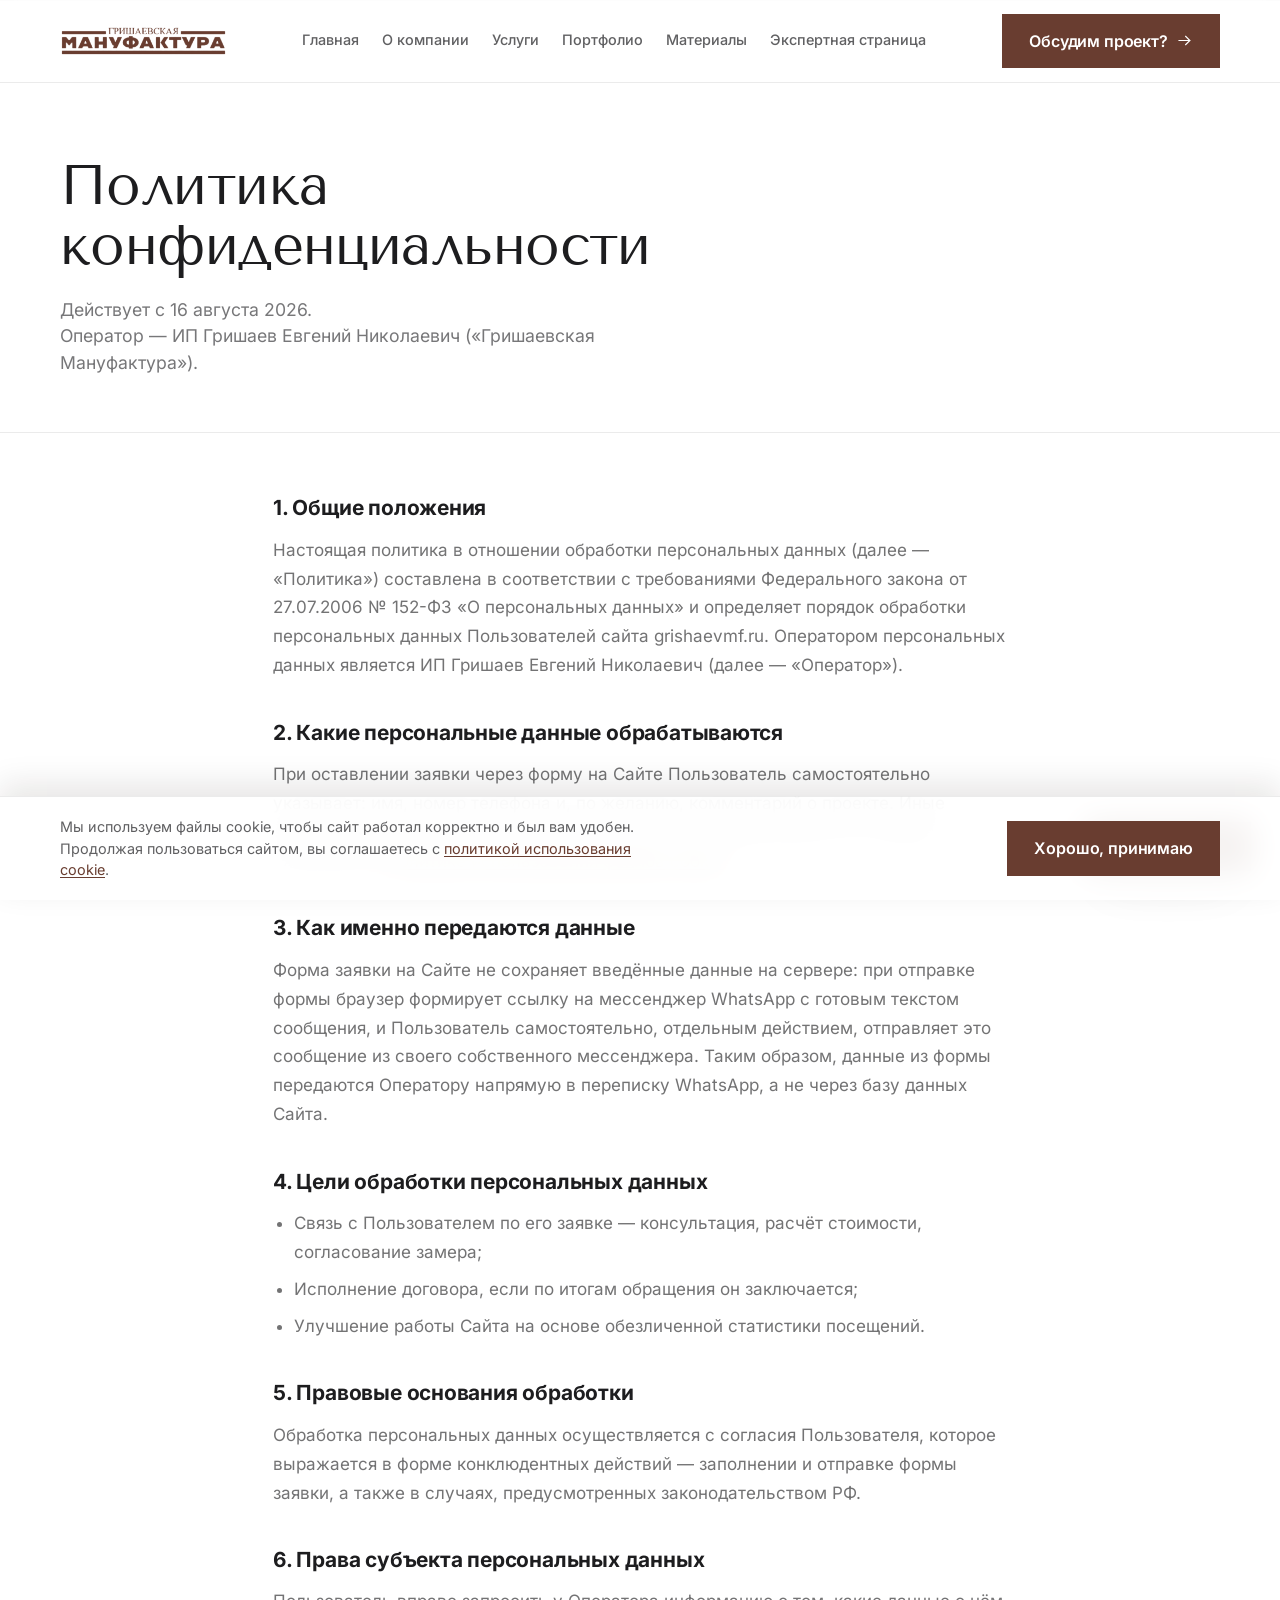
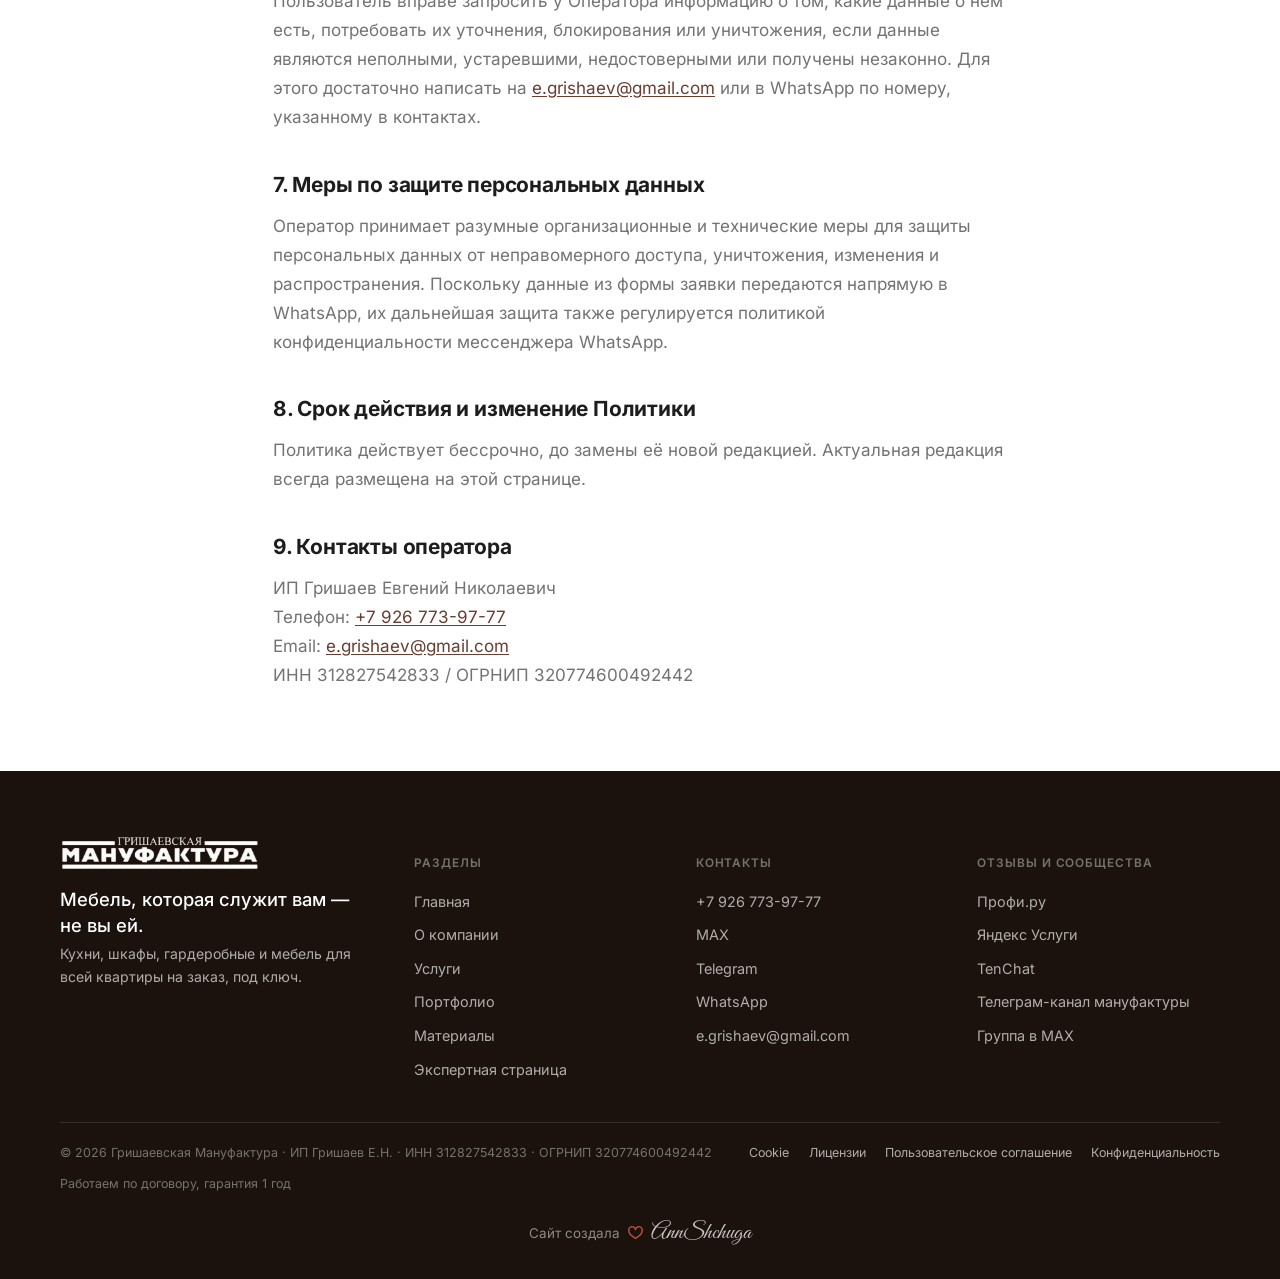
<file: privacy.html>
<!DOCTYPE html>
<html lang="ru">
<head>
<meta charset="UTF-8">
<meta name="viewport" content="width=device-width, initial-scale=1">
<title>Политика конфиденциальности — Гришаевская Мануфактура</title>
<meta name="description" content="Как обрабатываются персональные данные посетителей сайта, в соответствии с 152-ФЗ.">
<meta property="og:title" content="Политика конфиденциальности — Гришаевская Мануфактура">
<meta property="og:description" content="Как обрабатываются персональные данные посетителей сайта, в соответствии с 152-ФЗ.">
<meta property="og:type" content="website">
<meta property="og:image" content="assets/og-image.jpg">
<meta property="og:image:width" content="1200">
<meta property="og:image:height" content="630">
<meta name="twitter:card" content="summary_large_image">
<meta name="twitter:title" content="Политика конфиденциальности — Гришаевская Мануфактура">
<meta name="twitter:description" content="Как обрабатываются персональные данные посетителей сайта, в соответствии с 152-ФЗ.">
<meta name="twitter:image" content="assets/og-image.jpg">
<meta name="robots" content="noindex, follow">
<link rel="icon" href="data:image/svg+xml,%3Csvg xmlns='http://www.w3.org/2000/svg' viewBox='0 0 32 32'%3E%3Crect width='32' height='32' fill='%23714E44'/%3E%3Ctext x='16' y='22' font-family='Georgia,serif' font-size='18' fill='%23F7F3EE' text-anchor='middle'%3EГМ%3C/text%3E%3C/svg%3E">
<link rel="icon" href="assets/favicon-32.png" sizes="32x32" type="image/png">
<link rel="apple-touch-icon" href="assets/apple-touch-icon.png">
<link rel="stylesheet" href="css/style.css">
</head>
<body>

<svg width="0" height="0" style="position:absolute" aria-hidden="true">
<defs>
  <symbol id="icon-shield" viewBox="0 0 24 24" fill="none" stroke="currentColor" stroke-width="1.5" stroke-linecap="round" stroke-linejoin="round">
    <path d="M12 3l8 3.2v5.4c0 5-3.5 8-8 9.4-4.5-1.4-8-4.4-8-9.4V6.2z"/><path d="M8.8 12l2.2 2.2 4.2-4.4"/>
  </symbol>
  <symbol id="icon-star" viewBox="0 0 24 24" fill="currentColor" stroke="none">
    <path d="M12 2.5l2.9 6.3 6.8.7-5.1 4.6 1.5 6.7L12 17.4 5.9 20.8l1.5-6.7-5.1-4.6 6.8-.7z"/>
  </symbol>
  <symbol id="icon-clock" viewBox="0 0 24 24" fill="none" stroke="currentColor" stroke-width="1.5" stroke-linecap="round" stroke-linejoin="round">
    <circle cx="12" cy="12" r="9"/><path d="M12 7.5V12l3.5 2"/>
  </symbol>
  <symbol id="icon-phone" viewBox="0 0 24 24" fill="none" stroke="currentColor" stroke-width="1.5" stroke-linecap="round" stroke-linejoin="round">
    <path d="M6.6 3h3l1.4 4.4-2.3 1.9a13.2 13.2 0 0 0 6 6l1.9-2.3L21 17.4v3a1.8 1.8 0 0 1-2 1.8C10.4 21.3 4.7 15.6 2.2 7.1A1.8 1.8 0 0 1 4 5z"/>
    <path stroke="var(--walnut)" d="M15.5 2.5a7 7 0 0 1 5 5"/>
    <path stroke="var(--walnut)" d="M15.5 6a3.6 3.6 0 0 1 2.6 2.6"/>
  </symbol>
  <symbol id="icon-chat" viewBox="0 0 24 24" fill="none" stroke="currentColor" stroke-width="1.5" stroke-linecap="round" stroke-linejoin="round">
    <path d="M21 12.2a8.5 8.5 0 1 1-3.6-6.9L21 4l-1.1 4A8.4 8.4 0 0 1 21 12.2Z"/>
    <path stroke="var(--walnut)" fill="var(--walnut)" stroke-width="1.1" d="M9 9.6a3 3 0 1 0 2.3 5L14 15l-.8-2.6a3 3 0 0 0-4.2-2.8Z"/>
  </symbol>
  <symbol id="icon-send" viewBox="0 0 24 24" fill="none" stroke="currentColor" stroke-width="1.5" stroke-linecap="round" stroke-linejoin="round">
    <circle cx="12" cy="12" r="9.5"/>
    <path stroke="var(--walnut)" fill="var(--walnut)" stroke-width="1.1" d="M7.5 12.2 17 7.4l-3.3 9.4-2-3.1-3.6-1Z"/>
  </symbol>
  <symbol id="icon-mail" viewBox="0 0 24 24" fill="none" stroke="currentColor" stroke-width="1.5" stroke-linecap="round" stroke-linejoin="round">
    <rect x="3" y="5.5" width="18" height="13" rx="1"/><path d="M3.5 6.5l8.5 6.5 8.5-6.5"/>
    <path stroke="var(--walnut)" d="M7.5 14.5h4M7.5 16.7h6"/>
  </symbol>
  <symbol id="icon-pin" viewBox="0 0 24 24" fill="none" stroke="currentColor" stroke-width="1.5" stroke-linecap="round" stroke-linejoin="round">
    <path d="M12 22s7-6.7 7-12.6A7 7 0 0 0 5 9.4C5 15.3 12 22 12 22Z"/><circle stroke="var(--walnut)" cx="12" cy="9.4" r="2.4"/>
  </symbol>
  <symbol id="icon-max" viewBox="0 0 24 24" fill="none" stroke="currentColor" stroke-width="1.5" stroke-linecap="round" stroke-linejoin="round">
    <rect x="3" y="3" width="18" height="18" rx="6"/>
    <path stroke="var(--walnut)" d="M7 15.5V9l3.4 4.6L13.8 9v6.5"/>
    <path stroke="var(--walnut)" d="M17.4 9v6.5"/>
  </symbol>
  <symbol id="detail-phone" viewBox="8.0 23.6 213.9 227.0"><g><path fill="#261612" fill-opacity="0.965" stroke="#261612" stroke-width="0.5" stroke-opacity="0.965" d="M 178.32,48.72 c 0.31,45.59 0.46,91.18 0.44,136.78 c -0.28,12.67 -0.31,25.33 -0.09,38 c -0.02,1.25 -0.14,2.48 -0.37,3.71 c -0.99,9.7 -7.89,15.22 -16.82,17.65 c -27.53,1.05 -55.4,0.42 -82.98,0.45 c -12.51,0.69 -23.43,-5.52 -24.61,-18.81 c 0,-58.33 0.04,-116.67 0.1,-175 c 0.64,-13.08 10.02,-20.91 22.5,-22.48 c 26.67,-0.28 53.35,-0.28 80.02,-0.02 c 10.6,1.18 20.44,8.68 21.81,19.72 Z M 62.29,48.04 c -0.53,1.84 -0.83,3.72 -0.91,5.64 c -0.57,56.15 0.08,112.63 -0.24,168.82 c -0.01,2.25 0.38,4.43 1.18,6.53 c 2.82,5.99 7.54,9.03 14.18,9.11 c 27,-0.05 54,-0.1 81,-0.17 c 8.44,-0.25 13.27,-7.59 13.42,-15.47 c 0,-56.67 0,-113.33 0,-170 c 0.05,-10.82 -9.28,-17.04 -19.42,-16.46 c -24.99,0.25 -49.97,0.34 -74.96,0.28 c -7.09,1.04 -11.84,4.94 -14.25,11.72 Z M 99.12,46.97 c 0.25,-2.1 1.43,-3.33 3.55,-3.68 c 9.27,-0.23 18.56,-0.33 27.84,-0.29 c 5.51,0.04 6,7.15 0.83,7.72 c -9.3,-0.04 -18.6,-0.13 -27.9,-0.26 c -2.44,0.06 -3.88,-1.1 -4.32,-3.49 Z"/></g>
<g><path fill="var(--walnut)" fill-opacity="0.965" stroke="var(--walnut)" stroke-width="0.5" stroke-opacity="0.965" d="M 74.04,118 c -0.24,-12.92 15.21,-29.5 27.91,-21.28 c 9.13,9.27 21.03,21.15 6.67,32.29 c -0.73,0.95 -0.81,1.97 -0.25,3.03 c 3.54,6.18 9.95,14.47 16.25,17.9 c 5.1,0.91 8.98,-11.41 19.29,-4.15 c 7.06,5.2 18.7,12.43 15.23,22.84 c -3.92,12.61 -15.42,20.2 -28.62,16.23 c -27.92,-7.72 -53.09,-38.52 -56.48,-66.86 Z M 82.24,118 c 1.56,14.27 10.13,28.31 19.48,38.95 c 9.03,9.84 34.34,30.32 46.33,15.6 c 8.21,-9.24 -0.97,-13.93 -7.52,-19.51 c -4.06,-3.65 -7.9,2.87 -11.19,4.65 c -10.32,4.65 -24.46,-14.98 -28.73,-22.71 c -3.34,-7.05 1.78,-10.35 5.55,-15.36 c 3.2,-4.26 -6.64,-12.94 -8.94,-16.31 c -6.99,-3.94 -15.26,8.34 -14.98,14.69 Z"/></g>
<g><path fill="var(--walnut)" fill-opacity="0.957" stroke="var(--walnut)" stroke-width="0.5" stroke-opacity="0.957" d="M 208.82,139.13 c 0.36,-4.05 0.37,-8.1 0.02,-12.15 c -1.31,-8.58 -4.89,-16.1 -10.72,-22.54 c -3.09,-4.69 3.38,-8.56 6.82,-3.87 c 16.44,18.85 15.7,50.09 -1.91,67.84 c -3.29,1.83 -7.13,-1.38 -5.23,-5.07 c 5.55,-7.82 9.41,-14.54 11.02,-24.21 Z M 13.38,136 c 0.59,-11.96 4.65,-22.6 12.18,-31.92 c 3.19,-5.15 10.71,-3.58 8.41,2.38 c -14.03,14.84 -16.92,35.34 -5.91,52.99 c 2.44,3.03 11.48,12.13 1.46,12.47 c -8.25,-3.37 -17.5,-26.81 -16.14,-35.92 Z M 185.81,150.99 c 0.27,-2.72 3.62,-5.5 4.35,-8.44 c 3.34,-9.75 1.18,-17.64 -4.02,-26.08 c 0.08,-5.53 5.6,-4.94 8.08,-1.11 c 7.77,11.66 6.86,27.6 -1.71,38.6 c -2.68,2.59 -6.73,0.94 -6.7,-2.97 Z M 31.79,137 c -0.27,-7.25 1.8,-13.74 6.21,-19.48 c 2.49,-3.71 8.02,-3.34 7.35,1.81 c -5.4,8.61 -8.08,13.99 -5.11,24.75 c 0.82,4.25 9.51,11.18 2.23,13.72 c -7.2,0.18 -11.16,-15.18 -10.68,-20.8 Z"/></g>
<g><path fill="#261612" fill-opacity="0.075" stroke="#261612" stroke-width="0.5" stroke-opacity="0.075" d="M 62.29,48.04 c 0.78,0.05 1.09,0.49 0.94,1.32 c -0.26,7.13 1.31,15.95 1.15,23.21 c -0.39,1.49 -1.12,0.84 -2.07,1.8 c -0.92,3.57 1.85,17.05 2.02,22.19 c 0.35,1.89 -0.89,1.94 -2.04,2.83 c -0.21,2.07 -0.2,4.14 0.01,6.21 c 1.28,0.88 2.36,0.94 2.09,2.92 c -0.38,3.36 0.53,20.14 -0.64,21.9 c -2.51,1.51 -0.15,2.5 0.5,4.02 c 0.06,2.75 -0.22,5.46 -0.85,8.12 c 1.23,5.74 0.7,11.09 0.89,16.94 c -0.43,1.94 -2.16,0.76 -2.22,2.82 c 0.23,6.55 3.14,26.75 0.94,31.38 c -0.92,4.82 -0.32,10.41 -0.67,14.98 c 0.62,0.56 1.08,1.21 1.39,1.96 c -0.48,4.53 1.32,14.83 -1.41,18.39 c -0.8,-2.1 -1.19,-4.28 -1.18,-6.53 c 0.32,-56.19 -0.33,-112.67 0.24,-168.82 c 0.08,-1.92 0.38,-3.8 0.91,-5.64 Z"/></g>
<g><path fill="#261612" fill-opacity="0.933" stroke="#261612" stroke-width="0.5" stroke-opacity="0.933" d="M 98.08,227.04 c 0.25,-2.01 1.39,-3.11 3.4,-3.28 c 9.61,-0.16 19.22,-0.27 28.83,-0.33 c 5.92,-0.5 6.43,7.1 1.16,7.3 c -10.16,0.18 -20.32,0.1 -30.48,-0.25 c -1.76,-0.46 -2.74,-1.61 -2.91,-3.44 Z"/></g>
<g><path fill="var(--walnut)" fill-opacity="0.114" stroke="var(--walnut)" stroke-width="0.5" stroke-opacity="0.114" d="M 178.32,48.72 c 0.9,0.23 1.37,0.8 1.4,1.72 c -0.06,8.35 -0.08,16.7 -0.06,25.05 c 0.24,1.67 0.46,3.35 0.65,5.02 c 0,8.99 -0.03,17.98 -0.09,26.97 c 0.42,0.98 0.73,2 0.94,3.04 c -0.44,0.62 -0.74,1.3 -0.9,2.03 c 0.03,4.97 0.02,9.94 -0.01,14.91 c 0.08,0.74 0.3,1.43 0.64,2.09 c -0.29,0.64 -0.5,1.31 -0.62,2 c 0.01,22.33 0.03,44.66 0.07,66.98 c -0.36,1.98 -0.6,3.96 -0.71,5.97 c -0.15,7.24 0.51,14.59 -0.01,21.81 c -0.3,0.48 -0.74,0.78 -1.32,0.9 c 0.23,-1.23 0.35,-2.46 0.37,-3.71 c -0.22,-12.67 -0.19,-25.33 0.09,-38 c 0.02,-45.6 -0.13,-91.19 -0.44,-136.78 Z"/></g>
<g><path fill="var(--walnut)" fill-opacity="0.129" stroke="var(--walnut)" stroke-width="0.5" stroke-opacity="0.129" d="M 208.84,126.98 c 0.35,4.05 0.34,8.1 -0.02,12.15 c -1.44,-1.68 -1.29,-6.46 -0.73,-8.57 c 0.26,-0.74 -0.94,-3.99 0.75,-3.58 Z"/></g></symbol>
  <symbol id="detail-whatsapp" viewBox="10.3 12.8 202.4 197.9"><g><path fill="#261612" fill-opacity="0.965" stroke="#261612" stroke-width="0.5" stroke-opacity="0.965" d="M 14.96,201 c 5.02,-13.82 9.98,-27.67 14.88,-41.54 c 0.09,-0.52 0.04,-1.03 -0.15,-1.52 c -44.96,-85.45 54.98,-177.21 136.64,-125.64 c 74.11,49.21 43.7,164.54 -43.87,173.39 c -21.4,1.9 -42.16,-3.05 -60.96,-13.12 c -12.59,3.41 -28.27,9.13 -41.18,13.11 c -3.38,0.24 -5.17,-1.32 -5.36,-4.68 Z M 25.12,194.92 c 3.77,0.8 27.21,-8.34 32.83,-9.58 c 6.09,-2.56 11.71,2.86 17.11,4.97 c 50.66,22.97 107.29,-3.9 122.59,-56.99 c 14.48,-61.22 -32.02,-116.31 -95.11,-107.03 c -59.42,10.07 -95.51,75.86 -64.82,129.62 c 1.71,5.01 -10.12,32.47 -12.6,39.01 Z"/></g>
<g><path fill="var(--walnut)" fill-opacity="0.965" stroke="var(--walnut)" stroke-width="0.5" stroke-opacity="0.965" d="M 61.84,83 c 0.31,-16.61 22.05,-35.82 35.86,-19.04 c 11.19,13.68 17.94,20.82 1.94,35.05 c -1.29,1.65 -1.29,3.32 0.03,5.01 c 1.91,6.36 23.34,30.8 29.39,27.46 c 5.62,-5.17 9.55,-10.73 18.25,-8.12 c 7.74,4.64 25.49,12.33 22.52,24.11 c -7.73,27.43 -34.21,24.57 -54.17,12.3 c -24.97,-13.76 -52.92,-47.56 -53.82,-76.77 Z M 69.89,84 c 3.38,32.35 39.56,72.56 72.77,76.7 c 9.44,1.54 26.37,-14.72 14.89,-20.83 c -3.51,-1.86 -11.64,-9.96 -15.59,-8.48 c -7.93,6.2 -12.72,13.13 -23.4,5.52 c -8.37,-5.92 -34.78,-30.08 -27.15,-41.17 c 3.28,-4.52 12.6,-9.28 7.99,-15.78 c -3.4,-4.07 -10.25,-16.83 -16.77,-13.78 c -6.74,3.44 -13.09,9.66 -12.74,17.82 Z"/></g></symbol>
  <symbol id="detail-telegram" viewBox="12.4 13.6 193.5 194.8"><g><path fill="#261612" fill-opacity="0.965" stroke="#261612" stroke-width="0.5" stroke-opacity="0.965" d="M 16.96,111 c 1.93,-99.97 140.48,-130.88 178.47,-34 c 25.92,73.67 -39.49,146.24 -115.96,122.09 c -5.4,-2.08 -10.72,-4.31 -15.97,-6.71 c -5.73,0.89 -37.66,12.57 -40.54,11.22 c -2.39,-1.18 -3.23,-3.05 -2.51,-5.61 c 1.58,-5.15 12.65,-33.4 11.15,-36.3 c -9.82,-15.48 -14.7,-32.38 -14.64,-50.69 Z M 24.99,112 c 0.17,16.62 4.43,33.45 14.45,46.94 c 1.39,2.05 1.53,4.2 0.44,6.44 c -3.39,9.28 -6.52,18.64 -9.4,28.09 c 0.46,0.9 1.81,0.15 2.52,0.04 c 7.33,-1.85 25.23,-8.65 31.47,-9.29 c 19.36,9.47 33.85,13.75 55.99,11.49 c 94.8,-16.46 97.49,-152.47 3,-169.45 c -51.66,-6.84 -98.94,33.24 -98.47,85.74 Z"/></g>
<g><path fill="var(--walnut)" fill-opacity="0.973" stroke="var(--walnut)" stroke-width="0.5" stroke-opacity="0.973" d="M 46,116 c 0.01,-2.17 1.01,-3.68 3,-4.52 c 34.98,-15.54 69.89,-31.22 104.73,-47.04 c 4.41,-2.37 8.45,1.06 7.03,5.9 c -11.04,32.02 -22.02,64.05 -32.96,96.09 c -1.22,4.32 -5.95,5.65 -9.24,2.52 c -10.51,-11.47 -20.84,-24.21 -31.51,-35.39 c -12.88,-4.39 -25.71,-8.94 -38.49,-13.65 c -1.59,-0.81 -2.45,-2.12 -2.56,-3.91 Z M 122.76,86.81 c -20.22,9.4 -41.07,18.82 -61.47,27.89 c -0.71,0.3 -1.04,0.82 -0.99,1.56 c 8.65,2.84 17.33,5.6 26.04,8.27 c 13.3,-10.77 26.61,-21.54 39.95,-32.28 c 3.75,-2.84 7.53,-5.62 11.36,-8.34 c 2.56,0.13 -1.19,3.8 -1.45,4.79 c -1.19,2.53 -2.72,4.84 -4.59,6.91 c -3.58,3.4 -7.17,6.81 -10.74,10.21 c -6.86,5.99 -13.64,12.06 -20.34,18.2 c -1.92,1.78 -3.72,3.63 -5.41,5.57 c -0.02,0.53 0.14,0.99 0.5,1.38 c 6.7,7.55 13.32,15.15 19.84,22.8 c 0.35,-0.54 0.34,-1.1 -0.04,-1.68 c -1.89,-4.72 -8.58,-16.31 -8.51,-20.6 c 2.83,-5.78 13.18,-17.12 17.3,-23.32 c 3.36,-3.97 6.64,-8.01 9.82,-12.12 c 1.49,-1.86 2.89,-3.8 4.18,-5.81 c 3.46,-4.67 7.07,-9.21 10.84,-13.64 c 0.48,-0.46 0.56,-0.97 0.27,-1.51 c -1.92,0.58 -3.82,1.25 -5.71,2 c -6.84,3.48 -13.79,6.72 -20.85,9.72 Z"/></g>
<g><path fill="var(--walnut)" fill-opacity="0.012" stroke="var(--walnut)" stroke-width="0.5" stroke-opacity="0.012" d="M 122.76,86.81 c 3.31,0.71 1.24,0.59 1.46,2.46 c 0.57,1.08 1.26,2.07 2.07,2.98 c -13.34,10.74 -26.65,21.51 -39.95,32.28 c -8.71,-2.67 -17.39,-5.43 -26.04,-8.27 c -0.05,-0.74 0.28,-1.26 0.99,-1.56 c 20.4,-9.07 41.25,-18.49 61.47,-27.89 Z"/></g>
<g><path fill="var(--walnut)" fill-opacity="0.031" stroke="var(--walnut)" stroke-width="0.5" stroke-opacity="0.031" d="M 120.87,105.82 c 1.19,0.67 2.31,1.45 3.34,2.35 c -4.12,6.2 -14.47,17.54 -17.3,23.32 c -0.07,4.29 6.62,15.88 8.51,20.6 c 0.38,0.58 0.39,1.14 0.04,1.68 c -6.52,-7.65 -13.14,-15.25 -19.84,-22.8 c -0.36,-0.39 -0.52,-0.85 -0.5,-1.38 c 1.69,-1.94 3.49,-3.79 5.41,-5.57 c 6.7,-6.14 13.48,-12.21 20.34,-18.2 Z"/></g>
<g><path fill="var(--walnut)" fill-opacity="0.086" stroke="var(--walnut)" stroke-width="0.5" stroke-opacity="0.086" d="M 131.61,95.61 c 0.78,0.29 1.59,0.44 2.42,0.44 c -3.18,4.11 -6.46,8.15 -9.82,12.12 c -1.03,-0.9 -2.15,-1.68 -3.34,-2.35 c 3.57,-3.4 7.16,-6.81 10.74,-10.21 Z"/></g>
<g><path fill="var(--walnut)" fill-opacity="0.255" stroke="var(--walnut)" stroke-width="0.5" stroke-opacity="0.255" d="M 136.2,88.7 c 0.4,0.87 1.07,1.38 2.01,1.54 c -1.29,2.01 -2.69,3.95 -4.18,5.81 c -0.83,0 -1.64,-0.15 -2.42,-0.44 c 1.87,-2.07 3.4,-4.38 4.59,-6.91 Z"/></g>
<g><path fill="var(--walnut)" fill-opacity="0.063" stroke="var(--walnut)" stroke-width="0.5" stroke-opacity="0.063" d="M 138.21,90.24 c -0.94,-0.16 -1.61,-0.67 -2.01,-1.54 c 0.26,-0.99 4.01,-4.66 1.45,-4.79 c -3.83,2.72 -7.61,5.5 -11.36,8.34 c -0.81,-0.91 -1.5,-1.9 -2.07,-2.98 c -0.22,-1.87 1.85,-1.75 -1.46,-2.46 c 7.06,-3 14.01,-6.24 20.85,-9.72 c 1.89,-0.75 3.79,-1.42 5.71,-2 c 0.29,0.54 0.21,1.05 -0.27,1.51 c -3.77,4.43 -7.38,8.97 -10.84,13.64 Z"/></g></symbol>
  <symbol id="detail-mail" viewBox="12.0 16.2 173.2 196.1"><g><path fill="#261612" fill-opacity="0.961" d="M 16.21,192 c 0.96,-30.41 -0.53,-61.18 0.54,-91.51 c 0.68,-7.43 20.71,-13.41 24.03,-21.05 c 0.16,-17.31 0.23,-34.63 0.21,-51.95 c -0.17,-10.28 14.02,-5.9 20.52,-7.04 c 29.82,0.61 60.29,-0.32 90,0.42 c 3.45,0.83 5.25,3.03 5.4,6.62 c -0.01,17.33 0.05,34.65 0.17,51.97 c 3.16,7.5 22.13,12.78 23.92,21.04 c -0.05,33 -0.05,66 -0.03,99 c -0.16,4.85 -3.4,8.73 -8.47,8.59 c -49.67,0 -99.34,-0.04 -149.01,-0.12 c -8.72,-1.25 -7.15,-9.38 -7.28,-15.97 Z M 48.7,76 c 0.03,6.58 -1.07,37.6 1.46,41.21 c 15.24,11.08 30.55,22.07 45.93,32.97 c 1.53,0.8 3.05,0.81 4.59,0.04 c 14.56,-10.48 29.15,-20.93 43.76,-31.34 c 1.83,-1.13 3.28,-2.61 4.35,-4.43 c 0.19,-22.98 0.29,-45.96 0.29,-68.95 c -0.01,-5.29 -0.13,-10.57 -0.37,-15.84 c -0.33,-1.17 -2.24,-1.29 -3.2,-1.47 c -31.01,-0.18 -62.01,-0.15 -93.02,0.09 c -2.38,-0.21 -3.62,0.87 -3.72,3.22 c 0.01,14.83 -0.02,29.67 -0.07,44.5 Z M 27.64,100.03 c 3.07,3.95 7.95,5.87 11.68,9.16 c 0.48,0.44 0.96,0.48 1.44,0.11 c 0.13,-5.6 0.17,-11.2 0.13,-16.81 c -0.08,-1.41 -0.71,-1.71 -1.89,-0.9 c -4.04,2.49 -7.83,5.3 -11.36,8.44 Z M 156.79,94 c 0.03,4.52 0.05,9.04 0.09,13.56 c 0.21,1.46 0.91,1.72 2.1,0.78 c 1.72,-1.13 10.78,-6.82 10.5,-8.69 c -2.3,-3.18 -7.9,-6.05 -11.14,-8.52 c -1.81,-0.84 -1.57,1.91 -1.55,2.87 Z M 23.65,188 c 0.12,0.82 -0.42,8 2.01,5.26 c 15.37,-14.32 30.5,-28.88 45.4,-43.7 c 1.41,-1.17 2.54,-2.57 3.38,-4.2 c 0.24,-0.97 -1.83,-2.45 -2.41,-3.04 c -15.71,-11.53 -31.53,-22.88 -47.47,-34.06 c -0.47,0.66 -0.66,1.4 -0.55,2.22 c -0.08,25.84 -0.21,51.68 -0.36,77.52 Z M 122.98,145.02 c 3.3,5.86 20.41,20.34 25.75,26.76 c 7.99,7.35 15.81,14.87 23.48,22.56 c 0.26,0.28 0.55,0.36 0.89,0.24 c 0.46,-3.15 0.66,-6.32 0.61,-9.52 c 0.11,-17.52 0.2,-35.04 0.29,-52.56 c 0.02,-8 -0.29,-15.98 -0.94,-23.93 c -0.38,-0.29 -0.76,-0.28 -1.13,0.03 c -15.63,10.89 -31.39,22.7 -46.93,33.75 c -0.84,0.8 -1.51,1.69 -2.02,2.67 Z M 30.01,199.95 c 2.14,0.35 4.3,0.49 6.49,0.41 c 43.02,-0.11 86.04,-0.2 129.05,-0.26 c 0.5,0 0.83,-0.21 1.01,-0.64 c -13.5,-12.98 -26.9,-26.09 -40.18,-39.34 c -3.24,-3.06 -6.52,-6.08 -9.84,-9.04 c -4.85,-3.23 -13.59,11.58 -20.89,7.66 c -3.83,-2.4 -7.58,-4.92 -11.25,-7.56 c -1.86,-1.08 -3.52,-0.84 -4.98,0.73 c -16.4,16.1 -32.87,32.11 -49.41,48.04 Z"/></g>
<g><path fill="var(--walnut)" fill-opacity="0.965" d="M 132.7,54.65 c -1.04,0.27 -2.1,0.41 -3.18,0.4 c -21.1,0 -42.18,-0.11 -63.26,-0.33 c -2.81,-0.66 -3.83,-2.36 -3.05,-5.11 c 1.61,-1.97 3.7,-2.81 6.28,-2.54 c 20.34,0.08 40.68,0.1 61.02,0.06 c 5.07,-0.03 7.09,5.83 2.19,7.52 Z"/></g>
<g><path fill="var(--walnut)" fill-opacity="0.965" d="M 66.11,87.08 c 21.96,-0.13 43.91,-0.14 65.87,-0.04 c 1.11,0.18 1.97,0.72 2.6,1.64 c 1.26,3.22 0.22,5.22 -3.12,5.99 c -21.28,0.05 -42.68,0.35 -63.96,0.05 c -5,0.38 -6.39,-6.03 -1.39,-7.64 Z"/></g>
<g><path fill="var(--walnut)" fill-opacity="0.965" d="M 66.03,67.09 c 22.27,-0.13 44.53,-0.11 66.79,0.05 c 0.69,0.38 1.25,0.91 1.65,1.59 c 0.97,2.62 0.14,4.36 -2.48,5.24 c -21.98,0.13 -43.97,0.11 -65.96,-0.06 c -4.04,-0.58 -3.95,-6.19 0,-6.82 Z"/></g>
<g><path fill="var(--walnut)" fill-opacity="0.969" d="M 62.95,111.99 c -0.26,-3.76 2.44,-4.35 5.55,-4.19 c 13.51,0.02 27.02,-0.01 40.53,-0.07 c 4.81,0.47 4.76,8.19 -2.53,7.5 c -13.34,0.03 -26.67,-0.02 -40.01,-0.15 c -2,-0.09 -3.18,-1.12 -3.54,-3.09 Z"/></g>
<g><path fill="#261612" fill-opacity="0.024" d="M 27.64,100.03 c 3.53,-3.14 7.32,-5.95 11.36,-8.44 c 1.18,-0.81 1.81,-0.51 1.89,0.9 c 0.04,5.61 0,11.21 -0.13,16.81 c -0.48,0.37 -0.96,0.33 -1.44,-0.11 c -3.73,-3.29 -8.61,-5.21 -11.68,-9.16 Z M 156.79,94 c -0.02,-0.96 -0.26,-3.71 1.55,-2.87 c 3.24,2.47 8.84,5.34 11.14,8.52 c 0.28,1.87 -8.78,7.56 -10.5,8.69 c -1.19,0.94 -1.89,0.68 -2.1,-0.78 c -0.04,-4.52 -0.06,-9.04 -0.09,-13.56 Z"/></g>
<g><path fill="var(--walnut)" fill-opacity="0.18" d="M 131.98,87.04 c -21.96,-0.1 -43.91,-0.09 -65.87,0.04 c -0.18,-1.1 3.69,-0.85 4.39,-1.1 c 8,0.13 16,0.11 24,-0.05 c 12.01,-0.05 24.02,0.05 36.02,0.29 c 0.53,0.09 1.7,-0.16 1.46,0.82 Z"/></g>
<g><path fill="var(--walnut)" fill-opacity="0.294" d="M 66.03,73.91 c 21.99,0.17 43.98,0.19 65.96,0.06 c 0.07,1.21 -1.74,1.02 -2.48,1.08 c -9,-0.25 -18.01,-0.23 -27.01,0.03 c -11.69,-0.04 -23.38,-0.13 -35.07,-0.26 c -0.77,0.1 -1.24,-0.2 -1.4,-0.91 Z"/></g>
<g><path fill="var(--walnut)" fill-opacity="0.29" d="M 132.82,67.14 c -22.26,-0.16 -44.52,-0.18 -66.79,-0.05 c 0.16,-0.69 0.62,-1.01 1.36,-0.95 c 21.39,-0.2 42.77,-0.21 64.16,-0.02 c 0.74,-0.02 1.17,0.32 1.27,1.02 Z"/></g>
<g><path fill="var(--walnut)" fill-opacity="0.078" d="M 66.26,54.72 c 21.08,0.22 42.16,0.33 63.26,0.33 c 1.08,0.01 2.14,-0.13 3.18,-0.4 c 0.06,0.82 -0.32,1.26 -1.17,1.33 c -21.33,0.18 -42.66,0.12 -63.98,-0.17 c -0.91,0.15 -1.34,-0.21 -1.29,-1.09 Z"/></g></symbol>
  <symbol id="detail-pin" viewBox="10.0 15.6 193.5 208.2"><g><path fill="#261612" fill-opacity="0.965" stroke="#261612" stroke-width="0.5" stroke-opacity="0.965" d="M 77.93,79 c 1.66,-37.02 55.48,-37.52 59.08,-2.5 c 1.98,39.78 -58.06,42.27 -59.08,2.5 Z M 85.63,80 c 1.56,30.15 50.72,24.51 42.66,-7.67 c -9.41,-23 -43.12,-16.03 -42.66,7.67 Z M 78.89,146.99 c 1.88,1.91 4.06,5.63 4.93,8.13 c -6.89,-0.89 -23.5,-0.48 -31.34,-0.34 c -2.09,0.09 -3.45,1.15 -4.09,3.18 c -4.94,10.19 -9.92,20.36 -14.92,30.51 c 0.31,1.16 2.16,0.78 3.03,0.94 c 8.28,-0.16 16.56,-0.16 24.84,-0.01 c 4.58,1.17 3.48,7.25 -0.83,6.87 c -10.2,0.09 -20.38,0.17 -30.56,0.24 c -3.12,4.23 -4.8,9.02 -7.37,13.53 c -0.57,1.08 -0.25,1.67 0.94,1.78 c 26.28,0.19 52.59,0.2 78.86,-0.16 c 0.71,-0.15 1.09,-0.6 1.13,-1.34 c 0.08,-3.39 0.21,-6.77 0.38,-10.15 c 1.94,-0.43 5.36,-0.9 7.1,0.18 c -0.12,3.65 -0.03,7.29 0.27,10.92 c 0.32,0.41 0.74,0.6 1.27,0.57 c 25.65,0.01 51.3,0.01 76.95,-0.02 c 1.75,0.02 1.16,-1.48 0.65,-2.43 c -8.99,-17.81 -16.96,-36.14 -26.12,-53.85 c -3.56,-1.93 -15.44,-0.96 -19.84,-0.67 c -0.05,-0.42 -0.29,-0.7 -0.7,-0.83 c -3.34,-0.01 -6.68,-0.04 -10.03,-0.08 c -0.92,-0.1 -1.48,0.29 -1.68,1.16 c -0.52,0.01 -1.05,0.04 -1.57,0.09 c -0.07,-0.83 4.11,-7.24 4.99,-8.26 c 9.43,0.1 18.86,0.18 28.29,0.26 c 4.38,0.96 7.43,3.55 9.15,7.74 c 8.39,18.13 16.97,36.16 25.75,54.08 c 2.05,5.46 -2.34,10.24 -7.87,10.11 c -56.35,0.31 -112.66,0.25 -169.01,-0.13 c -6.17,-0.7 -8.66,-6.31 -5.74,-11.7 c 8.64,-17.14 17.06,-34.38 25.26,-51.74 c 2.05,-4.3 4.41,-7.75 9.51,-8.37 c 9.46,-0.11 18.91,-0.18 28.37,-0.21 Z"/></g>
<g><path fill="var(--walnut)" fill-opacity="0.965" stroke="var(--walnut)" stroke-width="0.5" stroke-opacity="0.965" d="M 135.18,146.95 c -0.88,1.02 -5.06,7.43 -4.99,8.26 c -0.69,0.1 -1.21,0.45 -1.55,1.07 c -2.04,3.36 -3.94,6.78 -5.7,10.27 c 0.1,0.62 0.46,0.99 1.08,1.11 c 10.33,1.61 26.54,8.92 18.01,21.91 c -7.2,7.72 -20.31,9.32 -30.25,9.89 c -0.39,0.18 -0.65,0.48 -0.79,0.89 c -1.74,-1.08 -5.16,-0.61 -7.1,-0.18 c -0.66,-0.37 -1.37,-0.64 -2.11,-0.81 c -10.36,-0.78 -25.18,-2.48 -31,-12.41 c -4.1,-10.28 7.2,-16.02 15.26,-18.33 c 1.89,-0.43 3.75,-0.88 5.57,-1.33 c -0.16,-1.74 -6.29,-11.4 -7.79,-12.17 c -0.87,-2.5 -3.05,-6.22 -4.93,-8.13 c -0.04,-0.61 -0.23,-1.18 -0.55,-1.7 c -19.72,-30.42 -47.07,-68.82 -18.4,-102.85 c 27.32,-30.52 73.06,-29.92 97.99,3.11 c 24.79,34.6 -4.15,69.2 -21.78,99.04 c -0.49,0.72 -0.81,1.51 -0.97,2.36 Z M 54.97,77 c 1.81,26.48 32.4,65.96 46.06,89.48 c 1.59,2.39 3.27,4.71 5.05,6.97 c 0.34,0.41 0.78,0.58 1.31,0.5 c 1.99,-2.37 3.86,-4.86 5.59,-7.47 c 15.73,-25 33.41,-50.05 44.72,-77.42 c 9.87,-30.11 -15.44,-58.71 -45.35,-60.8 c -28.83,-2.28 -57.04,18.65 -57.38,48.74 Z M 77.75,181.93 c 0.45,11.36 36.99,11.14 44.62,8.88 c 4.38,-0.8 18.08,-4.64 12.55,-11.13 c -2.85,-2.11 -15.72,-7.38 -18.24,-4.63 c -1.99,2.7 -3.93,5.44 -5.83,8.2 c -6.35,4.89 -10.88,-4.19 -14.01,-8.53 c -2.27,-2.42 -17.65,2.91 -19.09,7.21 Z"/></g>
<g><path fill="var(--walnut)" fill-opacity="0.561" d="M 144.17,154.87 c -4.13,0.11 -8.27,0.2 -12.41,0.25 c 0.2,-0.87 0.76,-1.26 1.68,-1.16 c 3.35,0.04 6.69,0.07 10.03,0.08 c 0.41,0.13 0.65,0.41 0.7,0.83 Z"/></g></symbol>
  <symbol id="detail-max" viewBox="0 0 221 230">
<g><path fill="var(--walnut)" fill-opacity="0.984" stroke="var(--walnut)" stroke-width="0.5" stroke-opacity="0.984" d="M 66.09,114 c 0.23,-30.63 21.83,-54.31 52.47,-56.55 c 64.43,-2.28 78.9,88.88 16.14,106.93 c -15.55,3.98 -25.7,1.16 -40.05,-4.01 c -5.5,2.29 -10.94,4.74 -16.32,7.33 c -3.08,1.06 -4.76,0 -5.03,-3.2 c -0.03,-7.36 -0.04,-14.71 -0.02,-22.06 c -5.16,-9.85 -7.01,-17.03 -7.19,-28.44 Z M 92.08,109.03 c -1.59,0.35 -0.91,3.35 -1.08,4.47 c 0.16,9.84 -0.37,20.02 0.28,29.8 c 0.1,0.33 0.31,0.46 0.63,0.39 c 0.79,0.52 1.61,0.59 2.48,0.19 c 4.06,-1.9 10.27,-7.36 14.84,-6.26 c 11.15,5.09 22.34,3.7 31.81,-4.08 c 25.93,-25.46 -4.67,-65.03 -35.11,-47.23 c -6.92,3.63 -14.95,14.91 -13.85,22.72 Z"/></g>
<g><path fill="#261612" fill-opacity="0.965" stroke="#261612" stroke-width="0.5" stroke-opacity="0.965" d="M 24.78,114 c -0.49,-29.43 10.26,-53.93 32.24,-73.5 c 55.38,-46.43 146.68,-20.47 157.79,54.03 c 12.85,81.44 -70.27,136.04 -141.8,97.96 c -2.3,-0.98 -34.4,10.45 -39.63,11.38 c -4.14,0.55 -6.03,-1.24 -5.66,-5.39 c 3.01,-11.32 6.2,-22.59 9.58,-33.8 c 0.49,-1.36 0.72,-2.75 0.69,-4.18 c -8.1,-14.99 -13.12,-29.16 -13.21,-46.5 Z M 32.62,111 c -0.2,16.56 4.04,31.89 12.71,45.99 c 0.98,1.74 1.18,3.57 0.59,5.49 c -3,10.04 -5.87,20.1 -8.63,30.2 c -0.59,1.6 1.19,1.56 2.16,1.22 c 6.16,-1.87 30.76,-11.12 35.3,-9.26 c 18.8,9.61 34.26,13.75 55.75,12.18 c 60.33,-8.38 92.35,-63.65 71.17,-120.86 c -38.28,-83.95 -167.13,-59.06 -169.05,35.04 Z"/></g>
<g><path fill="var(--walnut)" fill-opacity="0.388" d="M 92.08,109.03 c -0.05,11.56 -0.1,23.12 -0.17,34.66 c -0.32,0.07 -0.53,-0.06 -0.63,-0.39 c -0.65,-9.78 -0.12,-19.96 -0.28,-29.8 c 0.17,-1.12 -0.51,-4.12 1.08,-4.47 Z"/></g>
  </symbol>
  <symbol id="icon-arrow" viewBox="0 0 24 24" fill="none" stroke="currentColor" stroke-width="1.5" stroke-linecap="round" stroke-linejoin="round">
    <path d="M4 12h16M13.5 6l6 6-6 6"/>
  </symbol>
  <symbol id="mark-kitchen" viewBox="18.1 6.5 214.9 263.5"><g><path fill="#261612" fill-opacity="0.953" d="M 57.08,82.92 c 3.35,-4.5 22.31,-4.08 21.51,0.56 c -2.16,5.59 -11.49,2.48 -16.09,3.22 c -2.38,0.11 -4.3,-1.89 -5.42,-3.78 Z M 153.02,160.78 c 10.34,0.5 20.69,0.53 31.04,0.09 c 6.16,0.04 38.76,-0.95 41.91,0.84 c 2.15,1.02 2.64,2.54 1.48,4.56 c -1.1,1.11 -2.34,2.02 -3.73,2.76 c -0.57,0.73 -0.92,1.55 -1.02,2.48 c 0.14,27.33 0.07,54.67 -0.22,82 c -0.06,1.35 0.23,2.61 0.86,3.8 c 1.53,0.37 6.29,3.98 3.9,5.54 c -2.79,3.27 -10.78,1.34 -14.74,1.94 c -61.33,-0.03 -122.67,0.05 -184,0.25 c -1.72,0.01 -3.35,-0.36 -4.9,-1.08 c -2.29,-3.82 3.66,-6.04 3.11,-10.45 c 0.06,-25.01 0.06,-50.01 -0.03,-75.01 c -0.12,-2.33 -0.29,-4.65 -0.51,-6.96 c -0.79,-2.1 -1.71,-4.14 -2.75,-6.13 c -0.12,-1.89 0.73,-3.04 2.56,-3.43 c 16.5,-0.1 33,-0.29 49.51,-0.55 c 3.24,-0.14 5,-1.57 3.44,-4.81 c -1.93,-1.47 -4.39,-0.5 -6.58,-1.24 c -0.93,-0.25 -1.47,-0.86 -1.6,-1.82 c -1.01,-5.51 4.35,-4.76 7.76,-5.75 c 0.42,-0.41 0.73,-0.9 0.93,-1.46 c 0.34,-5.6 0.55,-11.22 0.64,-16.85 c 4.6,-23.11 33.83,-6.37 24.2,5.24 c -4.61,1.21 -4.51,-4.62 -6.32,-7.25 c -4.17,-5.2 -11.03,-2.46 -11.08,4.01 c -0.08,9 -0.05,17.99 0.08,26.99 c 0.2,2.1 1.38,3.03 3.54,2.78 c 20.83,-0.19 41.71,0.16 62.52,-0.49 Z M 33.07,172.08 c 1.39,2.2 2.11,2.36 4.55,2.69 c 33.59,0.03 67.29,-0.01 100.85,-0.37 c 5.09,-0.6 4.29,-6.21 -0.96,-6.1 c -29,0 -58.01,0.01 -87.01,0.05 c -2.62,0.23 -14.94,-0.52 -16.42,1.36 c -0.37,0.78 -0.7,1.56 -1.01,2.37 Z M 148.34,185 c 0.34,2.14 0.74,3.05 3.16,3.01 c 20.66,0.03 41.32,-0.03 61.98,-0.17 c 1.33,-0.21 2.06,-1.01 2.16,-2.39 c 0.22,-4.96 0.22,-9.91 0,-14.87 c -0.24,-2.22 -2.35,-2.27 -4.13,-2.36 c -20.27,-0.12 -40.53,-0.02 -60.79,0.3 c -1.41,0.37 -2.14,1.29 -2.19,2.76 c -0.14,4.57 -0.21,9.15 -0.19,13.72 Z M 158.19,177.95 c 1.32,-1.81 3.08,-2.83 5.3,-3.04 c 6.92,0.65 37.86,-1.62 41.7,1.54 c 2.88,2.34 -1.17,5.37 -3.69,5.34 c -5.71,-0.07 -37.76,0.91 -40.38,-0.49 c -1.41,-0.75 -2.38,-1.87 -2.93,-3.35 Z M 33.55,207 c 0.01,11.17 0.1,22.34 0.27,33.51 c 0.13,4.12 0.62,4.43 4.67,4.49 c 12.34,0.01 24.68,-0.02 37.02,-0.09 c 3.26,0.33 4.75,-1.14 4.45,-4.4 c 0.15,-18.68 0.15,-37.35 -0.01,-56.02 c -0.08,-2.18 -1.23,-3.23 -3.44,-3.15 c -12.92,-0.33 -25.83,-0.33 -38.75,-0.02 c -2.44,-0.27 -3.76,0.79 -3.96,3.18 c -0.01,7.5 -0.09,15 -0.25,22.5 Z M 86.82,212 c 0.09,9.83 0.14,19.67 0.15,29.5 c 0.01,3.03 1.94,3.4 4.52,3.37 c 15.98,0.09 31.95,-0.01 47.92,-0.27 c 2.08,-0.35 2.34,-2.32 2.36,-4.09 c 0,-18.67 0,-37.33 0.01,-56 c 0.21,-2.68 -2.03,-3.46 -4.28,-3.33 c -15.33,0.18 -30.67,0.12 -46.01,-0.16 c -2.85,-0.06 -4.47,0.26 -4.51,3.48 c 0.04,9.17 -0.01,18.33 -0.16,27.5 Z M 148.37,197 c 0.2,14.67 0.24,29.33 0.13,44 c -0.06,1.37 0.42,2.49 1.45,3.36 c 20.84,0.29 41.69,0.38 62.55,0.28 c 2.58,-0.13 3.69,-1.51 3.31,-4.13 c -0.1,-14.01 -0.11,-28.02 -0.03,-42.03 c 0.02,-2.88 -1.4,-4.11 -4.28,-3.69 c -20,0.31 -40,0.19 -60,-0.37 c -1.75,0.01 -2.8,0.87 -3.13,2.58 Z M 33.29,253.89 c 0.26,3.7 1.84,4.23 5.2,4.3 c 57.67,-0.07 115.34,-0.1 173.01,-0.09 c 6.3,0.82 6.61,-7.35 0.01,-6.69 c -58.01,0.6 -116.01,-0.09 -174.02,0.06 c -1.96,-0.13 -3.36,0.67 -4.2,2.42 Z"/></g>
<g><path fill="#261612" fill-opacity="0.945" d="M 54.89,117.68 c -2.37,-1.09 -4.73,-1.08 -7.08,0.05 c 0.24,-5.4 0.32,-10.82 0.24,-16.25 c 0.06,-0.63 -0.14,-1.16 -0.58,-1.59 c -5.99,-0.27 -11.98,-0.55 -17.98,-0.83 c -1.79,-0.5 -2.73,-1.68 -2.84,-3.54 c 0.24,-26.35 0.34,-52.69 0.29,-79.03 c 0.61,-2.99 2.46,-4.44 5.55,-4.35 c 59.34,-0.19 118.67,-0.41 178.01,-0.63 c 2.83,-0.17 4.29,1.13 4.38,3.88 c -1,4.5 -6.58,1.36 -6.58,4.22 c -0.12,13.2 -0.08,26.41 0.12,39.61 c 0.34,1.45 3.61,1.31 4.68,2.01 c 4.4,3.06 10.54,15.32 14.12,20.11 c 1.16,1.85 1.21,3.73 0.15,5.63 c -1.15,1.68 -4.1,1.47 -5.87,1.52 c -24.67,-0.06 -49.34,-0.14 -74.02,-0.24 c -3.07,-0.68 -4.1,-2.54 -3.1,-5.58 c 4.62,-7.18 9.8,-13.94 15.52,-20.28 c 1.52,-2.23 6.64,-1.07 6.78,-3.01 c 0.12,-13.26 0.14,-26.52 0.04,-39.78 c -0.32,-1.09 -1.07,-1.52 -2.25,-1.31 c -8.27,-0.2 -16.54,-0.22 -24.81,-0.08 c -0.74,0.54 -1.09,1.28 -1.06,2.22 c -0.5,24.33 0.24,48.73 0.17,73.07 c -0.06,4.14 -2.15,6 -6.27,5.59 c -25.58,0.12 -51.16,0.21 -76.74,0.28 c -0.61,0.55 -0.88,1.25 -0.78,2.11 c -0.04,5.4 -0.07,10.8 -0.09,16.2 Z M 83.84,81.01 c 1.61,0.3 1.04,-1.81 1.6,-2.64 c 1.13,1.76 2.75,2.65 4.87,2.64 c 0.29,3.17 0.39,6.34 0.31,9.52 c -0.04,0.95 0.33,1.64 1.13,2.09 c 13.09,-0.05 26.18,-0.14 39.25,-0.25 c 0.56,-0.49 0.81,-1.12 0.75,-1.88 c 0.19,-23.34 0.24,-46.67 0.15,-70 c 0.07,-0.81 -0.21,-1.45 -0.84,-1.93 c -9.51,-0.19 -19.03,-0.28 -28.56,-0.27 c -3.82,-0.05 -7.63,0.09 -11.42,0.43 c -0.56,0.83 -0.79,1.76 -0.68,2.79 c 0.07,11.16 0.07,22.33 -0.02,33.5 c -0.88,-0.28 -1.55,-0.84 -1.99,-1.67 c -0.2,1.2 -0.5,2.39 -0.9,3.55 c -0.77,0.62 -1.05,1.69 -2.12,0.92 c -0.1,-3.12 -0.14,-6.25 -0.11,-9.39 c 0.02,-0.93 -0.42,-1.41 -1.32,-1.43 c 0.02,-8.83 0,-17.65 -0.06,-26.48 c 0.05,-0.56 -0.13,-1.02 -0.54,-1.38 c -14.74,-1.91 -32.84,-0.59 -47.91,-0.41 c -1.52,0.27 -2.11,1.19 -1.77,2.76 c -0.08,22.67 -0.03,45.35 0.15,68.02 c 0.02,1.27 -0.18,3.42 1.75,3.12 c 3.32,0.02 6.63,0.05 9.94,0.08 c 12.35,-0.36 24.69,-0.5 37.03,-0.42 c 0.56,-0.15 0.93,-0.49 1.1,-1.03 c 0.03,-3.41 0.1,-6.83 0.21,-10.24 Z M 173.6,52 c 0.32,1.55 -0.41,7.27 0.94,8.01 c 8.33,0.53 16.66,0.59 25,0.16 c 0.61,0 1.1,-0.25 1.47,-0.74 c 0.28,-2.63 0.46,-5.28 0.55,-7.94 c 0.08,-10.33 0.06,-20.67 -0.06,-31 c 0.07,-0.7 -0.1,-1.31 -0.52,-1.85 c -5.47,-0.5 -10.97,-0.7 -16.48,-0.62 c -1.67,0.24 -9.52,-0.38 -10.36,0.66 c -0.3,0.91 -0.43,1.85 -0.37,2.82 c 0.04,10.17 -0.01,20.33 -0.17,30.5 Z M 154.19,81.76 c 19.1,0.13 38.2,0.14 57.31,0.02 c 0.9,-0.21 7.45,0.25 6.98,-1.25 c -2.17,-3.27 -6.68,-10.79 -9.27,-13.18 c -13.64,-0.81 -28.87,-0.02 -42.72,-0.3 c -1.15,-0.11 -2.15,0.22 -2.98,1 c -1.86,2.5 -9.1,11.27 -9.32,13.71 Z M 104.34,82.99 c 1.27,-5.08 13.3,-2.16 17.17,-2.98 c 4.48,-0.47 6.53,5.09 1.81,6.54 c -5.28,0.2 -10.57,0.13 -15.85,-0.22 c -1.98,-0.23 -3.03,-1.34 -3.13,-3.34 Z"/></g>
<g><path fill="#261612" fill-opacity="0.024" d="M 148.37,197 c 0.33,-1.71 1.38,-2.57 3.13,-2.58 c 20,0.56 40,0.68 60,0.37 c 2.88,-0.42 4.3,0.81 4.28,3.69 c -0.08,14.01 -0.07,28.02 0.03,42.03 c 0.38,2.62 -0.73,4 -3.31,4.13 c -20.86,0.1 -41.71,0.01 -62.55,-0.28 c -1.03,-0.87 -1.51,-1.99 -1.45,-3.36 c 0.11,-14.67 0.07,-29.33 -0.13,-44 Z M 156.64,228 c 0.33,2.38 -1.11,7.95 2.36,8.46 c 14.83,0.49 29.66,0.61 44.5,0.35 c 2.52,0.23 4,-0.87 4.45,-3.3 c 0.01,-9.34 0.02,-18.68 0.02,-28.01 c 0.13,-3.13 -1.36,-4.61 -4.47,-4.46 c -14,-0.1 -28,-0.08 -42,0.07 c -3.32,-0.38 -4.93,1.08 -4.85,4.39 c 0.09,7.5 0.09,15 -0.01,22.5 Z"/></g>
<g><path fill="#261612" fill-opacity="0.02" d="M 33.29,253.89 c 0.84,-1.75 2.24,-2.55 4.2,-2.42 c 58.01,-0.15 116.01,0.54 174.02,-0.06 c 6.6,-0.66 6.29,7.51 -0.01,6.69 c -57.67,-0.01 -115.34,0.02 -173.01,0.09 c -3.36,-0.07 -4.94,-0.6 -5.2,-4.3 Z"/></g>
<g><path fill="#261612" fill-opacity="0.024" d="M 148.34,185 c -0.02,-4.57 0.05,-9.15 0.19,-13.72 c 0.05,-1.47 0.78,-2.39 2.19,-2.76 c 20.26,-0.32 40.52,-0.42 60.79,-0.3 c 1.78,0.09 3.89,0.14 4.13,2.36 c 0.22,4.96 0.22,9.91 0,14.87 c -0.1,1.38 -0.83,2.18 -2.16,2.39 c -20.66,0.14 -41.32,0.2 -61.98,0.17 c -2.42,0.04 -2.82,-0.87 -3.16,-3.01 Z M 158.19,177.95 c 0.55,1.48 1.52,2.6 2.93,3.35 c 2.62,1.4 34.67,0.42 40.38,0.49 c 2.52,0.03 6.57,-3 3.69,-5.34 c -3.84,-3.16 -34.78,-0.89 -41.7,-1.54 c -2.22,0.21 -3.98,1.23 -5.3,3.04 Z"/></g>
<g><path fill="#261612" fill-opacity="0.043" d="M 33.07,172.08 c 0.31,-0.81 0.64,-1.59 1.01,-2.37 c 1.48,-1.88 13.8,-1.13 16.42,-1.36 c 29,-0.04 58.01,-0.05 87.01,-0.05 c 5.25,-0.11 6.05,5.5 0.96,6.1 c -33.56,0.36 -67.26,0.4 -100.85,0.37 c -2.44,-0.33 -3.16,-0.49 -4.55,-2.69 Z"/></g>
<g><path fill="#261612" fill-opacity="0.976" d="M 156.64,228 c 0.1,-7.5 0.1,-15 0.01,-22.5 c -0.08,-3.31 1.53,-4.77 4.85,-4.39 c 14,-0.15 28,-0.17 42,-0.07 c 3.11,-0.15 4.6,1.33 4.47,4.46 c 0,9.33 -0.01,18.67 -0.02,28.01 c -0.45,2.43 -1.93,3.53 -4.45,3.3 c -14.84,0.26 -29.67,0.14 -44.5,-0.35 c -3.47,-0.51 -2.03,-6.08 -2.36,-8.46 Z M 163.35,226.99 c -0.01,1.82 -0.17,3.14 2.13,2.98 c 11.64,0.09 23.27,0.06 34.9,-0.08 c 0.47,-0.33 0.69,-0.79 0.64,-1.37 c -0.01,-6.62 -0.07,-13.25 -0.2,-19.86 c -0.3,-0.48 -0.74,-0.7 -1.31,-0.67 c -11.63,-0.04 -23.27,0.02 -34.9,0.17 c -0.77,0.45 -1.14,1.13 -1.1,2.05 c -0.07,5.59 -0.12,11.19 -0.16,16.78 Z"/></g>
<g><path fill="var(--walnut)" fill-opacity="0.988" d="M 163.35,226.99 c 0.04,-5.59 0.09,-11.19 0.16,-16.78 c -0.04,-0.92 0.33,-1.6 1.1,-2.05 c 11.63,-0.15 23.27,-0.21 34.9,-0.17 c 0.57,-0.03 1.01,0.19 1.31,0.67 c 0.13,6.61 0.19,13.24 0.2,19.86 c 0.05,0.58 -0.17,1.04 -0.64,1.37 c -11.63,0.14 -23.26,0.17 -34.9,0.08 c -2.3,0.16 -2.14,-1.16 -2.13,-2.98 Z"/></g>
<g><path fill="var(--walnut)" fill-opacity="0.02" d="M 177.56,156.7 c -3.48,0.74 -15.04,0.61 -18.52,-0.11 c -3.56,-1.58 -1.76,-9.74 -1.69,-12.8 c 0.6,-0.54 1.31,-0.76 2.14,-0.68 c 6.3,-0.19 12.61,-0.14 18.91,0.18 c 0.48,0.01 0.86,0.21 1.15,0.59 c 0.15,3.29 1.81,11.03 -1.99,12.82 Z"/></g>
<g><path fill="var(--walnut)" fill-opacity="0.957" d="M 184.14,159.98 c -0.51,-0.99 -1.24,-1.79 -2.18,-2.39 c -0.82,0.05 -1.65,0.19 -2.48,0.43 c -0.84,-0.14 -1.48,-0.59 -1.92,-1.32 c 3.8,-1.79 2.14,-9.53 1.99,-12.82 c -0.29,-0.38 -0.67,-0.58 -1.15,-0.59 c -6.3,-0.32 -12.61,-0.37 -18.91,-0.18 c -0.83,-0.08 -1.54,0.14 -2.14,0.68 c -0.07,3.06 -1.87,11.22 1.69,12.8 c -1.75,1.83 -4.35,1.36 -6.47,2.56 c -0.92,-0.9 -1.55,-1.97 -1.9,-3.2 c -0.55,-2.55 0.38,-9.35 -0.95,-11.22 c -1.5,-0.27 -2.87,-0.86 -4.09,-1.77 c -1.23,-1.9 -1.1,-3.68 0.39,-5.36 c 2.26,-1.11 9.55,-1.7 12.32,-1.75 c 0.89,-1.54 1.67,-3.15 2.34,-4.83 c 2.71,-5.02 13.73,-4.88 15.82,0.97 c 0.37,1.28 0.8,2.53 1.28,3.75 c 3.92,0.21 7.83,0.62 11.73,1.22 c 1.75,0.52 2.63,1.7 2.63,3.54 c 0.09,4.34 -3.63,2.84 -5.17,5.03 c -0.2,3.59 -0.37,7.18 -0.51,10.77 c -0.46,1.41 -1.23,2.64 -2.32,3.68 Z M 166.22,135.01 c -0.18,1.51 3.1,1.59 3.87,0.41 c 0.17,-3.18 -3.03,-2.48 -3.87,-0.41 Z"/></g>
<g><path fill="#261612" fill-opacity="0.867" d="M 83.94,46.99 c 0.9,0.02 1.34,0.5 1.32,1.43 c -0.03,3.14 0.01,6.27 0.11,9.39 c 1.07,0.77 1.35,-0.3 2.12,-0.92 c 0.4,-1.16 0.7,-2.35 0.9,-3.55 c 0.44,0.83 1.11,1.39 1.99,1.67 c -0.22,8.67 -0.24,17.34 -0.07,26 c -2.12,0.01 -3.74,-0.88 -4.87,-2.64 c -0.56,0.83 0.01,2.94 -1.6,2.64 c 0.18,-11.34 0.21,-22.68 0.1,-34.02 Z"/></g>
<g><path fill="#261612" fill-opacity="0.102" d="M 72.35,155.38 c 2.19,0.74 4.65,-0.23 6.58,1.24 c 1.56,3.24 -0.2,4.67 -3.44,4.81 c -16.51,0.26 -33.01,0.45 -49.51,0.55 c 0.19,-1.9 3.27,-0.74 4.5,-1.2 c 0.98,-0.37 1.99,-0.62 3.02,-0.76 c 12.34,0.15 24.67,0.11 37,-0.12 c 0.18,-0.16 0.36,-0.32 0.55,-0.48 c 0.21,-1.42 -0.88,-3.66 1.3,-4.04 Z"/></g>
<g><path fill="var(--walnut)" fill-opacity="0.953" d="M 159.04,156.59 c 3.48,0.72 15.04,0.85 18.52,0.11 c 0.44,0.73 1.08,1.18 1.92,1.32 c 0.83,-0.24 1.66,-0.38 2.48,-0.43 c 0.94,0.6 1.67,1.4 2.18,2.39 c -0.03,0.29 -0.05,0.59 -0.08,0.89 c -10.35,0.44 -20.7,0.41 -31.04,-0.09 c -0.04,-0.57 -0.19,-1.12 -0.45,-1.63 c 2.12,-1.2 4.72,-0.73 6.47,-2.56 Z"/></g>
<g><path fill="#261612" fill-opacity="0.925" d="M 94.91,202 c 0.87,-3.48 -2.45,-15.82 4.19,-14.33 c 3.63,1.03 2.05,12.81 2.23,15.89 c -1.21,3.85 -7.03,2.86 -6.42,-1.56 Z"/></g>
<g><path fill="var(--walnut)" fill-opacity="0.333" d="M 166.22,135.01 c 0.84,-2.07 4.04,-2.77 3.87,0.41 c -0.77,1.18 -4.05,1.1 -3.87,-0.41 Z"/></g>
<g><path fill="var(--walnut)" fill-opacity="0.957" d="M 54.89,117.68 c 3.22,2.92 12.38,14.09 5.51,17.12 c -5.63,0.24 -11.27,0.32 -16.91,0.25 c -9.17,-0.47 1.85,-14.53 4.32,-17.32 c 2.35,-1.13 4.71,-1.14 7.08,-0.05 Z M 48.08,127.98 c 0.19,1.32 7.37,2.06 7.06,-0.41 c -2.59,-5.41 -5.09,-5.38 -7.06,0.41 Z"/></g>
<g><path fill="var(--walnut)" fill-opacity="0.235" d="M 48.08,127.98 c 1.97,-5.79 4.47,-5.82 7.06,-0.41 c 0.31,2.47 -6.87,1.73 -7.06,0.41 Z"/></g></symbol>
  <symbol id="mark-wardrobe" viewBox="14.6 0 196.9 274.3"><g><path fill="#261612" fill-opacity="0.953" d="M 21.02,0 c 61.65,0 123.31,0 184.96,0 c 0.98,1.92 1.1,3.3 1.08,5.5 c 0.1,80.67 0.12,161.33 0.09,242 c 0.02,3.21 -1.53,5.15 -4.64,5.84 c -2.33,-0.04 -4.61,0.25 -6.84,0.87 c -2.53,4.74 3.46,12.52 -2.54,15.63 c -8.15,-1.72 -2.26,-15.3 -8.64,-15.96 c -1.99,-0.11 -3.99,-0.16 -5.99,-0.14 c -45.67,-0.1 -91.34,-0.12 -137.01,-0.06 c -1.54,-0.09 -2.5,0.61 -2.89,2.09 c -0.52,3.85 -1.19,7.66 -2.03,11.43 c -3.62,4.71 -6.57,1.22 -6.18,-3.24 c 0.47,-2.8 1.33,-7.58 0.45,-10.24 c -2.45,0.08 -4.91,-0.08 -7.38,-0.48 c -3.27,-0.63 -4.47,-3.72 -4.29,-6.74 c 0.1,-79.67 -0.54,-159.33 0.41,-239 c -0.22,-2.65 0.26,-5.15 1.44,-7.5 Z M 26.03,221 c -0.01,7.46 0.06,14.91 0.21,22.37 c 0.16,1.42 0.92,2.34 2.27,2.75 c 23.99,0.38 47.99,0.41 71.99,0.1 c 4.16,-0.1 4.68,-0.5 4.71,-4.72 c -0.15,-77.99 0.09,-156 -0.01,-234 c 0.06,-1.2 -0.26,-2.28 -0.96,-3.22 c -1.89,-0.38 -3.8,-0.51 -5.74,-0.41 c -22.67,0.08 -45.35,0.24 -68.02,0.48 c -2.38,-0.26 -3.65,0.78 -3.8,3.15 c -1.17,70.95 -0.14,142.47 -0.65,213.5 Z M 111.85,7.15 c 1.33,1.71 0.91,2.82 3.65,2.81 c 25,0.09 50.01,0.09 75.02,0.02 c 1.71,0.09 2.86,0.94 3.44,2.57 c 0.26,4.3 0.37,8.62 0.33,12.95 c -0.23,72 -0.25,144.01 -0.06,216.01 c -0.11,3.53 1.6,6.74 5.34,3.66 c 0.46,-2.2 0.63,-4.42 0.51,-6.67 c -0.05,-77.9 -0.21,-155.8 -0.48,-233.69 c -1.29,-1.54 -5.23,-0.89 -7.1,-1.12 c -25,-0.09 -50,-0.12 -75,-0.07 c -2.75,0.17 -5.19,0.3 -5.65,3.53 Z M 112.48,27 c 0.17,2.41 -0.51,6.18 3.01,6.07 c 11.79,-0.12 23.45,1.17 35.01,-1.18 c 11.42,2.27 22.41,0.83 33.99,1.19 c 1.73,0.01 2.66,-0.85 2.78,-2.58 c 0.31,-3.59 0.39,-7.18 0.23,-10.79 c -0.08,-1.94 -1.08,-2.9 -3,-2.88 c -23,-0.14 -46,-0.1 -68.99,0.12 c -1.34,-0.14 -2.19,0.42 -2.55,1.68 c -0.39,2.77 -0.55,5.56 -0.48,8.37 Z M 112.48,52 c 0.37,39.17 0.49,78.34 0.36,117.51 c -0.25,2.69 0.96,3.97 3.66,3.84 c 12.3,0.41 25.72,0.76 37.91,-0.59 c 2.34,-0.59 2.21,-2.15 2.28,-4.25 c -0.42,-26.34 -1.03,-52.68 -1.83,-79.01 c -0.24,-3.63 -0.64,-7.24 -1.22,-10.82 c -5.13,-11.58 -26.59,-5.43 -33.31,-9.52 c -4.3,-3.4 8.96,-8.15 10.66,-9.5 c 4.09,-4.05 21.7,-12.56 20.87,-18.7 c -1.45,-0.11 -2.9,-0.38 -4.36,-0.8 c -10.96,-0.1 -21.92,-0.04 -32.87,0.17 c -1.02,0.39 -1.63,1.12 -1.84,2.2 c -0.15,3.16 -0.26,6.31 -0.31,9.47 Z M 149.1,180.19 c -10.87,0.3 -21.74,0.32 -32.6,0.05 c -3.21,0.03 -4.41,1.63 -3.62,4.78 c 0.38,0.58 0.93,0.86 1.64,0.83 c 22.32,-0.11 44.65,-0.13 66.98,-0.05 c 2.15,-0.13 4.94,0.47 5.48,-2.34 c 0.22,-3.65 0.4,-7.3 0.56,-10.96 c -0.87,-43.31 0.75,-86.69 -0.55,-129.98 c -0.2,-1.42 -1.04,-2.17 -2.5,-2.24 c -7.33,-0.09 -14.65,-0.09 -21.98,0.01 c -3.02,0.1 -3.26,4.79 -4.76,6.76 c -0.32,0.89 -3.64,4.78 -2.67,5.62 c 8.92,5.39 22.13,5.34 24.89,17.82 c 2.01,28.36 1.98,58.45 2.87,87 c -0.7,4.19 -3.16,6.61 -7.36,7.29 c -2.52,0.64 -9.42,-0.43 -11.17,1.01 c -0.4,13.97 -0.99,14.3 -15.21,14.4 Z M 137.11,63.84 c 10.75,2.63 24.56,2.75 24.78,17.66 c 0.79,24.65 1.48,49.31 2.06,73.96 c 0.17,1.52 1.02,2.32 2.56,2.4 c 2.61,0.57 5.2,0.47 7.76,-0.32 c 1.04,-0.72 1.57,-1.73 1.6,-3.04 c -0.73,-27.36 -1.41,-54.69 -2.82,-82.01 c -0.82,-9.47 -18.2,-10.75 -25.09,-13.81 c -4.05,-0.34 -7.87,2.96 -10.85,5.16 Z M 112.77,204 c -0.02,3.16 0.06,6.31 0.24,9.46 c 0.26,1.38 1.1,2.16 2.49,2.34 c 23.01,0.07 46.01,0.02 69.01,-0.15 c 1.78,-0.27 2.68,-1.32 2.7,-3.14 c -0.24,-5.15 0.76,-14.01 -0.52,-18.68 c -0.6,-0.6 -1.33,-0.92 -2.2,-0.96 c -23.3,-0.09 -46.59,0 -69.88,0.29 c -0.89,0.08 -1.38,0.57 -1.47,1.46 c -0.32,3.11 -0.44,6.24 -0.37,9.38 Z M 112.75,233 c -0.05,3.8 0.08,7.6 0.39,11.38 c 0.32,1.2 1.12,1.72 2.41,1.58 c 22.65,0.21 45.3,0.27 67.96,0.16 c 2.17,0.32 3.37,-0.56 3.59,-2.66 c -0.04,-5.34 0.89,-14.75 -0.42,-19.62 c -0.6,-0.57 -1.34,-0.87 -2.19,-0.88 c -22.98,-0.16 -45.97,-0.18 -68.95,-0.06 c -0.88,0 -1.63,0.29 -2.25,0.88 c -0.5,3.05 -0.68,6.12 -0.54,9.22 Z"/></g>
<g><path fill="#261612" fill-opacity="0.027" d="M 111.85,7.15 c 0.46,-3.23 2.9,-3.36 5.65,-3.53 c 25,-0.05 50,-0.02 75,0.07 c 1.87,0.23 5.81,-0.42 7.1,1.12 c 0.27,77.89 0.43,155.79 0.48,233.69 c 0.12,2.25 -0.05,4.47 -0.51,6.67 c -3.74,3.08 -5.45,-0.13 -5.34,-3.66 c -0.19,-72 -0.17,-144.01 0.06,-216.01 c 0.04,-4.33 -0.07,-8.65 -0.33,-12.95 c -0.58,-1.63 -1.73,-2.48 -3.44,-2.57 c -25.01,0.07 -50.02,0.07 -75.02,-0.02 c -2.74,0.01 -2.32,-1.1 -3.65,-2.81 Z"/></g>
<g><path fill="var(--walnut)" fill-opacity="0.973" d="M 86.97,161.92 c 0.91,0.03 1.27,-0.42 1.08,-1.36 c -0.07,-22.03 -0.07,-44.06 0.01,-66.09 c 0,-0.68 -0.32,-1.09 -0.97,-1.23 c 1.34,-3.37 6.37,-3.73 7.05,0.23 c 0.29,22.35 0.33,44.7 0.11,67.05 c 0.02,4.36 -5.32,4.77 -7.28,1.4 Z"/></g>
<g><path fill="#261612" fill-opacity="0.937" d="M 34.06,14 c 0.21,-2.09 1.35,-3.17 3.42,-3.26 c 18.99,-0.41 37.99,-0.57 56.99,-0.47 c 5.79,0.56 4.21,7.46 -0.96,6.68 c -18.34,0.08 -36.68,0.09 -55.01,0.02 c -2.3,0.2 -3.78,-0.79 -4.44,-2.97 Z"/></g>
<g><path fill="var(--walnut)" fill-opacity="0.949" d="M 137.9,233 c 0.19,-1.61 1.05,-2.66 2.57,-3.15 c 4.08,0.08 20.65,-2.26 22.32,1.77 c 2.6,8.73 -16.65,3.41 -21.25,4.95 c -2.4,0.03 -3.62,-1.16 -3.64,-3.57 Z"/></g>
<g><path fill="var(--walnut)" fill-opacity="0.953" d="M 137.84,203 c 0.11,-1.26 0.69,-2.23 1.73,-2.89 c 4.33,-0.99 24.96,-3.53 23.14,3.97 c -2.15,4.18 -17.73,0.99 -22.22,1.91 c -1.62,-0.32 -2.5,-1.32 -2.65,-2.99 Z"/></g>
<g><path fill="#261612" fill-opacity="0.071" d="M 149.1,180.19 c -0.33,0.65 -0.85,1.03 -1.58,1.12 c -2.74,0 -5.47,0.05 -8.18,0.18 c 1.4,0.28 2.82,0.44 4.25,0.48 c 3.98,-0.23 7.96,-0.26 11.94,-0.1 c 0.81,0.11 1.56,0.38 2.26,0.81 c 1.47,0.75 1.38,1.23 -0.26,1.43 c -14.02,0.19 -28.04,0.18 -42.07,-0.02 c -0.91,0.14 -1.77,0.45 -2.58,0.93 c -0.79,-3.15 0.41,-4.75 3.62,-4.78 c 10.86,0.27 21.73,0.25 32.6,-0.05 Z"/></g>
<g><path fill="var(--walnut)" fill-opacity="0.098" d="M 87.09,93.24 c -0.07,22.89 -0.11,45.79 -0.12,68.68 c -0.7,-0.15 -1.03,-0.61 -0.97,-1.38 c -0.02,-3.68 -0.05,-7.36 -0.08,-11.04 c 0.12,-13.98 0.26,-27.96 0.43,-41.93 c -0.36,-4.65 -0.35,-9.31 0.04,-13.97 c 0.13,-0.32 0.37,-0.44 0.7,-0.36 Z"/></g>
<g><path fill="var(--walnut)" fill-opacity="0.859" d="M 87.09,93.24 c 0.65,0.14 0.97,0.55 0.97,1.23 c -0.08,22.03 -0.08,44.06 -0.01,66.09 c 0.19,0.94 -0.17,1.39 -1.08,1.36 c 0.01,-22.89 0.05,-45.79 0.12,-68.68 Z"/></g></symbol>
  <symbol id="mark-hanger" viewBox="27.5 4.9 119.0 304.8"><g><path fill="var(--walnut)" fill-opacity="0.016" d="M 96.77,44.27 c 5.56,10.45 12.79,19.81 22.28,27 c 2.75,2.36 7.85,4.1 10.04,6.61 c 1.66,3.46 3.01,7.02 4.06,10.71 c 0.12,1.16 -0.4,1.69 -1.57,1.58 c -20.26,-5.31 -38.14,-28.02 -45.16,-46.89 c -0.61,-1.27 -0.26,-1.97 1.06,-2.11 c 3.15,0.87 6.25,1.9 9.29,3.1 Z"/></g>
<g><path fill="#261612" fill-opacity="0.008" d="M 78.91,41.92 c 3.72,19.51 24.49,43.64 42.05,52.27 c 0.28,1.41 -2.7,1.7 -3.57,0.95 c -1.53,-2.83 -4.15,-0.41 -5.11,1.42 c 0.42,0.97 0.77,1.96 1.06,2.98 c -0.27,0.72 -0.68,1.35 -1.25,1.89 c 3.2,4.09 0.26,4.97 -2.88,7.29 c -1.59,0.96 -3,0.76 -4.22,-0.58 c 11.74,-8.45 -1.86,-23.02 -10.34,-12.12 c -1.77,3.44 -1.63,6.83 0.42,10.15 c 0.43,4.05 -3.95,8.45 -6.98,10.62 c -2.67,2.47 -5.82,3.65 -9.44,3.54 c -1.61,0.28 -1.21,-3.93 -1.47,-4.83 c -0.05,-21.22 -0.03,-42.44 0.07,-63.66 c 2.68,-0.81 -1.32,-9.33 1.66,-9.92 Z"/></g>
<g><path fill="#261612" fill-opacity="0.961" d="M 77.25,51.84 c -0.1,21.22 -0.12,42.44 -0.07,63.66 c 0.26,0.9 -0.14,5.11 1.47,4.83 c 3.62,0.11 6.77,-1.07 9.44,-3.54 c 3.03,-2.17 7.41,-6.57 6.98,-10.62 c 1.06,-1.41 2.24,-2.72 3.53,-3.91 c 5.49,-3.22 5.62,3.31 5.23,6.93 c -1.28,0.2 -7.38,10.53 -7.82,11.64 c -2.03,-1.46 -5.26,1.9 -5.41,3.97 c 0.11,1.91 0.86,10.34 2.09,11.2 c -0.03,1.34 -0.04,2.68 -0.04,4.02 c -0.56,-0.57 -0.98,-1.59 -1.69,-0.57 c -2.49,12.49 -3.44,25.71 -5.89,38.27 c -13.3,3.73 -7.12,9.31 -7.69,20.19 c -0.58,19.52 0.05,40.82 -0.31,60.59 c 0.01,3.62 0.13,7.24 0.38,10.85 c 0.38,0.9 1.01,1.56 1.91,1.97 c 15.54,1.57 21.58,10.33 33.18,18.65 c 2.97,4.01 6.9,15.82 -1.02,16.46 c -25.01,-0.24 -50.01,-0.37 -75.02,-0.39 c -8.75,0.6 -5.14,-11.48 -2.69,-15.8 c 1.98,-1.4 4.05,-2.65 6.22,-3.73 c 6.96,-8.22 15.77,-13.15 26.42,-14.78 c 2.33,-0.46 3.41,-1.87 3.26,-4.22 c -0.05,-41.31 -0.12,-82.62 -0.21,-123.93 c -0.15,-0.88 -0.6,-1.56 -1.35,-2.04 c -15.18,-3.63 -24.54,-10.67 -31.56,-24.66 c -0.9,-0.86 -1.8,-1.7 -2.72,-2.53 c 1.92,-2.46 3.67,-7.49 7.64,-5.37 c 1.62,0.64 2.99,4.38 4.45,4.18 c -4.65,8.88 15.98,19.24 22.71,20.39 c 0.43,0.15 0.78,0.05 1.05,-0.29 c 0.09,-16.92 0.1,-33.84 0.02,-50.76 c 0.38,-4.79 -7.84,-6.33 -10.66,-9.27 c -6.74,-5.39 -11.66,-12.13 -14.76,-20.2 c -0.78,-0.9 -1.59,-1.78 -2.42,-2.63 c 1.47,-2.69 3.3,-6.75 7.09,-4.83 c 1.63,0.72 2.57,3.6 4.1,3.71 c -4.3,5.05 10.34,18.98 15.02,20.87 c 0.54,0.41 1.08,0.46 1.62,0.15 c 0.03,-12.38 2.56,-44.19 -2.68,-53.8 c -1.96,-11.72 15.52,-10.07 12.88,-0.01 c -5.16,8.95 -1.49,24.98 -2.68,35.35 Z M 99.66,37.01 c -1.58,2.28 -2.43,4.4 -2.89,7.26 c -3.04,-1.2 -6.14,-2.23 -9.29,-3.1 c -1.32,0.14 -1.67,0.84 -1.06,2.11 c 7.02,18.87 24.9,41.58 45.16,46.89 c 1.17,0.11 1.69,-0.42 1.57,-1.58 c -1.05,-3.69 -2.4,-7.25 -4.06,-10.71 c 4.36,-0.09 3.94,-1.77 7.05,-3.67 c 2.01,6.54 11.22,24.01 -2.64,23.73 c -4.31,-0.81 -8.49,-2.06 -12.54,-3.75 c -17.56,-8.63 -38.33,-32.76 -42.05,-52.27 c -0.58,-2.83 0.12,-5.27 2.1,-7.34 c 6.18,-4.23 12.82,2.26 18.65,2.43 Z M 76.98,176.01 c -0.06,0.34 0.05,0.57 0.33,0.71 c 0.9,-0.89 1.43,-1.96 1.57,-3.23 c 2.11,-15.34 4.45,-30.65 7.01,-45.91 c -0.3,-0.5 -0.75,-0.68 -1.33,-0.52 c -2.7,0.62 -6.38,0.13 -7.3,3.51 c -0.1,15.15 -0.2,30.3 -0.28,45.44 Z M 49.26,287.72 c 15.41,0.14 30.81,0.17 46.22,0.07 c 1.92,0.11 1.54,-1.42 0.49,-2.29 c -13.62,-9.69 -31.35,-9.69 -45.01,-0.05 c -0.96,0.48 -1.53,1.23 -1.7,2.27 Z M 38.2,298.8 c 1.7,0.59 3.47,0.91 5.3,0.97 c 19.67,0.07 39.34,-0.05 59,-0.36 c 2.02,-0.12 4.38,-0.25 5.89,-1.73 c -0.01,0.81 -0.97,-2.21 -1.33,-2.16 c -1.12,-0.57 -2.31,-0.95 -3.56,-1.13 c -20,-0.09 -40.01,-0.17 -60.01,-0.24 c -3.33,-0.2 -5.09,1.35 -5.29,4.65 Z"/></g>
<g><path fill="var(--walnut)" fill-opacity="0.965" d="M 136.14,74.21 c -3.11,1.9 -2.69,3.58 -7.05,3.67 c -2.19,-2.51 -7.29,-4.25 -10.04,-6.61 c -9.49,-7.19 -16.72,-16.55 -22.28,-27 c 0.46,-2.86 1.31,-4.98 2.89,-7.26 c 1.61,-1.35 3.21,-2.73 4.8,-4.12 c 13.3,-9.83 29.48,-1.05 36.16,12.06 c 5.47,11.5 1.46,19.48 -4.48,29.26 Z M 53.09,49.28 c -1.53,-0.11 -2.47,-2.99 -4.1,-3.71 c -3.79,-1.92 -5.62,2.14 -7.09,4.83 c -2.99,-2.2 -4.22,-5.12 -3.68,-8.75 c 4.33,-13.54 22.36,-4.42 14.87,7.63 Z M 105.17,43 c 4.18,10.48 13.88,20.01 23.83,25.18 c 0.52,0.24 0.99,0.18 1.42,-0.18 c 16.46,-18.79 -13.4,-43.78 -25.25,-25 Z M 98.36,130.87 c 3.12,13.58 6.3,27.15 9.54,40.7 c 0.37,1.96 5.85,0.65 6.66,6.14 c 1.28,7.42 9.78,36.4 9.03,41.59 c -1.68,8.02 -26.54,9.32 -33.28,12.36 c -3.64,0.54 -7.32,-1.41 -8.06,-5.21 c -1.7,-9.62 -2.16,-19.11 -4.87,-28.54 c 0.57,-10.88 -5.61,-16.46 7.69,-20.19 c 4.7,-0.84 9.37,-1.87 13.99,-3.11 c 0.81,-0.13 1.41,-0.54 1.81,-1.23 c -2.05,-9.14 -4.11,-18.29 -6.17,-27.44 c -0.46,-2.06 -1.14,-4.03 -2.05,-5.92 c 0,-1.34 0.01,-2.68 0.04,-4.02 c 0.21,-1.36 0.3,-2.68 0.28,-3.97 c 0.5,0.56 1.03,1.08 1.59,1.57 c 1.87,-0.4 2.36,0.94 2.78,-1.83 c 0.22,-0.44 0.56,-0.74 1.02,-0.9 Z M 83.23,186.26 c 1.06,12.28 4.1,24.07 5.79,36.23 c 0.02,0.55 0.24,1 0.67,1.35 c 3.61,0.78 20.3,-4.52 24.81,-5.81 c 1.21,-0.36 1.68,-1.16 1.43,-2.42 c -2.31,-11.76 -5.32,-23.22 -8.3,-34.83 c -0.29,-0.38 -0.66,-0.52 -1.13,-0.4 c -5.35,1.17 -19.04,3.9 -23.27,5.88 Z"/></g>
<g><path fill="var(--walnut)" fill-opacity="0.973" d="M 45.96,113.16 c -1.46,0.2 -2.83,-3.54 -4.45,-4.18 c -3.97,-2.12 -5.72,2.91 -7.64,5.37 c -1.72,-2.35 -2.7,-4.97 -2.95,-7.86 c 1.89,-13.58 21.42,-8.39 15.04,6.67 Z"/></g>
<g><path fill="var(--walnut)" fill-opacity="0.957" d="M 104.99,108.14 c -0.38,0.35 -0.77,0.7 -1.16,1.05 c 0.39,-3.62 0.26,-10.15 -5.23,-6.93 c -1.29,1.19 -2.47,2.5 -3.53,3.91 c -2.05,-3.32 -2.19,-6.71 -0.42,-10.15 c 8.48,-10.9 22.08,3.67 10.34,12.12 Z"/></g>
<g><path fill="#261612" fill-opacity="0.047" d="M 38.2,298.8 c 0.2,-3.3 1.96,-4.85 5.29,-4.65 c 20,0.07 40.01,0.15 60.01,0.24 c 1.25,0.18 2.44,0.56 3.56,1.13 c 0.36,-0.05 1.32,2.97 1.33,2.16 c -1.51,1.48 -3.87,1.61 -5.89,1.73 c -19.66,0.31 -39.33,0.43 -59,0.36 c -1.83,-0.06 -3.6,-0.38 -5.3,-0.97 Z"/></g>
<g><path fill="var(--walnut)" fill-opacity="0.035" d="M 76.98,176.01 c 0.08,-15.14 0.18,-30.29 0.28,-45.44 c 0.92,-3.38 4.6,-2.89 7.3,-3.51 c 0.58,-0.16 1.03,0.02 1.33,0.52 c -2.56,15.26 -4.9,30.57 -7.01,45.91 c -0.14,1.27 -0.67,2.34 -1.57,3.23 c -0.28,-0.14 -0.39,-0.37 -0.33,-0.71 Z"/></g>
<g><path fill="var(--walnut)" fill-opacity="0.012" d="M 92.65,140.02 c 0.91,1.89 1.59,3.86 2.05,5.92 c 2.06,9.15 4.12,18.3 6.17,27.44 c -0.4,0.69 -1,1.1 -1.81,1.23 c -4.62,1.24 -9.29,2.27 -13.99,3.11 c 2.45,-12.56 3.4,-25.78 5.89,-38.27 c 0.71,-1.02 1.13,0 1.69,0.57 Z"/></g>
<g><path fill="var(--walnut)" fill-opacity="0.961" d="M 96.01,120.83 c 0.88,3.32 1.67,6.67 2.35,10.04 c -0.46,0.16 -0.8,0.46 -1.02,0.9 c -0.42,2.77 -0.91,1.43 -2.78,1.83 c -0.56,-0.49 -1.09,-1.01 -1.59,-1.57 c 0.02,1.29 -0.07,2.61 -0.28,3.97 c -1.23,-0.86 -1.98,-9.29 -2.09,-11.2 c 0.15,-2.07 3.38,-5.43 5.41,-3.97 Z"/></g></symbol>
  <symbol id="mark-home" viewBox="6.7 9.2 224.0 247.6"><g><path fill="#261612" fill-opacity="0.016" d="M 113.1,198 c 0.34,-1.43 -0.87,-6.12 1.35,-6.26 c 19.03,0.06 38.05,0.11 57.06,0.13 c 0.61,0.76 0.84,1.63 0.7,2.62 c -0.17,15.67 -0.21,31.34 -0.13,47.02 c -0.06,1.18 0.24,3.38 -1.64,3.11 c -1.33,-0.35 -5.31,0.81 -5.66,-1.1 c 0.04,-14 -0.05,-28.01 -0.29,-42.02 c 0.12,-2.78 -1.21,-4.09 -3.99,-3.91 c -7,0.17 -14,0.15 -21,-0.07 c -2.78,0.24 -7.5,-0.57 -8.31,3.06 c 0.03,14.25 -0.11,28.5 -0.42,42.75 c -0.56,0.71 -1.31,1.04 -2.24,0.98 c -4.69,0.32 -9.36,0.25 -14.03,-0.21 c -0.52,-0.28 -0.82,-0.71 -0.9,-1.3 c -0.97,-14.4 0.01,-30.21 -0.5,-44.8 Z M 51.18,204.08 c 0.28,0.06 0.43,0.25 0.43,0.56 c 0.16,12.62 0.22,25.23 0.19,37.85 c 0.08,0.79 -0.17,1.43 -0.75,1.93 c -2.78,0.21 -5.57,0.22 -8.35,0.03 c -0.68,-0.08 -1.1,-0.45 -1.26,-1.11 c -0.38,-10.61 -0.45,-21.22 -0.21,-31.84 c -0.31,-1.82 0.29,-3.21 1.8,-4.18 c 2.84,-0.78 5.56,-1.86 8.15,-3.24 Z"/></g>
<g><path fill="#261612" fill-opacity="0.957" d="M 33.89,207.31 c 0.17,-9.49 0.4,-18.97 0.69,-28.46 c 0.93,-3.4 4.31,-3.16 6.28,-0.79 c 0.25,9.1 0.41,18.21 0.47,27.32 c -0.09,1.24 0.48,1.89 1.7,1.94 c -1.51,0.97 -2.11,2.36 -1.8,4.18 c -0.24,10.62 -0.17,21.23 0.21,31.84 c 0.16,0.66 0.58,1.03 1.26,1.11 c 2.78,0.19 5.57,0.18 8.35,-0.03 c 0.58,-0.5 0.83,-1.14 0.75,-1.93 c 0.03,-12.62 -0.03,-25.23 -0.19,-37.85 c 0,-0.31 -0.15,-0.5 -0.43,-0.56 c 0.11,-0.35 0.21,-0.7 0.32,-1.04 c 0.27,-20.04 0.34,-40.08 0.2,-60.12 c 0.21,-25.14 0.3,-50.28 0.28,-75.42 c -0.04,-3.61 1.58,-6.54 5.51,-6.57 c 9.3,-0.01 18.59,-0.04 27.88,-0.07 c 0.48,-0.31 0.72,-0.75 0.71,-1.33 c 0.11,-7.61 0.22,-15.23 0.33,-22.84 c 0.17,-2.6 1.54,-4.13 4.1,-4.58 c 5.91,0 11.81,-0.14 17.7,-0.44 c 0.38,-0.31 0.55,-0.72 0.52,-1.22 c 0.57,-3.94 -2.32,-13.86 2.83,-15.37 c 20.79,-0.43 43.96,-1.92 64.52,0.21 c 1.31,0.67 2.03,1.73 2.16,3.19 c 0.05,3.97 0.09,7.93 0.11,11.9 c 0.15,1.22 0.86,1.76 2.13,1.62 c 5.01,0.01 10.01,0.04 15.01,0.09 c 1.89,0.41 3.09,1.54 3.61,3.39 c 0.42,16.79 -0.29,33.73 0.37,50.52 c -0.16,1.67 0.56,2.54 2.16,2.63 c 4.29,-0.11 8.59,-0.08 12.88,0.09 c 1.81,0.12 2.93,1.05 3.35,2.8 c 0.58,36.24 -0.44,72.53 0.56,108.78 c -0.21,1.99 2.57,3.66 3.45,5.28 c 7.89,11.48 2.9,25.74 -9.33,31.44 c -0.99,1.17 -0.5,4.02 -0.69,5.51 c -0.68,4.81 8.69,-0.31 10.58,4.41 c 2.05,7.83 -15.45,3.15 -19.93,4.76 c -56,-0.03 -112,0.03 -168,0.16 c -3.87,-0.92 -18.93,1.95 -20.15,-2.81 c -0.28,-3.02 1.1,-4.52 4.14,-4.49 c 2.32,0.04 14.05,0.46 15.3,-0.29 c 0.33,-8.58 0.48,-17.17 0.45,-25.77 c 0.08,-3.74 -0.04,-7.47 -0.35,-11.19 Z M 115.55,30.07 c -0.19,2.07 1.31,1.93 2.94,1.97 c 16.73,-0.26 35.21,0.46 51.71,-0.49 c 0.73,-0.45 1.08,-1.13 1.04,-2.02 c 0.06,-2.36 0.09,-4.71 0.11,-7.07 c -0.24,-0.92 -0.86,-1.31 -1.86,-1.16 c -17.6,-0.02 -35.19,0 -52.78,0.06 c -0.76,0.48 -1.11,1.18 -1.06,2.11 c -0.01,2.2 -0.04,4.4 -0.1,6.6 Z M 58.62,100 c 0.34,47.5 0.46,95.01 0.35,142.51 c -0.02,0.6 0.18,1.1 0.62,1.51 c 1.95,0.41 3.92,0.56 5.92,0.46 c 12.98,0.03 25.96,0.09 38.93,0.19 c 1.28,0.01 1.94,-0.64 1.96,-1.95 c 0.26,-17.54 -0.3,-36.46 -0.16,-54.2 c 0.29,-2.53 1.71,-3.74 4.25,-3.63 c 21,0.02 42.01,0 63.01,-0.04 c 2.66,-0.34 5.49,0.47 5.47,3.63 c 0.1,18.28 0.2,36.55 0.3,54.83 c 0.46,0.71 1.14,1.08 2.02,1.09 c 3.43,0.21 6.86,0.15 10.28,-0.18 c 1.39,-0.68 0.76,-3.49 0.95,-4.73 c -0.08,-66.24 -0.6,-132.72 0.08,-198.94 c 0.55,-2.5 -3.76,-1.71 -5.1,-1.9 c -21.33,0.3 -42.67,0.28 -64,-0.06 c -9.95,0.16 -19.89,0.35 -29.83,0.57 c -0.42,0.35 -0.6,0.8 -0.55,1.35 c 0.02,7.99 -0.05,15.99 -0.22,23.98 c -0.04,1.73 -0.89,2.75 -2.57,3.06 c -9.95,0.13 -19.91,0.24 -29.87,0.33 c -0.61,-0.03 -1.1,0.2 -1.47,0.68 c -0.35,10.47 -0.47,20.95 -0.37,31.44 Z M 106.36,93 c 0.33,-12.15 0.34,-24.3 0.03,-36.46 c -0.03,-2.17 1,-3.47 3.09,-3.9 c 4.68,0.17 9.35,0.05 14.02,-0.37 c 17,0.29 34,0.26 51,-0.06 c 3.49,0.01 5,1.78 4.55,5.29 c -0.04,16.01 0.03,32.01 0.23,48.02 c 0.08,2.58 -1.18,3.81 -3.77,3.68 c -4.34,-0.06 -8.67,-0.04 -13.01,0.07 c -17.99,-0.03 -35.96,-0.16 -53.93,-0.38 c -1.07,-0.41 -1.67,-1.19 -1.8,-2.35 c -0.21,-4.51 -0.34,-9.02 -0.41,-13.54 Z M 113.18,68 c 0.25,2.46 -0.43,11.78 0.86,13.34 c 5.47,0.39 10.96,0.52 16.46,0.37 c 1.71,0.15 3.34,-0.09 4.89,-0.73 c 0.94,-3.76 0.37,-15.79 0.22,-20.34 c -0.06,-1.75 -1.85,-1.51 -3.11,-1.54 c -6.26,-0.07 -12.51,-0.01 -18.75,0.16 c -0.98,0.78 -0.35,7.25 -0.57,8.74 Z M 153.09,81.27 c 2.37,0.64 4.72,0.59 7.04,-0.17 c 3.09,0.35 6.2,0.51 9.32,0.49 c 1.73,0.36 2.62,-0.32 2.66,-2.05 c 0.02,-3.02 0.02,-6.03 -0.01,-9.04 c 0.07,-3.58 -0.07,-7.14 -0.43,-10.68 c -0.35,-0.33 -0.76,-0.48 -1.24,-0.44 c -3.48,-0.15 -6.96,-0.2 -10.44,-0.15 c -2,0.08 -5.41,-0.57 -7.09,0.69 c -0.3,-0.51 -0.77,-0.71 -1.41,-0.61 c -2.66,0.04 -5.31,0 -7.97,-0.1 c -0.54,-0.07 -0.99,0.09 -1.36,0.48 c -0.46,6.25 -0.62,12.53 -0.47,18.81 c 0.1,1.01 -0.19,2.72 1.05,3.17 c 3.12,0.03 7.37,0.41 10.35,-0.4 Z M 72.02,87 c -0.4,-2.32 0.45,-3.92 2.57,-4.79 c 4.97,-0.26 9.94,-0.29 14.91,-0.11 c 2.37,-0.08 3.57,1.05 3.61,3.39 c 0.03,6.67 0.03,13.35 -0.02,20.02 c 0.09,2.48 -1.1,3.67 -3.58,3.56 c -4.67,0.11 -9.34,0.08 -14.02,-0.07 c -2.24,-0.08 -3.39,-1.24 -3.44,-3.49 c -0.02,-6.17 -0.03,-12.34 -0.03,-18.51 Z M 113.35,92 c 0.02,3.07 0.05,6.14 0.09,9.21 c 0.16,0.53 0.5,0.85 1.04,0.98 c 18.69,0.54 37.38,0.54 56.07,-0.01 c 0.59,-0.01 1.03,-0.28 1.31,-0.79 c 0.17,-3.63 0.23,-7.27 0.18,-10.91 c 0.09,-0.86 -0.18,-1.57 -0.8,-2.13 c -18.57,-0.15 -37.15,-0.22 -55.74,-0.18 c -2.66,-0.28 -2.06,2.03 -2.15,3.83 Z M 78.45,100 c -0.53,3.87 4.66,2.38 6.9,2.59 c 0.46,0 0.85,-0.17 1.16,-0.51 c 0.11,-3.98 0.14,-7.97 0.08,-11.97 c -0.24,-1.05 -0.92,-1.52 -2.05,-1.39 c -1.38,0.39 -4.87,-0.53 -5.69,0.74 c -0.25,3.5 -0.38,7.01 -0.4,10.54 Z M 199.17,188 c 0.05,1.9 -0.03,8.02 0.81,9.48 c 2.13,-0.27 4.31,-0.42 6.53,-0.44 c 1.29,0.13 2.56,0.35 3.82,0.65 c 0.46,-0.25 0.69,-0.64 0.69,-1.17 c 0.62,-33.27 0.2,-66.77 0.1,-100.05 c -0.04,-0.56 -0.31,-0.94 -0.82,-1.15 c -3.21,0.02 -6.42,0.08 -9.63,0.17 c -1.03,0.25 -1.51,0.93 -1.42,2.03 c 0.13,30.16 0.1,60.32 -0.08,90.48 Z M 106.27,155 c 0.4,-11.83 0.72,-23.46 0.21,-35.29 c 0.13,-1.53 0.84,-2.68 2.14,-3.45 c 21.95,-0.26 43.91,-0.38 65.89,-0.35 c 4.93,-0.68 4.67,4.22 4.59,7.59 c 0.1,15 0.12,30.01 0.05,45.01 c 0.12,2.54 -1.09,3.82 -3.63,3.84 c -22.09,0.47 -44.17,0.49 -66.25,0.09 c -1.46,-0.21 -2.37,-1.02 -2.74,-2.43 c -0.16,-5 -0.25,-10.01 -0.26,-15.01 Z M 113.23,135 c 0.24,2.12 -0.51,7.98 0.68,9.52 c 3.18,0.39 6.37,0.55 9.59,0.48 c 3.89,0.09 7.76,-0.06 11.61,-0.45 c 0.6,-0.92 0.83,-1.93 0.69,-3.05 c 0.11,-6.15 -0.08,-12.28 -0.57,-18.4 c -0.8,-0.6 -1.71,-0.85 -2.73,-0.75 c -6.2,-0.25 -12.38,-0.18 -18.56,0.18 c -1.33,1.44 -0.39,10.13 -0.71,12.47 Z M 71.95,127 c -0.24,-2.04 0.61,-3.35 2.55,-3.94 c 5,-0.13 10,-0.14 15.01,-0.01 c 2.74,0.18 3.94,1.67 3.59,4.45 c 0.16,6.99 0.11,13.98 -0.15,20.96 c -0.67,1.49 -1.83,2.21 -3.49,2.19 c -4.83,0.22 -9.66,0.17 -14.48,-0.15 c -2.2,-0.41 -3.18,-1.74 -2.95,-4 c 0.01,-6.5 -0.02,-13 -0.08,-19.5 Z M 141.79,131.01 c -0.02,3.84 -0.04,7.68 -0.04,11.51 c -0.2,1.43 0.38,2.21 1.77,2.34 c 3.11,0.02 6.22,-0.02 9.33,-0.12 c 2.4,0.16 4.8,0.15 7.19,-0.05 c 3.75,0.08 7.5,0.08 11.25,0.02 c 0.48,-0.25 0.75,-0.64 0.8,-1.2 c 0.19,-6.65 0.14,-13.3 -0.15,-19.95 c -0.61,-0.77 -1.41,-1.1 -2.41,-0.98 c -2.49,0.24 -7.34,-0.57 -9.44,0.5 c -2.44,-0.61 -4.88,-0.56 -7.3,0.14 c -0.71,-0.37 -1.47,-0.56 -2.27,-0.58 c -2.68,-0.05 -5.35,0.04 -8,0.27 c -1.22,0.84 -0.45,6.54 -0.73,8.1 Z M 78.47,137 c 0.35,1.49 -0.48,6.39 1.01,7.09 c 2.32,0.28 4.64,0.25 6.94,-0.09 c 0.45,-0.39 0.64,-0.89 0.58,-1.49 c -0.06,-3.65 -0.12,-7.3 -0.16,-10.96 c -0.01,-1.49 -0.78,-2.17 -2.31,-2.05 c -1.61,0.35 -6.05,-0.87 -5.9,1.87 c -0.04,1.88 -0.09,3.75 -0.16,5.63 Z M 113.37,156 c 0,2.76 0.07,5.53 0.24,8.28 c 0.04,0.69 0.39,1.1 1.05,1.26 c 18.87,0.06 37.73,0.07 56.6,0.03 c 0.48,-0.18 0.72,-0.54 0.71,-1.06 c 0.17,-3.68 0.2,-7.35 0.12,-11.03 c 0.05,-0.79 -0.17,-1.47 -0.68,-2.05 c -18.29,0.03 -37.68,-0.48 -55.85,0.09 c -2.87,-0.17 -2.04,2.53 -2.19,4.48 Z M 71.98,170 c -0.05,-2.25 -0.17,-5.17 2.65,-5.67 c 5.28,0.06 10.57,0.02 15.86,-0.12 c 1.88,0.25 2.81,1.35 2.78,3.27 c -0.13,6.68 -0.17,13.35 -0.11,20.03 c 0.24,2.69 -0.99,4.11 -3.68,4.25 c -4.33,0.16 -8.66,0.21 -12.99,0.15 c -2.05,0.19 -3.49,-0.64 -4.3,-2.5 c -0.15,-6.47 -0.22,-12.94 -0.21,-19.41 Z M 78.53,181 c -0.01,0.87 0.01,1.74 0.06,2.61 c 0.14,2.58 6.08,1.54 7.7,1.21 c 0.38,-0.38 0.53,-0.85 0.47,-1.39 c -0.02,-1.93 0.32,-11.27 -0.47,-12.29 c -1.93,-0.33 -3.88,-0.45 -5.85,-0.36 c -0.63,-0.02 -1.14,0.22 -1.51,0.73 c -0.25,3.15 -0.38,6.32 -0.4,9.49 Z M 113.1,198 c 0.51,14.59 -0.47,30.4 0.5,44.8 c 0.08,0.59 0.38,1.02 0.9,1.3 c 4.67,0.46 9.34,0.53 14.03,0.21 c 0.93,0.06 1.68,-0.27 2.24,-0.98 c 0.31,-14.25 0.45,-28.5 0.42,-42.75 c 0.81,-3.63 5.53,-2.82 8.31,-3.06 c 7,0.22 14,0.24 21,0.07 c 2.78,-0.18 4.11,1.13 3.99,3.91 c 0.24,14.01 0.33,28.02 0.29,42.02 c 0.35,1.91 4.33,0.75 5.66,1.1 c 1.88,0.27 1.58,-1.93 1.64,-3.11 c -0.08,-15.68 -0.04,-31.35 0.13,-47.02 c 0.14,-0.99 -0.09,-1.86 -0.7,-2.62 c -19.01,-0.02 -38.03,-0.07 -57.06,-0.13 c -2.22,0.14 -1.01,4.83 -1.35,6.26 Z M 137.88,225 c 0.03,5.85 0.04,11.7 0.02,17.55 c -0.06,0.63 0.13,1.17 0.58,1.6 c 5.94,0.35 11.89,0.48 17.87,0.39 c 0.47,0.05 0.88,-0.09 1.21,-0.42 c 0.32,-8.52 0.42,-17.05 0.32,-25.58 c -0.03,-3.95 -0.06,-7.89 -0.07,-11.83 c 0.12,-1.46 -0.55,-2.21 -2.01,-2.24 c -5.37,-0.09 -10.75,-0.09 -16.13,0.01 c -1.29,0 -1.86,0.66 -1.7,1.99 c -0.03,6.17 -0.06,12.35 -0.09,18.53 Z M 199.46,220 c 0.01,2.51 0.08,5.01 0.2,7.51 c -0.12,2.04 0.83,3.19 2.85,3.43 c 19.58,3.94 21.72,-27.99 1.98,-26.96 c -1.47,0.17 -4.8,0.38 -4.87,2.44 c 0.01,4.53 -0.04,9.06 -0.16,13.58 Z M 199.44,240.15 c -1.35,6.02 7,7.53 5.54,-0.66 c 0.47,-1.86 -6.45,-3.86 -5.54,0.66 Z"/></g>
<g><path fill="var(--walnut)" fill-opacity="0.988" d="M 51.7,142.92 c 0.14,20.04 0.07,40.08 -0.2,60.12 c -0.48,-0.77 -0.69,-1.61 -0.65,-2.52 c -0.08,-6.96 -0.14,-13.92 -0.17,-20.87 c -0.22,-0.45 -0.59,-0.66 -1.09,-0.63 c -2.87,0.86 -5.27,2.43 -7.2,4.72 c -0.18,-1.4 -0.25,-2.84 -0.2,-4.31 c -0.04,-0.87 -0.48,-1.33 -1.33,-1.37 c -1.97,-2.37 -5.35,-2.61 -6.28,0.79 c -0.29,9.49 -0.52,18.97 -0.69,28.46 c -2.12,-1.11 -4.26,-2.2 -6.42,-3.27 c -27.16,-17.97 -18.12,-64.08 16.03,-62.27 c 2.52,-0.29 6.06,1.93 8.2,1.15 Z"/></g>
<g><path fill="var(--walnut)" fill-opacity="0.992" d="M 137.88,225 c 0.03,-6.18 0.06,-12.36 0.09,-18.53 c -0.16,-1.33 0.41,-1.99 1.7,-1.99 c 5.38,-0.1 10.76,-0.1 16.13,-0.01 c 1.46,0.03 2.13,0.78 2.01,2.24 c 0.01,3.94 0.04,7.88 0.07,11.83 c 0.1,8.53 0,17.06 -0.32,25.58 c -0.33,0.33 -0.74,0.47 -1.21,0.42 c -5.98,0.09 -11.93,-0.04 -17.87,-0.39 c -0.45,-0.43 -0.64,-0.97 -0.58,-1.6 c 0.02,-5.85 0.01,-11.7 -0.02,-17.55 Z"/></g>
<g><path fill="#261612" fill-opacity="0.941" d="M 72.04,212 c 0.07,-2.39 -0.57,-6.1 2.54,-6.82 c 4.98,-0.22 9.95,-0.25 14.93,-0.08 c 2.3,-0.03 3.5,1.1 3.59,3.39 c 0.13,6.67 0.11,13.35 -0.04,20.02 c 0.19,1.96 -0.65,3.15 -2.54,3.54 c -5.01,0.22 -10.02,0.3 -15.04,0.23 c -2.36,-0.13 -3.5,-1.39 -3.42,-3.77 c 0,-5.51 -0.01,-11.01 -0.02,-16.51 Z M 78.25,224 c -0.24,1.11 0.18,1.78 1.25,2.03 c 1.45,-0.25 6.71,0.93 7.37,-0.64 c 0.03,-4.28 0.01,-8.55 -0.04,-12.83 c 0.04,-0.53 -0.16,-0.94 -0.58,-1.24 c -1.9,-0.14 -3.81,-0.21 -5.73,-0.22 c -1.38,-0.1 -2.08,0.55 -2.08,1.95 c -0.09,3.65 -0.15,7.3 -0.19,10.95 Z"/></g>
<g><path fill="var(--walnut)" fill-opacity="0.204" d="M 78.25,224 c 0.04,-3.65 0.1,-7.3 0.19,-10.95 c 0,-1.4 0.7,-2.05 2.08,-1.95 c 1.92,0.01 3.83,0.08 5.73,0.22 c 0.42,0.3 0.62,0.71 0.58,1.24 c 0.05,4.28 0.07,8.55 0.04,12.83 c -0.66,1.57 -5.92,0.39 -7.37,0.64 c -1.07,-0.25 -1.49,-0.92 -1.25,-2.03 Z"/></g>
<g><path fill="#261612" fill-opacity="0.051" d="M 199.44,240.15 c -0.91,-4.52 6.01,-2.52 5.54,-0.66 c 1.46,8.19 -6.89,6.68 -5.54,0.66 Z"/></g>
<g><path fill="var(--walnut)" fill-opacity="0.863" d="M 78.47,137 c 0.07,-1.88 0.12,-3.75 0.16,-5.63 c -0.15,-2.74 4.29,-1.52 5.9,-1.87 c 1.53,-0.12 2.3,0.56 2.31,2.05 c 0.04,3.66 0.1,7.31 0.16,10.96 c 0.06,0.6 -0.13,1.1 -0.58,1.49 c -2.3,0.34 -4.62,0.37 -6.94,0.09 c -1.49,-0.7 -0.66,-5.6 -1.01,-7.09 Z"/></g>
<g><path fill="#261612" fill-opacity="0.039" d="M 153.04,129.06 c -0.17,2.61 0.66,14.13 -0.19,15.68 c -3.11,0.1 -6.22,0.14 -9.33,0.12 c -1.39,-0.13 -1.97,-0.91 -1.77,-2.34 c 0,-3.83 0.02,-7.67 0.04,-11.51 c 0.48,0.03 0.84,-0.16 1.07,-0.58 c -0.1,-2.09 0.09,-4.14 0.56,-6.14 c 1.4,-0.06 2.77,0.06 4.13,0.37 c 0.58,0.52 1.17,1.03 1.75,1.55 c 0.81,0.13 1.61,0.34 2.38,0.61 c 0.58,0.73 0.03,2.49 1.36,2.24 Z"/></g>
<g><path fill="#261612" fill-opacity="0.016" d="M 160.09,123.08 c 2.1,-1.07 6.95,-0.26 9.44,-0.5 c 1,-0.12 1.8,0.21 2.41,0.98 c 0.29,6.65 0.34,13.3 0.15,19.95 c -0.05,0.56 -0.32,0.95 -0.8,1.2 c -3.75,0.06 -7.5,0.06 -11.25,-0.02 c -0.21,-7.2 -0.2,-14.4 0.05,-21.61 Z"/></g>
<g><path fill="var(--walnut)" fill-opacity="0.961" d="M 152.79,123.22 c 2.42,-0.7 4.86,-0.75 7.3,-0.14 c -0.25,7.21 -0.26,14.41 -0.05,21.61 c -2.39,0.2 -4.79,0.21 -7.19,0.05 c 0.85,-1.55 0.02,-13.07 0.19,-15.68 c 0.03,-1.95 -0.06,-3.9 -0.25,-5.84 Z"/></g>
<g><path fill="var(--walnut)" fill-opacity="0.129" d="M 152.79,123.22 c 0.19,1.94 0.28,3.89 0.25,5.84 c -1.33,0.25 -0.78,-1.51 -1.36,-2.24 c -0.77,-0.27 -1.57,-0.48 -2.38,-0.61 c -0.58,-0.52 -1.17,-1.03 -1.75,-1.55 c -1.36,-0.31 -2.73,-0.43 -4.13,-0.37 c -0.47,2 -0.66,4.05 -0.56,6.14 c -0.23,0.42 -0.59,0.61 -1.07,0.58 c 0.28,-1.56 -0.49,-7.26 0.73,-8.1 c 2.65,-0.23 5.32,-0.32 8,-0.27 c 0.8,0.02 1.56,0.21 2.27,0.58 Z"/></g>
<g><path fill="var(--walnut)" fill-opacity="0.024" d="M 159.99,59.23 c 3.48,-0.05 6.96,0 10.44,0.15 c 0.48,-0.04 0.89,0.11 1.24,0.44 c 0.36,3.54 0.5,7.1 0.43,10.68 c 0.03,3.01 0.03,6.02 0.01,9.04 c -0.04,1.73 -0.93,2.41 -2.66,2.05 c -3.12,0.02 -6.23,-0.14 -9.32,-0.49 c -0.3,-7.28 -0.35,-14.58 -0.14,-21.87 Z"/></g>
<g><path fill="var(--walnut)" fill-opacity="0.949" d="M 159.99,59.23 c -0.21,7.29 -0.16,14.59 0.14,21.87 c -2.32,0.76 -4.67,0.81 -7.04,0.17 c 0.67,-6.89 -0.04,-14.41 -0.19,-21.35 c 1.68,-1.26 5.09,-0.61 7.09,-0.69 Z"/></g>
<g><path fill="var(--walnut)" fill-opacity="0.035" d="M 152.9,59.92 c 0.15,6.94 0.86,14.46 0.19,21.35 c -2.98,0.81 -7.23,0.43 -10.35,0.4 c -1.24,-0.45 -0.95,-2.16 -1.05,-3.17 c -0.15,-6.28 0.01,-12.56 0.47,-18.81 c 0.37,-0.39 0.82,-0.55 1.36,-0.48 c 2.66,0.1 5.31,0.14 7.97,0.1 c 0.64,-0.1 1.11,0.1 1.41,0.61 Z"/></g>
<g><path fill="var(--walnut)" fill-opacity="0.424" d="M 78.53,181 c 0.02,-3.17 0.15,-6.34 0.4,-9.49 c 0.37,-0.51 0.88,-0.75 1.51,-0.73 c 1.97,-0.09 3.92,0.03 5.85,0.36 c 0.79,1.02 0.45,10.36 0.47,12.29 c 0.06,0.54 -0.09,1.01 -0.47,1.39 c -1.62,0.33 -7.56,1.37 -7.7,-1.21 c -0.05,-0.87 -0.07,-1.74 -0.06,-2.61 Z"/></g>
<g><path fill="var(--walnut)" fill-opacity="0.345" d="M 78.45,100 c 0.02,-3.53 0.15,-7.04 0.4,-10.54 c 0.82,-1.27 4.31,-0.35 5.69,-0.74 c 1.13,-0.13 1.81,0.34 2.05,1.39 c 0.06,4 0.03,7.99 -0.08,11.97 c -0.31,0.34 -0.7,0.51 -1.16,0.51 c -2.24,-0.21 -7.43,1.28 -6.9,-2.59 Z"/></g>
<g><path fill="var(--walnut)" fill-opacity="0.988" d="M 40.86,178.06 c 0.85,0.04 1.29,0.5 1.33,1.37 c -0.05,1.47 0.02,2.91 0.2,4.31 c 1.93,-2.29 4.33,-3.86 7.2,-4.72 c 0.5,-0.03 0.87,0.18 1.09,0.63 c 0.03,6.95 0.09,13.91 0.17,20.87 c -0.04,0.91 0.17,1.75 0.65,2.52 c -0.11,0.34 -0.21,0.69 -0.32,1.04 c -2.59,1.38 -5.31,2.46 -8.15,3.24 c -1.22,-0.05 -1.79,-0.7 -1.7,-1.94 c -0.06,-9.11 -0.22,-18.22 -0.47,-27.32 Z"/></g></symbol>
  <symbol id="mark-door" viewBox="0.7 22.0 207.8 277.6"><g><path fill="#261612" fill-opacity="0.957" d="M 171.84,143.8 c 2.7,-0.2 9.43,-9.66 8.86,-12.91 c 1.12,-1.39 2.2,-2.81 3.23,-4.27 c 1.36,0.82 2.74,1.64 4.13,2.45 c -0.33,2.01 -4.97,11.8 -5.03,12.74 c -1.7,1.62 -10.48,9.02 -9.94,12.7 c -0.03,2.05 -0.88,10.19 0.5,11.43 c 0.43,-0.57 0.69,-1.22 0.79,-1.96 c 2.45,-3.41 3.32,-6.27 7.42,-8.18 c 0.84,1.66 -1.62,3.89 -2.01,5.56 c -1.41,1.69 -2.72,3.43 -3.95,5.23 c 0.22,1.23 0.99,1.84 2.29,1.82 c 2.51,5.29 6.09,15.2 6.13,21.09 c -0.06,2.31 -0.12,4.6 -0.2,6.9 c 0.37,0.44 0.84,0.65 1.42,0.62 c 3.8,0.39 10.07,-1.39 11.42,3.59 c 0.2,28.63 0.26,57.26 0.17,85.89 c -0.25,3.88 4.75,1.17 6.53,3.37 c 1.33,3.16 0.3,4.94 -3.08,5.32 c -63.34,0.26 -126.68,-0.06 -190.02,0.03 c -6.66,1.07 -7.68,-6.43 -1.28,-6.6 c 0.44,-0.26 0.66,-0.64 0.67,-1.15 c 0.15,-19.98 0.25,-39.97 0.28,-59.94 c 0.38,-7.06 8.34,-8.38 7.97,-14.01 c -0.09,-59.34 -0.16,-118.69 -0.2,-178.03 c -0.06,-5.18 2.45,-8.14 7.55,-8.88 c 18.34,0.16 36.68,0.1 55.02,-0.17 c 4.52,-0.5 7.26,1.44 8.22,5.82 c 0.18,36.65 0.08,73.31 -0.31,109.96 c 0.05,12.1 0.13,24.19 0.24,36.28 c -0.14,7.34 -1.48,15.83 0.49,22.96 c 0.51,2.26 1.27,4.4 2.28,6.43 c 0.34,-0.33 0.5,-0.75 0.49,-1.24 c 0,-20.56 0.01,-41.12 0.04,-61.68 c 0.02,-18.68 -0.03,-37.37 -0.15,-56.06 c -0.02,-18.47 -0.02,-36.95 0,-55.42 c -0.14,-4.61 2.08,-6.87 6.67,-6.78 c 20.33,0.03 40.66,-0.07 60.98,-0.3 c 5.42,-0.37 7.51,3.04 7.25,8.08 c -0.17,33.01 -0.13,66.01 0.12,99.02 c -0.16,2.45 2.51,9.81 5.01,10.29 Z M 24.88,45 c 0.09,56.5 0.14,113 0.17,169.49 c 0,0.53 0.23,0.89 0.69,1.1 c 4.1,0.09 8.2,0.06 12.29,-0.1 c 0.87,0.03 1.5,-0.32 1.91,-1.06 c 1.51,-12.25 -2.67,-17.83 -5.86,-28.94 c -2.02,-11.38 10.96,-7.4 17.42,-7.51 c 2.99,0.09 5.98,0 8.96,-0.25 c 6.69,-1.56 13.36,-3.15 20.01,-4.77 c 0.51,-0.06 0.88,-0.31 1.11,-0.76 c 0.2,-45.56 0.31,-91.13 0.34,-136.7 c 0.2,-1.86 -1.59,-1.93 -2.94,-1.96 c -17.5,-0.2 -35.01,-0.09 -52.51,0.32 c -0.95,0.13 -1.42,0.68 -1.43,1.64 c -0.09,3.16 -0.14,6.33 -0.16,9.5 Z M 98.75,183 c 0.1,10.48 0.19,20.97 0.27,31.45 c 0.43,0.72 1.08,1.07 1.94,1.05 c 4.72,0.18 9.43,0.18 14.13,-0.02 c 0.4,-0.25 0.6,-0.61 0.62,-1.08 c 0.84,-59.6 -0.06,-119.3 0.21,-178.91 c 0.3,-1.33 -0.18,-2.08 -1.45,-2.26 c -1.05,0.13 -3.32,-0.45 -3.93,0.71 c -0.2,3.51 -0.34,7.03 -0.43,10.55 c -1.01,2.22 -2.56,2.75 -4.64,1.59 c -1.49,-1.92 -0.85,-8.17 -1.12,-10.61 c 0.01,-0.91 -0.35,-1.62 -1.07,-2.11 c -1.23,0.17 -4.3,-0.89 -4.35,1.13 c 0.05,49.5 -0.01,99 -0.18,148.51 Z M 122.08,149 c 0.08,13.17 0.11,26.33 0.09,39.5 c 0.27,1.23 -0.32,9.31 1.25,9.09 c 3.43,-1.1 10.24,-0.31 14.08,-0.6 c 1.01,0.03 1.64,-0.44 1.89,-1.41 c 0.22,-5.69 0.33,-11.38 0.34,-17.08 c -0.39,-47.65 -0.03,-95.4 -0.42,-143.03 c 0.03,-0.91 -0.32,-1.63 -1.05,-2.14 c -1.91,-0.09 -4.76,-0.79 -4.64,2.14 c 0.07,2.96 0.05,5.91 -0.05,8.86 c -0.69,3.74 -5.02,3.3 -5.64,0.19 c -0.1,-3.54 -0.23,-7.08 -0.39,-10.61 c -0.67,-0.68 -5.67,-1.44 -5.38,0.61 c 0.17,38.16 0.14,76.32 -0.08,114.48 Z M 158.97,151.16 c 0.96,0.82 6.76,7.5 7.89,6.24 c 3.16,-4.44 -3.16,-11.79 -6.85,-13.97 c -0.38,-0.88 -0.63,-1.79 -0.76,-2.74 c 0.12,0.04 0.25,0.07 0.37,0.11 c 0.29,-2.08 0.39,-4.18 0.3,-6.3 c -0.35,-2.09 -0.68,-4.17 -1,-6.26 c 6.19,-2.29 1.46,-10.14 0.36,-14.36 c 0.07,-0.01 0.15,-0.03 0.22,-0.05 c 0.72,-26.38 0.28,-52.85 0.28,-79.25 c -0.11,-0.8 -0.57,-1.24 -1.37,-1.33 c -3.63,-0.22 -7.27,-0.28 -10.9,-0.16 c -1.35,0.19 -1.89,0.99 -1.61,2.39 c 0.15,53.34 0.19,106.69 0.12,160.03 c 0.04,0.94 0.53,1.43 1.47,1.47 c 3,0.06 6.01,0.05 9.01,-0.05 c 2.45,0.06 0.37,-3.16 0.58,-4.43 c -1.09,-6.3 1.95,-11.96 2.84,-18 c 0.32,-7.81 0,-15.59 -0.95,-23.34 Z M 164,191 c -0.25,2.17 0.35,4.04 1.81,5.61 c 2.02,0.23 9.32,1.11 10.46,-0.67 c 3.21,-6.97 0.73,-13.08 -2.04,-19.62 c -0.82,-3.64 -5.14,-3.37 -6.54,-0.32 c -1.82,4.59 -3.94,10 -3.69,15 Z M 40.9,184.98 c 3.91,10.21 6.59,17.28 6.08,28.55 c -0.06,0.6 0.13,1.1 0.57,1.5 c 3.66,0.36 7.33,0.52 11.02,0.49 c 8.77,-0.1 17.55,-0.09 26.32,0.02 c 1,-0.22 1.37,-0.85 1.1,-1.89 c -4.54,-11.76 -5.27,-19.62 -4.13,-32.18 c 0.08,-1.55 -0.65,-2.2 -2.17,-1.97 c -13.3,4.22 -23.23,6.15 -37.26,4.39 c -0.8,-0.01 -1.31,0.35 -1.53,1.09 Z M 127.06,227 c -0.04,2.1 0.03,4.2 0.2,6.3 c 0.26,0.48 0.67,0.75 1.23,0.8 c 9,0.15 18,0.28 27.01,0.37 c 11.35,0.03 22.69,-0.1 34.02,-0.39 c 0.49,-0.16 0.79,-0.49 0.91,-0.99 c 0.12,-8.87 0.09,-17.74 -0.07,-26.62 c 0.09,-0.97 -0.22,-1.77 -0.96,-2.37 c -17.63,-0.14 -35.26,-0.21 -52.9,-0.21 c -2.92,-0.06 -5.82,0.08 -8.71,0.42 c -0.43,0.65 -0.61,1.38 -0.52,2.18 c -0.08,6.84 -0.15,13.67 -0.21,20.51 Z M 16.83,230 c -0.02,2.14 0.06,4.28 0.24,6.41 c 0.33,0.49 0.79,0.74 1.39,0.72 c 7.68,0.08 15.36,0.23 23.04,0.43 c 25.8,-0.84 52.33,0.59 78,-0.53 c 0.84,-0.18 1.25,-0.71 1.2,-1.58 c 0.09,-6.92 2.06,-13.17 -7.2,-13.24 c -29.33,0.2 -58.67,0.19 -88,-0.03 c -4.61,0.15 -8.82,2.76 -8.67,7.82 Z M 127.09,252 c -0.07,11.8 0.01,23.59 0.23,35.39 c 0.07,0.43 0.31,0.73 0.71,0.91 c 19.15,-0.02 38.31,0.12 57.47,0.42 c 1.24,-0.01 2.47,-0.07 3.7,-0.17 c 2.12,-0.45 1.35,-4.57 1.54,-6.05 c 0.08,-13.01 -0.05,-26.02 -0.4,-39.03 c 0.09,-0.96 -0.25,-1.7 -1.01,-2.23 c -20.26,-0.26 -40.52,-0.27 -60.79,-0.03 c -0.84,0.05 -1.29,0.49 -1.36,1.33 c -0.07,3.15 -0.1,6.31 -0.09,9.46 Z M 16.52,283 c 0,2.5 -0.63,7.36 3.54,5.51 c 2.14,-1.97 -0.69,-33.74 0.65,-39.51 c 0.21,-0.65 0.63,-1.09 1.27,-1.32 c 30.43,-0.1 60.86,-0.17 91.31,-0.22 c 1.73,-0.15 2.81,0.59 3.23,2.22 c 0.16,12.28 0.21,24.56 0.16,36.85 c -0.15,3.34 4.25,3.02 3.91,-1.22 c 0.2,-13.31 0.16,-26.61 -0.11,-39.91 c -0.57,-1.25 -1.56,-1.72 -2.97,-1.41 c -33.33,0 -66.65,0 -99.97,0.01 c -0.52,0.33 -0.77,0.82 -0.75,1.44 c -0.15,12.52 -0.24,25.04 -0.27,37.56 Z M 45.16,288.76 c 20.11,-0.03 40.23,-0.04 60.35,-0.03 c 1.47,0.13 2.81,-0.2 4.02,-0.99 c 0.33,-0.71 0.54,-1.45 0.63,-2.23 c -0.01,-10.02 -0.02,-20.04 -0.04,-30.06 c 0.06,-0.62 -0.16,-1.12 -0.64,-1.5 c -27,-0.08 -54,-0.1 -81.02,-0.06 c -1,0.04 -1.56,0.56 -1.66,1.56 c -0.06,11.01 0,22 0.17,32.99 c 0.4,0.45 0.9,0.64 1.51,0.57 c 5.56,-0.12 11.12,-0.21 16.68,-0.25 Z M 78.64,285.63 c -5.71,0.88 -16.03,0.02 -22.18,-0.22 c -4.78,-0.07 -22.22,1.66 -25.29,-0.68 c -1.9,-5.64 6.47,-13.33 8.23,-18.75 c 3.99,-6.26 12.94,-5.19 15.69,1.51 c 0.28,0.47 0.69,0.63 1.22,0.5 c 0.7,-1.02 1.35,-2.07 1.95,-3.17 c 3.86,-3.7 7.96,-3.98 12.3,-0.83 c 2.43,3.14 7.56,12.9 9.98,16.71 c 0.89,2.28 0.25,3.92 -1.9,4.93 Z M 38.99,279.02 c 0.15,0.77 0.64,1.14 1.45,1.09 c 3.36,-0.11 6.71,-0.14 10.07,-0.09 c 1.34,-0.29 1.78,-1.12 1.32,-2.48 c -0.52,-3.35 -1.76,-6.39 -3.74,-9.11 c -3.89,-2.56 -6.81,8.67 -9.1,10.59 Z M 59.63,278.01 c 0.05,1.21 0.67,1.88 1.87,2.01 c 2.36,0.09 9.44,0.57 11.17,-0.6 c -1.05,-1.96 -6.83,-16.05 -10.04,-10.14 c -1.35,2.8 -2.35,5.71 -3,8.73 Z"/></g>
<g><path fill="var(--walnut)" fill-opacity="0.988" d="M 40.9,184.98 c 0.22,-0.74 0.73,-1.1 1.53,-1.09 c 14.03,1.76 23.96,-0.17 37.26,-4.39 c 1.52,-0.23 2.25,0.42 2.17,1.97 c -1.14,12.56 -0.41,20.42 4.13,32.18 c 0.27,1.04 -0.1,1.67 -1.1,1.89 c -8.77,-0.11 -17.55,-0.12 -26.32,-0.02 c -3.69,0.03 -7.36,-0.13 -11.02,-0.49 c -0.44,-0.4 -0.63,-0.9 -0.57,-1.5 c 0.51,-11.27 -2.17,-18.34 -6.08,-28.55 Z"/></g>
<g><path fill="#261612" fill-opacity="0.063" d="M 16.52,283 c 0.03,-12.52 0.12,-25.04 0.27,-37.56 c -0.02,-0.62 0.23,-1.11 0.75,-1.44 c 33.32,-0.01 66.64,-0.01 99.97,-0.01 c 1.41,-0.31 2.4,0.16 2.97,1.41 c 0.27,13.3 0.31,26.6 0.11,39.91 c 0.34,4.24 -4.06,4.56 -3.91,1.22 c 0.05,-12.29 0,-24.57 -0.16,-36.85 c -0.42,-1.63 -1.5,-2.37 -3.23,-2.22 c -30.45,0.05 -60.88,0.12 -91.31,0.22 c -0.64,0.23 -1.06,0.67 -1.27,1.32 c -1.34,5.77 1.49,37.54 -0.65,39.51 c -4.17,1.85 -3.54,-3.01 -3.54,-5.51 Z M 59.63,278.01 c 0.65,-3.02 1.65,-5.93 3,-8.73 c 3.21,-5.91 8.99,8.18 10.04,10.14 c -1.73,1.17 -8.81,0.69 -11.17,0.6 c -1.2,-0.13 -1.82,-0.8 -1.87,-2.01 Z"/></g>
<g><path fill="var(--walnut)" fill-opacity="0.945" d="M 33.11,132.02 c 0.39,-1.31 0.98,-2.52 1.78,-3.63 c 9.21,-13.86 18.3,-27.79 27.29,-41.79 c 3.67,-6.22 7.75,-2.28 5.24,2.38 c -9.9,15.12 -19.78,30.25 -29.65,45.4 c -2.06,3.3 -4.76,0.69 -4.66,-2.36 Z"/></g>
<g><path fill="#261612" fill-opacity="0.071" d="M 109.53,287.74 c -0.59,-0.59 -0.82,-1.33 -0.69,-2.22 c 0,-9.69 0.05,-19.38 0.13,-29.07 c -0.07,-0.91 -0.56,-1.35 -1.47,-1.35 c -26.34,-0.05 -52.67,-0.1 -78.98,-0.15 c -0.47,0.4 -0.65,0.91 -0.55,1.53 c 0.19,8.35 0.19,16.69 0.02,25.03 c 0.03,1.4 0.18,2.78 0.44,4.13 c 0.9,-0.34 1.81,-0.65 2.74,-0.91 c 3.07,2.34 20.51,0.61 25.29,0.68 c 6.15,0.24 16.47,1.1 22.18,0.22 c 0.6,1.89 -3.05,1.84 -4.13,2.25 c -9.36,-0.08 -18.71,-0.05 -28.07,0.08 c -0.64,-0.05 -1.07,0.22 -1.28,0.8 c -5.56,0.04 -11.12,0.13 -16.68,0.25 c -0.61,0.07 -1.11,-0.12 -1.51,-0.57 c -0.17,-10.99 -0.23,-21.98 -0.17,-32.99 c 0.1,-1 0.66,-1.52 1.66,-1.56 c 27.02,-0.04 54.02,-0.02 81.02,0.06 c 0.48,0.38 0.7,0.88 0.64,1.5 c 0.02,10.02 0.03,20.04 0.04,30.06 c -0.09,0.78 -0.3,1.52 -0.63,2.23 Z"/></g>
<g><path fill="#261612" fill-opacity="0.086" d="M 88.42,142.22 c 0.57,-0.09 1.06,0.05 1.49,0.44 c 0.18,1.31 0.36,2.62 0.54,3.94 c 0.3,-0.74 0.81,-1.28 1.51,-1.63 c -0.03,20.56 -0.04,41.12 -0.04,61.68 c 0.01,0.49 -0.15,0.91 -0.49,1.24 c -1.01,-2.03 -1.77,-4.17 -2.28,-6.43 c -1.97,-7.13 -0.63,-15.62 -0.49,-22.96 c -0.11,-12.09 -0.19,-24.18 -0.24,-36.28 Z"/></g>
<g><path fill="var(--walnut)" fill-opacity="0.075" d="M 88.73,32.26 c 0.9,-0.12 1.4,0.28 1.51,1.17 c 0.07,13.34 0.1,26.68 0.08,40.02 c 0.8,4.92 1.16,9.87 1.1,14.86 c 0.04,0.26 0.17,0.46 0.39,0.6 c 0.12,18.69 0.17,37.38 0.15,56.06 c -0.7,0.35 -1.21,0.89 -1.51,1.63 c -0.18,-1.32 -0.36,-2.63 -0.54,-3.94 c -0.43,-0.39 -0.92,-0.53 -1.49,-0.44 c 0.39,-36.65 0.49,-73.31 0.31,-109.96 Z"/></g>
<g><path fill="var(--walnut)" fill-opacity="0.949" d="M 143.87,215 c 0.2,-1.61 1.07,-2.6 2.61,-3 c 7.34,-0.2 14.68,-0.28 22.02,-0.22 c 5.11,-1.02 7.65,5.11 2.5,6.69 c -8.18,0.49 -16.36,0.38 -24.53,-0.32 c -1.63,-0.41 -2.5,-1.45 -2.6,-3.15 Z"/></g>
<g><path fill="var(--walnut)" fill-opacity="0.949" d="M 184.53,160.21 c -0.53,-0.11 -0.98,-0.38 -1.34,-0.78 c 0.07,-1.58 -0.06,-3.13 -0.42,-4.68 c 0.57,-0.53 1.01,-1.16 1.32,-1.89 c 0.32,-0.03 0.49,-0.21 0.48,-0.54 c -0.32,-2.09 0.34,-3.82 1.98,-5.2 c 3.21,-1.85 8.11,-5.14 11.9,-4.09 c 5.25,2.85 0,7.09 -1.5,10.44 c -3.49,6.81 -10.19,2.36 -12.42,6.74 Z"/></g>
<g><path fill="var(--walnut)" fill-opacity="0.937" d="M 103.7,79 c 2.27,-4.05 -2.16,-18.84 3.24,-19.47 c 2.27,0.03 3.45,1.19 3.52,3.48 c 0.2,5.79 0.27,11.57 0.22,17.35 c -1.37,4.35 -7.08,3.08 -6.98,-1.36 Z"/></g>
<g><path fill="var(--walnut)" fill-opacity="0.945" d="M 127.01,79 c 0.18,-1.23 0.42,-2.45 0.72,-3.65 c 1.03,-3.4 -2.56,-17.02 3.63,-16.05 c 4.81,0.95 1.75,17.31 2.62,21.2 c -1.55,4.26 -7.01,2.74 -6.97,-1.5 Z"/></g>
<g><path fill="var(--walnut)" fill-opacity="0.953" d="M 159.25,140.69 c 0.13,0.95 0.38,1.86 0.76,2.74 c 3.69,2.18 10.01,9.53 6.85,13.97 c -1.13,1.26 -6.93,-5.42 -7.89,-6.24 c -0.12,-0.39 -0.35,-0.7 -0.67,-0.94 c -9.95,-2.59 -9.84,-13.69 0.95,-9.53 Z"/></g>
<g><path fill="var(--walnut)" fill-opacity="0.067" d="M 183.03,141.81 c 0.39,0.52 0.71,1.08 0.96,1.67 c -0.9,1.31 -1.82,2.61 -2.75,3.91 c 2.56,0.57 3.03,3.2 2.85,5.47 c -0.31,0.73 -0.75,1.36 -1.32,1.89 c -0.35,0.32 -0.68,0.67 -0.97,1.05 c -4.1,1.91 -4.97,4.77 -7.42,8.18 c -0.1,0.74 -0.36,1.39 -0.79,1.96 c -1.38,-1.24 -0.53,-9.38 -0.5,-11.43 c -0.54,-3.68 8.24,-11.08 9.94,-12.7 Z"/></g>
<g><path fill="var(--walnut)" fill-opacity="0.898" d="M 180.7,130.89 c 0.57,3.25 -6.16,12.71 -8.86,12.91 c 1.16,-5.23 -1.88,-12.02 4.82,-14.34 c 1.92,-0.32 1.73,1.99 4.04,1.43 Z"/></g>
<g><path fill="var(--walnut)" fill-opacity="0.925" d="M 182.77,154.75 c 0.36,1.55 0.49,3.1 0.42,4.68 c 0.36,0.4 0.81,0.67 1.34,0.78 c -2.09,2.78 -4.23,5.51 -6.4,8.2 c -1.3,0.02 -2.07,-0.59 -2.29,-1.82 c 1.23,-1.8 2.54,-3.54 3.95,-5.23 c 0.39,-1.67 2.85,-3.9 2.01,-5.56 c 0.29,-0.38 0.62,-0.73 0.97,-1.05 Z"/></g>
<g><path fill="#261612" fill-opacity="0.02" d="M 38.99,279.02 c 2.29,-1.92 5.21,-13.15 9.1,-10.59 c 1.98,2.72 3.22,5.76 3.74,9.11 c 0.46,1.36 0.02,2.19 -1.32,2.48 c -3.36,-0.05 -6.71,-0.02 -10.07,0.09 c -0.81,0.05 -1.3,-0.32 -1.45,-1.09 Z"/></g>
<g><path fill="var(--walnut)" fill-opacity="0.969" d="M 159.28,113.88 c 1.1,4.22 5.83,12.07 -0.36,14.36 c -4.25,-2.57 -8.22,-6.5 -8.56,-11.73 c 1.07,-5.64 5.12,-4.76 8.92,-2.63 Z"/></g>
<g><path fill="var(--walnut)" fill-opacity="0.953" d="M 33.88,109 c 1.04,-5.69 27.84,-43.62 32.66,-51.94 c 3.44,-5.83 7.61,-0.83 5.33,2.33 c -10.04,16.38 -21.14,32.41 -31.7,48.49 c -0.85,1.71 -2.11,2.99 -3.78,3.83 c -1.73,-0.03 -2.56,-0.93 -2.51,-2.71 Z M 188.06,129.07 c -1.39,-0.81 -2.77,-1.63 -4.13,-2.45 c 0.1,-3.7 -1.13,-7.45 1.56,-10.62 c 10.03,-12.43 15.07,-0.59 7.9,8.88 c -0.93,1.52 -5.18,2.64 -5.33,4.19 Z"/></g></symbol>
  <symbol id="mark-drawer" viewBox="2.9 9.8 194.4 271.2"><g><path fill="#261612" fill-opacity="0.957" d="M 66.79,84.69 c 1.74,0.14 3.48,0.18 5.23,0.13 c 0.67,-0.03 1.34,-0.04 2.01,-0.01 c 2.05,0.2 4.11,0.2 6.16,0.02 c 4.44,0.03 8.88,0.09 13.31,0.19 c 2.13,0.63 3.16,2.07 3.07,4.33 c -0.59,6.78 -2.4,13.23 -5.4,19.34 c -0.24,0.54 -0.13,1 0.32,1.38 c 5.35,0.7 10.71,0.75 16.07,0.14 c 0.91,-0.21 1.38,-0.78 1.42,-1.71 c 2.2,-14.65 4.1,-29.33 5.7,-44.06 c 0.26,-2.94 1.86,-4.45 4.81,-4.51 c 12.31,-0.05 24.62,0.03 36.92,0.25 c 1.72,0.91 2.56,2.35 2.5,4.32 c -1.74,14.35 -3.34,28.75 -5.8,43.01 c -0.89,3.4 2,3.19 4.39,3.04 c 10.34,0.09 20.68,0.11 31.02,0.07 c 2.48,0.15 3.94,1.45 4.39,3.89 c 0.2,47.33 0.2,94.65 0,141.98 c -0.93,4.83 -6.8,3.58 -10.37,3.79 c -0.51,-0.06 -0.93,0.1 -1.26,0.47 c -0.26,4.09 -0.52,8.17 -0.78,12.26 c -1.04,5.08 -8.14,3.46 -11.82,3.63 c -7.58,-0.5 -4.04,-16.05 -8.24,-16.41 c -38.31,-0.05 -76.62,-0.09 -114.94,-0.15 c -2.91,-0.04 -5.8,0.07 -8.69,0.31 c -0.41,0.28 -0.63,0.67 -0.68,1.16 c -1.44,3.71 -1.31,14.13 -6.12,14.95 c -16.06,1.55 -12.54,-2.73 -13.21,-15.84 c -1.36,-2.25 -9,1.88 -9.55,-5.18 c -0.13,-47.17 -0.05,-94.34 0.23,-141.5 c 0.54,-2.07 1.88,-3.15 4.01,-3.25 c 10.36,-0.02 28.92,1.67 38.27,-0.58 c 0.32,-0.46 0.38,-0.96 0.19,-1.49 c -2.77,-5.79 -4.69,-11.86 -5.74,-18.2 c -0.26,-3.16 1.16,-4.99 4.28,-5.5 c 6.1,-0.06 12.2,-0.15 18.3,-0.27 Z M 115.17,109.79 c 3.62,1.68 23.15,0.18 28.36,0.67 c 1.5,0.15 2.33,-0.5 2.49,-1.96 c 1.38,-11.37 2.93,-22.72 4.65,-34.05 c 0.38,-2.29 0.51,-4.58 0.38,-6.88 c -0.42,-0.43 -0.93,-0.62 -1.54,-0.58 c -9,-0.16 -18.01,-0.15 -27.01,0.05 c -0.56,-0.03 -1,0.18 -1.32,0.63 c -2.03,14.06 -3.39,28.13 -6.01,42.12 Z M 51.97,93.01 c 0.87,4.81 2.51,9.33 4.91,13.58 c 3.21,6.79 16.41,3.44 22.43,4.02 c 6.3,-1.33 8.47,-11.78 9.44,-17.13 c 0.34,-1.56 -1.2,-1.49 -2.23,-1.48 c -11.3,-0.18 -22.59,-0.1 -33.87,0.23 c -0.37,0.14 -0.6,0.4 -0.68,0.78 Z M 14.65,120 c -0.2,1.39 0.39,2.21 1.74,2.47 c 53.3,0.04 106.86,-0.26 160.12,0.21 c 3.13,0.05 4.56,1.65 4.28,4.81 c 0.11,41.37 0.08,82.73 -0.09,124.09 c -0.17,2.36 4.52,1.82 5.26,0.83 c 0.31,-40.29 0.53,-80.6 0.65,-120.91 c -0.14,-4.01 -0.26,-8.02 -0.36,-12.03 c 0.11,-1.36 -0.49,-2.07 -1.81,-2.14 c -55.93,0.11 -111.86,0.15 -167.79,0.11 c -1.51,0.14 -2.17,0.99 -2,2.56 Z M 14.72,155 c 0.03,3.52 0.07,7.03 0.11,10.54 c 0.11,0.98 0.66,1.48 1.65,1.49 c 52.01,-0.14 104.02,-0.16 156.03,-0.06 c 0.94,-0.04 1.42,-0.52 1.44,-1.46 c 0.21,-11.68 0.25,-23.35 0.13,-35.01 c -0.07,-0.54 -0.35,-0.92 -0.83,-1.14 c -1.91,-0.15 -3.83,-0.22 -5.75,-0.21 c -50.59,0.16 -101.18,0.23 -151.77,0.2 c -0.73,0.5 -1.06,1.21 -1,2.12 c 0.16,7.85 0.16,15.69 -0.01,23.53 Z M 14.64,182 c 0.18,9.17 0.22,18.35 0.13,27.52 c -0.11,0.94 0.18,1.72 0.85,2.33 c 52.29,0.03 104.58,0.06 156.88,0.07 c 0.94,0 1.46,-0.47 1.56,-1.4 c 0.18,-11.68 0.18,-23.36 0.01,-35.05 c -0.04,-0.99 -0.55,-1.52 -1.53,-1.61 c -52.02,0.09 -104.04,0.11 -156.07,0.06 c -0.98,0.05 -1.54,0.56 -1.66,1.54 c -0.1,2.18 -0.16,4.36 -0.17,6.54 Z M 14.39,236 c 0.03,5.19 0.14,10.38 0.33,15.56 c 0.14,1.01 0.72,1.55 1.74,1.61 c 52.02,-0.05 104.04,-0.09 156.07,-0.12 c 0.58,0.03 1.04,-0.19 1.37,-0.66 c 0.52,-10.64 0.61,-21.29 0.28,-31.94 c -0.18,-1.55 -1.07,-2.17 -2.65,-1.85 c -51.69,0.29 -103.39,0.37 -155.08,0.22 c -0.62,-0.02 -1.11,0.22 -1.47,0.72 c -0.39,5.48 -0.58,10.96 -0.59,16.46 Z M 23.54,268.01 c -0.38,2.74 2.88,2.93 4.31,1.34 c -0.21,-4.06 4.38,-9.99 -2.32,-9.22 c -3.39,-0.07 -1.39,5.83 -1.99,7.88 Z M 169,261.02 c 0.86,2.51 0,10.48 4.44,8.98 c 1.54,-0.7 0.84,-7.44 1.1,-9.23 c -0.52,-1.02 -5.36,-1.22 -5.54,0.25 Z"/></g>
<g><path fill="var(--walnut)" fill-opacity="0.965" d="M 81.47,76.21 c -1.54,-0.39 -0.94,-1.9 -1.93,-2.74 c -0.69,0.21 -1.36,0.18 -2.03,-0.08 c -0.78,0.27 -1.58,0.47 -2.39,0.59 c 0.41,-2.57 0.79,-5.15 1.14,-7.73 c 3.42,-22.07 0.05,-38.15 24.32,-49.22 c 5.25,-2.38 16.94,-6.92 13.96,3.98 c -4.83,17.83 -7.56,31.26 -27.22,37.78 c -5.32,1.78 -4.57,12.92 -5.85,17.42 Z M 85.15,50.82 c 3.56,0.94 11.31,-4.62 13.26,-7.79 c 3.45,-5.48 5.87,-11.39 7.28,-17.72 c 0.31,-0.79 0.21,-1.49 -0.31,-2.1 c -1.2,0.19 -2.33,0.59 -3.41,1.19 c -10.46,5.7 -16.07,14.51 -16.82,26.42 Z M 71.27,71.81 c 0.54,2.74 0.88,5.5 1.02,8.29 c 0.17,1.6 0.08,3.17 -0.27,4.72 c -1.75,0.05 -3.49,0.01 -5.23,-0.13 c 0.43,-4.39 -0.44,-8.52 -2.61,-12.38 c -18.18,-5.13 -22.02,-12.65 -27,-29.95 c -1.6,-4.01 -7.49,-12.74 -0.67,-14.26 c 24.58,4.94 36.32,18.33 34.76,43.71 Z M 43.22,38.27 c 3.98,14.39 5.52,20.73 20.25,26.23 c 0.13,-0.06 0.27,-0.13 0.4,-0.2 c 1.27,-9.23 -5.54,-18.91 -13.29,-23.4 c -1.86,-0.86 -5.28,-3.7 -7.36,-2.63 Z M 77.25,147.92 c 0.52,-2.91 2.27,-4.24 5.25,-3.98 c 9.33,-0.03 18.67,-0.02 28.01,0.06 c 5.6,1.35 3.45,8.28 -2.01,7.2 c -9.34,-0.01 -18.68,-0.05 -28.02,-0.13 c -1.78,-0.31 -2.85,-1.36 -3.23,-3.15 Z"/></g>
<g><path fill="#261612" fill-opacity="0.035" d="M 14.65,120 c -0.17,-1.57 0.49,-2.42 2,-2.56 c 55.93,0.04 111.86,0 167.79,-0.11 c 1.32,0.07 1.92,0.78 1.81,2.14 c 0.1,4.01 0.22,8.02 0.36,12.03 c -0.12,40.31 -0.34,80.62 -0.65,120.91 c -0.74,0.99 -5.43,1.53 -5.26,-0.83 c 0.17,-41.36 0.2,-82.72 0.09,-124.09 c 0.28,-3.16 -1.15,-4.76 -4.28,-4.81 c -53.26,-0.47 -106.82,-0.17 -160.12,-0.21 c -1.35,-0.26 -1.94,-1.08 -1.74,-2.47 Z"/></g>
<g><path fill="var(--walnut)" fill-opacity="0.024" d="M 115.17,109.79 c 2.62,-13.99 3.98,-28.06 6.01,-42.12 c 0.32,-0.45 0.76,-0.66 1.32,-0.63 c 9,-0.2 18.01,-0.21 27.01,-0.05 c 0.61,-0.04 1.12,0.15 1.54,0.58 c 0.13,2.3 0,4.59 -0.38,6.88 c -1.72,11.33 -3.27,22.68 -4.65,34.05 c -0.16,1.46 -0.99,2.11 -2.49,1.96 c -5.21,-0.49 -24.74,1.01 -28.36,-0.67 Z M 123.02,100 c -0.1,1.77 0.73,2.72 2.5,2.84 c 3.99,0.13 7.98,0.14 11.98,0.04 c 2.23,-0.01 3.4,-1.14 3.52,-3.37 c 0.73,-7.04 1.66,-14.06 2.79,-21.04 c 0.56,-2.4 -0.38,-3.7 -2.81,-3.89 c -4.19,-0.08 -8.37,-0.03 -12.55,0.17 c -1.46,0.33 -2.21,1.25 -2.24,2.78 c -0.85,7.52 -1.92,15.01 -3.19,22.47 Z"/></g>
<g><path fill="var(--walnut)" fill-opacity="0.945" d="M 77.1,235.97 c 0.53,-2.35 2.01,-3.59 4.42,-3.72 c 9.33,-0.05 18.66,-0.09 27.98,-0.11 c 5.47,-0.06 5.8,7.09 0.96,7.51 c -8.66,-0.19 -17.31,-0.21 -25.96,-0.06 c -3.22,-0.07 -6.65,0.42 -7.4,-3.62 Z"/></g>
<g><path fill="var(--walnut)" fill-opacity="0.945" d="M 77.67,192.91 c -0.15,-3.7 4.16,-3.85 6.83,-3.76 c 8.66,-0.09 17.32,-0.08 25.97,0.03 c 4.54,0.77 4.05,7.32 -0.96,7.13 c -9.68,0.18 -19.35,0.1 -29.03,-0.24 c -1.83,-0.25 -2.77,-1.3 -2.81,-3.16 Z"/></g>
<g><path fill="#261612" fill-opacity="0.063" d="M 169,261.02 c 0.18,-1.47 5.02,-1.27 5.54,-0.25 c -0.26,1.79 0.44,8.53 -1.1,9.23 c -4.44,1.5 -3.58,-6.47 -4.44,-8.98 Z"/></g>
<g><path fill="#261612" fill-opacity="0.051" d="M 23.54,268.01 c 0.6,-2.05 -1.4,-7.95 1.99,-7.88 c 6.7,-0.77 2.11,5.16 2.32,9.22 c -1.43,1.59 -4.69,1.4 -4.31,-1.34 Z"/></g>
<g><path fill="var(--walnut)" fill-opacity="0.02" d="M 43.22,38.27 c 2.08,-1.07 5.5,1.77 7.36,2.63 c 7.75,4.49 14.56,14.17 13.29,23.4 c -0.13,0.07 -0.27,0.14 -0.4,0.2 c -14.73,-5.5 -16.27,-11.84 -20.25,-26.23 Z"/></g>
<g><path fill="var(--walnut)" fill-opacity="0.016" d="M 85.15,50.82 c 0.75,-11.91 6.36,-20.72 16.82,-26.42 c 1.08,-0.6 2.21,-1 3.41,-1.19 c 0.52,0.61 0.62,1.31 0.31,2.1 c -1.41,6.33 -3.83,12.24 -7.28,17.72 c -1.95,3.17 -9.7,8.73 -13.26,7.79 Z"/></g>
<g><path fill="var(--walnut)" fill-opacity="0.957" d="M 81.47,76.21 c -0.27,2.9 -0.69,5.77 -1.28,8.62 c -2.05,0.18 -4.11,0.18 -6.16,-0.02 c 0.22,-1.27 0.12,-2.52 -0.28,-3.73 c 0.54,-2.35 0.99,-4.71 1.37,-7.1 c 0.81,-0.12 1.61,-0.32 2.39,-0.59 c 0.67,0.26 1.34,0.29 2.03,0.08 c 0.99,0.84 0.39,2.35 1.93,2.74 Z"/></g>
<g><path fill="var(--walnut)" fill-opacity="0.078" d="M 76.26,66.25 c -0.35,2.58 -0.73,5.16 -1.14,7.73 c -0.38,2.39 -0.83,4.75 -1.37,7.1 c -0.34,-0.54 -0.83,-0.87 -1.46,-0.98 c -0.14,-2.79 -0.48,-5.55 -1.02,-8.29 c 0.28,-1.07 0.49,-2.2 0.62,-3.4 c 0.27,-0.42 0.53,-0.85 0.78,-1.29 c -0.14,-1.6 -0.09,-3.19 0.16,-4.77 c 0.21,-0.16 0.42,-0.33 0.63,-0.5 c 0.77,1.56 1.7,3.03 2.8,4.4 Z"/></g>
<g><path fill="var(--walnut)" fill-opacity="0.671" d="M 72.29,80.1 c 0.63,0.11 1.12,0.44 1.46,0.98 c 0.4,1.21 0.5,2.46 0.28,3.73 c -0.67,-0.03 -1.34,-0.02 -2.01,0.01 c 0.35,-1.55 0.44,-3.12 0.27,-4.72 Z"/></g>
<g><path fill="var(--walnut)" fill-opacity="0.933" d="M 123.02,100 c 1.27,-7.46 2.34,-14.95 3.19,-22.47 c 0.03,-1.53 0.78,-2.45 2.24,-2.78 c 4.18,-0.2 8.36,-0.25 12.55,-0.17 c 2.43,0.19 3.37,1.49 2.81,3.89 c -1.13,6.98 -2.06,14 -2.79,21.04 c -0.12,2.23 -1.29,3.36 -3.52,3.37 c -4,0.1 -7.99,0.09 -11.98,-0.04 c -1.77,-0.12 -2.6,-1.07 -2.5,-2.84 Z M 129.48,96.05 c 0.31,0.92 0.97,1.4 1.98,1.45 c 1.37,0.21 2.57,-0.11 3.61,-0.97 c 0.78,-4.67 1.48,-9.35 2.12,-14.05 c 0.14,-0.93 -0.16,-1.64 -0.91,-2.14 c -1.31,0.09 -4.01,-0.66 -4.47,1.12 c -1,4.82 -1.78,9.69 -2.33,14.59 Z"/></g>
<g><path fill="var(--walnut)" fill-opacity="0.051" d="M 129.48,96.05 c 0.55,-4.9 1.33,-9.77 2.33,-14.59 c 0.46,-1.78 3.16,-1.03 4.47,-1.12 c 0.75,0.5 1.05,1.21 0.91,2.14 c -0.64,4.7 -1.34,9.38 -2.12,14.05 c -1.04,0.86 -2.24,1.18 -3.61,0.97 c -1.01,-0.05 -1.67,-0.53 -1.98,-1.45 Z"/></g></symbol>
  <symbol id="icon-ring" viewBox="0 0 24 24" fill="none" stroke="currentColor" stroke-width="1.2">
    <circle cx="12" cy="12" r="9.3"/><circle cx="12" cy="12" r="6"/><circle cx="12" cy="12" r="2.6"/>
  </symbol>
  <symbol id="icon-cube" viewBox="0 0 24 24" fill="none" stroke="currentColor" stroke-width="1.5" stroke-linecap="round" stroke-linejoin="round">
    <path d="M12 2.5 20.5 7v10L12 21.5 3.5 17V7Z"/><path d="M3.5 7 12 11.5l8.5-4.5M12 11.5V21"/>
  </symbol>
  <symbol id="icon-ruler" viewBox="0 0 24 24" fill="none" stroke="currentColor" stroke-width="1.5" stroke-linecap="round" stroke-linejoin="round">
    <rect x="2.5" y="9" width="19" height="6" rx="1.2"/><path d="M6.5 9v2.4M10 9v3.4M13.5 9v2.4M17 9v3.4"/>
  </symbol>
  <symbol id="mark-measurement" viewBox="275 212 896 714">
<path d="M0 0 C2.98 -0.01 5.96 -0.02 8.94 -0.04 C13.16 -0.07 17.38 -0.07 21.61 -0.07 C22.86 -0.07 24.11 -0.08 25.4 -0.09 C35.96 -0.04 45.74 1.27 54.68 7.36 C55.27 7.76 55.27 7.76 58.23 9.77 C67.54 16.46 76.38 23.45 84.75 31.3 C85.94 32.37 87.14 33.44 88.37 34.55 C97.14 44.29 102.95 56.13 106.12 68.8 C108.09 74.25 109.67 74.85 114.75 77.3 C119.27 82.23 121.9 86.27 123.52 92.75 C123.84 94.06 124.17 95.37 124.51 96.72 C124.86 98.13 125.2 99.54 125.56 100.99 C125.74 101.71 125.74 101.71 126.64 105.35 C141.2 164.94 141.2 164.94 135.48 179.54 C133.75 182.3 133.75 182.3 129.75 186.3 C129.26 189.17 129.26 189.17 129.29 192.53 C129.29 193.8 129.29 195.06 129.29 196.36 C129.31 197.71 129.33 199.07 129.36 200.47 C129.36 201.86 129.37 203.25 129.37 204.69 C129.39 209.14 129.45 213.59 129.5 218.05 C129.52 221.06 129.53 224.08 129.55 227.1 C129.59 234.5 129.66 241.9 129.75 249.3 C130.3 249.3 130.3 249.3 133.11 249.29 C227.03 249.11 227.03 249.11 271.24 249.73 C305.15 250.2 339.06 250.51 372.97 250.63 C379.76 250.65 386.55 250.68 393.34 250.73 C399.73 250.78 406.12 250.81 412.5 250.81 C414.87 250.82 417.24 250.83 419.62 250.86 C422.88 250.89 426.14 250.89 429.41 250.88 C431.24 250.89 433.08 250.9 434.97 250.91 C440.34 250.22 442.61 248.67 446.75 245.3 C452.23 243.93 457.63 244.15 463.25 244.17 C463.82 244.17 463.82 244.17 466.7 244.16 C471.23 244.17 475.34 244.2 479.75 245.3 C479.75 245.96 479.75 246.62 479.75 247.3 C481.07 247.96 482.39 248.62 483.75 249.3 C485.75 250.3 485.75 250.3 487.75 255.3 C488.08 255.63 488.41 255.96 488.75 256.3 C488.86 258.9 488.9 261.51 488.91 264.12 C488.92 265.8 488.93 267.48 488.94 269.22 C488.94 271.05 488.94 272.89 488.95 274.78 C488.95 276.65 488.96 278.52 488.97 280.45 C488.98 284.42 488.98 288.39 488.99 292.36 C488.99 297.44 489.02 302.53 489.04 307.61 C489.07 312.46 489.07 317.3 489.07 322.15 C489.09 323.98 489.1 325.8 489.11 327.68 C489.11 329.38 489.11 331.08 489.1 332.83 C489.11 334.32 489.11 335.82 489.11 337.36 C488.43 344.66 484.69 349.06 479.75 354.3 C475.58 356.8 472.68 358.07 468.12 359.36 C464.48 360.4 461.91 361.19 458.75 363.3 C455.75 364.31 452.75 365.31 449.75 366.3 C443.56 368.67 437.65 371.3 431.75 374.3 C430.1 374.96 428.45 375.62 426.75 376.3 C418.41 379.96 418.41 379.96 415.75 381.3 C405.55 381.98 398.81 381.71 390.81 374.99 C386.81 369.68 387.44 364.38 387.55 357.94 C387.57 356.92 387.58 355.89 387.6 354.84 C387.63 352.33 387.69 349.81 387.75 347.3 C386.79 347.24 386.79 347.24 381.97 346.98 C373.04 346.48 364.11 345.98 355.18 345.49 C354.37 345.44 354.37 345.44 350.23 345.21 C331.56 344.16 312.9 343.07 294.25 341.8 C267.35 339.98 240.42 338.9 213.49 337.74 C159.96 335.41 159.96 335.41 155.75 333.3 C152.25 333.09 148.75 332.93 145.25 332.8 C138.04 332.52 130.92 332.02 123.75 331.3 C117.72 330.96 111.69 330.72 105.65 330.51 C102.17 330.38 98.69 330.23 95.21 330.02 C91.5 329.86 91.5 329.86 85.75 330.3 C83.18 332.99 83.18 332.99 81.75 336.3 C77.66 340.79 74.8 343.18 68.53 343.54 C67.67 343.54 67.67 343.54 63.31 343.53 C61.4 343.53 59.48 343.53 57.51 343.52 C55.44 343.51 53.38 343.5 51.31 343.49 C49.2 343.48 47.09 343.47 44.98 343.46 C20.5 343.33 -3.53 342.39 -27.86 339.66 C-33.09 339.1 -38.32 338.67 -43.57 338.24 C-49.8 337.71 -55.99 337.12 -62.19 336.3 C-69.33 335.36 -76.46 334.75 -83.64 334.19 C-90.24 333.66 -96.83 333.05 -103.41 332.39 C-125.18 330.2 -146.9 328.51 -168.73 327.34 C-207.05 325.21 -207.05 325.21 -218.25 315.3 C-221.07 312.07 -223.69 308.73 -226.25 305.3 C-227.24 303.98 -228.23 302.66 -229.25 301.3 C-231.4 296.27 -231.74 291.41 -232.07 285.99 C-232.18 284.38 -232.29 282.78 -232.4 281.12 C-232.25 276.3 -232.25 276.3 -230.77 271.94 C-228.07 263.66 -229.2 254.94 -229.95 246.37 C-231.54 228.2 -231.56 210.06 -231.51 191.84 C-231.5 186.48 -231.51 181.11 -231.53 175.74 C-231.55 129.54 -231.55 129.54 -226.32 109.92 C-226.06 108.91 -225.81 107.9 -225.55 106.85 C-216.85 72.5 -196.28 45.1 -165.97 26.7 C-156.14 21.3 -156.14 21.3 -151.25 21.3 C-151.25 20.64 -151.25 19.98 -151.25 19.3 C-133.25 12.16 -115.41 7.6 -96.29 4.75 C-94.23 4.44 -92.18 4.12 -90.13 3.78 C-79.65 2.12 -69.16 1.61 -58.57 1.17 C-57.57 1.13 -56.57 1.09 -55.54 1.05 C-37.03 0.3 -18.52 0.06 0 0 Z " fill="#261612" transform="translate(562.2540588378906,451.70245361328125)"/>
<path d="M0 0 C1.67 0.06 3.34 0.12 5.06 0.18 C44.57 1.86 87.97 6.38 116.5 37 C121.49 43.32 125.47 49.53 128.5 57 C129 58.15 129.49 59.31 130 60.5 C131.5 64 133 67.5 134.5 71 C135.04 72.16 135.59 73.31 136.14 74.5 C137.55 78.14 137.99 81.06 138.19 84.94 C138.25 86.08 138.32 87.22 138.39 88.4 C138.41 88.83 138.41 88.83 138.5 91 C139.16 91 139.82 91 140.5 91 C141.93 100.23 143.31 109.46 144.52 118.73 C144.69 120.05 144.87 121.38 145.04 122.75 C145.38 125.38 145.72 128.01 146.05 130.64 C146.87 136.91 147.95 142.87 149.5 149 C152.34 167.61 152.8 186.21 152.81 205 C152.82 206.08 152.82 207.17 152.82 208.28 C152.85 222.74 152.66 236.82 148.44 250.75 C148.1 251.9 147.75 253.05 147.4 254.23 C146.5 257 146.5 257 145.5 259 C144.84 259 144.18 259 143.5 259 C142.84 260.32 142.18 261.64 141.5 263 C133.16 270.46 125.19 269.43 114.5 269 C105.94 268.42 97.41 267.51 88.88 266.62 C86.64 266.4 84.4 266.18 82.16 265.95 C73.1 265.04 64.05 264.1 55.02 262.92 C46.66 261.84 38.28 261.27 29.88 260.69 C12.81 259.45 -4.19 257.72 -21.19 255.8 C-22.99 255.6 -24.8 255.39 -26.66 255.18 C-28.43 254.98 -30.21 254.78 -32.04 254.57 C-39.54 253.79 -47.06 253.2 -54.58 252.64 C-62.48 251.61 -66.89 250.88 -72.22 244.66 C-76.26 238.6 -76.46 233.49 -76.31 226.36 C-76.31 225.13 -76.32 223.91 -76.32 222.64 C-76.32 218.61 -76.27 214.57 -76.22 210.54 C-76.21 207.7 -76.2 204.86 -76.2 202.03 C-76.17 194.56 -76.11 187.09 -76.04 179.62 C-75.99 173.6 -75.97 167.57 -75.94 161.55 C-75.79 115.87 -75.79 115.87 -75.12 94.34 C-75.09 93.27 -75.06 92.2 -75.03 91.1 C-74.12 65.55 -66.07 37.27 -47.5 19 C-47.1 18.6 -47.1 18.6 -45.05 16.59 C-31.13 3.5 -18.68 -0.78 0 0 Z " fill="var(--white)" transform="translate(431.5,502)"/>
<path d="M0 0 C0.65 -0 0.65 -0 3.96 -0.01 C8.38 -0.02 12.8 -0.01 17.21 -0.01 C20.4 -0.01 23.59 -0.01 26.78 -0.02 C35.54 -0.02 44.3 -0.01 53.06 0 C58.57 0.01 64.08 0.01 69.59 0.02 C98.21 0.05 126.84 0.14 155.46 0.26 C156.59 0.26 157.73 0.27 158.9 0.27 C190.07 0.4 221.23 0.58 252.39 0.82 C253.56 0.82 254.73 0.83 255.94 0.84 C257.11 0.85 258.28 0.86 259.48 0.87 C267.73 0.93 275.97 0.98 284.22 1.03 C294.34 1.08 304.47 1.15 314.59 1.25 C319.79 1.3 325 1.34 330.2 1.36 C335.89 1.39 341.57 1.44 347.26 1.51 C348.08 1.51 348.08 1.51 352.26 1.51 C362.27 1.66 370.26 3.31 379.46 7.26 C380.82 7.76 382.19 8.26 383.6 8.77 C384.62 9.16 385.65 9.55 386.71 9.95 C387.76 10.34 388.82 10.74 389.91 11.15 C392.46 12.26 392.46 12.26 394.46 14.26 C395.82 14.55 397.18 14.84 398.58 15.13 C403.48 16.26 407 17.97 411.46 20.26 C414.69 21.57 417.95 22.8 421.22 24.04 C425.66 25.71 430.06 27.49 434.46 29.26 C437.79 30.59 441.12 31.93 444.46 33.26 C451.12 35.93 457.79 38.59 464.46 41.26 C466.19 41.94 467.92 42.62 469.71 43.32 C483.82 49.08 483.82 49.08 488.46 55.26 C488.93 59.52 489.03 62.21 486.96 66.01 C482.16 70.32 476.86 72.62 470.46 73.26 C470.46 73.92 470.46 74.58 470.46 75.26 C469.98 75.41 469.98 75.41 467.56 76.18 C466.27 76.6 464.98 77.01 463.64 77.45 C462.38 77.85 461.11 78.26 459.81 78.68 C455.57 80.22 451.54 82.06 447.44 83.96 C442.17 86.25 436.72 88.01 431.27 89.82 C424.03 92.23 417.26 94.77 410.46 98.26 C408.02 99.14 405.56 99.98 403.08 100.76 C398.61 102.2 394.23 103.7 389.89 105.51 C382.46 108.44 375.51 108.41 367.58 108.39 C367 108.39 367 108.39 364.05 108.39 C361.59 108.4 359.12 108.39 356.66 108.39 C352.96 108.38 349.26 108.39 345.56 108.4 C335.19 108.4 324.86 108.35 314.51 107.78 C298.42 106.91 282.31 106.93 266.21 106.76 C229.37 106.37 229.37 106.37 211.96 105.79 C190.4 105.08 168.83 104.75 147.26 104.39 C142.18 104.3 137.09 104.21 132 104.12 C105.61 103.65 79.23 103.22 52.83 103.1 C49.54 103.08 46.24 103.06 42.95 103.04 C40.83 103.03 38.7 103.02 36.58 103.01 C35.55 103 34.52 102.99 33.46 102.99 C26.49 102.95 19.52 102.95 12.56 102.95 C8.96 102.93 5.36 102.92 1.76 102.9 C0.96 102.9 0.96 102.9 -3.11 102.93 C-16.94 102.8 -25.79 99.16 -35.54 89.26 C-42.31 80.12 -40.78 67.67 -40.86 56.76 C-40.88 55.41 -40.91 54.06 -40.94 52.67 C-41.02 40.6 -37.95 33.45 -31.54 23.26 C-29.59 19.18 -27.67 15.08 -25.8 10.97 C-19.69 0.93 -10.82 -0.04 0 0 Z " fill="#261612" transform="translate(331.54345703125,801.7412109375)"/>
<path d="M0 0 C9.76 4.28 17.16 12.78 24.59 20.18 C25.94 21.51 27.3 22.84 28.7 24.21 C34.91 30.35 40.91 36.54 46.59 43.18 C48.58 45.35 50.58 47.52 52.59 49.68 C57 54.44 61.31 59.29 65.59 64.18 C66.37 64.96 67.16 65.75 67.96 66.55 C71.48 70.07 74.77 73.77 78.09 77.46 C80.52 80.11 83.04 82.64 85.59 85.18 C94.19 94.4 102.28 104.08 110.21 113.87 C113.85 118.34 117.65 122.64 121.53 126.91 C124.28 129.94 126.93 133.06 129.59 136.18 C130.72 137.46 131.85 138.74 133.02 140.05 C135.5 142.92 137.89 145.87 140.21 148.87 C142.88 152.28 145.54 155.14 148.59 158.18 C150.03 159.87 151.44 161.58 152.84 163.3 C153.22 163.78 153.22 163.78 155.19 166.21 C155.98 167.19 156.77 168.17 157.59 169.18 C161.89 174.5 166.19 179.79 170.77 184.87 C174.29 188.84 177.42 192.92 180.59 197.18 C181.95 198.87 183.33 200.56 184.71 202.24 C193.54 212.98 202.14 223.85 210.45 235 C217.96 245 225.71 254.81 233.46 264.62 C236.62 268.62 239.68 272.66 242.65 276.8 C246.28 281.86 250.21 286.6 254.22 291.36 C260.42 298.75 266.06 306.54 271.75 314.33 C277.07 321.54 282.58 328.6 288.09 335.68 C294.68 344.16 301.24 352.64 307.52 361.36 C309.86 364.55 312.28 367.68 314.71 370.8 C317.6 374.54 320.29 378.24 322.9 382.18 C325.59 386.18 325.59 386.18 327.96 388.55 C330.7 391.29 332.99 394.15 335.34 397.24 C336.21 398.39 337.08 399.53 337.98 400.71 C341.09 404.85 344.2 409 347.31 413.15 C353.77 421.75 360.37 430.19 367.29 438.43 C372.48 444.65 377.3 451.13 382.15 457.62 C386.6 463.57 391.13 469.45 395.71 475.3 C421.77 508.79 421.77 508.79 419.59 529.18 C415.91 536.24 412.01 538.67 404.59 541.18 C398.64 541.75 392.72 541.72 386.75 541.68 C385.89 541.68 385.89 541.68 381.56 541.68 C377.96 541.68 374.35 541.67 370.75 541.65 C365.21 541.62 359.67 541.63 354.14 541.64 C350.63 541.63 347.13 541.62 343.62 541.61 C342.79 541.61 342.79 541.61 338.59 541.62 C337.05 541.61 335.52 541.6 333.94 541.58 C332.59 541.58 331.24 541.57 329.85 541.57 C326.59 541.18 326.59 541.18 323.59 538.18 C323.19 534.93 323.19 534.93 323.21 531.18 C323.2 529.94 323.2 528.7 323.19 527.43 C323.59 524.18 323.59 524.18 326.59 521.18 C340.44 518.26 355.1 518.76 369.21 518.55 C371.39 518.52 373.58 518.48 375.76 518.44 C381.03 518.34 386.31 518.26 391.59 518.18 C390.61 513.29 389.8 511.68 386.9 507.87 C386.53 507.38 386.53 507.38 384.69 504.93 C384.34 504.48 384.34 504.48 382.59 502.18 C381.64 500.9 380.69 499.62 379.71 498.3 C373.62 490.27 367.46 482.28 361.21 474.37 C357.33 469.44 353.53 464.46 349.77 459.43 C338.92 444.89 327.91 430.35 316.28 416.42 C314.59 414.18 314.59 414.18 314.59 412.18 C313.6 411.85 312.61 411.52 311.59 411.18 C310.19 409.13 308.8 407.07 307.46 404.98 C302.94 398.21 297.83 391.79 292.52 385.62 C289.3 381.85 286.36 377.93 283.4 373.95 C279.85 369.19 276.25 364.47 272.65 359.74 C272.3 359.28 272.3 359.28 270.53 356.97 C266.8 352.07 263.04 347.18 259.27 342.3 C255.82 337.84 252.47 333.31 249.15 328.74 C244.78 322.76 240.27 316.92 235.67 311.11 C231.91 306.32 228.21 301.47 224.52 296.62 C223.83 295.71 223.14 294.8 222.43 293.86 C221.09 292.1 219.75 290.33 218.4 288.57 C208.9 276.07 199.23 263.71 189.41 251.46 C184.74 245.62 180.2 239.68 175.65 233.74 C171.36 228.17 167 222.66 162.59 217.18 C161.27 215.53 159.96 213.89 158.65 212.24 C153.34 205.61 148.01 198.99 142.46 192.55 C140.4 190.13 138.4 187.64 136.46 185.12 C129.51 176.12 121.97 167.61 114.21 159.3 C110 154.79 106.27 150.14 102.59 145.18 C100.1 142.36 97.57 139.59 95.02 136.82 C88.66 129.91 82.62 122.72 76.52 115.58 C74.11 112.79 71.68 110.04 69.21 107.3 C65.78 103.4 62.71 99.34 59.59 95.18 C57.93 93.5 56.26 91.84 54.59 90.18 C48.12 83.3 41.81 76.29 35.59 69.18 C34.76 68.38 33.94 67.57 33.09 66.74 C29.58 63.15 26.66 59.14 23.59 55.18 C21.94 53.49 20.27 51.82 18.59 50.18 C13.47 45.13 8.41 40.13 3.71 34.68 C-0.75 29.68 -3.79 28.28 -10.41 27.18 C-10.74 50.94 -11.07 74.7 -11.41 99.18 C-7.78 98.19 -4.15 97.2 -0.41 96.18 C4.61 95.75 4.61 95.75 9.4 95.74 C10.2 95.73 10.2 95.73 14.23 95.68 C18.89 96.21 21.04 97.19 24.59 100.18 C25.59 102.18 25.59 102.18 25.59 108.18 C23.15 110.99 23.15 110.99 20.59 113.18 C20.26 113.51 19.93 113.84 19.59 114.18 C17.29 114.27 15 114.29 12.71 114.28 C11.45 114.27 10.19 114.27 8.9 114.27 C7.29 114.26 5.68 114.25 4.02 114.24 C-1.07 114.22 -6.17 114.2 -11.41 114.18 C-11.41 125.07 -11.41 135.96 -11.41 147.18 C-7.45 146.85 -3.49 146.52 0.59 146.18 C10.86 145.75 10.86 145.75 16.59 149.18 C17.26 153.93 17.44 156.86 14.79 160.95 C10.03 164.27 5.34 163.71 -0.23 163.49 C-2.07 163.44 -2.07 163.44 -11.41 163.18 C-11.41 173.41 -11.41 183.64 -11.41 194.18 C-7.45 193.85 -3.49 193.52 0.59 193.18 C4.06 193 7.54 192.87 11.02 192.8 C12.71 192.76 14.4 192.71 16.14 192.66 C20.59 193.18 20.59 193.18 23.64 195.48 C25.59 198.18 25.59 198.18 26.34 201.68 C25.59 205.18 25.59 205.18 23 207.88 C16.45 211.29 10.41 210.71 3.15 210.49 C-1.66 210.39 -6.46 210.29 -11.41 210.18 C-11.41 220.08 -11.41 229.98 -11.41 240.18 C3.27 239.93 3.27 239.93 7.88 239.82 C9.09 239.81 10.29 239.8 11.54 239.79 C12.77 239.77 14 239.75 15.26 239.73 C19.22 240.27 20.85 241.32 23.59 244.18 C24.21 247.68 24.21 247.68 23.59 251.18 C20.52 254.25 18.06 256.12 13.7 256.29 C12.49 256.29 11.29 256.28 10.05 256.28 C8.87 256.27 7.7 256.27 6.49 256.27 C5.75 256.27 5.75 256.27 1.96 256.24 C-2.78 256.22 -7.53 256.2 -12.41 256.18 C-12.41 266.08 -12.41 275.98 -12.41 286.18 C-8.12 285.85 -3.83 285.52 0.59 285.18 C4.46 285.05 8.34 284.96 12.21 284.93 C14.1 284.9 15.99 284.88 17.94 284.85 C22.59 285.18 22.59 285.18 25.59 288.18 C26.15 292.05 26.15 292.05 25.59 296.18 C22.49 299.46 20.55 301.02 16.06 301.75 C14.79 301.72 13.52 301.69 12.22 301.67 C11.53 301.66 11.53 301.66 8.04 301.62 C6.61 301.58 5.18 301.54 3.71 301.49 C2.26 301.47 0.81 301.45 -0.69 301.42 C-4.26 301.37 -7.84 301.28 -11.41 301.18 C-11.25 305.63 -11.25 305.63 -10.41 328.18 C2.77 327.99 2.77 327.99 6.91 327.91 C7.99 327.9 9.07 327.89 10.19 327.89 C11.3 327.87 12.4 327.86 13.54 327.84 C16.59 328.18 16.59 328.18 21.59 331.18 C22.21 335.62 22.21 335.62 21.59 340.18 C18.99 342.9 17.37 344.06 13.63 344.63 C13.1 344.62 13.1 344.62 10.41 344.57 C9.37 344.56 8.32 344.55 7.25 344.54 C5.94 344.5 4.63 344.47 3.27 344.43 C-0.91 344.35 -5.1 344.26 -9.41 344.18 C-9.41 353.09 -9.41 362 -9.41 371.18 C-7.43 371.14 -5.44 371.11 -3.39 371.07 C-0.8 371.05 1.8 371.02 4.4 370.99 C5.05 370.98 5.05 370.98 8.37 370.92 C9.62 370.91 10.88 370.9 12.17 370.89 C13.33 370.87 14.48 370.86 15.68 370.84 C18.59 371.18 18.59 371.18 21.59 374.18 C22.09 378.62 22.09 378.62 21.59 383.18 C17.76 387.19 16.5 387.19 10.63 387.57 C8.34 387.54 6.06 387.5 3.77 387.43 C2.6 387.41 1.43 387.39 0.23 387.38 C-2.65 387.33 -5.53 387.26 -8.41 387.18 C-8.41 395.1 -8.41 403.02 -8.41 411.18 C-6.52 411.13 -4.63 411.09 -2.68 411.04 C-0.2 411 2.29 410.97 4.77 410.93 C6.02 410.9 7.27 410.86 8.55 410.83 C9.75 410.82 10.95 410.8 12.19 410.79 C13.3 410.77 14.4 410.75 15.54 410.73 C19.33 411.29 20.97 412.41 23.59 415.18 C23.9 419.43 23.9 419.43 23.59 423.18 C21.94 423.84 20.29 424.5 18.59 425.18 C18.59 425.84 18.59 426.5 18.59 427.18 C9.68 427.18 0.77 427.18 -8.41 427.18 C-8.37 430.71 -8.33 434.23 -8.29 437.87 C-8.22 459.52 -8.22 459.52 -12.1 466 C-14.41 468.18 -14.41 468.18 -17.43 468.67 C-18.5 468.61 -19.56 468.55 -20.66 468.49 C-22.56 468.39 -24.46 468.29 -26.41 468.18 C-30.1 460.8 -28.79 451.85 -28.78 443.7 C-28.79 440.32 -28.83 436.95 -28.86 433.57 C-28.87 431.42 -28.87 429.27 -28.88 427.12 C-28.88 425.17 -28.89 423.22 -28.9 421.2 C-28.4 416.04 -27.57 414.14 -24.41 410.18 C-16.21 387.6 -23.87 362.15 -28.7 339.55 C-29.47 335.91 -30.22 332.27 -30.96 328.62 C-31.1 327.99 -31.1 327.99 -31.76 324.75 C-32.26 322.27 -32.77 319.8 -33.27 317.33 C-33.51 316.18 -33.74 315.03 -33.98 313.85 C-34.19 312.85 -34.39 311.85 -34.6 310.82 C-35.27 307.84 -36.08 304.9 -36.94 301.97 C-38.86 294.27 -38.82 286.78 -38.77 278.88 C-38.77 277.28 -38.77 275.68 -38.78 274.03 C-38.78 268.74 -38.76 263.45 -38.74 258.16 C-38.74 254.41 -38.74 250.67 -38.74 246.92 C-38.73 237.97 -38.72 229.01 -38.69 220.05 C-38.67 212.87 -38.65 205.68 -38.64 198.5 C-38.58 151.93 -38.47 105.37 -38.04 58.8 C-38.02 56.93 -38.01 55.05 -37.99 53.12 C-37.95 47.98 -37.89 42.85 -37.83 37.72 C-37.82 36.3 -37.8 34.88 -37.79 33.41 C-37.47 12.27 -37.47 12.27 -32.66 5.05 C-23.59 -2.97 -11.45 -2.75 0 0 Z " fill="#261612" transform="translate(735.4140625,228.8203125)"/>
<path d="M0 0 C1.11 0.06 2.21 0.13 3.35 0.19 C23.76 2.19 41.73 16.38 54.82 31.29 C62.14 40.38 67.34 49.95 71 61 C71.33 61.94 71.66 62.88 72 63.85 C73.21 67.66 74.15 71.49 75.06 75.38 C75.4 76.81 75.75 78.24 76.1 79.71 C81.93 107.43 76.38 134.6 61.5 158.31 C51.08 174.1 36.69 186.45 18 191 C16.49 191.39 14.99 191.78 13.44 192.19 C-5.96 195.09 -25.36 191.98 -41.59 180.45 C-52.15 171.74 -61.11 161.87 -68 150 C-68 149.34 -68 148.68 -68 148 C-68.66 148 -69.32 148 -70 148 C-73.01 141.44 -75.74 134.85 -78 128 C-78.45 126.71 -78.9 125.42 -79.36 124.09 C-88.65 94.16 -82.28 64.16 -68 37 C-60.26 26.5 -51.04 16.1 -40 9 C-38.68 9 -37.36 9 -36 9 C-36 8.34 -36 7.68 -36 7 C-23.64 1.68 -13.46 -1.2 0 0 Z " fill="var(--walnut)" transform="translate(461,539)"/>
<path d="M0 0 C15.62 8.52 28.15 23.66 38.98 37.51 C41.19 40.24 43.54 42.8 45.94 45.38 C50.24 50.04 54.04 54.92 57.79 60.04 C59.92 62.9 62.15 65.64 64.44 68.38 C68.77 73.61 72.67 79.09 76.58 84.64 C79.89 89.24 83.43 93.6 87 98 C91.35 103.75 95.61 109.56 99.88 115.38 C103.52 120.34 107.16 125.29 111.06 130.06 C117.07 137.43 122.47 145.27 128 153 C135.37 163.27 142.8 173.47 150.44 183.55 C155.62 190.53 157.91 193.96 157 203 C154.68 206.98 153.19 207.91 149 210 C145.22 210.24 141.5 210.37 137.72 210.41 C136.56 210.43 135.41 210.45 134.22 210.47 C130.39 210.53 126.55 210.58 122.72 210.63 C120.04 210.67 117.36 210.72 114.68 210.76 C109.03 210.85 103.39 210.93 97.74 211.01 C90.59 211.1 83.44 211.21 76.29 211.32 C69.39 211.43 62.49 211.53 55.6 211.63 C54.32 211.65 53.04 211.67 51.72 211.69 C44.38 211.8 37.04 211.89 29.7 211.96 C27.15 211.99 24.59 212.02 22.03 212.06 C18.07 212.13 14.11 212.17 10.15 212.21 C8.95 212.23 7.75 212.26 6.51 212.28 C0.1 212.33 -5.27 212.22 -11 209 C-14.62 203.83 -15.5 200.1 -15.52 193.84 C-15.54 192.21 -15.55 190.58 -15.56 188.9 C-15.56 187.12 -15.55 185.34 -15.55 183.51 C-15.56 181.63 -15.57 179.74 -15.58 177.8 C-15.6 172.65 -15.61 167.5 -15.6 162.35 C-15.6 158.04 -15.61 153.74 -15.62 149.43 C-15.64 139.28 -15.64 129.13 -15.63 118.97 C-15.62 108.5 -15.64 98.03 -15.69 87.56 C-15.72 78.56 -15.73 69.56 -15.73 60.57 C-15.72 55.2 -15.73 49.82 -15.76 44.45 C-15.79 38.47 -15.77 32.48 -15.74 26.49 C-15.76 24.71 -15.78 22.94 -15.79 21.1 C-15.78 19.47 -15.76 17.84 -15.75 16.16 C-15.75 14.74 -15.75 13.33 -15.75 11.87 C-14.78 6.86 -12.58 4.55 -9 1 C-5.77 -0.61 -3.59 -0.4 0 0 Z " fill="#261612" transform="translate(821,459)"/>
<path d="M0 0 C1.3 0.01 2.59 0.02 3.93 0.03 C5.29 0.03 6.65 0.03 8.04 0.04 C12.57 0.05 17.09 0.07 21.62 0.09 C24.81 0.1 27.99 0.11 31.18 0.12 C37.81 0.14 44.44 0.16 51.07 0.19 C60.2 0.23 69.32 0.26 78.45 0.28 C94.55 0.32 110.65 0.38 126.76 0.43 C134.73 0.46 142.7 0.49 150.67 0.52 C165.63 0.57 180.59 0.62 195.55 0.68 C212.63 0.74 229.72 0.8 246.81 0.86 C281.84 0.98 316.87 1.11 351.9 1.23 C353.25 6.62 351.8 9.86 350.21 15.17 C349.66 17.05 349.11 18.93 348.54 20.86 C347.24 25.12 345.87 29.33 344.46 33.54 C342.47 40.8 343.06 44.72 345.4 51.73 C346.82 55.99 347.41 59.79 347.9 64.23 C324.75 64.48 301.66 64.24 278.52 63.46 C236.21 62.04 193.88 61.42 151.55 60.76 C143.62 60.64 135.68 60.51 127.75 60.38 C121.85 60.29 115.95 60.2 110.05 60.1 C102.36 59.98 94.67 59.85 86.98 59.73 C70.61 59.46 54.25 59.21 37.89 59.12 C31.28 59.09 24.67 59.04 18.06 58.98 C13.53 58.96 9 58.95 4.47 58.95 C1.78 58.93 -0.92 58.91 -3.62 58.89 C-4.84 58.9 -6.06 58.91 -7.31 58.91 C-15.44 58.8 -15.44 58.8 -18.83 55.87 C-22.03 49.2 -21.25 41.79 -21.22 34.54 C-21.23 33.4 -21.23 32.26 -21.24 31.09 C-21.23 22.61 -21.23 22.61 -20.1 19.23 C-19.44 19.23 -18.78 19.23 -18.1 19.23 C-18.05 18.8 -18.05 18.8 -17.78 16.59 C-17.07 13.06 -15.93 10.61 -14.16 7.48 C-13.64 6.54 -13.11 5.59 -12.57 4.62 C-9.24 -0.79 -6.09 0 0 0 Z " fill="var(--walnut)" transform="translate(336.09982228279114,822.7678270339966)"/>
<path d="M0 0 C36.77 -0.13 73.54 0.08 110.31 0.5 C110.83 0.51 110.83 0.51 113.45 0.54 C126.3 0.69 139.15 0.84 152 1 C151.34 2.65 150.68 4.3 150 6 C149.78 10.24 149.68 14.39 149.69 18.62 C149.67 19.77 149.66 20.91 149.64 22.09 C149.64 25.06 149.81 28.04 150 31 C153.52 34.52 155.2 34.55 160 35 C162.09 30.82 162.24 29.04 162.2 24.48 C162.19 23.23 162.18 21.98 162.18 20.7 C162.16 19.39 162.14 18.09 162.12 16.75 C162.12 15.43 162.11 14.12 162.1 12.76 C162.07 9.51 162.04 6.25 162 3 C161.34 3 160.68 3 160 3 C160 2.34 160 1.68 160 1 C196.96 1 233.92 1 272 1 C272 2.65 272 4.3 272 6 C271.34 6 270.68 6 270 6 C270.11 10.08 270.24 14.17 270.38 18.25 C270.39 18.83 270.39 18.83 270.47 21.76 C270.77 30.55 270.77 30.55 273 35 C275.97 35 278.94 35 282 35 C283.09 31.74 283.13 29.33 283.13 25.91 C283.13 25.31 283.13 25.31 283.14 22.29 C283.13 21.04 283.13 19.79 283.12 18.5 C283.13 17.25 283.13 16 283.14 14.71 C283.14 13.52 283.13 12.32 283.13 11.09 C283.13 10 283.13 8.9 283.13 7.77 C283 5 283 5 282 2 C295.53 2 309.06 2 323 2 C323 2.66 323 3.32 323 4 C320.77 5.69 318.49 7.3 316.19 8.88 C306.62 15.41 306.62 15.41 305.33 20.81 C304.97 24.25 304.8 27.65 304.72 31.11 C304.68 32.44 304.64 33.77 304.61 35.14 C304.53 37.94 304.46 40.74 304.39 43.54 C304.36 44.86 304.32 46.19 304.28 47.55 C304.25 48.76 304.22 49.98 304.19 51.23 C304 54 304 54 303 55 C298.72 55.1 294.46 55.14 290.19 55.12 C289.6 55.13 289.6 55.13 286.6 55.14 C279 55.13 271.57 54.67 264 54 C260.42 53.88 256.83 53.78 253.25 53.69 C236.8 53.17 220.42 51.62 204.03 50.2 C189.21 48.91 174.5 47.93 159.62 47.62 C144.31 47.25 129.04 46.44 113.75 45.5 C112.67 45.43 111.59 45.37 110.47 45.3 C91.81 44.16 91.81 44.16 84 43 C79.19 42.6 74.38 42.34 69.56 42.06 C68.12 41.98 66.68 41.89 65.19 41.8 C55.85 41.27 46.5 40.84 37.15 40.46 C36.61 40.44 36.61 40.44 33.85 40.33 C28.41 40.11 22.97 39.9 17.52 39.7 C15.51 39.62 13.51 39.54 11.5 39.46 C9.72 39.4 7.93 39.33 6.09 39.27 C2 39 2 39 0 38 C0 25.46 0 12.92 0 0 Z " fill="var(--white)" transform="translate(647,723)"/>
<path d="M0 0 C1.86 -0 3.73 -0.01 5.64 -0.01 C7.38 -0.01 9.13 -0.01 10.92 -0.01 C12.45 -0.01 13.97 -0.01 15.55 -0 C34.72 0.58 47.82 12.84 60.69 26.12 C72.81 41.64 72.81 41.64 72.81 47.12 C71.72 47.19 70.63 47.26 69.51 47.34 C64.57 47.66 59.63 48.02 54.69 48.38 C52.97 48.48 51.26 48.59 49.49 48.71 C48.67 48.77 48.67 48.77 44.49 49.08 C42.97 49.18 41.45 49.29 39.89 49.4 C35.54 50.17 33.21 51.35 29.81 54.12 C27.29 59.17 28.79 65.06 30.12 70.25 C31.81 75.12 31.81 75.12 33.3 78.48 C34.79 82.07 35.8 85.51 36.71 89.29 C37.05 90.65 37.38 92.01 37.72 93.41 C38.06 94.84 38.4 96.27 38.75 97.75 C39.1 99.22 39.46 100.68 39.82 102.2 C42.2 112.19 44.28 122.18 46.02 132.3 C46.81 136.12 46.81 136.12 48.81 140.12 C49.62 144.13 50.27 148.15 50.93 152.18 C52.17 157.71 53.8 161.12 57.81 165.12 C62.54 165.45 62.54 165.45 68.44 165.38 C70.35 165.36 72.26 165.34 74.23 165.33 C82.1 165.14 89.95 164.63 97.81 164.12 C97.86 172.19 97.9 180.25 97.92 188.31 C97.93 191.06 97.95 193.8 97.96 196.55 C97.99 200.48 98 204.42 98.01 208.36 C98.02 209.59 98.03 210.83 98.04 212.09 C98.04 220.78 98.04 220.78 95.81 224.12 C93.03 224.6 93.03 224.6 89.52 224.75 C88.25 224.82 86.98 224.88 85.67 224.95 C84.34 225.01 83 225.07 81.62 225.12 C62.87 225.93 62.87 225.93 56.94 232.12 C52.75 238.03 53.61 244.31 53.53 251.29 C53.52 251.94 53.52 251.94 53.48 255.24 C53.4 260.83 53.33 266.42 53.26 272.01 C53.21 276.08 53.15 280.15 53.09 284.23 C53.08 285.5 53.07 286.78 53.05 288.09 C52.93 297.01 52.93 297.01 51.81 298.12 C47.79 298.2 43.78 298.22 39.75 298.19 C38.61 298.18 37.47 298.18 36.29 298.17 C33.47 298.16 30.64 298.14 27.81 298.12 C28.43 293.51 29.7 289.49 31.31 285.12 C33.85 277.75 34.68 270.89 34.81 263.12 C35.47 263.12 36.13 263.12 36.81 263.12 C36.74 254.2 36.65 245.28 36.55 236.35 C36.52 233.33 36.49 230.31 36.47 227.28 C36.33 210.29 35.78 193.63 33.54 176.77 C32.78 170.86 32.3 165 31.88 159.06 C30.19 138.25 26.23 118.26 20.81 98.12 C20.46 96.74 20.11 95.36 19.75 93.93 C17.96 87.13 15.55 81.15 12.25 74.93 C10.81 72.12 10.81 72.12 8.81 66.94 C6.67 61.78 4.04 57.68 0.81 53.12 C0.26 52.29 -0.28 51.45 -0.85 50.59 C-12.24 33.41 -30.16 23.47 -49.19 17.12 C-50.57 16.65 -51.95 16.18 -53.38 15.7 C-62.96 12.62 -72.18 11.25 -82.21 10.48 C-86.19 10.12 -86.19 10.12 -88.19 9.12 C-91.24 8.9 -94.29 8.68 -97.34 8.5 C-100.19 8.12 -100.19 8.12 -103.19 6.12 C-99.54 4.91 -96.07 4.57 -92.25 4.12 C-88.12 3.64 -84.23 3.14 -80.19 2.12 C-69.35 1.09 -58.51 0.8 -47.62 0.56 C-45.77 0.52 -43.92 0.48 -42.01 0.44 C-28.01 0.15 -14.01 0.02 0 0 Z " fill="var(--white)" transform="translate(571.1875,476.875)"/>
<path d="M0 0 C1.3 0.01 2.59 0.02 3.93 0.03 C5.29 0.03 6.65 0.03 8.04 0.04 C12.57 0.05 17.09 0.07 21.62 0.09 C24.81 0.1 27.99 0.11 31.18 0.12 C37.81 0.14 44.44 0.16 51.07 0.19 C60.2 0.23 69.32 0.26 78.45 0.28 C94.55 0.32 110.65 0.38 126.76 0.43 C134.73 0.46 142.7 0.49 150.67 0.52 C165.63 0.57 180.59 0.62 195.55 0.68 C212.63 0.74 229.72 0.8 246.81 0.86 C281.84 0.98 316.87 1.11 351.9 1.23 C353.3 6.84 351.15 10.05 348.9 15.23 C347.13 15.23 345.36 15.22 343.54 15.22 C301.59 15.13 259.64 15.07 217.68 15.03 C212.52 15.02 207.36 15.02 202.2 15.01 C201.17 15.01 200.15 15.01 199.09 15.01 C182.44 14.99 165.79 14.96 149.14 14.92 C132.07 14.89 114.99 14.86 97.92 14.86 C88.32 14.85 78.73 14.84 69.14 14.81 C60.11 14.78 51.09 14.77 42.07 14.78 C38.75 14.78 35.43 14.77 32.11 14.76 C27.6 14.74 23.08 14.74 18.56 14.75 C17.24 14.74 15.91 14.73 14.55 14.72 C13.34 14.72 12.13 14.73 10.89 14.74 C10.37 14.74 10.37 14.74 7.73 14.74 C4.15 15.36 2.48 16.72 -0.1 19.23 C-2.21 23.75 -2.4 27.91 -2.41 32.86 C-2.43 34.15 -2.45 35.44 -2.46 36.77 C-2.1 40.23 -2.1 40.23 0.9 44.23 C4.09 44.74 4.09 44.74 8.11 44.76 C8.86 44.77 8.86 44.77 12.69 44.81 C14.35 44.81 16 44.81 17.71 44.81 C19.46 44.82 21.2 44.83 22.99 44.85 C28.63 44.89 34.26 44.91 39.9 44.92 C45.29 44.95 50.69 44.98 56.08 45.02 C59.88 45.04 63.69 45.07 67.5 45.09 C77.77 45.14 88.04 45.25 98.31 45.45 C99.39 45.47 100.46 45.5 101.57 45.52 C102.67 45.54 103.77 45.56 104.9 45.58 C149.19 46.45 193.49 46.56 237.78 46.75 C249.39 46.8 260.99 46.85 272.59 46.91 C296.36 47.02 320.13 47.13 343.9 47.23 C345.88 52.96 347.35 58.18 347.9 64.23 C324.75 64.48 301.66 64.24 278.52 63.46 C236.21 62.04 193.88 61.42 151.55 60.76 C143.62 60.64 135.68 60.51 127.75 60.38 C121.85 60.29 115.95 60.2 110.05 60.1 C102.36 59.98 94.67 59.85 86.98 59.73 C70.61 59.46 54.25 59.21 37.89 59.12 C31.28 59.09 24.67 59.04 18.06 58.98 C13.53 58.96 9 58.95 4.47 58.95 C1.78 58.93 -0.92 58.91 -3.62 58.89 C-4.84 58.9 -6.06 58.91 -7.31 58.91 C-15.44 58.8 -15.44 58.8 -18.83 55.87 C-22.03 49.2 -21.25 41.79 -21.22 34.54 C-21.23 33.4 -21.23 32.26 -21.24 31.09 C-21.23 22.61 -21.23 22.61 -20.1 19.23 C-19.44 19.23 -18.78 19.23 -18.1 19.23 C-18.05 18.8 -18.05 18.8 -17.78 16.59 C-17.07 13.06 -15.93 10.61 -14.16 7.48 C-13.64 6.54 -13.11 5.59 -12.57 4.62 C-9.24 -0.79 -6.09 0 0 0 Z " fill="var(--white)" transform="translate(336.09982228279114,822.7678270339966)"/>
<path d="M0 0 C1.11 0.06 2.21 0.13 3.35 0.19 C23.76 2.19 41.73 16.38 54.82 31.29 C62.14 40.38 67.34 49.95 71 61 C71.33 61.94 71.66 62.88 72 63.85 C73.21 67.66 74.15 71.49 75.06 75.38 C75.4 76.81 75.75 78.24 76.1 79.71 C81.93 107.43 76.38 134.6 61.5 158.31 C51.08 174.1 36.69 186.45 18 191 C16.49 191.39 14.99 191.78 13.44 192.19 C-5.96 195.09 -25.36 191.98 -41.59 180.45 C-52.15 171.74 -61.11 161.87 -68 150 C-68 149.34 -68 148.68 -68 148 C-68.66 148 -69.32 148 -70 148 C-73.01 141.44 -75.74 134.85 -78 128 C-78.45 126.71 -78.9 125.42 -79.36 124.09 C-88.65 94.16 -82.28 64.16 -68 37 C-60.26 26.5 -51.04 16.1 -40 9 C-38.68 9 -37.36 9 -36 9 C-36 8.34 -36 7.68 -36 7 C-23.64 1.68 -13.46 -1.2 0 0 Z M-44.71 41.35 C-60.78 59.91 -62.87 82.65 -61.75 106.19 C-59.85 128.67 -47.68 148.27 -31 163 C-18.58 171.93 -5.92 173.89 9 173 C13.94 171.75 13.94 171.75 18 170 C19.3 169.44 20.6 168.89 21.94 168.31 C37.95 159.2 49.08 143.72 54 126 C58.26 107.63 57.56 85.26 50 68 C49.42 66.39 48.85 64.78 48.25 63.12 C40.45 45.36 27.1 32.06 9 25 C-12.45 17.75 -29.91 26.06 -44.71 41.35 Z " fill="var(--walnut)" transform="translate(461,539)"/>
<path d="M0 0 C4.06 2.03 5.28 3.3 7.94 6.81 C10.74 10.5 13.71 13.74 17 17 C25.24 26.23 32.65 36.05 40 46 C48.07 56.81 56.21 67.56 64.49 78.2 C69.61 84.8 74.53 91.51 79.36 98.32 C85.43 106.78 91.65 115.14 98.19 123.25 C101.15 126.94 104.1 130.63 107 134.38 C107.76 135.35 108.53 136.33 109.31 137.34 C111 140 111 140 111 144 C83.26 144.1 55.52 144.12 27.78 143.68 C25.34 143.64 22.9 143.61 20.47 143.58 C17.06 143.53 13.66 143.48 10.26 143.41 C8.32 143.38 6.38 143.35 4.39 143.32 C0 143 0 143 -2 141 C-2.17 137.12 -2.2 133.31 -2.15 129.43 C-2.14 128.13 -2.14 126.84 -2.13 125.51 C-2.11 122.46 -2.08 119.42 -2.05 116.37 C-1.99 110.32 -1.95 104.28 -1.91 98.24 C-1.83 86.09 -1.73 73.94 -1.63 61.79 C-1.57 55.38 -1.52 48.97 -1.47 42.55 C-1.43 37.59 -1.39 32.63 -1.35 27.67 C-1.33 25.3 -1.31 22.93 -1.29 20.56 C-1.27 17.29 -1.24 14.01 -1.21 10.74 C-1.19 8.87 -1.17 7.01 -1.16 5.09 C-1 1 -1 1 0 0 Z " fill="var(--white)" transform="translate(832,504)"/>
<path d="M0 0 C15.38 10.81 24.08 26.09 29 44 C29.33 44.33 29.66 44.66 30 45 C32.51 65.55 34.66 85.95 25 105 C24.13 106.75 23.27 108.51 22.38 110.31 C14.76 123.96 4.64 133.32 -10 139 C-23.29 141.66 -37.48 140.77 -49.3 133.83 C-65.41 122.91 -77.28 106.52 -83 88 C-83.39 86.74 -83.78 85.48 -84.19 84.19 C-85.36 78.14 -85.73 72.15 -86 66 C-86.07 64.66 -86.13 63.33 -86.2 61.95 C-86.53 49.57 -85.47 36.78 -79 26 C-78.57 24.93 -78.13 23.86 -77.69 22.75 C-71.41 8.81 -59.64 -2.93 -45.56 -8.88 C-28.32 -12.36 -14.65 -9.7 0 0 Z M-59.69 19.31 C-73.23 34.38 -74.49 50.61 -74 70 C-73.02 87.74 -65.94 103.19 -53.23 115.74 C-44.86 122.9 -37.21 126.57 -26 126.5 C-25.16 126.51 -25.16 126.51 -20.94 126.53 C-10.35 125.39 -2.68 119.74 4.62 112.31 C17.98 95.25 19.34 76.92 18 56 C15.85 38.45 7.7 24.86 -6 14 C-6.66 14 -7.32 14 -8 14 C-8 13.34 -8 12.68 -8 12 C-15.5 9 -15.5 9 -20 9 C-20 8.34 -20 7.68 -20 7 C-37.14 6.64 -46.57 7.53 -59.69 19.31 Z " fill="var(--white)" transform="translate(485,572)"/>
<path d="M0 0 C1.88 1.88 1.18 5.07 1.21 7.57 C1.22 8.27 1.22 8.27 1.27 11.84 C1.32 18.29 1.37 24.74 1.41 31.19 C1.43 34.6 1.46 38.01 1.51 41.42 C1.57 46.32 1.6 51.21 1.62 56.11 C1.65 57.64 1.68 59.17 1.71 60.75 C1.7 61.46 1.7 61.46 1.7 65.04 C1.71 66.29 1.72 67.54 1.73 68.83 C1 72 1 72 -1.81 74.33 C-5.4 76.21 -9.01 77.86 -12.75 79.44 C-17.36 81.41 -21.92 83.39 -26.38 85.69 C-31.16 88.08 -36.01 90.06 -41 92 C-42.3 92.58 -43.6 93.15 -44.94 93.75 C-48 95 -48 95 -51 95 C-51 95.66 -51 96.32 -51 97 C-52.65 96.67 -54.3 96.34 -56 96 C-56.12 86.98 -56.21 77.95 -56.27 68.93 C-56.3 65.86 -56.33 62.79 -56.38 59.72 C-56.44 55.31 -56.47 50.9 -56.49 46.49 C-56.51 45.11 -56.54 43.74 -56.57 42.32 C-56.57 41.04 -56.57 39.76 -56.57 38.44 C-56.58 37.32 -56.59 36.19 -56.6 35.03 C-55.63 30.12 -52.31 27.96 -48.41 25.11 C-47.49 24.52 -46.57 23.92 -45.62 23.31 C-40.93 20.25 -36.27 17.15 -31.62 14 C-10.08 -0.37 -10.08 -0.37 0 0 Z " fill="var(--white)" transform="translate(1028,716)"/>
<path d="M0 0 C1.25 0 2.49 0.01 3.78 0.01 C6.83 0.03 9.88 0.04 12.94 0.06 C23.27 21.91 30.47 48.76 29.94 73.06 C28.09 74.91 24.99 74.37 22.5 74.5 C18.08 74.78 14.1 75.23 9.75 76.12 C4.3 77.19 -0.52 77.2 -6.06 77.06 C-8.7 71.78 -9.46 66.33 -10.5 60.56 C-12.07 51.97 -13.91 43.53 -16.06 35.06 C-16.39 33.19 -16.72 31.31 -17.06 29.38 C-18 24.37 -19.41 19.87 -21.06 15.06 C-22.29 10.15 -23.06 6.14 -23.06 1.06 C-15.34 0 -7.77 -0.05 0 0 Z " fill="var(--walnut)" transform="translate(649.0625,543.9375)"/>
<path d="M0 0 C8.85 2.21 17.31 5.03 25.68 8.64 C34.29 12.17 43.17 15.08 52 18 C52 18.66 52 19.32 52 20 C53.49 20.33 53.49 20.33 61 22 C60.45 26.61 59.1 29.89 57 34 C56.29 36.32 55.61 38.65 55 41 C51.04 41.66 47.08 42.32 43 43 C43 43.66 43 44.32 43 45 C41.43 45.47 39.87 45.94 38.25 46.43 C36.17 47.05 34.08 47.68 32 48.31 C31.49 48.47 31.49 48.47 28.88 49.25 C24.4 50.6 20 52 15.62 53.66 C12.37 54.86 9.41 55.63 6 56.19 C4.35 56.46 2.7 56.72 1 57 C-0.21 54.1 -1.42 51.2 -2.62 48.3 C-3.81 45.45 -5.06 42.63 -6.31 39.81 C-10.12 28.96 -6.48 20.45 -3 10 C-2.33 7.67 -1.66 5.34 -1 3 C-0.67 2.01 -0.34 1.02 0 0 Z " fill="var(--white)" transform="translate(709,833)"/>
<path d="M0 0 C1.98 0 3.96 0 6 0 C6 0.33 6 0.66 6 1 C4.35 1 2.7 1 1 1 C0.67 24.76 0.34 48.52 0 73 C3.63 72.01 7.26 71.02 11 70 C16.02 69.57 16.02 69.57 20.81 69.56 C21.61 69.55 21.61 69.55 25.64 69.5 C30.3 70.03 32.45 71.01 36 74 C37 76 37 76 37 82 C34.56 84.81 34.56 84.81 32 87 C31.67 87.33 31.34 87.66 31 88 C28.71 88.09 26.41 88.11 24.12 88.1 C22.86 88.1 21.61 88.09 20.31 88.09 C18.7 88.08 17.1 88.07 15.44 88.06 C10.34 88.04 5.25 88.02 0 88 C0 98.89 0 109.78 0 121 C1.98 120.84 1.98 120.84 12 120 C22.28 119.57 22.28 119.57 28 123 C28.68 127.75 28.86 130.68 26.2 134.77 C21.44 138.09 16.75 137.53 11.19 137.31 C9.34 137.26 9.34 137.26 0 137 C0 147.23 0 157.46 0 168 C3.96 167.67 7.92 167.34 12 167 C15.48 166.82 18.96 166.69 22.44 166.62 C24.13 166.58 25.82 166.53 27.56 166.48 C32 167 32 167 35.05 169.3 C37 172 37 172 37.75 175.5 C37 179 37 179 34.42 181.7 C27.86 185.11 21.83 184.53 14.56 184.31 C9.76 184.21 4.95 184.11 0 184 C0 193.9 0 203.8 0 214 C14.69 213.75 14.69 213.75 19.3 213.64 C20.5 213.63 21.71 213.62 22.95 213.61 C24.18 213.59 25.41 213.57 26.68 213.55 C30.63 214.09 32.26 215.14 35 218 C35.62 221.5 35.62 221.5 35 225 C31.93 228.07 29.47 229.94 25.11 230.11 C23.91 230.11 22.7 230.1 21.46 230.1 C20.16 230.09 18.86 230.09 17.52 230.09 C16.15 230.08 14.78 230.07 13.38 230.06 C12.69 230.06 12.69 230.06 9.21 230.05 C5.81 230.04 2.4 230.02 -1 230 C-1.02 200.16 -1.04 170.32 -1.05 140.48 C-1.06 126.62 -1.06 112.77 -1.08 98.91 C-1.09 86.84 -1.09 74.77 -1.09 62.7 C-1.1 56.31 -1.1 49.91 -1.11 43.52 C-1.11 37.5 -1.11 31.49 -1.11 25.48 C-1.11 23.27 -1.12 21.05 -1.12 18.84 C-1.12 15.83 -1.12 12.82 -1.12 9.81 C-1.12 8.13 -1.12 6.44 -1.12 4.7 C-1 1 -1 1 0 0 Z " fill="var(--walnut)" transform="translate(724,255)"/>
<path d="M0 0 C1.89 -0.03 3.78 -0.05 5.73 -0.08 C10.38 0.25 10.38 0.25 13.38 3.25 C13.94 7.12 13.94 7.12 13.38 11.25 C10.28 14.53 8.34 16.09 3.85 16.82 C2.58 16.79 1.31 16.77 0.01 16.74 C-1.37 16.72 -2.75 16.71 -4.17 16.69 C-5.6 16.65 -7.03 16.61 -8.5 16.56 C-9.23 16.55 -9.23 16.55 -12.9 16.49 C-16.47 16.44 -20.05 16.35 -23.62 16.25 C-23.29 25.16 -22.97 34.07 -22.62 43.25 C-9.44 43.06 -9.44 43.06 -5.3 42.98 C-4.22 42.97 -3.14 42.96 -2.02 42.96 C-0.91 42.94 0.19 42.93 1.33 42.91 C4.38 43.25 4.38 43.25 9.38 46.25 C10 50.69 10 50.69 9.38 55.25 C6.78 57.97 5.16 59.13 1.42 59.7 C0.89 59.69 0.89 59.69 -1.8 59.64 C-2.84 59.63 -3.89 59.62 -4.96 59.61 C-5.62 59.59 -5.62 59.59 -8.94 59.5 C-11.03 59.46 -11.03 59.46 -21.62 59.25 C-21.62 68.16 -21.62 77.07 -21.62 86.25 C-19.64 86.22 -17.65 86.18 -15.61 86.14 C-13.01 86.12 -10.41 86.09 -7.81 86.06 C-6.5 86.04 -5.19 86.01 -3.84 85.99 C-2.59 85.98 -1.33 85.97 -0.04 85.96 C1.11 85.94 2.27 85.93 3.46 85.91 C6.38 86.25 6.38 86.25 9.38 89.25 C9.88 93.69 9.88 93.69 9.38 98.25 C5.55 102.26 4.29 102.26 -1.58 102.64 C-3.87 102.61 -6.15 102.57 -8.44 102.5 C-9.61 102.48 -10.78 102.46 -11.98 102.45 C-14.86 102.4 -17.74 102.33 -20.62 102.25 C-20.62 110.17 -20.62 118.09 -20.62 126.25 C-20.96 126.25 -21.28 126.25 -21.62 126.25 C-22.06 115.04 -22.49 103.83 -22.91 92.61 C-23.05 88.82 -23.19 85.03 -23.34 81.23 C-24.38 54.56 -24.83 27.94 -24.62 1.25 C-22.58 1.09 -20.54 0.92 -18.5 0.76 C-17.36 0.67 -16.22 0.58 -15.05 0.49 C-10.03 0.14 -5.03 0.04 0 0 Z " fill="var(--walnut)" transform="translate(747.625,513.75)"/>
<path d="M0 0 C1.25 0 2.49 0.01 3.78 0.01 C6.83 0.03 9.88 0.04 12.94 0.06 C23.19 21.74 30.39 47.97 28.94 72.06 C26.94 73.06 26.94 73.06 20.94 73.06 C20.84 72.06 20.74 71.05 20.64 70.01 C19.61 60.28 17.97 50.85 15.84 41.3 C15.04 37.56 14.43 33.86 13.94 30.06 C13.28 30.06 12.62 30.06 11.94 30.06 C11.55 28.64 11.15 27.22 10.75 25.75 C8.94 21.06 8.94 21.06 3.94 18.06 C-0.04 17.69 -3.89 17.46 -7.88 17.38 C-8.95 17.34 -10.02 17.31 -11.13 17.27 C-13.77 17.19 -16.42 17.12 -19.06 17.06 C-23.06 6.69 -23.06 6.69 -23.06 1.06 C-15.34 0 -7.77 -0.05 0 0 Z " fill="var(--white)" transform="translate(649.0625,543.9375)"/>
<path d="M0 0 C4.12 1.98 4.76 3.34 6.31 7.62 C7.46 14.94 7.91 22.07 5 29 C0.75 33.25 -3.43 34.98 -9.5 35.06 C-14 34 -14 34 -17 30.62 C-20.95 23.46 -20.96 16.52 -18.81 8.62 C-14.36 -0.27 -9.53 -1.39 0 0 Z " fill="#261612" transform="translate(1011,742)"/>
<path d="M0 0 C100.13 -0.2 100.13 -0.2 132.31 0.44 C133.37 0.46 134.43 0.48 135.53 0.5 C152.8 0.83 152.8 0.83 160 2 C160 2.66 160 3.32 160 4 C160.66 4 161.32 4 162 4 C164.16 8.31 163.23 14.09 163.25 18.88 C163.26 19.47 163.26 19.47 163.31 22.5 C163.32 23.08 163.32 23.08 163.33 25.99 C163.34 27.05 163.35 28.1 163.36 29.19 C163 32 163 32 160 36 C156.56 36.5 156.56 36.5 153 36 C148.35 31.35 148.51 29.36 148.5 23.01 C148.52 21.87 148.54 20.73 148.56 19.56 C148.56 18.43 148.55 17.3 148.54 16.13 C148.59 10.19 148.88 7.2 152 2 C151.5 2 151.5 2 148.96 2.01 C136.07 2.03 123.19 2.05 110.31 2.06 C109.28 2.06 108.26 2.06 107.2 2.07 C71.46 2.09 35.73 1.79 0 1 C0 0.67 0 0.34 0 0 Z " fill="var(--walnut)" transform="translate(647,722)"/>
<path d="M0 0 C1.89 -0.03 3.78 -0.05 5.73 -0.08 C10.38 0.25 10.38 0.25 13.38 3.25 C13.81 7.19 13.81 7.19 13.38 11.25 C9.38 15.25 9.38 15.25 5.8 15.7 C5.1 15.69 5.1 15.69 1.55 15.64 C0.03 15.63 -1.5 15.61 -3.06 15.6 C-4.65 15.57 -6.24 15.53 -7.88 15.5 C-9.48 15.48 -11.08 15.46 -12.73 15.45 C-16.7 15.4 -20.66 15.33 -24.62 15.25 C-24.62 10.63 -24.62 6.01 -24.62 1.25 C-16.41 0.45 -8.25 0.11 0 0 Z " fill="var(--walnut)" transform="translate(747.625,513.75)"/>
<path d="M0 0 C17.49 0 34.98 0 53 0 C53 0.66 53 1.32 53 2 C38.81 1.67 24.62 1.34 10 1 C10.66 1.99 11.32 2.98 12 4 C12.47 8.46 12.37 12.95 12.38 17.44 C12.4 18.68 12.42 19.92 12.45 21.2 C12.45 22.39 12.46 23.58 12.46 24.81 C12.47 25.9 12.48 26.99 12.49 28.11 C12 31 12 31 8 35 C4.44 35.56 4.44 35.56 1 35 C-2.67 28.88 -2.34 24.08 -2.19 17.19 C-2.17 16.02 -2.16 14.85 -2.15 13.64 C-2.11 10.76 -2.06 7.88 -2 5 C-1.34 5 -0.68 5 0 5 C0 3.35 0 1.7 0 0 Z " fill="var(--walnut)" transform="translate(919,724)"/>
<path d="M0 0 C4.4 -0.11 8.79 -0.19 13.19 -0.25 C14.43 -0.28 15.68 -0.32 16.96 -0.35 C17.56 -0.36 17.56 -0.36 20.61 -0.39 C21.16 -0.4 21.16 -0.4 23.95 -0.45 C27.74 0.11 29.38 1.23 32 4 C32.31 8.25 32.31 8.25 32 12 C30.35 12.66 28.7 13.32 27 14 C27 14.66 27 15.32 27 16 C18.09 16 9.18 16 0 16 C0 10.72 0 5.44 0 0 Z " fill="var(--walnut)" transform="translate(727,640)"/>
<path d="M0 0 C3.5 0.56 3.5 0.56 7.5 4.56 C7.85 8.46 7.97 12.05 7.88 15.94 C7.87 16.97 7.87 17.99 7.87 19.05 C7.81 24.24 7.56 28.77 5.5 33.56 C-0.24 34.8 -1.13 34.78 -6.5 31.56 C-8.54 27.48 -7.77 22.27 -7.81 17.75 C-7.83 17.2 -7.83 17.2 -7.9 14.44 C-7.94 9.87 -7.96 6.38 -5.7 2.34 C-3.5 0.56 -3.5 0.56 0 0 Z " fill="var(--walnut)" transform="translate(842.5,728.4375)"/>
<path d="M0 0 C3.56 0.5 3.56 0.5 7.56 4.5 C7.93 8.43 8.08 12.02 8 15.94 C8.01 16.97 8.01 18.01 8.02 19.08 C7.97 24.82 7.58 27.46 4.56 32.5 C1.06 33 1.06 33 -2.44 32.5 C-7.47 27.46 -6.65 22.94 -6.69 16.12 C-6.71 15.07 -6.73 14.02 -6.75 12.93 C-6.81 0.99 -6.81 0.99 0 0 Z " fill="var(--walnut)" transform="translate(717.4375,725.5)"/>
<path d="M0 0 C6 0 6 0 10 3 C10.35 7.27 10.47 11.24 10.38 15.5 C10.37 16.65 10.37 17.81 10.37 19 C10.28 27.58 10.28 27.58 8 31 C4.28 31.27 1.54 31.18 -2 30 C-5 25.5 -4.37 20.8 -4.38 15.56 C-4.4 14.51 -4.42 13.46 -4.45 12.38 C-4.46 9.32 -4.46 9.32 -4 4 C-2.68 2.68 -1.36 1.36 0 0 Z " fill="var(--walnut)" transform="translate(879,729)"/>
<path d="M0 0 C3.44 0.5 3.44 0.5 6.44 4.5 C6.76 8.4 6.9 12.1 6.88 16 C6.89 17.05 6.91 18.09 6.94 19.17 C6.93 27.01 6.93 27.01 2.44 31.5 C-1.12 32 -1.12 32 -4.56 31.5 C-8.43 26.35 -8.04 22.17 -8 16 C-8.02 14.95 -8.04 13.91 -8.06 12.83 C-8.06 6.02 -7.8 1.09 0 0 Z " fill="var(--walnut)" transform="translate(762.5625,726.5)"/>
<path d="M0 0 C3.01 4.51 2.34 8.57 2.38 13.94 C2.4 15.91 2.43 17.87 2.46 19.9 C2 25 2 25 -2 29 C-5.56 29.56 -5.56 29.56 -9 29 C-12.49 23.19 -12.46 20.14 -12.5 13.44 C-12.53 11.58 -12.56 9.72 -12.59 7.81 C-12 3 -12 3 -9.7 0.34 C-6.03 -1.48 -3.89 -1.1 0 0 Z " fill="var(--walnut)" transform="translate(685,727)"/>
  </symbol>
</defs>
</svg>

<header class="site-header" id="siteHeader">
  <div class="wrap">
    <a href="index.html" class="logo"><img src="assets/logo-wordmark-brown.png" alt="Гришаевская Мануфактура" class="logo-mark"></a>
    <nav class="main-nav" aria-label="Основная навигация">
      <a href="index.html">Главная</a>
      <a href="index.html#about">О компании</a>
      <a href="services.html">Услуги</a>
      <a href="portfolio.html">Портфолио</a>
      <a href="materials.html">Материалы</a>
      <a href="expert.html">Экспертная страница</a>
    </nav>
    <div class="header-actions">
      <a class="header-phone" href="tel:+79267739777">+7 926 773-97-77</a>
      <a class="btn btn-primary" href="index.html#cta">
        Обсудим проект?
        <svg viewBox="0 0 24 24"><use href="#icon-arrow"/></svg>
      </a>
      <button class="burger" id="burgerBtn" aria-label="Открыть меню" aria-expanded="false">
        <span></span>
      </button>
    </div>
  </div>
</header>

<nav class="mobile-nav" id="mobileNav" aria-label="Мобильная навигация">
  <a href="index.html">Главная</a>
      <a href="index.html#about">О компании</a>
      <a href="services.html">Услуги</a>
      <a href="portfolio.html">Портфолио</a>
      <a href="materials.html">Материалы</a>
      <a href="expert.html">Экспертная страница</a>
  <div class="mn-actions">
    <a class="btn btn-primary" href="index.html#cta">Обсудим проект?</a>
    <a class="header-phone" style="display:block;color:var(--sand)" href="tel:+79267739777">+7 926 773-97-77</a>
  </div>
</nav>

<main id="top">

  <section class="page-hero bg-cream hairline-top">
    <div class="wrap">
      <h1>Политика конфиденциальности</h1>
      <p>Действует с 16 августа 2026.<br>Оператор — ИП Гришаев Евгений Николаевич («Гришаевская Мануфактура»).</p>
    </div>
  </section>

  <section class="pad-sm bg-cream hairline-top">
    <div class="wrap legal-content" data-reveal>
      <h2>1. Общие положения</h2>
      <p>Настоящая политика в отношении обработки персональных данных (далее — «Политика») составлена в соответствии с требованиями Федерального закона от 27.07.2006 № 152-ФЗ «О персональных данных» и определяет порядок обработки персональных данных Пользователей сайта grishaevmf.ru. Оператором персональных данных является ИП Гришаев Евгений Николаевич (далее — «Оператор»).</p>

      <h2>2. Какие персональные данные обрабатываются</h2>
      <p>При оставлении заявки через форму на Сайте Пользователь самостоятельно указывает: имя, номер телефона и, по желанию, комментарий о проекте. Иные данные (cookie, технические параметры браузера) обрабатываются в объёме, описанном в <a href="cookie-policy.html">Политике использования файлов cookie</a>.</p>

      <h2>3. Как именно передаются данные</h2>
      <p>Форма заявки на Сайте не сохраняет введённые данные на сервере: при отправке формы браузер формирует ссылку на мессенджер WhatsApp с готовым текстом сообщения, и Пользователь самостоятельно, отдельным действием, отправляет это сообщение из своего собственного мессенджера. Таким образом, данные из формы передаются Оператору напрямую в переписку WhatsApp, а не через базу данных Сайта.</p>

      <h2>4. Цели обработки персональных данных</h2>
      <ul>
        <li>Связь с Пользователем по его заявке — консультация, расчёт стоимости, согласование замера;</li>
        <li>Исполнение договора, если по итогам обращения он заключается;</li>
        <li>Улучшение работы Сайта на основе обезличенной статистики посещений.</li>
      </ul>

      <h2>5. Правовые основания обработки</h2>
      <p>Обработка персональных данных осуществляется с согласия Пользователя, которое выражается в форме конклюдентных действий — заполнении и отправке формы заявки, а также в случаях, предусмотренных законодательством РФ.</p>

      <h2>6. Права субъекта персональных данных</h2>
      <p>Пользователь вправе запросить у Оператора информацию о том, какие данные о нём есть, потребовать их уточнения, блокирования или уничтожения, если данные являются неполными, устаревшими, недостоверными или получены незаконно. Для этого достаточно написать на <a href="mailto:e.grishaev@gmail.com">e.grishaev@gmail.com</a> или в WhatsApp по номеру, указанному в контактах.</p>

      <h2>7. Меры по защите персональных данных</h2>
      <p>Оператор принимает разумные организационные и технические меры для защиты персональных данных от неправомерного доступа, уничтожения, изменения и распространения. Поскольку данные из формы заявки передаются напрямую в WhatsApp, их дальнейшая защита также регулируется политикой конфиденциальности мессенджера WhatsApp.</p>

      <h2>8. Срок действия и изменение Политики</h2>
      <p>Политика действует бессрочно, до замены её новой редакцией. Актуальная редакция всегда размещена на этой странице.</p>

      <h2>9. Контакты оператора</h2>
      <p>ИП Гришаев Евгений Николаевич<br>
      Телефон: <a href="tel:+79267739777">+7 926 773-97-77</a><br>
      Email: <a href="mailto:e.grishaev@gmail.com">e.grishaev@gmail.com</a><br>
      ИНН 312827542833 / ОГРНИП 320774600492442</p>

    </div>
  </section>

</main>

<footer class="site-footer">
  <div class="wrap">
    <div class="footer-grid">
      <div class="footer-brand">
        <a href="index.html" class="logo"><img src="assets/logo-wordmark-white.png" alt="Гришаевская Мануфактура" class="logo-mark"></a>
        <p><span class="lede-accent">Мебель, которая служит вам&nbsp;—<br>не вы ей.</span> Кухни, шкафы, гардеробные и мебель для всей квартиры на заказ, под ключ.</p>
      </div>
      <div>
        <h5>Разделы</h5>
        <nav class="footer-links">
          <a href="index.html">Главная</a>
          <a href="index.html#about">О компании</a>
          <a href="services.html">Услуги</a>
          <a href="portfolio.html">Портфолио</a>
          <a href="materials.html">Материалы</a>
          <a href="expert.html">Экспертная страница</a>
        </nav>
      </div>
      <div>
        <h5>Контакты</h5>
        <nav class="footer-links">
          <a href="tel:+79267739777">+7 926 773-97-77</a>
          <a href="https://max.ru/u/f9LHodD0cOIy_2kf3cBKtOnGqxZ4q8W2tWSxfLrwCkr0UrtLN9u1TemxKtU" target="_blank" rel="noopener">MAX</a>
          <a href="https://t.me/Eugene_grishaev" target="_blank" rel="noopener">Telegram</a>
          <a href="https://wa.me/79267739777" target="_blank" rel="noopener">WhatsApp</a>
          <a href="mailto:e.grishaev@gmail.com">e.grishaev@gmail.com</a>
        </nav>
      </div>
      <div>
        <h5>Отзывы и сообщества</h5>
        <nav class="footer-links">
          <a href="https://profi.ru/profile/GrishayevYN" target="_blank" rel="noopener">Профи.ру</a>
          <a href="https://uslugi.yandex.ru/profile/GrishaevskayaManufaktura-3137533" target="_blank" rel="noopener">Яндекс Услуги</a>
          <a href="https://tenchat.ru/2393933" target="_blank" rel="noopener">TenChat</a>
          <a href="https://t.me/s/grishaevmf" target="_blank" rel="noopener">Телеграм-канал мануфактуры</a>
          <a href="https://max.ru/id312827542833_biz" target="_blank" rel="noopener">Группа в MAX</a>
        </nav>
      </div>
    </div>
    <div class="footer-bottom">
      <span>© 2026 Гришаевская Мануфактура · ИП Гришаев Е.Н. · ИНН 312827542833 · ОГРНИП 320774600492442</span>
      <nav class="footer-legal">
        <a href="cookie-policy.html">Cookie</a>
        <a href="licenses.html">Лицензии</a>
        <a href="terms.html">Пользовательское соглашение</a>
        <a href="privacy.html">Конфиденциальность</a>
      </nav>
      <span>Работаем по договору, гарантия 1 год</span>

    </div>
    <div class="footer-signature">Сайт создала <svg class="icon-heart" viewBox="0 0 16 16" fill="currentColor" aria-hidden="true"><path d="m8 14.25.345.666a.75.75 0 0 1-.69 0l-.008-.004-.018-.01a7.152 7.152 0 0 1-.31-.17 22.055 22.055 0 0 1-3.434-2.414C2.045 10.731 0 8.35 0 5.5 0 2.836 2.086 1 4.25 1 5.797 1 7.153 1.802 8 3.02 8.847 1.802 10.203 1 11.75 1 13.914 1 16 2.836 16 5.5c0 2.85-2.045 5.231-3.885 6.818a22.066 22.066 0 0 1-3.744 2.584l-.018.01-.006.003h-.002ZM4.25 2.5c-1.336 0-2.75 1.164-2.75 3 0 2.15 1.58 4.144 3.365 5.682A20.58 20.58 0 0 0 8 13.393a20.58 20.58 0 0 0 3.135-2.211C12.92 9.644 14.5 7.65 14.5 5.5c0-1.836-1.414-3-2.75-3-1.373 0-2.609.986-3.029 2.456a.749.749 0 0 1-1.442 0C6.859 3.486 5.623 2.5 4.25 2.5Z"></path></svg> <a href="https://t.me/AShchuga" target="_blank" rel="noopener">AnnShchuga</a></div>
  </div>
</footer>

<script src="js/main.js"></script>
</body>
</html>
</file>
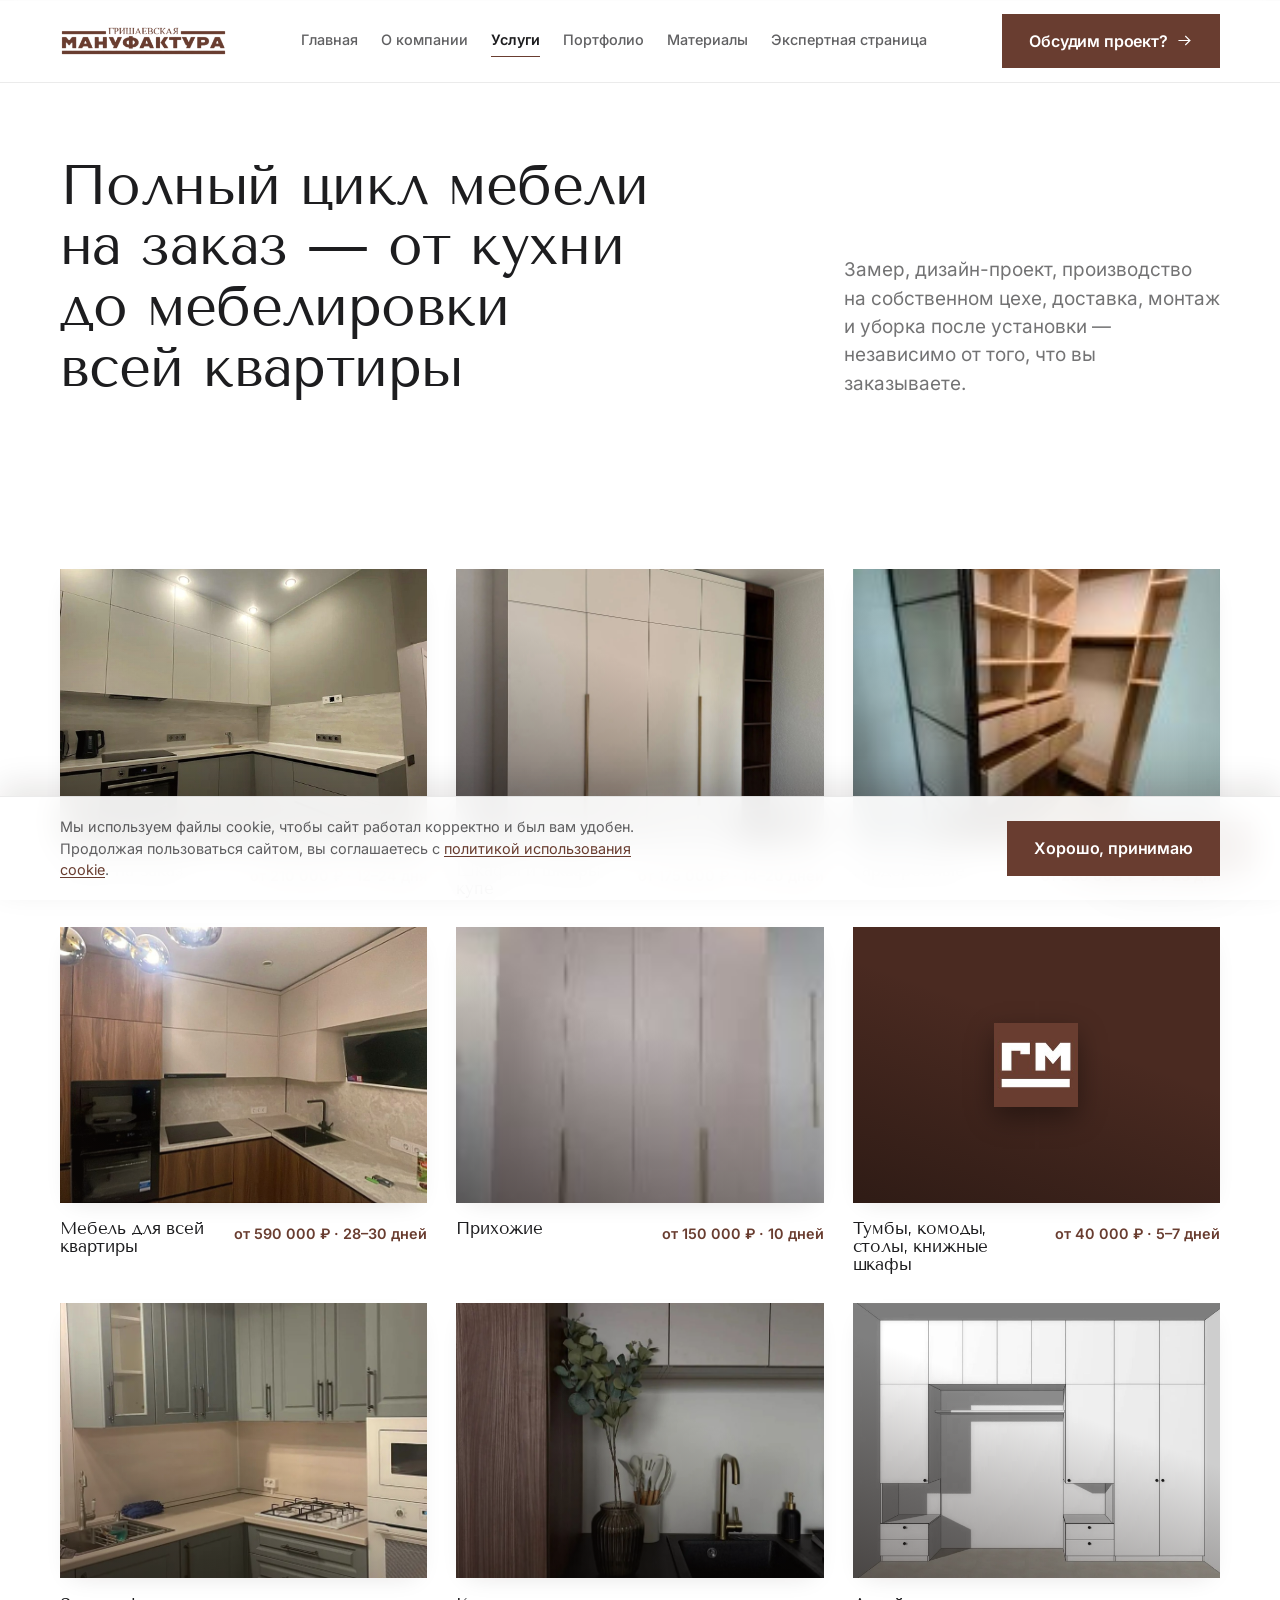
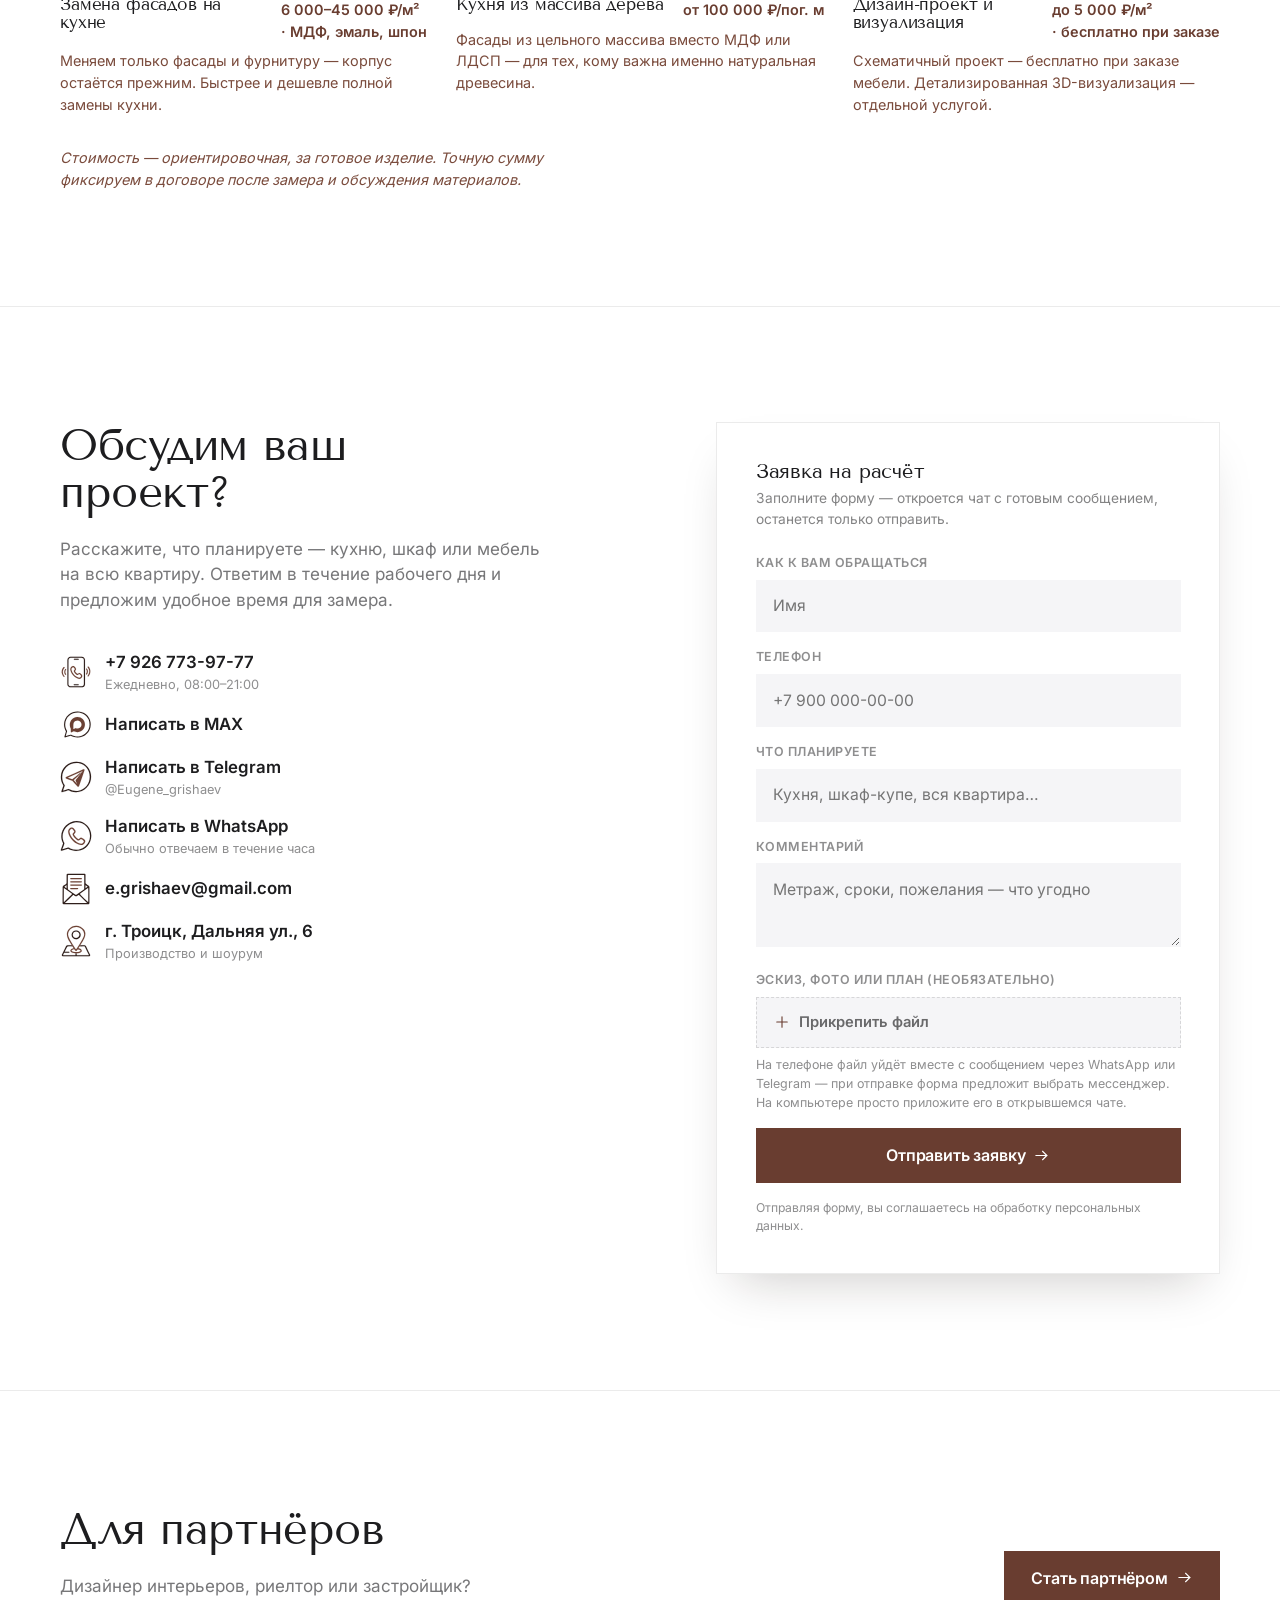
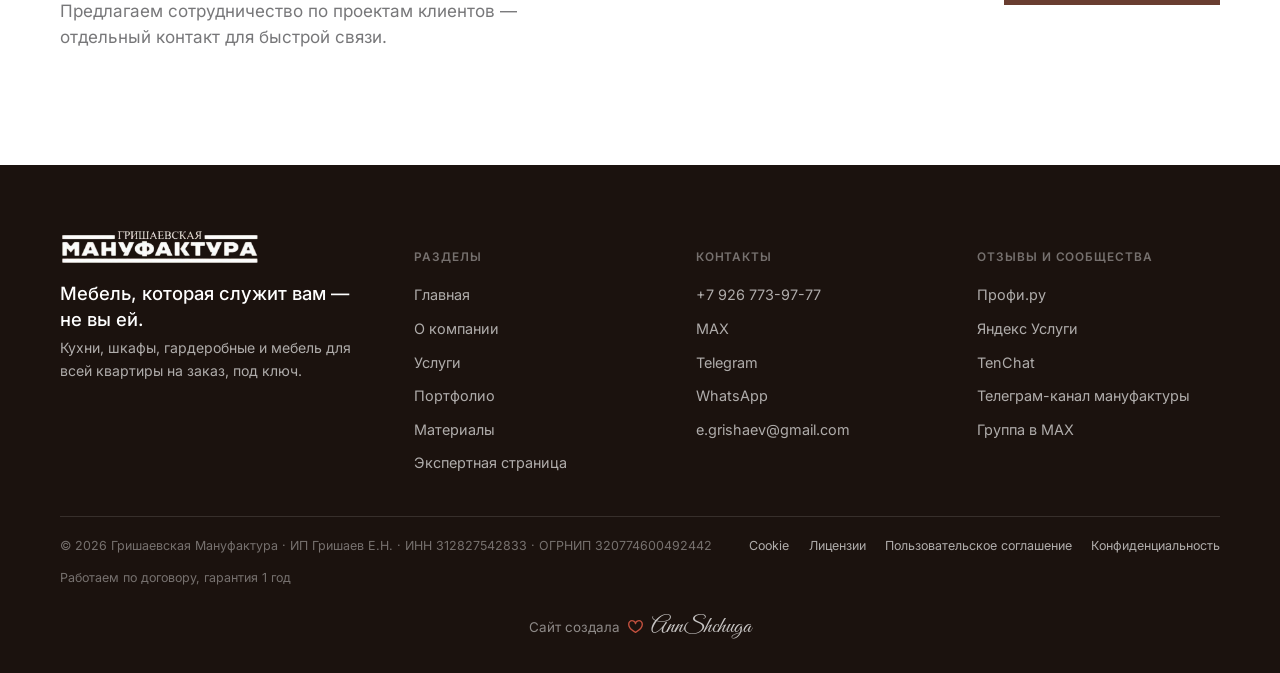
<file: services.html>
<!DOCTYPE html>
<html lang="ru">
<head>
<meta charset="UTF-8">
<meta name="viewport" content="width=device-width, initial-scale=1">
<title>Услуги — Гришаевская Мануфактура</title>
<meta name="description" content="Кухни, шкафы, гардеробные и мебель для всей квартиры на заказ. Полный цикл: замер, проект, производство, монтаж.">
<meta property="og:title" content="Услуги — Гришаевская Мануфактура">
<meta property="og:description" content="Кухни, шкафы, гардеробные и мебель для всей квартиры на заказ. Полный цикл: замер, проект, производство, монтаж.">
<meta property="og:type" content="website">
<meta property="og:image" content="assets/og-image.jpg">
<meta property="og:image:width" content="1200">
<meta property="og:image:height" content="630">
<meta name="twitter:card" content="summary_large_image">
<meta name="twitter:title" content="Услуги — Гришаевская Мануфактура">
<meta name="twitter:description" content="Кухни, шкафы, гардеробные и мебель для всей квартиры на заказ. Полный цикл: замер, проект, производство, монтаж.">
<meta name="twitter:image" content="assets/og-image.jpg">
<link rel="icon" href="data:image/svg+xml,%3Csvg xmlns='http://www.w3.org/2000/svg' viewBox='0 0 32 32'%3E%3Crect width='32' height='32' fill='%23714E44'/%3E%3Ctext x='16' y='22' font-family='Georgia,serif' font-size='18' fill='%23F7F3EE' text-anchor='middle'%3EГМ%3C/text%3E%3C/svg%3E">
<link rel="icon" href="assets/favicon-32.png" sizes="32x32" type="image/png">
<link rel="apple-touch-icon" href="assets/apple-touch-icon.png">
<link rel="stylesheet" href="css/style.css">
</head>
<body>

<!-- ============================= SVG ICON SPRITE ============================= -->
<svg width="0" height="0" style="position:absolute" aria-hidden="true">
<defs>
  <symbol id="icon-shield" viewBox="0 0 24 24" fill="none" stroke="currentColor" stroke-width="1.5" stroke-linecap="round" stroke-linejoin="round">
    <path d="M12 3l8 3.2v5.4c0 5-3.5 8-8 9.4-4.5-1.4-8-4.4-8-9.4V6.2z"/><path d="M8.8 12l2.2 2.2 4.2-4.4"/>
  </symbol>
  <symbol id="icon-star" viewBox="0 0 24 24" fill="currentColor" stroke="none">
    <path d="M12 2.5l2.9 6.3 6.8.7-5.1 4.6 1.5 6.7L12 17.4 5.9 20.8l1.5-6.7-5.1-4.6 6.8-.7z"/>
  </symbol>
  <symbol id="icon-clock" viewBox="0 0 24 24" fill="none" stroke="currentColor" stroke-width="1.5" stroke-linecap="round" stroke-linejoin="round">
    <circle cx="12" cy="12" r="9"/><path d="M12 7.5V12l3.5 2"/>
  </symbol>
  <symbol id="icon-phone" viewBox="0 0 24 24" fill="none" stroke="currentColor" stroke-width="1.5" stroke-linecap="round" stroke-linejoin="round">
    <path d="M6.6 3h3l1.4 4.4-2.3 1.9a13.2 13.2 0 0 0 6 6l1.9-2.3L21 17.4v3a1.8 1.8 0 0 1-2 1.8C10.4 21.3 4.7 15.6 2.2 7.1A1.8 1.8 0 0 1 4 5z"/>
    <path stroke="var(--walnut)" d="M15.5 2.5a7 7 0 0 1 5 5"/>
    <path stroke="var(--walnut)" d="M15.5 6a3.6 3.6 0 0 1 2.6 2.6"/>
  </symbol>
  <symbol id="icon-chat" viewBox="0 0 24 24" fill="none" stroke="currentColor" stroke-width="1.5" stroke-linecap="round" stroke-linejoin="round">
    <path d="M21 12.2a8.5 8.5 0 1 1-3.6-6.9L21 4l-1.1 4A8.4 8.4 0 0 1 21 12.2Z"/>
    <path stroke="var(--walnut)" fill="var(--walnut)" stroke-width="1.1" d="M9 9.6a3 3 0 1 0 2.3 5L14 15l-.8-2.6a3 3 0 0 0-4.2-2.8Z"/>
  </symbol>
  <symbol id="icon-send" viewBox="0 0 24 24" fill="none" stroke="currentColor" stroke-width="1.5" stroke-linecap="round" stroke-linejoin="round">
    <circle cx="12" cy="12" r="9.5"/>
    <path stroke="var(--walnut)" fill="var(--walnut)" stroke-width="1.1" d="M7.5 12.2 17 7.4l-3.3 9.4-2-3.1-3.6-1Z"/>
  </symbol>
  <symbol id="icon-mail" viewBox="0 0 24 24" fill="none" stroke="currentColor" stroke-width="1.5" stroke-linecap="round" stroke-linejoin="round">
    <rect x="3" y="5.5" width="18" height="13" rx="1"/><path d="M3.5 6.5l8.5 6.5 8.5-6.5"/>
    <path stroke="var(--walnut)" d="M7.5 14.5h4M7.5 16.7h6"/>
  </symbol>
  <symbol id="icon-pin" viewBox="0 0 24 24" fill="none" stroke="currentColor" stroke-width="1.5" stroke-linecap="round" stroke-linejoin="round">
    <path d="M12 22s7-6.7 7-12.6A7 7 0 0 0 5 9.4C5 15.3 12 22 12 22Z"/><circle stroke="var(--walnut)" cx="12" cy="9.4" r="2.4"/>
  </symbol>
  <symbol id="icon-max" viewBox="0 0 24 24" fill="none" stroke="currentColor" stroke-width="1.5" stroke-linecap="round" stroke-linejoin="round">
    <rect x="3" y="3" width="18" height="18" rx="6"/>
    <path stroke="var(--walnut)" d="M7 15.5V9l3.4 4.6L13.8 9v6.5"/>
    <path stroke="var(--walnut)" d="M17.4 9v6.5"/>
  </symbol>
  <symbol id="detail-phone" viewBox="8.0 23.6 213.9 227.0"><g><path fill="#261612" fill-opacity="0.965" stroke="#261612" stroke-width="0.5" stroke-opacity="0.965" d="M 178.32,48.72 c 0.31,45.59 0.46,91.18 0.44,136.78 c -0.28,12.67 -0.31,25.33 -0.09,38 c -0.02,1.25 -0.14,2.48 -0.37,3.71 c -0.99,9.7 -7.89,15.22 -16.82,17.65 c -27.53,1.05 -55.4,0.42 -82.98,0.45 c -12.51,0.69 -23.43,-5.52 -24.61,-18.81 c 0,-58.33 0.04,-116.67 0.1,-175 c 0.64,-13.08 10.02,-20.91 22.5,-22.48 c 26.67,-0.28 53.35,-0.28 80.02,-0.02 c 10.6,1.18 20.44,8.68 21.81,19.72 Z M 62.29,48.04 c -0.53,1.84 -0.83,3.72 -0.91,5.64 c -0.57,56.15 0.08,112.63 -0.24,168.82 c -0.01,2.25 0.38,4.43 1.18,6.53 c 2.82,5.99 7.54,9.03 14.18,9.11 c 27,-0.05 54,-0.1 81,-0.17 c 8.44,-0.25 13.27,-7.59 13.42,-15.47 c 0,-56.67 0,-113.33 0,-170 c 0.05,-10.82 -9.28,-17.04 -19.42,-16.46 c -24.99,0.25 -49.97,0.34 -74.96,0.28 c -7.09,1.04 -11.84,4.94 -14.25,11.72 Z M 99.12,46.97 c 0.25,-2.1 1.43,-3.33 3.55,-3.68 c 9.27,-0.23 18.56,-0.33 27.84,-0.29 c 5.51,0.04 6,7.15 0.83,7.72 c -9.3,-0.04 -18.6,-0.13 -27.9,-0.26 c -2.44,0.06 -3.88,-1.1 -4.32,-3.49 Z"/></g>
<g><path fill="var(--walnut)" fill-opacity="0.965" stroke="var(--walnut)" stroke-width="0.5" stroke-opacity="0.965" d="M 74.04,118 c -0.24,-12.92 15.21,-29.5 27.91,-21.28 c 9.13,9.27 21.03,21.15 6.67,32.29 c -0.73,0.95 -0.81,1.97 -0.25,3.03 c 3.54,6.18 9.95,14.47 16.25,17.9 c 5.1,0.91 8.98,-11.41 19.29,-4.15 c 7.06,5.2 18.7,12.43 15.23,22.84 c -3.92,12.61 -15.42,20.2 -28.62,16.23 c -27.92,-7.72 -53.09,-38.52 -56.48,-66.86 Z M 82.24,118 c 1.56,14.27 10.13,28.31 19.48,38.95 c 9.03,9.84 34.34,30.32 46.33,15.6 c 8.21,-9.24 -0.97,-13.93 -7.52,-19.51 c -4.06,-3.65 -7.9,2.87 -11.19,4.65 c -10.32,4.65 -24.46,-14.98 -28.73,-22.71 c -3.34,-7.05 1.78,-10.35 5.55,-15.36 c 3.2,-4.26 -6.64,-12.94 -8.94,-16.31 c -6.99,-3.94 -15.26,8.34 -14.98,14.69 Z"/></g>
<g><path fill="var(--walnut)" fill-opacity="0.957" stroke="var(--walnut)" stroke-width="0.5" stroke-opacity="0.957" d="M 208.82,139.13 c 0.36,-4.05 0.37,-8.1 0.02,-12.15 c -1.31,-8.58 -4.89,-16.1 -10.72,-22.54 c -3.09,-4.69 3.38,-8.56 6.82,-3.87 c 16.44,18.85 15.7,50.09 -1.91,67.84 c -3.29,1.83 -7.13,-1.38 -5.23,-5.07 c 5.55,-7.82 9.41,-14.54 11.02,-24.21 Z M 13.38,136 c 0.59,-11.96 4.65,-22.6 12.18,-31.92 c 3.19,-5.15 10.71,-3.58 8.41,2.38 c -14.03,14.84 -16.92,35.34 -5.91,52.99 c 2.44,3.03 11.48,12.13 1.46,12.47 c -8.25,-3.37 -17.5,-26.81 -16.14,-35.92 Z M 185.81,150.99 c 0.27,-2.72 3.62,-5.5 4.35,-8.44 c 3.34,-9.75 1.18,-17.64 -4.02,-26.08 c 0.08,-5.53 5.6,-4.94 8.08,-1.11 c 7.77,11.66 6.86,27.6 -1.71,38.6 c -2.68,2.59 -6.73,0.94 -6.7,-2.97 Z M 31.79,137 c -0.27,-7.25 1.8,-13.74 6.21,-19.48 c 2.49,-3.71 8.02,-3.34 7.35,1.81 c -5.4,8.61 -8.08,13.99 -5.11,24.75 c 0.82,4.25 9.51,11.18 2.23,13.72 c -7.2,0.18 -11.16,-15.18 -10.68,-20.8 Z"/></g>
<g><path fill="#261612" fill-opacity="0.075" stroke="#261612" stroke-width="0.5" stroke-opacity="0.075" d="M 62.29,48.04 c 0.78,0.05 1.09,0.49 0.94,1.32 c -0.26,7.13 1.31,15.95 1.15,23.21 c -0.39,1.49 -1.12,0.84 -2.07,1.8 c -0.92,3.57 1.85,17.05 2.02,22.19 c 0.35,1.89 -0.89,1.94 -2.04,2.83 c -0.21,2.07 -0.2,4.14 0.01,6.21 c 1.28,0.88 2.36,0.94 2.09,2.92 c -0.38,3.36 0.53,20.14 -0.64,21.9 c -2.51,1.51 -0.15,2.5 0.5,4.02 c 0.06,2.75 -0.22,5.46 -0.85,8.12 c 1.23,5.74 0.7,11.09 0.89,16.94 c -0.43,1.94 -2.16,0.76 -2.22,2.82 c 0.23,6.55 3.14,26.75 0.94,31.38 c -0.92,4.82 -0.32,10.41 -0.67,14.98 c 0.62,0.56 1.08,1.21 1.39,1.96 c -0.48,4.53 1.32,14.83 -1.41,18.39 c -0.8,-2.1 -1.19,-4.28 -1.18,-6.53 c 0.32,-56.19 -0.33,-112.67 0.24,-168.82 c 0.08,-1.92 0.38,-3.8 0.91,-5.64 Z"/></g>
<g><path fill="#261612" fill-opacity="0.933" stroke="#261612" stroke-width="0.5" stroke-opacity="0.933" d="M 98.08,227.04 c 0.25,-2.01 1.39,-3.11 3.4,-3.28 c 9.61,-0.16 19.22,-0.27 28.83,-0.33 c 5.92,-0.5 6.43,7.1 1.16,7.3 c -10.16,0.18 -20.32,0.1 -30.48,-0.25 c -1.76,-0.46 -2.74,-1.61 -2.91,-3.44 Z"/></g>
<g><path fill="var(--walnut)" fill-opacity="0.114" stroke="var(--walnut)" stroke-width="0.5" stroke-opacity="0.114" d="M 178.32,48.72 c 0.9,0.23 1.37,0.8 1.4,1.72 c -0.06,8.35 -0.08,16.7 -0.06,25.05 c 0.24,1.67 0.46,3.35 0.65,5.02 c 0,8.99 -0.03,17.98 -0.09,26.97 c 0.42,0.98 0.73,2 0.94,3.04 c -0.44,0.62 -0.74,1.3 -0.9,2.03 c 0.03,4.97 0.02,9.94 -0.01,14.91 c 0.08,0.74 0.3,1.43 0.64,2.09 c -0.29,0.64 -0.5,1.31 -0.62,2 c 0.01,22.33 0.03,44.66 0.07,66.98 c -0.36,1.98 -0.6,3.96 -0.71,5.97 c -0.15,7.24 0.51,14.59 -0.01,21.81 c -0.3,0.48 -0.74,0.78 -1.32,0.9 c 0.23,-1.23 0.35,-2.46 0.37,-3.71 c -0.22,-12.67 -0.19,-25.33 0.09,-38 c 0.02,-45.6 -0.13,-91.19 -0.44,-136.78 Z"/></g>
<g><path fill="var(--walnut)" fill-opacity="0.129" stroke="var(--walnut)" stroke-width="0.5" stroke-opacity="0.129" d="M 208.84,126.98 c 0.35,4.05 0.34,8.1 -0.02,12.15 c -1.44,-1.68 -1.29,-6.46 -0.73,-8.57 c 0.26,-0.74 -0.94,-3.99 0.75,-3.58 Z"/></g></symbol>
  <symbol id="detail-whatsapp" viewBox="10.3 12.8 202.4 197.9"><g><path fill="#261612" fill-opacity="0.965" stroke="#261612" stroke-width="0.5" stroke-opacity="0.965" d="M 14.96,201 c 5.02,-13.82 9.98,-27.67 14.88,-41.54 c 0.09,-0.52 0.04,-1.03 -0.15,-1.52 c -44.96,-85.45 54.98,-177.21 136.64,-125.64 c 74.11,49.21 43.7,164.54 -43.87,173.39 c -21.4,1.9 -42.16,-3.05 -60.96,-13.12 c -12.59,3.41 -28.27,9.13 -41.18,13.11 c -3.38,0.24 -5.17,-1.32 -5.36,-4.68 Z M 25.12,194.92 c 3.77,0.8 27.21,-8.34 32.83,-9.58 c 6.09,-2.56 11.71,2.86 17.11,4.97 c 50.66,22.97 107.29,-3.9 122.59,-56.99 c 14.48,-61.22 -32.02,-116.31 -95.11,-107.03 c -59.42,10.07 -95.51,75.86 -64.82,129.62 c 1.71,5.01 -10.12,32.47 -12.6,39.01 Z"/></g>
<g><path fill="var(--walnut)" fill-opacity="0.965" stroke="var(--walnut)" stroke-width="0.5" stroke-opacity="0.965" d="M 61.84,83 c 0.31,-16.61 22.05,-35.82 35.86,-19.04 c 11.19,13.68 17.94,20.82 1.94,35.05 c -1.29,1.65 -1.29,3.32 0.03,5.01 c 1.91,6.36 23.34,30.8 29.39,27.46 c 5.62,-5.17 9.55,-10.73 18.25,-8.12 c 7.74,4.64 25.49,12.33 22.52,24.11 c -7.73,27.43 -34.21,24.57 -54.17,12.3 c -24.97,-13.76 -52.92,-47.56 -53.82,-76.77 Z M 69.89,84 c 3.38,32.35 39.56,72.56 72.77,76.7 c 9.44,1.54 26.37,-14.72 14.89,-20.83 c -3.51,-1.86 -11.64,-9.96 -15.59,-8.48 c -7.93,6.2 -12.72,13.13 -23.4,5.52 c -8.37,-5.92 -34.78,-30.08 -27.15,-41.17 c 3.28,-4.52 12.6,-9.28 7.99,-15.78 c -3.4,-4.07 -10.25,-16.83 -16.77,-13.78 c -6.74,3.44 -13.09,9.66 -12.74,17.82 Z"/></g></symbol>
  <symbol id="detail-telegram" viewBox="12.4 13.6 193.5 194.8"><g><path fill="#261612" fill-opacity="0.965" stroke="#261612" stroke-width="0.5" stroke-opacity="0.965" d="M 16.96,111 c 1.93,-99.97 140.48,-130.88 178.47,-34 c 25.92,73.67 -39.49,146.24 -115.96,122.09 c -5.4,-2.08 -10.72,-4.31 -15.97,-6.71 c -5.73,0.89 -37.66,12.57 -40.54,11.22 c -2.39,-1.18 -3.23,-3.05 -2.51,-5.61 c 1.58,-5.15 12.65,-33.4 11.15,-36.3 c -9.82,-15.48 -14.7,-32.38 -14.64,-50.69 Z M 24.99,112 c 0.17,16.62 4.43,33.45 14.45,46.94 c 1.39,2.05 1.53,4.2 0.44,6.44 c -3.39,9.28 -6.52,18.64 -9.4,28.09 c 0.46,0.9 1.81,0.15 2.52,0.04 c 7.33,-1.85 25.23,-8.65 31.47,-9.29 c 19.36,9.47 33.85,13.75 55.99,11.49 c 94.8,-16.46 97.49,-152.47 3,-169.45 c -51.66,-6.84 -98.94,33.24 -98.47,85.74 Z"/></g>
<g><path fill="var(--walnut)" fill-opacity="0.973" stroke="var(--walnut)" stroke-width="0.5" stroke-opacity="0.973" d="M 46,116 c 0.01,-2.17 1.01,-3.68 3,-4.52 c 34.98,-15.54 69.89,-31.22 104.73,-47.04 c 4.41,-2.37 8.45,1.06 7.03,5.9 c -11.04,32.02 -22.02,64.05 -32.96,96.09 c -1.22,4.32 -5.95,5.65 -9.24,2.52 c -10.51,-11.47 -20.84,-24.21 -31.51,-35.39 c -12.88,-4.39 -25.71,-8.94 -38.49,-13.65 c -1.59,-0.81 -2.45,-2.12 -2.56,-3.91 Z M 122.76,86.81 c -20.22,9.4 -41.07,18.82 -61.47,27.89 c -0.71,0.3 -1.04,0.82 -0.99,1.56 c 8.65,2.84 17.33,5.6 26.04,8.27 c 13.3,-10.77 26.61,-21.54 39.95,-32.28 c 3.75,-2.84 7.53,-5.62 11.36,-8.34 c 2.56,0.13 -1.19,3.8 -1.45,4.79 c -1.19,2.53 -2.72,4.84 -4.59,6.91 c -3.58,3.4 -7.17,6.81 -10.74,10.21 c -6.86,5.99 -13.64,12.06 -20.34,18.2 c -1.92,1.78 -3.72,3.63 -5.41,5.57 c -0.02,0.53 0.14,0.99 0.5,1.38 c 6.7,7.55 13.32,15.15 19.84,22.8 c 0.35,-0.54 0.34,-1.1 -0.04,-1.68 c -1.89,-4.72 -8.58,-16.31 -8.51,-20.6 c 2.83,-5.78 13.18,-17.12 17.3,-23.32 c 3.36,-3.97 6.64,-8.01 9.82,-12.12 c 1.49,-1.86 2.89,-3.8 4.18,-5.81 c 3.46,-4.67 7.07,-9.21 10.84,-13.64 c 0.48,-0.46 0.56,-0.97 0.27,-1.51 c -1.92,0.58 -3.82,1.25 -5.71,2 c -6.84,3.48 -13.79,6.72 -20.85,9.72 Z"/></g>
<g><path fill="var(--walnut)" fill-opacity="0.012" stroke="var(--walnut)" stroke-width="0.5" stroke-opacity="0.012" d="M 122.76,86.81 c 3.31,0.71 1.24,0.59 1.46,2.46 c 0.57,1.08 1.26,2.07 2.07,2.98 c -13.34,10.74 -26.65,21.51 -39.95,32.28 c -8.71,-2.67 -17.39,-5.43 -26.04,-8.27 c -0.05,-0.74 0.28,-1.26 0.99,-1.56 c 20.4,-9.07 41.25,-18.49 61.47,-27.89 Z"/></g>
<g><path fill="var(--walnut)" fill-opacity="0.031" stroke="var(--walnut)" stroke-width="0.5" stroke-opacity="0.031" d="M 120.87,105.82 c 1.19,0.67 2.31,1.45 3.34,2.35 c -4.12,6.2 -14.47,17.54 -17.3,23.32 c -0.07,4.29 6.62,15.88 8.51,20.6 c 0.38,0.58 0.39,1.14 0.04,1.68 c -6.52,-7.65 -13.14,-15.25 -19.84,-22.8 c -0.36,-0.39 -0.52,-0.85 -0.5,-1.38 c 1.69,-1.94 3.49,-3.79 5.41,-5.57 c 6.7,-6.14 13.48,-12.21 20.34,-18.2 Z"/></g>
<g><path fill="var(--walnut)" fill-opacity="0.086" stroke="var(--walnut)" stroke-width="0.5" stroke-opacity="0.086" d="M 131.61,95.61 c 0.78,0.29 1.59,0.44 2.42,0.44 c -3.18,4.11 -6.46,8.15 -9.82,12.12 c -1.03,-0.9 -2.15,-1.68 -3.34,-2.35 c 3.57,-3.4 7.16,-6.81 10.74,-10.21 Z"/></g>
<g><path fill="var(--walnut)" fill-opacity="0.255" stroke="var(--walnut)" stroke-width="0.5" stroke-opacity="0.255" d="M 136.2,88.7 c 0.4,0.87 1.07,1.38 2.01,1.54 c -1.29,2.01 -2.69,3.95 -4.18,5.81 c -0.83,0 -1.64,-0.15 -2.42,-0.44 c 1.87,-2.07 3.4,-4.38 4.59,-6.91 Z"/></g>
<g><path fill="var(--walnut)" fill-opacity="0.063" stroke="var(--walnut)" stroke-width="0.5" stroke-opacity="0.063" d="M 138.21,90.24 c -0.94,-0.16 -1.61,-0.67 -2.01,-1.54 c 0.26,-0.99 4.01,-4.66 1.45,-4.79 c -3.83,2.72 -7.61,5.5 -11.36,8.34 c -0.81,-0.91 -1.5,-1.9 -2.07,-2.98 c -0.22,-1.87 1.85,-1.75 -1.46,-2.46 c 7.06,-3 14.01,-6.24 20.85,-9.72 c 1.89,-0.75 3.79,-1.42 5.71,-2 c 0.29,0.54 0.21,1.05 -0.27,1.51 c -3.77,4.43 -7.38,8.97 -10.84,13.64 Z"/></g></symbol>
  <symbol id="detail-mail" viewBox="12.0 16.2 173.2 196.1"><g><path fill="#261612" fill-opacity="0.961" d="M 16.21,192 c 0.96,-30.41 -0.53,-61.18 0.54,-91.51 c 0.68,-7.43 20.71,-13.41 24.03,-21.05 c 0.16,-17.31 0.23,-34.63 0.21,-51.95 c -0.17,-10.28 14.02,-5.9 20.52,-7.04 c 29.82,0.61 60.29,-0.32 90,0.42 c 3.45,0.83 5.25,3.03 5.4,6.62 c -0.01,17.33 0.05,34.65 0.17,51.97 c 3.16,7.5 22.13,12.78 23.92,21.04 c -0.05,33 -0.05,66 -0.03,99 c -0.16,4.85 -3.4,8.73 -8.47,8.59 c -49.67,0 -99.34,-0.04 -149.01,-0.12 c -8.72,-1.25 -7.15,-9.38 -7.28,-15.97 Z M 48.7,76 c 0.03,6.58 -1.07,37.6 1.46,41.21 c 15.24,11.08 30.55,22.07 45.93,32.97 c 1.53,0.8 3.05,0.81 4.59,0.04 c 14.56,-10.48 29.15,-20.93 43.76,-31.34 c 1.83,-1.13 3.28,-2.61 4.35,-4.43 c 0.19,-22.98 0.29,-45.96 0.29,-68.95 c -0.01,-5.29 -0.13,-10.57 -0.37,-15.84 c -0.33,-1.17 -2.24,-1.29 -3.2,-1.47 c -31.01,-0.18 -62.01,-0.15 -93.02,0.09 c -2.38,-0.21 -3.62,0.87 -3.72,3.22 c 0.01,14.83 -0.02,29.67 -0.07,44.5 Z M 27.64,100.03 c 3.07,3.95 7.95,5.87 11.68,9.16 c 0.48,0.44 0.96,0.48 1.44,0.11 c 0.13,-5.6 0.17,-11.2 0.13,-16.81 c -0.08,-1.41 -0.71,-1.71 -1.89,-0.9 c -4.04,2.49 -7.83,5.3 -11.36,8.44 Z M 156.79,94 c 0.03,4.52 0.05,9.04 0.09,13.56 c 0.21,1.46 0.91,1.72 2.1,0.78 c 1.72,-1.13 10.78,-6.82 10.5,-8.69 c -2.3,-3.18 -7.9,-6.05 -11.14,-8.52 c -1.81,-0.84 -1.57,1.91 -1.55,2.87 Z M 23.65,188 c 0.12,0.82 -0.42,8 2.01,5.26 c 15.37,-14.32 30.5,-28.88 45.4,-43.7 c 1.41,-1.17 2.54,-2.57 3.38,-4.2 c 0.24,-0.97 -1.83,-2.45 -2.41,-3.04 c -15.71,-11.53 -31.53,-22.88 -47.47,-34.06 c -0.47,0.66 -0.66,1.4 -0.55,2.22 c -0.08,25.84 -0.21,51.68 -0.36,77.52 Z M 122.98,145.02 c 3.3,5.86 20.41,20.34 25.75,26.76 c 7.99,7.35 15.81,14.87 23.48,22.56 c 0.26,0.28 0.55,0.36 0.89,0.24 c 0.46,-3.15 0.66,-6.32 0.61,-9.52 c 0.11,-17.52 0.2,-35.04 0.29,-52.56 c 0.02,-8 -0.29,-15.98 -0.94,-23.93 c -0.38,-0.29 -0.76,-0.28 -1.13,0.03 c -15.63,10.89 -31.39,22.7 -46.93,33.75 c -0.84,0.8 -1.51,1.69 -2.02,2.67 Z M 30.01,199.95 c 2.14,0.35 4.3,0.49 6.49,0.41 c 43.02,-0.11 86.04,-0.2 129.05,-0.26 c 0.5,0 0.83,-0.21 1.01,-0.64 c -13.5,-12.98 -26.9,-26.09 -40.18,-39.34 c -3.24,-3.06 -6.52,-6.08 -9.84,-9.04 c -4.85,-3.23 -13.59,11.58 -20.89,7.66 c -3.83,-2.4 -7.58,-4.92 -11.25,-7.56 c -1.86,-1.08 -3.52,-0.84 -4.98,0.73 c -16.4,16.1 -32.87,32.11 -49.41,48.04 Z"/></g>
<g><path fill="var(--walnut)" fill-opacity="0.965" d="M 132.7,54.65 c -1.04,0.27 -2.1,0.41 -3.18,0.4 c -21.1,0 -42.18,-0.11 -63.26,-0.33 c -2.81,-0.66 -3.83,-2.36 -3.05,-5.11 c 1.61,-1.97 3.7,-2.81 6.28,-2.54 c 20.34,0.08 40.68,0.1 61.02,0.06 c 5.07,-0.03 7.09,5.83 2.19,7.52 Z"/></g>
<g><path fill="var(--walnut)" fill-opacity="0.965" d="M 66.11,87.08 c 21.96,-0.13 43.91,-0.14 65.87,-0.04 c 1.11,0.18 1.97,0.72 2.6,1.64 c 1.26,3.22 0.22,5.22 -3.12,5.99 c -21.28,0.05 -42.68,0.35 -63.96,0.05 c -5,0.38 -6.39,-6.03 -1.39,-7.64 Z"/></g>
<g><path fill="var(--walnut)" fill-opacity="0.965" d="M 66.03,67.09 c 22.27,-0.13 44.53,-0.11 66.79,0.05 c 0.69,0.38 1.25,0.91 1.65,1.59 c 0.97,2.62 0.14,4.36 -2.48,5.24 c -21.98,0.13 -43.97,0.11 -65.96,-0.06 c -4.04,-0.58 -3.95,-6.19 0,-6.82 Z"/></g>
<g><path fill="var(--walnut)" fill-opacity="0.969" d="M 62.95,111.99 c -0.26,-3.76 2.44,-4.35 5.55,-4.19 c 13.51,0.02 27.02,-0.01 40.53,-0.07 c 4.81,0.47 4.76,8.19 -2.53,7.5 c -13.34,0.03 -26.67,-0.02 -40.01,-0.15 c -2,-0.09 -3.18,-1.12 -3.54,-3.09 Z"/></g>
<g><path fill="#261612" fill-opacity="0.024" d="M 27.64,100.03 c 3.53,-3.14 7.32,-5.95 11.36,-8.44 c 1.18,-0.81 1.81,-0.51 1.89,0.9 c 0.04,5.61 0,11.21 -0.13,16.81 c -0.48,0.37 -0.96,0.33 -1.44,-0.11 c -3.73,-3.29 -8.61,-5.21 -11.68,-9.16 Z M 156.79,94 c -0.02,-0.96 -0.26,-3.71 1.55,-2.87 c 3.24,2.47 8.84,5.34 11.14,8.52 c 0.28,1.87 -8.78,7.56 -10.5,8.69 c -1.19,0.94 -1.89,0.68 -2.1,-0.78 c -0.04,-4.52 -0.06,-9.04 -0.09,-13.56 Z"/></g>
<g><path fill="var(--walnut)" fill-opacity="0.18" d="M 131.98,87.04 c -21.96,-0.1 -43.91,-0.09 -65.87,0.04 c -0.18,-1.1 3.69,-0.85 4.39,-1.1 c 8,0.13 16,0.11 24,-0.05 c 12.01,-0.05 24.02,0.05 36.02,0.29 c 0.53,0.09 1.7,-0.16 1.46,0.82 Z"/></g>
<g><path fill="var(--walnut)" fill-opacity="0.294" d="M 66.03,73.91 c 21.99,0.17 43.98,0.19 65.96,0.06 c 0.07,1.21 -1.74,1.02 -2.48,1.08 c -9,-0.25 -18.01,-0.23 -27.01,0.03 c -11.69,-0.04 -23.38,-0.13 -35.07,-0.26 c -0.77,0.1 -1.24,-0.2 -1.4,-0.91 Z"/></g>
<g><path fill="var(--walnut)" fill-opacity="0.29" d="M 132.82,67.14 c -22.26,-0.16 -44.52,-0.18 -66.79,-0.05 c 0.16,-0.69 0.62,-1.01 1.36,-0.95 c 21.39,-0.2 42.77,-0.21 64.16,-0.02 c 0.74,-0.02 1.17,0.32 1.27,1.02 Z"/></g>
<g><path fill="var(--walnut)" fill-opacity="0.078" d="M 66.26,54.72 c 21.08,0.22 42.16,0.33 63.26,0.33 c 1.08,0.01 2.14,-0.13 3.18,-0.4 c 0.06,0.82 -0.32,1.26 -1.17,1.33 c -21.33,0.18 -42.66,0.12 -63.98,-0.17 c -0.91,0.15 -1.34,-0.21 -1.29,-1.09 Z"/></g></symbol>
  <symbol id="detail-pin" viewBox="10.0 15.6 193.5 208.2"><g><path fill="#261612" fill-opacity="0.965" stroke="#261612" stroke-width="0.5" stroke-opacity="0.965" d="M 77.93,79 c 1.66,-37.02 55.48,-37.52 59.08,-2.5 c 1.98,39.78 -58.06,42.27 -59.08,2.5 Z M 85.63,80 c 1.56,30.15 50.72,24.51 42.66,-7.67 c -9.41,-23 -43.12,-16.03 -42.66,7.67 Z M 78.89,146.99 c 1.88,1.91 4.06,5.63 4.93,8.13 c -6.89,-0.89 -23.5,-0.48 -31.34,-0.34 c -2.09,0.09 -3.45,1.15 -4.09,3.18 c -4.94,10.19 -9.92,20.36 -14.92,30.51 c 0.31,1.16 2.16,0.78 3.03,0.94 c 8.28,-0.16 16.56,-0.16 24.84,-0.01 c 4.58,1.17 3.48,7.25 -0.83,6.87 c -10.2,0.09 -20.38,0.17 -30.56,0.24 c -3.12,4.23 -4.8,9.02 -7.37,13.53 c -0.57,1.08 -0.25,1.67 0.94,1.78 c 26.28,0.19 52.59,0.2 78.86,-0.16 c 0.71,-0.15 1.09,-0.6 1.13,-1.34 c 0.08,-3.39 0.21,-6.77 0.38,-10.15 c 1.94,-0.43 5.36,-0.9 7.1,0.18 c -0.12,3.65 -0.03,7.29 0.27,10.92 c 0.32,0.41 0.74,0.6 1.27,0.57 c 25.65,0.01 51.3,0.01 76.95,-0.02 c 1.75,0.02 1.16,-1.48 0.65,-2.43 c -8.99,-17.81 -16.96,-36.14 -26.12,-53.85 c -3.56,-1.93 -15.44,-0.96 -19.84,-0.67 c -0.05,-0.42 -0.29,-0.7 -0.7,-0.83 c -3.34,-0.01 -6.68,-0.04 -10.03,-0.08 c -0.92,-0.1 -1.48,0.29 -1.68,1.16 c -0.52,0.01 -1.05,0.04 -1.57,0.09 c -0.07,-0.83 4.11,-7.24 4.99,-8.26 c 9.43,0.1 18.86,0.18 28.29,0.26 c 4.38,0.96 7.43,3.55 9.15,7.74 c 8.39,18.13 16.97,36.16 25.75,54.08 c 2.05,5.46 -2.34,10.24 -7.87,10.11 c -56.35,0.31 -112.66,0.25 -169.01,-0.13 c -6.17,-0.7 -8.66,-6.31 -5.74,-11.7 c 8.64,-17.14 17.06,-34.38 25.26,-51.74 c 2.05,-4.3 4.41,-7.75 9.51,-8.37 c 9.46,-0.11 18.91,-0.18 28.37,-0.21 Z"/></g>
<g><path fill="var(--walnut)" fill-opacity="0.965" stroke="var(--walnut)" stroke-width="0.5" stroke-opacity="0.965" d="M 135.18,146.95 c -0.88,1.02 -5.06,7.43 -4.99,8.26 c -0.69,0.1 -1.21,0.45 -1.55,1.07 c -2.04,3.36 -3.94,6.78 -5.7,10.27 c 0.1,0.62 0.46,0.99 1.08,1.11 c 10.33,1.61 26.54,8.92 18.01,21.91 c -7.2,7.72 -20.31,9.32 -30.25,9.89 c -0.39,0.18 -0.65,0.48 -0.79,0.89 c -1.74,-1.08 -5.16,-0.61 -7.1,-0.18 c -0.66,-0.37 -1.37,-0.64 -2.11,-0.81 c -10.36,-0.78 -25.18,-2.48 -31,-12.41 c -4.1,-10.28 7.2,-16.02 15.26,-18.33 c 1.89,-0.43 3.75,-0.88 5.57,-1.33 c -0.16,-1.74 -6.29,-11.4 -7.79,-12.17 c -0.87,-2.5 -3.05,-6.22 -4.93,-8.13 c -0.04,-0.61 -0.23,-1.18 -0.55,-1.7 c -19.72,-30.42 -47.07,-68.82 -18.4,-102.85 c 27.32,-30.52 73.06,-29.92 97.99,3.11 c 24.79,34.6 -4.15,69.2 -21.78,99.04 c -0.49,0.72 -0.81,1.51 -0.97,2.36 Z M 54.97,77 c 1.81,26.48 32.4,65.96 46.06,89.48 c 1.59,2.39 3.27,4.71 5.05,6.97 c 0.34,0.41 0.78,0.58 1.31,0.5 c 1.99,-2.37 3.86,-4.86 5.59,-7.47 c 15.73,-25 33.41,-50.05 44.72,-77.42 c 9.87,-30.11 -15.44,-58.71 -45.35,-60.8 c -28.83,-2.28 -57.04,18.65 -57.38,48.74 Z M 77.75,181.93 c 0.45,11.36 36.99,11.14 44.62,8.88 c 4.38,-0.8 18.08,-4.64 12.55,-11.13 c -2.85,-2.11 -15.72,-7.38 -18.24,-4.63 c -1.99,2.7 -3.93,5.44 -5.83,8.2 c -6.35,4.89 -10.88,-4.19 -14.01,-8.53 c -2.27,-2.42 -17.65,2.91 -19.09,7.21 Z"/></g>
<g><path fill="var(--walnut)" fill-opacity="0.561" d="M 144.17,154.87 c -4.13,0.11 -8.27,0.2 -12.41,0.25 c 0.2,-0.87 0.76,-1.26 1.68,-1.16 c 3.35,0.04 6.69,0.07 10.03,0.08 c 0.41,0.13 0.65,0.41 0.7,0.83 Z"/></g></symbol>
  <symbol id="detail-max" viewBox="0 0 221 230">
<g><path fill="var(--walnut)" fill-opacity="0.984" stroke="var(--walnut)" stroke-width="0.5" stroke-opacity="0.984" d="M 66.09,114 c 0.23,-30.63 21.83,-54.31 52.47,-56.55 c 64.43,-2.28 78.9,88.88 16.14,106.93 c -15.55,3.98 -25.7,1.16 -40.05,-4.01 c -5.5,2.29 -10.94,4.74 -16.32,7.33 c -3.08,1.06 -4.76,0 -5.03,-3.2 c -0.03,-7.36 -0.04,-14.71 -0.02,-22.06 c -5.16,-9.85 -7.01,-17.03 -7.19,-28.44 Z M 92.08,109.03 c -1.59,0.35 -0.91,3.35 -1.08,4.47 c 0.16,9.84 -0.37,20.02 0.28,29.8 c 0.1,0.33 0.31,0.46 0.63,0.39 c 0.79,0.52 1.61,0.59 2.48,0.19 c 4.06,-1.9 10.27,-7.36 14.84,-6.26 c 11.15,5.09 22.34,3.7 31.81,-4.08 c 25.93,-25.46 -4.67,-65.03 -35.11,-47.23 c -6.92,3.63 -14.95,14.91 -13.85,22.72 Z"/></g>
<g><path fill="#261612" fill-opacity="0.965" stroke="#261612" stroke-width="0.5" stroke-opacity="0.965" d="M 24.78,114 c -0.49,-29.43 10.26,-53.93 32.24,-73.5 c 55.38,-46.43 146.68,-20.47 157.79,54.03 c 12.85,81.44 -70.27,136.04 -141.8,97.96 c -2.3,-0.98 -34.4,10.45 -39.63,11.38 c -4.14,0.55 -6.03,-1.24 -5.66,-5.39 c 3.01,-11.32 6.2,-22.59 9.58,-33.8 c 0.49,-1.36 0.72,-2.75 0.69,-4.18 c -8.1,-14.99 -13.12,-29.16 -13.21,-46.5 Z M 32.62,111 c -0.2,16.56 4.04,31.89 12.71,45.99 c 0.98,1.74 1.18,3.57 0.59,5.49 c -3,10.04 -5.87,20.1 -8.63,30.2 c -0.59,1.6 1.19,1.56 2.16,1.22 c 6.16,-1.87 30.76,-11.12 35.3,-9.26 c 18.8,9.61 34.26,13.75 55.75,12.18 c 60.33,-8.38 92.35,-63.65 71.17,-120.86 c -38.28,-83.95 -167.13,-59.06 -169.05,35.04 Z"/></g>
<g><path fill="var(--walnut)" fill-opacity="0.388" d="M 92.08,109.03 c -0.05,11.56 -0.1,23.12 -0.17,34.66 c -0.32,0.07 -0.53,-0.06 -0.63,-0.39 c -0.65,-9.78 -0.12,-19.96 -0.28,-29.8 c 0.17,-1.12 -0.51,-4.12 1.08,-4.47 Z"/></g>
  </symbol>
  <symbol id="icon-arrow" viewBox="0 0 24 24" fill="none" stroke="currentColor" stroke-width="1.5" stroke-linecap="round" stroke-linejoin="round">
    <path d="M4 12h16M13.5 6l6 6-6 6"/>
  </symbol>
  <symbol id="mark-kitchen" viewBox="18.1 6.5 214.9 263.5"><g><path fill="#261612" fill-opacity="0.953" d="M 57.08,82.92 c 3.35,-4.5 22.31,-4.08 21.51,0.56 c -2.16,5.59 -11.49,2.48 -16.09,3.22 c -2.38,0.11 -4.3,-1.89 -5.42,-3.78 Z M 153.02,160.78 c 10.34,0.5 20.69,0.53 31.04,0.09 c 6.16,0.04 38.76,-0.95 41.91,0.84 c 2.15,1.02 2.64,2.54 1.48,4.56 c -1.1,1.11 -2.34,2.02 -3.73,2.76 c -0.57,0.73 -0.92,1.55 -1.02,2.48 c 0.14,27.33 0.07,54.67 -0.22,82 c -0.06,1.35 0.23,2.61 0.86,3.8 c 1.53,0.37 6.29,3.98 3.9,5.54 c -2.79,3.27 -10.78,1.34 -14.74,1.94 c -61.33,-0.03 -122.67,0.05 -184,0.25 c -1.72,0.01 -3.35,-0.36 -4.9,-1.08 c -2.29,-3.82 3.66,-6.04 3.11,-10.45 c 0.06,-25.01 0.06,-50.01 -0.03,-75.01 c -0.12,-2.33 -0.29,-4.65 -0.51,-6.96 c -0.79,-2.1 -1.71,-4.14 -2.75,-6.13 c -0.12,-1.89 0.73,-3.04 2.56,-3.43 c 16.5,-0.1 33,-0.29 49.51,-0.55 c 3.24,-0.14 5,-1.57 3.44,-4.81 c -1.93,-1.47 -4.39,-0.5 -6.58,-1.24 c -0.93,-0.25 -1.47,-0.86 -1.6,-1.82 c -1.01,-5.51 4.35,-4.76 7.76,-5.75 c 0.42,-0.41 0.73,-0.9 0.93,-1.46 c 0.34,-5.6 0.55,-11.22 0.64,-16.85 c 4.6,-23.11 33.83,-6.37 24.2,5.24 c -4.61,1.21 -4.51,-4.62 -6.32,-7.25 c -4.17,-5.2 -11.03,-2.46 -11.08,4.01 c -0.08,9 -0.05,17.99 0.08,26.99 c 0.2,2.1 1.38,3.03 3.54,2.78 c 20.83,-0.19 41.71,0.16 62.52,-0.49 Z M 33.07,172.08 c 1.39,2.2 2.11,2.36 4.55,2.69 c 33.59,0.03 67.29,-0.01 100.85,-0.37 c 5.09,-0.6 4.29,-6.21 -0.96,-6.1 c -29,0 -58.01,0.01 -87.01,0.05 c -2.62,0.23 -14.94,-0.52 -16.42,1.36 c -0.37,0.78 -0.7,1.56 -1.01,2.37 Z M 148.34,185 c 0.34,2.14 0.74,3.05 3.16,3.01 c 20.66,0.03 41.32,-0.03 61.98,-0.17 c 1.33,-0.21 2.06,-1.01 2.16,-2.39 c 0.22,-4.96 0.22,-9.91 0,-14.87 c -0.24,-2.22 -2.35,-2.27 -4.13,-2.36 c -20.27,-0.12 -40.53,-0.02 -60.79,0.3 c -1.41,0.37 -2.14,1.29 -2.19,2.76 c -0.14,4.57 -0.21,9.15 -0.19,13.72 Z M 158.19,177.95 c 1.32,-1.81 3.08,-2.83 5.3,-3.04 c 6.92,0.65 37.86,-1.62 41.7,1.54 c 2.88,2.34 -1.17,5.37 -3.69,5.34 c -5.71,-0.07 -37.76,0.91 -40.38,-0.49 c -1.41,-0.75 -2.38,-1.87 -2.93,-3.35 Z M 33.55,207 c 0.01,11.17 0.1,22.34 0.27,33.51 c 0.13,4.12 0.62,4.43 4.67,4.49 c 12.34,0.01 24.68,-0.02 37.02,-0.09 c 3.26,0.33 4.75,-1.14 4.45,-4.4 c 0.15,-18.68 0.15,-37.35 -0.01,-56.02 c -0.08,-2.18 -1.23,-3.23 -3.44,-3.15 c -12.92,-0.33 -25.83,-0.33 -38.75,-0.02 c -2.44,-0.27 -3.76,0.79 -3.96,3.18 c -0.01,7.5 -0.09,15 -0.25,22.5 Z M 86.82,212 c 0.09,9.83 0.14,19.67 0.15,29.5 c 0.01,3.03 1.94,3.4 4.52,3.37 c 15.98,0.09 31.95,-0.01 47.92,-0.27 c 2.08,-0.35 2.34,-2.32 2.36,-4.09 c 0,-18.67 0,-37.33 0.01,-56 c 0.21,-2.68 -2.03,-3.46 -4.28,-3.33 c -15.33,0.18 -30.67,0.12 -46.01,-0.16 c -2.85,-0.06 -4.47,0.26 -4.51,3.48 c 0.04,9.17 -0.01,18.33 -0.16,27.5 Z M 148.37,197 c 0.2,14.67 0.24,29.33 0.13,44 c -0.06,1.37 0.42,2.49 1.45,3.36 c 20.84,0.29 41.69,0.38 62.55,0.28 c 2.58,-0.13 3.69,-1.51 3.31,-4.13 c -0.1,-14.01 -0.11,-28.02 -0.03,-42.03 c 0.02,-2.88 -1.4,-4.11 -4.28,-3.69 c -20,0.31 -40,0.19 -60,-0.37 c -1.75,0.01 -2.8,0.87 -3.13,2.58 Z M 33.29,253.89 c 0.26,3.7 1.84,4.23 5.2,4.3 c 57.67,-0.07 115.34,-0.1 173.01,-0.09 c 6.3,0.82 6.61,-7.35 0.01,-6.69 c -58.01,0.6 -116.01,-0.09 -174.02,0.06 c -1.96,-0.13 -3.36,0.67 -4.2,2.42 Z"/></g>
<g><path fill="#261612" fill-opacity="0.945" d="M 54.89,117.68 c -2.37,-1.09 -4.73,-1.08 -7.08,0.05 c 0.24,-5.4 0.32,-10.82 0.24,-16.25 c 0.06,-0.63 -0.14,-1.16 -0.58,-1.59 c -5.99,-0.27 -11.98,-0.55 -17.98,-0.83 c -1.79,-0.5 -2.73,-1.68 -2.84,-3.54 c 0.24,-26.35 0.34,-52.69 0.29,-79.03 c 0.61,-2.99 2.46,-4.44 5.55,-4.35 c 59.34,-0.19 118.67,-0.41 178.01,-0.63 c 2.83,-0.17 4.29,1.13 4.38,3.88 c -1,4.5 -6.58,1.36 -6.58,4.22 c -0.12,13.2 -0.08,26.41 0.12,39.61 c 0.34,1.45 3.61,1.31 4.68,2.01 c 4.4,3.06 10.54,15.32 14.12,20.11 c 1.16,1.85 1.21,3.73 0.15,5.63 c -1.15,1.68 -4.1,1.47 -5.87,1.52 c -24.67,-0.06 -49.34,-0.14 -74.02,-0.24 c -3.07,-0.68 -4.1,-2.54 -3.1,-5.58 c 4.62,-7.18 9.8,-13.94 15.52,-20.28 c 1.52,-2.23 6.64,-1.07 6.78,-3.01 c 0.12,-13.26 0.14,-26.52 0.04,-39.78 c -0.32,-1.09 -1.07,-1.52 -2.25,-1.31 c -8.27,-0.2 -16.54,-0.22 -24.81,-0.08 c -0.74,0.54 -1.09,1.28 -1.06,2.22 c -0.5,24.33 0.24,48.73 0.17,73.07 c -0.06,4.14 -2.15,6 -6.27,5.59 c -25.58,0.12 -51.16,0.21 -76.74,0.28 c -0.61,0.55 -0.88,1.25 -0.78,2.11 c -0.04,5.4 -0.07,10.8 -0.09,16.2 Z M 83.84,81.01 c 1.61,0.3 1.04,-1.81 1.6,-2.64 c 1.13,1.76 2.75,2.65 4.87,2.64 c 0.29,3.17 0.39,6.34 0.31,9.52 c -0.04,0.95 0.33,1.64 1.13,2.09 c 13.09,-0.05 26.18,-0.14 39.25,-0.25 c 0.56,-0.49 0.81,-1.12 0.75,-1.88 c 0.19,-23.34 0.24,-46.67 0.15,-70 c 0.07,-0.81 -0.21,-1.45 -0.84,-1.93 c -9.51,-0.19 -19.03,-0.28 -28.56,-0.27 c -3.82,-0.05 -7.63,0.09 -11.42,0.43 c -0.56,0.83 -0.79,1.76 -0.68,2.79 c 0.07,11.16 0.07,22.33 -0.02,33.5 c -0.88,-0.28 -1.55,-0.84 -1.99,-1.67 c -0.2,1.2 -0.5,2.39 -0.9,3.55 c -0.77,0.62 -1.05,1.69 -2.12,0.92 c -0.1,-3.12 -0.14,-6.25 -0.11,-9.39 c 0.02,-0.93 -0.42,-1.41 -1.32,-1.43 c 0.02,-8.83 0,-17.65 -0.06,-26.48 c 0.05,-0.56 -0.13,-1.02 -0.54,-1.38 c -14.74,-1.91 -32.84,-0.59 -47.91,-0.41 c -1.52,0.27 -2.11,1.19 -1.77,2.76 c -0.08,22.67 -0.03,45.35 0.15,68.02 c 0.02,1.27 -0.18,3.42 1.75,3.12 c 3.32,0.02 6.63,0.05 9.94,0.08 c 12.35,-0.36 24.69,-0.5 37.03,-0.42 c 0.56,-0.15 0.93,-0.49 1.1,-1.03 c 0.03,-3.41 0.1,-6.83 0.21,-10.24 Z M 173.6,52 c 0.32,1.55 -0.41,7.27 0.94,8.01 c 8.33,0.53 16.66,0.59 25,0.16 c 0.61,0 1.1,-0.25 1.47,-0.74 c 0.28,-2.63 0.46,-5.28 0.55,-7.94 c 0.08,-10.33 0.06,-20.67 -0.06,-31 c 0.07,-0.7 -0.1,-1.31 -0.52,-1.85 c -5.47,-0.5 -10.97,-0.7 -16.48,-0.62 c -1.67,0.24 -9.52,-0.38 -10.36,0.66 c -0.3,0.91 -0.43,1.85 -0.37,2.82 c 0.04,10.17 -0.01,20.33 -0.17,30.5 Z M 154.19,81.76 c 19.1,0.13 38.2,0.14 57.31,0.02 c 0.9,-0.21 7.45,0.25 6.98,-1.25 c -2.17,-3.27 -6.68,-10.79 -9.27,-13.18 c -13.64,-0.81 -28.87,-0.02 -42.72,-0.3 c -1.15,-0.11 -2.15,0.22 -2.98,1 c -1.86,2.5 -9.1,11.27 -9.32,13.71 Z M 104.34,82.99 c 1.27,-5.08 13.3,-2.16 17.17,-2.98 c 4.48,-0.47 6.53,5.09 1.81,6.54 c -5.28,0.2 -10.57,0.13 -15.85,-0.22 c -1.98,-0.23 -3.03,-1.34 -3.13,-3.34 Z"/></g>
<g><path fill="#261612" fill-opacity="0.024" d="M 148.37,197 c 0.33,-1.71 1.38,-2.57 3.13,-2.58 c 20,0.56 40,0.68 60,0.37 c 2.88,-0.42 4.3,0.81 4.28,3.69 c -0.08,14.01 -0.07,28.02 0.03,42.03 c 0.38,2.62 -0.73,4 -3.31,4.13 c -20.86,0.1 -41.71,0.01 -62.55,-0.28 c -1.03,-0.87 -1.51,-1.99 -1.45,-3.36 c 0.11,-14.67 0.07,-29.33 -0.13,-44 Z M 156.64,228 c 0.33,2.38 -1.11,7.95 2.36,8.46 c 14.83,0.49 29.66,0.61 44.5,0.35 c 2.52,0.23 4,-0.87 4.45,-3.3 c 0.01,-9.34 0.02,-18.68 0.02,-28.01 c 0.13,-3.13 -1.36,-4.61 -4.47,-4.46 c -14,-0.1 -28,-0.08 -42,0.07 c -3.32,-0.38 -4.93,1.08 -4.85,4.39 c 0.09,7.5 0.09,15 -0.01,22.5 Z"/></g>
<g><path fill="#261612" fill-opacity="0.02" d="M 33.29,253.89 c 0.84,-1.75 2.24,-2.55 4.2,-2.42 c 58.01,-0.15 116.01,0.54 174.02,-0.06 c 6.6,-0.66 6.29,7.51 -0.01,6.69 c -57.67,-0.01 -115.34,0.02 -173.01,0.09 c -3.36,-0.07 -4.94,-0.6 -5.2,-4.3 Z"/></g>
<g><path fill="#261612" fill-opacity="0.024" d="M 148.34,185 c -0.02,-4.57 0.05,-9.15 0.19,-13.72 c 0.05,-1.47 0.78,-2.39 2.19,-2.76 c 20.26,-0.32 40.52,-0.42 60.79,-0.3 c 1.78,0.09 3.89,0.14 4.13,2.36 c 0.22,4.96 0.22,9.91 0,14.87 c -0.1,1.38 -0.83,2.18 -2.16,2.39 c -20.66,0.14 -41.32,0.2 -61.98,0.17 c -2.42,0.04 -2.82,-0.87 -3.16,-3.01 Z M 158.19,177.95 c 0.55,1.48 1.52,2.6 2.93,3.35 c 2.62,1.4 34.67,0.42 40.38,0.49 c 2.52,0.03 6.57,-3 3.69,-5.34 c -3.84,-3.16 -34.78,-0.89 -41.7,-1.54 c -2.22,0.21 -3.98,1.23 -5.3,3.04 Z"/></g>
<g><path fill="#261612" fill-opacity="0.043" d="M 33.07,172.08 c 0.31,-0.81 0.64,-1.59 1.01,-2.37 c 1.48,-1.88 13.8,-1.13 16.42,-1.36 c 29,-0.04 58.01,-0.05 87.01,-0.05 c 5.25,-0.11 6.05,5.5 0.96,6.1 c -33.56,0.36 -67.26,0.4 -100.85,0.37 c -2.44,-0.33 -3.16,-0.49 -4.55,-2.69 Z"/></g>
<g><path fill="#261612" fill-opacity="0.976" d="M 156.64,228 c 0.1,-7.5 0.1,-15 0.01,-22.5 c -0.08,-3.31 1.53,-4.77 4.85,-4.39 c 14,-0.15 28,-0.17 42,-0.07 c 3.11,-0.15 4.6,1.33 4.47,4.46 c 0,9.33 -0.01,18.67 -0.02,28.01 c -0.45,2.43 -1.93,3.53 -4.45,3.3 c -14.84,0.26 -29.67,0.14 -44.5,-0.35 c -3.47,-0.51 -2.03,-6.08 -2.36,-8.46 Z M 163.35,226.99 c -0.01,1.82 -0.17,3.14 2.13,2.98 c 11.64,0.09 23.27,0.06 34.9,-0.08 c 0.47,-0.33 0.69,-0.79 0.64,-1.37 c -0.01,-6.62 -0.07,-13.25 -0.2,-19.86 c -0.3,-0.48 -0.74,-0.7 -1.31,-0.67 c -11.63,-0.04 -23.27,0.02 -34.9,0.17 c -0.77,0.45 -1.14,1.13 -1.1,2.05 c -0.07,5.59 -0.12,11.19 -0.16,16.78 Z"/></g>
<g><path fill="var(--walnut)" fill-opacity="0.988" d="M 163.35,226.99 c 0.04,-5.59 0.09,-11.19 0.16,-16.78 c -0.04,-0.92 0.33,-1.6 1.1,-2.05 c 11.63,-0.15 23.27,-0.21 34.9,-0.17 c 0.57,-0.03 1.01,0.19 1.31,0.67 c 0.13,6.61 0.19,13.24 0.2,19.86 c 0.05,0.58 -0.17,1.04 -0.64,1.37 c -11.63,0.14 -23.26,0.17 -34.9,0.08 c -2.3,0.16 -2.14,-1.16 -2.13,-2.98 Z"/></g>
<g><path fill="var(--walnut)" fill-opacity="0.02" d="M 177.56,156.7 c -3.48,0.74 -15.04,0.61 -18.52,-0.11 c -3.56,-1.58 -1.76,-9.74 -1.69,-12.8 c 0.6,-0.54 1.31,-0.76 2.14,-0.68 c 6.3,-0.19 12.61,-0.14 18.91,0.18 c 0.48,0.01 0.86,0.21 1.15,0.59 c 0.15,3.29 1.81,11.03 -1.99,12.82 Z"/></g>
<g><path fill="var(--walnut)" fill-opacity="0.957" d="M 184.14,159.98 c -0.51,-0.99 -1.24,-1.79 -2.18,-2.39 c -0.82,0.05 -1.65,0.19 -2.48,0.43 c -0.84,-0.14 -1.48,-0.59 -1.92,-1.32 c 3.8,-1.79 2.14,-9.53 1.99,-12.82 c -0.29,-0.38 -0.67,-0.58 -1.15,-0.59 c -6.3,-0.32 -12.61,-0.37 -18.91,-0.18 c -0.83,-0.08 -1.54,0.14 -2.14,0.68 c -0.07,3.06 -1.87,11.22 1.69,12.8 c -1.75,1.83 -4.35,1.36 -6.47,2.56 c -0.92,-0.9 -1.55,-1.97 -1.9,-3.2 c -0.55,-2.55 0.38,-9.35 -0.95,-11.22 c -1.5,-0.27 -2.87,-0.86 -4.09,-1.77 c -1.23,-1.9 -1.1,-3.68 0.39,-5.36 c 2.26,-1.11 9.55,-1.7 12.32,-1.75 c 0.89,-1.54 1.67,-3.15 2.34,-4.83 c 2.71,-5.02 13.73,-4.88 15.82,0.97 c 0.37,1.28 0.8,2.53 1.28,3.75 c 3.92,0.21 7.83,0.62 11.73,1.22 c 1.75,0.52 2.63,1.7 2.63,3.54 c 0.09,4.34 -3.63,2.84 -5.17,5.03 c -0.2,3.59 -0.37,7.18 -0.51,10.77 c -0.46,1.41 -1.23,2.64 -2.32,3.68 Z M 166.22,135.01 c -0.18,1.51 3.1,1.59 3.87,0.41 c 0.17,-3.18 -3.03,-2.48 -3.87,-0.41 Z"/></g>
<g><path fill="#261612" fill-opacity="0.867" d="M 83.94,46.99 c 0.9,0.02 1.34,0.5 1.32,1.43 c -0.03,3.14 0.01,6.27 0.11,9.39 c 1.07,0.77 1.35,-0.3 2.12,-0.92 c 0.4,-1.16 0.7,-2.35 0.9,-3.55 c 0.44,0.83 1.11,1.39 1.99,1.67 c -0.22,8.67 -0.24,17.34 -0.07,26 c -2.12,0.01 -3.74,-0.88 -4.87,-2.64 c -0.56,0.83 0.01,2.94 -1.6,2.64 c 0.18,-11.34 0.21,-22.68 0.1,-34.02 Z"/></g>
<g><path fill="#261612" fill-opacity="0.102" d="M 72.35,155.38 c 2.19,0.74 4.65,-0.23 6.58,1.24 c 1.56,3.24 -0.2,4.67 -3.44,4.81 c -16.51,0.26 -33.01,0.45 -49.51,0.55 c 0.19,-1.9 3.27,-0.74 4.5,-1.2 c 0.98,-0.37 1.99,-0.62 3.02,-0.76 c 12.34,0.15 24.67,0.11 37,-0.12 c 0.18,-0.16 0.36,-0.32 0.55,-0.48 c 0.21,-1.42 -0.88,-3.66 1.3,-4.04 Z"/></g>
<g><path fill="var(--walnut)" fill-opacity="0.953" d="M 159.04,156.59 c 3.48,0.72 15.04,0.85 18.52,0.11 c 0.44,0.73 1.08,1.18 1.92,1.32 c 0.83,-0.24 1.66,-0.38 2.48,-0.43 c 0.94,0.6 1.67,1.4 2.18,2.39 c -0.03,0.29 -0.05,0.59 -0.08,0.89 c -10.35,0.44 -20.7,0.41 -31.04,-0.09 c -0.04,-0.57 -0.19,-1.12 -0.45,-1.63 c 2.12,-1.2 4.72,-0.73 6.47,-2.56 Z"/></g>
<g><path fill="#261612" fill-opacity="0.925" d="M 94.91,202 c 0.87,-3.48 -2.45,-15.82 4.19,-14.33 c 3.63,1.03 2.05,12.81 2.23,15.89 c -1.21,3.85 -7.03,2.86 -6.42,-1.56 Z"/></g>
<g><path fill="var(--walnut)" fill-opacity="0.333" d="M 166.22,135.01 c 0.84,-2.07 4.04,-2.77 3.87,0.41 c -0.77,1.18 -4.05,1.1 -3.87,-0.41 Z"/></g>
<g><path fill="var(--walnut)" fill-opacity="0.957" d="M 54.89,117.68 c 3.22,2.92 12.38,14.09 5.51,17.12 c -5.63,0.24 -11.27,0.32 -16.91,0.25 c -9.17,-0.47 1.85,-14.53 4.32,-17.32 c 2.35,-1.13 4.71,-1.14 7.08,-0.05 Z M 48.08,127.98 c 0.19,1.32 7.37,2.06 7.06,-0.41 c -2.59,-5.41 -5.09,-5.38 -7.06,0.41 Z"/></g>
<g><path fill="var(--walnut)" fill-opacity="0.235" d="M 48.08,127.98 c 1.97,-5.79 4.47,-5.82 7.06,-0.41 c 0.31,2.47 -6.87,1.73 -7.06,0.41 Z"/></g></symbol>
  <symbol id="mark-wardrobe" viewBox="14.6 0 196.9 274.3"><g><path fill="#261612" fill-opacity="0.953" d="M 21.02,0 c 61.65,0 123.31,0 184.96,0 c 0.98,1.92 1.1,3.3 1.08,5.5 c 0.1,80.67 0.12,161.33 0.09,242 c 0.02,3.21 -1.53,5.15 -4.64,5.84 c -2.33,-0.04 -4.61,0.25 -6.84,0.87 c -2.53,4.74 3.46,12.52 -2.54,15.63 c -8.15,-1.72 -2.26,-15.3 -8.64,-15.96 c -1.99,-0.11 -3.99,-0.16 -5.99,-0.14 c -45.67,-0.1 -91.34,-0.12 -137.01,-0.06 c -1.54,-0.09 -2.5,0.61 -2.89,2.09 c -0.52,3.85 -1.19,7.66 -2.03,11.43 c -3.62,4.71 -6.57,1.22 -6.18,-3.24 c 0.47,-2.8 1.33,-7.58 0.45,-10.24 c -2.45,0.08 -4.91,-0.08 -7.38,-0.48 c -3.27,-0.63 -4.47,-3.72 -4.29,-6.74 c 0.1,-79.67 -0.54,-159.33 0.41,-239 c -0.22,-2.65 0.26,-5.15 1.44,-7.5 Z M 26.03,221 c -0.01,7.46 0.06,14.91 0.21,22.37 c 0.16,1.42 0.92,2.34 2.27,2.75 c 23.99,0.38 47.99,0.41 71.99,0.1 c 4.16,-0.1 4.68,-0.5 4.71,-4.72 c -0.15,-77.99 0.09,-156 -0.01,-234 c 0.06,-1.2 -0.26,-2.28 -0.96,-3.22 c -1.89,-0.38 -3.8,-0.51 -5.74,-0.41 c -22.67,0.08 -45.35,0.24 -68.02,0.48 c -2.38,-0.26 -3.65,0.78 -3.8,3.15 c -1.17,70.95 -0.14,142.47 -0.65,213.5 Z M 111.85,7.15 c 1.33,1.71 0.91,2.82 3.65,2.81 c 25,0.09 50.01,0.09 75.02,0.02 c 1.71,0.09 2.86,0.94 3.44,2.57 c 0.26,4.3 0.37,8.62 0.33,12.95 c -0.23,72 -0.25,144.01 -0.06,216.01 c -0.11,3.53 1.6,6.74 5.34,3.66 c 0.46,-2.2 0.63,-4.42 0.51,-6.67 c -0.05,-77.9 -0.21,-155.8 -0.48,-233.69 c -1.29,-1.54 -5.23,-0.89 -7.1,-1.12 c -25,-0.09 -50,-0.12 -75,-0.07 c -2.75,0.17 -5.19,0.3 -5.65,3.53 Z M 112.48,27 c 0.17,2.41 -0.51,6.18 3.01,6.07 c 11.79,-0.12 23.45,1.17 35.01,-1.18 c 11.42,2.27 22.41,0.83 33.99,1.19 c 1.73,0.01 2.66,-0.85 2.78,-2.58 c 0.31,-3.59 0.39,-7.18 0.23,-10.79 c -0.08,-1.94 -1.08,-2.9 -3,-2.88 c -23,-0.14 -46,-0.1 -68.99,0.12 c -1.34,-0.14 -2.19,0.42 -2.55,1.68 c -0.39,2.77 -0.55,5.56 -0.48,8.37 Z M 112.48,52 c 0.37,39.17 0.49,78.34 0.36,117.51 c -0.25,2.69 0.96,3.97 3.66,3.84 c 12.3,0.41 25.72,0.76 37.91,-0.59 c 2.34,-0.59 2.21,-2.15 2.28,-4.25 c -0.42,-26.34 -1.03,-52.68 -1.83,-79.01 c -0.24,-3.63 -0.64,-7.24 -1.22,-10.82 c -5.13,-11.58 -26.59,-5.43 -33.31,-9.52 c -4.3,-3.4 8.96,-8.15 10.66,-9.5 c 4.09,-4.05 21.7,-12.56 20.87,-18.7 c -1.45,-0.11 -2.9,-0.38 -4.36,-0.8 c -10.96,-0.1 -21.92,-0.04 -32.87,0.17 c -1.02,0.39 -1.63,1.12 -1.84,2.2 c -0.15,3.16 -0.26,6.31 -0.31,9.47 Z M 149.1,180.19 c -10.87,0.3 -21.74,0.32 -32.6,0.05 c -3.21,0.03 -4.41,1.63 -3.62,4.78 c 0.38,0.58 0.93,0.86 1.64,0.83 c 22.32,-0.11 44.65,-0.13 66.98,-0.05 c 2.15,-0.13 4.94,0.47 5.48,-2.34 c 0.22,-3.65 0.4,-7.3 0.56,-10.96 c -0.87,-43.31 0.75,-86.69 -0.55,-129.98 c -0.2,-1.42 -1.04,-2.17 -2.5,-2.24 c -7.33,-0.09 -14.65,-0.09 -21.98,0.01 c -3.02,0.1 -3.26,4.79 -4.76,6.76 c -0.32,0.89 -3.64,4.78 -2.67,5.62 c 8.92,5.39 22.13,5.34 24.89,17.82 c 2.01,28.36 1.98,58.45 2.87,87 c -0.7,4.19 -3.16,6.61 -7.36,7.29 c -2.52,0.64 -9.42,-0.43 -11.17,1.01 c -0.4,13.97 -0.99,14.3 -15.21,14.4 Z M 137.11,63.84 c 10.75,2.63 24.56,2.75 24.78,17.66 c 0.79,24.65 1.48,49.31 2.06,73.96 c 0.17,1.52 1.02,2.32 2.56,2.4 c 2.61,0.57 5.2,0.47 7.76,-0.32 c 1.04,-0.72 1.57,-1.73 1.6,-3.04 c -0.73,-27.36 -1.41,-54.69 -2.82,-82.01 c -0.82,-9.47 -18.2,-10.75 -25.09,-13.81 c -4.05,-0.34 -7.87,2.96 -10.85,5.16 Z M 112.77,204 c -0.02,3.16 0.06,6.31 0.24,9.46 c 0.26,1.38 1.1,2.16 2.49,2.34 c 23.01,0.07 46.01,0.02 69.01,-0.15 c 1.78,-0.27 2.68,-1.32 2.7,-3.14 c -0.24,-5.15 0.76,-14.01 -0.52,-18.68 c -0.6,-0.6 -1.33,-0.92 -2.2,-0.96 c -23.3,-0.09 -46.59,0 -69.88,0.29 c -0.89,0.08 -1.38,0.57 -1.47,1.46 c -0.32,3.11 -0.44,6.24 -0.37,9.38 Z M 112.75,233 c -0.05,3.8 0.08,7.6 0.39,11.38 c 0.32,1.2 1.12,1.72 2.41,1.58 c 22.65,0.21 45.3,0.27 67.96,0.16 c 2.17,0.32 3.37,-0.56 3.59,-2.66 c -0.04,-5.34 0.89,-14.75 -0.42,-19.62 c -0.6,-0.57 -1.34,-0.87 -2.19,-0.88 c -22.98,-0.16 -45.97,-0.18 -68.95,-0.06 c -0.88,0 -1.63,0.29 -2.25,0.88 c -0.5,3.05 -0.68,6.12 -0.54,9.22 Z"/></g>
<g><path fill="#261612" fill-opacity="0.027" d="M 111.85,7.15 c 0.46,-3.23 2.9,-3.36 5.65,-3.53 c 25,-0.05 50,-0.02 75,0.07 c 1.87,0.23 5.81,-0.42 7.1,1.12 c 0.27,77.89 0.43,155.79 0.48,233.69 c 0.12,2.25 -0.05,4.47 -0.51,6.67 c -3.74,3.08 -5.45,-0.13 -5.34,-3.66 c -0.19,-72 -0.17,-144.01 0.06,-216.01 c 0.04,-4.33 -0.07,-8.65 -0.33,-12.95 c -0.58,-1.63 -1.73,-2.48 -3.44,-2.57 c -25.01,0.07 -50.02,0.07 -75.02,-0.02 c -2.74,0.01 -2.32,-1.1 -3.65,-2.81 Z"/></g>
<g><path fill="var(--walnut)" fill-opacity="0.973" d="M 86.97,161.92 c 0.91,0.03 1.27,-0.42 1.08,-1.36 c -0.07,-22.03 -0.07,-44.06 0.01,-66.09 c 0,-0.68 -0.32,-1.09 -0.97,-1.23 c 1.34,-3.37 6.37,-3.73 7.05,0.23 c 0.29,22.35 0.33,44.7 0.11,67.05 c 0.02,4.36 -5.32,4.77 -7.28,1.4 Z"/></g>
<g><path fill="#261612" fill-opacity="0.937" d="M 34.06,14 c 0.21,-2.09 1.35,-3.17 3.42,-3.26 c 18.99,-0.41 37.99,-0.57 56.99,-0.47 c 5.79,0.56 4.21,7.46 -0.96,6.68 c -18.34,0.08 -36.68,0.09 -55.01,0.02 c -2.3,0.2 -3.78,-0.79 -4.44,-2.97 Z"/></g>
<g><path fill="var(--walnut)" fill-opacity="0.949" d="M 137.9,233 c 0.19,-1.61 1.05,-2.66 2.57,-3.15 c 4.08,0.08 20.65,-2.26 22.32,1.77 c 2.6,8.73 -16.65,3.41 -21.25,4.95 c -2.4,0.03 -3.62,-1.16 -3.64,-3.57 Z"/></g>
<g><path fill="var(--walnut)" fill-opacity="0.953" d="M 137.84,203 c 0.11,-1.26 0.69,-2.23 1.73,-2.89 c 4.33,-0.99 24.96,-3.53 23.14,3.97 c -2.15,4.18 -17.73,0.99 -22.22,1.91 c -1.62,-0.32 -2.5,-1.32 -2.65,-2.99 Z"/></g>
<g><path fill="#261612" fill-opacity="0.071" d="M 149.1,180.19 c -0.33,0.65 -0.85,1.03 -1.58,1.12 c -2.74,0 -5.47,0.05 -8.18,0.18 c 1.4,0.28 2.82,0.44 4.25,0.48 c 3.98,-0.23 7.96,-0.26 11.94,-0.1 c 0.81,0.11 1.56,0.38 2.26,0.81 c 1.47,0.75 1.38,1.23 -0.26,1.43 c -14.02,0.19 -28.04,0.18 -42.07,-0.02 c -0.91,0.14 -1.77,0.45 -2.58,0.93 c -0.79,-3.15 0.41,-4.75 3.62,-4.78 c 10.86,0.27 21.73,0.25 32.6,-0.05 Z"/></g>
<g><path fill="var(--walnut)" fill-opacity="0.098" d="M 87.09,93.24 c -0.07,22.89 -0.11,45.79 -0.12,68.68 c -0.7,-0.15 -1.03,-0.61 -0.97,-1.38 c -0.02,-3.68 -0.05,-7.36 -0.08,-11.04 c 0.12,-13.98 0.26,-27.96 0.43,-41.93 c -0.36,-4.65 -0.35,-9.31 0.04,-13.97 c 0.13,-0.32 0.37,-0.44 0.7,-0.36 Z"/></g>
<g><path fill="var(--walnut)" fill-opacity="0.859" d="M 87.09,93.24 c 0.65,0.14 0.97,0.55 0.97,1.23 c -0.08,22.03 -0.08,44.06 -0.01,66.09 c 0.19,0.94 -0.17,1.39 -1.08,1.36 c 0.01,-22.89 0.05,-45.79 0.12,-68.68 Z"/></g></symbol>
  <symbol id="mark-hanger" viewBox="27.5 4.9 119.0 304.8"><g><path fill="var(--walnut)" fill-opacity="0.016" d="M 96.77,44.27 c 5.56,10.45 12.79,19.81 22.28,27 c 2.75,2.36 7.85,4.1 10.04,6.61 c 1.66,3.46 3.01,7.02 4.06,10.71 c 0.12,1.16 -0.4,1.69 -1.57,1.58 c -20.26,-5.31 -38.14,-28.02 -45.16,-46.89 c -0.61,-1.27 -0.26,-1.97 1.06,-2.11 c 3.15,0.87 6.25,1.9 9.29,3.1 Z"/></g>
<g><path fill="#261612" fill-opacity="0.008" d="M 78.91,41.92 c 3.72,19.51 24.49,43.64 42.05,52.27 c 0.28,1.41 -2.7,1.7 -3.57,0.95 c -1.53,-2.83 -4.15,-0.41 -5.11,1.42 c 0.42,0.97 0.77,1.96 1.06,2.98 c -0.27,0.72 -0.68,1.35 -1.25,1.89 c 3.2,4.09 0.26,4.97 -2.88,7.29 c -1.59,0.96 -3,0.76 -4.22,-0.58 c 11.74,-8.45 -1.86,-23.02 -10.34,-12.12 c -1.77,3.44 -1.63,6.83 0.42,10.15 c 0.43,4.05 -3.95,8.45 -6.98,10.62 c -2.67,2.47 -5.82,3.65 -9.44,3.54 c -1.61,0.28 -1.21,-3.93 -1.47,-4.83 c -0.05,-21.22 -0.03,-42.44 0.07,-63.66 c 2.68,-0.81 -1.32,-9.33 1.66,-9.92 Z"/></g>
<g><path fill="#261612" fill-opacity="0.961" d="M 77.25,51.84 c -0.1,21.22 -0.12,42.44 -0.07,63.66 c 0.26,0.9 -0.14,5.11 1.47,4.83 c 3.62,0.11 6.77,-1.07 9.44,-3.54 c 3.03,-2.17 7.41,-6.57 6.98,-10.62 c 1.06,-1.41 2.24,-2.72 3.53,-3.91 c 5.49,-3.22 5.62,3.31 5.23,6.93 c -1.28,0.2 -7.38,10.53 -7.82,11.64 c -2.03,-1.46 -5.26,1.9 -5.41,3.97 c 0.11,1.91 0.86,10.34 2.09,11.2 c -0.03,1.34 -0.04,2.68 -0.04,4.02 c -0.56,-0.57 -0.98,-1.59 -1.69,-0.57 c -2.49,12.49 -3.44,25.71 -5.89,38.27 c -13.3,3.73 -7.12,9.31 -7.69,20.19 c -0.58,19.52 0.05,40.82 -0.31,60.59 c 0.01,3.62 0.13,7.24 0.38,10.85 c 0.38,0.9 1.01,1.56 1.91,1.97 c 15.54,1.57 21.58,10.33 33.18,18.65 c 2.97,4.01 6.9,15.82 -1.02,16.46 c -25.01,-0.24 -50.01,-0.37 -75.02,-0.39 c -8.75,0.6 -5.14,-11.48 -2.69,-15.8 c 1.98,-1.4 4.05,-2.65 6.22,-3.73 c 6.96,-8.22 15.77,-13.15 26.42,-14.78 c 2.33,-0.46 3.41,-1.87 3.26,-4.22 c -0.05,-41.31 -0.12,-82.62 -0.21,-123.93 c -0.15,-0.88 -0.6,-1.56 -1.35,-2.04 c -15.18,-3.63 -24.54,-10.67 -31.56,-24.66 c -0.9,-0.86 -1.8,-1.7 -2.72,-2.53 c 1.92,-2.46 3.67,-7.49 7.64,-5.37 c 1.62,0.64 2.99,4.38 4.45,4.18 c -4.65,8.88 15.98,19.24 22.71,20.39 c 0.43,0.15 0.78,0.05 1.05,-0.29 c 0.09,-16.92 0.1,-33.84 0.02,-50.76 c 0.38,-4.79 -7.84,-6.33 -10.66,-9.27 c -6.74,-5.39 -11.66,-12.13 -14.76,-20.2 c -0.78,-0.9 -1.59,-1.78 -2.42,-2.63 c 1.47,-2.69 3.3,-6.75 7.09,-4.83 c 1.63,0.72 2.57,3.6 4.1,3.71 c -4.3,5.05 10.34,18.98 15.02,20.87 c 0.54,0.41 1.08,0.46 1.62,0.15 c 0.03,-12.38 2.56,-44.19 -2.68,-53.8 c -1.96,-11.72 15.52,-10.07 12.88,-0.01 c -5.16,8.95 -1.49,24.98 -2.68,35.35 Z M 99.66,37.01 c -1.58,2.28 -2.43,4.4 -2.89,7.26 c -3.04,-1.2 -6.14,-2.23 -9.29,-3.1 c -1.32,0.14 -1.67,0.84 -1.06,2.11 c 7.02,18.87 24.9,41.58 45.16,46.89 c 1.17,0.11 1.69,-0.42 1.57,-1.58 c -1.05,-3.69 -2.4,-7.25 -4.06,-10.71 c 4.36,-0.09 3.94,-1.77 7.05,-3.67 c 2.01,6.54 11.22,24.01 -2.64,23.73 c -4.31,-0.81 -8.49,-2.06 -12.54,-3.75 c -17.56,-8.63 -38.33,-32.76 -42.05,-52.27 c -0.58,-2.83 0.12,-5.27 2.1,-7.34 c 6.18,-4.23 12.82,2.26 18.65,2.43 Z M 76.98,176.01 c -0.06,0.34 0.05,0.57 0.33,0.71 c 0.9,-0.89 1.43,-1.96 1.57,-3.23 c 2.11,-15.34 4.45,-30.65 7.01,-45.91 c -0.3,-0.5 -0.75,-0.68 -1.33,-0.52 c -2.7,0.62 -6.38,0.13 -7.3,3.51 c -0.1,15.15 -0.2,30.3 -0.28,45.44 Z M 49.26,287.72 c 15.41,0.14 30.81,0.17 46.22,0.07 c 1.92,0.11 1.54,-1.42 0.49,-2.29 c -13.62,-9.69 -31.35,-9.69 -45.01,-0.05 c -0.96,0.48 -1.53,1.23 -1.7,2.27 Z M 38.2,298.8 c 1.7,0.59 3.47,0.91 5.3,0.97 c 19.67,0.07 39.34,-0.05 59,-0.36 c 2.02,-0.12 4.38,-0.25 5.89,-1.73 c -0.01,0.81 -0.97,-2.21 -1.33,-2.16 c -1.12,-0.57 -2.31,-0.95 -3.56,-1.13 c -20,-0.09 -40.01,-0.17 -60.01,-0.24 c -3.33,-0.2 -5.09,1.35 -5.29,4.65 Z"/></g>
<g><path fill="var(--walnut)" fill-opacity="0.965" d="M 136.14,74.21 c -3.11,1.9 -2.69,3.58 -7.05,3.67 c -2.19,-2.51 -7.29,-4.25 -10.04,-6.61 c -9.49,-7.19 -16.72,-16.55 -22.28,-27 c 0.46,-2.86 1.31,-4.98 2.89,-7.26 c 1.61,-1.35 3.21,-2.73 4.8,-4.12 c 13.3,-9.83 29.48,-1.05 36.16,12.06 c 5.47,11.5 1.46,19.48 -4.48,29.26 Z M 53.09,49.28 c -1.53,-0.11 -2.47,-2.99 -4.1,-3.71 c -3.79,-1.92 -5.62,2.14 -7.09,4.83 c -2.99,-2.2 -4.22,-5.12 -3.68,-8.75 c 4.33,-13.54 22.36,-4.42 14.87,7.63 Z M 105.17,43 c 4.18,10.48 13.88,20.01 23.83,25.18 c 0.52,0.24 0.99,0.18 1.42,-0.18 c 16.46,-18.79 -13.4,-43.78 -25.25,-25 Z M 98.36,130.87 c 3.12,13.58 6.3,27.15 9.54,40.7 c 0.37,1.96 5.85,0.65 6.66,6.14 c 1.28,7.42 9.78,36.4 9.03,41.59 c -1.68,8.02 -26.54,9.32 -33.28,12.36 c -3.64,0.54 -7.32,-1.41 -8.06,-5.21 c -1.7,-9.62 -2.16,-19.11 -4.87,-28.54 c 0.57,-10.88 -5.61,-16.46 7.69,-20.19 c 4.7,-0.84 9.37,-1.87 13.99,-3.11 c 0.81,-0.13 1.41,-0.54 1.81,-1.23 c -2.05,-9.14 -4.11,-18.29 -6.17,-27.44 c -0.46,-2.06 -1.14,-4.03 -2.05,-5.92 c 0,-1.34 0.01,-2.68 0.04,-4.02 c 0.21,-1.36 0.3,-2.68 0.28,-3.97 c 0.5,0.56 1.03,1.08 1.59,1.57 c 1.87,-0.4 2.36,0.94 2.78,-1.83 c 0.22,-0.44 0.56,-0.74 1.02,-0.9 Z M 83.23,186.26 c 1.06,12.28 4.1,24.07 5.79,36.23 c 0.02,0.55 0.24,1 0.67,1.35 c 3.61,0.78 20.3,-4.52 24.81,-5.81 c 1.21,-0.36 1.68,-1.16 1.43,-2.42 c -2.31,-11.76 -5.32,-23.22 -8.3,-34.83 c -0.29,-0.38 -0.66,-0.52 -1.13,-0.4 c -5.35,1.17 -19.04,3.9 -23.27,5.88 Z"/></g>
<g><path fill="var(--walnut)" fill-opacity="0.973" d="M 45.96,113.16 c -1.46,0.2 -2.83,-3.54 -4.45,-4.18 c -3.97,-2.12 -5.72,2.91 -7.64,5.37 c -1.72,-2.35 -2.7,-4.97 -2.95,-7.86 c 1.89,-13.58 21.42,-8.39 15.04,6.67 Z"/></g>
<g><path fill="var(--walnut)" fill-opacity="0.957" d="M 104.99,108.14 c -0.38,0.35 -0.77,0.7 -1.16,1.05 c 0.39,-3.62 0.26,-10.15 -5.23,-6.93 c -1.29,1.19 -2.47,2.5 -3.53,3.91 c -2.05,-3.32 -2.19,-6.71 -0.42,-10.15 c 8.48,-10.9 22.08,3.67 10.34,12.12 Z"/></g>
<g><path fill="#261612" fill-opacity="0.047" d="M 38.2,298.8 c 0.2,-3.3 1.96,-4.85 5.29,-4.65 c 20,0.07 40.01,0.15 60.01,0.24 c 1.25,0.18 2.44,0.56 3.56,1.13 c 0.36,-0.05 1.32,2.97 1.33,2.16 c -1.51,1.48 -3.87,1.61 -5.89,1.73 c -19.66,0.31 -39.33,0.43 -59,0.36 c -1.83,-0.06 -3.6,-0.38 -5.3,-0.97 Z"/></g>
<g><path fill="var(--walnut)" fill-opacity="0.035" d="M 76.98,176.01 c 0.08,-15.14 0.18,-30.29 0.28,-45.44 c 0.92,-3.38 4.6,-2.89 7.3,-3.51 c 0.58,-0.16 1.03,0.02 1.33,0.52 c -2.56,15.26 -4.9,30.57 -7.01,45.91 c -0.14,1.27 -0.67,2.34 -1.57,3.23 c -0.28,-0.14 -0.39,-0.37 -0.33,-0.71 Z"/></g>
<g><path fill="var(--walnut)" fill-opacity="0.012" d="M 92.65,140.02 c 0.91,1.89 1.59,3.86 2.05,5.92 c 2.06,9.15 4.12,18.3 6.17,27.44 c -0.4,0.69 -1,1.1 -1.81,1.23 c -4.62,1.24 -9.29,2.27 -13.99,3.11 c 2.45,-12.56 3.4,-25.78 5.89,-38.27 c 0.71,-1.02 1.13,0 1.69,0.57 Z"/></g>
<g><path fill="var(--walnut)" fill-opacity="0.961" d="M 96.01,120.83 c 0.88,3.32 1.67,6.67 2.35,10.04 c -0.46,0.16 -0.8,0.46 -1.02,0.9 c -0.42,2.77 -0.91,1.43 -2.78,1.83 c -0.56,-0.49 -1.09,-1.01 -1.59,-1.57 c 0.02,1.29 -0.07,2.61 -0.28,3.97 c -1.23,-0.86 -1.98,-9.29 -2.09,-11.2 c 0.15,-2.07 3.38,-5.43 5.41,-3.97 Z"/></g></symbol>
  <symbol id="mark-home" viewBox="6.7 9.2 224.0 247.6"><g><path fill="#261612" fill-opacity="0.016" d="M 113.1,198 c 0.34,-1.43 -0.87,-6.12 1.35,-6.26 c 19.03,0.06 38.05,0.11 57.06,0.13 c 0.61,0.76 0.84,1.63 0.7,2.62 c -0.17,15.67 -0.21,31.34 -0.13,47.02 c -0.06,1.18 0.24,3.38 -1.64,3.11 c -1.33,-0.35 -5.31,0.81 -5.66,-1.1 c 0.04,-14 -0.05,-28.01 -0.29,-42.02 c 0.12,-2.78 -1.21,-4.09 -3.99,-3.91 c -7,0.17 -14,0.15 -21,-0.07 c -2.78,0.24 -7.5,-0.57 -8.31,3.06 c 0.03,14.25 -0.11,28.5 -0.42,42.75 c -0.56,0.71 -1.31,1.04 -2.24,0.98 c -4.69,0.32 -9.36,0.25 -14.03,-0.21 c -0.52,-0.28 -0.82,-0.71 -0.9,-1.3 c -0.97,-14.4 0.01,-30.21 -0.5,-44.8 Z M 51.18,204.08 c 0.28,0.06 0.43,0.25 0.43,0.56 c 0.16,12.62 0.22,25.23 0.19,37.85 c 0.08,0.79 -0.17,1.43 -0.75,1.93 c -2.78,0.21 -5.57,0.22 -8.35,0.03 c -0.68,-0.08 -1.1,-0.45 -1.26,-1.11 c -0.38,-10.61 -0.45,-21.22 -0.21,-31.84 c -0.31,-1.82 0.29,-3.21 1.8,-4.18 c 2.84,-0.78 5.56,-1.86 8.15,-3.24 Z"/></g>
<g><path fill="#261612" fill-opacity="0.957" d="M 33.89,207.31 c 0.17,-9.49 0.4,-18.97 0.69,-28.46 c 0.93,-3.4 4.31,-3.16 6.28,-0.79 c 0.25,9.1 0.41,18.21 0.47,27.32 c -0.09,1.24 0.48,1.89 1.7,1.94 c -1.51,0.97 -2.11,2.36 -1.8,4.18 c -0.24,10.62 -0.17,21.23 0.21,31.84 c 0.16,0.66 0.58,1.03 1.26,1.11 c 2.78,0.19 5.57,0.18 8.35,-0.03 c 0.58,-0.5 0.83,-1.14 0.75,-1.93 c 0.03,-12.62 -0.03,-25.23 -0.19,-37.85 c 0,-0.31 -0.15,-0.5 -0.43,-0.56 c 0.11,-0.35 0.21,-0.7 0.32,-1.04 c 0.27,-20.04 0.34,-40.08 0.2,-60.12 c 0.21,-25.14 0.3,-50.28 0.28,-75.42 c -0.04,-3.61 1.58,-6.54 5.51,-6.57 c 9.3,-0.01 18.59,-0.04 27.88,-0.07 c 0.48,-0.31 0.72,-0.75 0.71,-1.33 c 0.11,-7.61 0.22,-15.23 0.33,-22.84 c 0.17,-2.6 1.54,-4.13 4.1,-4.58 c 5.91,0 11.81,-0.14 17.7,-0.44 c 0.38,-0.31 0.55,-0.72 0.52,-1.22 c 0.57,-3.94 -2.32,-13.86 2.83,-15.37 c 20.79,-0.43 43.96,-1.92 64.52,0.21 c 1.31,0.67 2.03,1.73 2.16,3.19 c 0.05,3.97 0.09,7.93 0.11,11.9 c 0.15,1.22 0.86,1.76 2.13,1.62 c 5.01,0.01 10.01,0.04 15.01,0.09 c 1.89,0.41 3.09,1.54 3.61,3.39 c 0.42,16.79 -0.29,33.73 0.37,50.52 c -0.16,1.67 0.56,2.54 2.16,2.63 c 4.29,-0.11 8.59,-0.08 12.88,0.09 c 1.81,0.12 2.93,1.05 3.35,2.8 c 0.58,36.24 -0.44,72.53 0.56,108.78 c -0.21,1.99 2.57,3.66 3.45,5.28 c 7.89,11.48 2.9,25.74 -9.33,31.44 c -0.99,1.17 -0.5,4.02 -0.69,5.51 c -0.68,4.81 8.69,-0.31 10.58,4.41 c 2.05,7.83 -15.45,3.15 -19.93,4.76 c -56,-0.03 -112,0.03 -168,0.16 c -3.87,-0.92 -18.93,1.95 -20.15,-2.81 c -0.28,-3.02 1.1,-4.52 4.14,-4.49 c 2.32,0.04 14.05,0.46 15.3,-0.29 c 0.33,-8.58 0.48,-17.17 0.45,-25.77 c 0.08,-3.74 -0.04,-7.47 -0.35,-11.19 Z M 115.55,30.07 c -0.19,2.07 1.31,1.93 2.94,1.97 c 16.73,-0.26 35.21,0.46 51.71,-0.49 c 0.73,-0.45 1.08,-1.13 1.04,-2.02 c 0.06,-2.36 0.09,-4.71 0.11,-7.07 c -0.24,-0.92 -0.86,-1.31 -1.86,-1.16 c -17.6,-0.02 -35.19,0 -52.78,0.06 c -0.76,0.48 -1.11,1.18 -1.06,2.11 c -0.01,2.2 -0.04,4.4 -0.1,6.6 Z M 58.62,100 c 0.34,47.5 0.46,95.01 0.35,142.51 c -0.02,0.6 0.18,1.1 0.62,1.51 c 1.95,0.41 3.92,0.56 5.92,0.46 c 12.98,0.03 25.96,0.09 38.93,0.19 c 1.28,0.01 1.94,-0.64 1.96,-1.95 c 0.26,-17.54 -0.3,-36.46 -0.16,-54.2 c 0.29,-2.53 1.71,-3.74 4.25,-3.63 c 21,0.02 42.01,0 63.01,-0.04 c 2.66,-0.34 5.49,0.47 5.47,3.63 c 0.1,18.28 0.2,36.55 0.3,54.83 c 0.46,0.71 1.14,1.08 2.02,1.09 c 3.43,0.21 6.86,0.15 10.28,-0.18 c 1.39,-0.68 0.76,-3.49 0.95,-4.73 c -0.08,-66.24 -0.6,-132.72 0.08,-198.94 c 0.55,-2.5 -3.76,-1.71 -5.1,-1.9 c -21.33,0.3 -42.67,0.28 -64,-0.06 c -9.95,0.16 -19.89,0.35 -29.83,0.57 c -0.42,0.35 -0.6,0.8 -0.55,1.35 c 0.02,7.99 -0.05,15.99 -0.22,23.98 c -0.04,1.73 -0.89,2.75 -2.57,3.06 c -9.95,0.13 -19.91,0.24 -29.87,0.33 c -0.61,-0.03 -1.1,0.2 -1.47,0.68 c -0.35,10.47 -0.47,20.95 -0.37,31.44 Z M 106.36,93 c 0.33,-12.15 0.34,-24.3 0.03,-36.46 c -0.03,-2.17 1,-3.47 3.09,-3.9 c 4.68,0.17 9.35,0.05 14.02,-0.37 c 17,0.29 34,0.26 51,-0.06 c 3.49,0.01 5,1.78 4.55,5.29 c -0.04,16.01 0.03,32.01 0.23,48.02 c 0.08,2.58 -1.18,3.81 -3.77,3.68 c -4.34,-0.06 -8.67,-0.04 -13.01,0.07 c -17.99,-0.03 -35.96,-0.16 -53.93,-0.38 c -1.07,-0.41 -1.67,-1.19 -1.8,-2.35 c -0.21,-4.51 -0.34,-9.02 -0.41,-13.54 Z M 113.18,68 c 0.25,2.46 -0.43,11.78 0.86,13.34 c 5.47,0.39 10.96,0.52 16.46,0.37 c 1.71,0.15 3.34,-0.09 4.89,-0.73 c 0.94,-3.76 0.37,-15.79 0.22,-20.34 c -0.06,-1.75 -1.85,-1.51 -3.11,-1.54 c -6.26,-0.07 -12.51,-0.01 -18.75,0.16 c -0.98,0.78 -0.35,7.25 -0.57,8.74 Z M 153.09,81.27 c 2.37,0.64 4.72,0.59 7.04,-0.17 c 3.09,0.35 6.2,0.51 9.32,0.49 c 1.73,0.36 2.62,-0.32 2.66,-2.05 c 0.02,-3.02 0.02,-6.03 -0.01,-9.04 c 0.07,-3.58 -0.07,-7.14 -0.43,-10.68 c -0.35,-0.33 -0.76,-0.48 -1.24,-0.44 c -3.48,-0.15 -6.96,-0.2 -10.44,-0.15 c -2,0.08 -5.41,-0.57 -7.09,0.69 c -0.3,-0.51 -0.77,-0.71 -1.41,-0.61 c -2.66,0.04 -5.31,0 -7.97,-0.1 c -0.54,-0.07 -0.99,0.09 -1.36,0.48 c -0.46,6.25 -0.62,12.53 -0.47,18.81 c 0.1,1.01 -0.19,2.72 1.05,3.17 c 3.12,0.03 7.37,0.41 10.35,-0.4 Z M 72.02,87 c -0.4,-2.32 0.45,-3.92 2.57,-4.79 c 4.97,-0.26 9.94,-0.29 14.91,-0.11 c 2.37,-0.08 3.57,1.05 3.61,3.39 c 0.03,6.67 0.03,13.35 -0.02,20.02 c 0.09,2.48 -1.1,3.67 -3.58,3.56 c -4.67,0.11 -9.34,0.08 -14.02,-0.07 c -2.24,-0.08 -3.39,-1.24 -3.44,-3.49 c -0.02,-6.17 -0.03,-12.34 -0.03,-18.51 Z M 113.35,92 c 0.02,3.07 0.05,6.14 0.09,9.21 c 0.16,0.53 0.5,0.85 1.04,0.98 c 18.69,0.54 37.38,0.54 56.07,-0.01 c 0.59,-0.01 1.03,-0.28 1.31,-0.79 c 0.17,-3.63 0.23,-7.27 0.18,-10.91 c 0.09,-0.86 -0.18,-1.57 -0.8,-2.13 c -18.57,-0.15 -37.15,-0.22 -55.74,-0.18 c -2.66,-0.28 -2.06,2.03 -2.15,3.83 Z M 78.45,100 c -0.53,3.87 4.66,2.38 6.9,2.59 c 0.46,0 0.85,-0.17 1.16,-0.51 c 0.11,-3.98 0.14,-7.97 0.08,-11.97 c -0.24,-1.05 -0.92,-1.52 -2.05,-1.39 c -1.38,0.39 -4.87,-0.53 -5.69,0.74 c -0.25,3.5 -0.38,7.01 -0.4,10.54 Z M 199.17,188 c 0.05,1.9 -0.03,8.02 0.81,9.48 c 2.13,-0.27 4.31,-0.42 6.53,-0.44 c 1.29,0.13 2.56,0.35 3.82,0.65 c 0.46,-0.25 0.69,-0.64 0.69,-1.17 c 0.62,-33.27 0.2,-66.77 0.1,-100.05 c -0.04,-0.56 -0.31,-0.94 -0.82,-1.15 c -3.21,0.02 -6.42,0.08 -9.63,0.17 c -1.03,0.25 -1.51,0.93 -1.42,2.03 c 0.13,30.16 0.1,60.32 -0.08,90.48 Z M 106.27,155 c 0.4,-11.83 0.72,-23.46 0.21,-35.29 c 0.13,-1.53 0.84,-2.68 2.14,-3.45 c 21.95,-0.26 43.91,-0.38 65.89,-0.35 c 4.93,-0.68 4.67,4.22 4.59,7.59 c 0.1,15 0.12,30.01 0.05,45.01 c 0.12,2.54 -1.09,3.82 -3.63,3.84 c -22.09,0.47 -44.17,0.49 -66.25,0.09 c -1.46,-0.21 -2.37,-1.02 -2.74,-2.43 c -0.16,-5 -0.25,-10.01 -0.26,-15.01 Z M 113.23,135 c 0.24,2.12 -0.51,7.98 0.68,9.52 c 3.18,0.39 6.37,0.55 9.59,0.48 c 3.89,0.09 7.76,-0.06 11.61,-0.45 c 0.6,-0.92 0.83,-1.93 0.69,-3.05 c 0.11,-6.15 -0.08,-12.28 -0.57,-18.4 c -0.8,-0.6 -1.71,-0.85 -2.73,-0.75 c -6.2,-0.25 -12.38,-0.18 -18.56,0.18 c -1.33,1.44 -0.39,10.13 -0.71,12.47 Z M 71.95,127 c -0.24,-2.04 0.61,-3.35 2.55,-3.94 c 5,-0.13 10,-0.14 15.01,-0.01 c 2.74,0.18 3.94,1.67 3.59,4.45 c 0.16,6.99 0.11,13.98 -0.15,20.96 c -0.67,1.49 -1.83,2.21 -3.49,2.19 c -4.83,0.22 -9.66,0.17 -14.48,-0.15 c -2.2,-0.41 -3.18,-1.74 -2.95,-4 c 0.01,-6.5 -0.02,-13 -0.08,-19.5 Z M 141.79,131.01 c -0.02,3.84 -0.04,7.68 -0.04,11.51 c -0.2,1.43 0.38,2.21 1.77,2.34 c 3.11,0.02 6.22,-0.02 9.33,-0.12 c 2.4,0.16 4.8,0.15 7.19,-0.05 c 3.75,0.08 7.5,0.08 11.25,0.02 c 0.48,-0.25 0.75,-0.64 0.8,-1.2 c 0.19,-6.65 0.14,-13.3 -0.15,-19.95 c -0.61,-0.77 -1.41,-1.1 -2.41,-0.98 c -2.49,0.24 -7.34,-0.57 -9.44,0.5 c -2.44,-0.61 -4.88,-0.56 -7.3,0.14 c -0.71,-0.37 -1.47,-0.56 -2.27,-0.58 c -2.68,-0.05 -5.35,0.04 -8,0.27 c -1.22,0.84 -0.45,6.54 -0.73,8.1 Z M 78.47,137 c 0.35,1.49 -0.48,6.39 1.01,7.09 c 2.32,0.28 4.64,0.25 6.94,-0.09 c 0.45,-0.39 0.64,-0.89 0.58,-1.49 c -0.06,-3.65 -0.12,-7.3 -0.16,-10.96 c -0.01,-1.49 -0.78,-2.17 -2.31,-2.05 c -1.61,0.35 -6.05,-0.87 -5.9,1.87 c -0.04,1.88 -0.09,3.75 -0.16,5.63 Z M 113.37,156 c 0,2.76 0.07,5.53 0.24,8.28 c 0.04,0.69 0.39,1.1 1.05,1.26 c 18.87,0.06 37.73,0.07 56.6,0.03 c 0.48,-0.18 0.72,-0.54 0.71,-1.06 c 0.17,-3.68 0.2,-7.35 0.12,-11.03 c 0.05,-0.79 -0.17,-1.47 -0.68,-2.05 c -18.29,0.03 -37.68,-0.48 -55.85,0.09 c -2.87,-0.17 -2.04,2.53 -2.19,4.48 Z M 71.98,170 c -0.05,-2.25 -0.17,-5.17 2.65,-5.67 c 5.28,0.06 10.57,0.02 15.86,-0.12 c 1.88,0.25 2.81,1.35 2.78,3.27 c -0.13,6.68 -0.17,13.35 -0.11,20.03 c 0.24,2.69 -0.99,4.11 -3.68,4.25 c -4.33,0.16 -8.66,0.21 -12.99,0.15 c -2.05,0.19 -3.49,-0.64 -4.3,-2.5 c -0.15,-6.47 -0.22,-12.94 -0.21,-19.41 Z M 78.53,181 c -0.01,0.87 0.01,1.74 0.06,2.61 c 0.14,2.58 6.08,1.54 7.7,1.21 c 0.38,-0.38 0.53,-0.85 0.47,-1.39 c -0.02,-1.93 0.32,-11.27 -0.47,-12.29 c -1.93,-0.33 -3.88,-0.45 -5.85,-0.36 c -0.63,-0.02 -1.14,0.22 -1.51,0.73 c -0.25,3.15 -0.38,6.32 -0.4,9.49 Z M 113.1,198 c 0.51,14.59 -0.47,30.4 0.5,44.8 c 0.08,0.59 0.38,1.02 0.9,1.3 c 4.67,0.46 9.34,0.53 14.03,0.21 c 0.93,0.06 1.68,-0.27 2.24,-0.98 c 0.31,-14.25 0.45,-28.5 0.42,-42.75 c 0.81,-3.63 5.53,-2.82 8.31,-3.06 c 7,0.22 14,0.24 21,0.07 c 2.78,-0.18 4.11,1.13 3.99,3.91 c 0.24,14.01 0.33,28.02 0.29,42.02 c 0.35,1.91 4.33,0.75 5.66,1.1 c 1.88,0.27 1.58,-1.93 1.64,-3.11 c -0.08,-15.68 -0.04,-31.35 0.13,-47.02 c 0.14,-0.99 -0.09,-1.86 -0.7,-2.62 c -19.01,-0.02 -38.03,-0.07 -57.06,-0.13 c -2.22,0.14 -1.01,4.83 -1.35,6.26 Z M 137.88,225 c 0.03,5.85 0.04,11.7 0.02,17.55 c -0.06,0.63 0.13,1.17 0.58,1.6 c 5.94,0.35 11.89,0.48 17.87,0.39 c 0.47,0.05 0.88,-0.09 1.21,-0.42 c 0.32,-8.52 0.42,-17.05 0.32,-25.58 c -0.03,-3.95 -0.06,-7.89 -0.07,-11.83 c 0.12,-1.46 -0.55,-2.21 -2.01,-2.24 c -5.37,-0.09 -10.75,-0.09 -16.13,0.01 c -1.29,0 -1.86,0.66 -1.7,1.99 c -0.03,6.17 -0.06,12.35 -0.09,18.53 Z M 199.46,220 c 0.01,2.51 0.08,5.01 0.2,7.51 c -0.12,2.04 0.83,3.19 2.85,3.43 c 19.58,3.94 21.72,-27.99 1.98,-26.96 c -1.47,0.17 -4.8,0.38 -4.87,2.44 c 0.01,4.53 -0.04,9.06 -0.16,13.58 Z M 199.44,240.15 c -1.35,6.02 7,7.53 5.54,-0.66 c 0.47,-1.86 -6.45,-3.86 -5.54,0.66 Z"/></g>
<g><path fill="var(--walnut)" fill-opacity="0.988" d="M 51.7,142.92 c 0.14,20.04 0.07,40.08 -0.2,60.12 c -0.48,-0.77 -0.69,-1.61 -0.65,-2.52 c -0.08,-6.96 -0.14,-13.92 -0.17,-20.87 c -0.22,-0.45 -0.59,-0.66 -1.09,-0.63 c -2.87,0.86 -5.27,2.43 -7.2,4.72 c -0.18,-1.4 -0.25,-2.84 -0.2,-4.31 c -0.04,-0.87 -0.48,-1.33 -1.33,-1.37 c -1.97,-2.37 -5.35,-2.61 -6.28,0.79 c -0.29,9.49 -0.52,18.97 -0.69,28.46 c -2.12,-1.11 -4.26,-2.2 -6.42,-3.27 c -27.16,-17.97 -18.12,-64.08 16.03,-62.27 c 2.52,-0.29 6.06,1.93 8.2,1.15 Z"/></g>
<g><path fill="var(--walnut)" fill-opacity="0.992" d="M 137.88,225 c 0.03,-6.18 0.06,-12.36 0.09,-18.53 c -0.16,-1.33 0.41,-1.99 1.7,-1.99 c 5.38,-0.1 10.76,-0.1 16.13,-0.01 c 1.46,0.03 2.13,0.78 2.01,2.24 c 0.01,3.94 0.04,7.88 0.07,11.83 c 0.1,8.53 0,17.06 -0.32,25.58 c -0.33,0.33 -0.74,0.47 -1.21,0.42 c -5.98,0.09 -11.93,-0.04 -17.87,-0.39 c -0.45,-0.43 -0.64,-0.97 -0.58,-1.6 c 0.02,-5.85 0.01,-11.7 -0.02,-17.55 Z"/></g>
<g><path fill="#261612" fill-opacity="0.941" d="M 72.04,212 c 0.07,-2.39 -0.57,-6.1 2.54,-6.82 c 4.98,-0.22 9.95,-0.25 14.93,-0.08 c 2.3,-0.03 3.5,1.1 3.59,3.39 c 0.13,6.67 0.11,13.35 -0.04,20.02 c 0.19,1.96 -0.65,3.15 -2.54,3.54 c -5.01,0.22 -10.02,0.3 -15.04,0.23 c -2.36,-0.13 -3.5,-1.39 -3.42,-3.77 c 0,-5.51 -0.01,-11.01 -0.02,-16.51 Z M 78.25,224 c -0.24,1.11 0.18,1.78 1.25,2.03 c 1.45,-0.25 6.71,0.93 7.37,-0.64 c 0.03,-4.28 0.01,-8.55 -0.04,-12.83 c 0.04,-0.53 -0.16,-0.94 -0.58,-1.24 c -1.9,-0.14 -3.81,-0.21 -5.73,-0.22 c -1.38,-0.1 -2.08,0.55 -2.08,1.95 c -0.09,3.65 -0.15,7.3 -0.19,10.95 Z"/></g>
<g><path fill="var(--walnut)" fill-opacity="0.204" d="M 78.25,224 c 0.04,-3.65 0.1,-7.3 0.19,-10.95 c 0,-1.4 0.7,-2.05 2.08,-1.95 c 1.92,0.01 3.83,0.08 5.73,0.22 c 0.42,0.3 0.62,0.71 0.58,1.24 c 0.05,4.28 0.07,8.55 0.04,12.83 c -0.66,1.57 -5.92,0.39 -7.37,0.64 c -1.07,-0.25 -1.49,-0.92 -1.25,-2.03 Z"/></g>
<g><path fill="#261612" fill-opacity="0.051" d="M 199.44,240.15 c -0.91,-4.52 6.01,-2.52 5.54,-0.66 c 1.46,8.19 -6.89,6.68 -5.54,0.66 Z"/></g>
<g><path fill="var(--walnut)" fill-opacity="0.863" d="M 78.47,137 c 0.07,-1.88 0.12,-3.75 0.16,-5.63 c -0.15,-2.74 4.29,-1.52 5.9,-1.87 c 1.53,-0.12 2.3,0.56 2.31,2.05 c 0.04,3.66 0.1,7.31 0.16,10.96 c 0.06,0.6 -0.13,1.1 -0.58,1.49 c -2.3,0.34 -4.62,0.37 -6.94,0.09 c -1.49,-0.7 -0.66,-5.6 -1.01,-7.09 Z"/></g>
<g><path fill="#261612" fill-opacity="0.039" d="M 153.04,129.06 c -0.17,2.61 0.66,14.13 -0.19,15.68 c -3.11,0.1 -6.22,0.14 -9.33,0.12 c -1.39,-0.13 -1.97,-0.91 -1.77,-2.34 c 0,-3.83 0.02,-7.67 0.04,-11.51 c 0.48,0.03 0.84,-0.16 1.07,-0.58 c -0.1,-2.09 0.09,-4.14 0.56,-6.14 c 1.4,-0.06 2.77,0.06 4.13,0.37 c 0.58,0.52 1.17,1.03 1.75,1.55 c 0.81,0.13 1.61,0.34 2.38,0.61 c 0.58,0.73 0.03,2.49 1.36,2.24 Z"/></g>
<g><path fill="#261612" fill-opacity="0.016" d="M 160.09,123.08 c 2.1,-1.07 6.95,-0.26 9.44,-0.5 c 1,-0.12 1.8,0.21 2.41,0.98 c 0.29,6.65 0.34,13.3 0.15,19.95 c -0.05,0.56 -0.32,0.95 -0.8,1.2 c -3.75,0.06 -7.5,0.06 -11.25,-0.02 c -0.21,-7.2 -0.2,-14.4 0.05,-21.61 Z"/></g>
<g><path fill="var(--walnut)" fill-opacity="0.961" d="M 152.79,123.22 c 2.42,-0.7 4.86,-0.75 7.3,-0.14 c -0.25,7.21 -0.26,14.41 -0.05,21.61 c -2.39,0.2 -4.79,0.21 -7.19,0.05 c 0.85,-1.55 0.02,-13.07 0.19,-15.68 c 0.03,-1.95 -0.06,-3.9 -0.25,-5.84 Z"/></g>
<g><path fill="var(--walnut)" fill-opacity="0.129" d="M 152.79,123.22 c 0.19,1.94 0.28,3.89 0.25,5.84 c -1.33,0.25 -0.78,-1.51 -1.36,-2.24 c -0.77,-0.27 -1.57,-0.48 -2.38,-0.61 c -0.58,-0.52 -1.17,-1.03 -1.75,-1.55 c -1.36,-0.31 -2.73,-0.43 -4.13,-0.37 c -0.47,2 -0.66,4.05 -0.56,6.14 c -0.23,0.42 -0.59,0.61 -1.07,0.58 c 0.28,-1.56 -0.49,-7.26 0.73,-8.1 c 2.65,-0.23 5.32,-0.32 8,-0.27 c 0.8,0.02 1.56,0.21 2.27,0.58 Z"/></g>
<g><path fill="var(--walnut)" fill-opacity="0.024" d="M 159.99,59.23 c 3.48,-0.05 6.96,0 10.44,0.15 c 0.48,-0.04 0.89,0.11 1.24,0.44 c 0.36,3.54 0.5,7.1 0.43,10.68 c 0.03,3.01 0.03,6.02 0.01,9.04 c -0.04,1.73 -0.93,2.41 -2.66,2.05 c -3.12,0.02 -6.23,-0.14 -9.32,-0.49 c -0.3,-7.28 -0.35,-14.58 -0.14,-21.87 Z"/></g>
<g><path fill="var(--walnut)" fill-opacity="0.949" d="M 159.99,59.23 c -0.21,7.29 -0.16,14.59 0.14,21.87 c -2.32,0.76 -4.67,0.81 -7.04,0.17 c 0.67,-6.89 -0.04,-14.41 -0.19,-21.35 c 1.68,-1.26 5.09,-0.61 7.09,-0.69 Z"/></g>
<g><path fill="var(--walnut)" fill-opacity="0.035" d="M 152.9,59.92 c 0.15,6.94 0.86,14.46 0.19,21.35 c -2.98,0.81 -7.23,0.43 -10.35,0.4 c -1.24,-0.45 -0.95,-2.16 -1.05,-3.17 c -0.15,-6.28 0.01,-12.56 0.47,-18.81 c 0.37,-0.39 0.82,-0.55 1.36,-0.48 c 2.66,0.1 5.31,0.14 7.97,0.1 c 0.64,-0.1 1.11,0.1 1.41,0.61 Z"/></g>
<g><path fill="var(--walnut)" fill-opacity="0.424" d="M 78.53,181 c 0.02,-3.17 0.15,-6.34 0.4,-9.49 c 0.37,-0.51 0.88,-0.75 1.51,-0.73 c 1.97,-0.09 3.92,0.03 5.85,0.36 c 0.79,1.02 0.45,10.36 0.47,12.29 c 0.06,0.54 -0.09,1.01 -0.47,1.39 c -1.62,0.33 -7.56,1.37 -7.7,-1.21 c -0.05,-0.87 -0.07,-1.74 -0.06,-2.61 Z"/></g>
<g><path fill="var(--walnut)" fill-opacity="0.345" d="M 78.45,100 c 0.02,-3.53 0.15,-7.04 0.4,-10.54 c 0.82,-1.27 4.31,-0.35 5.69,-0.74 c 1.13,-0.13 1.81,0.34 2.05,1.39 c 0.06,4 0.03,7.99 -0.08,11.97 c -0.31,0.34 -0.7,0.51 -1.16,0.51 c -2.24,-0.21 -7.43,1.28 -6.9,-2.59 Z"/></g>
<g><path fill="var(--walnut)" fill-opacity="0.988" d="M 40.86,178.06 c 0.85,0.04 1.29,0.5 1.33,1.37 c -0.05,1.47 0.02,2.91 0.2,4.31 c 1.93,-2.29 4.33,-3.86 7.2,-4.72 c 0.5,-0.03 0.87,0.18 1.09,0.63 c 0.03,6.95 0.09,13.91 0.17,20.87 c -0.04,0.91 0.17,1.75 0.65,2.52 c -0.11,0.34 -0.21,0.69 -0.32,1.04 c -2.59,1.38 -5.31,2.46 -8.15,3.24 c -1.22,-0.05 -1.79,-0.7 -1.7,-1.94 c -0.06,-9.11 -0.22,-18.22 -0.47,-27.32 Z"/></g></symbol>
  <symbol id="mark-door" viewBox="0.7 22.0 207.8 277.6"><g><path fill="#261612" fill-opacity="0.957" d="M 171.84,143.8 c 2.7,-0.2 9.43,-9.66 8.86,-12.91 c 1.12,-1.39 2.2,-2.81 3.23,-4.27 c 1.36,0.82 2.74,1.64 4.13,2.45 c -0.33,2.01 -4.97,11.8 -5.03,12.74 c -1.7,1.62 -10.48,9.02 -9.94,12.7 c -0.03,2.05 -0.88,10.19 0.5,11.43 c 0.43,-0.57 0.69,-1.22 0.79,-1.96 c 2.45,-3.41 3.32,-6.27 7.42,-8.18 c 0.84,1.66 -1.62,3.89 -2.01,5.56 c -1.41,1.69 -2.72,3.43 -3.95,5.23 c 0.22,1.23 0.99,1.84 2.29,1.82 c 2.51,5.29 6.09,15.2 6.13,21.09 c -0.06,2.31 -0.12,4.6 -0.2,6.9 c 0.37,0.44 0.84,0.65 1.42,0.62 c 3.8,0.39 10.07,-1.39 11.42,3.59 c 0.2,28.63 0.26,57.26 0.17,85.89 c -0.25,3.88 4.75,1.17 6.53,3.37 c 1.33,3.16 0.3,4.94 -3.08,5.32 c -63.34,0.26 -126.68,-0.06 -190.02,0.03 c -6.66,1.07 -7.68,-6.43 -1.28,-6.6 c 0.44,-0.26 0.66,-0.64 0.67,-1.15 c 0.15,-19.98 0.25,-39.97 0.28,-59.94 c 0.38,-7.06 8.34,-8.38 7.97,-14.01 c -0.09,-59.34 -0.16,-118.69 -0.2,-178.03 c -0.06,-5.18 2.45,-8.14 7.55,-8.88 c 18.34,0.16 36.68,0.1 55.02,-0.17 c 4.52,-0.5 7.26,1.44 8.22,5.82 c 0.18,36.65 0.08,73.31 -0.31,109.96 c 0.05,12.1 0.13,24.19 0.24,36.28 c -0.14,7.34 -1.48,15.83 0.49,22.96 c 0.51,2.26 1.27,4.4 2.28,6.43 c 0.34,-0.33 0.5,-0.75 0.49,-1.24 c 0,-20.56 0.01,-41.12 0.04,-61.68 c 0.02,-18.68 -0.03,-37.37 -0.15,-56.06 c -0.02,-18.47 -0.02,-36.95 0,-55.42 c -0.14,-4.61 2.08,-6.87 6.67,-6.78 c 20.33,0.03 40.66,-0.07 60.98,-0.3 c 5.42,-0.37 7.51,3.04 7.25,8.08 c -0.17,33.01 -0.13,66.01 0.12,99.02 c -0.16,2.45 2.51,9.81 5.01,10.29 Z M 24.88,45 c 0.09,56.5 0.14,113 0.17,169.49 c 0,0.53 0.23,0.89 0.69,1.1 c 4.1,0.09 8.2,0.06 12.29,-0.1 c 0.87,0.03 1.5,-0.32 1.91,-1.06 c 1.51,-12.25 -2.67,-17.83 -5.86,-28.94 c -2.02,-11.38 10.96,-7.4 17.42,-7.51 c 2.99,0.09 5.98,0 8.96,-0.25 c 6.69,-1.56 13.36,-3.15 20.01,-4.77 c 0.51,-0.06 0.88,-0.31 1.11,-0.76 c 0.2,-45.56 0.31,-91.13 0.34,-136.7 c 0.2,-1.86 -1.59,-1.93 -2.94,-1.96 c -17.5,-0.2 -35.01,-0.09 -52.51,0.32 c -0.95,0.13 -1.42,0.68 -1.43,1.64 c -0.09,3.16 -0.14,6.33 -0.16,9.5 Z M 98.75,183 c 0.1,10.48 0.19,20.97 0.27,31.45 c 0.43,0.72 1.08,1.07 1.94,1.05 c 4.72,0.18 9.43,0.18 14.13,-0.02 c 0.4,-0.25 0.6,-0.61 0.62,-1.08 c 0.84,-59.6 -0.06,-119.3 0.21,-178.91 c 0.3,-1.33 -0.18,-2.08 -1.45,-2.26 c -1.05,0.13 -3.32,-0.45 -3.93,0.71 c -0.2,3.51 -0.34,7.03 -0.43,10.55 c -1.01,2.22 -2.56,2.75 -4.64,1.59 c -1.49,-1.92 -0.85,-8.17 -1.12,-10.61 c 0.01,-0.91 -0.35,-1.62 -1.07,-2.11 c -1.23,0.17 -4.3,-0.89 -4.35,1.13 c 0.05,49.5 -0.01,99 -0.18,148.51 Z M 122.08,149 c 0.08,13.17 0.11,26.33 0.09,39.5 c 0.27,1.23 -0.32,9.31 1.25,9.09 c 3.43,-1.1 10.24,-0.31 14.08,-0.6 c 1.01,0.03 1.64,-0.44 1.89,-1.41 c 0.22,-5.69 0.33,-11.38 0.34,-17.08 c -0.39,-47.65 -0.03,-95.4 -0.42,-143.03 c 0.03,-0.91 -0.32,-1.63 -1.05,-2.14 c -1.91,-0.09 -4.76,-0.79 -4.64,2.14 c 0.07,2.96 0.05,5.91 -0.05,8.86 c -0.69,3.74 -5.02,3.3 -5.64,0.19 c -0.1,-3.54 -0.23,-7.08 -0.39,-10.61 c -0.67,-0.68 -5.67,-1.44 -5.38,0.61 c 0.17,38.16 0.14,76.32 -0.08,114.48 Z M 158.97,151.16 c 0.96,0.82 6.76,7.5 7.89,6.24 c 3.16,-4.44 -3.16,-11.79 -6.85,-13.97 c -0.38,-0.88 -0.63,-1.79 -0.76,-2.74 c 0.12,0.04 0.25,0.07 0.37,0.11 c 0.29,-2.08 0.39,-4.18 0.3,-6.3 c -0.35,-2.09 -0.68,-4.17 -1,-6.26 c 6.19,-2.29 1.46,-10.14 0.36,-14.36 c 0.07,-0.01 0.15,-0.03 0.22,-0.05 c 0.72,-26.38 0.28,-52.85 0.28,-79.25 c -0.11,-0.8 -0.57,-1.24 -1.37,-1.33 c -3.63,-0.22 -7.27,-0.28 -10.9,-0.16 c -1.35,0.19 -1.89,0.99 -1.61,2.39 c 0.15,53.34 0.19,106.69 0.12,160.03 c 0.04,0.94 0.53,1.43 1.47,1.47 c 3,0.06 6.01,0.05 9.01,-0.05 c 2.45,0.06 0.37,-3.16 0.58,-4.43 c -1.09,-6.3 1.95,-11.96 2.84,-18 c 0.32,-7.81 0,-15.59 -0.95,-23.34 Z M 164,191 c -0.25,2.17 0.35,4.04 1.81,5.61 c 2.02,0.23 9.32,1.11 10.46,-0.67 c 3.21,-6.97 0.73,-13.08 -2.04,-19.62 c -0.82,-3.64 -5.14,-3.37 -6.54,-0.32 c -1.82,4.59 -3.94,10 -3.69,15 Z M 40.9,184.98 c 3.91,10.21 6.59,17.28 6.08,28.55 c -0.06,0.6 0.13,1.1 0.57,1.5 c 3.66,0.36 7.33,0.52 11.02,0.49 c 8.77,-0.1 17.55,-0.09 26.32,0.02 c 1,-0.22 1.37,-0.85 1.1,-1.89 c -4.54,-11.76 -5.27,-19.62 -4.13,-32.18 c 0.08,-1.55 -0.65,-2.2 -2.17,-1.97 c -13.3,4.22 -23.23,6.15 -37.26,4.39 c -0.8,-0.01 -1.31,0.35 -1.53,1.09 Z M 127.06,227 c -0.04,2.1 0.03,4.2 0.2,6.3 c 0.26,0.48 0.67,0.75 1.23,0.8 c 9,0.15 18,0.28 27.01,0.37 c 11.35,0.03 22.69,-0.1 34.02,-0.39 c 0.49,-0.16 0.79,-0.49 0.91,-0.99 c 0.12,-8.87 0.09,-17.74 -0.07,-26.62 c 0.09,-0.97 -0.22,-1.77 -0.96,-2.37 c -17.63,-0.14 -35.26,-0.21 -52.9,-0.21 c -2.92,-0.06 -5.82,0.08 -8.71,0.42 c -0.43,0.65 -0.61,1.38 -0.52,2.18 c -0.08,6.84 -0.15,13.67 -0.21,20.51 Z M 16.83,230 c -0.02,2.14 0.06,4.28 0.24,6.41 c 0.33,0.49 0.79,0.74 1.39,0.72 c 7.68,0.08 15.36,0.23 23.04,0.43 c 25.8,-0.84 52.33,0.59 78,-0.53 c 0.84,-0.18 1.25,-0.71 1.2,-1.58 c 0.09,-6.92 2.06,-13.17 -7.2,-13.24 c -29.33,0.2 -58.67,0.19 -88,-0.03 c -4.61,0.15 -8.82,2.76 -8.67,7.82 Z M 127.09,252 c -0.07,11.8 0.01,23.59 0.23,35.39 c 0.07,0.43 0.31,0.73 0.71,0.91 c 19.15,-0.02 38.31,0.12 57.47,0.42 c 1.24,-0.01 2.47,-0.07 3.7,-0.17 c 2.12,-0.45 1.35,-4.57 1.54,-6.05 c 0.08,-13.01 -0.05,-26.02 -0.4,-39.03 c 0.09,-0.96 -0.25,-1.7 -1.01,-2.23 c -20.26,-0.26 -40.52,-0.27 -60.79,-0.03 c -0.84,0.05 -1.29,0.49 -1.36,1.33 c -0.07,3.15 -0.1,6.31 -0.09,9.46 Z M 16.52,283 c 0,2.5 -0.63,7.36 3.54,5.51 c 2.14,-1.97 -0.69,-33.74 0.65,-39.51 c 0.21,-0.65 0.63,-1.09 1.27,-1.32 c 30.43,-0.1 60.86,-0.17 91.31,-0.22 c 1.73,-0.15 2.81,0.59 3.23,2.22 c 0.16,12.28 0.21,24.56 0.16,36.85 c -0.15,3.34 4.25,3.02 3.91,-1.22 c 0.2,-13.31 0.16,-26.61 -0.11,-39.91 c -0.57,-1.25 -1.56,-1.72 -2.97,-1.41 c -33.33,0 -66.65,0 -99.97,0.01 c -0.52,0.33 -0.77,0.82 -0.75,1.44 c -0.15,12.52 -0.24,25.04 -0.27,37.56 Z M 45.16,288.76 c 20.11,-0.03 40.23,-0.04 60.35,-0.03 c 1.47,0.13 2.81,-0.2 4.02,-0.99 c 0.33,-0.71 0.54,-1.45 0.63,-2.23 c -0.01,-10.02 -0.02,-20.04 -0.04,-30.06 c 0.06,-0.62 -0.16,-1.12 -0.64,-1.5 c -27,-0.08 -54,-0.1 -81.02,-0.06 c -1,0.04 -1.56,0.56 -1.66,1.56 c -0.06,11.01 0,22 0.17,32.99 c 0.4,0.45 0.9,0.64 1.51,0.57 c 5.56,-0.12 11.12,-0.21 16.68,-0.25 Z M 78.64,285.63 c -5.71,0.88 -16.03,0.02 -22.18,-0.22 c -4.78,-0.07 -22.22,1.66 -25.29,-0.68 c -1.9,-5.64 6.47,-13.33 8.23,-18.75 c 3.99,-6.26 12.94,-5.19 15.69,1.51 c 0.28,0.47 0.69,0.63 1.22,0.5 c 0.7,-1.02 1.35,-2.07 1.95,-3.17 c 3.86,-3.7 7.96,-3.98 12.3,-0.83 c 2.43,3.14 7.56,12.9 9.98,16.71 c 0.89,2.28 0.25,3.92 -1.9,4.93 Z M 38.99,279.02 c 0.15,0.77 0.64,1.14 1.45,1.09 c 3.36,-0.11 6.71,-0.14 10.07,-0.09 c 1.34,-0.29 1.78,-1.12 1.32,-2.48 c -0.52,-3.35 -1.76,-6.39 -3.74,-9.11 c -3.89,-2.56 -6.81,8.67 -9.1,10.59 Z M 59.63,278.01 c 0.05,1.21 0.67,1.88 1.87,2.01 c 2.36,0.09 9.44,0.57 11.17,-0.6 c -1.05,-1.96 -6.83,-16.05 -10.04,-10.14 c -1.35,2.8 -2.35,5.71 -3,8.73 Z"/></g>
<g><path fill="var(--walnut)" fill-opacity="0.988" d="M 40.9,184.98 c 0.22,-0.74 0.73,-1.1 1.53,-1.09 c 14.03,1.76 23.96,-0.17 37.26,-4.39 c 1.52,-0.23 2.25,0.42 2.17,1.97 c -1.14,12.56 -0.41,20.42 4.13,32.18 c 0.27,1.04 -0.1,1.67 -1.1,1.89 c -8.77,-0.11 -17.55,-0.12 -26.32,-0.02 c -3.69,0.03 -7.36,-0.13 -11.02,-0.49 c -0.44,-0.4 -0.63,-0.9 -0.57,-1.5 c 0.51,-11.27 -2.17,-18.34 -6.08,-28.55 Z"/></g>
<g><path fill="#261612" fill-opacity="0.063" d="M 16.52,283 c 0.03,-12.52 0.12,-25.04 0.27,-37.56 c -0.02,-0.62 0.23,-1.11 0.75,-1.44 c 33.32,-0.01 66.64,-0.01 99.97,-0.01 c 1.41,-0.31 2.4,0.16 2.97,1.41 c 0.27,13.3 0.31,26.6 0.11,39.91 c 0.34,4.24 -4.06,4.56 -3.91,1.22 c 0.05,-12.29 0,-24.57 -0.16,-36.85 c -0.42,-1.63 -1.5,-2.37 -3.23,-2.22 c -30.45,0.05 -60.88,0.12 -91.31,0.22 c -0.64,0.23 -1.06,0.67 -1.27,1.32 c -1.34,5.77 1.49,37.54 -0.65,39.51 c -4.17,1.85 -3.54,-3.01 -3.54,-5.51 Z M 59.63,278.01 c 0.65,-3.02 1.65,-5.93 3,-8.73 c 3.21,-5.91 8.99,8.18 10.04,10.14 c -1.73,1.17 -8.81,0.69 -11.17,0.6 c -1.2,-0.13 -1.82,-0.8 -1.87,-2.01 Z"/></g>
<g><path fill="var(--walnut)" fill-opacity="0.945" d="M 33.11,132.02 c 0.39,-1.31 0.98,-2.52 1.78,-3.63 c 9.21,-13.86 18.3,-27.79 27.29,-41.79 c 3.67,-6.22 7.75,-2.28 5.24,2.38 c -9.9,15.12 -19.78,30.25 -29.65,45.4 c -2.06,3.3 -4.76,0.69 -4.66,-2.36 Z"/></g>
<g><path fill="#261612" fill-opacity="0.071" d="M 109.53,287.74 c -0.59,-0.59 -0.82,-1.33 -0.69,-2.22 c 0,-9.69 0.05,-19.38 0.13,-29.07 c -0.07,-0.91 -0.56,-1.35 -1.47,-1.35 c -26.34,-0.05 -52.67,-0.1 -78.98,-0.15 c -0.47,0.4 -0.65,0.91 -0.55,1.53 c 0.19,8.35 0.19,16.69 0.02,25.03 c 0.03,1.4 0.18,2.78 0.44,4.13 c 0.9,-0.34 1.81,-0.65 2.74,-0.91 c 3.07,2.34 20.51,0.61 25.29,0.68 c 6.15,0.24 16.47,1.1 22.18,0.22 c 0.6,1.89 -3.05,1.84 -4.13,2.25 c -9.36,-0.08 -18.71,-0.05 -28.07,0.08 c -0.64,-0.05 -1.07,0.22 -1.28,0.8 c -5.56,0.04 -11.12,0.13 -16.68,0.25 c -0.61,0.07 -1.11,-0.12 -1.51,-0.57 c -0.17,-10.99 -0.23,-21.98 -0.17,-32.99 c 0.1,-1 0.66,-1.52 1.66,-1.56 c 27.02,-0.04 54.02,-0.02 81.02,0.06 c 0.48,0.38 0.7,0.88 0.64,1.5 c 0.02,10.02 0.03,20.04 0.04,30.06 c -0.09,0.78 -0.3,1.52 -0.63,2.23 Z"/></g>
<g><path fill="#261612" fill-opacity="0.086" d="M 88.42,142.22 c 0.57,-0.09 1.06,0.05 1.49,0.44 c 0.18,1.31 0.36,2.62 0.54,3.94 c 0.3,-0.74 0.81,-1.28 1.51,-1.63 c -0.03,20.56 -0.04,41.12 -0.04,61.68 c 0.01,0.49 -0.15,0.91 -0.49,1.24 c -1.01,-2.03 -1.77,-4.17 -2.28,-6.43 c -1.97,-7.13 -0.63,-15.62 -0.49,-22.96 c -0.11,-12.09 -0.19,-24.18 -0.24,-36.28 Z"/></g>
<g><path fill="var(--walnut)" fill-opacity="0.075" d="M 88.73,32.26 c 0.9,-0.12 1.4,0.28 1.51,1.17 c 0.07,13.34 0.1,26.68 0.08,40.02 c 0.8,4.92 1.16,9.87 1.1,14.86 c 0.04,0.26 0.17,0.46 0.39,0.6 c 0.12,18.69 0.17,37.38 0.15,56.06 c -0.7,0.35 -1.21,0.89 -1.51,1.63 c -0.18,-1.32 -0.36,-2.63 -0.54,-3.94 c -0.43,-0.39 -0.92,-0.53 -1.49,-0.44 c 0.39,-36.65 0.49,-73.31 0.31,-109.96 Z"/></g>
<g><path fill="var(--walnut)" fill-opacity="0.949" d="M 143.87,215 c 0.2,-1.61 1.07,-2.6 2.61,-3 c 7.34,-0.2 14.68,-0.28 22.02,-0.22 c 5.11,-1.02 7.65,5.11 2.5,6.69 c -8.18,0.49 -16.36,0.38 -24.53,-0.32 c -1.63,-0.41 -2.5,-1.45 -2.6,-3.15 Z"/></g>
<g><path fill="var(--walnut)" fill-opacity="0.949" d="M 184.53,160.21 c -0.53,-0.11 -0.98,-0.38 -1.34,-0.78 c 0.07,-1.58 -0.06,-3.13 -0.42,-4.68 c 0.57,-0.53 1.01,-1.16 1.32,-1.89 c 0.32,-0.03 0.49,-0.21 0.48,-0.54 c -0.32,-2.09 0.34,-3.82 1.98,-5.2 c 3.21,-1.85 8.11,-5.14 11.9,-4.09 c 5.25,2.85 0,7.09 -1.5,10.44 c -3.49,6.81 -10.19,2.36 -12.42,6.74 Z"/></g>
<g><path fill="var(--walnut)" fill-opacity="0.937" d="M 103.7,79 c 2.27,-4.05 -2.16,-18.84 3.24,-19.47 c 2.27,0.03 3.45,1.19 3.52,3.48 c 0.2,5.79 0.27,11.57 0.22,17.35 c -1.37,4.35 -7.08,3.08 -6.98,-1.36 Z"/></g>
<g><path fill="var(--walnut)" fill-opacity="0.945" d="M 127.01,79 c 0.18,-1.23 0.42,-2.45 0.72,-3.65 c 1.03,-3.4 -2.56,-17.02 3.63,-16.05 c 4.81,0.95 1.75,17.31 2.62,21.2 c -1.55,4.26 -7.01,2.74 -6.97,-1.5 Z"/></g>
<g><path fill="var(--walnut)" fill-opacity="0.953" d="M 159.25,140.69 c 0.13,0.95 0.38,1.86 0.76,2.74 c 3.69,2.18 10.01,9.53 6.85,13.97 c -1.13,1.26 -6.93,-5.42 -7.89,-6.24 c -0.12,-0.39 -0.35,-0.7 -0.67,-0.94 c -9.95,-2.59 -9.84,-13.69 0.95,-9.53 Z"/></g>
<g><path fill="var(--walnut)" fill-opacity="0.067" d="M 183.03,141.81 c 0.39,0.52 0.71,1.08 0.96,1.67 c -0.9,1.31 -1.82,2.61 -2.75,3.91 c 2.56,0.57 3.03,3.2 2.85,5.47 c -0.31,0.73 -0.75,1.36 -1.32,1.89 c -0.35,0.32 -0.68,0.67 -0.97,1.05 c -4.1,1.91 -4.97,4.77 -7.42,8.18 c -0.1,0.74 -0.36,1.39 -0.79,1.96 c -1.38,-1.24 -0.53,-9.38 -0.5,-11.43 c -0.54,-3.68 8.24,-11.08 9.94,-12.7 Z"/></g>
<g><path fill="var(--walnut)" fill-opacity="0.898" d="M 180.7,130.89 c 0.57,3.25 -6.16,12.71 -8.86,12.91 c 1.16,-5.23 -1.88,-12.02 4.82,-14.34 c 1.92,-0.32 1.73,1.99 4.04,1.43 Z"/></g>
<g><path fill="var(--walnut)" fill-opacity="0.925" d="M 182.77,154.75 c 0.36,1.55 0.49,3.1 0.42,4.68 c 0.36,0.4 0.81,0.67 1.34,0.78 c -2.09,2.78 -4.23,5.51 -6.4,8.2 c -1.3,0.02 -2.07,-0.59 -2.29,-1.82 c 1.23,-1.8 2.54,-3.54 3.95,-5.23 c 0.39,-1.67 2.85,-3.9 2.01,-5.56 c 0.29,-0.38 0.62,-0.73 0.97,-1.05 Z"/></g>
<g><path fill="#261612" fill-opacity="0.02" d="M 38.99,279.02 c 2.29,-1.92 5.21,-13.15 9.1,-10.59 c 1.98,2.72 3.22,5.76 3.74,9.11 c 0.46,1.36 0.02,2.19 -1.32,2.48 c -3.36,-0.05 -6.71,-0.02 -10.07,0.09 c -0.81,0.05 -1.3,-0.32 -1.45,-1.09 Z"/></g>
<g><path fill="var(--walnut)" fill-opacity="0.969" d="M 159.28,113.88 c 1.1,4.22 5.83,12.07 -0.36,14.36 c -4.25,-2.57 -8.22,-6.5 -8.56,-11.73 c 1.07,-5.64 5.12,-4.76 8.92,-2.63 Z"/></g>
<g><path fill="var(--walnut)" fill-opacity="0.953" d="M 33.88,109 c 1.04,-5.69 27.84,-43.62 32.66,-51.94 c 3.44,-5.83 7.61,-0.83 5.33,2.33 c -10.04,16.38 -21.14,32.41 -31.7,48.49 c -0.85,1.71 -2.11,2.99 -3.78,3.83 c -1.73,-0.03 -2.56,-0.93 -2.51,-2.71 Z M 188.06,129.07 c -1.39,-0.81 -2.77,-1.63 -4.13,-2.45 c 0.1,-3.7 -1.13,-7.45 1.56,-10.62 c 10.03,-12.43 15.07,-0.59 7.9,8.88 c -0.93,1.52 -5.18,2.64 -5.33,4.19 Z"/></g></symbol>
  <symbol id="mark-drawer" viewBox="2.9 9.8 194.4 271.2"><g><path fill="#261612" fill-opacity="0.957" d="M 66.79,84.69 c 1.74,0.14 3.48,0.18 5.23,0.13 c 0.67,-0.03 1.34,-0.04 2.01,-0.01 c 2.05,0.2 4.11,0.2 6.16,0.02 c 4.44,0.03 8.88,0.09 13.31,0.19 c 2.13,0.63 3.16,2.07 3.07,4.33 c -0.59,6.78 -2.4,13.23 -5.4,19.34 c -0.24,0.54 -0.13,1 0.32,1.38 c 5.35,0.7 10.71,0.75 16.07,0.14 c 0.91,-0.21 1.38,-0.78 1.42,-1.71 c 2.2,-14.65 4.1,-29.33 5.7,-44.06 c 0.26,-2.94 1.86,-4.45 4.81,-4.51 c 12.31,-0.05 24.62,0.03 36.92,0.25 c 1.72,0.91 2.56,2.35 2.5,4.32 c -1.74,14.35 -3.34,28.75 -5.8,43.01 c -0.89,3.4 2,3.19 4.39,3.04 c 10.34,0.09 20.68,0.11 31.02,0.07 c 2.48,0.15 3.94,1.45 4.39,3.89 c 0.2,47.33 0.2,94.65 0,141.98 c -0.93,4.83 -6.8,3.58 -10.37,3.79 c -0.51,-0.06 -0.93,0.1 -1.26,0.47 c -0.26,4.09 -0.52,8.17 -0.78,12.26 c -1.04,5.08 -8.14,3.46 -11.82,3.63 c -7.58,-0.5 -4.04,-16.05 -8.24,-16.41 c -38.31,-0.05 -76.62,-0.09 -114.94,-0.15 c -2.91,-0.04 -5.8,0.07 -8.69,0.31 c -0.41,0.28 -0.63,0.67 -0.68,1.16 c -1.44,3.71 -1.31,14.13 -6.12,14.95 c -16.06,1.55 -12.54,-2.73 -13.21,-15.84 c -1.36,-2.25 -9,1.88 -9.55,-5.18 c -0.13,-47.17 -0.05,-94.34 0.23,-141.5 c 0.54,-2.07 1.88,-3.15 4.01,-3.25 c 10.36,-0.02 28.92,1.67 38.27,-0.58 c 0.32,-0.46 0.38,-0.96 0.19,-1.49 c -2.77,-5.79 -4.69,-11.86 -5.74,-18.2 c -0.26,-3.16 1.16,-4.99 4.28,-5.5 c 6.1,-0.06 12.2,-0.15 18.3,-0.27 Z M 115.17,109.79 c 3.62,1.68 23.15,0.18 28.36,0.67 c 1.5,0.15 2.33,-0.5 2.49,-1.96 c 1.38,-11.37 2.93,-22.72 4.65,-34.05 c 0.38,-2.29 0.51,-4.58 0.38,-6.88 c -0.42,-0.43 -0.93,-0.62 -1.54,-0.58 c -9,-0.16 -18.01,-0.15 -27.01,0.05 c -0.56,-0.03 -1,0.18 -1.32,0.63 c -2.03,14.06 -3.39,28.13 -6.01,42.12 Z M 51.97,93.01 c 0.87,4.81 2.51,9.33 4.91,13.58 c 3.21,6.79 16.41,3.44 22.43,4.02 c 6.3,-1.33 8.47,-11.78 9.44,-17.13 c 0.34,-1.56 -1.2,-1.49 -2.23,-1.48 c -11.3,-0.18 -22.59,-0.1 -33.87,0.23 c -0.37,0.14 -0.6,0.4 -0.68,0.78 Z M 14.65,120 c -0.2,1.39 0.39,2.21 1.74,2.47 c 53.3,0.04 106.86,-0.26 160.12,0.21 c 3.13,0.05 4.56,1.65 4.28,4.81 c 0.11,41.37 0.08,82.73 -0.09,124.09 c -0.17,2.36 4.52,1.82 5.26,0.83 c 0.31,-40.29 0.53,-80.6 0.65,-120.91 c -0.14,-4.01 -0.26,-8.02 -0.36,-12.03 c 0.11,-1.36 -0.49,-2.07 -1.81,-2.14 c -55.93,0.11 -111.86,0.15 -167.79,0.11 c -1.51,0.14 -2.17,0.99 -2,2.56 Z M 14.72,155 c 0.03,3.52 0.07,7.03 0.11,10.54 c 0.11,0.98 0.66,1.48 1.65,1.49 c 52.01,-0.14 104.02,-0.16 156.03,-0.06 c 0.94,-0.04 1.42,-0.52 1.44,-1.46 c 0.21,-11.68 0.25,-23.35 0.13,-35.01 c -0.07,-0.54 -0.35,-0.92 -0.83,-1.14 c -1.91,-0.15 -3.83,-0.22 -5.75,-0.21 c -50.59,0.16 -101.18,0.23 -151.77,0.2 c -0.73,0.5 -1.06,1.21 -1,2.12 c 0.16,7.85 0.16,15.69 -0.01,23.53 Z M 14.64,182 c 0.18,9.17 0.22,18.35 0.13,27.52 c -0.11,0.94 0.18,1.72 0.85,2.33 c 52.29,0.03 104.58,0.06 156.88,0.07 c 0.94,0 1.46,-0.47 1.56,-1.4 c 0.18,-11.68 0.18,-23.36 0.01,-35.05 c -0.04,-0.99 -0.55,-1.52 -1.53,-1.61 c -52.02,0.09 -104.04,0.11 -156.07,0.06 c -0.98,0.05 -1.54,0.56 -1.66,1.54 c -0.1,2.18 -0.16,4.36 -0.17,6.54 Z M 14.39,236 c 0.03,5.19 0.14,10.38 0.33,15.56 c 0.14,1.01 0.72,1.55 1.74,1.61 c 52.02,-0.05 104.04,-0.09 156.07,-0.12 c 0.58,0.03 1.04,-0.19 1.37,-0.66 c 0.52,-10.64 0.61,-21.29 0.28,-31.94 c -0.18,-1.55 -1.07,-2.17 -2.65,-1.85 c -51.69,0.29 -103.39,0.37 -155.08,0.22 c -0.62,-0.02 -1.11,0.22 -1.47,0.72 c -0.39,5.48 -0.58,10.96 -0.59,16.46 Z M 23.54,268.01 c -0.38,2.74 2.88,2.93 4.31,1.34 c -0.21,-4.06 4.38,-9.99 -2.32,-9.22 c -3.39,-0.07 -1.39,5.83 -1.99,7.88 Z M 169,261.02 c 0.86,2.51 0,10.48 4.44,8.98 c 1.54,-0.7 0.84,-7.44 1.1,-9.23 c -0.52,-1.02 -5.36,-1.22 -5.54,0.25 Z"/></g>
<g><path fill="var(--walnut)" fill-opacity="0.965" d="M 81.47,76.21 c -1.54,-0.39 -0.94,-1.9 -1.93,-2.74 c -0.69,0.21 -1.36,0.18 -2.03,-0.08 c -0.78,0.27 -1.58,0.47 -2.39,0.59 c 0.41,-2.57 0.79,-5.15 1.14,-7.73 c 3.42,-22.07 0.05,-38.15 24.32,-49.22 c 5.25,-2.38 16.94,-6.92 13.96,3.98 c -4.83,17.83 -7.56,31.26 -27.22,37.78 c -5.32,1.78 -4.57,12.92 -5.85,17.42 Z M 85.15,50.82 c 3.56,0.94 11.31,-4.62 13.26,-7.79 c 3.45,-5.48 5.87,-11.39 7.28,-17.72 c 0.31,-0.79 0.21,-1.49 -0.31,-2.1 c -1.2,0.19 -2.33,0.59 -3.41,1.19 c -10.46,5.7 -16.07,14.51 -16.82,26.42 Z M 71.27,71.81 c 0.54,2.74 0.88,5.5 1.02,8.29 c 0.17,1.6 0.08,3.17 -0.27,4.72 c -1.75,0.05 -3.49,0.01 -5.23,-0.13 c 0.43,-4.39 -0.44,-8.52 -2.61,-12.38 c -18.18,-5.13 -22.02,-12.65 -27,-29.95 c -1.6,-4.01 -7.49,-12.74 -0.67,-14.26 c 24.58,4.94 36.32,18.33 34.76,43.71 Z M 43.22,38.27 c 3.98,14.39 5.52,20.73 20.25,26.23 c 0.13,-0.06 0.27,-0.13 0.4,-0.2 c 1.27,-9.23 -5.54,-18.91 -13.29,-23.4 c -1.86,-0.86 -5.28,-3.7 -7.36,-2.63 Z M 77.25,147.92 c 0.52,-2.91 2.27,-4.24 5.25,-3.98 c 9.33,-0.03 18.67,-0.02 28.01,0.06 c 5.6,1.35 3.45,8.28 -2.01,7.2 c -9.34,-0.01 -18.68,-0.05 -28.02,-0.13 c -1.78,-0.31 -2.85,-1.36 -3.23,-3.15 Z"/></g>
<g><path fill="#261612" fill-opacity="0.035" d="M 14.65,120 c -0.17,-1.57 0.49,-2.42 2,-2.56 c 55.93,0.04 111.86,0 167.79,-0.11 c 1.32,0.07 1.92,0.78 1.81,2.14 c 0.1,4.01 0.22,8.02 0.36,12.03 c -0.12,40.31 -0.34,80.62 -0.65,120.91 c -0.74,0.99 -5.43,1.53 -5.26,-0.83 c 0.17,-41.36 0.2,-82.72 0.09,-124.09 c 0.28,-3.16 -1.15,-4.76 -4.28,-4.81 c -53.26,-0.47 -106.82,-0.17 -160.12,-0.21 c -1.35,-0.26 -1.94,-1.08 -1.74,-2.47 Z"/></g>
<g><path fill="var(--walnut)" fill-opacity="0.024" d="M 115.17,109.79 c 2.62,-13.99 3.98,-28.06 6.01,-42.12 c 0.32,-0.45 0.76,-0.66 1.32,-0.63 c 9,-0.2 18.01,-0.21 27.01,-0.05 c 0.61,-0.04 1.12,0.15 1.54,0.58 c 0.13,2.3 0,4.59 -0.38,6.88 c -1.72,11.33 -3.27,22.68 -4.65,34.05 c -0.16,1.46 -0.99,2.11 -2.49,1.96 c -5.21,-0.49 -24.74,1.01 -28.36,-0.67 Z M 123.02,100 c -0.1,1.77 0.73,2.72 2.5,2.84 c 3.99,0.13 7.98,0.14 11.98,0.04 c 2.23,-0.01 3.4,-1.14 3.52,-3.37 c 0.73,-7.04 1.66,-14.06 2.79,-21.04 c 0.56,-2.4 -0.38,-3.7 -2.81,-3.89 c -4.19,-0.08 -8.37,-0.03 -12.55,0.17 c -1.46,0.33 -2.21,1.25 -2.24,2.78 c -0.85,7.52 -1.92,15.01 -3.19,22.47 Z"/></g>
<g><path fill="var(--walnut)" fill-opacity="0.945" d="M 77.1,235.97 c 0.53,-2.35 2.01,-3.59 4.42,-3.72 c 9.33,-0.05 18.66,-0.09 27.98,-0.11 c 5.47,-0.06 5.8,7.09 0.96,7.51 c -8.66,-0.19 -17.31,-0.21 -25.96,-0.06 c -3.22,-0.07 -6.65,0.42 -7.4,-3.62 Z"/></g>
<g><path fill="var(--walnut)" fill-opacity="0.945" d="M 77.67,192.91 c -0.15,-3.7 4.16,-3.85 6.83,-3.76 c 8.66,-0.09 17.32,-0.08 25.97,0.03 c 4.54,0.77 4.05,7.32 -0.96,7.13 c -9.68,0.18 -19.35,0.1 -29.03,-0.24 c -1.83,-0.25 -2.77,-1.3 -2.81,-3.16 Z"/></g>
<g><path fill="#261612" fill-opacity="0.063" d="M 169,261.02 c 0.18,-1.47 5.02,-1.27 5.54,-0.25 c -0.26,1.79 0.44,8.53 -1.1,9.23 c -4.44,1.5 -3.58,-6.47 -4.44,-8.98 Z"/></g>
<g><path fill="#261612" fill-opacity="0.051" d="M 23.54,268.01 c 0.6,-2.05 -1.4,-7.95 1.99,-7.88 c 6.7,-0.77 2.11,5.16 2.32,9.22 c -1.43,1.59 -4.69,1.4 -4.31,-1.34 Z"/></g>
<g><path fill="var(--walnut)" fill-opacity="0.02" d="M 43.22,38.27 c 2.08,-1.07 5.5,1.77 7.36,2.63 c 7.75,4.49 14.56,14.17 13.29,23.4 c -0.13,0.07 -0.27,0.14 -0.4,0.2 c -14.73,-5.5 -16.27,-11.84 -20.25,-26.23 Z"/></g>
<g><path fill="var(--walnut)" fill-opacity="0.016" d="M 85.15,50.82 c 0.75,-11.91 6.36,-20.72 16.82,-26.42 c 1.08,-0.6 2.21,-1 3.41,-1.19 c 0.52,0.61 0.62,1.31 0.31,2.1 c -1.41,6.33 -3.83,12.24 -7.28,17.72 c -1.95,3.17 -9.7,8.73 -13.26,7.79 Z"/></g>
<g><path fill="var(--walnut)" fill-opacity="0.957" d="M 81.47,76.21 c -0.27,2.9 -0.69,5.77 -1.28,8.62 c -2.05,0.18 -4.11,0.18 -6.16,-0.02 c 0.22,-1.27 0.12,-2.52 -0.28,-3.73 c 0.54,-2.35 0.99,-4.71 1.37,-7.1 c 0.81,-0.12 1.61,-0.32 2.39,-0.59 c 0.67,0.26 1.34,0.29 2.03,0.08 c 0.99,0.84 0.39,2.35 1.93,2.74 Z"/></g>
<g><path fill="var(--walnut)" fill-opacity="0.078" d="M 76.26,66.25 c -0.35,2.58 -0.73,5.16 -1.14,7.73 c -0.38,2.39 -0.83,4.75 -1.37,7.1 c -0.34,-0.54 -0.83,-0.87 -1.46,-0.98 c -0.14,-2.79 -0.48,-5.55 -1.02,-8.29 c 0.28,-1.07 0.49,-2.2 0.62,-3.4 c 0.27,-0.42 0.53,-0.85 0.78,-1.29 c -0.14,-1.6 -0.09,-3.19 0.16,-4.77 c 0.21,-0.16 0.42,-0.33 0.63,-0.5 c 0.77,1.56 1.7,3.03 2.8,4.4 Z"/></g>
<g><path fill="var(--walnut)" fill-opacity="0.671" d="M 72.29,80.1 c 0.63,0.11 1.12,0.44 1.46,0.98 c 0.4,1.21 0.5,2.46 0.28,3.73 c -0.67,-0.03 -1.34,-0.02 -2.01,0.01 c 0.35,-1.55 0.44,-3.12 0.27,-4.72 Z"/></g>
<g><path fill="var(--walnut)" fill-opacity="0.933" d="M 123.02,100 c 1.27,-7.46 2.34,-14.95 3.19,-22.47 c 0.03,-1.53 0.78,-2.45 2.24,-2.78 c 4.18,-0.2 8.36,-0.25 12.55,-0.17 c 2.43,0.19 3.37,1.49 2.81,3.89 c -1.13,6.98 -2.06,14 -2.79,21.04 c -0.12,2.23 -1.29,3.36 -3.52,3.37 c -4,0.1 -7.99,0.09 -11.98,-0.04 c -1.77,-0.12 -2.6,-1.07 -2.5,-2.84 Z M 129.48,96.05 c 0.31,0.92 0.97,1.4 1.98,1.45 c 1.37,0.21 2.57,-0.11 3.61,-0.97 c 0.78,-4.67 1.48,-9.35 2.12,-14.05 c 0.14,-0.93 -0.16,-1.64 -0.91,-2.14 c -1.31,0.09 -4.01,-0.66 -4.47,1.12 c -1,4.82 -1.78,9.69 -2.33,14.59 Z"/></g>
<g><path fill="var(--walnut)" fill-opacity="0.051" d="M 129.48,96.05 c 0.55,-4.9 1.33,-9.77 2.33,-14.59 c 0.46,-1.78 3.16,-1.03 4.47,-1.12 c 0.75,0.5 1.05,1.21 0.91,2.14 c -0.64,4.7 -1.34,9.38 -2.12,14.05 c -1.04,0.86 -2.24,1.18 -3.61,0.97 c -1.01,-0.05 -1.67,-0.53 -1.98,-1.45 Z"/></g></symbol>
  <symbol id="icon-ring" viewBox="0 0 24 24" fill="none" stroke="currentColor" stroke-width="1.2">
    <circle cx="12" cy="12" r="9.3"/><circle cx="12" cy="12" r="6"/><circle cx="12" cy="12" r="2.6"/>
  </symbol>
  <symbol id="icon-cube" viewBox="0 0 24 24" fill="none" stroke="currentColor" stroke-width="1.5" stroke-linecap="round" stroke-linejoin="round">
    <path d="M12 2.5 20.5 7v10L12 21.5 3.5 17V7Z"/><path d="M3.5 7 12 11.5l8.5-4.5M12 11.5V21"/>
  </symbol>
  <symbol id="icon-ruler" viewBox="0 0 24 24" fill="none" stroke="currentColor" stroke-width="1.5" stroke-linecap="round" stroke-linejoin="round">
    <rect x="2.5" y="9" width="19" height="6" rx="1.2"/><path d="M6.5 9v2.4M10 9v3.4M13.5 9v2.4M17 9v3.4"/>
  </symbol>
  <symbol id="mark-measurement" viewBox="275 212 896 714">
<path d="M0 0 C2.98 -0.01 5.96 -0.02 8.94 -0.04 C13.16 -0.07 17.38 -0.07 21.61 -0.07 C22.86 -0.07 24.11 -0.08 25.4 -0.09 C35.96 -0.04 45.74 1.27 54.68 7.36 C55.27 7.76 55.27 7.76 58.23 9.77 C67.54 16.46 76.38 23.45 84.75 31.3 C85.94 32.37 87.14 33.44 88.37 34.55 C97.14 44.29 102.95 56.13 106.12 68.8 C108.09 74.25 109.67 74.85 114.75 77.3 C119.27 82.23 121.9 86.27 123.52 92.75 C123.84 94.06 124.17 95.37 124.51 96.72 C124.86 98.13 125.2 99.54 125.56 100.99 C125.74 101.71 125.74 101.71 126.64 105.35 C141.2 164.94 141.2 164.94 135.48 179.54 C133.75 182.3 133.75 182.3 129.75 186.3 C129.26 189.17 129.26 189.17 129.29 192.53 C129.29 193.8 129.29 195.06 129.29 196.36 C129.31 197.71 129.33 199.07 129.36 200.47 C129.36 201.86 129.37 203.25 129.37 204.69 C129.39 209.14 129.45 213.59 129.5 218.05 C129.52 221.06 129.53 224.08 129.55 227.1 C129.59 234.5 129.66 241.9 129.75 249.3 C130.3 249.3 130.3 249.3 133.11 249.29 C227.03 249.11 227.03 249.11 271.24 249.73 C305.15 250.2 339.06 250.51 372.97 250.63 C379.76 250.65 386.55 250.68 393.34 250.73 C399.73 250.78 406.12 250.81 412.5 250.81 C414.87 250.82 417.24 250.83 419.62 250.86 C422.88 250.89 426.14 250.89 429.41 250.88 C431.24 250.89 433.08 250.9 434.97 250.91 C440.34 250.22 442.61 248.67 446.75 245.3 C452.23 243.93 457.63 244.15 463.25 244.17 C463.82 244.17 463.82 244.17 466.7 244.16 C471.23 244.17 475.34 244.2 479.75 245.3 C479.75 245.96 479.75 246.62 479.75 247.3 C481.07 247.96 482.39 248.62 483.75 249.3 C485.75 250.3 485.75 250.3 487.75 255.3 C488.08 255.63 488.41 255.96 488.75 256.3 C488.86 258.9 488.9 261.51 488.91 264.12 C488.92 265.8 488.93 267.48 488.94 269.22 C488.94 271.05 488.94 272.89 488.95 274.78 C488.95 276.65 488.96 278.52 488.97 280.45 C488.98 284.42 488.98 288.39 488.99 292.36 C488.99 297.44 489.02 302.53 489.04 307.61 C489.07 312.46 489.07 317.3 489.07 322.15 C489.09 323.98 489.1 325.8 489.11 327.68 C489.11 329.38 489.11 331.08 489.1 332.83 C489.11 334.32 489.11 335.82 489.11 337.36 C488.43 344.66 484.69 349.06 479.75 354.3 C475.58 356.8 472.68 358.07 468.12 359.36 C464.48 360.4 461.91 361.19 458.75 363.3 C455.75 364.31 452.75 365.31 449.75 366.3 C443.56 368.67 437.65 371.3 431.75 374.3 C430.1 374.96 428.45 375.62 426.75 376.3 C418.41 379.96 418.41 379.96 415.75 381.3 C405.55 381.98 398.81 381.71 390.81 374.99 C386.81 369.68 387.44 364.38 387.55 357.94 C387.57 356.92 387.58 355.89 387.6 354.84 C387.63 352.33 387.69 349.81 387.75 347.3 C386.79 347.24 386.79 347.24 381.97 346.98 C373.04 346.48 364.11 345.98 355.18 345.49 C354.37 345.44 354.37 345.44 350.23 345.21 C331.56 344.16 312.9 343.07 294.25 341.8 C267.35 339.98 240.42 338.9 213.49 337.74 C159.96 335.41 159.96 335.41 155.75 333.3 C152.25 333.09 148.75 332.93 145.25 332.8 C138.04 332.52 130.92 332.02 123.75 331.3 C117.72 330.96 111.69 330.72 105.65 330.51 C102.17 330.38 98.69 330.23 95.21 330.02 C91.5 329.86 91.5 329.86 85.75 330.3 C83.18 332.99 83.18 332.99 81.75 336.3 C77.66 340.79 74.8 343.18 68.53 343.54 C67.67 343.54 67.67 343.54 63.31 343.53 C61.4 343.53 59.48 343.53 57.51 343.52 C55.44 343.51 53.38 343.5 51.31 343.49 C49.2 343.48 47.09 343.47 44.98 343.46 C20.5 343.33 -3.53 342.39 -27.86 339.66 C-33.09 339.1 -38.32 338.67 -43.57 338.24 C-49.8 337.71 -55.99 337.12 -62.19 336.3 C-69.33 335.36 -76.46 334.75 -83.64 334.19 C-90.24 333.66 -96.83 333.05 -103.41 332.39 C-125.18 330.2 -146.9 328.51 -168.73 327.34 C-207.05 325.21 -207.05 325.21 -218.25 315.3 C-221.07 312.07 -223.69 308.73 -226.25 305.3 C-227.24 303.98 -228.23 302.66 -229.25 301.3 C-231.4 296.27 -231.74 291.41 -232.07 285.99 C-232.18 284.38 -232.29 282.78 -232.4 281.12 C-232.25 276.3 -232.25 276.3 -230.77 271.94 C-228.07 263.66 -229.2 254.94 -229.95 246.37 C-231.54 228.2 -231.56 210.06 -231.51 191.84 C-231.5 186.48 -231.51 181.11 -231.53 175.74 C-231.55 129.54 -231.55 129.54 -226.32 109.92 C-226.06 108.91 -225.81 107.9 -225.55 106.85 C-216.85 72.5 -196.28 45.1 -165.97 26.7 C-156.14 21.3 -156.14 21.3 -151.25 21.3 C-151.25 20.64 -151.25 19.98 -151.25 19.3 C-133.25 12.16 -115.41 7.6 -96.29 4.75 C-94.23 4.44 -92.18 4.12 -90.13 3.78 C-79.65 2.12 -69.16 1.61 -58.57 1.17 C-57.57 1.13 -56.57 1.09 -55.54 1.05 C-37.03 0.3 -18.52 0.06 0 0 Z " fill="#261612" transform="translate(562.2540588378906,451.70245361328125)"/>
<path d="M0 0 C1.67 0.06 3.34 0.12 5.06 0.18 C44.57 1.86 87.97 6.38 116.5 37 C121.49 43.32 125.47 49.53 128.5 57 C129 58.15 129.49 59.31 130 60.5 C131.5 64 133 67.5 134.5 71 C135.04 72.16 135.59 73.31 136.14 74.5 C137.55 78.14 137.99 81.06 138.19 84.94 C138.25 86.08 138.32 87.22 138.39 88.4 C138.41 88.83 138.41 88.83 138.5 91 C139.16 91 139.82 91 140.5 91 C141.93 100.23 143.31 109.46 144.52 118.73 C144.69 120.05 144.87 121.38 145.04 122.75 C145.38 125.38 145.72 128.01 146.05 130.64 C146.87 136.91 147.95 142.87 149.5 149 C152.34 167.61 152.8 186.21 152.81 205 C152.82 206.08 152.82 207.17 152.82 208.28 C152.85 222.74 152.66 236.82 148.44 250.75 C148.1 251.9 147.75 253.05 147.4 254.23 C146.5 257 146.5 257 145.5 259 C144.84 259 144.18 259 143.5 259 C142.84 260.32 142.18 261.64 141.5 263 C133.16 270.46 125.19 269.43 114.5 269 C105.94 268.42 97.41 267.51 88.88 266.62 C86.64 266.4 84.4 266.18 82.16 265.95 C73.1 265.04 64.05 264.1 55.02 262.92 C46.66 261.84 38.28 261.27 29.88 260.69 C12.81 259.45 -4.19 257.72 -21.19 255.8 C-22.99 255.6 -24.8 255.39 -26.66 255.18 C-28.43 254.98 -30.21 254.78 -32.04 254.57 C-39.54 253.79 -47.06 253.2 -54.58 252.64 C-62.48 251.61 -66.89 250.88 -72.22 244.66 C-76.26 238.6 -76.46 233.49 -76.31 226.36 C-76.31 225.13 -76.32 223.91 -76.32 222.64 C-76.32 218.61 -76.27 214.57 -76.22 210.54 C-76.21 207.7 -76.2 204.86 -76.2 202.03 C-76.17 194.56 -76.11 187.09 -76.04 179.62 C-75.99 173.6 -75.97 167.57 -75.94 161.55 C-75.79 115.87 -75.79 115.87 -75.12 94.34 C-75.09 93.27 -75.06 92.2 -75.03 91.1 C-74.12 65.55 -66.07 37.27 -47.5 19 C-47.1 18.6 -47.1 18.6 -45.05 16.59 C-31.13 3.5 -18.68 -0.78 0 0 Z " fill="var(--white)" transform="translate(431.5,502)"/>
<path d="M0 0 C0.65 -0 0.65 -0 3.96 -0.01 C8.38 -0.02 12.8 -0.01 17.21 -0.01 C20.4 -0.01 23.59 -0.01 26.78 -0.02 C35.54 -0.02 44.3 -0.01 53.06 0 C58.57 0.01 64.08 0.01 69.59 0.02 C98.21 0.05 126.84 0.14 155.46 0.26 C156.59 0.26 157.73 0.27 158.9 0.27 C190.07 0.4 221.23 0.58 252.39 0.82 C253.56 0.82 254.73 0.83 255.94 0.84 C257.11 0.85 258.28 0.86 259.48 0.87 C267.73 0.93 275.97 0.98 284.22 1.03 C294.34 1.08 304.47 1.15 314.59 1.25 C319.79 1.3 325 1.34 330.2 1.36 C335.89 1.39 341.57 1.44 347.26 1.51 C348.08 1.51 348.08 1.51 352.26 1.51 C362.27 1.66 370.26 3.31 379.46 7.26 C380.82 7.76 382.19 8.26 383.6 8.77 C384.62 9.16 385.65 9.55 386.71 9.95 C387.76 10.34 388.82 10.74 389.91 11.15 C392.46 12.26 392.46 12.26 394.46 14.26 C395.82 14.55 397.18 14.84 398.58 15.13 C403.48 16.26 407 17.97 411.46 20.26 C414.69 21.57 417.95 22.8 421.22 24.04 C425.66 25.71 430.06 27.49 434.46 29.26 C437.79 30.59 441.12 31.93 444.46 33.26 C451.12 35.93 457.79 38.59 464.46 41.26 C466.19 41.94 467.92 42.62 469.71 43.32 C483.82 49.08 483.82 49.08 488.46 55.26 C488.93 59.52 489.03 62.21 486.96 66.01 C482.16 70.32 476.86 72.62 470.46 73.26 C470.46 73.92 470.46 74.58 470.46 75.26 C469.98 75.41 469.98 75.41 467.56 76.18 C466.27 76.6 464.98 77.01 463.64 77.45 C462.38 77.85 461.11 78.26 459.81 78.68 C455.57 80.22 451.54 82.06 447.44 83.96 C442.17 86.25 436.72 88.01 431.27 89.82 C424.03 92.23 417.26 94.77 410.46 98.26 C408.02 99.14 405.56 99.98 403.08 100.76 C398.61 102.2 394.23 103.7 389.89 105.51 C382.46 108.44 375.51 108.41 367.58 108.39 C367 108.39 367 108.39 364.05 108.39 C361.59 108.4 359.12 108.39 356.66 108.39 C352.96 108.38 349.26 108.39 345.56 108.4 C335.19 108.4 324.86 108.35 314.51 107.78 C298.42 106.91 282.31 106.93 266.21 106.76 C229.37 106.37 229.37 106.37 211.96 105.79 C190.4 105.08 168.83 104.75 147.26 104.39 C142.18 104.3 137.09 104.21 132 104.12 C105.61 103.65 79.23 103.22 52.83 103.1 C49.54 103.08 46.24 103.06 42.95 103.04 C40.83 103.03 38.7 103.02 36.58 103.01 C35.55 103 34.52 102.99 33.46 102.99 C26.49 102.95 19.52 102.95 12.56 102.95 C8.96 102.93 5.36 102.92 1.76 102.9 C0.96 102.9 0.96 102.9 -3.11 102.93 C-16.94 102.8 -25.79 99.16 -35.54 89.26 C-42.31 80.12 -40.78 67.67 -40.86 56.76 C-40.88 55.41 -40.91 54.06 -40.94 52.67 C-41.02 40.6 -37.95 33.45 -31.54 23.26 C-29.59 19.18 -27.67 15.08 -25.8 10.97 C-19.69 0.93 -10.82 -0.04 0 0 Z " fill="#261612" transform="translate(331.54345703125,801.7412109375)"/>
<path d="M0 0 C9.76 4.28 17.16 12.78 24.59 20.18 C25.94 21.51 27.3 22.84 28.7 24.21 C34.91 30.35 40.91 36.54 46.59 43.18 C48.58 45.35 50.58 47.52 52.59 49.68 C57 54.44 61.31 59.29 65.59 64.18 C66.37 64.96 67.16 65.75 67.96 66.55 C71.48 70.07 74.77 73.77 78.09 77.46 C80.52 80.11 83.04 82.64 85.59 85.18 C94.19 94.4 102.28 104.08 110.21 113.87 C113.85 118.34 117.65 122.64 121.53 126.91 C124.28 129.94 126.93 133.06 129.59 136.18 C130.72 137.46 131.85 138.74 133.02 140.05 C135.5 142.92 137.89 145.87 140.21 148.87 C142.88 152.28 145.54 155.14 148.59 158.18 C150.03 159.87 151.44 161.58 152.84 163.3 C153.22 163.78 153.22 163.78 155.19 166.21 C155.98 167.19 156.77 168.17 157.59 169.18 C161.89 174.5 166.19 179.79 170.77 184.87 C174.29 188.84 177.42 192.92 180.59 197.18 C181.95 198.87 183.33 200.56 184.71 202.24 C193.54 212.98 202.14 223.85 210.45 235 C217.96 245 225.71 254.81 233.46 264.62 C236.62 268.62 239.68 272.66 242.65 276.8 C246.28 281.86 250.21 286.6 254.22 291.36 C260.42 298.75 266.06 306.54 271.75 314.33 C277.07 321.54 282.58 328.6 288.09 335.68 C294.68 344.16 301.24 352.64 307.52 361.36 C309.86 364.55 312.28 367.68 314.71 370.8 C317.6 374.54 320.29 378.24 322.9 382.18 C325.59 386.18 325.59 386.18 327.96 388.55 C330.7 391.29 332.99 394.15 335.34 397.24 C336.21 398.39 337.08 399.53 337.98 400.71 C341.09 404.85 344.2 409 347.31 413.15 C353.77 421.75 360.37 430.19 367.29 438.43 C372.48 444.65 377.3 451.13 382.15 457.62 C386.6 463.57 391.13 469.45 395.71 475.3 C421.77 508.79 421.77 508.79 419.59 529.18 C415.91 536.24 412.01 538.67 404.59 541.18 C398.64 541.75 392.72 541.72 386.75 541.68 C385.89 541.68 385.89 541.68 381.56 541.68 C377.96 541.68 374.35 541.67 370.75 541.65 C365.21 541.62 359.67 541.63 354.14 541.64 C350.63 541.63 347.13 541.62 343.62 541.61 C342.79 541.61 342.79 541.61 338.59 541.62 C337.05 541.61 335.52 541.6 333.94 541.58 C332.59 541.58 331.24 541.57 329.85 541.57 C326.59 541.18 326.59 541.18 323.59 538.18 C323.19 534.93 323.19 534.93 323.21 531.18 C323.2 529.94 323.2 528.7 323.19 527.43 C323.59 524.18 323.59 524.18 326.59 521.18 C340.44 518.26 355.1 518.76 369.21 518.55 C371.39 518.52 373.58 518.48 375.76 518.44 C381.03 518.34 386.31 518.26 391.59 518.18 C390.61 513.29 389.8 511.68 386.9 507.87 C386.53 507.38 386.53 507.38 384.69 504.93 C384.34 504.48 384.34 504.48 382.59 502.18 C381.64 500.9 380.69 499.62 379.71 498.3 C373.62 490.27 367.46 482.28 361.21 474.37 C357.33 469.44 353.53 464.46 349.77 459.43 C338.92 444.89 327.91 430.35 316.28 416.42 C314.59 414.18 314.59 414.18 314.59 412.18 C313.6 411.85 312.61 411.52 311.59 411.18 C310.19 409.13 308.8 407.07 307.46 404.98 C302.94 398.21 297.83 391.79 292.52 385.62 C289.3 381.85 286.36 377.93 283.4 373.95 C279.85 369.19 276.25 364.47 272.65 359.74 C272.3 359.28 272.3 359.28 270.53 356.97 C266.8 352.07 263.04 347.18 259.27 342.3 C255.82 337.84 252.47 333.31 249.15 328.74 C244.78 322.76 240.27 316.92 235.67 311.11 C231.91 306.32 228.21 301.47 224.52 296.62 C223.83 295.71 223.14 294.8 222.43 293.86 C221.09 292.1 219.75 290.33 218.4 288.57 C208.9 276.07 199.23 263.71 189.41 251.46 C184.74 245.62 180.2 239.68 175.65 233.74 C171.36 228.17 167 222.66 162.59 217.18 C161.27 215.53 159.96 213.89 158.65 212.24 C153.34 205.61 148.01 198.99 142.46 192.55 C140.4 190.13 138.4 187.64 136.46 185.12 C129.51 176.12 121.97 167.61 114.21 159.3 C110 154.79 106.27 150.14 102.59 145.18 C100.1 142.36 97.57 139.59 95.02 136.82 C88.66 129.91 82.62 122.72 76.52 115.58 C74.11 112.79 71.68 110.04 69.21 107.3 C65.78 103.4 62.71 99.34 59.59 95.18 C57.93 93.5 56.26 91.84 54.59 90.18 C48.12 83.3 41.81 76.29 35.59 69.18 C34.76 68.38 33.94 67.57 33.09 66.74 C29.58 63.15 26.66 59.14 23.59 55.18 C21.94 53.49 20.27 51.82 18.59 50.18 C13.47 45.13 8.41 40.13 3.71 34.68 C-0.75 29.68 -3.79 28.28 -10.41 27.18 C-10.74 50.94 -11.07 74.7 -11.41 99.18 C-7.78 98.19 -4.15 97.2 -0.41 96.18 C4.61 95.75 4.61 95.75 9.4 95.74 C10.2 95.73 10.2 95.73 14.23 95.68 C18.89 96.21 21.04 97.19 24.59 100.18 C25.59 102.18 25.59 102.18 25.59 108.18 C23.15 110.99 23.15 110.99 20.59 113.18 C20.26 113.51 19.93 113.84 19.59 114.18 C17.29 114.27 15 114.29 12.71 114.28 C11.45 114.27 10.19 114.27 8.9 114.27 C7.29 114.26 5.68 114.25 4.02 114.24 C-1.07 114.22 -6.17 114.2 -11.41 114.18 C-11.41 125.07 -11.41 135.96 -11.41 147.18 C-7.45 146.85 -3.49 146.52 0.59 146.18 C10.86 145.75 10.86 145.75 16.59 149.18 C17.26 153.93 17.44 156.86 14.79 160.95 C10.03 164.27 5.34 163.71 -0.23 163.49 C-2.07 163.44 -2.07 163.44 -11.41 163.18 C-11.41 173.41 -11.41 183.64 -11.41 194.18 C-7.45 193.85 -3.49 193.52 0.59 193.18 C4.06 193 7.54 192.87 11.02 192.8 C12.71 192.76 14.4 192.71 16.14 192.66 C20.59 193.18 20.59 193.18 23.64 195.48 C25.59 198.18 25.59 198.18 26.34 201.68 C25.59 205.18 25.59 205.18 23 207.88 C16.45 211.29 10.41 210.71 3.15 210.49 C-1.66 210.39 -6.46 210.29 -11.41 210.18 C-11.41 220.08 -11.41 229.98 -11.41 240.18 C3.27 239.93 3.27 239.93 7.88 239.82 C9.09 239.81 10.29 239.8 11.54 239.79 C12.77 239.77 14 239.75 15.26 239.73 C19.22 240.27 20.85 241.32 23.59 244.18 C24.21 247.68 24.21 247.68 23.59 251.18 C20.52 254.25 18.06 256.12 13.7 256.29 C12.49 256.29 11.29 256.28 10.05 256.28 C8.87 256.27 7.7 256.27 6.49 256.27 C5.75 256.27 5.75 256.27 1.96 256.24 C-2.78 256.22 -7.53 256.2 -12.41 256.18 C-12.41 266.08 -12.41 275.98 -12.41 286.18 C-8.12 285.85 -3.83 285.52 0.59 285.18 C4.46 285.05 8.34 284.96 12.21 284.93 C14.1 284.9 15.99 284.88 17.94 284.85 C22.59 285.18 22.59 285.18 25.59 288.18 C26.15 292.05 26.15 292.05 25.59 296.18 C22.49 299.46 20.55 301.02 16.06 301.75 C14.79 301.72 13.52 301.69 12.22 301.67 C11.53 301.66 11.53 301.66 8.04 301.62 C6.61 301.58 5.18 301.54 3.71 301.49 C2.26 301.47 0.81 301.45 -0.69 301.42 C-4.26 301.37 -7.84 301.28 -11.41 301.18 C-11.25 305.63 -11.25 305.63 -10.41 328.18 C2.77 327.99 2.77 327.99 6.91 327.91 C7.99 327.9 9.07 327.89 10.19 327.89 C11.3 327.87 12.4 327.86 13.54 327.84 C16.59 328.18 16.59 328.18 21.59 331.18 C22.21 335.62 22.21 335.62 21.59 340.18 C18.99 342.9 17.37 344.06 13.63 344.63 C13.1 344.62 13.1 344.62 10.41 344.57 C9.37 344.56 8.32 344.55 7.25 344.54 C5.94 344.5 4.63 344.47 3.27 344.43 C-0.91 344.35 -5.1 344.26 -9.41 344.18 C-9.41 353.09 -9.41 362 -9.41 371.18 C-7.43 371.14 -5.44 371.11 -3.39 371.07 C-0.8 371.05 1.8 371.02 4.4 370.99 C5.05 370.98 5.05 370.98 8.37 370.92 C9.62 370.91 10.88 370.9 12.17 370.89 C13.33 370.87 14.48 370.86 15.68 370.84 C18.59 371.18 18.59 371.18 21.59 374.18 C22.09 378.62 22.09 378.62 21.59 383.18 C17.76 387.19 16.5 387.19 10.63 387.57 C8.34 387.54 6.06 387.5 3.77 387.43 C2.6 387.41 1.43 387.39 0.23 387.38 C-2.65 387.33 -5.53 387.26 -8.41 387.18 C-8.41 395.1 -8.41 403.02 -8.41 411.18 C-6.52 411.13 -4.63 411.09 -2.68 411.04 C-0.2 411 2.29 410.97 4.77 410.93 C6.02 410.9 7.27 410.86 8.55 410.83 C9.75 410.82 10.95 410.8 12.19 410.79 C13.3 410.77 14.4 410.75 15.54 410.73 C19.33 411.29 20.97 412.41 23.59 415.18 C23.9 419.43 23.9 419.43 23.59 423.18 C21.94 423.84 20.29 424.5 18.59 425.18 C18.59 425.84 18.59 426.5 18.59 427.18 C9.68 427.18 0.77 427.18 -8.41 427.18 C-8.37 430.71 -8.33 434.23 -8.29 437.87 C-8.22 459.52 -8.22 459.52 -12.1 466 C-14.41 468.18 -14.41 468.18 -17.43 468.67 C-18.5 468.61 -19.56 468.55 -20.66 468.49 C-22.56 468.39 -24.46 468.29 -26.41 468.18 C-30.1 460.8 -28.79 451.85 -28.78 443.7 C-28.79 440.32 -28.83 436.95 -28.86 433.57 C-28.87 431.42 -28.87 429.27 -28.88 427.12 C-28.88 425.17 -28.89 423.22 -28.9 421.2 C-28.4 416.04 -27.57 414.14 -24.41 410.18 C-16.21 387.6 -23.87 362.15 -28.7 339.55 C-29.47 335.91 -30.22 332.27 -30.96 328.62 C-31.1 327.99 -31.1 327.99 -31.76 324.75 C-32.26 322.27 -32.77 319.8 -33.27 317.33 C-33.51 316.18 -33.74 315.03 -33.98 313.85 C-34.19 312.85 -34.39 311.85 -34.6 310.82 C-35.27 307.84 -36.08 304.9 -36.94 301.97 C-38.86 294.27 -38.82 286.78 -38.77 278.88 C-38.77 277.28 -38.77 275.68 -38.78 274.03 C-38.78 268.74 -38.76 263.45 -38.74 258.16 C-38.74 254.41 -38.74 250.67 -38.74 246.92 C-38.73 237.97 -38.72 229.01 -38.69 220.05 C-38.67 212.87 -38.65 205.68 -38.64 198.5 C-38.58 151.93 -38.47 105.37 -38.04 58.8 C-38.02 56.93 -38.01 55.05 -37.99 53.12 C-37.95 47.98 -37.89 42.85 -37.83 37.72 C-37.82 36.3 -37.8 34.88 -37.79 33.41 C-37.47 12.27 -37.47 12.27 -32.66 5.05 C-23.59 -2.97 -11.45 -2.75 0 0 Z " fill="#261612" transform="translate(735.4140625,228.8203125)"/>
<path d="M0 0 C1.11 0.06 2.21 0.13 3.35 0.19 C23.76 2.19 41.73 16.38 54.82 31.29 C62.14 40.38 67.34 49.95 71 61 C71.33 61.94 71.66 62.88 72 63.85 C73.21 67.66 74.15 71.49 75.06 75.38 C75.4 76.81 75.75 78.24 76.1 79.71 C81.93 107.43 76.38 134.6 61.5 158.31 C51.08 174.1 36.69 186.45 18 191 C16.49 191.39 14.99 191.78 13.44 192.19 C-5.96 195.09 -25.36 191.98 -41.59 180.45 C-52.15 171.74 -61.11 161.87 -68 150 C-68 149.34 -68 148.68 -68 148 C-68.66 148 -69.32 148 -70 148 C-73.01 141.44 -75.74 134.85 -78 128 C-78.45 126.71 -78.9 125.42 -79.36 124.09 C-88.65 94.16 -82.28 64.16 -68 37 C-60.26 26.5 -51.04 16.1 -40 9 C-38.68 9 -37.36 9 -36 9 C-36 8.34 -36 7.68 -36 7 C-23.64 1.68 -13.46 -1.2 0 0 Z " fill="var(--walnut)" transform="translate(461,539)"/>
<path d="M0 0 C15.62 8.52 28.15 23.66 38.98 37.51 C41.19 40.24 43.54 42.8 45.94 45.38 C50.24 50.04 54.04 54.92 57.79 60.04 C59.92 62.9 62.15 65.64 64.44 68.38 C68.77 73.61 72.67 79.09 76.58 84.64 C79.89 89.24 83.43 93.6 87 98 C91.35 103.75 95.61 109.56 99.88 115.38 C103.52 120.34 107.16 125.29 111.06 130.06 C117.07 137.43 122.47 145.27 128 153 C135.37 163.27 142.8 173.47 150.44 183.55 C155.62 190.53 157.91 193.96 157 203 C154.68 206.98 153.19 207.91 149 210 C145.22 210.24 141.5 210.37 137.72 210.41 C136.56 210.43 135.41 210.45 134.22 210.47 C130.39 210.53 126.55 210.58 122.72 210.63 C120.04 210.67 117.36 210.72 114.68 210.76 C109.03 210.85 103.39 210.93 97.74 211.01 C90.59 211.1 83.44 211.21 76.29 211.32 C69.39 211.43 62.49 211.53 55.6 211.63 C54.32 211.65 53.04 211.67 51.72 211.69 C44.38 211.8 37.04 211.89 29.7 211.96 C27.15 211.99 24.59 212.02 22.03 212.06 C18.07 212.13 14.11 212.17 10.15 212.21 C8.95 212.23 7.75 212.26 6.51 212.28 C0.1 212.33 -5.27 212.22 -11 209 C-14.62 203.83 -15.5 200.1 -15.52 193.84 C-15.54 192.21 -15.55 190.58 -15.56 188.9 C-15.56 187.12 -15.55 185.34 -15.55 183.51 C-15.56 181.63 -15.57 179.74 -15.58 177.8 C-15.6 172.65 -15.61 167.5 -15.6 162.35 C-15.6 158.04 -15.61 153.74 -15.62 149.43 C-15.64 139.28 -15.64 129.13 -15.63 118.97 C-15.62 108.5 -15.64 98.03 -15.69 87.56 C-15.72 78.56 -15.73 69.56 -15.73 60.57 C-15.72 55.2 -15.73 49.82 -15.76 44.45 C-15.79 38.47 -15.77 32.48 -15.74 26.49 C-15.76 24.71 -15.78 22.94 -15.79 21.1 C-15.78 19.47 -15.76 17.84 -15.75 16.16 C-15.75 14.74 -15.75 13.33 -15.75 11.87 C-14.78 6.86 -12.58 4.55 -9 1 C-5.77 -0.61 -3.59 -0.4 0 0 Z " fill="#261612" transform="translate(821,459)"/>
<path d="M0 0 C1.3 0.01 2.59 0.02 3.93 0.03 C5.29 0.03 6.65 0.03 8.04 0.04 C12.57 0.05 17.09 0.07 21.62 0.09 C24.81 0.1 27.99 0.11 31.18 0.12 C37.81 0.14 44.44 0.16 51.07 0.19 C60.2 0.23 69.32 0.26 78.45 0.28 C94.55 0.32 110.65 0.38 126.76 0.43 C134.73 0.46 142.7 0.49 150.67 0.52 C165.63 0.57 180.59 0.62 195.55 0.68 C212.63 0.74 229.72 0.8 246.81 0.86 C281.84 0.98 316.87 1.11 351.9 1.23 C353.25 6.62 351.8 9.86 350.21 15.17 C349.66 17.05 349.11 18.93 348.54 20.86 C347.24 25.12 345.87 29.33 344.46 33.54 C342.47 40.8 343.06 44.72 345.4 51.73 C346.82 55.99 347.41 59.79 347.9 64.23 C324.75 64.48 301.66 64.24 278.52 63.46 C236.21 62.04 193.88 61.42 151.55 60.76 C143.62 60.64 135.68 60.51 127.75 60.38 C121.85 60.29 115.95 60.2 110.05 60.1 C102.36 59.98 94.67 59.85 86.98 59.73 C70.61 59.46 54.25 59.21 37.89 59.12 C31.28 59.09 24.67 59.04 18.06 58.98 C13.53 58.96 9 58.95 4.47 58.95 C1.78 58.93 -0.92 58.91 -3.62 58.89 C-4.84 58.9 -6.06 58.91 -7.31 58.91 C-15.44 58.8 -15.44 58.8 -18.83 55.87 C-22.03 49.2 -21.25 41.79 -21.22 34.54 C-21.23 33.4 -21.23 32.26 -21.24 31.09 C-21.23 22.61 -21.23 22.61 -20.1 19.23 C-19.44 19.23 -18.78 19.23 -18.1 19.23 C-18.05 18.8 -18.05 18.8 -17.78 16.59 C-17.07 13.06 -15.93 10.61 -14.16 7.48 C-13.64 6.54 -13.11 5.59 -12.57 4.62 C-9.24 -0.79 -6.09 0 0 0 Z " fill="var(--walnut)" transform="translate(336.09982228279114,822.7678270339966)"/>
<path d="M0 0 C36.77 -0.13 73.54 0.08 110.31 0.5 C110.83 0.51 110.83 0.51 113.45 0.54 C126.3 0.69 139.15 0.84 152 1 C151.34 2.65 150.68 4.3 150 6 C149.78 10.24 149.68 14.39 149.69 18.62 C149.67 19.77 149.66 20.91 149.64 22.09 C149.64 25.06 149.81 28.04 150 31 C153.52 34.52 155.2 34.55 160 35 C162.09 30.82 162.24 29.04 162.2 24.48 C162.19 23.23 162.18 21.98 162.18 20.7 C162.16 19.39 162.14 18.09 162.12 16.75 C162.12 15.43 162.11 14.12 162.1 12.76 C162.07 9.51 162.04 6.25 162 3 C161.34 3 160.68 3 160 3 C160 2.34 160 1.68 160 1 C196.96 1 233.92 1 272 1 C272 2.65 272 4.3 272 6 C271.34 6 270.68 6 270 6 C270.11 10.08 270.24 14.17 270.38 18.25 C270.39 18.83 270.39 18.83 270.47 21.76 C270.77 30.55 270.77 30.55 273 35 C275.97 35 278.94 35 282 35 C283.09 31.74 283.13 29.33 283.13 25.91 C283.13 25.31 283.13 25.31 283.14 22.29 C283.13 21.04 283.13 19.79 283.12 18.5 C283.13 17.25 283.13 16 283.14 14.71 C283.14 13.52 283.13 12.32 283.13 11.09 C283.13 10 283.13 8.9 283.13 7.77 C283 5 283 5 282 2 C295.53 2 309.06 2 323 2 C323 2.66 323 3.32 323 4 C320.77 5.69 318.49 7.3 316.19 8.88 C306.62 15.41 306.62 15.41 305.33 20.81 C304.97 24.25 304.8 27.65 304.72 31.11 C304.68 32.44 304.64 33.77 304.61 35.14 C304.53 37.94 304.46 40.74 304.39 43.54 C304.36 44.86 304.32 46.19 304.28 47.55 C304.25 48.76 304.22 49.98 304.19 51.23 C304 54 304 54 303 55 C298.72 55.1 294.46 55.14 290.19 55.12 C289.6 55.13 289.6 55.13 286.6 55.14 C279 55.13 271.57 54.67 264 54 C260.42 53.88 256.83 53.78 253.25 53.69 C236.8 53.17 220.42 51.62 204.03 50.2 C189.21 48.91 174.5 47.93 159.62 47.62 C144.31 47.25 129.04 46.44 113.75 45.5 C112.67 45.43 111.59 45.37 110.47 45.3 C91.81 44.16 91.81 44.16 84 43 C79.19 42.6 74.38 42.34 69.56 42.06 C68.12 41.98 66.68 41.89 65.19 41.8 C55.85 41.27 46.5 40.84 37.15 40.46 C36.61 40.44 36.61 40.44 33.85 40.33 C28.41 40.11 22.97 39.9 17.52 39.7 C15.51 39.62 13.51 39.54 11.5 39.46 C9.72 39.4 7.93 39.33 6.09 39.27 C2 39 2 39 0 38 C0 25.46 0 12.92 0 0 Z " fill="var(--white)" transform="translate(647,723)"/>
<path d="M0 0 C1.86 -0 3.73 -0.01 5.64 -0.01 C7.38 -0.01 9.13 -0.01 10.92 -0.01 C12.45 -0.01 13.97 -0.01 15.55 -0 C34.72 0.58 47.82 12.84 60.69 26.12 C72.81 41.64 72.81 41.64 72.81 47.12 C71.72 47.19 70.63 47.26 69.51 47.34 C64.57 47.66 59.63 48.02 54.69 48.38 C52.97 48.48 51.26 48.59 49.49 48.71 C48.67 48.77 48.67 48.77 44.49 49.08 C42.97 49.18 41.45 49.29 39.89 49.4 C35.54 50.17 33.21 51.35 29.81 54.12 C27.29 59.17 28.79 65.06 30.12 70.25 C31.81 75.12 31.81 75.12 33.3 78.48 C34.79 82.07 35.8 85.51 36.71 89.29 C37.05 90.65 37.38 92.01 37.72 93.41 C38.06 94.84 38.4 96.27 38.75 97.75 C39.1 99.22 39.46 100.68 39.82 102.2 C42.2 112.19 44.28 122.18 46.02 132.3 C46.81 136.12 46.81 136.12 48.81 140.12 C49.62 144.13 50.27 148.15 50.93 152.18 C52.17 157.71 53.8 161.12 57.81 165.12 C62.54 165.45 62.54 165.45 68.44 165.38 C70.35 165.36 72.26 165.34 74.23 165.33 C82.1 165.14 89.95 164.63 97.81 164.12 C97.86 172.19 97.9 180.25 97.92 188.31 C97.93 191.06 97.95 193.8 97.96 196.55 C97.99 200.48 98 204.42 98.01 208.36 C98.02 209.59 98.03 210.83 98.04 212.09 C98.04 220.78 98.04 220.78 95.81 224.12 C93.03 224.6 93.03 224.6 89.52 224.75 C88.25 224.82 86.98 224.88 85.67 224.95 C84.34 225.01 83 225.07 81.62 225.12 C62.87 225.93 62.87 225.93 56.94 232.12 C52.75 238.03 53.61 244.31 53.53 251.29 C53.52 251.94 53.52 251.94 53.48 255.24 C53.4 260.83 53.33 266.42 53.26 272.01 C53.21 276.08 53.15 280.15 53.09 284.23 C53.08 285.5 53.07 286.78 53.05 288.09 C52.93 297.01 52.93 297.01 51.81 298.12 C47.79 298.2 43.78 298.22 39.75 298.19 C38.61 298.18 37.47 298.18 36.29 298.17 C33.47 298.16 30.64 298.14 27.81 298.12 C28.43 293.51 29.7 289.49 31.31 285.12 C33.85 277.75 34.68 270.89 34.81 263.12 C35.47 263.12 36.13 263.12 36.81 263.12 C36.74 254.2 36.65 245.28 36.55 236.35 C36.52 233.33 36.49 230.31 36.47 227.28 C36.33 210.29 35.78 193.63 33.54 176.77 C32.78 170.86 32.3 165 31.88 159.06 C30.19 138.25 26.23 118.26 20.81 98.12 C20.46 96.74 20.11 95.36 19.75 93.93 C17.96 87.13 15.55 81.15 12.25 74.93 C10.81 72.12 10.81 72.12 8.81 66.94 C6.67 61.78 4.04 57.68 0.81 53.12 C0.26 52.29 -0.28 51.45 -0.85 50.59 C-12.24 33.41 -30.16 23.47 -49.19 17.12 C-50.57 16.65 -51.95 16.18 -53.38 15.7 C-62.96 12.62 -72.18 11.25 -82.21 10.48 C-86.19 10.12 -86.19 10.12 -88.19 9.12 C-91.24 8.9 -94.29 8.68 -97.34 8.5 C-100.19 8.12 -100.19 8.12 -103.19 6.12 C-99.54 4.91 -96.07 4.57 -92.25 4.12 C-88.12 3.64 -84.23 3.14 -80.19 2.12 C-69.35 1.09 -58.51 0.8 -47.62 0.56 C-45.77 0.52 -43.92 0.48 -42.01 0.44 C-28.01 0.15 -14.01 0.02 0 0 Z " fill="var(--white)" transform="translate(571.1875,476.875)"/>
<path d="M0 0 C1.3 0.01 2.59 0.02 3.93 0.03 C5.29 0.03 6.65 0.03 8.04 0.04 C12.57 0.05 17.09 0.07 21.62 0.09 C24.81 0.1 27.99 0.11 31.18 0.12 C37.81 0.14 44.44 0.16 51.07 0.19 C60.2 0.23 69.32 0.26 78.45 0.28 C94.55 0.32 110.65 0.38 126.76 0.43 C134.73 0.46 142.7 0.49 150.67 0.52 C165.63 0.57 180.59 0.62 195.55 0.68 C212.63 0.74 229.72 0.8 246.81 0.86 C281.84 0.98 316.87 1.11 351.9 1.23 C353.3 6.84 351.15 10.05 348.9 15.23 C347.13 15.23 345.36 15.22 343.54 15.22 C301.59 15.13 259.64 15.07 217.68 15.03 C212.52 15.02 207.36 15.02 202.2 15.01 C201.17 15.01 200.15 15.01 199.09 15.01 C182.44 14.99 165.79 14.96 149.14 14.92 C132.07 14.89 114.99 14.86 97.92 14.86 C88.32 14.85 78.73 14.84 69.14 14.81 C60.11 14.78 51.09 14.77 42.07 14.78 C38.75 14.78 35.43 14.77 32.11 14.76 C27.6 14.74 23.08 14.74 18.56 14.75 C17.24 14.74 15.91 14.73 14.55 14.72 C13.34 14.72 12.13 14.73 10.89 14.74 C10.37 14.74 10.37 14.74 7.73 14.74 C4.15 15.36 2.48 16.72 -0.1 19.23 C-2.21 23.75 -2.4 27.91 -2.41 32.86 C-2.43 34.15 -2.45 35.44 -2.46 36.77 C-2.1 40.23 -2.1 40.23 0.9 44.23 C4.09 44.74 4.09 44.74 8.11 44.76 C8.86 44.77 8.86 44.77 12.69 44.81 C14.35 44.81 16 44.81 17.71 44.81 C19.46 44.82 21.2 44.83 22.99 44.85 C28.63 44.89 34.26 44.91 39.9 44.92 C45.29 44.95 50.69 44.98 56.08 45.02 C59.88 45.04 63.69 45.07 67.5 45.09 C77.77 45.14 88.04 45.25 98.31 45.45 C99.39 45.47 100.46 45.5 101.57 45.52 C102.67 45.54 103.77 45.56 104.9 45.58 C149.19 46.45 193.49 46.56 237.78 46.75 C249.39 46.8 260.99 46.85 272.59 46.91 C296.36 47.02 320.13 47.13 343.9 47.23 C345.88 52.96 347.35 58.18 347.9 64.23 C324.75 64.48 301.66 64.24 278.52 63.46 C236.21 62.04 193.88 61.42 151.55 60.76 C143.62 60.64 135.68 60.51 127.75 60.38 C121.85 60.29 115.95 60.2 110.05 60.1 C102.36 59.98 94.67 59.85 86.98 59.73 C70.61 59.46 54.25 59.21 37.89 59.12 C31.28 59.09 24.67 59.04 18.06 58.98 C13.53 58.96 9 58.95 4.47 58.95 C1.78 58.93 -0.92 58.91 -3.62 58.89 C-4.84 58.9 -6.06 58.91 -7.31 58.91 C-15.44 58.8 -15.44 58.8 -18.83 55.87 C-22.03 49.2 -21.25 41.79 -21.22 34.54 C-21.23 33.4 -21.23 32.26 -21.24 31.09 C-21.23 22.61 -21.23 22.61 -20.1 19.23 C-19.44 19.23 -18.78 19.23 -18.1 19.23 C-18.05 18.8 -18.05 18.8 -17.78 16.59 C-17.07 13.06 -15.93 10.61 -14.16 7.48 C-13.64 6.54 -13.11 5.59 -12.57 4.62 C-9.24 -0.79 -6.09 0 0 0 Z " fill="var(--white)" transform="translate(336.09982228279114,822.7678270339966)"/>
<path d="M0 0 C1.11 0.06 2.21 0.13 3.35 0.19 C23.76 2.19 41.73 16.38 54.82 31.29 C62.14 40.38 67.34 49.95 71 61 C71.33 61.94 71.66 62.88 72 63.85 C73.21 67.66 74.15 71.49 75.06 75.38 C75.4 76.81 75.75 78.24 76.1 79.71 C81.93 107.43 76.38 134.6 61.5 158.31 C51.08 174.1 36.69 186.45 18 191 C16.49 191.39 14.99 191.78 13.44 192.19 C-5.96 195.09 -25.36 191.98 -41.59 180.45 C-52.15 171.74 -61.11 161.87 -68 150 C-68 149.34 -68 148.68 -68 148 C-68.66 148 -69.32 148 -70 148 C-73.01 141.44 -75.74 134.85 -78 128 C-78.45 126.71 -78.9 125.42 -79.36 124.09 C-88.65 94.16 -82.28 64.16 -68 37 C-60.26 26.5 -51.04 16.1 -40 9 C-38.68 9 -37.36 9 -36 9 C-36 8.34 -36 7.68 -36 7 C-23.64 1.68 -13.46 -1.2 0 0 Z M-44.71 41.35 C-60.78 59.91 -62.87 82.65 -61.75 106.19 C-59.85 128.67 -47.68 148.27 -31 163 C-18.58 171.93 -5.92 173.89 9 173 C13.94 171.75 13.94 171.75 18 170 C19.3 169.44 20.6 168.89 21.94 168.31 C37.95 159.2 49.08 143.72 54 126 C58.26 107.63 57.56 85.26 50 68 C49.42 66.39 48.85 64.78 48.25 63.12 C40.45 45.36 27.1 32.06 9 25 C-12.45 17.75 -29.91 26.06 -44.71 41.35 Z " fill="var(--walnut)" transform="translate(461,539)"/>
<path d="M0 0 C4.06 2.03 5.28 3.3 7.94 6.81 C10.74 10.5 13.71 13.74 17 17 C25.24 26.23 32.65 36.05 40 46 C48.07 56.81 56.21 67.56 64.49 78.2 C69.61 84.8 74.53 91.51 79.36 98.32 C85.43 106.78 91.65 115.14 98.19 123.25 C101.15 126.94 104.1 130.63 107 134.38 C107.76 135.35 108.53 136.33 109.31 137.34 C111 140 111 140 111 144 C83.26 144.1 55.52 144.12 27.78 143.68 C25.34 143.64 22.9 143.61 20.47 143.58 C17.06 143.53 13.66 143.48 10.26 143.41 C8.32 143.38 6.38 143.35 4.39 143.32 C0 143 0 143 -2 141 C-2.17 137.12 -2.2 133.31 -2.15 129.43 C-2.14 128.13 -2.14 126.84 -2.13 125.51 C-2.11 122.46 -2.08 119.42 -2.05 116.37 C-1.99 110.32 -1.95 104.28 -1.91 98.24 C-1.83 86.09 -1.73 73.94 -1.63 61.79 C-1.57 55.38 -1.52 48.97 -1.47 42.55 C-1.43 37.59 -1.39 32.63 -1.35 27.67 C-1.33 25.3 -1.31 22.93 -1.29 20.56 C-1.27 17.29 -1.24 14.01 -1.21 10.74 C-1.19 8.87 -1.17 7.01 -1.16 5.09 C-1 1 -1 1 0 0 Z " fill="var(--white)" transform="translate(832,504)"/>
<path d="M0 0 C15.38 10.81 24.08 26.09 29 44 C29.33 44.33 29.66 44.66 30 45 C32.51 65.55 34.66 85.95 25 105 C24.13 106.75 23.27 108.51 22.38 110.31 C14.76 123.96 4.64 133.32 -10 139 C-23.29 141.66 -37.48 140.77 -49.3 133.83 C-65.41 122.91 -77.28 106.52 -83 88 C-83.39 86.74 -83.78 85.48 -84.19 84.19 C-85.36 78.14 -85.73 72.15 -86 66 C-86.07 64.66 -86.13 63.33 -86.2 61.95 C-86.53 49.57 -85.47 36.78 -79 26 C-78.57 24.93 -78.13 23.86 -77.69 22.75 C-71.41 8.81 -59.64 -2.93 -45.56 -8.88 C-28.32 -12.36 -14.65 -9.7 0 0 Z M-59.69 19.31 C-73.23 34.38 -74.49 50.61 -74 70 C-73.02 87.74 -65.94 103.19 -53.23 115.74 C-44.86 122.9 -37.21 126.57 -26 126.5 C-25.16 126.51 -25.16 126.51 -20.94 126.53 C-10.35 125.39 -2.68 119.74 4.62 112.31 C17.98 95.25 19.34 76.92 18 56 C15.85 38.45 7.7 24.86 -6 14 C-6.66 14 -7.32 14 -8 14 C-8 13.34 -8 12.68 -8 12 C-15.5 9 -15.5 9 -20 9 C-20 8.34 -20 7.68 -20 7 C-37.14 6.64 -46.57 7.53 -59.69 19.31 Z " fill="var(--white)" transform="translate(485,572)"/>
<path d="M0 0 C1.88 1.88 1.18 5.07 1.21 7.57 C1.22 8.27 1.22 8.27 1.27 11.84 C1.32 18.29 1.37 24.74 1.41 31.19 C1.43 34.6 1.46 38.01 1.51 41.42 C1.57 46.32 1.6 51.21 1.62 56.11 C1.65 57.64 1.68 59.17 1.71 60.75 C1.7 61.46 1.7 61.46 1.7 65.04 C1.71 66.29 1.72 67.54 1.73 68.83 C1 72 1 72 -1.81 74.33 C-5.4 76.21 -9.01 77.86 -12.75 79.44 C-17.36 81.41 -21.92 83.39 -26.38 85.69 C-31.16 88.08 -36.01 90.06 -41 92 C-42.3 92.58 -43.6 93.15 -44.94 93.75 C-48 95 -48 95 -51 95 C-51 95.66 -51 96.32 -51 97 C-52.65 96.67 -54.3 96.34 -56 96 C-56.12 86.98 -56.21 77.95 -56.27 68.93 C-56.3 65.86 -56.33 62.79 -56.38 59.72 C-56.44 55.31 -56.47 50.9 -56.49 46.49 C-56.51 45.11 -56.54 43.74 -56.57 42.32 C-56.57 41.04 -56.57 39.76 -56.57 38.44 C-56.58 37.32 -56.59 36.19 -56.6 35.03 C-55.63 30.12 -52.31 27.96 -48.41 25.11 C-47.49 24.52 -46.57 23.92 -45.62 23.31 C-40.93 20.25 -36.27 17.15 -31.62 14 C-10.08 -0.37 -10.08 -0.37 0 0 Z " fill="var(--white)" transform="translate(1028,716)"/>
<path d="M0 0 C1.25 0 2.49 0.01 3.78 0.01 C6.83 0.03 9.88 0.04 12.94 0.06 C23.27 21.91 30.47 48.76 29.94 73.06 C28.09 74.91 24.99 74.37 22.5 74.5 C18.08 74.78 14.1 75.23 9.75 76.12 C4.3 77.19 -0.52 77.2 -6.06 77.06 C-8.7 71.78 -9.46 66.33 -10.5 60.56 C-12.07 51.97 -13.91 43.53 -16.06 35.06 C-16.39 33.19 -16.72 31.31 -17.06 29.38 C-18 24.37 -19.41 19.87 -21.06 15.06 C-22.29 10.15 -23.06 6.14 -23.06 1.06 C-15.34 0 -7.77 -0.05 0 0 Z " fill="var(--walnut)" transform="translate(649.0625,543.9375)"/>
<path d="M0 0 C8.85 2.21 17.31 5.03 25.68 8.64 C34.29 12.17 43.17 15.08 52 18 C52 18.66 52 19.32 52 20 C53.49 20.33 53.49 20.33 61 22 C60.45 26.61 59.1 29.89 57 34 C56.29 36.32 55.61 38.65 55 41 C51.04 41.66 47.08 42.32 43 43 C43 43.66 43 44.32 43 45 C41.43 45.47 39.87 45.94 38.25 46.43 C36.17 47.05 34.08 47.68 32 48.31 C31.49 48.47 31.49 48.47 28.88 49.25 C24.4 50.6 20 52 15.62 53.66 C12.37 54.86 9.41 55.63 6 56.19 C4.35 56.46 2.7 56.72 1 57 C-0.21 54.1 -1.42 51.2 -2.62 48.3 C-3.81 45.45 -5.06 42.63 -6.31 39.81 C-10.12 28.96 -6.48 20.45 -3 10 C-2.33 7.67 -1.66 5.34 -1 3 C-0.67 2.01 -0.34 1.02 0 0 Z " fill="var(--white)" transform="translate(709,833)"/>
<path d="M0 0 C1.98 0 3.96 0 6 0 C6 0.33 6 0.66 6 1 C4.35 1 2.7 1 1 1 C0.67 24.76 0.34 48.52 0 73 C3.63 72.01 7.26 71.02 11 70 C16.02 69.57 16.02 69.57 20.81 69.56 C21.61 69.55 21.61 69.55 25.64 69.5 C30.3 70.03 32.45 71.01 36 74 C37 76 37 76 37 82 C34.56 84.81 34.56 84.81 32 87 C31.67 87.33 31.34 87.66 31 88 C28.71 88.09 26.41 88.11 24.12 88.1 C22.86 88.1 21.61 88.09 20.31 88.09 C18.7 88.08 17.1 88.07 15.44 88.06 C10.34 88.04 5.25 88.02 0 88 C0 98.89 0 109.78 0 121 C1.98 120.84 1.98 120.84 12 120 C22.28 119.57 22.28 119.57 28 123 C28.68 127.75 28.86 130.68 26.2 134.77 C21.44 138.09 16.75 137.53 11.19 137.31 C9.34 137.26 9.34 137.26 0 137 C0 147.23 0 157.46 0 168 C3.96 167.67 7.92 167.34 12 167 C15.48 166.82 18.96 166.69 22.44 166.62 C24.13 166.58 25.82 166.53 27.56 166.48 C32 167 32 167 35.05 169.3 C37 172 37 172 37.75 175.5 C37 179 37 179 34.42 181.7 C27.86 185.11 21.83 184.53 14.56 184.31 C9.76 184.21 4.95 184.11 0 184 C0 193.9 0 203.8 0 214 C14.69 213.75 14.69 213.75 19.3 213.64 C20.5 213.63 21.71 213.62 22.95 213.61 C24.18 213.59 25.41 213.57 26.68 213.55 C30.63 214.09 32.26 215.14 35 218 C35.62 221.5 35.62 221.5 35 225 C31.93 228.07 29.47 229.94 25.11 230.11 C23.91 230.11 22.7 230.1 21.46 230.1 C20.16 230.09 18.86 230.09 17.52 230.09 C16.15 230.08 14.78 230.07 13.38 230.06 C12.69 230.06 12.69 230.06 9.21 230.05 C5.81 230.04 2.4 230.02 -1 230 C-1.02 200.16 -1.04 170.32 -1.05 140.48 C-1.06 126.62 -1.06 112.77 -1.08 98.91 C-1.09 86.84 -1.09 74.77 -1.09 62.7 C-1.1 56.31 -1.1 49.91 -1.11 43.52 C-1.11 37.5 -1.11 31.49 -1.11 25.48 C-1.11 23.27 -1.12 21.05 -1.12 18.84 C-1.12 15.83 -1.12 12.82 -1.12 9.81 C-1.12 8.13 -1.12 6.44 -1.12 4.7 C-1 1 -1 1 0 0 Z " fill="var(--walnut)" transform="translate(724,255)"/>
<path d="M0 0 C1.89 -0.03 3.78 -0.05 5.73 -0.08 C10.38 0.25 10.38 0.25 13.38 3.25 C13.94 7.12 13.94 7.12 13.38 11.25 C10.28 14.53 8.34 16.09 3.85 16.82 C2.58 16.79 1.31 16.77 0.01 16.74 C-1.37 16.72 -2.75 16.71 -4.17 16.69 C-5.6 16.65 -7.03 16.61 -8.5 16.56 C-9.23 16.55 -9.23 16.55 -12.9 16.49 C-16.47 16.44 -20.05 16.35 -23.62 16.25 C-23.29 25.16 -22.97 34.07 -22.62 43.25 C-9.44 43.06 -9.44 43.06 -5.3 42.98 C-4.22 42.97 -3.14 42.96 -2.02 42.96 C-0.91 42.94 0.19 42.93 1.33 42.91 C4.38 43.25 4.38 43.25 9.38 46.25 C10 50.69 10 50.69 9.38 55.25 C6.78 57.97 5.16 59.13 1.42 59.7 C0.89 59.69 0.89 59.69 -1.8 59.64 C-2.84 59.63 -3.89 59.62 -4.96 59.61 C-5.62 59.59 -5.62 59.59 -8.94 59.5 C-11.03 59.46 -11.03 59.46 -21.62 59.25 C-21.62 68.16 -21.62 77.07 -21.62 86.25 C-19.64 86.22 -17.65 86.18 -15.61 86.14 C-13.01 86.12 -10.41 86.09 -7.81 86.06 C-6.5 86.04 -5.19 86.01 -3.84 85.99 C-2.59 85.98 -1.33 85.97 -0.04 85.96 C1.11 85.94 2.27 85.93 3.46 85.91 C6.38 86.25 6.38 86.25 9.38 89.25 C9.88 93.69 9.88 93.69 9.38 98.25 C5.55 102.26 4.29 102.26 -1.58 102.64 C-3.87 102.61 -6.15 102.57 -8.44 102.5 C-9.61 102.48 -10.78 102.46 -11.98 102.45 C-14.86 102.4 -17.74 102.33 -20.62 102.25 C-20.62 110.17 -20.62 118.09 -20.62 126.25 C-20.96 126.25 -21.28 126.25 -21.62 126.25 C-22.06 115.04 -22.49 103.83 -22.91 92.61 C-23.05 88.82 -23.19 85.03 -23.34 81.23 C-24.38 54.56 -24.83 27.94 -24.62 1.25 C-22.58 1.09 -20.54 0.92 -18.5 0.76 C-17.36 0.67 -16.22 0.58 -15.05 0.49 C-10.03 0.14 -5.03 0.04 0 0 Z " fill="var(--walnut)" transform="translate(747.625,513.75)"/>
<path d="M0 0 C1.25 0 2.49 0.01 3.78 0.01 C6.83 0.03 9.88 0.04 12.94 0.06 C23.19 21.74 30.39 47.97 28.94 72.06 C26.94 73.06 26.94 73.06 20.94 73.06 C20.84 72.06 20.74 71.05 20.64 70.01 C19.61 60.28 17.97 50.85 15.84 41.3 C15.04 37.56 14.43 33.86 13.94 30.06 C13.28 30.06 12.62 30.06 11.94 30.06 C11.55 28.64 11.15 27.22 10.75 25.75 C8.94 21.06 8.94 21.06 3.94 18.06 C-0.04 17.69 -3.89 17.46 -7.88 17.38 C-8.95 17.34 -10.02 17.31 -11.13 17.27 C-13.77 17.19 -16.42 17.12 -19.06 17.06 C-23.06 6.69 -23.06 6.69 -23.06 1.06 C-15.34 0 -7.77 -0.05 0 0 Z " fill="var(--white)" transform="translate(649.0625,543.9375)"/>
<path d="M0 0 C4.12 1.98 4.76 3.34 6.31 7.62 C7.46 14.94 7.91 22.07 5 29 C0.75 33.25 -3.43 34.98 -9.5 35.06 C-14 34 -14 34 -17 30.62 C-20.95 23.46 -20.96 16.52 -18.81 8.62 C-14.36 -0.27 -9.53 -1.39 0 0 Z " fill="#261612" transform="translate(1011,742)"/>
<path d="M0 0 C100.13 -0.2 100.13 -0.2 132.31 0.44 C133.37 0.46 134.43 0.48 135.53 0.5 C152.8 0.83 152.8 0.83 160 2 C160 2.66 160 3.32 160 4 C160.66 4 161.32 4 162 4 C164.16 8.31 163.23 14.09 163.25 18.88 C163.26 19.47 163.26 19.47 163.31 22.5 C163.32 23.08 163.32 23.08 163.33 25.99 C163.34 27.05 163.35 28.1 163.36 29.19 C163 32 163 32 160 36 C156.56 36.5 156.56 36.5 153 36 C148.35 31.35 148.51 29.36 148.5 23.01 C148.52 21.87 148.54 20.73 148.56 19.56 C148.56 18.43 148.55 17.3 148.54 16.13 C148.59 10.19 148.88 7.2 152 2 C151.5 2 151.5 2 148.96 2.01 C136.07 2.03 123.19 2.05 110.31 2.06 C109.28 2.06 108.26 2.06 107.2 2.07 C71.46 2.09 35.73 1.79 0 1 C0 0.67 0 0.34 0 0 Z " fill="var(--walnut)" transform="translate(647,722)"/>
<path d="M0 0 C1.89 -0.03 3.78 -0.05 5.73 -0.08 C10.38 0.25 10.38 0.25 13.38 3.25 C13.81 7.19 13.81 7.19 13.38 11.25 C9.38 15.25 9.38 15.25 5.8 15.7 C5.1 15.69 5.1 15.69 1.55 15.64 C0.03 15.63 -1.5 15.61 -3.06 15.6 C-4.65 15.57 -6.24 15.53 -7.88 15.5 C-9.48 15.48 -11.08 15.46 -12.73 15.45 C-16.7 15.4 -20.66 15.33 -24.62 15.25 C-24.62 10.63 -24.62 6.01 -24.62 1.25 C-16.41 0.45 -8.25 0.11 0 0 Z " fill="var(--walnut)" transform="translate(747.625,513.75)"/>
<path d="M0 0 C17.49 0 34.98 0 53 0 C53 0.66 53 1.32 53 2 C38.81 1.67 24.62 1.34 10 1 C10.66 1.99 11.32 2.98 12 4 C12.47 8.46 12.37 12.95 12.38 17.44 C12.4 18.68 12.42 19.92 12.45 21.2 C12.45 22.39 12.46 23.58 12.46 24.81 C12.47 25.9 12.48 26.99 12.49 28.11 C12 31 12 31 8 35 C4.44 35.56 4.44 35.56 1 35 C-2.67 28.88 -2.34 24.08 -2.19 17.19 C-2.17 16.02 -2.16 14.85 -2.15 13.64 C-2.11 10.76 -2.06 7.88 -2 5 C-1.34 5 -0.68 5 0 5 C0 3.35 0 1.7 0 0 Z " fill="var(--walnut)" transform="translate(919,724)"/>
<path d="M0 0 C4.4 -0.11 8.79 -0.19 13.19 -0.25 C14.43 -0.28 15.68 -0.32 16.96 -0.35 C17.56 -0.36 17.56 -0.36 20.61 -0.39 C21.16 -0.4 21.16 -0.4 23.95 -0.45 C27.74 0.11 29.38 1.23 32 4 C32.31 8.25 32.31 8.25 32 12 C30.35 12.66 28.7 13.32 27 14 C27 14.66 27 15.32 27 16 C18.09 16 9.18 16 0 16 C0 10.72 0 5.44 0 0 Z " fill="var(--walnut)" transform="translate(727,640)"/>
<path d="M0 0 C3.5 0.56 3.5 0.56 7.5 4.56 C7.85 8.46 7.97 12.05 7.88 15.94 C7.87 16.97 7.87 17.99 7.87 19.05 C7.81 24.24 7.56 28.77 5.5 33.56 C-0.24 34.8 -1.13 34.78 -6.5 31.56 C-8.54 27.48 -7.77 22.27 -7.81 17.75 C-7.83 17.2 -7.83 17.2 -7.9 14.44 C-7.94 9.87 -7.96 6.38 -5.7 2.34 C-3.5 0.56 -3.5 0.56 0 0 Z " fill="var(--walnut)" transform="translate(842.5,728.4375)"/>
<path d="M0 0 C3.56 0.5 3.56 0.5 7.56 4.5 C7.93 8.43 8.08 12.02 8 15.94 C8.01 16.97 8.01 18.01 8.02 19.08 C7.97 24.82 7.58 27.46 4.56 32.5 C1.06 33 1.06 33 -2.44 32.5 C-7.47 27.46 -6.65 22.94 -6.69 16.12 C-6.71 15.07 -6.73 14.02 -6.75 12.93 C-6.81 0.99 -6.81 0.99 0 0 Z " fill="var(--walnut)" transform="translate(717.4375,725.5)"/>
<path d="M0 0 C6 0 6 0 10 3 C10.35 7.27 10.47 11.24 10.38 15.5 C10.37 16.65 10.37 17.81 10.37 19 C10.28 27.58 10.28 27.58 8 31 C4.28 31.27 1.54 31.18 -2 30 C-5 25.5 -4.37 20.8 -4.38 15.56 C-4.4 14.51 -4.42 13.46 -4.45 12.38 C-4.46 9.32 -4.46 9.32 -4 4 C-2.68 2.68 -1.36 1.36 0 0 Z " fill="var(--walnut)" transform="translate(879,729)"/>
<path d="M0 0 C3.44 0.5 3.44 0.5 6.44 4.5 C6.76 8.4 6.9 12.1 6.88 16 C6.89 17.05 6.91 18.09 6.94 19.17 C6.93 27.01 6.93 27.01 2.44 31.5 C-1.12 32 -1.12 32 -4.56 31.5 C-8.43 26.35 -8.04 22.17 -8 16 C-8.02 14.95 -8.04 13.91 -8.06 12.83 C-8.06 6.02 -7.8 1.09 0 0 Z " fill="var(--walnut)" transform="translate(762.5625,726.5)"/>
<path d="M0 0 C3.01 4.51 2.34 8.57 2.38 13.94 C2.4 15.91 2.43 17.87 2.46 19.9 C2 25 2 25 -2 29 C-5.56 29.56 -5.56 29.56 -9 29 C-12.49 23.19 -12.46 20.14 -12.5 13.44 C-12.53 11.58 -12.56 9.72 -12.59 7.81 C-12 3 -12 3 -9.7 0.34 C-6.03 -1.48 -3.89 -1.1 0 0 Z " fill="var(--walnut)" transform="translate(685,727)"/>
  </symbol>
</defs>
</svg>
<header class="site-header" id="siteHeader">
  <div class="wrap">
    <a href="index.html" class="logo"><img src="assets/logo-wordmark-brown.png" alt="Гришаевская Мануфактура" class="logo-mark"></a>
    <nav class="main-nav" aria-label="Основная навигация">
      <a href="index.html">Главная</a>
      <a href="index.html#about">О компании</a>
      <a href="services.html" class="current">Услуги</a>
      <a href="portfolio.html">Портфолио</a>
      <a href="materials.html">Материалы</a>
      <a href="expert.html">Экспертная страница</a>
    </nav>
    <div class="header-actions">
      <a class="header-phone" href="tel:+79267739777">+7 926 773-97-77</a>
      <a class="btn btn-primary" href="#cta">
        Обсудим проект?
        <svg viewBox="0 0 24 24"><use href="#icon-arrow"/></svg>
      </a>
      <button class="burger" id="burgerBtn" aria-label="Открыть меню" aria-expanded="false">
        <span></span>
      </button>
    </div>
  </div>
</header>

<nav class="mobile-nav" id="mobileNav" aria-label="Мобильная навигация">
  <a href="index.html">Главная</a>
      <a href="index.html#about">О компании</a>
      <a href="services.html" class="current">Услуги</a>
      <a href="portfolio.html">Портфолио</a>
      <a href="materials.html">Материалы</a>
      <a href="expert.html">Экспертная страница</a>
  <div class="mn-actions">
    <a class="btn btn-primary" href="#cta">Обсудим проект?</a>
    <a class="header-phone" style="display:block;color:var(--sand)" href="tel:+79267739777">+7 926 773-97-77</a>
  </div>
</nav>

<main id="top">

  <section class="page-hero bg-cream hairline-top">
    <div class="wrap">
      <div class="section-head">
        <div>
          <h1>Полный цикл мебели на&nbsp;заказ&nbsp;— от кухни до&nbsp;мебелировки<br>всей квартиры</h1>
        </div>
        <p class="lede">Замер, дизайн-проект, производство на&nbsp;собственном цехе, доставка, монтаж и уборка после установки — независимо от того, что вы заказываете.</p>
      </div>
    </div>
  </section>

  <section class="pad bg-cream">
    <div class="wrap">
      <div class="grid-cards" data-media-grid='[{"mono": "Кх", "title": "Кухни на заказ", "meta": "от 210 000 ₽ · 12–24 дня", "photo": "assets/photos/case-kh.jpg"}, {"mono": "Шк", "title": "Шкафы и шкафы-купе", "meta": "от 175 000 ₽ · 14–20 дней", "photo": "assets/photos/case-w1.jpg"}, {"mono": "Гд", "title": "Гардеробные", "meta": "от 260 000 ₽ · 21–23 дня", "photo": "assets/photos/case-d1.jpg"}, {"mono": "Вк", "title": "Мебель для всей квартиры", "meta": "от 590 000 ₽ · 28–30 дней", "photo": "assets/photos/case-kg.jpg"}, {"mono": "Пх", "title": "Прихожие", "meta": "от 150 000 ₽ · 10 дней", "photo": "assets/photos/case-pr.jpg"}, {"mono": "Тк", "title": "Тумбы, комоды, столы, книжные шкафы", "meta": "от 40 000 ₽ · 5–7 дней"}, {"mono": "Фс", "title": "Замена фасадов на кухне", "meta": "6 000–45 000 ₽/м²<br>· МДФ, эмаль, шпон", "desc": "Меняем только фасады и фурнитуру — корпус остаётся прежним. Быстрее и дешевле полной замены кухни.", "photo": "assets/photos/case-kf.jpg"}, {"mono": "Мс", "title": "Кухня из массива дерева", "meta": "от 100 000 ₽/пог. м", "desc": "Фасады из цельного массива вместо МДФ или ЛДСП — для тех, кому важна именно натуральная древесина.", "photo": "assets/photos/case-ka.jpg"}, {"mono": "Дп", "title": "Дизайн-проект и визуализация", "meta": "до 5 000 ₽/м²<br>· бесплатно при заказе", "desc": "Схематичный проект — бесплатно при заказе мебели. Детализированная 3D-визуализация — отдельной услугой.", "photo": "assets/photos/case-viz.jpg"}]'></div>
      <p style="margin-top:2rem;color:var(--walnut-2);font-size:.9rem;max-width:60ch;font-style:italic">Стоимость — ориентировочная, за готовое изделие. Точную сумму фиксируем в&nbsp;договоре после замера и обсуждения материалов.</p>
    </div>
  </section>

  <section class="pad bg-cream hairline-top" id="cta">
    <div class="wrap cta-grid">
      <div class="cta-copy" data-reveal>
        <h2>Обсудим ваш проект?</h2>
        <p class="lede">Расскажите, что планируете — кухню, шкаф или мебель на всю квартиру. Ответим в течение рабочего дня и предложим удобное время для замера.</p>
        <div class="cta-links">
          <a href="tel:+79267739777"><svg><use href="#detail-phone"/></svg><span>+7 926 773-97-77<span class="sub">Ежедневно, 08:00–21:00</span></span></a>
          <a href="https://max.ru/u/f9LHodD0cOIy_2kf3cBKtOnGqxZ4q8W2tWSxfLrwCkr0UrtLN9u1TemxKtU" target="_blank" rel="noopener"><svg><use href="#detail-max"/></svg><span>Написать в MAX</span></a>
          <a href="https://t.me/Eugene_grishaev" target="_blank" rel="noopener"><svg><use href="#detail-telegram"/></svg><span>Написать в Telegram<span class="sub">@Eugene_grishaev</span></span></a>
          <a href="https://wa.me/79267739777" target="_blank" rel="noopener"><svg><use href="#detail-whatsapp"/></svg><span>Написать в WhatsApp<span class="sub">Обычно отвечаем в течение часа</span></span></a>
                    <a href="mailto:e.grishaev@gmail.com"><svg><use href="#detail-mail"/></svg><span>e.grishaev@gmail.com</span></a>
                    <a href="#" id="mapLink"><svg><use href="#detail-pin"/></svg><span>г. Троицк, Дальняя ул., 6<span class="sub">Производство и шоурум</span></span></a>
        </div>
      </div>

      <form class="form-card" id="leadForm" data-reveal>
        <h3>Заявка на расчёт</h3>
        <p class="fnote">Заполните форму — откроется чат с готовым сообщением, останется только отправить.</p>
        <div class="field">
          <label for="f-name">Как к вам обращаться</label>
          <input id="f-name" name="name" type="text" placeholder="Имя" required>
        </div>
        <div class="field">
          <label for="f-phone">Телефон</label>
          <input id="f-phone" name="phone" type="tel" placeholder="+7 900 000-00-00" required>
        </div>
        <div class="field">
          <label for="f-project">Что планируете</label>
          <input id="f-project" name="project" type="text" placeholder="Кухня, шкаф-купе, вся квартира…">
        </div>
        <div class="field">
          <label for="f-comment">Комментарий</label>
          <textarea id="f-comment" name="comment" placeholder="Метраж, сроки, пожелания — что угодно"></textarea>
        </div>
        <div class="field">
          <label for="f-file">Эскиз, фото или план (необязательно)</label>
          <div class="file-field">
            <input id="f-file" name="file" type="file" accept="image/*,.pdf,.heic">
            <label for="f-file" class="file-field-btn">
              <svg viewBox="0 0 24 24" fill="none" stroke="currentColor" stroke-width="1.5" stroke-linecap="round" stroke-linejoin="round"><path d="M12 5v14M5 12h14"/></svg>
              <span id="fileFieldLabel">Прикрепить файл</span>
            </label>
          </div>
          <p class="field-hint" id="fileHint">На телефоне файл уйдёт вместе с сообщением через WhatsApp или Telegram — при отправке форма предложит выбрать мессенджер. На компьютере просто приложите его в открывшемся чате.</p>
        </div>
        <button type="submit" class="btn btn-primary btn-block">
          Отправить заявку
          <svg viewBox="0 0 24 24"><use href="#icon-arrow"/></svg>
        </button>
        <p class="form-consent">Отправляя форму, вы соглашаетесь на <a href="privacy.html">обработку персональных данных</a>.</p>
        <p class="form-status" id="formStatus" hidden></p>
      </form>
    </div>
  </section>

  <!-- ============================= PARTNERS ============================= -->
  <section class="pad bg-cream hairline-top">
    <div class="wrap partners-row" data-reveal>
      <div>
        <h2 style="max-width:none;white-space:nowrap">Для партнёров</h2>
        <p class="lede">Дизайнер интерьеров, риелтор или застройщик? Предлагаем сотрудничество по проектам клиентов — отдельный контакт для быстрой связи.</p>
      </div>
      <a class="btn btn-primary" href="#" data-contact-trigger="partner">
        Стать партнёром
        <svg viewBox="0 0 24 24"><use href="#icon-arrow"/></svg>
      </a>
    </div>
  </section>

</main>

<footer class="site-footer">
  <div class="wrap">
    <div class="footer-grid">
      <div class="footer-brand">
        <a href="index.html" class="logo"><img src="assets/logo-wordmark-white.png" alt="Гришаевская Мануфактура" class="logo-mark"></a>
        <p><span class="lede-accent">Мебель, которая служит вам&nbsp;—<br>не вы ей.</span> Кухни, шкафы, гардеробные и мебель для всей квартиры на заказ, под ключ.</p>
      </div>
      <div>
        <h5>Разделы</h5>
        <nav class="footer-links">
          <a href="index.html">Главная</a>
          <a href="index.html#about">О компании</a>
          <a href="services.html">Услуги</a>
          <a href="portfolio.html">Портфолио</a>
          <a href="materials.html">Материалы</a>
          <a href="expert.html">Экспертная страница</a>
        </nav>
      </div>
      <div>
        <h5>Контакты</h5>
        <nav class="footer-links">
          <a href="tel:+79267739777">+7 926 773-97-77</a>
          <a href="https://max.ru/u/f9LHodD0cOIy_2kf3cBKtOnGqxZ4q8W2tWSxfLrwCkr0UrtLN9u1TemxKtU" target="_blank" rel="noopener">MAX</a>
          <a href="https://t.me/Eugene_grishaev" target="_blank" rel="noopener">Telegram</a>
          <a href="https://wa.me/79267739777" target="_blank" rel="noopener">WhatsApp</a>
          <a href="mailto:e.grishaev@gmail.com">e.grishaev@gmail.com</a>
        </nav>
      </div>
      <div>
        <h5>Отзывы и сообщества</h5>
        <nav class="footer-links">
          <a href="https://profi.ru/profile/GrishayevYN" target="_blank" rel="noopener">Профи.ру</a>
          <a href="https://uslugi.yandex.ru/profile/GrishaevskayaManufaktura-3137533" target="_blank" rel="noopener">Яндекс Услуги</a>
          <a href="https://tenchat.ru/2393933" target="_blank" rel="noopener">TenChat</a>
          <a href="https://t.me/s/grishaevmf" target="_blank" rel="noopener">Телеграм-канал мануфактуры</a>
          <a href="https://max.ru/id312827542833_biz" target="_blank" rel="noopener">Группа в MAX</a>
        </nav>
      </div>
    </div>
    <div class="footer-bottom">
      <span>© 2026 Гришаевская Мануфактура · ИП Гришаев Е.Н. · ИНН 312827542833 · ОГРНИП 320774600492442</span>
      <nav class="footer-legal">
        <a href="cookie-policy.html">Cookie</a>
        <a href="licenses.html">Лицензии</a>
        <a href="terms.html">Пользовательское соглашение</a>
        <a href="privacy.html">Конфиденциальность</a>
      </nav>
      <span>Работаем по договору, гарантия 1 год</span>

    </div>
    <div class="footer-signature">Сайт создала <svg class="icon-heart" viewBox="0 0 16 16" fill="currentColor" aria-hidden="true"><path d="m8 14.25.345.666a.75.75 0 0 1-.69 0l-.008-.004-.018-.01a7.152 7.152 0 0 1-.31-.17 22.055 22.055 0 0 1-3.434-2.414C2.045 10.731 0 8.35 0 5.5 0 2.836 2.086 1 4.25 1 5.797 1 7.153 1.802 8 3.02 8.847 1.802 10.203 1 11.75 1 13.914 1 16 2.836 16 5.5c0 2.85-2.045 5.231-3.885 6.818a22.066 22.066 0 0 1-3.744 2.584l-.018.01-.006.003h-.002ZM4.25 2.5c-1.336 0-2.75 1.164-2.75 3 0 2.15 1.58 4.144 3.365 5.682A20.58 20.58 0 0 0 8 13.393a20.58 20.58 0 0 0 3.135-2.211C12.92 9.644 14.5 7.65 14.5 5.5c0-1.836-1.414-3-2.75-3-1.373 0-2.609.986-3.029 2.456a.749.749 0 0 1-1.442 0C6.859 3.486 5.623 2.5 4.25 2.5Z"></path></svg> <a href="https://t.me/AShchuga" target="_blank" rel="noopener">AnnShchuga</a></div>
  </div>
</footer>

<script src="js/main.js"></script>
</body>
</html>
</file>
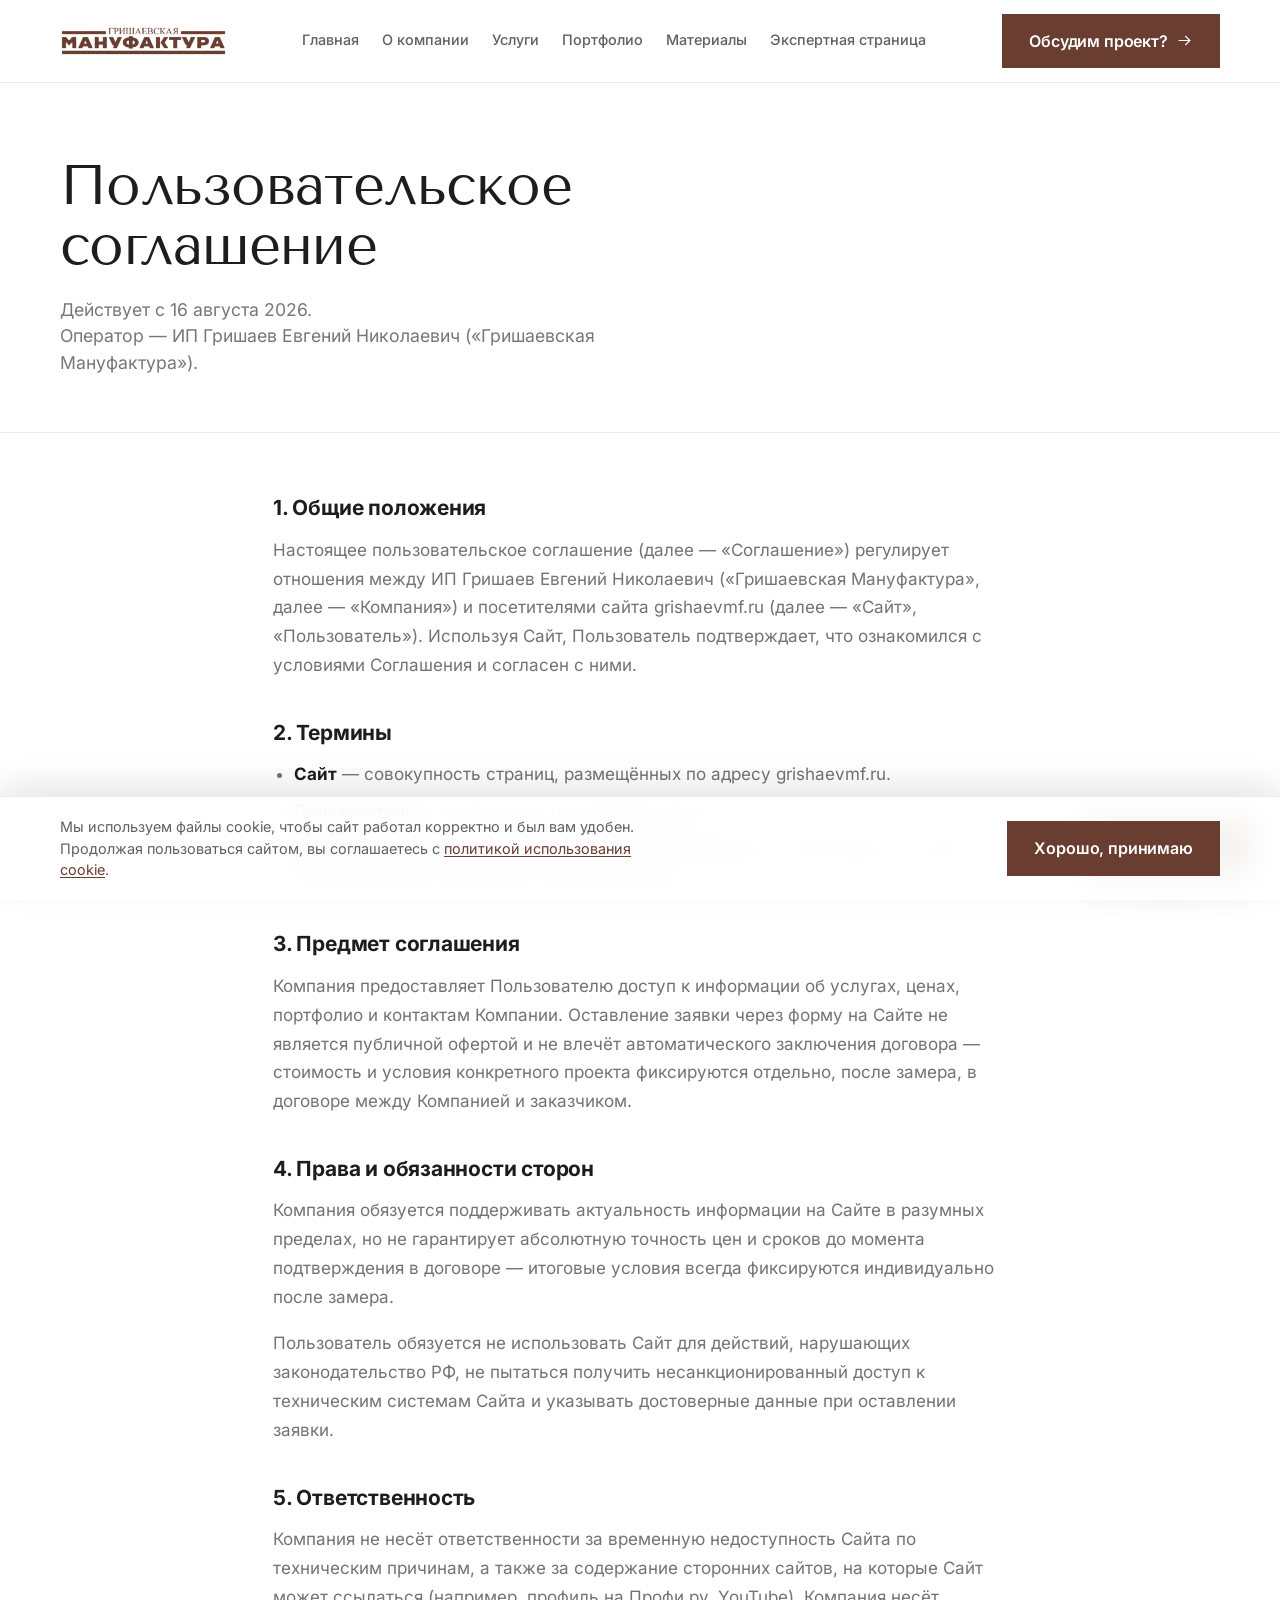
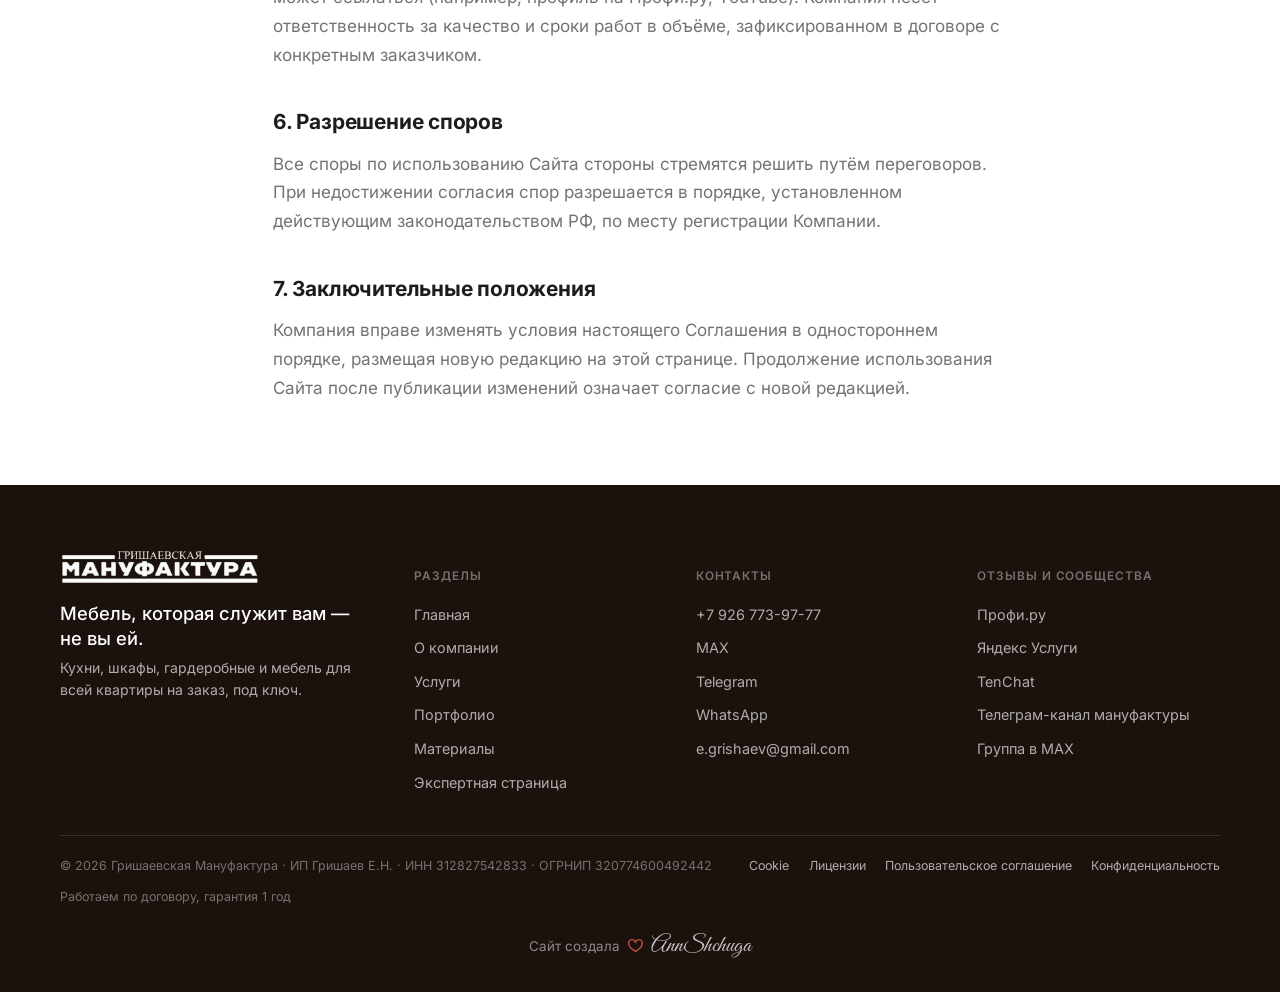
<file: terms.html>
<!DOCTYPE html>
<html lang="ru">
<head>
<meta charset="UTF-8">
<meta name="viewport" content="width=device-width, initial-scale=1">
<title>Пользовательское соглашение — Гришаевская Мануфактура</title>
<meta name="description" content="Условия использования сайта grishaevmf.ru.">
<meta property="og:title" content="Пользовательское соглашение — Гришаевская Мануфактура">
<meta property="og:description" content="Условия использования сайта grishaevmf.ru.">
<meta property="og:type" content="website">
<meta property="og:image" content="assets/og-image.jpg">
<meta property="og:image:width" content="1200">
<meta property="og:image:height" content="630">
<meta name="twitter:card" content="summary_large_image">
<meta name="twitter:title" content="Пользовательское соглашение — Гришаевская Мануфактура">
<meta name="twitter:description" content="Условия использования сайта grishaevmf.ru.">
<meta name="twitter:image" content="assets/og-image.jpg">
<meta name="robots" content="noindex, follow">
<link rel="icon" href="data:image/svg+xml,%3Csvg xmlns='http://www.w3.org/2000/svg' viewBox='0 0 32 32'%3E%3Crect width='32' height='32' fill='%23714E44'/%3E%3Ctext x='16' y='22' font-family='Georgia,serif' font-size='18' fill='%23F7F3EE' text-anchor='middle'%3EГМ%3C/text%3E%3C/svg%3E">
<link rel="icon" href="assets/favicon-32.png" sizes="32x32" type="image/png">
<link rel="apple-touch-icon" href="assets/apple-touch-icon.png">
<link rel="stylesheet" href="css/style.css">
</head>
<body>

<svg width="0" height="0" style="position:absolute" aria-hidden="true">
<defs>
  <symbol id="icon-shield" viewBox="0 0 24 24" fill="none" stroke="currentColor" stroke-width="1.5" stroke-linecap="round" stroke-linejoin="round">
    <path d="M12 3l8 3.2v5.4c0 5-3.5 8-8 9.4-4.5-1.4-8-4.4-8-9.4V6.2z"/><path d="M8.8 12l2.2 2.2 4.2-4.4"/>
  </symbol>
  <symbol id="icon-star" viewBox="0 0 24 24" fill="currentColor" stroke="none">
    <path d="M12 2.5l2.9 6.3 6.8.7-5.1 4.6 1.5 6.7L12 17.4 5.9 20.8l1.5-6.7-5.1-4.6 6.8-.7z"/>
  </symbol>
  <symbol id="icon-clock" viewBox="0 0 24 24" fill="none" stroke="currentColor" stroke-width="1.5" stroke-linecap="round" stroke-linejoin="round">
    <circle cx="12" cy="12" r="9"/><path d="M12 7.5V12l3.5 2"/>
  </symbol>
  <symbol id="icon-phone" viewBox="0 0 24 24" fill="none" stroke="currentColor" stroke-width="1.5" stroke-linecap="round" stroke-linejoin="round">
    <path d="M6.6 3h3l1.4 4.4-2.3 1.9a13.2 13.2 0 0 0 6 6l1.9-2.3L21 17.4v3a1.8 1.8 0 0 1-2 1.8C10.4 21.3 4.7 15.6 2.2 7.1A1.8 1.8 0 0 1 4 5z"/>
    <path stroke="var(--walnut)" d="M15.5 2.5a7 7 0 0 1 5 5"/>
    <path stroke="var(--walnut)" d="M15.5 6a3.6 3.6 0 0 1 2.6 2.6"/>
  </symbol>
  <symbol id="icon-chat" viewBox="0 0 24 24" fill="none" stroke="currentColor" stroke-width="1.5" stroke-linecap="round" stroke-linejoin="round">
    <path d="M21 12.2a8.5 8.5 0 1 1-3.6-6.9L21 4l-1.1 4A8.4 8.4 0 0 1 21 12.2Z"/>
    <path stroke="var(--walnut)" fill="var(--walnut)" stroke-width="1.1" d="M9 9.6a3 3 0 1 0 2.3 5L14 15l-.8-2.6a3 3 0 0 0-4.2-2.8Z"/>
  </symbol>
  <symbol id="icon-send" viewBox="0 0 24 24" fill="none" stroke="currentColor" stroke-width="1.5" stroke-linecap="round" stroke-linejoin="round">
    <circle cx="12" cy="12" r="9.5"/>
    <path stroke="var(--walnut)" fill="var(--walnut)" stroke-width="1.1" d="M7.5 12.2 17 7.4l-3.3 9.4-2-3.1-3.6-1Z"/>
  </symbol>
  <symbol id="icon-mail" viewBox="0 0 24 24" fill="none" stroke="currentColor" stroke-width="1.5" stroke-linecap="round" stroke-linejoin="round">
    <rect x="3" y="5.5" width="18" height="13" rx="1"/><path d="M3.5 6.5l8.5 6.5 8.5-6.5"/>
    <path stroke="var(--walnut)" d="M7.5 14.5h4M7.5 16.7h6"/>
  </symbol>
  <symbol id="icon-pin" viewBox="0 0 24 24" fill="none" stroke="currentColor" stroke-width="1.5" stroke-linecap="round" stroke-linejoin="round">
    <path d="M12 22s7-6.7 7-12.6A7 7 0 0 0 5 9.4C5 15.3 12 22 12 22Z"/><circle stroke="var(--walnut)" cx="12" cy="9.4" r="2.4"/>
  </symbol>
  <symbol id="icon-max" viewBox="0 0 24 24" fill="none" stroke="currentColor" stroke-width="1.5" stroke-linecap="round" stroke-linejoin="round">
    <rect x="3" y="3" width="18" height="18" rx="6"/>
    <path stroke="var(--walnut)" d="M7 15.5V9l3.4 4.6L13.8 9v6.5"/>
    <path stroke="var(--walnut)" d="M17.4 9v6.5"/>
  </symbol>
  <symbol id="detail-phone" viewBox="8.0 23.6 213.9 227.0"><g><path fill="#261612" fill-opacity="0.965" stroke="#261612" stroke-width="0.5" stroke-opacity="0.965" d="M 178.32,48.72 c 0.31,45.59 0.46,91.18 0.44,136.78 c -0.28,12.67 -0.31,25.33 -0.09,38 c -0.02,1.25 -0.14,2.48 -0.37,3.71 c -0.99,9.7 -7.89,15.22 -16.82,17.65 c -27.53,1.05 -55.4,0.42 -82.98,0.45 c -12.51,0.69 -23.43,-5.52 -24.61,-18.81 c 0,-58.33 0.04,-116.67 0.1,-175 c 0.64,-13.08 10.02,-20.91 22.5,-22.48 c 26.67,-0.28 53.35,-0.28 80.02,-0.02 c 10.6,1.18 20.44,8.68 21.81,19.72 Z M 62.29,48.04 c -0.53,1.84 -0.83,3.72 -0.91,5.64 c -0.57,56.15 0.08,112.63 -0.24,168.82 c -0.01,2.25 0.38,4.43 1.18,6.53 c 2.82,5.99 7.54,9.03 14.18,9.11 c 27,-0.05 54,-0.1 81,-0.17 c 8.44,-0.25 13.27,-7.59 13.42,-15.47 c 0,-56.67 0,-113.33 0,-170 c 0.05,-10.82 -9.28,-17.04 -19.42,-16.46 c -24.99,0.25 -49.97,0.34 -74.96,0.28 c -7.09,1.04 -11.84,4.94 -14.25,11.72 Z M 99.12,46.97 c 0.25,-2.1 1.43,-3.33 3.55,-3.68 c 9.27,-0.23 18.56,-0.33 27.84,-0.29 c 5.51,0.04 6,7.15 0.83,7.72 c -9.3,-0.04 -18.6,-0.13 -27.9,-0.26 c -2.44,0.06 -3.88,-1.1 -4.32,-3.49 Z"/></g>
<g><path fill="var(--walnut)" fill-opacity="0.965" stroke="var(--walnut)" stroke-width="0.5" stroke-opacity="0.965" d="M 74.04,118 c -0.24,-12.92 15.21,-29.5 27.91,-21.28 c 9.13,9.27 21.03,21.15 6.67,32.29 c -0.73,0.95 -0.81,1.97 -0.25,3.03 c 3.54,6.18 9.95,14.47 16.25,17.9 c 5.1,0.91 8.98,-11.41 19.29,-4.15 c 7.06,5.2 18.7,12.43 15.23,22.84 c -3.92,12.61 -15.42,20.2 -28.62,16.23 c -27.92,-7.72 -53.09,-38.52 -56.48,-66.86 Z M 82.24,118 c 1.56,14.27 10.13,28.31 19.48,38.95 c 9.03,9.84 34.34,30.32 46.33,15.6 c 8.21,-9.24 -0.97,-13.93 -7.52,-19.51 c -4.06,-3.65 -7.9,2.87 -11.19,4.65 c -10.32,4.65 -24.46,-14.98 -28.73,-22.71 c -3.34,-7.05 1.78,-10.35 5.55,-15.36 c 3.2,-4.26 -6.64,-12.94 -8.94,-16.31 c -6.99,-3.94 -15.26,8.34 -14.98,14.69 Z"/></g>
<g><path fill="var(--walnut)" fill-opacity="0.957" stroke="var(--walnut)" stroke-width="0.5" stroke-opacity="0.957" d="M 208.82,139.13 c 0.36,-4.05 0.37,-8.1 0.02,-12.15 c -1.31,-8.58 -4.89,-16.1 -10.72,-22.54 c -3.09,-4.69 3.38,-8.56 6.82,-3.87 c 16.44,18.85 15.7,50.09 -1.91,67.84 c -3.29,1.83 -7.13,-1.38 -5.23,-5.07 c 5.55,-7.82 9.41,-14.54 11.02,-24.21 Z M 13.38,136 c 0.59,-11.96 4.65,-22.6 12.18,-31.92 c 3.19,-5.15 10.71,-3.58 8.41,2.38 c -14.03,14.84 -16.92,35.34 -5.91,52.99 c 2.44,3.03 11.48,12.13 1.46,12.47 c -8.25,-3.37 -17.5,-26.81 -16.14,-35.92 Z M 185.81,150.99 c 0.27,-2.72 3.62,-5.5 4.35,-8.44 c 3.34,-9.75 1.18,-17.64 -4.02,-26.08 c 0.08,-5.53 5.6,-4.94 8.08,-1.11 c 7.77,11.66 6.86,27.6 -1.71,38.6 c -2.68,2.59 -6.73,0.94 -6.7,-2.97 Z M 31.79,137 c -0.27,-7.25 1.8,-13.74 6.21,-19.48 c 2.49,-3.71 8.02,-3.34 7.35,1.81 c -5.4,8.61 -8.08,13.99 -5.11,24.75 c 0.82,4.25 9.51,11.18 2.23,13.72 c -7.2,0.18 -11.16,-15.18 -10.68,-20.8 Z"/></g>
<g><path fill="#261612" fill-opacity="0.075" stroke="#261612" stroke-width="0.5" stroke-opacity="0.075" d="M 62.29,48.04 c 0.78,0.05 1.09,0.49 0.94,1.32 c -0.26,7.13 1.31,15.95 1.15,23.21 c -0.39,1.49 -1.12,0.84 -2.07,1.8 c -0.92,3.57 1.85,17.05 2.02,22.19 c 0.35,1.89 -0.89,1.94 -2.04,2.83 c -0.21,2.07 -0.2,4.14 0.01,6.21 c 1.28,0.88 2.36,0.94 2.09,2.92 c -0.38,3.36 0.53,20.14 -0.64,21.9 c -2.51,1.51 -0.15,2.5 0.5,4.02 c 0.06,2.75 -0.22,5.46 -0.85,8.12 c 1.23,5.74 0.7,11.09 0.89,16.94 c -0.43,1.94 -2.16,0.76 -2.22,2.82 c 0.23,6.55 3.14,26.75 0.94,31.38 c -0.92,4.82 -0.32,10.41 -0.67,14.98 c 0.62,0.56 1.08,1.21 1.39,1.96 c -0.48,4.53 1.32,14.83 -1.41,18.39 c -0.8,-2.1 -1.19,-4.28 -1.18,-6.53 c 0.32,-56.19 -0.33,-112.67 0.24,-168.82 c 0.08,-1.92 0.38,-3.8 0.91,-5.64 Z"/></g>
<g><path fill="#261612" fill-opacity="0.933" stroke="#261612" stroke-width="0.5" stroke-opacity="0.933" d="M 98.08,227.04 c 0.25,-2.01 1.39,-3.11 3.4,-3.28 c 9.61,-0.16 19.22,-0.27 28.83,-0.33 c 5.92,-0.5 6.43,7.1 1.16,7.3 c -10.16,0.18 -20.32,0.1 -30.48,-0.25 c -1.76,-0.46 -2.74,-1.61 -2.91,-3.44 Z"/></g>
<g><path fill="var(--walnut)" fill-opacity="0.114" stroke="var(--walnut)" stroke-width="0.5" stroke-opacity="0.114" d="M 178.32,48.72 c 0.9,0.23 1.37,0.8 1.4,1.72 c -0.06,8.35 -0.08,16.7 -0.06,25.05 c 0.24,1.67 0.46,3.35 0.65,5.02 c 0,8.99 -0.03,17.98 -0.09,26.97 c 0.42,0.98 0.73,2 0.94,3.04 c -0.44,0.62 -0.74,1.3 -0.9,2.03 c 0.03,4.97 0.02,9.94 -0.01,14.91 c 0.08,0.74 0.3,1.43 0.64,2.09 c -0.29,0.64 -0.5,1.31 -0.62,2 c 0.01,22.33 0.03,44.66 0.07,66.98 c -0.36,1.98 -0.6,3.96 -0.71,5.97 c -0.15,7.24 0.51,14.59 -0.01,21.81 c -0.3,0.48 -0.74,0.78 -1.32,0.9 c 0.23,-1.23 0.35,-2.46 0.37,-3.71 c -0.22,-12.67 -0.19,-25.33 0.09,-38 c 0.02,-45.6 -0.13,-91.19 -0.44,-136.78 Z"/></g>
<g><path fill="var(--walnut)" fill-opacity="0.129" stroke="var(--walnut)" stroke-width="0.5" stroke-opacity="0.129" d="M 208.84,126.98 c 0.35,4.05 0.34,8.1 -0.02,12.15 c -1.44,-1.68 -1.29,-6.46 -0.73,-8.57 c 0.26,-0.74 -0.94,-3.99 0.75,-3.58 Z"/></g></symbol>
  <symbol id="detail-whatsapp" viewBox="10.3 12.8 202.4 197.9"><g><path fill="#261612" fill-opacity="0.965" stroke="#261612" stroke-width="0.5" stroke-opacity="0.965" d="M 14.96,201 c 5.02,-13.82 9.98,-27.67 14.88,-41.54 c 0.09,-0.52 0.04,-1.03 -0.15,-1.52 c -44.96,-85.45 54.98,-177.21 136.64,-125.64 c 74.11,49.21 43.7,164.54 -43.87,173.39 c -21.4,1.9 -42.16,-3.05 -60.96,-13.12 c -12.59,3.41 -28.27,9.13 -41.18,13.11 c -3.38,0.24 -5.17,-1.32 -5.36,-4.68 Z M 25.12,194.92 c 3.77,0.8 27.21,-8.34 32.83,-9.58 c 6.09,-2.56 11.71,2.86 17.11,4.97 c 50.66,22.97 107.29,-3.9 122.59,-56.99 c 14.48,-61.22 -32.02,-116.31 -95.11,-107.03 c -59.42,10.07 -95.51,75.86 -64.82,129.62 c 1.71,5.01 -10.12,32.47 -12.6,39.01 Z"/></g>
<g><path fill="var(--walnut)" fill-opacity="0.965" stroke="var(--walnut)" stroke-width="0.5" stroke-opacity="0.965" d="M 61.84,83 c 0.31,-16.61 22.05,-35.82 35.86,-19.04 c 11.19,13.68 17.94,20.82 1.94,35.05 c -1.29,1.65 -1.29,3.32 0.03,5.01 c 1.91,6.36 23.34,30.8 29.39,27.46 c 5.62,-5.17 9.55,-10.73 18.25,-8.12 c 7.74,4.64 25.49,12.33 22.52,24.11 c -7.73,27.43 -34.21,24.57 -54.17,12.3 c -24.97,-13.76 -52.92,-47.56 -53.82,-76.77 Z M 69.89,84 c 3.38,32.35 39.56,72.56 72.77,76.7 c 9.44,1.54 26.37,-14.72 14.89,-20.83 c -3.51,-1.86 -11.64,-9.96 -15.59,-8.48 c -7.93,6.2 -12.72,13.13 -23.4,5.52 c -8.37,-5.92 -34.78,-30.08 -27.15,-41.17 c 3.28,-4.52 12.6,-9.28 7.99,-15.78 c -3.4,-4.07 -10.25,-16.83 -16.77,-13.78 c -6.74,3.44 -13.09,9.66 -12.74,17.82 Z"/></g></symbol>
  <symbol id="detail-telegram" viewBox="12.4 13.6 193.5 194.8"><g><path fill="#261612" fill-opacity="0.965" stroke="#261612" stroke-width="0.5" stroke-opacity="0.965" d="M 16.96,111 c 1.93,-99.97 140.48,-130.88 178.47,-34 c 25.92,73.67 -39.49,146.24 -115.96,122.09 c -5.4,-2.08 -10.72,-4.31 -15.97,-6.71 c -5.73,0.89 -37.66,12.57 -40.54,11.22 c -2.39,-1.18 -3.23,-3.05 -2.51,-5.61 c 1.58,-5.15 12.65,-33.4 11.15,-36.3 c -9.82,-15.48 -14.7,-32.38 -14.64,-50.69 Z M 24.99,112 c 0.17,16.62 4.43,33.45 14.45,46.94 c 1.39,2.05 1.53,4.2 0.44,6.44 c -3.39,9.28 -6.52,18.64 -9.4,28.09 c 0.46,0.9 1.81,0.15 2.52,0.04 c 7.33,-1.85 25.23,-8.65 31.47,-9.29 c 19.36,9.47 33.85,13.75 55.99,11.49 c 94.8,-16.46 97.49,-152.47 3,-169.45 c -51.66,-6.84 -98.94,33.24 -98.47,85.74 Z"/></g>
<g><path fill="var(--walnut)" fill-opacity="0.973" stroke="var(--walnut)" stroke-width="0.5" stroke-opacity="0.973" d="M 46,116 c 0.01,-2.17 1.01,-3.68 3,-4.52 c 34.98,-15.54 69.89,-31.22 104.73,-47.04 c 4.41,-2.37 8.45,1.06 7.03,5.9 c -11.04,32.02 -22.02,64.05 -32.96,96.09 c -1.22,4.32 -5.95,5.65 -9.24,2.52 c -10.51,-11.47 -20.84,-24.21 -31.51,-35.39 c -12.88,-4.39 -25.71,-8.94 -38.49,-13.65 c -1.59,-0.81 -2.45,-2.12 -2.56,-3.91 Z M 122.76,86.81 c -20.22,9.4 -41.07,18.82 -61.47,27.89 c -0.71,0.3 -1.04,0.82 -0.99,1.56 c 8.65,2.84 17.33,5.6 26.04,8.27 c 13.3,-10.77 26.61,-21.54 39.95,-32.28 c 3.75,-2.84 7.53,-5.62 11.36,-8.34 c 2.56,0.13 -1.19,3.8 -1.45,4.79 c -1.19,2.53 -2.72,4.84 -4.59,6.91 c -3.58,3.4 -7.17,6.81 -10.74,10.21 c -6.86,5.99 -13.64,12.06 -20.34,18.2 c -1.92,1.78 -3.72,3.63 -5.41,5.57 c -0.02,0.53 0.14,0.99 0.5,1.38 c 6.7,7.55 13.32,15.15 19.84,22.8 c 0.35,-0.54 0.34,-1.1 -0.04,-1.68 c -1.89,-4.72 -8.58,-16.31 -8.51,-20.6 c 2.83,-5.78 13.18,-17.12 17.3,-23.32 c 3.36,-3.97 6.64,-8.01 9.82,-12.12 c 1.49,-1.86 2.89,-3.8 4.18,-5.81 c 3.46,-4.67 7.07,-9.21 10.84,-13.64 c 0.48,-0.46 0.56,-0.97 0.27,-1.51 c -1.92,0.58 -3.82,1.25 -5.71,2 c -6.84,3.48 -13.79,6.72 -20.85,9.72 Z"/></g>
<g><path fill="var(--walnut)" fill-opacity="0.012" stroke="var(--walnut)" stroke-width="0.5" stroke-opacity="0.012" d="M 122.76,86.81 c 3.31,0.71 1.24,0.59 1.46,2.46 c 0.57,1.08 1.26,2.07 2.07,2.98 c -13.34,10.74 -26.65,21.51 -39.95,32.28 c -8.71,-2.67 -17.39,-5.43 -26.04,-8.27 c -0.05,-0.74 0.28,-1.26 0.99,-1.56 c 20.4,-9.07 41.25,-18.49 61.47,-27.89 Z"/></g>
<g><path fill="var(--walnut)" fill-opacity="0.031" stroke="var(--walnut)" stroke-width="0.5" stroke-opacity="0.031" d="M 120.87,105.82 c 1.19,0.67 2.31,1.45 3.34,2.35 c -4.12,6.2 -14.47,17.54 -17.3,23.32 c -0.07,4.29 6.62,15.88 8.51,20.6 c 0.38,0.58 0.39,1.14 0.04,1.68 c -6.52,-7.65 -13.14,-15.25 -19.84,-22.8 c -0.36,-0.39 -0.52,-0.85 -0.5,-1.38 c 1.69,-1.94 3.49,-3.79 5.41,-5.57 c 6.7,-6.14 13.48,-12.21 20.34,-18.2 Z"/></g>
<g><path fill="var(--walnut)" fill-opacity="0.086" stroke="var(--walnut)" stroke-width="0.5" stroke-opacity="0.086" d="M 131.61,95.61 c 0.78,0.29 1.59,0.44 2.42,0.44 c -3.18,4.11 -6.46,8.15 -9.82,12.12 c -1.03,-0.9 -2.15,-1.68 -3.34,-2.35 c 3.57,-3.4 7.16,-6.81 10.74,-10.21 Z"/></g>
<g><path fill="var(--walnut)" fill-opacity="0.255" stroke="var(--walnut)" stroke-width="0.5" stroke-opacity="0.255" d="M 136.2,88.7 c 0.4,0.87 1.07,1.38 2.01,1.54 c -1.29,2.01 -2.69,3.95 -4.18,5.81 c -0.83,0 -1.64,-0.15 -2.42,-0.44 c 1.87,-2.07 3.4,-4.38 4.59,-6.91 Z"/></g>
<g><path fill="var(--walnut)" fill-opacity="0.063" stroke="var(--walnut)" stroke-width="0.5" stroke-opacity="0.063" d="M 138.21,90.24 c -0.94,-0.16 -1.61,-0.67 -2.01,-1.54 c 0.26,-0.99 4.01,-4.66 1.45,-4.79 c -3.83,2.72 -7.61,5.5 -11.36,8.34 c -0.81,-0.91 -1.5,-1.9 -2.07,-2.98 c -0.22,-1.87 1.85,-1.75 -1.46,-2.46 c 7.06,-3 14.01,-6.24 20.85,-9.72 c 1.89,-0.75 3.79,-1.42 5.71,-2 c 0.29,0.54 0.21,1.05 -0.27,1.51 c -3.77,4.43 -7.38,8.97 -10.84,13.64 Z"/></g></symbol>
  <symbol id="detail-mail" viewBox="12.0 16.2 173.2 196.1"><g><path fill="#261612" fill-opacity="0.961" d="M 16.21,192 c 0.96,-30.41 -0.53,-61.18 0.54,-91.51 c 0.68,-7.43 20.71,-13.41 24.03,-21.05 c 0.16,-17.31 0.23,-34.63 0.21,-51.95 c -0.17,-10.28 14.02,-5.9 20.52,-7.04 c 29.82,0.61 60.29,-0.32 90,0.42 c 3.45,0.83 5.25,3.03 5.4,6.62 c -0.01,17.33 0.05,34.65 0.17,51.97 c 3.16,7.5 22.13,12.78 23.92,21.04 c -0.05,33 -0.05,66 -0.03,99 c -0.16,4.85 -3.4,8.73 -8.47,8.59 c -49.67,0 -99.34,-0.04 -149.01,-0.12 c -8.72,-1.25 -7.15,-9.38 -7.28,-15.97 Z M 48.7,76 c 0.03,6.58 -1.07,37.6 1.46,41.21 c 15.24,11.08 30.55,22.07 45.93,32.97 c 1.53,0.8 3.05,0.81 4.59,0.04 c 14.56,-10.48 29.15,-20.93 43.76,-31.34 c 1.83,-1.13 3.28,-2.61 4.35,-4.43 c 0.19,-22.98 0.29,-45.96 0.29,-68.95 c -0.01,-5.29 -0.13,-10.57 -0.37,-15.84 c -0.33,-1.17 -2.24,-1.29 -3.2,-1.47 c -31.01,-0.18 -62.01,-0.15 -93.02,0.09 c -2.38,-0.21 -3.62,0.87 -3.72,3.22 c 0.01,14.83 -0.02,29.67 -0.07,44.5 Z M 27.64,100.03 c 3.07,3.95 7.95,5.87 11.68,9.16 c 0.48,0.44 0.96,0.48 1.44,0.11 c 0.13,-5.6 0.17,-11.2 0.13,-16.81 c -0.08,-1.41 -0.71,-1.71 -1.89,-0.9 c -4.04,2.49 -7.83,5.3 -11.36,8.44 Z M 156.79,94 c 0.03,4.52 0.05,9.04 0.09,13.56 c 0.21,1.46 0.91,1.72 2.1,0.78 c 1.72,-1.13 10.78,-6.82 10.5,-8.69 c -2.3,-3.18 -7.9,-6.05 -11.14,-8.52 c -1.81,-0.84 -1.57,1.91 -1.55,2.87 Z M 23.65,188 c 0.12,0.82 -0.42,8 2.01,5.26 c 15.37,-14.32 30.5,-28.88 45.4,-43.7 c 1.41,-1.17 2.54,-2.57 3.38,-4.2 c 0.24,-0.97 -1.83,-2.45 -2.41,-3.04 c -15.71,-11.53 -31.53,-22.88 -47.47,-34.06 c -0.47,0.66 -0.66,1.4 -0.55,2.22 c -0.08,25.84 -0.21,51.68 -0.36,77.52 Z M 122.98,145.02 c 3.3,5.86 20.41,20.34 25.75,26.76 c 7.99,7.35 15.81,14.87 23.48,22.56 c 0.26,0.28 0.55,0.36 0.89,0.24 c 0.46,-3.15 0.66,-6.32 0.61,-9.52 c 0.11,-17.52 0.2,-35.04 0.29,-52.56 c 0.02,-8 -0.29,-15.98 -0.94,-23.93 c -0.38,-0.29 -0.76,-0.28 -1.13,0.03 c -15.63,10.89 -31.39,22.7 -46.93,33.75 c -0.84,0.8 -1.51,1.69 -2.02,2.67 Z M 30.01,199.95 c 2.14,0.35 4.3,0.49 6.49,0.41 c 43.02,-0.11 86.04,-0.2 129.05,-0.26 c 0.5,0 0.83,-0.21 1.01,-0.64 c -13.5,-12.98 -26.9,-26.09 -40.18,-39.34 c -3.24,-3.06 -6.52,-6.08 -9.84,-9.04 c -4.85,-3.23 -13.59,11.58 -20.89,7.66 c -3.83,-2.4 -7.58,-4.92 -11.25,-7.56 c -1.86,-1.08 -3.52,-0.84 -4.98,0.73 c -16.4,16.1 -32.87,32.11 -49.41,48.04 Z"/></g>
<g><path fill="var(--walnut)" fill-opacity="0.965" d="M 132.7,54.65 c -1.04,0.27 -2.1,0.41 -3.18,0.4 c -21.1,0 -42.18,-0.11 -63.26,-0.33 c -2.81,-0.66 -3.83,-2.36 -3.05,-5.11 c 1.61,-1.97 3.7,-2.81 6.28,-2.54 c 20.34,0.08 40.68,0.1 61.02,0.06 c 5.07,-0.03 7.09,5.83 2.19,7.52 Z"/></g>
<g><path fill="var(--walnut)" fill-opacity="0.965" d="M 66.11,87.08 c 21.96,-0.13 43.91,-0.14 65.87,-0.04 c 1.11,0.18 1.97,0.72 2.6,1.64 c 1.26,3.22 0.22,5.22 -3.12,5.99 c -21.28,0.05 -42.68,0.35 -63.96,0.05 c -5,0.38 -6.39,-6.03 -1.39,-7.64 Z"/></g>
<g><path fill="var(--walnut)" fill-opacity="0.965" d="M 66.03,67.09 c 22.27,-0.13 44.53,-0.11 66.79,0.05 c 0.69,0.38 1.25,0.91 1.65,1.59 c 0.97,2.62 0.14,4.36 -2.48,5.24 c -21.98,0.13 -43.97,0.11 -65.96,-0.06 c -4.04,-0.58 -3.95,-6.19 0,-6.82 Z"/></g>
<g><path fill="var(--walnut)" fill-opacity="0.969" d="M 62.95,111.99 c -0.26,-3.76 2.44,-4.35 5.55,-4.19 c 13.51,0.02 27.02,-0.01 40.53,-0.07 c 4.81,0.47 4.76,8.19 -2.53,7.5 c -13.34,0.03 -26.67,-0.02 -40.01,-0.15 c -2,-0.09 -3.18,-1.12 -3.54,-3.09 Z"/></g>
<g><path fill="#261612" fill-opacity="0.024" d="M 27.64,100.03 c 3.53,-3.14 7.32,-5.95 11.36,-8.44 c 1.18,-0.81 1.81,-0.51 1.89,0.9 c 0.04,5.61 0,11.21 -0.13,16.81 c -0.48,0.37 -0.96,0.33 -1.44,-0.11 c -3.73,-3.29 -8.61,-5.21 -11.68,-9.16 Z M 156.79,94 c -0.02,-0.96 -0.26,-3.71 1.55,-2.87 c 3.24,2.47 8.84,5.34 11.14,8.52 c 0.28,1.87 -8.78,7.56 -10.5,8.69 c -1.19,0.94 -1.89,0.68 -2.1,-0.78 c -0.04,-4.52 -0.06,-9.04 -0.09,-13.56 Z"/></g>
<g><path fill="var(--walnut)" fill-opacity="0.18" d="M 131.98,87.04 c -21.96,-0.1 -43.91,-0.09 -65.87,0.04 c -0.18,-1.1 3.69,-0.85 4.39,-1.1 c 8,0.13 16,0.11 24,-0.05 c 12.01,-0.05 24.02,0.05 36.02,0.29 c 0.53,0.09 1.7,-0.16 1.46,0.82 Z"/></g>
<g><path fill="var(--walnut)" fill-opacity="0.294" d="M 66.03,73.91 c 21.99,0.17 43.98,0.19 65.96,0.06 c 0.07,1.21 -1.74,1.02 -2.48,1.08 c -9,-0.25 -18.01,-0.23 -27.01,0.03 c -11.69,-0.04 -23.38,-0.13 -35.07,-0.26 c -0.77,0.1 -1.24,-0.2 -1.4,-0.91 Z"/></g>
<g><path fill="var(--walnut)" fill-opacity="0.29" d="M 132.82,67.14 c -22.26,-0.16 -44.52,-0.18 -66.79,-0.05 c 0.16,-0.69 0.62,-1.01 1.36,-0.95 c 21.39,-0.2 42.77,-0.21 64.16,-0.02 c 0.74,-0.02 1.17,0.32 1.27,1.02 Z"/></g>
<g><path fill="var(--walnut)" fill-opacity="0.078" d="M 66.26,54.72 c 21.08,0.22 42.16,0.33 63.26,0.33 c 1.08,0.01 2.14,-0.13 3.18,-0.4 c 0.06,0.82 -0.32,1.26 -1.17,1.33 c -21.33,0.18 -42.66,0.12 -63.98,-0.17 c -0.91,0.15 -1.34,-0.21 -1.29,-1.09 Z"/></g></symbol>
  <symbol id="detail-pin" viewBox="10.0 15.6 193.5 208.2"><g><path fill="#261612" fill-opacity="0.965" stroke="#261612" stroke-width="0.5" stroke-opacity="0.965" d="M 77.93,79 c 1.66,-37.02 55.48,-37.52 59.08,-2.5 c 1.98,39.78 -58.06,42.27 -59.08,2.5 Z M 85.63,80 c 1.56,30.15 50.72,24.51 42.66,-7.67 c -9.41,-23 -43.12,-16.03 -42.66,7.67 Z M 78.89,146.99 c 1.88,1.91 4.06,5.63 4.93,8.13 c -6.89,-0.89 -23.5,-0.48 -31.34,-0.34 c -2.09,0.09 -3.45,1.15 -4.09,3.18 c -4.94,10.19 -9.92,20.36 -14.92,30.51 c 0.31,1.16 2.16,0.78 3.03,0.94 c 8.28,-0.16 16.56,-0.16 24.84,-0.01 c 4.58,1.17 3.48,7.25 -0.83,6.87 c -10.2,0.09 -20.38,0.17 -30.56,0.24 c -3.12,4.23 -4.8,9.02 -7.37,13.53 c -0.57,1.08 -0.25,1.67 0.94,1.78 c 26.28,0.19 52.59,0.2 78.86,-0.16 c 0.71,-0.15 1.09,-0.6 1.13,-1.34 c 0.08,-3.39 0.21,-6.77 0.38,-10.15 c 1.94,-0.43 5.36,-0.9 7.1,0.18 c -0.12,3.65 -0.03,7.29 0.27,10.92 c 0.32,0.41 0.74,0.6 1.27,0.57 c 25.65,0.01 51.3,0.01 76.95,-0.02 c 1.75,0.02 1.16,-1.48 0.65,-2.43 c -8.99,-17.81 -16.96,-36.14 -26.12,-53.85 c -3.56,-1.93 -15.44,-0.96 -19.84,-0.67 c -0.05,-0.42 -0.29,-0.7 -0.7,-0.83 c -3.34,-0.01 -6.68,-0.04 -10.03,-0.08 c -0.92,-0.1 -1.48,0.29 -1.68,1.16 c -0.52,0.01 -1.05,0.04 -1.57,0.09 c -0.07,-0.83 4.11,-7.24 4.99,-8.26 c 9.43,0.1 18.86,0.18 28.29,0.26 c 4.38,0.96 7.43,3.55 9.15,7.74 c 8.39,18.13 16.97,36.16 25.75,54.08 c 2.05,5.46 -2.34,10.24 -7.87,10.11 c -56.35,0.31 -112.66,0.25 -169.01,-0.13 c -6.17,-0.7 -8.66,-6.31 -5.74,-11.7 c 8.64,-17.14 17.06,-34.38 25.26,-51.74 c 2.05,-4.3 4.41,-7.75 9.51,-8.37 c 9.46,-0.11 18.91,-0.18 28.37,-0.21 Z"/></g>
<g><path fill="var(--walnut)" fill-opacity="0.965" stroke="var(--walnut)" stroke-width="0.5" stroke-opacity="0.965" d="M 135.18,146.95 c -0.88,1.02 -5.06,7.43 -4.99,8.26 c -0.69,0.1 -1.21,0.45 -1.55,1.07 c -2.04,3.36 -3.94,6.78 -5.7,10.27 c 0.1,0.62 0.46,0.99 1.08,1.11 c 10.33,1.61 26.54,8.92 18.01,21.91 c -7.2,7.72 -20.31,9.32 -30.25,9.89 c -0.39,0.18 -0.65,0.48 -0.79,0.89 c -1.74,-1.08 -5.16,-0.61 -7.1,-0.18 c -0.66,-0.37 -1.37,-0.64 -2.11,-0.81 c -10.36,-0.78 -25.18,-2.48 -31,-12.41 c -4.1,-10.28 7.2,-16.02 15.26,-18.33 c 1.89,-0.43 3.75,-0.88 5.57,-1.33 c -0.16,-1.74 -6.29,-11.4 -7.79,-12.17 c -0.87,-2.5 -3.05,-6.22 -4.93,-8.13 c -0.04,-0.61 -0.23,-1.18 -0.55,-1.7 c -19.72,-30.42 -47.07,-68.82 -18.4,-102.85 c 27.32,-30.52 73.06,-29.92 97.99,3.11 c 24.79,34.6 -4.15,69.2 -21.78,99.04 c -0.49,0.72 -0.81,1.51 -0.97,2.36 Z M 54.97,77 c 1.81,26.48 32.4,65.96 46.06,89.48 c 1.59,2.39 3.27,4.71 5.05,6.97 c 0.34,0.41 0.78,0.58 1.31,0.5 c 1.99,-2.37 3.86,-4.86 5.59,-7.47 c 15.73,-25 33.41,-50.05 44.72,-77.42 c 9.87,-30.11 -15.44,-58.71 -45.35,-60.8 c -28.83,-2.28 -57.04,18.65 -57.38,48.74 Z M 77.75,181.93 c 0.45,11.36 36.99,11.14 44.62,8.88 c 4.38,-0.8 18.08,-4.64 12.55,-11.13 c -2.85,-2.11 -15.72,-7.38 -18.24,-4.63 c -1.99,2.7 -3.93,5.44 -5.83,8.2 c -6.35,4.89 -10.88,-4.19 -14.01,-8.53 c -2.27,-2.42 -17.65,2.91 -19.09,7.21 Z"/></g>
<g><path fill="var(--walnut)" fill-opacity="0.561" d="M 144.17,154.87 c -4.13,0.11 -8.27,0.2 -12.41,0.25 c 0.2,-0.87 0.76,-1.26 1.68,-1.16 c 3.35,0.04 6.69,0.07 10.03,0.08 c 0.41,0.13 0.65,0.41 0.7,0.83 Z"/></g></symbol>
  <symbol id="detail-max" viewBox="0 0 221 230">
<g><path fill="var(--walnut)" fill-opacity="0.984" stroke="var(--walnut)" stroke-width="0.5" stroke-opacity="0.984" d="M 66.09,114 c 0.23,-30.63 21.83,-54.31 52.47,-56.55 c 64.43,-2.28 78.9,88.88 16.14,106.93 c -15.55,3.98 -25.7,1.16 -40.05,-4.01 c -5.5,2.29 -10.94,4.74 -16.32,7.33 c -3.08,1.06 -4.76,0 -5.03,-3.2 c -0.03,-7.36 -0.04,-14.71 -0.02,-22.06 c -5.16,-9.85 -7.01,-17.03 -7.19,-28.44 Z M 92.08,109.03 c -1.59,0.35 -0.91,3.35 -1.08,4.47 c 0.16,9.84 -0.37,20.02 0.28,29.8 c 0.1,0.33 0.31,0.46 0.63,0.39 c 0.79,0.52 1.61,0.59 2.48,0.19 c 4.06,-1.9 10.27,-7.36 14.84,-6.26 c 11.15,5.09 22.34,3.7 31.81,-4.08 c 25.93,-25.46 -4.67,-65.03 -35.11,-47.23 c -6.92,3.63 -14.95,14.91 -13.85,22.72 Z"/></g>
<g><path fill="#261612" fill-opacity="0.965" stroke="#261612" stroke-width="0.5" stroke-opacity="0.965" d="M 24.78,114 c -0.49,-29.43 10.26,-53.93 32.24,-73.5 c 55.38,-46.43 146.68,-20.47 157.79,54.03 c 12.85,81.44 -70.27,136.04 -141.8,97.96 c -2.3,-0.98 -34.4,10.45 -39.63,11.38 c -4.14,0.55 -6.03,-1.24 -5.66,-5.39 c 3.01,-11.32 6.2,-22.59 9.58,-33.8 c 0.49,-1.36 0.72,-2.75 0.69,-4.18 c -8.1,-14.99 -13.12,-29.16 -13.21,-46.5 Z M 32.62,111 c -0.2,16.56 4.04,31.89 12.71,45.99 c 0.98,1.74 1.18,3.57 0.59,5.49 c -3,10.04 -5.87,20.1 -8.63,30.2 c -0.59,1.6 1.19,1.56 2.16,1.22 c 6.16,-1.87 30.76,-11.12 35.3,-9.26 c 18.8,9.61 34.26,13.75 55.75,12.18 c 60.33,-8.38 92.35,-63.65 71.17,-120.86 c -38.28,-83.95 -167.13,-59.06 -169.05,35.04 Z"/></g>
<g><path fill="var(--walnut)" fill-opacity="0.388" d="M 92.08,109.03 c -0.05,11.56 -0.1,23.12 -0.17,34.66 c -0.32,0.07 -0.53,-0.06 -0.63,-0.39 c -0.65,-9.78 -0.12,-19.96 -0.28,-29.8 c 0.17,-1.12 -0.51,-4.12 1.08,-4.47 Z"/></g>
  </symbol>
  <symbol id="icon-arrow" viewBox="0 0 24 24" fill="none" stroke="currentColor" stroke-width="1.5" stroke-linecap="round" stroke-linejoin="round">
    <path d="M4 12h16M13.5 6l6 6-6 6"/>
  </symbol>
  <symbol id="mark-kitchen" viewBox="18.1 6.5 214.9 263.5"><g><path fill="#261612" fill-opacity="0.953" d="M 57.08,82.92 c 3.35,-4.5 22.31,-4.08 21.51,0.56 c -2.16,5.59 -11.49,2.48 -16.09,3.22 c -2.38,0.11 -4.3,-1.89 -5.42,-3.78 Z M 153.02,160.78 c 10.34,0.5 20.69,0.53 31.04,0.09 c 6.16,0.04 38.76,-0.95 41.91,0.84 c 2.15,1.02 2.64,2.54 1.48,4.56 c -1.1,1.11 -2.34,2.02 -3.73,2.76 c -0.57,0.73 -0.92,1.55 -1.02,2.48 c 0.14,27.33 0.07,54.67 -0.22,82 c -0.06,1.35 0.23,2.61 0.86,3.8 c 1.53,0.37 6.29,3.98 3.9,5.54 c -2.79,3.27 -10.78,1.34 -14.74,1.94 c -61.33,-0.03 -122.67,0.05 -184,0.25 c -1.72,0.01 -3.35,-0.36 -4.9,-1.08 c -2.29,-3.82 3.66,-6.04 3.11,-10.45 c 0.06,-25.01 0.06,-50.01 -0.03,-75.01 c -0.12,-2.33 -0.29,-4.65 -0.51,-6.96 c -0.79,-2.1 -1.71,-4.14 -2.75,-6.13 c -0.12,-1.89 0.73,-3.04 2.56,-3.43 c 16.5,-0.1 33,-0.29 49.51,-0.55 c 3.24,-0.14 5,-1.57 3.44,-4.81 c -1.93,-1.47 -4.39,-0.5 -6.58,-1.24 c -0.93,-0.25 -1.47,-0.86 -1.6,-1.82 c -1.01,-5.51 4.35,-4.76 7.76,-5.75 c 0.42,-0.41 0.73,-0.9 0.93,-1.46 c 0.34,-5.6 0.55,-11.22 0.64,-16.85 c 4.6,-23.11 33.83,-6.37 24.2,5.24 c -4.61,1.21 -4.51,-4.62 -6.32,-7.25 c -4.17,-5.2 -11.03,-2.46 -11.08,4.01 c -0.08,9 -0.05,17.99 0.08,26.99 c 0.2,2.1 1.38,3.03 3.54,2.78 c 20.83,-0.19 41.71,0.16 62.52,-0.49 Z M 33.07,172.08 c 1.39,2.2 2.11,2.36 4.55,2.69 c 33.59,0.03 67.29,-0.01 100.85,-0.37 c 5.09,-0.6 4.29,-6.21 -0.96,-6.1 c -29,0 -58.01,0.01 -87.01,0.05 c -2.62,0.23 -14.94,-0.52 -16.42,1.36 c -0.37,0.78 -0.7,1.56 -1.01,2.37 Z M 148.34,185 c 0.34,2.14 0.74,3.05 3.16,3.01 c 20.66,0.03 41.32,-0.03 61.98,-0.17 c 1.33,-0.21 2.06,-1.01 2.16,-2.39 c 0.22,-4.96 0.22,-9.91 0,-14.87 c -0.24,-2.22 -2.35,-2.27 -4.13,-2.36 c -20.27,-0.12 -40.53,-0.02 -60.79,0.3 c -1.41,0.37 -2.14,1.29 -2.19,2.76 c -0.14,4.57 -0.21,9.15 -0.19,13.72 Z M 158.19,177.95 c 1.32,-1.81 3.08,-2.83 5.3,-3.04 c 6.92,0.65 37.86,-1.62 41.7,1.54 c 2.88,2.34 -1.17,5.37 -3.69,5.34 c -5.71,-0.07 -37.76,0.91 -40.38,-0.49 c -1.41,-0.75 -2.38,-1.87 -2.93,-3.35 Z M 33.55,207 c 0.01,11.17 0.1,22.34 0.27,33.51 c 0.13,4.12 0.62,4.43 4.67,4.49 c 12.34,0.01 24.68,-0.02 37.02,-0.09 c 3.26,0.33 4.75,-1.14 4.45,-4.4 c 0.15,-18.68 0.15,-37.35 -0.01,-56.02 c -0.08,-2.18 -1.23,-3.23 -3.44,-3.15 c -12.92,-0.33 -25.83,-0.33 -38.75,-0.02 c -2.44,-0.27 -3.76,0.79 -3.96,3.18 c -0.01,7.5 -0.09,15 -0.25,22.5 Z M 86.82,212 c 0.09,9.83 0.14,19.67 0.15,29.5 c 0.01,3.03 1.94,3.4 4.52,3.37 c 15.98,0.09 31.95,-0.01 47.92,-0.27 c 2.08,-0.35 2.34,-2.32 2.36,-4.09 c 0,-18.67 0,-37.33 0.01,-56 c 0.21,-2.68 -2.03,-3.46 -4.28,-3.33 c -15.33,0.18 -30.67,0.12 -46.01,-0.16 c -2.85,-0.06 -4.47,0.26 -4.51,3.48 c 0.04,9.17 -0.01,18.33 -0.16,27.5 Z M 148.37,197 c 0.2,14.67 0.24,29.33 0.13,44 c -0.06,1.37 0.42,2.49 1.45,3.36 c 20.84,0.29 41.69,0.38 62.55,0.28 c 2.58,-0.13 3.69,-1.51 3.31,-4.13 c -0.1,-14.01 -0.11,-28.02 -0.03,-42.03 c 0.02,-2.88 -1.4,-4.11 -4.28,-3.69 c -20,0.31 -40,0.19 -60,-0.37 c -1.75,0.01 -2.8,0.87 -3.13,2.58 Z M 33.29,253.89 c 0.26,3.7 1.84,4.23 5.2,4.3 c 57.67,-0.07 115.34,-0.1 173.01,-0.09 c 6.3,0.82 6.61,-7.35 0.01,-6.69 c -58.01,0.6 -116.01,-0.09 -174.02,0.06 c -1.96,-0.13 -3.36,0.67 -4.2,2.42 Z"/></g>
<g><path fill="#261612" fill-opacity="0.945" d="M 54.89,117.68 c -2.37,-1.09 -4.73,-1.08 -7.08,0.05 c 0.24,-5.4 0.32,-10.82 0.24,-16.25 c 0.06,-0.63 -0.14,-1.16 -0.58,-1.59 c -5.99,-0.27 -11.98,-0.55 -17.98,-0.83 c -1.79,-0.5 -2.73,-1.68 -2.84,-3.54 c 0.24,-26.35 0.34,-52.69 0.29,-79.03 c 0.61,-2.99 2.46,-4.44 5.55,-4.35 c 59.34,-0.19 118.67,-0.41 178.01,-0.63 c 2.83,-0.17 4.29,1.13 4.38,3.88 c -1,4.5 -6.58,1.36 -6.58,4.22 c -0.12,13.2 -0.08,26.41 0.12,39.61 c 0.34,1.45 3.61,1.31 4.68,2.01 c 4.4,3.06 10.54,15.32 14.12,20.11 c 1.16,1.85 1.21,3.73 0.15,5.63 c -1.15,1.68 -4.1,1.47 -5.87,1.52 c -24.67,-0.06 -49.34,-0.14 -74.02,-0.24 c -3.07,-0.68 -4.1,-2.54 -3.1,-5.58 c 4.62,-7.18 9.8,-13.94 15.52,-20.28 c 1.52,-2.23 6.64,-1.07 6.78,-3.01 c 0.12,-13.26 0.14,-26.52 0.04,-39.78 c -0.32,-1.09 -1.07,-1.52 -2.25,-1.31 c -8.27,-0.2 -16.54,-0.22 -24.81,-0.08 c -0.74,0.54 -1.09,1.28 -1.06,2.22 c -0.5,24.33 0.24,48.73 0.17,73.07 c -0.06,4.14 -2.15,6 -6.27,5.59 c -25.58,0.12 -51.16,0.21 -76.74,0.28 c -0.61,0.55 -0.88,1.25 -0.78,2.11 c -0.04,5.4 -0.07,10.8 -0.09,16.2 Z M 83.84,81.01 c 1.61,0.3 1.04,-1.81 1.6,-2.64 c 1.13,1.76 2.75,2.65 4.87,2.64 c 0.29,3.17 0.39,6.34 0.31,9.52 c -0.04,0.95 0.33,1.64 1.13,2.09 c 13.09,-0.05 26.18,-0.14 39.25,-0.25 c 0.56,-0.49 0.81,-1.12 0.75,-1.88 c 0.19,-23.34 0.24,-46.67 0.15,-70 c 0.07,-0.81 -0.21,-1.45 -0.84,-1.93 c -9.51,-0.19 -19.03,-0.28 -28.56,-0.27 c -3.82,-0.05 -7.63,0.09 -11.42,0.43 c -0.56,0.83 -0.79,1.76 -0.68,2.79 c 0.07,11.16 0.07,22.33 -0.02,33.5 c -0.88,-0.28 -1.55,-0.84 -1.99,-1.67 c -0.2,1.2 -0.5,2.39 -0.9,3.55 c -0.77,0.62 -1.05,1.69 -2.12,0.92 c -0.1,-3.12 -0.14,-6.25 -0.11,-9.39 c 0.02,-0.93 -0.42,-1.41 -1.32,-1.43 c 0.02,-8.83 0,-17.65 -0.06,-26.48 c 0.05,-0.56 -0.13,-1.02 -0.54,-1.38 c -14.74,-1.91 -32.84,-0.59 -47.91,-0.41 c -1.52,0.27 -2.11,1.19 -1.77,2.76 c -0.08,22.67 -0.03,45.35 0.15,68.02 c 0.02,1.27 -0.18,3.42 1.75,3.12 c 3.32,0.02 6.63,0.05 9.94,0.08 c 12.35,-0.36 24.69,-0.5 37.03,-0.42 c 0.56,-0.15 0.93,-0.49 1.1,-1.03 c 0.03,-3.41 0.1,-6.83 0.21,-10.24 Z M 173.6,52 c 0.32,1.55 -0.41,7.27 0.94,8.01 c 8.33,0.53 16.66,0.59 25,0.16 c 0.61,0 1.1,-0.25 1.47,-0.74 c 0.28,-2.63 0.46,-5.28 0.55,-7.94 c 0.08,-10.33 0.06,-20.67 -0.06,-31 c 0.07,-0.7 -0.1,-1.31 -0.52,-1.85 c -5.47,-0.5 -10.97,-0.7 -16.48,-0.62 c -1.67,0.24 -9.52,-0.38 -10.36,0.66 c -0.3,0.91 -0.43,1.85 -0.37,2.82 c 0.04,10.17 -0.01,20.33 -0.17,30.5 Z M 154.19,81.76 c 19.1,0.13 38.2,0.14 57.31,0.02 c 0.9,-0.21 7.45,0.25 6.98,-1.25 c -2.17,-3.27 -6.68,-10.79 -9.27,-13.18 c -13.64,-0.81 -28.87,-0.02 -42.72,-0.3 c -1.15,-0.11 -2.15,0.22 -2.98,1 c -1.86,2.5 -9.1,11.27 -9.32,13.71 Z M 104.34,82.99 c 1.27,-5.08 13.3,-2.16 17.17,-2.98 c 4.48,-0.47 6.53,5.09 1.81,6.54 c -5.28,0.2 -10.57,0.13 -15.85,-0.22 c -1.98,-0.23 -3.03,-1.34 -3.13,-3.34 Z"/></g>
<g><path fill="#261612" fill-opacity="0.024" d="M 148.37,197 c 0.33,-1.71 1.38,-2.57 3.13,-2.58 c 20,0.56 40,0.68 60,0.37 c 2.88,-0.42 4.3,0.81 4.28,3.69 c -0.08,14.01 -0.07,28.02 0.03,42.03 c 0.38,2.62 -0.73,4 -3.31,4.13 c -20.86,0.1 -41.71,0.01 -62.55,-0.28 c -1.03,-0.87 -1.51,-1.99 -1.45,-3.36 c 0.11,-14.67 0.07,-29.33 -0.13,-44 Z M 156.64,228 c 0.33,2.38 -1.11,7.95 2.36,8.46 c 14.83,0.49 29.66,0.61 44.5,0.35 c 2.52,0.23 4,-0.87 4.45,-3.3 c 0.01,-9.34 0.02,-18.68 0.02,-28.01 c 0.13,-3.13 -1.36,-4.61 -4.47,-4.46 c -14,-0.1 -28,-0.08 -42,0.07 c -3.32,-0.38 -4.93,1.08 -4.85,4.39 c 0.09,7.5 0.09,15 -0.01,22.5 Z"/></g>
<g><path fill="#261612" fill-opacity="0.02" d="M 33.29,253.89 c 0.84,-1.75 2.24,-2.55 4.2,-2.42 c 58.01,-0.15 116.01,0.54 174.02,-0.06 c 6.6,-0.66 6.29,7.51 -0.01,6.69 c -57.67,-0.01 -115.34,0.02 -173.01,0.09 c -3.36,-0.07 -4.94,-0.6 -5.2,-4.3 Z"/></g>
<g><path fill="#261612" fill-opacity="0.024" d="M 148.34,185 c -0.02,-4.57 0.05,-9.15 0.19,-13.72 c 0.05,-1.47 0.78,-2.39 2.19,-2.76 c 20.26,-0.32 40.52,-0.42 60.79,-0.3 c 1.78,0.09 3.89,0.14 4.13,2.36 c 0.22,4.96 0.22,9.91 0,14.87 c -0.1,1.38 -0.83,2.18 -2.16,2.39 c -20.66,0.14 -41.32,0.2 -61.98,0.17 c -2.42,0.04 -2.82,-0.87 -3.16,-3.01 Z M 158.19,177.95 c 0.55,1.48 1.52,2.6 2.93,3.35 c 2.62,1.4 34.67,0.42 40.38,0.49 c 2.52,0.03 6.57,-3 3.69,-5.34 c -3.84,-3.16 -34.78,-0.89 -41.7,-1.54 c -2.22,0.21 -3.98,1.23 -5.3,3.04 Z"/></g>
<g><path fill="#261612" fill-opacity="0.043" d="M 33.07,172.08 c 0.31,-0.81 0.64,-1.59 1.01,-2.37 c 1.48,-1.88 13.8,-1.13 16.42,-1.36 c 29,-0.04 58.01,-0.05 87.01,-0.05 c 5.25,-0.11 6.05,5.5 0.96,6.1 c -33.56,0.36 -67.26,0.4 -100.85,0.37 c -2.44,-0.33 -3.16,-0.49 -4.55,-2.69 Z"/></g>
<g><path fill="#261612" fill-opacity="0.976" d="M 156.64,228 c 0.1,-7.5 0.1,-15 0.01,-22.5 c -0.08,-3.31 1.53,-4.77 4.85,-4.39 c 14,-0.15 28,-0.17 42,-0.07 c 3.11,-0.15 4.6,1.33 4.47,4.46 c 0,9.33 -0.01,18.67 -0.02,28.01 c -0.45,2.43 -1.93,3.53 -4.45,3.3 c -14.84,0.26 -29.67,0.14 -44.5,-0.35 c -3.47,-0.51 -2.03,-6.08 -2.36,-8.46 Z M 163.35,226.99 c -0.01,1.82 -0.17,3.14 2.13,2.98 c 11.64,0.09 23.27,0.06 34.9,-0.08 c 0.47,-0.33 0.69,-0.79 0.64,-1.37 c -0.01,-6.62 -0.07,-13.25 -0.2,-19.86 c -0.3,-0.48 -0.74,-0.7 -1.31,-0.67 c -11.63,-0.04 -23.27,0.02 -34.9,0.17 c -0.77,0.45 -1.14,1.13 -1.1,2.05 c -0.07,5.59 -0.12,11.19 -0.16,16.78 Z"/></g>
<g><path fill="var(--walnut)" fill-opacity="0.988" d="M 163.35,226.99 c 0.04,-5.59 0.09,-11.19 0.16,-16.78 c -0.04,-0.92 0.33,-1.6 1.1,-2.05 c 11.63,-0.15 23.27,-0.21 34.9,-0.17 c 0.57,-0.03 1.01,0.19 1.31,0.67 c 0.13,6.61 0.19,13.24 0.2,19.86 c 0.05,0.58 -0.17,1.04 -0.64,1.37 c -11.63,0.14 -23.26,0.17 -34.9,0.08 c -2.3,0.16 -2.14,-1.16 -2.13,-2.98 Z"/></g>
<g><path fill="var(--walnut)" fill-opacity="0.02" d="M 177.56,156.7 c -3.48,0.74 -15.04,0.61 -18.52,-0.11 c -3.56,-1.58 -1.76,-9.74 -1.69,-12.8 c 0.6,-0.54 1.31,-0.76 2.14,-0.68 c 6.3,-0.19 12.61,-0.14 18.91,0.18 c 0.48,0.01 0.86,0.21 1.15,0.59 c 0.15,3.29 1.81,11.03 -1.99,12.82 Z"/></g>
<g><path fill="var(--walnut)" fill-opacity="0.957" d="M 184.14,159.98 c -0.51,-0.99 -1.24,-1.79 -2.18,-2.39 c -0.82,0.05 -1.65,0.19 -2.48,0.43 c -0.84,-0.14 -1.48,-0.59 -1.92,-1.32 c 3.8,-1.79 2.14,-9.53 1.99,-12.82 c -0.29,-0.38 -0.67,-0.58 -1.15,-0.59 c -6.3,-0.32 -12.61,-0.37 -18.91,-0.18 c -0.83,-0.08 -1.54,0.14 -2.14,0.68 c -0.07,3.06 -1.87,11.22 1.69,12.8 c -1.75,1.83 -4.35,1.36 -6.47,2.56 c -0.92,-0.9 -1.55,-1.97 -1.9,-3.2 c -0.55,-2.55 0.38,-9.35 -0.95,-11.22 c -1.5,-0.27 -2.87,-0.86 -4.09,-1.77 c -1.23,-1.9 -1.1,-3.68 0.39,-5.36 c 2.26,-1.11 9.55,-1.7 12.32,-1.75 c 0.89,-1.54 1.67,-3.15 2.34,-4.83 c 2.71,-5.02 13.73,-4.88 15.82,0.97 c 0.37,1.28 0.8,2.53 1.28,3.75 c 3.92,0.21 7.83,0.62 11.73,1.22 c 1.75,0.52 2.63,1.7 2.63,3.54 c 0.09,4.34 -3.63,2.84 -5.17,5.03 c -0.2,3.59 -0.37,7.18 -0.51,10.77 c -0.46,1.41 -1.23,2.64 -2.32,3.68 Z M 166.22,135.01 c -0.18,1.51 3.1,1.59 3.87,0.41 c 0.17,-3.18 -3.03,-2.48 -3.87,-0.41 Z"/></g>
<g><path fill="#261612" fill-opacity="0.867" d="M 83.94,46.99 c 0.9,0.02 1.34,0.5 1.32,1.43 c -0.03,3.14 0.01,6.27 0.11,9.39 c 1.07,0.77 1.35,-0.3 2.12,-0.92 c 0.4,-1.16 0.7,-2.35 0.9,-3.55 c 0.44,0.83 1.11,1.39 1.99,1.67 c -0.22,8.67 -0.24,17.34 -0.07,26 c -2.12,0.01 -3.74,-0.88 -4.87,-2.64 c -0.56,0.83 0.01,2.94 -1.6,2.64 c 0.18,-11.34 0.21,-22.68 0.1,-34.02 Z"/></g>
<g><path fill="#261612" fill-opacity="0.102" d="M 72.35,155.38 c 2.19,0.74 4.65,-0.23 6.58,1.24 c 1.56,3.24 -0.2,4.67 -3.44,4.81 c -16.51,0.26 -33.01,0.45 -49.51,0.55 c 0.19,-1.9 3.27,-0.74 4.5,-1.2 c 0.98,-0.37 1.99,-0.62 3.02,-0.76 c 12.34,0.15 24.67,0.11 37,-0.12 c 0.18,-0.16 0.36,-0.32 0.55,-0.48 c 0.21,-1.42 -0.88,-3.66 1.3,-4.04 Z"/></g>
<g><path fill="var(--walnut)" fill-opacity="0.953" d="M 159.04,156.59 c 3.48,0.72 15.04,0.85 18.52,0.11 c 0.44,0.73 1.08,1.18 1.92,1.32 c 0.83,-0.24 1.66,-0.38 2.48,-0.43 c 0.94,0.6 1.67,1.4 2.18,2.39 c -0.03,0.29 -0.05,0.59 -0.08,0.89 c -10.35,0.44 -20.7,0.41 -31.04,-0.09 c -0.04,-0.57 -0.19,-1.12 -0.45,-1.63 c 2.12,-1.2 4.72,-0.73 6.47,-2.56 Z"/></g>
<g><path fill="#261612" fill-opacity="0.925" d="M 94.91,202 c 0.87,-3.48 -2.45,-15.82 4.19,-14.33 c 3.63,1.03 2.05,12.81 2.23,15.89 c -1.21,3.85 -7.03,2.86 -6.42,-1.56 Z"/></g>
<g><path fill="var(--walnut)" fill-opacity="0.333" d="M 166.22,135.01 c 0.84,-2.07 4.04,-2.77 3.87,0.41 c -0.77,1.18 -4.05,1.1 -3.87,-0.41 Z"/></g>
<g><path fill="var(--walnut)" fill-opacity="0.957" d="M 54.89,117.68 c 3.22,2.92 12.38,14.09 5.51,17.12 c -5.63,0.24 -11.27,0.32 -16.91,0.25 c -9.17,-0.47 1.85,-14.53 4.32,-17.32 c 2.35,-1.13 4.71,-1.14 7.08,-0.05 Z M 48.08,127.98 c 0.19,1.32 7.37,2.06 7.06,-0.41 c -2.59,-5.41 -5.09,-5.38 -7.06,0.41 Z"/></g>
<g><path fill="var(--walnut)" fill-opacity="0.235" d="M 48.08,127.98 c 1.97,-5.79 4.47,-5.82 7.06,-0.41 c 0.31,2.47 -6.87,1.73 -7.06,0.41 Z"/></g></symbol>
  <symbol id="mark-wardrobe" viewBox="14.6 0 196.9 274.3"><g><path fill="#261612" fill-opacity="0.953" d="M 21.02,0 c 61.65,0 123.31,0 184.96,0 c 0.98,1.92 1.1,3.3 1.08,5.5 c 0.1,80.67 0.12,161.33 0.09,242 c 0.02,3.21 -1.53,5.15 -4.64,5.84 c -2.33,-0.04 -4.61,0.25 -6.84,0.87 c -2.53,4.74 3.46,12.52 -2.54,15.63 c -8.15,-1.72 -2.26,-15.3 -8.64,-15.96 c -1.99,-0.11 -3.99,-0.16 -5.99,-0.14 c -45.67,-0.1 -91.34,-0.12 -137.01,-0.06 c -1.54,-0.09 -2.5,0.61 -2.89,2.09 c -0.52,3.85 -1.19,7.66 -2.03,11.43 c -3.62,4.71 -6.57,1.22 -6.18,-3.24 c 0.47,-2.8 1.33,-7.58 0.45,-10.24 c -2.45,0.08 -4.91,-0.08 -7.38,-0.48 c -3.27,-0.63 -4.47,-3.72 -4.29,-6.74 c 0.1,-79.67 -0.54,-159.33 0.41,-239 c -0.22,-2.65 0.26,-5.15 1.44,-7.5 Z M 26.03,221 c -0.01,7.46 0.06,14.91 0.21,22.37 c 0.16,1.42 0.92,2.34 2.27,2.75 c 23.99,0.38 47.99,0.41 71.99,0.1 c 4.16,-0.1 4.68,-0.5 4.71,-4.72 c -0.15,-77.99 0.09,-156 -0.01,-234 c 0.06,-1.2 -0.26,-2.28 -0.96,-3.22 c -1.89,-0.38 -3.8,-0.51 -5.74,-0.41 c -22.67,0.08 -45.35,0.24 -68.02,0.48 c -2.38,-0.26 -3.65,0.78 -3.8,3.15 c -1.17,70.95 -0.14,142.47 -0.65,213.5 Z M 111.85,7.15 c 1.33,1.71 0.91,2.82 3.65,2.81 c 25,0.09 50.01,0.09 75.02,0.02 c 1.71,0.09 2.86,0.94 3.44,2.57 c 0.26,4.3 0.37,8.62 0.33,12.95 c -0.23,72 -0.25,144.01 -0.06,216.01 c -0.11,3.53 1.6,6.74 5.34,3.66 c 0.46,-2.2 0.63,-4.42 0.51,-6.67 c -0.05,-77.9 -0.21,-155.8 -0.48,-233.69 c -1.29,-1.54 -5.23,-0.89 -7.1,-1.12 c -25,-0.09 -50,-0.12 -75,-0.07 c -2.75,0.17 -5.19,0.3 -5.65,3.53 Z M 112.48,27 c 0.17,2.41 -0.51,6.18 3.01,6.07 c 11.79,-0.12 23.45,1.17 35.01,-1.18 c 11.42,2.27 22.41,0.83 33.99,1.19 c 1.73,0.01 2.66,-0.85 2.78,-2.58 c 0.31,-3.59 0.39,-7.18 0.23,-10.79 c -0.08,-1.94 -1.08,-2.9 -3,-2.88 c -23,-0.14 -46,-0.1 -68.99,0.12 c -1.34,-0.14 -2.19,0.42 -2.55,1.68 c -0.39,2.77 -0.55,5.56 -0.48,8.37 Z M 112.48,52 c 0.37,39.17 0.49,78.34 0.36,117.51 c -0.25,2.69 0.96,3.97 3.66,3.84 c 12.3,0.41 25.72,0.76 37.91,-0.59 c 2.34,-0.59 2.21,-2.15 2.28,-4.25 c -0.42,-26.34 -1.03,-52.68 -1.83,-79.01 c -0.24,-3.63 -0.64,-7.24 -1.22,-10.82 c -5.13,-11.58 -26.59,-5.43 -33.31,-9.52 c -4.3,-3.4 8.96,-8.15 10.66,-9.5 c 4.09,-4.05 21.7,-12.56 20.87,-18.7 c -1.45,-0.11 -2.9,-0.38 -4.36,-0.8 c -10.96,-0.1 -21.92,-0.04 -32.87,0.17 c -1.02,0.39 -1.63,1.12 -1.84,2.2 c -0.15,3.16 -0.26,6.31 -0.31,9.47 Z M 149.1,180.19 c -10.87,0.3 -21.74,0.32 -32.6,0.05 c -3.21,0.03 -4.41,1.63 -3.62,4.78 c 0.38,0.58 0.93,0.86 1.64,0.83 c 22.32,-0.11 44.65,-0.13 66.98,-0.05 c 2.15,-0.13 4.94,0.47 5.48,-2.34 c 0.22,-3.65 0.4,-7.3 0.56,-10.96 c -0.87,-43.31 0.75,-86.69 -0.55,-129.98 c -0.2,-1.42 -1.04,-2.17 -2.5,-2.24 c -7.33,-0.09 -14.65,-0.09 -21.98,0.01 c -3.02,0.1 -3.26,4.79 -4.76,6.76 c -0.32,0.89 -3.64,4.78 -2.67,5.62 c 8.92,5.39 22.13,5.34 24.89,17.82 c 2.01,28.36 1.98,58.45 2.87,87 c -0.7,4.19 -3.16,6.61 -7.36,7.29 c -2.52,0.64 -9.42,-0.43 -11.17,1.01 c -0.4,13.97 -0.99,14.3 -15.21,14.4 Z M 137.11,63.84 c 10.75,2.63 24.56,2.75 24.78,17.66 c 0.79,24.65 1.48,49.31 2.06,73.96 c 0.17,1.52 1.02,2.32 2.56,2.4 c 2.61,0.57 5.2,0.47 7.76,-0.32 c 1.04,-0.72 1.57,-1.73 1.6,-3.04 c -0.73,-27.36 -1.41,-54.69 -2.82,-82.01 c -0.82,-9.47 -18.2,-10.75 -25.09,-13.81 c -4.05,-0.34 -7.87,2.96 -10.85,5.16 Z M 112.77,204 c -0.02,3.16 0.06,6.31 0.24,9.46 c 0.26,1.38 1.1,2.16 2.49,2.34 c 23.01,0.07 46.01,0.02 69.01,-0.15 c 1.78,-0.27 2.68,-1.32 2.7,-3.14 c -0.24,-5.15 0.76,-14.01 -0.52,-18.68 c -0.6,-0.6 -1.33,-0.92 -2.2,-0.96 c -23.3,-0.09 -46.59,0 -69.88,0.29 c -0.89,0.08 -1.38,0.57 -1.47,1.46 c -0.32,3.11 -0.44,6.24 -0.37,9.38 Z M 112.75,233 c -0.05,3.8 0.08,7.6 0.39,11.38 c 0.32,1.2 1.12,1.72 2.41,1.58 c 22.65,0.21 45.3,0.27 67.96,0.16 c 2.17,0.32 3.37,-0.56 3.59,-2.66 c -0.04,-5.34 0.89,-14.75 -0.42,-19.62 c -0.6,-0.57 -1.34,-0.87 -2.19,-0.88 c -22.98,-0.16 -45.97,-0.18 -68.95,-0.06 c -0.88,0 -1.63,0.29 -2.25,0.88 c -0.5,3.05 -0.68,6.12 -0.54,9.22 Z"/></g>
<g><path fill="#261612" fill-opacity="0.027" d="M 111.85,7.15 c 0.46,-3.23 2.9,-3.36 5.65,-3.53 c 25,-0.05 50,-0.02 75,0.07 c 1.87,0.23 5.81,-0.42 7.1,1.12 c 0.27,77.89 0.43,155.79 0.48,233.69 c 0.12,2.25 -0.05,4.47 -0.51,6.67 c -3.74,3.08 -5.45,-0.13 -5.34,-3.66 c -0.19,-72 -0.17,-144.01 0.06,-216.01 c 0.04,-4.33 -0.07,-8.65 -0.33,-12.95 c -0.58,-1.63 -1.73,-2.48 -3.44,-2.57 c -25.01,0.07 -50.02,0.07 -75.02,-0.02 c -2.74,0.01 -2.32,-1.1 -3.65,-2.81 Z"/></g>
<g><path fill="var(--walnut)" fill-opacity="0.973" d="M 86.97,161.92 c 0.91,0.03 1.27,-0.42 1.08,-1.36 c -0.07,-22.03 -0.07,-44.06 0.01,-66.09 c 0,-0.68 -0.32,-1.09 -0.97,-1.23 c 1.34,-3.37 6.37,-3.73 7.05,0.23 c 0.29,22.35 0.33,44.7 0.11,67.05 c 0.02,4.36 -5.32,4.77 -7.28,1.4 Z"/></g>
<g><path fill="#261612" fill-opacity="0.937" d="M 34.06,14 c 0.21,-2.09 1.35,-3.17 3.42,-3.26 c 18.99,-0.41 37.99,-0.57 56.99,-0.47 c 5.79,0.56 4.21,7.46 -0.96,6.68 c -18.34,0.08 -36.68,0.09 -55.01,0.02 c -2.3,0.2 -3.78,-0.79 -4.44,-2.97 Z"/></g>
<g><path fill="var(--walnut)" fill-opacity="0.949" d="M 137.9,233 c 0.19,-1.61 1.05,-2.66 2.57,-3.15 c 4.08,0.08 20.65,-2.26 22.32,1.77 c 2.6,8.73 -16.65,3.41 -21.25,4.95 c -2.4,0.03 -3.62,-1.16 -3.64,-3.57 Z"/></g>
<g><path fill="var(--walnut)" fill-opacity="0.953" d="M 137.84,203 c 0.11,-1.26 0.69,-2.23 1.73,-2.89 c 4.33,-0.99 24.96,-3.53 23.14,3.97 c -2.15,4.18 -17.73,0.99 -22.22,1.91 c -1.62,-0.32 -2.5,-1.32 -2.65,-2.99 Z"/></g>
<g><path fill="#261612" fill-opacity="0.071" d="M 149.1,180.19 c -0.33,0.65 -0.85,1.03 -1.58,1.12 c -2.74,0 -5.47,0.05 -8.18,0.18 c 1.4,0.28 2.82,0.44 4.25,0.48 c 3.98,-0.23 7.96,-0.26 11.94,-0.1 c 0.81,0.11 1.56,0.38 2.26,0.81 c 1.47,0.75 1.38,1.23 -0.26,1.43 c -14.02,0.19 -28.04,0.18 -42.07,-0.02 c -0.91,0.14 -1.77,0.45 -2.58,0.93 c -0.79,-3.15 0.41,-4.75 3.62,-4.78 c 10.86,0.27 21.73,0.25 32.6,-0.05 Z"/></g>
<g><path fill="var(--walnut)" fill-opacity="0.098" d="M 87.09,93.24 c -0.07,22.89 -0.11,45.79 -0.12,68.68 c -0.7,-0.15 -1.03,-0.61 -0.97,-1.38 c -0.02,-3.68 -0.05,-7.36 -0.08,-11.04 c 0.12,-13.98 0.26,-27.96 0.43,-41.93 c -0.36,-4.65 -0.35,-9.31 0.04,-13.97 c 0.13,-0.32 0.37,-0.44 0.7,-0.36 Z"/></g>
<g><path fill="var(--walnut)" fill-opacity="0.859" d="M 87.09,93.24 c 0.65,0.14 0.97,0.55 0.97,1.23 c -0.08,22.03 -0.08,44.06 -0.01,66.09 c 0.19,0.94 -0.17,1.39 -1.08,1.36 c 0.01,-22.89 0.05,-45.79 0.12,-68.68 Z"/></g></symbol>
  <symbol id="mark-hanger" viewBox="27.5 4.9 119.0 304.8"><g><path fill="var(--walnut)" fill-opacity="0.016" d="M 96.77,44.27 c 5.56,10.45 12.79,19.81 22.28,27 c 2.75,2.36 7.85,4.1 10.04,6.61 c 1.66,3.46 3.01,7.02 4.06,10.71 c 0.12,1.16 -0.4,1.69 -1.57,1.58 c -20.26,-5.31 -38.14,-28.02 -45.16,-46.89 c -0.61,-1.27 -0.26,-1.97 1.06,-2.11 c 3.15,0.87 6.25,1.9 9.29,3.1 Z"/></g>
<g><path fill="#261612" fill-opacity="0.008" d="M 78.91,41.92 c 3.72,19.51 24.49,43.64 42.05,52.27 c 0.28,1.41 -2.7,1.7 -3.57,0.95 c -1.53,-2.83 -4.15,-0.41 -5.11,1.42 c 0.42,0.97 0.77,1.96 1.06,2.98 c -0.27,0.72 -0.68,1.35 -1.25,1.89 c 3.2,4.09 0.26,4.97 -2.88,7.29 c -1.59,0.96 -3,0.76 -4.22,-0.58 c 11.74,-8.45 -1.86,-23.02 -10.34,-12.12 c -1.77,3.44 -1.63,6.83 0.42,10.15 c 0.43,4.05 -3.95,8.45 -6.98,10.62 c -2.67,2.47 -5.82,3.65 -9.44,3.54 c -1.61,0.28 -1.21,-3.93 -1.47,-4.83 c -0.05,-21.22 -0.03,-42.44 0.07,-63.66 c 2.68,-0.81 -1.32,-9.33 1.66,-9.92 Z"/></g>
<g><path fill="#261612" fill-opacity="0.961" d="M 77.25,51.84 c -0.1,21.22 -0.12,42.44 -0.07,63.66 c 0.26,0.9 -0.14,5.11 1.47,4.83 c 3.62,0.11 6.77,-1.07 9.44,-3.54 c 3.03,-2.17 7.41,-6.57 6.98,-10.62 c 1.06,-1.41 2.24,-2.72 3.53,-3.91 c 5.49,-3.22 5.62,3.31 5.23,6.93 c -1.28,0.2 -7.38,10.53 -7.82,11.64 c -2.03,-1.46 -5.26,1.9 -5.41,3.97 c 0.11,1.91 0.86,10.34 2.09,11.2 c -0.03,1.34 -0.04,2.68 -0.04,4.02 c -0.56,-0.57 -0.98,-1.59 -1.69,-0.57 c -2.49,12.49 -3.44,25.71 -5.89,38.27 c -13.3,3.73 -7.12,9.31 -7.69,20.19 c -0.58,19.52 0.05,40.82 -0.31,60.59 c 0.01,3.62 0.13,7.24 0.38,10.85 c 0.38,0.9 1.01,1.56 1.91,1.97 c 15.54,1.57 21.58,10.33 33.18,18.65 c 2.97,4.01 6.9,15.82 -1.02,16.46 c -25.01,-0.24 -50.01,-0.37 -75.02,-0.39 c -8.75,0.6 -5.14,-11.48 -2.69,-15.8 c 1.98,-1.4 4.05,-2.65 6.22,-3.73 c 6.96,-8.22 15.77,-13.15 26.42,-14.78 c 2.33,-0.46 3.41,-1.87 3.26,-4.22 c -0.05,-41.31 -0.12,-82.62 -0.21,-123.93 c -0.15,-0.88 -0.6,-1.56 -1.35,-2.04 c -15.18,-3.63 -24.54,-10.67 -31.56,-24.66 c -0.9,-0.86 -1.8,-1.7 -2.72,-2.53 c 1.92,-2.46 3.67,-7.49 7.64,-5.37 c 1.62,0.64 2.99,4.38 4.45,4.18 c -4.65,8.88 15.98,19.24 22.71,20.39 c 0.43,0.15 0.78,0.05 1.05,-0.29 c 0.09,-16.92 0.1,-33.84 0.02,-50.76 c 0.38,-4.79 -7.84,-6.33 -10.66,-9.27 c -6.74,-5.39 -11.66,-12.13 -14.76,-20.2 c -0.78,-0.9 -1.59,-1.78 -2.42,-2.63 c 1.47,-2.69 3.3,-6.75 7.09,-4.83 c 1.63,0.72 2.57,3.6 4.1,3.71 c -4.3,5.05 10.34,18.98 15.02,20.87 c 0.54,0.41 1.08,0.46 1.62,0.15 c 0.03,-12.38 2.56,-44.19 -2.68,-53.8 c -1.96,-11.72 15.52,-10.07 12.88,-0.01 c -5.16,8.95 -1.49,24.98 -2.68,35.35 Z M 99.66,37.01 c -1.58,2.28 -2.43,4.4 -2.89,7.26 c -3.04,-1.2 -6.14,-2.23 -9.29,-3.1 c -1.32,0.14 -1.67,0.84 -1.06,2.11 c 7.02,18.87 24.9,41.58 45.16,46.89 c 1.17,0.11 1.69,-0.42 1.57,-1.58 c -1.05,-3.69 -2.4,-7.25 -4.06,-10.71 c 4.36,-0.09 3.94,-1.77 7.05,-3.67 c 2.01,6.54 11.22,24.01 -2.64,23.73 c -4.31,-0.81 -8.49,-2.06 -12.54,-3.75 c -17.56,-8.63 -38.33,-32.76 -42.05,-52.27 c -0.58,-2.83 0.12,-5.27 2.1,-7.34 c 6.18,-4.23 12.82,2.26 18.65,2.43 Z M 76.98,176.01 c -0.06,0.34 0.05,0.57 0.33,0.71 c 0.9,-0.89 1.43,-1.96 1.57,-3.23 c 2.11,-15.34 4.45,-30.65 7.01,-45.91 c -0.3,-0.5 -0.75,-0.68 -1.33,-0.52 c -2.7,0.62 -6.38,0.13 -7.3,3.51 c -0.1,15.15 -0.2,30.3 -0.28,45.44 Z M 49.26,287.72 c 15.41,0.14 30.81,0.17 46.22,0.07 c 1.92,0.11 1.54,-1.42 0.49,-2.29 c -13.62,-9.69 -31.35,-9.69 -45.01,-0.05 c -0.96,0.48 -1.53,1.23 -1.7,2.27 Z M 38.2,298.8 c 1.7,0.59 3.47,0.91 5.3,0.97 c 19.67,0.07 39.34,-0.05 59,-0.36 c 2.02,-0.12 4.38,-0.25 5.89,-1.73 c -0.01,0.81 -0.97,-2.21 -1.33,-2.16 c -1.12,-0.57 -2.31,-0.95 -3.56,-1.13 c -20,-0.09 -40.01,-0.17 -60.01,-0.24 c -3.33,-0.2 -5.09,1.35 -5.29,4.65 Z"/></g>
<g><path fill="var(--walnut)" fill-opacity="0.965" d="M 136.14,74.21 c -3.11,1.9 -2.69,3.58 -7.05,3.67 c -2.19,-2.51 -7.29,-4.25 -10.04,-6.61 c -9.49,-7.19 -16.72,-16.55 -22.28,-27 c 0.46,-2.86 1.31,-4.98 2.89,-7.26 c 1.61,-1.35 3.21,-2.73 4.8,-4.12 c 13.3,-9.83 29.48,-1.05 36.16,12.06 c 5.47,11.5 1.46,19.48 -4.48,29.26 Z M 53.09,49.28 c -1.53,-0.11 -2.47,-2.99 -4.1,-3.71 c -3.79,-1.92 -5.62,2.14 -7.09,4.83 c -2.99,-2.2 -4.22,-5.12 -3.68,-8.75 c 4.33,-13.54 22.36,-4.42 14.87,7.63 Z M 105.17,43 c 4.18,10.48 13.88,20.01 23.83,25.18 c 0.52,0.24 0.99,0.18 1.42,-0.18 c 16.46,-18.79 -13.4,-43.78 -25.25,-25 Z M 98.36,130.87 c 3.12,13.58 6.3,27.15 9.54,40.7 c 0.37,1.96 5.85,0.65 6.66,6.14 c 1.28,7.42 9.78,36.4 9.03,41.59 c -1.68,8.02 -26.54,9.32 -33.28,12.36 c -3.64,0.54 -7.32,-1.41 -8.06,-5.21 c -1.7,-9.62 -2.16,-19.11 -4.87,-28.54 c 0.57,-10.88 -5.61,-16.46 7.69,-20.19 c 4.7,-0.84 9.37,-1.87 13.99,-3.11 c 0.81,-0.13 1.41,-0.54 1.81,-1.23 c -2.05,-9.14 -4.11,-18.29 -6.17,-27.44 c -0.46,-2.06 -1.14,-4.03 -2.05,-5.92 c 0,-1.34 0.01,-2.68 0.04,-4.02 c 0.21,-1.36 0.3,-2.68 0.28,-3.97 c 0.5,0.56 1.03,1.08 1.59,1.57 c 1.87,-0.4 2.36,0.94 2.78,-1.83 c 0.22,-0.44 0.56,-0.74 1.02,-0.9 Z M 83.23,186.26 c 1.06,12.28 4.1,24.07 5.79,36.23 c 0.02,0.55 0.24,1 0.67,1.35 c 3.61,0.78 20.3,-4.52 24.81,-5.81 c 1.21,-0.36 1.68,-1.16 1.43,-2.42 c -2.31,-11.76 -5.32,-23.22 -8.3,-34.83 c -0.29,-0.38 -0.66,-0.52 -1.13,-0.4 c -5.35,1.17 -19.04,3.9 -23.27,5.88 Z"/></g>
<g><path fill="var(--walnut)" fill-opacity="0.973" d="M 45.96,113.16 c -1.46,0.2 -2.83,-3.54 -4.45,-4.18 c -3.97,-2.12 -5.72,2.91 -7.64,5.37 c -1.72,-2.35 -2.7,-4.97 -2.95,-7.86 c 1.89,-13.58 21.42,-8.39 15.04,6.67 Z"/></g>
<g><path fill="var(--walnut)" fill-opacity="0.957" d="M 104.99,108.14 c -0.38,0.35 -0.77,0.7 -1.16,1.05 c 0.39,-3.62 0.26,-10.15 -5.23,-6.93 c -1.29,1.19 -2.47,2.5 -3.53,3.91 c -2.05,-3.32 -2.19,-6.71 -0.42,-10.15 c 8.48,-10.9 22.08,3.67 10.34,12.12 Z"/></g>
<g><path fill="#261612" fill-opacity="0.047" d="M 38.2,298.8 c 0.2,-3.3 1.96,-4.85 5.29,-4.65 c 20,0.07 40.01,0.15 60.01,0.24 c 1.25,0.18 2.44,0.56 3.56,1.13 c 0.36,-0.05 1.32,2.97 1.33,2.16 c -1.51,1.48 -3.87,1.61 -5.89,1.73 c -19.66,0.31 -39.33,0.43 -59,0.36 c -1.83,-0.06 -3.6,-0.38 -5.3,-0.97 Z"/></g>
<g><path fill="var(--walnut)" fill-opacity="0.035" d="M 76.98,176.01 c 0.08,-15.14 0.18,-30.29 0.28,-45.44 c 0.92,-3.38 4.6,-2.89 7.3,-3.51 c 0.58,-0.16 1.03,0.02 1.33,0.52 c -2.56,15.26 -4.9,30.57 -7.01,45.91 c -0.14,1.27 -0.67,2.34 -1.57,3.23 c -0.28,-0.14 -0.39,-0.37 -0.33,-0.71 Z"/></g>
<g><path fill="var(--walnut)" fill-opacity="0.012" d="M 92.65,140.02 c 0.91,1.89 1.59,3.86 2.05,5.92 c 2.06,9.15 4.12,18.3 6.17,27.44 c -0.4,0.69 -1,1.1 -1.81,1.23 c -4.62,1.24 -9.29,2.27 -13.99,3.11 c 2.45,-12.56 3.4,-25.78 5.89,-38.27 c 0.71,-1.02 1.13,0 1.69,0.57 Z"/></g>
<g><path fill="var(--walnut)" fill-opacity="0.961" d="M 96.01,120.83 c 0.88,3.32 1.67,6.67 2.35,10.04 c -0.46,0.16 -0.8,0.46 -1.02,0.9 c -0.42,2.77 -0.91,1.43 -2.78,1.83 c -0.56,-0.49 -1.09,-1.01 -1.59,-1.57 c 0.02,1.29 -0.07,2.61 -0.28,3.97 c -1.23,-0.86 -1.98,-9.29 -2.09,-11.2 c 0.15,-2.07 3.38,-5.43 5.41,-3.97 Z"/></g></symbol>
  <symbol id="mark-home" viewBox="6.7 9.2 224.0 247.6"><g><path fill="#261612" fill-opacity="0.016" d="M 113.1,198 c 0.34,-1.43 -0.87,-6.12 1.35,-6.26 c 19.03,0.06 38.05,0.11 57.06,0.13 c 0.61,0.76 0.84,1.63 0.7,2.62 c -0.17,15.67 -0.21,31.34 -0.13,47.02 c -0.06,1.18 0.24,3.38 -1.64,3.11 c -1.33,-0.35 -5.31,0.81 -5.66,-1.1 c 0.04,-14 -0.05,-28.01 -0.29,-42.02 c 0.12,-2.78 -1.21,-4.09 -3.99,-3.91 c -7,0.17 -14,0.15 -21,-0.07 c -2.78,0.24 -7.5,-0.57 -8.31,3.06 c 0.03,14.25 -0.11,28.5 -0.42,42.75 c -0.56,0.71 -1.31,1.04 -2.24,0.98 c -4.69,0.32 -9.36,0.25 -14.03,-0.21 c -0.52,-0.28 -0.82,-0.71 -0.9,-1.3 c -0.97,-14.4 0.01,-30.21 -0.5,-44.8 Z M 51.18,204.08 c 0.28,0.06 0.43,0.25 0.43,0.56 c 0.16,12.62 0.22,25.23 0.19,37.85 c 0.08,0.79 -0.17,1.43 -0.75,1.93 c -2.78,0.21 -5.57,0.22 -8.35,0.03 c -0.68,-0.08 -1.1,-0.45 -1.26,-1.11 c -0.38,-10.61 -0.45,-21.22 -0.21,-31.84 c -0.31,-1.82 0.29,-3.21 1.8,-4.18 c 2.84,-0.78 5.56,-1.86 8.15,-3.24 Z"/></g>
<g><path fill="#261612" fill-opacity="0.957" d="M 33.89,207.31 c 0.17,-9.49 0.4,-18.97 0.69,-28.46 c 0.93,-3.4 4.31,-3.16 6.28,-0.79 c 0.25,9.1 0.41,18.21 0.47,27.32 c -0.09,1.24 0.48,1.89 1.7,1.94 c -1.51,0.97 -2.11,2.36 -1.8,4.18 c -0.24,10.62 -0.17,21.23 0.21,31.84 c 0.16,0.66 0.58,1.03 1.26,1.11 c 2.78,0.19 5.57,0.18 8.35,-0.03 c 0.58,-0.5 0.83,-1.14 0.75,-1.93 c 0.03,-12.62 -0.03,-25.23 -0.19,-37.85 c 0,-0.31 -0.15,-0.5 -0.43,-0.56 c 0.11,-0.35 0.21,-0.7 0.32,-1.04 c 0.27,-20.04 0.34,-40.08 0.2,-60.12 c 0.21,-25.14 0.3,-50.28 0.28,-75.42 c -0.04,-3.61 1.58,-6.54 5.51,-6.57 c 9.3,-0.01 18.59,-0.04 27.88,-0.07 c 0.48,-0.31 0.72,-0.75 0.71,-1.33 c 0.11,-7.61 0.22,-15.23 0.33,-22.84 c 0.17,-2.6 1.54,-4.13 4.1,-4.58 c 5.91,0 11.81,-0.14 17.7,-0.44 c 0.38,-0.31 0.55,-0.72 0.52,-1.22 c 0.57,-3.94 -2.32,-13.86 2.83,-15.37 c 20.79,-0.43 43.96,-1.92 64.52,0.21 c 1.31,0.67 2.03,1.73 2.16,3.19 c 0.05,3.97 0.09,7.93 0.11,11.9 c 0.15,1.22 0.86,1.76 2.13,1.62 c 5.01,0.01 10.01,0.04 15.01,0.09 c 1.89,0.41 3.09,1.54 3.61,3.39 c 0.42,16.79 -0.29,33.73 0.37,50.52 c -0.16,1.67 0.56,2.54 2.16,2.63 c 4.29,-0.11 8.59,-0.08 12.88,0.09 c 1.81,0.12 2.93,1.05 3.35,2.8 c 0.58,36.24 -0.44,72.53 0.56,108.78 c -0.21,1.99 2.57,3.66 3.45,5.28 c 7.89,11.48 2.9,25.74 -9.33,31.44 c -0.99,1.17 -0.5,4.02 -0.69,5.51 c -0.68,4.81 8.69,-0.31 10.58,4.41 c 2.05,7.83 -15.45,3.15 -19.93,4.76 c -56,-0.03 -112,0.03 -168,0.16 c -3.87,-0.92 -18.93,1.95 -20.15,-2.81 c -0.28,-3.02 1.1,-4.52 4.14,-4.49 c 2.32,0.04 14.05,0.46 15.3,-0.29 c 0.33,-8.58 0.48,-17.17 0.45,-25.77 c 0.08,-3.74 -0.04,-7.47 -0.35,-11.19 Z M 115.55,30.07 c -0.19,2.07 1.31,1.93 2.94,1.97 c 16.73,-0.26 35.21,0.46 51.71,-0.49 c 0.73,-0.45 1.08,-1.13 1.04,-2.02 c 0.06,-2.36 0.09,-4.71 0.11,-7.07 c -0.24,-0.92 -0.86,-1.31 -1.86,-1.16 c -17.6,-0.02 -35.19,0 -52.78,0.06 c -0.76,0.48 -1.11,1.18 -1.06,2.11 c -0.01,2.2 -0.04,4.4 -0.1,6.6 Z M 58.62,100 c 0.34,47.5 0.46,95.01 0.35,142.51 c -0.02,0.6 0.18,1.1 0.62,1.51 c 1.95,0.41 3.92,0.56 5.92,0.46 c 12.98,0.03 25.96,0.09 38.93,0.19 c 1.28,0.01 1.94,-0.64 1.96,-1.95 c 0.26,-17.54 -0.3,-36.46 -0.16,-54.2 c 0.29,-2.53 1.71,-3.74 4.25,-3.63 c 21,0.02 42.01,0 63.01,-0.04 c 2.66,-0.34 5.49,0.47 5.47,3.63 c 0.1,18.28 0.2,36.55 0.3,54.83 c 0.46,0.71 1.14,1.08 2.02,1.09 c 3.43,0.21 6.86,0.15 10.28,-0.18 c 1.39,-0.68 0.76,-3.49 0.95,-4.73 c -0.08,-66.24 -0.6,-132.72 0.08,-198.94 c 0.55,-2.5 -3.76,-1.71 -5.1,-1.9 c -21.33,0.3 -42.67,0.28 -64,-0.06 c -9.95,0.16 -19.89,0.35 -29.83,0.57 c -0.42,0.35 -0.6,0.8 -0.55,1.35 c 0.02,7.99 -0.05,15.99 -0.22,23.98 c -0.04,1.73 -0.89,2.75 -2.57,3.06 c -9.95,0.13 -19.91,0.24 -29.87,0.33 c -0.61,-0.03 -1.1,0.2 -1.47,0.68 c -0.35,10.47 -0.47,20.95 -0.37,31.44 Z M 106.36,93 c 0.33,-12.15 0.34,-24.3 0.03,-36.46 c -0.03,-2.17 1,-3.47 3.09,-3.9 c 4.68,0.17 9.35,0.05 14.02,-0.37 c 17,0.29 34,0.26 51,-0.06 c 3.49,0.01 5,1.78 4.55,5.29 c -0.04,16.01 0.03,32.01 0.23,48.02 c 0.08,2.58 -1.18,3.81 -3.77,3.68 c -4.34,-0.06 -8.67,-0.04 -13.01,0.07 c -17.99,-0.03 -35.96,-0.16 -53.93,-0.38 c -1.07,-0.41 -1.67,-1.19 -1.8,-2.35 c -0.21,-4.51 -0.34,-9.02 -0.41,-13.54 Z M 113.18,68 c 0.25,2.46 -0.43,11.78 0.86,13.34 c 5.47,0.39 10.96,0.52 16.46,0.37 c 1.71,0.15 3.34,-0.09 4.89,-0.73 c 0.94,-3.76 0.37,-15.79 0.22,-20.34 c -0.06,-1.75 -1.85,-1.51 -3.11,-1.54 c -6.26,-0.07 -12.51,-0.01 -18.75,0.16 c -0.98,0.78 -0.35,7.25 -0.57,8.74 Z M 153.09,81.27 c 2.37,0.64 4.72,0.59 7.04,-0.17 c 3.09,0.35 6.2,0.51 9.32,0.49 c 1.73,0.36 2.62,-0.32 2.66,-2.05 c 0.02,-3.02 0.02,-6.03 -0.01,-9.04 c 0.07,-3.58 -0.07,-7.14 -0.43,-10.68 c -0.35,-0.33 -0.76,-0.48 -1.24,-0.44 c -3.48,-0.15 -6.96,-0.2 -10.44,-0.15 c -2,0.08 -5.41,-0.57 -7.09,0.69 c -0.3,-0.51 -0.77,-0.71 -1.41,-0.61 c -2.66,0.04 -5.31,0 -7.97,-0.1 c -0.54,-0.07 -0.99,0.09 -1.36,0.48 c -0.46,6.25 -0.62,12.53 -0.47,18.81 c 0.1,1.01 -0.19,2.72 1.05,3.17 c 3.12,0.03 7.37,0.41 10.35,-0.4 Z M 72.02,87 c -0.4,-2.32 0.45,-3.92 2.57,-4.79 c 4.97,-0.26 9.94,-0.29 14.91,-0.11 c 2.37,-0.08 3.57,1.05 3.61,3.39 c 0.03,6.67 0.03,13.35 -0.02,20.02 c 0.09,2.48 -1.1,3.67 -3.58,3.56 c -4.67,0.11 -9.34,0.08 -14.02,-0.07 c -2.24,-0.08 -3.39,-1.24 -3.44,-3.49 c -0.02,-6.17 -0.03,-12.34 -0.03,-18.51 Z M 113.35,92 c 0.02,3.07 0.05,6.14 0.09,9.21 c 0.16,0.53 0.5,0.85 1.04,0.98 c 18.69,0.54 37.38,0.54 56.07,-0.01 c 0.59,-0.01 1.03,-0.28 1.31,-0.79 c 0.17,-3.63 0.23,-7.27 0.18,-10.91 c 0.09,-0.86 -0.18,-1.57 -0.8,-2.13 c -18.57,-0.15 -37.15,-0.22 -55.74,-0.18 c -2.66,-0.28 -2.06,2.03 -2.15,3.83 Z M 78.45,100 c -0.53,3.87 4.66,2.38 6.9,2.59 c 0.46,0 0.85,-0.17 1.16,-0.51 c 0.11,-3.98 0.14,-7.97 0.08,-11.97 c -0.24,-1.05 -0.92,-1.52 -2.05,-1.39 c -1.38,0.39 -4.87,-0.53 -5.69,0.74 c -0.25,3.5 -0.38,7.01 -0.4,10.54 Z M 199.17,188 c 0.05,1.9 -0.03,8.02 0.81,9.48 c 2.13,-0.27 4.31,-0.42 6.53,-0.44 c 1.29,0.13 2.56,0.35 3.82,0.65 c 0.46,-0.25 0.69,-0.64 0.69,-1.17 c 0.62,-33.27 0.2,-66.77 0.1,-100.05 c -0.04,-0.56 -0.31,-0.94 -0.82,-1.15 c -3.21,0.02 -6.42,0.08 -9.63,0.17 c -1.03,0.25 -1.51,0.93 -1.42,2.03 c 0.13,30.16 0.1,60.32 -0.08,90.48 Z M 106.27,155 c 0.4,-11.83 0.72,-23.46 0.21,-35.29 c 0.13,-1.53 0.84,-2.68 2.14,-3.45 c 21.95,-0.26 43.91,-0.38 65.89,-0.35 c 4.93,-0.68 4.67,4.22 4.59,7.59 c 0.1,15 0.12,30.01 0.05,45.01 c 0.12,2.54 -1.09,3.82 -3.63,3.84 c -22.09,0.47 -44.17,0.49 -66.25,0.09 c -1.46,-0.21 -2.37,-1.02 -2.74,-2.43 c -0.16,-5 -0.25,-10.01 -0.26,-15.01 Z M 113.23,135 c 0.24,2.12 -0.51,7.98 0.68,9.52 c 3.18,0.39 6.37,0.55 9.59,0.48 c 3.89,0.09 7.76,-0.06 11.61,-0.45 c 0.6,-0.92 0.83,-1.93 0.69,-3.05 c 0.11,-6.15 -0.08,-12.28 -0.57,-18.4 c -0.8,-0.6 -1.71,-0.85 -2.73,-0.75 c -6.2,-0.25 -12.38,-0.18 -18.56,0.18 c -1.33,1.44 -0.39,10.13 -0.71,12.47 Z M 71.95,127 c -0.24,-2.04 0.61,-3.35 2.55,-3.94 c 5,-0.13 10,-0.14 15.01,-0.01 c 2.74,0.18 3.94,1.67 3.59,4.45 c 0.16,6.99 0.11,13.98 -0.15,20.96 c -0.67,1.49 -1.83,2.21 -3.49,2.19 c -4.83,0.22 -9.66,0.17 -14.48,-0.15 c -2.2,-0.41 -3.18,-1.74 -2.95,-4 c 0.01,-6.5 -0.02,-13 -0.08,-19.5 Z M 141.79,131.01 c -0.02,3.84 -0.04,7.68 -0.04,11.51 c -0.2,1.43 0.38,2.21 1.77,2.34 c 3.11,0.02 6.22,-0.02 9.33,-0.12 c 2.4,0.16 4.8,0.15 7.19,-0.05 c 3.75,0.08 7.5,0.08 11.25,0.02 c 0.48,-0.25 0.75,-0.64 0.8,-1.2 c 0.19,-6.65 0.14,-13.3 -0.15,-19.95 c -0.61,-0.77 -1.41,-1.1 -2.41,-0.98 c -2.49,0.24 -7.34,-0.57 -9.44,0.5 c -2.44,-0.61 -4.88,-0.56 -7.3,0.14 c -0.71,-0.37 -1.47,-0.56 -2.27,-0.58 c -2.68,-0.05 -5.35,0.04 -8,0.27 c -1.22,0.84 -0.45,6.54 -0.73,8.1 Z M 78.47,137 c 0.35,1.49 -0.48,6.39 1.01,7.09 c 2.32,0.28 4.64,0.25 6.94,-0.09 c 0.45,-0.39 0.64,-0.89 0.58,-1.49 c -0.06,-3.65 -0.12,-7.3 -0.16,-10.96 c -0.01,-1.49 -0.78,-2.17 -2.31,-2.05 c -1.61,0.35 -6.05,-0.87 -5.9,1.87 c -0.04,1.88 -0.09,3.75 -0.16,5.63 Z M 113.37,156 c 0,2.76 0.07,5.53 0.24,8.28 c 0.04,0.69 0.39,1.1 1.05,1.26 c 18.87,0.06 37.73,0.07 56.6,0.03 c 0.48,-0.18 0.72,-0.54 0.71,-1.06 c 0.17,-3.68 0.2,-7.35 0.12,-11.03 c 0.05,-0.79 -0.17,-1.47 -0.68,-2.05 c -18.29,0.03 -37.68,-0.48 -55.85,0.09 c -2.87,-0.17 -2.04,2.53 -2.19,4.48 Z M 71.98,170 c -0.05,-2.25 -0.17,-5.17 2.65,-5.67 c 5.28,0.06 10.57,0.02 15.86,-0.12 c 1.88,0.25 2.81,1.35 2.78,3.27 c -0.13,6.68 -0.17,13.35 -0.11,20.03 c 0.24,2.69 -0.99,4.11 -3.68,4.25 c -4.33,0.16 -8.66,0.21 -12.99,0.15 c -2.05,0.19 -3.49,-0.64 -4.3,-2.5 c -0.15,-6.47 -0.22,-12.94 -0.21,-19.41 Z M 78.53,181 c -0.01,0.87 0.01,1.74 0.06,2.61 c 0.14,2.58 6.08,1.54 7.7,1.21 c 0.38,-0.38 0.53,-0.85 0.47,-1.39 c -0.02,-1.93 0.32,-11.27 -0.47,-12.29 c -1.93,-0.33 -3.88,-0.45 -5.85,-0.36 c -0.63,-0.02 -1.14,0.22 -1.51,0.73 c -0.25,3.15 -0.38,6.32 -0.4,9.49 Z M 113.1,198 c 0.51,14.59 -0.47,30.4 0.5,44.8 c 0.08,0.59 0.38,1.02 0.9,1.3 c 4.67,0.46 9.34,0.53 14.03,0.21 c 0.93,0.06 1.68,-0.27 2.24,-0.98 c 0.31,-14.25 0.45,-28.5 0.42,-42.75 c 0.81,-3.63 5.53,-2.82 8.31,-3.06 c 7,0.22 14,0.24 21,0.07 c 2.78,-0.18 4.11,1.13 3.99,3.91 c 0.24,14.01 0.33,28.02 0.29,42.02 c 0.35,1.91 4.33,0.75 5.66,1.1 c 1.88,0.27 1.58,-1.93 1.64,-3.11 c -0.08,-15.68 -0.04,-31.35 0.13,-47.02 c 0.14,-0.99 -0.09,-1.86 -0.7,-2.62 c -19.01,-0.02 -38.03,-0.07 -57.06,-0.13 c -2.22,0.14 -1.01,4.83 -1.35,6.26 Z M 137.88,225 c 0.03,5.85 0.04,11.7 0.02,17.55 c -0.06,0.63 0.13,1.17 0.58,1.6 c 5.94,0.35 11.89,0.48 17.87,0.39 c 0.47,0.05 0.88,-0.09 1.21,-0.42 c 0.32,-8.52 0.42,-17.05 0.32,-25.58 c -0.03,-3.95 -0.06,-7.89 -0.07,-11.83 c 0.12,-1.46 -0.55,-2.21 -2.01,-2.24 c -5.37,-0.09 -10.75,-0.09 -16.13,0.01 c -1.29,0 -1.86,0.66 -1.7,1.99 c -0.03,6.17 -0.06,12.35 -0.09,18.53 Z M 199.46,220 c 0.01,2.51 0.08,5.01 0.2,7.51 c -0.12,2.04 0.83,3.19 2.85,3.43 c 19.58,3.94 21.72,-27.99 1.98,-26.96 c -1.47,0.17 -4.8,0.38 -4.87,2.44 c 0.01,4.53 -0.04,9.06 -0.16,13.58 Z M 199.44,240.15 c -1.35,6.02 7,7.53 5.54,-0.66 c 0.47,-1.86 -6.45,-3.86 -5.54,0.66 Z"/></g>
<g><path fill="var(--walnut)" fill-opacity="0.988" d="M 51.7,142.92 c 0.14,20.04 0.07,40.08 -0.2,60.12 c -0.48,-0.77 -0.69,-1.61 -0.65,-2.52 c -0.08,-6.96 -0.14,-13.92 -0.17,-20.87 c -0.22,-0.45 -0.59,-0.66 -1.09,-0.63 c -2.87,0.86 -5.27,2.43 -7.2,4.72 c -0.18,-1.4 -0.25,-2.84 -0.2,-4.31 c -0.04,-0.87 -0.48,-1.33 -1.33,-1.37 c -1.97,-2.37 -5.35,-2.61 -6.28,0.79 c -0.29,9.49 -0.52,18.97 -0.69,28.46 c -2.12,-1.11 -4.26,-2.2 -6.42,-3.27 c -27.16,-17.97 -18.12,-64.08 16.03,-62.27 c 2.52,-0.29 6.06,1.93 8.2,1.15 Z"/></g>
<g><path fill="var(--walnut)" fill-opacity="0.992" d="M 137.88,225 c 0.03,-6.18 0.06,-12.36 0.09,-18.53 c -0.16,-1.33 0.41,-1.99 1.7,-1.99 c 5.38,-0.1 10.76,-0.1 16.13,-0.01 c 1.46,0.03 2.13,0.78 2.01,2.24 c 0.01,3.94 0.04,7.88 0.07,11.83 c 0.1,8.53 0,17.06 -0.32,25.58 c -0.33,0.33 -0.74,0.47 -1.21,0.42 c -5.98,0.09 -11.93,-0.04 -17.87,-0.39 c -0.45,-0.43 -0.64,-0.97 -0.58,-1.6 c 0.02,-5.85 0.01,-11.7 -0.02,-17.55 Z"/></g>
<g><path fill="#261612" fill-opacity="0.941" d="M 72.04,212 c 0.07,-2.39 -0.57,-6.1 2.54,-6.82 c 4.98,-0.22 9.95,-0.25 14.93,-0.08 c 2.3,-0.03 3.5,1.1 3.59,3.39 c 0.13,6.67 0.11,13.35 -0.04,20.02 c 0.19,1.96 -0.65,3.15 -2.54,3.54 c -5.01,0.22 -10.02,0.3 -15.04,0.23 c -2.36,-0.13 -3.5,-1.39 -3.42,-3.77 c 0,-5.51 -0.01,-11.01 -0.02,-16.51 Z M 78.25,224 c -0.24,1.11 0.18,1.78 1.25,2.03 c 1.45,-0.25 6.71,0.93 7.37,-0.64 c 0.03,-4.28 0.01,-8.55 -0.04,-12.83 c 0.04,-0.53 -0.16,-0.94 -0.58,-1.24 c -1.9,-0.14 -3.81,-0.21 -5.73,-0.22 c -1.38,-0.1 -2.08,0.55 -2.08,1.95 c -0.09,3.65 -0.15,7.3 -0.19,10.95 Z"/></g>
<g><path fill="var(--walnut)" fill-opacity="0.204" d="M 78.25,224 c 0.04,-3.65 0.1,-7.3 0.19,-10.95 c 0,-1.4 0.7,-2.05 2.08,-1.95 c 1.92,0.01 3.83,0.08 5.73,0.22 c 0.42,0.3 0.62,0.71 0.58,1.24 c 0.05,4.28 0.07,8.55 0.04,12.83 c -0.66,1.57 -5.92,0.39 -7.37,0.64 c -1.07,-0.25 -1.49,-0.92 -1.25,-2.03 Z"/></g>
<g><path fill="#261612" fill-opacity="0.051" d="M 199.44,240.15 c -0.91,-4.52 6.01,-2.52 5.54,-0.66 c 1.46,8.19 -6.89,6.68 -5.54,0.66 Z"/></g>
<g><path fill="var(--walnut)" fill-opacity="0.863" d="M 78.47,137 c 0.07,-1.88 0.12,-3.75 0.16,-5.63 c -0.15,-2.74 4.29,-1.52 5.9,-1.87 c 1.53,-0.12 2.3,0.56 2.31,2.05 c 0.04,3.66 0.1,7.31 0.16,10.96 c 0.06,0.6 -0.13,1.1 -0.58,1.49 c -2.3,0.34 -4.62,0.37 -6.94,0.09 c -1.49,-0.7 -0.66,-5.6 -1.01,-7.09 Z"/></g>
<g><path fill="#261612" fill-opacity="0.039" d="M 153.04,129.06 c -0.17,2.61 0.66,14.13 -0.19,15.68 c -3.11,0.1 -6.22,0.14 -9.33,0.12 c -1.39,-0.13 -1.97,-0.91 -1.77,-2.34 c 0,-3.83 0.02,-7.67 0.04,-11.51 c 0.48,0.03 0.84,-0.16 1.07,-0.58 c -0.1,-2.09 0.09,-4.14 0.56,-6.14 c 1.4,-0.06 2.77,0.06 4.13,0.37 c 0.58,0.52 1.17,1.03 1.75,1.55 c 0.81,0.13 1.61,0.34 2.38,0.61 c 0.58,0.73 0.03,2.49 1.36,2.24 Z"/></g>
<g><path fill="#261612" fill-opacity="0.016" d="M 160.09,123.08 c 2.1,-1.07 6.95,-0.26 9.44,-0.5 c 1,-0.12 1.8,0.21 2.41,0.98 c 0.29,6.65 0.34,13.3 0.15,19.95 c -0.05,0.56 -0.32,0.95 -0.8,1.2 c -3.75,0.06 -7.5,0.06 -11.25,-0.02 c -0.21,-7.2 -0.2,-14.4 0.05,-21.61 Z"/></g>
<g><path fill="var(--walnut)" fill-opacity="0.961" d="M 152.79,123.22 c 2.42,-0.7 4.86,-0.75 7.3,-0.14 c -0.25,7.21 -0.26,14.41 -0.05,21.61 c -2.39,0.2 -4.79,0.21 -7.19,0.05 c 0.85,-1.55 0.02,-13.07 0.19,-15.68 c 0.03,-1.95 -0.06,-3.9 -0.25,-5.84 Z"/></g>
<g><path fill="var(--walnut)" fill-opacity="0.129" d="M 152.79,123.22 c 0.19,1.94 0.28,3.89 0.25,5.84 c -1.33,0.25 -0.78,-1.51 -1.36,-2.24 c -0.77,-0.27 -1.57,-0.48 -2.38,-0.61 c -0.58,-0.52 -1.17,-1.03 -1.75,-1.55 c -1.36,-0.31 -2.73,-0.43 -4.13,-0.37 c -0.47,2 -0.66,4.05 -0.56,6.14 c -0.23,0.42 -0.59,0.61 -1.07,0.58 c 0.28,-1.56 -0.49,-7.26 0.73,-8.1 c 2.65,-0.23 5.32,-0.32 8,-0.27 c 0.8,0.02 1.56,0.21 2.27,0.58 Z"/></g>
<g><path fill="var(--walnut)" fill-opacity="0.024" d="M 159.99,59.23 c 3.48,-0.05 6.96,0 10.44,0.15 c 0.48,-0.04 0.89,0.11 1.24,0.44 c 0.36,3.54 0.5,7.1 0.43,10.68 c 0.03,3.01 0.03,6.02 0.01,9.04 c -0.04,1.73 -0.93,2.41 -2.66,2.05 c -3.12,0.02 -6.23,-0.14 -9.32,-0.49 c -0.3,-7.28 -0.35,-14.58 -0.14,-21.87 Z"/></g>
<g><path fill="var(--walnut)" fill-opacity="0.949" d="M 159.99,59.23 c -0.21,7.29 -0.16,14.59 0.14,21.87 c -2.32,0.76 -4.67,0.81 -7.04,0.17 c 0.67,-6.89 -0.04,-14.41 -0.19,-21.35 c 1.68,-1.26 5.09,-0.61 7.09,-0.69 Z"/></g>
<g><path fill="var(--walnut)" fill-opacity="0.035" d="M 152.9,59.92 c 0.15,6.94 0.86,14.46 0.19,21.35 c -2.98,0.81 -7.23,0.43 -10.35,0.4 c -1.24,-0.45 -0.95,-2.16 -1.05,-3.17 c -0.15,-6.28 0.01,-12.56 0.47,-18.81 c 0.37,-0.39 0.82,-0.55 1.36,-0.48 c 2.66,0.1 5.31,0.14 7.97,0.1 c 0.64,-0.1 1.11,0.1 1.41,0.61 Z"/></g>
<g><path fill="var(--walnut)" fill-opacity="0.424" d="M 78.53,181 c 0.02,-3.17 0.15,-6.34 0.4,-9.49 c 0.37,-0.51 0.88,-0.75 1.51,-0.73 c 1.97,-0.09 3.92,0.03 5.85,0.36 c 0.79,1.02 0.45,10.36 0.47,12.29 c 0.06,0.54 -0.09,1.01 -0.47,1.39 c -1.62,0.33 -7.56,1.37 -7.7,-1.21 c -0.05,-0.87 -0.07,-1.74 -0.06,-2.61 Z"/></g>
<g><path fill="var(--walnut)" fill-opacity="0.345" d="M 78.45,100 c 0.02,-3.53 0.15,-7.04 0.4,-10.54 c 0.82,-1.27 4.31,-0.35 5.69,-0.74 c 1.13,-0.13 1.81,0.34 2.05,1.39 c 0.06,4 0.03,7.99 -0.08,11.97 c -0.31,0.34 -0.7,0.51 -1.16,0.51 c -2.24,-0.21 -7.43,1.28 -6.9,-2.59 Z"/></g>
<g><path fill="var(--walnut)" fill-opacity="0.988" d="M 40.86,178.06 c 0.85,0.04 1.29,0.5 1.33,1.37 c -0.05,1.47 0.02,2.91 0.2,4.31 c 1.93,-2.29 4.33,-3.86 7.2,-4.72 c 0.5,-0.03 0.87,0.18 1.09,0.63 c 0.03,6.95 0.09,13.91 0.17,20.87 c -0.04,0.91 0.17,1.75 0.65,2.52 c -0.11,0.34 -0.21,0.69 -0.32,1.04 c -2.59,1.38 -5.31,2.46 -8.15,3.24 c -1.22,-0.05 -1.79,-0.7 -1.7,-1.94 c -0.06,-9.11 -0.22,-18.22 -0.47,-27.32 Z"/></g></symbol>
  <symbol id="mark-door" viewBox="0.7 22.0 207.8 277.6"><g><path fill="#261612" fill-opacity="0.957" d="M 171.84,143.8 c 2.7,-0.2 9.43,-9.66 8.86,-12.91 c 1.12,-1.39 2.2,-2.81 3.23,-4.27 c 1.36,0.82 2.74,1.64 4.13,2.45 c -0.33,2.01 -4.97,11.8 -5.03,12.74 c -1.7,1.62 -10.48,9.02 -9.94,12.7 c -0.03,2.05 -0.88,10.19 0.5,11.43 c 0.43,-0.57 0.69,-1.22 0.79,-1.96 c 2.45,-3.41 3.32,-6.27 7.42,-8.18 c 0.84,1.66 -1.62,3.89 -2.01,5.56 c -1.41,1.69 -2.72,3.43 -3.95,5.23 c 0.22,1.23 0.99,1.84 2.29,1.82 c 2.51,5.29 6.09,15.2 6.13,21.09 c -0.06,2.31 -0.12,4.6 -0.2,6.9 c 0.37,0.44 0.84,0.65 1.42,0.62 c 3.8,0.39 10.07,-1.39 11.42,3.59 c 0.2,28.63 0.26,57.26 0.17,85.89 c -0.25,3.88 4.75,1.17 6.53,3.37 c 1.33,3.16 0.3,4.94 -3.08,5.32 c -63.34,0.26 -126.68,-0.06 -190.02,0.03 c -6.66,1.07 -7.68,-6.43 -1.28,-6.6 c 0.44,-0.26 0.66,-0.64 0.67,-1.15 c 0.15,-19.98 0.25,-39.97 0.28,-59.94 c 0.38,-7.06 8.34,-8.38 7.97,-14.01 c -0.09,-59.34 -0.16,-118.69 -0.2,-178.03 c -0.06,-5.18 2.45,-8.14 7.55,-8.88 c 18.34,0.16 36.68,0.1 55.02,-0.17 c 4.52,-0.5 7.26,1.44 8.22,5.82 c 0.18,36.65 0.08,73.31 -0.31,109.96 c 0.05,12.1 0.13,24.19 0.24,36.28 c -0.14,7.34 -1.48,15.83 0.49,22.96 c 0.51,2.26 1.27,4.4 2.28,6.43 c 0.34,-0.33 0.5,-0.75 0.49,-1.24 c 0,-20.56 0.01,-41.12 0.04,-61.68 c 0.02,-18.68 -0.03,-37.37 -0.15,-56.06 c -0.02,-18.47 -0.02,-36.95 0,-55.42 c -0.14,-4.61 2.08,-6.87 6.67,-6.78 c 20.33,0.03 40.66,-0.07 60.98,-0.3 c 5.42,-0.37 7.51,3.04 7.25,8.08 c -0.17,33.01 -0.13,66.01 0.12,99.02 c -0.16,2.45 2.51,9.81 5.01,10.29 Z M 24.88,45 c 0.09,56.5 0.14,113 0.17,169.49 c 0,0.53 0.23,0.89 0.69,1.1 c 4.1,0.09 8.2,0.06 12.29,-0.1 c 0.87,0.03 1.5,-0.32 1.91,-1.06 c 1.51,-12.25 -2.67,-17.83 -5.86,-28.94 c -2.02,-11.38 10.96,-7.4 17.42,-7.51 c 2.99,0.09 5.98,0 8.96,-0.25 c 6.69,-1.56 13.36,-3.15 20.01,-4.77 c 0.51,-0.06 0.88,-0.31 1.11,-0.76 c 0.2,-45.56 0.31,-91.13 0.34,-136.7 c 0.2,-1.86 -1.59,-1.93 -2.94,-1.96 c -17.5,-0.2 -35.01,-0.09 -52.51,0.32 c -0.95,0.13 -1.42,0.68 -1.43,1.64 c -0.09,3.16 -0.14,6.33 -0.16,9.5 Z M 98.75,183 c 0.1,10.48 0.19,20.97 0.27,31.45 c 0.43,0.72 1.08,1.07 1.94,1.05 c 4.72,0.18 9.43,0.18 14.13,-0.02 c 0.4,-0.25 0.6,-0.61 0.62,-1.08 c 0.84,-59.6 -0.06,-119.3 0.21,-178.91 c 0.3,-1.33 -0.18,-2.08 -1.45,-2.26 c -1.05,0.13 -3.32,-0.45 -3.93,0.71 c -0.2,3.51 -0.34,7.03 -0.43,10.55 c -1.01,2.22 -2.56,2.75 -4.64,1.59 c -1.49,-1.92 -0.85,-8.17 -1.12,-10.61 c 0.01,-0.91 -0.35,-1.62 -1.07,-2.11 c -1.23,0.17 -4.3,-0.89 -4.35,1.13 c 0.05,49.5 -0.01,99 -0.18,148.51 Z M 122.08,149 c 0.08,13.17 0.11,26.33 0.09,39.5 c 0.27,1.23 -0.32,9.31 1.25,9.09 c 3.43,-1.1 10.24,-0.31 14.08,-0.6 c 1.01,0.03 1.64,-0.44 1.89,-1.41 c 0.22,-5.69 0.33,-11.38 0.34,-17.08 c -0.39,-47.65 -0.03,-95.4 -0.42,-143.03 c 0.03,-0.91 -0.32,-1.63 -1.05,-2.14 c -1.91,-0.09 -4.76,-0.79 -4.64,2.14 c 0.07,2.96 0.05,5.91 -0.05,8.86 c -0.69,3.74 -5.02,3.3 -5.64,0.19 c -0.1,-3.54 -0.23,-7.08 -0.39,-10.61 c -0.67,-0.68 -5.67,-1.44 -5.38,0.61 c 0.17,38.16 0.14,76.32 -0.08,114.48 Z M 158.97,151.16 c 0.96,0.82 6.76,7.5 7.89,6.24 c 3.16,-4.44 -3.16,-11.79 -6.85,-13.97 c -0.38,-0.88 -0.63,-1.79 -0.76,-2.74 c 0.12,0.04 0.25,0.07 0.37,0.11 c 0.29,-2.08 0.39,-4.18 0.3,-6.3 c -0.35,-2.09 -0.68,-4.17 -1,-6.26 c 6.19,-2.29 1.46,-10.14 0.36,-14.36 c 0.07,-0.01 0.15,-0.03 0.22,-0.05 c 0.72,-26.38 0.28,-52.85 0.28,-79.25 c -0.11,-0.8 -0.57,-1.24 -1.37,-1.33 c -3.63,-0.22 -7.27,-0.28 -10.9,-0.16 c -1.35,0.19 -1.89,0.99 -1.61,2.39 c 0.15,53.34 0.19,106.69 0.12,160.03 c 0.04,0.94 0.53,1.43 1.47,1.47 c 3,0.06 6.01,0.05 9.01,-0.05 c 2.45,0.06 0.37,-3.16 0.58,-4.43 c -1.09,-6.3 1.95,-11.96 2.84,-18 c 0.32,-7.81 0,-15.59 -0.95,-23.34 Z M 164,191 c -0.25,2.17 0.35,4.04 1.81,5.61 c 2.02,0.23 9.32,1.11 10.46,-0.67 c 3.21,-6.97 0.73,-13.08 -2.04,-19.62 c -0.82,-3.64 -5.14,-3.37 -6.54,-0.32 c -1.82,4.59 -3.94,10 -3.69,15 Z M 40.9,184.98 c 3.91,10.21 6.59,17.28 6.08,28.55 c -0.06,0.6 0.13,1.1 0.57,1.5 c 3.66,0.36 7.33,0.52 11.02,0.49 c 8.77,-0.1 17.55,-0.09 26.32,0.02 c 1,-0.22 1.37,-0.85 1.1,-1.89 c -4.54,-11.76 -5.27,-19.62 -4.13,-32.18 c 0.08,-1.55 -0.65,-2.2 -2.17,-1.97 c -13.3,4.22 -23.23,6.15 -37.26,4.39 c -0.8,-0.01 -1.31,0.35 -1.53,1.09 Z M 127.06,227 c -0.04,2.1 0.03,4.2 0.2,6.3 c 0.26,0.48 0.67,0.75 1.23,0.8 c 9,0.15 18,0.28 27.01,0.37 c 11.35,0.03 22.69,-0.1 34.02,-0.39 c 0.49,-0.16 0.79,-0.49 0.91,-0.99 c 0.12,-8.87 0.09,-17.74 -0.07,-26.62 c 0.09,-0.97 -0.22,-1.77 -0.96,-2.37 c -17.63,-0.14 -35.26,-0.21 -52.9,-0.21 c -2.92,-0.06 -5.82,0.08 -8.71,0.42 c -0.43,0.65 -0.61,1.38 -0.52,2.18 c -0.08,6.84 -0.15,13.67 -0.21,20.51 Z M 16.83,230 c -0.02,2.14 0.06,4.28 0.24,6.41 c 0.33,0.49 0.79,0.74 1.39,0.72 c 7.68,0.08 15.36,0.23 23.04,0.43 c 25.8,-0.84 52.33,0.59 78,-0.53 c 0.84,-0.18 1.25,-0.71 1.2,-1.58 c 0.09,-6.92 2.06,-13.17 -7.2,-13.24 c -29.33,0.2 -58.67,0.19 -88,-0.03 c -4.61,0.15 -8.82,2.76 -8.67,7.82 Z M 127.09,252 c -0.07,11.8 0.01,23.59 0.23,35.39 c 0.07,0.43 0.31,0.73 0.71,0.91 c 19.15,-0.02 38.31,0.12 57.47,0.42 c 1.24,-0.01 2.47,-0.07 3.7,-0.17 c 2.12,-0.45 1.35,-4.57 1.54,-6.05 c 0.08,-13.01 -0.05,-26.02 -0.4,-39.03 c 0.09,-0.96 -0.25,-1.7 -1.01,-2.23 c -20.26,-0.26 -40.52,-0.27 -60.79,-0.03 c -0.84,0.05 -1.29,0.49 -1.36,1.33 c -0.07,3.15 -0.1,6.31 -0.09,9.46 Z M 16.52,283 c 0,2.5 -0.63,7.36 3.54,5.51 c 2.14,-1.97 -0.69,-33.74 0.65,-39.51 c 0.21,-0.65 0.63,-1.09 1.27,-1.32 c 30.43,-0.1 60.86,-0.17 91.31,-0.22 c 1.73,-0.15 2.81,0.59 3.23,2.22 c 0.16,12.28 0.21,24.56 0.16,36.85 c -0.15,3.34 4.25,3.02 3.91,-1.22 c 0.2,-13.31 0.16,-26.61 -0.11,-39.91 c -0.57,-1.25 -1.56,-1.72 -2.97,-1.41 c -33.33,0 -66.65,0 -99.97,0.01 c -0.52,0.33 -0.77,0.82 -0.75,1.44 c -0.15,12.52 -0.24,25.04 -0.27,37.56 Z M 45.16,288.76 c 20.11,-0.03 40.23,-0.04 60.35,-0.03 c 1.47,0.13 2.81,-0.2 4.02,-0.99 c 0.33,-0.71 0.54,-1.45 0.63,-2.23 c -0.01,-10.02 -0.02,-20.04 -0.04,-30.06 c 0.06,-0.62 -0.16,-1.12 -0.64,-1.5 c -27,-0.08 -54,-0.1 -81.02,-0.06 c -1,0.04 -1.56,0.56 -1.66,1.56 c -0.06,11.01 0,22 0.17,32.99 c 0.4,0.45 0.9,0.64 1.51,0.57 c 5.56,-0.12 11.12,-0.21 16.68,-0.25 Z M 78.64,285.63 c -5.71,0.88 -16.03,0.02 -22.18,-0.22 c -4.78,-0.07 -22.22,1.66 -25.29,-0.68 c -1.9,-5.64 6.47,-13.33 8.23,-18.75 c 3.99,-6.26 12.94,-5.19 15.69,1.51 c 0.28,0.47 0.69,0.63 1.22,0.5 c 0.7,-1.02 1.35,-2.07 1.95,-3.17 c 3.86,-3.7 7.96,-3.98 12.3,-0.83 c 2.43,3.14 7.56,12.9 9.98,16.71 c 0.89,2.28 0.25,3.92 -1.9,4.93 Z M 38.99,279.02 c 0.15,0.77 0.64,1.14 1.45,1.09 c 3.36,-0.11 6.71,-0.14 10.07,-0.09 c 1.34,-0.29 1.78,-1.12 1.32,-2.48 c -0.52,-3.35 -1.76,-6.39 -3.74,-9.11 c -3.89,-2.56 -6.81,8.67 -9.1,10.59 Z M 59.63,278.01 c 0.05,1.21 0.67,1.88 1.87,2.01 c 2.36,0.09 9.44,0.57 11.17,-0.6 c -1.05,-1.96 -6.83,-16.05 -10.04,-10.14 c -1.35,2.8 -2.35,5.71 -3,8.73 Z"/></g>
<g><path fill="var(--walnut)" fill-opacity="0.988" d="M 40.9,184.98 c 0.22,-0.74 0.73,-1.1 1.53,-1.09 c 14.03,1.76 23.96,-0.17 37.26,-4.39 c 1.52,-0.23 2.25,0.42 2.17,1.97 c -1.14,12.56 -0.41,20.42 4.13,32.18 c 0.27,1.04 -0.1,1.67 -1.1,1.89 c -8.77,-0.11 -17.55,-0.12 -26.32,-0.02 c -3.69,0.03 -7.36,-0.13 -11.02,-0.49 c -0.44,-0.4 -0.63,-0.9 -0.57,-1.5 c 0.51,-11.27 -2.17,-18.34 -6.08,-28.55 Z"/></g>
<g><path fill="#261612" fill-opacity="0.063" d="M 16.52,283 c 0.03,-12.52 0.12,-25.04 0.27,-37.56 c -0.02,-0.62 0.23,-1.11 0.75,-1.44 c 33.32,-0.01 66.64,-0.01 99.97,-0.01 c 1.41,-0.31 2.4,0.16 2.97,1.41 c 0.27,13.3 0.31,26.6 0.11,39.91 c 0.34,4.24 -4.06,4.56 -3.91,1.22 c 0.05,-12.29 0,-24.57 -0.16,-36.85 c -0.42,-1.63 -1.5,-2.37 -3.23,-2.22 c -30.45,0.05 -60.88,0.12 -91.31,0.22 c -0.64,0.23 -1.06,0.67 -1.27,1.32 c -1.34,5.77 1.49,37.54 -0.65,39.51 c -4.17,1.85 -3.54,-3.01 -3.54,-5.51 Z M 59.63,278.01 c 0.65,-3.02 1.65,-5.93 3,-8.73 c 3.21,-5.91 8.99,8.18 10.04,10.14 c -1.73,1.17 -8.81,0.69 -11.17,0.6 c -1.2,-0.13 -1.82,-0.8 -1.87,-2.01 Z"/></g>
<g><path fill="var(--walnut)" fill-opacity="0.945" d="M 33.11,132.02 c 0.39,-1.31 0.98,-2.52 1.78,-3.63 c 9.21,-13.86 18.3,-27.79 27.29,-41.79 c 3.67,-6.22 7.75,-2.28 5.24,2.38 c -9.9,15.12 -19.78,30.25 -29.65,45.4 c -2.06,3.3 -4.76,0.69 -4.66,-2.36 Z"/></g>
<g><path fill="#261612" fill-opacity="0.071" d="M 109.53,287.74 c -0.59,-0.59 -0.82,-1.33 -0.69,-2.22 c 0,-9.69 0.05,-19.38 0.13,-29.07 c -0.07,-0.91 -0.56,-1.35 -1.47,-1.35 c -26.34,-0.05 -52.67,-0.1 -78.98,-0.15 c -0.47,0.4 -0.65,0.91 -0.55,1.53 c 0.19,8.35 0.19,16.69 0.02,25.03 c 0.03,1.4 0.18,2.78 0.44,4.13 c 0.9,-0.34 1.81,-0.65 2.74,-0.91 c 3.07,2.34 20.51,0.61 25.29,0.68 c 6.15,0.24 16.47,1.1 22.18,0.22 c 0.6,1.89 -3.05,1.84 -4.13,2.25 c -9.36,-0.08 -18.71,-0.05 -28.07,0.08 c -0.64,-0.05 -1.07,0.22 -1.28,0.8 c -5.56,0.04 -11.12,0.13 -16.68,0.25 c -0.61,0.07 -1.11,-0.12 -1.51,-0.57 c -0.17,-10.99 -0.23,-21.98 -0.17,-32.99 c 0.1,-1 0.66,-1.52 1.66,-1.56 c 27.02,-0.04 54.02,-0.02 81.02,0.06 c 0.48,0.38 0.7,0.88 0.64,1.5 c 0.02,10.02 0.03,20.04 0.04,30.06 c -0.09,0.78 -0.3,1.52 -0.63,2.23 Z"/></g>
<g><path fill="#261612" fill-opacity="0.086" d="M 88.42,142.22 c 0.57,-0.09 1.06,0.05 1.49,0.44 c 0.18,1.31 0.36,2.62 0.54,3.94 c 0.3,-0.74 0.81,-1.28 1.51,-1.63 c -0.03,20.56 -0.04,41.12 -0.04,61.68 c 0.01,0.49 -0.15,0.91 -0.49,1.24 c -1.01,-2.03 -1.77,-4.17 -2.28,-6.43 c -1.97,-7.13 -0.63,-15.62 -0.49,-22.96 c -0.11,-12.09 -0.19,-24.18 -0.24,-36.28 Z"/></g>
<g><path fill="var(--walnut)" fill-opacity="0.075" d="M 88.73,32.26 c 0.9,-0.12 1.4,0.28 1.51,1.17 c 0.07,13.34 0.1,26.68 0.08,40.02 c 0.8,4.92 1.16,9.87 1.1,14.86 c 0.04,0.26 0.17,0.46 0.39,0.6 c 0.12,18.69 0.17,37.38 0.15,56.06 c -0.7,0.35 -1.21,0.89 -1.51,1.63 c -0.18,-1.32 -0.36,-2.63 -0.54,-3.94 c -0.43,-0.39 -0.92,-0.53 -1.49,-0.44 c 0.39,-36.65 0.49,-73.31 0.31,-109.96 Z"/></g>
<g><path fill="var(--walnut)" fill-opacity="0.949" d="M 143.87,215 c 0.2,-1.61 1.07,-2.6 2.61,-3 c 7.34,-0.2 14.68,-0.28 22.02,-0.22 c 5.11,-1.02 7.65,5.11 2.5,6.69 c -8.18,0.49 -16.36,0.38 -24.53,-0.32 c -1.63,-0.41 -2.5,-1.45 -2.6,-3.15 Z"/></g>
<g><path fill="var(--walnut)" fill-opacity="0.949" d="M 184.53,160.21 c -0.53,-0.11 -0.98,-0.38 -1.34,-0.78 c 0.07,-1.58 -0.06,-3.13 -0.42,-4.68 c 0.57,-0.53 1.01,-1.16 1.32,-1.89 c 0.32,-0.03 0.49,-0.21 0.48,-0.54 c -0.32,-2.09 0.34,-3.82 1.98,-5.2 c 3.21,-1.85 8.11,-5.14 11.9,-4.09 c 5.25,2.85 0,7.09 -1.5,10.44 c -3.49,6.81 -10.19,2.36 -12.42,6.74 Z"/></g>
<g><path fill="var(--walnut)" fill-opacity="0.937" d="M 103.7,79 c 2.27,-4.05 -2.16,-18.84 3.24,-19.47 c 2.27,0.03 3.45,1.19 3.52,3.48 c 0.2,5.79 0.27,11.57 0.22,17.35 c -1.37,4.35 -7.08,3.08 -6.98,-1.36 Z"/></g>
<g><path fill="var(--walnut)" fill-opacity="0.945" d="M 127.01,79 c 0.18,-1.23 0.42,-2.45 0.72,-3.65 c 1.03,-3.4 -2.56,-17.02 3.63,-16.05 c 4.81,0.95 1.75,17.31 2.62,21.2 c -1.55,4.26 -7.01,2.74 -6.97,-1.5 Z"/></g>
<g><path fill="var(--walnut)" fill-opacity="0.953" d="M 159.25,140.69 c 0.13,0.95 0.38,1.86 0.76,2.74 c 3.69,2.18 10.01,9.53 6.85,13.97 c -1.13,1.26 -6.93,-5.42 -7.89,-6.24 c -0.12,-0.39 -0.35,-0.7 -0.67,-0.94 c -9.95,-2.59 -9.84,-13.69 0.95,-9.53 Z"/></g>
<g><path fill="var(--walnut)" fill-opacity="0.067" d="M 183.03,141.81 c 0.39,0.52 0.71,1.08 0.96,1.67 c -0.9,1.31 -1.82,2.61 -2.75,3.91 c 2.56,0.57 3.03,3.2 2.85,5.47 c -0.31,0.73 -0.75,1.36 -1.32,1.89 c -0.35,0.32 -0.68,0.67 -0.97,1.05 c -4.1,1.91 -4.97,4.77 -7.42,8.18 c -0.1,0.74 -0.36,1.39 -0.79,1.96 c -1.38,-1.24 -0.53,-9.38 -0.5,-11.43 c -0.54,-3.68 8.24,-11.08 9.94,-12.7 Z"/></g>
<g><path fill="var(--walnut)" fill-opacity="0.898" d="M 180.7,130.89 c 0.57,3.25 -6.16,12.71 -8.86,12.91 c 1.16,-5.23 -1.88,-12.02 4.82,-14.34 c 1.92,-0.32 1.73,1.99 4.04,1.43 Z"/></g>
<g><path fill="var(--walnut)" fill-opacity="0.925" d="M 182.77,154.75 c 0.36,1.55 0.49,3.1 0.42,4.68 c 0.36,0.4 0.81,0.67 1.34,0.78 c -2.09,2.78 -4.23,5.51 -6.4,8.2 c -1.3,0.02 -2.07,-0.59 -2.29,-1.82 c 1.23,-1.8 2.54,-3.54 3.95,-5.23 c 0.39,-1.67 2.85,-3.9 2.01,-5.56 c 0.29,-0.38 0.62,-0.73 0.97,-1.05 Z"/></g>
<g><path fill="#261612" fill-opacity="0.02" d="M 38.99,279.02 c 2.29,-1.92 5.21,-13.15 9.1,-10.59 c 1.98,2.72 3.22,5.76 3.74,9.11 c 0.46,1.36 0.02,2.19 -1.32,2.48 c -3.36,-0.05 -6.71,-0.02 -10.07,0.09 c -0.81,0.05 -1.3,-0.32 -1.45,-1.09 Z"/></g>
<g><path fill="var(--walnut)" fill-opacity="0.969" d="M 159.28,113.88 c 1.1,4.22 5.83,12.07 -0.36,14.36 c -4.25,-2.57 -8.22,-6.5 -8.56,-11.73 c 1.07,-5.64 5.12,-4.76 8.92,-2.63 Z"/></g>
<g><path fill="var(--walnut)" fill-opacity="0.953" d="M 33.88,109 c 1.04,-5.69 27.84,-43.62 32.66,-51.94 c 3.44,-5.83 7.61,-0.83 5.33,2.33 c -10.04,16.38 -21.14,32.41 -31.7,48.49 c -0.85,1.71 -2.11,2.99 -3.78,3.83 c -1.73,-0.03 -2.56,-0.93 -2.51,-2.71 Z M 188.06,129.07 c -1.39,-0.81 -2.77,-1.63 -4.13,-2.45 c 0.1,-3.7 -1.13,-7.45 1.56,-10.62 c 10.03,-12.43 15.07,-0.59 7.9,8.88 c -0.93,1.52 -5.18,2.64 -5.33,4.19 Z"/></g></symbol>
  <symbol id="mark-drawer" viewBox="2.9 9.8 194.4 271.2"><g><path fill="#261612" fill-opacity="0.957" d="M 66.79,84.69 c 1.74,0.14 3.48,0.18 5.23,0.13 c 0.67,-0.03 1.34,-0.04 2.01,-0.01 c 2.05,0.2 4.11,0.2 6.16,0.02 c 4.44,0.03 8.88,0.09 13.31,0.19 c 2.13,0.63 3.16,2.07 3.07,4.33 c -0.59,6.78 -2.4,13.23 -5.4,19.34 c -0.24,0.54 -0.13,1 0.32,1.38 c 5.35,0.7 10.71,0.75 16.07,0.14 c 0.91,-0.21 1.38,-0.78 1.42,-1.71 c 2.2,-14.65 4.1,-29.33 5.7,-44.06 c 0.26,-2.94 1.86,-4.45 4.81,-4.51 c 12.31,-0.05 24.62,0.03 36.92,0.25 c 1.72,0.91 2.56,2.35 2.5,4.32 c -1.74,14.35 -3.34,28.75 -5.8,43.01 c -0.89,3.4 2,3.19 4.39,3.04 c 10.34,0.09 20.68,0.11 31.02,0.07 c 2.48,0.15 3.94,1.45 4.39,3.89 c 0.2,47.33 0.2,94.65 0,141.98 c -0.93,4.83 -6.8,3.58 -10.37,3.79 c -0.51,-0.06 -0.93,0.1 -1.26,0.47 c -0.26,4.09 -0.52,8.17 -0.78,12.26 c -1.04,5.08 -8.14,3.46 -11.82,3.63 c -7.58,-0.5 -4.04,-16.05 -8.24,-16.41 c -38.31,-0.05 -76.62,-0.09 -114.94,-0.15 c -2.91,-0.04 -5.8,0.07 -8.69,0.31 c -0.41,0.28 -0.63,0.67 -0.68,1.16 c -1.44,3.71 -1.31,14.13 -6.12,14.95 c -16.06,1.55 -12.54,-2.73 -13.21,-15.84 c -1.36,-2.25 -9,1.88 -9.55,-5.18 c -0.13,-47.17 -0.05,-94.34 0.23,-141.5 c 0.54,-2.07 1.88,-3.15 4.01,-3.25 c 10.36,-0.02 28.92,1.67 38.27,-0.58 c 0.32,-0.46 0.38,-0.96 0.19,-1.49 c -2.77,-5.79 -4.69,-11.86 -5.74,-18.2 c -0.26,-3.16 1.16,-4.99 4.28,-5.5 c 6.1,-0.06 12.2,-0.15 18.3,-0.27 Z M 115.17,109.79 c 3.62,1.68 23.15,0.18 28.36,0.67 c 1.5,0.15 2.33,-0.5 2.49,-1.96 c 1.38,-11.37 2.93,-22.72 4.65,-34.05 c 0.38,-2.29 0.51,-4.58 0.38,-6.88 c -0.42,-0.43 -0.93,-0.62 -1.54,-0.58 c -9,-0.16 -18.01,-0.15 -27.01,0.05 c -0.56,-0.03 -1,0.18 -1.32,0.63 c -2.03,14.06 -3.39,28.13 -6.01,42.12 Z M 51.97,93.01 c 0.87,4.81 2.51,9.33 4.91,13.58 c 3.21,6.79 16.41,3.44 22.43,4.02 c 6.3,-1.33 8.47,-11.78 9.44,-17.13 c 0.34,-1.56 -1.2,-1.49 -2.23,-1.48 c -11.3,-0.18 -22.59,-0.1 -33.87,0.23 c -0.37,0.14 -0.6,0.4 -0.68,0.78 Z M 14.65,120 c -0.2,1.39 0.39,2.21 1.74,2.47 c 53.3,0.04 106.86,-0.26 160.12,0.21 c 3.13,0.05 4.56,1.65 4.28,4.81 c 0.11,41.37 0.08,82.73 -0.09,124.09 c -0.17,2.36 4.52,1.82 5.26,0.83 c 0.31,-40.29 0.53,-80.6 0.65,-120.91 c -0.14,-4.01 -0.26,-8.02 -0.36,-12.03 c 0.11,-1.36 -0.49,-2.07 -1.81,-2.14 c -55.93,0.11 -111.86,0.15 -167.79,0.11 c -1.51,0.14 -2.17,0.99 -2,2.56 Z M 14.72,155 c 0.03,3.52 0.07,7.03 0.11,10.54 c 0.11,0.98 0.66,1.48 1.65,1.49 c 52.01,-0.14 104.02,-0.16 156.03,-0.06 c 0.94,-0.04 1.42,-0.52 1.44,-1.46 c 0.21,-11.68 0.25,-23.35 0.13,-35.01 c -0.07,-0.54 -0.35,-0.92 -0.83,-1.14 c -1.91,-0.15 -3.83,-0.22 -5.75,-0.21 c -50.59,0.16 -101.18,0.23 -151.77,0.2 c -0.73,0.5 -1.06,1.21 -1,2.12 c 0.16,7.85 0.16,15.69 -0.01,23.53 Z M 14.64,182 c 0.18,9.17 0.22,18.35 0.13,27.52 c -0.11,0.94 0.18,1.72 0.85,2.33 c 52.29,0.03 104.58,0.06 156.88,0.07 c 0.94,0 1.46,-0.47 1.56,-1.4 c 0.18,-11.68 0.18,-23.36 0.01,-35.05 c -0.04,-0.99 -0.55,-1.52 -1.53,-1.61 c -52.02,0.09 -104.04,0.11 -156.07,0.06 c -0.98,0.05 -1.54,0.56 -1.66,1.54 c -0.1,2.18 -0.16,4.36 -0.17,6.54 Z M 14.39,236 c 0.03,5.19 0.14,10.38 0.33,15.56 c 0.14,1.01 0.72,1.55 1.74,1.61 c 52.02,-0.05 104.04,-0.09 156.07,-0.12 c 0.58,0.03 1.04,-0.19 1.37,-0.66 c 0.52,-10.64 0.61,-21.29 0.28,-31.94 c -0.18,-1.55 -1.07,-2.17 -2.65,-1.85 c -51.69,0.29 -103.39,0.37 -155.08,0.22 c -0.62,-0.02 -1.11,0.22 -1.47,0.72 c -0.39,5.48 -0.58,10.96 -0.59,16.46 Z M 23.54,268.01 c -0.38,2.74 2.88,2.93 4.31,1.34 c -0.21,-4.06 4.38,-9.99 -2.32,-9.22 c -3.39,-0.07 -1.39,5.83 -1.99,7.88 Z M 169,261.02 c 0.86,2.51 0,10.48 4.44,8.98 c 1.54,-0.7 0.84,-7.44 1.1,-9.23 c -0.52,-1.02 -5.36,-1.22 -5.54,0.25 Z"/></g>
<g><path fill="var(--walnut)" fill-opacity="0.965" d="M 81.47,76.21 c -1.54,-0.39 -0.94,-1.9 -1.93,-2.74 c -0.69,0.21 -1.36,0.18 -2.03,-0.08 c -0.78,0.27 -1.58,0.47 -2.39,0.59 c 0.41,-2.57 0.79,-5.15 1.14,-7.73 c 3.42,-22.07 0.05,-38.15 24.32,-49.22 c 5.25,-2.38 16.94,-6.92 13.96,3.98 c -4.83,17.83 -7.56,31.26 -27.22,37.78 c -5.32,1.78 -4.57,12.92 -5.85,17.42 Z M 85.15,50.82 c 3.56,0.94 11.31,-4.62 13.26,-7.79 c 3.45,-5.48 5.87,-11.39 7.28,-17.72 c 0.31,-0.79 0.21,-1.49 -0.31,-2.1 c -1.2,0.19 -2.33,0.59 -3.41,1.19 c -10.46,5.7 -16.07,14.51 -16.82,26.42 Z M 71.27,71.81 c 0.54,2.74 0.88,5.5 1.02,8.29 c 0.17,1.6 0.08,3.17 -0.27,4.72 c -1.75,0.05 -3.49,0.01 -5.23,-0.13 c 0.43,-4.39 -0.44,-8.52 -2.61,-12.38 c -18.18,-5.13 -22.02,-12.65 -27,-29.95 c -1.6,-4.01 -7.49,-12.74 -0.67,-14.26 c 24.58,4.94 36.32,18.33 34.76,43.71 Z M 43.22,38.27 c 3.98,14.39 5.52,20.73 20.25,26.23 c 0.13,-0.06 0.27,-0.13 0.4,-0.2 c 1.27,-9.23 -5.54,-18.91 -13.29,-23.4 c -1.86,-0.86 -5.28,-3.7 -7.36,-2.63 Z M 77.25,147.92 c 0.52,-2.91 2.27,-4.24 5.25,-3.98 c 9.33,-0.03 18.67,-0.02 28.01,0.06 c 5.6,1.35 3.45,8.28 -2.01,7.2 c -9.34,-0.01 -18.68,-0.05 -28.02,-0.13 c -1.78,-0.31 -2.85,-1.36 -3.23,-3.15 Z"/></g>
<g><path fill="#261612" fill-opacity="0.035" d="M 14.65,120 c -0.17,-1.57 0.49,-2.42 2,-2.56 c 55.93,0.04 111.86,0 167.79,-0.11 c 1.32,0.07 1.92,0.78 1.81,2.14 c 0.1,4.01 0.22,8.02 0.36,12.03 c -0.12,40.31 -0.34,80.62 -0.65,120.91 c -0.74,0.99 -5.43,1.53 -5.26,-0.83 c 0.17,-41.36 0.2,-82.72 0.09,-124.09 c 0.28,-3.16 -1.15,-4.76 -4.28,-4.81 c -53.26,-0.47 -106.82,-0.17 -160.12,-0.21 c -1.35,-0.26 -1.94,-1.08 -1.74,-2.47 Z"/></g>
<g><path fill="var(--walnut)" fill-opacity="0.024" d="M 115.17,109.79 c 2.62,-13.99 3.98,-28.06 6.01,-42.12 c 0.32,-0.45 0.76,-0.66 1.32,-0.63 c 9,-0.2 18.01,-0.21 27.01,-0.05 c 0.61,-0.04 1.12,0.15 1.54,0.58 c 0.13,2.3 0,4.59 -0.38,6.88 c -1.72,11.33 -3.27,22.68 -4.65,34.05 c -0.16,1.46 -0.99,2.11 -2.49,1.96 c -5.21,-0.49 -24.74,1.01 -28.36,-0.67 Z M 123.02,100 c -0.1,1.77 0.73,2.72 2.5,2.84 c 3.99,0.13 7.98,0.14 11.98,0.04 c 2.23,-0.01 3.4,-1.14 3.52,-3.37 c 0.73,-7.04 1.66,-14.06 2.79,-21.04 c 0.56,-2.4 -0.38,-3.7 -2.81,-3.89 c -4.19,-0.08 -8.37,-0.03 -12.55,0.17 c -1.46,0.33 -2.21,1.25 -2.24,2.78 c -0.85,7.52 -1.92,15.01 -3.19,22.47 Z"/></g>
<g><path fill="var(--walnut)" fill-opacity="0.945" d="M 77.1,235.97 c 0.53,-2.35 2.01,-3.59 4.42,-3.72 c 9.33,-0.05 18.66,-0.09 27.98,-0.11 c 5.47,-0.06 5.8,7.09 0.96,7.51 c -8.66,-0.19 -17.31,-0.21 -25.96,-0.06 c -3.22,-0.07 -6.65,0.42 -7.4,-3.62 Z"/></g>
<g><path fill="var(--walnut)" fill-opacity="0.945" d="M 77.67,192.91 c -0.15,-3.7 4.16,-3.85 6.83,-3.76 c 8.66,-0.09 17.32,-0.08 25.97,0.03 c 4.54,0.77 4.05,7.32 -0.96,7.13 c -9.68,0.18 -19.35,0.1 -29.03,-0.24 c -1.83,-0.25 -2.77,-1.3 -2.81,-3.16 Z"/></g>
<g><path fill="#261612" fill-opacity="0.063" d="M 169,261.02 c 0.18,-1.47 5.02,-1.27 5.54,-0.25 c -0.26,1.79 0.44,8.53 -1.1,9.23 c -4.44,1.5 -3.58,-6.47 -4.44,-8.98 Z"/></g>
<g><path fill="#261612" fill-opacity="0.051" d="M 23.54,268.01 c 0.6,-2.05 -1.4,-7.95 1.99,-7.88 c 6.7,-0.77 2.11,5.16 2.32,9.22 c -1.43,1.59 -4.69,1.4 -4.31,-1.34 Z"/></g>
<g><path fill="var(--walnut)" fill-opacity="0.02" d="M 43.22,38.27 c 2.08,-1.07 5.5,1.77 7.36,2.63 c 7.75,4.49 14.56,14.17 13.29,23.4 c -0.13,0.07 -0.27,0.14 -0.4,0.2 c -14.73,-5.5 -16.27,-11.84 -20.25,-26.23 Z"/></g>
<g><path fill="var(--walnut)" fill-opacity="0.016" d="M 85.15,50.82 c 0.75,-11.91 6.36,-20.72 16.82,-26.42 c 1.08,-0.6 2.21,-1 3.41,-1.19 c 0.52,0.61 0.62,1.31 0.31,2.1 c -1.41,6.33 -3.83,12.24 -7.28,17.72 c -1.95,3.17 -9.7,8.73 -13.26,7.79 Z"/></g>
<g><path fill="var(--walnut)" fill-opacity="0.957" d="M 81.47,76.21 c -0.27,2.9 -0.69,5.77 -1.28,8.62 c -2.05,0.18 -4.11,0.18 -6.16,-0.02 c 0.22,-1.27 0.12,-2.52 -0.28,-3.73 c 0.54,-2.35 0.99,-4.71 1.37,-7.1 c 0.81,-0.12 1.61,-0.32 2.39,-0.59 c 0.67,0.26 1.34,0.29 2.03,0.08 c 0.99,0.84 0.39,2.35 1.93,2.74 Z"/></g>
<g><path fill="var(--walnut)" fill-opacity="0.078" d="M 76.26,66.25 c -0.35,2.58 -0.73,5.16 -1.14,7.73 c -0.38,2.39 -0.83,4.75 -1.37,7.1 c -0.34,-0.54 -0.83,-0.87 -1.46,-0.98 c -0.14,-2.79 -0.48,-5.55 -1.02,-8.29 c 0.28,-1.07 0.49,-2.2 0.62,-3.4 c 0.27,-0.42 0.53,-0.85 0.78,-1.29 c -0.14,-1.6 -0.09,-3.19 0.16,-4.77 c 0.21,-0.16 0.42,-0.33 0.63,-0.5 c 0.77,1.56 1.7,3.03 2.8,4.4 Z"/></g>
<g><path fill="var(--walnut)" fill-opacity="0.671" d="M 72.29,80.1 c 0.63,0.11 1.12,0.44 1.46,0.98 c 0.4,1.21 0.5,2.46 0.28,3.73 c -0.67,-0.03 -1.34,-0.02 -2.01,0.01 c 0.35,-1.55 0.44,-3.12 0.27,-4.72 Z"/></g>
<g><path fill="var(--walnut)" fill-opacity="0.933" d="M 123.02,100 c 1.27,-7.46 2.34,-14.95 3.19,-22.47 c 0.03,-1.53 0.78,-2.45 2.24,-2.78 c 4.18,-0.2 8.36,-0.25 12.55,-0.17 c 2.43,0.19 3.37,1.49 2.81,3.89 c -1.13,6.98 -2.06,14 -2.79,21.04 c -0.12,2.23 -1.29,3.36 -3.52,3.37 c -4,0.1 -7.99,0.09 -11.98,-0.04 c -1.77,-0.12 -2.6,-1.07 -2.5,-2.84 Z M 129.48,96.05 c 0.31,0.92 0.97,1.4 1.98,1.45 c 1.37,0.21 2.57,-0.11 3.61,-0.97 c 0.78,-4.67 1.48,-9.35 2.12,-14.05 c 0.14,-0.93 -0.16,-1.64 -0.91,-2.14 c -1.31,0.09 -4.01,-0.66 -4.47,1.12 c -1,4.82 -1.78,9.69 -2.33,14.59 Z"/></g>
<g><path fill="var(--walnut)" fill-opacity="0.051" d="M 129.48,96.05 c 0.55,-4.9 1.33,-9.77 2.33,-14.59 c 0.46,-1.78 3.16,-1.03 4.47,-1.12 c 0.75,0.5 1.05,1.21 0.91,2.14 c -0.64,4.7 -1.34,9.38 -2.12,14.05 c -1.04,0.86 -2.24,1.18 -3.61,0.97 c -1.01,-0.05 -1.67,-0.53 -1.98,-1.45 Z"/></g></symbol>
  <symbol id="icon-ring" viewBox="0 0 24 24" fill="none" stroke="currentColor" stroke-width="1.2">
    <circle cx="12" cy="12" r="9.3"/><circle cx="12" cy="12" r="6"/><circle cx="12" cy="12" r="2.6"/>
  </symbol>
  <symbol id="icon-cube" viewBox="0 0 24 24" fill="none" stroke="currentColor" stroke-width="1.5" stroke-linecap="round" stroke-linejoin="round">
    <path d="M12 2.5 20.5 7v10L12 21.5 3.5 17V7Z"/><path d="M3.5 7 12 11.5l8.5-4.5M12 11.5V21"/>
  </symbol>
  <symbol id="icon-ruler" viewBox="0 0 24 24" fill="none" stroke="currentColor" stroke-width="1.5" stroke-linecap="round" stroke-linejoin="round">
    <rect x="2.5" y="9" width="19" height="6" rx="1.2"/><path d="M6.5 9v2.4M10 9v3.4M13.5 9v2.4M17 9v3.4"/>
  </symbol>
  <symbol id="mark-measurement" viewBox="275 212 896 714">
<path d="M0 0 C2.98 -0.01 5.96 -0.02 8.94 -0.04 C13.16 -0.07 17.38 -0.07 21.61 -0.07 C22.86 -0.07 24.11 -0.08 25.4 -0.09 C35.96 -0.04 45.74 1.27 54.68 7.36 C55.27 7.76 55.27 7.76 58.23 9.77 C67.54 16.46 76.38 23.45 84.75 31.3 C85.94 32.37 87.14 33.44 88.37 34.55 C97.14 44.29 102.95 56.13 106.12 68.8 C108.09 74.25 109.67 74.85 114.75 77.3 C119.27 82.23 121.9 86.27 123.52 92.75 C123.84 94.06 124.17 95.37 124.51 96.72 C124.86 98.13 125.2 99.54 125.56 100.99 C125.74 101.71 125.74 101.71 126.64 105.35 C141.2 164.94 141.2 164.94 135.48 179.54 C133.75 182.3 133.75 182.3 129.75 186.3 C129.26 189.17 129.26 189.17 129.29 192.53 C129.29 193.8 129.29 195.06 129.29 196.36 C129.31 197.71 129.33 199.07 129.36 200.47 C129.36 201.86 129.37 203.25 129.37 204.69 C129.39 209.14 129.45 213.59 129.5 218.05 C129.52 221.06 129.53 224.08 129.55 227.1 C129.59 234.5 129.66 241.9 129.75 249.3 C130.3 249.3 130.3 249.3 133.11 249.29 C227.03 249.11 227.03 249.11 271.24 249.73 C305.15 250.2 339.06 250.51 372.97 250.63 C379.76 250.65 386.55 250.68 393.34 250.73 C399.73 250.78 406.12 250.81 412.5 250.81 C414.87 250.82 417.24 250.83 419.62 250.86 C422.88 250.89 426.14 250.89 429.41 250.88 C431.24 250.89 433.08 250.9 434.97 250.91 C440.34 250.22 442.61 248.67 446.75 245.3 C452.23 243.93 457.63 244.15 463.25 244.17 C463.82 244.17 463.82 244.17 466.7 244.16 C471.23 244.17 475.34 244.2 479.75 245.3 C479.75 245.96 479.75 246.62 479.75 247.3 C481.07 247.96 482.39 248.62 483.75 249.3 C485.75 250.3 485.75 250.3 487.75 255.3 C488.08 255.63 488.41 255.96 488.75 256.3 C488.86 258.9 488.9 261.51 488.91 264.12 C488.92 265.8 488.93 267.48 488.94 269.22 C488.94 271.05 488.94 272.89 488.95 274.78 C488.95 276.65 488.96 278.52 488.97 280.45 C488.98 284.42 488.98 288.39 488.99 292.36 C488.99 297.44 489.02 302.53 489.04 307.61 C489.07 312.46 489.07 317.3 489.07 322.15 C489.09 323.98 489.1 325.8 489.11 327.68 C489.11 329.38 489.11 331.08 489.1 332.83 C489.11 334.32 489.11 335.82 489.11 337.36 C488.43 344.66 484.69 349.06 479.75 354.3 C475.58 356.8 472.68 358.07 468.12 359.36 C464.48 360.4 461.91 361.19 458.75 363.3 C455.75 364.31 452.75 365.31 449.75 366.3 C443.56 368.67 437.65 371.3 431.75 374.3 C430.1 374.96 428.45 375.62 426.75 376.3 C418.41 379.96 418.41 379.96 415.75 381.3 C405.55 381.98 398.81 381.71 390.81 374.99 C386.81 369.68 387.44 364.38 387.55 357.94 C387.57 356.92 387.58 355.89 387.6 354.84 C387.63 352.33 387.69 349.81 387.75 347.3 C386.79 347.24 386.79 347.24 381.97 346.98 C373.04 346.48 364.11 345.98 355.18 345.49 C354.37 345.44 354.37 345.44 350.23 345.21 C331.56 344.16 312.9 343.07 294.25 341.8 C267.35 339.98 240.42 338.9 213.49 337.74 C159.96 335.41 159.96 335.41 155.75 333.3 C152.25 333.09 148.75 332.93 145.25 332.8 C138.04 332.52 130.92 332.02 123.75 331.3 C117.72 330.96 111.69 330.72 105.65 330.51 C102.17 330.38 98.69 330.23 95.21 330.02 C91.5 329.86 91.5 329.86 85.75 330.3 C83.18 332.99 83.18 332.99 81.75 336.3 C77.66 340.79 74.8 343.18 68.53 343.54 C67.67 343.54 67.67 343.54 63.31 343.53 C61.4 343.53 59.48 343.53 57.51 343.52 C55.44 343.51 53.38 343.5 51.31 343.49 C49.2 343.48 47.09 343.47 44.98 343.46 C20.5 343.33 -3.53 342.39 -27.86 339.66 C-33.09 339.1 -38.32 338.67 -43.57 338.24 C-49.8 337.71 -55.99 337.12 -62.19 336.3 C-69.33 335.36 -76.46 334.75 -83.64 334.19 C-90.24 333.66 -96.83 333.05 -103.41 332.39 C-125.18 330.2 -146.9 328.51 -168.73 327.34 C-207.05 325.21 -207.05 325.21 -218.25 315.3 C-221.07 312.07 -223.69 308.73 -226.25 305.3 C-227.24 303.98 -228.23 302.66 -229.25 301.3 C-231.4 296.27 -231.74 291.41 -232.07 285.99 C-232.18 284.38 -232.29 282.78 -232.4 281.12 C-232.25 276.3 -232.25 276.3 -230.77 271.94 C-228.07 263.66 -229.2 254.94 -229.95 246.37 C-231.54 228.2 -231.56 210.06 -231.51 191.84 C-231.5 186.48 -231.51 181.11 -231.53 175.74 C-231.55 129.54 -231.55 129.54 -226.32 109.92 C-226.06 108.91 -225.81 107.9 -225.55 106.85 C-216.85 72.5 -196.28 45.1 -165.97 26.7 C-156.14 21.3 -156.14 21.3 -151.25 21.3 C-151.25 20.64 -151.25 19.98 -151.25 19.3 C-133.25 12.16 -115.41 7.6 -96.29 4.75 C-94.23 4.44 -92.18 4.12 -90.13 3.78 C-79.65 2.12 -69.16 1.61 -58.57 1.17 C-57.57 1.13 -56.57 1.09 -55.54 1.05 C-37.03 0.3 -18.52 0.06 0 0 Z " fill="#261612" transform="translate(562.2540588378906,451.70245361328125)"/>
<path d="M0 0 C1.67 0.06 3.34 0.12 5.06 0.18 C44.57 1.86 87.97 6.38 116.5 37 C121.49 43.32 125.47 49.53 128.5 57 C129 58.15 129.49 59.31 130 60.5 C131.5 64 133 67.5 134.5 71 C135.04 72.16 135.59 73.31 136.14 74.5 C137.55 78.14 137.99 81.06 138.19 84.94 C138.25 86.08 138.32 87.22 138.39 88.4 C138.41 88.83 138.41 88.83 138.5 91 C139.16 91 139.82 91 140.5 91 C141.93 100.23 143.31 109.46 144.52 118.73 C144.69 120.05 144.87 121.38 145.04 122.75 C145.38 125.38 145.72 128.01 146.05 130.64 C146.87 136.91 147.95 142.87 149.5 149 C152.34 167.61 152.8 186.21 152.81 205 C152.82 206.08 152.82 207.17 152.82 208.28 C152.85 222.74 152.66 236.82 148.44 250.75 C148.1 251.9 147.75 253.05 147.4 254.23 C146.5 257 146.5 257 145.5 259 C144.84 259 144.18 259 143.5 259 C142.84 260.32 142.18 261.64 141.5 263 C133.16 270.46 125.19 269.43 114.5 269 C105.94 268.42 97.41 267.51 88.88 266.62 C86.64 266.4 84.4 266.18 82.16 265.95 C73.1 265.04 64.05 264.1 55.02 262.92 C46.66 261.84 38.28 261.27 29.88 260.69 C12.81 259.45 -4.19 257.72 -21.19 255.8 C-22.99 255.6 -24.8 255.39 -26.66 255.18 C-28.43 254.98 -30.21 254.78 -32.04 254.57 C-39.54 253.79 -47.06 253.2 -54.58 252.64 C-62.48 251.61 -66.89 250.88 -72.22 244.66 C-76.26 238.6 -76.46 233.49 -76.31 226.36 C-76.31 225.13 -76.32 223.91 -76.32 222.64 C-76.32 218.61 -76.27 214.57 -76.22 210.54 C-76.21 207.7 -76.2 204.86 -76.2 202.03 C-76.17 194.56 -76.11 187.09 -76.04 179.62 C-75.99 173.6 -75.97 167.57 -75.94 161.55 C-75.79 115.87 -75.79 115.87 -75.12 94.34 C-75.09 93.27 -75.06 92.2 -75.03 91.1 C-74.12 65.55 -66.07 37.27 -47.5 19 C-47.1 18.6 -47.1 18.6 -45.05 16.59 C-31.13 3.5 -18.68 -0.78 0 0 Z " fill="var(--white)" transform="translate(431.5,502)"/>
<path d="M0 0 C0.65 -0 0.65 -0 3.96 -0.01 C8.38 -0.02 12.8 -0.01 17.21 -0.01 C20.4 -0.01 23.59 -0.01 26.78 -0.02 C35.54 -0.02 44.3 -0.01 53.06 0 C58.57 0.01 64.08 0.01 69.59 0.02 C98.21 0.05 126.84 0.14 155.46 0.26 C156.59 0.26 157.73 0.27 158.9 0.27 C190.07 0.4 221.23 0.58 252.39 0.82 C253.56 0.82 254.73 0.83 255.94 0.84 C257.11 0.85 258.28 0.86 259.48 0.87 C267.73 0.93 275.97 0.98 284.22 1.03 C294.34 1.08 304.47 1.15 314.59 1.25 C319.79 1.3 325 1.34 330.2 1.36 C335.89 1.39 341.57 1.44 347.26 1.51 C348.08 1.51 348.08 1.51 352.26 1.51 C362.27 1.66 370.26 3.31 379.46 7.26 C380.82 7.76 382.19 8.26 383.6 8.77 C384.62 9.16 385.65 9.55 386.71 9.95 C387.76 10.34 388.82 10.74 389.91 11.15 C392.46 12.26 392.46 12.26 394.46 14.26 C395.82 14.55 397.18 14.84 398.58 15.13 C403.48 16.26 407 17.97 411.46 20.26 C414.69 21.57 417.95 22.8 421.22 24.04 C425.66 25.71 430.06 27.49 434.46 29.26 C437.79 30.59 441.12 31.93 444.46 33.26 C451.12 35.93 457.79 38.59 464.46 41.26 C466.19 41.94 467.92 42.62 469.71 43.32 C483.82 49.08 483.82 49.08 488.46 55.26 C488.93 59.52 489.03 62.21 486.96 66.01 C482.16 70.32 476.86 72.62 470.46 73.26 C470.46 73.92 470.46 74.58 470.46 75.26 C469.98 75.41 469.98 75.41 467.56 76.18 C466.27 76.6 464.98 77.01 463.64 77.45 C462.38 77.85 461.11 78.26 459.81 78.68 C455.57 80.22 451.54 82.06 447.44 83.96 C442.17 86.25 436.72 88.01 431.27 89.82 C424.03 92.23 417.26 94.77 410.46 98.26 C408.02 99.14 405.56 99.98 403.08 100.76 C398.61 102.2 394.23 103.7 389.89 105.51 C382.46 108.44 375.51 108.41 367.58 108.39 C367 108.39 367 108.39 364.05 108.39 C361.59 108.4 359.12 108.39 356.66 108.39 C352.96 108.38 349.26 108.39 345.56 108.4 C335.19 108.4 324.86 108.35 314.51 107.78 C298.42 106.91 282.31 106.93 266.21 106.76 C229.37 106.37 229.37 106.37 211.96 105.79 C190.4 105.08 168.83 104.75 147.26 104.39 C142.18 104.3 137.09 104.21 132 104.12 C105.61 103.65 79.23 103.22 52.83 103.1 C49.54 103.08 46.24 103.06 42.95 103.04 C40.83 103.03 38.7 103.02 36.58 103.01 C35.55 103 34.52 102.99 33.46 102.99 C26.49 102.95 19.52 102.95 12.56 102.95 C8.96 102.93 5.36 102.92 1.76 102.9 C0.96 102.9 0.96 102.9 -3.11 102.93 C-16.94 102.8 -25.79 99.16 -35.54 89.26 C-42.31 80.12 -40.78 67.67 -40.86 56.76 C-40.88 55.41 -40.91 54.06 -40.94 52.67 C-41.02 40.6 -37.95 33.45 -31.54 23.26 C-29.59 19.18 -27.67 15.08 -25.8 10.97 C-19.69 0.93 -10.82 -0.04 0 0 Z " fill="#261612" transform="translate(331.54345703125,801.7412109375)"/>
<path d="M0 0 C9.76 4.28 17.16 12.78 24.59 20.18 C25.94 21.51 27.3 22.84 28.7 24.21 C34.91 30.35 40.91 36.54 46.59 43.18 C48.58 45.35 50.58 47.52 52.59 49.68 C57 54.44 61.31 59.29 65.59 64.18 C66.37 64.96 67.16 65.75 67.96 66.55 C71.48 70.07 74.77 73.77 78.09 77.46 C80.52 80.11 83.04 82.64 85.59 85.18 C94.19 94.4 102.28 104.08 110.21 113.87 C113.85 118.34 117.65 122.64 121.53 126.91 C124.28 129.94 126.93 133.06 129.59 136.18 C130.72 137.46 131.85 138.74 133.02 140.05 C135.5 142.92 137.89 145.87 140.21 148.87 C142.88 152.28 145.54 155.14 148.59 158.18 C150.03 159.87 151.44 161.58 152.84 163.3 C153.22 163.78 153.22 163.78 155.19 166.21 C155.98 167.19 156.77 168.17 157.59 169.18 C161.89 174.5 166.19 179.79 170.77 184.87 C174.29 188.84 177.42 192.92 180.59 197.18 C181.95 198.87 183.33 200.56 184.71 202.24 C193.54 212.98 202.14 223.85 210.45 235 C217.96 245 225.71 254.81 233.46 264.62 C236.62 268.62 239.68 272.66 242.65 276.8 C246.28 281.86 250.21 286.6 254.22 291.36 C260.42 298.75 266.06 306.54 271.75 314.33 C277.07 321.54 282.58 328.6 288.09 335.68 C294.68 344.16 301.24 352.64 307.52 361.36 C309.86 364.55 312.28 367.68 314.71 370.8 C317.6 374.54 320.29 378.24 322.9 382.18 C325.59 386.18 325.59 386.18 327.96 388.55 C330.7 391.29 332.99 394.15 335.34 397.24 C336.21 398.39 337.08 399.53 337.98 400.71 C341.09 404.85 344.2 409 347.31 413.15 C353.77 421.75 360.37 430.19 367.29 438.43 C372.48 444.65 377.3 451.13 382.15 457.62 C386.6 463.57 391.13 469.45 395.71 475.3 C421.77 508.79 421.77 508.79 419.59 529.18 C415.91 536.24 412.01 538.67 404.59 541.18 C398.64 541.75 392.72 541.72 386.75 541.68 C385.89 541.68 385.89 541.68 381.56 541.68 C377.96 541.68 374.35 541.67 370.75 541.65 C365.21 541.62 359.67 541.63 354.14 541.64 C350.63 541.63 347.13 541.62 343.62 541.61 C342.79 541.61 342.79 541.61 338.59 541.62 C337.05 541.61 335.52 541.6 333.94 541.58 C332.59 541.58 331.24 541.57 329.85 541.57 C326.59 541.18 326.59 541.18 323.59 538.18 C323.19 534.93 323.19 534.93 323.21 531.18 C323.2 529.94 323.2 528.7 323.19 527.43 C323.59 524.18 323.59 524.18 326.59 521.18 C340.44 518.26 355.1 518.76 369.21 518.55 C371.39 518.52 373.58 518.48 375.76 518.44 C381.03 518.34 386.31 518.26 391.59 518.18 C390.61 513.29 389.8 511.68 386.9 507.87 C386.53 507.38 386.53 507.38 384.69 504.93 C384.34 504.48 384.34 504.48 382.59 502.18 C381.64 500.9 380.69 499.62 379.71 498.3 C373.62 490.27 367.46 482.28 361.21 474.37 C357.33 469.44 353.53 464.46 349.77 459.43 C338.92 444.89 327.91 430.35 316.28 416.42 C314.59 414.18 314.59 414.18 314.59 412.18 C313.6 411.85 312.61 411.52 311.59 411.18 C310.19 409.13 308.8 407.07 307.46 404.98 C302.94 398.21 297.83 391.79 292.52 385.62 C289.3 381.85 286.36 377.93 283.4 373.95 C279.85 369.19 276.25 364.47 272.65 359.74 C272.3 359.28 272.3 359.28 270.53 356.97 C266.8 352.07 263.04 347.18 259.27 342.3 C255.82 337.84 252.47 333.31 249.15 328.74 C244.78 322.76 240.27 316.92 235.67 311.11 C231.91 306.32 228.21 301.47 224.52 296.62 C223.83 295.71 223.14 294.8 222.43 293.86 C221.09 292.1 219.75 290.33 218.4 288.57 C208.9 276.07 199.23 263.71 189.41 251.46 C184.74 245.62 180.2 239.68 175.65 233.74 C171.36 228.17 167 222.66 162.59 217.18 C161.27 215.53 159.96 213.89 158.65 212.24 C153.34 205.61 148.01 198.99 142.46 192.55 C140.4 190.13 138.4 187.64 136.46 185.12 C129.51 176.12 121.97 167.61 114.21 159.3 C110 154.79 106.27 150.14 102.59 145.18 C100.1 142.36 97.57 139.59 95.02 136.82 C88.66 129.91 82.62 122.72 76.52 115.58 C74.11 112.79 71.68 110.04 69.21 107.3 C65.78 103.4 62.71 99.34 59.59 95.18 C57.93 93.5 56.26 91.84 54.59 90.18 C48.12 83.3 41.81 76.29 35.59 69.18 C34.76 68.38 33.94 67.57 33.09 66.74 C29.58 63.15 26.66 59.14 23.59 55.18 C21.94 53.49 20.27 51.82 18.59 50.18 C13.47 45.13 8.41 40.13 3.71 34.68 C-0.75 29.68 -3.79 28.28 -10.41 27.18 C-10.74 50.94 -11.07 74.7 -11.41 99.18 C-7.78 98.19 -4.15 97.2 -0.41 96.18 C4.61 95.75 4.61 95.75 9.4 95.74 C10.2 95.73 10.2 95.73 14.23 95.68 C18.89 96.21 21.04 97.19 24.59 100.18 C25.59 102.18 25.59 102.18 25.59 108.18 C23.15 110.99 23.15 110.99 20.59 113.18 C20.26 113.51 19.93 113.84 19.59 114.18 C17.29 114.27 15 114.29 12.71 114.28 C11.45 114.27 10.19 114.27 8.9 114.27 C7.29 114.26 5.68 114.25 4.02 114.24 C-1.07 114.22 -6.17 114.2 -11.41 114.18 C-11.41 125.07 -11.41 135.96 -11.41 147.18 C-7.45 146.85 -3.49 146.52 0.59 146.18 C10.86 145.75 10.86 145.75 16.59 149.18 C17.26 153.93 17.44 156.86 14.79 160.95 C10.03 164.27 5.34 163.71 -0.23 163.49 C-2.07 163.44 -2.07 163.44 -11.41 163.18 C-11.41 173.41 -11.41 183.64 -11.41 194.18 C-7.45 193.85 -3.49 193.52 0.59 193.18 C4.06 193 7.54 192.87 11.02 192.8 C12.71 192.76 14.4 192.71 16.14 192.66 C20.59 193.18 20.59 193.18 23.64 195.48 C25.59 198.18 25.59 198.18 26.34 201.68 C25.59 205.18 25.59 205.18 23 207.88 C16.45 211.29 10.41 210.71 3.15 210.49 C-1.66 210.39 -6.46 210.29 -11.41 210.18 C-11.41 220.08 -11.41 229.98 -11.41 240.18 C3.27 239.93 3.27 239.93 7.88 239.82 C9.09 239.81 10.29 239.8 11.54 239.79 C12.77 239.77 14 239.75 15.26 239.73 C19.22 240.27 20.85 241.32 23.59 244.18 C24.21 247.68 24.21 247.68 23.59 251.18 C20.52 254.25 18.06 256.12 13.7 256.29 C12.49 256.29 11.29 256.28 10.05 256.28 C8.87 256.27 7.7 256.27 6.49 256.27 C5.75 256.27 5.75 256.27 1.96 256.24 C-2.78 256.22 -7.53 256.2 -12.41 256.18 C-12.41 266.08 -12.41 275.98 -12.41 286.18 C-8.12 285.85 -3.83 285.52 0.59 285.18 C4.46 285.05 8.34 284.96 12.21 284.93 C14.1 284.9 15.99 284.88 17.94 284.85 C22.59 285.18 22.59 285.18 25.59 288.18 C26.15 292.05 26.15 292.05 25.59 296.18 C22.49 299.46 20.55 301.02 16.06 301.75 C14.79 301.72 13.52 301.69 12.22 301.67 C11.53 301.66 11.53 301.66 8.04 301.62 C6.61 301.58 5.18 301.54 3.71 301.49 C2.26 301.47 0.81 301.45 -0.69 301.42 C-4.26 301.37 -7.84 301.28 -11.41 301.18 C-11.25 305.63 -11.25 305.63 -10.41 328.18 C2.77 327.99 2.77 327.99 6.91 327.91 C7.99 327.9 9.07 327.89 10.19 327.89 C11.3 327.87 12.4 327.86 13.54 327.84 C16.59 328.18 16.59 328.18 21.59 331.18 C22.21 335.62 22.21 335.62 21.59 340.18 C18.99 342.9 17.37 344.06 13.63 344.63 C13.1 344.62 13.1 344.62 10.41 344.57 C9.37 344.56 8.32 344.55 7.25 344.54 C5.94 344.5 4.63 344.47 3.27 344.43 C-0.91 344.35 -5.1 344.26 -9.41 344.18 C-9.41 353.09 -9.41 362 -9.41 371.18 C-7.43 371.14 -5.44 371.11 -3.39 371.07 C-0.8 371.05 1.8 371.02 4.4 370.99 C5.05 370.98 5.05 370.98 8.37 370.92 C9.62 370.91 10.88 370.9 12.17 370.89 C13.33 370.87 14.48 370.86 15.68 370.84 C18.59 371.18 18.59 371.18 21.59 374.18 C22.09 378.62 22.09 378.62 21.59 383.18 C17.76 387.19 16.5 387.19 10.63 387.57 C8.34 387.54 6.06 387.5 3.77 387.43 C2.6 387.41 1.43 387.39 0.23 387.38 C-2.65 387.33 -5.53 387.26 -8.41 387.18 C-8.41 395.1 -8.41 403.02 -8.41 411.18 C-6.52 411.13 -4.63 411.09 -2.68 411.04 C-0.2 411 2.29 410.97 4.77 410.93 C6.02 410.9 7.27 410.86 8.55 410.83 C9.75 410.82 10.95 410.8 12.19 410.79 C13.3 410.77 14.4 410.75 15.54 410.73 C19.33 411.29 20.97 412.41 23.59 415.18 C23.9 419.43 23.9 419.43 23.59 423.18 C21.94 423.84 20.29 424.5 18.59 425.18 C18.59 425.84 18.59 426.5 18.59 427.18 C9.68 427.18 0.77 427.18 -8.41 427.18 C-8.37 430.71 -8.33 434.23 -8.29 437.87 C-8.22 459.52 -8.22 459.52 -12.1 466 C-14.41 468.18 -14.41 468.18 -17.43 468.67 C-18.5 468.61 -19.56 468.55 -20.66 468.49 C-22.56 468.39 -24.46 468.29 -26.41 468.18 C-30.1 460.8 -28.79 451.85 -28.78 443.7 C-28.79 440.32 -28.83 436.95 -28.86 433.57 C-28.87 431.42 -28.87 429.27 -28.88 427.12 C-28.88 425.17 -28.89 423.22 -28.9 421.2 C-28.4 416.04 -27.57 414.14 -24.41 410.18 C-16.21 387.6 -23.87 362.15 -28.7 339.55 C-29.47 335.91 -30.22 332.27 -30.96 328.62 C-31.1 327.99 -31.1 327.99 -31.76 324.75 C-32.26 322.27 -32.77 319.8 -33.27 317.33 C-33.51 316.18 -33.74 315.03 -33.98 313.85 C-34.19 312.85 -34.39 311.85 -34.6 310.82 C-35.27 307.84 -36.08 304.9 -36.94 301.97 C-38.86 294.27 -38.82 286.78 -38.77 278.88 C-38.77 277.28 -38.77 275.68 -38.78 274.03 C-38.78 268.74 -38.76 263.45 -38.74 258.16 C-38.74 254.41 -38.74 250.67 -38.74 246.92 C-38.73 237.97 -38.72 229.01 -38.69 220.05 C-38.67 212.87 -38.65 205.68 -38.64 198.5 C-38.58 151.93 -38.47 105.37 -38.04 58.8 C-38.02 56.93 -38.01 55.05 -37.99 53.12 C-37.95 47.98 -37.89 42.85 -37.83 37.72 C-37.82 36.3 -37.8 34.88 -37.79 33.41 C-37.47 12.27 -37.47 12.27 -32.66 5.05 C-23.59 -2.97 -11.45 -2.75 0 0 Z " fill="#261612" transform="translate(735.4140625,228.8203125)"/>
<path d="M0 0 C1.11 0.06 2.21 0.13 3.35 0.19 C23.76 2.19 41.73 16.38 54.82 31.29 C62.14 40.38 67.34 49.95 71 61 C71.33 61.94 71.66 62.88 72 63.85 C73.21 67.66 74.15 71.49 75.06 75.38 C75.4 76.81 75.75 78.24 76.1 79.71 C81.93 107.43 76.38 134.6 61.5 158.31 C51.08 174.1 36.69 186.45 18 191 C16.49 191.39 14.99 191.78 13.44 192.19 C-5.96 195.09 -25.36 191.98 -41.59 180.45 C-52.15 171.74 -61.11 161.87 -68 150 C-68 149.34 -68 148.68 -68 148 C-68.66 148 -69.32 148 -70 148 C-73.01 141.44 -75.74 134.85 -78 128 C-78.45 126.71 -78.9 125.42 -79.36 124.09 C-88.65 94.16 -82.28 64.16 -68 37 C-60.26 26.5 -51.04 16.1 -40 9 C-38.68 9 -37.36 9 -36 9 C-36 8.34 -36 7.68 -36 7 C-23.64 1.68 -13.46 -1.2 0 0 Z " fill="var(--walnut)" transform="translate(461,539)"/>
<path d="M0 0 C15.62 8.52 28.15 23.66 38.98 37.51 C41.19 40.24 43.54 42.8 45.94 45.38 C50.24 50.04 54.04 54.92 57.79 60.04 C59.92 62.9 62.15 65.64 64.44 68.38 C68.77 73.61 72.67 79.09 76.58 84.64 C79.89 89.24 83.43 93.6 87 98 C91.35 103.75 95.61 109.56 99.88 115.38 C103.52 120.34 107.16 125.29 111.06 130.06 C117.07 137.43 122.47 145.27 128 153 C135.37 163.27 142.8 173.47 150.44 183.55 C155.62 190.53 157.91 193.96 157 203 C154.68 206.98 153.19 207.91 149 210 C145.22 210.24 141.5 210.37 137.72 210.41 C136.56 210.43 135.41 210.45 134.22 210.47 C130.39 210.53 126.55 210.58 122.72 210.63 C120.04 210.67 117.36 210.72 114.68 210.76 C109.03 210.85 103.39 210.93 97.74 211.01 C90.59 211.1 83.44 211.21 76.29 211.32 C69.39 211.43 62.49 211.53 55.6 211.63 C54.32 211.65 53.04 211.67 51.72 211.69 C44.38 211.8 37.04 211.89 29.7 211.96 C27.15 211.99 24.59 212.02 22.03 212.06 C18.07 212.13 14.11 212.17 10.15 212.21 C8.95 212.23 7.75 212.26 6.51 212.28 C0.1 212.33 -5.27 212.22 -11 209 C-14.62 203.83 -15.5 200.1 -15.52 193.84 C-15.54 192.21 -15.55 190.58 -15.56 188.9 C-15.56 187.12 -15.55 185.34 -15.55 183.51 C-15.56 181.63 -15.57 179.74 -15.58 177.8 C-15.6 172.65 -15.61 167.5 -15.6 162.35 C-15.6 158.04 -15.61 153.74 -15.62 149.43 C-15.64 139.28 -15.64 129.13 -15.63 118.97 C-15.62 108.5 -15.64 98.03 -15.69 87.56 C-15.72 78.56 -15.73 69.56 -15.73 60.57 C-15.72 55.2 -15.73 49.82 -15.76 44.45 C-15.79 38.47 -15.77 32.48 -15.74 26.49 C-15.76 24.71 -15.78 22.94 -15.79 21.1 C-15.78 19.47 -15.76 17.84 -15.75 16.16 C-15.75 14.74 -15.75 13.33 -15.75 11.87 C-14.78 6.86 -12.58 4.55 -9 1 C-5.77 -0.61 -3.59 -0.4 0 0 Z " fill="#261612" transform="translate(821,459)"/>
<path d="M0 0 C1.3 0.01 2.59 0.02 3.93 0.03 C5.29 0.03 6.65 0.03 8.04 0.04 C12.57 0.05 17.09 0.07 21.62 0.09 C24.81 0.1 27.99 0.11 31.18 0.12 C37.81 0.14 44.44 0.16 51.07 0.19 C60.2 0.23 69.32 0.26 78.45 0.28 C94.55 0.32 110.65 0.38 126.76 0.43 C134.73 0.46 142.7 0.49 150.67 0.52 C165.63 0.57 180.59 0.62 195.55 0.68 C212.63 0.74 229.72 0.8 246.81 0.86 C281.84 0.98 316.87 1.11 351.9 1.23 C353.25 6.62 351.8 9.86 350.21 15.17 C349.66 17.05 349.11 18.93 348.54 20.86 C347.24 25.12 345.87 29.33 344.46 33.54 C342.47 40.8 343.06 44.72 345.4 51.73 C346.82 55.99 347.41 59.79 347.9 64.23 C324.75 64.48 301.66 64.24 278.52 63.46 C236.21 62.04 193.88 61.42 151.55 60.76 C143.62 60.64 135.68 60.51 127.75 60.38 C121.85 60.29 115.95 60.2 110.05 60.1 C102.36 59.98 94.67 59.85 86.98 59.73 C70.61 59.46 54.25 59.21 37.89 59.12 C31.28 59.09 24.67 59.04 18.06 58.98 C13.53 58.96 9 58.95 4.47 58.95 C1.78 58.93 -0.92 58.91 -3.62 58.89 C-4.84 58.9 -6.06 58.91 -7.31 58.91 C-15.44 58.8 -15.44 58.8 -18.83 55.87 C-22.03 49.2 -21.25 41.79 -21.22 34.54 C-21.23 33.4 -21.23 32.26 -21.24 31.09 C-21.23 22.61 -21.23 22.61 -20.1 19.23 C-19.44 19.23 -18.78 19.23 -18.1 19.23 C-18.05 18.8 -18.05 18.8 -17.78 16.59 C-17.07 13.06 -15.93 10.61 -14.16 7.48 C-13.64 6.54 -13.11 5.59 -12.57 4.62 C-9.24 -0.79 -6.09 0 0 0 Z " fill="var(--walnut)" transform="translate(336.09982228279114,822.7678270339966)"/>
<path d="M0 0 C36.77 -0.13 73.54 0.08 110.31 0.5 C110.83 0.51 110.83 0.51 113.45 0.54 C126.3 0.69 139.15 0.84 152 1 C151.34 2.65 150.68 4.3 150 6 C149.78 10.24 149.68 14.39 149.69 18.62 C149.67 19.77 149.66 20.91 149.64 22.09 C149.64 25.06 149.81 28.04 150 31 C153.52 34.52 155.2 34.55 160 35 C162.09 30.82 162.24 29.04 162.2 24.48 C162.19 23.23 162.18 21.98 162.18 20.7 C162.16 19.39 162.14 18.09 162.12 16.75 C162.12 15.43 162.11 14.12 162.1 12.76 C162.07 9.51 162.04 6.25 162 3 C161.34 3 160.68 3 160 3 C160 2.34 160 1.68 160 1 C196.96 1 233.92 1 272 1 C272 2.65 272 4.3 272 6 C271.34 6 270.68 6 270 6 C270.11 10.08 270.24 14.17 270.38 18.25 C270.39 18.83 270.39 18.83 270.47 21.76 C270.77 30.55 270.77 30.55 273 35 C275.97 35 278.94 35 282 35 C283.09 31.74 283.13 29.33 283.13 25.91 C283.13 25.31 283.13 25.31 283.14 22.29 C283.13 21.04 283.13 19.79 283.12 18.5 C283.13 17.25 283.13 16 283.14 14.71 C283.14 13.52 283.13 12.32 283.13 11.09 C283.13 10 283.13 8.9 283.13 7.77 C283 5 283 5 282 2 C295.53 2 309.06 2 323 2 C323 2.66 323 3.32 323 4 C320.77 5.69 318.49 7.3 316.19 8.88 C306.62 15.41 306.62 15.41 305.33 20.81 C304.97 24.25 304.8 27.65 304.72 31.11 C304.68 32.44 304.64 33.77 304.61 35.14 C304.53 37.94 304.46 40.74 304.39 43.54 C304.36 44.86 304.32 46.19 304.28 47.55 C304.25 48.76 304.22 49.98 304.19 51.23 C304 54 304 54 303 55 C298.72 55.1 294.46 55.14 290.19 55.12 C289.6 55.13 289.6 55.13 286.6 55.14 C279 55.13 271.57 54.67 264 54 C260.42 53.88 256.83 53.78 253.25 53.69 C236.8 53.17 220.42 51.62 204.03 50.2 C189.21 48.91 174.5 47.93 159.62 47.62 C144.31 47.25 129.04 46.44 113.75 45.5 C112.67 45.43 111.59 45.37 110.47 45.3 C91.81 44.16 91.81 44.16 84 43 C79.19 42.6 74.38 42.34 69.56 42.06 C68.12 41.98 66.68 41.89 65.19 41.8 C55.85 41.27 46.5 40.84 37.15 40.46 C36.61 40.44 36.61 40.44 33.85 40.33 C28.41 40.11 22.97 39.9 17.52 39.7 C15.51 39.62 13.51 39.54 11.5 39.46 C9.72 39.4 7.93 39.33 6.09 39.27 C2 39 2 39 0 38 C0 25.46 0 12.92 0 0 Z " fill="var(--white)" transform="translate(647,723)"/>
<path d="M0 0 C1.86 -0 3.73 -0.01 5.64 -0.01 C7.38 -0.01 9.13 -0.01 10.92 -0.01 C12.45 -0.01 13.97 -0.01 15.55 -0 C34.72 0.58 47.82 12.84 60.69 26.12 C72.81 41.64 72.81 41.64 72.81 47.12 C71.72 47.19 70.63 47.26 69.51 47.34 C64.57 47.66 59.63 48.02 54.69 48.38 C52.97 48.48 51.26 48.59 49.49 48.71 C48.67 48.77 48.67 48.77 44.49 49.08 C42.97 49.18 41.45 49.29 39.89 49.4 C35.54 50.17 33.21 51.35 29.81 54.12 C27.29 59.17 28.79 65.06 30.12 70.25 C31.81 75.12 31.81 75.12 33.3 78.48 C34.79 82.07 35.8 85.51 36.71 89.29 C37.05 90.65 37.38 92.01 37.72 93.41 C38.06 94.84 38.4 96.27 38.75 97.75 C39.1 99.22 39.46 100.68 39.82 102.2 C42.2 112.19 44.28 122.18 46.02 132.3 C46.81 136.12 46.81 136.12 48.81 140.12 C49.62 144.13 50.27 148.15 50.93 152.18 C52.17 157.71 53.8 161.12 57.81 165.12 C62.54 165.45 62.54 165.45 68.44 165.38 C70.35 165.36 72.26 165.34 74.23 165.33 C82.1 165.14 89.95 164.63 97.81 164.12 C97.86 172.19 97.9 180.25 97.92 188.31 C97.93 191.06 97.95 193.8 97.96 196.55 C97.99 200.48 98 204.42 98.01 208.36 C98.02 209.59 98.03 210.83 98.04 212.09 C98.04 220.78 98.04 220.78 95.81 224.12 C93.03 224.6 93.03 224.6 89.52 224.75 C88.25 224.82 86.98 224.88 85.67 224.95 C84.34 225.01 83 225.07 81.62 225.12 C62.87 225.93 62.87 225.93 56.94 232.12 C52.75 238.03 53.61 244.31 53.53 251.29 C53.52 251.94 53.52 251.94 53.48 255.24 C53.4 260.83 53.33 266.42 53.26 272.01 C53.21 276.08 53.15 280.15 53.09 284.23 C53.08 285.5 53.07 286.78 53.05 288.09 C52.93 297.01 52.93 297.01 51.81 298.12 C47.79 298.2 43.78 298.22 39.75 298.19 C38.61 298.18 37.47 298.18 36.29 298.17 C33.47 298.16 30.64 298.14 27.81 298.12 C28.43 293.51 29.7 289.49 31.31 285.12 C33.85 277.75 34.68 270.89 34.81 263.12 C35.47 263.12 36.13 263.12 36.81 263.12 C36.74 254.2 36.65 245.28 36.55 236.35 C36.52 233.33 36.49 230.31 36.47 227.28 C36.33 210.29 35.78 193.63 33.54 176.77 C32.78 170.86 32.3 165 31.88 159.06 C30.19 138.25 26.23 118.26 20.81 98.12 C20.46 96.74 20.11 95.36 19.75 93.93 C17.96 87.13 15.55 81.15 12.25 74.93 C10.81 72.12 10.81 72.12 8.81 66.94 C6.67 61.78 4.04 57.68 0.81 53.12 C0.26 52.29 -0.28 51.45 -0.85 50.59 C-12.24 33.41 -30.16 23.47 -49.19 17.12 C-50.57 16.65 -51.95 16.18 -53.38 15.7 C-62.96 12.62 -72.18 11.25 -82.21 10.48 C-86.19 10.12 -86.19 10.12 -88.19 9.12 C-91.24 8.9 -94.29 8.68 -97.34 8.5 C-100.19 8.12 -100.19 8.12 -103.19 6.12 C-99.54 4.91 -96.07 4.57 -92.25 4.12 C-88.12 3.64 -84.23 3.14 -80.19 2.12 C-69.35 1.09 -58.51 0.8 -47.62 0.56 C-45.77 0.52 -43.92 0.48 -42.01 0.44 C-28.01 0.15 -14.01 0.02 0 0 Z " fill="var(--white)" transform="translate(571.1875,476.875)"/>
<path d="M0 0 C1.3 0.01 2.59 0.02 3.93 0.03 C5.29 0.03 6.65 0.03 8.04 0.04 C12.57 0.05 17.09 0.07 21.62 0.09 C24.81 0.1 27.99 0.11 31.18 0.12 C37.81 0.14 44.44 0.16 51.07 0.19 C60.2 0.23 69.32 0.26 78.45 0.28 C94.55 0.32 110.65 0.38 126.76 0.43 C134.73 0.46 142.7 0.49 150.67 0.52 C165.63 0.57 180.59 0.62 195.55 0.68 C212.63 0.74 229.72 0.8 246.81 0.86 C281.84 0.98 316.87 1.11 351.9 1.23 C353.3 6.84 351.15 10.05 348.9 15.23 C347.13 15.23 345.36 15.22 343.54 15.22 C301.59 15.13 259.64 15.07 217.68 15.03 C212.52 15.02 207.36 15.02 202.2 15.01 C201.17 15.01 200.15 15.01 199.09 15.01 C182.44 14.99 165.79 14.96 149.14 14.92 C132.07 14.89 114.99 14.86 97.92 14.86 C88.32 14.85 78.73 14.84 69.14 14.81 C60.11 14.78 51.09 14.77 42.07 14.78 C38.75 14.78 35.43 14.77 32.11 14.76 C27.6 14.74 23.08 14.74 18.56 14.75 C17.24 14.74 15.91 14.73 14.55 14.72 C13.34 14.72 12.13 14.73 10.89 14.74 C10.37 14.74 10.37 14.74 7.73 14.74 C4.15 15.36 2.48 16.72 -0.1 19.23 C-2.21 23.75 -2.4 27.91 -2.41 32.86 C-2.43 34.15 -2.45 35.44 -2.46 36.77 C-2.1 40.23 -2.1 40.23 0.9 44.23 C4.09 44.74 4.09 44.74 8.11 44.76 C8.86 44.77 8.86 44.77 12.69 44.81 C14.35 44.81 16 44.81 17.71 44.81 C19.46 44.82 21.2 44.83 22.99 44.85 C28.63 44.89 34.26 44.91 39.9 44.92 C45.29 44.95 50.69 44.98 56.08 45.02 C59.88 45.04 63.69 45.07 67.5 45.09 C77.77 45.14 88.04 45.25 98.31 45.45 C99.39 45.47 100.46 45.5 101.57 45.52 C102.67 45.54 103.77 45.56 104.9 45.58 C149.19 46.45 193.49 46.56 237.78 46.75 C249.39 46.8 260.99 46.85 272.59 46.91 C296.36 47.02 320.13 47.13 343.9 47.23 C345.88 52.96 347.35 58.18 347.9 64.23 C324.75 64.48 301.66 64.24 278.52 63.46 C236.21 62.04 193.88 61.42 151.55 60.76 C143.62 60.64 135.68 60.51 127.75 60.38 C121.85 60.29 115.95 60.2 110.05 60.1 C102.36 59.98 94.67 59.85 86.98 59.73 C70.61 59.46 54.25 59.21 37.89 59.12 C31.28 59.09 24.67 59.04 18.06 58.98 C13.53 58.96 9 58.95 4.47 58.95 C1.78 58.93 -0.92 58.91 -3.62 58.89 C-4.84 58.9 -6.06 58.91 -7.31 58.91 C-15.44 58.8 -15.44 58.8 -18.83 55.87 C-22.03 49.2 -21.25 41.79 -21.22 34.54 C-21.23 33.4 -21.23 32.26 -21.24 31.09 C-21.23 22.61 -21.23 22.61 -20.1 19.23 C-19.44 19.23 -18.78 19.23 -18.1 19.23 C-18.05 18.8 -18.05 18.8 -17.78 16.59 C-17.07 13.06 -15.93 10.61 -14.16 7.48 C-13.64 6.54 -13.11 5.59 -12.57 4.62 C-9.24 -0.79 -6.09 0 0 0 Z " fill="var(--white)" transform="translate(336.09982228279114,822.7678270339966)"/>
<path d="M0 0 C1.11 0.06 2.21 0.13 3.35 0.19 C23.76 2.19 41.73 16.38 54.82 31.29 C62.14 40.38 67.34 49.95 71 61 C71.33 61.94 71.66 62.88 72 63.85 C73.21 67.66 74.15 71.49 75.06 75.38 C75.4 76.81 75.75 78.24 76.1 79.71 C81.93 107.43 76.38 134.6 61.5 158.31 C51.08 174.1 36.69 186.45 18 191 C16.49 191.39 14.99 191.78 13.44 192.19 C-5.96 195.09 -25.36 191.98 -41.59 180.45 C-52.15 171.74 -61.11 161.87 -68 150 C-68 149.34 -68 148.68 -68 148 C-68.66 148 -69.32 148 -70 148 C-73.01 141.44 -75.74 134.85 -78 128 C-78.45 126.71 -78.9 125.42 -79.36 124.09 C-88.65 94.16 -82.28 64.16 -68 37 C-60.26 26.5 -51.04 16.1 -40 9 C-38.68 9 -37.36 9 -36 9 C-36 8.34 -36 7.68 -36 7 C-23.64 1.68 -13.46 -1.2 0 0 Z M-44.71 41.35 C-60.78 59.91 -62.87 82.65 -61.75 106.19 C-59.85 128.67 -47.68 148.27 -31 163 C-18.58 171.93 -5.92 173.89 9 173 C13.94 171.75 13.94 171.75 18 170 C19.3 169.44 20.6 168.89 21.94 168.31 C37.95 159.2 49.08 143.72 54 126 C58.26 107.63 57.56 85.26 50 68 C49.42 66.39 48.85 64.78 48.25 63.12 C40.45 45.36 27.1 32.06 9 25 C-12.45 17.75 -29.91 26.06 -44.71 41.35 Z " fill="var(--walnut)" transform="translate(461,539)"/>
<path d="M0 0 C4.06 2.03 5.28 3.3 7.94 6.81 C10.74 10.5 13.71 13.74 17 17 C25.24 26.23 32.65 36.05 40 46 C48.07 56.81 56.21 67.56 64.49 78.2 C69.61 84.8 74.53 91.51 79.36 98.32 C85.43 106.78 91.65 115.14 98.19 123.25 C101.15 126.94 104.1 130.63 107 134.38 C107.76 135.35 108.53 136.33 109.31 137.34 C111 140 111 140 111 144 C83.26 144.1 55.52 144.12 27.78 143.68 C25.34 143.64 22.9 143.61 20.47 143.58 C17.06 143.53 13.66 143.48 10.26 143.41 C8.32 143.38 6.38 143.35 4.39 143.32 C0 143 0 143 -2 141 C-2.17 137.12 -2.2 133.31 -2.15 129.43 C-2.14 128.13 -2.14 126.84 -2.13 125.51 C-2.11 122.46 -2.08 119.42 -2.05 116.37 C-1.99 110.32 -1.95 104.28 -1.91 98.24 C-1.83 86.09 -1.73 73.94 -1.63 61.79 C-1.57 55.38 -1.52 48.97 -1.47 42.55 C-1.43 37.59 -1.39 32.63 -1.35 27.67 C-1.33 25.3 -1.31 22.93 -1.29 20.56 C-1.27 17.29 -1.24 14.01 -1.21 10.74 C-1.19 8.87 -1.17 7.01 -1.16 5.09 C-1 1 -1 1 0 0 Z " fill="var(--white)" transform="translate(832,504)"/>
<path d="M0 0 C15.38 10.81 24.08 26.09 29 44 C29.33 44.33 29.66 44.66 30 45 C32.51 65.55 34.66 85.95 25 105 C24.13 106.75 23.27 108.51 22.38 110.31 C14.76 123.96 4.64 133.32 -10 139 C-23.29 141.66 -37.48 140.77 -49.3 133.83 C-65.41 122.91 -77.28 106.52 -83 88 C-83.39 86.74 -83.78 85.48 -84.19 84.19 C-85.36 78.14 -85.73 72.15 -86 66 C-86.07 64.66 -86.13 63.33 -86.2 61.95 C-86.53 49.57 -85.47 36.78 -79 26 C-78.57 24.93 -78.13 23.86 -77.69 22.75 C-71.41 8.81 -59.64 -2.93 -45.56 -8.88 C-28.32 -12.36 -14.65 -9.7 0 0 Z M-59.69 19.31 C-73.23 34.38 -74.49 50.61 -74 70 C-73.02 87.74 -65.94 103.19 -53.23 115.74 C-44.86 122.9 -37.21 126.57 -26 126.5 C-25.16 126.51 -25.16 126.51 -20.94 126.53 C-10.35 125.39 -2.68 119.74 4.62 112.31 C17.98 95.25 19.34 76.92 18 56 C15.85 38.45 7.7 24.86 -6 14 C-6.66 14 -7.32 14 -8 14 C-8 13.34 -8 12.68 -8 12 C-15.5 9 -15.5 9 -20 9 C-20 8.34 -20 7.68 -20 7 C-37.14 6.64 -46.57 7.53 -59.69 19.31 Z " fill="var(--white)" transform="translate(485,572)"/>
<path d="M0 0 C1.88 1.88 1.18 5.07 1.21 7.57 C1.22 8.27 1.22 8.27 1.27 11.84 C1.32 18.29 1.37 24.74 1.41 31.19 C1.43 34.6 1.46 38.01 1.51 41.42 C1.57 46.32 1.6 51.21 1.62 56.11 C1.65 57.64 1.68 59.17 1.71 60.75 C1.7 61.46 1.7 61.46 1.7 65.04 C1.71 66.29 1.72 67.54 1.73 68.83 C1 72 1 72 -1.81 74.33 C-5.4 76.21 -9.01 77.86 -12.75 79.44 C-17.36 81.41 -21.92 83.39 -26.38 85.69 C-31.16 88.08 -36.01 90.06 -41 92 C-42.3 92.58 -43.6 93.15 -44.94 93.75 C-48 95 -48 95 -51 95 C-51 95.66 -51 96.32 -51 97 C-52.65 96.67 -54.3 96.34 -56 96 C-56.12 86.98 -56.21 77.95 -56.27 68.93 C-56.3 65.86 -56.33 62.79 -56.38 59.72 C-56.44 55.31 -56.47 50.9 -56.49 46.49 C-56.51 45.11 -56.54 43.74 -56.57 42.32 C-56.57 41.04 -56.57 39.76 -56.57 38.44 C-56.58 37.32 -56.59 36.19 -56.6 35.03 C-55.63 30.12 -52.31 27.96 -48.41 25.11 C-47.49 24.52 -46.57 23.92 -45.62 23.31 C-40.93 20.25 -36.27 17.15 -31.62 14 C-10.08 -0.37 -10.08 -0.37 0 0 Z " fill="var(--white)" transform="translate(1028,716)"/>
<path d="M0 0 C1.25 0 2.49 0.01 3.78 0.01 C6.83 0.03 9.88 0.04 12.94 0.06 C23.27 21.91 30.47 48.76 29.94 73.06 C28.09 74.91 24.99 74.37 22.5 74.5 C18.08 74.78 14.1 75.23 9.75 76.12 C4.3 77.19 -0.52 77.2 -6.06 77.06 C-8.7 71.78 -9.46 66.33 -10.5 60.56 C-12.07 51.97 -13.91 43.53 -16.06 35.06 C-16.39 33.19 -16.72 31.31 -17.06 29.38 C-18 24.37 -19.41 19.87 -21.06 15.06 C-22.29 10.15 -23.06 6.14 -23.06 1.06 C-15.34 0 -7.77 -0.05 0 0 Z " fill="var(--walnut)" transform="translate(649.0625,543.9375)"/>
<path d="M0 0 C8.85 2.21 17.31 5.03 25.68 8.64 C34.29 12.17 43.17 15.08 52 18 C52 18.66 52 19.32 52 20 C53.49 20.33 53.49 20.33 61 22 C60.45 26.61 59.1 29.89 57 34 C56.29 36.32 55.61 38.65 55 41 C51.04 41.66 47.08 42.32 43 43 C43 43.66 43 44.32 43 45 C41.43 45.47 39.87 45.94 38.25 46.43 C36.17 47.05 34.08 47.68 32 48.31 C31.49 48.47 31.49 48.47 28.88 49.25 C24.4 50.6 20 52 15.62 53.66 C12.37 54.86 9.41 55.63 6 56.19 C4.35 56.46 2.7 56.72 1 57 C-0.21 54.1 -1.42 51.2 -2.62 48.3 C-3.81 45.45 -5.06 42.63 -6.31 39.81 C-10.12 28.96 -6.48 20.45 -3 10 C-2.33 7.67 -1.66 5.34 -1 3 C-0.67 2.01 -0.34 1.02 0 0 Z " fill="var(--white)" transform="translate(709,833)"/>
<path d="M0 0 C1.98 0 3.96 0 6 0 C6 0.33 6 0.66 6 1 C4.35 1 2.7 1 1 1 C0.67 24.76 0.34 48.52 0 73 C3.63 72.01 7.26 71.02 11 70 C16.02 69.57 16.02 69.57 20.81 69.56 C21.61 69.55 21.61 69.55 25.64 69.5 C30.3 70.03 32.45 71.01 36 74 C37 76 37 76 37 82 C34.56 84.81 34.56 84.81 32 87 C31.67 87.33 31.34 87.66 31 88 C28.71 88.09 26.41 88.11 24.12 88.1 C22.86 88.1 21.61 88.09 20.31 88.09 C18.7 88.08 17.1 88.07 15.44 88.06 C10.34 88.04 5.25 88.02 0 88 C0 98.89 0 109.78 0 121 C1.98 120.84 1.98 120.84 12 120 C22.28 119.57 22.28 119.57 28 123 C28.68 127.75 28.86 130.68 26.2 134.77 C21.44 138.09 16.75 137.53 11.19 137.31 C9.34 137.26 9.34 137.26 0 137 C0 147.23 0 157.46 0 168 C3.96 167.67 7.92 167.34 12 167 C15.48 166.82 18.96 166.69 22.44 166.62 C24.13 166.58 25.82 166.53 27.56 166.48 C32 167 32 167 35.05 169.3 C37 172 37 172 37.75 175.5 C37 179 37 179 34.42 181.7 C27.86 185.11 21.83 184.53 14.56 184.31 C9.76 184.21 4.95 184.11 0 184 C0 193.9 0 203.8 0 214 C14.69 213.75 14.69 213.75 19.3 213.64 C20.5 213.63 21.71 213.62 22.95 213.61 C24.18 213.59 25.41 213.57 26.68 213.55 C30.63 214.09 32.26 215.14 35 218 C35.62 221.5 35.62 221.5 35 225 C31.93 228.07 29.47 229.94 25.11 230.11 C23.91 230.11 22.7 230.1 21.46 230.1 C20.16 230.09 18.86 230.09 17.52 230.09 C16.15 230.08 14.78 230.07 13.38 230.06 C12.69 230.06 12.69 230.06 9.21 230.05 C5.81 230.04 2.4 230.02 -1 230 C-1.02 200.16 -1.04 170.32 -1.05 140.48 C-1.06 126.62 -1.06 112.77 -1.08 98.91 C-1.09 86.84 -1.09 74.77 -1.09 62.7 C-1.1 56.31 -1.1 49.91 -1.11 43.52 C-1.11 37.5 -1.11 31.49 -1.11 25.48 C-1.11 23.27 -1.12 21.05 -1.12 18.84 C-1.12 15.83 -1.12 12.82 -1.12 9.81 C-1.12 8.13 -1.12 6.44 -1.12 4.7 C-1 1 -1 1 0 0 Z " fill="var(--walnut)" transform="translate(724,255)"/>
<path d="M0 0 C1.89 -0.03 3.78 -0.05 5.73 -0.08 C10.38 0.25 10.38 0.25 13.38 3.25 C13.94 7.12 13.94 7.12 13.38 11.25 C10.28 14.53 8.34 16.09 3.85 16.82 C2.58 16.79 1.31 16.77 0.01 16.74 C-1.37 16.72 -2.75 16.71 -4.17 16.69 C-5.6 16.65 -7.03 16.61 -8.5 16.56 C-9.23 16.55 -9.23 16.55 -12.9 16.49 C-16.47 16.44 -20.05 16.35 -23.62 16.25 C-23.29 25.16 -22.97 34.07 -22.62 43.25 C-9.44 43.06 -9.44 43.06 -5.3 42.98 C-4.22 42.97 -3.14 42.96 -2.02 42.96 C-0.91 42.94 0.19 42.93 1.33 42.91 C4.38 43.25 4.38 43.25 9.38 46.25 C10 50.69 10 50.69 9.38 55.25 C6.78 57.97 5.16 59.13 1.42 59.7 C0.89 59.69 0.89 59.69 -1.8 59.64 C-2.84 59.63 -3.89 59.62 -4.96 59.61 C-5.62 59.59 -5.62 59.59 -8.94 59.5 C-11.03 59.46 -11.03 59.46 -21.62 59.25 C-21.62 68.16 -21.62 77.07 -21.62 86.25 C-19.64 86.22 -17.65 86.18 -15.61 86.14 C-13.01 86.12 -10.41 86.09 -7.81 86.06 C-6.5 86.04 -5.19 86.01 -3.84 85.99 C-2.59 85.98 -1.33 85.97 -0.04 85.96 C1.11 85.94 2.27 85.93 3.46 85.91 C6.38 86.25 6.38 86.25 9.38 89.25 C9.88 93.69 9.88 93.69 9.38 98.25 C5.55 102.26 4.29 102.26 -1.58 102.64 C-3.87 102.61 -6.15 102.57 -8.44 102.5 C-9.61 102.48 -10.78 102.46 -11.98 102.45 C-14.86 102.4 -17.74 102.33 -20.62 102.25 C-20.62 110.17 -20.62 118.09 -20.62 126.25 C-20.96 126.25 -21.28 126.25 -21.62 126.25 C-22.06 115.04 -22.49 103.83 -22.91 92.61 C-23.05 88.82 -23.19 85.03 -23.34 81.23 C-24.38 54.56 -24.83 27.94 -24.62 1.25 C-22.58 1.09 -20.54 0.92 -18.5 0.76 C-17.36 0.67 -16.22 0.58 -15.05 0.49 C-10.03 0.14 -5.03 0.04 0 0 Z " fill="var(--walnut)" transform="translate(747.625,513.75)"/>
<path d="M0 0 C1.25 0 2.49 0.01 3.78 0.01 C6.83 0.03 9.88 0.04 12.94 0.06 C23.19 21.74 30.39 47.97 28.94 72.06 C26.94 73.06 26.94 73.06 20.94 73.06 C20.84 72.06 20.74 71.05 20.64 70.01 C19.61 60.28 17.97 50.85 15.84 41.3 C15.04 37.56 14.43 33.86 13.94 30.06 C13.28 30.06 12.62 30.06 11.94 30.06 C11.55 28.64 11.15 27.22 10.75 25.75 C8.94 21.06 8.94 21.06 3.94 18.06 C-0.04 17.69 -3.89 17.46 -7.88 17.38 C-8.95 17.34 -10.02 17.31 -11.13 17.27 C-13.77 17.19 -16.42 17.12 -19.06 17.06 C-23.06 6.69 -23.06 6.69 -23.06 1.06 C-15.34 0 -7.77 -0.05 0 0 Z " fill="var(--white)" transform="translate(649.0625,543.9375)"/>
<path d="M0 0 C4.12 1.98 4.76 3.34 6.31 7.62 C7.46 14.94 7.91 22.07 5 29 C0.75 33.25 -3.43 34.98 -9.5 35.06 C-14 34 -14 34 -17 30.62 C-20.95 23.46 -20.96 16.52 -18.81 8.62 C-14.36 -0.27 -9.53 -1.39 0 0 Z " fill="#261612" transform="translate(1011,742)"/>
<path d="M0 0 C100.13 -0.2 100.13 -0.2 132.31 0.44 C133.37 0.46 134.43 0.48 135.53 0.5 C152.8 0.83 152.8 0.83 160 2 C160 2.66 160 3.32 160 4 C160.66 4 161.32 4 162 4 C164.16 8.31 163.23 14.09 163.25 18.88 C163.26 19.47 163.26 19.47 163.31 22.5 C163.32 23.08 163.32 23.08 163.33 25.99 C163.34 27.05 163.35 28.1 163.36 29.19 C163 32 163 32 160 36 C156.56 36.5 156.56 36.5 153 36 C148.35 31.35 148.51 29.36 148.5 23.01 C148.52 21.87 148.54 20.73 148.56 19.56 C148.56 18.43 148.55 17.3 148.54 16.13 C148.59 10.19 148.88 7.2 152 2 C151.5 2 151.5 2 148.96 2.01 C136.07 2.03 123.19 2.05 110.31 2.06 C109.28 2.06 108.26 2.06 107.2 2.07 C71.46 2.09 35.73 1.79 0 1 C0 0.67 0 0.34 0 0 Z " fill="var(--walnut)" transform="translate(647,722)"/>
<path d="M0 0 C1.89 -0.03 3.78 -0.05 5.73 -0.08 C10.38 0.25 10.38 0.25 13.38 3.25 C13.81 7.19 13.81 7.19 13.38 11.25 C9.38 15.25 9.38 15.25 5.8 15.7 C5.1 15.69 5.1 15.69 1.55 15.64 C0.03 15.63 -1.5 15.61 -3.06 15.6 C-4.65 15.57 -6.24 15.53 -7.88 15.5 C-9.48 15.48 -11.08 15.46 -12.73 15.45 C-16.7 15.4 -20.66 15.33 -24.62 15.25 C-24.62 10.63 -24.62 6.01 -24.62 1.25 C-16.41 0.45 -8.25 0.11 0 0 Z " fill="var(--walnut)" transform="translate(747.625,513.75)"/>
<path d="M0 0 C17.49 0 34.98 0 53 0 C53 0.66 53 1.32 53 2 C38.81 1.67 24.62 1.34 10 1 C10.66 1.99 11.32 2.98 12 4 C12.47 8.46 12.37 12.95 12.38 17.44 C12.4 18.68 12.42 19.92 12.45 21.2 C12.45 22.39 12.46 23.58 12.46 24.81 C12.47 25.9 12.48 26.99 12.49 28.11 C12 31 12 31 8 35 C4.44 35.56 4.44 35.56 1 35 C-2.67 28.88 -2.34 24.08 -2.19 17.19 C-2.17 16.02 -2.16 14.85 -2.15 13.64 C-2.11 10.76 -2.06 7.88 -2 5 C-1.34 5 -0.68 5 0 5 C0 3.35 0 1.7 0 0 Z " fill="var(--walnut)" transform="translate(919,724)"/>
<path d="M0 0 C4.4 -0.11 8.79 -0.19 13.19 -0.25 C14.43 -0.28 15.68 -0.32 16.96 -0.35 C17.56 -0.36 17.56 -0.36 20.61 -0.39 C21.16 -0.4 21.16 -0.4 23.95 -0.45 C27.74 0.11 29.38 1.23 32 4 C32.31 8.25 32.31 8.25 32 12 C30.35 12.66 28.7 13.32 27 14 C27 14.66 27 15.32 27 16 C18.09 16 9.18 16 0 16 C0 10.72 0 5.44 0 0 Z " fill="var(--walnut)" transform="translate(727,640)"/>
<path d="M0 0 C3.5 0.56 3.5 0.56 7.5 4.56 C7.85 8.46 7.97 12.05 7.88 15.94 C7.87 16.97 7.87 17.99 7.87 19.05 C7.81 24.24 7.56 28.77 5.5 33.56 C-0.24 34.8 -1.13 34.78 -6.5 31.56 C-8.54 27.48 -7.77 22.27 -7.81 17.75 C-7.83 17.2 -7.83 17.2 -7.9 14.44 C-7.94 9.87 -7.96 6.38 -5.7 2.34 C-3.5 0.56 -3.5 0.56 0 0 Z " fill="var(--walnut)" transform="translate(842.5,728.4375)"/>
<path d="M0 0 C3.56 0.5 3.56 0.5 7.56 4.5 C7.93 8.43 8.08 12.02 8 15.94 C8.01 16.97 8.01 18.01 8.02 19.08 C7.97 24.82 7.58 27.46 4.56 32.5 C1.06 33 1.06 33 -2.44 32.5 C-7.47 27.46 -6.65 22.94 -6.69 16.12 C-6.71 15.07 -6.73 14.02 -6.75 12.93 C-6.81 0.99 -6.81 0.99 0 0 Z " fill="var(--walnut)" transform="translate(717.4375,725.5)"/>
<path d="M0 0 C6 0 6 0 10 3 C10.35 7.27 10.47 11.24 10.38 15.5 C10.37 16.65 10.37 17.81 10.37 19 C10.28 27.58 10.28 27.58 8 31 C4.28 31.27 1.54 31.18 -2 30 C-5 25.5 -4.37 20.8 -4.38 15.56 C-4.4 14.51 -4.42 13.46 -4.45 12.38 C-4.46 9.32 -4.46 9.32 -4 4 C-2.68 2.68 -1.36 1.36 0 0 Z " fill="var(--walnut)" transform="translate(879,729)"/>
<path d="M0 0 C3.44 0.5 3.44 0.5 6.44 4.5 C6.76 8.4 6.9 12.1 6.88 16 C6.89 17.05 6.91 18.09 6.94 19.17 C6.93 27.01 6.93 27.01 2.44 31.5 C-1.12 32 -1.12 32 -4.56 31.5 C-8.43 26.35 -8.04 22.17 -8 16 C-8.02 14.95 -8.04 13.91 -8.06 12.83 C-8.06 6.02 -7.8 1.09 0 0 Z " fill="var(--walnut)" transform="translate(762.5625,726.5)"/>
<path d="M0 0 C3.01 4.51 2.34 8.57 2.38 13.94 C2.4 15.91 2.43 17.87 2.46 19.9 C2 25 2 25 -2 29 C-5.56 29.56 -5.56 29.56 -9 29 C-12.49 23.19 -12.46 20.14 -12.5 13.44 C-12.53 11.58 -12.56 9.72 -12.59 7.81 C-12 3 -12 3 -9.7 0.34 C-6.03 -1.48 -3.89 -1.1 0 0 Z " fill="var(--walnut)" transform="translate(685,727)"/>
  </symbol>
</defs>
</svg>

<header class="site-header" id="siteHeader">
  <div class="wrap">
    <a href="index.html" class="logo"><img src="assets/logo-wordmark-brown.png" alt="Гришаевская Мануфактура" class="logo-mark"></a>
    <nav class="main-nav" aria-label="Основная навигация">
      <a href="index.html">Главная</a>
      <a href="index.html#about">О компании</a>
      <a href="services.html">Услуги</a>
      <a href="portfolio.html">Портфолио</a>
      <a href="materials.html">Материалы</a>
      <a href="expert.html">Экспертная страница</a>
    </nav>
    <div class="header-actions">
      <a class="header-phone" href="tel:+79267739777">+7 926 773-97-77</a>
      <a class="btn btn-primary" href="index.html#cta">
        Обсудим проект?
        <svg viewBox="0 0 24 24"><use href="#icon-arrow"/></svg>
      </a>
      <button class="burger" id="burgerBtn" aria-label="Открыть меню" aria-expanded="false">
        <span></span>
      </button>
    </div>
  </div>
</header>

<nav class="mobile-nav" id="mobileNav" aria-label="Мобильная навигация">
  <a href="index.html">Главная</a>
      <a href="index.html#about">О компании</a>
      <a href="services.html">Услуги</a>
      <a href="portfolio.html">Портфолио</a>
      <a href="materials.html">Материалы</a>
      <a href="expert.html">Экспертная страница</a>
  <div class="mn-actions">
    <a class="btn btn-primary" href="index.html#cta">Обсудим проект?</a>
    <a class="header-phone" style="display:block;color:var(--sand)" href="tel:+79267739777">+7 926 773-97-77</a>
  </div>
</nav>

<main id="top">

  <section class="page-hero bg-cream hairline-top">
    <div class="wrap">
      <h1>Пользовательское соглашение</h1>
      <p>Действует с 16 августа 2026.<br>Оператор — ИП Гришаев Евгений Николаевич («Гришаевская Мануфактура»).</p>
    </div>
  </section>

  <section class="pad-sm bg-cream hairline-top">
    <div class="wrap legal-content" data-reveal>
      <h2>1. Общие положения</h2>
      <p>Настоящее пользовательское соглашение (далее — «Соглашение») регулирует отношения между ИП Гришаев Евгений Николаевич («Гришаевская Мануфактура», далее — «Компания») и посетителями сайта grishaevmf.ru (далее — «Сайт», «Пользователь»). Используя Сайт, Пользователь подтверждает, что ознакомился с условиями Соглашения и согласен с ними.</p>

      <h2>2. Термины</h2>
      <ul>
        <li><strong>Сайт</strong> — совокупность страниц, размещённых по адресу grishaevmf.ru.</li>
        <li><strong>Пользователь</strong> — любое лицо, посещающее Сайт.</li>
        <li><strong>Заявка</strong> — сообщение, которое Пользователь формирует через форму на Сайте и самостоятельно отправляет через WhatsApp.</li>
      </ul>

      <h2>3. Предмет соглашения</h2>
      <p>Компания предоставляет Пользователю доступ к информации об услугах, ценах, портфолио и контактам Компании. Оставление заявки через форму на Сайте не является публичной офертой и не влечёт автоматического заключения договора — стоимость и условия конкретного проекта фиксируются отдельно, после замера, в договоре между Компанией и заказчиком.</p>

      <h2>4. Права и обязанности сторон</h2>
      <p>Компания обязуется поддерживать актуальность информации на Сайте в разумных пределах, но не гарантирует абсолютную точность цен и сроков до момента подтверждения в договоре — итоговые условия всегда фиксируются индивидуально после замера.</p>
      <p>Пользователь обязуется не использовать Сайт для действий, нарушающих законодательство РФ, не пытаться получить несанкционированный доступ к техническим системам Сайта и указывать достоверные данные при оставлении заявки.</p>

      <h2>5. Ответственность</h2>
      <p>Компания не несёт ответственности за временную недоступность Сайта по техническим причинам, а также за содержание сторонних сайтов, на которые Сайт может ссылаться (например, профиль на Профи.ру, YouTube). Компания несёт ответственность за качество и сроки работ в объёме, зафиксированном в договоре с конкретным заказчиком.</p>

      <h2>6. Разрешение споров</h2>
      <p>Все споры по использованию Сайта стороны стремятся решить путём переговоров. При недостижении согласия спор разрешается в порядке, установленном действующим законодательством РФ, по месту регистрации Компании.</p>

      <h2>7. Заключительные положения</h2>
      <p>Компания вправе изменять условия настоящего Соглашения в одностороннем порядке, размещая новую редакцию на этой странице. Продолжение использования Сайта после публикации изменений означает согласие с новой редакцией.</p>

    </div>
  </section>

</main>

<footer class="site-footer">
  <div class="wrap">
    <div class="footer-grid">
      <div class="footer-brand">
        <a href="index.html" class="logo"><img src="assets/logo-wordmark-white.png" alt="Гришаевская Мануфактура" class="logo-mark"></a>
        <p><span class="lede-accent">Мебель, которая служит вам&nbsp;—<br>не вы ей.</span> Кухни, шкафы, гардеробные и мебель для всей квартиры на заказ, под ключ.</p>
      </div>
      <div>
        <h5>Разделы</h5>
        <nav class="footer-links">
          <a href="index.html">Главная</a>
          <a href="index.html#about">О компании</a>
          <a href="services.html">Услуги</a>
          <a href="portfolio.html">Портфолио</a>
          <a href="materials.html">Материалы</a>
          <a href="expert.html">Экспертная страница</a>
        </nav>
      </div>
      <div>
        <h5>Контакты</h5>
        <nav class="footer-links">
          <a href="tel:+79267739777">+7 926 773-97-77</a>
          <a href="https://max.ru/u/f9LHodD0cOIy_2kf3cBKtOnGqxZ4q8W2tWSxfLrwCkr0UrtLN9u1TemxKtU" target="_blank" rel="noopener">MAX</a>
          <a href="https://t.me/Eugene_grishaev" target="_blank" rel="noopener">Telegram</a>
          <a href="https://wa.me/79267739777" target="_blank" rel="noopener">WhatsApp</a>
          <a href="mailto:e.grishaev@gmail.com">e.grishaev@gmail.com</a>
        </nav>
      </div>
      <div>
        <h5>Отзывы и сообщества</h5>
        <nav class="footer-links">
          <a href="https://profi.ru/profile/GrishayevYN" target="_blank" rel="noopener">Профи.ру</a>
          <a href="https://uslugi.yandex.ru/profile/GrishaevskayaManufaktura-3137533" target="_blank" rel="noopener">Яндекс Услуги</a>
          <a href="https://tenchat.ru/2393933" target="_blank" rel="noopener">TenChat</a>
          <a href="https://t.me/s/grishaevmf" target="_blank" rel="noopener">Телеграм-канал мануфактуры</a>
          <a href="https://max.ru/id312827542833_biz" target="_blank" rel="noopener">Группа в MAX</a>
        </nav>
      </div>
    </div>
    <div class="footer-bottom">
      <span>© 2026 Гришаевская Мануфактура · ИП Гришаев Е.Н. · ИНН 312827542833 · ОГРНИП 320774600492442</span>
      <nav class="footer-legal">
        <a href="cookie-policy.html">Cookie</a>
        <a href="licenses.html">Лицензии</a>
        <a href="terms.html">Пользовательское соглашение</a>
        <a href="privacy.html">Конфиденциальность</a>
      </nav>
      <span>Работаем по договору, гарантия 1 год</span>

    </div>
    <div class="footer-signature">Сайт создала <svg class="icon-heart" viewBox="0 0 16 16" fill="currentColor" aria-hidden="true"><path d="m8 14.25.345.666a.75.75 0 0 1-.69 0l-.008-.004-.018-.01a7.152 7.152 0 0 1-.31-.17 22.055 22.055 0 0 1-3.434-2.414C2.045 10.731 0 8.35 0 5.5 0 2.836 2.086 1 4.25 1 5.797 1 7.153 1.802 8 3.02 8.847 1.802 10.203 1 11.75 1 13.914 1 16 2.836 16 5.5c0 2.85-2.045 5.231-3.885 6.818a22.066 22.066 0 0 1-3.744 2.584l-.018.01-.006.003h-.002ZM4.25 2.5c-1.336 0-2.75 1.164-2.75 3 0 2.15 1.58 4.144 3.365 5.682A20.58 20.58 0 0 0 8 13.393a20.58 20.58 0 0 0 3.135-2.211C12.92 9.644 14.5 7.65 14.5 5.5c0-1.836-1.414-3-2.75-3-1.373 0-2.609.986-3.029 2.456a.749.749 0 0 1-1.442 0C6.859 3.486 5.623 2.5 4.25 2.5Z"></path></svg> <a href="https://t.me/AShchuga" target="_blank" rel="noopener">AnnShchuga</a></div>
  </div>
</footer>

<script src="js/main.js"></script>
</body>
</html>
</file>
<file: css/style.css>
/* ==========================================================================
   Гришаевская Мануфактура — Apple-style редизайн
   Палитра бренда (орех + белый) в языке Apple: крупная типографика без
   капса, светлый фон, большие радиусы, мягкие разлитые тени, pill-кнопки.
   ========================================================================== */

@font-face{
  font-family: 'Tenor Sans';
  src: url('../fonts/TenorSans-Regular.woff2') format('woff2');
  font-weight: 400;
  font-style: normal;
  font-display: swap;
}
@font-face{
  font-family: 'Great Vibes';
  src: url('../fonts/GreatVibes-Regular.woff2') format('woff2');
  font-weight: 400;
  font-style: normal;
  font-display: swap;
}
@font-face{
  font-family: 'Inter';
  src: url('../fonts/Inter-Light.woff2') format('woff2');
  font-weight: 300;
  font-style: normal;
  font-display: swap;
}
@font-face{
  font-family: 'Inter';
  src: url('../fonts/Inter-Regular.woff2') format('woff2');
  font-weight: 400;
  font-style: normal;
  font-display: swap;
}
@font-face{
  font-family: 'Inter';
  src: url('../fonts/Inter-Medium.woff2') format('woff2');
  font-weight: 500;
  font-style: normal;
  font-display: swap;
}
@font-face{
  font-family: 'Inter';
  src: url('../fonts/Inter-SemiBold.woff2') format('woff2');
  font-weight: 600;
  font-style: normal;
  font-display: swap;
}
@font-face{
  font-family: 'Inter';
  src: url('../fonts/Inter-Bold.woff2') format('woff2');
  font-weight: 700;
  font-style: normal;
  font-display: swap;
}
:root{
  /* фирменные орех + белый — тот же #693D30, что и в логотипе */
  --walnut:      #693D30;
  --walnut-2:    #7A4B3C;
  --walnut-dark: #4A2A21;
  --walnut-light:#9C7768;
  --espresso:    #1B120E;
  --sand:        #E4D9CE;
  --sand-2:      #EFE6DC;
  --cream:       #F7F3EE;
  --cream-2:     #FBF9F6;
  --accent-warm:        #A27B5C;
  --accent-warm-dark:   #8A6749;
  --ink:         #1D1D1F;
  --white:       #FFFFFF;
  --success:     #3C673C;

  /* Apple-подобная нейтральная шкала поверх бренд-палитры */
  --paper:   #FFFFFF;
  --paper-2: #F5F5F7;
  --paper-3: #FAFAFB;
  --line:    rgba(0,0,0,.08);
  --line-2:  rgba(0,0,0,.12);

  --font-display:  'Inter', -apple-system, system-ui, sans-serif;
  --font-headline: 'Tenor Sans', -apple-system, system-ui, sans-serif;
  --font-accent:   'Inter', -apple-system, system-ui, sans-serif;
  --font-body:     'Inter', -apple-system, system-ui, sans-serif;

  --container: 1240px;
  --gap: clamp(1rem, 2vw, 2rem);
  --radius-sm: 0px;
  --radius: 0px;
  --radius-lg: 0px;
  --radius-xl: 0px;

  --ease: cubic-bezier(.22,.9,.3,1);
  --shadow-sm: 0 8px 24px -12px rgba(27,18,14,.14);
  --shadow-md: 0 24px 48px -20px rgba(27,18,14,.22);
  --shadow-lg: 0 40px 80px -28px rgba(27,18,14,.32);
}

/* ---- reset ---- */
*, *::before, *::after{ box-sizing: border-box; }
html{ scroll-behavior: smooth; overflow-x: hidden; }
body, h1, h2, h3, h4, p, figure, blockquote{ margin: 0; }
ul, ol{ margin: 0; padding: 0; list-style: none; }
img, svg{ display: block; max-width: 100%; }
a{ color: inherit; text-decoration: none; }
button{ font: inherit; color: inherit; background: none; border: 0; cursor: pointer; }
input, textarea{ font: inherit; color: inherit; }
:focus-visible{ outline: 2px solid var(--walnut); outline-offset: 3px; }

body{
  background: var(--paper);
  color: var(--ink);
  font-family: var(--font-body);
  font-size: 17px;
  line-height: 1.5;
  -webkit-font-smoothing: antialiased;
  overflow-x: hidden;
}

.wrap{
  width: 100%;
  max-width: var(--container);
  margin-inline: auto;
  padding-inline: clamp(1.25rem, 4vw, 2.5rem);
}

section{ position: relative; }

h1, h2, h3, h4{
  font-family: var(--font-headline);
  font-weight: 400;
  line-height: 1.08;
  letter-spacing: -.01em;
  text-transform: none;
  color: var(--ink);
}
.on-dark h1, .on-dark h2, .on-dark h3{ color: var(--white); }

.accent-serif{
  font-family: var(--font-accent);
  font-style: normal;
  font-weight: 400;
  letter-spacing: 0;
}

h2.section-title{
  font-size: clamp(2rem, 3.6vw, 3.1rem);
  font-weight: 400;
  max-width: 19ch;
  margin-top: .5rem;
  letter-spacing: -.015em;
}

.section-head{
  display: grid;
  grid-template-columns: 2fr 1fr;
  align-items: end;
  gap: 2rem;
  margin-bottom: clamp(2.5rem, 5vw, 4.5rem);
}
.section-head .lede{
  max-width: 36ch;
  color: rgba(29,29,31,.62);
  font-size: 1.18rem;
  font-weight: 400;
  line-height: 1.5;
}
.on-dark .section-head .lede{ color: rgba(255,255,255,.66); }
#advantages .lede{
  font-family: var(--font-body);
  font-size: 1.15rem;
  line-height: 1.5;
  max-width: 34ch;
  color: rgba(29,29,31,.62);
}

.pad{ padding-block: clamp(4.5rem, 9vw, 8rem); }
.pad-sm{ padding-block: clamp(2.5rem, 5vw, 4rem); }

.bg-cream{ background: var(--paper); }
.bg-sand{ background: var(--paper-2); }
.bg-dark{ background: var(--espresso); }
.bg-walnut{ background: var(--espresso); }

/* subtle top/bottom hairline dividers between bands */
.hairline-top{ border-top: 1px solid var(--line); }
.on-dark.hairline-top{ border-top: 1px solid rgba(255,255,255,.08); }

/* ---- buttons ---- */
.btn{
  display: inline-flex;
  align-items: center;
  gap: .5rem;
  font-family: var(--font-display);
  font-weight: 590;
  font-size: 1rem;
  letter-spacing: -.01em;
  padding: .95rem 1.7rem;
  border-radius: var(--radius);
  transition: transform .3s var(--ease), background .25s, color .25s, box-shadow .3s;
  white-space: nowrap;
}
.btn svg{ width: 17px; height: 17px; transition: transform .25s var(--ease); }
.btn:hover svg{ transform: translateX(3px); }
.btn-primary{
  background: var(--walnut);
  color: var(--white);
}
.btn-primary:hover{ background: var(--walnut-dark); transform: translateY(-2px); box-shadow: var(--shadow-md); }
.btn-ghost{
  border: 1px solid var(--line-2);
  color: var(--ink);
  background: var(--paper);
}
.btn-ghost:hover{ background: var(--ink); border-color: var(--ink); color: var(--white); transform: translateY(-2px); }
.on-dark .btn-ghost{ border-color: rgba(255,255,255,.3); color: var(--white); background: rgba(255,255,255,.06); backdrop-filter: blur(6px); }
.on-dark .btn-ghost:hover{ background: var(--white); color: var(--espresso); border-color: var(--white); }
.btn-sage{ background: var(--accent-warm); color: var(--white); }
.btn-sage:hover{ background: var(--accent-warm-dark); transform: translateY(-2px); }
.btn-block{ width: 100%; justify-content: center; }

/* ==========================================================================
   Header
   ========================================================================== */
.site-header{
  position: fixed;
  inset: 0 0 auto 0;
  z-index: 100;
  padding-block: .85rem;
  background: rgba(255,255,255,.78);
  backdrop-filter: saturate(180%) blur(20px);
  -webkit-backdrop-filter: saturate(180%) blur(20px);
  box-shadow: 0 1px 0 var(--line);
  transition: background .35s var(--ease), padding .35s var(--ease), box-shadow .35s;
}
.site-header.on-hero:not(.is-scrolled){
  background: transparent;
  backdrop-filter: none;
  -webkit-backdrop-filter: none;
  box-shadow: none;
  padding-block: 1.3rem;
}
.site-header .wrap{
  display: flex;
  align-items: center;
  justify-content: space-between;
  gap: 1.5rem;
}

.logo{ display: flex; align-items: center; }
.logo-mark{
  display: block;
  height: 30px; width: auto;
}
.logo-mark-white{ display: none; }
.site-header.on-hero:not(.is-scrolled) .logo-mark-brown{ display: none; }
.site-header.on-hero:not(.is-scrolled) .logo-mark-white{ display: block; }

.main-nav{ display: flex; gap: clamp(1rem, 1.8vw, 2.1rem); flex-shrink: 0; }
.main-nav a{
  font-size: .9rem;
  font-weight: 500;
  color: rgba(29,29,31,.7);
  padding-block: .3rem;
  border-bottom: 1.5px solid transparent;
  transition: border-color .2s, color .2s;
  white-space: nowrap;
}
.site-header.on-hero:not(.is-scrolled) .main-nav a{ color: rgba(255,255,255,.82); }
.main-nav a:hover{ color: var(--ink); }
.site-header.on-hero:not(.is-scrolled) .main-nav a:hover{ color: var(--white); }
.main-nav a.current{ border-color: var(--walnut); font-weight: 600; color: var(--ink); }
.site-header.on-hero:not(.is-scrolled) .main-nav a.current{ border-color: var(--white); color: var(--white); }
.mobile-nav a.current{ color: var(--sand-2); }

.header-actions{ display: flex; align-items: center; gap: 1.2rem; }
.header-phone{
  font-family: var(--font-display);
  font-weight: 590;
  font-size: .92rem;
  color: var(--ink);
  display: none;
}
.site-header.on-hero:not(.is-scrolled) .header-phone{ color: var(--white); }

.burger{
  display: none;
  width: 34px; height: 34px;
  position: relative;
  color: var(--ink);
}
.site-header.on-hero:not(.is-scrolled) .burger{ color: var(--white); }
.burger span, .burger span::before, .burger span::after{
  content: ''; position: absolute; left: 6px; right: 6px; height: 2px; background: currentColor; border-radius: 0; transition: transform .25s, opacity .25s;
}
.burger span{ top: 16px; }
.burger span::before{ top: -8px; }
.burger span::after{ top: 8px; }
.nav-open .burger span{ background: transparent; }
.nav-open .burger span::before{ transform: translateY(8px) rotate(45deg); }
.nav-open .burger span::after{ transform: translateY(-8px) rotate(-45deg); }

/* ==========================================================================
   Hero
   ========================================================================== */
.hero{
  position: relative;
  background: var(--espresso);
  color: var(--white);
  padding: 0;
  overflow: hidden;
}

.hero-copy{ max-width: 46rem; }
.hero-copy .hero-cta a{ pointer-events: auto; }

.hero-photo{
  position: relative;
  width: 100%;
  aspect-ratio: 16 / 9;
  overflow: hidden;
  background: #2a1c16;
}
.hero-layer{
  position: absolute; inset: 0; width: 100%; height: 100%;
  object-fit: cover;
  filter: brightness(1.08) saturate(1.02);
}
.hero-layer-overlay{
  opacity: 0;
  transition: opacity .5s ease;
}
.hero-layer-overlay.is-active{ opacity: 1; }

.hero-scrim{
  position: absolute; inset: 0; z-index: 3; pointer-events: none;
  background:
    linear-gradient(180deg, rgba(10,7,5,.5) 0%, rgba(10,7,5,0) 26%),
    linear-gradient(0deg, rgba(8,5,4,.78) 0%, rgba(8,5,4,.4) 40%, rgba(8,5,4,0) 70%),
    linear-gradient(90deg, rgba(8,5,4,.62) 0%, rgba(8,5,4,.3) 48%, rgba(8,5,4,0) 78%);
}

.hero-overlay{
  position: absolute; inset: 0; z-index: 4;
  display: flex; align-items: center;
  padding-block: clamp(2.5rem, 6vw, 4.5rem);
  pointer-events: none;
}

.hero-hotspots{ position: absolute; inset: 0; z-index: 2; }
.hero-hotspot{
  position: absolute; padding: 0; border: 0; background: none; cursor: pointer;
  -webkit-tap-highlight-color: transparent;
}

@media (prefers-reduced-motion: reduce){
  .hero-layer-overlay{ transition: none; }
}

@media not all and (hover: hover) and (pointer: fine){
  .hero-hotspots{ display: none; }
  .hero-scrim{
    background:
      linear-gradient(180deg, rgba(8,5,4,.55) 0%, rgba(8,5,4,.14) 30%, rgba(8,5,4,.72) 100%);
  }
}

@media (max-width: 700px){
  .hero-photo{ aspect-ratio: auto; min-height: 860px; }
}
@media (max-width: 420px){
  .hero-photo{ min-height: 920px; }
}
@media (max-width: 360px){
  .hero-photo{ min-height: 980px; }
}

.hero-copy h1{
  font-size: clamp(2.6rem, 6vw, 5.2rem);
  font-weight: 400;
  letter-spacing: -.015em;
  line-height: 1.03;
  color: var(--white);
  text-shadow: 0 4px 30px rgba(0,0,0,.3);
}
.hero-sub{
  margin-top: 1.7rem;
  max-width: 42ch;
  font-size: clamp(1.05rem, 1.4vw, 1.28rem);
  font-weight: 400;
  color: rgba(255,255,255,.85);
}
.hero-cta{ display: flex; flex-wrap: wrap; align-items: center; gap: 1rem; margin-top: clamp(2rem, 3vw, 2.6rem); }

/* ==========================================================================
   Marquee stat strip
   ========================================================================== */
.marquee-strip{ background: var(--espresso); overflow: hidden; padding-block: 1rem; }
.marquee{ display:flex; width:max-content; animation: marquee 34s linear infinite; }
.marquee-strip:hover .marquee{ animation-play-state: paused; }
.marquee span{
  font-family: var(--font-display); font-weight: 500; font-size: .92rem; letter-spacing:.01em;
  color: rgba(255,255,255,.9);
  display:flex; align-items:center; gap: 1.4rem;
  padding-inline: 1.4rem;
  white-space: nowrap;
  text-transform: none;
}
.marquee span i{ font-style:normal; color: var(--white); opacity:.35; }
@keyframes marquee{ from{ transform: translateX(0);} to{ transform: translateX(-50%);} }

/* ==========================================================================
   Services — bento grid
   ========================================================================== */
.services-grid{
  display: grid;
  grid-template-columns: repeat(3, 1fr);
  gap: .75rem;
  background: transparent;
  border: 0;
}
.service-card{
  grid-column: span 1;
  background: var(--paper-2);
  border-radius: var(--radius-lg);
  padding: clamp(1.8rem, 3vw, 2.6rem);
  transition: background .3s, transform .35s var(--ease), box-shadow .35s var(--ease);
  position: relative;
}
.service-card:nth-child(1){ grid-column: span 2; }
.service-card:nth-child(2){ grid-column: span 1; }
.service-card:nth-child(3){ grid-column: span 1; }
.service-card:nth-child(4){ grid-column: span 2; }
.service-card:nth-child(5){ grid-column: span 2; }
.service-card:nth-child(6){ grid-column: span 1; }
.service-card:hover{ background: var(--white); box-shadow: var(--shadow-md); transform: translateY(-3px); }
.service-top{ display: flex; align-items: flex-start; justify-content: space-between; gap: 1rem; margin-bottom: 1.8rem; }
.service-card:hover .service-num{ color: var(--walnut); }
.service-num{
  font-family: var(--font-accent); font-style: normal; font-weight: 300; color: rgba(29,29,31,.28);
  font-size: clamp(2.4rem, 4vw, 3.4rem); line-height: 1; display:block;
  letter-spacing: -.03em;
  transition: color .3s;
}
.service-mark{ width: 83px; height: 83px; flex: none; transform-origin: 50% 60%; transition: transform .4s var(--ease); }
.service-card:hover .service-mark{ transform: scale(1.08); }
.service-card h3{ font-size: 1.2rem; font-weight: 400; margin-bottom: .5rem; letter-spacing: -.015em; }
.service-card p{ color: rgba(29,29,31,.6); font-size: .96rem; max-width: 30ch; }

/* ==========================================================================
   Portfolio / carousel
   ========================================================================== */
.portfolio-carousel{ position: relative; }
.carousel-track{
  display: flex;
  gap: clamp(1rem, 2vw, 1.6rem);
  overflow-x: auto;
  scroll-snap-type: x proximity;
  padding: 2rem clamp(1.25rem, 4vw, 2.5rem) 3rem;
  scrollbar-width: none;
}
.carousel-track::-webkit-scrollbar{ display:none; }

.case-card{
  flex: 0 0 auto;
  width: min(60vw, 320px);
  scroll-snap-align: start;
  cursor: pointer;
  border: 0;
  background: none;
  text-align: left;
  transition: transform .5s var(--ease);
  transform: translateY(6px) scale(.94);
  opacity: .78;
}
.case-card:hover{ opacity: 1; }
.case-card.is-active{
  transform: translateY(-10px) scale(1.08);
  opacity: 1;
  z-index: 3;
}
.case-swatch{
  aspect-ratio: 4/5;
  position: relative;
  overflow: hidden;
  border-radius: var(--radius);
  box-shadow: var(--shadow-sm);
  transition: box-shadow .5s var(--ease), transform .6s var(--ease);
  background-color: #4a322b;
  background-size: cover;
  background-position: center;
}
.case-card.is-active .case-swatch{ box-shadow: var(--shadow-lg); transform: scale(1.03); }
.case-swatch.is-placeholder{ background-color: var(--walnut-dark); }
.case-placeholder-mark{
  position: absolute; top: 50%; left: 50%; z-index: 1;
  transform: translate(-50%,-50%);
  width: 26%; min-width: 44px; max-width: 84px;
  aspect-ratio: 1; border-radius: 0;
  box-shadow: 0 10px 26px rgba(0,0,0,.4);
  transition: transform .6s var(--ease);
}
.case-card.is-active .case-placeholder-mark{ transform: translate(-50%,-50%) scale(1.15); }
.case-swatch::after{
  content:''; position:absolute; inset:0;
  background: linear-gradient(200deg, transparent 40%, rgba(20,13,10,.5) 100%);
}
.case-card.is-active .case-tag{ background: var(--walnut); color: var(--white); }
.case-tag{
  position: absolute; left: 14px; top: 14px; z-index: 2;
  font-family: var(--font-display); font-weight: 600; font-size: .72rem; letter-spacing:.02em; text-transform: none;
  color: var(--white); background: rgba(20,13,10,.45); padding: .4rem .75rem; border-radius: var(--radius-sm); backdrop-filter: blur(6px);
  transition: background .3s;
}
.case-meta{ margin-top: 1.1rem; }
.case-meta h4{ font-size: 1.04rem; font-weight: 400; }
.case-meta p{ font-size: .86rem; color: rgba(29,29,31,.55); margin-top: .2rem; }

.case-detail{
  margin-top: 1rem;
  background: var(--paper-2);
  border: 0;
  border-radius: var(--radius);
  display: grid;
  grid-template-columns: minmax(0,280px) minmax(0,1fr);
  overflow: hidden;
}
.case-detail-media{ position: relative; min-height: 260px; background: var(--sand); }
.case-detail-media .gallery-main{ position: absolute; inset: 0; }
.case-detail-media .gallery-main img{ position: absolute; inset: 0; width: 100%; height: 100%; object-fit: cover; }
.gallery-thumbs{
  position: absolute; left: 0; right: 0; bottom: 0; z-index: 2;
  display: flex; gap: .4rem; padding: .6rem;
  overflow-x: auto; scrollbar-width: none;
  background: linear-gradient(0deg, rgba(20,13,10,.55), transparent);
}
.gallery-thumbs::-webkit-scrollbar{ display: none; }
.gallery-thumb{
  flex: 0 0 auto; width: 44px; height: 44px; padding: 0;
  border: 2px solid rgba(255,255,255,.5); border-radius: var(--radius-sm);
  overflow: hidden; cursor: pointer; opacity: .75; background: none;
  transition: opacity .2s, border-color .2s;
}
.gallery-thumb img{ width: 100%; height: 100%; object-fit: cover; display: block; }
.gallery-thumb.is-active, .gallery-thumb:hover{ opacity: 1; border-color: var(--white); }
.case-detail-body{
  padding: clamp(1.8rem, 3vw, 2.8rem);
  display: grid;
  grid-template-columns: repeat(4, 1fr);
  gap: 1.6rem 2rem;
  align-content: start;
}
.case-detail-body .lead{ grid-row: 1; grid-column: span 4; display:flex; justify-content: space-between; align-items:flex-start; gap:1rem; flex-wrap: wrap; }
.case-detail-body .lead h3{ font-size: 1.55rem; font-weight: 400; }
.case-detail-body .lead .stars{ color: var(--walnut); font-size: 1.2rem; display:flex; gap:.25rem; align-items:baseline; font-family: var(--font-accent); font-style: normal; line-height: 1.2; padding-bottom: .15rem; }
.case-stat{ display: contents; }
.case-detail-body dt{ grid-row: 2; align-self: end; font-size: .74rem; text-transform: uppercase; letter-spacing:.06em; color: rgba(29,29,31,.5); }
.case-detail-body dd{ grid-row: 3; align-self: start; margin: .4rem 0 0; font-family: var(--font-display); font-weight: 650; font-size: 1.18rem; color: var(--ink); }
.case-detail-body .case-stat:nth-of-type(1) dt, .case-detail-body .case-stat:nth-of-type(1) dd{ grid-column: 1; }
.case-detail-body .case-stat:nth-of-type(2) dt, .case-detail-body .case-stat:nth-of-type(2) dd{ grid-column: 2; }
.case-detail-body .case-stat:nth-of-type(3) dt, .case-detail-body .case-stat:nth-of-type(3) dd{ grid-column: 3; }
.case-detail-body .case-stat:nth-of-type(4) dt, .case-detail-body .case-stat:nth-of-type(4) dd{ grid-column: 4; }
.case-quote{ grid-row: 4; grid-column: span 4; font-family: var(--font-body); font-weight: 400; font-size: 1.1rem; color: rgba(29,29,31,.68); border-top: 1px solid var(--line); padding-top: 1.5rem; }
.case-footnote-inline{ display: inline-block; margin-top: .6rem; font-size: .82rem; color: rgba(29,29,31,.5); }

/* ==========================================================================
   Advantages
   ========================================================================== */
.adv-list{ display: grid; grid-template-columns: repeat(2, 1fr); gap: .75rem 1.5rem; border-top: 0; }
.adv-item{
  padding: 1.9rem;
  background: var(--white);
  border-radius: var(--radius);
  border-bottom: 0;
  display: flex; gap: 1.4rem; align-items: flex-start;
  box-shadow: var(--shadow-sm);
}
.adv-item:nth-child(odd){ border-right: 0; padding-right: 1.9rem; }
.adv-item:nth-child(even){ padding-left: 1.9rem; }
.adv-num{ font-family: var(--font-accent); font-style: normal; font-weight: 300; font-size: 2.4rem; line-height: 1; color: rgba(29,29,31,.22); flex: none; width: 2.2ch; letter-spacing: -.03em; }
.adv-item h4{ font-size: 1.1rem; font-weight: 400; margin-bottom: .4rem; color: var(--ink); }
.adv-item p{ color: rgba(29,29,31,.6); font-size: .94rem; max-width: 42ch; }

/* ==========================================================================
   Process timeline
   ========================================================================== */
.timeline{ position: relative; display: grid; grid-template-columns: repeat(7, 1fr); gap: 1rem; margin-top: 1rem; }
.timeline::before{
  content: ''; position: absolute; top: 22px; left: 0; right: 0; height: 1px;
  background: var(--line-2);
}
.tl-step{ position: relative; padding-top: 3.6rem; }
.tl-dot{
  position: absolute; top: 0; left: 0;
  width: 44px; height: 44px; border-radius: 0;
  background: var(--paper); border: 1px solid var(--line-2);
  display:flex; align-items:center; justify-content:center;
  font-family: var(--font-display); font-weight: 650; color: var(--ink);
  transition: background .25s, color .25s, border-color .25s;
}
.tl-step h4{ font-size: 1rem; font-weight: 400; margin-bottom: .35rem; }
.tl-step p{ font-size: .84rem; color: rgba(29,29,31,.55); }
.tl-step-icon{ display: inline-block; width: 16px; height: 16px; vertical-align: -2px; color: var(--walnut); }

@media (hover: hover) and (pointer: fine){
  .tl-step:hover .tl-dot{ background: var(--walnut); border-color: var(--walnut); color: var(--white); }
}

/* ==========================================================================
   Reviews belt
   ========================================================================== */
.reviews-belt{ overflow: hidden; }
.reviews-track{
  display:flex; gap: 1.2rem;
  overflow-x: auto; scroll-snap-type: x proximity;
  padding-bottom: .5rem; scrollbar-width: none;
}
.reviews-track::-webkit-scrollbar{ display:none; }
.review-card{
  flex: 0 0 auto; width: min(82vw, 360px); scroll-snap-align: start;
  background: var(--white); border: 0; border-radius: var(--radius-lg);
  box-shadow: var(--shadow-sm);
  overflow: hidden;
  display: flex; flex-direction: column; gap: 1rem;
}
.review-photo{ aspect-ratio: 16/10; overflow: hidden; }
.review-photo img{ width: 100%; height: 100%; object-fit: cover; }
.review-card > .review-top, .review-card > .review-quote{ padding-inline: 1.8rem; }
.review-card > .review-top{ margin-top: .2rem; }
.review-card > .review-quote{ padding-bottom: 1.8rem; }
.review-top{ display:flex; align-items:center; justify-content: space-between; }
.review-name{ font-family: var(--font-display); font-weight: 650; }
.review-tag{ font-size: .8rem; color: rgba(29,29,31,.55); }
.review-stars{ display:flex; gap:.15rem; color: var(--walnut); }
.review-stars svg{ width:14px; height:14px; }
.review-quote{ position: relative; font-size: .96rem; color: rgba(29,29,31,.82); }
.review-quote .q{ font-family: var(--font-accent); font-style: normal; font-weight: 300; font-size: 2.2rem; color: rgba(29,29,31,.25); line-height:0; position: relative; top: .5rem; display:block; }

/* ==========================================================================
   About / founder
   ========================================================================== */
.about-grid{ display: grid; grid-template-columns: minmax(0,.9fr) minmax(0,1.1fr); gap: clamp(2rem,5vw,4rem); align-items: center; }
.about-portrait{
  aspect-ratio: 4/5;
  background: linear-gradient(160deg, var(--paper-2), var(--sand));
  position: relative;
  overflow: hidden;
  border-radius: var(--radius-xl);
}
.about-portrait img{ position: absolute; inset: 0; width: 100%; height: 100%; object-fit: cover; }
.about-portrait .cred{
  position:absolute; left:18px; bottom:18px; right: 18px;
  font-size:.8rem; color: var(--ink); background: rgba(255,255,255,.72); backdrop-filter: blur(8px);
  padding: .7rem .9rem; border-radius: var(--radius-sm);
}
.about-copy .pull{
  font-family: var(--font-accent); font-style: normal; font-weight: 500;
  font-size: clamp(1.8rem, 3vw, 2.5rem);
  color: var(--ink);
  letter-spacing: -.02em;
  line-height: 1.25;
  margin-bottom: 1.7rem;
}
.about-copy p{ color: rgba(29,29,31,.62); margin-bottom: 1.1rem; max-width: 58ch; }
.about-signature{ margin-top: 1.7rem; display:flex; align-items:center; gap: 1rem; }
.about-signature .line{ width: 46px; height: 1.5px; background: var(--walnut); }
.about-signature b{ font-family: var(--font-display); display:block; font-weight: 600; }
.about-signature span{ font-size: .84rem; color: rgba(29,29,31,.55); }

/* ==========================================================================
   FAQ
   ========================================================================== */
#faq h2.section-title{ max-width: 24ch; }
.faq-list{ max-width: 980px; margin-inline: auto; }
.faq-item{ border-bottom: 1px solid var(--line); }
.faq-q{
  width: 100%; display: flex; align-items:center; justify-content: space-between;
  padding: 1.6rem 0; text-align: left;
  font-family: var(--font-display); font-weight: 600; font-size: 1.08rem;
  letter-spacing: -.01em;
}
.faq-q .plus{ width: 22px; height: 22px; position: relative; flex: none; margin-left: 1rem; }
.faq-q .plus::before, .faq-q .plus::after{ content:''; position:absolute; background: var(--walnut); transition: transform .3s; }
.faq-q .plus::before{ left:0; right:0; top: 50%; height: 1.5px; transform: translateY(-50%); }
.faq-q .plus::after{ top:0; bottom:0; left:50%; width: 1.5px; transform: translateX(-50%); }
.faq-item.is-open .plus::after{ transform: translateX(-50%) rotate(90deg); opacity: 0; }
.faq-a{ max-height: 0; overflow: hidden; transition: max-height .35s var(--ease); }
.faq-a p{ padding-bottom: 1.7rem; color: rgba(29,29,31,.6); max-width: 68ch; }

/* ==========================================================================
   Final CTA / contacts
   ========================================================================== */
.cta-grid{ display: grid; grid-template-columns: minmax(0,1fr) minmax(0,.85fr); gap: clamp(2rem,5vw,4rem); }
.cta-copy h2{ font-size: clamp(2rem,3.4vw,2.8rem); max-width: 14ch; }
.cta-copy .lede{ margin-top: 1.3rem; max-width: 44ch; color: rgba(29,29,31,.6); }
.cta-links{ margin-top: 2.3rem; display: flex; flex-direction: column; gap: .9rem; }
.cta-links a{ display:flex; align-items:center; gap: .8rem; font-family: var(--font-display); font-weight:600; font-size: 1.05rem; color: var(--ink); }
.cta-links a svg{ width: 32px; height: 32px; flex: none; transition: transform .25s var(--ease); }
.cta-links a:hover svg{ transform: scale(1.1); }
.cta-links a span.sub{ display:block; font-family: var(--font-body); font-weight: 400; font-size: .8rem; color: rgba(29,29,31,.5); }

.form-card{ background: var(--white); padding: clamp(1.8rem, 3vw, 2.6rem); border-radius: var(--radius-lg); box-shadow: var(--shadow-md); border: 1px solid var(--line); }
.form-card h3{ font-size: 1.25rem; font-weight: 400; margin-bottom: .35rem; }
.form-card .fnote{ font-size: .86rem; color: rgba(29,29,31,.55); margin-bottom: 1.5rem; }
.field{ margin-bottom: 1rem; }
.field label{ display:block; font-size: .78rem; font-weight: 600; text-transform: uppercase; letter-spacing:.04em; color: rgba(29,29,31,.5); margin-bottom: .45rem; }
.field input, .field textarea{
  width: 100%; border: 1px solid transparent; background: var(--paper-2); border-radius: var(--radius-sm);
  padding: .85rem 1rem; font-size: .98rem; transition: border-color .2s, background .2s;
}
.field input:focus, .field textarea:focus{ border-color: var(--walnut); background: var(--white); }
.field textarea{ resize: vertical; min-height: 84px; }
.field-hint{ font-size: .78rem; color: rgba(29,29,31,.5); margin-top: .5rem; }

.file-field{ position: relative; }
.file-field input[type="file"]{
  position: absolute; inset: 0; width: 100%; height: 100%;
  opacity: 0; cursor: pointer;
}
.file-field .file-field-btn{
  display: flex; align-items: center; gap: .5rem;
  width: 100%; border: 1px dashed var(--line-2); background: var(--paper-2);
  border-radius: var(--radius-sm); padding: .85rem 1rem;
  font-family: var(--font-display); font-weight: 600; font-size: .92rem; color: rgba(29,29,31,.65);
  text-transform: none; letter-spacing: normal; margin-bottom: 0;
  transition: border-color .2s, background .2s, color .2s;
}
.file-field-btn svg{ width: 18px; height: 18px; flex: none; color: var(--walnut); }
.file-field-btn span{ white-space: nowrap; overflow: hidden; text-overflow: ellipsis; }
.file-field input[type="file"]:hover ~ .file-field-btn,
.file-field input[type="file"]:focus ~ .file-field-btn{ border-color: var(--walnut); color: var(--ink); }
.file-field.has-file .file-field-btn{ border-style: solid; border-color: var(--walnut); color: var(--ink); background: var(--white); }
.form-consent{ font-size: .76rem; color: rgba(29,29,31,.5); margin-top: 1rem; font-style: normal; }
.form-status{ font-size: .86rem; margin-top: .8rem; color: var(--success); font-weight: 650; }

/* ==========================================================================
   Partners band
   ========================================================================== */
.partners-row{ display: flex; justify-content: space-between; align-items: center; gap: 1.6rem; flex-wrap: wrap; }
.partners-row h2{ font-size: clamp(2rem,3.4vw,2.8rem); max-width: 14ch; }
.partners-row .lede{ margin-top: 1.3rem; max-width: 44ch; color: rgba(29,29,31,.6); }

/* ==========================================================================
   Footer
   ========================================================================== */
.site-footer{ background: var(--espresso); color: rgba(255,255,255,.65); padding-block: clamp(3rem,5vw,4.5rem) 1.8rem; }
.footer-grid{ display:grid; grid-template-columns: 1.3fr 1fr 1fr 1fr; gap: 2.4rem; margin-bottom: 2.6rem; }
.footer-brand p{ margin-top: 1rem; font-size: .88rem; line-height: 1.6; max-width: 40ch; }
.footer-brand .logo-mark{ height: auto; width: 100%; max-width: 200px; }
.footer-brand .lede-accent{ display: block; margin-bottom: .3rem; font-family: var(--font-accent); font-style: normal; font-weight: 500; font-size: 1.3em; line-height: 1.4; color: var(--white); }
.footer-grid h5{ font-family: var(--font-display); font-size: .74rem; font-weight: 600; text-transform: uppercase; letter-spacing: .08em; color: rgba(255,255,255,.4); margin-bottom: 1.1rem; }
.footer-links{ display:flex; flex-direction: column; gap: .75rem; }
.footer-links a{ font-size: .9rem; text-underline-offset: 3px; text-decoration: none; transition: color .2s; color: rgba(255,255,255,.65); }
.footer-links a:hover{ color: var(--white); }
.footer-bottom{ border-top: 1px solid rgba(255,255,255,.12); padding-top: 1.3rem; display:flex; justify-content: space-between; gap: .8rem 1.6rem; flex-wrap: wrap; font-size: .78rem; color: rgba(255,255,255,.4); }
.footer-legal{ display:flex; flex-wrap: wrap; gap: .5rem 1.2rem; }
.footer-legal a{ color: rgba(255,255,255,.65); text-decoration: none; }
.footer-legal a:hover{ color: var(--white); }

.footer-signature{
  margin-top: 1.4rem;
  text-align: center;
  font-family: var(--font-body);
  font-size: .84rem;
  color: rgba(255,255,255,.5);
}
.footer-signature .icon-heart{ display: inline-block; width: 15px; height: 15px; color: #C1503E; vertical-align: -2px; margin: 0 .3em; }
.footer-signature a{
  font-family: 'Great Vibes', cursive;
  font-size: 1.7em;
  color: rgba(255,255,255,.75);
  text-underline-offset: 3px;
}
.footer-signature a:hover{ color: var(--white); text-decoration: underline; }

/* ==========================================================================
   Legal pages (cookie / licenses / terms / privacy)
   ========================================================================== */
.legal-content{ max-width: 74ch; }
.legal-content h2{
  font-family: var(--font-display); text-transform: none; letter-spacing: -.01em;
  font-weight: 650; font-size: 1.3rem; color: var(--ink);
  margin-top: 2.6rem; margin-bottom: 1rem;
}
.legal-content h2:first-child{ margin-top: 0; }
.legal-content p{ color: rgba(29,29,31,.62); margin-bottom: 1.1rem; line-height: 1.7; }
.legal-content ul, .legal-content ol{ margin: 0 0 1.2rem 1.3rem; color: rgba(29,29,31,.62); line-height: 1.7; }
.legal-content ul{ list-style: disc; }
.legal-content ol{ list-style: decimal; }
.legal-content li{ margin-bottom: .5rem; }
.legal-content a{ color: var(--walnut); text-decoration: underline; text-underline-offset: 2px; }
.legal-content a:hover{ color: var(--walnut-dark); }
.legal-content strong{ color: var(--ink); }

/* ==========================================================================
   Trust / problem-solution band
   ========================================================================== */
.trust-grid{ display: grid; grid-template-columns: minmax(0,1.1fr) minmax(0,.9fr); gap: clamp(2rem,5vw,4rem); align-items: center; }
.trust-problem{ font-family: var(--font-headline); font-weight: 400; font-size: clamp(1.7rem,2.8vw,2.4rem); letter-spacing: -.01em; line-height: 1.22; margin-bottom: 1.1rem; color: var(--ink); }
.trust-solution{ color: rgba(29,29,31,.6); font-size: 1.1rem; max-width: 52ch; }
.trust-visual{ display: flex; align-items: center; justify-content: center; }
.trust-mark-measurement{ width: clamp(221px,22.1vw,299px); height: clamp(221px,22.1vw,299px); flex-shrink: 0; transition: transform .35s cubic-bezier(.2,.8,.2,1); filter: drop-shadow(0 4px 12px rgba(38,22,18,.04)); }
.trust-mark-measurement:hover{ transform: scale(1.03) rotate(-1deg); }
.video-slot{
  aspect-ratio: 16/9; position: relative; overflow: hidden; background: var(--espresso);
  border-radius: var(--radius-lg);
  box-shadow: var(--shadow-md); display:flex; align-items:center; justify-content:center;
  cursor: pointer; border: 0; padding: 0;
}
.video-slot .yt-thumb{ position:absolute; inset:0; width:100%; height:100%; object-fit: cover; }
.video-slot::after{ content:''; position:absolute; inset:0; background: rgba(20,13,10,.32); transition: background .25s; }
.video-slot:hover::after{ background: rgba(20,13,10,.15); }
.video-slot .play{
  position: relative; z-index: 2; width: 64px; height: 64px; border-radius: 0;
  display:flex; align-items:center; justify-content:center;
  color: var(--espresso); background: var(--white);
  transition: transform .25s var(--ease);
  animation: play-beat 2.4s ease-in-out infinite;
}
.video-slot:hover .play{ transform: scale(1.1); animation-play-state: paused; }
@keyframes play-beat{
  0%, 100%{ transform: scale(1); }
  50%{ transform: scale(1.06); }
}
.video-slot .play svg{ width: 26px; height: 26px; margin-left: 3px; }
.video-slot iframe{ position:absolute; inset:0; width:100%; height:100%; border:0; }
.trust-chips{ display:flex; flex-wrap: wrap; gap: .6rem; margin-top: 1.6rem; }
.trust-chip{
  font-family: var(--font-display); font-weight: 600; font-size: .82rem;
  border: 1px solid var(--line-2); color: var(--ink);
  padding: .55rem 1rem; border-radius: var(--radius-sm);
}

.brand-logos{
  display: grid;
  grid-template-columns: repeat(auto-fit, minmax(120px, 1fr));
  gap: .8rem;
  margin-top: 2.2rem;
}
.brand-logo{
  display:flex; align-items:center; justify-content:center;
  height: 76px;
  padding: .8rem 1.2rem;
  background: var(--paper-2);
  border: 0;
  border-radius: var(--radius);
}
.brand-logo img{ max-width: 100%; max-height: 34px; width: auto; height: auto; object-fit: contain; }

/* ==========================================================================
   Reusable media card — services menu, portfolio grid, materials
   ========================================================================== */
.grid-cards{ display: grid; grid-template-columns: repeat(3, minmax(0, 1fr)); gap: clamp(1.2rem, 2.4vw, 1.8rem); }
.grid-card{ display: block; width: 100%; border: 0; background: none; padding: 0; margin: 0; text-align: left; font: inherit; color: inherit; cursor: pointer; }
.grid-card .case-swatch{ aspect-ratio: 4/3; }
.grid-card .case-meta{ display:flex; justify-content: space-between; align-items: flex-start; gap: 1rem; }
.grid-card .case-meta p{ white-space: nowrap; font-family: var(--font-display); font-weight: 600; color: var(--walnut); font-size: .9rem; }
.grid-card:hover .case-swatch{ box-shadow: var(--shadow-lg); }
.grid-card .case-swatch{ transition: box-shadow .4s var(--ease); }

.page-hero{ padding-block: clamp(7.5rem,12vw,10rem) clamp(2.5rem,5vw,3.5rem); }
.page-hero h1{ font-size: clamp(2.4rem,4.4vw,3.6rem); font-weight: 400; letter-spacing: -.01em; max-width: 24ch; }
.page-hero > .wrap > p{ margin-top: 1.3rem; max-width: 56ch; color: rgba(29,29,31,.6); font-size: 1.1rem; }
.page-hero .section-head{ margin-bottom: 0; }
.page-hero .section-head .lede{ max-width: 46ch; }

.filter-bar{ display:flex; flex-wrap: wrap; gap: .6rem; margin-bottom: clamp(2rem,4vw,3rem); }
.filter-chip{
  font-family: var(--font-display); font-weight: 600; font-size: .86rem;
  border: 1px solid var(--line-2); color: rgba(29,29,31,.6);
  padding: .58rem 1.15rem; border-radius: var(--radius-sm); transition: all .2s;
}
.filter-chip:hover{ border-color: var(--ink); color: var(--ink); }
.filter-chip.is-active{ background: var(--walnut); border-color: var(--walnut); color: var(--white); }

.load-more{ display:flex; justify-content: center; margin-top: clamp(2.5rem,5vw,3.5rem); }

.article-card{ display:grid; grid-template-columns: minmax(0,.9fr) minmax(0,1.1fr); gap: clamp(2rem,4vw,3rem); align-items: center; background: var(--paper-2); border: 0; border-radius: var(--radius-lg); padding: clamp(1.6rem,3vw,2.6rem); }
.article-card .case-swatch{ aspect-ratio: 4/3; }
.article-card h4{ font-size: 1.35rem; font-weight: 400; margin-bottom: .9rem; }
.article-card p{ color: rgba(29,29,31,.6); }
.article-card .placeholder-note{ margin-top: 1.2rem; font-size: .82rem; color: rgba(29,29,31,.4); font-style: normal; }

.stub-card{ border: 1px dashed var(--line-2); border-radius: var(--radius); padding: 1.7rem; display:flex; flex-direction: column; gap: .5rem; }
.stub-card .t{ font-family: var(--font-display); font-weight: 600; color: rgba(29,29,31,.6); }
.stub-card .s{ font-size: .82rem; color: rgba(29,29,31,.45); }

/* ==========================================================================
   Utilities / reveal animation
   ========================================================================== */
[data-reveal]{ opacity: 0; transform: translateY(28px) scale(.985); transition: opacity .9s var(--ease), transform .9s var(--ease); }
[data-reveal].is-visible{ opacity: 1; transform: translateY(0) scale(1); }

@media (prefers-reduced-motion: reduce){
  .video-slot .play{ animation: none; }
  .service-card:hover .service-mark{ transform: none; }
}

/* ==========================================================================
   Responsive
   ========================================================================== */
@media (max-width: 780px){
  .section-head{ grid-template-columns: 1fr; align-items: start; gap: 1rem; }
  .section-head .lede{ max-width: 60ch; }
}

@media (max-width: 980px){
  .main-nav{ display: none; }
  .header-phone{ display: none !important; }
  .header-actions .btn-primary{ display: none; }
  .burger{ display: block; }
  .logo-mark{ height: 26px; width: auto; }

  .about-grid{ grid-template-columns: 1fr; }
  .cta-grid{ grid-template-columns: 1fr; }

  .services-grid{ grid-template-columns: repeat(2,1fr); }
  .service-card{ grid-column: span 1 !important; }

  .adv-list{ grid-template-columns: 1fr; }
  .adv-item:nth-child(odd){ border-right: 0; padding-right: 1.9rem; }
  .adv-item:nth-child(even){ padding-left: 1.9rem; }

  .timeline{ grid-template-columns: 1fr 1fr; gap: 2rem 1rem; }
  .timeline::before{ display:none; }

  .case-detail{ grid-template-columns: 1fr; }
  .case-detail-media{ min-height: 200px; }
  .case-detail-body{ grid-template-columns: repeat(2,1fr); }
  .case-detail-body .lead, .case-detail-body .case-quote{ grid-column: span 2; }
  .case-detail-body .case-stat:nth-of-type(3) dt, .case-detail-body .case-stat:nth-of-type(3) dd{ grid-column: 1; }
  .case-detail-body .case-stat:nth-of-type(4) dt, .case-detail-body .case-stat:nth-of-type(4) dd{ grid-column: 2; }
  .case-detail-body .case-stat:nth-of-type(3) dt, .case-detail-body .case-stat:nth-of-type(4) dt{ grid-row: 4; }
  .case-detail-body .case-stat:nth-of-type(3) dd, .case-detail-body .case-stat:nth-of-type(4) dd{ grid-row: 5; }
  .case-detail-body .case-quote{ grid-row: 6; }

  .trust-grid{ grid-template-columns: 1fr; }
  .trust-visual{ justify-content: flex-start; margin-top: 1.5rem; }
  .trust-mark-measurement{ width: 182px; height: 182px; }
  .grid-cards{ grid-template-columns: repeat(2,1fr); }
  .footer-grid{ grid-template-columns: repeat(3,1fr); }
  .footer-brand{ grid-column: span 3; }
  .article-card{ grid-template-columns: 1fr; }
}

@media (max-width: 620px){
  .services-grid{ grid-template-columns: 1fr; }
  .timeline{ grid-template-columns: 1fr 1fr; }
  .case-detail{ grid-template-columns: 1fr; }
  .case-detail-media{ min-height: 180px; }
  .case-detail-body{ grid-template-columns: 1fr; }
  .case-detail-body .lead, .case-detail-body .case-quote{ grid-column: span 1; }
  .case-detail-body dt, .case-detail-body dd{ grid-column: 1; }
  .case-detail-body .case-stat:nth-of-type(1) dt{ grid-row: 2; grid-column: 1; } .case-detail-body .case-stat:nth-of-type(1) dd{ grid-row: 3; grid-column: 1; }
  .case-detail-body .case-stat:nth-of-type(2) dt{ grid-row: 4; grid-column: 1; } .case-detail-body .case-stat:nth-of-type(2) dd{ grid-row: 5; grid-column: 1; }
  .case-detail-body .case-stat:nth-of-type(3) dt{ grid-row: 6; grid-column: 1; } .case-detail-body .case-stat:nth-of-type(3) dd{ grid-row: 7; grid-column: 1; }
  .case-detail-body .case-stat:nth-of-type(4) dt{ grid-row: 8; grid-column: 1; } .case-detail-body .case-stat:nth-of-type(4) dd{ grid-row: 9; grid-column: 1; }
  .case-detail-body .case-quote{ grid-row: 10; }
  .grid-cards{ grid-template-columns: 1fr; }
  .footer-grid{ grid-template-columns: 1fr; }
  .footer-brand{ grid-column: span 1; }
}

/* mobile nav drawer */
.mobile-nav{
  position: fixed; inset: 0; z-index: 90;
  background: var(--espresso);
  display: flex; flex-direction: column; justify-content: center; gap: 1.1rem;
  padding: 2rem clamp(1.25rem,6vw,3rem);
  transform: translateY(-100%);
  transition: transform .4s var(--ease);
}
.nav-open .mobile-nav{ transform: translateY(0); }
.mobile-nav a{ font-family: var(--font-display); font-weight: 640; font-size: 1.3rem; letter-spacing: -.02em; color: var(--white); }
.mobile-nav .mn-actions{ margin-top: 1rem; display:flex; flex-direction: column; gap: 1rem; align-items: flex-start; }


/* ==========================================================================
   Floating widgets: scroll-to-top + quick callback request
   ========================================================================== */
.floating-widgets{
  position: fixed; right: clamp(1rem, 3vw, 1.8rem); bottom: clamp(1rem, 3vw, 1.8rem);
  z-index: 80; display: flex; flex-direction: column; align-items: flex-end; gap: .7rem;
}
.floating-top-widget{
  position: fixed; right: clamp(1rem, 3vw, 1.8rem); top: clamp(4.6rem, 9vw, 5.6rem);
  z-index: 80;
}
.fab{
  display: flex; align-items: center; gap: .55rem;
  background: var(--walnut); color: var(--white);
  border: none; border-radius: var(--radius); cursor: pointer;
  padding: .9rem 1.15rem; font-family: var(--font-display); font-weight: 600; font-size: .86rem;
  box-shadow: var(--shadow-md);
  transition: background .25s, transform .25s, box-shadow .25s;
}
.fab[hidden]{ display: none; }
.fab svg{ width: 19px; height: 19px; flex: none; }
.fab:hover{ background: var(--walnut-dark); transform: translateY(-2px); }
.fab-top{
  padding: .75rem;
  background: rgba(255,255,255,.85);
  backdrop-filter: blur(12px);
  color: var(--ink);
  border: 1px solid var(--line);
  box-shadow: var(--shadow-sm);
}
.fab-top:hover{ background: var(--white); }
.fab-top svg{ transform: rotate(-90deg); }
.fab-callback span{ white-space: nowrap; }
@media (max-width: 640px){
  .fab-callback{ padding: .8rem; }
  .fab-callback span{ display: none; }
}

.callback-panel{
  width: min(21rem, calc(100vw - 2.4rem));
  background: var(--white); border-radius: var(--radius-lg);
  padding: clamp(1.4rem, 3vw, 1.8rem);
  box-shadow: var(--shadow-lg);
  position: relative;
  animation: cbIn .25s var(--ease);
}
@keyframes cbIn{ from{ opacity: 0; transform: translateY(8px); } to{ opacity: 1; transform: translateY(0); } }
.callback-panel h3{ font-size: 1.15rem; font-weight: 400; margin-bottom: .4rem; padding-right: 1.6rem; }
.callback-panel p{ font-size: .86rem; color: rgba(29,29,31,.55); margin-bottom: 1.2rem; }
.callback-close{
  position: absolute; top: .9rem; right: .9rem;
  width: 26px; height: 26px; display: flex; align-items: center; justify-content: center;
  background: none; border: none; color: rgba(29,29,31,.5); cursor: pointer; padding: 0;
}
.callback-close:hover{ color: var(--ink); }
.callback-close svg{ width: 18px; height: 18px; }

.callback-alt{ margin-top: 1.1rem; padding-top: 1.1rem; border-top: 1px solid var(--line); }
.callback-alt > span{ display: block; font-size: .8rem; color: rgba(29,29,31,.55); margin-bottom: .6rem; }
.callback-alt-links{ display: flex; gap: .6rem; }
.callback-alt-links a{
  flex: 1; display: flex; flex-direction: column; align-items: center; gap: .35rem;
  text-align: center;
  font-family: var(--font-display); font-weight: 600; font-size: .82rem;
  border: 1px solid var(--line-2); color: var(--ink);
  padding: .65rem .5rem; border-radius: var(--radius-sm);
  transition: background .2s, border-color .2s;
}
.callback-alt-links a svg{ width: 20px; height: 20px; }
.callback-alt-links a:hover{ background: var(--paper); border-color: var(--walnut); }

/* ==========================================================================
   Contact-choice popup (hero "Обсудим проект?")
   ========================================================================== */
.contact-modal-overlay{
  position: fixed; inset: 0; z-index: 200;
  display: flex; align-items: center; justify-content: center;
  padding: 1.5rem;
  background: rgba(20,13,10,0); backdrop-filter: blur(0px);
  transition: background .25s var(--ease), backdrop-filter .25s var(--ease);
}
.contact-modal-overlay[hidden]{ display: none; }
.contact-modal-overlay.is-open{ background: rgba(20,13,10,.5); backdrop-filter: blur(4px); }
.contact-modal{
  width: min(24rem, 100%);
  background: var(--white); border-radius: var(--radius-lg);
  padding: clamp(1.6rem, 3vw, 2.1rem);
  box-shadow: var(--shadow-lg);
  position: relative;
  transform: translateY(10px) scale(.98); opacity: 0;
  transition: transform .25s var(--ease), opacity .25s var(--ease);
}
.contact-modal-overlay.is-open .contact-modal{ transform: translateY(0) scale(1); opacity: 1; }
.contact-modal h3{ font-size: 1.2rem; font-weight: 400; margin-bottom: .35rem; padding-right: 1.6rem; }
.contact-modal p{ font-size: .88rem; color: rgba(29,29,31,.55); margin-bottom: 1.4rem; }
.contact-modal-options{ display: grid; grid-template-columns: 1fr 1fr; gap: .7rem; }
.contact-option{
  display: flex; flex-direction: column; align-items: center; gap: .5rem;
  padding: 1.1rem .8rem; border-radius: var(--radius);
  background: var(--paper-2); border: 1px solid transparent;
  font-family: var(--font-display); font-weight: 600; font-size: .88rem; color: var(--ink);
  transition: background .2s, border-color .2s, transform .2s var(--ease);
}
.contact-option svg{ width: 30px; height: 30px; }
.contact-option:hover{ background: var(--white); border-color: var(--walnut); transform: translateY(-2px); }
.contact-modal-form-link{
  display: flex; align-items: center; justify-content: center; gap: .5rem;
  margin-top: 1.3rem; padding-top: 1.2rem; border-top: 1px solid var(--line);
  font-family: var(--font-display); font-weight: 600; font-size: .88rem; color: var(--walnut);
  text-align: center;
}
.contact-modal-form-link svg{ width: 16px; height: 16px; }
.contact-modal-form-link:hover{ color: var(--walnut-dark); }

/* ==========================================================================
   Project card modal (портфолио → карточка проекта)
   ========================================================================== */
.project-modal-overlay{
  position: fixed; inset: 0; z-index: 200;
  display: flex; align-items: center; justify-content: center;
  padding: 1.5rem;
  overflow-y: auto;
  background: rgba(20,13,10,0); backdrop-filter: blur(0px);
  transition: background .25s var(--ease), backdrop-filter .25s var(--ease);
}
.project-modal-overlay[hidden]{ display: none; }
.project-modal-overlay.is-open{ background: rgba(20,13,10,.5); backdrop-filter: blur(4px); }
.project-modal{
  position: relative;
  width: min(920px, 100%);
  max-height: min(88vh, 900px);
  overflow-y: auto;
  margin: auto;
  box-shadow: var(--shadow-lg);
  transform: translateY(10px) scale(.98); opacity: 0;
  transition: transform .25s var(--ease), opacity .25s var(--ease);
}
.project-modal-overlay.is-open .project-modal{ transform: translateY(0) scale(1); opacity: 1; }
.project-modal-close{
  background: rgba(255,255,255,.85); backdrop-filter: blur(6px);
  border-radius: var(--radius-sm);
  z-index: 3;
}
.project-modal-cta{ grid-column: 1 / -1; margin-top: .5rem; }

@media (prefers-reduced-motion: reduce){
  .callback-panel{ animation: none; }
  .fab{ transition: none; }
}

/* ==========================================================================
   Cookie consent banner
   ========================================================================== */
.cookie-banner{
  position: fixed; left: 0; right: 0; bottom: 0; z-index: 150;
  background: rgba(255,255,255,.92);
  backdrop-filter: blur(16px);
  color: rgba(29,29,31,.7);
  border-top: 1px solid var(--line);
  padding-block: 1.2rem;
  box-shadow: 0 -12px 30px rgba(27,18,14,.1);
  transform: translateY(100%);
  transition: transform .45s var(--ease);
}
.cookie-banner.is-visible{ transform: translateY(0); }
.cookie-banner-inner{
  display: flex; align-items: center; justify-content: space-between;
  gap: 1.2rem; flex-wrap: wrap;
}
.cookie-banner p{ font-size: .9rem; line-height: 1.5; max-width: 68ch; margin: 0; }
.cookie-banner a{ color: var(--walnut); text-decoration: underline; text-underline-offset: 2px; }
.cookie-banner a:hover{ color: var(--walnut-dark); }
.cookie-banner .btn{ flex: none; }
@media (max-width: 640px){
  .cookie-banner-inner{ flex-direction: column; align-items: stretch; }
  .cookie-banner .btn{ width: 100%; justify-content: center; }
}
@media (prefers-reduced-motion: reduce){
  .cookie-banner{ transition: none; }
}
</file>
